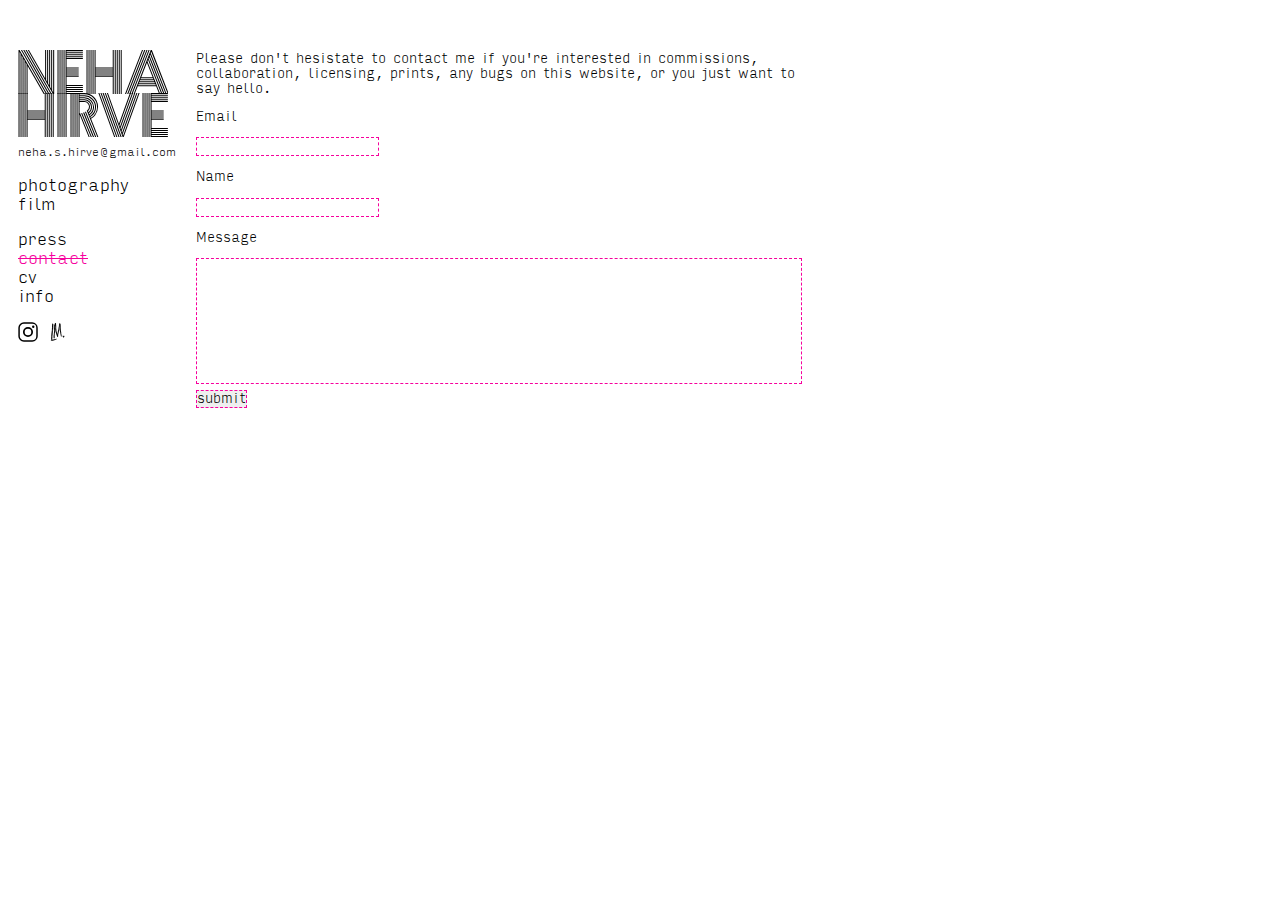
<file: contact.html>
<!DOCTYPE HTML>
<html>
<head>
  <title>Neha Hirve</title>
  <base>
  <link rel="stylesheet" href="style.css"></link>
  <link rel="shortcut icon" type="img/png" href="favicon.png"></link>
  <script src="https://ajax.googleapis.com/ajax/libs/jquery/3.4.1/jquery.min.js"></script>
  <script src="javascript.js"></script>
  <meta charset="utf-8">
  <meta name="description" content="photography portfolio">
  <meta name="keywords" content="photography,artist,neha,hirve,documentary,photojournalism">
  <meta name="author" content="Neha Hirve">
  <meta name="viewport" content="width=device-width, initial-scale=1.0">
</head>


<body>
  <div id="hamburger" onclick="menu()"><a href="#">X</a></div>
  <div id="grid">

  <nav class="griditem" id="index">
  <div class="sticky">
<a href="index.html">
  <div class="navigation logo">
    <svg version="1.1" id="Layer_1" xmlns="http://www.w3.org/2000/svg" xmlns:xlink="http://www.w3.org/1999/xlink" x="0px" y="0px"
    	 viewBox="0 0 402.5 234.2" style="enable-background:new 0 0 402.5 234.2;" xml:space="preserve">
    <text transform="matrix(1 0 0 1 -9.392 117.3595)"><tspan x="0" y="0" style="font-family:'Prisma'; font-size:150px;">NEHA</tspan><tspan x="0" y="117" style="font-family:'Prisma'; font-size:150px; letter-spacing:1;">HI</tspan><tspan x="140.1" y="117" style="font-family:'Prisma'; font-size:150px; letter-spacing:-1;">RVE</tspan></text>
    </svg>
  </div>
</a>
  <div class="navigation email">
    <a href="mailto:neha.s.hirve@gmail.com">neha.s.hirve@gmail.com</a>
  </div>


  <div class="navigation primary">
    <ul id="primary_nav">

      <li class="photo">photography
        <ul class="subnav">
          <a href="wildhunt.html"><li>wild hunt</li></a>
          <a href="forteana.html"><li>forteana</li></a>
          <a href="fullshade.html"><li>full shade / half sun</li></a>
          <a href="lightthatisleaving.html"><li>in a light that is leaving</li></a>
          <a href="corona.html"><li>both your memories are birds</li></a>
          <a href="nuclear.html"><li>nuclear truth</li></a>
        </ul>
      </li>

      <a href="film.html"><li>film
        <ul class="subnav">
        </ul>
      </li></a>

    </ul>
  </div>


  <div class="navigation secondary">
    <ul id="secondary_nav">
      <a href="press.html"><li>press</li></a>
      <a href="contact.html"><li>contact</li></a>
      <a href="cv.html"><li>cv</li></a>
      <a href="info.html"><li>info</li></a>
    </ul>
  </div>


  <div class="navigation social">
    <a href="https://instagram.com/nehahirve" target="_blank">
      <div class="social icon">
      <svg version="1.1" id="Layer_3" xmlns="http://www.w3.org/2000/svg" xmlns:xlink="http://www.w3.org/1999/xlink" x="0px" y="0px"
      	 viewBox="0 0 512 512" style="enable-background:new 0 0 512 512;" xml:space="preserve">
      <style type="text/css">
      	.st0{fill:none;stroke:#000000;stroke-width:38;stroke-miterlimit:10;}
      	.st1{fill:none;stroke:#000000;stroke-width:44;stroke-miterlimit:10;}
      	.st2{fill:#000000;}
      </style>
      <path class="st0" d="M364.5,485.5h-215c-67.1,0-122-54.9-122-122v-215c0-67.1,54.9-122,122-122h215c67.1,0,122,54.9,122,122v215
      	C486.5,430.6,431.6,485.5,364.5,485.5z"/>
      <circle class="st1" cx="255.7" cy="256" r="106.5"/>
      <circle class="st2" cx="390" cy="121.5" r="30.5"/>
      </svg>
      </div>
    </a>

    <a href="https://lavamousestudios.com" target="_blank"><div class="social icon">
<svg version="1.1" id="a83dff35-f5ec-47f2-9f59-0bfda9273abb"
	 					xmlns="http://www.w3.org/2000/svg" xmlns:xlink="http://www.w3.org/1999/xlink"
            x="0px" y="0px" viewBox="0 0 512 512"
	 					style="enable-background:new 0 0 512 512;" xml:space="preserve">
  <g>
	      <path style="fill-rule:evenodd;clip-rule:evenodd;" d="M221.5,434.4c-0.3-0.6-0.9-0.7-1.5-0.8c-0.1,1.3-0.7,1.4-1.7,1
		c0.1,0.7,0.1,1.4-1,1.5c-2.1,0.3-1.4-3.6-3.4-3.4c0.3-0.1,0.5-0.4,0.4-0.8c-0.1-0.3-0.4-0.4-0.6-0.4c0.2,1.3-2.6,0.9-3.6,1.5
		c-0.1,1.7,1.5,0.9,1.8,2c-2,1.4-5.5,1.4-7.4,1.7c-0.5,1-0.2,2.5-1.2,3.3c0.3-1.8-0.1-2.2-1.9-2.6c-0.1,0.9-0.7,1.7-1.4,2.1
		c-1.3-2.9-2.1,2.1-3.1,0.7c-0.1-0.9,1.5-0.8,0.8-2c-0.8,0.3-1.7,0.3-2.6,0c0.1,0.7,0.5,1.6-0.2,1.9c-0.2-0.6-0.2-1.6-1-1.6
		c-0.4,0.5-3.1,1.1-3.9,2.6c-0.2-1.3-0.9-1.7-2.2-1.4c-0.4,1.2,2.2,1.5,0.5,2.3c-0.7-0.5-1.4-0.9-2.2-1.4c-0.2,1.9-2.1,0.2-2.5-0.1
		c-0.2,1.9-1.2,3.7-2.8,4.7c-0.6-2.5-0.5-0.3-2.7-1.3c-0.1-0.8,1-0.7,1-1.4c-2.3,2-2.7-0.5-5-0.3c-0.2,2.2,2.8,0,2.8,1.9
		c-1.9-0.1-0.4,2.1-2.8,1.7c-0.1-0.8-0.3-1.5-0.4-2.3c-2.1,0.3-0.5,3.1-2.5,3.4c-2.6,0.8-2.5,0.3-4.1,1.8c-1.2-0.8,0.2-2-0.6-4.1
		c-1.9-0.3-0.9,1.5-0.9,2.5c-1.2,0.7-1.5,2-3.4,2.2c0-0.7,0.9-1.4-0.2-1.7c-0.5,2.4-1.3,0-3,0.4c-0.1,0.5,0.1,1.1-0.4,1.2
		c0,1.2,1,1,1.4,1.6c-1.9,0.8-1.4-1.3-2.6-1.4c0.1,1.3-2.5,0.5-3.5,1c0.5-1.5-2.3-2.4-2.5-0.9c0.5,0.1,1.2-0.1,1.2,0.5
		c-2.3,0-2.2-0.4-3.5,0.9c-0.6-3-1.3,0.8-2.3,0.8c-0.2-0.8-1-0.9-1.3-1.7c0.7-0.3,1.2-0.7,1.7-1.3c-0.9-0.2-0.6-1.8-2.4-1l0.1,2.3
		c-1.7,0.2-1.5,1-4.1,1.4c0.4-1.9-1-1.8-1.9-2.3c0.2,2.6-1.6,0.2-2.3,0c0.2,2.2,2.6,1.7,3,2.3c-1.2,2.3-2.2,0.3-4.1-0.5
		c-0.4,1.2-1.8,1.4-2.3,2.4c-0.3-0.8-1.3-1.2-2.1-0.9c-0.8,0.3-1.7,0.6-2.6,0.8c0-0.6,0.2-1.3,0.6-1.8c-1.1-0.5-2.3-0.8-2.8-1.8
		c0,0.6-0.2,1.3-0.7,1.7c0.3,0.8,2.2,0.2,2.3,1.2c-1.7-0.1-2.7,1.3-2.9-0.7c-1.6-0.5-1.2,1.2-2.4,1.1c-1.1-1,1.1-2.4-1-3
		c-0.2,0.5-0.1,1.1-0.7,1.1c-1.7-1.2-2.4,0-4.5-1c-0.3,1.5-0.6,3.1-1.7,3.7l12.3,17c-0.1-0.2-0.1-0.4-0.2-0.6
		c0.3,0.4,0.8,0.7,1.3,0.8L115,452.9c0-0.2,0.1-0.4,0.1-0.6l13.8,19.2c1.1,0.1,2.1-0.3,1.2-1.6c-0.3,0.8-1.2,1.2-2,0.9
		c0.1-0.8-0.6-1-0.2-2c1.6,2.6,4.5-3.1,2.6-4.1c-0.8,1.8-3.5,0.3-4.5,1.7c-0.3-3.6-0.1-12,2.2-14.2c0,1.6,3.6,0.6,3.8,2.1
		c0.4-0.9,3-2.2,1.8-3c-0.7,0.5-1.4,1.1-2.1,1.6c1.1-2.9,0.8-4.3,3.2-4c-2-0.2-1.8-3.5-1-4.2c-0.7-0.2-1.3-0.4-0.9-1.5
		c1.1,0.2,0.4,1.9,2.1,1.7c-0.6-2.5-2.3-4.2-3-6.5c1.1,0.4,1.3-0.7,1.9-1c0.1,1-1.2,3.2,0,3.3c0.1-0.9,3.1-0.8,1.5-1.7
		c-0.2,0.5-0.6,0.7-1.3,0.4c1.1-1-0.3-3.2,1.8-3.6l-2.4-3.8c1.9-0.2,1.6,1.3,2.7,1.8c0.2-1.6-0.7-2.4-1.2-3.5
		c0.1,1.3-3.3,1.8-2.3-0.4c1.3,1.8,2.3-1.8,3.9-2c0,0.5-0.2,1.3,0.4,1.4c0.2-1.6-0.7-2.2,0.6-3.2c-1.7-1-3.3,0.1-3.7-2.6
		c1.1,0.2,1.3-0.3,0.8-1.2c0.6,0.1,1.3,0,1.8-0.4c-0.9,1.2,0.4,3.2,0.9,1.5c-0.7-0.2-0.5-1.1-0.2-2c-0.9-0.2-2.2-0.1-2.2-1l0.3-1.9
		c0.5,1.8,3.4-1.5,2.1-2.3c-0.8,1.7-1.4-1.2-2.4,0.3c0.7-1.1-1.4-2.4,0.4-2.6c0.7,0.2,0.2,0.8-0.2,1.3c0.9,0,2.1,0.6,2.4-0.3
		c-0.8-1.5-2.4-2.2-2.3-4.3c0.1-0.5,2.2-1.6,1.8-0.4c-1.5,1.2,0,2.9,0.6,4c0.7-2.4-0.6-3.3,0.3-5.9c-2.1,0.3-0.7-2.2-0.2-2.7
		c-1.4,0.1-3.2-2.1-1.4-2.8c0.1,0.6,0.7,3.4,1.6,1.5c-0.7-0.2-0.5-1.1-0.3-2c-0.6-1-2.8-0.7-2.6-2.4c1.8-1.5-0.9-0.6-0.2-2.6
		c1,1,2.6,1.6,3.8,2.5c0.8-3.8-3.3,0-2.4-3.6c0.9,1.3,1.8,0.1,2.5-1c-1.1-0.2,1.4-2.4-0.8-2.7c-0.3,1.2-0.7,2.1-1.5,2.4
		c-0.8-1.9,1.1-3.3-0.4-5.3c0.6,0.1,1.3,0,1.8-0.4c-0.5-2.5,2.9-3.4,1.7-4.4c-1.1,1.8-1.6-1.7-2.1-2.2c0.8,0.2,1.6-0.3,1.9-1.1
		c-1,0-1.3-0.9,0.1-0.6c0.7-2.1-2.2-1.1-1.3-3.4c1.4-0.4,3.7,1.7,2.3,0.3c-3-1.6,0.5-2.9-0.4-5.9c-1.7-0.7-1.1-0.6-2.9-0.4
		c0.1,2.3,1.4,3,0,4.6c0.3-3.4-1.6-0.9-3.4-1.1c0.4-1.5,2.2-0.9,2.2-3c-0.7-1.1-1.4-2.3-1.9-3.5c1.6-4.4,1.5-9.8,1.6-15.1
		s0.1-10.6,1.8-15l1.2,0.1c-0.6,4.1-1.6,6.2,1,6.6c-0.2,0.7-1,0.6-1.8,0.5c1.1,2.3-1.6,4.5,0.5,5.9c-0.8-0.2-1.6,0.3-1.9,1.1
		c0.9,0.2,2.2,0,2.3,0.9l-1.2-0.1c0,3.4-0.7,4,0.5,6.6c-1.4,1.6-0.2,2.5-0.5,4.5c-0.5,0.1-1.1-0.1-1.2,0.5c0.8,2.1,2-1.5,2.3,0.3
		c-0.6,1.4-2.2,1.5-2.2,3.6c1.9-0.1,2.1,1.2,3.3,1.7c-0.6-2.4,1.9-5.4-0.3-7.2c2.8-1.7-0.7-3.5,1.3-6.4c-0.8-0.9-2.5-0.9-2-2.8
		c0.7,1.6,1.1,1.4,2.8,1c0.4-3.3,1.4-4.2-0.5-5.9c1.7-0.2-0.8-1.1-0.4-2l1.2,0.1c-0.3-3.2-0.1-5.1-0.4-7.2c0.5-0.1,1.1,0.1,1.2-0.5
		c-1.6-0.7,0.6-2,0.3-3.2c-0.7-0.2-1.7-0.1-1.7-0.8c2-0.2,0.6-2.1,1-4.5l1.2,0.1c0.1-1.8-0.1-3.6-0.7-5.3c1.6-0.5,1.9-4.3,0.5-5.1
		c0.1,1.1-1,1.7-1.2,0.5c3-2.2,0.8-5.3,3.2-9.4c-0.7-0.1-1.4-0.3-1-1.4c0.5-0.1,1.1,0.1,1.2-0.5c-0.6-0.6-0.1-1.2-0.3-3.3
		c-1.6,0.1-1.4-1.5-1.5-2.7c0.8-0.6,1.3-1.6,2.5-1.7c0.2-2-0.5-4-1.9-5.3c0.9-1.6,2.8,0.8,3-0.4c-1.7-0.6,0.7-1.3,0.2-2.6
		c-2.4-1.4-1.4-6.3,0.6-7.1c-0.4-0.2-0.6-0.6-0.5-1.3c4.1-0.1-0.7-0.3-1.1-1.4c0.9,0,2,0.2,1.8-1.2c-1-0.3-1.6,0.9-1.7-0.1
		c2-1.2,0.7-2.2,0.3-3.9c1.9,0.5,0.9-2.3,2.4-0.5c1.1-2.6-3-0.3-2.8-2.1c1.5-0.8-0.5-2.4,0.8-2.5c0.8,0,2,2.3,2.3,0.8
		c-0.8-0.4-1.4-1.2-1.6-2l1.8,0.1c-1.4-3.2-0.9-4.9,1.1-7.7c-1,0-1.8-0.6-2.3-1.4c1.4-0.5-0.3-2.9-0.3-3.9c1.1,0.6,2.7,3.4,3.5,0.9
		c-0.8-1.1-1.5-2.2-2.1-3.4c3.2,0.4,0.2-3,2.6-3.1c-1.1-2.2-1.2-4.3,0.9-5.8c-1.4,0.1-2.2-0.3-2.3-1.4c3-1.5,2.2-10.5,1.8-12.2
		c0.7,0,1.4-0.1,1.2-1.2c0.1-1.1-1.6-0.4-1.7-1.4c0.8-0.7,1.4-1.6,1.9-2.5c-0.7-0.3-1.3-0.8-1.7-1.4c0.4,0,0.7-0.1,0.6-0.6
		c0.8,0.1,0.5,1.2,1.1,1.4c-0.2-2,1-2.5,1.4-3.8c-1.1-0.5-1.5-1.8-1.6-3.3c0.6,0,0.7,0.6,1.1,0.7c0.1-0.8,0-1.8,0.7-1.9
		c0.5-1.8-1.1-1.4-1.1-2.6c1.9-1.2,0.2-3.7,1.4-6.4c-0.7-0.1-1.7,0-1.7-0.7c0.9-1.2,2.3-1.8,2.5-3.8c-0.4-0.2-1.1-0.1-1.1-0.7
		c2.3-0.7,0-2.6,1.4-4.5c-0.7-0.1-1.7,0-1.7-0.7c1.5-1.1-0.9-3.5,1.2-1.9c-1.5-2.5,1.1-3.1,0.2-4.5c-0.1-2.3-1.7,2.2-1.8-0.1
		c-0.8-2.6,2.6-0.1,2.4-1.8c-1.1-0.1-0.3-2.2-1.1-2.6c1.2,1.4,1.2-0.2,1.8-1.2c-1.6,0.1-2.5-0.3-2.3-2c0.8,0,0.5,1.1,1.1,1.3
		c0.9-1,1.1-4.7,0.2-5.8c3.1-3.3,0-10.9,1.7-14.8h1.2c0.5-2.2-2.4-0.9-1.7-3.3c1.7-1.3,0.9-2.1,0.7-5.1c0.7,0,0.9,1,1.2,0
		c-1.2-0.4-0.4-4,0.1-4.5c-0.9-1-1.1-2.6-1-4.5c1.5,0.1,1.9-0.9,2.4-1.9c-1-0.3-1.5,0.9-1.8,0c-0.2-2.6,2.1,0.8,1.8-2.5
		c-1-0.3-1.5,0.9-1.8-0.1c1.4-1.6-0.1-1.8-0.5-2.6c0.1,0.3,0.6-0.4,0.6-0.6c0-1-0.8-3.2,1.8-1.2c0.7-2-0.9-1.6-1.1-2.6
		c1.3-1.3,0.2-2.9-0.5-3.9c0.7,0,0.9,1,1.2,0c-1.2-0.2-1.1-1.8-1.7-2.6c0.7,0,0.9,1,1.2,0c-0.7-1.2-0.8-2.9-2.3-3.3
		c2.2,0.5,2-1.6,3-2.5c-3.5-0.2,0.2-4.1-2.2-5.2c1.5-0.9,2.1-2.8,3.1-4.4c-1.2-1.2-1.2-3.1-0.1-4.3c0.1-0.1,0.1-0.1,0.2-0.2
		c-3.1,0.2,1.4-1.7-0.5-1.9c-0.1,0.7-0.7,1-1.2,1.3l0.1-2.6c2.1,1.7,0.5-1.6,0.1-2.6c0.6-0.6,1.2-1.2,1.8-1.9
		c-1.6-0.7,0.2-2.7,0.1-3.9c-1-0.3-1.5,0.9-1.8,0c0.2-1.3,2.6-0.1,2.4-1.9c-3.5,0.9,0.4-2.3-1.7-3.3c0,0.4-0.5,0.7-0.6,0
		c2.8-1.1-0.8-1.8,0.1-4.5c0.6,0,0.7,0.5,1.2,0.7c-0.8-2.9-0.1-2.9,1.3-4.5c-1.3,0.2-2.2-0.2-2.3-1.3c1.5,0.1,1.9-1,2.4-1.9
		c-0.7-1.6-1.1-3.4-2.2-4.6c1.5,0.1,1.8,1.3,2.4-0.6c-2.5-0.9-0.1-3.5-0.4-5.8c-0.7-0.1-1.7,0.1-1.8-0.7c0.7,0.2,2.1-1.8,0.6-1.9
		c0,0.4-0.1,0.8-0.6,0.6c1.3-1.5-1.7-2.3-1.7-4.4c1.6,1.3,2.9-2.1,3.6-3.8c-0.5-0.2-1.2,0-1.2-0.7c3-0.8-1.2-3.5,0.7-5.1
		c-1.9,0.3-0.8-2.3-2.3-0.7c0.2-1.7-2.3-3.1,0.1-1.9c-0.3-2.8-2-5.3-2.2-6.5c-0.9,1.4-1.6-0.7-2.4,1.2c-0.4-0.9-1-1.8-1.7-2.6
		c0.7,2.7-0.8,7-4.3,7c1.6-2-1.4-2.3,0.1-4.5c-1.6-0.4-1-3.1-1.6-4.5c0.6-0.8,0.6-2.4,1.2-3.2c-1.2-1.5-2,1.1-3.5,1.2
		c-0.1-1.9-1.8-2.3-1.1-5.2c-1.9,0.7-1.3,0-3.5-0.1c0.1-1.4-0.4-2.1-1.7-2c-1.1,1.7-1.7,3.7-1.9,5.7c-2.2,1.8-3.2,1-5.3,2.5
		c0.1,5.3-1.8,16-1.1,21.2c-0.9,1.2-1.2,3-1.3,5.1c0.4,0.2,1.2,0,1.1,0.7c-1.4,0.1-0.2,2.2-0.1,2.6c-0.6,0-0.7-0.5-1.2-0.7
		c-0.8,3.6-0.9,9.7-0.4,16c-0.8,0.3-1.3,1.1-1.2,1.9c-0.2,2.9,0.7,6.7-0.2,9.6c0.7,0.1,1.7-0.1,1.7,0.7c-1.6,1.9-2.1,3.6-1.3,5.8
		c-0.7-0.2-2.1,1.8-0.6,1.9c0.2-2.2,1.6,0.1,1.8-1.2c-0.8,0-0.7-1.8,0-1.9c0.4,0.7,2.5,0,2.3,2.6c-0.7,2.5-4.2-0.5-5.3,2.4
		c1.3,1,0.9,1.6,0.5,3.2c0.7,0.8,0.6,2.3,0.5,3.9c-1.3,0.5,0.1,4.1-1.3,4.5c0,0.7,0.1,1.4,0.5,1.9c-0.8,0.5-1.6,6.2,0.4,5.8
		c-0.6-2.2,0.3-2.2-0.5-4.5c0.7,0.3,1.3,0.7,1.7,1.3c-1.6,1.1,1,3.2-1.3,3.8c0.5,0.7,2.2,0.2,1.7,2c-1.4-0.3-1.5-2.9-2.9-1.4
		c0,1.9,1.1,3.7,2.8,4.6c-0.5,1.4-1.4,2.7-2.4,3.8c2.2,2.2,0.7,4.5,2.8,6.5c-0.6-0.8-2.7-0.3-3.5,0.5c1.2,0.2,3.1,2.9,2.2,3.3
		c-1.6,0.1-0.4-2.5-2.3-2c0,2.2-1.1,2.7,0.5,3.9c0.1-1,0-2.2,1.2-1.9c0,1.8-1,1.3-0.1,2.6c-0.8-0.1-1.7,0.1-2.4,0.6
		c-0.1,5.2,0.6,6,0.2,11.5c0.1,1.3,1.5,1.3,1.7,2.6c-0.8-0.2-1-1.1-1.7-1.3c-1,3.4-1,5.5,0.9,7.7c-0.7,0.1-1.7-0.2-1.8,0.6
		c0.4,0.2,1.2,0.1,1.2,0.7c-1.9,1.3-0.9,2.6-0.2,5.1c-1.8,1.7-1.3,7.7-0.9,9.6c0.2-0.7,1-1.5,1.2-0.6c-0.2,1.3-1.2,1.7-1.8,2.5
		c1.3-0.4,2.3,2.4,1.1,2.6c-1,0-0.3-1.8-1.1-2c-0.2,2.7-1.5,4.8,0.4,6.4c-0.6,0-0.7,0.5-1.2,0.6c1,1.5-1.3,4.6,0.3,6.4
		c1-1.1-0.8-2.6,1.9-2.5c-0.7,0.9-0.7,1.5,0.5,1.9c0.2-0.7,1-1.5,1.2-0.6c-0.2,1.4-1.5,1.3-3,1.2c0,1.1-0.7,1.5-1.8,1.2
		c-0.1,0.8-0.3,4.6,0.5,2.6c0.1-0.8,0-1.8,0.7-1.9c0.5,0.2,2.5,1.8,1.1,2c-1-1.6,0.3,0.6-0.1,1.9c-1.5-0.1-1.8-1.3-2.4,0.5
		c1.8,0.5,2.4,0,2.9,0.8c-0.3,2.2-1.6-0.1-1.8,1.2c1.2,0.2,1.1,1.8,1.6,2.6c-1.1,0.2-1.5,1.3-3,1.1c-1.5,2.9,1.2,7.5,0.2,9.6
		c0.7-1.6-1.1-3.7-1.7-2c0.7,1.5-0.3,3.5,0.2,6.4l-1.2-0.1c0.6,1.7,0,3.3-0.8,5.1c2.4-0.6,1.4,2.3,2.8,2.7c-1,0.1-3.3-2.5-2.3-0.8
		c1.5,0.8-0.2,3.3-0.2,4.5c1.3,0,1.8,0.6,1.7,2c-0.3,0.7-0.7,1.4-1.3,1.9c0.1,2.1,0.1,4.2-0.1,6.4c-0.3,2.4-1.1,4.3-2.8,3
		c-0.7,2.9,1.7,2.7,2.7,4c-4.8-1.4-1.2,7.6-3.5,9.3c1.3,0.6,2.7-2.1,3-0.5c0,1-0.5,1.9-1.3,2.5c-0.6,0-1.3-0.3-1.7-0.8
		c-1,2.4,1.5,1.3,1,3.3c-0.6,0-0.7-0.6-1.1-0.7c0.3,2-0.8,2.3-0.8,3.8c1.5,0.2,3,0.3,2.8,2.1c-0.7-0.1-0.8-0.9-1.7-0.8
		c-0.9,1.7,3,1.8,1,2.6c-1.6-0.3-1.2-2.5-2.1-3.3c-1.1,2.5-2,4.5-0.5,6.3c-0.3-1.6,2.7-2.5,3-1.1l-1.8-0.1c-0.4,2.1,1.6,2,2.1,3.3
		c-2.7-1.1-2.6,1.4-4.8,0.9c0,3.2-0.6,5.9,1.3,6.5c-0.2,0.8-1,1.3-1.8,1.1c-0.5,8.2-1.8,11-0.9,17.7c-1.6,1.8-1.3,6.9,0.5,7.7
		c-0.6,3.5-1.2,4.4,0.6,6.4c-1.8,0.3-2.3,1.4-0.8,2.5c-0.2,1.8-2.6,0.9-2.6,2.9c0.2,2.1,1.8,1.4,2.2,2.1c0,1.5-0.4,2.4-1.4,2.4
		c-0.2-0.7-0.5-1.4-1-2c-0.4,1.9,1,3.1-0.5,4.4c1.1,0.3,1.2-0.7,1.9-1.1c-0.4,3.1,2.2-1.8,2.2,1.5c0.1,1.8-2.2,0.4-2.5,1.6
		c1,0.7,3.1,0.3,2.7,2.2c-2.6,0.4-1.7-2.3-3.9-2.3c-0.2,3.5,0.3,4.2-0.8,7.5c0.4,0.2,1.2,0.1,1.1,0.8c-0.9,0.7-0.9,2.7-1.1,4.3
		c0.8,0,1.5,0.6,1.6,1.5c-1.2-0.2-1.9,0.3-2,1.7c2.3,0.2-1,4.9,0.8,3.9l0.2-1.9c0.6,0.1,1.3-0.1,1.8-0.4c-1.6,2-0.7,4.8-2.4,5.5
		c0.8,0.2,0.3,1.6,0.3,2.6c2-0.2,2,1.3,2,2.8c-0.7,0-1.5,1-1.7-0.2c0.7,0,1.4,0,1.3-1.1l-1.7-0.2c0.5,2.2-0.7,3.3,0,4.5
		c0.1-0.3,0.4-0.5,0.7-0.5c0.3,0,0.5,0.3,0.5,0.6c-0.9-0.6-2.7,0.9-1.3,1.1c0.2-0.7,1-0.6,1.8-0.4c-1.3,1.3,0.1,0.7,0.3,2
		c-1,1.8-2.5,2.9-3,5.4c1.8-0.5,2.2-0.1,2.8,1.6c-1-0.4-2.1-0.3-3,0.2c0-0.8,0-1.5-1-1.4c-0.7,2.3,2.3,1.4,2.6,2.9
		c-1.1,0.8-1.8,2.2-1.7,3.6c0.2-0.5,0.6-0.7,1.2-0.5c-0.3,1.2,0.5,1.5,0.2,2.6c-4.2-0.9,1.2,5.3-2.6,5.4c-0.4,1.9,1.6,3.1-0.1,4.5
		c1.5,0.1,1.7,1.2,2,2.2c-1.9,0.3,0.4,1.8,0.2,2.6c-2.3,0.7-0.2,3.2-1.9,4.8c0.7,0.4,1.1,1.3,0.9,2.1c-1.5,0.1-1.6,2.2-2.3,3.5
		c1.8,0.1,3.2,1.4,3.6,3.2c0,2.1-0.7,3.1-1.8,3.5c0.2,0.5,0.3,2.7-0.7,3.8c1.9-0.2,1.7,1.3,2,2.3c-0.9,1.2-2.5,1.4-3,3.3
		c0.5,1,1.1,2,1.9,2.9c-1,5.1-1.2,5.2-3.2,7.8c4.5,4.1-0.6,9.3,0.5,15.6c-0.6-0.1-0.6-0.6-1-0.9c-0.2,3.3-1.3,4.4-0.2,7.1
		c-0.8,0.8-1.5,1.7-2.1,2.7l-5,9.3l16.8,7c0.3,0.1,0.5,0.2,0.8,0.3c0-0.9,0.7-1.6,1.6-1.6c1.5,0.7,3.6,0.3,5.6,0.1s3.9-0.3,5.4,1.2
		c1.5-0.8-0.8-1.5,0.7-1.7c0.2,0.8,0.9,1.1,0.6,2.4c1.4-0.6,2.9-1.1,4.4-1.3c1.2-0.1,2.3-0.7,3.2-1.5c1,0.1,1.1,1,2,1.1
		c0.1-0.5,0-1.2,0.6-1.2c5.1-0.4,7.4,1.2,10-1c0.4,0.8,1.2,1.2,2.1,1c1.1-1.1,4-1.1,5.2-2.2c0.9,2.1,4.4-0.5,5.2-1.7
		c0.2,0.4,0.1,1.1,0.8,1.1c0.3-0.9,0.9-1.6,1.8-2c3.8,0,6.4-0.6,9.5-3.1c2.4,2.2,4-1.1,7.3,0c0.2-2.1,3.7-2.5,5.6-2.2
		c2.1-1,4.8-2.3,6.9-1.9c1.8-1.3,5-1.7,6.6-3.2c1.4,2.2,3.1-1.2,4.9-1.7c1.1,0.4,2.2,0.3,3.3-0.1c1.3-2.6,5.9-3.6,8.2-1.9
		c-0.1-1.5,2.5-1.6,2.6-3c2,1.1,5.6-0.2,6.7-2.2c1.3,0.7,4-0.3,4.2-1.6c-0.8,0.1-1.8,0.5-2-0.1c0-0.7,0.5-1.1,1-1.5
		c-0.9,1.6,0.3,0.6,1,1.6c2.4-0.3,1.8-2.3,3.2-3.2c0.7,0.7,2.9-2,4-2.8c0.3,0.7-2.1,2.3-0.1,2.4c-0.1-1,0.8-1.6,2.2-1.8
		c-0.1-0.7-0.5-1.6,0.2-1.9c3.1-2.2,4.2-3.5,8.2-4.4c-0.1-1.2,1.4-1.5,2.1-2.3c0.2,0.4,0.7,0.5,1.4,0.3c0.5-1.8,2.1-3.1,3.9-3.3
		c-0.1-0.7-0.1-1.4,1-1.4c-0.9-1.6,0.2-2.2-0.1-3.6c-2.9,1.9-9.7,1.6-10.3,4.8c-0.4-0.8-1-0.8-0.4-1.7c-3.4,1.1-8.7,1.2-9.8,3.5
		c-1.4-1.5-2.9,0.1-4.4,1.1c-1.2,0.3-1.2-1.4-2.8-0.5c-0.1,2.6-5.1,2.8-5.9,2.6c-0.7-3.1,2.1-1.7,3.2-3.2c-0.4,0.1-0.8-0.3-0.1-0.6
		c2.5-0.3,2.8-1.7,5.5-1.9c-0.1-0.9-0.6-2,0.9-2c0.2,0.6,0.1,1.3-0.2,1.9c2.8-0.6,5-1.5,5.9-3.2c3.9-1.5,7-2.2,9.7-3.1
		c2.9-0.8,5.7-2.2,8.1-4.1c-3.1,0.4-6.2,1-9.2,1.8c-2.9,0.8-5.9,1.4-8.9,1.8c0.4,1.4-0.5,2-1.3,2.7l-0.4-1.7c-2.8,0-2.2,1.8-4.1,2.2
		c0-1-1.2-1.3-1.4-0.3c0.4-0.1,0.8,0.3,0.1,0.6C225.1,431.9,222,432.2,221.5,434.4z M110,331.2c0,0.8-0.2,1.1-0.7,1.2
		C109.3,331.7,109.5,331.3,110,331.2z M110,331.2C112,329.1,111.8,333.4,110,331.2z M163.1,84.3c0.3,0.3-0.4,0.8-0.6,0.6
		C162.2,84.6,163,84.2,163.1,84.3z M155.1,213.6l-1.2-0.1l0.1-1.3l1.2,0.1L155.1,213.6z M137.8,358c0-0.3,0.3-0.6,0.6-0.5
		c0.3,0,0.6,0.3,0.5,0.6C138.6,359,138.4,358,137.8,358z M131.2,446.1c-1.3,2.6-0.9,4.2-1.9,6.3
		C125.7,451.7,128.6,445.9,131.2,446.1z M192.6,441.1C190,441.8,192,438.9,192.6,441.1z M202.9,438.2c0.1,0.6-0.6,0.6-1.1,0.9
		C201.7,438.5,202.4,438.5,202.9,438.2L202.9,438.2z M212.7,435.9c-0.4-0.2,0.3-0.8,0.5-0.7C213.6,435.5,212.9,436.1,212.7,435.9
		L212.7,435.9z M230.9,432.1c0-0.7,0.6-0.5,0.6-0.1C231.6,432.7,231,432.5,230.9,432.1L230.9,432.1z M195.2,441.1
		c-0.4-0.2,0.3-0.8,0.5-0.7C196.1,440.7,195.4,441.3,195.2,441.1L195.2,441.1z M177.1,445.4c-0.4-0.2,0.3-0.8,0.5-0.7
		C178,445,177.3,445.5,177.1,445.4L177.1,445.4z M205.1,439.5c-0.4-0.2,0.3-0.8,0.5-0.7C206,439.1,205.3,439.7,205.1,439.5
		L205.1,439.5z M183.3,444.8c-0.4-0.2,0.3-0.8,0.5-0.7C184.1,444.4,183.5,445,183.3,444.8L183.3,444.8z M216.4,437.5
		c-0.4-0.2,0.3-0.8,0.5-0.7C217.2,437,216.6,437.6,216.4,437.5L216.4,437.5z M196.3,443.3c-0.6-0.6-0.9-1.1-0.1-0.6
		S197,444,196.3,443.3L196.3,443.3z M221.5,436.8c-0.4-0.2,0.3-0.8,0.5-0.7C222.4,436.4,221.7,437,221.5,436.8L221.5,436.8z
		 M208.1,441.2c-0.4-0.2,0.3-0.8,0.5-0.7C209,440.8,208.3,441.4,208.1,441.2L208.1,441.2z M219.5,439.7c-2.1,0.2-2.8,1.1-4.2,1.6
		C214.4,439.3,219.1,436.8,219.5,439.7L219.5,439.7z M120.9,452.4c1.8,0.7-0.8,1.5-1.3,1.7C117.9,453.4,121.4,453.7,120.9,452.4
		L120.9,452.4z M120.3,452.9l-1.2-0.1c0-0.4,0.1-0.8,0.1-1.2l1.2,0.1L120.3,452.9z M136.2,452.8c-0.3-0.3,0.4-0.8,0.6-0.6
		C137.1,452.5,136.3,453,136.2,452.8L136.2,452.8z M213.2,440.6c0-0.8,1.1-0.9,1.2-0.3C214,440.9,213.5,441.3,213.2,440.6
		L213.2,440.6z M162.1,77.2v1.3h-1.2v-1.3L162.1,77.2z M210.2,442c-0.1-0.7,1-0.8,1.7-1C212,441.6,210.9,441.7,210.2,442z
		 M161.3,59.2c0.6,0,0.4,0.8,0.6,1.3C161.3,60.5,161.4,59.7,161.3,59.2z M161.2,63.7c0.3-0.3,0.7,0.5,0.6,0.7
		C161.5,64.7,161.1,63.9,161.2,63.7z M160.8,83c0.6,0,0.4,0.8,0.6,1.3C160.8,84.3,160.9,83.5,160.8,83z M160.8,84.9
		c0.3-0.3,0.7,0.5,0.6,0.7C161,85.9,160.6,85.1,160.8,84.9L160.8,84.9z M129,466.3c0.7,0.3,0.3,1.4-0.3,1.3
		C128,467.1,128.9,467,129,466.3z M159.4,115.2c0.3-0.3,0.7,0.5,0.6,0.7C159.7,116.1,159.3,115.3,159.4,115.2L159.4,115.2z
		 M170,451.4c-0.4-0.2,0.3-0.8,0.5-0.7C170.9,450.9,170.2,451.5,170,451.4z M160.2,57.9c0.3-0.3,0.7,0.5,0.6,0.7
		C160.4,58.9,160,58.1,160.2,57.9z M159.3,96.5c0.3-0.3,0.7,0.5,0.6,0.7S159.1,96.7,159.3,96.5L159.3,96.5z M158.8,119.6
		c0.3-0.3,0.7,0.5,0.6,0.7C159,120.6,158.6,119.8,158.8,119.6L158.8,119.6z M157.7,159.5c0.3-0.3,0.7,0.5,0.6,0.7
		C157.9,160.5,157.5,159.7,157.7,159.5L157.7,159.5z M130.8,451.3c0.6,0.1,0.3,0.9,0.3,1.4C130.6,452.6,130.8,451.8,130.8,451.3z
		 M216.2,442.3c-0.4-0.2,0.3-0.8,0.5-0.7C217.1,441.9,216.4,442.5,216.2,442.3L216.2,442.3z M158.2,120.9c0.3-0.3,0.7,0.5,0.6,0.7
		S158,121.1,158.2,120.9z M157.3,152.4c0.3-0.3,0.7,0.5,0.6,0.7C157.6,153.4,157.1,152.6,157.3,152.4z M135.3,426.3
		c-0.3,0.8-1.2,1.2-2,1l0.3-1.9C134,425.9,134.6,426.3,135.3,426.3L135.3,426.3z M130.7,448.7c0.4-0.3,0.6,0.6,0.4,0.8
		C130.8,449.7,130.5,448.8,130.7,448.7L130.7,448.7z M159.7,52.8c-0.2,0.7-1.2,0.4-1.2,1.3C156.9,53.7,158.5,52,159.7,52.8
		L159.7,52.8z M155.4,191.8c0.6,0,0.4,0.8,0.5,1.3C155.4,193,155.5,192.2,155.4,191.8L155.4,191.8z M132.5,435.8
		c0.4-0.3,0.7,0.6,0.5,0.7C132.6,436.8,132.3,435.9,132.5,435.8L132.5,435.8z M129.6,456.4c-0.3-0.3,0.4-0.7,0.6-0.6
		S129.8,456.5,129.6,456.4L129.6,456.4z M153.9,214.9c0.7,0.1,0.4,1.2,0.5,2C153.7,216.7,153.9,215.6,153.9,214.9L153.9,214.9z
		 M153.6,220.7c0.3-0.3,0.7,0.5,0.6,0.7C153.8,221.7,153.4,220.9,153.6,220.7L153.6,220.7z M131.1,440.1c0.4-0.3,0.6,0.6,0.5,0.7
		C131.2,441.1,130.9,440.3,131.1,440.1z M158,50.2c0.3-0.3,0.7,0.5,0.6,0.7C158.3,51.2,157.8,50.3,158,50.2z M157.1,90
		c0.3-0.3,0.7,0.5,0.6,0.7C157.4,91,157,90.2,157.1,90z M154.5,182.6c1.1-0.2,0.8,3-0.6,1.9v-1.3
		C154.4,183.4,154.5,183.1,154.5,182.6L154.5,182.6z M134.5,417c0.6,0.1,0.3,0.9,0.4,1.4C134.3,418.2,134.6,417.5,134.5,417z
		 M134.2,418.9c0.4-0.3,0.7,0.6,0.5,0.7C134.3,419.9,134,419.1,134.2,418.9L134.2,418.9z M135.4,407.3c0.6,0.1,0.3,0.9,0.4,1.4
		C135.2,408.5,135.4,407.8,135.4,407.3L135.4,407.3z M132.5,425.2c0.4-0.3,0.6,0.6,0.5,0.7C132.6,426.2,132.3,425.4,132.5,425.2
		L132.5,425.2z M152.8,198.1c0.3-0.3,0.7,0.5,0.6,0.7C153.1,199.1,152.6,198.2,152.8,198.1L152.8,198.1z M151.2,234.2
		c0.3-0.3,0.7,0.5,0.6,0.7S151,234.3,151.2,234.2L151.2,234.2z M150.6,243.8c0.3-0.3,0.7,0.5,0.6,0.7
		C150.9,244.8,150.5,244,150.6,243.8L150.6,243.8z M134.1,411.7c0.4-0.3,0.7,0.6,0.5,0.7C134.2,412.7,133.9,411.8,134.1,411.7z
		 M131.7,426.4c0.6,0.1,0.3,0.9,0.4,1.4C131.5,427.7,131.8,426.9,131.7,426.4z M150.2,241.8c0.7,0.2,0.5,1.3-0.1,1.3
		C149.8,242.5,149.4,241.9,150.2,241.8L150.2,241.8z M149.6,252.1c0.7,0.1,0.4,1.2,0.5,2C149.4,254,149.7,252.9,149.6,252.1
		L149.6,252.1z M132.4,418.6c0.4-0.3,0.7,0.6,0.5,0.7S132.3,418.8,132.4,418.6z M131.7,423.1c0.4-0.3,0.7,0.6,0.5,0.7
		C131.8,424.1,131.5,423.2,131.7,423.1z M155.6,52.7c0.7,0.1,0.3,0.7,0,0.7C154.9,53.2,155.3,52.7,155.6,52.7z M155.6,54.6
		c0.3-0.3,0.7,0.5,0.6,0.7C155.8,55.6,155.4,54.8,155.6,54.6L155.6,54.6z M152.1,185.8c0.3-0.3,0.7,0.5,0.6,0.7
		C152.3,186.8,151.9,186,152.1,185.8L152.1,185.8z M148.7,258.5c0.3-0.3,0.7,0.5,0.5,0.7C148.9,259.5,148.5,258.7,148.7,258.5
		L148.7,258.5z M137.9,380.8c-0.2,0.7-1.2,0.3-1.3,1.1c-0.6-0.2-0.2-1.3-1-1.4c0.3-0.8,1.1-0.9,1.4-1.8
		C139,379.2,136.7,380.5,137.9,380.8z M152.6,152.3c0.6,0.1,0.3,0.7,0,0.6C151.9,152.8,152.3,152.3,152.6,152.3L152.6,152.3z
		 M140.2,351.8c0.3-0.3,0.7,0.5,0.5,0.7S140,351.9,140.2,351.8z M139.2,361.4c0.3-0.3,0.7,0.5,0.5,0.7
		C139.4,362.4,139,361.6,139.2,361.4L139.2,361.4z M134.8,395.4c0.6,0.2,0.2,0.7-0.1,0.6C134,395.8,134.4,395.4,134.8,395.4
		L134.8,395.4z M154.3,59.1c0.3-0.3,0.7,0.5,0.6,0.7C154.6,60.1,154.1,59.2,154.3,59.1z M145.7,285.5c0.3-0.3,0.7,0.5,0.5,0.7
		C145.9,286.5,145.5,285.7,145.7,285.5z M143.9,308c0.3-0.3,0.7,0.5,0.5,0.7C144.1,309,143.7,308.2,143.9,308z M143.5,313.1
		c0.6,0.1,0.4,0.8,0.5,1.3C143.4,314.4,143.5,313.7,143.5,313.1L143.5,313.1z M141.1,338.9c0.6,0.2,0.2,0.7-0.1,0.6
		C140.3,339.3,140.7,338.8,141.1,338.9L141.1,338.9z M153.8,54.6c0.3-0.3,0.7,0.5,0.6,0.7C154.1,55.5,153.6,54.8,153.8,54.6
		L153.8,54.6z M147.9,241.1c0.3-0.3,0.7,0.5,0.6,0.7S147.7,241.2,147.9,241.1L147.9,241.1z M140.2,341.4c0.3-0.3,0.7,0.5,0.5,0.7
		C140.4,342.4,140,341.5,140.2,341.4L140.2,341.4z M139.6,346.5c0.6,0.2,0.3,0.7-0.1,0.6C138.9,347,139.3,346.5,139.6,346.5
		L139.6,346.5z M139.5,347.8c0.3-0.3,0.7,0.5,0.5,0.7C139.6,348.8,139.3,348,139.5,347.8L139.5,347.8z M136.1,376.7
		c0.3-0.3,0.7,0.6,0.5,0.7C136.2,377.7,135.9,376.8,136.1,376.7L136.1,376.7z M135.9,377.9c0.8,0.4-0.1,0.6-0.2,1.3
		C135,379,135.3,377.9,135.9,377.9L135.9,377.9z M145.2,224.8c-1.3-2.1-1.4-5.5-2.6-7.9c2.3-0.2,1.7-3.8,3.2-5
		c-1.5-1.4-1.7-4.1-1.4-7.1l2.3,0.1c-2.1-1.8-0.9-3.9-1.5-6.5c-0.2-1.1,0.5-1.2,1.2-1.2c-2.3-1.8,1-5.2-1.5-7.1
		c0.4-1.1,1.4-0.4,1.1,0.7c1.8-1.5-0.6-3.9-0.4-5.8c0-1.4,0.6-2,1.8-1.9c-1.2-1.4,0.1-2.1,0.7-3.2c-2,0.1-2.1-1.9-1-4.5
		c1.3-0.1,0.2,2.3,0.5,3.2c1.3-2,0.4-6.7,1.5-9c1.9,0.3,0.6,2.8,0.5,3.9s0.6,1.1,0.5,1.9c-0.2,5.2-1,11.7-1.9,18.6
		c-0.2,1.5,0.1,2.4,1.1,2.6c-0.3,0.9-0.9,1.6-1.3,2.5c0.8,4.3,2.5,11.4-0.1,16.8c0.2,0.9,1,1.1,1.1,2c0.3,1.8-1.2,1.2-1.3,2.5
		c0.9,0.9,0,3.6,1,4.6c-0.2,2.3-2.5,6.9-0.4,7.7c-0.6,0.8-2,0.7-2.4,1.8c-2.1,0.2-1.3-2.4-3.4-2.1c-0.3-1,0.9-3.3-0.4-3.2
		c0.2-0.7,0.6-0.3,0.6,0C142.8,228.3,143,225.2,145.2,224.8L145.2,224.8z M140.1,336.8c0.6,0.2,0.3,0.7-0.1,0.6
		C139.4,337.3,139.8,336.8,140.1,336.8L140.1,336.8z M144.9,270.6c0.3-0.3,0.7,0.5,0.6,0.7C145.1,271.6,144.7,270.8,144.9,270.6
		L144.9,270.6z M144,284.7c0.3-0.3,0.7,0.5,0.5,0.7C144.2,285.7,143.8,284.9,144,284.7z M143.4,291.8c0.3-0.3,0.7,0.5,0.5,0.7
		C143.6,292.8,143.2,292,143.4,291.8L143.4,291.8z M142.3,306.6c0.7,0.2,0.5,1.3-0.1,1.3C141.9,307.3,141.6,306.7,142.3,306.6
		L142.3,306.6z M141.8,313c0.3-0.3,0.7,0.5,0.5,0.7C141.9,314,141.5,313.2,141.8,313L141.8,313z M141.4,316.9
		c0.3-0.3,0.7,0.5,0.5,0.7C141.5,317.9,141.2,317,141.4,316.9L141.4,316.9z M141,321.4c0.4,1-0.4,0.5-0.6,0
		c-0.3-0.9,0.5-1.4,0.6-0.6C141,320.9,140.9,321.2,141,321.4L141,321.4z M140.7,324.6C142.7,323.6,137.4,327.1,140.7,324.6z
		 M144.7,256.4c-0.3,1.2-1.7,1.1-1.4,3.1c-4.6,0.5-1.9-4.7-0.8-6.5c0-0.6-0.7-0.5-1.1-0.7c1.2-3.7-0.1-4.6-0.8-7.8
		c2.4,0.6-0.7-2.5,1.9-2.5c0.1-1.3-1.6-0.9-1-2.6c0-2.3,2.1-2,2.6-3.7c1.3,1.5,1.5,0.6,2.9,1.4c0,2.1-1.1,4.3-1.6,7.7
		c-0.5-0.1-0.5-0.7-1.1-0.7c2.1,1-0.4,5.2,0.1,9c0-0.1,1,1.9-0.7,1.9C143.3,256.1,144,256.2,144.7,256.4L144.7,256.4z M145.4,255.1
		c0.3-0.3,0.7,0.5,0.5,0.7C145.6,256.1,145.2,255.3,145.4,255.1L145.4,255.1z M144.9,262.2c0.3-0.3,0.7,0.5,0.5,0.7
		S144.7,262.4,144.9,262.2L144.9,262.2z M143.5,290.5c-0.6,1.5-3.7,0.4-2.8-1.5C142.5,288.7,141.7,290.9,143.5,290.5L143.5,290.5z
		 M141.9,303.3c1,0.6-0.4,0.7-1.2,0.5C139.7,303.3,141.1,303.2,141.9,303.3L141.9,303.3z M139.1,334.8c0.6,0.1,0.4,0.8,0.5,1.3
		C139,336,139.2,335.3,139.1,334.8L139.1,334.8z M127.8,421.8c0.4-0.3,0.7,0.6,0.5,0.7C127.9,422.8,127.6,421.9,127.8,421.8
		L127.8,421.8z M144.4,269.2c-1.1-1.1-0.7,0-2.3-0.2c0.2-1.5,0-2.4-1-2.6c0.2-0.7,0.6-0.3,0.6,0c1.6-0.6,1-4.1,0.4-5.8
		c0.2-1.6,0.9,0.9,2.3,0.1c-0.1,0.6-0.8,0.5-1.2,0.6c0.5,1.7,0.8,4.4-0.9,5.1C142.3,268.1,145,267.1,144.4,269.2L144.4,269.2z
		 M141.9,288.4c-2.6,0.6,1.4-4.3-0.8-5.2c0.4-0.5,0.7-1.2,0.7-1.9c0.1-2-1.4-4.7,1.5-4.4C143.1,281.2,143.6,284.4,141.9,288.4
		L141.9,288.4z M141.6,300c1,1.7-2.3-0.9-1.6-2.7C141.7,297.2,140.4,299.8,141.6,300L141.6,300z M139.2,315.4c0.7,0,0.6-1.1,0.8-1.9
		c0.9-1.1,1.2,2.8,0.2,3.9c-1.4,0.1-0.5-1.9-1.6-2.1C137.2,317.5,139,313.1,139.2,315.4L139.2,315.4z M139.7,322.5
		c0.3-0.3,0.7,0.5,0.5,0.7S139.5,322.7,139.7,322.5L139.7,322.5z M122.9,445.9c0.4-0.3,0.7,0.6,0.4,0.7
		C123,446.9,122.7,446,122.9,445.9z M138.5,321.8c0.3-0.3,0.7,0.5,0.5,0.7C138.7,322.8,138.4,321.9,138.5,321.8L138.5,321.8z
		 M141.9,271.7c0.3-0.3,0.7,0.5,0.5,0.7C142.1,272.7,141.7,271.8,141.9,271.7L141.9,271.7z M139.7,301.8c0.7,0.2,0.3,0.7-0.1,0.6
		C139,302.3,139.4,301.8,139.7,301.8L139.7,301.8z M138.2,318.5c0.3-0.3,0.7,0.5,0.5,0.7C138.4,319.5,138.1,318.7,138.2,318.5z
		 M139.8,292.8c0.3-0.3,0.7,0.5,0.5,0.7C140,293.8,139.6,293,139.8,292.8z M226.3,451.4c-0.4-0.2,0.3-0.8,0.5-0.7
		C227.2,450.9,226.5,451.5,226.3,451.4z M148.6,49.3c0.8,0.2,0.5,1.6,0.5,2.6C147.8,51.7,147.9,50.2,148.6,49.3z M140.1,281.9
		c0.6,0,0.4,0.8,0.5,1.3C140,283.1,140.2,282.4,140.1,281.9z M138.8,297.9c0.6,0.1,0.4,0.8,0.5,1.3
		C138.7,299.2,138.9,298.4,138.8,297.9L138.8,297.9z M137.9,309.4c0.7,0.2,0.5,1.3-0.1,1.3C137,310.4,137.9,310.2,137.9,309.4
		L137.9,309.4z M228.3,451.5c-0.4-0.2,0.3-0.8,0.5-0.7C229.2,451,228.5,451.6,228.3,451.5z M137.5,307.5
		C139.4,305.9,135.7,309.3,137.5,307.5z M137,313.3c0.6,0.1,0.4,0.8,0.5,1.3C136.9,314.5,137.1,313.8,137,313.3L137,313.3z
		 M220.3,454c0,0-0.2-0.5-0.1-0.6c2.1-0.9,0.7,2.5-0.2,1.9C220,455.4,220.3,454.1,220.3,454z M126.3,396.1c0.3-0.3,0.7,0.6,0.5,0.7
		C126.5,397.2,126.2,396.3,126.3,396.1L126.3,396.1z M223.1,454.5c-0.4-0.2,0.3-0.8,0.5-0.7C224,454.1,223.3,454.7,223.1,454.5
		L223.1,454.5z M135.1,308.5c0.7,0.2,0.5,1.3-0.1,1.3C134.6,309.2,134.3,308.6,135.1,308.5L135.1,308.5z M137.1,273.9
		c0.3-0.3,0.7,0.5,0.6,0.7C137.3,274.9,136.9,274.1,137.1,273.9L137.1,273.9z M132.6,328.9c0.3-0.3,0.7,0.5,0.5,0.7
		S132.4,329.1,132.6,328.9L132.6,328.9z M133.4,314.1c0.6,0.2,0.3,0.7-0.1,0.6C132.6,314.7,133,314.2,133.4,314.1L133.4,314.1z
		 M144.2,38.9c0.7,0.1,0.3,0.7,0,0.6C143.5,39.4,143.9,38.9,144.2,38.9z M128.8,348.6c1.1-1.2,0-0.8,0.3-2.5
		C130.9,345.2,130.4,349.8,128.8,348.6z M129.7,340.3c0.3-0.3,0.7,0.5,0.5,0.7C129.9,341.3,129.5,340.5,129.7,340.3L129.7,340.3z
		 M118.8,418.4c0.4-0.3,0.7,0.6,0.5,0.7S118.6,418.5,118.8,418.4z M142.4,42.1c0.3-0.3,0.8,0.5,0.6,0.7
		C142.6,43.1,142.2,42.3,142.4,42.1z M139.2,474.5c-0.4-0.3,0.4-0.8,0.6-0.6C140.2,474.1,139.4,474.6,139.2,474.5z M136.8,185.9
		c0.3-0.3,0.7,0.5,0.6,0.7C137.1,186.9,136.7,186,136.8,185.9L136.8,185.9z M134.4,241c0.3-0.3,0.7,0.5,0.6,0.7
		S134.2,241.1,134.4,241z M136.8,152.5c-1.5-0.1-1.1-2.2-1.1-3.9c-1.7-2.9,0.1-4.8-1.5-7.8c0.1-1.9,1.6-2.1,1.9-3.8
		c0.8,1.8-0.2,3,1.6,4.6C136.2,146.7,138.8,147.6,136.8,152.5L136.8,152.5z M115.1,422.9c0.4-0.3,0.7,0.6,0.5,0.7
		C115.2,423.9,114.9,423.1,115.1,422.9z M117.9,475.7c0.1-0.6,0.8-0.4,1.4-0.5C119.3,475.8,118.5,475.6,117.9,475.7L117.9,475.7z
		 M137.1,118.5c0.7,0.1,0.3,0.7,0,0.6C136.4,119,136.8,118.4,137.1,118.5z M136.1,135.1c0.3-0.3,0.8,0.5,0.6,0.7
		S135.9,135.3,136.1,135.1L136.1,135.1z M134.9,135.1c0.6,0,0.4,0.8,0.6,1.3C134.9,136.4,135,135.6,134.9,135.1L134.9,135.1z
		 M136,478.6c-0.4-0.3,0.5-0.8,0.7-0.6C137,478.3,136.2,478.8,136,478.6z M132.8,183.8c0.3-0.3,0.7,0.5,0.6,0.7
		C133.1,184.8,132.6,184,132.8,183.8z M132.5,192.8c0.3-0.3,0.7,0.5,0.6,0.7S132.3,192.9,132.5,192.8L132.5,192.8z M132.1,201.8
		c0.3-0.3,0.7,0.5,0.6,0.7S132,201.9,132.1,201.8L132.1,201.8z M117.7,478.6c0.2-0.6,0.7-0.3,0.7,0.1
		C118.2,479.4,117.7,479,117.7,478.6z M131.4,204.3c0.3-0.3,0.7,0.5,0.6,0.7S131.3,204.4,131.4,204.3L131.4,204.3z M103.8,461
		c0.6,0.1,0.3,0.9,0.3,1.4C103.5,462.2,103.8,461.5,103.8,461z M132.8,149.8c0.3-0.3,0.7,0.5,0.6,0.7S132.6,150,132.8,149.8
		L132.8,149.8z M130,223.4c0.3-0.3,0.7,0.5,0.6,0.7C130.2,224.4,129.8,223.6,130,223.4z M132.1,153c0.3-0.3,0.7,0.5,0.6,0.6
		C132.3,154,131.9,153.2,132.1,153z M131.4,174.1c0.7,0.1,0.3,0.6,0,0.6C130.7,174.6,131.1,174.1,131.4,174.1L131.4,174.1z
		 M131.1,182.5c0.3-0.3,0.7,0.5,0.6,0.7C131.3,183.4,130.9,182.6,131.1,182.5L131.1,182.5z M119.8,349.5c0.3-0.3,0.7,0.5,0.5,0.7
		C120,350.5,119.7,349.7,119.8,349.5z M115.3,386.8c0.3-0.3,0.7,0.6,0.5,0.7C115.4,387.8,115.1,387,115.3,386.8z M114.4,392.5
		c0.4-0.3,0.7,0.6,0.5,0.7C114.6,393.5,114.3,392.7,114.4,392.5z M114.1,395c0.6,0.1,0.3,0.8,0.4,1.3
		C113.9,396.3,114.1,395.5,114.1,395L114.1,395z M131.5,151.7c0.3-0.3,0.7,0.5,0.6,0.7C131.8,152.7,131.4,151.9,131.5,151.7z
		 M130.2,189.5c0.6,0,0.4,0.8,0.5,1.3C130.2,190.7,130.4,190,130.2,189.5z M120.8,335.5c0.3-0.3,0.7,0.5,0.5,0.7
		C120.9,336.5,120.6,335.7,120.8,335.5L120.8,335.5z M130,179.2c0.3-0.3,0.7,0.5,0.6,0.7S129.9,179.4,130,179.2z M128.9,208
		c0.3-0.3,0.7,0.5,0.6,0.7C129.1,209,128.7,208.2,128.9,208z M113.9,387.9c0.3-0.3,0.7,0.6,0.5,0.7
		C114.1,388.9,113.8,388.1,113.9,387.9L113.9,387.9z M130.9,150.4c0,0.4,0,0.9,0,1.3h-1.2v-1.3L130.9,150.4z M130.4,166.4
		c0.1,1-0.6,1.1-0.6,1.9c-0.6-0.2-0.4-1.3-1.1-1.3C128.8,166.2,129.8,166.5,130.4,166.4L130.4,166.4z M124.3,278.8
		c0.3-0.3,0.7,0.5,0.5,0.7S124.2,279,124.3,278.8L124.3,278.8z M120,330.3c0.3-0.3,0.7,0.5,0.5,0.7S119.9,330.5,120,330.3L120,330.3
		z M131.2,91.3c0.3-0.3,0.7,0.5,0.6,0.7C131.6,92.3,131.1,91.5,131.2,91.3L131.2,91.3z M130.1,137.5c0.7,0.1,0.3,0.6,0,0.6
		C129.5,138,129.8,137.5,130.1,137.5L130.1,137.5z M123.7,280c0.3-0.3,0.7,0.5,0.5,0.7S123.6,280.2,123.7,280L123.7,280z
		 M112.7,388.4c0.6,0.2,0.2,0.7-0.1,0.6C112,388.8,112.4,388.4,112.7,388.4L112.7,388.4z M131.1,74c0.6,0,0.4,0.8,0.6,1.3
		C131.1,75.3,131.2,74.5,131.1,74z M131,79.1c0.3-0.3,0.7,0.5,0.6,0.7C131.2,80.1,130.8,79.3,131,79.1z M129.8,129.8
		c0.3-0.3,0.7,0.5,0.6,0.7C130,130.8,129.6,130,129.8,129.8L129.8,129.8z M126.3,227.7c0.3-0.3,0.7,0.5,0.6,0.7
		C126.5,228.7,126.1,227.9,126.3,227.7L126.3,227.7z M117.5,344.1c0.3-0.3,0.7,0.5,0.5,0.7C117.7,345.1,117.3,344.3,117.5,344.1
		L117.5,344.1z M129.7,111.2c0.3-0.3,0.7,0.5,0.6,0.7S129.5,111.4,129.7,111.2L129.7,111.2z M129.5,117.6c0.3-0.3,0.7,0.5,0.6,0.7
		S129.3,117.8,129.5,117.6L129.5,117.6z M128.3,161.8c0.3-0.3,0.7,0.5,0.6,0.6C128.5,162.8,128.1,162,128.3,161.8L128.3,161.8z
		 M127.2,193.8c0.3-0.3,0.7,0.5,0.6,0.7C127.4,194.8,127,194,127.2,193.8L127.2,193.8z M117.1,342.2c0.3-0.3,0.7,0.5,0.5,0.7
		C117.3,343.2,116.9,342.3,117.1,342.2z M113.2,375.6c0.3-0.3,0.7,0.5,0.5,0.7C113.3,376.6,113,375.8,113.2,375.6z M129,113.1
		c0.3-0.3,0.7,0.5,0.6,0.7S128.9,113.3,129,113.1z M128.9,118.9c0.3-0.3,0.7,0.5,0.6,0.7C129.1,119.9,128.7,119.1,128.9,118.9
		L128.9,118.9z M128.9,120.8c0.3-0.3,0.7,0.5,0.6,0.7S128.7,121,128.9,120.8L128.9,120.8z M126.7,190c0.7,0.1,0.3,0.7,0,0.6
		C126,190.5,126.4,190,126.7,190z M126.4,199c0.3-0.3,0.7,0.5,0.6,0.7C126.6,199.9,126.2,199.1,126.4,199L126.4,199z M121.3,288.9
		c0.7,0.2,0.3,0.7,0,0.6C120.6,289.3,121,288.8,121.3,288.9L121.3,288.9z M127.1,161.9c0.3-0.3,0.7,0.5,0.6,0.7
		C127.3,162.8,126.9,162,127.1,161.9L127.1,161.9z M126.5,180.5c0.6,0,0.4,0.8,0.5,1.3C126.4,181.6,126.6,180.9,126.5,180.5
		L126.5,180.5z M118,321.2c0.3-0.3,0.7,0.5,0.5,0.7C118.2,322.1,117.8,321.3,118,321.2z M126.6,159.2c0.3-0.3,0.7,0.5,0.6,0.7
		C126.8,160.2,126.4,159.4,126.6,159.2L126.6,159.2z M126.3,170.8c0.3-0.3,0.7,0.5,0.6,0.6C126.5,171.7,126.1,170.9,126.3,170.8
		L126.3,170.8z M126.1,175.9c0.3-0.3,0.7,0.5,0.6,0.7C126.3,176.9,125.9,176,126.1,175.9L126.1,175.9z M126.1,177.2
		c0.3-0.3,0.7,0.5,0.6,0.7S125.8,177.3,126.1,177.2L126.1,177.2z M125.4,195.7c1.4-2.4-0.3,1.7-0.6,1.3
		C124.2,196.3,125.3,195.8,125.4,195.7L125.4,195.7z M124.9,206.6c0.3-0.3,0.7,0.5,0.6,0.7C125.1,207.5,124.7,206.7,124.9,206.6
		L124.9,206.6z M115.6,340.1c0.3-0.3,0.7,0.5,0.5,0.7C115.7,341.1,115.4,340.3,115.6,340.1z M125.1,186.1c0.3-0.3,0.7,0.5,0.6,0.7
		S124.9,186.2,125.1,186.1L125.1,186.1z M123.7,220.6c0.3-0.3,0.7,0.5,0.6,0.7C123.9,221.6,123.5,220.7,123.7,220.6L123.7,220.6z
		 M123.6,222.5c0.8,0.3-0.1,0.6,0,1.3C122.8,223.6,123,222.5,123.6,222.5L123.6,222.5z M123.4,227c0.3-0.3,0.7,0.5,0.6,0.7
		C123.6,227.9,123.2,227.1,123.4,227L123.4,227z M123.1,232.7c0.3-0.3,0.7,0.5,0.6,0.7C123.3,233.7,122.9,232.9,123.1,232.7
		L123.1,232.7z M120.1,281.7c0.3-0.3,0.7,0.5,0.5,0.7C120.3,282.7,119.9,281.9,120.1,281.7L120.1,281.7z M122.9,235.2
		c0,0.4-0.1,0.9-0.1,1.3l-1.2-0.1l0.1-1.3L122.9,235.2z M121.9,242.2c0.7,0.2,0.3,0.7,0,0.6C121.3,242.7,121.6,242.2,121.9,242.2
		L121.9,242.2z M121.5,249.2c0.7,0.2,0.3,0.7,0,0.6C120.9,249.7,121.3,249.2,121.5,249.2L121.5,249.2z M111.1,369
		c0.3-0.3,0.7,0.5,0.5,0.7C111.2,370,110.9,369.1,111.1,369z M109.1,384.1c0.3-0.3,0.7,0.5,0.5,0.7
		C109.3,385.1,108.9,384.2,109.1,384.1L109.1,384.1z M113.8,339.9c0.3-0.3,0.7,0.5,0.5,0.7C114,340.9,113.6,340.1,113.8,339.9
		L113.8,339.9z M113,347.5c0.3-0.3,0.7,0.5,0.5,0.7C113.2,348.5,112.8,347.6,113,347.5L113,347.5z M121.3,232c0.7,0.2,0.3,0.7,0,0.6
		C120.7,232.4,121,232,121.3,232z M119.7,261.3c0.3-0.3,0.7,0.5,0.6,0.7C119.9,262.2,119.5,261.4,119.7,261.3L119.7,261.3z
		 M119.2,268.9c0.3-0.3,0.7,0.5,0.5,0.7S119,269,119.2,268.9L119.2,268.9z M118.2,283.5c0.7,0.2,0.3,0.7,0,0.6
		C117.5,284,117.9,283.5,118.2,283.5L118.2,283.5z M111.2,358.2c0.3-0.3,0.7,0.5,0.5,0.7C111.4,359.1,111,358.3,111.2,358.2
		L111.2,358.2z M120.6,234.5c0.8,0.3-0.1,0.6-0.1,1.3C119.8,235.6,120,234.5,120.6,234.5L120.6,234.5z M120.2,240.9
		c0.3-0.3,0.7,0.5,0.6,0.7C120.5,241.8,120.1,241,120.2,240.9L120.2,240.9z M118.3,272.7c0.3-0.3,0.7,0.5,0.5,0.7
		C118.6,273.6,118.2,272.8,118.3,272.7L118.3,272.7z M117.8,288.6c0.3,2-4.1,2.9-2.9-0.2C115.9,289.6,116.3,288.5,117.8,288.6
		L117.8,288.6z M118.3,263.1c0.3-0.3,0.7,0.5,0.5,0.7C118.6,264.1,118.2,263.2,118.3,263.1L118.3,263.1z M118.1,266.3
		c0.9,0.4,0,0.7-0.6,0.6C116.7,266.5,117.6,266.2,118.1,266.3L118.1,266.3z M115.8,298.7c0.7,0.2,0.3,0.7,0,0.6
		C115.1,299.1,115.5,298.6,115.8,298.7L115.8,298.7z M114.5,320.9c-0.8,0.9-0.8,2.8-2.6,2.3C112.7,322.3,112.7,320.4,114.5,320.9
		L114.5,320.9z M112,340.4c0.3-0.3,0.7,0.5,0.5,0.7C112.2,341.4,111.8,340.5,112,340.4z M112,346.1c-0.3,2.2-1.8-1.5-1.8,0.4
		c-0.8-0.3-0.3-1.6-0.3-2.6C111,344.3,111.2,345.4,112,346.1z M110.9,350.5c0.3-0.3,0.7,0.5,0.5,0.7
		C111.1,351.4,110.7,350.6,110.9,350.5L110.9,350.5z M117.9,261.1c0.3-0.3,0.7,0.5,0.6,0.7C118.1,262.1,117.8,261.3,117.9,261.1
		L117.9,261.1z M117,275.1c0.3-0.3,0.7,0.5,0.5,0.7S116.8,275.3,117,275.1L117,275.1z M115.7,293.5
		C114,291.9,117.7,289.1,115.7,293.5z M113,324.5c0.6,0.1,0.4,0.8,0.5,1.3C112.9,325.8,113.1,325,113,324.5L113,324.5z M110.4,349.1
		c0.3-0.3,0.7,0.5,0.5,0.7C110.6,350.1,110.3,349.3,110.4,349.1L110.4,349.1z M110.1,352.3C111.5,354.4,108.5,350.4,110.1,352.3z
		 M110,353.5c0.3-0.3,0.7,0.5,0.5,0.7C110.1,354.5,109.8,353.7,110,353.5L110,353.5z M114.1,305.5c0.3-0.3,0.7,0.5,0.5,0.7
		C114.3,306.5,114,305.7,114.1,305.5L114.1,305.5z M109.1,356c0.8-0.8,0.2,0-0.1,0.6C107.6,356.5,108.1,355.7,109.1,356L109.1,356z
		 M114.3,296.6C115.5,298.9,112.4,294.9,114.3,296.6z M113.8,303c0.7,0.2,0.5,1.3-0.1,1.3C113.3,303.6,113,303,113.8,303L113.8,303z
		 M112.6,316.2c2.1,1.6-1.5-0.4-1.1-0.7C112.1,315,112.5,316.1,112.6,316.2L112.6,316.2z M112.5,317.5c0.7,0.2,0.3,0.7-0.1,0.6
		C111.7,317.9,112.1,317.4,112.5,317.5L112.5,317.5z M113.6,297.8c1.4,0.5,0.1,3.2-1.4,2.4C111.6,298.1,114.1,299.9,113.6,297.8
		L113.6,297.8z M111.8,312.3c1.1-0.1,1.1,0.7,0.5,0.7C111.2,315.3,110.5,314.4,111.8,312.3L111.8,312.3z M108.6,350.2
		c0.6,0.1,0.4,0.8,0.4,1.3C108.4,351.4,108.6,350.7,108.6,350.2L108.6,350.2z M113.6,290.2c0.3-0.3,0.7,0.5,0.5,0.7
		C113.8,291.1,113.4,290.3,113.6,290.2L113.6,290.2z M112.2,300.9c0.3-0.3,0.7,0.5,0.5,0.7C112.3,301.9,112,301,112.2,300.9
		L112.2,300.9z M111.5,309.2c0.3-0.3,0.7,0.5,0.5,0.7C111.7,310.1,111.3,309.3,111.5,309.2L111.5,309.2z"/>
	      <path style="fill-rule:evenodd;clip-rule:evenodd;" d="M188.6,68.8c-0.5,0-0.9,0.3-1.2,0.7c1,0.4,0.9,0.9,0.3,1.4
		c0.6,0.2,1.2,0.3,0.8,1.1c-0.4,1.4-3.4-0.3-3.8,1.1c0.1-0.4-0.8-0.7-1-0.2c1.1,0.2-0.1,1.9,0.1,2.7c1.3,0.6,1.2-0.7,2.2-0.5
		c0.5,1.7-0.5,3.8-0.9,5.1c0.7,0.6,2,0.9,2.3,1.7c-1.4-0.7-1.8-0.6-2.6,0.4c0.6,0.3,1.1,0.8,1.3,1.5c-2.7,0,1.1,1.9-0.3,2.1
		c-0.8-0.2-0.2-1.1-1.4-1.1c0,0.6-0.3,1.2-0.8,1.6c0.6,0.2,1.4,0.1,1.4,0.7c-0.6,0-1.4-0.3-1.6,0.2c0.4,0.4,0,2.2,1.1,3.2
		c-1.1-0.2-1.7,0.1-1.7,1c0.9,0.5,1.9-1,2,0.3c-0.6,0.3-1.1,0.7-1.7,1c1.5,0.6-0.4,1.4-0.7,1.6c1.4,0.5,2.6,1.6,3.2,3
		c-2.2-0.2-0.4,0.3-1.8,1.5c-0.7-0.1-0.4-0.8-0.9-1c1.1,1.9-1.1,1.7-1.5,3.2c1.8,0.7,0.7-1.8,2.2-1.4c-0.6,1.2,1.7,0.7,0.7,2.2
		l-2-0.3c-0.2,1.4,2.5,1,2.3,2.4c0.1,1.9-0.3,1.7,0.6,3c-0.9,0.6-1.6-0.6-3.5-0.4c-0.7,1.2,1,0.9,1.9,1.1c0.3,0.9,1.4,1.4,1.2,2.7
		c-0.6-0.1-1-0.9-1.5-0.2c2,0.8-0.2,0.8-0.3,2.1c0.4,0.1,1,0.1,1,0.5c1,0.2,1.1-0.4,1.6-0.6c0.3,1.4-1.4,0.7-1.7,1.5
		c1.1,0.2,0,1.8,0.2,2.6c-1.2-0.6-2.4,1.1-1.2,1.6c0.1-0.3,0.1-0.8,0.6-0.8c-0.4,1.6-0.7,1.4,0.2,2.6c-2.6-0.1,0.4,1,0.3,1.7
		c-0.7,0-0.9,0.6-1.6,0.7c-0.2-0.5-0.5-1-0.9-1.4c-0.3,0.6-1.6,0.2-1.2,1.5l2,0.2c0,1.2,0.7,1.2,0.7,3c-1.6-0.5-1.6,0.5-2.2,1
		c2.2,0.2,0,1.2-0.2,1.7c1.9,0.1,1.7-1.7,2.3-1.8c1.9,1.1,0.1,1.5-0.8,2.8c1,0.4,1,1.4,1.8,1.9c-1.9,0.7-0.5,2-0.4,3.3
		c-0.5,0-1.1-0.2-1.5-0.6c-0.5,0.7-0.8,1.6-1.7,1.9c0.5,0,1,0.2,1.5,0.6c0.7-0.2,0.3-1.6,1.2-1.5c-0.2,1.2,1,2-0.7,2
		c-0.5,1.1,0.9,0.9,0.8,1.8c-0.8,0.7-2.1-0.9-2.6,0.6c0.4,0.1,1,0.1,1,0.5c-1.1,1.2-0.1,1.8-0.9,3.3c1.5,0.3,3.1,0.6,3.4,1.6
		c-1-0.8-4.1-0.7-2.6,0.6c0.3-0.6,1-0.8,1.6-0.7c0,0.5,0.6,0.6,0.4,1.3c-1.7-1.6-3.5,2.1-1.8,2.7c0.5-1.2,3-0.3,3.7-1.3
		c0.7,2.3,1.4,7.7-0.4,9.2c-0.2-1-3.1-0.2-3.5-1.2c-0.2,0.6-2.4,1.5-1.2,2c0.5-0.4,1.1-0.7,1.6-1.1c-0.7,1.9-0.2,2.8-2.3,2.7
		c0.9,0,1.6,0.7,1.6,1.6c0,0.4-0.1,0.7-0.4,1c0.6,0.1,1.2,0.2,0.9,0.9c-1-0.1-0.5-1.2-1.9-1c0.7,1.6,2.3,2.6,3.2,4.1
		c-1-0.2-1.1,0.5-1.6,0.7c-0.2-0.6,0.8-2.1-0.3-2.1c0,0.6-2.7,0.6-1.1,1.1c0.1-0.3,0.5-0.4,1.1-0.3c-0.8,0.6,0.5,2-1.2,2.4l2.4,2.3
		c-1.6,0.2-1.5-0.8-2.5-1.1c0,1.1,0.8,1.5,1.3,2.2c-0.2-0.8,2.7-1.3,2,0.2c-1.3-1.1-1.8,1.2-3.2,1.4c-0.1-0.3,0.1-0.8-0.4-0.9
		c0,1,0.8,1.4-0.2,2.1c1.6,0.6,2.8-0.2,3.4,1.6c-1-0.1-1.1,0.2-0.6,0.8c-0.5-0.1-1.1,0-1.6,0.3c0.7-0.8-0.6-2-0.9-0.9
		c0.6,0.1,0.5,0.7,0.4,1.3c0.8,0.1,1.9,0,2,0.6L182,178c-0.6-1.1-2.8,1.1-1.7,1.5c0.6-1.1,1.3,0.7,2.1-0.2c-0.6,0.7,1.4,1.5-0.1,1.7
		c-0.6-0.1-0.3-0.5,0.1-0.8c-0.8,0-1.9-0.3-2.1,0.2c0.8,0.9,2.2,1.3,2.3,2.7c-0.1,0.3-1.8,1.1-1.6,0.3c1.2-0.8-0.2-1.9-0.8-2.6
		c-0.4,1.6,0.7,2.1,0.2,3.8c1.8-0.2,0.8,1.4,0.4,1.7c1.2-0.1,3,1.3,1.4,1.8c-0.1-0.4-0.8-2.2-1.4-0.9c0.6,0.1,0.5,0.7,0.4,1.3
		c0.6,0.6,2.5,0.4,2.4,1.4c-1.4,1,0.8,0.4,0.4,1.7c-1.1-0.6-2.3-1.1-3.5-1.5c-0.4,2.4,2.8-0.1,2.4,2.3c-0.8-0.8-1.6,0-2.1,0.7
		c1,0.1-1,1.6,0.9,1.7c0-0.7,0.5-1.3,1.1-1.6c0.8,1.2-0.7,2.1,0.8,3.4c-0.5-0.1-1.1,0-1.6,0.3c0.6,1.6-2.3,2.2-1.2,2.9
		c0.9-1.2,1.4,1,2,1.4c-0.6-0.1-1.3,0.2-1.6,0.7c0.9,0,1.2,0.6,0,0.4c-0.5,1.4,2,0.7,1.4,2.2c-1.2,0.3-3.4-1-2-0.1
		c2.7,1-0.2,1.9,0.8,3.8c0.8,0.3,1.7,0.4,2.5,0.1c-0.3-1.5-1.4-1.9-0.3-3c0,2.2,1.5,0.5,3,0.6c-0.2,1-1.8,0.7-1.7,2
		c0.7,0.7,1.3,1.4,1.9,2.2c-2,5.7,1.1,13.8-1.4,19.3l-1-0.1c0.3-2.6,1.1-4-1.2-4.2c0.1-0.5,0.8-0.4,1.6-0.3
		c-1.1-1.5,1.2-2.9-0.8-3.8c0.6,0.2,1.3-0.1,1.6-0.7c-0.8-0.1-1.9,0-2-0.6l1,0.1c-0.2-2.2,0.4-2.5-0.7-4.2c1.1-1,0.1-1.6,0.2-2.9
		c0.4-0.1,1,0.1,1-0.3c-0.8-1.3-1.6,1-2-0.1c0.5-0.9,1.8-1,1.7-2.4c-1.6,0.1-2-0.7-3-1c0.7,1.5-1.3,3.4,0.7,4.6
		c-2.3,1.1,0.8,2.2-0.8,4.1c0.7,0.5,2.2,0.5,1.9,1.8c-0.7-1-1-0.9-2.5-0.6c-0.2,2.1-1,2.7,0.8,3.8c-1.5,0.1,0.7,0.7,0.4,1.3l-1-0.1
		c0.4,2.1,0.3,3.2,0.7,4.6c-0.4,0.1-1-0.1-1,0.3c1.5,0.5-0.4,1.3-0.1,2.1c0.6,0.1,1.4,0,1.5,0.5c-1.7,0.1-0.4,1.4-0.7,2.9l-1-0.1
		c0,1.2,0.2,2.3,0.8,3.4c-0.9,0.4-1.4,1.5-1,2.4c0.1,0.4,0.4,0.7,0.7,0.9c-0.1-0.7,0.8-1.1,1.1-0.3c-2.6,1.4-0.5,3.4-2.5,6
		c0.6,0.1,1.2,0.2,1,0.9c-0.4,0.1-1-0.1-1,0.3c0.5,0.4,0.1,0.8,0.4,2.1c1.3,0,1.2,1,1.4,1.8c-0.7,0.4-1.1,1-2.1,1.1
		c0,1.6,0.3,2.2,1.8,3.5c-0.7,1-2.5-0.6-2.6,0.2c1.5,0.4-0.6,0.9-0.1,1.6c2.2,1,1.4,4.1-0.3,4.5c0.3,0.1,0.6,0.4,0.5,0.8
		c0,0,0,0.1,0,0.1c-3.5,0,0.6,0.2,0.9,0.9c-0.8,0-1.8-0.2-1.6,0.7c0.9,0.2,1.4-0.5,1.5,0.1c-1.7,0.7-0.6,1.4-0.2,2.5
		c-1.6-0.4-0.8,1.4-2,0.3c-0.9,1.7,2.6,0.3,2.4,1.4c-1.3,0.5,0.4,1.6-0.6,1.6c-0.7,0-1.8-1.5-2-0.6c0.7,0.2,1.2,0.7,1.4,1.4
		l-1.5-0.1c1.2,2.1,0.8,3.2-0.9,4.9c0.8,0,1.5,0.4,2,1c-1.2,0.3,0.3,1.8,0.3,2.5c-1-0.4-2.4-2.2-3-0.6c0.7,0.7,1.3,1.4,1.9,2.2
		c-2.8-0.3-0.2,1.9-2.2,1.9c0.9,1.4,1,2.8-0.8,3.7c1.2,0,1.9,0.2,2,1c-2.6,0.9-1.9,6.7-1.5,7.8c-0.6,0-1.2,0-1.1,0.8
		c0,0.7,1.4,0.3,1.5,0.9c-0.7,0.4-1.1,1-1.6,1.6c0.6,0.2,1.1,0.5,1.5,0.9c-0.3,0-0.6,0-0.5,0.4c-0.7,0-0.4-0.8-1-0.9
		c0.2,1.3-0.8,1.6-1.2,2.4c0.9,0.4,1.4,1.2,1.4,2.2c-0.5,0-0.6-0.4-1-0.5c-0.1,0.5,0,1.2-0.6,1.2c-0.4,1.1,1,0.9,0.9,1.7
		c-1.6,0.8-0.2,2.4-1.3,4.1c0.6,0.1,1.4,0,1.5,0.5c-0.8,0.8-2,1.1-2.2,2.4c0.4,0.1,1,0.1,1,0.5c-2,0.4,0,1.7-1.2,2.9
		c0.6,0.1,1.4,0,1.5,0.5c-1.3,0.7,0.7,2.3-1.1,1.2c1.3,1.6-0.9,2-0.1,2.9c0.1,1.5,1.4-1.4,1.5,0.1c0.7,1.7-2.2,0-2.1,1.1
		c0.9,0.1,0.2,1.4,0.9,1.7c-1-0.9-1,0.1-1.6,0.8c1.3,0,2.2,0.3,2,1.4c-0.7,0-0.4-0.8-1-0.9c-0.8,1.1-0.9,2.6-0.2,3.8
		c-2.7,2.1,0.1,7-1.4,9.6h-1c-0.4,1.4,2.1,0.6,1.5,2.1c-1.5,0.8-0.7,1.4-0.6,3.4c-0.6,0-0.8-0.6-1,0c1.1,0.3,0.4,2.6-0.1,2.9
		c0.8,0.8,1.2,1.9,0.9,3c-1.3-0.1-1.6,0.6-2.1,1.2c0.9,0.2,1.3-0.6,1.5,0c0.2,1.7-1.8-0.5-1.6,1.7c0.9,0.2,1.3-0.6,1.5,0
		c-1.2,1,0.1,1.2,0.5,1.7c-0.1-0.2-0.5,0.2-0.5,0.4c0,0.6,0.7,2.1-1.5,0.8c-0.6,1.3,0.8,1,1,1.7c-1.1,0.9-0.1,1.9,0.5,2.5
		c-0.6,0-0.8-0.6-1,0c1.1,0.1,1,1.1,1.5,1.7c-0.6,0-0.8-0.6-1,0c0.6,0.8,0.7,1.9,2,2.1c-1.9-0.3-1.7,1.1-2.6,1.7
		c3,0.1,0,2.7,2.1,3.4c-1.3,0.6-1.8,1.9-2.5,3c0.8,0.5,1.1,1.5,0.6,2.4c-0.2,0.3-0.4,0.5-0.6,0.6c2.7-0.3-1.1,1.2,0.5,1.3
		c0.1-0.5,0.6-0.7,1-0.9v1.7c-1.9-1-0.4,1.1,0,1.7c-0.5,0.4-1,0.9-1.5,1.3c1.5,0.4-0.1,1.8,0.1,2.6c0.9,0.1,1.3-0.7,1.5-0.1
		c-0.1,0.9-2.2,0.2-2,1.4c3-0.8-0.2,1.6,1.6,2.1c0-0.2,0.4-0.5,0.5,0c-2.4,0.9,0.8,1.1,0.2,3c-0.5,0-0.6-0.3-1.1-0.4
		c0.8,1.9,0.3,2-0.8,3.1c1.1-0.2,1.9,0,2.1,0.7c-1.3,0-1.5,0.8-1.9,1.5c0.7,1,1.2,2.3,2.3,2.9c-1.3,0.1-1.7-0.7-2,0.7
		c2.2,0.3,0.4,2.4,1,4c0.6,0,1.4-0.3,1.6,0.3c-0.6-0.1-1.6,1.6-0.3,1.5c0-0.3,0-0.5,0.4-0.5c-1,1.4,1.7,1.5,2,3
		c-1.5-0.7-2.1,2-2.5,3.4c0.4,0,1-0.2,1.1,0.3c-1.2,0.6-0.8,1.2-0.2,1.9s1.2,1.4,0.6,2.2c1.5-0.7,1.2,1.7,2.1,0
		c0.2,1.4,2.7,1.9,0.4,1.5c0.5,1.1,1.2,2.1,2.1,2.9c0.4,0.4,0.8,0.7,1.1,1c0.3,0.2,0.5,0.5,0.8,0.8c0.1-1.5,1.6,0,1.3-2
		c0.7,0.6,1.5,1.1,2.4,1.4c-0.4-0.5-0.8-1.1-1-1.7c-0.2-0.6-0.3-1.3-0.2-1.9c0.1-1.3,1.1-2.4,2.4-2.8c-0.9,1.9,1.7,1.1,1.1,3
		c0.6-0.1,1.3,0.2,1.6,0.8c0.4,0.6,0.8,1.1,1.4,1.5c0,0.5,0.1,0.9,0.3,1.3c0.2,0.4,0.4,0.9,0.5,1.4c0.9,0,0.9-0.5,1-1.1
		c0-0.6,0.2-1.3,0.6-1.7c0.4,0.3,1,0.5,1.5,0.4c0.5-0.1,1,0.1,1.4,0.5c0.3-1.6,0.4-1.1,1-2.9c0.1,0.1,0.1-0.4,0.1-1.5
		c0.1-0.2,0.3-0.4,0.5-0.6c0.1-0.1,0.3-0.2,0.5-0.3c0.2,0,0.2-0.1,0.4-0.1s0.1,0,0.1,0l0.1-0.1c1.1-1.1,2.3-2,3.6-2.9
		c-0.4-0.9-0.6-1.9-0.7-2.9c-0.2-1.8-0.6-3.6-1.2-5.3c0.6-0.9,0.8-2,0.6-3c-0.4,0-1,0.1-1.1-0.2c1.2-0.2,0-1.2-0.2-1.5
		c0.5-0.1,0.6,0.2,1.1,0.2c0.4-2.1-0.1-5.6-0.9-9.5c0.6-0.2,1-0.6,0.9-1.2c0-1.8-1-4-0.3-5.9c-0.6,0-1.4,0.1-1.5-0.3
		c1.3-1.3,1.7-2.3,0.9-3.6c0.6,0.1,1.7-1.2,0.5-1.2c-0.1,1.4-1.4,0-1.5,0.8c0.7,0,0.7,1.1,0,1.2c-0.3-0.4-2.1,0.1-2.1-1.5
		c0.6-1.6,3.7,0.2,4.5-1.7c-1.2-0.6-0.8-1-0.6-2c-0.6-0.5-0.6-1.4-0.5-2.4c1.1-0.3-0.2-2.5,1-2.8c0-0.5-0.2-0.9-0.5-1.2
		c0.7-0.3,1.3-3.9-0.5-3.6c0.5,1.4-0.2,1.4,0.5,2.8c-0.6-0.1-1.1-0.4-1.5-0.8c1.4-0.7-1-2,1-2.4c-0.5-0.4-1.9-0.1-1.5-1.2
		c1.2,0.2,1.4,1.8,2.5,0.8c0-1.9-1.9-2.6-2.5-2.9c0.5-1,1.2-1.8,2.1-2.4c-1.9-1.4-0.6-2.9-2.5-4.1c0.5,0.5,2.3,0.2,3.1-0.3
		c-1.1-0.1-2.7-1.9-2-2.1c1.3-0.1,0.4,1.6,2,1.3c0-1.4,1-1.7-0.5-2.4c-0.1,0.6,0,1.4-1,1.2c0-1.1,0.9-0.8,0-1.6
		c0.7,0.1,1.4,0,2.1-0.4c0-3.3-0.6-3.8-0.3-7.3c-0.1-0.8-1.3-0.8-1.5-1.7c0.7,0.1,0.8,0.7,1.5,0.9c0.8-2.2,0.8-3.5-0.8-4.9
		c0.6,0,1.4,0.1,1.5-0.4c-0.4-0.1-1,0-1-0.5c1.6-0.8,0.8-1.6,0.1-3.3c1.5-1.1,1.1-4.9,0.8-6.1c-0.1,0.4-0.9,1-1,0.4
		c0.2-0.8,1.1-1,1.6-1.6c-1.1,0.2-2-1.6-0.9-1.7c0.9,0,0.2,1.1,1,1.3c0.1-1.8,1.3-3-0.3-4.1c0.5,0,0.6-0.3,1-0.4
		c-0.9-1,1.1-2.9-0.3-4.1c-0.9,0.6,0.7,1.6-1.6,1.5c0.6-0.5,0.6-1-0.4-1.2c-0.1,0.4-0.9,0.9-1,0.4c0.1-0.9,1.3-0.8,2.6-0.7
		c0-0.7,0.6-0.9,1.6-0.7c0.1-0.5,0.2-3-0.4-1.7c-0.1,0.5,0,1.2-0.6,1.2c-0.4-0.1-2.2-1.2-0.9-1.3c0.9,1.1-0.3-0.4,0.1-1.2
		c1.3,0.1,1.6,0.9,2.1-0.3c-1.6-0.4-2.1-0.1-2.5-0.5c0.2-1.4,1.4,0.1,1.6-0.7c-1-0.2-0.9-1.1-1.4-1.7c1-0.1,1.3-0.8,2.6-0.7
		c1.3-1.9-1-4.8-0.1-6.2c-0.6,1,0.9,2.4,1.4,1.3c-0.6-1,0.3-2.3-0.2-4.1l1,0.1c-0.5-1.1,0-2.1,0.7-3.2c-2.1,0.3-1.2-1.5-2.4-1.8
		c0.9,0,2.9,1.7,2,0.5c-1.3-0.6,0.1-2.1,0.2-2.9c-1.1,0-1.6-0.4-1.4-1.3c0.3-0.5,0.6-0.9,1.1-1.2c-0.1-1.3-0.5-7.7,2.5-6
		c0.6-1.9-1.5-1.8-2.4-2.6c4.2,1,1-4.9,3-6c-1.2-0.4-2.3,1.3-2.6,0.2c0-0.7,0.5-1.3,1.1-1.6c0.5,0,1.1,0.2,1.5,0.5
		c0.9-1.5-1.3-0.9-0.9-2.1c0.5,0,0.6,0.4,1,0.5c-0.3-1.3,0.6-1.5,0.7-2.4c-1.3-0.1-2.6-0.3-2.4-1.4c0.6,0.1,0.7,0.6,1.5,0.5
		c0.8-1.1-2.6-1.2-0.9-1.7c1.4,0.2,1,1.6,1.9,2.2c0.9-1.6,1.6-2.9,0.3-4.1c0.3,1-2.3,1.6-2.6,0.6l1.5,0.1c0.3-1.4-1.4-1.4-1.9-2.2
		c2.4,0.8,2.2-0.9,4.1-0.5c-0.1-2.1,0.4-3.9-1.2-4.2c0.3-0.6,1-0.9,1.6-0.7c0.3-5.4,1.4-7.1,0.4-11.6c1.3-1.2,0.9-4.5-0.6-5
		c0.4-2.3,0.9-2.9-0.7-4.2c1.5-0.2,2-0.9,0.6-1.6c0.1-1.2,2.2-0.6,2.2-1.9c-0.2-1.4-1.6-0.9-1.9-1.4c-0.1-1,0.2-1.6,1.1-1.6
		c0.2,0.5,0.5,1,0.9,1.3c0.3-1.3-1-2.1,0.2-2.9c-1-0.2-1.1,0.5-1.6,0.7c0.2-2.1-1.8,1.2-2-1c-0.1-1.2,1.9-0.2,2.1-1.1
		c-0.9-0.4-2.7-0.2-2.4-1.4c2.3-0.3,1.6,1.5,3.5,1.5c0-2.3-0.5-2.8,0.4-5c-0.4-0.1-1-0.1-1-0.5c0.7-0.5,0.6-1.8,0.7-2.9
		c-0.6,0.1-1.3-0.3-1.5-0.9c1.1,0.1,1.6-0.2,1.6-1.2c-2-0.1,0.7-3.3-0.9-2.6l-0.1,1.3c-0.5,0-1.1,0.1-1.6,0.3
		c1.4-1.4,0.3-3.2,1.8-3.7c-0.8-0.1-0.4-1.1-0.4-1.7c-1.7,0.2-1.8-0.9-1.9-1.8c0.6,0,1.2-0.6,1.5,0.1c-0.6,0-1.2,0-1.1,0.7l1.5,0.1
		c-0.6-1.4,0.4-2.1-0.3-2.8c0,0.4-0.9,0.4-1-0.1c0.8,0.4,2.3-0.6,1.1-0.7c-0.1,0.5-0.8,0.4-1.6,0.3c1.1-0.9-0.1-0.4-0.4-1.2
		c0.7-1.2,2-1.9,2.3-3.5c-1.5,0.4-1.9,0.1-2.5-1c0.9,0.2,1.8,0.1,2.6-0.2c0,0.5,0.1,1,1,0.9c0.5-1.5-2.1-0.9-2.4-1.8
		c0.9-0.4,1.4-1.4,1.2-2.4c-0.1,0.3-0.4,0.4-1,0.3c0.2-0.8-0.5-0.9-0.4-1.7c3.7,0.5-1.4-3.4,1.8-3.6c0.2-1.2-1.6-2-0.3-2.9
		c-1.3,0-1.5-0.8-1.9-1.4c1.6-0.3-0.5-1.1-0.4-1.7c1.9-0.5,0-2.1,1.3-3.2c-0.6-0.1-1-0.7-0.9-1.3c1.2-0.1,1.3-1.4,1.7-2.3
		c-1.5,0.2-3-0.5-3.8-1.9c-0.2-1.4,0.3-2.1,1.2-2.4c-0.4-0.8-0.3-1.7,0.2-2.5c-1.7,0.2-1.5-0.8-1.9-1.4c0.7-0.8,2-1,2.3-2.3
		c-0.6-0.7-1.2-1.3-1.9-1.8c0.4-3.3,0.6-3.4,2-5.2c-4.3-2.5-0.5-6.1-2.1-10.1c0.5,0,0.6,0.4,1,0.5c-0.2-2.1,0.6-2.9-0.6-4.6
		c0.7-0.6,1.3-1.4,1.8-2.3c-0.7,0-1.2-0.4-1.4-1c1.2-1.8-1.5-5,1.2-6.5c-0.6-1-1.3,0.4-1.5-0.6c0.7-0.1,1-0.5,2.1-0.2
		c-1.2-1.8-0.8-3.9-2-4.8c0.2-0.6,0.9-0.6,1.1-1.1c-0.4-0.1-1-0.1-1-0.5c0-3.1,1.8-4.3,0.2-6.2c0.6,0,1.1-0.5,1.1-1.1
		c-0.9-0.8-0.4-2.5-1.1-3.4c2-0.2,0.3-2.7-0.6-3.4c0.4,0,1,0.1,1.1-0.3c-0.6-0.3-1.1-0.8-1.4-1.4c0.8-2.1,0.5-4.5-0.7-6.3
		c2.4-1-0.1-2.6,1.6-4.4c-1.7-0.6-1.2-2.8-0.5-3.8c-0.4-1.5-0.7-3.4,0.1-4.6c-0.6-1.4-0.1-3.4-0.9-4.7c2.2-0.2-0.1-2.1,0-3.3
		c0.6-0.5,0.9-1.2,0.8-2c-1.3-1.2-1.4-3.2-0.2-4.5c0.3-0.3,0.6-0.6,1-0.8c-1.2-0.4-0.6-1.9-1.7-2.4c1.5-0.9,1.6-3.3,0.3-4.6
		c0.8-0.6,1-1.7,0.4-2.5c-0.1-0.2-0.2-0.3-0.4-0.4c-0.2,0.5-0.1,1.2-0.7,1.1c-0.4-0.2-0.7-0.5-0.8-1c1,1,0.6,0,1.6-0.1
		c0.5-1.5-1.3-1.8-1.5-2.9c0.8-0.2-0.6-2.3-0.9-3.2c0.7,0.1,1.1,2,1.9,0.9c-0.9-0.3-1-1-0.6-1.9c-0.6-0.2-1.4-0.3-1.4-0.8
		c-0.6-2.6-1.3-3.7-0.3-6.6c-1-0.5-0.5-1.6-0.7-2.5c0.4,0,0.7-0.2,0.9-0.9c-0.5-0.7-0.6-1.5-0.4-2.4c0-0.3,0.1-0.6,0.3-0.9
		c0.2-0.4,0.4-0.8,0.6-1.1c0.2-0.3,0.4-0.5,0.6-0.7l0.3-0.4c0.2-0.2,0.3-0.3,0.5-0.5l0.6-0.5c0.3-0.2,0.5-0.4,0.8-0.6
		c0.7-0.5,1.5-0.8,2.3-1.1c0.1-0.3,0.4-0.8,1.8-1.2c1.1-0.3,2.3-0.3,3.4-0.1c0.8,0.1,1.6,0.4,2.4,0.7c0.8,0.3,1.5,0.8,2.2,1.3
		c-0.4-0.8-0.4-1.1,0-1.2c0.3,0,0.5,0,0.8,0.1c0.3,0.1,0.6,0.1,0.9,0.3c1.4,0.6,2.3,1.1,2.8,0.8l-0.5-0.5l-0.6-0.5
		c-0.5-0.4-1.1-0.9-1.7-1.3c-0.8-0.5-1.7-1-2.6-1.4c-1.2-0.5-2.4-0.8-3.7-1c-1.4-0.2-2.8-0.2-4.2,0c-0.7,0.1-1.3,0.3-2,0.5
		c-0.5,0.2-1.1,0.4-1.6,0.6l-0.8,0.4l-0.4,0.2L205,43c-0.4,0.2-0.7,0.5-1.1,0.7l-0.5,0.4l-0.4,0.3c-0.2,0.2-0.5,0.4-0.7,0.6
		c-1.1,1.1-2.1,2.3-2.9,3.6c-0.4,0.7-0.8,1.4-1.2,2.2c-1.1,2.5-1.2,4-0.2,4.9c-0.8,0-1,0.3-1.4-0.5c-0.7,2.9-2.5,6.2-1,7.7
		c-1.6,0.3-1,1.8-0.7,3c-0.2,0.8-1.5,0.3-1.4,1.5c2,0.9,0.6,4,0.2,4.5c-2.7-0.5-0.6-1.8-1.5-2.9c-0.1,0.2-0.5,0.4-0.5-0.1
		c0.6-1.6-0.5-2.3,0.3-4c-0.8-0.2-1.7-0.3-1.3-1.2c0.5,0.1,1,0.4,1.4,0.8c0.4-1.9,0.6-3.7-0.4-4.9c0.1-1.5,0.4-2.9,0.7-4.3
		c0.3-1.4,0.7-2.6,1.2-4.2c0.2-0.8,0.5-1.6,0.9-2.6c0.5-1.4,1.2-2.7,2-4l0.5-0.7l0.3-0.4l0.4-0.5c0.2-0.3,0.5-0.6,0.8-0.9
		c0.1-0.1,0.3-0.3,0.5-0.5l0.6-0.6c0.5-0.4,0.9-0.8,1.4-1.2c0.6-0.5,1.3-0.9,1.9-1.3c0.9-0.5,1.9-1,2.9-1.4l0.8-0.3l1-0.3
		c0.7-0.2,1.3-0.3,2-0.4c1.4-0.2,2.9-0.3,4.3-0.2c1.4,0.1,2.8,0.4,4.2,0.8c0.6,0.2,1.4,0.5,1.9,0.7s1,0.5,1.5,0.7s1,0.5,1.5,0.8
		l0.6,0.4l0.5,0.4c0.7,0.5,1.3,1,1.9,1.5c0.4,0.4,0.9,0.8,1.3,1.3l0.6,0.6l0.4,0.5c0.3,0.3,0.6,0.7,0.9,1c-0.3-0.4-0.5-0.8-0.8-1.2
		l-0.4-0.6c-0.2-0.3-0.4-0.5-0.6-0.8l-0.7-0.8c-0.2-0.3-0.4-0.4-0.8-0.8c-1.6-1.5-3.4-2.7-5.4-3.7l-0.4-0.2l-0.5-0.2
		c-0.4-0.1-0.7-0.3-1.1-0.4c-0.7-0.3-1.5-0.5-2.3-0.6c-3.2-0.7-6.5-0.6-9.6,0.3l-0.6,0.2l-0.4,0.1c-0.3,0.1-0.6,0.2-0.9,0.3
		c-0.6,0.2-1.1,0.5-1.7,0.7c-0.3,0.1-0.6,0.3-0.8,0.4l-0.6,0.3c-0.4,0.2-0.8,0.5-1.1,0.7s-0.8,0.5-1.1,0.8l-0.8,0.6l-0.7,0.6
		l-0.6,0.6c-0.3,0.3-0.6,0.7-0.9,1l-0.4,0.5l-0.3,0.4l-0.6,0.8c-0.2,0.3-0.3,0.5-0.5,0.7c-0.3,0.4-0.6,0.9-0.8,1.2s-0.4,0.7-0.6,1
		l-0.5,0.9l-0.4,0.8c-0.4,1-0.8,1.8-1,2.5c-1.1,2.9-1.6,5.1-2.6,7.5c1.3,0.2,1.4,1.1,1.6,1.9l-1.5-0.3c-1,1.8,0.6,2.1,0.2,3.4
		c-0.8-0.3-1.5,0.3-0.7,0.8c0.1-0.3,0.5-0.4,0.5,0.1C187.8,65.7,187,67.8,188.6,68.8z M209.5,234.2c-0.1-0.3,0.1-0.7,0.5-0.8
		c0,0,0.1,0,0.1,0C210.1,233.9,209.9,234.1,209.5,234.2z M209.5,234.2C207.9,235.6,207.9,232.8,209.5,234.2z M167.5,394.6
		c-0.3-0.2,0.3-0.6,0.5-0.5C168.3,394.3,167.7,394.7,167.5,394.6L167.5,394.6z M172,309.5l1,0.1v0.8l-1-0.1V309.5z M184.3,216.9
		c-0.2,0.5-1,0.3-1-0.1C183.5,216.3,183.7,216.9,184.3,216.9L184.3,216.9z M183.1,160.1c0.9-1.7,0.3-2.8,0.9-4.1
		C187.2,156.3,185.4,160.1,183.1,160.1L183.1,160.1z M185.3,88.8C185.1,90.6,183.3,88.6,185.3,88.8z M185.9,81.5
		c0.5,0.1,0.3,0.6,0.4,0.9C185.7,82.4,185.9,81.9,185.9,81.5L185.9,81.5z M187,74.7c-0.3,0.2-0.6-0.4-0.4-0.5S187.1,74.7,187,74.7
		L187,74.7z M190,62.2c-0.5-0.2-0.2-0.5,0.1-0.5C190.6,61.9,190.3,62.2,190,62.2L190,62.2z M186,87.2c-0.3,0.2-0.6-0.4-0.4-0.5
		S186.2,87.1,186,87.2L186,87.2z M184.8,99.8c-0.3,0.2-0.6-0.4-0.4-0.5S184.9,99.7,184.8,99.8z M187.6,80.5
		c-0.3,0.2-0.6-0.4-0.4-0.5S187.7,80.4,187.6,80.5z M185.8,95.7c-0.3,0.2-0.6-0.4-0.4-0.5S186,95.6,185.8,95.7z M189.4,73
		c-0.3,0.2-0.6-0.4-0.4-0.5S189.5,72.9,189.4,73z M188.1,87.1c-0.7,0.2-1.2,0.3-0.5-0.1S188.8,86.8,188.1,87.1L188.1,87.1z
		 M190.5,69.7c-0.3,0.2-0.6-0.4-0.4-0.5S190.7,69.5,190.5,69.7L190.5,69.7z M189.9,79.2c-0.3,0.2-0.6-0.4-0.4-0.5
		C189.7,78.5,190,79.1,189.9,79.2L189.9,79.2z M192.2,71.7c-0.5,1.3,0,2,0,3.1C190.2,74.7,189.6,71.1,192.2,71.7L192.2,71.7z
		 M182.6,139.6c0.6-1.2,1.3,0.6,1.4,1C183.4,141.8,183.7,139.3,182.6,139.6L182.6,139.6z M183.1,140.1l-0.1,0.8l-1-0.1l0.1-0.8
		L183.1,140.1z M183.8,128.8c-0.3,0.2-0.6-0.4-0.5-0.5S183.9,128.7,183.8,128.8L183.8,128.8z M190.9,75.9c-0.2,0-0.4-0.2-0.4-0.5
		c0-0.2,0.2-0.4,0.5-0.4c0,0,0.1,0,0.1,0C191.3,75.5,191.6,75.9,190.9,75.9L190.9,75.9z M169,399.4l-0.1-0.9l1-0.1l0.1,0.9
		L169,399.4z M191,78.1c-0.6-0.2-0.3-0.8-0.3-1.3C191.4,76.9,191.1,77.6,191,78.1L191,78.1z M172.2,412.4c-0.5,0.1-0.5-0.5-0.7-0.9
		C172,411.4,172,412,172.2,412.4L172.2,412.4z M171.4,409c-0.2,0.3-0.7-0.2-0.6-0.4S171.6,408.8,171.4,409L171.4,409z M169.6,395.3
		c-0.5,0-0.4-0.5-0.6-0.8C169.6,394.5,169.5,395,169.6,395.3L169.6,395.3z M169.5,394c-0.2,0.2-0.7-0.3-0.6-0.4
		S169.7,393.9,169.5,394L169.5,394z M182.8,147.1c-0.2,0-0.4-0.2-0.4-0.5s0.2-0.4,0.5-0.4l0,0C183.6,146.6,182.8,146.7,182.8,147.1
		L182.8,147.1z M169.1,373.7c-0.3,0.2-0.6-0.3-0.5-0.4S169.3,373.6,169.1,373.7z M188.1,105.7c-0.3,0.2-0.6-0.4-0.4-0.5
		S188.2,105.7,188.1,105.7L188.1,105.7z M173.5,413.1c-0.2,0.3-0.7-0.2-0.6-0.4C173,412.4,173.6,412.9,173.5,413.1z M170,386.1
		c-0.2,0.2-0.7-0.3-0.5-0.4S170.2,386,170,386.1L170,386.1z M169.6,370.7c-0.3,0.2-0.6-0.3-0.5-0.4S169.7,370.6,169.6,370.7
		L169.6,370.7z M169.9,344.6c-0.3,0.2-0.6-0.3-0.5-0.4S170,344.5,169.9,344.6L169.9,344.6z M182.9,156.8c-0.5-0.1-0.3-0.6-0.4-0.9
		C183,156,182.8,156.4,182.9,156.8L182.9,156.8z M193.2,74.5c-0.3,0.2-0.6-0.4-0.4-0.5S193.4,74.4,193.2,74.5L193.2,74.5z
		 M170.1,369.9c-0.3,0.2-0.6-0.3-0.5-0.4S170.2,369.7,170.1,369.9z M170.3,349.2c-0.3,0.2-0.6-0.3-0.5-0.4S170.4,349.1,170.3,349.2z
		 M181.4,172.9c0.3-0.6,1-0.9,1.6-0.7l-0.1,1.2C182.4,173.2,181.9,173,181.4,172.9z M183.2,158.5c-0.3,0.2-0.6-0.4-0.5-0.5
		S183.4,158.4,183.2,158.5L183.2,158.5z M175.2,417c-0.1-0.6,0.8-0.7,0.6-1.4C177.2,415.5,176.4,417.3,175.2,417z M171.7,323.7
		c-0.5,0-0.4-0.5-0.5-0.9C171.8,322.9,171.6,323.4,171.7,323.7L171.7,323.7z M183,166.8c-0.3,0.2-0.6-0.4-0.5-0.5
		S183.1,166.7,183,166.8z M186.3,133.7c-0.3,0.2-0.6-0.4-0.5-0.5S186.5,133.6,186.3,133.7L186.3,133.7z M173,308.8
		c-0.6-0.1-0.4-0.8-0.4-1.3C173.2,307.6,173,308.3,173,308.8z M173.2,305c-0.3,0.2-0.6-0.3-0.5-0.4S173.4,304.9,173.2,305L173.2,305
		z M183.8,164c-0.3,0.2-0.6-0.4-0.5-0.5S183.9,163.9,183.8,164z M177.4,418.7c-0.1,0.4-0.8-0.1-0.7-0.3
		C176.9,417.9,177.5,418.5,177.4,418.7L177.4,418.7z M172.3,390.3c-0.2,0.2-0.7-0.3-0.5-0.4S172.5,390.2,172.3,390.3L172.3,390.3z
		 M172.5,329.7c-1,0.1-0.7-1.9,0.6-1.2v0.8C172.6,329.1,172.5,329.4,172.5,329.7L172.5,329.7z M182.9,179c-0.5-0.1-0.4-0.5-0.4-0.9
		C183,178.1,182.8,178.6,182.9,179L182.9,179z M183,177.7c-0.3,0.2-0.6-0.4-0.5-0.5S183.2,177.6,183,177.7L183,177.7z M182.9,185.2
		c-0.5-0.1-0.4-0.5-0.4-0.9C183,184.4,182.8,184.9,182.9,185.2L182.9,185.2z M183.9,173.6c-0.3,0.2-0.6-0.4-0.5-0.5
		S184.1,173.5,183.9,173.6L183.9,173.6z M174,319.7c-0.3,0.2-0.6-0.3-0.5-0.4S174.1,319.6,174,319.7z M175.3,296.4
		c-0.3,0.2-0.6-0.3-0.5-0.4S175.5,296.3,175.3,296.4L175.3,296.4z M175.8,290.2c-0.3,0.2-0.6-0.3-0.5-0.4S175.9,290.1,175.8,290.2
		L175.8,290.2z M183.7,182.3c-0.3,0.2-0.6-0.4-0.5-0.5S183.8,182.2,183.7,182.3L183.7,182.3z M184.5,172.8c-0.5-0.1-0.4-0.5-0.4-0.9
		C184.5,172,184.4,172.5,184.5,172.8L184.5,172.8z M176.2,291.5c-0.6-0.1-0.5-0.9,0-0.8C176.5,291,176.8,291.4,176.2,291.5
		L176.2,291.5z M176.6,284.8c-0.6-0.1-0.4-0.8-0.4-1.3C176.8,283.7,176.6,284.4,176.6,284.8L176.6,284.8z M184.6,177.8
		c-0.3,0.2-0.6-0.4-0.5-0.4S184.7,177.7,184.6,177.8L184.6,177.8z M184.9,174.9c-0.3,0.2-0.6-0.4-0.5-0.5S185,174.8,184.9,174.9
		L184.9,174.9z M178.6,416c-0.6,0.1-0.4-0.4-0.2-0.5C179,415.3,178.8,415.8,178.6,416L178.6,416z M178.2,414.5
		c-0.2,0.3-0.8-0.2-0.6-0.3C177.6,413.8,178.2,414.2,178.2,414.5L178.2,414.5z M174.7,327.7c-0.3,0.2-0.6-0.3-0.5-0.4
		S174.8,327.5,174.7,327.7L174.7,327.7z M177.5,280.8c-0.3,0.2-0.6-0.4-0.5-0.5S177.5,280.6,177.5,280.8L177.5,280.8z M182.7,202.4
		c0.1-0.4,1-0.2,1.1-0.8c0.6,0.1,0.3,0.9,1,0.9c-0.2,0.5-0.9,0.6-1.1,1.2C181.8,203.4,183.7,202.5,182.7,202.4L182.7,202.4z
		 M174.4,349.4c-0.6-0.1-0.3-0.4,0-0.4C174.9,349,174.6,349.3,174.4,349.4L174.4,349.4z M182.5,221c-0.3,0.2-0.6-0.3-0.5-0.4
		S182.6,220.8,182.5,221L182.5,221z M182.9,214.8c-0.3,0.2-0.6-0.3-0.5-0.4S183,214.7,182.9,214.8L182.9,214.8z M184.4,192.8
		c-0.6-0.1-0.2-0.4,0-0.4C184.9,192.5,184.6,192.8,184.4,192.8L184.4,192.8z M178.3,411c-0.2,0.3-0.7-0.2-0.6-0.3
		S178.3,410.8,178.3,411L178.3,411z M179.7,263.5c-0.3,0.2-0.6-0.4-0.5-0.5C179.5,262.8,179.8,263.3,179.7,263.5L179.7,263.5z
		 M180.8,249c-0.3,0.2-0.6-0.3-0.5-0.4S180.9,248.9,180.8,249z M181,245.7c-0.5-0.1-0.4-0.5-0.4-0.9
		C181.1,244.9,181,245.4,181,245.7L181,245.7z M182.3,229.2c-0.6-0.1-0.2-0.4,0-0.4C182.9,228.9,182.6,229.2,182.3,229.2
		L182.3,229.2z M179.5,414c-0.2,0.3-0.7-0.1-0.6-0.3C179.1,413.4,179.6,413.8,179.5,414z M178.1,292c-0.3,0.2-0.6-0.3-0.5-0.5
		S178.3,291.9,178.1,292z M182.9,227.6c-0.3,0.2-0.6-0.4-0.5-0.4S183.1,227.5,182.9,227.6L182.9,227.6z M183.2,224.3
		c-0.6-0.1-0.3-0.4,0-0.4C183.8,224,183.5,224.3,183.2,224.3L183.2,224.3z M183.2,223.4c-0.3,0.2-0.6-0.4-0.5-0.4
		S183.4,223.4,183.2,223.4L183.2,223.4z M184.5,204.9c-0.3,0.2-0.6-0.3-0.5-0.4S184.6,204.8,184.5,204.9L184.5,204.9z M184.5,204.1
		c-0.7-0.2,0.1-0.4,0.1-0.8C185.2,203.4,185.1,204.1,184.5,204.1L184.5,204.1z M180.5,302.5c1.2,1.4,1.2,3.6,2.2,5.1
		c-2,0.1-1.5,2.4-2.7,3.2c1.3,0.9,1.4,2.7,1.3,4.6l-2-0.1c1.9,1.2,0.8,2.5,1.3,4.2c0.1,0.7-0.4,0.8-1.1,0.8c2,1.2-0.9,3.4,1.3,4.6
		c-0.4,0.7-1.2,0.2-1-0.5c-1.6,0.9,0.5,2.5,0.3,3.8c0.1,0.9-0.5,1.3-1.6,1.2c1.1,0.9-0.1,1.3-0.6,2c1.7-0.1,1.8,1.3,0.9,3
		c-1.1,0-0.2-1.5-0.4-2.1c-1.2,1.3-0.3,4.3-1.2,5.8c-1.6-0.2-0.5-1.8-0.4-2.5s-0.5-0.7-0.5-1.3c0.3-4,0.8-8,1.6-12
		c0.2-0.9,0-1.6-0.9-1.7c0.3-0.6,0.8-1,1.1-1.6c-0.7-2.8-2.2-7.4,0.1-10.8c-0.1-0.6-0.9-0.7-0.9-1.3c-0.3-1.2,1.1-0.8,1.1-1.6
		c-0.8-0.6,0-2.4-0.9-3c0.2-1.5,2.1-4.4,0.3-5c0.5-0.5,1.8-0.4,2.1-1.1c1.8-0.1,1.2,1.5,3,1.4c0.2,0.6-0.7,2.1,0.4,2.1
		c-0.1,0.5-0.5,0.2-0.5,0C182.6,300.4,182.4,302.4,180.5,302.5L180.5,302.5z M183.2,230.5c-0.6-0.1-0.2-0.4,0-0.4
		C183.8,230.2,183.5,230.5,183.2,230.5L183.2,230.5z M180.5,273c-0.3,0.2-0.6-0.4-0.5-0.5S180.6,273,180.5,273L180.5,273z
		 M181.2,263.9c-0.3,0.2-0.6-0.4-0.5-0.5S181.3,263.9,181.2,263.9L181.2,263.9z M181.5,259.4c-0.3,0.2-0.6-0.4-0.5-0.5
		S181.7,259.3,181.5,259.4L181.5,259.4z M182.2,249.9c-0.6-0.1-0.5-0.9,0.1-0.8C182.6,249.5,182.9,249.9,182.2,249.9L182.2,249.9z
		 M182.6,245.8c-0.3,0.2-0.6-0.4-0.5-0.4S182.7,245.7,182.6,245.8L182.6,245.8z M182.8,243.3c-0.3,0.2-0.6-0.3-0.5-0.4
		S182.9,243.2,182.8,243.3L182.8,243.3z M183,240.4c-0.3-0.7,0.3-0.3,0.5,0c0.3,0.6-0.4,0.9-0.5,0.4
		C182.9,240.7,183,240.6,183,240.4L183,240.4z M183.1,238.3C181.5,239,185.9,236.7,183.1,238.3z M180.9,282.2c0.3-0.8,1.5-0.6,1.1-2
		c4-0.2,1.7,3.1,0.7,4.2c0,0.4,0.6,0.4,1,0.5c-1,2.4,0.1,3,0.7,5c-2.1-0.5,0.6,1.6-1.6,1.5c0,0.8,1.4,0.6,0.9,1.7
		c0,1.5-1.8,1.2-2.2,2.3c-1.1-1-1.3-0.5-2.5-1c0-1.3,1-2.8,1.4-4.9c0.4,0.1,0.5,0.5,1,0.5c-1.9-0.7,0.3-3.4-0.1-5.8
		c0,0.1-0.9-1.3,0.6-1.2C182.1,282.4,181.5,282.3,180.9,282.2L180.9,282.2z M180.3,283c-0.3,0.2-0.6-0.3-0.5-0.5
		S180.4,282.9,180.3,283L180.3,283z M180.6,278.4c-0.3,0.2-0.6-0.3-0.5-0.5S180.8,278.4,180.6,278.4L180.6,278.4z M181.4,260.2
		c0.5-0.9,3.2-0.2,2.5,1C182.3,261.5,183,260.1,181.4,260.2L181.4,260.2z M182.6,252c-0.9-0.4,0.3-0.4,1-0.3
		C184.6,252.1,183.3,252.1,182.6,252z M184.2,231.8c-0.5,0-0.4-0.5-0.4-0.9C184.2,231,184.1,231.5,184.2,231.8L184.2,231.8z
		 M188.3,175.6c-0.3,0.2-0.6-0.4-0.5-0.5S188.5,175.5,188.3,175.6L188.3,175.6z M181,273.9c1,0.8,0.6,0,2,0.1
		c-0.2,0.9,0,1.6,0.9,1.7c-0.1,0.5-0.5,0.2-0.5,0c-1.4,0.4-0.8,2.6-0.3,3.7c-0.2,1.1-0.8-0.6-2-0.1c0-0.4,0.6-0.3,1-0.3
		c-0.4-1.1-0.7-2.8,0.8-3.3C182.8,274.7,180.5,275.3,181,273.9z M182.9,261.6c2.2-0.4-1.1,2.7,0.8,3.4c-0.4,0.3-0.6,0.7-0.6,1.2
		c-0.1,1.3,1.3,3-1.2,2.8C182,266.3,181.5,264.2,182.9,261.6L182.9,261.6z M183,254.1c-0.9-1.1,2,0.6,1.4,1.8
		C182.9,256,184,254.3,183,254.1L183,254.1z M184.8,244.3c-0.6,0-0.5,0.7-0.6,1.2c-0.7,0.7-1.1-1.8-0.3-2.5c1.2,0,0.5,1.2,1.4,1.4
		C186.4,243,184.9,245.8,184.8,244.3L184.8,244.3z M184.1,239.7c-0.3,0.2-0.6-0.4-0.5-0.4S184.2,239.6,184.1,239.7L184.1,239.7z
		 M190.3,160c-0.3,0.2-0.6-0.4-0.5-0.5S190.4,159.9,190.3,160z M185,240.2c-0.3,0.2-0.6-0.4-0.5-0.4S185.2,240.1,185,240.2z
		 M183.1,272.4c-0.3,0.2-0.6-0.4-0.5-0.5S183.2,272.3,183.1,272.4L183.1,272.4z M184.6,253c-0.6-0.1-0.2-0.4,0-0.4
		C185.2,252.7,184.8,253,184.6,253z M185.4,242.3c-0.3,0.2-0.6-0.3-0.5-0.4S185.5,242.2,185.4,242.3L185.4,242.3z M184.6,258.8
		c-0.3,0.2-0.6-0.4-0.5-0.5S184.8,258.7,184.6,258.8L184.6,258.8z M203.7,71.3c-0.3,0.2-0.6-0.4-0.4-0.5S203.9,71.2,203.7,71.3z
		 M185.1,415.9c-0.7,0.1-0.8-0.9-1.1-1.5C185.1,414.2,185.5,415.1,185.1,415.9z M184.6,265.9c-0.5,0-0.4-0.5-0.4-0.9
		C184.6,265.1,184.5,265.6,184.6,265.9L184.6,265.9z M185.4,255.6c-0.5,0-0.4-0.5-0.4-0.9C185.4,254.8,185.3,255.2,185.4,255.6
		L185.4,255.6z M186,248.2c-0.6-0.1-0.4-0.9,0.1-0.8C186.8,247.6,185.9,247.7,186,248.2L186,248.2z M204.4,70.2
		c-0.3,0.2-0.6-0.4-0.4-0.5C204.3,69.5,204.6,70.1,204.4,70.2L204.4,70.2z M186.4,249.4C184.7,250.4,187.9,248.3,186.4,249.4z
		 M186.7,245.7c-0.5,0-0.4-0.5-0.4-0.9C186.7,244.9,186.6,245.4,186.7,245.7L186.7,245.7z M203.9,75.6c0,0-0.5-0.1-0.5-0.1
		c0-1.5,2.2,0.4,1.4,0.7C204.9,76.2,204,75.6,203.9,75.6z M191.6,192.1c-0.3,0.2-0.6-0.4-0.5-0.4S191.7,192,191.6,192.1z
		 M205.2,74.1c-0.3,0.2-0.6-0.4-0.4-0.5S205.4,74.1,205.2,74.1L205.2,74.1z M188.5,248.7c-0.6-0.1-0.4-0.9,0.1-0.8
		C188.8,248.3,189.1,248.7,188.5,248.7L188.5,248.7z M187.3,271c-0.3,0.2-0.6-0.4-0.5-0.5S187.4,271,187.3,271L187.3,271z
		 M190,235.6c-0.3,0.2-0.6-0.3-0.5-0.4S190.1,235.5,190,235.6z M189.8,245.1c-0.6-0.1-0.2-0.4,0-0.4
		C190.4,244.8,190.1,245.1,189.8,245.1z M191.9,418.4c-0.3,0.5-0.4,0.1-0.2-0.1C192,417.8,192,418.2,191.9,418.4z M192.5,222.9
		c-0.9,0.8,0,0.5-0.1,1.6C190.8,225.1,191,222.1,192.5,222.9L192.5,222.9z M192.1,228.3c-0.3,0.2-0.6-0.4-0.5-0.4
		S192.2,228.2,192.1,228.3L192.1,228.3z M196.3,177.6c-0.3,0.2-0.6-0.4-0.5-0.5S196.5,177.5,196.3,177.6L196.3,177.6z M192,416.6
		c-0.1,0.3-0.6,0.3-0.5,0.1S192,416.5,192,416.6L192,416.6z M202.7,129.3c-0.3,0.2-0.6-0.4-0.5-0.5S202.9,129.1,202.7,129.3
		L202.7,129.3z M187.9,327.8c-0.3,0.2-0.6-0.3-0.5-0.4S188,327.7,187.9,327.8z M189.9,292.4c-0.3,0.2-0.6-0.3-0.5-0.4
		S190,292.3,189.9,292.4L189.9,292.4z M188.1,349.2c1.3,0.1,1,1.4,1,2.5c1.5,1.8,0,3.1,1.4,4.9c0,1.2-1.4,1.4-1.6,2.4
		c-0.8-1.1,0.1-1.9-1.5-2.9C188.7,352.9,186.4,352.4,188.1,349.2L188.1,349.2z M199.1,174.5c-0.3,0.2-0.6-0.4-0.5-0.5
		S199.3,174.4,199.1,174.5L199.1,174.5z M202.7,142.5c-0.5-0.1-0.3-0.6-0.4-0.9C202.9,141.7,202.7,142.2,202.7,142.5L202.7,142.5z
		 M188.4,370.9c-0.6-0.1-0.3-0.4,0-0.4C189,370.6,188.7,370.9,188.4,370.9z M189,360.3c-0.3,0.2-0.7-0.3-0.5-0.4
		S189.1,360.2,189,360.3L189,360.3z M190,360.3c-0.5,0-0.4-0.5-0.5-0.8C190,359.5,189.9,360,190,360.3L190,360.3z M206,131.7
		c-0.3,0.2-0.6-0.4-0.5-0.5S206.2,131.6,206,131.7z M191.4,329.2c-0.3,0.2-0.6-0.3-0.5-0.4S191.5,329.1,191.4,329.2z M191.6,323.5
		c-0.3,0.2-0.6-0.3-0.5-0.4S191.8,323.3,191.6,323.5z M191.9,317.7c-0.3,0.2-0.6-0.3-0.5-0.4S192.1,317.6,191.9,317.7z M205.3,142.8
		c-0.6-0.1-0.2-0.4,0-0.4C205.9,142.5,205.6,142.8,205.3,142.8L205.3,142.8z M192.5,316.1c-0.3,0.2-0.6-0.3-0.5-0.4
		S192.7,316,192.5,316.1L192.5,316.1z M205.1,149.4c-0.5-0.1-0.3-0.6-0.4-0.9C205.2,148.6,205.1,149.1,205.1,149.4L205.1,149.4z
		 M191.6,350.9c-0.3,0.2-0.6-0.3-0.5-0.4S191.8,350.8,191.6,350.9L191.6,350.9z M193.7,303.8c-0.3,0.2-0.6-0.3-0.5-0.5
		S193.9,303.7,193.7,303.8L193.7,303.8z M192.2,348.9c-0.3,0.2-0.6-0.3-0.5-0.4S192.4,348.8,192.2,348.9L192.2,348.9z M192.6,335.4
		c-0.6-0.1-0.3-0.4,0-0.4C193.2,335.1,192.9,335.4,192.6,335.4L192.6,335.4z M192.9,330.1c-0.3,0.2-0.6-0.3-0.5-0.4
		S193,330,192.9,330.1L192.9,330.1z M200.2,222.2c-0.3,0.2-0.6-0.4-0.5-0.4S200.4,222.1,200.2,222.2L200.2,222.2z M201.8,197.9
		c-0.3,0.2-0.6-0.3-0.5-0.4S202,197.8,201.8,197.9L201.8,197.9z M202.1,194.2c-0.3,0.2-0.6-0.4-0.5-0.4S202.3,194.1,202.1,194.2
		L202.1,194.2z M202.2,192.6c-0.5-0.1-0.4-0.5-0.4-0.9C202.3,191.7,202.2,192.2,202.2,192.6L202.2,192.6z M192.7,349.7
		c-0.3,0.2-0.6-0.3-0.5-0.4S192.8,349.6,192.7,349.7z M193.6,325.6c-0.5,0-0.4-0.5-0.5-0.8C193.6,324.8,193.5,325.3,193.6,325.6
		L193.6,325.6z M200,231.4c-0.3,0.2-0.6-0.4-0.5-0.5S200.2,231.3,200,231.4z M193.8,332.2c-0.3,0.2-0.6-0.3-0.5-0.4
		S193.9,332.1,193.8,332.2L193.8,332.2z M194.7,313.7c-0.3,0.2-0.6-0.3-0.5-0.4S194.9,313.6,194.7,313.7L194.7,313.7z M202.9,197.1
		c-0.3,0.2-0.6-0.4-0.5-0.4S203.1,197,202.9,197.1L202.9,197.1z M193.2,350.6v-0.8h1v0.8H193.2z M193.4,340.4
		c-0.1-0.7,0.5-0.7,0.6-1.2c0.6,0.1,0.3,0.8,1,0.9C194.9,340.5,194.1,340.3,193.4,340.4L193.4,340.4z M198.2,268.1
		c-0.3,0.2-0.6-0.4-0.5-0.5S198.4,268,198.2,268.1L198.2,268.1z M200.8,234.8c-0.3,0.2-0.6-0.4-0.5-0.4S201,234.6,200.8,234.8
		L200.8,234.8z M194.6,387.6c-0.2,0.2-0.7-0.2-0.5-0.4S194.8,387.5,194.6,387.6L194.6,387.6z M194,358.7c-0.6-0.1-0.3-0.4,0-0.4
		C194.6,358.4,194.4,358.7,194,358.7L194,358.7z M198.8,267.4c-0.3,0.2-0.6-0.3-0.5-0.5S199,267.3,198.8,267.4L198.8,267.4z
		 M204,196.8c-0.6-0.1-0.2-0.4,0-0.4C204.6,196.5,204.2,196.8,204,196.8z M196.1,397.9c-0.5,0-0.4-0.4-0.6-0.7
		C196,397.2,195.9,397.6,196.1,397.9L196.1,397.9z M195.8,394.9c-0.2,0.2-0.7-0.2-0.6-0.3S195.9,394.8,195.8,394.9L195.8,394.9z
		 M194.6,363.6c-0.3,0.2-0.6-0.3-0.5-0.4S194.7,363.5,194.6,363.6L194.6,363.6z M197,301.1c-0.3,0.2-0.6-0.3-0.5-0.4
		S197.1,301,197,301.1z M202.5,225.7c-0.3,0.2-0.6-0.4-0.5-0.4S202.7,225.6,202.5,225.7L202.5,225.7z M195.2,375.3
		c-0.3,0.2-0.7-0.3-0.5-0.4S195.3,375.1,195.2,375.3L195.2,375.3z M195.1,371.3c-0.3,0.2-0.6-0.3-0.5-0.4S195.2,371.1,195.1,371.3
		L195.1,371.3z M195.4,343.3c-0.3,0.2-0.6-0.3-0.5-0.4S195.6,343.2,195.4,343.3L195.4,343.3z M196.3,322.8c-0.3,0.2-0.6-0.3-0.5-0.4
		S196.4,322.8,196.3,322.8L196.3,322.8z M202.9,227c-0.3,0.2-0.6-0.4-0.5-0.4S203.1,226.9,202.9,227z M204.4,205
		c-0.3,0.2-0.6-0.3-0.5-0.4S204.6,204.9,204.4,205z M195.6,374c-0.3,0.2-0.7-0.3-0.5-0.4S195.8,373.9,195.6,374L195.6,374z
		 M195.6,370.4c-0.3,0.2-0.6-0.3-0.5-0.4S195.7,370.3,195.6,370.4L195.6,370.4z M195.6,369.2c-0.3,0.2-0.6-0.3-0.5-0.4
		S195.7,369.1,195.6,369.2L195.6,369.2z M196.7,325.3c-0.6-0.1-0.3-0.4,0-0.4C197.2,325,196.9,325.4,196.7,325.3L196.7,325.3z
		 M197,319.6c-0.3,0.2-0.6-0.3-0.5-0.4S197.1,319.5,197,319.6L197,319.6z M200.8,261.7c-0.6-0.1-0.2-0.4,0-0.4
		C201.4,261.4,201.1,261.7,200.8,261.7L200.8,261.7z M196.5,343.3c-0.3,0.2-0.6-0.3-0.5-0.4S196.6,343.2,196.5,343.3L196.5,343.3z
		 M196.9,331.5c-0.5,0-0.4-0.5-0.5-0.8C196.9,330.7,196.8,331.2,196.9,331.5L196.9,331.5z M202.9,240.7c-0.3,0.2-0.6-0.4-0.5-0.5
		S203,240.6,202.9,240.7L202.9,240.7z M196.9,345c-0.3,0.2-0.6-0.3-0.5-0.4S197.1,344.9,196.9,345z M197.1,337.7
		c-0.3,0.2-0.6-0.3-0.5-0.4S197.3,337.5,197.1,337.7L197.1,337.7z M197.3,334.4c-0.3,0.2-0.6-0.3-0.5-0.4S197.4,334.3,197.3,334.4
		L197.3,334.4z M197.3,333.6c-0.3,0.2-0.6-0.3-0.5-0.4S197.4,333.4,197.3,333.6L197.3,333.6z M197.8,321.7c-1.2,1.5,0.3-1.1,0.6-0.8
		C198.8,321.4,197.9,321.6,197.8,321.7L197.8,321.7z M198.2,314.8c-0.3,0.2-0.6-0.3-0.5-0.4S198.4,314.6,198.2,314.8L198.2,314.8z
		 M204.3,228.4c-0.3,0.2-0.6-0.4-0.5-0.4S204.5,228.3,204.3,228.4L204.3,228.4z M198,327.9c-0.3,0.2-0.6-0.3-0.5-0.4
		S198.2,327.8,198,327.9L198,327.9z M199.2,305.8c-0.3,0.2-0.6-0.3-0.5-0.5C199,305.1,199.4,305.7,199.2,305.8L199.2,305.8z
		 M199.3,304.6c-0.7-0.2,0.1-0.4,0.1-0.8C200,303.9,199.8,304.6,199.3,304.6L199.3,304.6z M199.5,301.7c-0.3,0.2-0.6-0.3-0.5-0.5
		S199.6,301.6,199.5,301.7L199.5,301.7z M199.7,298c-0.3,0.2-0.6-0.3-0.5-0.4S199.9,297.9,199.7,298L199.7,298z M201.9,266.4
		c-0.3,0.2-0.6-0.4-0.5-0.5S202.1,266.3,201.9,266.4L201.9,266.4z M199.8,296.4v-0.8l1,0.1l-0.1,0.8L199.8,296.4z M200.6,291.9
		c-0.6-0.1-0.2-0.4,0-0.4C201.2,291.6,200.9,291.9,200.6,291.9L200.6,291.9z M200.9,287.4c-0.6-0.1-0.2-0.4,0-0.4
		C201.6,287.1,201.2,287.4,200.9,287.4L200.9,287.4z M206.6,209.3c-0.3,0.2-0.6-0.3-0.5-0.4S206.8,209.1,206.6,209.3L206.6,209.3z
		 M207.3,199.6c-0.3,0.2-0.6-0.4-0.5-0.4S207.5,199.4,207.3,199.6L207.3,199.6z M205.8,228.6c-0.3,0.2-0.6-0.3-0.5-0.4
		S206,228.4,205.8,228.6L205.8,228.6z M206.2,223.6c-0.3,0.2-0.6-0.4-0.5-0.5S206.4,223.4,206.2,223.6L206.2,223.6z M201.2,298.6
		c-0.6-0.1-0.2-0.4,0-0.4C201.8,298.2,201.5,298.5,201.2,298.6L201.2,298.6z M202.5,279.7c-0.3,0.2-0.6-0.3-0.5-0.5
		S202.7,279.5,202.5,279.7L202.5,279.7z M202.9,274.8c-0.3,0.2-0.6-0.3-0.5-0.5S203,274.6,202.9,274.8L202.9,274.8z M203.6,265.3
		c-0.6-0.1-0.2-0.4,0-0.4C204.2,265,203.9,265.3,203.6,265.3L203.6,265.3z M207.2,216.5c-0.3,0.2-0.6-0.4-0.5-0.4
		S207.4,216.3,207.2,216.5L207.2,216.5z M201.8,297c-0.7-0.2,0.1-0.4,0-0.8C202.5,296.2,202.4,296.9,201.8,297L201.8,297z
		 M202.1,292.9c-0.3,0.2-0.6-0.3-0.5-0.4S202.3,292.7,202.1,292.9L202.1,292.9z M203.5,272.3c-0.3,0.2-0.6-0.4-0.5-0.5
		S203.7,272.2,203.5,272.3L203.5,272.3z M203.8,262c-0.3-1.3,3.5-1.8,2.5,0.2C205.4,261.3,205.1,262,203.8,262L203.8,262z
		 M203.6,278.5c-0.3,0.2-0.6-0.3-0.5-0.5S203.8,278.4,203.6,278.5L203.6,278.5z M203.8,276.5c-0.8-0.3,0-0.4,0.5-0.4
		c0.8,0.2,0,0.3-0.5,0.3L203.8,276.5z M205.3,255.5c-0.6-0.1-0.2-0.4,0-0.4C205.9,255.1,205.6,255.5,205.3,255.5L205.3,255.5z
		 M205.9,241.1c0.6-0.6,0.6-1.8,2.2-1.5C207.5,240,207.5,241.3,205.9,241.1L205.9,241.1z M207.4,228.3c-0.3,0.2-0.6-0.4-0.5-0.4
		S207.6,228.1,207.4,228.3L207.4,228.3z M207.2,224.5c0.2-1.5,1.6,1,1.6-0.3c0.7,0.2,0.3,1.1,0.4,1.7
		C208.1,225.6,207.9,224.9,207.2,224.5L207.2,224.5z M207.9,221.6c-0.3,0.2-0.6-0.4-0.5-0.4S208.1,221.4,207.9,221.6L207.9,221.6z
		 M204,279.7c-0.3,0.2-0.6-0.4-0.5-0.5S204.2,279.6,204,279.7z M204.7,270.7c-0.3,0.2-0.6-0.4-0.5-0.5S204.8,270.6,204.7,270.7
		L204.7,270.7z M205.6,258.8C207.1,259.9,203.9,261.7,205.6,258.8z M207.1,238.6c-0.5,0-0.4-0.5-0.4-0.9
		C207.2,237.8,207.1,238.2,207.1,238.6L207.1,238.6z M208.3,222.4c-0.3,0.2-0.6-0.4-0.5-0.4S208.5,222.3,208.3,222.4L208.3,222.4z
		 M208.5,220.3C207.2,219,210,221.6,208.5,220.3z M208.5,219.5c-0.3,0.2-0.6-0.4-0.5-0.4S208.7,219.4,208.5,219.5L208.5,219.5z
		 M206.7,251c-0.3,0.2-0.6-0.4-0.5-0.4C206.5,250.4,206.9,250.9,206.7,251z M209.2,217.8c-0.6,0.6-0.2,0,0-0.4
		C210.5,217.4,210.1,218,209.2,217.8L209.2,217.8z M206.8,256.8C205.6,255.3,208.4,257.9,206.8,256.8z M207.1,252.7
		c-0.6-0.1-0.4-0.9,0.1-0.8C207.4,252.2,207.7,252.6,207.1,252.7L207.1,252.7z M207.8,244c-1.9-1.1,1.4,0.3,1,0.5
		C208.2,244.8,207.8,244.1,207.8,244L207.8,244z M207.8,243.2c-0.6-0.1-0.2-0.4,0-0.4C208.4,242.9,208.1,243.2,207.8,243.2
		L207.8,243.2z M207.3,256c-1.2-0.4-0.1-2.1,1.1-1.6C209,255.8,206.8,254.6,207.3,256z M208.6,246.6c-0.9,0.1-1-0.5-0.5-0.4
		C209,244.6,209.6,245.2,208.6,246.6L208.6,246.6z M210,221.7c-0.5,0-0.4-0.5-0.4-0.9C210,220.8,209.9,221.3,210,221.7z M207.5,261
		c-0.3,0.2-0.6-0.4-0.5-0.5S207.6,260.9,207.5,261z M208.5,254c-0.3,0.2-0.6-0.4-0.5-0.4S208.7,253.9,208.5,254L208.5,254z
		 M208.9,248.6c-0.3,0.2-0.6-0.3-0.5-0.4S209.1,248.6,208.9,248.6L208.9,248.6z"/>
	<path style="fill-rule:evenodd;clip-rule:evenodd;" d="M278.5,364c0.4-0.2,0.7-0.6,0.7-1c-1.1,0.2-1.2-0.2-0.8-0.9
		c-0.6,0.2-1.2,0.3-1.2-0.4c-0.3-1.2,3.1-1.3,2.9-2.5c0.1,0.4,1,0.2,1-0.3c-1.1,0.3-0.7-1.4-1.1-2c-1.4,0.1-0.8,1-1.7,1.3
		c-1.1-1.1-1.1-3.2-1.3-4.3c-0.9-0.2-2.1,0.1-2.8-0.4c1.6,0,1.9-0.3,2.2-1.4c-0.7,0-1.3-0.2-1.8-0.7c2.5-1.1-1.8-1.1-0.5-1.9
		c0.8-0.2,0.6,0.9,1.7,0.4c-0.2-0.5-0.2-1.1,0.1-1.6c-0.6,0.1-1.4,0.4-1.6,0c0.6-0.2,1.4-0.3,1.4-0.8c-0.5-0.2-0.8-1.9-2.2-2.3
		c1.1-0.2,1.5-0.7,1.2-1.5c-1-0.1-1.4,1.5-2,0.5c0.4-0.5,0.8-1,1.2-1.5c-1.6,0-0.1-1.3,0.1-1.6c-1.5,0.1-2.9-0.4-4-1.5
		c2.1-0.6,0.3-0.4,1.1-1.9c0.7-0.1,0.6,0.6,1.2,0.5c-1.7-1.3,0.4-1.8,0.3-3.3c-1.9,0,0,1.8-1.6,2c0.1-1.3-1.8-0.1-1.4-1.7l2-0.5
		c-0.2-1.4-2.7,0-2.9-1.4c-0.7-1.7-0.3-1.6-1.6-2.5c0.7-0.9,1.7,0,3.5-0.8c0.2-1.3-1.3-0.5-2.2-0.4c-0.6-0.7-1.8-0.8-2-2
		c0.6-0.1,1.3,0.5,1.5-0.3c-2.1-0.1,0-0.8-0.4-2c-0.4,0-1,0.2-1.1-0.2c-1,0.1-0.9,0.7-1.3,1.1c-0.7-1.2,1.1-1.1,1.2-1.9
		c-1.1,0.2-0.6-1.6-1-2.3c1.3,0.2,1.9-1.8,0.7-1.8c0,0.3,0.1,0.8-0.4,0.9c-0.1-1.6,0.3-1.5-1-2.3c2.5-0.7-0.7-0.8-0.8-1.5
		c0.7-0.2,0.7-0.8,1.4-1.1c0.3,0.4,0.7,0.8,1.2,1c0.1-0.7,1.5-0.6,0.7-1.8l-2,0.4c-0.3-1.1-1-0.9-1.5-2.6c1.7,0,1.5-0.9,1.8-1.6
		c-2.2,0.5-0.3-1.1-0.3-1.6c-1.9,0.5-1.2,2-1.6,2.4c-2.1-0.5-0.5-1.4,0-2.9c-1-0.1-1.4-1-2.3-1.2c1.7-1.2-0.1-2-0.6-3.2
		c0.5-0.1,1.1-0.1,1.6,0.1c0.3-0.8,0.4-1.7,1.1-2.3c-0.5,0.1-1.1,0.1-1.6-0.1c-0.6,0.4,0.2,1.6-0.7,1.8c-0.1-1.2-1.5-1.6,0.1-2.1
		c0.2-1.1-1.1-0.6-1.3-1.4c0.6-0.9,2.2,0.3,2.4-1.2c-0.4,0-1,0.2-1.1-0.2c0.7-1.4-0.4-1.7,0-3.3c-1.5,0.1-3.1,0.3-3.7-0.6
		c1.2,0.5,4.1-0.4,2.4-1.2c-0.1,0.5-0.5,0.9-1.4,1.1c-0.1-0.5-0.7-0.5-0.7-1.1c2,1,2.8-2.9,1-3.1c-0.1,1.3-2.8,1.1-3.3,2.2
		c-1.2-2-3.3-7-1.9-8.8c0.5,0.9,3.1-0.5,3.6,0.3c0-0.6,1.9-2,0.7-2.2c-0.4,0.5-0.9,1-1.3,1.5c0.2-2-0.5-2.7,1.6-3.1
		c-0.9,0.2-1.7-0.3-2-1.1c-0.1-0.4-0.1-0.7,0.1-1.1c-0.6,0-1.2,0.1-1.1-0.7c1-0.1,0.8,1,2.2,0.5c-1.1-1.3-2.9-1.9-4.1-3.1
		c1,0,0.9-0.7,1.4-1c0.4,0.5-0.3,2.2,0.8,2c-0.2-0.5,2.4-1.2,0.8-1.4c-0.1,0.3-0.4,0.5-0.9,0.5c0.7-0.8-1-1.8,0.6-2.6l-2.8-1.6
		c1.6-0.6,1.6,0.4,2.6,0.4c-0.2-1-1.1-1.3-1.8-1.8c0.4,0.8-2.3,1.8-2,0.3c1.5,0.8,1.5-1.6,2.8-2.1c0.2,0.3,0.1,0.8,0.6,0.7
		c-0.2-1-1.1-1.1-0.3-2c-1.6-0.2-2.7,0.8-3.7-0.7c0.9-0.1,1-0.5,0.4-0.9c0.5-0.1,1-0.3,1.4-0.6c-0.5,0.9,1.1,1.8,1.1,0.7
		c-0.6,0-0.6-0.6-0.7-1.1c-0.8,0-1.8,0.4-2.1-0.1l-0.2-1.2c0.9,0.9,2.5-1.7,1.3-1.8c-0.3,1.2-1.4-0.4-2,0.7c0.4-0.8-1.7-1.1-0.2-1.6
		c0.6,0,0.4,0.4,0.1,0.8c0.8-0.2,1.9-0.1,2-0.7c-0.9-0.7-2.5-0.8-2.9-2.1c0-0.3,1.5-1.5,1.5-0.6c-1,1.1,0.6,1.7,1.4,2.3
		c0.1-1.6-1.2-1.9-1-3.6c-1.7,0.6-1-1.2-0.7-1.6c-1.1,0.4-3.2-0.6-1.7-1.4c0.2,0.3,1.3,1.9,1.6,0.6c-0.6,0-0.6-0.6-0.7-1.1
		c-0.7-0.5-2.5,0.1-2.7-0.9c1.2-1.2-0.9-0.2-0.7-1.6c1.2,0.3,2.5,0.6,3.7,0.8c-0.2-2.4-2.8,0.6-2.8-1.7c1,0.6,1.6-0.3,1.9-1.1
		c-1,0.1,0.7-1.7-1.2-1.5c0.1,0.7-0.2,1.4-0.8,1.8c-1-1,0.2-2.2-1.4-3.1c0.5-0.1,1-0.3,1.5-0.6c-0.9-1.4,1.8-2.6,0.6-3
		c-0.6,1.3-1.6-0.7-2.2-1c0.6,0,1.2-0.4,1.4-1c-0.9,0.2-1.3-0.3-0.1-0.4c0.2-1.4-2.1-0.2-1.8-1.9c1.1-0.5,3.5,0.3,2-0.2
		c-2.9-0.4-0.2-1.8-1.5-3.6c-0.9-0.2-1.7-0.1-2.5,0.3c0.5,1.4,1.8,1.6,0.9,2.8c-0.4-2.1-1.6-0.2-3.1,0c0-1,1.7-1,1.3-2.2
		c-0.8-0.5-1.6-1.1-2.3-1.8c0.9-6-3.7-13.3-2.3-19.2c0.3-0.1,0.7-0.1,1-0.1c0.2,2.6-0.3,4.1,2,3.9c0,0.5-0.8,0.5-1.5,0.6
		c1.4,1.2-0.6,3.1,1.5,3.6c-0.6,0-1.2,0.4-1.4,1c0.8,0,1.9-0.4,2.1,0.2l-1,0.1c0.6,2.1,0.1,2.6,1.5,4c-0.9,1.2,0.2,1.6,0.4,2.9
		c-0.4,0.1-1,0.1-1,0.5c1,1.1,1.4-1.3,2-0.2c-0.3,0.9-1.6,1.3-1.2,2.6c1.6-0.4,2,0.3,3.1,0.4c-1-1.3,0.6-3.6-1.6-4.4
		c2.1-1.5-1.1-2,0-4.1c-0.8-0.4-2.3-0.1-2.2-1.4c0.9,0.8,1.1,0.6,2.6,0.1c-0.2-2.1,0.5-2.8-1.5-3.6c1.4-0.4-0.9-0.6-0.6-1.2l1-0.1
		c-0.8-1.9-0.9-3.1-1.6-4.4c0.4-0.1,1-0.1,1-0.5c-1.5-0.2,0.1-1.4-0.2-2c-0.6,0-1.4,0.2-1.6-0.2c1.7-0.5,0.1-1.4,0.2-2.9l1-0.1
		c-0.2-1.2-0.7-2.2-1.4-3.2c0.9-0.6,1.1-1.7,0.5-2.6c-0.2-0.3-0.5-0.6-0.9-0.7c0.2,0.6-0.6,1.2-1,0.5c2.3-1.8-0.2-3.4,1.3-6.4
		c-0.6,0-1.2,0-1.1-0.7c0.4-0.1,1-0.1,1-0.5c-0.6-0.3-0.2-0.8-0.7-2c-1.3,0.3-1.4-0.7-1.7-1.5c0.6-0.5,0.9-1.2,1.9-1.4
		c-0.3-1.6-0.7-2.1-2.4-3.1c0.5-1.1,2.5,0.1,2.5-0.7c-1.5-0.1,0.4-0.9-0.2-1.6c-2.3-0.5-2.1-3.7-0.5-4.5c-0.3,0-0.6-0.3-0.6-0.6
		c0,0,0-0.1,0-0.1c3.5-0.6-0.7-0.1-1.1-0.7c0.8-0.1,1.8-0.1,1.4-1c-0.9-0.1-1.2,0.8-1.5,0.2c1.6-1,0.3-1.5-0.3-2.5
		c1.6,0.1,0.5-1.6,2-0.6c0.6-1.8-2.6,0.2-2.7-1c1.2-0.7-0.7-1.5,0.3-1.7c0.7-0.1,2,1.2,2.1,0.2c-0.7-0.1-1.3-0.5-1.7-1.1l1.5-0.2
		c-1.6-1.9-1.4-2.9,0-5c-0.8,0.1-1.5-0.1-2.1-0.6c1.2-0.5-0.6-1.8-0.8-2.4c1,0.2,2.7,1.8,3.1,0.1c-0.8-0.6-1.5-1.2-2.2-1.8
		c2.8-0.2-0.2-1.9,1.8-2.3c-1.2-1.2-1.5-2.6,0.1-3.7c-1.1,0.2-1.9,0.1-2.1-0.6c2.4-1.3,0.7-6.9,0.2-7.9c0.6-0.1,1.2-0.2,0.9-0.9
		c-0.1-0.7-1.4-0.1-1.6-0.7c0.5-0.5,1-1.1,1.4-1.8c-0.6-0.1-1.1-0.3-1.6-0.7c0.3-0.1,0.6-0.1,0.5-0.5c0.7-0.1,0.5,0.7,1.1,0.7
		c-0.4-1.3,0.6-1.7,0.8-2.6c-1-0.2-1.4-1-1.7-1.9c0.5-0.1,0.6,0.3,1,0.3c0-0.5-0.2-1.1,0.4-1.3c0.2-1.2-1.1-0.7-1.2-1.5
		c1.5-1-0.2-2.4,0.6-4.2c-0.6,0-1.4,0.2-1.6-0.3c0.6-0.9,1.8-1.4,1.8-2.7c-0.4,0-1,0.1-1-0.3c1.9-0.7-0.3-1.7,0.7-3
		c-0.6,0-1.4,0.2-1.6-0.3c1.2-0.8-1.1-2.1,0.9-1.3c-1.5-1.4,0.6-2.1-0.3-2.9c-0.3-1.4-1.2,1.6-1.5,0.2c-1-1.5,2.2-0.4,1.9-1.4
		c-0.9,0-0.4-1.4-1.2-1.5c1.1,0.7,1-0.3,1.4-1c-1.3,0.2-2.2,0.1-2.1-1c0.7-0.1,0.5,0.7,1.1,0.7c0.7-1.2,0.5-2.7-0.4-3.7
		c2.4-2.4-1.1-6.9,0.1-9.5l1-0.1c0.2-1.4-2.1-0.3-1.7-1.9c1.4-1,0.6-1.4,0.2-3.3c0.6-0.1,0.9,0.5,1-0.1c-1.1-0.2-0.7-2.5-0.3-2.9
		c-0.9-0.6-1.4-1.7-1.3-2.8c1.3-0.1,1.5-0.8,1.9-1.4c-0.9-0.1-1.2,0.7-1.5,0.2c-0.4-1.6,1.8,0.3,1.4-1.8c-0.9-0.1-1.2,0.7-1.5,0.2
		c1.1-1.1-0.3-1.1-0.7-1.6c0.2,0.2,0.5-0.3,0.5-0.4c-0.1-0.6-0.9-2,1.4-1c0.4-1.4-0.9-0.9-1.2-1.6c1-1-0.1-1.8-0.8-2.4
		c0.6-0.1,0.8,0.5,1-0.1c-1.1,0-1.1-1-1.7-1.5c0.6-0.1,0.9,0.5,1-0.1c-0.7-0.7-0.9-1.8-2.2-1.9c1.9,0.1,1.6-1.2,2.4-1.9
		c-3,0.2-0.2-2.6-2.4-3.1c1.2-0.7,1.6-2,2.3-3.1c-0.8-0.4-1.2-1.3-0.9-2.2c0.1-0.3,0.3-0.5,0.6-0.7c-2.7,0.5,1.1-1.2-0.6-1.2
		c-0.1,0.5-0.5,0.7-0.9,0.9l-0.2-1.7c2,0.9,0.3-1.1-0.2-1.6c0.5-0.5,0.9-0.9,1.4-1.4c-1.5-0.3,0-1.8-0.2-2.5
		c-0.9-0.1-1.2,0.7-1.5,0.2c0.1-0.9,2.2-0.3,1.9-1.4c-2.9,0.9,0.1-1.5-1.7-1.9c0,0.2-0.4,0.5-0.5,0c2.4-1-0.9-1-0.3-2.9
		c0.5-0.1,0.6,0.3,1.1,0.3c-0.9-1.8-0.3-1.8,0.7-3c-1.1,0.2-1.9,0.1-2.1-0.6c1.3-0.1,1.5-0.8,1.9-1.4c-0.7-0.9-1.2-2.1-2.3-2.7
		c1.3-0.1,1.7,0.6,2-0.6c-2.2-0.3-0.4-2.2-0.9-3.7c-0.6,0-1.4,0.2-1.6-0.3c0.6,0.1,1.6-1.4,0.4-1.3c0,0.3,0,0.5-0.5,0.5
		c1.1-1.2-1.6-1.4-1.8-2.7c1.4,0.7,2.3-1.6,2.8-2.8c-0.4,0-1,0.1-1.1-0.3c2.5-0.9-1.4-2.2,0.2-3.4c-1.6,0.4-0.9-1.4-2.1-0.2
		c0-1.1-2.2-1.8-0.1-1.2c-0.5-1.8-2.2-3.2-2.5-3.9c-0.6,1-1.5-0.3-1.9,1c-0.5-0.6-1.1-1.1-1.7-1.5c0.8,1.8-0.1,3.9-1.9,4.6
		c-0.4,0.2-0.7,0.2-1.1,0.3c1.2-1.5-1.4-1.3-0.3-2.9c-1.4-0.1-1.2-1.9-1.8-2.7c0.5-0.6,0.3-1.6,0.8-2.2c-1.2-0.8-1.6,0.9-2.9,1.2
		c-0.3-1.2-1.7-1.3-1.4-3.2c-1.5,0.6-1.1,0.2-3,0.4c0-0.9-0.6-1.2-1.7-1c-0.7,1.1-1.1,2.5-1.1,3.9c-1.7,1.4-2.7,1-4.4,2.1
		c0.5,3.3-0.1,10.3,0.9,13.5c-0.6,1-0.8,2.3-0.6,3.5c0.4,0,1-0.1,1,0.3c-1.2,0.2,0,1.4,0.2,1.6c-0.5,0-0.6-0.3-1.1-0.3
		c-0.4,2.4,0.1,6.2,1,10.2c-0.6,0.1-1,0.7-0.9,1.3c0,1.9,1.2,4.2,0.6,6.1c0.6,0,1.4-0.2,1.6,0.3c-1.2,1.4-1.5,2.5-0.6,3.8
		c-0.6-0.1-1.6,1.4-0.4,1.3c0-1.4,1.4-0.1,1.4-1c-0.7,0.1-0.8-1.1-0.1-1.2c0.4,0.4,2.1-0.3,2.2,1.4c-0.4,1.7-3.7,0.1-4.4,2.1
		c1.2,0.5,0.9,0.9,0.7,2c0.6,0.4,0.7,1.4,0.7,2.4c-1.1,0.4,0.4,2.6-0.7,3c0,0.5,0.3,0.9,0.6,1.2c-0.6,0.4-0.9,4.1,0.9,3.6
		c-0.7-1.3,0-1.4-0.8-2.8c0.6,0.1,1.1,0.3,1.6,0.7c-1.3,0.8,1.2,2-0.8,2.6c0.5,0.4,1.9-0.1,1.6,1.1c-1.2-0.1-1.5-1.7-2.6-0.6
		c0.1,1.9,2.2,2.4,2.8,2.6c-0.4,1-1,1.9-1.7,2.6c2.1,1.2,0.9,2.8,2.9,3.9c-0.6-0.4-2.4,0.1-3,0.7c1.1,0,3,1.6,2.2,1.9
		c-1.3,0.3-0.6-1.6-2.1-1c0.2,1.4-0.8,1.8,0.7,2.4c0-0.7-0.2-1.4,0.9-1.3c0.2,1.1-0.8,0.9,0.2,1.7c-0.7,0-1.4,0.2-2,0.6
		c0.4,3.3,1,3.8,1.2,7.3c0.2,0.8,1.4,0.7,1.7,1.5c-0.7,0-0.9-0.6-1.6-0.7c-0.5,2.3-0.4,3.6,1.5,4.8c-0.6,0.1-1.4,0.1-1.5,0.6
		c0.4,0.1,1-0.1,1.1,0.3c-1.5,1-0.6,1.8,0.3,3.3c-1.4,1.3-0.4,5.1,0.1,6.2c0.1-0.5,0.7-1.1,1-0.5c-0.1,0.8-0.9,1.2-1.4,1.8
		c1.1-0.4,2.2,1.3,1.2,1.5c-0.8,0.1-0.4-1.1-1.1-1.1c0.1,1.8-0.8,3.2,0.9,4.1c-0.5,0-0.6,0.4-1,0.5c1,0.8-0.7,3.1,0.9,4.1
		c0.8-0.8-0.9-1.5,1.4-1.8c-0.5,0.6-0.4,1.1,0.6,1.2c0.1-0.5,0.7-1.1,1-0.5c0,0.9-1.2,1-2.4,1.1c0.1,0.7-0.4,1-1.4,1
		c0,0.6,0.2,3,0.7,1.6c0-0.5-0.2-1.2,0.4-1.3c0.5,0.1,2.3,0.9,1.1,1.1c-1.1-0.9,0.3,0.4,0.1,1.2c-1.3,0.1-1.7-0.6-2,0.6
		c1.6,0.1,2.1-0.2,2.6,0.2c0,1.4-1.4,0.1-1.4,1c1.1,0,1.1,1,1.7,1.5c-0.9,0.3-1.2,1-2.4,1.1c-1,2.1,1.8,4.6,1.1,6.1
		c0.4-1.1-1.3-2.2-1.6-1.1c0.7,0.9,0.1,2.3,0.9,4.1l-1,0.1c0.7,1.1,0.3,2.1-0.2,3.4c2-0.7,1.4,1.3,2.7,1.4c-0.9,0.2-3.2-1.2-2.1-0.2
		c1.4,0.4,0.2,2.1,0.3,2.9c1.1-0.2,1.6,0.2,1.6,1.1c-0.2,0.5-0.5,1-0.9,1.4c0.3,1.2,1.8,7.5-1.4,6.4c-0.3,1.9,1.8,1.5,2.8,2.2
		c-4.3-0.2-0.1,5-1.9,6.5c1.2,0.2,2-1.7,2.5-0.7c0.1,0.7-0.2,1.4-0.8,1.8c-0.5,0.1-1.1,0-1.6-0.2c-0.6,1.6,1.5,0.6,1.2,1.9
		c-0.5,0.1-0.6-0.3-1.1-0.3c0.5,1.2-0.4,1.6-0.2,2.5c1.3-0.1,2.6-0.2,2.7,1c-0.6,0.1-0.8-0.4-1.6-0.2c-0.6,1.2,2.8,0.8,1.2,1.5
		c-1.4,0.1-1.3-1.4-2.2-1.8c-0.6,1.7-1.1,3.1,0.4,4.1c-0.5-1,2-2,2.4-1.1l-1.5,0.2c-0.1,1.4,1.7,1.1,2.2,1.8c-2.5-0.3-2,1.3-4,1.3
		c0.5,2.1,0.3,3.9,2,4c-0.1,0.5-0.6,0.9-1.4,1c0.7,5.4,0,7.3,1.8,11.5c-1.1,1.4,0,4.6,1.6,4.8c0,2.3-0.3,3,1.5,4
		c-1.5,0.4-1.8,1.3-0.3,1.7c0.1,1.2-2.1,1-1.8,2.3c0.5,1.3,1.8,0.6,2.2,1c0.3,0.9,0.1,1.6-0.8,1.8c-0.3-0.5-0.7-0.9-1.2-1.1
		c0,1.3,1.4,1.8,0.3,2.9c1,0,0.9-0.7,1.4-1c0.1,2.1,1.6-1.5,2.1,0.6c0.4,1.1-1.8,0.6-1.9,1.5c0.9,0.3,2.7-0.3,2.7,0.9
		c-2.2,0.7-1.8-1.2-3.7-0.8c0.4,2.2,1,2.6,0.6,5c0.4,0,1-0.1,1.1,0.3c-0.6,0.6-0.3,1.9-0.1,2.9c0.6-0.2,1.3,0.1,1.6,0.6
		c-1.1,0.1-1.6,0.5-1.4,1.4c2-0.3,0,3.3,1.3,2.4l-0.2-1.2c0.5-0.1,1-0.3,1.5-0.6c-1.1,1.6,0.3,3.2-1.1,3.9c0.8,0,0.6,0.9,0.7,1.6
		c1.7-0.5,1.9,0.5,2.2,1.4c-0.6,0.1-1.1,0.9-1.5,0.2c0.6-0.1,1.2-0.3,0.9-1l-1.5,0.2c0.9,1.3,0,2.2,0.9,2.8c-0.1-0.4,0.8-0.6,1-0.1
		c-0.9-0.2-2.1,1.1-0.9,1c0-0.5,0.7-0.6,1.5-0.6c-0.9,1.1,0.2,0.4,0.7,1.2c-0.5,1.4-1.6,2.3-1.6,4c1.4-0.7,1.9-0.5,2.6,0.5
		c-0.9,0-1.8,0.2-2.5,0.8c-0.1-0.5-0.3-1-1.1-0.7c-0.1,1.6,2.3,0.4,2.8,1.3c-0.8,0.6-1,1.7-0.7,2.6c0.1-0.3,0.4-0.5,1-0.5
		c0,0.8,0.7,0.8,0.7,1.6c-3.7,0.3,2.1,3.1-1,3.9c0.1,1.3,2,1.6,0.9,2.8c1.2-0.2,1.7,0.4,2.2,1c-1.5,0.6,0.7,1,0.7,1.6
		c-1.8,0.9,0.5,2.1-0.6,3.4c0.6,0,1.1,0.5,1.2,1.1c-1.2,0.4-0.9,1.7-1.2,2.7c1.4-0.4,2.8,0.1,3.8,1.1c0.5,0.9,0.2,2-0.6,2.6
		c0.5,0.7,0.7,1.6,0.4,2.5c1.6-0.6,1.7,0.4,2.2,0.9c-0.5,1-1.7,1.5-1.6,2.8c0.7,0.5,1.5,1,2.3,1.4c0.4,3.4,0.2,3.5-0.7,5.6
		c4.8,1.4,2,5.8,4.6,9.4c-0.5,0.1-0.6-0.2-1.1-0.2c0.7,2,0.1,3,1.7,4.4c-0.5,0.8-0.9,1.7-1.1,2.7c0.6-0.2,1.3,0,1.6,0.6
		c-0.7,2.1,2.8,4.5,0.6,6.7c0.9,0.8,1.1-0.7,1.6,0.1c-0.6,0.2-0.9,0.8-1.9,0.8c1.6,1.4,1.9,3.6,3.3,4.1c0,0.6-0.7,0.8-0.8,1.4
		c0.4,0,1-0.2,1.1,0.2c0.9,3-0.4,4.7,1.6,6.1c-0.6,0.2-0.9,0.8-0.8,1.4c1.1,0.6,1.1,2.4,2.1,3c-1.8,0.8,0.6,2.7,1.6,3.1
		c-0.4,0.2-1,0.2-0.9,0.6c0.7,0,1.3,0.4,1.8,0.9c-0.1,2.3,0.9,4.4,2.8,5.8c-1.9,1.7,0.9,2.5,0,4.7c1.8-0.1,2.1,2.2,1.8,3.4
		c0.9,1.2,1.9,3,1.6,4.3c1.1,1,1.4,3.1,2.6,4.1c-2,1.1,1,1.9,1.4,3.1c-0.3,0.7-0.3,1.5,0.1,2.1c1.7,0.6,2.7,2.5,2.1,4.2
		c-0.1,0.4-0.3,0.7-0.6,1c1.3-0.2,1.3,1.5,2.6,1.4c-1,1.5,0.2,3.7,1.9,4.2c-0.4,0.9,0,2,0.9,2.4c0.2,0.1,0.4,0.1,0.6,0.2
		c-0.1-0.5-0.5-1.1,0.1-1.3c0.5-0.1,0.9,0.1,1.2,0.4c-1.4-0.4-0.5,0.3-1.3,0.9c0.3,1.5,2,0.8,2.8,1.6c-0.5,0.5,1.8,1.5,2.4,2.1
		c-0.6,0.3-2-1-2,0.4c0.9-0.2,1.3,0.2,1.6,1.1c0.6-0.2,1.3-0.6,1.6-0.2c1,0.8,1.8,1.2,2.4,1.8c0.7,0.6,1.3,1.4,1.7,2.2
		c1-0.4,1.4,0.4,2,0.6c-0.3,0.3-0.4,0.5-0.1,0.9c0.6-0.1,1.2-0.1,1.7,0c0.5,0.1,0.9,0.5,1.2,0.9c0.5-0.3,1-0.6,1.2-0.1
		c1.2-1.1,1.7-0.9,2.6-1.6c-1.6-0.2-1.8-3.8-4.3-3.3c0.6-0.5,0.6-0.7,1.4-0.7c-0.5-0.9-0.9-1.8-1.3-2.8c-0.4-1-1-1.8-2-1.9
		c1.2-1.1-0.1-1.7-1-2.4c-0.3-0.7,1.1-0.9,0.4-1.8c-2.1,0.3-2.4-2.7-2.2-3.2c2.6-0.9,1.4,1.1,2.7,1.5c0-0.1,0-0.3,0.2-0.3
		s0.3,0,0.3,0.2c0.2,1.5,1.5,1.4,1.6,2.9c0.8-0.2,1.6-0.7,1.7,0.1c-0.5,0.2-1,0.3-1.5,0.2c0.5,1.5,1.4,2.6,2.7,2.7
		c0.6,0.9,1.2,1.6,1.6,2.4s0.8,1.2,1.2,1.8c0.4,0.5,0.8,0.9,1.3,1.2c0.3,0.2,0.5,0.3,0.8,0.3c0.3,0.1,0.7,0.1,1,0.1
		c-0.1-0.2-0.1-0.5-0.2-0.7c0-0.1-0.1-0.2-0.1-0.3l-0.2-0.4c-0.1-0.2-0.2-0.5-0.4-0.7l-0.2-0.3l-0.2-0.4c-0.3-0.5-0.6-1.1-0.9-1.7
		c-0.3-0.7-0.5-1.4-0.7-2.1c-0.7,0.4-1.6,0.4-2.3-0.1l1.4-0.6c0-1.5-1.5-0.8-1.9-1.8c0.8-0.2,1.1-0.9,0.2-0.8c0,0.1-0.1,0.3-0.2,0.3
		c-0.1,0-0.2,0-0.3-0.1C280.6,365.7,280.4,364,278.5,364z M213.2,214c0.2,0.3,0,0.7-0.3,0.8c0,0-0.1,0-0.1,0c-0.2-0.3,0-0.7,0.3-0.8
		C213.1,214,213.1,214,213.2,214z M213.2,214C214.5,212.3,215,215.1,213.2,214z M232.2,50.3c0.3,0.2-0.3,0.6-0.5,0.5
		S232.1,50.2,232.2,50.3L232.2,50.3z M236.8,133.3l-1,0.1l-0.1-0.8l1-0.1L236.8,133.3z M241.3,226.1c0-0.5,0.9-0.5,1-0.1
		C242.2,226.5,241.9,225.9,241.3,226.1L241.3,226.1z M254.4,280.7c-0.4,1.9,0.3,2.7,0.1,4.1C251.4,285.3,252.2,281.2,254.4,280.7
		L254.4,280.7z M273.4,346.9C272.9,345.3,275.3,346.3,273.4,346.9z M275.6,353.1c-0.5,0.1-0.5-0.3-0.7-0.6
		C275.4,352.4,275.4,352.8,275.6,353.1L275.6,353.1z M277.3,359c0.2-0.3,0.7,0.1,0.6,0.2S277.2,359.1,277.3,359L277.3,359z
		 M280.3,369.1c0.6-0.2,0.4,0.2,0.1,0.3C280,369.5,280.1,369.1,280.3,369.1L280.3,369.1z M273.3,348.5c0.2-0.3,0.7,0.1,0.6,0.2
		S273.2,348.6,273.3,348.5z M270,337.1c0.2-0.3,0.7,0.1,0.6,0.3S269.9,337.3,270,337.1z M274.5,354.6c0.2-0.3,0.7,0.1,0.6,0.2
		S274.4,354.8,274.5,354.6L274.5,354.6z M270.4,341.1c0.2-0.3,0.7,0.1,0.6,0.3S270.3,341.2,270.4,341.1L270.4,341.1z M276,361.3
		c0.2-0.3,0.7,0,0.6,0.2S275.9,361.5,276,361.3L276,361.3z M271.5,349.4c0.5-0.4,1-0.7,0.5-0.1S270.8,349.9,271.5,349.4L271.5,349.4
		z M276.5,364.3c0.2-0.3,0.7,0,0.6,0.2S276.4,364.5,276.5,364.3L276.5,364.3z M272.9,356.7c0.2-0.3,0.7,0.1,0.6,0.2
		S272.8,356.8,272.9,356.7L272.9,356.7z M274,363.6c-0.1-1.3-0.9-1.6-1.3-2.4C274.5,360.4,276.6,362.9,274,363.6L274,363.6z
		 M260.1,300c-0.3,1.3-1.4-0.2-1.6-0.5C258.8,298.1,259.1,300.5,260.1,300z M259.5,299.7l-0.1-0.8l1-0.2l0.1,0.8L259.5,299.7z
		 M262,310.4c0.2-0.2,0.7,0.2,0.6,0.3S261.8,310.5,262,310.4z M273.4,359.8c0.6-0.1,0.7,0.6,0.2,0.7
		C273.2,360.3,272.8,360,273.4,359.8L273.4,359.8z M230.8,45.9l0.1,0.8l-1,0.1l-0.1-0.8L230.8,45.9z M272.4,358.1
		c0.6-0.1,0.6,0.5,0.8,1C272.5,359.2,272.5,358.5,272.4,358.1L272.4,358.1z M228.5,34.4c0.5,0,0.4,0.5,0.6,0.8
		C228.6,35.2,228.7,34.8,228.5,34.4z M228.8,37.3c0.2-0.2,0.7,0.2,0.6,0.4S228.7,37.5,228.8,37.3L228.8,37.3z M230.1,49.7
		c0.5,0,0.4,0.5,0.6,0.8C230.2,50.5,230.3,50,230.1,49.7z M230.2,50.9c0.2-0.2,0.7,0.2,0.6,0.4S230.1,51.1,230.2,50.9L230.2,50.9z
		 M257.9,292.9c0.6,0,0.6,0.7,0.1,0.8C257.3,293.7,258,293.4,257.9,292.9z M231.7,70.3c0.2-0.2,0.7,0.2,0.6,0.4
		S231.5,70.5,231.7,70.3z M264.9,332.9c0.2-0.3,0.7,0.1,0.6,0.3S264.8,333.1,264.9,332.9z M227.4,33.7c0.2-0.2,0.7,0.2,0.6,0.4
		S227.3,33.8,227.4,33.7z M230,58.5c0.2-0.2,0.7,0.2,0.6,0.4S229.8,58.6,230,58.5z M231.5,73.3c0.2-0.2,0.7,0.2,0.6,0.4
		S231.3,73.4,231.5,73.3L231.5,73.3z M233.9,98.8c0.2-0.2,0.7,0.2,0.6,0.4S233.8,98.9,233.9,98.8L233.9,98.8z M255.4,283.8
		c0.5-0.1,0.5,0.4,0.6,0.7C255.6,284.6,255.6,284.1,255.4,283.8L255.4,283.8z M271.9,361.9c0.2-0.3,0.7,0.1,0.6,0.2
		S271.8,362,271.9,361.9L271.9,361.9z M231,74.1c0.2-0.2,0.7,0.2,0.5,0.4S230.9,74.3,231,74.1z M233,94.3c0.2-0.2,0.7,0.2,0.5,0.4
		S232.8,94.4,233,94.3z M253.1,268c-0.2,0.6-0.8,1-1.4,1l-0.2-1.2C252,268,252.5,268.1,253.1,268z M254.7,282.2
		c0.2-0.2,0.7,0.2,0.6,0.3S254.5,282.4,254.7,282.2L254.7,282.2z M226.6,30.5c-0.1,0.5-1,0.4-0.9,0.9
		C224.2,31.4,225.5,30.1,226.6,30.5z M234.9,119.4c0.5,0,0.4,0.5,0.6,0.8C235,120.2,235.1,119.7,234.9,119.4z M252.9,274.3
		c0.2-0.2,0.7,0.2,0.6,0.3S252.8,274.4,252.9,274.3L252.9,274.3z M258.1,306.6c0.2-0.3,0.7,0.2,0.6,0.3S258,306.7,258.1,306.6
		L258.1,306.6z M235.9,134.2c0.6,0,0.5,0.7,0.6,1.2C235.9,135.4,236,134.7,235.9,134.2z M236.2,137.9c0.2-0.2,0.7,0.2,0.6,0.4
		S236.1,138,236.2,137.9L236.2,137.9z M252.8,277.2c0.2-0.2,0.7,0.2,0.6,0.3S252.7,277.3,252.8,277.2L252.8,277.2z M224.9,29
		c0.2-0.2,0.7,0.2,0.6,0.4S224.8,29.1,224.9,29z M227.5,54.5c0.2-0.2,0.7,0.2,0.6,0.4S227.4,54.7,227.5,54.5L227.5,54.5z
		 M233.3,113.7c1-0.3,0.9,1.8-0.4,1.3l-0.1-0.8C233.3,114.2,233.3,114,233.3,113.7L233.3,113.7z M250.2,262.6
		c0.5-0.1,0.5,0.4,0.6,0.7C250.4,263.4,250.4,262.9,250.2,262.6L250.2,262.6z M250.4,263.9c0.2-0.2,0.7,0.2,0.6,0.3
		S250.3,264,250.4,263.9L250.4,263.9z M248.9,256.6c0.5-0.1,0.5,0.4,0.6,0.7C249,257.4,249,256.9,248.9,256.6L248.9,256.6z
		 M250.5,268c0.2-0.2,0.7,0.2,0.6,0.3S250.4,268.1,250.5,268L250.5,268z M233.3,123.7c0.2-0.2,0.7,0.2,0.5,0.4
		S233.2,123.8,233.3,123.7L233.3,123.7z M235.6,146.7c0.2-0.2,0.7,0.2,0.6,0.4S235.5,146.8,235.6,146.7L235.6,146.7z M236.2,152.8
		c0.2-0.2,0.7,0.2,0.6,0.4S236.1,152.9,236.2,152.8L236.2,152.8z M248.8,259.5c0.2-0.2,0.7,0.2,0.6,0.3S248.6,259.6,248.8,259.5
		L248.8,259.5z M250.1,268.9c0.5-0.1,0.5,0.4,0.6,0.7C250.2,269.7,250.2,269.2,250.1,268.9L250.1,268.9z M235.6,151.6
		c0.6,0,0.6,0.8,0.1,0.8C235.3,152.1,235,151.8,235.6,151.6z M236.3,158.2c0.6,0,0.5,0.7,0.6,1.2
		C236.3,159.4,236.4,158.7,236.3,158.2L236.3,158.2z M248.9,264.1c0.2-0.2,0.7,0.2,0.6,0.3S248.8,264.2,248.9,264.1L248.9,264.1z
		 M249.3,266.9c0.2-0.2,0.7,0.2,0.6,0.3S249.2,267,249.3,266.9z M223,30.9c0.6,0,0.3,0.4,0,0.4C222.5,31.2,222.8,30.9,223,30.9z
		 M223.1,32.1c0.2-0.2,0.7,0.2,0.6,0.4S223,32.2,223.1,32.1L223.1,32.1z M231.5,116c0.2-0.2,0.7,0.2,0.6,0.4S231.4,116.1,231.5,116z
		 M236.2,162.4c0.2-0.2,0.7,0.2,0.6,0.4S236.1,162.5,236.2,162.4L236.2,162.4z M245.6,240c-0.1,0.4-1,0.4-0.9,0.9
		c-0.6,0-0.5-0.8-1.1-0.7c0.1-0.6,0.8-0.8,0.9-1.4C246.3,238.8,244.6,240,245.6,240z M228.9,94.7c0.6,0,0.3,0.4,0,0.4
		C228.4,95.1,228.6,94.7,228.9,94.7z M242.4,221.8c0.2-0.2,0.7,0.2,0.5,0.4S242.2,221.9,242.4,221.8L242.4,221.8z M243.1,227.9
		c0.2-0.2,0.7,0.2,0.5,0.4S243,228,243.1,227.9z M245.9,249.5c0.6,0,0.3,0.4,0,0.4C245.3,250,245.6,249.6,245.9,249.5L245.9,249.5z
		 M222.5,35.1c0.2-0.2,0.7,0.2,0.6,0.3S222.3,35.2,222.5,35.1z M237,179.7c0.2-0.2,0.7,0.2,0.6,0.4S236.9,179.8,237,179.7z
		 M238.6,194c0.2-0.2,0.7,0.2,0.6,0.4S238.5,194.1,238.6,194z M239,197.3c0.5,0,0.4,0.4,0.6,0.8C239.1,198.1,239.1,197.6,239,197.3
		L239,197.3z M240.9,213.6c0.6,0,0.3,0.4,0,0.4C240.3,214.1,240.6,213.7,240.9,213.6L240.9,213.6z M221.6,32.3
		c0.2-0.2,0.7,0.2,0.6,0.3S221.5,32.4,221.6,32.3z M233.5,151.4c0.2-0.2,0.7,0.2,0.6,0.4S233.4,151.6,233.5,151.4z M240.5,215.3
		c0.2-0.2,0.7,0.2,0.6,0.4S240.4,215.5,240.5,215.3L240.5,215.3z M240.9,218.6c0.6,0,0.3,0.4,0.1,0.4
		C240.4,219,240.6,218.7,240.9,218.6L240.9,218.6z M241,219.4c0.2-0.2,0.7,0.2,0.6,0.4S240.9,219.6,241,219.4L241,219.4z
		 M243.3,237.8c0.2-0.2,0.7,0.2,0.6,0.4S243.2,238,243.3,237.8L243.3,237.8z M243.4,238.6c0.8,0.1,0,0.4,0.1,0.8
		C242.9,239.4,242.9,238.7,243.4,238.6L243.4,238.6z M229.4,141.5c-1.4-1.2-1.8-3.3-3-4.7c1.9-0.4,1.1-2.6,2.2-3.5
		c-1.4-0.7-1.8-2.4-2-4.4l2-0.2c-2-0.9-1.2-2.3-1.9-3.9c-0.2-0.7,0.3-0.8,0.9-0.9c-2.2-0.9,0.4-3.4-2-4.4c0.3-0.7,1.1-0.4,1.1,0.3
		c1.4-1.1-0.9-2.4-0.9-3.7c-0.2-0.9,0.3-1.3,1.4-1.4c-1.2-0.8-0.1-1.3,0.3-2.1c-1.7,0.3-2-1-1.3-2.8c1.1-0.2,0.4,1.4,0.7,2
		c1-1.4-0.3-4.3,0.4-5.8c1.7,0,0.7,1.7,0.8,2.4s0.6,0.7,0.6,1.2c0.3,3.3,0.2,7.5,0.1,12c0,0.9,0.3,1.5,1.2,1.5
		c-0.2,0.6-0.7,1.1-0.9,1.7c1.1,2.6,3.3,6.9,1.6,10.6c0.2,0.5,1,0.6,1.1,1.1c0.5,1.1-0.9,0.9-0.9,1.8c0.9,0.5,0.4,2.3,1.3,2.8
		c0.1,1.5-1.4,4.6,0.5,4.9c-0.4,0.6-1.7,0.7-1.9,1.4c-1.8,0.4-1.4-1.3-3.2-0.9c-0.3-0.6,0.4-2.2-0.7-2c0.1-0.5,0.5-0.3,0.5-0.1
		C227.8,144,227.6,142,229.4,141.5L229.4,141.5z M239.7,212.5c0.6,0,0.3,0.4,0.1,0.4C239.2,213,239.4,212.6,239.7,212.5L239.7,212.5
		z M234.4,170.4c0.2-0.2,0.7,0.2,0.6,0.4S234.4,170.5,234.4,170.4L234.4,170.4z M235.4,179.4c0.2-0.2,0.7,0.2,0.6,0.4
		S235.3,179.6,235.4,179.4L235.4,179.4z M235.9,183.9c0.2-0.2,0.7,0.2,0.6,0.4S235.8,184.1,235.9,183.9L235.9,183.9z M236.9,193.3
		c0.6,0,0.6,0.8,0.1,0.8C236.7,193.9,236.4,193.5,236.9,193.3L236.9,193.3z M237.4,197.4c0.2-0.2,0.7,0.2,0.6,0.4
		S237.3,197.6,237.4,197.4L237.4,197.4z M237.7,199.9c0.2-0.2,0.7,0.2,0.6,0.4S237.6,200.1,237.7,199.9L237.7,199.9z M238,202.8
		c0.4,0.6-0.3,0.3-0.5,0.1c-0.4-0.5,0.2-1,0.5-0.5C238.1,202.5,238,202.7,238,202.8L238,202.8z M238.2,204.8
		C239.8,203.9,235.8,206.9,238.2,204.8z M232.5,161.5c-0.1,0.8-1.4,0.9-0.8,2.2c-3.9,0.9-2.2-2.7-1.4-4c-0.1-0.4-0.6-0.3-1.1-0.3
		c0.6-2.5-0.6-2.9-1.5-4.8c2.2,0.1-0.9-1.5,1.4-1.8c-0.1-0.8-1.4-0.4-1.2-1.5c-0.2-1.4,1.6-1.5,1.8-2.7c1.3,0.8,1.4,0.2,2.6,0.6
		c0.2,1.3-0.5,2.9-0.5,5c-0.4,0-0.6-0.4-1.1-0.3c1.9,0.4,0.3,3.4,1.1,5.7c0-0.1,1.1,1.1-0.4,1.3
		C231.3,161.5,231.9,161.5,232.5,161.5L232.5,161.5z M232.9,160.6c0.2-0.2,0.7,0.2,0.6,0.4S232.8,160.8,232.9,160.6L232.9,160.6z
		 M233.4,165.1c0.2-0.2,0.7,0.2,0.6,0.4S233.3,165.3,233.4,165.1L233.4,165.1z M235.8,183.1c-0.3,1-3.1,0.7-2.6-0.6
		C234.8,182.1,234.3,183.6,235.8,183.1L235.8,183.1z M236.2,191.4c1,0.2-0.3,0.5-1,0.5C234.3,191.7,235.5,191.4,236.2,191.4
		L236.2,191.4z M238.5,211.4c0.5-0.1,0.5,0.4,0.6,0.8C238.6,212.2,238.7,211.7,238.5,211.4L238.5,211.4z M245.7,267
		c0.2-0.2,0.7,0.2,0.6,0.3S245.6,267.1,245.7,267z M233.9,169.6c-1.1-0.6-0.6,0.1-2,0.2c0-0.9-0.3-1.5-1.2-1.5
		c0.1-0.5,0.5-0.3,0.5,0c1.3-0.6,0.4-2.7-0.4-3.7c0-1.1,0.9,0.5,2-0.2c0,0.4-0.6,0.4-1,0.5c0.6,1,1.2,2.6-0.2,3.3
		C232,169.2,234.1,168.2,233.9,169.6z M234.2,182.1c-2.1,0.8,0.6-2.9-1.4-3.2c0.3-0.4,0.4-0.8,0.4-1.3c-0.1-1.3-1.8-2.8,0.7-3
		C234.2,177.3,235.1,179.3,234.2,182.1z M235.5,189.4c1.1,1-2.1-0.2-1.7-1.5C235.2,187.6,234.5,189.4,235.5,189.4L235.5,189.4z
		 M235.6,199.4c0.6-0.1,0.3-0.8,0.4-1.3c0.6-0.8,1.4,1.6,0.8,2.4c-1.1,0.3-0.7-1.1-1.6-1.1C234.2,201,235.2,197.9,235.6,199.4
		L235.6,199.4z M237.1,203.8c0.2-0.2,0.7,0.2,0.6,0.4S237,203.9,237.1,203.8L237.1,203.8z M247.5,282.6c0.2-0.3,0.7,0.2,0.6,0.3
		S247.4,282.7,247.5,282.6L247.5,282.6z M236.1,203.5c0.2-0.2,0.7,0.2,0.5,0.4S236,203.6,236.1,203.5L236.1,203.5z M232.1,171.5
		c0.2-0.2,0.7,0.2,0.6,0.4S231.9,171.6,232.1,171.5L232.1,171.5z M234.2,190.8c0.6,0,0.3,0.4,0.1,0.4
		C233.6,191.2,233.9,190.8,234.2,190.8L234.2,190.8z M235.4,201.5c0.2-0.2,0.7,0.2,0.6,0.4S235.2,201.6,235.4,201.5L235.4,201.5z
		 M233,185.1c0.2-0.2,0.7,0.2,0.6,0.4S232.9,185.2,233,185.1z M264.2,369.5c0.2-0.3,0.7,0.1,0.6,0.2S264.1,369.6,264.2,369.5
		L264.2,369.5z M216.7,29.5c0.7,0.1,0.5,1,0.7,1.6C216.2,31.1,216.1,30.1,216.7,29.5L216.7,29.5z M231.7,178.2
		c0.5,0,0.4,0.5,0.6,0.8C231.8,179,231.9,178.5,231.7,178.2L231.7,178.2z M232.9,188.4c0.5-0.1,0.4,0.4,0.6,0.8
		C233,189.2,233,188.7,232.9,188.4L232.9,188.4z M233.7,195.8c0.6,0,0.6,0.8,0.1,0.8C233,196.5,233.8,196.3,233.7,195.8L233.7,195.8
		z M264.2,370.8c0.2-0.3,0.7,0.1,0.6,0.2S264.1,371,264.2,370.8L264.2,370.8z M233,194.6C234.4,193.3,231.8,196,233,194.6z
		 M233.4,198.3c0.5-0.1,0.4,0.5,0.6,0.8C233.5,199.1,233.6,198.6,233.4,198.3L233.4,198.3z M262,365.9c0,0,0.5-0.2,0.5-0.2
		c0.8,1.3-2.1,0.8-1.6,0.1C260.8,365.9,261.9,365.9,262,365.9z M239,251.7c0.2-0.2,0.7,0.2,0.6,0.3S238.8,251.8,239,251.7z
		 M261.5,367.8c0.2-0.3,0.7,0.1,0.6,0.2S261.4,368,261.5,367.8L261.5,367.8z M231.1,195.7c0.6,0,0.6,0.8,0.1,0.8
		C230.8,196.2,230.5,195.8,231.1,195.7L231.1,195.7z M228.2,173.6c0.2-0.2,0.7,0.2,0.6,0.4S228,173.7,228.2,173.6L228.2,173.6z
		 M232.1,208.9c0.2-0.2,0.7,0.2,0.6,0.4S232,209,232.1,208.9L232.1,208.9z M230.6,199.5c0.6,0,0.3,0.4,0,0.4
		C230,199.9,230.2,199.5,230.6,199.5L230.6,199.5z M211.9,23.4c0.6,0,0.3,0.4,0,0.4C211.4,23.8,211.6,23.4,211.9,23.4z M232.1,221.8
		c0.8-0.9-0.1-0.5-0.2-1.6C233.3,219.3,233.7,222.2,232.1,221.8L232.1,221.8z M231.4,216.4c0.2-0.2,0.7,0.2,0.6,0.3
		S231.3,216.6,231.4,216.4z M237.4,266.9c0.2-0.2,0.7,0.2,0.6,0.3S237.3,267.1,237.4,266.9L237.4,266.9z M210.6,25.6
		c0.2-0.2,0.7,0.2,0.6,0.4S210.5,25.7,210.6,25.6z M243.7,315.4c0.2-0.3,0.7,0.2,0.6,0.3S243.6,315.6,243.7,315.4z M218.4,117.7
		c0.2-0.2,0.7,0.2,0.5,0.4S218.2,117.8,218.4,117.7z M221.9,153c0.2-0.2,0.7,0.2,0.5,0.4S221.8,153.2,221.9,153z M215.2,96.4
		c-1.3,0.1-1.1-1.3-1.3-2.4c-1.7-1.7-0.3-3.1-2-4.8c-0.1-1.2,1.2-1.5,1.3-2.6c0.9,1.1,0.1,1.9,1.8,2.7
		C214.3,92.8,216.6,93.1,215.2,96.4L215.2,96.4z M235.4,270.6c0.2-0.2,0.7,0.2,0.6,0.3S235.3,270.7,235.4,270.6z M239.9,302.6
		c0.5-0.1,0.5,0.4,0.6,0.7C240,303.4,240,302.9,239.9,302.6L239.9,302.6z M212.6,74.7c0.6,0,0.3,0.4,0,0.4
		C212.1,75.1,212.3,74.7,212.6,74.7z M213.2,85.4c0.2-0.2,0.7,0.2,0.5,0.4S213,85.6,213.2,85.4L213.2,85.4z M212.2,85.5
		c0.5,0,0.4,0.5,0.6,0.8C212.2,86.3,212.3,85.8,212.2,85.5L212.2,85.5z M239.8,314c0.2-0.3,0.7,0.2,0.6,0.3S239.7,314.2,239.8,314z
		 M214.7,116.8c0.2-0.2,0.7,0.2,0.6,0.4S214.6,116.9,214.7,116.8z M215.2,122.6c0.2-0.2,0.7,0.2,0.6,0.4S215.1,122.7,215.2,122.6z
		 M215.8,128.3c0.2-0.2,0.7,0.2,0.6,0.4S215.7,128.4,215.8,128.3L215.8,128.3z M237.4,303c0.6,0,0.4,0.4,0.1,0.4
		C236.9,303.5,237.1,303.1,237.4,303z M215.5,130c0.2-0.2,0.7,0.2,0.5,0.4S215.4,130.1,215.5,130z M235.8,296.5
		c0.5-0.1,0.5,0.4,0.6,0.8C235.9,297.4,235.9,296.9,235.8,296.5L235.8,296.5z M211.5,95.1c0.2-0.2,0.7,0.2,0.6,0.4
		S211.4,95.2,211.5,95.1z M216.2,142.4c0.2-0.2,0.7,0.2,0.6,0.4S216.1,142.5,216.2,142.4L216.2,142.4z M211.2,97.2
		c0.2-0.2,0.7,0.2,0.6,0.4S211.1,97.3,211.2,97.2L211.2,97.2z M212.5,110.8c0.6,0,0.3,0.4,0,0.4C212,111.2,212.3,110.8,212.5,110.8
		L212.5,110.8z M213.1,116.1c0.2-0.2,0.7,0.2,0.6,0.4S213,116.3,213.1,116.1L213.1,116.1z M224.6,223.9c0.2-0.2,0.7,0.2,0.6,0.4
		S224.5,224.1,224.6,223.9L224.6,223.9z M227.7,248.2c0.2-0.2,0.7,0.2,0.6,0.4S227.6,248.3,227.7,248.2L227.7,248.2z M228.2,251.9
		c0.2-0.2,0.7,0.2,0.6,0.4S228.1,252,228.2,251.9L228.2,251.9z M228.4,253.5c0.5-0.1,0.5,0.4,0.6,0.8
		C228.5,254.4,228.6,253.8,228.4,253.5L228.4,253.5z M210.6,96.4c0.2-0.2,0.7,0.2,0.6,0.4S210.5,96.6,210.6,96.4z M213,120.7
		c0.5,0,0.4,0.5,0.6,0.8C213.1,121.5,213.2,121,213,120.7z M223,214.9c0.2-0.2,0.7,0.2,0.6,0.4S222.9,215.1,223,214.9z M211.9,114.2
		c0.2-0.2,0.7,0.2,0.5,0.4S211.7,114.3,211.9,114.2z M213.7,132.7c0.2-0.2,0.7,0.2,0.5,0.4S213.6,132.8,213.7,132.7z M226.8,249.1
		c0.2-0.2,0.7,0.2,0.6,0.3S226.7,249.3,226.8,249.1z M210.1,95.7l0.1,0.8l-1,0.1l-0.1-0.8L210.1,95.7z M211.1,105.9
		c0.2,0.7-0.4,0.8-0.4,1.3c-0.6,0-0.4-0.8-1.1-0.7C209.6,106,210.5,106.1,211.1,105.9L211.1,105.9z M217.9,178.4
		c0.2-0.2,0.7,0.2,0.6,0.4S217.8,178.5,217.9,178.4z M221.7,211.8c0.2-0.2,0.7,0.2,0.6,0.4S221.5,211.9,221.7,211.8L221.7,211.8z
		 M205.3,58c0.2-0.2,0.7,0.2,0.6,0.4S205.2,58.1,205.3,58z M208.2,87.6c0.6,0,0.3,0.4,0,0.4C207.7,87.9,208,87.6,208.2,87.6
		L208.2,87.6z M217.5,179.3c0.2-0.2,0.7,0.2,0.6,0.4S217.4,179.4,217.5,179.3L217.5,179.3z M225.8,249.7c0.6,0,0.3,0.4,0.1,0.4
		C225.3,250.1,225.6,249.7,225.8,249.7L225.8,249.7z M203.7,47c0.5,0,0.4,0.5,0.6,0.8C203.8,47.8,203.9,47.3,203.7,47z M204.1,50.3
		c0.2-0.2,0.7,0.2,0.6,0.4S203.9,50.4,204.1,50.3z M207.3,82.7c0.2-0.2,0.7,0.2,0.5,0.4S207.1,82.8,207.3,82.7L207.3,82.7z
		 M213.5,145.6c0.2-0.2,0.7,0.2,0.6,0.4S213.3,145.7,213.5,145.6z M221.7,220.9c0.2-0.2,0.7,0.2,0.6,0.4S221.6,221.1,221.7,220.9z
		 M205.6,70.8c0.2-0.2,0.7,0.2,0.5,0.4S205.5,71,205.6,70.8z M206,74.9c0.2-0.2,0.7,0.2,0.5,0.4S205.9,75.1,206,74.9L206,74.9z
		 M208.7,103.3c0.2-0.2,0.7,0.2,0.6,0.4S208.6,103.4,208.7,103.3L208.7,103.3z M210.7,123.8c0.2-0.2,0.7,0.2,0.5,0.4
		S210.6,124,210.7,123.8L210.7,123.8z M221,219.8c0.2-0.2,0.7,0.2,0.6,0.4S220.9,219.9,221,219.8L221,219.8z M223.7,241.6
		c0.2-0.2,0.7,0.2,0.6,0.3S223.6,241.7,223.7,241.6L223.7,241.6z M205.2,72.1c0.2-0.2,0.7,0.2,0.6,0.4S205.1,72.2,205.2,72.1z
		 M205.6,75.8c0.2-0.2,0.7,0.2,0.6,0.4S205.4,75.9,205.6,75.8z M205.7,77c0.2-0.2,0.7,0.2,0.6,0.4S205.6,77.2,205.7,77L205.7,77z
		 M210,121.4c0.6,0,0.3,0.4,0,0.4C209.5,121.8,209.7,121.4,210,121.4z M210.6,127.2c0.2-0.2,0.7,0.2,0.6,0.4
		S210.5,127.3,210.6,127.2L210.6,127.2z M216.6,185.2c0.6,0,0.3,0.4,0,0.4C216.1,185.6,216.3,185.2,216.6,185.2L216.6,185.2z
		 M207.7,103.3c0.2-0.2,0.7,0.2,0.5,0.4S207.6,103.5,207.7,103.3L207.7,103.3z M208.9,115.3c0.5,0,0.4,0.5,0.6,0.8
		C209,116.1,209,115.6,208.9,115.3L208.9,115.3z M218.4,206.3c0.2-0.2,0.7,0.2,0.6,0.4S218.3,206.4,218.4,206.3L218.4,206.3z
		 M207,101.8c0.2-0.2,0.7,0.2,0.6,0.4S206.9,101.9,207,101.8L207,101.8z M207.8,109.2c0.2-0.2,0.7,0.2,0.5,0.4
		S207.7,109.3,207.8,109.2L207.8,109.2z M208.1,112.4c0.2-0.2,0.7,0.2,0.5,0.4S208,112.6,208.1,112.4L208.1,112.4z M208.2,113.3
		c0.2-0.2,0.7,0.2,0.5,0.4S208.1,113.4,208.2,113.3L208.2,113.3z M209.3,125.2c1-1.7-0.1,1.1-0.4,0.9
		C208.5,125.7,209.3,125.3,209.3,125.2L209.3,125.2z M210,132.2c0.2-0.2,0.7,0.2,0.5,0.4S209.9,132.3,210,132.2L210,132.2z
		 M219.4,218.7c0.2-0.2,0.7,0.2,0.6,0.4S219.3,218.8,219.4,218.7L219.4,218.7z M208.2,119.1c0.2-0.2,0.7,0.2,0.5,0.4
		S208.1,119.2,208.2,119.1L208.2,119.1z M210.4,141.3c0.2-0.2,0.7,0.2,0.6,0.4S210.3,141.4,210.4,141.3L210.4,141.3z M210.6,142.6
		c0.8,0.1,0,0.4,0.1,0.8C210,143.3,210.1,142.6,210.6,142.6L210.6,142.6z M210.9,145.4c0.2-0.2,0.7,0.2,0.6,0.4
		S210.8,145.6,210.9,145.4L210.9,145.4z M211.2,149.1c0.2-0.2,0.7,0.2,0.6,0.4S211.1,149.3,211.2,149.1L211.2,149.1z M214.6,180.8
		c0.2-0.2,0.7,0.2,0.6,0.4S214.5,181,214.6,180.8L214.6,180.8z M211.4,150.8l0.1,0.8l-1,0.1c0-0.3-0.1-0.6-0.1-0.8L211.4,150.8z
		 M211.4,155.4c0.6,0,0.3,0.4,0,0.4C210.8,155.8,211.1,155.4,211.4,155.4L211.4,155.4z M211.9,159.9c0.6,0,0.3,0.4,0,0.4
		C211.3,160.3,211.6,159.9,211.9,159.9L211.9,159.9z M220.7,237.8c0.2-0.2,0.7,0.2,0.6,0.4S220.6,237.9,220.7,237.8L220.7,237.8z
		 M222,247.7c0.2-0.2,0.7,0.2,0.6,0.4S221.9,247.8,222,247.7L222,247.7z M217.9,218.9c0.2-0.2,0.7,0.2,0.6,0.4
		S217.7,219,217.9,218.9L217.9,218.9z M218.5,223.9c0.2-0.2,0.7,0.2,0.6,0.4S218.3,224,218.5,223.9L218.5,223.9z M209.7,148.9
		c0.6,0,0.3,0.4,0,0.4C209.2,149.3,209.4,148.9,209.7,148.9L209.7,148.9z M211.7,167.9c0.2-0.2,0.7,0.2,0.6,0.4
		S211.5,168,211.7,167.9L211.7,167.9z M212.2,172.8c0.2-0.2,0.7,0.2,0.6,0.4S212.1,172.9,212.2,172.8L212.2,172.8z M213.2,182.3
		c0.6,0,0.3,0.4,0.1,0.4C212.7,182.6,212.9,182.3,213.2,182.3L213.2,182.3z M218.8,230.9c0.2-0.2,0.7,0.2,0.6,0.4
		S218.7,231,218.8,230.9L218.8,230.9z M209.4,150.6c0.8,0.1,0,0.4,0.1,0.8C208.8,151.4,208.8,150.6,209.4,150.6L209.4,150.6z
		 M209.8,154.8c0.2-0.2,0.7,0.2,0.6,0.4S209.6,154.8,209.8,154.8L209.8,154.8z M212,175.3c0.2-0.2,0.7,0.2,0.6,0.4
		S211.8,175.4,212,175.3L212,175.3z M213.6,185.6c0.5,1.2-3.1,2.4-2.5,0.3C212.1,186.5,212.3,185.7,213.6,185.6L213.6,185.6z
		 M210.8,169.2c0.2-0.2,0.7,0.2,0.6,0.4S210.6,169.3,210.8,169.2L210.8,169.2z M211,171.3c0.8,0.1,0.1,0.4-0.5,0.5
		C209.7,171.6,210.4,171.3,211,171.3L211,171.3z M213.3,192.3c0.6,0,0.3,0.4,0,0.4C212.7,192.7,213,192.3,213.3,192.3L213.3,192.3z
		 M215.4,206.6c-0.5,0.7-0.2,1.9-1.8,1.9C214.1,207.8,213.8,206.6,215.4,206.6L215.4,206.6z M216.4,219.5c0.2-0.2,0.7,0.2,0.6,0.4
		S216.3,219.6,216.4,219.5L216.4,219.5z M217.4,223.1c0.1,1.5-1.8-0.7-1.5,0.6c-0.7,0-0.5-1-0.7-1.6
		C216.2,222.1,216.6,222.8,217.4,223.1L217.4,223.1z M217.2,226.1c0.2-0.2,0.7,0.2,0.6,0.4S217.1,226.2,217.2,226.1L217.2,226.1z
		 M210.1,168c0.2-0.2,0.7,0.2,0.6,0.4S210,168.1,210.1,168z M211.1,177.1c0.2-0.2,0.7,0.2,0.6,0.4S211,177.2,211.1,177.1
		L211.1,177.1z M212.4,189.1C210.8,188.3,213.5,185.9,212.4,189.1z M214.7,209.3c0.5,0,0.4,0.5,0.6,0.8
		C214.8,210,214.8,209.5,214.7,209.3L214.7,209.3z M216.6,225.3c0.2-0.2,0.7,0.2,0.6,0.4S216.5,225.4,216.6,225.3L216.6,225.3z
		 M216.9,227.4C218.4,228.5,215.2,226.5,216.9,227.4z M217,228.2c0.2-0.2,0.7,0.2,0.6,0.4S216.8,228.3,217,228.2L217,228.2z
		 M212.8,197c0.2-0.2,0.7,0.2,0.6,0.4S212.6,197,212.8,197L212.8,197z M216.7,230c0.5-0.6,0.2,0,0.1,0.4
		C215.4,230.5,215.8,229.9,216.7,230L216.7,230z M211.7,191.2C213.1,192.5,209.9,190.4,211.7,191.2z M212.1,195.4
		c0.6,0,0.6,0.8,0.1,0.8C211.8,195.8,211.5,195.5,212.1,195.4L212.1,195.4z M213.1,204c2.1,0.7-1.4,0-1.1-0.3
		C212.5,203.3,213,203.9,213.1,204L213.1,204z M213.2,204.8c0.6,0,0.3,0.4,0,0.4C212.6,205.2,212.9,204.8,213.2,204.8L213.2,204.8z
		 M211.2,192.1c1.3,0.1,0.5,2.1-0.8,1.8C209.6,192.6,212,193.3,211.2,192.1L211.2,192.1z M211.8,201.7c0.9-0.2,1.1,0.3,0.6,0.4
		C211.7,203.6,211,203.1,211.8,201.7L211.8,201.7z M215.2,226.4c0.5,0,0.4,0.5,0.6,0.8C215.3,227.1,215.3,226.6,215.2,226.4
		L215.2,226.4z M210.2,187.2c0.2-0.2,0.7,0.2,0.6,0.4S210,187.3,210.2,187.2L210.2,187.2z M210.5,194.3c0.2-0.2,0.7,0.2,0.6,0.4
		S210.3,194.4,210.5,194.3L210.5,194.3z M211.1,199.7c0.2-0.2,0.7,0.2,0.6,0.4S210.9,199.7,211.1,199.7L211.1,199.7z"/>
	<path style="fill-rule:evenodd;clip-rule:evenodd;" d="M314.5,47.4c-0.5,0-0.9,0.2-1.2,0.5c1,0.4,0.9,0.8,0.2,1.2
		c0.6,0.2,1.1,0.4,0.8,1c-0.4,1.2-3.3-0.5-3.8,0.7c0.1-0.4-0.8-0.7-1-0.2c1.1,0.3-0.1,1.7,0,2.4c1.3,0.6,1.2-0.5,2.2-0.3
		c0.4,1.5-0.7,3.4-1,4.5c0.6,0.6,1.9,0.9,2.2,1.7c-1.4-0.8-1.8-0.7-2.7,0.2c0.6,0.3,1.1,0.8,1.2,1.5c-2.7-0.2,1,1.8-0.4,1.9
		c-0.8-0.2-0.2-1.1-1.3-1.1c0,0.6-0.4,1.1-0.8,1.4c0.6,0.2,1.4,0.3,1.4,0.7c-0.6-0.1-1.4-0.4-1.6,0c0.3,0.4-0.1,2,0.9,3
		c-1.1-0.3-1.6-0.1-1.8,0.8c0.8,0.6,1.9-0.8,2,0.5l-1.8,0.8c1.4,0.7-0.5,1.2-0.9,1.4c1.4,0.6,2.4,1.7,2.9,3.1
		c-2.2-0.4-0.4,0.2-1.8,1.2c-0.7-0.2-0.3-0.8-0.8-1c0.9,1.9-1.2,1.4-1.7,2.8c1.7,0.8,0.8-1.6,2.4-1c-0.6,1.1,1.6,0.9,0.5,2.1l-2-0.5
		c-0.4,1.3,2.4,1.2,2,2.5c-0.1,1.8-0.5,1.5,0.4,2.9c-1,0.5-1.6-0.7-3.5-0.8c-0.8,1,1,0.9,1.8,1.2c0.2,0.9,1.2,1.5,0.9,2.6
		c-0.6-0.2-1-0.9-1.5-0.3c1.9,1-0.3,0.8-0.5,1.9c0.4,0.2,1,0.2,0.9,0.6c1,0.3,1.1-0.3,1.7-0.4c0.1,1.3-1.5,0.5-1.9,1.2
		c1.1,0.3-0.2,1.7-0.1,2.4c-1.1-0.7-2.5,0.8-1.4,1.3c0.2-0.3,0.2-0.8,0.7-0.7c-0.6,1.4-0.9,1.2-0.1,2.4c-2.6-0.4,0.3,1,0.1,1.7
		c-0.7-0.1-1,0.4-1.7,0.4c-0.1-0.5-0.4-1-0.7-1.4c-0.4,0.5-1.6,0-1.4,1.3l2,0.5c-0.2,1.1,0.5,1.2,0.3,2.9c-1.5-0.7-1.7,0.2-2.2,0.7
		c2.2,0.5-0.1,1.1-0.4,1.5c1.9,0.3,1.9-1.3,2.4-1.4c1.7,1.3-0.1,1.4-1.1,2.6c0.9,0.5,0.9,1.4,1.6,2c-2,0.3-0.7,1.8-0.7,3
		c-0.5-0.1-1-0.4-1.4-0.7c-0.6,0.6-1,1.4-1.9,1.6c0.5,0.1,1,0.4,1.4,0.7c0.8-0.1,0.4-1.4,1.4-1.3c-0.3,1.1,0.8,2-1,1.8
		c-0.6,1,0.8,1,0.6,1.8c-0.9,0.6-1.9-1.2-2.7,0.2c0.4,0.2,1,0.2,0.9,0.6c-1.2,1-0.3,1.6-1.2,2.9c1.5,0.5,3,1,3.2,2
		c-0.9-0.9-4-1.2-2.7,0.2c0.4-0.5,1.1-0.7,1.7-0.4c-0.1,0.5,0.5,0.7,0.2,1.3c-1.5-1.7-3.7,1.5-2.1,2.3c0.6-1.1,3,0.1,3.8-0.7
		c0.4,2.2,0.4,7.4-1.5,8.5c-0.1-1-3.1-0.7-3.3-1.6c-0.3,0.5-2.5,1.1-1.5,1.7c0.6-0.3,1.2-0.5,1.8-0.8c-0.9,1.7-0.5,2.5-2.6,2.2
		c0.8,0.1,1.5,0.8,1.4,1.7c0,0.4-0.2,0.7-0.5,1c0.6,0.2,1.1,0.4,0.8,1c-1-0.2-0.4-1.2-1.8-1.2c0.5,1.6,2,2.8,2.6,4.3
		c-0.9-0.4-1.1,0.3-1.7,0.4c-0.1-0.6,1-1.8,0-2c0,0.5-2.7,0.1-1.3,0.9c0.2-0.3,0.5-0.3,1.1-0.1c-0.9,0.5,0.3,2-1.5,2l2,2.5
		c-1.7-0.1-1.4-1-2.3-1.4c-0.2,1,0.6,1.6,1,2.3c-0.1-0.8,2.8-0.8,2,0.5c-1.1-1.2-2,0.9-3.4,0.8c0-0.3,0.2-0.8-0.3-0.9
		c-0.2,1,0.6,1.4-0.5,1.9c1.5,0.8,2.8,0.3,3.2,2c-0.9-0.2-1.1,0.1-0.7,0.6c-0.5-0.1-1.1-0.1-1.6,0c0.8-0.6-0.3-2-0.8-1
		c0.6,0.2,0.4,0.7,0.2,1.3c0.7,0.2,1.9,0.3,1.9,0.9l-0.3,1.1c-0.5-1.1-2.9,0.6-1.9,1.2c0.8-1,1.2,0.9,2.1,0.1
		c-0.6,0.6,1.2,1.6-0.4,1.5c-0.6-0.2-0.2-0.5,0.2-0.8c-0.8-0.1-1.8-0.6-2.1-0.1c0.6,1,2,1.6,1.9,2.9c-0.1,0.3-1.9,0.8-1.6,0
		c1.3-0.6,0.1-1.8-0.5-2.5c-0.6,1.4,0.5,2.1-0.3,3.6c1.8,0.1,0.5,1.5,0.1,1.6c1.2,0.1,2.8,1.7,1.1,1.9c-0.1-0.4-0.5-2.2-1.3-1.1
		c0.6,0.2,0.4,0.7,0.2,1.3c0.5,0.7,2.4,0.7,2.2,1.7c-1.5,0.7,0.7,0.5,0.1,1.6c-1-0.7-2.1-1.4-3.2-2c-0.7,2.2,2.8,0.4,2,2.5
		c-0.7-0.9-1.6-0.3-2.2,0.3c1,0.3-1.2,1.3,0.6,1.8c0.1-0.7,0.7-1.2,1.4-1.3c0.6,1.3-1,1.9,0.3,3.3c-0.5-0.1-1.1-0.1-1.6,0
		c0.3,1.6-2.6,1.7-1.6,2.4c1-1,1.3,1.2,1.7,1.6c-0.6-0.2-1.3-0.1-1.7,0.4c0.9,0.1,1.1,0.7-0.1,0.4c-0.7,1.2,1.9,0.9,1,2.3
		c-1.2,0.1-3.1-1.5-2-0.5c2.5,1.3-0.5,1.7,0.2,3.7c0.7,0.5,1.6,0.7,2.5,0.6c0-1.4-1.1-2,0.1-2.8c-0.3,2,1.4,0.7,2.9,1.1
		c-0.4,0.9-1.9,0.3-1.9,1.6c0.6,0.8,1.1,1.5,1.5,2.4c-2.9,5.1-0.9,13.1-4.1,18l-1-0.2c0.6-2.4,1.6-3.6-0.6-4.2
		c0.2-0.4,0.9-0.2,1.6,0c-0.9-1.6,1.6-2.6-0.2-3.7c0.6,0.2,1.3,0.1,1.7-0.4c-0.7-0.2-1.9-0.3-1.9-0.8l1,0.2c0.1-2.1,0.7-2.3-0.1-4.1
		c1.2-0.8,0.3-1.5,0.6-2.7c0.4,0,1,0.2,1.1-0.2c-0.6-1.4-1.8,0.7-2-0.5c0.6-0.8,1.9-0.6,2-2c-1.6-0.2-1.8-1-2.8-1.4
		c0.5,1.5-1.8,3.1,0,4.4c-2.5,0.7,0.4,2.2-1.4,3.7c0.6,0.6,2.1,0.8,1.6,2c-0.6-1.1-0.9-1-2.4-0.9c-0.5,2-1.4,2.4,0.2,3.7
		c-1.5-0.1,0.6,0.8,0.2,1.3l-1-0.2c0.1,2-0.1,3.1,0,4.4c-0.4,0-1-0.2-1.1,0.2c1.4,0.6-0.6,1.2-0.4,1.9c0.6,0.2,1.4,0.2,1.4,0.7
		c-1.7-0.1-0.6,1.2-1.1,2.6l-1-0.2c-0.2,1.1-0.1,2.2,0.3,3.3c-0.9,0.2-1.5,1.1-1.3,2.1c0.1,0.4,0.3,0.8,0.6,1c0-0.3,0.2-0.6,0.5-0.6
		c0.3,0,0.5,0.2,0.6,0.4c-2.7,0.9-0.9,3.1-3.2,5.3c0.6,0.2,1.1,0.4,0.8,1c-0.4,0-1-0.2-1.1,0.2c0.5,0.5,0,0.8,0.1,2
		c1.3,0.2,1.1,1.1,1.2,1.9c-0.8,0.2-1.2,0.8-2.2,0.7c-0.2,1.5,0,2.1,1.4,3.5c-0.8,0.9-2.4-0.9-2.6-0.1c1.4,0.6-0.6,0.7-0.3,1.5
		c2,1.2,0.9,4-0.9,4.3c0.3,0.1,0.5,0.4,0.4,0.8c0,0,0,0.1-0.1,0.1c-3.5-0.4,0.6,0.3,0.8,1c-0.8-0.1-1.7-0.4-1.6,0.5
		c0.8,0.3,1.4-0.3,1.5,0.3c-1.8,0.4-0.7,1.2-0.5,2.3c-1.5-0.6-1,1.3-2.1,0c-1.1,1.5,2.6,0.6,2.3,1.7c-1.3,0.3,0.3,1.6-0.8,1.4
		c-0.7-0.1-1.6-1.7-1.9-0.8c0.6,0.3,1.1,0.8,1.3,1.5l-1.5-0.3c1,2.2,0.5,3.1-1.4,4.5c0.9,0.2,1.6,0.6,1.9,1.2
		c-1.3,0.1,0.1,1.8,0,2.4c-0.9-0.5-2.1-2.4-2.9-1c0.6,0.7,1.2,1.5,1.6,2.3c-2.8-0.7-0.4,1.8-2.4,1.6c0.8,1.5,0.7,2.8-1.1,3.4
		c1.2,0.1,1.9,0.4,1.9,1.1c-2.6,0.5-2.6,6.1-2.4,7.2c-0.6-0.1-1.2-0.1-1.1,0.6c-0.1,0.6,1.4,0.5,1.4,1c-0.7,0.3-1.3,0.8-1.8,1.3
		c0.5,0.2,1,0.6,1.4,1c-0.3,0-0.6,0-0.6,0.3c-0.7-0.1-0.3-0.8-0.9-1c0,1.3-1,1.4-1.4,2.2c0.8,0.4,1.3,1.3,1.2,2.2
		c-0.5-0.1-0.5-0.4-1-0.6c-0.1,0.5-0.1,1.1-0.7,1.1c-0.5,1,0.9,1,0.7,1.7c-1.7,0.5-0.4,2.2-1.6,3.7c0.6,0.1,1.4,0.2,1.5,0.6
		c-0.8,0.6-2.1,0.8-2.4,2c0.4,0.1,1,0.2,0.9,0.6c-2,0.2-0.2,1.6-1.5,2.6c0.6,0.2,1.4,0.2,1.4,0.6c-1.3,0.5,0.5,2.2-1.2,1
		c1.1,1.7-1.1,1.8-0.5,2.7c-0.1,1.4,1.6-1.2,1.5,0.2c0.5,1.7-2.2-0.2-2.2,0.9c0.9,0.2,0.1,1.4,0.8,1.7c-0.9-1-1,0-1.6,0.5
		c1.3,0.1,2.1,0.5,1.8,1.5c-0.7-0.1-0.4-0.8-0.9-0.9c-0.9,0.9-1.2,2.4-0.6,3.5c-2.9,1.7-0.6,6.7-2.3,8.9l-1-0.1
		c-0.6,1.3,2,0.8,1.2,2.2c-1.6,0.6-0.9,1.2-1,3.1c-0.6,0-0.7-0.7-1-0.1c1,0.4,0.1,2.5-0.4,2.8c0.7,0.8,0.9,1.9,0.6,2.9
		c-0.9-0.2-1.7,0.2-2.2,0.9c0.9,0.3,1.4-0.4,1.5,0.2c0,1.6-1.7-0.7-1.8,1.4c0.9,0.3,1.4-0.4,1.5,0.2c-1.3,0.8,0,1.1,0.3,1.6
		c-0.1-0.2-0.5,0.1-0.5,0.3c0,0.6,0.5,2-1.6,0.6c-0.7,1.2,0.7,1.1,0.8,1.7c-1.2,0.7-0.3,1.8,0.2,2.4c-0.6,0-0.7-0.7-1-0.1
		c1,0.2,0.9,1.2,1.3,1.8c-0.6,0-0.7-0.7-1-0.1c0.5,0.8,0.5,1.9,1.8,2.2c-1.9-0.5-1.8,0.8-2.7,1.3c3,0.4-0.4,2.5,1.7,3.4
		c-1.3,0.5-2,1.6-2.9,2.5c0.7,0.5,0.9,1.5,0.4,2.2c-0.2,0.3-0.4,0.5-0.8,0.6c2.7,0.1-1.3,1,0.4,1.2c0.2-0.4,0.6-0.6,1.1-0.7
		l-0.2,1.6c-1.8-1.2-0.5,1-0.1,1.6c-0.6,0.3-1.1,0.7-1.6,1c1.4,0.5-0.3,1.7-0.2,2.4c0.9,0.2,1.4-0.5,1.5,0.1c-0.2,0.8-2.3-0.1-2.1,1
		c3.1-0.4-0.4,1.4,1.4,2.1c0-0.2,0.5-0.4,0.5,0c-2.5,0.5,0.6,1.2-0.2,2.8c-0.5,0-0.6-0.4-1-0.5c0.6,1.9,0,1.8-1.2,2.7
		c1.2,0,1.9,0.2,2,1c-1.3-0.2-1.6,0.5-2.1,1c0.6,1,0.9,2.2,1.8,3c-1.3-0.1-1.5-0.9-2.1,0.3c2.1,0.6,0,2.2,0.2,3.6
		c0.6,0.1,1.5,0,1.5,0.5c-0.6-0.2-1.8,1-0.6,1.2c0-0.2,0.1-0.5,0.5-0.4c-1.2,1,1.4,1.6,1.4,2.9c-1.3-0.9-2.5,1.2-3.2,2.2
		c0.4,0.1,1,0.1,1,0.5c-2.6,0.4,1,2.3-0.6,3.2c1.6-0.2,0.6,1.5,2,0.5c-0.2,1.1,2,2,0,1.2c0.2,1.8,1.7,3.4,1.9,4.1
		c0.8-0.8,1.4,0.5,2.1-0.7c0.5,0.5,0.8,1.2,1.5,1.6c-0.4-1.8,0.7-3.7,2.6-4.1c0.4-0.1,0.8-0.1,1.2-0.1c-1.4,1.2,1.2,1.4-0.1,2.8
		c1.4,0.3,0.9,1.9,1.4,2.8c-0.5,0.5-0.6,1.4-1.1,1.9c1.1,0.9,1.7-0.6,3.1-0.7c0.1,1.2,1.5,1.4,0.9,3.2c1.6-0.4,1.1,0,3,0.1
		c-0.1,0.8,0.4,1.2,1.5,1.2c0.9-0.9,1.5-2.2,1.7-3.5c1.9-1.1,2.8-0.6,4.6-1.4c0-3.2,1.6-9.5,1.1-12.6c0.8-0.8,1.2-1.9,1.1-3
		c-0.4-0.1-1-0.1-1-0.4c1.3,0,0.2-1.3,0.1-1.5c0.5,0,0.6,0.4,1,0.4c0.8-2.1,1-5.7,0.8-9.6c0.6-0.1,1.1-0.4,1.1-1.1
		c0.3-1.7-0.5-4.1,0.5-5.7c-0.6-0.1-1.5-0.1-1.5-0.5c1.5-1,2-2,1.3-3.4c0.6,0.2,1.8-0.9,0.6-1.1c-0.3,1.3-1.4-0.2-1.6,0.6
		c0.7,0.1,0.5,1.1-0.1,1.1c-0.3-0.4-2.1-0.2-1.9-1.7c0.8-1.5,3.6,0.6,4.7-1.1c-1.1-0.7-0.7-1-0.3-2c-0.5-0.5-0.4-1.4-0.2-2.4
		c1.1-0.2,0.1-2.5,1.3-2.6c0.1-0.4-0.1-0.9-0.4-1.2c0.7-0.2,1.7-3.6-0.1-3.5c0.4,1.3-0.3,1.3,0.2,2.7c-0.5-0.2-1-0.5-1.4-0.9
		c1.5-0.5-0.8-2,1.3-2.2c-0.4-0.5-1.9-0.3-1.4-1.3c1.2,0.3,1.2,1.9,2.4,1.1c0.2-1.8-1.7-2.7-2.2-3c0.6-0.8,1.4-1.6,2.3-2
		c-1.8-1.5-0.4-2.8-2.1-4.1c0.5,0.5,2.3,0.4,3.1,0c-1-0.2-2.5-2.1-1.7-2.2c1.3,0.1,0.2,1.5,1.9,1.4c0.2-1.3,1.1-1.5-0.2-2.4
		c-0.1,0.6-0.1,1.3-1.2,1c0.1-1,1-0.7,0.2-1.5c0.7,0.2,1.4,0.1,2.1-0.1c0.4-3.1-0.1-3.6,0.5-6.9c0-0.8-1.2-0.9-1.3-1.8
		c0.7,0.2,0.8,0.8,1.4,1c1-2,1.2-3.2-0.4-4.7c0.6,0,1.4,0.3,1.6-0.2c-0.4-0.1-1-0.1-1-0.5c1.7-0.6,0.9-1.5,0.4-3
		c1.6-0.9,1.6-4.5,1.4-5.6c-0.2,0.4-1,0.8-1.1,0.2c0.3-0.8,1.2-0.9,1.8-1.3c-1.2,0.1-1.8-1.7-0.8-1.7c0.8,0.1,0.1,1.1,0.8,1.3
		c0.3-1.6,1.6-2.7,0.1-3.9c0.5,0.1,0.7-0.2,1.1-0.2c-0.8-1,1.5-2.6,0.1-3.9c-1,0.5,0.5,1.6-1.8,1.3c0.7-0.5,0.7-0.8-0.3-1.2
		c-0.2,0.4-1,0.8-1.1,0.2c0.2-0.8,1.4-0.6,2.6-0.4c0-0.7,0.6-0.8,1.6-0.5c0.1-0.5,0.5-2.8-0.2-1.6c-0.1,0.4-0.1,1.1-0.7,1
		c-0.4-0.2-2-1.4-0.8-1.3c0.8,1.1-0.2-0.4,0.2-1.1c1.2,0.3,1.5,1,2.1,0c-1.5-0.5-2.1-0.3-2.5-0.8c0.4-1.3,1.4,0.3,1.6-0.5
		c-1-0.3-0.8-1.2-1.2-1.8c1,0,1.4-0.6,2.6-0.3c1.4-1.6-0.5-4.6,0.5-5.8c-0.7,0.9,0.6,2.4,1.3,1.4c-0.5-1,0.5-2.1,0.2-3.9l1,0.2
		c-0.4-1.1,0.3-2,1.1-3c-2.1,0-1-1.5-2.2-2c0.9,0.1,2.7,2,1.9,0.8c-1.3-0.7,0.4-2,0.5-2.7c-1.1-0.1-1.5-0.6-1.3-1.4
		c0.3-0.4,0.7-0.8,1.2-1c0-1.2,0.3-7.2,3.1-5.3c0.8-1.7-1.3-1.9-2.1-2.8c4,1.4,1.6-4.4,3.6-5.2c-1.1-0.6-2.4,0.9-2.6-0.1
		c0.1-0.7,0.6-1.2,1.3-1.3c0.5,0.1,1,0.3,1.4,0.7c1-1.3-1.2-1-0.6-2.1c0.5,0.1,0.5,0.4,0.9,0.6c-0.1-1.2,0.8-1.3,1-2.2
		c-1.3-0.3-2.5-0.6-2.3-1.6c0.6,0.1,0.6,0.6,1.4,0.7c0.9-0.9-2.5-1.5-0.7-1.7c1.4,0.4,0.9,1.6,1.6,2.3c1.1-1.3,1.9-2.4,0.8-3.8
		c0.1,1-2.5,1.2-2.6,0.2l1.5,0.3c0.5-1.2-1.3-1.4-1.6-2.3c2.3,1.1,2.3-0.5,4.1,0.1c0.1-2,0.8-3.6-0.7-4.1c0.4-0.5,1.1-0.7,1.6-0.4
		c0.9-4.9,2.3-6.5,1.8-10.7c1.4-0.9,1.5-4.1,0-4.8c0.7-2.1,1.2-2.6-0.2-4c1.5,0.1,2.1-0.6,0.8-1.4c0.3-1.1,2.3-0.2,2.4-1.4
		c-0.1-1.3-1.5-1.1-1.8-1.6c0-0.9,0.4-1.4,1.3-1.3c0.1,0.5,0.4,1,0.7,1.4c0.4-1.1-0.7-2.1,0.6-2.6c-1-0.3-1.1,0.3-1.7,0.4
		c0.5-1.9-2,0.8-1.8-1.2c0-1.1,1.9,0.1,2.2-0.7c-0.8-0.5-2.7-0.6-2.2-1.7c2.3,0.1,1.3,1.6,3.2,1.9c0.3-2.1-0.1-2.6,1-4.6
		c-0.4-0.2-1-0.2-0.9-0.6c0.8-0.3,0.9-1.5,1.1-2.5c-0.9-0.2-1.2-0.6-1.3-1.1c1.1,0.3,1.6,0.1,1.7-0.8c-2-0.4,1.1-2.9-0.5-2.5
		l-0.3,1.1c-0.5-0.1-1.1-0.1-1.6,0.1c1.5-1,0.8-2.9,2.3-3.1c-0.7-0.2-0.2-1-0.1-1.6c-1.7-0.1-1.7-1.1-1.6-2c0.6,0.1,1.3-0.4,1.5,0.3
		c-0.6-0.1-1.2-0.1-1.2,0.5l1.5,0.3c-0.4-1.4,0.7-2,0.1-2.8c-0.1,0.4-1,0.3-1-0.2c0.8,0.5,2.3-0.3,1.2-0.5c-0.2,0.4-0.9,0.2-1.6,0
		c1.2-0.6,0-0.4-0.2-1.2c0.9-1,2.3-1.5,2.8-3c-1.6,0.1-1.9-0.2-2.3-1.3c0.8,0.3,1.7,0.4,2.6,0.2c0,0.5-0.1,0.9,0.8,1
		c0.7-1.3-2-1.1-2.1-2.1c0.9-0.3,1.7-1.4,1.5-2c-0.2,0.3-0.5,0.3-1.1,0.1c0.3-0.7-0.4-1-0.1-1.6c3.6,1.1-0.9-3.4,2.3-3.1
		c0.4-1.1-1.4-2.1,0.1-2.8c-1.3-0.2-1.4-1-1.7-1.6c1.6,0-0.3-1.1-0.1-1.6c2-0.2,0.2-2,1.7-2.8c-0.6-0.2-0.9-0.8-0.7-1.4
		c1.3,0.1,1.5-1.2,2-1.9c-1.4-0.2-2.6-1.1-3.1-2.4c0-1.3,0.6-1.9,1.5-2c-0.3-0.8-0.1-1.7,0.5-2.3c-1.7,0-1.4-0.9-1.7-1.6
		c0.8-0.7,2.1-0.7,2.5-1.8c-0.5-0.7-1-1.4-1.6-2c0.8-3.1,1.1-3.1,2.7-4.6c-4-3,0.3-5.8-0.8-9.9c0.5,0.1,0.5,0.4,0.9,0.6
		c0.1-2,1-2.6,0-4.4c0.8-0.5,1.5-1.2,2-1.9c-0.9-0.2-1.2-0.6-1.3-1.1c1.4-1.5-0.9-4.9,2-6c-0.5-1-1.3,0.2-1.4-0.7
		c0.7,0,1.1-0.3,2.1,0.1c-1-1.8-0.3-3.8-1.5-4.8c0.2-0.5,1-0.4,1.3-0.9c-0.4-0.2-1-0.2-0.9-0.6c0.4-3,2.2-3.8,0.9-5.8
		c0.6,0.1,1.2-0.3,1.3-0.9c-0.8-0.9-0.1-2.5-0.8-3.4c2,0.1,0.5-2.5-0.3-3.3c0.4,0,1,0.2,1.1-0.2c-0.6-0.3-1-0.8-1.2-1.5
		c1-1.9,1-4.2-0.1-6.1c2.5-0.7,0.2-2.5,2-4c-1.7-0.7-0.9-2.8-0.2-3.7c-0.3-1.4-0.4-3.3,0.5-4.3c-0.5-1.4,0.1-3.2-0.5-4.6
		c2.2,0,0-2,0.2-3.2c0.6-0.4,1-1.1,0.9-1.8c-1.2-1.2-1.2-3.1-0.1-4.2c0.3-0.3,0.7-0.6,1.2-0.8c-1.2-0.5-0.5-1.8-1.6-2.4
		c1.5-0.7,1.7-3.1,0.5-4.3c0.8-0.5,1-1.5,0.6-2.3c-0.1-0.2-0.3-0.4-0.5-0.5c-0.2,0.4-0.2,1.1-0.8,1c-0.4-0.2-0.7-0.5-0.8-1
		c1,1,0.6,0,1.6,0c0.5-1.4-1.3-1.7-1.5-2.7c0.8-0.2-0.6-2.2-0.9-3c0.7,0.1,1.2,1.9,1.9,0.8c-0.9-0.3-1-0.9-0.7-1.7
		c-0.6-0.2-1.4-0.2-1.4-0.7c-0.8-2.3-1.5-3.3-0.9-5.8c-1-0.3-0.8-1.2-1.2-1.8c0.3,0,0.6-0.2,0.7-0.5c0,0,0-0.1,0-0.1
		c-1.1-0.6-1.7-1.8-1.4-3.1c-0.6-0.2-1.2-0.4-0.8-1c-1.6,0-1.7-0.8-2.9-1c0.6,2.1-1.7,5.6,0.6,6.9c-0.7,0-0.9,0.3-1.5-0.3
		c-0.2,2.1-1.8,4.9-0.3,6.3c-1.6,0.3-0.9,1.6-0.6,2.7c-0.2,0.8-1.5,0.2-1.3,1.3c2,0.9,0.5,3.7,0.1,4c-2.7-0.6-0.6-1.7-1.5-2.7
		c-0.1,0.1-0.2,0.2-0.3,0.1c-0.1,0-0.2-0.1-0.2-0.3c0.6-1.4-0.5-2,0.2-3.5c-0.8-0.2-1.7-0.3-1.3-1.1c0.5,0.1,1,0.3,1.4,0.7
		c0.4-1.7,0.4-3.1-0.7-4.1c0.1-5.1,1.6-7.2-0.2-11.5c-1.6,3.9-1.3,6.7-2.8,10.5c1.3,0.2,1.4,0.9,1.8,1.6l-1.5-0.3
		c-0.9,1.4,0.7,1.7,0.4,2.9c-0.8-0.3-1.5,0.2-0.7,0.7c0.1-0.1,0.2-0.2,0.3-0.1c0.1,0,0.2,0.1,0.2,0.3
		C313.7,44.7,312.9,46.4,314.5,47.4z M316.8,204.5c0-0.3,0.2-0.6,0.5-0.6c0,0,0.1,0,0.1,0c0,0.3-0.2,0.6-0.5,0.6
		C316.9,204.5,316.9,204.5,316.8,204.5z M316.8,204.5C315,205.6,315.4,203,316.8,204.5z M257.3,349.4c-0.2-0.2,0.4-0.5,0.5-0.4
		S257.5,349.5,257.3,349.4L257.3,349.4z M271,270.4l1,0.2l-0.1,0.8l-1-0.2L271,270.4z M294.1,184.6c-0.2,0.5-1.1,0.2-1-0.2
		C293.5,183.9,293.5,184.5,294.1,184.6L294.1,184.6z M300.9,131.3c1.1-1.5,0.7-2.5,1.4-3.7C305.5,128.4,303.1,131.7,300.9,131.3
		L300.9,131.3z M310.5,65.1C310.2,66.8,308.5,64.8,310.5,65.1z M311.5,58.6c0.5,0.1,0.3,0.5,0.3,0.9C311.3,59.4,311.5,59,311.5,58.6
		L311.5,58.6z M312.9,52.5c-0.3,0.1-0.6-0.4-0.4-0.5S313,52.5,312.9,52.5L312.9,52.5z M315.8,41.7c-0.5-0.2-0.2-0.4,0.1-0.4
		C316.4,41.5,316,41.8,315.8,41.7L315.8,41.7z M311.4,63.7c-0.3,0.1-0.6-0.4-0.4-0.5S311.5,63.7,311.4,63.7L311.4,63.7z M309.2,75.2
		c-0.3,0.1-0.6-0.4-0.4-0.5S309.3,75.2,309.2,75.2L309.2,75.2z M313.2,57.8c-0.3,0.1-0.6-0.4-0.4-0.5S313.4,57.8,313.2,57.8
		L313.2,57.8z M310.6,71.6c-0.3,0.1-0.6-0.4-0.4-0.5S310.7,71.5,310.6,71.6L310.6,71.6z M315.3,51.1c-0.3,0.1-0.6-0.4-0.4-0.5
		S315.4,51.1,315.3,51.1L315.3,51.1z M313.4,63.9c-0.7,0.1-1.2,0.1-0.5-0.1S314.1,63.7,313.4,63.9z M316.4,48.2
		c-0.3,0.1-0.6-0.4-0.4-0.5S316.6,48.1,316.4,48.2L316.4,48.2z M315.5,56.8c-0.3,0.1-0.6-0.4-0.4-0.5S315.7,56.7,315.5,56.8
		L315.5,56.8z M318.1,50.2c-0.6,1.2-0.1,1.8-0.1,2.8C316,52.8,315.6,49.5,318.1,50.2L318.1,50.2z M302.9,112
		c0.8-1.1,1.2,0.8,1.3,1.1C303.5,114.2,304,111.9,302.9,112z M303.4,112.5c-0.1,0.2-0.1,0.5-0.2,0.8l-1-0.2l0.2-0.8L303.4,112.5z
		 M305.4,102.1c-0.3,0.1-0.6-0.4-0.4-0.5C305.2,101.5,305.5,102,305.4,102.1L305.4,102.1z M316.7,53.8c-0.6-0.2-0.3-0.9,0.2-0.8
		C317.1,53.5,317.4,53.9,316.7,53.8L316.7,53.8z M258,353.9l0.1-0.8l1,0.1L259,354L258,353.9z M316.8,55.9c-0.6-0.2-0.3-0.8-0.2-1.3
		C317.1,54.8,316.8,55.4,316.8,55.9L316.8,55.9z M258.4,365.2c-0.5,0-0.4-0.5-0.5-0.8C258.4,364.4,258.3,364.9,258.4,365.2z
		 M258.5,362.4c-0.3,0.2-0.6-0.3-0.5-0.4S258.7,362.3,258.5,362.4L258.5,362.4z M259.3,350.4c-0.5,0-0.4-0.5-0.4-0.8
		C259.4,349.6,259.2,350,259.3,350.4L259.3,350.4z M259.4,349.2c-0.3,0.2-0.6-0.3-0.5-0.4C259.2,348.5,259.6,349.1,259.4,349.2z
		 M302.3,119.2c-0.6-0.2-0.3-0.9,0.2-0.8C303.1,118.7,302.3,118.7,302.3,119.2L302.3,119.2z M261.6,330.5c-0.3,0.2-0.6-0.4-0.5-0.5
		S261.7,330.4,261.6,330.5z M312,81.2c-0.3,0.1-0.6-0.4-0.4-0.5S312.1,81.1,312,81.2z M259.4,366c-0.3,0.2-0.6-0.3-0.5-0.4
		S259.5,365.9,259.4,366z M261,342.1c-0.3,0.2-0.6-0.4-0.5-0.5S261.2,342,261,342.1z M262.4,327.8c-0.3,0.2-0.6-0.4-0.5-0.5
		S262.6,327.7,262.4,327.8L262.4,327.8z M265.4,303.3c-0.3,0.2-0.6-0.4-0.5-0.5S265.6,303.2,265.4,303.3L265.4,303.3z M301.1,128.1
		c-0.5-0.1-0.3-0.6-0.3-0.9C301.3,127.4,301.1,127.8,301.1,128.1L301.1,128.1z M319,52.8c-0.3,0.1-0.6-0.4-0.4-0.5
		S319.2,52.7,319,52.8L319,52.8z M263,327c-0.3,0.2-0.6-0.4-0.5-0.5S263.1,327,263,327z M265.3,307.7c-0.3,0.2-0.6-0.4-0.5-0.5
		S265.5,307.6,265.3,307.7L265.3,307.7z M297.6,143c0.4-0.5,1.1-0.7,1.7-0.4l-0.3,1.1C298.6,143.4,298.1,143.1,297.6,143z
		 M301.3,129.8c-0.3,0.1-0.6-0.4-0.4-0.5S301.4,129.7,301.3,129.8L301.3,129.8z M259.8,369.2c0.1-0.4,1-0.2,1-0.8
		C262.2,368.7,260.8,369.8,259.8,369.2z M269.3,283.8c-0.5-0.1-0.3-0.5-0.4-0.9C269.4,283,269.3,283.5,269.3,283.8z M299.9,137.5
		c-0.3,0.1-0.6-0.4-0.4-0.5C299.8,136.9,300.1,137.5,299.9,137.5L299.9,137.5z M307.3,107c-0.3,0.1-0.6-0.4-0.4-0.5
		S307.5,107,307.3,107z M272.1,269.8c-0.6-0.2-0.3-0.8-0.3-1.3C272.4,268.7,272.1,269.4,272.1,269.8z M272.7,266.3
		c-0.3,0.2-0.6-0.4-0.4-0.5S272.9,266.2,272.7,266.3z M301.1,135c-0.3,0.1-0.6-0.4-0.4-0.5S301.2,134.9,301.1,135z M261.2,370.9
		c-0.3,0.2-0.6-0.3-0.5-0.4S261.4,370.8,261.2,370.9z M262.7,346.2c-0.3,0.2-0.6-0.3-0.5-0.4S262.9,346.1,262.7,346.2z M269.5,289.5
		c-1,0-0.5-1.9,0.7-1.1l-0.1,0.8C269.6,289,269.5,289.2,269.5,289.5z M298.3,148.9c-0.5-0.1-0.3-0.6-0.3-0.9
		C298.4,148.1,298.2,148.5,298.3,148.9z M298.5,147.7c-0.3,0.1-0.6-0.4-0.4-0.5S298.7,147.6,298.5,147.7L298.5,147.7z M297.4,154.7
		c-0.5-0.1-0.3-0.6-0.3-0.9C297.6,154,297.4,154.4,297.4,154.7L297.4,154.7z M300,144c-0.3,0.1-0.6-0.4-0.4-0.5S300.1,143.9,300,144
		z M272,280.2c-0.3,0.2-0.6-0.4-0.4-0.5S272.1,280.1,272,280.2z M275.8,258.4c-0.3,0.1-0.6-0.4-0.4-0.5S275.9,258.4,275.8,258.4
		L275.8,258.4z M276.8,252.6c-0.3,0.1-0.6-0.4-0.4-0.5S277,252.5,276.8,252.6L276.8,252.6z M298.5,152.1c-0.3,0.1-0.6-0.4-0.4-0.5
		S298.7,152.1,298.5,152.1L298.5,152.1z M300.6,143.4c-0.5-0.1-0.3-0.6-0.3-0.9C300.8,142.6,300.6,143,300.6,143.4L300.6,143.4z
		 M277.1,253.9c-0.6-0.2-0.4-0.9,0.1-0.8C277.5,253.5,277.7,253.9,277.1,253.9z M278.2,247.6c-0.6-0.2-0.3-0.8-0.3-1.2
		C278.5,246.6,278.3,247.2,278.2,247.6z M300,148.1c-0.3,0.1-0.6-0.4-0.4-0.5S300.2,148,300,148.1z M300.6,145.4
		c-0.3,0.1-0.6-0.4-0.4-0.5S300.8,145.3,300.6,145.4L300.6,145.4z M263.3,369.4c-0.6-0.1-0.3-0.4,0-0.4
		C263.9,369.1,263.6,369.4,263.3,369.4L263.3,369.4z M263.4,368.2c-0.3,0.2-0.6-0.3-0.5-0.4S263.5,368.1,263.4,368.2L263.4,368.2z
		 M271.8,287.8c-0.3,0.2-0.6-0.4-0.4-0.5S271.9,287.7,271.8,287.8L271.8,287.8z M279.5,243.9c-0.3,0.1-0.6-0.4-0.4-0.5
		S279.6,243.8,279.5,243.9L279.5,243.9z M294.7,170.6c0.2-0.4,1,0,1.2-0.5c0.5,0.2,0.2,0.8,0.8,1c-0.3,0.5-1,0.4-1.3,0.9
		C293.7,171.5,295.7,171,294.7,170.6L294.7,170.6z M269.3,308.2c-0.6-0.1-0.2-0.4,0.1-0.4C270,308,269.6,308.3,269.3,308.2
		L269.3,308.2z M291.7,188.1c-0.3,0.1-0.6-0.4-0.4-0.5S291.9,188,291.7,188.1L291.7,188.1z M293,182.4c-0.3,0.1-0.6-0.4-0.4-0.5
		S293.2,182.3,293,182.4L293,182.4z M297.7,162.1c-0.5-0.2-0.2-0.4,0.1-0.4C298.4,161.9,298,162.1,297.7,162.1L297.7,162.1z
		 M264.5,365.5c-0.3,0.2-0.6-0.3-0.5-0.4S264.7,365.4,264.5,365.5z M283.7,227.8c-0.3,0.1-0.6-0.4-0.4-0.5S283.9,227.8,283.7,227.8z
		 M286.5,214.3c-0.3,0.1-0.6-0.4-0.4-0.5C286.4,213.7,286.7,214.3,286.5,214.3L286.5,214.3z M287.2,211.3c-0.5-0.1-0.3-0.6-0.3-0.9
		C287.3,210.5,287.1,211,287.2,211.3L287.2,211.3z M290.5,195.9c-0.5-0.2-0.2-0.4,0.1-0.4C291.1,195.7,290.8,196,290.5,195.9
		L290.5,195.9z M264.9,368.3c-0.3,0.2-0.6-0.3-0.5-0.4S265,368.2,264.9,368.3z M279,254.6c-0.3,0.1-0.6-0.4-0.4-0.5
		S279.2,254.5,279,254.6z M291.3,194.5c-0.3,0.1-0.6-0.4-0.4-0.5S291.5,194.4,291.3,194.5L291.3,194.5z M292,191.4
		c-0.5-0.2-0.2-0.4,0.1-0.4C292.7,191.2,292.3,191.5,292,191.4L292,191.4z M292.2,190.6c-0.3,0.1-0.6-0.4-0.4-0.5
		S292.4,190.6,292.2,190.6L292.2,190.6z M296.1,173.4c-0.3,0.1-0.6-0.4-0.4-0.5S296.3,173.3,296.1,173.4L296.1,173.4z M296.3,172.6
		c-0.7-0.3,0.1-0.3,0.2-0.8C297.1,172.1,296.8,172.7,296.3,172.6L296.3,172.6z M280.2,264.8c1,1.5,0.9,3.5,1.7,5.1
		c-2-0.2-1.7,2.1-3,2.7c1.2,1,1.2,2.7,0.8,4.5l-2-0.3c1.7,1.4,0.6,2.5,0.9,4.1c0.1,0.7-0.5,0.7-1.1,0.6c1.9,1.3-1.2,3.1,0.8,4.5
		c-0.2,0.3-0.5,0.3-0.8,0.2c-0.2-0.2-0.3-0.5-0.2-0.7c-1.6,0.7,0.2,2.5-0.1,3.6c-0.1,0.9-0.6,1.2-1.7,0.9c1,1-0.2,1.3-0.8,1.9
		c1.7,0.1,1.7,1.4,0.6,2.9c-1.1-0.1,0-1.4-0.2-2c-1.3,1.1-0.7,4-1.8,5.3c-1.6-0.4-0.3-1.8-0.2-2.4s-0.4-0.7-0.4-1.2
		c0.2-1.6,0.6-3.3,1.1-5.2s1.1-3.9,1.7-5.9c0.3-0.9,0.1-1.5-0.8-1.7c0.4-0.5,0.9-0.9,1.3-1.4c-0.4-2.7-1.4-7.2,1.2-10.2
		c-0.1-0.5-0.8-0.8-0.8-1.3c-0.2-1.1,1.1-0.6,1.3-1.4c-0.8-0.7,0.2-2.2-0.5-2.9c0.3-1.4,2.6-3.9,0.9-4.6c0.6-0.4,1.8-0.2,2.2-0.8
		c1.8,0.1,1,1.6,2.8,1.7c0.2,0.6-1,1.9,0.1,2c0,0.1-0.2,0.2-0.3,0.2c-0.1,0-0.2-0.2-0.2-0.3C282.5,263,282.1,264.9,280.2,264.8
		L280.2,264.8z M291.2,197.3c-0.5-0.2-0.2-0.4,0.1-0.4C291.9,197.1,291.5,197.3,291.2,197.3L291.2,197.3z M283.4,237
		c-0.3,0.1-0.6-0.4-0.4-0.5C283.3,236.4,283.6,236.9,283.4,237z M285.1,228.5c-0.3,0.1-0.6-0.4-0.4-0.5S285.3,228.5,285.1,228.5
		L285.1,228.5z M286,224.3c-0.3,0.1-0.6-0.4-0.4-0.5C285.9,223.7,286.2,224.2,286,224.3L286,224.3z M287.8,215.4
		c-0.6-0.2-0.3-0.9,0.2-0.8C288.2,215.1,288.5,215.5,287.8,215.4L287.8,215.4z M288.7,211.6c-0.3,0.1-0.6-0.4-0.4-0.5
		S288.8,211.5,288.7,211.6L288.7,211.6z M289.2,209.3c-0.3,0.1-0.6-0.4-0.4-0.5C289.1,208.6,289.3,209.2,289.2,209.3L289.2,209.3z
		 M289.8,206.6c-0.2-0.7,0.4-0.2,0.5,0.1c0.2,0.6-0.5,0.8-0.6,0.3C289.7,206.9,289.8,206.7,289.8,206.6L289.8,206.6z M290.2,204.7
		C288.4,205,293.1,203.5,290.2,204.7z M282.8,245.7c0.3-0.7,1.6-0.4,1.4-1.7c3.9,0.3,1.4,3.1,0.3,4.1c0,0.4,0.6,0.4,0.9,0.6
		c-1.3,2.1-0.2,2.8,0.1,4.8c-2-0.7,0.4,1.6-1.8,1.3c-0.1,0.8,1.3,0.8,0.7,1.7c-0.2,1.4-1.9,1-2.4,2c-1-1.1-1.3-0.6-2.4-1.2
		c0.2-1.3,1.3-2.5,1.9-4.5c0.4,0.1,0.4,0.5,0.9,0.6c-1.8-0.9,0.7-3.1,0.5-5.5c0,0.1-0.7-1.3,0.7-1.1
		C283.9,246.1,283.4,245.9,282.8,245.7L282.8,245.7z M282.1,246.3c-0.3,0.1-0.6-0.4-0.4-0.5S282.3,246.3,282.1,246.3L282.1,246.3z
		 M282.9,242.1c-0.3,0.1-0.6-0.4-0.4-0.5S283.1,242.1,282.9,242.1L282.9,242.1z M285.8,225c0.6-0.8,3.2,0.3,2.3,1.3
		C286.6,226.3,287.4,225.1,285.8,225L285.8,225z M287.9,217.4c-0.9-0.5,0.4-0.4,1.1-0.2C289.9,217.8,288.6,217.6,287.9,217.4
		L287.9,217.4z M292,198.6c-0.5-0.1-0.3-0.6-0.3-0.9C292.2,197.9,292,198.3,292,198.6z M304,146.6c-0.3,0.1-0.6-0.4-0.4-0.5
		S304.2,146.5,304,146.6L304,146.6z M283.7,237.9c0.9,0.8,0.6,0.1,2,0.4c-0.3,0.9-0.2,1.5,0.7,1.7c-0.2,0.4-0.5,0.1-0.5-0.1
		c-1.5,0.2-1.1,2.3-0.7,3.5c-0.3,1-0.8-0.7-2-0.4c0.1-0.4,0.7-0.2,1.1-0.2c-0.3-1.1-0.4-2.8,1.1-3
		C285.5,238.9,283.1,239.1,283.7,237.9L283.7,237.9z M287.1,226.6c2.2-0.1-1.4,2.4,0.4,3.3c-0.4,0.2-0.7,0.6-0.7,1.1
		c-0.2,1.2,0.9,3-1.5,2.5C285.7,230.8,285.4,228.8,287.1,226.6L287.1,226.6z M288,219.6c-0.7-1.2,1.9,0.8,1.2,1.9
		C287.8,221.2,289,219.8,288,219.6L288,219.6z M291,210.6c-0.6-0.1-0.6,0.6-0.7,1c-0.8,0.6-0.9-1.9,0-2.4c1.2,0.1,0.3,1.2,1.2,1.5
		C292.8,209.4,291,211.9,291,210.6L291,210.6z M290.9,206.1c-0.3,0.1-0.6-0.4-0.4-0.5S291.1,206,290.9,206.1L290.9,206.1z
		 M308,132.2c-0.3,0.1-0.6-0.4-0.4-0.5S308.2,132.1,308,132.2z M291.8,206.7c-0.3,0.1-0.6-0.4-0.4-0.5S292,206.6,291.8,206.7
		L291.8,206.7z M286.1,236.8c-0.3,0.1-0.6-0.4-0.4-0.5S286.2,236.7,286.1,236.8L286.1,236.8z M289.7,218.7c-0.5-0.2-0.2-0.4,0.1-0.4
		C290.4,218.5,290,218.7,289.7,218.7L289.7,218.7z M291.9,208.7c-0.3,0.1-0.6-0.4-0.4-0.5S292.1,208.6,291.9,208.7L291.9,208.7z
		 M289.1,224.1c-0.3,0.1-0.6-0.4-0.4-0.5S289.3,224.1,289.1,224.1L289.1,224.1z M329.5,50.3c-0.3,0.1-0.6-0.4-0.4-0.5
		C329.5,49.7,329.7,50.2,329.5,50.3z M269.3,371.6c-0.7-0.1-0.4-1-0.4-1.6C270.1,370.2,270,371.1,269.3,371.6L269.3,371.6z
		 M288.3,230.8c-0.5-0.1-0.3-0.6-0.3-0.9C288.5,230,288.3,230.5,288.3,230.8L288.3,230.8z M290.3,221.2c-0.5-0.1-0.3-0.6-0.3-0.9
		C290.4,220.4,290.2,220.9,290.3,221.2L290.3,221.2z M291.8,214.3c-0.6-0.2-0.4-0.9,0.2-0.8C292.6,213.8,291.8,213.8,291.8,214.3
		L291.8,214.3z M330.3,49.3c-0.3,0.1-0.6-0.4-0.4-0.5S330.5,49.2,330.3,49.3L330.3,49.3z M292,215.5
		C290.2,216.2,293.6,214.6,292,215.5z M292.7,212.1c-0.5-0.1-0.3-0.6-0.3-0.9C292.9,211.3,292.7,211.7,292.7,212.1L292.7,212.1z
		 M329.7,54.4c0,0-0.5-0.1-0.5-0.1c0-1.4,2.2,0.5,1.4,0.7C330.6,55,329.7,54.4,329.7,54.4z M305,162.6c-0.3,0.1-0.6-0.4-0.4-0.5
		S305.1,162.5,305,162.6z M331,53.1c-0.3,0.1-0.6-0.4-0.4-0.5S331.2,53,331,53.1z M294.2,215.2c-0.6-0.2-0.3-0.9,0.2-0.8
		C294.6,214.8,294.8,215.2,294.2,215.2z M290.4,236c-0.3,0.1-0.6-0.4-0.4-0.5S290.5,235.9,290.4,236z M297.3,203
		c-0.3,0.1-0.6-0.4-0.4-0.5S297.5,203,297.3,203z M295.9,211.9c-0.5-0.2-0.2-0.4,0.1-0.4C296.5,211.8,296.2,212,295.9,211.9
		L295.9,211.9z M273.1,378c-0.6-0.1-0.3-0.4,0-0.4C273.7,377.7,273.4,378,273.1,378z M301.4,191.5c-1,0.6-0.1,0.5-0.3,1.5
		C299.5,193.3,300.1,190.6,301.4,191.5z M300.3,196.5c-0.3,0.1-0.6-0.4-0.4-0.5C300.2,195.8,300.5,196.4,300.3,196.5L300.3,196.5z
		 M311.7,149.7c-0.3,0.1-0.6-0.4-0.4-0.5S311.9,149.6,311.7,149.7L311.7,149.7z M274.8,376.1c-0.3,0.2-0.6-0.3-0.5-0.4
		S274.9,376,274.8,376.1z M324,105c-0.3,0.1-0.6-0.4-0.4-0.5S324.2,105,324,105z M284.9,289.5c-0.3,0.2-0.6-0.4-0.4-0.5
		S285.1,289.4,284.9,289.5z M290.6,256.4c-0.3,0.1-0.6-0.4-0.4-0.5S290.8,256.3,290.6,256.4z M283.1,309.7c1.3,0.2,0.8,1.4,0.7,2.4
		c1.3,1.9-0.3,2.9,0.9,4.8c-0.1,1.1-1.5,1.1-1.8,2.1c-0.6-1.2,0.3-1.8-1.2-2.9C283.1,313.2,281,312.4,283.1,309.7L283.1,309.7z
		 M314.9,147.2c-0.3,0.1-0.6-0.4-0.4-0.5S315.1,147.1,314.9,147.2L314.9,147.2z M322.6,117.6c-0.5-0.1-0.3-0.6-0.3-0.9
		C322.7,116.8,322.5,117.3,322.6,117.6L322.6,117.6z M281.1,330.2c-0.6-0.1-0.2-0.4,0-0.4C281.7,329.9,281.4,330.2,281.1,330.2
		L281.1,330.2z M282.8,320.2c-0.3,0.2-0.6-0.4-0.5-0.5S282.9,320.1,282.8,320.2L282.8,320.2z M283.8,320.3c-0.5-0.1-0.3-0.5-0.4-0.8
		C283.8,319.6,283.7,320,283.8,320.3L283.8,320.3z M327,107.7c-0.3,0.1-0.6-0.4-0.4-0.5C327,107.1,327.2,107.7,327,107.7L327,107.7z
		 M288.3,291.1c-0.3,0.2-0.6-0.4-0.4-0.5S288.4,291.1,288.3,291.1z M289.2,285.8c-0.3,0.2-0.6-0.4-0.4-0.5S289.3,285.7,289.2,285.8
		L289.2,285.8z M290,280.4c-0.3,0.1-0.6-0.4-0.4-0.5S290.2,280.3,290,280.4L290,280.4z M325,118.2c-0.5-0.2-0.2-0.4,0.1-0.4
		C325.7,118,325.3,118.2,325,118.2L325,118.2z M290.8,279c-0.3,0.1-0.6-0.4-0.4-0.5S291,278.9,290.8,279z M324.1,124.4
		c-0.5-0.1-0.3-0.6-0.3-0.9C324.2,123.6,324,124.1,324.1,124.4z M286.4,311.7c-0.3,0.2-0.6-0.4-0.5-0.5S286.5,311.6,286.4,311.7z
		 M293.2,267.5c-0.3,0.1-0.6-0.4-0.4-0.5S293.4,267.5,293.2,267.5z M287.1,309.8c-0.3,0.2-0.6-0.4-0.5-0.5S287.3,309.7,287.1,309.8z
		 M288.9,297.1c-0.6-0.1-0.2-0.4,0-0.4C289.6,296.9,289.2,297.2,288.9,297.1L288.9,297.1z M289.6,292.1c-0.3,0.2-0.6-0.4-0.5-0.5
		S289.8,292.1,289.6,292.1L289.6,292.1z M309.2,192c-0.3,0.1-0.6-0.4-0.4-0.5S309.3,192,309.2,192z M314.3,169.5
		c-0.3,0.1-0.6-0.4-0.4-0.5S314.5,169.5,314.3,169.5L314.3,169.5z M315.1,166.1c-0.3,0.1-0.6-0.4-0.4-0.5S315.3,166.1,315.1,166.1
		L315.1,166.1z M315.5,164.6c-0.5-0.1-0.3-0.6-0.3-0.9C315.6,163.9,315.5,164.3,315.5,164.6L315.5,164.6z M287.5,310.6
		c-0.3,0.2-0.6-0.4-0.5-0.5C287.4,310,287.7,310.6,287.5,310.6L287.5,310.6z M290.8,288c-0.5-0.1-0.3-0.5-0.4-0.9
		C291,287.3,290.8,287.7,290.8,288z M307.8,200.5c-0.3,0.1-0.6-0.4-0.4-0.5S307.9,200.4,307.8,200.5L307.8,200.5z M290.4,294.2
		c-0.3,0.1-0.6-0.4-0.5-0.5S290.5,294.1,290.4,294.2L290.4,294.2z M293.2,277c-0.3,0.2-0.6-0.4-0.4-0.5S293.3,276.9,293.2,277z
		 M315.5,169c-0.3,0.1-0.6-0.4-0.4-0.5S315.7,169,315.5,169z M287.9,311.5l0.1-0.8l1,0.1l-0.1,0.8L287.9,311.5z M289.3,301.9
		c-0.1-0.6,0.6-0.6,0.7-1.1c0.5,0.2,0.2,0.8,0.9,0.9C290.7,302.2,289.9,301.9,289.3,301.9z M301.6,234.7c-0.3,0.1-0.6-0.4-0.4-0.5
		S301.7,234.6,301.6,234.7L301.6,234.7z M308.1,203.8c-0.3,0.1-0.6-0.4-0.4-0.5S308.3,203.7,308.1,203.8L308.1,203.8z M285.2,346.9
		c-0.3,0.2-0.6-0.3-0.5-0.4S285.3,346.8,285.2,346.9z M288,319.3c-0.6-0.1-0.2-0.4,0-0.4C288.6,319,288.3,319.3,288,319.3L288,319.3
		z M302.2,234c-0.3,0.1-0.6-0.4-0.4-0.5S302.4,233.9,302.2,234z M316.6,168.9c-0.5-0.2-0.2-0.4,0.1-0.4
		C317.2,168.7,316.9,169,316.6,168.9L316.6,168.9z M284.8,357.3c-0.5,0-0.4-0.5-0.4-0.8C284.9,356.5,284.7,357,284.8,357.3z
		 M285.1,354.2c-0.3,0.2-0.6-0.3-0.5-0.4S285.2,354.1,285.1,354.2L285.1,354.2z M288,323.9c-0.3,0.2-0.6-0.4-0.5-0.4
		S288.1,323.9,288,323.9L288,323.9z M296.7,265.4c-0.3,0.1-0.6-0.4-0.4-0.5S296.9,265.3,296.7,265.4L296.7,265.4z M311,195.6
		c-0.3,0.1-0.6-0.4-0.4-0.5S311.1,195.6,311,195.6z M287.2,335.1c-0.3,0.2-0.6-0.3-0.5-0.4S287.4,335,287.2,335.1z M287.6,331.3
		c-0.3,0.2-0.6-0.3-0.5-0.4S287.8,331.2,287.6,331.3L287.6,331.3z M290.9,304.9c-0.3,0.2-0.6-0.4-0.5-0.5S291.1,304.8,290.9,304.9
		L290.9,304.9z M293.8,285.7c-0.3,0.1-0.6-0.4-0.4-0.5S294,285.7,293.8,285.7L293.8,285.7z M311.2,196.9c-0.3,0.1-0.6-0.4-0.4-0.5
		S311.4,196.8,311.2,196.9L311.2,196.9z M315.8,176.7c-0.3,0.1-0.6-0.4-0.4-0.5S315.9,176.6,315.8,176.7L315.8,176.7z M287.9,334
		c-0.3,0.2-0.6-0.4-0.5-0.4S288,333.9,287.9,334z M288.2,330.5c-0.3,0.2-0.6-0.4-0.5-0.4S288.4,330.5,288.2,330.5L288.2,330.5z
		 M288.4,329.4c-0.3,0.2-0.6-0.3-0.5-0.4S288.5,329.3,288.4,329.4L288.4,329.4z M293.9,288.1c-0.5-0.2-0.2-0.4,0.1-0.4
		C294.5,287.9,294.2,288.2,293.9,288.1L293.9,288.1z M294.8,282.8c-0.3,0.2-0.6-0.4-0.4-0.5S295,282.7,294.8,282.8L294.8,282.8z
		 M304.8,229c-0.5-0.2-0.2-0.4,0.1-0.4C305.5,228.8,305.1,229,304.8,229L304.8,229z M292,305c-0.3,0.2-0.6-0.4-0.5-0.5
		S292.1,304.9,292,305z M293.6,293.9c-0.5-0.1-0.3-0.5-0.4-0.8C293.6,293.2,293.5,293.6,293.6,293.9L293.6,293.9z M309.5,209.7
		c-0.3,0.1-0.6-0.4-0.4-0.5S309.6,209.6,309.5,209.7L309.5,209.7z M292.2,306.6c-0.3,0.2-0.6-0.4-0.4-0.5S292.4,306.5,292.2,306.6z
		 M293.2,299.7c-0.3,0.2-0.6-0.4-0.5-0.5S293.4,299.6,293.2,299.7L293.2,299.7z M293.7,296.7c-0.3,0.2-0.6-0.4-0.4-0.5
		S293.8,296.6,293.7,296.7L293.7,296.7z M293.8,295.9c-0.3,0.1-0.6-0.4-0.5-0.5S293.9,295.8,293.8,295.9L293.8,295.9z M295.5,284.8
		c-1.4,1.3,0.4-1,0.6-0.7C296.5,284.6,295.6,284.8,295.5,284.8L295.5,284.8z M296.6,278.4c-0.3,0.1-0.6-0.4-0.4-0.5
		S296.7,278.3,296.6,278.4L296.6,278.4z M312.4,198.4c-0.3,0.1-0.6-0.4-0.4-0.5S312.6,198.3,312.4,198.4L312.4,198.4z M295.1,290.6
		c-0.3,0.2-0.6-0.4-0.4-0.5S295.2,290.6,295.1,290.6L295.1,290.6z M298.5,270c-0.3,0.1-0.6-0.4-0.4-0.5
		C298.3,269.4,298.6,270,298.5,270L298.5,270z M298.7,268.9c-0.7-0.3,0.1-0.3,0.1-0.8C299.4,268.3,299.2,269,298.7,268.9
		L298.7,268.9z M299.2,266.2c-0.3,0.1-0.6-0.4-0.4-0.5S299.3,266.1,299.2,266.2L299.2,266.2z M299.8,262.8c-0.3,0.1-0.6-0.4-0.4-0.5
		S300,262.7,299.8,262.8L299.8,262.8z M305.5,233.5c-0.3,0.1-0.6-0.4-0.4-0.5S305.6,233.4,305.5,233.5L305.5,233.5z M300.1,261.3
		c0-0.2,0.1-0.5,0.1-0.8l1,0.2l-0.1,0.8L300.1,261.3z M301.4,257.2c-0.5-0.2-0.2-0.4,0.1-0.4C302,257,301.6,257.2,301.4,257.2
		L301.4,257.2z M302.2,253c-0.5-0.2-0.2-0.4,0.1-0.4C302.8,252.8,302.4,253,302.2,253L302.2,253z M317.4,181.1
		c-0.3,0.1-0.6-0.4-0.4-0.5S317.6,181,317.4,181.1L317.4,181.1z M319.5,172c-0.3,0.1-0.6-0.4-0.4-0.5S319.7,171.9,319.5,172
		L319.5,172z M313.9,198.7c-0.3,0.1-0.6-0.4-0.4-0.5S314.1,198.6,313.9,198.7L313.9,198.7z M314.9,194.1c-0.3,0.1-0.6-0.4-0.4-0.5
		S315.1,194.1,314.9,194.1L314.9,194.1z M301.2,263.4c-0.5-0.2-0.2-0.4,0.1-0.4C301.9,263.2,301.5,263.5,301.2,263.4L301.2,263.4z
		 M304.5,245.9c-0.3,0.1-0.6-0.4-0.4-0.5S304.7,245.9,304.5,245.9L304.5,245.9z M305.4,241.4c-0.3,0.1-0.6-0.4-0.4-0.5
		S305.6,241.3,305.4,241.4L305.4,241.4z M307.2,232.6c-0.5-0.2-0.2-0.4,0.1-0.4C307.8,232.4,307.5,232.7,307.2,232.6L307.2,232.6z
		 M316.9,187.8c-0.3,0.1-0.6-0.4-0.4-0.5S317.1,187.7,316.9,187.8L316.9,187.8z M302,262c-0.7-0.3,0.1-0.3,0.1-0.8
		C302.8,261.5,302.5,262.1,302,262z M302.7,258.2c-0.3,0.1-0.6-0.4-0.4-0.5S302.9,258.1,302.7,258.2L302.7,258.2z M306.4,239.2
		c-0.3,0.1-0.6-0.4-0.4-0.5C306.3,238.6,306.5,239.1,306.4,239.2L306.4,239.2z M307.8,229.6c-0.1-1.2,3.6-1.2,2.5,0.5
		C309.5,229.2,309.1,229.8,307.8,229.6L307.8,229.6z M305.7,245c-0.3,0.1-0.6-0.4-0.4-0.5S305.9,244.9,305.7,245z M306.1,243.1
		c-0.7-0.4,0-0.4,0.6-0.3C307.4,243.2,306.6,243.2,306.1,243.1L306.1,243.1z M310.1,223.7c-0.5-0.2-0.2-0.4,0.1-0.4
		C310.7,223.5,310.3,223.8,310.1,223.7L310.1,223.7z M312.4,210.3c0.7-0.4,0.8-1.6,2.3-1.1C314,209.7,314,210.8,312.4,210.3
		L312.4,210.3z M315.5,198.6c-0.3,0.1-0.6-0.4-0.4-0.5S315.7,198.6,315.5,198.6L315.5,198.6z M315.8,195.1c0.4-1.3,1.5,1.2,1.6-0.1
		c0.6,0.3,0.2,1.1,0.2,1.6C316.5,196.4,316.4,195.6,315.8,195.1L315.8,195.1z M316.9,192.6c-0.3,0.1-0.6-0.4-0.4-0.5
		S317,192.5,316.9,192.6L316.9,192.6z M306,246.2c-0.3,0.1-0.6-0.4-0.4-0.5S306.2,246.2,306,246.2z M307.7,237.9
		c-0.3,0.1-0.6-0.4-0.4-0.5S307.9,237.8,307.7,237.9z M309.9,226.9C311.3,228.1,307.9,229.4,309.9,226.9z M313.9,208.3
		c-0.5-0.1-0.3-0.6-0.3-0.9C314.1,207.5,313.9,207.9,313.9,208.3L313.9,208.3z M317.2,193.5c-0.3,0.1-0.6-0.4-0.4-0.5
		S317.4,193.4,317.2,193.5L317.2,193.5z M317.7,191.6C316.6,190.1,318.9,192.9,317.7,191.6z M317.8,190.8c-0.3,0.1-0.6-0.4-0.4-0.5
		S318,190.7,317.8,190.8L317.8,190.8z M312,219.8c-0.3,0.1-0.6-0.4-0.4-0.5C311.8,219.1,312.1,219.7,312,219.8L312,219.8z
		 M318.7,189.4c-0.7,0.4-0.2,0,0.1-0.4C320,189.2,319.5,189.7,318.7,189.4L318.7,189.4z M311.3,225.2
		C310.4,223.7,312.8,226.5,311.3,225.2z M312.1,221.4c-0.6-0.2-0.3-0.9,0.2-0.8C312.5,221,312.7,221.4,312.1,221.4L312.1,221.4z
		 M313.9,213.4c-1.7-1.3,1.3,0.5,0.9,0.6C314.2,214.2,313.9,213.5,313.9,213.4L313.9,213.4z M314,212.7c-0.5-0.2-0.2-0.4,0.1-0.4
		C314.6,212.5,314.3,212.7,314,212.7L314,212.7z M312,224.5c-1.2-0.5,0.1-2,1.3-1.3C313.6,224.6,311.6,223.2,312,224.5z
		 M314.4,215.9c-0.9-0.1-0.9-0.6-0.4-0.5C315,214.2,315.5,214.8,314.4,215.9L314.4,215.9z M318.9,193c-0.5-0.1-0.3-0.6-0.3-0.9
		C319,192.3,318.8,192.7,318.9,193z M311.5,229.1c-0.3,0.1-0.6-0.4-0.4-0.5S311.7,229.1,311.5,229.1L311.5,229.1z M313.4,222.8
		c-0.3,0.1-0.6-0.4-0.4-0.5S313.5,222.8,313.4,222.8L313.4,222.8z M314.4,217.9c-0.3,0.1-0.6-0.4-0.4-0.5S314.6,217.8,314.4,217.9
		L314.4,217.9z"/>
	<path style="fill-rule:evenodd;clip-rule:evenodd;" d="M372.3,362.2c0.4-0.1,0.8-0.4,1-0.8c-1.1-0.2-1.1-0.6-0.5-1.2
		c-0.6,0-1.2-0.1-1-0.8c0.1-1.3,3.4-0.3,3.5-1.6c0,0.4,0.9,0.5,1,0c-1.1,0-0.2-1.7-0.5-2.4c-1.4-0.3-1,0.8-2,0.8
		c-0.8-1.4-0.2-3.5,0-4.7c-0.8-0.5-2.1-0.5-2.6-1.2c1.5,0.4,1.9,0.2,2.5-0.8c-0.7-0.1-1.2-0.6-1.5-1.2c2.7-0.4-1.4-1.5,0-2
		c0.8,0,0.4,1,1.5,0.8c-0.1-0.6,0.1-1.2,0.5-1.6c-0.6-0.1-1.4,0.1-1.5-0.4c0.6-0.1,1.5,0,1.5-0.4c-0.4-0.3-0.4-2-1.6-2.7
		c1.1,0,1.6-0.4,1.5-1.2c-1-0.4-1.7,1.2-2,0c0.5-0.4,1-0.8,1.5-1.2c-1.6-0.4,0.2-1.3,0.5-1.6c-1.5-0.2-2.8-1-3.6-2.3
		c2.2-0.1,0.4-0.3,1.5-1.6c0.7,0,0.5,0.7,1,0.8c-1.4-1.6,0.8-1.7,0.9-3.2c-1.9-0.3-0.4,1.8-2,1.6c0.4-1.2-1.8-0.4-1.1-1.9h2
		c0-1.4-2.6-0.6-2.6-1.9c-0.4-1.7,0-1.6-1.1-2.7c0.8-0.7,1.7,0.3,3.6-0.1c0.5-1.2-1.2-0.7-2.1-0.7c-0.5-0.8-1.6-1.1-1.6-2.3
		c0.6,0,1.2,0.7,1.5,0c-2.1-0.5,0.1-0.8,0-2c-0.4-0.1-1,0-1-0.4c-1-0.1-1,0.6-1.5,0.8c-0.5-1.2,1.3-0.8,1.5-1.6
		c-1.1,0-0.2-1.6-0.6-2.3c1.3,0.4,2.2-1.4,1-1.6c-0.1,0.3,0,0.8-0.5,0.8c0.2-1.5,0.5-1.4-0.6-2.3c2.6-0.3-0.6-0.9-0.6-1.5
		c0.7-0.1,0.8-0.7,1.5-0.8c0.2,0.5,0.6,0.9,1,1.2c0.2-0.6,1.6-0.4,1-1.6l-2,0.1c-0.1-1.1-0.8-1-1.1-2.7c1.6,0.3,1.6-0.7,2-1.2
		c-2.2,0.1-0.2-1.1-0.1-1.6c-1.9,0.2-1.5,1.8-2,2c-2-0.8-0.3-1.4,0.4-2.8c-1-0.2-1.2-1.1-2.1-1.5c1.8-0.9,0.2-1.9-0.1-3.1
		c0.5,0,1.1,0.1,1.5,0.3c0.4-0.7,0.6-1.6,1.5-2c-0.5,0-1.1-0.1-1.5-0.3c-0.7,0.3,0,1.5-1,1.6c0-1.1-1.3-1.7,0.4-2
		c0.3-1.1-1-0.7-1.1-1.5c0.7-0.8,2.2,0.6,2.5-0.9c-0.4-0.1-1,0-1-0.4c0.9-1.3-0.2-1.6,0.4-3.1c-1.5-0.1-3.1-0.1-3.6-1
		c1.1,0.6,4.2,0.1,2.5-0.9c-0.2,0.5-0.6,0.8-1.5,0.9c0-0.5-0.7-0.5-0.6-1.1c1.9,1.2,3.2-2.5,1.4-2.8c-0.3,1.2-2.9,0.7-3.5,1.7
		c-1-2-2.5-6.9-0.9-8.5c0.4,0.9,3.1-0.2,3.6,0.6c0.1-0.6,2.1-1.8,0.9-2c-0.5,0.4-1,0.8-1.5,1.2c0.4-1.8-0.2-2.6,1.9-2.8
		c-1.8,0.2-2.2-1.7-1.6-2.3c-0.6,0-1.2,0-1.1-0.7c1,0,0.7,1,2.1,0.7c-0.9-1.4-2.7-2.1-3.7-3.3c1,0.1,1-0.6,1.5-0.9
		c0.3,0.5-0.5,2,0.6,1.9c-0.1-0.5,2.5-0.9,1-1.2c-0.1,0.3-0.4,0.5-1,0.5c0.8-0.7-0.8-1.8,0.9-2.4l-2.7-1.8c1.6-0.4,1.6,0.5,2.6,0.6
		c-0.1-1-1-1.3-1.6-1.9c0.3,0.7-2.4,1.5-2,0.1c1.4,0.9,1.6-1.4,3-1.7c0.1,0.3,0.1,0.8,0.5,0.8c-0.1-1-1-1.1-0.1-2
		c-1.6-0.3-2.8,0.6-3.6-1c1,0,1.1-0.4,0.5-0.8c0.5,0,1.1-0.2,1.5-0.5c-0.5,0.8,0.9,1.8,1.1,0.7c-0.6,0-0.6-0.6-0.6-1.1
		c-0.8,0-1.9,0.2-2-0.3l-0.1-1.2c0.8,0.9,2.6-1.4,1.4-1.6c-0.4,1.1-1.4-0.5-2,0.5c0.4-0.8-1.6-1.2-0.1-1.6c0.6,0,0.3,0.4,0,0.8
		c0.8-0.1,1.9,0,2-0.5c-0.9-0.7-2.4-0.9-2.7-2.2c0-0.3,1.6-1.3,1.5-0.5c-1.1,1,0.5,1.7,1.2,2.3c0.2-1.5-1-1.9-0.7-3.5
		c-1.8,0.5-1-1.2-0.6-1.5c-1.1,0.3-3.1-0.8-1.6-1.5c0.2,0.3,1.1,1.9,1.6,0.7c-0.6,0-0.6-0.6-0.6-1.1c-0.7-0.5-2.5,0-2.6-1
		c1.2-1.1-0.8-0.2-0.6-1.5c1.2,0.4,2.4,0.7,3.6,0.9c0-2.3-2.8,0.4-2.7-1.8c1,0.6,1.6-0.2,2-0.9c-1,0,0.8-1.6-1.1-1.5
		c0.1,0.7-0.3,1.3-0.9,1.6c-1-1,0.4-2.1-1.2-3c0.5,0,1.1-0.2,1.5-0.5c-0.8-1.4,2-2.4,0.8-2.8c-0.7,1.2-1.6-0.8-2.1-1
		c0.6,0.1,1.2-0.3,1.5-0.9c-0.9,0.1-1.3-0.4,0-0.4c0.3-1.4-2.1-0.4-1.7-1.8c1.1-0.4,3.5,0.5,2-0.1c-2.8-0.5,0-1.7-1.3-3.4
		c-0.8-0.2-1.7-0.1-2.5,0.2c0.5,1.4,1.7,1.6,0.7,2.7c-0.3-2-1.5-0.3-3.1-0.2c0.1-0.9,1.7-0.8,1.4-2c-0.8-0.5-1.5-1.1-2.2-1.8
		c1.3-5.6-3-12.7-1.4-18.2l1-0.1c0.1,2.5-0.5,3.9,1.8,3.8c-0.1,0.5-0.8,0.5-1.5,0.5c1.3,1.2-0.8,2.9,1.3,3.4
		c-0.6-0.1-1.2,0.3-1.5,0.9c0.8,0,1.9-0.3,2.1,0.2l-1,0.1c0.5,2,0,2.4,1.3,3.8c-1,1.1,0.1,1.5,0.2,2.7c-0.4,0.1-1,0.1-1,0.5
		c1,1.1,1.5-1.2,2-0.1c-0.3,0.9-1.6,1.2-1.4,2.4c1.6-0.3,2,0.4,3.1,0.6c-0.9-1.3,0.8-3.4-1.3-4.2c2.2-1.4-1.1-2,0.2-3.9
		c-0.8-0.4-2.3-0.2-2.1-1.4c0.9,0.8,1.1,0.7,2.6,0.2c-0.1-2,0.6-2.7-1.3-3.4c1.5-0.3-0.8-0.6-0.6-1.1l1-0.1c-0.7-1.9-0.8-3-1.3-4.2
		c0.4-0.1,1-0.1,1-0.5c-1.5-0.2,0.2-1.3-0.1-1.9c-0.6,0-1.4,0.2-1.5-0.3c1.7-0.4,0.2-1.4,0.3-2.8l1-0.1c-0.1-1.1-0.6-2.1-1.2-3
		c0.8-0.5,1.1-1.5,0.7-2.3c-0.2-0.4-0.5-0.6-0.9-0.8c0.1,0.3,0,0.6-0.3,0.7c-0.3,0.1-0.6,0-0.7-0.3l0,0c2.3-1.7,0-3.2,1.5-6
		c-0.6,0-1.2,0-1.1-0.7c0.4-0.1,1-0.1,1-0.5c-0.6-0.3-0.2-0.7-0.7-1.9c-1.3,0.2-1.4-0.7-1.6-1.4c0.6-0.4,0.9-1.1,1.9-1.3
		c-0.3-1.5-0.6-2-2.3-2.9c0.6-1,2.5,0.1,2.5-0.6c-1.5-0.1,0.4-0.9-0.1-1.6c-2.3-0.5-2-3.6-0.4-4.3c-0.3,0-0.6-0.3-0.6-0.6
		c0,0,0-0.1,0-0.1c3.5-0.6-0.7-0.1-1.1-0.7c0.8-0.1,1.8-0.1,1.4-0.9c-0.9-0.1-1.2,0.7-1.5,0.1c1.6-0.9,0.4-1.4-0.2-2.3
		c1.6,0.1,0.6-1.5,2-0.6c0.6-1.7-2.6,0.2-2.6-0.9c1.2-0.6-0.7-1.4,0.4-1.6c0.7-0.1,2,1.1,2.1,0.2c-0.7-0.1-1.3-0.5-1.6-1l1.5-0.1
		c-1.5-1.8-1.3-2.8,0.1-4.7c-0.8,0.1-1.5-0.1-2.1-0.6c1.2-0.4-0.6-1.7-0.7-2.3c1,0.2,2.7,1.7,3.1,0.1c-0.8-0.5-1.5-1.1-2.2-1.8
		c2.8-0.1-0.1-1.8,1.9-2.1c-1.1-1.2-1.5-2.4,0.2-3.5c-1.1,0.2-1.9,0.1-2.1-0.6c2.4-1.2,0.8-6.5,0.3-7.4c0.6-0.1,1.2-0.2,0.9-0.9
		c-0.1-0.6-1.4-0.1-1.6-0.6c0.5-0.5,1-1.1,1.4-1.7c-0.6-0.1-1.1-0.3-1.6-0.6c0.3,0,0.6-0.1,0.5-0.4c0.7-0.1,0.5,0.6,1.1,0.7
		c-0.4-1.2,0.6-1.6,0.8-2.4c-0.9-0.2-1.6-0.9-1.7-1.8c0.5,0,0.6,0.3,1,0.3c0-0.5-0.2-1.1,0.4-1.2c0.3-1.1-1.1-0.7-1.2-1.4
		c1.5-1-0.2-2.2,0.6-4c-0.6,0-1.4,0.2-1.6-0.2c0.6-0.8,1.8-1.3,1.8-2.5c-0.4,0-1,0.1-1.1-0.3c1.9-0.7-0.2-1.6,0.7-2.8
		c-0.6,0-1.4,0.2-1.6-0.2c1.2-0.8-1.1-2,0.9-1.3c-1.5-1.3,0.6-2-0.3-2.7c-0.3-1.3-1.2,1.5-1.5,0.2c-1-1.4,2.2-0.4,1.9-1.4
		c-1,0-0.5-1.3-1.2-1.4c1.1,0.7,1-0.3,1.4-0.9c-1.3,0.2-2.2,0.1-2.1-0.9c0.7-0.1,0.5,0.6,1.1,0.7c0.7-1.1,0.5-2.5-0.4-3.5
		c2.4-2.3-1.1-6.5,0.1-9l1-0.1c0.2-1.4-2.1-0.3-1.7-1.8c1.4-1,0.5-1.4,0.2-3.2c0.6-0.1,0.9,0.5,1-0.1c-1.1-0.1-0.7-2.3-0.3-2.7
		c-0.9-0.6-1.4-1.6-1.3-2.6c1.3-0.1,1.5-0.8,1.9-1.4c-0.9-0.1-1.2,0.7-1.5,0.2c-0.5-1.5,1.8,0.2,1.4-1.7c-0.9-0.1-1.2,0.7-1.5,0.2
		c1.1-1.1-0.3-1.1-0.7-1.5c0.2,0.2,0.5-0.3,0.5-0.4c-0.1-0.6-0.9-1.8,1.4-0.9c0.4-1.3-0.9-0.8-1.2-1.4c1-0.9-0.1-1.7-0.8-2.3
		c0.6-0.1,0.9,0.5,1-0.1c-1.1,0-1.1-0.9-1.7-1.4c0.6-0.1,0.9,0.5,1-0.1c-0.7-0.6-0.9-1.7-2.2-1.7c1.9,0.1,1.6-1.2,2.4-1.8
		c-3,0.2-0.2-2.4-2.4-2.9c1.2-0.7,1.6-1.9,2.2-3c-0.8-0.3-1.2-1.1-0.9-1.9c0.1-0.3,0.3-0.6,0.6-0.8c-2.7,0.5,1-1.2-0.6-1.1
		c-0.1,0.4-0.5,0.7-0.9,0.9l-0.3-1.6c2,0.8,0.3-1-0.2-1.5c0.5-0.4,0.9-0.9,1.4-1.3c-1.5-0.2,0-1.7-0.3-2.3c-0.9,0-1.2,0.7-1.5,0.2
		c0-0.8,2.2-0.3,1.9-1.4c-2.9,0.9,0.1-1.4-1.7-1.8c0,0.1-0.2,0.2-0.3,0.2c-0.1,0-0.2-0.1-0.2-0.2c2.4-1-0.9-1-0.3-2.7
		c0.5-0.1,0.6,0.2,1.1,0.3c-0.9-1.7-0.4-1.7,0.7-2.8c-1.1,0.2-1.9,0.1-2.1-0.5c1.3-0.1,1.5-0.8,1.9-1.4c-0.7-0.9-1.3-1.9-2.3-2.5
		c1.3-0.1,1.7,0.6,2-0.6c-2.2-0.2-0.4-2.1-0.9-3.4c-0.6,0-1.4,0.2-1.6-0.2c0.6,0,1.6-1.3,0.4-1.2c0,0.2,0,0.5-0.5,0.4
		c1.1-1.2-1.6-1.3-1.8-2.5c1.5,0.6,2.3-1.6,2.8-2.7c-0.4,0-1,0.1-1.1-0.3c2.5-0.8-1.4-2,0.2-3.1c-1.6,0.4-0.9-1.3-2.1-0.2
		c0-1-2.2-1.6-0.1-1.2c-0.5-1.7-2.2-3-2.5-3.6c-0.6,0.9-1.5-0.3-1.9,1c-0.5-0.5-1.1-1-1.7-1.4c0.8,1.6-0.1,4.3-3.1,4.7
		c1.2-1.4-1.4-1.2-0.3-2.7c-1.4,0-1.1-1.8-1.8-2.5c0.5-0.6,0.3-1.5,0.8-2c-1.2-0.7-1.6,0.9-3,1.1c-0.3-1.2-1.7-1.2-1.4-3
		c-1.5,0.6-1.1,0.2-3,0.3c0-0.8-0.5-1.2-1.6-1c-0.7,1.1-1.1,2.3-1.1,3.7c-1.7,1.3-2.7,1-4.4,2.1c0.5,3.2-0.1,9.7,1,12.8
		c-0.6,0.9-0.9,2.1-0.7,3.2c0.4,0,1-0.1,1,0.3c-1.2,0.2,0,1.3,0.2,1.5c-0.5,0.1-0.6-0.2-1.1-0.3c-0.4,2.2,0.1,5.9,1.1,9.6
		c-0.6,0.2-1,0.6-0.9,1.3c0,1.8,1.2,3.9,0.6,5.8c0.6,0,1.4-0.2,1.6,0.2c-1.2,1.3-1.5,2.4-0.6,3.6c-0.6,0-1.6,1.3-0.4,1.2
		c0-1.4,1.4-0.1,1.4-1c-0.7,0.1-0.8-1-0.1-1.2c0.4,0.4,2.1-0.3,2.2,1.3c-0.4,1.6-3.7,0.2-4.4,2.1c1.2,0.4,0.9,0.9,0.7,1.9
		c0.6,0.4,0.7,1.3,0.8,2.3c-1,0.4,0.5,2.4-0.7,2.8c0,0.4,0.3,0.8,0.6,1.1c-0.6,0.4-0.9,3.9,0.9,3.4c-0.7-1.2,0-1.3-0.8-2.6
		c0.6,0.1,1.1,0.3,1.6,0.6c-1.3,0.8,1.2,1.8-0.8,2.4c0.5,0.3,1.9-0.1,1.6,1c-1.2,0-1.5-1.6-2.6-0.5c0.2,1.8,2.2,2.2,2.8,2.4
		c-0.4,1-1,1.9-1.8,2.6c2.1,1.1,1,2.7,3,3.6c-0.6-0.4-2.4,0.1-3,0.7c1.1,0,3,1.4,2.2,1.7c-1.3,0.3-0.5-1.4-2.1-0.9
		c0.2,1.3-0.7,1.7,0.8,2.2c0-0.6-0.2-1.3,0.9-1.3c0.1,1-0.8,0.9,0.2,1.5c-0.7,0-1.4,0.2-2,0.6c0.4,3.1,1,3.5,1.2,6.9
		c0.2,0.8,1.4,0.6,1.7,1.4c-0.7,0-0.9-0.5-1.6-0.6c-0.5,2.2-0.3,3.4,1.5,4.5c-0.6,0.1-1.5,0.1-1.5,0.5c0.4,0,1-0.1,1.1,0.3
		c-1.5,1-0.5,1.7,0.3,3.1c-1.4,1.2-0.4,4.8,0.1,5.8c0.1-0.4,0.7-1,1-0.5c-0.1,0.8-0.9,1.1-1.4,1.7c1.1-0.4,2.2,1.2,1.2,1.4
		c-0.9,0.1-0.4-1-1.1-1c0.1,1.6-0.9,3,0.9,3.8c-0.5,0.1-0.6,0.4-1,0.5c1,0.8-0.7,2.9,0.9,3.8c0.8-0.8-0.9-1.4,1.4-1.7
		c-0.5,0.6-0.5,1,0.6,1.1c0.1-0.4,0.7-1,1-0.5c0,0.9-1.2,1-2.5,1c0.1,0.7-0.4,1-1.4,0.9c0,0.5,0.2,2.8,0.7,1.5
		c0-0.5-0.2-1.1,0.4-1.2c0.5,0.1,2.3,0.8,1.1,1c-1.1-0.9,0.3,0.3,0.1,1.2c-1.3,0.1-1.7-0.6-2,0.6c1.6,0.1,2.1-0.3,2.6,0.1
		c0,1.4-1.4,0.1-1.4,0.9c1,0,1.1,0.9,1.7,1.4c-1,0.3-1.2,1-2.5,1c-1,1.9,1.7,4.3,1.1,5.7c0.4-1-1.3-2.1-1.6-1
		c0.7,0.8,0.1,2.1,0.9,3.8l-1,0.1c0.6,1,0.3,2-0.2,3.1c2-0.6,1.4,1.2,2.7,1.3c-0.9,0.2-3.1-1.1-2.1-0.2c1.4,0.3,0.2,2,0.3,2.7
		c1.1-0.2,1.6,0.2,1.6,1c-0.2,0.5-0.5,0.9-0.9,1.2c0.3,1.1,1.7,7-1.5,6c-0.3,1.8,1.8,1.4,2.8,2.1c-4.3-0.2-0.2,4.7-2,6
		c1.2,0.2,2.1-1.6,2.5-0.6c0.1,0.7-0.3,1.3-0.9,1.6c-0.5,0.1-1.1,0-1.6-0.2c-0.6,1.5,1.5,0.6,1.2,1.8c-0.5,0-0.6-0.3-1.1-0.3
		c0.5,1.1-0.4,1.4-0.3,2.4c1.3-0.1,2.6-0.2,2.6,0.9c-0.6,0-0.8-0.4-1.5-0.2c-0.6,1.1,2.8,0.7,1.1,1.4c-1.4,0-1.3-1.3-2.2-1.7
		c-0.7,1.6-1.1,2.9,0.4,3.8c-0.4-0.9,2-1.8,2.5-1l-1.5,0.1c-0.1,1.3,1.6,1,2.2,1.7c-2.5-0.4-2,1.1-4,1.1c0.4,1.9,0.2,3.6,1.9,3.7
		c-0.2,0.5-0.6,0.9-1.5,0.9c0.5,5-0.3,6.8,1.4,10.7c-1.1,1.3-0.2,4.3,1.4,4.5c0,2.2-0.5,2.8,1.3,3.8c-1.5,0.4-1.8,1.1-0.4,1.6
		c0,1.1-2.1,0.8-1.9,2.1c0.4,1.2,1.7,0.6,2.1,1c0.2,0.9,0,1.4-0.9,1.6c-0.3-0.5-0.6-0.8-1.1-1.1c-0.1,1.2,1.3,1.8,0.2,2.7
		c1,0,1-0.6,1.5-0.9c0.1,1.9,1.6-1.4,2.1,0.6c0.3,1-1.9,0.5-1.9,1.3c0.9,0.3,2.7-0.2,2.6,0.9c-2.2,0.6-1.8-1.2-3.6-0.9
		c0.3,2.1,0.9,2.5,0.4,4.6c0.4,0.1,1-0.1,1,0.3c-0.7,0.6-0.4,1.7-0.3,2.7c0.6-0.2,1.3,0.1,1.6,0.6c-1.1,0-1.6,0.4-1.4,1.3
		c2-0.2-0.2,3.1,1.2,2.2l-0.1-1.2c0.5,0,1-0.2,1.5-0.5c-1.1,1.4,0.1,2.9-1.3,3.6c0.8,0,0.5,0.9,0.6,1.5c1.7-0.4,1.9,0.5,2.1,1.4
		c-0.6,0.1-1.1,0.8-1.5,0.1c0.6-0.1,1.2-0.2,1-0.9l-1.5,0.1c0.8,1.2-0.1,2.1,0.7,2.7c0-0.4,0.9-0.6,1-0.1c-0.9-0.2-2.1,0.9-1,0.8
		c0.1-0.5,0.8-0.5,1.5-0.5c-1,1,0.1,0.4,0.6,1.1c-0.6,1.2-1.7,2.1-1.8,3.6c1.5-0.5,1.9-0.4,2.6,0.6c-0.9-0.1-1.8,0.1-2.5,0.6
		c-0.1-0.5-0.2-0.9-1.1-0.7c-0.3,1.4,2.2,0.5,2.6,1.4c-0.8,0.6-1.2,1.8-0.9,2.4c0.1-0.3,0.4-0.5,1-0.4c-0.1,0.7,0.6,0.8,0.6,1.5
		c-3.7,0,1.9,3-1.3,3.6c0,1.2,1.9,1.6,0.7,2.6c0.8-0.1,1.7,0.3,2.1,1c-1.5,0.5,0.6,1,0.6,1.5c-1.9,0.7,0.3,1.9-0.8,3.1
		c0.6,0.1,1.1,0.4,1.1,1.1c-1.2,0.3-1,1.5-1.4,2.4c1.4-0.3,2.8,0.3,3.6,1.3c0.4,0.9,0,1.9-0.8,2.4c0,0,0,0,0,0
		c0.5,0.7,0.5,1.6,0.1,2.3c1.6-0.4,1.6,0.5,2.1,1c-0.6,0.9-1.9,1.2-1.9,2.4c0.7,0.6,1.4,1,2.1,1.4c0.1,3.1-0.1,3.3-1.3,5.1
		c4.6,1.7,1.3,5.6,3.5,9.1c-0.5,0-0.6-0.3-1-0.3c0.5,2-0.2,2.8,1.2,4.2c-0.6,0.7-1.1,1.5-1.4,2.4c0.6-0.1,1.2,0.1,1.6,0.7
		c-0.9,1.8,2.2,4.4-0.3,6.2c0.8,0.8,1.2-0.5,1.5,0.3c-0.7,0.1-1,0.6-2,0.5c1.4,1.5,1.4,3.5,2.7,4.1c-0.1,0.6-0.8,0.7-1,1.2
		c0.4,0.1,1,0,1,0.3c0.4,2.9-1.1,4.2,0.7,5.8c-0.6,0.2-1,0.5-1,1.2c1,0.7,0.8,2.3,1.6,3c-1.9,0.4,0.1,2.5,1.1,3.1
		c-0.4,0.1-1,0-1,0.4c0.7,0.1,1.2,0.5,1.6,1.1c-0.5,2.1,0.1,4.3,1.7,5.8c-2.2,1.2,0.5,2.4-0.9,4.3c1.8,0.3,1.6,2.4,1.1,3.5
		c0.6,1.3,1.2,3,0.6,4.2c0.8,1.2,0.6,3.1,1.6,4.2c-2.1,0.5,0.5,1.9,0.5,3.1c-0.5,0.5-0.7,1.3-0.5,1.9c1.4,0.8,1.8,2.6,1,4
		c-0.2,0.4-0.6,0.7-0.9,1c1.3,0.2,0.9,1.7,2.1,1.9c-1.3,1-0.9,3.3,0.5,4.3c-0.7,0.5-0.9,1.6-0.4,2.3c0.2,0.3,0.5,0.5,0.8,0.6
		c0.1-0.5-0.1-1.1,0.5-1.2c0.4,0.1,0.8,0.4,1,0.8c-1.2-0.8-0.6,0.1-1.5,0.4c-0.2,1.5,1.6,1.4,2,2.3c-0.7,0.3,1.1,2,1.5,2.7
		c-0.7,0-1.5-1.6-2-0.4c0.9,0.1,1.1,0.7,1,1.6c0.6,0.1,1.4-0.1,1.5,0.4c1.2,2.1,2.1,3,2,5.5c1,0.1,1,1,1.5,1.6
		c-0.3,0-0.6,0.3-0.5,0.6c0,0.1,0,0.1,0,0.2c1.2,0.3,2,1.5,2,2.8c0.6,0,1.2,0.1,1,0.8c1.6-0.3,1.9,0.4,3.1,0.4c-1-2,0.5-5.9-2-6.7
		c0.7-0.1,0.9-0.5,1.5,0c-0.2-2.2,0.8-5.3-1-6.3c1.5-0.6,0.5-1.7,0-2.7c0-0.8,1.4-0.5,1-1.6c-2.1-0.5-1.3-3.5-1-3.9
		c2.8,0,1,1.5,2,2.4c0-0.1,0.2-0.2,0.3-0.2c0.1,0,0.2,0.1,0.2,0.2c-0.3,1.5,0.9,1.9,0.5,3.5c0.8,0,1.8,0,1.5,0.8
		c-0.5,0-1.1-0.1-1.5-0.4c0,1.7,0.2,3.2,1.5,3.9c1,5.1-0.1,7.5,2.5,11.4c0.7-4.2-0.1-7,0.6-11c-1.3,0.1-1.6-0.6-2-1.2h1.5
		c0.6-1.6-1.1-1.5-1-2.8c0.8,0.1,1.4-0.5,0.5-0.8c0,0.2-0.4,0.5-0.5,0C373.7,364.8,374.1,362.8,372.3,362.2z M327.3,212.7
		c0.1,0.3,0,0.6-0.3,0.8c0,0-0.1,0-0.1,0c-0.1-0.3,0-0.6,0.3-0.8C327.2,212.7,327.3,212.7,327.3,212.7L327.3,212.7z M327.3,212.7
		C328.8,211.2,329.1,213.7,327.3,212.7z M347.9,59.2c0.3,0.2-0.3,0.5-0.5,0.4S347.7,59.1,347.9,59.2z M352.7,137.2l-1,0.1l-0.1-0.8
		l1-0.1L352.7,137.2z M354.9,224.9c0.1-0.5,1-0.5,1-0.1C355.7,225.4,355.4,224.9,354.9,224.9z M363.9,277.5c-0.6,1.7,0,2.6-0.3,3.9
		C360.3,281.6,361.6,277.8,363.9,277.5L363.9,277.5z M372.2,343.8C372.1,342,374.2,343.6,372.2,343.8z M372.8,350.4
		c-0.5,0-0.4-0.5-0.5-0.8C372.7,349.6,372.6,350.1,372.8,350.4L372.8,350.4z M372.9,356.7c0.3-0.2,0.6,0.3,0.5,0.4
		S372.7,356.8,372.9,356.7L372.9,356.7z M372.3,368.1c0.6,0.1,0.3,0.4,0,0.4C371.7,368.4,372,368.1,372.3,368.1L372.3,368.1z
		 M371.7,345.3c0.3-0.2,0.7,0.3,0.5,0.4S371.5,345.4,371.7,345.3L371.7,345.3z M371,333.6c0.3-0.2,0.6,0.3,0.5,0.4
		S370.9,333.7,371,333.6z M371.2,351.6c0.3-0.2,0.6,0.3,0.5,0.4S371.1,351.7,371.2,351.6L371.2,351.6z M370.6,337.5
		c0.2-0.2,0.6,0.3,0.5,0.4S370.4,337.6,370.6,337.5L370.6,337.5z M370.8,358.7c0.3-0.2,0.7,0.3,0.5,0.4S370.7,358.8,370.8,358.7
		L370.8,358.7z M369.7,345.7c0.6-0.3,1.1-0.4,0.5,0S369,346.1,369.7,345.7L369.7,345.7z M370.3,361.8c0.3-0.2,0.6,0.3,0.5,0.4
		S370.1,361.9,370.3,361.8L370.3,361.8z M369.2,353.2c0.3-0.2,0.6,0.3,0.5,0.4S369.1,353.3,369.2,353.2L369.2,353.2z M368.2,360.2
		c0.3-1.3-0.4-1.8-0.5-2.7C369.7,357.3,370.9,360.4,368.2,360.2L368.2,360.2z M367.2,296.5c-0.5,1.2-1.4-0.4-1.6-0.7
		C366.2,294.5,366.2,296.8,367.2,296.5L367.2,296.5z M366.7,296.1v-0.8l1,0v0.8L366.7,296.1z M367.6,306.6c0.3-0.2,0.7,0.3,0.5,0.4
		S367.5,306.7,367.6,306.6L367.6,306.6z M368.7,356.3c0.6,0.1,0.5,0.8,0,0.8C368.4,356.8,368.1,356.4,368.7,356.3L368.7,356.3z
		 M346.4,55l0.1,0.8l-1,0.1l-0.1-0.8L346.4,55z M368.2,354.4c0.6,0.1,0.4,0.7,0.5,1.2C368.1,355.5,368.3,354.8,368.2,354.4
		L368.2,354.4z M344.1,44.4c0.5,0,0.4,0.4,0.6,0.7C344.2,45.1,344.3,44.6,344.1,44.4L344.1,44.4z M344.4,47.1
		c0.2-0.2,0.7,0.2,0.5,0.3S344.3,47.2,344.4,47.1L344.4,47.1z M345.7,58.6c0.5,0,0.5,0.4,0.6,0.7C345.8,59.4,345.9,58.9,345.7,58.6
		L345.7,58.6z M345.9,59.8c0.2-0.2,0.7,0.2,0.5,0.3S345.7,59.9,345.9,59.8L345.9,59.8z M366,289.5c0.6,0.1,0.5,0.8,0,0.8
		C365.2,290.1,366,289.9,366,289.5z M347.4,78c0.2-0.2,0.7,0.2,0.5,0.3S347.3,78.1,347.4,78z M366.8,328.6c0.3-0.2,0.7,0.3,0.5,0.4
		S366.6,328.7,366.8,328.6L366.8,328.6z M343,43.7c0.2-0.2,0.7,0.2,0.6,0.3S342.9,43.8,343,43.7z M345.6,66.8
		c0.2-0.2,0.7,0.2,0.5,0.3S345.5,67,345.6,66.8L345.6,66.8z M347.2,80.7c0.2-0.2,0.7,0.2,0.5,0.3S347.1,80.9,347.2,80.7L347.2,80.7z
		 M349.8,104.7c0.2-0.2,0.7,0.2,0.5,0.3S349.7,104.8,349.8,104.7L349.8,104.7z M364.5,280.6c0.5,0,0.4,0.5,0.5,0.8
		C364.5,281.3,364.6,280.9,364.5,280.6L364.5,280.6z M366.7,357.9c0.3-0.2,0.6,0.3,0.5,0.4S366.6,358,366.7,357.9L366.7,357.9z
		 M346.7,81.6c0.2-0.2,0.7,0.2,0.5,0.3S346.6,81.7,346.7,81.6L346.7,81.6z M348.8,100.5c0.2-0.2,0.7,0.2,0.5,0.3
		S348.7,100.6,348.8,100.5L348.8,100.5z M363.6,265.4c-0.2,0.6-0.8,0.9-1.5,0.9l-0.1-1.2C362.6,265.3,363.1,265.4,363.6,265.4
		L363.6,265.4z M363.9,279c0.2-0.2,0.7,0.2,0.5,0.4S363.8,279.1,363.9,279z M342.2,40.6c-0.1,0.4-1,0.4-0.9,0.9
		C339.8,41.5,341.1,40.3,342.2,40.6z M350.8,124.1c0.5,0,0.4,0.4,0.6,0.7C350.9,124.9,351,124.4,350.8,124.1z M363,271.2
		c0.2-0.2,0.7,0.2,0.5,0.4S362.9,271.4,363,271.2z M364.4,302.4c0.3-0.2,0.7,0.3,0.5,0.4S364.3,302.5,364.4,302.4z M351.8,138.1
		c0.6,0,0.5,0.7,0.6,1.1C351.8,139.2,351.9,138.6,351.8,138.1z M352.1,141.6c0.2-0.2,0.7,0.2,0.5,0.3S352,141.7,352.1,141.6z
		 M362.6,274c0.2-0.2,0.7,0.2,0.5,0.4S362.5,274.1,362.6,274z M340.5,39.3c0.2-0.2,0.7,0.2,0.5,0.3S340.3,39.4,340.5,39.3z
		 M343.2,63.2c0.2-0.2,0.7,0.2,0.5,0.3S343,63.3,343.2,63.2z M349.3,118.8c1-0.2,0.9,1.7-0.4,1.2l-0.1-0.8
		C349.2,119.3,349.3,119.1,349.3,118.8L349.3,118.8z M361.3,260c0.5,0,0.4,0.5,0.6,0.8C361.4,260.8,361.4,260.3,361.3,260z
		 M361.4,261.2c0.2-0.2,0.7,0.2,0.5,0.4S361.2,261.3,361.4,261.2L361.4,261.2z M360.5,254.2c0.5,0,0.4,0.5,0.6,0.8
		C360.5,255,360.6,254.5,360.5,254.2L360.5,254.2z M361.1,265.1c0.3-0.2,0.7,0.2,0.5,0.4S361,265.2,361.1,265.1L361.1,265.1z
		 M349.2,128.2c0.2-0.2,0.7,0.2,0.5,0.3S349.1,128.3,349.2,128.2z M351.4,149.9c0.2-0.2,0.7,0.2,0.5,0.3S351.3,150,351.4,149.9z
		 M352,155.7c0.2-0.2,0.7,0.2,0.5,0.3S351.8,155.8,352,155.7L352,155.7z M360.1,257c0.2-0.2,0.7,0.2,0.5,0.4S360,257.1,360.1,257z
		 M360.6,266c0.5,0,0.4,0.5,0.6,0.7C360.7,266.7,360.8,266.2,360.6,266L360.6,266z M351.3,154.6c0.6,0,0.6,0.7,0.1,0.8
		C351.1,155,350.7,154.7,351.3,154.6L351.3,154.6z M351.9,160.8c0.6,0,0.5,0.7,0.6,1.1C352,161.9,352.1,161.2,351.9,160.8
		L351.9,160.8z M359.8,261.3c0.2-0.2,0.7,0.2,0.5,0.4S359.7,261.4,359.8,261.3L359.8,261.3z M360,264c0.3-0.2,0.7,0.2,0.5,0.4
		S359.9,264.1,360,264z M338.6,41c0.6,0,0.3,0.3,0,0.4C338.1,41.4,338.3,41.1,338.6,41z M338.7,42.2c0.2-0.2,0.7,0.2,0.5,0.3
		S338.6,42.3,338.7,42.2z M347.4,121c0.2-0.2,0.7,0.2,0.5,0.3S347.3,121.1,347.4,121z M351.8,164.7c0.2-0.2,0.7,0.2,0.5,0.3
		S351.7,164.8,351.8,164.7L351.8,164.7z M358.4,238.4c-0.1,0.4-1,0.3-1,0.9c-0.6-0.1-0.4-0.8-1.1-0.7c0.1-0.5,0.8-0.7,0.9-1.2
		C359.1,237.2,357.3,238.3,358.4,238.4L358.4,238.4z M344.8,100.9c0.6,0,0.3,0.4,0,0.4C344.2,101.3,344.5,101,344.8,100.9z
		 M356.1,220.9c0.2-0.2,0.7,0.2,0.5,0.4S356,221.1,356.1,220.9L356.1,220.9z M356.5,226.7c0.2-0.2,0.7,0.2,0.5,0.4
		S356.4,226.9,356.5,226.7L356.5,226.7z M358,247.4c0.6,0,0.3,0.4,0,0.4C357.4,247.7,357.7,247.4,358,247.4z M338,45
		c0.2-0.2,0.7,0.2,0.5,0.3S337.9,45.1,338,45z M352.2,181c0.2-0.2,0.7,0.2,0.5,0.4S352.1,181.2,352.2,181L352.2,181z M353.4,194.6
		c0.2-0.2,0.7,0.2,0.5,0.3S353.3,194.7,353.4,194.6L353.4,194.6z M353.7,197.7c0.5,0,0.4,0.4,0.6,0.7
		C353.8,198.5,353.9,198,353.7,197.7L353.7,197.7z M354.9,213.2c0.6,0,0.3,0.4,0,0.4C354.4,213.6,354.7,213.2,354.9,213.2
		L354.9,213.2z M337.2,42.4c0.2-0.2,0.7,0.2,0.5,0.3S337.1,42.5,337.2,42.4z M349.2,154.4c0.2-0.2,0.7,0.2,0.5,0.3
		S349.1,154.5,349.2,154.4L349.2,154.4z M354.6,214.8c0.2-0.2,0.7,0.2,0.5,0.3S354.5,214.9,354.6,214.8L354.6,214.8z M354.8,217.9
		c0.6,0,0.3,0.4,0,0.4C354.3,218.3,354.5,217.9,354.8,217.9L354.8,217.9z M354.9,218.7c0.2-0.2,0.7,0.2,0.5,0.3
		S354.8,218.8,354.9,218.7L354.9,218.7z M356.1,236.1c0.2-0.2,0.7,0.2,0.5,0.4S356,236.3,356.1,236.1L356.1,236.1z M356.2,236.9
		c0.7,0.1,0,0.4,0,0.8C355.6,237.7,355.7,237,356.2,236.9L356.2,236.9z M345.2,145c-1.4-1.1-1.8-3.1-3-4.4c2-0.4,1.1-2.4,2.2-3.4
		c-1.4-0.6-1.8-2.2-2-4.1l2-0.2c-2-0.8-1.2-2.2-1.9-3.7c-0.3-0.6,0.3-0.8,0.9-0.9c-2.1-0.8,0.4-3.2-2-4.1c0.1-0.3,0.4-0.4,0.7-0.3
		c0.3,0.1,0.4,0.4,0.4,0.6c1.4-1.1-0.9-2.3-0.9-3.4c-0.2-0.8,0.3-1.3,1.4-1.3c-1.2-0.7-0.1-1.3,0.3-2c-1.7,0.3-2-0.9-1.3-2.6
		c1.1-0.2,0.4,1.3,0.7,1.9c1-1.3-0.3-4,0.4-5.5c1.7,0,0.7,1.6,0.8,2.3s0.6,0.6,0.6,1.1c0.2,3.8,0.3,7.5,0.1,11.3
		c0,0.9,0.3,1.4,1.2,1.4c-0.2,0.6-0.7,1-0.9,1.7c1.1,2.5,3.3,6.5,1.5,10c0.2,0.5,1,0.5,1.1,1.1c0.5,1-0.9,0.9-0.9,1.7
		c0.9,0.4,0.4,2.2,1.3,2.6c0.1,1.4-1.5,4.4,0.5,4.6c-0.5,0.6-1.7,0.7-1.9,1.4c-1.8,0.4-1.4-1.2-3.2-0.9c-0.3-0.5,0.4-2.1-0.7-1.9
		c0-0.1,0.2-0.2,0.3-0.2c0.1,0,0.2,0.1,0.2,0.2C343.6,147.4,343.5,145.5,345.2,145L345.2,145z M353.8,212.1c0.6,0,0.3,0.4,0,0.4
		C353.3,212.5,353.6,212.2,353.8,212.1L353.8,212.1z M349.8,172.3c0.2-0.2,0.7,0.2,0.5,0.3S349.8,172.4,349.8,172.3L349.8,172.3z
		 M350.6,180.8c0.2-0.2,0.7,0.2,0.5,0.3S350.6,180.9,350.6,180.8L350.6,180.8z M351,185c0.2-0.2,0.7,0.2,0.5,0.3S351,185.2,351,185
		L351,185z M351.8,194c0.6,0,0.6,0.7,0.1,0.8C351.6,194.4,351.2,194.1,351.8,194L351.8,194z M352.1,197.8c0.2-0.2,0.7,0.2,0.5,0.3
		S352.1,198,352.1,197.8L352.1,197.8z M352.3,200.2c0.2-0.2,0.7,0.2,0.5,0.3S352.3,200.3,352.3,200.2L352.3,200.2z M352.5,202.9
		c0.4,0.6-0.3,0.3-0.5,0c-0.4-0.5,0.3-0.9,0.5-0.4C352.6,202.6,352.5,202.8,352.5,202.9L352.5,202.9z M352.7,204.8
		C354.3,204,350.2,206.7,352.7,204.8z M348.1,163.9c-0.1,0.8-1.4,0.8-0.8,2c-3.9,0.8-2.1-2.6-1.4-3.8c0-0.4-0.6-0.2-1-0.3
		c0.6-2.3-0.6-2.8-1.5-4.5c2.2,0.1-0.8-1.4,1.4-1.7c-0.1-0.8-1.4-0.4-1.2-1.4c-0.2-1.4,1.6-1.4,1.8-2.5c1.3,0.7,1.4,0.2,2.6,0.5
		c0.2,1.2-0.5,2.7-0.6,4.7c-0.4,0-0.5-0.3-1-0.3c1.9,0.4,0.2,3.1,1,5.4c0-0.1,1.1,1-0.4,1.2C346.9,163.9,347.5,163.9,348.1,163.9
		L348.1,163.9z M348.5,163c0.2-0.2,0.7,0.2,0.5,0.3S348.4,163.2,348.5,163L348.5,163z M348.9,167.3c0.2-0.2,0.7,0.2,0.5,0.3
		s-0.6-0.2-0.4-0.3L348.9,167.3z M351,184.3c-0.3,0.9-3.1,0.6-2.6-0.6C350,183.3,349.5,184.7,351,184.3L351,184.3z M351.1,192.1
		c1,0.2-0.3,0.4-1,0.5C349.2,192.3,350.5,192.1,351.1,192.1L351.1,192.1z M352.7,211.1c0.5,0,0.4,0.4,0.6,0.7
		C352.8,211.8,352.9,211.4,352.7,211.1L352.7,211.1z M356.4,263.9c0.2-0.2,0.7,0.2,0.5,0.4S356.3,263.9,356.4,263.9L356.4,263.9z
		 M349.3,171.6c-1.1-0.6-0.6,0.1-2,0.2c0.1-0.9-0.3-1.4-1.1-1.4c0-0.1,0.1-0.3,0.2-0.3c0.1,0,0.3,0.1,0.3,0.2
		c1.4-0.6,0.4-2.5-0.3-3.5c0-1,0.9,0.4,2-0.2c0,0.4-0.6,0.4-1,0.5c0.6,1,1.1,2.5-0.2,3.1C347.4,171.1,349.6,170.2,349.3,171.6
		L349.3,171.6z M349.3,183.3c-2.1,0.7,0.6-2.7-1.3-3c0.3-0.3,0.4-0.8,0.4-1.2c-0.1-1.2-1.7-2.6,0.8-2.8
		C349.5,178.8,350.4,180.6,349.3,183.3L349.3,183.3z M350.4,190.2c1,0.9-2.1-0.2-1.6-1.4C350.2,188.5,349.5,190.2,350.4,190.2
		L350.4,190.2z M350.2,199.6c0.6-0.1,0.4-0.7,0.4-1.2c0.6-0.7,1.4,1.5,0.7,2.3c-1.1,0.2-0.6-1.1-1.6-1
		C348.9,201.1,349.9,198.2,350.2,199.6L350.2,199.6z M351.6,203.8c0.2-0.2,0.7,0.2,0.5,0.4S351.5,203.9,351.6,203.8L351.6,203.8z
		 M356.7,278.6c0.3-0.2,0.7,0.2,0.5,0.4S356.6,278.7,356.7,278.6L356.7,278.6z M350.5,203.5c0.2-0.2,0.7,0.2,0.5,0.3
		S350.5,203.6,350.5,203.5L350.5,203.5z M347.4,173.3c0.2-0.2,0.7,0.2,0.5,0.3S347.3,173.4,347.4,173.3L347.4,173.3z M349,191.5
		c0.6,0,0.3,0.4,0,0.4C348.5,191.8,348.8,191.5,349,191.5L349,191.5z M349.9,201.6c0.2-0.2,0.7,0.2,0.5,0.4s-0.6-0.3-0.4-0.4
		L349.9,201.6z M348,186.1c0.2-0.2,0.7,0.2,0.5,0.3S348,186.2,348,186.1L348,186.1z M357,362.6c0.3-0.2,0.6,0.3,0.5,0.4
		S356.9,362.7,357,362.6z M332.3,39.8c0.7,0,0.5,0.9,0.7,1.5C331.8,41.3,331.7,40.4,332.3,39.8z M347,179.6c0.5,0,0.4,0.4,0.6,0.7
		C347.1,180.3,347.2,179.9,347,179.6z M347.9,189.2c0.5,0,0.4,0.4,0.6,0.7C348,190,348,189.5,347.9,189.2L347.9,189.2z M348.5,196.2
		c0.6,0,0.6,0.7,0.1,0.8C347.8,196.9,348.6,196.6,348.5,196.2L348.5,196.2z M356.5,363.8c0.3-0.2,0.6,0.3,0.5,0.4
		S356.4,363.9,356.5,363.8L356.5,363.8z M347.8,195.1C349.3,194,346.6,196.4,347.8,195.1z M348.1,198.6c0.5,0,0.4,0.4,0.6,0.7
		C348.2,199.3,348.3,198.9,348.1,198.6L348.1,198.6z M356,358.7c0,0,0.5,0,0.5,0c0.3,1.4-2.3,0-1.5-0.4
		C355,358.4,356,358.7,356,358.7z M350.9,249c0.2-0.2,0.7,0.2,0.5,0.4S350.8,249.1,350.9,249z M355,360.3c0.3-0.2,0.7,0.3,0.5,0.4
		S354.9,360.4,355,360.3z M345.9,196c0.6,0,0.6,0.7,0.1,0.8C345.6,196.5,345.3,196.2,345.9,196z M343.5,175.2
		c0.2-0.2,0.7,0.2,0.5,0.3S343.4,175.3,343.5,175.2L343.5,175.2z M346.4,208.4c0.2-0.2,0.7,0.2,0.5,0.4S346.3,208.6,346.4,208.4
		L346.4,208.4z M345.2,199.6c0.6,0,0.3,0.4,0,0.4C344.6,200,344.9,199.6,345.2,199.6L345.2,199.6z M327.5,34.1c0.6,0,0.3,0.4,0,0.4
		C327,34.5,327.3,34.1,327.5,34.1z M345.8,220.6c0.8-0.8-0.1-0.5-0.1-1.6C347.2,218.3,347.4,221,345.8,220.6z M345.4,215.6
		c0.2-0.2,0.7,0.2,0.5,0.4S345.3,215.6,345.4,215.6L345.4,215.6z M348.2,263.2c0.2-0.2,0.7,0.2,0.5,0.4S348.1,263.2,348.2,263.2
		L348.2,263.2z M326.2,36.2c0.2-0.2,0.7,0.2,0.6,0.3S326.1,36.3,326.2,36.2L326.2,36.2z M348.8,308.9c0.3-0.2,0.7,0.3,0.5,0.4
		S348.7,309,348.8,308.9L348.8,308.9z M334.3,122.7c0.2-0.2,0.7,0.2,0.5,0.3S334.2,122.9,334.3,122.7z M337.6,155.9
		c0.2-0.2,0.7,0.2,0.5,0.3S337.5,156,337.6,155.9L337.6,155.9z M331.1,102.8c-1.3,0.1-1.1-1.2-1.3-2.2c-1.7-1.5-0.4-2.9-2-4.5
		c-0.1-1.2,1.2-1.5,1.3-2.5c0.9,1,0.1,1.8,1.8,2.5C330.1,99.4,332.5,99.7,331.1,102.8z M345.9,266.4c0.3-0.2,0.7,0.2,0.5,0.4
		S345.7,266.5,345.9,266.4z M346.9,296.5c0.5,0,0.4,0.5,0.5,0.8C346.9,297.3,347,296.8,346.9,296.5L346.9,296.5z M328.4,82.4
		c0.6,0,0.3,0.3,0,0.4C327.9,82.8,328.1,82.5,328.4,82.4z M329,92.5c0.2-0.2,0.7,0.2,0.5,0.3S328.9,92.6,329,92.5z M328,92.6
		c0.5,0,0.5,0.4,0.6,0.7C328.1,93.4,328.1,92.9,328,92.6z M345.2,307c0.3-0.2,0.7,0.3,0.5,0.4S345.1,307.2,345.2,307L345.2,307z
		 M330.6,122c0.2-0.2,0.7,0.2,0.5,0.3S330.5,122.1,330.6,122z M331.2,127.4c0.2-0.2,0.7,0.2,0.5,0.3S331,127.5,331.2,127.4
		L331.2,127.4z M331.7,132.8c0.2-0.2,0.7,0.2,0.5,0.3S331.6,132.9,331.7,132.8L331.7,132.8z M344.3,296.7c0.6,0,0.3,0.4,0,0.4
		C343.8,297,344,296.7,344.3,296.7L344.3,296.7z M331.4,134.3c0.2-0.2,0.7,0.2,0.5,0.3S331.3,134.5,331.4,134.3z M343.5,290.5
		c0.5,0,0.4,0.5,0.5,0.8C343.6,291.3,343.7,290.8,343.5,290.5z M327.4,101.6c0.2-0.2,0.7,0.2,0.5,0.3S327.3,101.8,327.4,101.6z
		 M332,146c0.2-0.2,0.7,0.2,0.5,0.3S331.9,146.1,332,146z M327.1,103.7c0.2-0.2,0.7,0.2,0.5,0.3S327,103.7,327.1,103.7L327.1,103.7z
		 M328.5,116.4c0.6,0,0.3,0.4,0,0.4C328,116.7,328.2,116.4,328.5,116.4L328.5,116.4z M329,121.4c0.2-0.2,0.7,0.2,0.5,0.3
		S328.9,121.5,329,121.4L329,121.4z M338.3,222.4c0.3-0.2,0.7,0.2,0.5,0.4S338.2,222.4,338.3,222.4L338.3,222.4z M339.9,245.1
		c0.2-0.2,0.7,0.2,0.5,0.4S339.8,245.2,339.9,245.1L339.9,245.1z M340.2,248.6c0.2-0.2,0.7,0.2,0.5,0.4S340,248.6,340.2,248.6
		L340.2,248.6z M340.3,250.1c0.5,0,0.4,0.4,0.6,0.7C340.4,250.8,340.4,250.4,340.3,250.1L340.3,250.1z M326.5,102.9
		c0.2-0.2,0.7,0.2,0.5,0.3S326.4,103,326.5,102.9z M329,125.6c0.5,0,0.4,0.4,0.6,0.7C329,126.4,329.1,125.9,329,125.6z M337.2,213.9
		c0.2-0.2,0.7,0.2,0.5,0.4S337,214,337.2,213.9L337.2,213.9z M327.9,119.5c0.2-0.2,0.7,0.2,0.5,0.3S327.7,119.6,327.9,119.5
		L327.9,119.5z M329.6,136.9c0.2-0.2,0.7,0.2,0.5,0.3S329.5,137,329.6,136.9L329.6,136.9z M339,245.9c0.2-0.2,0.7,0.2,0.5,0.4
		S338.8,246,339,245.9L339,245.9z M326,102.2l0.1,0.8l-1,0.1l-0.1-0.8L326,102.2z M327,111.8c0.2,0.6-0.4,0.7-0.4,1.2
		c-0.6,0-0.4-0.7-1.1-0.7C325.5,111.9,326.4,111.9,327,111.8z M333.2,179.7c0.2-0.2,0.7,0.2,0.5,0.3S333.1,179.8,333.2,179.7
		L333.2,179.7z M335.9,210.9c0.2-0.2,0.7,0.2,0.5,0.3S335.8,211,335.9,210.9L335.9,210.9z M321,66.9c0.2-0.2,0.7,0.2,0.5,0.3
		S320.9,67,321,66.9z M324.1,94.6c0.6,0,0.3,0.3,0,0.4C323.6,95,323.8,94.6,324.1,94.6L324.1,94.6z M332.7,180.5
		c0.2-0.2,0.7,0.2,0.5,0.3S332.6,180.6,332.7,180.5L332.7,180.5z M338,246.3c0.6,0,0.3,0.4,0,0.4C337.4,246.7,337.7,246.4,338,246.3
		z M319.3,56.5c0.5,0,0.5,0.4,0.6,0.7C319.5,57.3,319.5,56.8,319.3,56.5z M319.7,59.6c0.2-0.2,0.7,0.2,0.5,0.3
		S319.6,59.7,319.7,59.6z M323.1,90c0.2-0.2,0.7,0.2,0.5,0.3S323,90.2,323.1,90z M329.3,149c0.2-0.2,0.7,0.2,0.5,0.3
		S329.1,149.1,329.3,149z M335.5,219.5c0.3-0.2,0.7,0.2,0.5,0.4S335.4,219.5,335.5,219.5L335.5,219.5z M321.4,78.9
		c0.2-0.2,0.7,0.2,0.5,0.3S321.2,79,321.4,78.9z M321.8,82.8c0.2-0.2,0.7,0.2,0.5,0.3S321.6,82.9,321.8,82.8z M324.7,109.3
		c0.2-0.2,0.7,0.2,0.5,0.3S324.5,109.5,324.7,109.3z M326.7,128.6c0.2-0.2,0.7,0.2,0.5,0.3S326.6,128.7,326.7,128.6L326.7,128.6z
		 M334.9,218.3c0.2-0.2,0.7,0.2,0.5,0.4S334.8,218.4,334.9,218.3L334.9,218.3z M336.4,238.7c0.2-0.2,0.7,0.2,0.5,0.4
		S336.3,238.8,336.4,238.7L336.4,238.7z M321,80.1c0.2-0.2,0.7,0.2,0.5,0.3S320.9,80.3,321,80.1z M321.4,83.6
		c0.2-0.2,0.7,0.2,0.5,0.3S321.2,83.7,321.4,83.6L321.4,83.6z M321.5,84.8c0.2-0.2,0.7,0.2,0.5,0.3S321.4,84.9,321.5,84.8
		L321.5,84.8z M326,126.3c0.6,0,0.3,0.4,0,0.4C325.4,126.7,325.7,126.4,326,126.3z M326.5,131.7c0.2-0.2,0.7,0.2,0.5,0.3
		S326.4,131.8,326.5,131.7L326.5,131.7z M331.7,186c0.6,0,0.3,0.4,0,0.4C331.2,186.4,331.5,186,331.7,186z M323.7,109.4
		c0.2-0.2,0.7,0.2,0.5,0.3S323.5,109.6,323.7,109.4z M324.9,120.6c0.5,0,0.5,0.4,0.6,0.7C324.9,121.4,325,120.9,324.9,120.6z
		 M332.9,205.7c0.2-0.2,0.7,0.2,0.5,0.4S332.8,205.8,332.9,205.7z M323,108c0.2-0.2,0.7,0.2,0.5,0.3S322.9,108.1,323,108z
		 M323.7,114.9c0.2-0.2,0.7,0.2,0.5,0.3S323.6,115,323.7,114.9L323.7,114.9z M324.1,118c0.2-0.2,0.7,0.2,0.5,0.3
		S323.9,118.1,324.1,118L324.1,118z M324.1,118.8c0.2-0.2,0.7,0.2,0.5,0.3S324,118.9,324.1,118.8L324.1,118.8z M325.3,129.9
		c1-1.6-0.1,1.1-0.4,0.8C324.4,130.4,325.2,130,325.3,129.9L325.3,129.9z M326,136.5c0.2-0.2,0.7,0.2,0.5,0.3S325.8,136.6,326,136.5
		L326,136.5z M333.3,217.3c0.2-0.2,0.7,0.2,0.5,0.4S333.2,217.4,333.3,217.3L333.3,217.3z M324.2,124.2c0.2-0.2,0.7,0.2,0.5,0.3
		S324.1,124.3,324.2,124.2L324.2,124.2z M326.3,145c0.2-0.2,0.7,0.2,0.5,0.3S326.2,145.1,326.3,145z M326.4,146.2
		c0.8,0.1,0,0.3,0.1,0.8C325.9,146.9,325.9,146.2,326.4,146.2L326.4,146.2z M326.7,148.9c0.2-0.2,0.7,0.2,0.5,0.3
		S326.6,148.9,326.7,148.9L326.7,148.9z M327,152.3c0.2-0.2,0.7,0.2,0.5,0.3S326.9,152.4,327,152.3L327,152.3z M329.8,181.9
		c0.2-0.2,0.7,0.2,0.5,0.3S329.7,182,329.8,181.9L329.8,181.9z M327.2,153.9c0,0.3,0,0.5,0.1,0.8l-1,0.1l-0.1-0.8L327.2,153.9z
		 M327.1,158.1c0.6,0,0.3,0.4,0,0.4C326.5,158.5,326.8,158.1,327.1,158.1L327.1,158.1z M327.5,162.4c0.6,0,0.3,0.4,0,0.4
		C327,162.7,327.2,162.4,327.5,162.4L327.5,162.4z M333.6,235c0.2-0.2,0.7,0.2,0.5,0.3S333.5,235.1,333.6,235z M334.3,244.2
		c0.2-0.2,0.7,0.2,0.5,0.4S334.1,244.4,334.3,244.2L334.3,244.2z M331.8,217.3c0.2-0.2,0.7,0.2,0.5,0.3S331.6,217.5,331.8,217.3
		L331.8,217.3z M332.1,221.9c0.2-0.2,0.7,0.2,0.5,0.4S332,222.1,332.1,221.9L332.1,221.9z M325.5,151.9c0.6,0,0.3,0.4,0,0.4
		C324.9,152.4,325.2,152.1,325.5,151.9L325.5,151.9z M327.2,169.6c0.2-0.2,0.7,0.2,0.5,0.3S327,169.9,327.2,169.6L327.2,169.6z
		 M327.6,174.3c0.2-0.2,0.7,0.2,0.5,0.3S327.5,174.5,327.6,174.3L327.6,174.3z M328.4,183.1c0.6,0,0.3,0.4,0,0.4
		C327.9,183.6,328.1,183.2,328.4,183.1L328.4,183.1z M332.2,228.5c0.2-0.2,0.7,0.2,0.5,0.4S332,228.7,332.2,228.5L332.2,228.5z
		 M325.2,153.5c0.8,0.1,0,0.3,0.1,0.8C324.5,154.4,324.6,153.7,325.2,153.5L325.2,153.5z M325.5,157.4c0.2-0.2,0.7,0.2,0.5,0.3
		S325.4,157.6,325.5,157.4L325.5,157.4z M327.3,176.6c0.2-0.2,0.7,0.2,0.5,0.3S327.2,176.8,327.3,176.6L327.3,176.6z M328.7,186.2
		c0.5,1.1-3.2,2.2-2.5,0.2C327.2,187.1,327.4,186.4,328.7,186.2L328.7,186.2z M326.3,171c0.2-0.2,0.7,0.2,0.5,0.3
		S326.1,171.1,326.3,171z M326.4,172.9c0.8,0.1,0.1,0.4-0.5,0.4C325.2,173.2,325.9,172.9,326.4,172.9L326.4,172.9z M328.2,192.5
		c0.6,0,0.3,0.4,0,0.4C327.7,192.9,327.9,192.5,328.2,192.5L328.2,192.5z M329.9,205.9c-0.5,0.6-0.3,1.8-1.9,1.7
		C328.5,207,328.3,205.9,329.9,205.9L329.9,205.9z M330.3,217.9c0.2-0.2,0.7,0.2,0.5,0.4S330.2,218,330.3,217.9L330.3,217.9z
		 M331.1,221.4c0,1.4-1.7-0.7-1.5,0.5c-0.7-0.1-0.5-0.9-0.6-1.5C330,220.3,330.4,221,331.1,221.4L331.1,221.4z M330.8,224.1
		c0.2-0.2,0.7,0.2,0.5,0.4S330.6,224.1,330.8,224.1L330.8,224.1z M325.7,169.9c0.2-0.2,0.7,0.2,0.5,0.3S325.5,170,325.7,169.9
		L325.7,169.9z M326.4,178.4c0.2-0.2,0.7,0.2,0.5,0.3S326.3,178.4,326.4,178.4L326.4,178.4z M327.4,189.5
		C325.8,188.8,328.6,186.6,327.4,189.5z M329,208.3c0.5,0,0.4,0.4,0.6,0.7C329.1,209.1,329.2,208.6,329,208.3z M330.2,223.3
		c0.2-0.2,0.7,0.2,0.5,0.4S330.1,223.4,330.2,223.3L330.2,223.3z M330.3,225.2C331.8,226.3,328.7,224.3,330.3,225.2z M330.4,226
		c0.2-0.2,0.7,0.2,0.5,0.4S330.3,226.1,330.4,226L330.4,226z M327.5,196.8c0.2-0.2,0.7,0.2,0.5,0.3S327.4,196.9,327.5,196.8
		L327.5,196.8z M330,227.6c0.6-0.6,0.2,0,0,0.4C328.8,228.1,329.2,227.6,330,227.6z M326.5,191.5
		C327.9,192.7,324.8,190.7,326.5,191.5z M326.9,195.3c0.6,0,0.6,0.7,0.1,0.8C326.6,195.8,326.3,195.5,326.9,195.3L326.9,195.3z
		 M327.6,203.4c2,0.7-1.4-0.1-1-0.3C327,202.7,327.5,203.4,327.6,203.4L327.6,203.4z M327.6,204.2c0.6,0,0.3,0.4,0,0.4
		C327.1,204.5,327.4,204.2,327.6,204.2L327.6,204.2z M326.1,192.3c1.3,0.1,0.4,1.9-0.9,1.6C324.5,192.7,326.9,193.5,326.1,192.3
		L326.1,192.3z M326.4,201.2c0.9-0.2,1.1,0.3,0.5,0.3C326.3,203,325.6,202.6,326.4,201.2L326.4,201.2z M328.7,224.2
		c0.5,0,0.4,0.4,0.6,0.7C328.8,224.9,328.9,224.5,328.7,224.2L328.7,224.2z M325.2,187.7c0.2-0.2,0.7,0.2,0.5,0.3
		S325.1,187.9,325.2,187.7L325.2,187.7z M325.3,194.3c0.2-0.2,0.7,0.2,0.5,0.3S325.2,194.4,325.3,194.3L325.3,194.3z M325.7,199.3
		c0.2-0.2,0.7,0.2,0.5,0.3S325.6,199.4,325.7,199.3L325.7,199.3z"/>
	<path style="fill-rule:evenodd;clip-rule:evenodd;" d="M415.3,364.9L415.3,364.9v-0.2v-0.1v-0.2l0,0l0-0.3v0.1
		c0-0.2-0.1-0.3-0.1-0.5v-0.1c0,0,0,0,0-0.1v-0.1v-0.2v0.1v-0.1v-0.4l0,0V362c0-0.1,0-0.1,0-0.2l0,0l0,0v-0.1l0,0c0-0.1,0-0.1,0-0.1
		l0,0v-0.1v-0.1v-0.1v0v-0.1v-0.1v-0.1l0,0c0-0.1,0-0.1,0-0.1v0.1l0-0.1l0,0v-0.1l0,0v0l0,0l0,0v0l0,0l0,0l0,0v0l0,0l0,0l0,0l0,0
		l0,0l0.1-0.1l0,0l0,0l0,0l0,0l0,0h-0.1h0l0,0l0,0l0,0l0,0h-0.1l0,0H415c0,0,0.1,0,0,0l0,0h-0.1h-0.1l0,0h-0.1l0,0l0,0h-0.1h-0.4
		c-0.1,0-0.1,0-0.2,0h0.2l3.5-0.1c-0.2,0-2,0.1-1.8,0.1c0.8,0,1.7,0,2.4,0.1c-1,0.1-0.4,0.3,0.1,0.6c0.2,0.1,0.5,0.3,0.5,0.4
		s-0.2,0.2-0.8,0.1l-1.1-0.3c0.2-0.1,1,0-1.6-0.6c0.1,0,0.9,0.2,1.7,0.4c-1.4-0.3,1.1,0.1-1.1-0.4c1,0.2,1.5,0.2,1.8,0.2l-2.3-0.4
		l1.2,0.2c-0.4-0.1,0.2-0.1-1.1-0.3c1.2,0.1,0,0,0-0.1c0.5,0,1.2,0.1,1.2,0.1c-1-0.1-1.8-0.1-2.4-0.1c0.5,0,2,0.1,1.8,0l-2-0.1l0,0
		h-0.1h-0.2h-0.4l1.3,0.2c0.5,0.1,0.9,0.1,0.7,0.1l-1.1-0.2l-1-0.1h-0.2h-0.1l0.6,0.1c-1.7-0.3,0.9,0.2,0.6,0.1l-1.1-0.2
		c0.4,0.1,0.7,0.2,1.1,0.3l-1.1-0.3c1.6,0.4-0.4-0.1,0,0l1.7,0.5c-1.9-0.5-0.3-0.1-0.6-0.1l-1.1-0.4l1.1,0.4c-1.5-0.5-1.5-0.5,0,0.1
		c0.4,0.1,0.7,0.2,1.1,0.4c-2.7-1-0.3,0-2.2-0.7c0.3,0.1,0.7,0.3,1,0.5l-0.7-0.3L413,361c0.6,0.3,0.2,0.1,0.5,0.3
		c0.5,0.2,1.1,0.5,1.5,0.8c-0.7-0.3-1-0.5-2.1-1c0.1,0.1,0.2,0.1,0.3,0.2l13.6-3.4c-0.2,0.2-0.5,0.7-1.2,1.6
		c0.4-0.7,1.6-2.4,1.6-2.4c-1,1.4,0.3-0.5-0.1-0.1c-1.5,2.1-1.4,1.4-0.2-0.2c-0.3,0.4-0.4,0.5-0.4,0.4c2.4-3.3-0.5,0.6-0.7,0.9
		c0.5-0.7,1.2-1.6,1-1.4c-0.6,0.8-0.9,1.2-1,1.4c1.1-1.6,0.2-0.5-0.1-0.1c1.2-1.5,0.4-0.7,1.4-1.9c0.5-0.8-1.9,2.4-1.9,2.3
		c0.9-1.1-0.5,0.4,0.3-0.5c0.5-0.6,1.4-1.6,1.5-1.8c-0.4,0.5-0.7,0.9-1.2,1.3l1.1-1.4c-1.1,1.1-0.9,0.8,0.1-0.7
		c-0.7,0.8-1.3,1.5-1.5,1.8c0.9-1.1-0.4,0.3-0.5,0.3c0.8-0.8,1.6-1.7,2.3-2.6c-0.6,0.6-1.1,1.2-1.6,1.7c2.1-2.5-0.1-0.1,1.5-1.9
		c-0.9,0.8-1.1,0.9,0.2-0.6c-0.5,0.6-1,1.2-1.6,1.7c1.9-2.2,0.8-1.5,0.4-1.2c0.5-0.5,1-1,0.8-0.9c0,0-1.1,1.1-1.3,1.2
		c0.5-0.6,0.8-0.9,1.2-1.3c-0.5,0.5-1,0.9-1.3,1.2c0.3-0.3,0.5-0.5,0.4-0.4c0.5-0.5,0.4-0.3,0.9-0.8c-0.3,0.1,0.5-0.7,0.7-0.9
		c-0.4,0.4-0.9,0.8-1.4,1.1c0.4-0.4,0.5-0.5,0.9-0.8c0-0.1-0.1,0,0.4-0.5c0.3-0.4-0.9,0.8-0.9,0.7c1.3-1.3-0.1-0.1,0.7-1
		c-0.5,0.5-1.2,1.1-1.3,1.2c0.6-0.6,1.6-1.6,1.6-1.7c-0.3,0.3-0.9,0.8-0.9,0.8c1.6-1.5-0.1,0,0.8-0.9c-0.5,0.5-1.2,1.1-1.3,1.1
		c1-1-0.9,0.5,0.8-0.8c-1.2,1,0.6-0.7-0.1-0.1c-0.2,0-1.1,1.1-1.3,1.1c-0.8,0.5,1.9-1.6,1.7-1.6c-0.8,0.7-0.3,0.2-1,0.7
		c0.5-0.3,0.9-0.7,1.3-1.2c-1.2,1-2,1.6-1.9,1.4c0.6-0.5,0.4-0.3,0.9-0.7c0.6-0.6,0.6-0.7-0.2-0.2c2.3-2-0.6-0.1,0.5-1.2l0.9-0.7
		c0.3-0.3-1.9,1.4-1.5,1c1.3-1.1,0.6-0.5,0.3-0.5c0.5-0.4,0.8-0.5,1-0.7c-1,0.7-0.5,0.2-0.1-0.1c-0.8,0.5-1.1,0.6-1.1,0.5
		c0.6-0.4,1.3-0.9,1.9-1.4c-0.8,0.6-1.2,0.9-1.4,1s1.7-1.2,1.4-1.1c-0.8,0.6-1.2,0.9-1.5,1c1.1-0.8-0.2,0-0.5,0.2
		c0.2-0.1,0.3-0.2,0.5-0.4c-0.1,0-0.8,0.4,1.4-1c0.5-0.4-0.8,0.5-1,0.6c1-0.8,0-0.2-0.6,0.2c0.3-0.2,0.7-0.4,1-0.6
		c-0.5,0.3-1,0.6-1.5,0.9c0.5-0.4,0.8-0.5,1-0.6c-0.7,0.3-1.4,0.7-2,1.2c0.8-0.5,1.6-1.1,2.4-1.7c-3,1.9,0-0.2-2.1,1.1
		c1.2-0.8,1.7-1.2,2.4-1.7c-1.2,0.7-1.2,0.6-0.1-0.2c-2.6,1.6,1.1-0.8-0.5,0.2c-0.3,0.2-0.7,0.5-1,0.7l-0.1-0.1
		c1.9-1.1,0.4-0.3-0.1-0.1l1.5-1c-1.4,0.8,0.1-0.2-0.1-0.1c-0.9,0.5-1.3,0.8-1.5,0.9c0.1-0.1,2.2-1.3,2-1.3c-3,1.8,0.2-0.3-1.6,0.8
		c-0.2,0.1-0.3,0.2-0.5,0.3c2.4-1.5-0.8,0.4-0.1-0.2c0.5-0.3,0.6-0.3,1-0.5c-0.8,0.3-0.2,0,0.9-0.8c-0.7,0.4-1.4,0.8-2.1,1.1
		c1.3-0.7,1.6-0.9,2-1.2c-0.7,0.3-1.1,0.4-2.2,0.9c0.7-0.3,1.4-0.7,2-1.1c-2.2,1.1-0.2,0-0.6,0c-0.6,0.3-1.5,0.8-1.6,0.8
		c0.6-0.3,1.8-1,0.5-0.4c0,0-0.1,0.1-0.5,0.3c1.2-0.7-1.5,0.7-1.7,0.6c1-0.5,2-1.1,3-1.8c-0.4,0.2-1,0.5-1.1,0.5
		c2.6-1.4-1.2,0.4,0.4-0.5c-1.7,0.9-0.8,0.3-2.1,1c0.1-0.1-2.2,0.9,0-0.1c-0.4,0-2,0.7-2.3,0.7c-0.8,0.5-1.5,0.7-2.1,1.1
		c-0.5,0.2-0.9,0.3-1.6,0.6c0.7-0.2-0.4,0.7-3.5,2.2c1.4-0.8-1.3,0.5-0.1-0.3c-1.5,0.7-1.1,0.3-1.7,0.5c0.5-0.3,0.5-0.4,1-0.7
		c-1.2,0.5-1.7,0.9-3.1,1.6c-0.2,0-1.7,0.6-1.2,0.2c-1.6,0.8-1.2,0.6-3.2,1.5c0-0.1-0.5,0.1-1.7,0.6c-1,0.7-1.3,0.9-1.4,1.2
		c-1.9,1.1-2.8,1.4-4.7,2.5c0.4,0.4-0.6,2,0.4,2c-0.7,0.5-0.9,0.8-0.8,1c0.3-0.2,0.7-0.4,1.1-0.5c-1.3,0.7-0.1,0.3,0.1,0.2
		c-0.5,0.3-0.6,0.3-1.1,0.5c-0.5,0.7-0.1,1.1,0.7,1.4c-0.6,0.4-1,0.6-0.9,0.7c0,0.3,1.1,0.1,0.5,0.8c0.5-0.3,1-0.6,1.5-0.8
		c-1.2,1-1.6,1.4-0.7,1.1c-0.6,0.4-1.6,1.2-0.4,0.5c0-0.3,1.4-0.8,1.4-1c-0.7,0.4-0.7,0.2-0.1-0.2c0.4-0.1,2.1-1.3,2.1-1
		c-0.5,0.6-3.6,2.1-4.4,3c1.2-0.6,0.8-0.3,0.7,0c0.6-0.3,0.7-0.2,0.7,0c-1,0.7,0.4,0.2-0.7,1c0,0.1,0.3,0,0.6-0.1
		c-0.6,0.5-0.9,1.4,0.8,0.2c-0.6,0.2,0-0.3-0.7-0.1c0.6-0.3,1.1-0.7,1.5-0.8c-1.3,1,1.1-0.4-0.8,1c0.5-0.2,1.8-1.2,1.6-0.8
		c-0.9,0.4-1.7,0.9-2.5,1.5c0.1,0.3,2.1-0.9,2.7-1.2c-0.5,0.6-1.1,1.1-1.7,1.6c2-1.1,0.9,0,2.8-1.1c-1,0.6-1.9,1.3-2.8,2.1
		c1-0.7,2.8-1.6,2.1-1.1c-1.2,0.9-0.5,0.1-2,1.2c0.2,0.2-0.7,0.9,0.7,0c0-0.1-0.2-0.1,0.8-0.8c0.1,0.1-0.7,0.7,0.1,0.2
		c-0.6,0.4-1.3,0.9-1.9,1.4c0.4,0.4,1,0.1,1.2,0.6c0.2,0,1.3-0.8,1.6-0.8c-0.7,0.5-0.9,0.5-1.5,1c-0.5,0.8-0.3,1,1.4-0.1
		c-0.5,0.3-0.9,0.7-1.3,1.1c0.4-0.3,0.9-0.7,1-0.7c-1.4,1.2-0.5,0.7,0.3,0.4c-1.2,1.2-0.3,1.3,0.2,1.2c0.2-0.3,0.5-0.6,0.9-0.8
		c-0.3,0.5-0.7,0.9-1.2,1.3c1-0.9,2-1.4,1.1-0.5c-0.7,0.6-0.4,0.1-1,0.6c0.2,0.3-0.6,1.3,0.9,0.2c-0.5,0.4-0.5,0.5-0.8,0.8
		c0.9-0.6-0.5,1.2,0.9,0.2c0.7-0.8-0.8,0.4,1.1-1.4c-0.4,0.5-0.4,0.5,0.6-0.2c0.2-0.3,0.5-0.6,0.8-0.8c-0.6,0.8-1.3,1.5-2.1,2.1
		c0.1,0-0.3,0.5-1.2,1.3c0,0.1,0.3,0.5,0.6-0.2c0-0.1-0.2-0.1,0.3-0.6s2-1.6,1-0.6c-0.9,0.6,0.3-0.2,0.1,0.2c-1.1,1-1.5,1.1-1.7,1.6
		c1.4-1.2,1.8-1.6,2.2-1.9c0,0.3-1.2,1.1-1.2,1.3c0.4-0.4,0.9-0.7,1.5-1c-0.8,0.8-1,1.1-2,2.1c-0.7,1.2,1.7-0.4,1.2,0.4
		c0.3-0.6-1.2,0.5-1.4,1.1c0.6-0.4,0.2,0.4,1,0.1L403,378c0.6-0.3,0.4,0.2,0,0.9c1.6-1.8,1.2-0.9,2.3-1.9c-0.7,0.8-2.6,2.3-1.7,1.6
		c1.2-1.1,0.3,0.3,0.4,0.4c0.9-0.9,1.3-1.3,1.4-1.1c-0.2,0.4-0.4,0.7-0.6,1c0.3,0,1.9,0.1-0.6,2.6c0,0.7,1.5-1.2,2.3-1.9
		c-3.2,3.6,0.3,1.2-0.9,3.1c0.9-1,1.3-2.1,1.8-2.3c0.1,0.2,0,0.5-0.5,1.1c-0.4,0.5-0.7,0.9-1.2,1.3c-0.3,0.9,1.1-1.2,1.1-0.6
		c-0.4,0.5-0.5,0.5-0.8,0.9c0.5-0.2-0.1,0.7,0.1,0.8c0.9-1.2,1.9-2.4,2-2.2c-0.5,0.6-0.6,0.6-1.1,1.3c-0.3,0.8,2-2.3,1-0.7
		c-1,1.3-1,0.9-1.8,1.6c-0.3,1-0.5,1.7,0.7,0.5c-0.4,0.2,1.2-2.2,1.6-2.5l-1,1.4c0.1,0.4,1.3-1.3,1.7-1.6c-1.8,2.2-1.2,2.1-2.6,3.9
		c0.6,0,0.7,0.6,1.8-0.9c-0.2,0.6-0.5,1.1-0.8,1.6c0.1,0.1,0.3,0.2,0.4,0.3l18.5,18.3l17.2-27.1c0.7-1.1,1.6-1.5,0.8-3.2
		c1.4,0.2,1.2-1.2-0.5-1.9c0.5-0.6,1.1-0.7-0.6-1.7c1.7,0.5,2.2,0.3,0.7-0.4c0.2-0.4,2.5,0.5,2.5,0c-0.2-0.6-1.8-0.8-2.1-1.1
		c-0.1-0.4,0.3-0.5,1.3-0.3c0.3,0.3,0.6,0.6,1,0.7c0.3-0.4-1.1-1,0.3-1c-0.6-0.2-1.2-0.2-1.8-0.1c0.3-0.7-2,0-2.2-0.8
		c-0.1-0.4,2.2,0.4,2.4,0.1c-1-0.4-3.1-0.7-2.8-1c2.5,0.4,1.8,0.9,3.9,1.3c0-0.8-0.6-1.2,0.4-1.9c-0.4-0.1-1.1-0.2-1.1-0.4
		c0.8-0.1,0.7-0.6,0.7-1c-0.6,0-1.2-0.2-1.7-0.5c1.3,0.2,1.9,0.1,1.8-0.3c-2.3-0.2,0.6-1.2-1.1-1l0,0.5c-0.6-0.1-1.2-0.1-1.8,0
		c1.5-0.4,0.2-1.1,1.9-1.3c-0.9-0.1-0.5-0.4-0.6-0.7c-2,0.1-2.1-0.3-2.3-0.7c0.7,0,1.3-0.3,1.8,0c-0.7,0-1.4,0-1.2,0.3h1.8
		c-0.8-0.6,0.3-0.9-0.6-1.1c0,0.2-1,0.2-1.2,0c1,0.1,2.5-0.4,1.2-0.4c-0.1,0.2-0.9,0.2-1.8,0.2c1.1-0.4-0.1-0.2-0.6-0.4
		c0.7-0.5,2.1-0.9,2.2-1.6c-1.7,0.4-2.2,0.3-2.9,0c1,0,2-0.2,2.9-0.5c0.1,0.2,0.2,0.4,1.2,0.2c0.4-0.7-2.5,0-3-0.3
		c0.9-0.3,1.5-0.9,1-1.1c-0.1,0.1-0.5,0.3-1.1,0.4c0.1-0.3-0.7-0.2-0.7-0.5c2.1-0.3,1.6-0.6,1-0.8s-1.3-0.5,0.5-1
		c0-0.5-2.2-0.2-0.8-1c-0.8,0.3-1.6,0.3-2.4,0.2c1.7-0.7-0.8-0.2-0.8-0.4c2-0.9-0.5-0.6,0.7-1.6c-0.7,0.2-1.2,0.2-1.3,0
		c1.3-0.6,1-1,1.3-1.6c-1.2,0.6-2.6,1-4,1.2c-0.5-0.2-0.2-0.7,0.7-1.3c-0.3,0-0.9-0.2-0.4-0.8c-1.6,1-1.7,0.7-2.2,0.8
		c0.5-0.6,1.7-1.5,1.6-2c-0.8,0.2-1.5,0.5-2.3,0.8c-0.5-1-0.4-1.1,0.3-2.5c-2.3,1.4-2.8,1.2-3.1,0.8s-0.4-1.2-1.6-0.7
		c0.4-0.4,0.5-0.4,0.9-0.8c-0.8-0.1-0.4-0.9-1.8,0c0.3-0.6,0.4-1.2,0.5-1.9c-0.3,0.5-0.7,0.9-1.2,1.3c0.1-0.6-0.5-0.4-1-0.2
		s-0.8,0.1-0.3-1.3c-0.6,0.6-0.6,1.3-1,1.5c0.3-0.7,0.7-1.4,1.1-2.1c-1.2,1.1-1.7,0.7-2.5,2c-0.1-0.2,0.2-1,0.2-1.2
		c-0.2,0.4-0.5,1-0.6,1c-0.8,0-0.5-1.8-1.7,0c0.2-0.7,0.3-1.2,0.1-1.2c-0.5,1-0.8,0.5-1.3,1.4c0.5-2.2-0.7-0.1-1,1
		c0.1-0.5,0.3-1.1,0.2-1.2c-0.1,0.6-0.4,1.1-0.6,1.7c-0.4-0.6-0.8-0.4-1.5,1.5c0.1-2.6-0.5,0.4-0.7-1.2c-0.2,2.1-0.6,1.8-0.8,1.1
		c-0.3,0.7-0.6,1.3-0.8,0.6c-0.2,0.9-0.5,0.8-0.6,1.8c-0.3-2.5-0.3,0.5-0.4,0.6c-0.1-0.5-0.3-0.7-0.4-0.5c0.1,2.2-0.2,2.2-0.8,0.1
		c0.3,1.5,0,1,0.2,2.4c-0.5-1.5-0.7-1-0.4,0.7c-0.3-1-0.5-0.5-0.2,0.6c0.1,0.1,0.1-0.1,0.3,0.5c0.1,0.4,0.2,0.8,0.2,1.1
		c-0.1-0.6-0.3-1.1-0.5-1.7c-0.2-0.2,0.4,1.8,0.5,2.3c-0.3-0.8,0.2,1.2,0.3,1.7c-0.2-0.8-0.4-1.5-0.7-2.2c0.3,1,0.4,1.3,0.3,1.2
		c0.2,0.6,0.6,1.6,0.6,1.7c0.4,1.4,0.7,2.4,0.5,2.3c0.5,1.1,0.4,1.1,0.6,1.6c-0.2-0.4-0.3-0.6-0.3-0.5c0.5,1.3,1,2.2,0.9,2.1
		c0.3,0.6,0.6,1.3,0.5,1.1c0.5,1,0.6,1.2,0.9,1.9c-0.1-0.1-0.1-0.3-0.2-0.4l-0.1-0.2l-0.1-0.2v0.1c-0.1-0.3-0.2-0.6-0.3-0.8
		c0-0.1-0.1-0.2-0.1-0.3l0-0.1C415.4,365.1,415.4,365,415.3,364.9c0.2,0.2,0.1,0.1,0.1,0.2s0,0,0,0s0.1,0.2,0.1,0.3v0.1l0,0
		c0,0.1,0.1,0.2,0.2,0.5c0.2,0.5,0.4,0.9,0.6,1.3c-0.2-0.4-0.4-0.8-0.6-1.3l0-0.2l-0.1-0.4v-0.1l0,0
		C415.5,365.3,415.4,365.1,415.3,364.9z M445.2,370.1c0-0.2,0.2-0.2,0.6-0.1C445.9,370.2,445.6,370.2,445.2,370.1L445.2,370.1z
		 M445.2,370.1C443.3,370.1,443.4,369.1,445.2,370.1z M426.7,345.6c0.3-0.1-0.4,0.2-0.5,0.3S426.5,345.7,426.7,345.6L426.7,345.6z
		 M426.6,352.6l-0.9,0.8l0,0L426.6,352.6z M416,361c-0.1,0-0.4,0-0.6-0.1l-0.5-0.1C415.1,360.9,415.4,361,416,361z M415,363
		C415,362.9,415,363,415,363z M415,363.6L415,363.6z M415.1,364.2C415.1,364.2,415.1,364.2,415.1,364.2
		C415.1,364.3,415.1,364.3,415.1,364.2L415.1,364.2z M415.5,365.4L415.5,365.4z M415,363.2L415,363.2z M415,362.3L415,362.3
		C415,362.3,414.9,362.3,415,362.3L415,362.3z M415.1,363.7L415.1,363.7C415.1,363.7,415,363.8,415.1,363.7L415.1,363.7z M415,362.5
		L415,362.5z M415.2,364.5L415.2,364.5C415.2,364.5,415.2,364.5,415.2,364.5L415.2,364.5z M415.3,364.8L415.3,364.8
		C415.3,364.8,415.3,364.8,415.3,364.8L415.3,364.8z M415.1,363.8C415.1,363.8,415.1,363.8,415.1,363.8
		C415.1,363.9,415.1,363.9,415.1,363.8L415.1,363.8z M415.3,364.6l-0.1-0.3C415.2,364.5,415.2,364.5,415.3,364.6L415.3,364.6z
		 M415.4,360.7L415.4,360.7z M415.4,360.7L415.4,360.7z M415.2,360.9L415.2,360.9z M415.2,364.2L415.2,364.2L415.2,364.2z
		 M425.5,345.9L425.5,345.9l-1,0.6l0,0L425.5,345.9z M415.1,364v0.1V364z M424.1,345.7c0.5-0.3,0.4-0.2,0.5-0.2
		C424.1,345.7,424.2,345.6,424.1,345.7L424.1,345.7z M424.2,345.9c0.3-0.1,0.7-0.3,0.5-0.2S424,346,424.2,345.9L424.2,345.9z
		 M424.6,346.7c0.5-0.3,0.4-0.2,0.5-0.2C425,346.6,424.8,346.7,424.6,346.7L424.6,346.7z M424.6,346.8c0.2-0.2,0.7-0.3,0.5-0.3
		S424.5,346.9,424.6,346.8L424.6,346.8z M415.4,360.6L415.4,360.6z M424.9,348.4c0.2-0.2,0.6-0.4,0.5-0.3S424.8,348.5,424.9,348.4
		L424.9,348.4z M415,361.9L415,361.9C415,361.9,415,361.9,415,361.9z M423,346.2c0.3-0.1,0.7-0.3,0.5-0.2S422.8,346.2,423,346.2
		L423,346.2z M423.9,347.9c0.2-0.2,0.7-0.4,0.5-0.3S423.8,348,423.9,347.9L423.9,347.9z M424.5,348.9c0.2-0.2,0.6-0.4,0.5-0.3
		C424.9,348.7,424.7,348.8,424.5,348.9L424.5,348.9z M425.6,350.4c0.2-0.2,0.6-0.4,0.5-0.3S425.4,350.5,425.6,350.4L425.6,350.4z
		 M415.2,364.4C415.2,364.4,415.2,364.4,415.2,364.4C415.2,364.5,415.2,364.4,415.2,364.4L415.2,364.4z M424,349.2
		c0.2-0.2,0.6-0.4,0.5-0.3S423.9,349.3,424,349.2z M424.9,350.5c0.2-0.2,0.6-0.4,0.5-0.3S424.8,350.6,424.9,350.5L424.9,350.5z
		 M415.4,360.6L415.4,360.6z M422.3,346.2c-0.1,0.1-1,0.5-1,0.6C419.9,347.5,421.2,346.7,422.3,346.2L422.3,346.2z M425.5,352.3
		c0.4-0.4,0.4-0.3,0.5-0.3C425.6,352.3,425.7,352.2,425.5,352.3L425.5,352.3z M415.4,360.6L415.4,360.6z M415.2,360.9L415.2,360.9z
		 M425.8,353.5c0.5-0.5,0.4-0.3,0.5-0.3C425.8,353.6,425.9,353.4,425.8,353.5L425.8,353.5z M425.9,353.7c0.2-0.2,0.5-0.5,0.4-0.4
		S425.9,353.8,425.9,353.7L425.9,353.7z M415.5,360.5L415.5,360.5z M420.6,346.9c0.3-0.1,0.7-0.3,0.5-0.2S420.5,346.9,420.6,346.9
		L420.6,346.9z M421.6,348.8c0.3-0.2,0.7-0.4,0.5-0.3S421.6,348.8,421.6,348.8L421.6,348.8z M424.3,352.8c0.9-0.7,0.8-0.4-0.4,0.5
		v-0.1C424.3,352.8,424.4,352.8,424.3,352.8L424.3,352.8z M415.3,360.7L415.3,360.7z M415.3,360.7L415.3,360.7z M415.1,360.7
		L415.1,360.7z M423.9,354.1c0.2-0.2,0.6-0.5,0.5-0.4s-0.5,0.4-0.3,0.3L423.9,354.1z M425.1,355.4c0.2-0.2,0.5-0.5,0.4-0.4
		S425,355.5,425.1,355.4L425.1,355.4z M425.4,355.7c0.2-0.2,0.5-0.5,0.4-0.4S425.4,355.8,425.4,355.7L425.4,355.7z M415.2,360.7
		L415.2,360.7z M415.3,360.6L415.3,360.6z M425,356C425.5,355.5,425.5,355.6,425,356C424.8,356.3,424.5,356.5,425,356z M425.4,356.3
		c0.5-0.5,0.4-0.3,0.5-0.4C425.4,356.5,425.5,356.3,425.4,356.3L425.4,356.3z M415.4,360.6L415.4,360.6z M418.6,348
		C419.2,347.7,419,347.9,418.6,348C418.1,348.3,418.4,348.1,418.6,348z M418.7,348.1c0.3-0.1,0.7-0.3,0.5-0.2
		S418.6,348.2,418.7,348.1L418.7,348.1z M422.7,354.4c0.2-0.2,0.6-0.5,0.5-0.3S422.5,354.4,422.7,354.4L422.7,354.4z M425.2,357
		c0.2-0.2,0.5-0.6,0.4-0.4S425.1,357.1,425.2,357L425.2,357z M414.5,360.8L414.5,360.8l1-0.1L414.5,360.8L414.5,360.8z M421.1,353.2
		C421.7,352.9,421.4,353.1,421.1,353.2C420.6,353.6,420.8,353.4,421.1,353.2L421.1,353.2z M414.3,360.9l-0.6-0.1L414.3,360.9z
		 M414.3,360.8l-0.6,0L414.3,360.8z M414.9,360.7L414.9,360.7z M417.8,348.9c0.2-0.1,0.7-0.3,0.5-0.2S417.6,348.9,417.8,348.9
		L417.8,348.9z M425.5,358.7c0.2-0.2,0.5-0.6,0.4-0.5S425.4,358.8,425.5,358.7L425.5,358.7z M414.6,361.8c-0.2-0.1-0.4-0.2-0.5-0.3
		C414.2,361.6,414.4,361.7,414.6,361.8L414.6,361.8z M414.6,361.7c-0.2-0.1-0.4-0.2-0.5-0.3C414.3,361.5,414.4,361.6,414.6,361.7
		L414.6,361.7z M414.8,361.2C414.2,361,414.5,361.1,414.8,361.2C415.5,361.3,415.1,361.2,414.8,361.2L414.8,361.2z M417.1,348.9
		c0.2-0.1,0.7-0.3,0.5-0.2S417,348.9,417.1,348.9L417.1,348.9z M423.4,357.7c0.2-0.2,0.5-0.5,0.4-0.4S423.3,357.8,423.4,357.7
		L423.4,357.7z M415.4,361.3c-0.2,0-0.4-0.1-0.6-0.1L415.4,361.3z M415.4,361.2C414.8,361,415.1,361.1,415.4,361.2
		C416.1,361.3,415.8,361.2,415.4,361.2L415.4,361.2z M415.4,361.2l-0.6-0.1C415,361.1,415.2,361.1,415.4,361.2L415.4,361.2z
		 M415.4,360.8h-0.6H415.4z M415.4,360.8C414.6,360.8,415.5,360.8,415.4,360.8C416.2,360.7,416,360.7,415.4,360.8L415.4,360.8z
		 M420.2,359.6c-1.1,0.9-1.5,0.9-2.5,1.7c1.6-1.6,1-1.3,1.9-2.3c-1.2,1-1.5,1-1.6,0.9l1.8-1.6c-1.7,1.4-1,0.5-1.6,0.8
		c-0.2,0.1,0.3-0.4,0.8-0.8c-1.9,1.5,0.4-0.8-1.6,0.8c0.2-0.3,1-0.9,0.9-0.7c1.3-1.2-0.7,0.3-0.7,0.1c-0.1,0,0.3-0.4,1.3-1.2
		c-1,0.7,0-0.1,0.3-0.5c-1.5,1.2-1.8,1.2-1.1,0.5c1-0.8,0.3,0,0.6-0.2c0.9-0.9-0.1-0.4,0.6-1.2c1.5-1.1,0.6-0.2,0.6-0.2
		s0.5-0.3,0.5-0.3c0.2,0.2,0,0.9-0.2,1.6c-0.1,0.2,0.2,0,1-0.6c-0.2,0.2-0.6,0.6-0.8,0.9c0.9-0.4,2.6-1.5,1.1,0.3
		c0.2-0.1,0.8-0.7,0.9-0.7c0.4-0.2-0.8,0.9-0.8,0.9c0.7-0.6,0.3,0,1-0.6c0,0.1-1.2,1.8,0.3,0.3c-0.4,0.5-1.4,1.5-1.6,1.8
		c-1.4,1.5-1.1,0.9-2.5,2.4c-0.3,0.2,0.3-0.6-0.6,0.3c0.1-0.2,0.2-0.3,0.4-0.4C418.8,361.3,418.7,361,420.2,359.6L420.2,359.6z
		 M415.9,361.5C415.2,361.4,415.6,361.4,415.9,361.5C416.6,361.6,416.2,361.6,415.9,361.5L415.9,361.5z M423.8,359.7
		c0.2-0.2,0.5-0.6,0.4-0.4S423.7,359.8,423.8,359.7L423.8,359.7z M424.4,360.1c0.2-0.2,0.5-0.6,0.4-0.5S424.3,360.2,424.4,360.1
		L424.4,360.1z M424.7,360.4c0.2-0.3,0.5-0.6,0.4-0.5S424.6,360.5,424.7,360.4L424.7,360.4z M416.1,362.6
		C415.4,362.3,415.6,362.3,416.1,362.6C416.5,362.7,416.8,362.9,416.1,362.6L416.1,362.6z M416.2,362.4c-0.2-0.1-0.4-0.2-0.5-0.3
		C416,362.2,416.4,362.4,416.2,362.4L416.2,362.4z M416.2,362.3c-0.2-0.1-0.4-0.1-0.5-0.2C415.9,362.1,416.1,362.2,416.2,362.3
		L416.2,362.3z M416.3,362.2c-0.4-0.2,0.4,0.1,0.5,0.2C417.2,362.5,416.5,362.3,416.3,362.2C416.1,362.1,416.4,362.1,416.3,362.2
		L416.3,362.2z M416.3,362.1C414.5,361.5,419.2,363,416.3,362.1z M422.3,360.1c-0.1,0.2-1,1.3-0.6,1c-2.9,3.5-1.7,1.5-1.1,0.6
		c-0.3,0.3-0.6,0.5-0.8,0.9c0.5-0.9-0.5,0-1.2,0.5c1.7-1.8-0.7,0.5,1.1-1.4c-0.1,0-1.1,1.1-0.9,0.7c-0.2,0,1.3-1.5,1.4-1.9
		c1-0.9,1.1-1.1,2.1-2c0.1,0-0.5,0.8-0.5,1.1c-0.3,0.3-0.4,0.4-0.8,0.8c1.5-1.6,0.2,0.3,0.8,0c0,0,0.8-0.8-0.3,0.5
		c0,0.2,0.5-0.3,0.9-0.9L422.3,360.1z M422.6,359.6c0.2-0.2,0.5-0.5,0.4-0.4s-0.4,0.5-0.3,0.4L422.6,359.6z M423,359.8
		c0.2-0.2,0.5-0.5,0.4-0.4s-0.4,0.5-0.3,0.4L423,359.8z M424.5,360.3c-0.2,0.4-2.1,3-1.8,2.3c1.2-1.5,0.9-0.9,1.9-2.4L424.5,360.3z
		 M416.6,363c-0.9-0.5,0.3,0.1,1.1,0.5C418.6,364,417.3,363.3,416.6,363z M417,361.9c-0.2,0-0.4-0.1-0.6-0.2
		C417,361.8,416.9,361.8,417,361.9L417,361.9z M417,359.8c-0.2,0.1-0.3,0.2-0.5,0.2L417,359.8z M423.4,360.1
		c-0.8,0.9-0.5,0.6-1.5,1.8c0-0.2-0.2,0-0.9,0.8c0.1-0.2,0.2-0.3,0.4-0.5c1-1.3,0.3-0.7-0.3-0.2c0-0.2,0.7-0.7,1.5-1.8
		c0,0-0.4,0.6-0.7,0.9c0.5-0.4,0.9-0.6-0.1,0.7C422,361.7,423.6,359.6,423.4,360.1L423.4,360.1z M423.6,361.7c-1.4,2,0.4-1-0.9,0.8
		c0.2-0.3,0.3-0.5,0.3-0.5s-1.3,1.2,0.5-1.1C423.6,360.9,424.2,360.4,423.6,361.7L423.6,361.7z M417.1,363.4
		c-0.5-0.3,0.2,0.1,0.8,0.5l6-1.5c-0.4,0.5-0.7,0.8-0.6,0.6c0.8-1.1,0.5-0.6,0.9-1l-6.8,1.7L417.1,363.4z M418.4,363.2
		c-0.6-0.3-0.5-0.1-0.6-0.1c-0.7-0.3-1.3-0.7-0.5-0.4c1.2,0.5,0.6,0.3,1.6,0.8S418.7,363.5,418.4,363.2L418.4,363.2z M417.5,362.5
		c-0.3-0.1-0.7-0.3-0.5-0.2S417.6,362.5,417.5,362.5L417.5,362.5z M417.3,359.1c-0.1,0.1-0.3,0.3-0.5,0.4
		C417,359.2,417.4,359,417.3,359.1L417.3,359.1z M418.6,363c-0.3-0.1-0.7-0.3-0.5-0.2S418.7,363,418.6,363L418.6,363z M422.1,362
		c0.2-0.2,0.5-0.6,0.4-0.4S421.9,362.1,422.1,362L422.1,362z M418.7,364.1C418.1,363.8,418.4,363.9,418.7,364.1
		C419.3,364.4,419,364.2,418.7,364.1L418.7,364.1z M419,363.3c-0.3-0.1-0.7-0.3-0.5-0.2S419.2,363.3,419,363.3L419,363.3z
		 M422.8,363.2c0.2-0.3,0.5-0.6,0.4-0.5S422.7,363.4,422.8,363.2L422.8,363.2z M412.8,356.1c0.1,0.3,0.2,0.7,0.1,0.6
		S412.7,356,412.8,356.1L412.8,356.1z M412.3,350.9c0.7-0.3,0.5-0.1,0.6-0.1C411.6,351.4,411.6,351.3,412.3,350.9L412.3,350.9z
		 M421.9,363.3c0.3-0.5,0.3-0.3,0.4-0.4C421.9,363.3,421.9,363.2,421.9,363.3L421.9,363.3z M422.7,363.9c0.3-0.5,0.3-0.4,0.4-0.4
		C422.8,363.9,422.8,363.8,422.7,363.9L422.7,363.9z M419.9,364.2C419.2,363.9,419.4,363.9,419.9,364.2
		C420.7,364.5,419.9,364.1,419.9,364.2L419.9,364.2z M412.5,355.6c0.1,0.3,0.2,0.7,0.1,0.6S412.4,355.4,412.5,355.6L412.5,355.6z
		 M420.4,364.6C418.7,363.9,421.9,365.2,420.4,364.6z M420.5,364.2c-0.5-0.2-0.4-0.2-0.5-0.3C420.5,364.2,420.4,364.2,420.5,364.2
		L420.5,364.2z M412.8,354.9c0,0,0.1,0.6,0.1,0.6c0,0.4-0.6-2.5-0.4-1.7C412.6,353.8,412.8,354.8,412.8,354.9L412.8,354.9z
		 M422.3,359.1c-0.3,0.1-0.7,0.1-0.6,0.1S422.5,359,422.3,359.1L422.3,359.1z M412.4,353.8c0.1,0.3,0.2,0.7,0.1,0.6
		S412.3,353.6,412.4,353.8L412.4,353.8z M422.5,365.5C421.9,365.2,422,365.2,422.5,365.5C422.9,365.6,423.2,365.8,422.5,365.5
		L422.5,365.5z M419.3,365.8c0.2-0.2,0.5-0.6,0.4-0.4S419.2,365.9,419.3,365.8L419.3,365.8z M423.7,364.2c-0.3-0.1-0.7-0.3-0.5-0.2
		S423.8,364.2,423.7,364.2L423.7,364.2z M423.8,365.6C423.2,365.3,423.5,365.4,423.8,365.6C424.4,365.8,424.1,365.7,423.8,365.6
		L423.8,365.6z M407.7,352.2C408.3,352,408,352.1,407.7,352.2C407.1,352.5,407.4,352.4,407.7,352.2L407.7,352.2z M425.8,363
		c-1,0,0,0.1,0,0.2C424,362.9,424.1,362.6,425.8,363z M425.6,363.8c-0.3,0-0.7-0.2-0.6-0.2C425.4,363.6,425.8,363.7,425.6,363.8
		L425.6,363.8z M425.5,355.9c-0.3,0.2-0.7,0.3-0.6,0.2S425.7,355.8,425.5,355.9L425.5,355.9z M406.2,353.2c0.3-0.2,0.7-0.3,0.6-0.2
		S406.1,353.3,406.2,353.2L406.2,353.2z M420.5,348.7c-0.1,0.3-0.3,0.7-0.3,0.5S420.5,348.5,420.5,348.7L420.5,348.7z M410.9,364
		c0.2-0.2,0.6-0.4,0.5-0.3S410.8,364.1,410.9,364z M414.2,367.5c0.2-0.2,0.5-0.5,0.4-0.4S414,367.6,414.2,367.5L414.2,367.5z
		 M408.2,362.5c-1.2,0.9-1,0.5-1.1,0.4c-1.6,0.8-0.3-0.3-1.8,0.4c-0.1-0.1,1.1-1,1.3-1.3c0.8-0.4,0.1,0.3,1.7-0.7
		C407.4,362.5,409.5,361,408.2,362.5L408.2,362.5z M427.9,354c-0.2,0.2-0.7,0.3-0.6,0.2S428,353.9,427.9,354L427.9,354z
		 M423.7,348.4c-0.3,0.5-0.4,0.3-0.5,0.4C423.5,348.3,423.5,348.5,423.7,348.4L423.7,348.4z M406.1,360.4
		C406.7,360.1,406.4,360.3,406.1,360.4C405.6,360.8,405.9,360.5,406.1,360.4L406.1,360.4z M406.4,362c0.2-0.2,0.6-0.4,0.5-0.3
		S406.3,362,406.4,362L406.4,362z M405.4,362.6c0.5-0.3,0.4-0.2,0.5-0.2C405.5,362.6,405.6,362.5,405.4,362.6L405.4,362.6z
		 M422.5,345.1c-0.1,0.3-0.4,0.6-0.3,0.5C422.3,345.3,422.6,344.9,422.5,345.1L422.5,345.1z M407.6,366.5c0.2-0.2,0.6-0.4,0.5-0.3
		S407.5,366.6,407.6,366.5L407.6,366.5z M408.1,367.2c0.2-0.2,0.6-0.5,0.5-0.3S408,367.3,408.1,367.2L408.1,367.2z M408.7,367.8
		c0.2-0.2,0.6-0.5,0.5-0.3S408.6,367.9,408.7,367.8L408.7,367.8z M425.3,346C424.9,346.5,425,346.2,425.3,346
		C425.6,345.4,425.5,345.7,425.3,346z M408.4,368.4c0.2-0.2,0.6-0.5,0.5-0.3S408.3,368.5,408.4,368.4z M427.1,346.6
		c-0.4,0.4-0.4,0.3-0.5,0.3C426.9,346.5,426.9,346.7,427.1,346.6z M404.8,364.7c0.2-0.2,0.6-0.4,0.5-0.3S404.6,364.8,404.8,364.7z
		 M409.3,370.1c0.2-0.2,0.6-0.5,0.5-0.4S409.2,370.3,409.3,370.1L409.3,370.1z M404.5,365.3c0.2-0.2,0.6-0.4,0.5-0.3
		S404.3,365.4,404.5,365.3L404.5,365.3z M405.7,366.9C406.2,366.5,406,366.7,405.7,366.9C405.2,367.3,405.4,367.1,405.7,366.9
		L405.7,366.9z M406.2,367.5c0.2-0.2,0.6-0.4,0.5-0.3S406.1,367.6,406.2,367.5L406.2,367.5z M434.5,364.2c-0.3,0-0.7-0.2-0.6-0.2
		C434.3,364,434.7,364.2,434.5,364.2L434.5,364.2z M434.6,357.8c-0.3,0.1-0.8,0-0.6,0S434.7,357.7,434.6,357.8L434.6,357.8z
		 M434.4,356.8c-0.3,0.1-0.8,0.1-0.6,0S434.5,356.7,434.4,356.8L434.4,356.8z M434.3,356.3c-0.6,0.1-0.5,0-0.6-0.1
		C434.2,356.1,434.1,356.2,434.3,356.3L434.3,356.3z M403.9,365.5c0.2-0.2,0.6-0.4,0.5-0.3S403.8,365.6,403.9,365.5L403.9,365.5z
		 M406.2,368.4c0.4-0.4,0.4-0.2,0.5-0.3C406.3,368.5,406.3,368.4,406.2,368.4L406.2,368.4z M434.6,366.5c-0.3,0-0.7-0.3-0.5-0.2
		C434.4,366.3,434.8,366.5,434.6,366.5L434.6,366.5z M405.1,368c0.2-0.2,0.6-0.4,0.5-0.3S405,368.1,405.1,368z M407,370.2
		c0.2-0.2,0.6-0.5,0.5-0.3S406.8,370.3,407,370.2L407,370.2z M435.7,357.4c-0.3,0.1-0.8,0-0.6,0S435.9,357.3,435.7,357.4z
		 M403.4,365.7l0.1,0.1l-1,0.7l-0.1-0.1L403.4,365.7z M404.3,367c0.2,0-0.4,0.4-0.4,0.5c-0.5,0.4-0.4,0.1-1,0.6
		C403.4,367.7,403.8,367.3,404.3,367z M412.1,375.8c0.1-0.3,0.5-0.6,0.4-0.4S412.1,376,412.1,375.8z M435.5,367.6
		c-0.3,0-0.7-0.3-0.5-0.3S435.7,367.6,435.5,367.6z M399.3,361.6c0.2-0.2,0.7-0.3,0.5-0.2S399.2,361.7,399.3,361.6L399.3,361.6z
		 M401.7,365.4C402.2,365,402,365.3,401.7,365.4C401.2,365.8,401.4,365.6,401.7,365.4L401.7,365.4z M411.9,376.4
		c0.1-0.3,0.5-0.6,0.4-0.4S411.8,376.5,411.9,376.4L411.9,376.4z M436.8,357c-0.7,0.1-0.4-0.1,0-0.1
		C437.5,356.8,437.2,357,436.8,357z M398,360.4c0.5-0.3,0.4-0.1,0.6-0.2C398.1,360.5,398.2,360.4,398,360.4z M398.2,360.9
		c0.2-0.2,0.7-0.3,0.5-0.2S398.1,361,398.2,360.9L398.2,360.9z M400.8,365.1c0.2-0.2,0.6-0.4,0.5-0.3S400.7,365.2,400.8,365.1
		L400.8,365.1z M407.1,372.9c0.2-0.2,0.6-0.5,0.5-0.4S407,373.1,407.1,372.9L407.1,372.9z M437.2,365.6c-0.3,0-0.7-0.2-0.6-0.2
		S437.4,365.6,437.2,365.6L437.2,365.6z M399.3,363.8c0.2-0.2,0.7-0.4,0.5-0.2S399.2,364,399.3,363.8L399.3,363.8z M399.6,364.4
		c0.2-0.2,0.7-0.4,0.5-0.3S399.5,364.5,399.6,364.4L399.6,364.4z M402.1,368c0.2-0.2,0.6-0.4,0.5-0.3S402,368.2,402.1,368L402.1,368
		z M404.2,370.7c0.2-0.2,0.6-0.5,0.5-0.3S404.1,370.8,404.2,370.7L404.2,370.7z M437.7,366.1c-0.3,0-0.7-0.2-0.5-0.2
		S437.9,366.1,437.7,366.1L437.7,366.1z M438.3,359.5c-0.3,0.1-0.8,0-0.6-0.1S438.4,359.4,438.3,359.5L438.3,359.5z M398.9,364.3
		c0.2-0.2,0.7-0.4,0.5-0.3S398.8,364.4,398.9,364.3L398.9,364.3z M399.2,364.8c0.2-0.2,0.7-0.4,0.5-0.3S399.1,364.9,399.2,364.8
		L399.2,364.8z M399.3,365c0.2-0.2,0.7-0.4,0.5-0.3S399.2,365.1,399.3,365L399.3,365z M403.5,370.7
		C404,370.3,403.8,370.6,403.5,370.7C403,371.2,403.3,370.9,403.5,370.7L403.5,370.7z M404.1,371.5c0.2-0.2,0.6-0.5,0.5-0.3
		S404,371.6,404.1,371.5L404.1,371.5z M411.7,378.5C412.1,377.9,412,378.2,411.7,378.5C411.4,379,411.5,378.7,411.7,378.5
		L411.7,378.5z M401.2,368.8c0.2-0.2,0.6-0.4,0.5-0.3S401.1,368.9,401.2,368.8L401.2,368.8z M402.4,370.4c0.5-0.4,0.4-0.2,0.5-0.3
		C402.5,370.4,402.5,370.3,402.4,370.4L402.4,370.4z M437.8,370.1c-0.3,0-0.7-0.3-0.5-0.3S438,370.1,437.8,370.1L437.8,370.1z
		 M400.6,368.9c0.2-0.2,0.6-0.4,0.5-0.3S400.5,369,400.6,368.9L400.6,368.9z M401.3,369.9c0.2-0.2,0.6-0.4,0.5-0.3
		S401.2,370,401.3,369.9L401.3,369.9z M401.6,370.4c0.2-0.2,0.6-0.4,0.5-0.3S401.5,370.4,401.6,370.4L401.6,370.4z M401.7,370.5
		c0.2-0.2,0.6-0.4,0.5-0.3S401.6,370.5,401.7,370.5L401.7,370.5z M403,372c0.8-1.1-0.1,0.3-0.4,0.5S403,372,403,372z M403.8,372.9
		c0.2-0.2,0.6-0.5,0.5-0.3S403.7,373,403.8,372.9L403.8,372.9z M439.4,366.8c-0.3,0-0.7-0.2-0.5-0.2
		C439.2,366.5,439.5,366.8,439.4,366.8L439.4,366.8z M401.9,371.6c0.2-0.2,0.6-0.4,0.5-0.3S401.8,371.6,401.9,371.6L401.9,371.6z
		 M404.4,374.5c0.2-0.2,0.6-0.5,0.5-0.4S404.4,374.5,404.4,374.5L404.4,374.5z M404.6,374.6c0.6-0.6,0,0.1,0.1,0.1
		C404.2,375.2,404.2,375,404.6,374.6L404.6,374.6z M405,375c0.2-0.2,0.6-0.5,0.5-0.4S404.9,375.1,405,375L405,375z M405.4,375.5
		c0.2-0.2,0.6-0.5,0.5-0.4S405.4,375.6,405.4,375.5L405.4,375.5z M409.9,379.4c0.1-0.3,0.5-0.6,0.4-0.4S409.9,379.5,409.9,379.4
		L409.9,379.4z M405.6,375.7l0.1,0.1c-0.3,0.3-0.6,0.6-0.8,0.8l-0.1-0.1C405.1,376.2,405.4,375.9,405.6,375.7L405.6,375.7z
		 M405.8,376.7C406.3,376.2,406.1,376.5,405.8,376.7C405.5,377.2,405.6,376.9,405.8,376.7L405.8,376.7z M406.5,377.2
		C406.9,376.8,406.7,377.1,406.5,377.2C406.1,377.8,406.3,377.5,406.5,377.2L406.5,377.2z M441.2,360.8c-0.3,0.1-0.8-0.1-0.6-0.1
		C441,360.6,441.4,360.8,441.2,360.8L441.2,360.8z M441,357.3c-0.3,0.1-0.8,0-0.6-0.1S441.2,357.2,441,357.3L441,357.3z
		 M441.1,367.2c-0.3,0-0.7-0.3-0.5-0.3S441.3,367.2,441.1,367.2L441.1,367.2z M441.4,365.6c-0.3,0-0.7-0.2-0.5-0.2
		S441.6,365.6,441.4,365.6L441.4,365.6z M404.1,376.6C404.6,376.2,404.4,376.5,404.1,376.6C403.8,377.1,403.9,376.9,404.1,376.6
		L404.1,376.6z M406.8,379.1c0.2-0.3,0.5-0.5,0.4-0.4S406.8,379.2,406.8,379.1L406.8,379.1z M407.6,379.7c0.2-0.3,0.5-0.5,0.4-0.4
		S407.5,379.9,407.6,379.7L407.6,379.7z M409.1,380.9C409.5,380.4,409.4,380.7,409.1,380.9C408.8,381.5,408.9,381.1,409.1,380.9
		L409.1,380.9z M442.3,363.3c-0.3,0-0.7-0.2-0.6-0.2S442.5,363.3,442.3,363.3L442.3,363.3z M404,377.3c0.6-0.6,0,0.1,0.1,0.1
		C403.6,377.9,403.6,377.7,404,377.3L404,377.3z M404.5,377.9c0.2-0.2,0.5-0.5,0.5-0.4S404.5,378,404.5,377.9L404.5,377.9z
		 M407.6,380.5c0.2-0.3,0.5-0.5,0.4-0.4S407.6,380.6,407.6,380.5L407.6,380.5z M409.6,381.3c0.5-0.2-1.9,3.4-1.7,2.4
		C408.6,383,409.2,382.1,409.6,381.3L409.6,381.3z M406.2,380.2c0.2-0.3,0.5-0.5,0.4-0.4S406.2,380.3,406.2,380.2L406.2,380.2z
		 M406.5,380.5c0.6-0.7,0.1,0-0.3,0.5C405.7,381.6,406.2,380.9,406.5,380.5L406.5,380.5z M439.8,375.5c-0.6-0.3-0.2-0.3,0.1-0.1
		C440.5,375.7,440.1,375.6,439.8,375.5L439.8,375.5z M441,371.3c0.7,0.1,0.7-0.4,2.4,0.3C442.6,371.8,441.8,371.7,441,371.3
		L441,371.3z M442.8,367.5c-0.3,0-0.7-0.3-0.5-0.3C442.6,367.2,443,367.5,442.8,367.5L442.8,367.5z M442.5,366.1
		c0.1-0.5,1.9,0.7,1.8,0.2c0.8,0.2,0.4,0.5,0.5,0.7C443.9,366.8,443.2,366.5,442.5,366.1L442.5,366.1z M443.2,365.2
		c-0.3,0-0.7-0.2-0.6-0.2C443,364.9,443.4,365.1,443.2,365.2L443.2,365.2z M405.7,380.5c0.2-0.3,0.5-0.5,0.4-0.4
		S405.6,380.6,405.7,380.5L405.7,380.5z M407.1,381.6c0.1-0.3,0.5-0.5,0.4-0.4S407.1,381.8,407.1,381.6L407.1,381.6z M409.2,383.1
		C408,384.5,409.6,381.4,409.2,383.1z M442.4,370.9c-0.5-0.2-0.4-0.3-0.5-0.5C442.5,370.6,442.4,370.8,442.4,370.9L442.4,370.9z
		 M443.7,365.6c-0.3,0-0.7-0.2-0.6-0.2S444,365.5,443.7,365.6L443.7,365.6z M443.8,364.8C442.3,364.2,445.5,365.5,443.8,364.8z
		 M443.8,364.5c-0.3,0-0.7-0.2-0.6-0.2s0.8,0.2,0.7,0.2L443.8,364.5z M441.4,374.7c-0.3-0.1-0.6-0.4-0.5-0.4s0.7,0.4,0.6,0.3
		L441.4,374.7z M444.6,364c-0.7,0.1-0.2,0,0-0.1C446.1,363.9,445.6,364.1,444.6,364z M409,384.3C410,383.3,407.7,385.8,409,384.3z
		 M441.9,375.4c-0.6-0.4-0.4-0.5,0.1-0.2C442.2,375.5,442.5,375.7,441.9,375.4L441.9,375.4z M443,372.9c-2-1.1,1.5,0.6,1,0.6
		C443.6,373.4,443.2,373.3,443,372.9L443,372.9z M443.1,372.7c-0.6-0.3-0.2-0.2,0-0.1C443.7,372.9,443.4,372.8,443.1,372.7
		L443.1,372.7z M441.9,376.7c-1.2-0.8,0-0.7,1.3,0.1C443.6,377.5,441.4,375.9,441.9,376.7L441.9,376.7z M443.8,374.2
		c-1-0.4-1-0.6-0.5-0.4C444.2,373.7,444.9,374.1,443.8,374.2L443.8,374.2z M445.6,365.6c-0.6-0.1-0.4-0.3-0.5-0.4
		C445.6,365.2,445.5,365.4,445.6,365.6L445.6,365.6z M407.6,384.8c0.1-0.3,0.5-0.6,0.4-0.4S407.5,384.9,407.6,384.8L407.6,384.8z
		 M443.3,376.6c-0.3-0.1-0.6-0.4-0.5-0.4S443.4,376.6,443.3,376.6L443.3,376.6z M444,375c-0.3-0.1-0.6-0.4-0.5-0.4
		S444.1,375,444,375z"/></g></svg>



</div></a>



  </div>

  </div>
  </nav>

<!-- NAVIGATION ENDS HERE -->


<main class="griditem" id="exhibit">
  <div class="textbox">
  <p>Please don't hesistate to contact me if you're interested in commissions, collaboration, licensing, prints, any bugs on this website, or you just want to say hello.</p>


  <div class="form">
    <form method="POST" action="https://formspree.io/neha.s.hirve@gmail.com" target="_blank">
      <p>Email</p>
      <input type="email" required></input>
      <p>Name</p>
      <input type="text" name="name">
      <p>Message</p>
      <textarea name="message" rows="8" cols="80"></textarea>
      <button><span class="buttontext">submit</span></button>
    </form>

  </div>
</div>
</main>


<div>



</body>






</html>
</file>
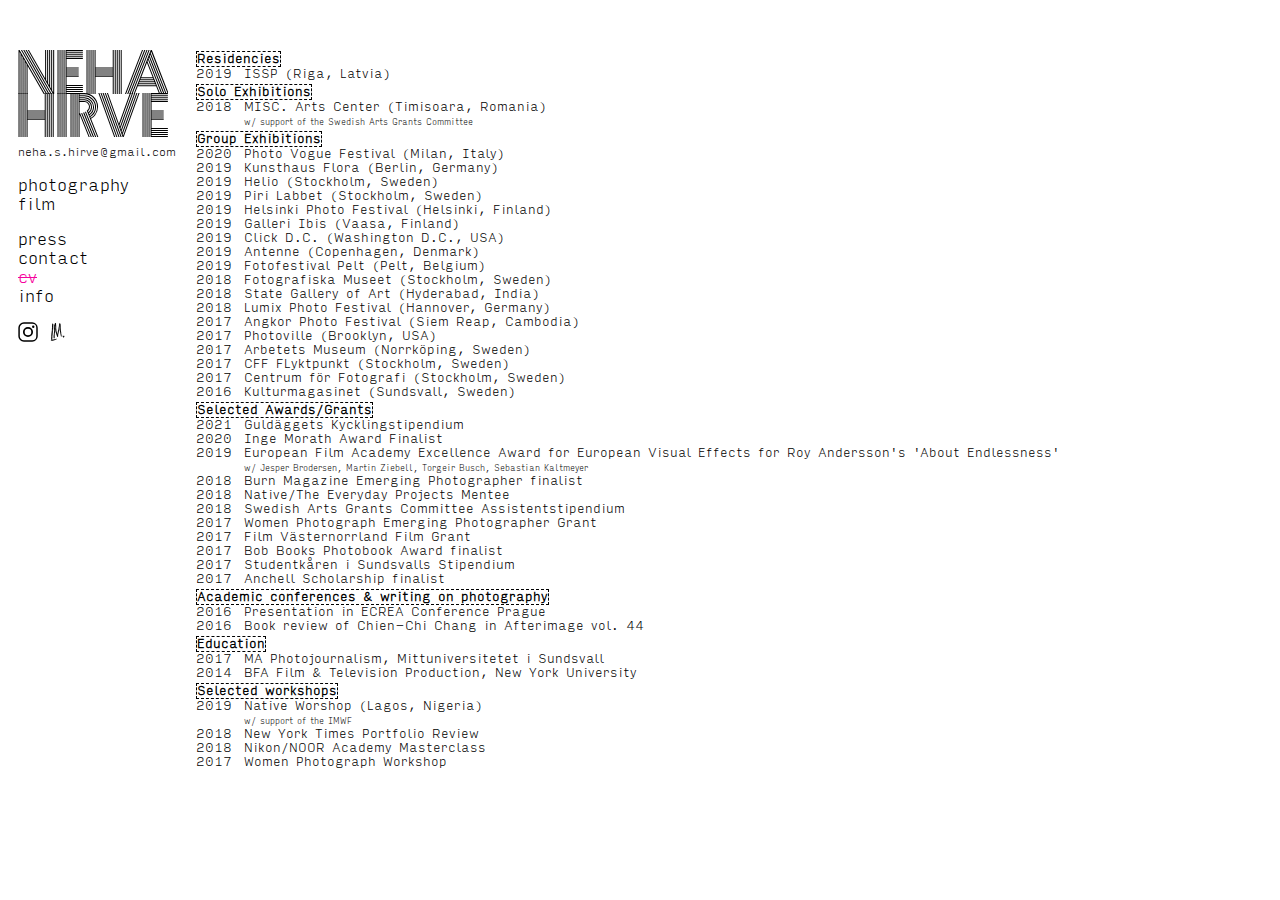
<file: cv.html>
<!DOCTYPE HTML>
<html>
<head>
  <title>Neha Hirve</title>
  <base>
  <link rel="stylesheet" href="style.css"></link>
  <link rel="shortcut icon" type="img/png" href="favicon.png"></link>
  <script src="https://ajax.googleapis.com/ajax/libs/jquery/3.4.1/jquery.min.js"></script>
  <script src="javascript.js"></script>
  <meta charset="utf-8">
  <meta name="description" content="photography portfolio">
  <meta name="keywords" content="photography,artist,neha,hirve,documentary,photojournalism">
  <meta name="author" content="Neha Hirve">
  <meta name="viewport" content="width=device-width, initial-scale=1.0">
</head>


<body>
  <div id="hamburger" onclick="menu()"><a href="#">X</a></div>
  <div id="grid">

  <nav class="griditem" id="index">
  <div class="sticky">
<a href="index.html">
  <div class="navigation logo">
    <svg version="1.1" id="Layer_1" xmlns="http://www.w3.org/2000/svg" xmlns:xlink="http://www.w3.org/1999/xlink" x="0px" y="0px"
    	 viewBox="0 0 402.5 234.2" style="enable-background:new 0 0 402.5 234.2;" xml:space="preserve">
    <text transform="matrix(1 0 0 1 -9.392 117.3595)"><tspan x="0" y="0" style="font-family:'Prisma'; font-size:150px;">NEHA</tspan><tspan x="0" y="117" style="font-family:'Prisma'; font-size:150px; letter-spacing:1;">HI</tspan><tspan x="140.1" y="117" style="font-family:'Prisma'; font-size:150px; letter-spacing:-1;">RVE</tspan></text>
    </svg>
  </div>
</a>
  <div class="navigation email">
    <a href="mailto:neha.s.hirve@gmail.com">neha.s.hirve@gmail.com</a>
  </div>


  <div class="navigation primary">
    <ul id="primary_nav">

      <li class="photo">photography
        <ul class="subnav">
          <a href="wildhunt.html"><li>wild hunt</li></a>
          <a href="forteana.html"><li>forteana</li></a>
          <a href="fullshade.html"><li>full shade / half sun</li></a>
          <a href="lightthatisleaving.html"><li>in a light that is leaving</li></a>
          <a href="corona.html"><li>both your memories are birds</li></a>
          <a href="nuclear.html"><li>nuclear truth</li></a>
        </ul>
      </li>

      <a href="film.html"><li>film
        <ul class="subnav">
        </ul>
      </li></a>

    </ul>
  </div>


  <div class="navigation secondary">
    <ul id="secondary_nav">
      <a href="press.html"><li>press</li></a>
      <a href="contact.html"><li>contact</li></a>
      <a href="cv.html"><li>cv</li></a>
      <a href="info.html"><li>info</li></a>
    </ul>
  </div>


  <div class="navigation social">
    <a href="https://instagram.com/nehahirve" target="_blank">
      <div class="social icon">
      <svg version="1.1" id="Layer_3" xmlns="http://www.w3.org/2000/svg" xmlns:xlink="http://www.w3.org/1999/xlink" x="0px" y="0px"
      	 viewBox="0 0 512 512" style="enable-background:new 0 0 512 512;" xml:space="preserve">
      <style type="text/css">
      	.st0{fill:none;stroke:#000000;stroke-width:38;stroke-miterlimit:10;}
      	.st1{fill:none;stroke:#000000;stroke-width:44;stroke-miterlimit:10;}
      	.st2{fill:#000000;}
      </style>
      <path class="st0" d="M364.5,485.5h-215c-67.1,0-122-54.9-122-122v-215c0-67.1,54.9-122,122-122h215c67.1,0,122,54.9,122,122v215
      	C486.5,430.6,431.6,485.5,364.5,485.5z"/>
      <circle class="st1" cx="255.7" cy="256" r="106.5"/>
      <circle class="st2" cx="390" cy="121.5" r="30.5"/>
      </svg>
      </div>
    </a>

    <a href="https://lavamousestudios.com" target="_blank"><div class="social icon">
<svg version="1.1" id="a83dff35-f5ec-47f2-9f59-0bfda9273abb"
	 					xmlns="http://www.w3.org/2000/svg" xmlns:xlink="http://www.w3.org/1999/xlink"
            x="0px" y="0px" viewBox="0 0 512 512"
	 					style="enable-background:new 0 0 512 512;" xml:space="preserve">
  <g>
	      <path style="fill-rule:evenodd;clip-rule:evenodd;" d="M221.5,434.4c-0.3-0.6-0.9-0.7-1.5-0.8c-0.1,1.3-0.7,1.4-1.7,1
		c0.1,0.7,0.1,1.4-1,1.5c-2.1,0.3-1.4-3.6-3.4-3.4c0.3-0.1,0.5-0.4,0.4-0.8c-0.1-0.3-0.4-0.4-0.6-0.4c0.2,1.3-2.6,0.9-3.6,1.5
		c-0.1,1.7,1.5,0.9,1.8,2c-2,1.4-5.5,1.4-7.4,1.7c-0.5,1-0.2,2.5-1.2,3.3c0.3-1.8-0.1-2.2-1.9-2.6c-0.1,0.9-0.7,1.7-1.4,2.1
		c-1.3-2.9-2.1,2.1-3.1,0.7c-0.1-0.9,1.5-0.8,0.8-2c-0.8,0.3-1.7,0.3-2.6,0c0.1,0.7,0.5,1.6-0.2,1.9c-0.2-0.6-0.2-1.6-1-1.6
		c-0.4,0.5-3.1,1.1-3.9,2.6c-0.2-1.3-0.9-1.7-2.2-1.4c-0.4,1.2,2.2,1.5,0.5,2.3c-0.7-0.5-1.4-0.9-2.2-1.4c-0.2,1.9-2.1,0.2-2.5-0.1
		c-0.2,1.9-1.2,3.7-2.8,4.7c-0.6-2.5-0.5-0.3-2.7-1.3c-0.1-0.8,1-0.7,1-1.4c-2.3,2-2.7-0.5-5-0.3c-0.2,2.2,2.8,0,2.8,1.9
		c-1.9-0.1-0.4,2.1-2.8,1.7c-0.1-0.8-0.3-1.5-0.4-2.3c-2.1,0.3-0.5,3.1-2.5,3.4c-2.6,0.8-2.5,0.3-4.1,1.8c-1.2-0.8,0.2-2-0.6-4.1
		c-1.9-0.3-0.9,1.5-0.9,2.5c-1.2,0.7-1.5,2-3.4,2.2c0-0.7,0.9-1.4-0.2-1.7c-0.5,2.4-1.3,0-3,0.4c-0.1,0.5,0.1,1.1-0.4,1.2
		c0,1.2,1,1,1.4,1.6c-1.9,0.8-1.4-1.3-2.6-1.4c0.1,1.3-2.5,0.5-3.5,1c0.5-1.5-2.3-2.4-2.5-0.9c0.5,0.1,1.2-0.1,1.2,0.5
		c-2.3,0-2.2-0.4-3.5,0.9c-0.6-3-1.3,0.8-2.3,0.8c-0.2-0.8-1-0.9-1.3-1.7c0.7-0.3,1.2-0.7,1.7-1.3c-0.9-0.2-0.6-1.8-2.4-1l0.1,2.3
		c-1.7,0.2-1.5,1-4.1,1.4c0.4-1.9-1-1.8-1.9-2.3c0.2,2.6-1.6,0.2-2.3,0c0.2,2.2,2.6,1.7,3,2.3c-1.2,2.3-2.2,0.3-4.1-0.5
		c-0.4,1.2-1.8,1.4-2.3,2.4c-0.3-0.8-1.3-1.2-2.1-0.9c-0.8,0.3-1.7,0.6-2.6,0.8c0-0.6,0.2-1.3,0.6-1.8c-1.1-0.5-2.3-0.8-2.8-1.8
		c0,0.6-0.2,1.3-0.7,1.7c0.3,0.8,2.2,0.2,2.3,1.2c-1.7-0.1-2.7,1.3-2.9-0.7c-1.6-0.5-1.2,1.2-2.4,1.1c-1.1-1,1.1-2.4-1-3
		c-0.2,0.5-0.1,1.1-0.7,1.1c-1.7-1.2-2.4,0-4.5-1c-0.3,1.5-0.6,3.1-1.7,3.7l12.3,17c-0.1-0.2-0.1-0.4-0.2-0.6
		c0.3,0.4,0.8,0.7,1.3,0.8L115,452.9c0-0.2,0.1-0.4,0.1-0.6l13.8,19.2c1.1,0.1,2.1-0.3,1.2-1.6c-0.3,0.8-1.2,1.2-2,0.9
		c0.1-0.8-0.6-1-0.2-2c1.6,2.6,4.5-3.1,2.6-4.1c-0.8,1.8-3.5,0.3-4.5,1.7c-0.3-3.6-0.1-12,2.2-14.2c0,1.6,3.6,0.6,3.8,2.1
		c0.4-0.9,3-2.2,1.8-3c-0.7,0.5-1.4,1.1-2.1,1.6c1.1-2.9,0.8-4.3,3.2-4c-2-0.2-1.8-3.5-1-4.2c-0.7-0.2-1.3-0.4-0.9-1.5
		c1.1,0.2,0.4,1.9,2.1,1.7c-0.6-2.5-2.3-4.2-3-6.5c1.1,0.4,1.3-0.7,1.9-1c0.1,1-1.2,3.2,0,3.3c0.1-0.9,3.1-0.8,1.5-1.7
		c-0.2,0.5-0.6,0.7-1.3,0.4c1.1-1-0.3-3.2,1.8-3.6l-2.4-3.8c1.9-0.2,1.6,1.3,2.7,1.8c0.2-1.6-0.7-2.4-1.2-3.5
		c0.1,1.3-3.3,1.8-2.3-0.4c1.3,1.8,2.3-1.8,3.9-2c0,0.5-0.2,1.3,0.4,1.4c0.2-1.6-0.7-2.2,0.6-3.2c-1.7-1-3.3,0.1-3.7-2.6
		c1.1,0.2,1.3-0.3,0.8-1.2c0.6,0.1,1.3,0,1.8-0.4c-0.9,1.2,0.4,3.2,0.9,1.5c-0.7-0.2-0.5-1.1-0.2-2c-0.9-0.2-2.2-0.1-2.2-1l0.3-1.9
		c0.5,1.8,3.4-1.5,2.1-2.3c-0.8,1.7-1.4-1.2-2.4,0.3c0.7-1.1-1.4-2.4,0.4-2.6c0.7,0.2,0.2,0.8-0.2,1.3c0.9,0,2.1,0.6,2.4-0.3
		c-0.8-1.5-2.4-2.2-2.3-4.3c0.1-0.5,2.2-1.6,1.8-0.4c-1.5,1.2,0,2.9,0.6,4c0.7-2.4-0.6-3.3,0.3-5.9c-2.1,0.3-0.7-2.2-0.2-2.7
		c-1.4,0.1-3.2-2.1-1.4-2.8c0.1,0.6,0.7,3.4,1.6,1.5c-0.7-0.2-0.5-1.1-0.3-2c-0.6-1-2.8-0.7-2.6-2.4c1.8-1.5-0.9-0.6-0.2-2.6
		c1,1,2.6,1.6,3.8,2.5c0.8-3.8-3.3,0-2.4-3.6c0.9,1.3,1.8,0.1,2.5-1c-1.1-0.2,1.4-2.4-0.8-2.7c-0.3,1.2-0.7,2.1-1.5,2.4
		c-0.8-1.9,1.1-3.3-0.4-5.3c0.6,0.1,1.3,0,1.8-0.4c-0.5-2.5,2.9-3.4,1.7-4.4c-1.1,1.8-1.6-1.7-2.1-2.2c0.8,0.2,1.6-0.3,1.9-1.1
		c-1,0-1.3-0.9,0.1-0.6c0.7-2.1-2.2-1.1-1.3-3.4c1.4-0.4,3.7,1.7,2.3,0.3c-3-1.6,0.5-2.9-0.4-5.9c-1.7-0.7-1.1-0.6-2.9-0.4
		c0.1,2.3,1.4,3,0,4.6c0.3-3.4-1.6-0.9-3.4-1.1c0.4-1.5,2.2-0.9,2.2-3c-0.7-1.1-1.4-2.3-1.9-3.5c1.6-4.4,1.5-9.8,1.6-15.1
		s0.1-10.6,1.8-15l1.2,0.1c-0.6,4.1-1.6,6.2,1,6.6c-0.2,0.7-1,0.6-1.8,0.5c1.1,2.3-1.6,4.5,0.5,5.9c-0.8-0.2-1.6,0.3-1.9,1.1
		c0.9,0.2,2.2,0,2.3,0.9l-1.2-0.1c0,3.4-0.7,4,0.5,6.6c-1.4,1.6-0.2,2.5-0.5,4.5c-0.5,0.1-1.1-0.1-1.2,0.5c0.8,2.1,2-1.5,2.3,0.3
		c-0.6,1.4-2.2,1.5-2.2,3.6c1.9-0.1,2.1,1.2,3.3,1.7c-0.6-2.4,1.9-5.4-0.3-7.2c2.8-1.7-0.7-3.5,1.3-6.4c-0.8-0.9-2.5-0.9-2-2.8
		c0.7,1.6,1.1,1.4,2.8,1c0.4-3.3,1.4-4.2-0.5-5.9c1.7-0.2-0.8-1.1-0.4-2l1.2,0.1c-0.3-3.2-0.1-5.1-0.4-7.2c0.5-0.1,1.1,0.1,1.2-0.5
		c-1.6-0.7,0.6-2,0.3-3.2c-0.7-0.2-1.7-0.1-1.7-0.8c2-0.2,0.6-2.1,1-4.5l1.2,0.1c0.1-1.8-0.1-3.6-0.7-5.3c1.6-0.5,1.9-4.3,0.5-5.1
		c0.1,1.1-1,1.7-1.2,0.5c3-2.2,0.8-5.3,3.2-9.4c-0.7-0.1-1.4-0.3-1-1.4c0.5-0.1,1.1,0.1,1.2-0.5c-0.6-0.6-0.1-1.2-0.3-3.3
		c-1.6,0.1-1.4-1.5-1.5-2.7c0.8-0.6,1.3-1.6,2.5-1.7c0.2-2-0.5-4-1.9-5.3c0.9-1.6,2.8,0.8,3-0.4c-1.7-0.6,0.7-1.3,0.2-2.6
		c-2.4-1.4-1.4-6.3,0.6-7.1c-0.4-0.2-0.6-0.6-0.5-1.3c4.1-0.1-0.7-0.3-1.1-1.4c0.9,0,2,0.2,1.8-1.2c-1-0.3-1.6,0.9-1.7-0.1
		c2-1.2,0.7-2.2,0.3-3.9c1.9,0.5,0.9-2.3,2.4-0.5c1.1-2.6-3-0.3-2.8-2.1c1.5-0.8-0.5-2.4,0.8-2.5c0.8,0,2,2.3,2.3,0.8
		c-0.8-0.4-1.4-1.2-1.6-2l1.8,0.1c-1.4-3.2-0.9-4.9,1.1-7.7c-1,0-1.8-0.6-2.3-1.4c1.4-0.5-0.3-2.9-0.3-3.9c1.1,0.6,2.7,3.4,3.5,0.9
		c-0.8-1.1-1.5-2.2-2.1-3.4c3.2,0.4,0.2-3,2.6-3.1c-1.1-2.2-1.2-4.3,0.9-5.8c-1.4,0.1-2.2-0.3-2.3-1.4c3-1.5,2.2-10.5,1.8-12.2
		c0.7,0,1.4-0.1,1.2-1.2c0.1-1.1-1.6-0.4-1.7-1.4c0.8-0.7,1.4-1.6,1.9-2.5c-0.7-0.3-1.3-0.8-1.7-1.4c0.4,0,0.7-0.1,0.6-0.6
		c0.8,0.1,0.5,1.2,1.1,1.4c-0.2-2,1-2.5,1.4-3.8c-1.1-0.5-1.5-1.8-1.6-3.3c0.6,0,0.7,0.6,1.1,0.7c0.1-0.8,0-1.8,0.7-1.9
		c0.5-1.8-1.1-1.4-1.1-2.6c1.9-1.2,0.2-3.7,1.4-6.4c-0.7-0.1-1.7,0-1.7-0.7c0.9-1.2,2.3-1.8,2.5-3.8c-0.4-0.2-1.1-0.1-1.1-0.7
		c2.3-0.7,0-2.6,1.4-4.5c-0.7-0.1-1.7,0-1.7-0.7c1.5-1.1-0.9-3.5,1.2-1.9c-1.5-2.5,1.1-3.1,0.2-4.5c-0.1-2.3-1.7,2.2-1.8-0.1
		c-0.8-2.6,2.6-0.1,2.4-1.8c-1.1-0.1-0.3-2.2-1.1-2.6c1.2,1.4,1.2-0.2,1.8-1.2c-1.6,0.1-2.5-0.3-2.3-2c0.8,0,0.5,1.1,1.1,1.3
		c0.9-1,1.1-4.7,0.2-5.8c3.1-3.3,0-10.9,1.7-14.8h1.2c0.5-2.2-2.4-0.9-1.7-3.3c1.7-1.3,0.9-2.1,0.7-5.1c0.7,0,0.9,1,1.2,0
		c-1.2-0.4-0.4-4,0.1-4.5c-0.9-1-1.1-2.6-1-4.5c1.5,0.1,1.9-0.9,2.4-1.9c-1-0.3-1.5,0.9-1.8,0c-0.2-2.6,2.1,0.8,1.8-2.5
		c-1-0.3-1.5,0.9-1.8-0.1c1.4-1.6-0.1-1.8-0.5-2.6c0.1,0.3,0.6-0.4,0.6-0.6c0-1-0.8-3.2,1.8-1.2c0.7-2-0.9-1.6-1.1-2.6
		c1.3-1.3,0.2-2.9-0.5-3.9c0.7,0,0.9,1,1.2,0c-1.2-0.2-1.1-1.8-1.7-2.6c0.7,0,0.9,1,1.2,0c-0.7-1.2-0.8-2.9-2.3-3.3
		c2.2,0.5,2-1.6,3-2.5c-3.5-0.2,0.2-4.1-2.2-5.2c1.5-0.9,2.1-2.8,3.1-4.4c-1.2-1.2-1.2-3.1-0.1-4.3c0.1-0.1,0.1-0.1,0.2-0.2
		c-3.1,0.2,1.4-1.7-0.5-1.9c-0.1,0.7-0.7,1-1.2,1.3l0.1-2.6c2.1,1.7,0.5-1.6,0.1-2.6c0.6-0.6,1.2-1.2,1.8-1.9
		c-1.6-0.7,0.2-2.7,0.1-3.9c-1-0.3-1.5,0.9-1.8,0c0.2-1.3,2.6-0.1,2.4-1.9c-3.5,0.9,0.4-2.3-1.7-3.3c0,0.4-0.5,0.7-0.6,0
		c2.8-1.1-0.8-1.8,0.1-4.5c0.6,0,0.7,0.5,1.2,0.7c-0.8-2.9-0.1-2.9,1.3-4.5c-1.3,0.2-2.2-0.2-2.3-1.3c1.5,0.1,1.9-1,2.4-1.9
		c-0.7-1.6-1.1-3.4-2.2-4.6c1.5,0.1,1.8,1.3,2.4-0.6c-2.5-0.9-0.1-3.5-0.4-5.8c-0.7-0.1-1.7,0.1-1.8-0.7c0.7,0.2,2.1-1.8,0.6-1.9
		c0,0.4-0.1,0.8-0.6,0.6c1.3-1.5-1.7-2.3-1.7-4.4c1.6,1.3,2.9-2.1,3.6-3.8c-0.5-0.2-1.2,0-1.2-0.7c3-0.8-1.2-3.5,0.7-5.1
		c-1.9,0.3-0.8-2.3-2.3-0.7c0.2-1.7-2.3-3.1,0.1-1.9c-0.3-2.8-2-5.3-2.2-6.5c-0.9,1.4-1.6-0.7-2.4,1.2c-0.4-0.9-1-1.8-1.7-2.6
		c0.7,2.7-0.8,7-4.3,7c1.6-2-1.4-2.3,0.1-4.5c-1.6-0.4-1-3.1-1.6-4.5c0.6-0.8,0.6-2.4,1.2-3.2c-1.2-1.5-2,1.1-3.5,1.2
		c-0.1-1.9-1.8-2.3-1.1-5.2c-1.9,0.7-1.3,0-3.5-0.1c0.1-1.4-0.4-2.1-1.7-2c-1.1,1.7-1.7,3.7-1.9,5.7c-2.2,1.8-3.2,1-5.3,2.5
		c0.1,5.3-1.8,16-1.1,21.2c-0.9,1.2-1.2,3-1.3,5.1c0.4,0.2,1.2,0,1.1,0.7c-1.4,0.1-0.2,2.2-0.1,2.6c-0.6,0-0.7-0.5-1.2-0.7
		c-0.8,3.6-0.9,9.7-0.4,16c-0.8,0.3-1.3,1.1-1.2,1.9c-0.2,2.9,0.7,6.7-0.2,9.6c0.7,0.1,1.7-0.1,1.7,0.7c-1.6,1.9-2.1,3.6-1.3,5.8
		c-0.7-0.2-2.1,1.8-0.6,1.9c0.2-2.2,1.6,0.1,1.8-1.2c-0.8,0-0.7-1.8,0-1.9c0.4,0.7,2.5,0,2.3,2.6c-0.7,2.5-4.2-0.5-5.3,2.4
		c1.3,1,0.9,1.6,0.5,3.2c0.7,0.8,0.6,2.3,0.5,3.9c-1.3,0.5,0.1,4.1-1.3,4.5c0,0.7,0.1,1.4,0.5,1.9c-0.8,0.5-1.6,6.2,0.4,5.8
		c-0.6-2.2,0.3-2.2-0.5-4.5c0.7,0.3,1.3,0.7,1.7,1.3c-1.6,1.1,1,3.2-1.3,3.8c0.5,0.7,2.2,0.2,1.7,2c-1.4-0.3-1.5-2.9-2.9-1.4
		c0,1.9,1.1,3.7,2.8,4.6c-0.5,1.4-1.4,2.7-2.4,3.8c2.2,2.2,0.7,4.5,2.8,6.5c-0.6-0.8-2.7-0.3-3.5,0.5c1.2,0.2,3.1,2.9,2.2,3.3
		c-1.6,0.1-0.4-2.5-2.3-2c0,2.2-1.1,2.7,0.5,3.9c0.1-1,0-2.2,1.2-1.9c0,1.8-1,1.3-0.1,2.6c-0.8-0.1-1.7,0.1-2.4,0.6
		c-0.1,5.2,0.6,6,0.2,11.5c0.1,1.3,1.5,1.3,1.7,2.6c-0.8-0.2-1-1.1-1.7-1.3c-1,3.4-1,5.5,0.9,7.7c-0.7,0.1-1.7-0.2-1.8,0.6
		c0.4,0.2,1.2,0.1,1.2,0.7c-1.9,1.3-0.9,2.6-0.2,5.1c-1.8,1.7-1.3,7.7-0.9,9.6c0.2-0.7,1-1.5,1.2-0.6c-0.2,1.3-1.2,1.7-1.8,2.5
		c1.3-0.4,2.3,2.4,1.1,2.6c-1,0-0.3-1.8-1.1-2c-0.2,2.7-1.5,4.8,0.4,6.4c-0.6,0-0.7,0.5-1.2,0.6c1,1.5-1.3,4.6,0.3,6.4
		c1-1.1-0.8-2.6,1.9-2.5c-0.7,0.9-0.7,1.5,0.5,1.9c0.2-0.7,1-1.5,1.2-0.6c-0.2,1.4-1.5,1.3-3,1.2c0,1.1-0.7,1.5-1.8,1.2
		c-0.1,0.8-0.3,4.6,0.5,2.6c0.1-0.8,0-1.8,0.7-1.9c0.5,0.2,2.5,1.8,1.1,2c-1-1.6,0.3,0.6-0.1,1.9c-1.5-0.1-1.8-1.3-2.4,0.5
		c1.8,0.5,2.4,0,2.9,0.8c-0.3,2.2-1.6-0.1-1.8,1.2c1.2,0.2,1.1,1.8,1.6,2.6c-1.1,0.2-1.5,1.3-3,1.1c-1.5,2.9,1.2,7.5,0.2,9.6
		c0.7-1.6-1.1-3.7-1.7-2c0.7,1.5-0.3,3.5,0.2,6.4l-1.2-0.1c0.6,1.7,0,3.3-0.8,5.1c2.4-0.6,1.4,2.3,2.8,2.7c-1,0.1-3.3-2.5-2.3-0.8
		c1.5,0.8-0.2,3.3-0.2,4.5c1.3,0,1.8,0.6,1.7,2c-0.3,0.7-0.7,1.4-1.3,1.9c0.1,2.1,0.1,4.2-0.1,6.4c-0.3,2.4-1.1,4.3-2.8,3
		c-0.7,2.9,1.7,2.7,2.7,4c-4.8-1.4-1.2,7.6-3.5,9.3c1.3,0.6,2.7-2.1,3-0.5c0,1-0.5,1.9-1.3,2.5c-0.6,0-1.3-0.3-1.7-0.8
		c-1,2.4,1.5,1.3,1,3.3c-0.6,0-0.7-0.6-1.1-0.7c0.3,2-0.8,2.3-0.8,3.8c1.5,0.2,3,0.3,2.8,2.1c-0.7-0.1-0.8-0.9-1.7-0.8
		c-0.9,1.7,3,1.8,1,2.6c-1.6-0.3-1.2-2.5-2.1-3.3c-1.1,2.5-2,4.5-0.5,6.3c-0.3-1.6,2.7-2.5,3-1.1l-1.8-0.1c-0.4,2.1,1.6,2,2.1,3.3
		c-2.7-1.1-2.6,1.4-4.8,0.9c0,3.2-0.6,5.9,1.3,6.5c-0.2,0.8-1,1.3-1.8,1.1c-0.5,8.2-1.8,11-0.9,17.7c-1.6,1.8-1.3,6.9,0.5,7.7
		c-0.6,3.5-1.2,4.4,0.6,6.4c-1.8,0.3-2.3,1.4-0.8,2.5c-0.2,1.8-2.6,0.9-2.6,2.9c0.2,2.1,1.8,1.4,2.2,2.1c0,1.5-0.4,2.4-1.4,2.4
		c-0.2-0.7-0.5-1.4-1-2c-0.4,1.9,1,3.1-0.5,4.4c1.1,0.3,1.2-0.7,1.9-1.1c-0.4,3.1,2.2-1.8,2.2,1.5c0.1,1.8-2.2,0.4-2.5,1.6
		c1,0.7,3.1,0.3,2.7,2.2c-2.6,0.4-1.7-2.3-3.9-2.3c-0.2,3.5,0.3,4.2-0.8,7.5c0.4,0.2,1.2,0.1,1.1,0.8c-0.9,0.7-0.9,2.7-1.1,4.3
		c0.8,0,1.5,0.6,1.6,1.5c-1.2-0.2-1.9,0.3-2,1.7c2.3,0.2-1,4.9,0.8,3.9l0.2-1.9c0.6,0.1,1.3-0.1,1.8-0.4c-1.6,2-0.7,4.8-2.4,5.5
		c0.8,0.2,0.3,1.6,0.3,2.6c2-0.2,2,1.3,2,2.8c-0.7,0-1.5,1-1.7-0.2c0.7,0,1.4,0,1.3-1.1l-1.7-0.2c0.5,2.2-0.7,3.3,0,4.5
		c0.1-0.3,0.4-0.5,0.7-0.5c0.3,0,0.5,0.3,0.5,0.6c-0.9-0.6-2.7,0.9-1.3,1.1c0.2-0.7,1-0.6,1.8-0.4c-1.3,1.3,0.1,0.7,0.3,2
		c-1,1.8-2.5,2.9-3,5.4c1.8-0.5,2.2-0.1,2.8,1.6c-1-0.4-2.1-0.3-3,0.2c0-0.8,0-1.5-1-1.4c-0.7,2.3,2.3,1.4,2.6,2.9
		c-1.1,0.8-1.8,2.2-1.7,3.6c0.2-0.5,0.6-0.7,1.2-0.5c-0.3,1.2,0.5,1.5,0.2,2.6c-4.2-0.9,1.2,5.3-2.6,5.4c-0.4,1.9,1.6,3.1-0.1,4.5
		c1.5,0.1,1.7,1.2,2,2.2c-1.9,0.3,0.4,1.8,0.2,2.6c-2.3,0.7-0.2,3.2-1.9,4.8c0.7,0.4,1.1,1.3,0.9,2.1c-1.5,0.1-1.6,2.2-2.3,3.5
		c1.8,0.1,3.2,1.4,3.6,3.2c0,2.1-0.7,3.1-1.8,3.5c0.2,0.5,0.3,2.7-0.7,3.8c1.9-0.2,1.7,1.3,2,2.3c-0.9,1.2-2.5,1.4-3,3.3
		c0.5,1,1.1,2,1.9,2.9c-1,5.1-1.2,5.2-3.2,7.8c4.5,4.1-0.6,9.3,0.5,15.6c-0.6-0.1-0.6-0.6-1-0.9c-0.2,3.3-1.3,4.4-0.2,7.1
		c-0.8,0.8-1.5,1.7-2.1,2.7l-5,9.3l16.8,7c0.3,0.1,0.5,0.2,0.8,0.3c0-0.9,0.7-1.6,1.6-1.6c1.5,0.7,3.6,0.3,5.6,0.1s3.9-0.3,5.4,1.2
		c1.5-0.8-0.8-1.5,0.7-1.7c0.2,0.8,0.9,1.1,0.6,2.4c1.4-0.6,2.9-1.1,4.4-1.3c1.2-0.1,2.3-0.7,3.2-1.5c1,0.1,1.1,1,2,1.1
		c0.1-0.5,0-1.2,0.6-1.2c5.1-0.4,7.4,1.2,10-1c0.4,0.8,1.2,1.2,2.1,1c1.1-1.1,4-1.1,5.2-2.2c0.9,2.1,4.4-0.5,5.2-1.7
		c0.2,0.4,0.1,1.1,0.8,1.1c0.3-0.9,0.9-1.6,1.8-2c3.8,0,6.4-0.6,9.5-3.1c2.4,2.2,4-1.1,7.3,0c0.2-2.1,3.7-2.5,5.6-2.2
		c2.1-1,4.8-2.3,6.9-1.9c1.8-1.3,5-1.7,6.6-3.2c1.4,2.2,3.1-1.2,4.9-1.7c1.1,0.4,2.2,0.3,3.3-0.1c1.3-2.6,5.9-3.6,8.2-1.9
		c-0.1-1.5,2.5-1.6,2.6-3c2,1.1,5.6-0.2,6.7-2.2c1.3,0.7,4-0.3,4.2-1.6c-0.8,0.1-1.8,0.5-2-0.1c0-0.7,0.5-1.1,1-1.5
		c-0.9,1.6,0.3,0.6,1,1.6c2.4-0.3,1.8-2.3,3.2-3.2c0.7,0.7,2.9-2,4-2.8c0.3,0.7-2.1,2.3-0.1,2.4c-0.1-1,0.8-1.6,2.2-1.8
		c-0.1-0.7-0.5-1.6,0.2-1.9c3.1-2.2,4.2-3.5,8.2-4.4c-0.1-1.2,1.4-1.5,2.1-2.3c0.2,0.4,0.7,0.5,1.4,0.3c0.5-1.8,2.1-3.1,3.9-3.3
		c-0.1-0.7-0.1-1.4,1-1.4c-0.9-1.6,0.2-2.2-0.1-3.6c-2.9,1.9-9.7,1.6-10.3,4.8c-0.4-0.8-1-0.8-0.4-1.7c-3.4,1.1-8.7,1.2-9.8,3.5
		c-1.4-1.5-2.9,0.1-4.4,1.1c-1.2,0.3-1.2-1.4-2.8-0.5c-0.1,2.6-5.1,2.8-5.9,2.6c-0.7-3.1,2.1-1.7,3.2-3.2c-0.4,0.1-0.8-0.3-0.1-0.6
		c2.5-0.3,2.8-1.7,5.5-1.9c-0.1-0.9-0.6-2,0.9-2c0.2,0.6,0.1,1.3-0.2,1.9c2.8-0.6,5-1.5,5.9-3.2c3.9-1.5,7-2.2,9.7-3.1
		c2.9-0.8,5.7-2.2,8.1-4.1c-3.1,0.4-6.2,1-9.2,1.8c-2.9,0.8-5.9,1.4-8.9,1.8c0.4,1.4-0.5,2-1.3,2.7l-0.4-1.7c-2.8,0-2.2,1.8-4.1,2.2
		c0-1-1.2-1.3-1.4-0.3c0.4-0.1,0.8,0.3,0.1,0.6C225.1,431.9,222,432.2,221.5,434.4z M110,331.2c0,0.8-0.2,1.1-0.7,1.2
		C109.3,331.7,109.5,331.3,110,331.2z M110,331.2C112,329.1,111.8,333.4,110,331.2z M163.1,84.3c0.3,0.3-0.4,0.8-0.6,0.6
		C162.2,84.6,163,84.2,163.1,84.3z M155.1,213.6l-1.2-0.1l0.1-1.3l1.2,0.1L155.1,213.6z M137.8,358c0-0.3,0.3-0.6,0.6-0.5
		c0.3,0,0.6,0.3,0.5,0.6C138.6,359,138.4,358,137.8,358z M131.2,446.1c-1.3,2.6-0.9,4.2-1.9,6.3
		C125.7,451.7,128.6,445.9,131.2,446.1z M192.6,441.1C190,441.8,192,438.9,192.6,441.1z M202.9,438.2c0.1,0.6-0.6,0.6-1.1,0.9
		C201.7,438.5,202.4,438.5,202.9,438.2L202.9,438.2z M212.7,435.9c-0.4-0.2,0.3-0.8,0.5-0.7C213.6,435.5,212.9,436.1,212.7,435.9
		L212.7,435.9z M230.9,432.1c0-0.7,0.6-0.5,0.6-0.1C231.6,432.7,231,432.5,230.9,432.1L230.9,432.1z M195.2,441.1
		c-0.4-0.2,0.3-0.8,0.5-0.7C196.1,440.7,195.4,441.3,195.2,441.1L195.2,441.1z M177.1,445.4c-0.4-0.2,0.3-0.8,0.5-0.7
		C178,445,177.3,445.5,177.1,445.4L177.1,445.4z M205.1,439.5c-0.4-0.2,0.3-0.8,0.5-0.7C206,439.1,205.3,439.7,205.1,439.5
		L205.1,439.5z M183.3,444.8c-0.4-0.2,0.3-0.8,0.5-0.7C184.1,444.4,183.5,445,183.3,444.8L183.3,444.8z M216.4,437.5
		c-0.4-0.2,0.3-0.8,0.5-0.7C217.2,437,216.6,437.6,216.4,437.5L216.4,437.5z M196.3,443.3c-0.6-0.6-0.9-1.1-0.1-0.6
		S197,444,196.3,443.3L196.3,443.3z M221.5,436.8c-0.4-0.2,0.3-0.8,0.5-0.7C222.4,436.4,221.7,437,221.5,436.8L221.5,436.8z
		 M208.1,441.2c-0.4-0.2,0.3-0.8,0.5-0.7C209,440.8,208.3,441.4,208.1,441.2L208.1,441.2z M219.5,439.7c-2.1,0.2-2.8,1.1-4.2,1.6
		C214.4,439.3,219.1,436.8,219.5,439.7L219.5,439.7z M120.9,452.4c1.8,0.7-0.8,1.5-1.3,1.7C117.9,453.4,121.4,453.7,120.9,452.4
		L120.9,452.4z M120.3,452.9l-1.2-0.1c0-0.4,0.1-0.8,0.1-1.2l1.2,0.1L120.3,452.9z M136.2,452.8c-0.3-0.3,0.4-0.8,0.6-0.6
		C137.1,452.5,136.3,453,136.2,452.8L136.2,452.8z M213.2,440.6c0-0.8,1.1-0.9,1.2-0.3C214,440.9,213.5,441.3,213.2,440.6
		L213.2,440.6z M162.1,77.2v1.3h-1.2v-1.3L162.1,77.2z M210.2,442c-0.1-0.7,1-0.8,1.7-1C212,441.6,210.9,441.7,210.2,442z
		 M161.3,59.2c0.6,0,0.4,0.8,0.6,1.3C161.3,60.5,161.4,59.7,161.3,59.2z M161.2,63.7c0.3-0.3,0.7,0.5,0.6,0.7
		C161.5,64.7,161.1,63.9,161.2,63.7z M160.8,83c0.6,0,0.4,0.8,0.6,1.3C160.8,84.3,160.9,83.5,160.8,83z M160.8,84.9
		c0.3-0.3,0.7,0.5,0.6,0.7C161,85.9,160.6,85.1,160.8,84.9L160.8,84.9z M129,466.3c0.7,0.3,0.3,1.4-0.3,1.3
		C128,467.1,128.9,467,129,466.3z M159.4,115.2c0.3-0.3,0.7,0.5,0.6,0.7C159.7,116.1,159.3,115.3,159.4,115.2L159.4,115.2z
		 M170,451.4c-0.4-0.2,0.3-0.8,0.5-0.7C170.9,450.9,170.2,451.5,170,451.4z M160.2,57.9c0.3-0.3,0.7,0.5,0.6,0.7
		C160.4,58.9,160,58.1,160.2,57.9z M159.3,96.5c0.3-0.3,0.7,0.5,0.6,0.7S159.1,96.7,159.3,96.5L159.3,96.5z M158.8,119.6
		c0.3-0.3,0.7,0.5,0.6,0.7C159,120.6,158.6,119.8,158.8,119.6L158.8,119.6z M157.7,159.5c0.3-0.3,0.7,0.5,0.6,0.7
		C157.9,160.5,157.5,159.7,157.7,159.5L157.7,159.5z M130.8,451.3c0.6,0.1,0.3,0.9,0.3,1.4C130.6,452.6,130.8,451.8,130.8,451.3z
		 M216.2,442.3c-0.4-0.2,0.3-0.8,0.5-0.7C217.1,441.9,216.4,442.5,216.2,442.3L216.2,442.3z M158.2,120.9c0.3-0.3,0.7,0.5,0.6,0.7
		S158,121.1,158.2,120.9z M157.3,152.4c0.3-0.3,0.7,0.5,0.6,0.7C157.6,153.4,157.1,152.6,157.3,152.4z M135.3,426.3
		c-0.3,0.8-1.2,1.2-2,1l0.3-1.9C134,425.9,134.6,426.3,135.3,426.3L135.3,426.3z M130.7,448.7c0.4-0.3,0.6,0.6,0.4,0.8
		C130.8,449.7,130.5,448.8,130.7,448.7L130.7,448.7z M159.7,52.8c-0.2,0.7-1.2,0.4-1.2,1.3C156.9,53.7,158.5,52,159.7,52.8
		L159.7,52.8z M155.4,191.8c0.6,0,0.4,0.8,0.5,1.3C155.4,193,155.5,192.2,155.4,191.8L155.4,191.8z M132.5,435.8
		c0.4-0.3,0.7,0.6,0.5,0.7C132.6,436.8,132.3,435.9,132.5,435.8L132.5,435.8z M129.6,456.4c-0.3-0.3,0.4-0.7,0.6-0.6
		S129.8,456.5,129.6,456.4L129.6,456.4z M153.9,214.9c0.7,0.1,0.4,1.2,0.5,2C153.7,216.7,153.9,215.6,153.9,214.9L153.9,214.9z
		 M153.6,220.7c0.3-0.3,0.7,0.5,0.6,0.7C153.8,221.7,153.4,220.9,153.6,220.7L153.6,220.7z M131.1,440.1c0.4-0.3,0.6,0.6,0.5,0.7
		C131.2,441.1,130.9,440.3,131.1,440.1z M158,50.2c0.3-0.3,0.7,0.5,0.6,0.7C158.3,51.2,157.8,50.3,158,50.2z M157.1,90
		c0.3-0.3,0.7,0.5,0.6,0.7C157.4,91,157,90.2,157.1,90z M154.5,182.6c1.1-0.2,0.8,3-0.6,1.9v-1.3
		C154.4,183.4,154.5,183.1,154.5,182.6L154.5,182.6z M134.5,417c0.6,0.1,0.3,0.9,0.4,1.4C134.3,418.2,134.6,417.5,134.5,417z
		 M134.2,418.9c0.4-0.3,0.7,0.6,0.5,0.7C134.3,419.9,134,419.1,134.2,418.9L134.2,418.9z M135.4,407.3c0.6,0.1,0.3,0.9,0.4,1.4
		C135.2,408.5,135.4,407.8,135.4,407.3L135.4,407.3z M132.5,425.2c0.4-0.3,0.6,0.6,0.5,0.7C132.6,426.2,132.3,425.4,132.5,425.2
		L132.5,425.2z M152.8,198.1c0.3-0.3,0.7,0.5,0.6,0.7C153.1,199.1,152.6,198.2,152.8,198.1L152.8,198.1z M151.2,234.2
		c0.3-0.3,0.7,0.5,0.6,0.7S151,234.3,151.2,234.2L151.2,234.2z M150.6,243.8c0.3-0.3,0.7,0.5,0.6,0.7
		C150.9,244.8,150.5,244,150.6,243.8L150.6,243.8z M134.1,411.7c0.4-0.3,0.7,0.6,0.5,0.7C134.2,412.7,133.9,411.8,134.1,411.7z
		 M131.7,426.4c0.6,0.1,0.3,0.9,0.4,1.4C131.5,427.7,131.8,426.9,131.7,426.4z M150.2,241.8c0.7,0.2,0.5,1.3-0.1,1.3
		C149.8,242.5,149.4,241.9,150.2,241.8L150.2,241.8z M149.6,252.1c0.7,0.1,0.4,1.2,0.5,2C149.4,254,149.7,252.9,149.6,252.1
		L149.6,252.1z M132.4,418.6c0.4-0.3,0.7,0.6,0.5,0.7S132.3,418.8,132.4,418.6z M131.7,423.1c0.4-0.3,0.7,0.6,0.5,0.7
		C131.8,424.1,131.5,423.2,131.7,423.1z M155.6,52.7c0.7,0.1,0.3,0.7,0,0.7C154.9,53.2,155.3,52.7,155.6,52.7z M155.6,54.6
		c0.3-0.3,0.7,0.5,0.6,0.7C155.8,55.6,155.4,54.8,155.6,54.6L155.6,54.6z M152.1,185.8c0.3-0.3,0.7,0.5,0.6,0.7
		C152.3,186.8,151.9,186,152.1,185.8L152.1,185.8z M148.7,258.5c0.3-0.3,0.7,0.5,0.5,0.7C148.9,259.5,148.5,258.7,148.7,258.5
		L148.7,258.5z M137.9,380.8c-0.2,0.7-1.2,0.3-1.3,1.1c-0.6-0.2-0.2-1.3-1-1.4c0.3-0.8,1.1-0.9,1.4-1.8
		C139,379.2,136.7,380.5,137.9,380.8z M152.6,152.3c0.6,0.1,0.3,0.7,0,0.6C151.9,152.8,152.3,152.3,152.6,152.3L152.6,152.3z
		 M140.2,351.8c0.3-0.3,0.7,0.5,0.5,0.7S140,351.9,140.2,351.8z M139.2,361.4c0.3-0.3,0.7,0.5,0.5,0.7
		C139.4,362.4,139,361.6,139.2,361.4L139.2,361.4z M134.8,395.4c0.6,0.2,0.2,0.7-0.1,0.6C134,395.8,134.4,395.4,134.8,395.4
		L134.8,395.4z M154.3,59.1c0.3-0.3,0.7,0.5,0.6,0.7C154.6,60.1,154.1,59.2,154.3,59.1z M145.7,285.5c0.3-0.3,0.7,0.5,0.5,0.7
		C145.9,286.5,145.5,285.7,145.7,285.5z M143.9,308c0.3-0.3,0.7,0.5,0.5,0.7C144.1,309,143.7,308.2,143.9,308z M143.5,313.1
		c0.6,0.1,0.4,0.8,0.5,1.3C143.4,314.4,143.5,313.7,143.5,313.1L143.5,313.1z M141.1,338.9c0.6,0.2,0.2,0.7-0.1,0.6
		C140.3,339.3,140.7,338.8,141.1,338.9L141.1,338.9z M153.8,54.6c0.3-0.3,0.7,0.5,0.6,0.7C154.1,55.5,153.6,54.8,153.8,54.6
		L153.8,54.6z M147.9,241.1c0.3-0.3,0.7,0.5,0.6,0.7S147.7,241.2,147.9,241.1L147.9,241.1z M140.2,341.4c0.3-0.3,0.7,0.5,0.5,0.7
		C140.4,342.4,140,341.5,140.2,341.4L140.2,341.4z M139.6,346.5c0.6,0.2,0.3,0.7-0.1,0.6C138.9,347,139.3,346.5,139.6,346.5
		L139.6,346.5z M139.5,347.8c0.3-0.3,0.7,0.5,0.5,0.7C139.6,348.8,139.3,348,139.5,347.8L139.5,347.8z M136.1,376.7
		c0.3-0.3,0.7,0.6,0.5,0.7C136.2,377.7,135.9,376.8,136.1,376.7L136.1,376.7z M135.9,377.9c0.8,0.4-0.1,0.6-0.2,1.3
		C135,379,135.3,377.9,135.9,377.9L135.9,377.9z M145.2,224.8c-1.3-2.1-1.4-5.5-2.6-7.9c2.3-0.2,1.7-3.8,3.2-5
		c-1.5-1.4-1.7-4.1-1.4-7.1l2.3,0.1c-2.1-1.8-0.9-3.9-1.5-6.5c-0.2-1.1,0.5-1.2,1.2-1.2c-2.3-1.8,1-5.2-1.5-7.1
		c0.4-1.1,1.4-0.4,1.1,0.7c1.8-1.5-0.6-3.9-0.4-5.8c0-1.4,0.6-2,1.8-1.9c-1.2-1.4,0.1-2.1,0.7-3.2c-2,0.1-2.1-1.9-1-4.5
		c1.3-0.1,0.2,2.3,0.5,3.2c1.3-2,0.4-6.7,1.5-9c1.9,0.3,0.6,2.8,0.5,3.9s0.6,1.1,0.5,1.9c-0.2,5.2-1,11.7-1.9,18.6
		c-0.2,1.5,0.1,2.4,1.1,2.6c-0.3,0.9-0.9,1.6-1.3,2.5c0.8,4.3,2.5,11.4-0.1,16.8c0.2,0.9,1,1.1,1.1,2c0.3,1.8-1.2,1.2-1.3,2.5
		c0.9,0.9,0,3.6,1,4.6c-0.2,2.3-2.5,6.9-0.4,7.7c-0.6,0.8-2,0.7-2.4,1.8c-2.1,0.2-1.3-2.4-3.4-2.1c-0.3-1,0.9-3.3-0.4-3.2
		c0.2-0.7,0.6-0.3,0.6,0C142.8,228.3,143,225.2,145.2,224.8L145.2,224.8z M140.1,336.8c0.6,0.2,0.3,0.7-0.1,0.6
		C139.4,337.3,139.8,336.8,140.1,336.8L140.1,336.8z M144.9,270.6c0.3-0.3,0.7,0.5,0.6,0.7C145.1,271.6,144.7,270.8,144.9,270.6
		L144.9,270.6z M144,284.7c0.3-0.3,0.7,0.5,0.5,0.7C144.2,285.7,143.8,284.9,144,284.7z M143.4,291.8c0.3-0.3,0.7,0.5,0.5,0.7
		C143.6,292.8,143.2,292,143.4,291.8L143.4,291.8z M142.3,306.6c0.7,0.2,0.5,1.3-0.1,1.3C141.9,307.3,141.6,306.7,142.3,306.6
		L142.3,306.6z M141.8,313c0.3-0.3,0.7,0.5,0.5,0.7C141.9,314,141.5,313.2,141.8,313L141.8,313z M141.4,316.9
		c0.3-0.3,0.7,0.5,0.5,0.7C141.5,317.9,141.2,317,141.4,316.9L141.4,316.9z M141,321.4c0.4,1-0.4,0.5-0.6,0
		c-0.3-0.9,0.5-1.4,0.6-0.6C141,320.9,140.9,321.2,141,321.4L141,321.4z M140.7,324.6C142.7,323.6,137.4,327.1,140.7,324.6z
		 M144.7,256.4c-0.3,1.2-1.7,1.1-1.4,3.1c-4.6,0.5-1.9-4.7-0.8-6.5c0-0.6-0.7-0.5-1.1-0.7c1.2-3.7-0.1-4.6-0.8-7.8
		c2.4,0.6-0.7-2.5,1.9-2.5c0.1-1.3-1.6-0.9-1-2.6c0-2.3,2.1-2,2.6-3.7c1.3,1.5,1.5,0.6,2.9,1.4c0,2.1-1.1,4.3-1.6,7.7
		c-0.5-0.1-0.5-0.7-1.1-0.7c2.1,1-0.4,5.2,0.1,9c0-0.1,1,1.9-0.7,1.9C143.3,256.1,144,256.2,144.7,256.4L144.7,256.4z M145.4,255.1
		c0.3-0.3,0.7,0.5,0.5,0.7C145.6,256.1,145.2,255.3,145.4,255.1L145.4,255.1z M144.9,262.2c0.3-0.3,0.7,0.5,0.5,0.7
		S144.7,262.4,144.9,262.2L144.9,262.2z M143.5,290.5c-0.6,1.5-3.7,0.4-2.8-1.5C142.5,288.7,141.7,290.9,143.5,290.5L143.5,290.5z
		 M141.9,303.3c1,0.6-0.4,0.7-1.2,0.5C139.7,303.3,141.1,303.2,141.9,303.3L141.9,303.3z M139.1,334.8c0.6,0.1,0.4,0.8,0.5,1.3
		C139,336,139.2,335.3,139.1,334.8L139.1,334.8z M127.8,421.8c0.4-0.3,0.7,0.6,0.5,0.7C127.9,422.8,127.6,421.9,127.8,421.8
		L127.8,421.8z M144.4,269.2c-1.1-1.1-0.7,0-2.3-0.2c0.2-1.5,0-2.4-1-2.6c0.2-0.7,0.6-0.3,0.6,0c1.6-0.6,1-4.1,0.4-5.8
		c0.2-1.6,0.9,0.9,2.3,0.1c-0.1,0.6-0.8,0.5-1.2,0.6c0.5,1.7,0.8,4.4-0.9,5.1C142.3,268.1,145,267.1,144.4,269.2L144.4,269.2z
		 M141.9,288.4c-2.6,0.6,1.4-4.3-0.8-5.2c0.4-0.5,0.7-1.2,0.7-1.9c0.1-2-1.4-4.7,1.5-4.4C143.1,281.2,143.6,284.4,141.9,288.4
		L141.9,288.4z M141.6,300c1,1.7-2.3-0.9-1.6-2.7C141.7,297.2,140.4,299.8,141.6,300L141.6,300z M139.2,315.4c0.7,0,0.6-1.1,0.8-1.9
		c0.9-1.1,1.2,2.8,0.2,3.9c-1.4,0.1-0.5-1.9-1.6-2.1C137.2,317.5,139,313.1,139.2,315.4L139.2,315.4z M139.7,322.5
		c0.3-0.3,0.7,0.5,0.5,0.7S139.5,322.7,139.7,322.5L139.7,322.5z M122.9,445.9c0.4-0.3,0.7,0.6,0.4,0.7
		C123,446.9,122.7,446,122.9,445.9z M138.5,321.8c0.3-0.3,0.7,0.5,0.5,0.7C138.7,322.8,138.4,321.9,138.5,321.8L138.5,321.8z
		 M141.9,271.7c0.3-0.3,0.7,0.5,0.5,0.7C142.1,272.7,141.7,271.8,141.9,271.7L141.9,271.7z M139.7,301.8c0.7,0.2,0.3,0.7-0.1,0.6
		C139,302.3,139.4,301.8,139.7,301.8L139.7,301.8z M138.2,318.5c0.3-0.3,0.7,0.5,0.5,0.7C138.4,319.5,138.1,318.7,138.2,318.5z
		 M139.8,292.8c0.3-0.3,0.7,0.5,0.5,0.7C140,293.8,139.6,293,139.8,292.8z M226.3,451.4c-0.4-0.2,0.3-0.8,0.5-0.7
		C227.2,450.9,226.5,451.5,226.3,451.4z M148.6,49.3c0.8,0.2,0.5,1.6,0.5,2.6C147.8,51.7,147.9,50.2,148.6,49.3z M140.1,281.9
		c0.6,0,0.4,0.8,0.5,1.3C140,283.1,140.2,282.4,140.1,281.9z M138.8,297.9c0.6,0.1,0.4,0.8,0.5,1.3
		C138.7,299.2,138.9,298.4,138.8,297.9L138.8,297.9z M137.9,309.4c0.7,0.2,0.5,1.3-0.1,1.3C137,310.4,137.9,310.2,137.9,309.4
		L137.9,309.4z M228.3,451.5c-0.4-0.2,0.3-0.8,0.5-0.7C229.2,451,228.5,451.6,228.3,451.5z M137.5,307.5
		C139.4,305.9,135.7,309.3,137.5,307.5z M137,313.3c0.6,0.1,0.4,0.8,0.5,1.3C136.9,314.5,137.1,313.8,137,313.3L137,313.3z
		 M220.3,454c0,0-0.2-0.5-0.1-0.6c2.1-0.9,0.7,2.5-0.2,1.9C220,455.4,220.3,454.1,220.3,454z M126.3,396.1c0.3-0.3,0.7,0.6,0.5,0.7
		C126.5,397.2,126.2,396.3,126.3,396.1L126.3,396.1z M223.1,454.5c-0.4-0.2,0.3-0.8,0.5-0.7C224,454.1,223.3,454.7,223.1,454.5
		L223.1,454.5z M135.1,308.5c0.7,0.2,0.5,1.3-0.1,1.3C134.6,309.2,134.3,308.6,135.1,308.5L135.1,308.5z M137.1,273.9
		c0.3-0.3,0.7,0.5,0.6,0.7C137.3,274.9,136.9,274.1,137.1,273.9L137.1,273.9z M132.6,328.9c0.3-0.3,0.7,0.5,0.5,0.7
		S132.4,329.1,132.6,328.9L132.6,328.9z M133.4,314.1c0.6,0.2,0.3,0.7-0.1,0.6C132.6,314.7,133,314.2,133.4,314.1L133.4,314.1z
		 M144.2,38.9c0.7,0.1,0.3,0.7,0,0.6C143.5,39.4,143.9,38.9,144.2,38.9z M128.8,348.6c1.1-1.2,0-0.8,0.3-2.5
		C130.9,345.2,130.4,349.8,128.8,348.6z M129.7,340.3c0.3-0.3,0.7,0.5,0.5,0.7C129.9,341.3,129.5,340.5,129.7,340.3L129.7,340.3z
		 M118.8,418.4c0.4-0.3,0.7,0.6,0.5,0.7S118.6,418.5,118.8,418.4z M142.4,42.1c0.3-0.3,0.8,0.5,0.6,0.7
		C142.6,43.1,142.2,42.3,142.4,42.1z M139.2,474.5c-0.4-0.3,0.4-0.8,0.6-0.6C140.2,474.1,139.4,474.6,139.2,474.5z M136.8,185.9
		c0.3-0.3,0.7,0.5,0.6,0.7C137.1,186.9,136.7,186,136.8,185.9L136.8,185.9z M134.4,241c0.3-0.3,0.7,0.5,0.6,0.7
		S134.2,241.1,134.4,241z M136.8,152.5c-1.5-0.1-1.1-2.2-1.1-3.9c-1.7-2.9,0.1-4.8-1.5-7.8c0.1-1.9,1.6-2.1,1.9-3.8
		c0.8,1.8-0.2,3,1.6,4.6C136.2,146.7,138.8,147.6,136.8,152.5L136.8,152.5z M115.1,422.9c0.4-0.3,0.7,0.6,0.5,0.7
		C115.2,423.9,114.9,423.1,115.1,422.9z M117.9,475.7c0.1-0.6,0.8-0.4,1.4-0.5C119.3,475.8,118.5,475.6,117.9,475.7L117.9,475.7z
		 M137.1,118.5c0.7,0.1,0.3,0.7,0,0.6C136.4,119,136.8,118.4,137.1,118.5z M136.1,135.1c0.3-0.3,0.8,0.5,0.6,0.7
		S135.9,135.3,136.1,135.1L136.1,135.1z M134.9,135.1c0.6,0,0.4,0.8,0.6,1.3C134.9,136.4,135,135.6,134.9,135.1L134.9,135.1z
		 M136,478.6c-0.4-0.3,0.5-0.8,0.7-0.6C137,478.3,136.2,478.8,136,478.6z M132.8,183.8c0.3-0.3,0.7,0.5,0.6,0.7
		C133.1,184.8,132.6,184,132.8,183.8z M132.5,192.8c0.3-0.3,0.7,0.5,0.6,0.7S132.3,192.9,132.5,192.8L132.5,192.8z M132.1,201.8
		c0.3-0.3,0.7,0.5,0.6,0.7S132,201.9,132.1,201.8L132.1,201.8z M117.7,478.6c0.2-0.6,0.7-0.3,0.7,0.1
		C118.2,479.4,117.7,479,117.7,478.6z M131.4,204.3c0.3-0.3,0.7,0.5,0.6,0.7S131.3,204.4,131.4,204.3L131.4,204.3z M103.8,461
		c0.6,0.1,0.3,0.9,0.3,1.4C103.5,462.2,103.8,461.5,103.8,461z M132.8,149.8c0.3-0.3,0.7,0.5,0.6,0.7S132.6,150,132.8,149.8
		L132.8,149.8z M130,223.4c0.3-0.3,0.7,0.5,0.6,0.7C130.2,224.4,129.8,223.6,130,223.4z M132.1,153c0.3-0.3,0.7,0.5,0.6,0.6
		C132.3,154,131.9,153.2,132.1,153z M131.4,174.1c0.7,0.1,0.3,0.6,0,0.6C130.7,174.6,131.1,174.1,131.4,174.1L131.4,174.1z
		 M131.1,182.5c0.3-0.3,0.7,0.5,0.6,0.7C131.3,183.4,130.9,182.6,131.1,182.5L131.1,182.5z M119.8,349.5c0.3-0.3,0.7,0.5,0.5,0.7
		C120,350.5,119.7,349.7,119.8,349.5z M115.3,386.8c0.3-0.3,0.7,0.6,0.5,0.7C115.4,387.8,115.1,387,115.3,386.8z M114.4,392.5
		c0.4-0.3,0.7,0.6,0.5,0.7C114.6,393.5,114.3,392.7,114.4,392.5z M114.1,395c0.6,0.1,0.3,0.8,0.4,1.3
		C113.9,396.3,114.1,395.5,114.1,395L114.1,395z M131.5,151.7c0.3-0.3,0.7,0.5,0.6,0.7C131.8,152.7,131.4,151.9,131.5,151.7z
		 M130.2,189.5c0.6,0,0.4,0.8,0.5,1.3C130.2,190.7,130.4,190,130.2,189.5z M120.8,335.5c0.3-0.3,0.7,0.5,0.5,0.7
		C120.9,336.5,120.6,335.7,120.8,335.5L120.8,335.5z M130,179.2c0.3-0.3,0.7,0.5,0.6,0.7S129.9,179.4,130,179.2z M128.9,208
		c0.3-0.3,0.7,0.5,0.6,0.7C129.1,209,128.7,208.2,128.9,208z M113.9,387.9c0.3-0.3,0.7,0.6,0.5,0.7
		C114.1,388.9,113.8,388.1,113.9,387.9L113.9,387.9z M130.9,150.4c0,0.4,0,0.9,0,1.3h-1.2v-1.3L130.9,150.4z M130.4,166.4
		c0.1,1-0.6,1.1-0.6,1.9c-0.6-0.2-0.4-1.3-1.1-1.3C128.8,166.2,129.8,166.5,130.4,166.4L130.4,166.4z M124.3,278.8
		c0.3-0.3,0.7,0.5,0.5,0.7S124.2,279,124.3,278.8L124.3,278.8z M120,330.3c0.3-0.3,0.7,0.5,0.5,0.7S119.9,330.5,120,330.3L120,330.3
		z M131.2,91.3c0.3-0.3,0.7,0.5,0.6,0.7C131.6,92.3,131.1,91.5,131.2,91.3L131.2,91.3z M130.1,137.5c0.7,0.1,0.3,0.6,0,0.6
		C129.5,138,129.8,137.5,130.1,137.5L130.1,137.5z M123.7,280c0.3-0.3,0.7,0.5,0.5,0.7S123.6,280.2,123.7,280L123.7,280z
		 M112.7,388.4c0.6,0.2,0.2,0.7-0.1,0.6C112,388.8,112.4,388.4,112.7,388.4L112.7,388.4z M131.1,74c0.6,0,0.4,0.8,0.6,1.3
		C131.1,75.3,131.2,74.5,131.1,74z M131,79.1c0.3-0.3,0.7,0.5,0.6,0.7C131.2,80.1,130.8,79.3,131,79.1z M129.8,129.8
		c0.3-0.3,0.7,0.5,0.6,0.7C130,130.8,129.6,130,129.8,129.8L129.8,129.8z M126.3,227.7c0.3-0.3,0.7,0.5,0.6,0.7
		C126.5,228.7,126.1,227.9,126.3,227.7L126.3,227.7z M117.5,344.1c0.3-0.3,0.7,0.5,0.5,0.7C117.7,345.1,117.3,344.3,117.5,344.1
		L117.5,344.1z M129.7,111.2c0.3-0.3,0.7,0.5,0.6,0.7S129.5,111.4,129.7,111.2L129.7,111.2z M129.5,117.6c0.3-0.3,0.7,0.5,0.6,0.7
		S129.3,117.8,129.5,117.6L129.5,117.6z M128.3,161.8c0.3-0.3,0.7,0.5,0.6,0.6C128.5,162.8,128.1,162,128.3,161.8L128.3,161.8z
		 M127.2,193.8c0.3-0.3,0.7,0.5,0.6,0.7C127.4,194.8,127,194,127.2,193.8L127.2,193.8z M117.1,342.2c0.3-0.3,0.7,0.5,0.5,0.7
		C117.3,343.2,116.9,342.3,117.1,342.2z M113.2,375.6c0.3-0.3,0.7,0.5,0.5,0.7C113.3,376.6,113,375.8,113.2,375.6z M129,113.1
		c0.3-0.3,0.7,0.5,0.6,0.7S128.9,113.3,129,113.1z M128.9,118.9c0.3-0.3,0.7,0.5,0.6,0.7C129.1,119.9,128.7,119.1,128.9,118.9
		L128.9,118.9z M128.9,120.8c0.3-0.3,0.7,0.5,0.6,0.7S128.7,121,128.9,120.8L128.9,120.8z M126.7,190c0.7,0.1,0.3,0.7,0,0.6
		C126,190.5,126.4,190,126.7,190z M126.4,199c0.3-0.3,0.7,0.5,0.6,0.7C126.6,199.9,126.2,199.1,126.4,199L126.4,199z M121.3,288.9
		c0.7,0.2,0.3,0.7,0,0.6C120.6,289.3,121,288.8,121.3,288.9L121.3,288.9z M127.1,161.9c0.3-0.3,0.7,0.5,0.6,0.7
		C127.3,162.8,126.9,162,127.1,161.9L127.1,161.9z M126.5,180.5c0.6,0,0.4,0.8,0.5,1.3C126.4,181.6,126.6,180.9,126.5,180.5
		L126.5,180.5z M118,321.2c0.3-0.3,0.7,0.5,0.5,0.7C118.2,322.1,117.8,321.3,118,321.2z M126.6,159.2c0.3-0.3,0.7,0.5,0.6,0.7
		C126.8,160.2,126.4,159.4,126.6,159.2L126.6,159.2z M126.3,170.8c0.3-0.3,0.7,0.5,0.6,0.6C126.5,171.7,126.1,170.9,126.3,170.8
		L126.3,170.8z M126.1,175.9c0.3-0.3,0.7,0.5,0.6,0.7C126.3,176.9,125.9,176,126.1,175.9L126.1,175.9z M126.1,177.2
		c0.3-0.3,0.7,0.5,0.6,0.7S125.8,177.3,126.1,177.2L126.1,177.2z M125.4,195.7c1.4-2.4-0.3,1.7-0.6,1.3
		C124.2,196.3,125.3,195.8,125.4,195.7L125.4,195.7z M124.9,206.6c0.3-0.3,0.7,0.5,0.6,0.7C125.1,207.5,124.7,206.7,124.9,206.6
		L124.9,206.6z M115.6,340.1c0.3-0.3,0.7,0.5,0.5,0.7C115.7,341.1,115.4,340.3,115.6,340.1z M125.1,186.1c0.3-0.3,0.7,0.5,0.6,0.7
		S124.9,186.2,125.1,186.1L125.1,186.1z M123.7,220.6c0.3-0.3,0.7,0.5,0.6,0.7C123.9,221.6,123.5,220.7,123.7,220.6L123.7,220.6z
		 M123.6,222.5c0.8,0.3-0.1,0.6,0,1.3C122.8,223.6,123,222.5,123.6,222.5L123.6,222.5z M123.4,227c0.3-0.3,0.7,0.5,0.6,0.7
		C123.6,227.9,123.2,227.1,123.4,227L123.4,227z M123.1,232.7c0.3-0.3,0.7,0.5,0.6,0.7C123.3,233.7,122.9,232.9,123.1,232.7
		L123.1,232.7z M120.1,281.7c0.3-0.3,0.7,0.5,0.5,0.7C120.3,282.7,119.9,281.9,120.1,281.7L120.1,281.7z M122.9,235.2
		c0,0.4-0.1,0.9-0.1,1.3l-1.2-0.1l0.1-1.3L122.9,235.2z M121.9,242.2c0.7,0.2,0.3,0.7,0,0.6C121.3,242.7,121.6,242.2,121.9,242.2
		L121.9,242.2z M121.5,249.2c0.7,0.2,0.3,0.7,0,0.6C120.9,249.7,121.3,249.2,121.5,249.2L121.5,249.2z M111.1,369
		c0.3-0.3,0.7,0.5,0.5,0.7C111.2,370,110.9,369.1,111.1,369z M109.1,384.1c0.3-0.3,0.7,0.5,0.5,0.7
		C109.3,385.1,108.9,384.2,109.1,384.1L109.1,384.1z M113.8,339.9c0.3-0.3,0.7,0.5,0.5,0.7C114,340.9,113.6,340.1,113.8,339.9
		L113.8,339.9z M113,347.5c0.3-0.3,0.7,0.5,0.5,0.7C113.2,348.5,112.8,347.6,113,347.5L113,347.5z M121.3,232c0.7,0.2,0.3,0.7,0,0.6
		C120.7,232.4,121,232,121.3,232z M119.7,261.3c0.3-0.3,0.7,0.5,0.6,0.7C119.9,262.2,119.5,261.4,119.7,261.3L119.7,261.3z
		 M119.2,268.9c0.3-0.3,0.7,0.5,0.5,0.7S119,269,119.2,268.9L119.2,268.9z M118.2,283.5c0.7,0.2,0.3,0.7,0,0.6
		C117.5,284,117.9,283.5,118.2,283.5L118.2,283.5z M111.2,358.2c0.3-0.3,0.7,0.5,0.5,0.7C111.4,359.1,111,358.3,111.2,358.2
		L111.2,358.2z M120.6,234.5c0.8,0.3-0.1,0.6-0.1,1.3C119.8,235.6,120,234.5,120.6,234.5L120.6,234.5z M120.2,240.9
		c0.3-0.3,0.7,0.5,0.6,0.7C120.5,241.8,120.1,241,120.2,240.9L120.2,240.9z M118.3,272.7c0.3-0.3,0.7,0.5,0.5,0.7
		C118.6,273.6,118.2,272.8,118.3,272.7L118.3,272.7z M117.8,288.6c0.3,2-4.1,2.9-2.9-0.2C115.9,289.6,116.3,288.5,117.8,288.6
		L117.8,288.6z M118.3,263.1c0.3-0.3,0.7,0.5,0.5,0.7C118.6,264.1,118.2,263.2,118.3,263.1L118.3,263.1z M118.1,266.3
		c0.9,0.4,0,0.7-0.6,0.6C116.7,266.5,117.6,266.2,118.1,266.3L118.1,266.3z M115.8,298.7c0.7,0.2,0.3,0.7,0,0.6
		C115.1,299.1,115.5,298.6,115.8,298.7L115.8,298.7z M114.5,320.9c-0.8,0.9-0.8,2.8-2.6,2.3C112.7,322.3,112.7,320.4,114.5,320.9
		L114.5,320.9z M112,340.4c0.3-0.3,0.7,0.5,0.5,0.7C112.2,341.4,111.8,340.5,112,340.4z M112,346.1c-0.3,2.2-1.8-1.5-1.8,0.4
		c-0.8-0.3-0.3-1.6-0.3-2.6C111,344.3,111.2,345.4,112,346.1z M110.9,350.5c0.3-0.3,0.7,0.5,0.5,0.7
		C111.1,351.4,110.7,350.6,110.9,350.5L110.9,350.5z M117.9,261.1c0.3-0.3,0.7,0.5,0.6,0.7C118.1,262.1,117.8,261.3,117.9,261.1
		L117.9,261.1z M117,275.1c0.3-0.3,0.7,0.5,0.5,0.7S116.8,275.3,117,275.1L117,275.1z M115.7,293.5
		C114,291.9,117.7,289.1,115.7,293.5z M113,324.5c0.6,0.1,0.4,0.8,0.5,1.3C112.9,325.8,113.1,325,113,324.5L113,324.5z M110.4,349.1
		c0.3-0.3,0.7,0.5,0.5,0.7C110.6,350.1,110.3,349.3,110.4,349.1L110.4,349.1z M110.1,352.3C111.5,354.4,108.5,350.4,110.1,352.3z
		 M110,353.5c0.3-0.3,0.7,0.5,0.5,0.7C110.1,354.5,109.8,353.7,110,353.5L110,353.5z M114.1,305.5c0.3-0.3,0.7,0.5,0.5,0.7
		C114.3,306.5,114,305.7,114.1,305.5L114.1,305.5z M109.1,356c0.8-0.8,0.2,0-0.1,0.6C107.6,356.5,108.1,355.7,109.1,356L109.1,356z
		 M114.3,296.6C115.5,298.9,112.4,294.9,114.3,296.6z M113.8,303c0.7,0.2,0.5,1.3-0.1,1.3C113.3,303.6,113,303,113.8,303L113.8,303z
		 M112.6,316.2c2.1,1.6-1.5-0.4-1.1-0.7C112.1,315,112.5,316.1,112.6,316.2L112.6,316.2z M112.5,317.5c0.7,0.2,0.3,0.7-0.1,0.6
		C111.7,317.9,112.1,317.4,112.5,317.5L112.5,317.5z M113.6,297.8c1.4,0.5,0.1,3.2-1.4,2.4C111.6,298.1,114.1,299.9,113.6,297.8
		L113.6,297.8z M111.8,312.3c1.1-0.1,1.1,0.7,0.5,0.7C111.2,315.3,110.5,314.4,111.8,312.3L111.8,312.3z M108.6,350.2
		c0.6,0.1,0.4,0.8,0.4,1.3C108.4,351.4,108.6,350.7,108.6,350.2L108.6,350.2z M113.6,290.2c0.3-0.3,0.7,0.5,0.5,0.7
		C113.8,291.1,113.4,290.3,113.6,290.2L113.6,290.2z M112.2,300.9c0.3-0.3,0.7,0.5,0.5,0.7C112.3,301.9,112,301,112.2,300.9
		L112.2,300.9z M111.5,309.2c0.3-0.3,0.7,0.5,0.5,0.7C111.7,310.1,111.3,309.3,111.5,309.2L111.5,309.2z"/>
	      <path style="fill-rule:evenodd;clip-rule:evenodd;" d="M188.6,68.8c-0.5,0-0.9,0.3-1.2,0.7c1,0.4,0.9,0.9,0.3,1.4
		c0.6,0.2,1.2,0.3,0.8,1.1c-0.4,1.4-3.4-0.3-3.8,1.1c0.1-0.4-0.8-0.7-1-0.2c1.1,0.2-0.1,1.9,0.1,2.7c1.3,0.6,1.2-0.7,2.2-0.5
		c0.5,1.7-0.5,3.8-0.9,5.1c0.7,0.6,2,0.9,2.3,1.7c-1.4-0.7-1.8-0.6-2.6,0.4c0.6,0.3,1.1,0.8,1.3,1.5c-2.7,0,1.1,1.9-0.3,2.1
		c-0.8-0.2-0.2-1.1-1.4-1.1c0,0.6-0.3,1.2-0.8,1.6c0.6,0.2,1.4,0.1,1.4,0.7c-0.6,0-1.4-0.3-1.6,0.2c0.4,0.4,0,2.2,1.1,3.2
		c-1.1-0.2-1.7,0.1-1.7,1c0.9,0.5,1.9-1,2,0.3c-0.6,0.3-1.1,0.7-1.7,1c1.5,0.6-0.4,1.4-0.7,1.6c1.4,0.5,2.6,1.6,3.2,3
		c-2.2-0.2-0.4,0.3-1.8,1.5c-0.7-0.1-0.4-0.8-0.9-1c1.1,1.9-1.1,1.7-1.5,3.2c1.8,0.7,0.7-1.8,2.2-1.4c-0.6,1.2,1.7,0.7,0.7,2.2
		l-2-0.3c-0.2,1.4,2.5,1,2.3,2.4c0.1,1.9-0.3,1.7,0.6,3c-0.9,0.6-1.6-0.6-3.5-0.4c-0.7,1.2,1,0.9,1.9,1.1c0.3,0.9,1.4,1.4,1.2,2.7
		c-0.6-0.1-1-0.9-1.5-0.2c2,0.8-0.2,0.8-0.3,2.1c0.4,0.1,1,0.1,1,0.5c1,0.2,1.1-0.4,1.6-0.6c0.3,1.4-1.4,0.7-1.7,1.5
		c1.1,0.2,0,1.8,0.2,2.6c-1.2-0.6-2.4,1.1-1.2,1.6c0.1-0.3,0.1-0.8,0.6-0.8c-0.4,1.6-0.7,1.4,0.2,2.6c-2.6-0.1,0.4,1,0.3,1.7
		c-0.7,0-0.9,0.6-1.6,0.7c-0.2-0.5-0.5-1-0.9-1.4c-0.3,0.6-1.6,0.2-1.2,1.5l2,0.2c0,1.2,0.7,1.2,0.7,3c-1.6-0.5-1.6,0.5-2.2,1
		c2.2,0.2,0,1.2-0.2,1.7c1.9,0.1,1.7-1.7,2.3-1.8c1.9,1.1,0.1,1.5-0.8,2.8c1,0.4,1,1.4,1.8,1.9c-1.9,0.7-0.5,2-0.4,3.3
		c-0.5,0-1.1-0.2-1.5-0.6c-0.5,0.7-0.8,1.6-1.7,1.9c0.5,0,1,0.2,1.5,0.6c0.7-0.2,0.3-1.6,1.2-1.5c-0.2,1.2,1,2-0.7,2
		c-0.5,1.1,0.9,0.9,0.8,1.8c-0.8,0.7-2.1-0.9-2.6,0.6c0.4,0.1,1,0.1,1,0.5c-1.1,1.2-0.1,1.8-0.9,3.3c1.5,0.3,3.1,0.6,3.4,1.6
		c-1-0.8-4.1-0.7-2.6,0.6c0.3-0.6,1-0.8,1.6-0.7c0,0.5,0.6,0.6,0.4,1.3c-1.7-1.6-3.5,2.1-1.8,2.7c0.5-1.2,3-0.3,3.7-1.3
		c0.7,2.3,1.4,7.7-0.4,9.2c-0.2-1-3.1-0.2-3.5-1.2c-0.2,0.6-2.4,1.5-1.2,2c0.5-0.4,1.1-0.7,1.6-1.1c-0.7,1.9-0.2,2.8-2.3,2.7
		c0.9,0,1.6,0.7,1.6,1.6c0,0.4-0.1,0.7-0.4,1c0.6,0.1,1.2,0.2,0.9,0.9c-1-0.1-0.5-1.2-1.9-1c0.7,1.6,2.3,2.6,3.2,4.1
		c-1-0.2-1.1,0.5-1.6,0.7c-0.2-0.6,0.8-2.1-0.3-2.1c0,0.6-2.7,0.6-1.1,1.1c0.1-0.3,0.5-0.4,1.1-0.3c-0.8,0.6,0.5,2-1.2,2.4l2.4,2.3
		c-1.6,0.2-1.5-0.8-2.5-1.1c0,1.1,0.8,1.5,1.3,2.2c-0.2-0.8,2.7-1.3,2,0.2c-1.3-1.1-1.8,1.2-3.2,1.4c-0.1-0.3,0.1-0.8-0.4-0.9
		c0,1,0.8,1.4-0.2,2.1c1.6,0.6,2.8-0.2,3.4,1.6c-1-0.1-1.1,0.2-0.6,0.8c-0.5-0.1-1.1,0-1.6,0.3c0.7-0.8-0.6-2-0.9-0.9
		c0.6,0.1,0.5,0.7,0.4,1.3c0.8,0.1,1.9,0,2,0.6L182,178c-0.6-1.1-2.8,1.1-1.7,1.5c0.6-1.1,1.3,0.7,2.1-0.2c-0.6,0.7,1.4,1.5-0.1,1.7
		c-0.6-0.1-0.3-0.5,0.1-0.8c-0.8,0-1.9-0.3-2.1,0.2c0.8,0.9,2.2,1.3,2.3,2.7c-0.1,0.3-1.8,1.1-1.6,0.3c1.2-0.8-0.2-1.9-0.8-2.6
		c-0.4,1.6,0.7,2.1,0.2,3.8c1.8-0.2,0.8,1.4,0.4,1.7c1.2-0.1,3,1.3,1.4,1.8c-0.1-0.4-0.8-2.2-1.4-0.9c0.6,0.1,0.5,0.7,0.4,1.3
		c0.6,0.6,2.5,0.4,2.4,1.4c-1.4,1,0.8,0.4,0.4,1.7c-1.1-0.6-2.3-1.1-3.5-1.5c-0.4,2.4,2.8-0.1,2.4,2.3c-0.8-0.8-1.6,0-2.1,0.7
		c1,0.1-1,1.6,0.9,1.7c0-0.7,0.5-1.3,1.1-1.6c0.8,1.2-0.7,2.1,0.8,3.4c-0.5-0.1-1.1,0-1.6,0.3c0.6,1.6-2.3,2.2-1.2,2.9
		c0.9-1.2,1.4,1,2,1.4c-0.6-0.1-1.3,0.2-1.6,0.7c0.9,0,1.2,0.6,0,0.4c-0.5,1.4,2,0.7,1.4,2.2c-1.2,0.3-3.4-1-2-0.1
		c2.7,1-0.2,1.9,0.8,3.8c0.8,0.3,1.7,0.4,2.5,0.1c-0.3-1.5-1.4-1.9-0.3-3c0,2.2,1.5,0.5,3,0.6c-0.2,1-1.8,0.7-1.7,2
		c0.7,0.7,1.3,1.4,1.9,2.2c-2,5.7,1.1,13.8-1.4,19.3l-1-0.1c0.3-2.6,1.1-4-1.2-4.2c0.1-0.5,0.8-0.4,1.6-0.3
		c-1.1-1.5,1.2-2.9-0.8-3.8c0.6,0.2,1.3-0.1,1.6-0.7c-0.8-0.1-1.9,0-2-0.6l1,0.1c-0.2-2.2,0.4-2.5-0.7-4.2c1.1-1,0.1-1.6,0.2-2.9
		c0.4-0.1,1,0.1,1-0.3c-0.8-1.3-1.6,1-2-0.1c0.5-0.9,1.8-1,1.7-2.4c-1.6,0.1-2-0.7-3-1c0.7,1.5-1.3,3.4,0.7,4.6
		c-2.3,1.1,0.8,2.2-0.8,4.1c0.7,0.5,2.2,0.5,1.9,1.8c-0.7-1-1-0.9-2.5-0.6c-0.2,2.1-1,2.7,0.8,3.8c-1.5,0.1,0.7,0.7,0.4,1.3l-1-0.1
		c0.4,2.1,0.3,3.2,0.7,4.6c-0.4,0.1-1-0.1-1,0.3c1.5,0.5-0.4,1.3-0.1,2.1c0.6,0.1,1.4,0,1.5,0.5c-1.7,0.1-0.4,1.4-0.7,2.9l-1-0.1
		c0,1.2,0.2,2.3,0.8,3.4c-0.9,0.4-1.4,1.5-1,2.4c0.1,0.4,0.4,0.7,0.7,0.9c-0.1-0.7,0.8-1.1,1.1-0.3c-2.6,1.4-0.5,3.4-2.5,6
		c0.6,0.1,1.2,0.2,1,0.9c-0.4,0.1-1-0.1-1,0.3c0.5,0.4,0.1,0.8,0.4,2.1c1.3,0,1.2,1,1.4,1.8c-0.7,0.4-1.1,1-2.1,1.1
		c0,1.6,0.3,2.2,1.8,3.5c-0.7,1-2.5-0.6-2.6,0.2c1.5,0.4-0.6,0.9-0.1,1.6c2.2,1,1.4,4.1-0.3,4.5c0.3,0.1,0.6,0.4,0.5,0.8
		c0,0,0,0.1,0,0.1c-3.5,0,0.6,0.2,0.9,0.9c-0.8,0-1.8-0.2-1.6,0.7c0.9,0.2,1.4-0.5,1.5,0.1c-1.7,0.7-0.6,1.4-0.2,2.5
		c-1.6-0.4-0.8,1.4-2,0.3c-0.9,1.7,2.6,0.3,2.4,1.4c-1.3,0.5,0.4,1.6-0.6,1.6c-0.7,0-1.8-1.5-2-0.6c0.7,0.2,1.2,0.7,1.4,1.4
		l-1.5-0.1c1.2,2.1,0.8,3.2-0.9,4.9c0.8,0,1.5,0.4,2,1c-1.2,0.3,0.3,1.8,0.3,2.5c-1-0.4-2.4-2.2-3-0.6c0.7,0.7,1.3,1.4,1.9,2.2
		c-2.8-0.3-0.2,1.9-2.2,1.9c0.9,1.4,1,2.8-0.8,3.7c1.2,0,1.9,0.2,2,1c-2.6,0.9-1.9,6.7-1.5,7.8c-0.6,0-1.2,0-1.1,0.8
		c0,0.7,1.4,0.3,1.5,0.9c-0.7,0.4-1.1,1-1.6,1.6c0.6,0.2,1.1,0.5,1.5,0.9c-0.3,0-0.6,0-0.5,0.4c-0.7,0-0.4-0.8-1-0.9
		c0.2,1.3-0.8,1.6-1.2,2.4c0.9,0.4,1.4,1.2,1.4,2.2c-0.5,0-0.6-0.4-1-0.5c-0.1,0.5,0,1.2-0.6,1.2c-0.4,1.1,1,0.9,0.9,1.7
		c-1.6,0.8-0.2,2.4-1.3,4.1c0.6,0.1,1.4,0,1.5,0.5c-0.8,0.8-2,1.1-2.2,2.4c0.4,0.1,1,0.1,1,0.5c-2,0.4,0,1.7-1.2,2.9
		c0.6,0.1,1.4,0,1.5,0.5c-1.3,0.7,0.7,2.3-1.1,1.2c1.3,1.6-0.9,2-0.1,2.9c0.1,1.5,1.4-1.4,1.5,0.1c0.7,1.7-2.2,0-2.1,1.1
		c0.9,0.1,0.2,1.4,0.9,1.7c-1-0.9-1,0.1-1.6,0.8c1.3,0,2.2,0.3,2,1.4c-0.7,0-0.4-0.8-1-0.9c-0.8,1.1-0.9,2.6-0.2,3.8
		c-2.7,2.1,0.1,7-1.4,9.6h-1c-0.4,1.4,2.1,0.6,1.5,2.1c-1.5,0.8-0.7,1.4-0.6,3.4c-0.6,0-0.8-0.6-1,0c1.1,0.3,0.4,2.6-0.1,2.9
		c0.8,0.8,1.2,1.9,0.9,3c-1.3-0.1-1.6,0.6-2.1,1.2c0.9,0.2,1.3-0.6,1.5,0c0.2,1.7-1.8-0.5-1.6,1.7c0.9,0.2,1.3-0.6,1.5,0
		c-1.2,1,0.1,1.2,0.5,1.7c-0.1-0.2-0.5,0.2-0.5,0.4c0,0.6,0.7,2.1-1.5,0.8c-0.6,1.3,0.8,1,1,1.7c-1.1,0.9-0.1,1.9,0.5,2.5
		c-0.6,0-0.8-0.6-1,0c1.1,0.1,1,1.1,1.5,1.7c-0.6,0-0.8-0.6-1,0c0.6,0.8,0.7,1.9,2,2.1c-1.9-0.3-1.7,1.1-2.6,1.7
		c3,0.1,0,2.7,2.1,3.4c-1.3,0.6-1.8,1.9-2.5,3c0.8,0.5,1.1,1.5,0.6,2.4c-0.2,0.3-0.4,0.5-0.6,0.6c2.7-0.3-1.1,1.2,0.5,1.3
		c0.1-0.5,0.6-0.7,1-0.9v1.7c-1.9-1-0.4,1.1,0,1.7c-0.5,0.4-1,0.9-1.5,1.3c1.5,0.4-0.1,1.8,0.1,2.6c0.9,0.1,1.3-0.7,1.5-0.1
		c-0.1,0.9-2.2,0.2-2,1.4c3-0.8-0.2,1.6,1.6,2.1c0-0.2,0.4-0.5,0.5,0c-2.4,0.9,0.8,1.1,0.2,3c-0.5,0-0.6-0.3-1.1-0.4
		c0.8,1.9,0.3,2-0.8,3.1c1.1-0.2,1.9,0,2.1,0.7c-1.3,0-1.5,0.8-1.9,1.5c0.7,1,1.2,2.3,2.3,2.9c-1.3,0.1-1.7-0.7-2,0.7
		c2.2,0.3,0.4,2.4,1,4c0.6,0,1.4-0.3,1.6,0.3c-0.6-0.1-1.6,1.6-0.3,1.5c0-0.3,0-0.5,0.4-0.5c-1,1.4,1.7,1.5,2,3
		c-1.5-0.7-2.1,2-2.5,3.4c0.4,0,1-0.2,1.1,0.3c-1.2,0.6-0.8,1.2-0.2,1.9s1.2,1.4,0.6,2.2c1.5-0.7,1.2,1.7,2.1,0
		c0.2,1.4,2.7,1.9,0.4,1.5c0.5,1.1,1.2,2.1,2.1,2.9c0.4,0.4,0.8,0.7,1.1,1c0.3,0.2,0.5,0.5,0.8,0.8c0.1-1.5,1.6,0,1.3-2
		c0.7,0.6,1.5,1.1,2.4,1.4c-0.4-0.5-0.8-1.1-1-1.7c-0.2-0.6-0.3-1.3-0.2-1.9c0.1-1.3,1.1-2.4,2.4-2.8c-0.9,1.9,1.7,1.1,1.1,3
		c0.6-0.1,1.3,0.2,1.6,0.8c0.4,0.6,0.8,1.1,1.4,1.5c0,0.5,0.1,0.9,0.3,1.3c0.2,0.4,0.4,0.9,0.5,1.4c0.9,0,0.9-0.5,1-1.1
		c0-0.6,0.2-1.3,0.6-1.7c0.4,0.3,1,0.5,1.5,0.4c0.5-0.1,1,0.1,1.4,0.5c0.3-1.6,0.4-1.1,1-2.9c0.1,0.1,0.1-0.4,0.1-1.5
		c0.1-0.2,0.3-0.4,0.5-0.6c0.1-0.1,0.3-0.2,0.5-0.3c0.2,0,0.2-0.1,0.4-0.1s0.1,0,0.1,0l0.1-0.1c1.1-1.1,2.3-2,3.6-2.9
		c-0.4-0.9-0.6-1.9-0.7-2.9c-0.2-1.8-0.6-3.6-1.2-5.3c0.6-0.9,0.8-2,0.6-3c-0.4,0-1,0.1-1.1-0.2c1.2-0.2,0-1.2-0.2-1.5
		c0.5-0.1,0.6,0.2,1.1,0.2c0.4-2.1-0.1-5.6-0.9-9.5c0.6-0.2,1-0.6,0.9-1.2c0-1.8-1-4-0.3-5.9c-0.6,0-1.4,0.1-1.5-0.3
		c1.3-1.3,1.7-2.3,0.9-3.6c0.6,0.1,1.7-1.2,0.5-1.2c-0.1,1.4-1.4,0-1.5,0.8c0.7,0,0.7,1.1,0,1.2c-0.3-0.4-2.1,0.1-2.1-1.5
		c0.6-1.6,3.7,0.2,4.5-1.7c-1.2-0.6-0.8-1-0.6-2c-0.6-0.5-0.6-1.4-0.5-2.4c1.1-0.3-0.2-2.5,1-2.8c0-0.5-0.2-0.9-0.5-1.2
		c0.7-0.3,1.3-3.9-0.5-3.6c0.5,1.4-0.2,1.4,0.5,2.8c-0.6-0.1-1.1-0.4-1.5-0.8c1.4-0.7-1-2,1-2.4c-0.5-0.4-1.9-0.1-1.5-1.2
		c1.2,0.2,1.4,1.8,2.5,0.8c0-1.9-1.9-2.6-2.5-2.9c0.5-1,1.2-1.8,2.1-2.4c-1.9-1.4-0.6-2.9-2.5-4.1c0.5,0.5,2.3,0.2,3.1-0.3
		c-1.1-0.1-2.7-1.9-2-2.1c1.3-0.1,0.4,1.6,2,1.3c0-1.4,1-1.7-0.5-2.4c-0.1,0.6,0,1.4-1,1.2c0-1.1,0.9-0.8,0-1.6
		c0.7,0.1,1.4,0,2.1-0.4c0-3.3-0.6-3.8-0.3-7.3c-0.1-0.8-1.3-0.8-1.5-1.7c0.7,0.1,0.8,0.7,1.5,0.9c0.8-2.2,0.8-3.5-0.8-4.9
		c0.6,0,1.4,0.1,1.5-0.4c-0.4-0.1-1,0-1-0.5c1.6-0.8,0.8-1.6,0.1-3.3c1.5-1.1,1.1-4.9,0.8-6.1c-0.1,0.4-0.9,1-1,0.4
		c0.2-0.8,1.1-1,1.6-1.6c-1.1,0.2-2-1.6-0.9-1.7c0.9,0,0.2,1.1,1,1.3c0.1-1.8,1.3-3-0.3-4.1c0.5,0,0.6-0.3,1-0.4
		c-0.9-1,1.1-2.9-0.3-4.1c-0.9,0.6,0.7,1.6-1.6,1.5c0.6-0.5,0.6-1-0.4-1.2c-0.1,0.4-0.9,0.9-1,0.4c0.1-0.9,1.3-0.8,2.6-0.7
		c0-0.7,0.6-0.9,1.6-0.7c0.1-0.5,0.2-3-0.4-1.7c-0.1,0.5,0,1.2-0.6,1.2c-0.4-0.1-2.2-1.2-0.9-1.3c0.9,1.1-0.3-0.4,0.1-1.2
		c1.3,0.1,1.6,0.9,2.1-0.3c-1.6-0.4-2.1-0.1-2.5-0.5c0.2-1.4,1.4,0.1,1.6-0.7c-1-0.2-0.9-1.1-1.4-1.7c1-0.1,1.3-0.8,2.6-0.7
		c1.3-1.9-1-4.8-0.1-6.2c-0.6,1,0.9,2.4,1.4,1.3c-0.6-1,0.3-2.3-0.2-4.1l1,0.1c-0.5-1.1,0-2.1,0.7-3.2c-2.1,0.3-1.2-1.5-2.4-1.8
		c0.9,0,2.9,1.7,2,0.5c-1.3-0.6,0.1-2.1,0.2-2.9c-1.1,0-1.6-0.4-1.4-1.3c0.3-0.5,0.6-0.9,1.1-1.2c-0.1-1.3-0.5-7.7,2.5-6
		c0.6-1.9-1.5-1.8-2.4-2.6c4.2,1,1-4.9,3-6c-1.2-0.4-2.3,1.3-2.6,0.2c0-0.7,0.5-1.3,1.1-1.6c0.5,0,1.1,0.2,1.5,0.5
		c0.9-1.5-1.3-0.9-0.9-2.1c0.5,0,0.6,0.4,1,0.5c-0.3-1.3,0.6-1.5,0.7-2.4c-1.3-0.1-2.6-0.3-2.4-1.4c0.6,0.1,0.7,0.6,1.5,0.5
		c0.8-1.1-2.6-1.2-0.9-1.7c1.4,0.2,1,1.6,1.9,2.2c0.9-1.6,1.6-2.9,0.3-4.1c0.3,1-2.3,1.6-2.6,0.6l1.5,0.1c0.3-1.4-1.4-1.4-1.9-2.2
		c2.4,0.8,2.2-0.9,4.1-0.5c-0.1-2.1,0.4-3.9-1.2-4.2c0.3-0.6,1-0.9,1.6-0.7c0.3-5.4,1.4-7.1,0.4-11.6c1.3-1.2,0.9-4.5-0.6-5
		c0.4-2.3,0.9-2.9-0.7-4.2c1.5-0.2,2-0.9,0.6-1.6c0.1-1.2,2.2-0.6,2.2-1.9c-0.2-1.4-1.6-0.9-1.9-1.4c-0.1-1,0.2-1.6,1.1-1.6
		c0.2,0.5,0.5,1,0.9,1.3c0.3-1.3-1-2.1,0.2-2.9c-1-0.2-1.1,0.5-1.6,0.7c0.2-2.1-1.8,1.2-2-1c-0.1-1.2,1.9-0.2,2.1-1.1
		c-0.9-0.4-2.7-0.2-2.4-1.4c2.3-0.3,1.6,1.5,3.5,1.5c0-2.3-0.5-2.8,0.4-5c-0.4-0.1-1-0.1-1-0.5c0.7-0.5,0.6-1.8,0.7-2.9
		c-0.6,0.1-1.3-0.3-1.5-0.9c1.1,0.1,1.6-0.2,1.6-1.2c-2-0.1,0.7-3.3-0.9-2.6l-0.1,1.3c-0.5,0-1.1,0.1-1.6,0.3
		c1.4-1.4,0.3-3.2,1.8-3.7c-0.8-0.1-0.4-1.1-0.4-1.7c-1.7,0.2-1.8-0.9-1.9-1.8c0.6,0,1.2-0.6,1.5,0.1c-0.6,0-1.2,0-1.1,0.7l1.5,0.1
		c-0.6-1.4,0.4-2.1-0.3-2.8c0,0.4-0.9,0.4-1-0.1c0.8,0.4,2.3-0.6,1.1-0.7c-0.1,0.5-0.8,0.4-1.6,0.3c1.1-0.9-0.1-0.4-0.4-1.2
		c0.7-1.2,2-1.9,2.3-3.5c-1.5,0.4-1.9,0.1-2.5-1c0.9,0.2,1.8,0.1,2.6-0.2c0,0.5,0.1,1,1,0.9c0.5-1.5-2.1-0.9-2.4-1.8
		c0.9-0.4,1.4-1.4,1.2-2.4c-0.1,0.3-0.4,0.4-1,0.3c0.2-0.8-0.5-0.9-0.4-1.7c3.7,0.5-1.4-3.4,1.8-3.6c0.2-1.2-1.6-2-0.3-2.9
		c-1.3,0-1.5-0.8-1.9-1.4c1.6-0.3-0.5-1.1-0.4-1.7c1.9-0.5,0-2.1,1.3-3.2c-0.6-0.1-1-0.7-0.9-1.3c1.2-0.1,1.3-1.4,1.7-2.3
		c-1.5,0.2-3-0.5-3.8-1.9c-0.2-1.4,0.3-2.1,1.2-2.4c-0.4-0.8-0.3-1.7,0.2-2.5c-1.7,0.2-1.5-0.8-1.9-1.4c0.7-0.8,2-1,2.3-2.3
		c-0.6-0.7-1.2-1.3-1.9-1.8c0.4-3.3,0.6-3.4,2-5.2c-4.3-2.5-0.5-6.1-2.1-10.1c0.5,0,0.6,0.4,1,0.5c-0.2-2.1,0.6-2.9-0.6-4.6
		c0.7-0.6,1.3-1.4,1.8-2.3c-0.7,0-1.2-0.4-1.4-1c1.2-1.8-1.5-5,1.2-6.5c-0.6-1-1.3,0.4-1.5-0.6c0.7-0.1,1-0.5,2.1-0.2
		c-1.2-1.8-0.8-3.9-2-4.8c0.2-0.6,0.9-0.6,1.1-1.1c-0.4-0.1-1-0.1-1-0.5c0-3.1,1.8-4.3,0.2-6.2c0.6,0,1.1-0.5,1.1-1.1
		c-0.9-0.8-0.4-2.5-1.1-3.4c2-0.2,0.3-2.7-0.6-3.4c0.4,0,1,0.1,1.1-0.3c-0.6-0.3-1.1-0.8-1.4-1.4c0.8-2.1,0.5-4.5-0.7-6.3
		c2.4-1-0.1-2.6,1.6-4.4c-1.7-0.6-1.2-2.8-0.5-3.8c-0.4-1.5-0.7-3.4,0.1-4.6c-0.6-1.4-0.1-3.4-0.9-4.7c2.2-0.2-0.1-2.1,0-3.3
		c0.6-0.5,0.9-1.2,0.8-2c-1.3-1.2-1.4-3.2-0.2-4.5c0.3-0.3,0.6-0.6,1-0.8c-1.2-0.4-0.6-1.9-1.7-2.4c1.5-0.9,1.6-3.3,0.3-4.6
		c0.8-0.6,1-1.7,0.4-2.5c-0.1-0.2-0.2-0.3-0.4-0.4c-0.2,0.5-0.1,1.2-0.7,1.1c-0.4-0.2-0.7-0.5-0.8-1c1,1,0.6,0,1.6-0.1
		c0.5-1.5-1.3-1.8-1.5-2.9c0.8-0.2-0.6-2.3-0.9-3.2c0.7,0.1,1.1,2,1.9,0.9c-0.9-0.3-1-1-0.6-1.9c-0.6-0.2-1.4-0.3-1.4-0.8
		c-0.6-2.6-1.3-3.7-0.3-6.6c-1-0.5-0.5-1.6-0.7-2.5c0.4,0,0.7-0.2,0.9-0.9c-0.5-0.7-0.6-1.5-0.4-2.4c0-0.3,0.1-0.6,0.3-0.9
		c0.2-0.4,0.4-0.8,0.6-1.1c0.2-0.3,0.4-0.5,0.6-0.7l0.3-0.4c0.2-0.2,0.3-0.3,0.5-0.5l0.6-0.5c0.3-0.2,0.5-0.4,0.8-0.6
		c0.7-0.5,1.5-0.8,2.3-1.1c0.1-0.3,0.4-0.8,1.8-1.2c1.1-0.3,2.3-0.3,3.4-0.1c0.8,0.1,1.6,0.4,2.4,0.7c0.8,0.3,1.5,0.8,2.2,1.3
		c-0.4-0.8-0.4-1.1,0-1.2c0.3,0,0.5,0,0.8,0.1c0.3,0.1,0.6,0.1,0.9,0.3c1.4,0.6,2.3,1.1,2.8,0.8l-0.5-0.5l-0.6-0.5
		c-0.5-0.4-1.1-0.9-1.7-1.3c-0.8-0.5-1.7-1-2.6-1.4c-1.2-0.5-2.4-0.8-3.7-1c-1.4-0.2-2.8-0.2-4.2,0c-0.7,0.1-1.3,0.3-2,0.5
		c-0.5,0.2-1.1,0.4-1.6,0.6l-0.8,0.4l-0.4,0.2L205,43c-0.4,0.2-0.7,0.5-1.1,0.7l-0.5,0.4l-0.4,0.3c-0.2,0.2-0.5,0.4-0.7,0.6
		c-1.1,1.1-2.1,2.3-2.9,3.6c-0.4,0.7-0.8,1.4-1.2,2.2c-1.1,2.5-1.2,4-0.2,4.9c-0.8,0-1,0.3-1.4-0.5c-0.7,2.9-2.5,6.2-1,7.7
		c-1.6,0.3-1,1.8-0.7,3c-0.2,0.8-1.5,0.3-1.4,1.5c2,0.9,0.6,4,0.2,4.5c-2.7-0.5-0.6-1.8-1.5-2.9c-0.1,0.2-0.5,0.4-0.5-0.1
		c0.6-1.6-0.5-2.3,0.3-4c-0.8-0.2-1.7-0.3-1.3-1.2c0.5,0.1,1,0.4,1.4,0.8c0.4-1.9,0.6-3.7-0.4-4.9c0.1-1.5,0.4-2.9,0.7-4.3
		c0.3-1.4,0.7-2.6,1.2-4.2c0.2-0.8,0.5-1.6,0.9-2.6c0.5-1.4,1.2-2.7,2-4l0.5-0.7l0.3-0.4l0.4-0.5c0.2-0.3,0.5-0.6,0.8-0.9
		c0.1-0.1,0.3-0.3,0.5-0.5l0.6-0.6c0.5-0.4,0.9-0.8,1.4-1.2c0.6-0.5,1.3-0.9,1.9-1.3c0.9-0.5,1.9-1,2.9-1.4l0.8-0.3l1-0.3
		c0.7-0.2,1.3-0.3,2-0.4c1.4-0.2,2.9-0.3,4.3-0.2c1.4,0.1,2.8,0.4,4.2,0.8c0.6,0.2,1.4,0.5,1.9,0.7s1,0.5,1.5,0.7s1,0.5,1.5,0.8
		l0.6,0.4l0.5,0.4c0.7,0.5,1.3,1,1.9,1.5c0.4,0.4,0.9,0.8,1.3,1.3l0.6,0.6l0.4,0.5c0.3,0.3,0.6,0.7,0.9,1c-0.3-0.4-0.5-0.8-0.8-1.2
		l-0.4-0.6c-0.2-0.3-0.4-0.5-0.6-0.8l-0.7-0.8c-0.2-0.3-0.4-0.4-0.8-0.8c-1.6-1.5-3.4-2.7-5.4-3.7l-0.4-0.2l-0.5-0.2
		c-0.4-0.1-0.7-0.3-1.1-0.4c-0.7-0.3-1.5-0.5-2.3-0.6c-3.2-0.7-6.5-0.6-9.6,0.3l-0.6,0.2l-0.4,0.1c-0.3,0.1-0.6,0.2-0.9,0.3
		c-0.6,0.2-1.1,0.5-1.7,0.7c-0.3,0.1-0.6,0.3-0.8,0.4l-0.6,0.3c-0.4,0.2-0.8,0.5-1.1,0.7s-0.8,0.5-1.1,0.8l-0.8,0.6l-0.7,0.6
		l-0.6,0.6c-0.3,0.3-0.6,0.7-0.9,1l-0.4,0.5l-0.3,0.4l-0.6,0.8c-0.2,0.3-0.3,0.5-0.5,0.7c-0.3,0.4-0.6,0.9-0.8,1.2s-0.4,0.7-0.6,1
		l-0.5,0.9l-0.4,0.8c-0.4,1-0.8,1.8-1,2.5c-1.1,2.9-1.6,5.1-2.6,7.5c1.3,0.2,1.4,1.1,1.6,1.9l-1.5-0.3c-1,1.8,0.6,2.1,0.2,3.4
		c-0.8-0.3-1.5,0.3-0.7,0.8c0.1-0.3,0.5-0.4,0.5,0.1C187.8,65.7,187,67.8,188.6,68.8z M209.5,234.2c-0.1-0.3,0.1-0.7,0.5-0.8
		c0,0,0.1,0,0.1,0C210.1,233.9,209.9,234.1,209.5,234.2z M209.5,234.2C207.9,235.6,207.9,232.8,209.5,234.2z M167.5,394.6
		c-0.3-0.2,0.3-0.6,0.5-0.5C168.3,394.3,167.7,394.7,167.5,394.6L167.5,394.6z M172,309.5l1,0.1v0.8l-1-0.1V309.5z M184.3,216.9
		c-0.2,0.5-1,0.3-1-0.1C183.5,216.3,183.7,216.9,184.3,216.9L184.3,216.9z M183.1,160.1c0.9-1.7,0.3-2.8,0.9-4.1
		C187.2,156.3,185.4,160.1,183.1,160.1L183.1,160.1z M185.3,88.8C185.1,90.6,183.3,88.6,185.3,88.8z M185.9,81.5
		c0.5,0.1,0.3,0.6,0.4,0.9C185.7,82.4,185.9,81.9,185.9,81.5L185.9,81.5z M187,74.7c-0.3,0.2-0.6-0.4-0.4-0.5S187.1,74.7,187,74.7
		L187,74.7z M190,62.2c-0.5-0.2-0.2-0.5,0.1-0.5C190.6,61.9,190.3,62.2,190,62.2L190,62.2z M186,87.2c-0.3,0.2-0.6-0.4-0.4-0.5
		S186.2,87.1,186,87.2L186,87.2z M184.8,99.8c-0.3,0.2-0.6-0.4-0.4-0.5S184.9,99.7,184.8,99.8z M187.6,80.5
		c-0.3,0.2-0.6-0.4-0.4-0.5S187.7,80.4,187.6,80.5z M185.8,95.7c-0.3,0.2-0.6-0.4-0.4-0.5S186,95.6,185.8,95.7z M189.4,73
		c-0.3,0.2-0.6-0.4-0.4-0.5S189.5,72.9,189.4,73z M188.1,87.1c-0.7,0.2-1.2,0.3-0.5-0.1S188.8,86.8,188.1,87.1L188.1,87.1z
		 M190.5,69.7c-0.3,0.2-0.6-0.4-0.4-0.5S190.7,69.5,190.5,69.7L190.5,69.7z M189.9,79.2c-0.3,0.2-0.6-0.4-0.4-0.5
		C189.7,78.5,190,79.1,189.9,79.2L189.9,79.2z M192.2,71.7c-0.5,1.3,0,2,0,3.1C190.2,74.7,189.6,71.1,192.2,71.7L192.2,71.7z
		 M182.6,139.6c0.6-1.2,1.3,0.6,1.4,1C183.4,141.8,183.7,139.3,182.6,139.6L182.6,139.6z M183.1,140.1l-0.1,0.8l-1-0.1l0.1-0.8
		L183.1,140.1z M183.8,128.8c-0.3,0.2-0.6-0.4-0.5-0.5S183.9,128.7,183.8,128.8L183.8,128.8z M190.9,75.9c-0.2,0-0.4-0.2-0.4-0.5
		c0-0.2,0.2-0.4,0.5-0.4c0,0,0.1,0,0.1,0C191.3,75.5,191.6,75.9,190.9,75.9L190.9,75.9z M169,399.4l-0.1-0.9l1-0.1l0.1,0.9
		L169,399.4z M191,78.1c-0.6-0.2-0.3-0.8-0.3-1.3C191.4,76.9,191.1,77.6,191,78.1L191,78.1z M172.2,412.4c-0.5,0.1-0.5-0.5-0.7-0.9
		C172,411.4,172,412,172.2,412.4L172.2,412.4z M171.4,409c-0.2,0.3-0.7-0.2-0.6-0.4S171.6,408.8,171.4,409L171.4,409z M169.6,395.3
		c-0.5,0-0.4-0.5-0.6-0.8C169.6,394.5,169.5,395,169.6,395.3L169.6,395.3z M169.5,394c-0.2,0.2-0.7-0.3-0.6-0.4
		S169.7,393.9,169.5,394L169.5,394z M182.8,147.1c-0.2,0-0.4-0.2-0.4-0.5s0.2-0.4,0.5-0.4l0,0C183.6,146.6,182.8,146.7,182.8,147.1
		L182.8,147.1z M169.1,373.7c-0.3,0.2-0.6-0.3-0.5-0.4S169.3,373.6,169.1,373.7z M188.1,105.7c-0.3,0.2-0.6-0.4-0.4-0.5
		S188.2,105.7,188.1,105.7L188.1,105.7z M173.5,413.1c-0.2,0.3-0.7-0.2-0.6-0.4C173,412.4,173.6,412.9,173.5,413.1z M170,386.1
		c-0.2,0.2-0.7-0.3-0.5-0.4S170.2,386,170,386.1L170,386.1z M169.6,370.7c-0.3,0.2-0.6-0.3-0.5-0.4S169.7,370.6,169.6,370.7
		L169.6,370.7z M169.9,344.6c-0.3,0.2-0.6-0.3-0.5-0.4S170,344.5,169.9,344.6L169.9,344.6z M182.9,156.8c-0.5-0.1-0.3-0.6-0.4-0.9
		C183,156,182.8,156.4,182.9,156.8L182.9,156.8z M193.2,74.5c-0.3,0.2-0.6-0.4-0.4-0.5S193.4,74.4,193.2,74.5L193.2,74.5z
		 M170.1,369.9c-0.3,0.2-0.6-0.3-0.5-0.4S170.2,369.7,170.1,369.9z M170.3,349.2c-0.3,0.2-0.6-0.3-0.5-0.4S170.4,349.1,170.3,349.2z
		 M181.4,172.9c0.3-0.6,1-0.9,1.6-0.7l-0.1,1.2C182.4,173.2,181.9,173,181.4,172.9z M183.2,158.5c-0.3,0.2-0.6-0.4-0.5-0.5
		S183.4,158.4,183.2,158.5L183.2,158.5z M175.2,417c-0.1-0.6,0.8-0.7,0.6-1.4C177.2,415.5,176.4,417.3,175.2,417z M171.7,323.7
		c-0.5,0-0.4-0.5-0.5-0.9C171.8,322.9,171.6,323.4,171.7,323.7L171.7,323.7z M183,166.8c-0.3,0.2-0.6-0.4-0.5-0.5
		S183.1,166.7,183,166.8z M186.3,133.7c-0.3,0.2-0.6-0.4-0.5-0.5S186.5,133.6,186.3,133.7L186.3,133.7z M173,308.8
		c-0.6-0.1-0.4-0.8-0.4-1.3C173.2,307.6,173,308.3,173,308.8z M173.2,305c-0.3,0.2-0.6-0.3-0.5-0.4S173.4,304.9,173.2,305L173.2,305
		z M183.8,164c-0.3,0.2-0.6-0.4-0.5-0.5S183.9,163.9,183.8,164z M177.4,418.7c-0.1,0.4-0.8-0.1-0.7-0.3
		C176.9,417.9,177.5,418.5,177.4,418.7L177.4,418.7z M172.3,390.3c-0.2,0.2-0.7-0.3-0.5-0.4S172.5,390.2,172.3,390.3L172.3,390.3z
		 M172.5,329.7c-1,0.1-0.7-1.9,0.6-1.2v0.8C172.6,329.1,172.5,329.4,172.5,329.7L172.5,329.7z M182.9,179c-0.5-0.1-0.4-0.5-0.4-0.9
		C183,178.1,182.8,178.6,182.9,179L182.9,179z M183,177.7c-0.3,0.2-0.6-0.4-0.5-0.5S183.2,177.6,183,177.7L183,177.7z M182.9,185.2
		c-0.5-0.1-0.4-0.5-0.4-0.9C183,184.4,182.8,184.9,182.9,185.2L182.9,185.2z M183.9,173.6c-0.3,0.2-0.6-0.4-0.5-0.5
		S184.1,173.5,183.9,173.6L183.9,173.6z M174,319.7c-0.3,0.2-0.6-0.3-0.5-0.4S174.1,319.6,174,319.7z M175.3,296.4
		c-0.3,0.2-0.6-0.3-0.5-0.4S175.5,296.3,175.3,296.4L175.3,296.4z M175.8,290.2c-0.3,0.2-0.6-0.3-0.5-0.4S175.9,290.1,175.8,290.2
		L175.8,290.2z M183.7,182.3c-0.3,0.2-0.6-0.4-0.5-0.5S183.8,182.2,183.7,182.3L183.7,182.3z M184.5,172.8c-0.5-0.1-0.4-0.5-0.4-0.9
		C184.5,172,184.4,172.5,184.5,172.8L184.5,172.8z M176.2,291.5c-0.6-0.1-0.5-0.9,0-0.8C176.5,291,176.8,291.4,176.2,291.5
		L176.2,291.5z M176.6,284.8c-0.6-0.1-0.4-0.8-0.4-1.3C176.8,283.7,176.6,284.4,176.6,284.8L176.6,284.8z M184.6,177.8
		c-0.3,0.2-0.6-0.4-0.5-0.4S184.7,177.7,184.6,177.8L184.6,177.8z M184.9,174.9c-0.3,0.2-0.6-0.4-0.5-0.5S185,174.8,184.9,174.9
		L184.9,174.9z M178.6,416c-0.6,0.1-0.4-0.4-0.2-0.5C179,415.3,178.8,415.8,178.6,416L178.6,416z M178.2,414.5
		c-0.2,0.3-0.8-0.2-0.6-0.3C177.6,413.8,178.2,414.2,178.2,414.5L178.2,414.5z M174.7,327.7c-0.3,0.2-0.6-0.3-0.5-0.4
		S174.8,327.5,174.7,327.7L174.7,327.7z M177.5,280.8c-0.3,0.2-0.6-0.4-0.5-0.5S177.5,280.6,177.5,280.8L177.5,280.8z M182.7,202.4
		c0.1-0.4,1-0.2,1.1-0.8c0.6,0.1,0.3,0.9,1,0.9c-0.2,0.5-0.9,0.6-1.1,1.2C181.8,203.4,183.7,202.5,182.7,202.4L182.7,202.4z
		 M174.4,349.4c-0.6-0.1-0.3-0.4,0-0.4C174.9,349,174.6,349.3,174.4,349.4L174.4,349.4z M182.5,221c-0.3,0.2-0.6-0.3-0.5-0.4
		S182.6,220.8,182.5,221L182.5,221z M182.9,214.8c-0.3,0.2-0.6-0.3-0.5-0.4S183,214.7,182.9,214.8L182.9,214.8z M184.4,192.8
		c-0.6-0.1-0.2-0.4,0-0.4C184.9,192.5,184.6,192.8,184.4,192.8L184.4,192.8z M178.3,411c-0.2,0.3-0.7-0.2-0.6-0.3
		S178.3,410.8,178.3,411L178.3,411z M179.7,263.5c-0.3,0.2-0.6-0.4-0.5-0.5C179.5,262.8,179.8,263.3,179.7,263.5L179.7,263.5z
		 M180.8,249c-0.3,0.2-0.6-0.3-0.5-0.4S180.9,248.9,180.8,249z M181,245.7c-0.5-0.1-0.4-0.5-0.4-0.9
		C181.1,244.9,181,245.4,181,245.7L181,245.7z M182.3,229.2c-0.6-0.1-0.2-0.4,0-0.4C182.9,228.9,182.6,229.2,182.3,229.2
		L182.3,229.2z M179.5,414c-0.2,0.3-0.7-0.1-0.6-0.3C179.1,413.4,179.6,413.8,179.5,414z M178.1,292c-0.3,0.2-0.6-0.3-0.5-0.5
		S178.3,291.9,178.1,292z M182.9,227.6c-0.3,0.2-0.6-0.4-0.5-0.4S183.1,227.5,182.9,227.6L182.9,227.6z M183.2,224.3
		c-0.6-0.1-0.3-0.4,0-0.4C183.8,224,183.5,224.3,183.2,224.3L183.2,224.3z M183.2,223.4c-0.3,0.2-0.6-0.4-0.5-0.4
		S183.4,223.4,183.2,223.4L183.2,223.4z M184.5,204.9c-0.3,0.2-0.6-0.3-0.5-0.4S184.6,204.8,184.5,204.9L184.5,204.9z M184.5,204.1
		c-0.7-0.2,0.1-0.4,0.1-0.8C185.2,203.4,185.1,204.1,184.5,204.1L184.5,204.1z M180.5,302.5c1.2,1.4,1.2,3.6,2.2,5.1
		c-2,0.1-1.5,2.4-2.7,3.2c1.3,0.9,1.4,2.7,1.3,4.6l-2-0.1c1.9,1.2,0.8,2.5,1.3,4.2c0.1,0.7-0.4,0.8-1.1,0.8c2,1.2-0.9,3.4,1.3,4.6
		c-0.4,0.7-1.2,0.2-1-0.5c-1.6,0.9,0.5,2.5,0.3,3.8c0.1,0.9-0.5,1.3-1.6,1.2c1.1,0.9-0.1,1.3-0.6,2c1.7-0.1,1.8,1.3,0.9,3
		c-1.1,0-0.2-1.5-0.4-2.1c-1.2,1.3-0.3,4.3-1.2,5.8c-1.6-0.2-0.5-1.8-0.4-2.5s-0.5-0.7-0.5-1.3c0.3-4,0.8-8,1.6-12
		c0.2-0.9,0-1.6-0.9-1.7c0.3-0.6,0.8-1,1.1-1.6c-0.7-2.8-2.2-7.4,0.1-10.8c-0.1-0.6-0.9-0.7-0.9-1.3c-0.3-1.2,1.1-0.8,1.1-1.6
		c-0.8-0.6,0-2.4-0.9-3c0.2-1.5,2.1-4.4,0.3-5c0.5-0.5,1.8-0.4,2.1-1.1c1.8-0.1,1.2,1.5,3,1.4c0.2,0.6-0.7,2.1,0.4,2.1
		c-0.1,0.5-0.5,0.2-0.5,0C182.6,300.4,182.4,302.4,180.5,302.5L180.5,302.5z M183.2,230.5c-0.6-0.1-0.2-0.4,0-0.4
		C183.8,230.2,183.5,230.5,183.2,230.5L183.2,230.5z M180.5,273c-0.3,0.2-0.6-0.4-0.5-0.5S180.6,273,180.5,273L180.5,273z
		 M181.2,263.9c-0.3,0.2-0.6-0.4-0.5-0.5S181.3,263.9,181.2,263.9L181.2,263.9z M181.5,259.4c-0.3,0.2-0.6-0.4-0.5-0.5
		S181.7,259.3,181.5,259.4L181.5,259.4z M182.2,249.9c-0.6-0.1-0.5-0.9,0.1-0.8C182.6,249.5,182.9,249.9,182.2,249.9L182.2,249.9z
		 M182.6,245.8c-0.3,0.2-0.6-0.4-0.5-0.4S182.7,245.7,182.6,245.8L182.6,245.8z M182.8,243.3c-0.3,0.2-0.6-0.3-0.5-0.4
		S182.9,243.2,182.8,243.3L182.8,243.3z M183,240.4c-0.3-0.7,0.3-0.3,0.5,0c0.3,0.6-0.4,0.9-0.5,0.4
		C182.9,240.7,183,240.6,183,240.4L183,240.4z M183.1,238.3C181.5,239,185.9,236.7,183.1,238.3z M180.9,282.2c0.3-0.8,1.5-0.6,1.1-2
		c4-0.2,1.7,3.1,0.7,4.2c0,0.4,0.6,0.4,1,0.5c-1,2.4,0.1,3,0.7,5c-2.1-0.5,0.6,1.6-1.6,1.5c0,0.8,1.4,0.6,0.9,1.7
		c0,1.5-1.8,1.2-2.2,2.3c-1.1-1-1.3-0.5-2.5-1c0-1.3,1-2.8,1.4-4.9c0.4,0.1,0.5,0.5,1,0.5c-1.9-0.7,0.3-3.4-0.1-5.8
		c0,0.1-0.9-1.3,0.6-1.2C182.1,282.4,181.5,282.3,180.9,282.2L180.9,282.2z M180.3,283c-0.3,0.2-0.6-0.3-0.5-0.5
		S180.4,282.9,180.3,283L180.3,283z M180.6,278.4c-0.3,0.2-0.6-0.3-0.5-0.5S180.8,278.4,180.6,278.4L180.6,278.4z M181.4,260.2
		c0.5-0.9,3.2-0.2,2.5,1C182.3,261.5,183,260.1,181.4,260.2L181.4,260.2z M182.6,252c-0.9-0.4,0.3-0.4,1-0.3
		C184.6,252.1,183.3,252.1,182.6,252z M184.2,231.8c-0.5,0-0.4-0.5-0.4-0.9C184.2,231,184.1,231.5,184.2,231.8L184.2,231.8z
		 M188.3,175.6c-0.3,0.2-0.6-0.4-0.5-0.5S188.5,175.5,188.3,175.6L188.3,175.6z M181,273.9c1,0.8,0.6,0,2,0.1
		c-0.2,0.9,0,1.6,0.9,1.7c-0.1,0.5-0.5,0.2-0.5,0c-1.4,0.4-0.8,2.6-0.3,3.7c-0.2,1.1-0.8-0.6-2-0.1c0-0.4,0.6-0.3,1-0.3
		c-0.4-1.1-0.7-2.8,0.8-3.3C182.8,274.7,180.5,275.3,181,273.9z M182.9,261.6c2.2-0.4-1.1,2.7,0.8,3.4c-0.4,0.3-0.6,0.7-0.6,1.2
		c-0.1,1.3,1.3,3-1.2,2.8C182,266.3,181.5,264.2,182.9,261.6L182.9,261.6z M183,254.1c-0.9-1.1,2,0.6,1.4,1.8
		C182.9,256,184,254.3,183,254.1L183,254.1z M184.8,244.3c-0.6,0-0.5,0.7-0.6,1.2c-0.7,0.7-1.1-1.8-0.3-2.5c1.2,0,0.5,1.2,1.4,1.4
		C186.4,243,184.9,245.8,184.8,244.3L184.8,244.3z M184.1,239.7c-0.3,0.2-0.6-0.4-0.5-0.4S184.2,239.6,184.1,239.7L184.1,239.7z
		 M190.3,160c-0.3,0.2-0.6-0.4-0.5-0.5S190.4,159.9,190.3,160z M185,240.2c-0.3,0.2-0.6-0.4-0.5-0.4S185.2,240.1,185,240.2z
		 M183.1,272.4c-0.3,0.2-0.6-0.4-0.5-0.5S183.2,272.3,183.1,272.4L183.1,272.4z M184.6,253c-0.6-0.1-0.2-0.4,0-0.4
		C185.2,252.7,184.8,253,184.6,253z M185.4,242.3c-0.3,0.2-0.6-0.3-0.5-0.4S185.5,242.2,185.4,242.3L185.4,242.3z M184.6,258.8
		c-0.3,0.2-0.6-0.4-0.5-0.5S184.8,258.7,184.6,258.8L184.6,258.8z M203.7,71.3c-0.3,0.2-0.6-0.4-0.4-0.5S203.9,71.2,203.7,71.3z
		 M185.1,415.9c-0.7,0.1-0.8-0.9-1.1-1.5C185.1,414.2,185.5,415.1,185.1,415.9z M184.6,265.9c-0.5,0-0.4-0.5-0.4-0.9
		C184.6,265.1,184.5,265.6,184.6,265.9L184.6,265.9z M185.4,255.6c-0.5,0-0.4-0.5-0.4-0.9C185.4,254.8,185.3,255.2,185.4,255.6
		L185.4,255.6z M186,248.2c-0.6-0.1-0.4-0.9,0.1-0.8C186.8,247.6,185.9,247.7,186,248.2L186,248.2z M204.4,70.2
		c-0.3,0.2-0.6-0.4-0.4-0.5C204.3,69.5,204.6,70.1,204.4,70.2L204.4,70.2z M186.4,249.4C184.7,250.4,187.9,248.3,186.4,249.4z
		 M186.7,245.7c-0.5,0-0.4-0.5-0.4-0.9C186.7,244.9,186.6,245.4,186.7,245.7L186.7,245.7z M203.9,75.6c0,0-0.5-0.1-0.5-0.1
		c0-1.5,2.2,0.4,1.4,0.7C204.9,76.2,204,75.6,203.9,75.6z M191.6,192.1c-0.3,0.2-0.6-0.4-0.5-0.4S191.7,192,191.6,192.1z
		 M205.2,74.1c-0.3,0.2-0.6-0.4-0.4-0.5S205.4,74.1,205.2,74.1L205.2,74.1z M188.5,248.7c-0.6-0.1-0.4-0.9,0.1-0.8
		C188.8,248.3,189.1,248.7,188.5,248.7L188.5,248.7z M187.3,271c-0.3,0.2-0.6-0.4-0.5-0.5S187.4,271,187.3,271L187.3,271z
		 M190,235.6c-0.3,0.2-0.6-0.3-0.5-0.4S190.1,235.5,190,235.6z M189.8,245.1c-0.6-0.1-0.2-0.4,0-0.4
		C190.4,244.8,190.1,245.1,189.8,245.1z M191.9,418.4c-0.3,0.5-0.4,0.1-0.2-0.1C192,417.8,192,418.2,191.9,418.4z M192.5,222.9
		c-0.9,0.8,0,0.5-0.1,1.6C190.8,225.1,191,222.1,192.5,222.9L192.5,222.9z M192.1,228.3c-0.3,0.2-0.6-0.4-0.5-0.4
		S192.2,228.2,192.1,228.3L192.1,228.3z M196.3,177.6c-0.3,0.2-0.6-0.4-0.5-0.5S196.5,177.5,196.3,177.6L196.3,177.6z M192,416.6
		c-0.1,0.3-0.6,0.3-0.5,0.1S192,416.5,192,416.6L192,416.6z M202.7,129.3c-0.3,0.2-0.6-0.4-0.5-0.5S202.9,129.1,202.7,129.3
		L202.7,129.3z M187.9,327.8c-0.3,0.2-0.6-0.3-0.5-0.4S188,327.7,187.9,327.8z M189.9,292.4c-0.3,0.2-0.6-0.3-0.5-0.4
		S190,292.3,189.9,292.4L189.9,292.4z M188.1,349.2c1.3,0.1,1,1.4,1,2.5c1.5,1.8,0,3.1,1.4,4.9c0,1.2-1.4,1.4-1.6,2.4
		c-0.8-1.1,0.1-1.9-1.5-2.9C188.7,352.9,186.4,352.4,188.1,349.2L188.1,349.2z M199.1,174.5c-0.3,0.2-0.6-0.4-0.5-0.5
		S199.3,174.4,199.1,174.5L199.1,174.5z M202.7,142.5c-0.5-0.1-0.3-0.6-0.4-0.9C202.9,141.7,202.7,142.2,202.7,142.5L202.7,142.5z
		 M188.4,370.9c-0.6-0.1-0.3-0.4,0-0.4C189,370.6,188.7,370.9,188.4,370.9z M189,360.3c-0.3,0.2-0.7-0.3-0.5-0.4
		S189.1,360.2,189,360.3L189,360.3z M190,360.3c-0.5,0-0.4-0.5-0.5-0.8C190,359.5,189.9,360,190,360.3L190,360.3z M206,131.7
		c-0.3,0.2-0.6-0.4-0.5-0.5S206.2,131.6,206,131.7z M191.4,329.2c-0.3,0.2-0.6-0.3-0.5-0.4S191.5,329.1,191.4,329.2z M191.6,323.5
		c-0.3,0.2-0.6-0.3-0.5-0.4S191.8,323.3,191.6,323.5z M191.9,317.7c-0.3,0.2-0.6-0.3-0.5-0.4S192.1,317.6,191.9,317.7z M205.3,142.8
		c-0.6-0.1-0.2-0.4,0-0.4C205.9,142.5,205.6,142.8,205.3,142.8L205.3,142.8z M192.5,316.1c-0.3,0.2-0.6-0.3-0.5-0.4
		S192.7,316,192.5,316.1L192.5,316.1z M205.1,149.4c-0.5-0.1-0.3-0.6-0.4-0.9C205.2,148.6,205.1,149.1,205.1,149.4L205.1,149.4z
		 M191.6,350.9c-0.3,0.2-0.6-0.3-0.5-0.4S191.8,350.8,191.6,350.9L191.6,350.9z M193.7,303.8c-0.3,0.2-0.6-0.3-0.5-0.5
		S193.9,303.7,193.7,303.8L193.7,303.8z M192.2,348.9c-0.3,0.2-0.6-0.3-0.5-0.4S192.4,348.8,192.2,348.9L192.2,348.9z M192.6,335.4
		c-0.6-0.1-0.3-0.4,0-0.4C193.2,335.1,192.9,335.4,192.6,335.4L192.6,335.4z M192.9,330.1c-0.3,0.2-0.6-0.3-0.5-0.4
		S193,330,192.9,330.1L192.9,330.1z M200.2,222.2c-0.3,0.2-0.6-0.4-0.5-0.4S200.4,222.1,200.2,222.2L200.2,222.2z M201.8,197.9
		c-0.3,0.2-0.6-0.3-0.5-0.4S202,197.8,201.8,197.9L201.8,197.9z M202.1,194.2c-0.3,0.2-0.6-0.4-0.5-0.4S202.3,194.1,202.1,194.2
		L202.1,194.2z M202.2,192.6c-0.5-0.1-0.4-0.5-0.4-0.9C202.3,191.7,202.2,192.2,202.2,192.6L202.2,192.6z M192.7,349.7
		c-0.3,0.2-0.6-0.3-0.5-0.4S192.8,349.6,192.7,349.7z M193.6,325.6c-0.5,0-0.4-0.5-0.5-0.8C193.6,324.8,193.5,325.3,193.6,325.6
		L193.6,325.6z M200,231.4c-0.3,0.2-0.6-0.4-0.5-0.5S200.2,231.3,200,231.4z M193.8,332.2c-0.3,0.2-0.6-0.3-0.5-0.4
		S193.9,332.1,193.8,332.2L193.8,332.2z M194.7,313.7c-0.3,0.2-0.6-0.3-0.5-0.4S194.9,313.6,194.7,313.7L194.7,313.7z M202.9,197.1
		c-0.3,0.2-0.6-0.4-0.5-0.4S203.1,197,202.9,197.1L202.9,197.1z M193.2,350.6v-0.8h1v0.8H193.2z M193.4,340.4
		c-0.1-0.7,0.5-0.7,0.6-1.2c0.6,0.1,0.3,0.8,1,0.9C194.9,340.5,194.1,340.3,193.4,340.4L193.4,340.4z M198.2,268.1
		c-0.3,0.2-0.6-0.4-0.5-0.5S198.4,268,198.2,268.1L198.2,268.1z M200.8,234.8c-0.3,0.2-0.6-0.4-0.5-0.4S201,234.6,200.8,234.8
		L200.8,234.8z M194.6,387.6c-0.2,0.2-0.7-0.2-0.5-0.4S194.8,387.5,194.6,387.6L194.6,387.6z M194,358.7c-0.6-0.1-0.3-0.4,0-0.4
		C194.6,358.4,194.4,358.7,194,358.7L194,358.7z M198.8,267.4c-0.3,0.2-0.6-0.3-0.5-0.5S199,267.3,198.8,267.4L198.8,267.4z
		 M204,196.8c-0.6-0.1-0.2-0.4,0-0.4C204.6,196.5,204.2,196.8,204,196.8z M196.1,397.9c-0.5,0-0.4-0.4-0.6-0.7
		C196,397.2,195.9,397.6,196.1,397.9L196.1,397.9z M195.8,394.9c-0.2,0.2-0.7-0.2-0.6-0.3S195.9,394.8,195.8,394.9L195.8,394.9z
		 M194.6,363.6c-0.3,0.2-0.6-0.3-0.5-0.4S194.7,363.5,194.6,363.6L194.6,363.6z M197,301.1c-0.3,0.2-0.6-0.3-0.5-0.4
		S197.1,301,197,301.1z M202.5,225.7c-0.3,0.2-0.6-0.4-0.5-0.4S202.7,225.6,202.5,225.7L202.5,225.7z M195.2,375.3
		c-0.3,0.2-0.7-0.3-0.5-0.4S195.3,375.1,195.2,375.3L195.2,375.3z M195.1,371.3c-0.3,0.2-0.6-0.3-0.5-0.4S195.2,371.1,195.1,371.3
		L195.1,371.3z M195.4,343.3c-0.3,0.2-0.6-0.3-0.5-0.4S195.6,343.2,195.4,343.3L195.4,343.3z M196.3,322.8c-0.3,0.2-0.6-0.3-0.5-0.4
		S196.4,322.8,196.3,322.8L196.3,322.8z M202.9,227c-0.3,0.2-0.6-0.4-0.5-0.4S203.1,226.9,202.9,227z M204.4,205
		c-0.3,0.2-0.6-0.3-0.5-0.4S204.6,204.9,204.4,205z M195.6,374c-0.3,0.2-0.7-0.3-0.5-0.4S195.8,373.9,195.6,374L195.6,374z
		 M195.6,370.4c-0.3,0.2-0.6-0.3-0.5-0.4S195.7,370.3,195.6,370.4L195.6,370.4z M195.6,369.2c-0.3,0.2-0.6-0.3-0.5-0.4
		S195.7,369.1,195.6,369.2L195.6,369.2z M196.7,325.3c-0.6-0.1-0.3-0.4,0-0.4C197.2,325,196.9,325.4,196.7,325.3L196.7,325.3z
		 M197,319.6c-0.3,0.2-0.6-0.3-0.5-0.4S197.1,319.5,197,319.6L197,319.6z M200.8,261.7c-0.6-0.1-0.2-0.4,0-0.4
		C201.4,261.4,201.1,261.7,200.8,261.7L200.8,261.7z M196.5,343.3c-0.3,0.2-0.6-0.3-0.5-0.4S196.6,343.2,196.5,343.3L196.5,343.3z
		 M196.9,331.5c-0.5,0-0.4-0.5-0.5-0.8C196.9,330.7,196.8,331.2,196.9,331.5L196.9,331.5z M202.9,240.7c-0.3,0.2-0.6-0.4-0.5-0.5
		S203,240.6,202.9,240.7L202.9,240.7z M196.9,345c-0.3,0.2-0.6-0.3-0.5-0.4S197.1,344.9,196.9,345z M197.1,337.7
		c-0.3,0.2-0.6-0.3-0.5-0.4S197.3,337.5,197.1,337.7L197.1,337.7z M197.3,334.4c-0.3,0.2-0.6-0.3-0.5-0.4S197.4,334.3,197.3,334.4
		L197.3,334.4z M197.3,333.6c-0.3,0.2-0.6-0.3-0.5-0.4S197.4,333.4,197.3,333.6L197.3,333.6z M197.8,321.7c-1.2,1.5,0.3-1.1,0.6-0.8
		C198.8,321.4,197.9,321.6,197.8,321.7L197.8,321.7z M198.2,314.8c-0.3,0.2-0.6-0.3-0.5-0.4S198.4,314.6,198.2,314.8L198.2,314.8z
		 M204.3,228.4c-0.3,0.2-0.6-0.4-0.5-0.4S204.5,228.3,204.3,228.4L204.3,228.4z M198,327.9c-0.3,0.2-0.6-0.3-0.5-0.4
		S198.2,327.8,198,327.9L198,327.9z M199.2,305.8c-0.3,0.2-0.6-0.3-0.5-0.5C199,305.1,199.4,305.7,199.2,305.8L199.2,305.8z
		 M199.3,304.6c-0.7-0.2,0.1-0.4,0.1-0.8C200,303.9,199.8,304.6,199.3,304.6L199.3,304.6z M199.5,301.7c-0.3,0.2-0.6-0.3-0.5-0.5
		S199.6,301.6,199.5,301.7L199.5,301.7z M199.7,298c-0.3,0.2-0.6-0.3-0.5-0.4S199.9,297.9,199.7,298L199.7,298z M201.9,266.4
		c-0.3,0.2-0.6-0.4-0.5-0.5S202.1,266.3,201.9,266.4L201.9,266.4z M199.8,296.4v-0.8l1,0.1l-0.1,0.8L199.8,296.4z M200.6,291.9
		c-0.6-0.1-0.2-0.4,0-0.4C201.2,291.6,200.9,291.9,200.6,291.9L200.6,291.9z M200.9,287.4c-0.6-0.1-0.2-0.4,0-0.4
		C201.6,287.1,201.2,287.4,200.9,287.4L200.9,287.4z M206.6,209.3c-0.3,0.2-0.6-0.3-0.5-0.4S206.8,209.1,206.6,209.3L206.6,209.3z
		 M207.3,199.6c-0.3,0.2-0.6-0.4-0.5-0.4S207.5,199.4,207.3,199.6L207.3,199.6z M205.8,228.6c-0.3,0.2-0.6-0.3-0.5-0.4
		S206,228.4,205.8,228.6L205.8,228.6z M206.2,223.6c-0.3,0.2-0.6-0.4-0.5-0.5S206.4,223.4,206.2,223.6L206.2,223.6z M201.2,298.6
		c-0.6-0.1-0.2-0.4,0-0.4C201.8,298.2,201.5,298.5,201.2,298.6L201.2,298.6z M202.5,279.7c-0.3,0.2-0.6-0.3-0.5-0.5
		S202.7,279.5,202.5,279.7L202.5,279.7z M202.9,274.8c-0.3,0.2-0.6-0.3-0.5-0.5S203,274.6,202.9,274.8L202.9,274.8z M203.6,265.3
		c-0.6-0.1-0.2-0.4,0-0.4C204.2,265,203.9,265.3,203.6,265.3L203.6,265.3z M207.2,216.5c-0.3,0.2-0.6-0.4-0.5-0.4
		S207.4,216.3,207.2,216.5L207.2,216.5z M201.8,297c-0.7-0.2,0.1-0.4,0-0.8C202.5,296.2,202.4,296.9,201.8,297L201.8,297z
		 M202.1,292.9c-0.3,0.2-0.6-0.3-0.5-0.4S202.3,292.7,202.1,292.9L202.1,292.9z M203.5,272.3c-0.3,0.2-0.6-0.4-0.5-0.5
		S203.7,272.2,203.5,272.3L203.5,272.3z M203.8,262c-0.3-1.3,3.5-1.8,2.5,0.2C205.4,261.3,205.1,262,203.8,262L203.8,262z
		 M203.6,278.5c-0.3,0.2-0.6-0.3-0.5-0.5S203.8,278.4,203.6,278.5L203.6,278.5z M203.8,276.5c-0.8-0.3,0-0.4,0.5-0.4
		c0.8,0.2,0,0.3-0.5,0.3L203.8,276.5z M205.3,255.5c-0.6-0.1-0.2-0.4,0-0.4C205.9,255.1,205.6,255.5,205.3,255.5L205.3,255.5z
		 M205.9,241.1c0.6-0.6,0.6-1.8,2.2-1.5C207.5,240,207.5,241.3,205.9,241.1L205.9,241.1z M207.4,228.3c-0.3,0.2-0.6-0.4-0.5-0.4
		S207.6,228.1,207.4,228.3L207.4,228.3z M207.2,224.5c0.2-1.5,1.6,1,1.6-0.3c0.7,0.2,0.3,1.1,0.4,1.7
		C208.1,225.6,207.9,224.9,207.2,224.5L207.2,224.5z M207.9,221.6c-0.3,0.2-0.6-0.4-0.5-0.4S208.1,221.4,207.9,221.6L207.9,221.6z
		 M204,279.7c-0.3,0.2-0.6-0.4-0.5-0.5S204.2,279.6,204,279.7z M204.7,270.7c-0.3,0.2-0.6-0.4-0.5-0.5S204.8,270.6,204.7,270.7
		L204.7,270.7z M205.6,258.8C207.1,259.9,203.9,261.7,205.6,258.8z M207.1,238.6c-0.5,0-0.4-0.5-0.4-0.9
		C207.2,237.8,207.1,238.2,207.1,238.6L207.1,238.6z M208.3,222.4c-0.3,0.2-0.6-0.4-0.5-0.4S208.5,222.3,208.3,222.4L208.3,222.4z
		 M208.5,220.3C207.2,219,210,221.6,208.5,220.3z M208.5,219.5c-0.3,0.2-0.6-0.4-0.5-0.4S208.7,219.4,208.5,219.5L208.5,219.5z
		 M206.7,251c-0.3,0.2-0.6-0.4-0.5-0.4C206.5,250.4,206.9,250.9,206.7,251z M209.2,217.8c-0.6,0.6-0.2,0,0-0.4
		C210.5,217.4,210.1,218,209.2,217.8L209.2,217.8z M206.8,256.8C205.6,255.3,208.4,257.9,206.8,256.8z M207.1,252.7
		c-0.6-0.1-0.4-0.9,0.1-0.8C207.4,252.2,207.7,252.6,207.1,252.7L207.1,252.7z M207.8,244c-1.9-1.1,1.4,0.3,1,0.5
		C208.2,244.8,207.8,244.1,207.8,244L207.8,244z M207.8,243.2c-0.6-0.1-0.2-0.4,0-0.4C208.4,242.9,208.1,243.2,207.8,243.2
		L207.8,243.2z M207.3,256c-1.2-0.4-0.1-2.1,1.1-1.6C209,255.8,206.8,254.6,207.3,256z M208.6,246.6c-0.9,0.1-1-0.5-0.5-0.4
		C209,244.6,209.6,245.2,208.6,246.6L208.6,246.6z M210,221.7c-0.5,0-0.4-0.5-0.4-0.9C210,220.8,209.9,221.3,210,221.7z M207.5,261
		c-0.3,0.2-0.6-0.4-0.5-0.5S207.6,260.9,207.5,261z M208.5,254c-0.3,0.2-0.6-0.4-0.5-0.4S208.7,253.9,208.5,254L208.5,254z
		 M208.9,248.6c-0.3,0.2-0.6-0.3-0.5-0.4S209.1,248.6,208.9,248.6L208.9,248.6z"/>
	<path style="fill-rule:evenodd;clip-rule:evenodd;" d="M278.5,364c0.4-0.2,0.7-0.6,0.7-1c-1.1,0.2-1.2-0.2-0.8-0.9
		c-0.6,0.2-1.2,0.3-1.2-0.4c-0.3-1.2,3.1-1.3,2.9-2.5c0.1,0.4,1,0.2,1-0.3c-1.1,0.3-0.7-1.4-1.1-2c-1.4,0.1-0.8,1-1.7,1.3
		c-1.1-1.1-1.1-3.2-1.3-4.3c-0.9-0.2-2.1,0.1-2.8-0.4c1.6,0,1.9-0.3,2.2-1.4c-0.7,0-1.3-0.2-1.8-0.7c2.5-1.1-1.8-1.1-0.5-1.9
		c0.8-0.2,0.6,0.9,1.7,0.4c-0.2-0.5-0.2-1.1,0.1-1.6c-0.6,0.1-1.4,0.4-1.6,0c0.6-0.2,1.4-0.3,1.4-0.8c-0.5-0.2-0.8-1.9-2.2-2.3
		c1.1-0.2,1.5-0.7,1.2-1.5c-1-0.1-1.4,1.5-2,0.5c0.4-0.5,0.8-1,1.2-1.5c-1.6,0-0.1-1.3,0.1-1.6c-1.5,0.1-2.9-0.4-4-1.5
		c2.1-0.6,0.3-0.4,1.1-1.9c0.7-0.1,0.6,0.6,1.2,0.5c-1.7-1.3,0.4-1.8,0.3-3.3c-1.9,0,0,1.8-1.6,2c0.1-1.3-1.8-0.1-1.4-1.7l2-0.5
		c-0.2-1.4-2.7,0-2.9-1.4c-0.7-1.7-0.3-1.6-1.6-2.5c0.7-0.9,1.7,0,3.5-0.8c0.2-1.3-1.3-0.5-2.2-0.4c-0.6-0.7-1.8-0.8-2-2
		c0.6-0.1,1.3,0.5,1.5-0.3c-2.1-0.1,0-0.8-0.4-2c-0.4,0-1,0.2-1.1-0.2c-1,0.1-0.9,0.7-1.3,1.1c-0.7-1.2,1.1-1.1,1.2-1.9
		c-1.1,0.2-0.6-1.6-1-2.3c1.3,0.2,1.9-1.8,0.7-1.8c0,0.3,0.1,0.8-0.4,0.9c-0.1-1.6,0.3-1.5-1-2.3c2.5-0.7-0.7-0.8-0.8-1.5
		c0.7-0.2,0.7-0.8,1.4-1.1c0.3,0.4,0.7,0.8,1.2,1c0.1-0.7,1.5-0.6,0.7-1.8l-2,0.4c-0.3-1.1-1-0.9-1.5-2.6c1.7,0,1.5-0.9,1.8-1.6
		c-2.2,0.5-0.3-1.1-0.3-1.6c-1.9,0.5-1.2,2-1.6,2.4c-2.1-0.5-0.5-1.4,0-2.9c-1-0.1-1.4-1-2.3-1.2c1.7-1.2-0.1-2-0.6-3.2
		c0.5-0.1,1.1-0.1,1.6,0.1c0.3-0.8,0.4-1.7,1.1-2.3c-0.5,0.1-1.1,0.1-1.6-0.1c-0.6,0.4,0.2,1.6-0.7,1.8c-0.1-1.2-1.5-1.6,0.1-2.1
		c0.2-1.1-1.1-0.6-1.3-1.4c0.6-0.9,2.2,0.3,2.4-1.2c-0.4,0-1,0.2-1.1-0.2c0.7-1.4-0.4-1.7,0-3.3c-1.5,0.1-3.1,0.3-3.7-0.6
		c1.2,0.5,4.1-0.4,2.4-1.2c-0.1,0.5-0.5,0.9-1.4,1.1c-0.1-0.5-0.7-0.5-0.7-1.1c2,1,2.8-2.9,1-3.1c-0.1,1.3-2.8,1.1-3.3,2.2
		c-1.2-2-3.3-7-1.9-8.8c0.5,0.9,3.1-0.5,3.6,0.3c0-0.6,1.9-2,0.7-2.2c-0.4,0.5-0.9,1-1.3,1.5c0.2-2-0.5-2.7,1.6-3.1
		c-0.9,0.2-1.7-0.3-2-1.1c-0.1-0.4-0.1-0.7,0.1-1.1c-0.6,0-1.2,0.1-1.1-0.7c1-0.1,0.8,1,2.2,0.5c-1.1-1.3-2.9-1.9-4.1-3.1
		c1,0,0.9-0.7,1.4-1c0.4,0.5-0.3,2.2,0.8,2c-0.2-0.5,2.4-1.2,0.8-1.4c-0.1,0.3-0.4,0.5-0.9,0.5c0.7-0.8-1-1.8,0.6-2.6l-2.8-1.6
		c1.6-0.6,1.6,0.4,2.6,0.4c-0.2-1-1.1-1.3-1.8-1.8c0.4,0.8-2.3,1.8-2,0.3c1.5,0.8,1.5-1.6,2.8-2.1c0.2,0.3,0.1,0.8,0.6,0.7
		c-0.2-1-1.1-1.1-0.3-2c-1.6-0.2-2.7,0.8-3.7-0.7c0.9-0.1,1-0.5,0.4-0.9c0.5-0.1,1-0.3,1.4-0.6c-0.5,0.9,1.1,1.8,1.1,0.7
		c-0.6,0-0.6-0.6-0.7-1.1c-0.8,0-1.8,0.4-2.1-0.1l-0.2-1.2c0.9,0.9,2.5-1.7,1.3-1.8c-0.3,1.2-1.4-0.4-2,0.7c0.4-0.8-1.7-1.1-0.2-1.6
		c0.6,0,0.4,0.4,0.1,0.8c0.8-0.2,1.9-0.1,2-0.7c-0.9-0.7-2.5-0.8-2.9-2.1c0-0.3,1.5-1.5,1.5-0.6c-1,1.1,0.6,1.7,1.4,2.3
		c0.1-1.6-1.2-1.9-1-3.6c-1.7,0.6-1-1.2-0.7-1.6c-1.1,0.4-3.2-0.6-1.7-1.4c0.2,0.3,1.3,1.9,1.6,0.6c-0.6,0-0.6-0.6-0.7-1.1
		c-0.7-0.5-2.5,0.1-2.7-0.9c1.2-1.2-0.9-0.2-0.7-1.6c1.2,0.3,2.5,0.6,3.7,0.8c-0.2-2.4-2.8,0.6-2.8-1.7c1,0.6,1.6-0.3,1.9-1.1
		c-1,0.1,0.7-1.7-1.2-1.5c0.1,0.7-0.2,1.4-0.8,1.8c-1-1,0.2-2.2-1.4-3.1c0.5-0.1,1-0.3,1.5-0.6c-0.9-1.4,1.8-2.6,0.6-3
		c-0.6,1.3-1.6-0.7-2.2-1c0.6,0,1.2-0.4,1.4-1c-0.9,0.2-1.3-0.3-0.1-0.4c0.2-1.4-2.1-0.2-1.8-1.9c1.1-0.5,3.5,0.3,2-0.2
		c-2.9-0.4-0.2-1.8-1.5-3.6c-0.9-0.2-1.7-0.1-2.5,0.3c0.5,1.4,1.8,1.6,0.9,2.8c-0.4-2.1-1.6-0.2-3.1,0c0-1,1.7-1,1.3-2.2
		c-0.8-0.5-1.6-1.1-2.3-1.8c0.9-6-3.7-13.3-2.3-19.2c0.3-0.1,0.7-0.1,1-0.1c0.2,2.6-0.3,4.1,2,3.9c0,0.5-0.8,0.5-1.5,0.6
		c1.4,1.2-0.6,3.1,1.5,3.6c-0.6,0-1.2,0.4-1.4,1c0.8,0,1.9-0.4,2.1,0.2l-1,0.1c0.6,2.1,0.1,2.6,1.5,4c-0.9,1.2,0.2,1.6,0.4,2.9
		c-0.4,0.1-1,0.1-1,0.5c1,1.1,1.4-1.3,2-0.2c-0.3,0.9-1.6,1.3-1.2,2.6c1.6-0.4,2,0.3,3.1,0.4c-1-1.3,0.6-3.6-1.6-4.4
		c2.1-1.5-1.1-2,0-4.1c-0.8-0.4-2.3-0.1-2.2-1.4c0.9,0.8,1.1,0.6,2.6,0.1c-0.2-2.1,0.5-2.8-1.5-3.6c1.4-0.4-0.9-0.6-0.6-1.2l1-0.1
		c-0.8-1.9-0.9-3.1-1.6-4.4c0.4-0.1,1-0.1,1-0.5c-1.5-0.2,0.1-1.4-0.2-2c-0.6,0-1.4,0.2-1.6-0.2c1.7-0.5,0.1-1.4,0.2-2.9l1-0.1
		c-0.2-1.2-0.7-2.2-1.4-3.2c0.9-0.6,1.1-1.7,0.5-2.6c-0.2-0.3-0.5-0.6-0.9-0.7c0.2,0.6-0.6,1.2-1,0.5c2.3-1.8-0.2-3.4,1.3-6.4
		c-0.6,0-1.2,0-1.1-0.7c0.4-0.1,1-0.1,1-0.5c-0.6-0.3-0.2-0.8-0.7-2c-1.3,0.3-1.4-0.7-1.7-1.5c0.6-0.5,0.9-1.2,1.9-1.4
		c-0.3-1.6-0.7-2.1-2.4-3.1c0.5-1.1,2.5,0.1,2.5-0.7c-1.5-0.1,0.4-0.9-0.2-1.6c-2.3-0.5-2.1-3.7-0.5-4.5c-0.3,0-0.6-0.3-0.6-0.6
		c0,0,0-0.1,0-0.1c3.5-0.6-0.7-0.1-1.1-0.7c0.8-0.1,1.8-0.1,1.4-1c-0.9-0.1-1.2,0.8-1.5,0.2c1.6-1,0.3-1.5-0.3-2.5
		c1.6,0.1,0.5-1.6,2-0.6c0.6-1.8-2.6,0.2-2.7-1c1.2-0.7-0.7-1.5,0.3-1.7c0.7-0.1,2,1.2,2.1,0.2c-0.7-0.1-1.3-0.5-1.7-1.1l1.5-0.2
		c-1.6-1.9-1.4-2.9,0-5c-0.8,0.1-1.5-0.1-2.1-0.6c1.2-0.5-0.6-1.8-0.8-2.4c1,0.2,2.7,1.8,3.1,0.1c-0.8-0.6-1.5-1.2-2.2-1.8
		c2.8-0.2-0.2-1.9,1.8-2.3c-1.2-1.2-1.5-2.6,0.1-3.7c-1.1,0.2-1.9,0.1-2.1-0.6c2.4-1.3,0.7-6.9,0.2-7.9c0.6-0.1,1.2-0.2,0.9-0.9
		c-0.1-0.7-1.4-0.1-1.6-0.7c0.5-0.5,1-1.1,1.4-1.8c-0.6-0.1-1.1-0.3-1.6-0.7c0.3-0.1,0.6-0.1,0.5-0.5c0.7-0.1,0.5,0.7,1.1,0.7
		c-0.4-1.3,0.6-1.7,0.8-2.6c-1-0.2-1.4-1-1.7-1.9c0.5-0.1,0.6,0.3,1,0.3c0-0.5-0.2-1.1,0.4-1.3c0.2-1.2-1.1-0.7-1.2-1.5
		c1.5-1-0.2-2.4,0.6-4.2c-0.6,0-1.4,0.2-1.6-0.3c0.6-0.9,1.8-1.4,1.8-2.7c-0.4,0-1,0.1-1-0.3c1.9-0.7-0.3-1.7,0.7-3
		c-0.6,0-1.4,0.2-1.6-0.3c1.2-0.8-1.1-2.1,0.9-1.3c-1.5-1.4,0.6-2.1-0.3-2.9c-0.3-1.4-1.2,1.6-1.5,0.2c-1-1.5,2.2-0.4,1.9-1.4
		c-0.9,0-0.4-1.4-1.2-1.5c1.1,0.7,1-0.3,1.4-1c-1.3,0.2-2.2,0.1-2.1-1c0.7-0.1,0.5,0.7,1.1,0.7c0.7-1.2,0.5-2.7-0.4-3.7
		c2.4-2.4-1.1-6.9,0.1-9.5l1-0.1c0.2-1.4-2.1-0.3-1.7-1.9c1.4-1,0.6-1.4,0.2-3.3c0.6-0.1,0.9,0.5,1-0.1c-1.1-0.2-0.7-2.5-0.3-2.9
		c-0.9-0.6-1.4-1.7-1.3-2.8c1.3-0.1,1.5-0.8,1.9-1.4c-0.9-0.1-1.2,0.7-1.5,0.2c-0.4-1.6,1.8,0.3,1.4-1.8c-0.9-0.1-1.2,0.7-1.5,0.2
		c1.1-1.1-0.3-1.1-0.7-1.6c0.2,0.2,0.5-0.3,0.5-0.4c-0.1-0.6-0.9-2,1.4-1c0.4-1.4-0.9-0.9-1.2-1.6c1-1-0.1-1.8-0.8-2.4
		c0.6-0.1,0.8,0.5,1-0.1c-1.1,0-1.1-1-1.7-1.5c0.6-0.1,0.9,0.5,1-0.1c-0.7-0.7-0.9-1.8-2.2-1.9c1.9,0.1,1.6-1.2,2.4-1.9
		c-3,0.2-0.2-2.6-2.4-3.1c1.2-0.7,1.6-2,2.3-3.1c-0.8-0.4-1.2-1.3-0.9-2.2c0.1-0.3,0.3-0.5,0.6-0.7c-2.7,0.5,1.1-1.2-0.6-1.2
		c-0.1,0.5-0.5,0.7-0.9,0.9l-0.2-1.7c2,0.9,0.3-1.1-0.2-1.6c0.5-0.5,0.9-0.9,1.4-1.4c-1.5-0.3,0-1.8-0.2-2.5
		c-0.9-0.1-1.2,0.7-1.5,0.2c0.1-0.9,2.2-0.3,1.9-1.4c-2.9,0.9,0.1-1.5-1.7-1.9c0,0.2-0.4,0.5-0.5,0c2.4-1-0.9-1-0.3-2.9
		c0.5-0.1,0.6,0.3,1.1,0.3c-0.9-1.8-0.3-1.8,0.7-3c-1.1,0.2-1.9,0.1-2.1-0.6c1.3-0.1,1.5-0.8,1.9-1.4c-0.7-0.9-1.2-2.1-2.3-2.7
		c1.3-0.1,1.7,0.6,2-0.6c-2.2-0.3-0.4-2.2-0.9-3.7c-0.6,0-1.4,0.2-1.6-0.3c0.6,0.1,1.6-1.4,0.4-1.3c0,0.3,0,0.5-0.5,0.5
		c1.1-1.2-1.6-1.4-1.8-2.7c1.4,0.7,2.3-1.6,2.8-2.8c-0.4,0-1,0.1-1.1-0.3c2.5-0.9-1.4-2.2,0.2-3.4c-1.6,0.4-0.9-1.4-2.1-0.2
		c0-1.1-2.2-1.8-0.1-1.2c-0.5-1.8-2.2-3.2-2.5-3.9c-0.6,1-1.5-0.3-1.9,1c-0.5-0.6-1.1-1.1-1.7-1.5c0.8,1.8-0.1,3.9-1.9,4.6
		c-0.4,0.2-0.7,0.2-1.1,0.3c1.2-1.5-1.4-1.3-0.3-2.9c-1.4-0.1-1.2-1.9-1.8-2.7c0.5-0.6,0.3-1.6,0.8-2.2c-1.2-0.8-1.6,0.9-2.9,1.2
		c-0.3-1.2-1.7-1.3-1.4-3.2c-1.5,0.6-1.1,0.2-3,0.4c0-0.9-0.6-1.2-1.7-1c-0.7,1.1-1.1,2.5-1.1,3.9c-1.7,1.4-2.7,1-4.4,2.1
		c0.5,3.3-0.1,10.3,0.9,13.5c-0.6,1-0.8,2.3-0.6,3.5c0.4,0,1-0.1,1,0.3c-1.2,0.2,0,1.4,0.2,1.6c-0.5,0-0.6-0.3-1.1-0.3
		c-0.4,2.4,0.1,6.2,1,10.2c-0.6,0.1-1,0.7-0.9,1.3c0,1.9,1.2,4.2,0.6,6.1c0.6,0,1.4-0.2,1.6,0.3c-1.2,1.4-1.5,2.5-0.6,3.8
		c-0.6-0.1-1.6,1.4-0.4,1.3c0-1.4,1.4-0.1,1.4-1c-0.7,0.1-0.8-1.1-0.1-1.2c0.4,0.4,2.1-0.3,2.2,1.4c-0.4,1.7-3.7,0.1-4.4,2.1
		c1.2,0.5,0.9,0.9,0.7,2c0.6,0.4,0.7,1.4,0.7,2.4c-1.1,0.4,0.4,2.6-0.7,3c0,0.5,0.3,0.9,0.6,1.2c-0.6,0.4-0.9,4.1,0.9,3.6
		c-0.7-1.3,0-1.4-0.8-2.8c0.6,0.1,1.1,0.3,1.6,0.7c-1.3,0.8,1.2,2-0.8,2.6c0.5,0.4,1.9-0.1,1.6,1.1c-1.2-0.1-1.5-1.7-2.6-0.6
		c0.1,1.9,2.2,2.4,2.8,2.6c-0.4,1-1,1.9-1.7,2.6c2.1,1.2,0.9,2.8,2.9,3.9c-0.6-0.4-2.4,0.1-3,0.7c1.1,0,3,1.6,2.2,1.9
		c-1.3,0.3-0.6-1.6-2.1-1c0.2,1.4-0.8,1.8,0.7,2.4c0-0.7-0.2-1.4,0.9-1.3c0.2,1.1-0.8,0.9,0.2,1.7c-0.7,0-1.4,0.2-2,0.6
		c0.4,3.3,1,3.8,1.2,7.3c0.2,0.8,1.4,0.7,1.7,1.5c-0.7,0-0.9-0.6-1.6-0.7c-0.5,2.3-0.4,3.6,1.5,4.8c-0.6,0.1-1.4,0.1-1.5,0.6
		c0.4,0.1,1-0.1,1.1,0.3c-1.5,1-0.6,1.8,0.3,3.3c-1.4,1.3-0.4,5.1,0.1,6.2c0.1-0.5,0.7-1.1,1-0.5c-0.1,0.8-0.9,1.2-1.4,1.8
		c1.1-0.4,2.2,1.3,1.2,1.5c-0.8,0.1-0.4-1.1-1.1-1.1c0.1,1.8-0.8,3.2,0.9,4.1c-0.5,0-0.6,0.4-1,0.5c1,0.8-0.7,3.1,0.9,4.1
		c0.8-0.8-0.9-1.5,1.4-1.8c-0.5,0.6-0.4,1.1,0.6,1.2c0.1-0.5,0.7-1.1,1-0.5c0,0.9-1.2,1-2.4,1.1c0.1,0.7-0.4,1-1.4,1
		c0,0.6,0.2,3,0.7,1.6c0-0.5-0.2-1.2,0.4-1.3c0.5,0.1,2.3,0.9,1.1,1.1c-1.1-0.9,0.3,0.4,0.1,1.2c-1.3,0.1-1.7-0.6-2,0.6
		c1.6,0.1,2.1-0.2,2.6,0.2c0,1.4-1.4,0.1-1.4,1c1.1,0,1.1,1,1.7,1.5c-0.9,0.3-1.2,1-2.4,1.1c-1,2.1,1.8,4.6,1.1,6.1
		c0.4-1.1-1.3-2.2-1.6-1.1c0.7,0.9,0.1,2.3,0.9,4.1l-1,0.1c0.7,1.1,0.3,2.1-0.2,3.4c2-0.7,1.4,1.3,2.7,1.4c-0.9,0.2-3.2-1.2-2.1-0.2
		c1.4,0.4,0.2,2.1,0.3,2.9c1.1-0.2,1.6,0.2,1.6,1.1c-0.2,0.5-0.5,1-0.9,1.4c0.3,1.2,1.8,7.5-1.4,6.4c-0.3,1.9,1.8,1.5,2.8,2.2
		c-4.3-0.2-0.1,5-1.9,6.5c1.2,0.2,2-1.7,2.5-0.7c0.1,0.7-0.2,1.4-0.8,1.8c-0.5,0.1-1.1,0-1.6-0.2c-0.6,1.6,1.5,0.6,1.2,1.9
		c-0.5,0.1-0.6-0.3-1.1-0.3c0.5,1.2-0.4,1.6-0.2,2.5c1.3-0.1,2.6-0.2,2.7,1c-0.6,0.1-0.8-0.4-1.6-0.2c-0.6,1.2,2.8,0.8,1.2,1.5
		c-1.4,0.1-1.3-1.4-2.2-1.8c-0.6,1.7-1.1,3.1,0.4,4.1c-0.5-1,2-2,2.4-1.1l-1.5,0.2c-0.1,1.4,1.7,1.1,2.2,1.8c-2.5-0.3-2,1.3-4,1.3
		c0.5,2.1,0.3,3.9,2,4c-0.1,0.5-0.6,0.9-1.4,1c0.7,5.4,0,7.3,1.8,11.5c-1.1,1.4,0,4.6,1.6,4.8c0,2.3-0.3,3,1.5,4
		c-1.5,0.4-1.8,1.3-0.3,1.7c0.1,1.2-2.1,1-1.8,2.3c0.5,1.3,1.8,0.6,2.2,1c0.3,0.9,0.1,1.6-0.8,1.8c-0.3-0.5-0.7-0.9-1.2-1.1
		c0,1.3,1.4,1.8,0.3,2.9c1,0,0.9-0.7,1.4-1c0.1,2.1,1.6-1.5,2.1,0.6c0.4,1.1-1.8,0.6-1.9,1.5c0.9,0.3,2.7-0.3,2.7,0.9
		c-2.2,0.7-1.8-1.2-3.7-0.8c0.4,2.2,1,2.6,0.6,5c0.4,0,1-0.1,1.1,0.3c-0.6,0.6-0.3,1.9-0.1,2.9c0.6-0.2,1.3,0.1,1.6,0.6
		c-1.1,0.1-1.6,0.5-1.4,1.4c2-0.3,0,3.3,1.3,2.4l-0.2-1.2c0.5-0.1,1-0.3,1.5-0.6c-1.1,1.6,0.3,3.2-1.1,3.9c0.8,0,0.6,0.9,0.7,1.6
		c1.7-0.5,1.9,0.5,2.2,1.4c-0.6,0.1-1.1,0.9-1.5,0.2c0.6-0.1,1.2-0.3,0.9-1l-1.5,0.2c0.9,1.3,0,2.2,0.9,2.8c-0.1-0.4,0.8-0.6,1-0.1
		c-0.9-0.2-2.1,1.1-0.9,1c0-0.5,0.7-0.6,1.5-0.6c-0.9,1.1,0.2,0.4,0.7,1.2c-0.5,1.4-1.6,2.3-1.6,4c1.4-0.7,1.9-0.5,2.6,0.5
		c-0.9,0-1.8,0.2-2.5,0.8c-0.1-0.5-0.3-1-1.1-0.7c-0.1,1.6,2.3,0.4,2.8,1.3c-0.8,0.6-1,1.7-0.7,2.6c0.1-0.3,0.4-0.5,1-0.5
		c0,0.8,0.7,0.8,0.7,1.6c-3.7,0.3,2.1,3.1-1,3.9c0.1,1.3,2,1.6,0.9,2.8c1.2-0.2,1.7,0.4,2.2,1c-1.5,0.6,0.7,1,0.7,1.6
		c-1.8,0.9,0.5,2.1-0.6,3.4c0.6,0,1.1,0.5,1.2,1.1c-1.2,0.4-0.9,1.7-1.2,2.7c1.4-0.4,2.8,0.1,3.8,1.1c0.5,0.9,0.2,2-0.6,2.6
		c0.5,0.7,0.7,1.6,0.4,2.5c1.6-0.6,1.7,0.4,2.2,0.9c-0.5,1-1.7,1.5-1.6,2.8c0.7,0.5,1.5,1,2.3,1.4c0.4,3.4,0.2,3.5-0.7,5.6
		c4.8,1.4,2,5.8,4.6,9.4c-0.5,0.1-0.6-0.2-1.1-0.2c0.7,2,0.1,3,1.7,4.4c-0.5,0.8-0.9,1.7-1.1,2.7c0.6-0.2,1.3,0,1.6,0.6
		c-0.7,2.1,2.8,4.5,0.6,6.7c0.9,0.8,1.1-0.7,1.6,0.1c-0.6,0.2-0.9,0.8-1.9,0.8c1.6,1.4,1.9,3.6,3.3,4.1c0,0.6-0.7,0.8-0.8,1.4
		c0.4,0,1-0.2,1.1,0.2c0.9,3-0.4,4.7,1.6,6.1c-0.6,0.2-0.9,0.8-0.8,1.4c1.1,0.6,1.1,2.4,2.1,3c-1.8,0.8,0.6,2.7,1.6,3.1
		c-0.4,0.2-1,0.2-0.9,0.6c0.7,0,1.3,0.4,1.8,0.9c-0.1,2.3,0.9,4.4,2.8,5.8c-1.9,1.7,0.9,2.5,0,4.7c1.8-0.1,2.1,2.2,1.8,3.4
		c0.9,1.2,1.9,3,1.6,4.3c1.1,1,1.4,3.1,2.6,4.1c-2,1.1,1,1.9,1.4,3.1c-0.3,0.7-0.3,1.5,0.1,2.1c1.7,0.6,2.7,2.5,2.1,4.2
		c-0.1,0.4-0.3,0.7-0.6,1c1.3-0.2,1.3,1.5,2.6,1.4c-1,1.5,0.2,3.7,1.9,4.2c-0.4,0.9,0,2,0.9,2.4c0.2,0.1,0.4,0.1,0.6,0.2
		c-0.1-0.5-0.5-1.1,0.1-1.3c0.5-0.1,0.9,0.1,1.2,0.4c-1.4-0.4-0.5,0.3-1.3,0.9c0.3,1.5,2,0.8,2.8,1.6c-0.5,0.5,1.8,1.5,2.4,2.1
		c-0.6,0.3-2-1-2,0.4c0.9-0.2,1.3,0.2,1.6,1.1c0.6-0.2,1.3-0.6,1.6-0.2c1,0.8,1.8,1.2,2.4,1.8c0.7,0.6,1.3,1.4,1.7,2.2
		c1-0.4,1.4,0.4,2,0.6c-0.3,0.3-0.4,0.5-0.1,0.9c0.6-0.1,1.2-0.1,1.7,0c0.5,0.1,0.9,0.5,1.2,0.9c0.5-0.3,1-0.6,1.2-0.1
		c1.2-1.1,1.7-0.9,2.6-1.6c-1.6-0.2-1.8-3.8-4.3-3.3c0.6-0.5,0.6-0.7,1.4-0.7c-0.5-0.9-0.9-1.8-1.3-2.8c-0.4-1-1-1.8-2-1.9
		c1.2-1.1-0.1-1.7-1-2.4c-0.3-0.7,1.1-0.9,0.4-1.8c-2.1,0.3-2.4-2.7-2.2-3.2c2.6-0.9,1.4,1.1,2.7,1.5c0-0.1,0-0.3,0.2-0.3
		s0.3,0,0.3,0.2c0.2,1.5,1.5,1.4,1.6,2.9c0.8-0.2,1.6-0.7,1.7,0.1c-0.5,0.2-1,0.3-1.5,0.2c0.5,1.5,1.4,2.6,2.7,2.7
		c0.6,0.9,1.2,1.6,1.6,2.4s0.8,1.2,1.2,1.8c0.4,0.5,0.8,0.9,1.3,1.2c0.3,0.2,0.5,0.3,0.8,0.3c0.3,0.1,0.7,0.1,1,0.1
		c-0.1-0.2-0.1-0.5-0.2-0.7c0-0.1-0.1-0.2-0.1-0.3l-0.2-0.4c-0.1-0.2-0.2-0.5-0.4-0.7l-0.2-0.3l-0.2-0.4c-0.3-0.5-0.6-1.1-0.9-1.7
		c-0.3-0.7-0.5-1.4-0.7-2.1c-0.7,0.4-1.6,0.4-2.3-0.1l1.4-0.6c0-1.5-1.5-0.8-1.9-1.8c0.8-0.2,1.1-0.9,0.2-0.8c0,0.1-0.1,0.3-0.2,0.3
		c-0.1,0-0.2,0-0.3-0.1C280.6,365.7,280.4,364,278.5,364z M213.2,214c0.2,0.3,0,0.7-0.3,0.8c0,0-0.1,0-0.1,0c-0.2-0.3,0-0.7,0.3-0.8
		C213.1,214,213.1,214,213.2,214z M213.2,214C214.5,212.3,215,215.1,213.2,214z M232.2,50.3c0.3,0.2-0.3,0.6-0.5,0.5
		S232.1,50.2,232.2,50.3L232.2,50.3z M236.8,133.3l-1,0.1l-0.1-0.8l1-0.1L236.8,133.3z M241.3,226.1c0-0.5,0.9-0.5,1-0.1
		C242.2,226.5,241.9,225.9,241.3,226.1L241.3,226.1z M254.4,280.7c-0.4,1.9,0.3,2.7,0.1,4.1C251.4,285.3,252.2,281.2,254.4,280.7
		L254.4,280.7z M273.4,346.9C272.9,345.3,275.3,346.3,273.4,346.9z M275.6,353.1c-0.5,0.1-0.5-0.3-0.7-0.6
		C275.4,352.4,275.4,352.8,275.6,353.1L275.6,353.1z M277.3,359c0.2-0.3,0.7,0.1,0.6,0.2S277.2,359.1,277.3,359L277.3,359z
		 M280.3,369.1c0.6-0.2,0.4,0.2,0.1,0.3C280,369.5,280.1,369.1,280.3,369.1L280.3,369.1z M273.3,348.5c0.2-0.3,0.7,0.1,0.6,0.2
		S273.2,348.6,273.3,348.5z M270,337.1c0.2-0.3,0.7,0.1,0.6,0.3S269.9,337.3,270,337.1z M274.5,354.6c0.2-0.3,0.7,0.1,0.6,0.2
		S274.4,354.8,274.5,354.6L274.5,354.6z M270.4,341.1c0.2-0.3,0.7,0.1,0.6,0.3S270.3,341.2,270.4,341.1L270.4,341.1z M276,361.3
		c0.2-0.3,0.7,0,0.6,0.2S275.9,361.5,276,361.3L276,361.3z M271.5,349.4c0.5-0.4,1-0.7,0.5-0.1S270.8,349.9,271.5,349.4L271.5,349.4
		z M276.5,364.3c0.2-0.3,0.7,0,0.6,0.2S276.4,364.5,276.5,364.3L276.5,364.3z M272.9,356.7c0.2-0.3,0.7,0.1,0.6,0.2
		S272.8,356.8,272.9,356.7L272.9,356.7z M274,363.6c-0.1-1.3-0.9-1.6-1.3-2.4C274.5,360.4,276.6,362.9,274,363.6L274,363.6z
		 M260.1,300c-0.3,1.3-1.4-0.2-1.6-0.5C258.8,298.1,259.1,300.5,260.1,300z M259.5,299.7l-0.1-0.8l1-0.2l0.1,0.8L259.5,299.7z
		 M262,310.4c0.2-0.2,0.7,0.2,0.6,0.3S261.8,310.5,262,310.4z M273.4,359.8c0.6-0.1,0.7,0.6,0.2,0.7
		C273.2,360.3,272.8,360,273.4,359.8L273.4,359.8z M230.8,45.9l0.1,0.8l-1,0.1l-0.1-0.8L230.8,45.9z M272.4,358.1
		c0.6-0.1,0.6,0.5,0.8,1C272.5,359.2,272.5,358.5,272.4,358.1L272.4,358.1z M228.5,34.4c0.5,0,0.4,0.5,0.6,0.8
		C228.6,35.2,228.7,34.8,228.5,34.4z M228.8,37.3c0.2-0.2,0.7,0.2,0.6,0.4S228.7,37.5,228.8,37.3L228.8,37.3z M230.1,49.7
		c0.5,0,0.4,0.5,0.6,0.8C230.2,50.5,230.3,50,230.1,49.7z M230.2,50.9c0.2-0.2,0.7,0.2,0.6,0.4S230.1,51.1,230.2,50.9L230.2,50.9z
		 M257.9,292.9c0.6,0,0.6,0.7,0.1,0.8C257.3,293.7,258,293.4,257.9,292.9z M231.7,70.3c0.2-0.2,0.7,0.2,0.6,0.4
		S231.5,70.5,231.7,70.3z M264.9,332.9c0.2-0.3,0.7,0.1,0.6,0.3S264.8,333.1,264.9,332.9z M227.4,33.7c0.2-0.2,0.7,0.2,0.6,0.4
		S227.3,33.8,227.4,33.7z M230,58.5c0.2-0.2,0.7,0.2,0.6,0.4S229.8,58.6,230,58.5z M231.5,73.3c0.2-0.2,0.7,0.2,0.6,0.4
		S231.3,73.4,231.5,73.3L231.5,73.3z M233.9,98.8c0.2-0.2,0.7,0.2,0.6,0.4S233.8,98.9,233.9,98.8L233.9,98.8z M255.4,283.8
		c0.5-0.1,0.5,0.4,0.6,0.7C255.6,284.6,255.6,284.1,255.4,283.8L255.4,283.8z M271.9,361.9c0.2-0.3,0.7,0.1,0.6,0.2
		S271.8,362,271.9,361.9L271.9,361.9z M231,74.1c0.2-0.2,0.7,0.2,0.5,0.4S230.9,74.3,231,74.1z M233,94.3c0.2-0.2,0.7,0.2,0.5,0.4
		S232.8,94.4,233,94.3z M253.1,268c-0.2,0.6-0.8,1-1.4,1l-0.2-1.2C252,268,252.5,268.1,253.1,268z M254.7,282.2
		c0.2-0.2,0.7,0.2,0.6,0.3S254.5,282.4,254.7,282.2L254.7,282.2z M226.6,30.5c-0.1,0.5-1,0.4-0.9,0.9
		C224.2,31.4,225.5,30.1,226.6,30.5z M234.9,119.4c0.5,0,0.4,0.5,0.6,0.8C235,120.2,235.1,119.7,234.9,119.4z M252.9,274.3
		c0.2-0.2,0.7,0.2,0.6,0.3S252.8,274.4,252.9,274.3L252.9,274.3z M258.1,306.6c0.2-0.3,0.7,0.2,0.6,0.3S258,306.7,258.1,306.6
		L258.1,306.6z M235.9,134.2c0.6,0,0.5,0.7,0.6,1.2C235.9,135.4,236,134.7,235.9,134.2z M236.2,137.9c0.2-0.2,0.7,0.2,0.6,0.4
		S236.1,138,236.2,137.9L236.2,137.9z M252.8,277.2c0.2-0.2,0.7,0.2,0.6,0.3S252.7,277.3,252.8,277.2L252.8,277.2z M224.9,29
		c0.2-0.2,0.7,0.2,0.6,0.4S224.8,29.1,224.9,29z M227.5,54.5c0.2-0.2,0.7,0.2,0.6,0.4S227.4,54.7,227.5,54.5L227.5,54.5z
		 M233.3,113.7c1-0.3,0.9,1.8-0.4,1.3l-0.1-0.8C233.3,114.2,233.3,114,233.3,113.7L233.3,113.7z M250.2,262.6
		c0.5-0.1,0.5,0.4,0.6,0.7C250.4,263.4,250.4,262.9,250.2,262.6L250.2,262.6z M250.4,263.9c0.2-0.2,0.7,0.2,0.6,0.3
		S250.3,264,250.4,263.9L250.4,263.9z M248.9,256.6c0.5-0.1,0.5,0.4,0.6,0.7C249,257.4,249,256.9,248.9,256.6L248.9,256.6z
		 M250.5,268c0.2-0.2,0.7,0.2,0.6,0.3S250.4,268.1,250.5,268L250.5,268z M233.3,123.7c0.2-0.2,0.7,0.2,0.5,0.4
		S233.2,123.8,233.3,123.7L233.3,123.7z M235.6,146.7c0.2-0.2,0.7,0.2,0.6,0.4S235.5,146.8,235.6,146.7L235.6,146.7z M236.2,152.8
		c0.2-0.2,0.7,0.2,0.6,0.4S236.1,152.9,236.2,152.8L236.2,152.8z M248.8,259.5c0.2-0.2,0.7,0.2,0.6,0.3S248.6,259.6,248.8,259.5
		L248.8,259.5z M250.1,268.9c0.5-0.1,0.5,0.4,0.6,0.7C250.2,269.7,250.2,269.2,250.1,268.9L250.1,268.9z M235.6,151.6
		c0.6,0,0.6,0.8,0.1,0.8C235.3,152.1,235,151.8,235.6,151.6z M236.3,158.2c0.6,0,0.5,0.7,0.6,1.2
		C236.3,159.4,236.4,158.7,236.3,158.2L236.3,158.2z M248.9,264.1c0.2-0.2,0.7,0.2,0.6,0.3S248.8,264.2,248.9,264.1L248.9,264.1z
		 M249.3,266.9c0.2-0.2,0.7,0.2,0.6,0.3S249.2,267,249.3,266.9z M223,30.9c0.6,0,0.3,0.4,0,0.4C222.5,31.2,222.8,30.9,223,30.9z
		 M223.1,32.1c0.2-0.2,0.7,0.2,0.6,0.4S223,32.2,223.1,32.1L223.1,32.1z M231.5,116c0.2-0.2,0.7,0.2,0.6,0.4S231.4,116.1,231.5,116z
		 M236.2,162.4c0.2-0.2,0.7,0.2,0.6,0.4S236.1,162.5,236.2,162.4L236.2,162.4z M245.6,240c-0.1,0.4-1,0.4-0.9,0.9
		c-0.6,0-0.5-0.8-1.1-0.7c0.1-0.6,0.8-0.8,0.9-1.4C246.3,238.8,244.6,240,245.6,240z M228.9,94.7c0.6,0,0.3,0.4,0,0.4
		C228.4,95.1,228.6,94.7,228.9,94.7z M242.4,221.8c0.2-0.2,0.7,0.2,0.5,0.4S242.2,221.9,242.4,221.8L242.4,221.8z M243.1,227.9
		c0.2-0.2,0.7,0.2,0.5,0.4S243,228,243.1,227.9z M245.9,249.5c0.6,0,0.3,0.4,0,0.4C245.3,250,245.6,249.6,245.9,249.5L245.9,249.5z
		 M222.5,35.1c0.2-0.2,0.7,0.2,0.6,0.3S222.3,35.2,222.5,35.1z M237,179.7c0.2-0.2,0.7,0.2,0.6,0.4S236.9,179.8,237,179.7z
		 M238.6,194c0.2-0.2,0.7,0.2,0.6,0.4S238.5,194.1,238.6,194z M239,197.3c0.5,0,0.4,0.4,0.6,0.8C239.1,198.1,239.1,197.6,239,197.3
		L239,197.3z M240.9,213.6c0.6,0,0.3,0.4,0,0.4C240.3,214.1,240.6,213.7,240.9,213.6L240.9,213.6z M221.6,32.3
		c0.2-0.2,0.7,0.2,0.6,0.3S221.5,32.4,221.6,32.3z M233.5,151.4c0.2-0.2,0.7,0.2,0.6,0.4S233.4,151.6,233.5,151.4z M240.5,215.3
		c0.2-0.2,0.7,0.2,0.6,0.4S240.4,215.5,240.5,215.3L240.5,215.3z M240.9,218.6c0.6,0,0.3,0.4,0.1,0.4
		C240.4,219,240.6,218.7,240.9,218.6L240.9,218.6z M241,219.4c0.2-0.2,0.7,0.2,0.6,0.4S240.9,219.6,241,219.4L241,219.4z
		 M243.3,237.8c0.2-0.2,0.7,0.2,0.6,0.4S243.2,238,243.3,237.8L243.3,237.8z M243.4,238.6c0.8,0.1,0,0.4,0.1,0.8
		C242.9,239.4,242.9,238.7,243.4,238.6L243.4,238.6z M229.4,141.5c-1.4-1.2-1.8-3.3-3-4.7c1.9-0.4,1.1-2.6,2.2-3.5
		c-1.4-0.7-1.8-2.4-2-4.4l2-0.2c-2-0.9-1.2-2.3-1.9-3.9c-0.2-0.7,0.3-0.8,0.9-0.9c-2.2-0.9,0.4-3.4-2-4.4c0.3-0.7,1.1-0.4,1.1,0.3
		c1.4-1.1-0.9-2.4-0.9-3.7c-0.2-0.9,0.3-1.3,1.4-1.4c-1.2-0.8-0.1-1.3,0.3-2.1c-1.7,0.3-2-1-1.3-2.8c1.1-0.2,0.4,1.4,0.7,2
		c1-1.4-0.3-4.3,0.4-5.8c1.7,0,0.7,1.7,0.8,2.4s0.6,0.7,0.6,1.2c0.3,3.3,0.2,7.5,0.1,12c0,0.9,0.3,1.5,1.2,1.5
		c-0.2,0.6-0.7,1.1-0.9,1.7c1.1,2.6,3.3,6.9,1.6,10.6c0.2,0.5,1,0.6,1.1,1.1c0.5,1.1-0.9,0.9-0.9,1.8c0.9,0.5,0.4,2.3,1.3,2.8
		c0.1,1.5-1.4,4.6,0.5,4.9c-0.4,0.6-1.7,0.7-1.9,1.4c-1.8,0.4-1.4-1.3-3.2-0.9c-0.3-0.6,0.4-2.2-0.7-2c0.1-0.5,0.5-0.3,0.5-0.1
		C227.8,144,227.6,142,229.4,141.5L229.4,141.5z M239.7,212.5c0.6,0,0.3,0.4,0.1,0.4C239.2,213,239.4,212.6,239.7,212.5L239.7,212.5
		z M234.4,170.4c0.2-0.2,0.7,0.2,0.6,0.4S234.4,170.5,234.4,170.4L234.4,170.4z M235.4,179.4c0.2-0.2,0.7,0.2,0.6,0.4
		S235.3,179.6,235.4,179.4L235.4,179.4z M235.9,183.9c0.2-0.2,0.7,0.2,0.6,0.4S235.8,184.1,235.9,183.9L235.9,183.9z M236.9,193.3
		c0.6,0,0.6,0.8,0.1,0.8C236.7,193.9,236.4,193.5,236.9,193.3L236.9,193.3z M237.4,197.4c0.2-0.2,0.7,0.2,0.6,0.4
		S237.3,197.6,237.4,197.4L237.4,197.4z M237.7,199.9c0.2-0.2,0.7,0.2,0.6,0.4S237.6,200.1,237.7,199.9L237.7,199.9z M238,202.8
		c0.4,0.6-0.3,0.3-0.5,0.1c-0.4-0.5,0.2-1,0.5-0.5C238.1,202.5,238,202.7,238,202.8L238,202.8z M238.2,204.8
		C239.8,203.9,235.8,206.9,238.2,204.8z M232.5,161.5c-0.1,0.8-1.4,0.9-0.8,2.2c-3.9,0.9-2.2-2.7-1.4-4c-0.1-0.4-0.6-0.3-1.1-0.3
		c0.6-2.5-0.6-2.9-1.5-4.8c2.2,0.1-0.9-1.5,1.4-1.8c-0.1-0.8-1.4-0.4-1.2-1.5c-0.2-1.4,1.6-1.5,1.8-2.7c1.3,0.8,1.4,0.2,2.6,0.6
		c0.2,1.3-0.5,2.9-0.5,5c-0.4,0-0.6-0.4-1.1-0.3c1.9,0.4,0.3,3.4,1.1,5.7c0-0.1,1.1,1.1-0.4,1.3
		C231.3,161.5,231.9,161.5,232.5,161.5L232.5,161.5z M232.9,160.6c0.2-0.2,0.7,0.2,0.6,0.4S232.8,160.8,232.9,160.6L232.9,160.6z
		 M233.4,165.1c0.2-0.2,0.7,0.2,0.6,0.4S233.3,165.3,233.4,165.1L233.4,165.1z M235.8,183.1c-0.3,1-3.1,0.7-2.6-0.6
		C234.8,182.1,234.3,183.6,235.8,183.1L235.8,183.1z M236.2,191.4c1,0.2-0.3,0.5-1,0.5C234.3,191.7,235.5,191.4,236.2,191.4
		L236.2,191.4z M238.5,211.4c0.5-0.1,0.5,0.4,0.6,0.8C238.6,212.2,238.7,211.7,238.5,211.4L238.5,211.4z M245.7,267
		c0.2-0.2,0.7,0.2,0.6,0.3S245.6,267.1,245.7,267z M233.9,169.6c-1.1-0.6-0.6,0.1-2,0.2c0-0.9-0.3-1.5-1.2-1.5
		c0.1-0.5,0.5-0.3,0.5,0c1.3-0.6,0.4-2.7-0.4-3.7c0-1.1,0.9,0.5,2-0.2c0,0.4-0.6,0.4-1,0.5c0.6,1,1.2,2.6-0.2,3.3
		C232,169.2,234.1,168.2,233.9,169.6z M234.2,182.1c-2.1,0.8,0.6-2.9-1.4-3.2c0.3-0.4,0.4-0.8,0.4-1.3c-0.1-1.3-1.8-2.8,0.7-3
		C234.2,177.3,235.1,179.3,234.2,182.1z M235.5,189.4c1.1,1-2.1-0.2-1.7-1.5C235.2,187.6,234.5,189.4,235.5,189.4L235.5,189.4z
		 M235.6,199.4c0.6-0.1,0.3-0.8,0.4-1.3c0.6-0.8,1.4,1.6,0.8,2.4c-1.1,0.3-0.7-1.1-1.6-1.1C234.2,201,235.2,197.9,235.6,199.4
		L235.6,199.4z M237.1,203.8c0.2-0.2,0.7,0.2,0.6,0.4S237,203.9,237.1,203.8L237.1,203.8z M247.5,282.6c0.2-0.3,0.7,0.2,0.6,0.3
		S247.4,282.7,247.5,282.6L247.5,282.6z M236.1,203.5c0.2-0.2,0.7,0.2,0.5,0.4S236,203.6,236.1,203.5L236.1,203.5z M232.1,171.5
		c0.2-0.2,0.7,0.2,0.6,0.4S231.9,171.6,232.1,171.5L232.1,171.5z M234.2,190.8c0.6,0,0.3,0.4,0.1,0.4
		C233.6,191.2,233.9,190.8,234.2,190.8L234.2,190.8z M235.4,201.5c0.2-0.2,0.7,0.2,0.6,0.4S235.2,201.6,235.4,201.5L235.4,201.5z
		 M233,185.1c0.2-0.2,0.7,0.2,0.6,0.4S232.9,185.2,233,185.1z M264.2,369.5c0.2-0.3,0.7,0.1,0.6,0.2S264.1,369.6,264.2,369.5
		L264.2,369.5z M216.7,29.5c0.7,0.1,0.5,1,0.7,1.6C216.2,31.1,216.1,30.1,216.7,29.5L216.7,29.5z M231.7,178.2
		c0.5,0,0.4,0.5,0.6,0.8C231.8,179,231.9,178.5,231.7,178.2L231.7,178.2z M232.9,188.4c0.5-0.1,0.4,0.4,0.6,0.8
		C233,189.2,233,188.7,232.9,188.4L232.9,188.4z M233.7,195.8c0.6,0,0.6,0.8,0.1,0.8C233,196.5,233.8,196.3,233.7,195.8L233.7,195.8
		z M264.2,370.8c0.2-0.3,0.7,0.1,0.6,0.2S264.1,371,264.2,370.8L264.2,370.8z M233,194.6C234.4,193.3,231.8,196,233,194.6z
		 M233.4,198.3c0.5-0.1,0.4,0.5,0.6,0.8C233.5,199.1,233.6,198.6,233.4,198.3L233.4,198.3z M262,365.9c0,0,0.5-0.2,0.5-0.2
		c0.8,1.3-2.1,0.8-1.6,0.1C260.8,365.9,261.9,365.9,262,365.9z M239,251.7c0.2-0.2,0.7,0.2,0.6,0.3S238.8,251.8,239,251.7z
		 M261.5,367.8c0.2-0.3,0.7,0.1,0.6,0.2S261.4,368,261.5,367.8L261.5,367.8z M231.1,195.7c0.6,0,0.6,0.8,0.1,0.8
		C230.8,196.2,230.5,195.8,231.1,195.7L231.1,195.7z M228.2,173.6c0.2-0.2,0.7,0.2,0.6,0.4S228,173.7,228.2,173.6L228.2,173.6z
		 M232.1,208.9c0.2-0.2,0.7,0.2,0.6,0.4S232,209,232.1,208.9L232.1,208.9z M230.6,199.5c0.6,0,0.3,0.4,0,0.4
		C230,199.9,230.2,199.5,230.6,199.5L230.6,199.5z M211.9,23.4c0.6,0,0.3,0.4,0,0.4C211.4,23.8,211.6,23.4,211.9,23.4z M232.1,221.8
		c0.8-0.9-0.1-0.5-0.2-1.6C233.3,219.3,233.7,222.2,232.1,221.8L232.1,221.8z M231.4,216.4c0.2-0.2,0.7,0.2,0.6,0.3
		S231.3,216.6,231.4,216.4z M237.4,266.9c0.2-0.2,0.7,0.2,0.6,0.3S237.3,267.1,237.4,266.9L237.4,266.9z M210.6,25.6
		c0.2-0.2,0.7,0.2,0.6,0.4S210.5,25.7,210.6,25.6z M243.7,315.4c0.2-0.3,0.7,0.2,0.6,0.3S243.6,315.6,243.7,315.4z M218.4,117.7
		c0.2-0.2,0.7,0.2,0.5,0.4S218.2,117.8,218.4,117.7z M221.9,153c0.2-0.2,0.7,0.2,0.5,0.4S221.8,153.2,221.9,153z M215.2,96.4
		c-1.3,0.1-1.1-1.3-1.3-2.4c-1.7-1.7-0.3-3.1-2-4.8c-0.1-1.2,1.2-1.5,1.3-2.6c0.9,1.1,0.1,1.9,1.8,2.7
		C214.3,92.8,216.6,93.1,215.2,96.4L215.2,96.4z M235.4,270.6c0.2-0.2,0.7,0.2,0.6,0.3S235.3,270.7,235.4,270.6z M239.9,302.6
		c0.5-0.1,0.5,0.4,0.6,0.7C240,303.4,240,302.9,239.9,302.6L239.9,302.6z M212.6,74.7c0.6,0,0.3,0.4,0,0.4
		C212.1,75.1,212.3,74.7,212.6,74.7z M213.2,85.4c0.2-0.2,0.7,0.2,0.5,0.4S213,85.6,213.2,85.4L213.2,85.4z M212.2,85.5
		c0.5,0,0.4,0.5,0.6,0.8C212.2,86.3,212.3,85.8,212.2,85.5L212.2,85.5z M239.8,314c0.2-0.3,0.7,0.2,0.6,0.3S239.7,314.2,239.8,314z
		 M214.7,116.8c0.2-0.2,0.7,0.2,0.6,0.4S214.6,116.9,214.7,116.8z M215.2,122.6c0.2-0.2,0.7,0.2,0.6,0.4S215.1,122.7,215.2,122.6z
		 M215.8,128.3c0.2-0.2,0.7,0.2,0.6,0.4S215.7,128.4,215.8,128.3L215.8,128.3z M237.4,303c0.6,0,0.4,0.4,0.1,0.4
		C236.9,303.5,237.1,303.1,237.4,303z M215.5,130c0.2-0.2,0.7,0.2,0.5,0.4S215.4,130.1,215.5,130z M235.8,296.5
		c0.5-0.1,0.5,0.4,0.6,0.8C235.9,297.4,235.9,296.9,235.8,296.5L235.8,296.5z M211.5,95.1c0.2-0.2,0.7,0.2,0.6,0.4
		S211.4,95.2,211.5,95.1z M216.2,142.4c0.2-0.2,0.7,0.2,0.6,0.4S216.1,142.5,216.2,142.4L216.2,142.4z M211.2,97.2
		c0.2-0.2,0.7,0.2,0.6,0.4S211.1,97.3,211.2,97.2L211.2,97.2z M212.5,110.8c0.6,0,0.3,0.4,0,0.4C212,111.2,212.3,110.8,212.5,110.8
		L212.5,110.8z M213.1,116.1c0.2-0.2,0.7,0.2,0.6,0.4S213,116.3,213.1,116.1L213.1,116.1z M224.6,223.9c0.2-0.2,0.7,0.2,0.6,0.4
		S224.5,224.1,224.6,223.9L224.6,223.9z M227.7,248.2c0.2-0.2,0.7,0.2,0.6,0.4S227.6,248.3,227.7,248.2L227.7,248.2z M228.2,251.9
		c0.2-0.2,0.7,0.2,0.6,0.4S228.1,252,228.2,251.9L228.2,251.9z M228.4,253.5c0.5-0.1,0.5,0.4,0.6,0.8
		C228.5,254.4,228.6,253.8,228.4,253.5L228.4,253.5z M210.6,96.4c0.2-0.2,0.7,0.2,0.6,0.4S210.5,96.6,210.6,96.4z M213,120.7
		c0.5,0,0.4,0.5,0.6,0.8C213.1,121.5,213.2,121,213,120.7z M223,214.9c0.2-0.2,0.7,0.2,0.6,0.4S222.9,215.1,223,214.9z M211.9,114.2
		c0.2-0.2,0.7,0.2,0.5,0.4S211.7,114.3,211.9,114.2z M213.7,132.7c0.2-0.2,0.7,0.2,0.5,0.4S213.6,132.8,213.7,132.7z M226.8,249.1
		c0.2-0.2,0.7,0.2,0.6,0.3S226.7,249.3,226.8,249.1z M210.1,95.7l0.1,0.8l-1,0.1l-0.1-0.8L210.1,95.7z M211.1,105.9
		c0.2,0.7-0.4,0.8-0.4,1.3c-0.6,0-0.4-0.8-1.1-0.7C209.6,106,210.5,106.1,211.1,105.9L211.1,105.9z M217.9,178.4
		c0.2-0.2,0.7,0.2,0.6,0.4S217.8,178.5,217.9,178.4z M221.7,211.8c0.2-0.2,0.7,0.2,0.6,0.4S221.5,211.9,221.7,211.8L221.7,211.8z
		 M205.3,58c0.2-0.2,0.7,0.2,0.6,0.4S205.2,58.1,205.3,58z M208.2,87.6c0.6,0,0.3,0.4,0,0.4C207.7,87.9,208,87.6,208.2,87.6
		L208.2,87.6z M217.5,179.3c0.2-0.2,0.7,0.2,0.6,0.4S217.4,179.4,217.5,179.3L217.5,179.3z M225.8,249.7c0.6,0,0.3,0.4,0.1,0.4
		C225.3,250.1,225.6,249.7,225.8,249.7L225.8,249.7z M203.7,47c0.5,0,0.4,0.5,0.6,0.8C203.8,47.8,203.9,47.3,203.7,47z M204.1,50.3
		c0.2-0.2,0.7,0.2,0.6,0.4S203.9,50.4,204.1,50.3z M207.3,82.7c0.2-0.2,0.7,0.2,0.5,0.4S207.1,82.8,207.3,82.7L207.3,82.7z
		 M213.5,145.6c0.2-0.2,0.7,0.2,0.6,0.4S213.3,145.7,213.5,145.6z M221.7,220.9c0.2-0.2,0.7,0.2,0.6,0.4S221.6,221.1,221.7,220.9z
		 M205.6,70.8c0.2-0.2,0.7,0.2,0.5,0.4S205.5,71,205.6,70.8z M206,74.9c0.2-0.2,0.7,0.2,0.5,0.4S205.9,75.1,206,74.9L206,74.9z
		 M208.7,103.3c0.2-0.2,0.7,0.2,0.6,0.4S208.6,103.4,208.7,103.3L208.7,103.3z M210.7,123.8c0.2-0.2,0.7,0.2,0.5,0.4
		S210.6,124,210.7,123.8L210.7,123.8z M221,219.8c0.2-0.2,0.7,0.2,0.6,0.4S220.9,219.9,221,219.8L221,219.8z M223.7,241.6
		c0.2-0.2,0.7,0.2,0.6,0.3S223.6,241.7,223.7,241.6L223.7,241.6z M205.2,72.1c0.2-0.2,0.7,0.2,0.6,0.4S205.1,72.2,205.2,72.1z
		 M205.6,75.8c0.2-0.2,0.7,0.2,0.6,0.4S205.4,75.9,205.6,75.8z M205.7,77c0.2-0.2,0.7,0.2,0.6,0.4S205.6,77.2,205.7,77L205.7,77z
		 M210,121.4c0.6,0,0.3,0.4,0,0.4C209.5,121.8,209.7,121.4,210,121.4z M210.6,127.2c0.2-0.2,0.7,0.2,0.6,0.4
		S210.5,127.3,210.6,127.2L210.6,127.2z M216.6,185.2c0.6,0,0.3,0.4,0,0.4C216.1,185.6,216.3,185.2,216.6,185.2L216.6,185.2z
		 M207.7,103.3c0.2-0.2,0.7,0.2,0.5,0.4S207.6,103.5,207.7,103.3L207.7,103.3z M208.9,115.3c0.5,0,0.4,0.5,0.6,0.8
		C209,116.1,209,115.6,208.9,115.3L208.9,115.3z M218.4,206.3c0.2-0.2,0.7,0.2,0.6,0.4S218.3,206.4,218.4,206.3L218.4,206.3z
		 M207,101.8c0.2-0.2,0.7,0.2,0.6,0.4S206.9,101.9,207,101.8L207,101.8z M207.8,109.2c0.2-0.2,0.7,0.2,0.5,0.4
		S207.7,109.3,207.8,109.2L207.8,109.2z M208.1,112.4c0.2-0.2,0.7,0.2,0.5,0.4S208,112.6,208.1,112.4L208.1,112.4z M208.2,113.3
		c0.2-0.2,0.7,0.2,0.5,0.4S208.1,113.4,208.2,113.3L208.2,113.3z M209.3,125.2c1-1.7-0.1,1.1-0.4,0.9
		C208.5,125.7,209.3,125.3,209.3,125.2L209.3,125.2z M210,132.2c0.2-0.2,0.7,0.2,0.5,0.4S209.9,132.3,210,132.2L210,132.2z
		 M219.4,218.7c0.2-0.2,0.7,0.2,0.6,0.4S219.3,218.8,219.4,218.7L219.4,218.7z M208.2,119.1c0.2-0.2,0.7,0.2,0.5,0.4
		S208.1,119.2,208.2,119.1L208.2,119.1z M210.4,141.3c0.2-0.2,0.7,0.2,0.6,0.4S210.3,141.4,210.4,141.3L210.4,141.3z M210.6,142.6
		c0.8,0.1,0,0.4,0.1,0.8C210,143.3,210.1,142.6,210.6,142.6L210.6,142.6z M210.9,145.4c0.2-0.2,0.7,0.2,0.6,0.4
		S210.8,145.6,210.9,145.4L210.9,145.4z M211.2,149.1c0.2-0.2,0.7,0.2,0.6,0.4S211.1,149.3,211.2,149.1L211.2,149.1z M214.6,180.8
		c0.2-0.2,0.7,0.2,0.6,0.4S214.5,181,214.6,180.8L214.6,180.8z M211.4,150.8l0.1,0.8l-1,0.1c0-0.3-0.1-0.6-0.1-0.8L211.4,150.8z
		 M211.4,155.4c0.6,0,0.3,0.4,0,0.4C210.8,155.8,211.1,155.4,211.4,155.4L211.4,155.4z M211.9,159.9c0.6,0,0.3,0.4,0,0.4
		C211.3,160.3,211.6,159.9,211.9,159.9L211.9,159.9z M220.7,237.8c0.2-0.2,0.7,0.2,0.6,0.4S220.6,237.9,220.7,237.8L220.7,237.8z
		 M222,247.7c0.2-0.2,0.7,0.2,0.6,0.4S221.9,247.8,222,247.7L222,247.7z M217.9,218.9c0.2-0.2,0.7,0.2,0.6,0.4
		S217.7,219,217.9,218.9L217.9,218.9z M218.5,223.9c0.2-0.2,0.7,0.2,0.6,0.4S218.3,224,218.5,223.9L218.5,223.9z M209.7,148.9
		c0.6,0,0.3,0.4,0,0.4C209.2,149.3,209.4,148.9,209.7,148.9L209.7,148.9z M211.7,167.9c0.2-0.2,0.7,0.2,0.6,0.4
		S211.5,168,211.7,167.9L211.7,167.9z M212.2,172.8c0.2-0.2,0.7,0.2,0.6,0.4S212.1,172.9,212.2,172.8L212.2,172.8z M213.2,182.3
		c0.6,0,0.3,0.4,0.1,0.4C212.7,182.6,212.9,182.3,213.2,182.3L213.2,182.3z M218.8,230.9c0.2-0.2,0.7,0.2,0.6,0.4
		S218.7,231,218.8,230.9L218.8,230.9z M209.4,150.6c0.8,0.1,0,0.4,0.1,0.8C208.8,151.4,208.8,150.6,209.4,150.6L209.4,150.6z
		 M209.8,154.8c0.2-0.2,0.7,0.2,0.6,0.4S209.6,154.8,209.8,154.8L209.8,154.8z M212,175.3c0.2-0.2,0.7,0.2,0.6,0.4
		S211.8,175.4,212,175.3L212,175.3z M213.6,185.6c0.5,1.2-3.1,2.4-2.5,0.3C212.1,186.5,212.3,185.7,213.6,185.6L213.6,185.6z
		 M210.8,169.2c0.2-0.2,0.7,0.2,0.6,0.4S210.6,169.3,210.8,169.2L210.8,169.2z M211,171.3c0.8,0.1,0.1,0.4-0.5,0.5
		C209.7,171.6,210.4,171.3,211,171.3L211,171.3z M213.3,192.3c0.6,0,0.3,0.4,0,0.4C212.7,192.7,213,192.3,213.3,192.3L213.3,192.3z
		 M215.4,206.6c-0.5,0.7-0.2,1.9-1.8,1.9C214.1,207.8,213.8,206.6,215.4,206.6L215.4,206.6z M216.4,219.5c0.2-0.2,0.7,0.2,0.6,0.4
		S216.3,219.6,216.4,219.5L216.4,219.5z M217.4,223.1c0.1,1.5-1.8-0.7-1.5,0.6c-0.7,0-0.5-1-0.7-1.6
		C216.2,222.1,216.6,222.8,217.4,223.1L217.4,223.1z M217.2,226.1c0.2-0.2,0.7,0.2,0.6,0.4S217.1,226.2,217.2,226.1L217.2,226.1z
		 M210.1,168c0.2-0.2,0.7,0.2,0.6,0.4S210,168.1,210.1,168z M211.1,177.1c0.2-0.2,0.7,0.2,0.6,0.4S211,177.2,211.1,177.1
		L211.1,177.1z M212.4,189.1C210.8,188.3,213.5,185.9,212.4,189.1z M214.7,209.3c0.5,0,0.4,0.5,0.6,0.8
		C214.8,210,214.8,209.5,214.7,209.3L214.7,209.3z M216.6,225.3c0.2-0.2,0.7,0.2,0.6,0.4S216.5,225.4,216.6,225.3L216.6,225.3z
		 M216.9,227.4C218.4,228.5,215.2,226.5,216.9,227.4z M217,228.2c0.2-0.2,0.7,0.2,0.6,0.4S216.8,228.3,217,228.2L217,228.2z
		 M212.8,197c0.2-0.2,0.7,0.2,0.6,0.4S212.6,197,212.8,197L212.8,197z M216.7,230c0.5-0.6,0.2,0,0.1,0.4
		C215.4,230.5,215.8,229.9,216.7,230L216.7,230z M211.7,191.2C213.1,192.5,209.9,190.4,211.7,191.2z M212.1,195.4
		c0.6,0,0.6,0.8,0.1,0.8C211.8,195.8,211.5,195.5,212.1,195.4L212.1,195.4z M213.1,204c2.1,0.7-1.4,0-1.1-0.3
		C212.5,203.3,213,203.9,213.1,204L213.1,204z M213.2,204.8c0.6,0,0.3,0.4,0,0.4C212.6,205.2,212.9,204.8,213.2,204.8L213.2,204.8z
		 M211.2,192.1c1.3,0.1,0.5,2.1-0.8,1.8C209.6,192.6,212,193.3,211.2,192.1L211.2,192.1z M211.8,201.7c0.9-0.2,1.1,0.3,0.6,0.4
		C211.7,203.6,211,203.1,211.8,201.7L211.8,201.7z M215.2,226.4c0.5,0,0.4,0.5,0.6,0.8C215.3,227.1,215.3,226.6,215.2,226.4
		L215.2,226.4z M210.2,187.2c0.2-0.2,0.7,0.2,0.6,0.4S210,187.3,210.2,187.2L210.2,187.2z M210.5,194.3c0.2-0.2,0.7,0.2,0.6,0.4
		S210.3,194.4,210.5,194.3L210.5,194.3z M211.1,199.7c0.2-0.2,0.7,0.2,0.6,0.4S210.9,199.7,211.1,199.7L211.1,199.7z"/>
	<path style="fill-rule:evenodd;clip-rule:evenodd;" d="M314.5,47.4c-0.5,0-0.9,0.2-1.2,0.5c1,0.4,0.9,0.8,0.2,1.2
		c0.6,0.2,1.1,0.4,0.8,1c-0.4,1.2-3.3-0.5-3.8,0.7c0.1-0.4-0.8-0.7-1-0.2c1.1,0.3-0.1,1.7,0,2.4c1.3,0.6,1.2-0.5,2.2-0.3
		c0.4,1.5-0.7,3.4-1,4.5c0.6,0.6,1.9,0.9,2.2,1.7c-1.4-0.8-1.8-0.7-2.7,0.2c0.6,0.3,1.1,0.8,1.2,1.5c-2.7-0.2,1,1.8-0.4,1.9
		c-0.8-0.2-0.2-1.1-1.3-1.1c0,0.6-0.4,1.1-0.8,1.4c0.6,0.2,1.4,0.3,1.4,0.7c-0.6-0.1-1.4-0.4-1.6,0c0.3,0.4-0.1,2,0.9,3
		c-1.1-0.3-1.6-0.1-1.8,0.8c0.8,0.6,1.9-0.8,2,0.5l-1.8,0.8c1.4,0.7-0.5,1.2-0.9,1.4c1.4,0.6,2.4,1.7,2.9,3.1
		c-2.2-0.4-0.4,0.2-1.8,1.2c-0.7-0.2-0.3-0.8-0.8-1c0.9,1.9-1.2,1.4-1.7,2.8c1.7,0.8,0.8-1.6,2.4-1c-0.6,1.1,1.6,0.9,0.5,2.1l-2-0.5
		c-0.4,1.3,2.4,1.2,2,2.5c-0.1,1.8-0.5,1.5,0.4,2.9c-1,0.5-1.6-0.7-3.5-0.8c-0.8,1,1,0.9,1.8,1.2c0.2,0.9,1.2,1.5,0.9,2.6
		c-0.6-0.2-1-0.9-1.5-0.3c1.9,1-0.3,0.8-0.5,1.9c0.4,0.2,1,0.2,0.9,0.6c1,0.3,1.1-0.3,1.7-0.4c0.1,1.3-1.5,0.5-1.9,1.2
		c1.1,0.3-0.2,1.7-0.1,2.4c-1.1-0.7-2.5,0.8-1.4,1.3c0.2-0.3,0.2-0.8,0.7-0.7c-0.6,1.4-0.9,1.2-0.1,2.4c-2.6-0.4,0.3,1,0.1,1.7
		c-0.7-0.1-1,0.4-1.7,0.4c-0.1-0.5-0.4-1-0.7-1.4c-0.4,0.5-1.6,0-1.4,1.3l2,0.5c-0.2,1.1,0.5,1.2,0.3,2.9c-1.5-0.7-1.7,0.2-2.2,0.7
		c2.2,0.5-0.1,1.1-0.4,1.5c1.9,0.3,1.9-1.3,2.4-1.4c1.7,1.3-0.1,1.4-1.1,2.6c0.9,0.5,0.9,1.4,1.6,2c-2,0.3-0.7,1.8-0.7,3
		c-0.5-0.1-1-0.4-1.4-0.7c-0.6,0.6-1,1.4-1.9,1.6c0.5,0.1,1,0.4,1.4,0.7c0.8-0.1,0.4-1.4,1.4-1.3c-0.3,1.1,0.8,2-1,1.8
		c-0.6,1,0.8,1,0.6,1.8c-0.9,0.6-1.9-1.2-2.7,0.2c0.4,0.2,1,0.2,0.9,0.6c-1.2,1-0.3,1.6-1.2,2.9c1.5,0.5,3,1,3.2,2
		c-0.9-0.9-4-1.2-2.7,0.2c0.4-0.5,1.1-0.7,1.7-0.4c-0.1,0.5,0.5,0.7,0.2,1.3c-1.5-1.7-3.7,1.5-2.1,2.3c0.6-1.1,3,0.1,3.8-0.7
		c0.4,2.2,0.4,7.4-1.5,8.5c-0.1-1-3.1-0.7-3.3-1.6c-0.3,0.5-2.5,1.1-1.5,1.7c0.6-0.3,1.2-0.5,1.8-0.8c-0.9,1.7-0.5,2.5-2.6,2.2
		c0.8,0.1,1.5,0.8,1.4,1.7c0,0.4-0.2,0.7-0.5,1c0.6,0.2,1.1,0.4,0.8,1c-1-0.2-0.4-1.2-1.8-1.2c0.5,1.6,2,2.8,2.6,4.3
		c-0.9-0.4-1.1,0.3-1.7,0.4c-0.1-0.6,1-1.8,0-2c0,0.5-2.7,0.1-1.3,0.9c0.2-0.3,0.5-0.3,1.1-0.1c-0.9,0.5,0.3,2-1.5,2l2,2.5
		c-1.7-0.1-1.4-1-2.3-1.4c-0.2,1,0.6,1.6,1,2.3c-0.1-0.8,2.8-0.8,2,0.5c-1.1-1.2-2,0.9-3.4,0.8c0-0.3,0.2-0.8-0.3-0.9
		c-0.2,1,0.6,1.4-0.5,1.9c1.5,0.8,2.8,0.3,3.2,2c-0.9-0.2-1.1,0.1-0.7,0.6c-0.5-0.1-1.1-0.1-1.6,0c0.8-0.6-0.3-2-0.8-1
		c0.6,0.2,0.4,0.7,0.2,1.3c0.7,0.2,1.9,0.3,1.9,0.9l-0.3,1.1c-0.5-1.1-2.9,0.6-1.9,1.2c0.8-1,1.2,0.9,2.1,0.1
		c-0.6,0.6,1.2,1.6-0.4,1.5c-0.6-0.2-0.2-0.5,0.2-0.8c-0.8-0.1-1.8-0.6-2.1-0.1c0.6,1,2,1.6,1.9,2.9c-0.1,0.3-1.9,0.8-1.6,0
		c1.3-0.6,0.1-1.8-0.5-2.5c-0.6,1.4,0.5,2.1-0.3,3.6c1.8,0.1,0.5,1.5,0.1,1.6c1.2,0.1,2.8,1.7,1.1,1.9c-0.1-0.4-0.5-2.2-1.3-1.1
		c0.6,0.2,0.4,0.7,0.2,1.3c0.5,0.7,2.4,0.7,2.2,1.7c-1.5,0.7,0.7,0.5,0.1,1.6c-1-0.7-2.1-1.4-3.2-2c-0.7,2.2,2.8,0.4,2,2.5
		c-0.7-0.9-1.6-0.3-2.2,0.3c1,0.3-1.2,1.3,0.6,1.8c0.1-0.7,0.7-1.2,1.4-1.3c0.6,1.3-1,1.9,0.3,3.3c-0.5-0.1-1.1-0.1-1.6,0
		c0.3,1.6-2.6,1.7-1.6,2.4c1-1,1.3,1.2,1.7,1.6c-0.6-0.2-1.3-0.1-1.7,0.4c0.9,0.1,1.1,0.7-0.1,0.4c-0.7,1.2,1.9,0.9,1,2.3
		c-1.2,0.1-3.1-1.5-2-0.5c2.5,1.3-0.5,1.7,0.2,3.7c0.7,0.5,1.6,0.7,2.5,0.6c0-1.4-1.1-2,0.1-2.8c-0.3,2,1.4,0.7,2.9,1.1
		c-0.4,0.9-1.9,0.3-1.9,1.6c0.6,0.8,1.1,1.5,1.5,2.4c-2.9,5.1-0.9,13.1-4.1,18l-1-0.2c0.6-2.4,1.6-3.6-0.6-4.2
		c0.2-0.4,0.9-0.2,1.6,0c-0.9-1.6,1.6-2.6-0.2-3.7c0.6,0.2,1.3,0.1,1.7-0.4c-0.7-0.2-1.9-0.3-1.9-0.8l1,0.2c0.1-2.1,0.7-2.3-0.1-4.1
		c1.2-0.8,0.3-1.5,0.6-2.7c0.4,0,1,0.2,1.1-0.2c-0.6-1.4-1.8,0.7-2-0.5c0.6-0.8,1.9-0.6,2-2c-1.6-0.2-1.8-1-2.8-1.4
		c0.5,1.5-1.8,3.1,0,4.4c-2.5,0.7,0.4,2.2-1.4,3.7c0.6,0.6,2.1,0.8,1.6,2c-0.6-1.1-0.9-1-2.4-0.9c-0.5,2-1.4,2.4,0.2,3.7
		c-1.5-0.1,0.6,0.8,0.2,1.3l-1-0.2c0.1,2-0.1,3.1,0,4.4c-0.4,0-1-0.2-1.1,0.2c1.4,0.6-0.6,1.2-0.4,1.9c0.6,0.2,1.4,0.2,1.4,0.7
		c-1.7-0.1-0.6,1.2-1.1,2.6l-1-0.2c-0.2,1.1-0.1,2.2,0.3,3.3c-0.9,0.2-1.5,1.1-1.3,2.1c0.1,0.4,0.3,0.8,0.6,1c0-0.3,0.2-0.6,0.5-0.6
		c0.3,0,0.5,0.2,0.6,0.4c-2.7,0.9-0.9,3.1-3.2,5.3c0.6,0.2,1.1,0.4,0.8,1c-0.4,0-1-0.2-1.1,0.2c0.5,0.5,0,0.8,0.1,2
		c1.3,0.2,1.1,1.1,1.2,1.9c-0.8,0.2-1.2,0.8-2.2,0.7c-0.2,1.5,0,2.1,1.4,3.5c-0.8,0.9-2.4-0.9-2.6-0.1c1.4,0.6-0.6,0.7-0.3,1.5
		c2,1.2,0.9,4-0.9,4.3c0.3,0.1,0.5,0.4,0.4,0.8c0,0,0,0.1-0.1,0.1c-3.5-0.4,0.6,0.3,0.8,1c-0.8-0.1-1.7-0.4-1.6,0.5
		c0.8,0.3,1.4-0.3,1.5,0.3c-1.8,0.4-0.7,1.2-0.5,2.3c-1.5-0.6-1,1.3-2.1,0c-1.1,1.5,2.6,0.6,2.3,1.7c-1.3,0.3,0.3,1.6-0.8,1.4
		c-0.7-0.1-1.6-1.7-1.9-0.8c0.6,0.3,1.1,0.8,1.3,1.5l-1.5-0.3c1,2.2,0.5,3.1-1.4,4.5c0.9,0.2,1.6,0.6,1.9,1.2
		c-1.3,0.1,0.1,1.8,0,2.4c-0.9-0.5-2.1-2.4-2.9-1c0.6,0.7,1.2,1.5,1.6,2.3c-2.8-0.7-0.4,1.8-2.4,1.6c0.8,1.5,0.7,2.8-1.1,3.4
		c1.2,0.1,1.9,0.4,1.9,1.1c-2.6,0.5-2.6,6.1-2.4,7.2c-0.6-0.1-1.2-0.1-1.1,0.6c-0.1,0.6,1.4,0.5,1.4,1c-0.7,0.3-1.3,0.8-1.8,1.3
		c0.5,0.2,1,0.6,1.4,1c-0.3,0-0.6,0-0.6,0.3c-0.7-0.1-0.3-0.8-0.9-1c0,1.3-1,1.4-1.4,2.2c0.8,0.4,1.3,1.3,1.2,2.2
		c-0.5-0.1-0.5-0.4-1-0.6c-0.1,0.5-0.1,1.1-0.7,1.1c-0.5,1,0.9,1,0.7,1.7c-1.7,0.5-0.4,2.2-1.6,3.7c0.6,0.1,1.4,0.2,1.5,0.6
		c-0.8,0.6-2.1,0.8-2.4,2c0.4,0.1,1,0.2,0.9,0.6c-2,0.2-0.2,1.6-1.5,2.6c0.6,0.2,1.4,0.2,1.4,0.6c-1.3,0.5,0.5,2.2-1.2,1
		c1.1,1.7-1.1,1.8-0.5,2.7c-0.1,1.4,1.6-1.2,1.5,0.2c0.5,1.7-2.2-0.2-2.2,0.9c0.9,0.2,0.1,1.4,0.8,1.7c-0.9-1-1,0-1.6,0.5
		c1.3,0.1,2.1,0.5,1.8,1.5c-0.7-0.1-0.4-0.8-0.9-0.9c-0.9,0.9-1.2,2.4-0.6,3.5c-2.9,1.7-0.6,6.7-2.3,8.9l-1-0.1
		c-0.6,1.3,2,0.8,1.2,2.2c-1.6,0.6-0.9,1.2-1,3.1c-0.6,0-0.7-0.7-1-0.1c1,0.4,0.1,2.5-0.4,2.8c0.7,0.8,0.9,1.9,0.6,2.9
		c-0.9-0.2-1.7,0.2-2.2,0.9c0.9,0.3,1.4-0.4,1.5,0.2c0,1.6-1.7-0.7-1.8,1.4c0.9,0.3,1.4-0.4,1.5,0.2c-1.3,0.8,0,1.1,0.3,1.6
		c-0.1-0.2-0.5,0.1-0.5,0.3c0,0.6,0.5,2-1.6,0.6c-0.7,1.2,0.7,1.1,0.8,1.7c-1.2,0.7-0.3,1.8,0.2,2.4c-0.6,0-0.7-0.7-1-0.1
		c1,0.2,0.9,1.2,1.3,1.8c-0.6,0-0.7-0.7-1-0.1c0.5,0.8,0.5,1.9,1.8,2.2c-1.9-0.5-1.8,0.8-2.7,1.3c3,0.4-0.4,2.5,1.7,3.4
		c-1.3,0.5-2,1.6-2.9,2.5c0.7,0.5,0.9,1.5,0.4,2.2c-0.2,0.3-0.4,0.5-0.8,0.6c2.7,0.1-1.3,1,0.4,1.2c0.2-0.4,0.6-0.6,1.1-0.7
		l-0.2,1.6c-1.8-1.2-0.5,1-0.1,1.6c-0.6,0.3-1.1,0.7-1.6,1c1.4,0.5-0.3,1.7-0.2,2.4c0.9,0.2,1.4-0.5,1.5,0.1c-0.2,0.8-2.3-0.1-2.1,1
		c3.1-0.4-0.4,1.4,1.4,2.1c0-0.2,0.5-0.4,0.5,0c-2.5,0.5,0.6,1.2-0.2,2.8c-0.5,0-0.6-0.4-1-0.5c0.6,1.9,0,1.8-1.2,2.7
		c1.2,0,1.9,0.2,2,1c-1.3-0.2-1.6,0.5-2.1,1c0.6,1,0.9,2.2,1.8,3c-1.3-0.1-1.5-0.9-2.1,0.3c2.1,0.6,0,2.2,0.2,3.6
		c0.6,0.1,1.5,0,1.5,0.5c-0.6-0.2-1.8,1-0.6,1.2c0-0.2,0.1-0.5,0.5-0.4c-1.2,1,1.4,1.6,1.4,2.9c-1.3-0.9-2.5,1.2-3.2,2.2
		c0.4,0.1,1,0.1,1,0.5c-2.6,0.4,1,2.3-0.6,3.2c1.6-0.2,0.6,1.5,2,0.5c-0.2,1.1,2,2,0,1.2c0.2,1.8,1.7,3.4,1.9,4.1
		c0.8-0.8,1.4,0.5,2.1-0.7c0.5,0.5,0.8,1.2,1.5,1.6c-0.4-1.8,0.7-3.7,2.6-4.1c0.4-0.1,0.8-0.1,1.2-0.1c-1.4,1.2,1.2,1.4-0.1,2.8
		c1.4,0.3,0.9,1.9,1.4,2.8c-0.5,0.5-0.6,1.4-1.1,1.9c1.1,0.9,1.7-0.6,3.1-0.7c0.1,1.2,1.5,1.4,0.9,3.2c1.6-0.4,1.1,0,3,0.1
		c-0.1,0.8,0.4,1.2,1.5,1.2c0.9-0.9,1.5-2.2,1.7-3.5c1.9-1.1,2.8-0.6,4.6-1.4c0-3.2,1.6-9.5,1.1-12.6c0.8-0.8,1.2-1.9,1.1-3
		c-0.4-0.1-1-0.1-1-0.4c1.3,0,0.2-1.3,0.1-1.5c0.5,0,0.6,0.4,1,0.4c0.8-2.1,1-5.7,0.8-9.6c0.6-0.1,1.1-0.4,1.1-1.1
		c0.3-1.7-0.5-4.1,0.5-5.7c-0.6-0.1-1.5-0.1-1.5-0.5c1.5-1,2-2,1.3-3.4c0.6,0.2,1.8-0.9,0.6-1.1c-0.3,1.3-1.4-0.2-1.6,0.6
		c0.7,0.1,0.5,1.1-0.1,1.1c-0.3-0.4-2.1-0.2-1.9-1.7c0.8-1.5,3.6,0.6,4.7-1.1c-1.1-0.7-0.7-1-0.3-2c-0.5-0.5-0.4-1.4-0.2-2.4
		c1.1-0.2,0.1-2.5,1.3-2.6c0.1-0.4-0.1-0.9-0.4-1.2c0.7-0.2,1.7-3.6-0.1-3.5c0.4,1.3-0.3,1.3,0.2,2.7c-0.5-0.2-1-0.5-1.4-0.9
		c1.5-0.5-0.8-2,1.3-2.2c-0.4-0.5-1.9-0.3-1.4-1.3c1.2,0.3,1.2,1.9,2.4,1.1c0.2-1.8-1.7-2.7-2.2-3c0.6-0.8,1.4-1.6,2.3-2
		c-1.8-1.5-0.4-2.8-2.1-4.1c0.5,0.5,2.3,0.4,3.1,0c-1-0.2-2.5-2.1-1.7-2.2c1.3,0.1,0.2,1.5,1.9,1.4c0.2-1.3,1.1-1.5-0.2-2.4
		c-0.1,0.6-0.1,1.3-1.2,1c0.1-1,1-0.7,0.2-1.5c0.7,0.2,1.4,0.1,2.1-0.1c0.4-3.1-0.1-3.6,0.5-6.9c0-0.8-1.2-0.9-1.3-1.8
		c0.7,0.2,0.8,0.8,1.4,1c1-2,1.2-3.2-0.4-4.7c0.6,0,1.4,0.3,1.6-0.2c-0.4-0.1-1-0.1-1-0.5c1.7-0.6,0.9-1.5,0.4-3
		c1.6-0.9,1.6-4.5,1.4-5.6c-0.2,0.4-1,0.8-1.1,0.2c0.3-0.8,1.2-0.9,1.8-1.3c-1.2,0.1-1.8-1.7-0.8-1.7c0.8,0.1,0.1,1.1,0.8,1.3
		c0.3-1.6,1.6-2.7,0.1-3.9c0.5,0.1,0.7-0.2,1.1-0.2c-0.8-1,1.5-2.6,0.1-3.9c-1,0.5,0.5,1.6-1.8,1.3c0.7-0.5,0.7-0.8-0.3-1.2
		c-0.2,0.4-1,0.8-1.1,0.2c0.2-0.8,1.4-0.6,2.6-0.4c0-0.7,0.6-0.8,1.6-0.5c0.1-0.5,0.5-2.8-0.2-1.6c-0.1,0.4-0.1,1.1-0.7,1
		c-0.4-0.2-2-1.4-0.8-1.3c0.8,1.1-0.2-0.4,0.2-1.1c1.2,0.3,1.5,1,2.1,0c-1.5-0.5-2.1-0.3-2.5-0.8c0.4-1.3,1.4,0.3,1.6-0.5
		c-1-0.3-0.8-1.2-1.2-1.8c1,0,1.4-0.6,2.6-0.3c1.4-1.6-0.5-4.6,0.5-5.8c-0.7,0.9,0.6,2.4,1.3,1.4c-0.5-1,0.5-2.1,0.2-3.9l1,0.2
		c-0.4-1.1,0.3-2,1.1-3c-2.1,0-1-1.5-2.2-2c0.9,0.1,2.7,2,1.9,0.8c-1.3-0.7,0.4-2,0.5-2.7c-1.1-0.1-1.5-0.6-1.3-1.4
		c0.3-0.4,0.7-0.8,1.2-1c0-1.2,0.3-7.2,3.1-5.3c0.8-1.7-1.3-1.9-2.1-2.8c4,1.4,1.6-4.4,3.6-5.2c-1.1-0.6-2.4,0.9-2.6-0.1
		c0.1-0.7,0.6-1.2,1.3-1.3c0.5,0.1,1,0.3,1.4,0.7c1-1.3-1.2-1-0.6-2.1c0.5,0.1,0.5,0.4,0.9,0.6c-0.1-1.2,0.8-1.3,1-2.2
		c-1.3-0.3-2.5-0.6-2.3-1.6c0.6,0.1,0.6,0.6,1.4,0.7c0.9-0.9-2.5-1.5-0.7-1.7c1.4,0.4,0.9,1.6,1.6,2.3c1.1-1.3,1.9-2.4,0.8-3.8
		c0.1,1-2.5,1.2-2.6,0.2l1.5,0.3c0.5-1.2-1.3-1.4-1.6-2.3c2.3,1.1,2.3-0.5,4.1,0.1c0.1-2,0.8-3.6-0.7-4.1c0.4-0.5,1.1-0.7,1.6-0.4
		c0.9-4.9,2.3-6.5,1.8-10.7c1.4-0.9,1.5-4.1,0-4.8c0.7-2.1,1.2-2.6-0.2-4c1.5,0.1,2.1-0.6,0.8-1.4c0.3-1.1,2.3-0.2,2.4-1.4
		c-0.1-1.3-1.5-1.1-1.8-1.6c0-0.9,0.4-1.4,1.3-1.3c0.1,0.5,0.4,1,0.7,1.4c0.4-1.1-0.7-2.1,0.6-2.6c-1-0.3-1.1,0.3-1.7,0.4
		c0.5-1.9-2,0.8-1.8-1.2c0-1.1,1.9,0.1,2.2-0.7c-0.8-0.5-2.7-0.6-2.2-1.7c2.3,0.1,1.3,1.6,3.2,1.9c0.3-2.1-0.1-2.6,1-4.6
		c-0.4-0.2-1-0.2-0.9-0.6c0.8-0.3,0.9-1.5,1.1-2.5c-0.9-0.2-1.2-0.6-1.3-1.1c1.1,0.3,1.6,0.1,1.7-0.8c-2-0.4,1.1-2.9-0.5-2.5
		l-0.3,1.1c-0.5-0.1-1.1-0.1-1.6,0.1c1.5-1,0.8-2.9,2.3-3.1c-0.7-0.2-0.2-1-0.1-1.6c-1.7-0.1-1.7-1.1-1.6-2c0.6,0.1,1.3-0.4,1.5,0.3
		c-0.6-0.1-1.2-0.1-1.2,0.5l1.5,0.3c-0.4-1.4,0.7-2,0.1-2.8c-0.1,0.4-1,0.3-1-0.2c0.8,0.5,2.3-0.3,1.2-0.5c-0.2,0.4-0.9,0.2-1.6,0
		c1.2-0.6,0-0.4-0.2-1.2c0.9-1,2.3-1.5,2.8-3c-1.6,0.1-1.9-0.2-2.3-1.3c0.8,0.3,1.7,0.4,2.6,0.2c0,0.5-0.1,0.9,0.8,1
		c0.7-1.3-2-1.1-2.1-2.1c0.9-0.3,1.7-1.4,1.5-2c-0.2,0.3-0.5,0.3-1.1,0.1c0.3-0.7-0.4-1-0.1-1.6c3.6,1.1-0.9-3.4,2.3-3.1
		c0.4-1.1-1.4-2.1,0.1-2.8c-1.3-0.2-1.4-1-1.7-1.6c1.6,0-0.3-1.1-0.1-1.6c2-0.2,0.2-2,1.7-2.8c-0.6-0.2-0.9-0.8-0.7-1.4
		c1.3,0.1,1.5-1.2,2-1.9c-1.4-0.2-2.6-1.1-3.1-2.4c0-1.3,0.6-1.9,1.5-2c-0.3-0.8-0.1-1.7,0.5-2.3c-1.7,0-1.4-0.9-1.7-1.6
		c0.8-0.7,2.1-0.7,2.5-1.8c-0.5-0.7-1-1.4-1.6-2c0.8-3.1,1.1-3.1,2.7-4.6c-4-3,0.3-5.8-0.8-9.9c0.5,0.1,0.5,0.4,0.9,0.6
		c0.1-2,1-2.6,0-4.4c0.8-0.5,1.5-1.2,2-1.9c-0.9-0.2-1.2-0.6-1.3-1.1c1.4-1.5-0.9-4.9,2-6c-0.5-1-1.3,0.2-1.4-0.7
		c0.7,0,1.1-0.3,2.1,0.1c-1-1.8-0.3-3.8-1.5-4.8c0.2-0.5,1-0.4,1.3-0.9c-0.4-0.2-1-0.2-0.9-0.6c0.4-3,2.2-3.8,0.9-5.8
		c0.6,0.1,1.2-0.3,1.3-0.9c-0.8-0.9-0.1-2.5-0.8-3.4c2,0.1,0.5-2.5-0.3-3.3c0.4,0,1,0.2,1.1-0.2c-0.6-0.3-1-0.8-1.2-1.5
		c1-1.9,1-4.2-0.1-6.1c2.5-0.7,0.2-2.5,2-4c-1.7-0.7-0.9-2.8-0.2-3.7c-0.3-1.4-0.4-3.3,0.5-4.3c-0.5-1.4,0.1-3.2-0.5-4.6
		c2.2,0,0-2,0.2-3.2c0.6-0.4,1-1.1,0.9-1.8c-1.2-1.2-1.2-3.1-0.1-4.2c0.3-0.3,0.7-0.6,1.2-0.8c-1.2-0.5-0.5-1.8-1.6-2.4
		c1.5-0.7,1.7-3.1,0.5-4.3c0.8-0.5,1-1.5,0.6-2.3c-0.1-0.2-0.3-0.4-0.5-0.5c-0.2,0.4-0.2,1.1-0.8,1c-0.4-0.2-0.7-0.5-0.8-1
		c1,1,0.6,0,1.6,0c0.5-1.4-1.3-1.7-1.5-2.7c0.8-0.2-0.6-2.2-0.9-3c0.7,0.1,1.2,1.9,1.9,0.8c-0.9-0.3-1-0.9-0.7-1.7
		c-0.6-0.2-1.4-0.2-1.4-0.7c-0.8-2.3-1.5-3.3-0.9-5.8c-1-0.3-0.8-1.2-1.2-1.8c0.3,0,0.6-0.2,0.7-0.5c0,0,0-0.1,0-0.1
		c-1.1-0.6-1.7-1.8-1.4-3.1c-0.6-0.2-1.2-0.4-0.8-1c-1.6,0-1.7-0.8-2.9-1c0.6,2.1-1.7,5.6,0.6,6.9c-0.7,0-0.9,0.3-1.5-0.3
		c-0.2,2.1-1.8,4.9-0.3,6.3c-1.6,0.3-0.9,1.6-0.6,2.7c-0.2,0.8-1.5,0.2-1.3,1.3c2,0.9,0.5,3.7,0.1,4c-2.7-0.6-0.6-1.7-1.5-2.7
		c-0.1,0.1-0.2,0.2-0.3,0.1c-0.1,0-0.2-0.1-0.2-0.3c0.6-1.4-0.5-2,0.2-3.5c-0.8-0.2-1.7-0.3-1.3-1.1c0.5,0.1,1,0.3,1.4,0.7
		c0.4-1.7,0.4-3.1-0.7-4.1c0.1-5.1,1.6-7.2-0.2-11.5c-1.6,3.9-1.3,6.7-2.8,10.5c1.3,0.2,1.4,0.9,1.8,1.6l-1.5-0.3
		c-0.9,1.4,0.7,1.7,0.4,2.9c-0.8-0.3-1.5,0.2-0.7,0.7c0.1-0.1,0.2-0.2,0.3-0.1c0.1,0,0.2,0.1,0.2,0.3
		C313.7,44.7,312.9,46.4,314.5,47.4z M316.8,204.5c0-0.3,0.2-0.6,0.5-0.6c0,0,0.1,0,0.1,0c0,0.3-0.2,0.6-0.5,0.6
		C316.9,204.5,316.9,204.5,316.8,204.5z M316.8,204.5C315,205.6,315.4,203,316.8,204.5z M257.3,349.4c-0.2-0.2,0.4-0.5,0.5-0.4
		S257.5,349.5,257.3,349.4L257.3,349.4z M271,270.4l1,0.2l-0.1,0.8l-1-0.2L271,270.4z M294.1,184.6c-0.2,0.5-1.1,0.2-1-0.2
		C293.5,183.9,293.5,184.5,294.1,184.6L294.1,184.6z M300.9,131.3c1.1-1.5,0.7-2.5,1.4-3.7C305.5,128.4,303.1,131.7,300.9,131.3
		L300.9,131.3z M310.5,65.1C310.2,66.8,308.5,64.8,310.5,65.1z M311.5,58.6c0.5,0.1,0.3,0.5,0.3,0.9C311.3,59.4,311.5,59,311.5,58.6
		L311.5,58.6z M312.9,52.5c-0.3,0.1-0.6-0.4-0.4-0.5S313,52.5,312.9,52.5L312.9,52.5z M315.8,41.7c-0.5-0.2-0.2-0.4,0.1-0.4
		C316.4,41.5,316,41.8,315.8,41.7L315.8,41.7z M311.4,63.7c-0.3,0.1-0.6-0.4-0.4-0.5S311.5,63.7,311.4,63.7L311.4,63.7z M309.2,75.2
		c-0.3,0.1-0.6-0.4-0.4-0.5S309.3,75.2,309.2,75.2L309.2,75.2z M313.2,57.8c-0.3,0.1-0.6-0.4-0.4-0.5S313.4,57.8,313.2,57.8
		L313.2,57.8z M310.6,71.6c-0.3,0.1-0.6-0.4-0.4-0.5S310.7,71.5,310.6,71.6L310.6,71.6z M315.3,51.1c-0.3,0.1-0.6-0.4-0.4-0.5
		S315.4,51.1,315.3,51.1L315.3,51.1z M313.4,63.9c-0.7,0.1-1.2,0.1-0.5-0.1S314.1,63.7,313.4,63.9z M316.4,48.2
		c-0.3,0.1-0.6-0.4-0.4-0.5S316.6,48.1,316.4,48.2L316.4,48.2z M315.5,56.8c-0.3,0.1-0.6-0.4-0.4-0.5S315.7,56.7,315.5,56.8
		L315.5,56.8z M318.1,50.2c-0.6,1.2-0.1,1.8-0.1,2.8C316,52.8,315.6,49.5,318.1,50.2L318.1,50.2z M302.9,112
		c0.8-1.1,1.2,0.8,1.3,1.1C303.5,114.2,304,111.9,302.9,112z M303.4,112.5c-0.1,0.2-0.1,0.5-0.2,0.8l-1-0.2l0.2-0.8L303.4,112.5z
		 M305.4,102.1c-0.3,0.1-0.6-0.4-0.4-0.5C305.2,101.5,305.5,102,305.4,102.1L305.4,102.1z M316.7,53.8c-0.6-0.2-0.3-0.9,0.2-0.8
		C317.1,53.5,317.4,53.9,316.7,53.8L316.7,53.8z M258,353.9l0.1-0.8l1,0.1L259,354L258,353.9z M316.8,55.9c-0.6-0.2-0.3-0.8-0.2-1.3
		C317.1,54.8,316.8,55.4,316.8,55.9L316.8,55.9z M258.4,365.2c-0.5,0-0.4-0.5-0.5-0.8C258.4,364.4,258.3,364.9,258.4,365.2z
		 M258.5,362.4c-0.3,0.2-0.6-0.3-0.5-0.4S258.7,362.3,258.5,362.4L258.5,362.4z M259.3,350.4c-0.5,0-0.4-0.5-0.4-0.8
		C259.4,349.6,259.2,350,259.3,350.4L259.3,350.4z M259.4,349.2c-0.3,0.2-0.6-0.3-0.5-0.4C259.2,348.5,259.6,349.1,259.4,349.2z
		 M302.3,119.2c-0.6-0.2-0.3-0.9,0.2-0.8C303.1,118.7,302.3,118.7,302.3,119.2L302.3,119.2z M261.6,330.5c-0.3,0.2-0.6-0.4-0.5-0.5
		S261.7,330.4,261.6,330.5z M312,81.2c-0.3,0.1-0.6-0.4-0.4-0.5S312.1,81.1,312,81.2z M259.4,366c-0.3,0.2-0.6-0.3-0.5-0.4
		S259.5,365.9,259.4,366z M261,342.1c-0.3,0.2-0.6-0.4-0.5-0.5S261.2,342,261,342.1z M262.4,327.8c-0.3,0.2-0.6-0.4-0.5-0.5
		S262.6,327.7,262.4,327.8L262.4,327.8z M265.4,303.3c-0.3,0.2-0.6-0.4-0.5-0.5S265.6,303.2,265.4,303.3L265.4,303.3z M301.1,128.1
		c-0.5-0.1-0.3-0.6-0.3-0.9C301.3,127.4,301.1,127.8,301.1,128.1L301.1,128.1z M319,52.8c-0.3,0.1-0.6-0.4-0.4-0.5
		S319.2,52.7,319,52.8L319,52.8z M263,327c-0.3,0.2-0.6-0.4-0.5-0.5S263.1,327,263,327z M265.3,307.7c-0.3,0.2-0.6-0.4-0.5-0.5
		S265.5,307.6,265.3,307.7L265.3,307.7z M297.6,143c0.4-0.5,1.1-0.7,1.7-0.4l-0.3,1.1C298.6,143.4,298.1,143.1,297.6,143z
		 M301.3,129.8c-0.3,0.1-0.6-0.4-0.4-0.5S301.4,129.7,301.3,129.8L301.3,129.8z M259.8,369.2c0.1-0.4,1-0.2,1-0.8
		C262.2,368.7,260.8,369.8,259.8,369.2z M269.3,283.8c-0.5-0.1-0.3-0.5-0.4-0.9C269.4,283,269.3,283.5,269.3,283.8z M299.9,137.5
		c-0.3,0.1-0.6-0.4-0.4-0.5C299.8,136.9,300.1,137.5,299.9,137.5L299.9,137.5z M307.3,107c-0.3,0.1-0.6-0.4-0.4-0.5
		S307.5,107,307.3,107z M272.1,269.8c-0.6-0.2-0.3-0.8-0.3-1.3C272.4,268.7,272.1,269.4,272.1,269.8z M272.7,266.3
		c-0.3,0.2-0.6-0.4-0.4-0.5S272.9,266.2,272.7,266.3z M301.1,135c-0.3,0.1-0.6-0.4-0.4-0.5S301.2,134.9,301.1,135z M261.2,370.9
		c-0.3,0.2-0.6-0.3-0.5-0.4S261.4,370.8,261.2,370.9z M262.7,346.2c-0.3,0.2-0.6-0.3-0.5-0.4S262.9,346.1,262.7,346.2z M269.5,289.5
		c-1,0-0.5-1.9,0.7-1.1l-0.1,0.8C269.6,289,269.5,289.2,269.5,289.5z M298.3,148.9c-0.5-0.1-0.3-0.6-0.3-0.9
		C298.4,148.1,298.2,148.5,298.3,148.9z M298.5,147.7c-0.3,0.1-0.6-0.4-0.4-0.5S298.7,147.6,298.5,147.7L298.5,147.7z M297.4,154.7
		c-0.5-0.1-0.3-0.6-0.3-0.9C297.6,154,297.4,154.4,297.4,154.7L297.4,154.7z M300,144c-0.3,0.1-0.6-0.4-0.4-0.5S300.1,143.9,300,144
		z M272,280.2c-0.3,0.2-0.6-0.4-0.4-0.5S272.1,280.1,272,280.2z M275.8,258.4c-0.3,0.1-0.6-0.4-0.4-0.5S275.9,258.4,275.8,258.4
		L275.8,258.4z M276.8,252.6c-0.3,0.1-0.6-0.4-0.4-0.5S277,252.5,276.8,252.6L276.8,252.6z M298.5,152.1c-0.3,0.1-0.6-0.4-0.4-0.5
		S298.7,152.1,298.5,152.1L298.5,152.1z M300.6,143.4c-0.5-0.1-0.3-0.6-0.3-0.9C300.8,142.6,300.6,143,300.6,143.4L300.6,143.4z
		 M277.1,253.9c-0.6-0.2-0.4-0.9,0.1-0.8C277.5,253.5,277.7,253.9,277.1,253.9z M278.2,247.6c-0.6-0.2-0.3-0.8-0.3-1.2
		C278.5,246.6,278.3,247.2,278.2,247.6z M300,148.1c-0.3,0.1-0.6-0.4-0.4-0.5S300.2,148,300,148.1z M300.6,145.4
		c-0.3,0.1-0.6-0.4-0.4-0.5S300.8,145.3,300.6,145.4L300.6,145.4z M263.3,369.4c-0.6-0.1-0.3-0.4,0-0.4
		C263.9,369.1,263.6,369.4,263.3,369.4L263.3,369.4z M263.4,368.2c-0.3,0.2-0.6-0.3-0.5-0.4S263.5,368.1,263.4,368.2L263.4,368.2z
		 M271.8,287.8c-0.3,0.2-0.6-0.4-0.4-0.5S271.9,287.7,271.8,287.8L271.8,287.8z M279.5,243.9c-0.3,0.1-0.6-0.4-0.4-0.5
		S279.6,243.8,279.5,243.9L279.5,243.9z M294.7,170.6c0.2-0.4,1,0,1.2-0.5c0.5,0.2,0.2,0.8,0.8,1c-0.3,0.5-1,0.4-1.3,0.9
		C293.7,171.5,295.7,171,294.7,170.6L294.7,170.6z M269.3,308.2c-0.6-0.1-0.2-0.4,0.1-0.4C270,308,269.6,308.3,269.3,308.2
		L269.3,308.2z M291.7,188.1c-0.3,0.1-0.6-0.4-0.4-0.5S291.9,188,291.7,188.1L291.7,188.1z M293,182.4c-0.3,0.1-0.6-0.4-0.4-0.5
		S293.2,182.3,293,182.4L293,182.4z M297.7,162.1c-0.5-0.2-0.2-0.4,0.1-0.4C298.4,161.9,298,162.1,297.7,162.1L297.7,162.1z
		 M264.5,365.5c-0.3,0.2-0.6-0.3-0.5-0.4S264.7,365.4,264.5,365.5z M283.7,227.8c-0.3,0.1-0.6-0.4-0.4-0.5S283.9,227.8,283.7,227.8z
		 M286.5,214.3c-0.3,0.1-0.6-0.4-0.4-0.5C286.4,213.7,286.7,214.3,286.5,214.3L286.5,214.3z M287.2,211.3c-0.5-0.1-0.3-0.6-0.3-0.9
		C287.3,210.5,287.1,211,287.2,211.3L287.2,211.3z M290.5,195.9c-0.5-0.2-0.2-0.4,0.1-0.4C291.1,195.7,290.8,196,290.5,195.9
		L290.5,195.9z M264.9,368.3c-0.3,0.2-0.6-0.3-0.5-0.4S265,368.2,264.9,368.3z M279,254.6c-0.3,0.1-0.6-0.4-0.4-0.5
		S279.2,254.5,279,254.6z M291.3,194.5c-0.3,0.1-0.6-0.4-0.4-0.5S291.5,194.4,291.3,194.5L291.3,194.5z M292,191.4
		c-0.5-0.2-0.2-0.4,0.1-0.4C292.7,191.2,292.3,191.5,292,191.4L292,191.4z M292.2,190.6c-0.3,0.1-0.6-0.4-0.4-0.5
		S292.4,190.6,292.2,190.6L292.2,190.6z M296.1,173.4c-0.3,0.1-0.6-0.4-0.4-0.5S296.3,173.3,296.1,173.4L296.1,173.4z M296.3,172.6
		c-0.7-0.3,0.1-0.3,0.2-0.8C297.1,172.1,296.8,172.7,296.3,172.6L296.3,172.6z M280.2,264.8c1,1.5,0.9,3.5,1.7,5.1
		c-2-0.2-1.7,2.1-3,2.7c1.2,1,1.2,2.7,0.8,4.5l-2-0.3c1.7,1.4,0.6,2.5,0.9,4.1c0.1,0.7-0.5,0.7-1.1,0.6c1.9,1.3-1.2,3.1,0.8,4.5
		c-0.2,0.3-0.5,0.3-0.8,0.2c-0.2-0.2-0.3-0.5-0.2-0.7c-1.6,0.7,0.2,2.5-0.1,3.6c-0.1,0.9-0.6,1.2-1.7,0.9c1,1-0.2,1.3-0.8,1.9
		c1.7,0.1,1.7,1.4,0.6,2.9c-1.1-0.1,0-1.4-0.2-2c-1.3,1.1-0.7,4-1.8,5.3c-1.6-0.4-0.3-1.8-0.2-2.4s-0.4-0.7-0.4-1.2
		c0.2-1.6,0.6-3.3,1.1-5.2s1.1-3.9,1.7-5.9c0.3-0.9,0.1-1.5-0.8-1.7c0.4-0.5,0.9-0.9,1.3-1.4c-0.4-2.7-1.4-7.2,1.2-10.2
		c-0.1-0.5-0.8-0.8-0.8-1.3c-0.2-1.1,1.1-0.6,1.3-1.4c-0.8-0.7,0.2-2.2-0.5-2.9c0.3-1.4,2.6-3.9,0.9-4.6c0.6-0.4,1.8-0.2,2.2-0.8
		c1.8,0.1,1,1.6,2.8,1.7c0.2,0.6-1,1.9,0.1,2c0,0.1-0.2,0.2-0.3,0.2c-0.1,0-0.2-0.2-0.2-0.3C282.5,263,282.1,264.9,280.2,264.8
		L280.2,264.8z M291.2,197.3c-0.5-0.2-0.2-0.4,0.1-0.4C291.9,197.1,291.5,197.3,291.2,197.3L291.2,197.3z M283.4,237
		c-0.3,0.1-0.6-0.4-0.4-0.5C283.3,236.4,283.6,236.9,283.4,237z M285.1,228.5c-0.3,0.1-0.6-0.4-0.4-0.5S285.3,228.5,285.1,228.5
		L285.1,228.5z M286,224.3c-0.3,0.1-0.6-0.4-0.4-0.5C285.9,223.7,286.2,224.2,286,224.3L286,224.3z M287.8,215.4
		c-0.6-0.2-0.3-0.9,0.2-0.8C288.2,215.1,288.5,215.5,287.8,215.4L287.8,215.4z M288.7,211.6c-0.3,0.1-0.6-0.4-0.4-0.5
		S288.8,211.5,288.7,211.6L288.7,211.6z M289.2,209.3c-0.3,0.1-0.6-0.4-0.4-0.5C289.1,208.6,289.3,209.2,289.2,209.3L289.2,209.3z
		 M289.8,206.6c-0.2-0.7,0.4-0.2,0.5,0.1c0.2,0.6-0.5,0.8-0.6,0.3C289.7,206.9,289.8,206.7,289.8,206.6L289.8,206.6z M290.2,204.7
		C288.4,205,293.1,203.5,290.2,204.7z M282.8,245.7c0.3-0.7,1.6-0.4,1.4-1.7c3.9,0.3,1.4,3.1,0.3,4.1c0,0.4,0.6,0.4,0.9,0.6
		c-1.3,2.1-0.2,2.8,0.1,4.8c-2-0.7,0.4,1.6-1.8,1.3c-0.1,0.8,1.3,0.8,0.7,1.7c-0.2,1.4-1.9,1-2.4,2c-1-1.1-1.3-0.6-2.4-1.2
		c0.2-1.3,1.3-2.5,1.9-4.5c0.4,0.1,0.4,0.5,0.9,0.6c-1.8-0.9,0.7-3.1,0.5-5.5c0,0.1-0.7-1.3,0.7-1.1
		C283.9,246.1,283.4,245.9,282.8,245.7L282.8,245.7z M282.1,246.3c-0.3,0.1-0.6-0.4-0.4-0.5S282.3,246.3,282.1,246.3L282.1,246.3z
		 M282.9,242.1c-0.3,0.1-0.6-0.4-0.4-0.5S283.1,242.1,282.9,242.1L282.9,242.1z M285.8,225c0.6-0.8,3.2,0.3,2.3,1.3
		C286.6,226.3,287.4,225.1,285.8,225L285.8,225z M287.9,217.4c-0.9-0.5,0.4-0.4,1.1-0.2C289.9,217.8,288.6,217.6,287.9,217.4
		L287.9,217.4z M292,198.6c-0.5-0.1-0.3-0.6-0.3-0.9C292.2,197.9,292,198.3,292,198.6z M304,146.6c-0.3,0.1-0.6-0.4-0.4-0.5
		S304.2,146.5,304,146.6L304,146.6z M283.7,237.9c0.9,0.8,0.6,0.1,2,0.4c-0.3,0.9-0.2,1.5,0.7,1.7c-0.2,0.4-0.5,0.1-0.5-0.1
		c-1.5,0.2-1.1,2.3-0.7,3.5c-0.3,1-0.8-0.7-2-0.4c0.1-0.4,0.7-0.2,1.1-0.2c-0.3-1.1-0.4-2.8,1.1-3
		C285.5,238.9,283.1,239.1,283.7,237.9L283.7,237.9z M287.1,226.6c2.2-0.1-1.4,2.4,0.4,3.3c-0.4,0.2-0.7,0.6-0.7,1.1
		c-0.2,1.2,0.9,3-1.5,2.5C285.7,230.8,285.4,228.8,287.1,226.6L287.1,226.6z M288,219.6c-0.7-1.2,1.9,0.8,1.2,1.9
		C287.8,221.2,289,219.8,288,219.6L288,219.6z M291,210.6c-0.6-0.1-0.6,0.6-0.7,1c-0.8,0.6-0.9-1.9,0-2.4c1.2,0.1,0.3,1.2,1.2,1.5
		C292.8,209.4,291,211.9,291,210.6L291,210.6z M290.9,206.1c-0.3,0.1-0.6-0.4-0.4-0.5S291.1,206,290.9,206.1L290.9,206.1z
		 M308,132.2c-0.3,0.1-0.6-0.4-0.4-0.5S308.2,132.1,308,132.2z M291.8,206.7c-0.3,0.1-0.6-0.4-0.4-0.5S292,206.6,291.8,206.7
		L291.8,206.7z M286.1,236.8c-0.3,0.1-0.6-0.4-0.4-0.5S286.2,236.7,286.1,236.8L286.1,236.8z M289.7,218.7c-0.5-0.2-0.2-0.4,0.1-0.4
		C290.4,218.5,290,218.7,289.7,218.7L289.7,218.7z M291.9,208.7c-0.3,0.1-0.6-0.4-0.4-0.5S292.1,208.6,291.9,208.7L291.9,208.7z
		 M289.1,224.1c-0.3,0.1-0.6-0.4-0.4-0.5S289.3,224.1,289.1,224.1L289.1,224.1z M329.5,50.3c-0.3,0.1-0.6-0.4-0.4-0.5
		C329.5,49.7,329.7,50.2,329.5,50.3z M269.3,371.6c-0.7-0.1-0.4-1-0.4-1.6C270.1,370.2,270,371.1,269.3,371.6L269.3,371.6z
		 M288.3,230.8c-0.5-0.1-0.3-0.6-0.3-0.9C288.5,230,288.3,230.5,288.3,230.8L288.3,230.8z M290.3,221.2c-0.5-0.1-0.3-0.6-0.3-0.9
		C290.4,220.4,290.2,220.9,290.3,221.2L290.3,221.2z M291.8,214.3c-0.6-0.2-0.4-0.9,0.2-0.8C292.6,213.8,291.8,213.8,291.8,214.3
		L291.8,214.3z M330.3,49.3c-0.3,0.1-0.6-0.4-0.4-0.5S330.5,49.2,330.3,49.3L330.3,49.3z M292,215.5
		C290.2,216.2,293.6,214.6,292,215.5z M292.7,212.1c-0.5-0.1-0.3-0.6-0.3-0.9C292.9,211.3,292.7,211.7,292.7,212.1L292.7,212.1z
		 M329.7,54.4c0,0-0.5-0.1-0.5-0.1c0-1.4,2.2,0.5,1.4,0.7C330.6,55,329.7,54.4,329.7,54.4z M305,162.6c-0.3,0.1-0.6-0.4-0.4-0.5
		S305.1,162.5,305,162.6z M331,53.1c-0.3,0.1-0.6-0.4-0.4-0.5S331.2,53,331,53.1z M294.2,215.2c-0.6-0.2-0.3-0.9,0.2-0.8
		C294.6,214.8,294.8,215.2,294.2,215.2z M290.4,236c-0.3,0.1-0.6-0.4-0.4-0.5S290.5,235.9,290.4,236z M297.3,203
		c-0.3,0.1-0.6-0.4-0.4-0.5S297.5,203,297.3,203z M295.9,211.9c-0.5-0.2-0.2-0.4,0.1-0.4C296.5,211.8,296.2,212,295.9,211.9
		L295.9,211.9z M273.1,378c-0.6-0.1-0.3-0.4,0-0.4C273.7,377.7,273.4,378,273.1,378z M301.4,191.5c-1,0.6-0.1,0.5-0.3,1.5
		C299.5,193.3,300.1,190.6,301.4,191.5z M300.3,196.5c-0.3,0.1-0.6-0.4-0.4-0.5C300.2,195.8,300.5,196.4,300.3,196.5L300.3,196.5z
		 M311.7,149.7c-0.3,0.1-0.6-0.4-0.4-0.5S311.9,149.6,311.7,149.7L311.7,149.7z M274.8,376.1c-0.3,0.2-0.6-0.3-0.5-0.4
		S274.9,376,274.8,376.1z M324,105c-0.3,0.1-0.6-0.4-0.4-0.5S324.2,105,324,105z M284.9,289.5c-0.3,0.2-0.6-0.4-0.4-0.5
		S285.1,289.4,284.9,289.5z M290.6,256.4c-0.3,0.1-0.6-0.4-0.4-0.5S290.8,256.3,290.6,256.4z M283.1,309.7c1.3,0.2,0.8,1.4,0.7,2.4
		c1.3,1.9-0.3,2.9,0.9,4.8c-0.1,1.1-1.5,1.1-1.8,2.1c-0.6-1.2,0.3-1.8-1.2-2.9C283.1,313.2,281,312.4,283.1,309.7L283.1,309.7z
		 M314.9,147.2c-0.3,0.1-0.6-0.4-0.4-0.5S315.1,147.1,314.9,147.2L314.9,147.2z M322.6,117.6c-0.5-0.1-0.3-0.6-0.3-0.9
		C322.7,116.8,322.5,117.3,322.6,117.6L322.6,117.6z M281.1,330.2c-0.6-0.1-0.2-0.4,0-0.4C281.7,329.9,281.4,330.2,281.1,330.2
		L281.1,330.2z M282.8,320.2c-0.3,0.2-0.6-0.4-0.5-0.5S282.9,320.1,282.8,320.2L282.8,320.2z M283.8,320.3c-0.5-0.1-0.3-0.5-0.4-0.8
		C283.8,319.6,283.7,320,283.8,320.3L283.8,320.3z M327,107.7c-0.3,0.1-0.6-0.4-0.4-0.5C327,107.1,327.2,107.7,327,107.7L327,107.7z
		 M288.3,291.1c-0.3,0.2-0.6-0.4-0.4-0.5S288.4,291.1,288.3,291.1z M289.2,285.8c-0.3,0.2-0.6-0.4-0.4-0.5S289.3,285.7,289.2,285.8
		L289.2,285.8z M290,280.4c-0.3,0.1-0.6-0.4-0.4-0.5S290.2,280.3,290,280.4L290,280.4z M325,118.2c-0.5-0.2-0.2-0.4,0.1-0.4
		C325.7,118,325.3,118.2,325,118.2L325,118.2z M290.8,279c-0.3,0.1-0.6-0.4-0.4-0.5S291,278.9,290.8,279z M324.1,124.4
		c-0.5-0.1-0.3-0.6-0.3-0.9C324.2,123.6,324,124.1,324.1,124.4z M286.4,311.7c-0.3,0.2-0.6-0.4-0.5-0.5S286.5,311.6,286.4,311.7z
		 M293.2,267.5c-0.3,0.1-0.6-0.4-0.4-0.5S293.4,267.5,293.2,267.5z M287.1,309.8c-0.3,0.2-0.6-0.4-0.5-0.5S287.3,309.7,287.1,309.8z
		 M288.9,297.1c-0.6-0.1-0.2-0.4,0-0.4C289.6,296.9,289.2,297.2,288.9,297.1L288.9,297.1z M289.6,292.1c-0.3,0.2-0.6-0.4-0.5-0.5
		S289.8,292.1,289.6,292.1L289.6,292.1z M309.2,192c-0.3,0.1-0.6-0.4-0.4-0.5S309.3,192,309.2,192z M314.3,169.5
		c-0.3,0.1-0.6-0.4-0.4-0.5S314.5,169.5,314.3,169.5L314.3,169.5z M315.1,166.1c-0.3,0.1-0.6-0.4-0.4-0.5S315.3,166.1,315.1,166.1
		L315.1,166.1z M315.5,164.6c-0.5-0.1-0.3-0.6-0.3-0.9C315.6,163.9,315.5,164.3,315.5,164.6L315.5,164.6z M287.5,310.6
		c-0.3,0.2-0.6-0.4-0.5-0.5C287.4,310,287.7,310.6,287.5,310.6L287.5,310.6z M290.8,288c-0.5-0.1-0.3-0.5-0.4-0.9
		C291,287.3,290.8,287.7,290.8,288z M307.8,200.5c-0.3,0.1-0.6-0.4-0.4-0.5S307.9,200.4,307.8,200.5L307.8,200.5z M290.4,294.2
		c-0.3,0.1-0.6-0.4-0.5-0.5S290.5,294.1,290.4,294.2L290.4,294.2z M293.2,277c-0.3,0.2-0.6-0.4-0.4-0.5S293.3,276.9,293.2,277z
		 M315.5,169c-0.3,0.1-0.6-0.4-0.4-0.5S315.7,169,315.5,169z M287.9,311.5l0.1-0.8l1,0.1l-0.1,0.8L287.9,311.5z M289.3,301.9
		c-0.1-0.6,0.6-0.6,0.7-1.1c0.5,0.2,0.2,0.8,0.9,0.9C290.7,302.2,289.9,301.9,289.3,301.9z M301.6,234.7c-0.3,0.1-0.6-0.4-0.4-0.5
		S301.7,234.6,301.6,234.7L301.6,234.7z M308.1,203.8c-0.3,0.1-0.6-0.4-0.4-0.5S308.3,203.7,308.1,203.8L308.1,203.8z M285.2,346.9
		c-0.3,0.2-0.6-0.3-0.5-0.4S285.3,346.8,285.2,346.9z M288,319.3c-0.6-0.1-0.2-0.4,0-0.4C288.6,319,288.3,319.3,288,319.3L288,319.3
		z M302.2,234c-0.3,0.1-0.6-0.4-0.4-0.5S302.4,233.9,302.2,234z M316.6,168.9c-0.5-0.2-0.2-0.4,0.1-0.4
		C317.2,168.7,316.9,169,316.6,168.9L316.6,168.9z M284.8,357.3c-0.5,0-0.4-0.5-0.4-0.8C284.9,356.5,284.7,357,284.8,357.3z
		 M285.1,354.2c-0.3,0.2-0.6-0.3-0.5-0.4S285.2,354.1,285.1,354.2L285.1,354.2z M288,323.9c-0.3,0.2-0.6-0.4-0.5-0.4
		S288.1,323.9,288,323.9L288,323.9z M296.7,265.4c-0.3,0.1-0.6-0.4-0.4-0.5S296.9,265.3,296.7,265.4L296.7,265.4z M311,195.6
		c-0.3,0.1-0.6-0.4-0.4-0.5S311.1,195.6,311,195.6z M287.2,335.1c-0.3,0.2-0.6-0.3-0.5-0.4S287.4,335,287.2,335.1z M287.6,331.3
		c-0.3,0.2-0.6-0.3-0.5-0.4S287.8,331.2,287.6,331.3L287.6,331.3z M290.9,304.9c-0.3,0.2-0.6-0.4-0.5-0.5S291.1,304.8,290.9,304.9
		L290.9,304.9z M293.8,285.7c-0.3,0.1-0.6-0.4-0.4-0.5S294,285.7,293.8,285.7L293.8,285.7z M311.2,196.9c-0.3,0.1-0.6-0.4-0.4-0.5
		S311.4,196.8,311.2,196.9L311.2,196.9z M315.8,176.7c-0.3,0.1-0.6-0.4-0.4-0.5S315.9,176.6,315.8,176.7L315.8,176.7z M287.9,334
		c-0.3,0.2-0.6-0.4-0.5-0.4S288,333.9,287.9,334z M288.2,330.5c-0.3,0.2-0.6-0.4-0.5-0.4S288.4,330.5,288.2,330.5L288.2,330.5z
		 M288.4,329.4c-0.3,0.2-0.6-0.3-0.5-0.4S288.5,329.3,288.4,329.4L288.4,329.4z M293.9,288.1c-0.5-0.2-0.2-0.4,0.1-0.4
		C294.5,287.9,294.2,288.2,293.9,288.1L293.9,288.1z M294.8,282.8c-0.3,0.2-0.6-0.4-0.4-0.5S295,282.7,294.8,282.8L294.8,282.8z
		 M304.8,229c-0.5-0.2-0.2-0.4,0.1-0.4C305.5,228.8,305.1,229,304.8,229L304.8,229z M292,305c-0.3,0.2-0.6-0.4-0.5-0.5
		S292.1,304.9,292,305z M293.6,293.9c-0.5-0.1-0.3-0.5-0.4-0.8C293.6,293.2,293.5,293.6,293.6,293.9L293.6,293.9z M309.5,209.7
		c-0.3,0.1-0.6-0.4-0.4-0.5S309.6,209.6,309.5,209.7L309.5,209.7z M292.2,306.6c-0.3,0.2-0.6-0.4-0.4-0.5S292.4,306.5,292.2,306.6z
		 M293.2,299.7c-0.3,0.2-0.6-0.4-0.5-0.5S293.4,299.6,293.2,299.7L293.2,299.7z M293.7,296.7c-0.3,0.2-0.6-0.4-0.4-0.5
		S293.8,296.6,293.7,296.7L293.7,296.7z M293.8,295.9c-0.3,0.1-0.6-0.4-0.5-0.5S293.9,295.8,293.8,295.9L293.8,295.9z M295.5,284.8
		c-1.4,1.3,0.4-1,0.6-0.7C296.5,284.6,295.6,284.8,295.5,284.8L295.5,284.8z M296.6,278.4c-0.3,0.1-0.6-0.4-0.4-0.5
		S296.7,278.3,296.6,278.4L296.6,278.4z M312.4,198.4c-0.3,0.1-0.6-0.4-0.4-0.5S312.6,198.3,312.4,198.4L312.4,198.4z M295.1,290.6
		c-0.3,0.2-0.6-0.4-0.4-0.5S295.2,290.6,295.1,290.6L295.1,290.6z M298.5,270c-0.3,0.1-0.6-0.4-0.4-0.5
		C298.3,269.4,298.6,270,298.5,270L298.5,270z M298.7,268.9c-0.7-0.3,0.1-0.3,0.1-0.8C299.4,268.3,299.2,269,298.7,268.9
		L298.7,268.9z M299.2,266.2c-0.3,0.1-0.6-0.4-0.4-0.5S299.3,266.1,299.2,266.2L299.2,266.2z M299.8,262.8c-0.3,0.1-0.6-0.4-0.4-0.5
		S300,262.7,299.8,262.8L299.8,262.8z M305.5,233.5c-0.3,0.1-0.6-0.4-0.4-0.5S305.6,233.4,305.5,233.5L305.5,233.5z M300.1,261.3
		c0-0.2,0.1-0.5,0.1-0.8l1,0.2l-0.1,0.8L300.1,261.3z M301.4,257.2c-0.5-0.2-0.2-0.4,0.1-0.4C302,257,301.6,257.2,301.4,257.2
		L301.4,257.2z M302.2,253c-0.5-0.2-0.2-0.4,0.1-0.4C302.8,252.8,302.4,253,302.2,253L302.2,253z M317.4,181.1
		c-0.3,0.1-0.6-0.4-0.4-0.5S317.6,181,317.4,181.1L317.4,181.1z M319.5,172c-0.3,0.1-0.6-0.4-0.4-0.5S319.7,171.9,319.5,172
		L319.5,172z M313.9,198.7c-0.3,0.1-0.6-0.4-0.4-0.5S314.1,198.6,313.9,198.7L313.9,198.7z M314.9,194.1c-0.3,0.1-0.6-0.4-0.4-0.5
		S315.1,194.1,314.9,194.1L314.9,194.1z M301.2,263.4c-0.5-0.2-0.2-0.4,0.1-0.4C301.9,263.2,301.5,263.5,301.2,263.4L301.2,263.4z
		 M304.5,245.9c-0.3,0.1-0.6-0.4-0.4-0.5S304.7,245.9,304.5,245.9L304.5,245.9z M305.4,241.4c-0.3,0.1-0.6-0.4-0.4-0.5
		S305.6,241.3,305.4,241.4L305.4,241.4z M307.2,232.6c-0.5-0.2-0.2-0.4,0.1-0.4C307.8,232.4,307.5,232.7,307.2,232.6L307.2,232.6z
		 M316.9,187.8c-0.3,0.1-0.6-0.4-0.4-0.5S317.1,187.7,316.9,187.8L316.9,187.8z M302,262c-0.7-0.3,0.1-0.3,0.1-0.8
		C302.8,261.5,302.5,262.1,302,262z M302.7,258.2c-0.3,0.1-0.6-0.4-0.4-0.5S302.9,258.1,302.7,258.2L302.7,258.2z M306.4,239.2
		c-0.3,0.1-0.6-0.4-0.4-0.5C306.3,238.6,306.5,239.1,306.4,239.2L306.4,239.2z M307.8,229.6c-0.1-1.2,3.6-1.2,2.5,0.5
		C309.5,229.2,309.1,229.8,307.8,229.6L307.8,229.6z M305.7,245c-0.3,0.1-0.6-0.4-0.4-0.5S305.9,244.9,305.7,245z M306.1,243.1
		c-0.7-0.4,0-0.4,0.6-0.3C307.4,243.2,306.6,243.2,306.1,243.1L306.1,243.1z M310.1,223.7c-0.5-0.2-0.2-0.4,0.1-0.4
		C310.7,223.5,310.3,223.8,310.1,223.7L310.1,223.7z M312.4,210.3c0.7-0.4,0.8-1.6,2.3-1.1C314,209.7,314,210.8,312.4,210.3
		L312.4,210.3z M315.5,198.6c-0.3,0.1-0.6-0.4-0.4-0.5S315.7,198.6,315.5,198.6L315.5,198.6z M315.8,195.1c0.4-1.3,1.5,1.2,1.6-0.1
		c0.6,0.3,0.2,1.1,0.2,1.6C316.5,196.4,316.4,195.6,315.8,195.1L315.8,195.1z M316.9,192.6c-0.3,0.1-0.6-0.4-0.4-0.5
		S317,192.5,316.9,192.6L316.9,192.6z M306,246.2c-0.3,0.1-0.6-0.4-0.4-0.5S306.2,246.2,306,246.2z M307.7,237.9
		c-0.3,0.1-0.6-0.4-0.4-0.5S307.9,237.8,307.7,237.9z M309.9,226.9C311.3,228.1,307.9,229.4,309.9,226.9z M313.9,208.3
		c-0.5-0.1-0.3-0.6-0.3-0.9C314.1,207.5,313.9,207.9,313.9,208.3L313.9,208.3z M317.2,193.5c-0.3,0.1-0.6-0.4-0.4-0.5
		S317.4,193.4,317.2,193.5L317.2,193.5z M317.7,191.6C316.6,190.1,318.9,192.9,317.7,191.6z M317.8,190.8c-0.3,0.1-0.6-0.4-0.4-0.5
		S318,190.7,317.8,190.8L317.8,190.8z M312,219.8c-0.3,0.1-0.6-0.4-0.4-0.5C311.8,219.1,312.1,219.7,312,219.8L312,219.8z
		 M318.7,189.4c-0.7,0.4-0.2,0,0.1-0.4C320,189.2,319.5,189.7,318.7,189.4L318.7,189.4z M311.3,225.2
		C310.4,223.7,312.8,226.5,311.3,225.2z M312.1,221.4c-0.6-0.2-0.3-0.9,0.2-0.8C312.5,221,312.7,221.4,312.1,221.4L312.1,221.4z
		 M313.9,213.4c-1.7-1.3,1.3,0.5,0.9,0.6C314.2,214.2,313.9,213.5,313.9,213.4L313.9,213.4z M314,212.7c-0.5-0.2-0.2-0.4,0.1-0.4
		C314.6,212.5,314.3,212.7,314,212.7L314,212.7z M312,224.5c-1.2-0.5,0.1-2,1.3-1.3C313.6,224.6,311.6,223.2,312,224.5z
		 M314.4,215.9c-0.9-0.1-0.9-0.6-0.4-0.5C315,214.2,315.5,214.8,314.4,215.9L314.4,215.9z M318.9,193c-0.5-0.1-0.3-0.6-0.3-0.9
		C319,192.3,318.8,192.7,318.9,193z M311.5,229.1c-0.3,0.1-0.6-0.4-0.4-0.5S311.7,229.1,311.5,229.1L311.5,229.1z M313.4,222.8
		c-0.3,0.1-0.6-0.4-0.4-0.5S313.5,222.8,313.4,222.8L313.4,222.8z M314.4,217.9c-0.3,0.1-0.6-0.4-0.4-0.5S314.6,217.8,314.4,217.9
		L314.4,217.9z"/>
	<path style="fill-rule:evenodd;clip-rule:evenodd;" d="M372.3,362.2c0.4-0.1,0.8-0.4,1-0.8c-1.1-0.2-1.1-0.6-0.5-1.2
		c-0.6,0-1.2-0.1-1-0.8c0.1-1.3,3.4-0.3,3.5-1.6c0,0.4,0.9,0.5,1,0c-1.1,0-0.2-1.7-0.5-2.4c-1.4-0.3-1,0.8-2,0.8
		c-0.8-1.4-0.2-3.5,0-4.7c-0.8-0.5-2.1-0.5-2.6-1.2c1.5,0.4,1.9,0.2,2.5-0.8c-0.7-0.1-1.2-0.6-1.5-1.2c2.7-0.4-1.4-1.5,0-2
		c0.8,0,0.4,1,1.5,0.8c-0.1-0.6,0.1-1.2,0.5-1.6c-0.6-0.1-1.4,0.1-1.5-0.4c0.6-0.1,1.5,0,1.5-0.4c-0.4-0.3-0.4-2-1.6-2.7
		c1.1,0,1.6-0.4,1.5-1.2c-1-0.4-1.7,1.2-2,0c0.5-0.4,1-0.8,1.5-1.2c-1.6-0.4,0.2-1.3,0.5-1.6c-1.5-0.2-2.8-1-3.6-2.3
		c2.2-0.1,0.4-0.3,1.5-1.6c0.7,0,0.5,0.7,1,0.8c-1.4-1.6,0.8-1.7,0.9-3.2c-1.9-0.3-0.4,1.8-2,1.6c0.4-1.2-1.8-0.4-1.1-1.9h2
		c0-1.4-2.6-0.6-2.6-1.9c-0.4-1.7,0-1.6-1.1-2.7c0.8-0.7,1.7,0.3,3.6-0.1c0.5-1.2-1.2-0.7-2.1-0.7c-0.5-0.8-1.6-1.1-1.6-2.3
		c0.6,0,1.2,0.7,1.5,0c-2.1-0.5,0.1-0.8,0-2c-0.4-0.1-1,0-1-0.4c-1-0.1-1,0.6-1.5,0.8c-0.5-1.2,1.3-0.8,1.5-1.6
		c-1.1,0-0.2-1.6-0.6-2.3c1.3,0.4,2.2-1.4,1-1.6c-0.1,0.3,0,0.8-0.5,0.8c0.2-1.5,0.5-1.4-0.6-2.3c2.6-0.3-0.6-0.9-0.6-1.5
		c0.7-0.1,0.8-0.7,1.5-0.8c0.2,0.5,0.6,0.9,1,1.2c0.2-0.6,1.6-0.4,1-1.6l-2,0.1c-0.1-1.1-0.8-1-1.1-2.7c1.6,0.3,1.6-0.7,2-1.2
		c-2.2,0.1-0.2-1.1-0.1-1.6c-1.9,0.2-1.5,1.8-2,2c-2-0.8-0.3-1.4,0.4-2.8c-1-0.2-1.2-1.1-2.1-1.5c1.8-0.9,0.2-1.9-0.1-3.1
		c0.5,0,1.1,0.1,1.5,0.3c0.4-0.7,0.6-1.6,1.5-2c-0.5,0-1.1-0.1-1.5-0.3c-0.7,0.3,0,1.5-1,1.6c0-1.1-1.3-1.7,0.4-2
		c0.3-1.1-1-0.7-1.1-1.5c0.7-0.8,2.2,0.6,2.5-0.9c-0.4-0.1-1,0-1-0.4c0.9-1.3-0.2-1.6,0.4-3.1c-1.5-0.1-3.1-0.1-3.6-1
		c1.1,0.6,4.2,0.1,2.5-0.9c-0.2,0.5-0.6,0.8-1.5,0.9c0-0.5-0.7-0.5-0.6-1.1c1.9,1.2,3.2-2.5,1.4-2.8c-0.3,1.2-2.9,0.7-3.5,1.7
		c-1-2-2.5-6.9-0.9-8.5c0.4,0.9,3.1-0.2,3.6,0.6c0.1-0.6,2.1-1.8,0.9-2c-0.5,0.4-1,0.8-1.5,1.2c0.4-1.8-0.2-2.6,1.9-2.8
		c-1.8,0.2-2.2-1.7-1.6-2.3c-0.6,0-1.2,0-1.1-0.7c1,0,0.7,1,2.1,0.7c-0.9-1.4-2.7-2.1-3.7-3.3c1,0.1,1-0.6,1.5-0.9
		c0.3,0.5-0.5,2,0.6,1.9c-0.1-0.5,2.5-0.9,1-1.2c-0.1,0.3-0.4,0.5-1,0.5c0.8-0.7-0.8-1.8,0.9-2.4l-2.7-1.8c1.6-0.4,1.6,0.5,2.6,0.6
		c-0.1-1-1-1.3-1.6-1.9c0.3,0.7-2.4,1.5-2,0.1c1.4,0.9,1.6-1.4,3-1.7c0.1,0.3,0.1,0.8,0.5,0.8c-0.1-1-1-1.1-0.1-2
		c-1.6-0.3-2.8,0.6-3.6-1c1,0,1.1-0.4,0.5-0.8c0.5,0,1.1-0.2,1.5-0.5c-0.5,0.8,0.9,1.8,1.1,0.7c-0.6,0-0.6-0.6-0.6-1.1
		c-0.8,0-1.9,0.2-2-0.3l-0.1-1.2c0.8,0.9,2.6-1.4,1.4-1.6c-0.4,1.1-1.4-0.5-2,0.5c0.4-0.8-1.6-1.2-0.1-1.6c0.6,0,0.3,0.4,0,0.8
		c0.8-0.1,1.9,0,2-0.5c-0.9-0.7-2.4-0.9-2.7-2.2c0-0.3,1.6-1.3,1.5-0.5c-1.1,1,0.5,1.7,1.2,2.3c0.2-1.5-1-1.9-0.7-3.5
		c-1.8,0.5-1-1.2-0.6-1.5c-1.1,0.3-3.1-0.8-1.6-1.5c0.2,0.3,1.1,1.9,1.6,0.7c-0.6,0-0.6-0.6-0.6-1.1c-0.7-0.5-2.5,0-2.6-1
		c1.2-1.1-0.8-0.2-0.6-1.5c1.2,0.4,2.4,0.7,3.6,0.9c0-2.3-2.8,0.4-2.7-1.8c1,0.6,1.6-0.2,2-0.9c-1,0,0.8-1.6-1.1-1.5
		c0.1,0.7-0.3,1.3-0.9,1.6c-1-1,0.4-2.1-1.2-3c0.5,0,1.1-0.2,1.5-0.5c-0.8-1.4,2-2.4,0.8-2.8c-0.7,1.2-1.6-0.8-2.1-1
		c0.6,0.1,1.2-0.3,1.5-0.9c-0.9,0.1-1.3-0.4,0-0.4c0.3-1.4-2.1-0.4-1.7-1.8c1.1-0.4,3.5,0.5,2-0.1c-2.8-0.5,0-1.7-1.3-3.4
		c-0.8-0.2-1.7-0.1-2.5,0.2c0.5,1.4,1.7,1.6,0.7,2.7c-0.3-2-1.5-0.3-3.1-0.2c0.1-0.9,1.7-0.8,1.4-2c-0.8-0.5-1.5-1.1-2.2-1.8
		c1.3-5.6-3-12.7-1.4-18.2l1-0.1c0.1,2.5-0.5,3.9,1.8,3.8c-0.1,0.5-0.8,0.5-1.5,0.5c1.3,1.2-0.8,2.9,1.3,3.4
		c-0.6-0.1-1.2,0.3-1.5,0.9c0.8,0,1.9-0.3,2.1,0.2l-1,0.1c0.5,2,0,2.4,1.3,3.8c-1,1.1,0.1,1.5,0.2,2.7c-0.4,0.1-1,0.1-1,0.5
		c1,1.1,1.5-1.2,2-0.1c-0.3,0.9-1.6,1.2-1.4,2.4c1.6-0.3,2,0.4,3.1,0.6c-0.9-1.3,0.8-3.4-1.3-4.2c2.2-1.4-1.1-2,0.2-3.9
		c-0.8-0.4-2.3-0.2-2.1-1.4c0.9,0.8,1.1,0.7,2.6,0.2c-0.1-2,0.6-2.7-1.3-3.4c1.5-0.3-0.8-0.6-0.6-1.1l1-0.1c-0.7-1.9-0.8-3-1.3-4.2
		c0.4-0.1,1-0.1,1-0.5c-1.5-0.2,0.2-1.3-0.1-1.9c-0.6,0-1.4,0.2-1.5-0.3c1.7-0.4,0.2-1.4,0.3-2.8l1-0.1c-0.1-1.1-0.6-2.1-1.2-3
		c0.8-0.5,1.1-1.5,0.7-2.3c-0.2-0.4-0.5-0.6-0.9-0.8c0.1,0.3,0,0.6-0.3,0.7c-0.3,0.1-0.6,0-0.7-0.3l0,0c2.3-1.7,0-3.2,1.5-6
		c-0.6,0-1.2,0-1.1-0.7c0.4-0.1,1-0.1,1-0.5c-0.6-0.3-0.2-0.7-0.7-1.9c-1.3,0.2-1.4-0.7-1.6-1.4c0.6-0.4,0.9-1.1,1.9-1.3
		c-0.3-1.5-0.6-2-2.3-2.9c0.6-1,2.5,0.1,2.5-0.6c-1.5-0.1,0.4-0.9-0.1-1.6c-2.3-0.5-2-3.6-0.4-4.3c-0.3,0-0.6-0.3-0.6-0.6
		c0,0,0-0.1,0-0.1c3.5-0.6-0.7-0.1-1.1-0.7c0.8-0.1,1.8-0.1,1.4-0.9c-0.9-0.1-1.2,0.7-1.5,0.1c1.6-0.9,0.4-1.4-0.2-2.3
		c1.6,0.1,0.6-1.5,2-0.6c0.6-1.7-2.6,0.2-2.6-0.9c1.2-0.6-0.7-1.4,0.4-1.6c0.7-0.1,2,1.1,2.1,0.2c-0.7-0.1-1.3-0.5-1.6-1l1.5-0.1
		c-1.5-1.8-1.3-2.8,0.1-4.7c-0.8,0.1-1.5-0.1-2.1-0.6c1.2-0.4-0.6-1.7-0.7-2.3c1,0.2,2.7,1.7,3.1,0.1c-0.8-0.5-1.5-1.1-2.2-1.8
		c2.8-0.1-0.1-1.8,1.9-2.1c-1.1-1.2-1.5-2.4,0.2-3.5c-1.1,0.2-1.9,0.1-2.1-0.6c2.4-1.2,0.8-6.5,0.3-7.4c0.6-0.1,1.2-0.2,0.9-0.9
		c-0.1-0.6-1.4-0.1-1.6-0.6c0.5-0.5,1-1.1,1.4-1.7c-0.6-0.1-1.1-0.3-1.6-0.6c0.3,0,0.6-0.1,0.5-0.4c0.7-0.1,0.5,0.6,1.1,0.7
		c-0.4-1.2,0.6-1.6,0.8-2.4c-0.9-0.2-1.6-0.9-1.7-1.8c0.5,0,0.6,0.3,1,0.3c0-0.5-0.2-1.1,0.4-1.2c0.3-1.1-1.1-0.7-1.2-1.4
		c1.5-1-0.2-2.2,0.6-4c-0.6,0-1.4,0.2-1.6-0.2c0.6-0.8,1.8-1.3,1.8-2.5c-0.4,0-1,0.1-1.1-0.3c1.9-0.7-0.2-1.6,0.7-2.8
		c-0.6,0-1.4,0.2-1.6-0.2c1.2-0.8-1.1-2,0.9-1.3c-1.5-1.3,0.6-2-0.3-2.7c-0.3-1.3-1.2,1.5-1.5,0.2c-1-1.4,2.2-0.4,1.9-1.4
		c-1,0-0.5-1.3-1.2-1.4c1.1,0.7,1-0.3,1.4-0.9c-1.3,0.2-2.2,0.1-2.1-0.9c0.7-0.1,0.5,0.6,1.1,0.7c0.7-1.1,0.5-2.5-0.4-3.5
		c2.4-2.3-1.1-6.5,0.1-9l1-0.1c0.2-1.4-2.1-0.3-1.7-1.8c1.4-1,0.5-1.4,0.2-3.2c0.6-0.1,0.9,0.5,1-0.1c-1.1-0.1-0.7-2.3-0.3-2.7
		c-0.9-0.6-1.4-1.6-1.3-2.6c1.3-0.1,1.5-0.8,1.9-1.4c-0.9-0.1-1.2,0.7-1.5,0.2c-0.5-1.5,1.8,0.2,1.4-1.7c-0.9-0.1-1.2,0.7-1.5,0.2
		c1.1-1.1-0.3-1.1-0.7-1.5c0.2,0.2,0.5-0.3,0.5-0.4c-0.1-0.6-0.9-1.8,1.4-0.9c0.4-1.3-0.9-0.8-1.2-1.4c1-0.9-0.1-1.7-0.8-2.3
		c0.6-0.1,0.9,0.5,1-0.1c-1.1,0-1.1-0.9-1.7-1.4c0.6-0.1,0.9,0.5,1-0.1c-0.7-0.6-0.9-1.7-2.2-1.7c1.9,0.1,1.6-1.2,2.4-1.8
		c-3,0.2-0.2-2.4-2.4-2.9c1.2-0.7,1.6-1.9,2.2-3c-0.8-0.3-1.2-1.1-0.9-1.9c0.1-0.3,0.3-0.6,0.6-0.8c-2.7,0.5,1-1.2-0.6-1.1
		c-0.1,0.4-0.5,0.7-0.9,0.9l-0.3-1.6c2,0.8,0.3-1-0.2-1.5c0.5-0.4,0.9-0.9,1.4-1.3c-1.5-0.2,0-1.7-0.3-2.3c-0.9,0-1.2,0.7-1.5,0.2
		c0-0.8,2.2-0.3,1.9-1.4c-2.9,0.9,0.1-1.4-1.7-1.8c0,0.1-0.2,0.2-0.3,0.2c-0.1,0-0.2-0.1-0.2-0.2c2.4-1-0.9-1-0.3-2.7
		c0.5-0.1,0.6,0.2,1.1,0.3c-0.9-1.7-0.4-1.7,0.7-2.8c-1.1,0.2-1.9,0.1-2.1-0.5c1.3-0.1,1.5-0.8,1.9-1.4c-0.7-0.9-1.3-1.9-2.3-2.5
		c1.3-0.1,1.7,0.6,2-0.6c-2.2-0.2-0.4-2.1-0.9-3.4c-0.6,0-1.4,0.2-1.6-0.2c0.6,0,1.6-1.3,0.4-1.2c0,0.2,0,0.5-0.5,0.4
		c1.1-1.2-1.6-1.3-1.8-2.5c1.5,0.6,2.3-1.6,2.8-2.7c-0.4,0-1,0.1-1.1-0.3c2.5-0.8-1.4-2,0.2-3.1c-1.6,0.4-0.9-1.3-2.1-0.2
		c0-1-2.2-1.6-0.1-1.2c-0.5-1.7-2.2-3-2.5-3.6c-0.6,0.9-1.5-0.3-1.9,1c-0.5-0.5-1.1-1-1.7-1.4c0.8,1.6-0.1,4.3-3.1,4.7
		c1.2-1.4-1.4-1.2-0.3-2.7c-1.4,0-1.1-1.8-1.8-2.5c0.5-0.6,0.3-1.5,0.8-2c-1.2-0.7-1.6,0.9-3,1.1c-0.3-1.2-1.7-1.2-1.4-3
		c-1.5,0.6-1.1,0.2-3,0.3c0-0.8-0.5-1.2-1.6-1c-0.7,1.1-1.1,2.3-1.1,3.7c-1.7,1.3-2.7,1-4.4,2.1c0.5,3.2-0.1,9.7,1,12.8
		c-0.6,0.9-0.9,2.1-0.7,3.2c0.4,0,1-0.1,1,0.3c-1.2,0.2,0,1.3,0.2,1.5c-0.5,0.1-0.6-0.2-1.1-0.3c-0.4,2.2,0.1,5.9,1.1,9.6
		c-0.6,0.2-1,0.6-0.9,1.3c0,1.8,1.2,3.9,0.6,5.8c0.6,0,1.4-0.2,1.6,0.2c-1.2,1.3-1.5,2.4-0.6,3.6c-0.6,0-1.6,1.3-0.4,1.2
		c0-1.4,1.4-0.1,1.4-1c-0.7,0.1-0.8-1-0.1-1.2c0.4,0.4,2.1-0.3,2.2,1.3c-0.4,1.6-3.7,0.2-4.4,2.1c1.2,0.4,0.9,0.9,0.7,1.9
		c0.6,0.4,0.7,1.3,0.8,2.3c-1,0.4,0.5,2.4-0.7,2.8c0,0.4,0.3,0.8,0.6,1.1c-0.6,0.4-0.9,3.9,0.9,3.4c-0.7-1.2,0-1.3-0.8-2.6
		c0.6,0.1,1.1,0.3,1.6,0.6c-1.3,0.8,1.2,1.8-0.8,2.4c0.5,0.3,1.9-0.1,1.6,1c-1.2,0-1.5-1.6-2.6-0.5c0.2,1.8,2.2,2.2,2.8,2.4
		c-0.4,1-1,1.9-1.8,2.6c2.1,1.1,1,2.7,3,3.6c-0.6-0.4-2.4,0.1-3,0.7c1.1,0,3,1.4,2.2,1.7c-1.3,0.3-0.5-1.4-2.1-0.9
		c0.2,1.3-0.7,1.7,0.8,2.2c0-0.6-0.2-1.3,0.9-1.3c0.1,1-0.8,0.9,0.2,1.5c-0.7,0-1.4,0.2-2,0.6c0.4,3.1,1,3.5,1.2,6.9
		c0.2,0.8,1.4,0.6,1.7,1.4c-0.7,0-0.9-0.5-1.6-0.6c-0.5,2.2-0.3,3.4,1.5,4.5c-0.6,0.1-1.5,0.1-1.5,0.5c0.4,0,1-0.1,1.1,0.3
		c-1.5,1-0.5,1.7,0.3,3.1c-1.4,1.2-0.4,4.8,0.1,5.8c0.1-0.4,0.7-1,1-0.5c-0.1,0.8-0.9,1.1-1.4,1.7c1.1-0.4,2.2,1.2,1.2,1.4
		c-0.9,0.1-0.4-1-1.1-1c0.1,1.6-0.9,3,0.9,3.8c-0.5,0.1-0.6,0.4-1,0.5c1,0.8-0.7,2.9,0.9,3.8c0.8-0.8-0.9-1.4,1.4-1.7
		c-0.5,0.6-0.5,1,0.6,1.1c0.1-0.4,0.7-1,1-0.5c0,0.9-1.2,1-2.5,1c0.1,0.7-0.4,1-1.4,0.9c0,0.5,0.2,2.8,0.7,1.5
		c0-0.5-0.2-1.1,0.4-1.2c0.5,0.1,2.3,0.8,1.1,1c-1.1-0.9,0.3,0.3,0.1,1.2c-1.3,0.1-1.7-0.6-2,0.6c1.6,0.1,2.1-0.3,2.6,0.1
		c0,1.4-1.4,0.1-1.4,0.9c1,0,1.1,0.9,1.7,1.4c-1,0.3-1.2,1-2.5,1c-1,1.9,1.7,4.3,1.1,5.7c0.4-1-1.3-2.1-1.6-1
		c0.7,0.8,0.1,2.1,0.9,3.8l-1,0.1c0.6,1,0.3,2-0.2,3.1c2-0.6,1.4,1.2,2.7,1.3c-0.9,0.2-3.1-1.1-2.1-0.2c1.4,0.3,0.2,2,0.3,2.7
		c1.1-0.2,1.6,0.2,1.6,1c-0.2,0.5-0.5,0.9-0.9,1.2c0.3,1.1,1.7,7-1.5,6c-0.3,1.8,1.8,1.4,2.8,2.1c-4.3-0.2-0.2,4.7-2,6
		c1.2,0.2,2.1-1.6,2.5-0.6c0.1,0.7-0.3,1.3-0.9,1.6c-0.5,0.1-1.1,0-1.6-0.2c-0.6,1.5,1.5,0.6,1.2,1.8c-0.5,0-0.6-0.3-1.1-0.3
		c0.5,1.1-0.4,1.4-0.3,2.4c1.3-0.1,2.6-0.2,2.6,0.9c-0.6,0-0.8-0.4-1.5-0.2c-0.6,1.1,2.8,0.7,1.1,1.4c-1.4,0-1.3-1.3-2.2-1.7
		c-0.7,1.6-1.1,2.9,0.4,3.8c-0.4-0.9,2-1.8,2.5-1l-1.5,0.1c-0.1,1.3,1.6,1,2.2,1.7c-2.5-0.4-2,1.1-4,1.1c0.4,1.9,0.2,3.6,1.9,3.7
		c-0.2,0.5-0.6,0.9-1.5,0.9c0.5,5-0.3,6.8,1.4,10.7c-1.1,1.3-0.2,4.3,1.4,4.5c0,2.2-0.5,2.8,1.3,3.8c-1.5,0.4-1.8,1.1-0.4,1.6
		c0,1.1-2.1,0.8-1.9,2.1c0.4,1.2,1.7,0.6,2.1,1c0.2,0.9,0,1.4-0.9,1.6c-0.3-0.5-0.6-0.8-1.1-1.1c-0.1,1.2,1.3,1.8,0.2,2.7
		c1,0,1-0.6,1.5-0.9c0.1,1.9,1.6-1.4,2.1,0.6c0.3,1-1.9,0.5-1.9,1.3c0.9,0.3,2.7-0.2,2.6,0.9c-2.2,0.6-1.8-1.2-3.6-0.9
		c0.3,2.1,0.9,2.5,0.4,4.6c0.4,0.1,1-0.1,1,0.3c-0.7,0.6-0.4,1.7-0.3,2.7c0.6-0.2,1.3,0.1,1.6,0.6c-1.1,0-1.6,0.4-1.4,1.3
		c2-0.2-0.2,3.1,1.2,2.2l-0.1-1.2c0.5,0,1-0.2,1.5-0.5c-1.1,1.4,0.1,2.9-1.3,3.6c0.8,0,0.5,0.9,0.6,1.5c1.7-0.4,1.9,0.5,2.1,1.4
		c-0.6,0.1-1.1,0.8-1.5,0.1c0.6-0.1,1.2-0.2,1-0.9l-1.5,0.1c0.8,1.2-0.1,2.1,0.7,2.7c0-0.4,0.9-0.6,1-0.1c-0.9-0.2-2.1,0.9-1,0.8
		c0.1-0.5,0.8-0.5,1.5-0.5c-1,1,0.1,0.4,0.6,1.1c-0.6,1.2-1.7,2.1-1.8,3.6c1.5-0.5,1.9-0.4,2.6,0.6c-0.9-0.1-1.8,0.1-2.5,0.6
		c-0.1-0.5-0.2-0.9-1.1-0.7c-0.3,1.4,2.2,0.5,2.6,1.4c-0.8,0.6-1.2,1.8-0.9,2.4c0.1-0.3,0.4-0.5,1-0.4c-0.1,0.7,0.6,0.8,0.6,1.5
		c-3.7,0,1.9,3-1.3,3.6c0,1.2,1.9,1.6,0.7,2.6c0.8-0.1,1.7,0.3,2.1,1c-1.5,0.5,0.6,1,0.6,1.5c-1.9,0.7,0.3,1.9-0.8,3.1
		c0.6,0.1,1.1,0.4,1.1,1.1c-1.2,0.3-1,1.5-1.4,2.4c1.4-0.3,2.8,0.3,3.6,1.3c0.4,0.9,0,1.9-0.8,2.4c0,0,0,0,0,0
		c0.5,0.7,0.5,1.6,0.1,2.3c1.6-0.4,1.6,0.5,2.1,1c-0.6,0.9-1.9,1.2-1.9,2.4c0.7,0.6,1.4,1,2.1,1.4c0.1,3.1-0.1,3.3-1.3,5.1
		c4.6,1.7,1.3,5.6,3.5,9.1c-0.5,0-0.6-0.3-1-0.3c0.5,2-0.2,2.8,1.2,4.2c-0.6,0.7-1.1,1.5-1.4,2.4c0.6-0.1,1.2,0.1,1.6,0.7
		c-0.9,1.8,2.2,4.4-0.3,6.2c0.8,0.8,1.2-0.5,1.5,0.3c-0.7,0.1-1,0.6-2,0.5c1.4,1.5,1.4,3.5,2.7,4.1c-0.1,0.6-0.8,0.7-1,1.2
		c0.4,0.1,1,0,1,0.3c0.4,2.9-1.1,4.2,0.7,5.8c-0.6,0.2-1,0.5-1,1.2c1,0.7,0.8,2.3,1.6,3c-1.9,0.4,0.1,2.5,1.1,3.1
		c-0.4,0.1-1,0-1,0.4c0.7,0.1,1.2,0.5,1.6,1.1c-0.5,2.1,0.1,4.3,1.7,5.8c-2.2,1.2,0.5,2.4-0.9,4.3c1.8,0.3,1.6,2.4,1.1,3.5
		c0.6,1.3,1.2,3,0.6,4.2c0.8,1.2,0.6,3.1,1.6,4.2c-2.1,0.5,0.5,1.9,0.5,3.1c-0.5,0.5-0.7,1.3-0.5,1.9c1.4,0.8,1.8,2.6,1,4
		c-0.2,0.4-0.6,0.7-0.9,1c1.3,0.2,0.9,1.7,2.1,1.9c-1.3,1-0.9,3.3,0.5,4.3c-0.7,0.5-0.9,1.6-0.4,2.3c0.2,0.3,0.5,0.5,0.8,0.6
		c0.1-0.5-0.1-1.1,0.5-1.2c0.4,0.1,0.8,0.4,1,0.8c-1.2-0.8-0.6,0.1-1.5,0.4c-0.2,1.5,1.6,1.4,2,2.3c-0.7,0.3,1.1,2,1.5,2.7
		c-0.7,0-1.5-1.6-2-0.4c0.9,0.1,1.1,0.7,1,1.6c0.6,0.1,1.4-0.1,1.5,0.4c1.2,2.1,2.1,3,2,5.5c1,0.1,1,1,1.5,1.6
		c-0.3,0-0.6,0.3-0.5,0.6c0,0.1,0,0.1,0,0.2c1.2,0.3,2,1.5,2,2.8c0.6,0,1.2,0.1,1,0.8c1.6-0.3,1.9,0.4,3.1,0.4c-1-2,0.5-5.9-2-6.7
		c0.7-0.1,0.9-0.5,1.5,0c-0.2-2.2,0.8-5.3-1-6.3c1.5-0.6,0.5-1.7,0-2.7c0-0.8,1.4-0.5,1-1.6c-2.1-0.5-1.3-3.5-1-3.9
		c2.8,0,1,1.5,2,2.4c0-0.1,0.2-0.2,0.3-0.2c0.1,0,0.2,0.1,0.2,0.2c-0.3,1.5,0.9,1.9,0.5,3.5c0.8,0,1.8,0,1.5,0.8
		c-0.5,0-1.1-0.1-1.5-0.4c0,1.7,0.2,3.2,1.5,3.9c1,5.1-0.1,7.5,2.5,11.4c0.7-4.2-0.1-7,0.6-11c-1.3,0.1-1.6-0.6-2-1.2h1.5
		c0.6-1.6-1.1-1.5-1-2.8c0.8,0.1,1.4-0.5,0.5-0.8c0,0.2-0.4,0.5-0.5,0C373.7,364.8,374.1,362.8,372.3,362.2z M327.3,212.7
		c0.1,0.3,0,0.6-0.3,0.8c0,0-0.1,0-0.1,0c-0.1-0.3,0-0.6,0.3-0.8C327.2,212.7,327.3,212.7,327.3,212.7L327.3,212.7z M327.3,212.7
		C328.8,211.2,329.1,213.7,327.3,212.7z M347.9,59.2c0.3,0.2-0.3,0.5-0.5,0.4S347.7,59.1,347.9,59.2z M352.7,137.2l-1,0.1l-0.1-0.8
		l1-0.1L352.7,137.2z M354.9,224.9c0.1-0.5,1-0.5,1-0.1C355.7,225.4,355.4,224.9,354.9,224.9z M363.9,277.5c-0.6,1.7,0,2.6-0.3,3.9
		C360.3,281.6,361.6,277.8,363.9,277.5L363.9,277.5z M372.2,343.8C372.1,342,374.2,343.6,372.2,343.8z M372.8,350.4
		c-0.5,0-0.4-0.5-0.5-0.8C372.7,349.6,372.6,350.1,372.8,350.4L372.8,350.4z M372.9,356.7c0.3-0.2,0.6,0.3,0.5,0.4
		S372.7,356.8,372.9,356.7L372.9,356.7z M372.3,368.1c0.6,0.1,0.3,0.4,0,0.4C371.7,368.4,372,368.1,372.3,368.1L372.3,368.1z
		 M371.7,345.3c0.3-0.2,0.7,0.3,0.5,0.4S371.5,345.4,371.7,345.3L371.7,345.3z M371,333.6c0.3-0.2,0.6,0.3,0.5,0.4
		S370.9,333.7,371,333.6z M371.2,351.6c0.3-0.2,0.6,0.3,0.5,0.4S371.1,351.7,371.2,351.6L371.2,351.6z M370.6,337.5
		c0.2-0.2,0.6,0.3,0.5,0.4S370.4,337.6,370.6,337.5L370.6,337.5z M370.8,358.7c0.3-0.2,0.7,0.3,0.5,0.4S370.7,358.8,370.8,358.7
		L370.8,358.7z M369.7,345.7c0.6-0.3,1.1-0.4,0.5,0S369,346.1,369.7,345.7L369.7,345.7z M370.3,361.8c0.3-0.2,0.6,0.3,0.5,0.4
		S370.1,361.9,370.3,361.8L370.3,361.8z M369.2,353.2c0.3-0.2,0.6,0.3,0.5,0.4S369.1,353.3,369.2,353.2L369.2,353.2z M368.2,360.2
		c0.3-1.3-0.4-1.8-0.5-2.7C369.7,357.3,370.9,360.4,368.2,360.2L368.2,360.2z M367.2,296.5c-0.5,1.2-1.4-0.4-1.6-0.7
		C366.2,294.5,366.2,296.8,367.2,296.5L367.2,296.5z M366.7,296.1v-0.8l1,0v0.8L366.7,296.1z M367.6,306.6c0.3-0.2,0.7,0.3,0.5,0.4
		S367.5,306.7,367.6,306.6L367.6,306.6z M368.7,356.3c0.6,0.1,0.5,0.8,0,0.8C368.4,356.8,368.1,356.4,368.7,356.3L368.7,356.3z
		 M346.4,55l0.1,0.8l-1,0.1l-0.1-0.8L346.4,55z M368.2,354.4c0.6,0.1,0.4,0.7,0.5,1.2C368.1,355.5,368.3,354.8,368.2,354.4
		L368.2,354.4z M344.1,44.4c0.5,0,0.4,0.4,0.6,0.7C344.2,45.1,344.3,44.6,344.1,44.4L344.1,44.4z M344.4,47.1
		c0.2-0.2,0.7,0.2,0.5,0.3S344.3,47.2,344.4,47.1L344.4,47.1z M345.7,58.6c0.5,0,0.5,0.4,0.6,0.7C345.8,59.4,345.9,58.9,345.7,58.6
		L345.7,58.6z M345.9,59.8c0.2-0.2,0.7,0.2,0.5,0.3S345.7,59.9,345.9,59.8L345.9,59.8z M366,289.5c0.6,0.1,0.5,0.8,0,0.8
		C365.2,290.1,366,289.9,366,289.5z M347.4,78c0.2-0.2,0.7,0.2,0.5,0.3S347.3,78.1,347.4,78z M366.8,328.6c0.3-0.2,0.7,0.3,0.5,0.4
		S366.6,328.7,366.8,328.6L366.8,328.6z M343,43.7c0.2-0.2,0.7,0.2,0.6,0.3S342.9,43.8,343,43.7z M345.6,66.8
		c0.2-0.2,0.7,0.2,0.5,0.3S345.5,67,345.6,66.8L345.6,66.8z M347.2,80.7c0.2-0.2,0.7,0.2,0.5,0.3S347.1,80.9,347.2,80.7L347.2,80.7z
		 M349.8,104.7c0.2-0.2,0.7,0.2,0.5,0.3S349.7,104.8,349.8,104.7L349.8,104.7z M364.5,280.6c0.5,0,0.4,0.5,0.5,0.8
		C364.5,281.3,364.6,280.9,364.5,280.6L364.5,280.6z M366.7,357.9c0.3-0.2,0.6,0.3,0.5,0.4S366.6,358,366.7,357.9L366.7,357.9z
		 M346.7,81.6c0.2-0.2,0.7,0.2,0.5,0.3S346.6,81.7,346.7,81.6L346.7,81.6z M348.8,100.5c0.2-0.2,0.7,0.2,0.5,0.3
		S348.7,100.6,348.8,100.5L348.8,100.5z M363.6,265.4c-0.2,0.6-0.8,0.9-1.5,0.9l-0.1-1.2C362.6,265.3,363.1,265.4,363.6,265.4
		L363.6,265.4z M363.9,279c0.2-0.2,0.7,0.2,0.5,0.4S363.8,279.1,363.9,279z M342.2,40.6c-0.1,0.4-1,0.4-0.9,0.9
		C339.8,41.5,341.1,40.3,342.2,40.6z M350.8,124.1c0.5,0,0.4,0.4,0.6,0.7C350.9,124.9,351,124.4,350.8,124.1z M363,271.2
		c0.2-0.2,0.7,0.2,0.5,0.4S362.9,271.4,363,271.2z M364.4,302.4c0.3-0.2,0.7,0.3,0.5,0.4S364.3,302.5,364.4,302.4z M351.8,138.1
		c0.6,0,0.5,0.7,0.6,1.1C351.8,139.2,351.9,138.6,351.8,138.1z M352.1,141.6c0.2-0.2,0.7,0.2,0.5,0.3S352,141.7,352.1,141.6z
		 M362.6,274c0.2-0.2,0.7,0.2,0.5,0.4S362.5,274.1,362.6,274z M340.5,39.3c0.2-0.2,0.7,0.2,0.5,0.3S340.3,39.4,340.5,39.3z
		 M343.2,63.2c0.2-0.2,0.7,0.2,0.5,0.3S343,63.3,343.2,63.2z M349.3,118.8c1-0.2,0.9,1.7-0.4,1.2l-0.1-0.8
		C349.2,119.3,349.3,119.1,349.3,118.8L349.3,118.8z M361.3,260c0.5,0,0.4,0.5,0.6,0.8C361.4,260.8,361.4,260.3,361.3,260z
		 M361.4,261.2c0.2-0.2,0.7,0.2,0.5,0.4S361.2,261.3,361.4,261.2L361.4,261.2z M360.5,254.2c0.5,0,0.4,0.5,0.6,0.8
		C360.5,255,360.6,254.5,360.5,254.2L360.5,254.2z M361.1,265.1c0.3-0.2,0.7,0.2,0.5,0.4S361,265.2,361.1,265.1L361.1,265.1z
		 M349.2,128.2c0.2-0.2,0.7,0.2,0.5,0.3S349.1,128.3,349.2,128.2z M351.4,149.9c0.2-0.2,0.7,0.2,0.5,0.3S351.3,150,351.4,149.9z
		 M352,155.7c0.2-0.2,0.7,0.2,0.5,0.3S351.8,155.8,352,155.7L352,155.7z M360.1,257c0.2-0.2,0.7,0.2,0.5,0.4S360,257.1,360.1,257z
		 M360.6,266c0.5,0,0.4,0.5,0.6,0.7C360.7,266.7,360.8,266.2,360.6,266L360.6,266z M351.3,154.6c0.6,0,0.6,0.7,0.1,0.8
		C351.1,155,350.7,154.7,351.3,154.6L351.3,154.6z M351.9,160.8c0.6,0,0.5,0.7,0.6,1.1C352,161.9,352.1,161.2,351.9,160.8
		L351.9,160.8z M359.8,261.3c0.2-0.2,0.7,0.2,0.5,0.4S359.7,261.4,359.8,261.3L359.8,261.3z M360,264c0.3-0.2,0.7,0.2,0.5,0.4
		S359.9,264.1,360,264z M338.6,41c0.6,0,0.3,0.3,0,0.4C338.1,41.4,338.3,41.1,338.6,41z M338.7,42.2c0.2-0.2,0.7,0.2,0.5,0.3
		S338.6,42.3,338.7,42.2z M347.4,121c0.2-0.2,0.7,0.2,0.5,0.3S347.3,121.1,347.4,121z M351.8,164.7c0.2-0.2,0.7,0.2,0.5,0.3
		S351.7,164.8,351.8,164.7L351.8,164.7z M358.4,238.4c-0.1,0.4-1,0.3-1,0.9c-0.6-0.1-0.4-0.8-1.1-0.7c0.1-0.5,0.8-0.7,0.9-1.2
		C359.1,237.2,357.3,238.3,358.4,238.4L358.4,238.4z M344.8,100.9c0.6,0,0.3,0.4,0,0.4C344.2,101.3,344.5,101,344.8,100.9z
		 M356.1,220.9c0.2-0.2,0.7,0.2,0.5,0.4S356,221.1,356.1,220.9L356.1,220.9z M356.5,226.7c0.2-0.2,0.7,0.2,0.5,0.4
		S356.4,226.9,356.5,226.7L356.5,226.7z M358,247.4c0.6,0,0.3,0.4,0,0.4C357.4,247.7,357.7,247.4,358,247.4z M338,45
		c0.2-0.2,0.7,0.2,0.5,0.3S337.9,45.1,338,45z M352.2,181c0.2-0.2,0.7,0.2,0.5,0.4S352.1,181.2,352.2,181L352.2,181z M353.4,194.6
		c0.2-0.2,0.7,0.2,0.5,0.3S353.3,194.7,353.4,194.6L353.4,194.6z M353.7,197.7c0.5,0,0.4,0.4,0.6,0.7
		C353.8,198.5,353.9,198,353.7,197.7L353.7,197.7z M354.9,213.2c0.6,0,0.3,0.4,0,0.4C354.4,213.6,354.7,213.2,354.9,213.2
		L354.9,213.2z M337.2,42.4c0.2-0.2,0.7,0.2,0.5,0.3S337.1,42.5,337.2,42.4z M349.2,154.4c0.2-0.2,0.7,0.2,0.5,0.3
		S349.1,154.5,349.2,154.4L349.2,154.4z M354.6,214.8c0.2-0.2,0.7,0.2,0.5,0.3S354.5,214.9,354.6,214.8L354.6,214.8z M354.8,217.9
		c0.6,0,0.3,0.4,0,0.4C354.3,218.3,354.5,217.9,354.8,217.9L354.8,217.9z M354.9,218.7c0.2-0.2,0.7,0.2,0.5,0.3
		S354.8,218.8,354.9,218.7L354.9,218.7z M356.1,236.1c0.2-0.2,0.7,0.2,0.5,0.4S356,236.3,356.1,236.1L356.1,236.1z M356.2,236.9
		c0.7,0.1,0,0.4,0,0.8C355.6,237.7,355.7,237,356.2,236.9L356.2,236.9z M345.2,145c-1.4-1.1-1.8-3.1-3-4.4c2-0.4,1.1-2.4,2.2-3.4
		c-1.4-0.6-1.8-2.2-2-4.1l2-0.2c-2-0.8-1.2-2.2-1.9-3.7c-0.3-0.6,0.3-0.8,0.9-0.9c-2.1-0.8,0.4-3.2-2-4.1c0.1-0.3,0.4-0.4,0.7-0.3
		c0.3,0.1,0.4,0.4,0.4,0.6c1.4-1.1-0.9-2.3-0.9-3.4c-0.2-0.8,0.3-1.3,1.4-1.3c-1.2-0.7-0.1-1.3,0.3-2c-1.7,0.3-2-0.9-1.3-2.6
		c1.1-0.2,0.4,1.3,0.7,1.9c1-1.3-0.3-4,0.4-5.5c1.7,0,0.7,1.6,0.8,2.3s0.6,0.6,0.6,1.1c0.2,3.8,0.3,7.5,0.1,11.3
		c0,0.9,0.3,1.4,1.2,1.4c-0.2,0.6-0.7,1-0.9,1.7c1.1,2.5,3.3,6.5,1.5,10c0.2,0.5,1,0.5,1.1,1.1c0.5,1-0.9,0.9-0.9,1.7
		c0.9,0.4,0.4,2.2,1.3,2.6c0.1,1.4-1.5,4.4,0.5,4.6c-0.5,0.6-1.7,0.7-1.9,1.4c-1.8,0.4-1.4-1.2-3.2-0.9c-0.3-0.5,0.4-2.1-0.7-1.9
		c0-0.1,0.2-0.2,0.3-0.2c0.1,0,0.2,0.1,0.2,0.2C343.6,147.4,343.5,145.5,345.2,145L345.2,145z M353.8,212.1c0.6,0,0.3,0.4,0,0.4
		C353.3,212.5,353.6,212.2,353.8,212.1L353.8,212.1z M349.8,172.3c0.2-0.2,0.7,0.2,0.5,0.3S349.8,172.4,349.8,172.3L349.8,172.3z
		 M350.6,180.8c0.2-0.2,0.7,0.2,0.5,0.3S350.6,180.9,350.6,180.8L350.6,180.8z M351,185c0.2-0.2,0.7,0.2,0.5,0.3S351,185.2,351,185
		L351,185z M351.8,194c0.6,0,0.6,0.7,0.1,0.8C351.6,194.4,351.2,194.1,351.8,194L351.8,194z M352.1,197.8c0.2-0.2,0.7,0.2,0.5,0.3
		S352.1,198,352.1,197.8L352.1,197.8z M352.3,200.2c0.2-0.2,0.7,0.2,0.5,0.3S352.3,200.3,352.3,200.2L352.3,200.2z M352.5,202.9
		c0.4,0.6-0.3,0.3-0.5,0c-0.4-0.5,0.3-0.9,0.5-0.4C352.6,202.6,352.5,202.8,352.5,202.9L352.5,202.9z M352.7,204.8
		C354.3,204,350.2,206.7,352.7,204.8z M348.1,163.9c-0.1,0.8-1.4,0.8-0.8,2c-3.9,0.8-2.1-2.6-1.4-3.8c0-0.4-0.6-0.2-1-0.3
		c0.6-2.3-0.6-2.8-1.5-4.5c2.2,0.1-0.8-1.4,1.4-1.7c-0.1-0.8-1.4-0.4-1.2-1.4c-0.2-1.4,1.6-1.4,1.8-2.5c1.3,0.7,1.4,0.2,2.6,0.5
		c0.2,1.2-0.5,2.7-0.6,4.7c-0.4,0-0.5-0.3-1-0.3c1.9,0.4,0.2,3.1,1,5.4c0-0.1,1.1,1-0.4,1.2C346.9,163.9,347.5,163.9,348.1,163.9
		L348.1,163.9z M348.5,163c0.2-0.2,0.7,0.2,0.5,0.3S348.4,163.2,348.5,163L348.5,163z M348.9,167.3c0.2-0.2,0.7,0.2,0.5,0.3
		s-0.6-0.2-0.4-0.3L348.9,167.3z M351,184.3c-0.3,0.9-3.1,0.6-2.6-0.6C350,183.3,349.5,184.7,351,184.3L351,184.3z M351.1,192.1
		c1,0.2-0.3,0.4-1,0.5C349.2,192.3,350.5,192.1,351.1,192.1L351.1,192.1z M352.7,211.1c0.5,0,0.4,0.4,0.6,0.7
		C352.8,211.8,352.9,211.4,352.7,211.1L352.7,211.1z M356.4,263.9c0.2-0.2,0.7,0.2,0.5,0.4S356.3,263.9,356.4,263.9L356.4,263.9z
		 M349.3,171.6c-1.1-0.6-0.6,0.1-2,0.2c0.1-0.9-0.3-1.4-1.1-1.4c0-0.1,0.1-0.3,0.2-0.3c0.1,0,0.3,0.1,0.3,0.2
		c1.4-0.6,0.4-2.5-0.3-3.5c0-1,0.9,0.4,2-0.2c0,0.4-0.6,0.4-1,0.5c0.6,1,1.1,2.5-0.2,3.1C347.4,171.1,349.6,170.2,349.3,171.6
		L349.3,171.6z M349.3,183.3c-2.1,0.7,0.6-2.7-1.3-3c0.3-0.3,0.4-0.8,0.4-1.2c-0.1-1.2-1.7-2.6,0.8-2.8
		C349.5,178.8,350.4,180.6,349.3,183.3L349.3,183.3z M350.4,190.2c1,0.9-2.1-0.2-1.6-1.4C350.2,188.5,349.5,190.2,350.4,190.2
		L350.4,190.2z M350.2,199.6c0.6-0.1,0.4-0.7,0.4-1.2c0.6-0.7,1.4,1.5,0.7,2.3c-1.1,0.2-0.6-1.1-1.6-1
		C348.9,201.1,349.9,198.2,350.2,199.6L350.2,199.6z M351.6,203.8c0.2-0.2,0.7,0.2,0.5,0.4S351.5,203.9,351.6,203.8L351.6,203.8z
		 M356.7,278.6c0.3-0.2,0.7,0.2,0.5,0.4S356.6,278.7,356.7,278.6L356.7,278.6z M350.5,203.5c0.2-0.2,0.7,0.2,0.5,0.3
		S350.5,203.6,350.5,203.5L350.5,203.5z M347.4,173.3c0.2-0.2,0.7,0.2,0.5,0.3S347.3,173.4,347.4,173.3L347.4,173.3z M349,191.5
		c0.6,0,0.3,0.4,0,0.4C348.5,191.8,348.8,191.5,349,191.5L349,191.5z M349.9,201.6c0.2-0.2,0.7,0.2,0.5,0.4s-0.6-0.3-0.4-0.4
		L349.9,201.6z M348,186.1c0.2-0.2,0.7,0.2,0.5,0.3S348,186.2,348,186.1L348,186.1z M357,362.6c0.3-0.2,0.6,0.3,0.5,0.4
		S356.9,362.7,357,362.6z M332.3,39.8c0.7,0,0.5,0.9,0.7,1.5C331.8,41.3,331.7,40.4,332.3,39.8z M347,179.6c0.5,0,0.4,0.4,0.6,0.7
		C347.1,180.3,347.2,179.9,347,179.6z M347.9,189.2c0.5,0,0.4,0.4,0.6,0.7C348,190,348,189.5,347.9,189.2L347.9,189.2z M348.5,196.2
		c0.6,0,0.6,0.7,0.1,0.8C347.8,196.9,348.6,196.6,348.5,196.2L348.5,196.2z M356.5,363.8c0.3-0.2,0.6,0.3,0.5,0.4
		S356.4,363.9,356.5,363.8L356.5,363.8z M347.8,195.1C349.3,194,346.6,196.4,347.8,195.1z M348.1,198.6c0.5,0,0.4,0.4,0.6,0.7
		C348.2,199.3,348.3,198.9,348.1,198.6L348.1,198.6z M356,358.7c0,0,0.5,0,0.5,0c0.3,1.4-2.3,0-1.5-0.4
		C355,358.4,356,358.7,356,358.7z M350.9,249c0.2-0.2,0.7,0.2,0.5,0.4S350.8,249.1,350.9,249z M355,360.3c0.3-0.2,0.7,0.3,0.5,0.4
		S354.9,360.4,355,360.3z M345.9,196c0.6,0,0.6,0.7,0.1,0.8C345.6,196.5,345.3,196.2,345.9,196z M343.5,175.2
		c0.2-0.2,0.7,0.2,0.5,0.3S343.4,175.3,343.5,175.2L343.5,175.2z M346.4,208.4c0.2-0.2,0.7,0.2,0.5,0.4S346.3,208.6,346.4,208.4
		L346.4,208.4z M345.2,199.6c0.6,0,0.3,0.4,0,0.4C344.6,200,344.9,199.6,345.2,199.6L345.2,199.6z M327.5,34.1c0.6,0,0.3,0.4,0,0.4
		C327,34.5,327.3,34.1,327.5,34.1z M345.8,220.6c0.8-0.8-0.1-0.5-0.1-1.6C347.2,218.3,347.4,221,345.8,220.6z M345.4,215.6
		c0.2-0.2,0.7,0.2,0.5,0.4S345.3,215.6,345.4,215.6L345.4,215.6z M348.2,263.2c0.2-0.2,0.7,0.2,0.5,0.4S348.1,263.2,348.2,263.2
		L348.2,263.2z M326.2,36.2c0.2-0.2,0.7,0.2,0.6,0.3S326.1,36.3,326.2,36.2L326.2,36.2z M348.8,308.9c0.3-0.2,0.7,0.3,0.5,0.4
		S348.7,309,348.8,308.9L348.8,308.9z M334.3,122.7c0.2-0.2,0.7,0.2,0.5,0.3S334.2,122.9,334.3,122.7z M337.6,155.9
		c0.2-0.2,0.7,0.2,0.5,0.3S337.5,156,337.6,155.9L337.6,155.9z M331.1,102.8c-1.3,0.1-1.1-1.2-1.3-2.2c-1.7-1.5-0.4-2.9-2-4.5
		c-0.1-1.2,1.2-1.5,1.3-2.5c0.9,1,0.1,1.8,1.8,2.5C330.1,99.4,332.5,99.7,331.1,102.8z M345.9,266.4c0.3-0.2,0.7,0.2,0.5,0.4
		S345.7,266.5,345.9,266.4z M346.9,296.5c0.5,0,0.4,0.5,0.5,0.8C346.9,297.3,347,296.8,346.9,296.5L346.9,296.5z M328.4,82.4
		c0.6,0,0.3,0.3,0,0.4C327.9,82.8,328.1,82.5,328.4,82.4z M329,92.5c0.2-0.2,0.7,0.2,0.5,0.3S328.9,92.6,329,92.5z M328,92.6
		c0.5,0,0.5,0.4,0.6,0.7C328.1,93.4,328.1,92.9,328,92.6z M345.2,307c0.3-0.2,0.7,0.3,0.5,0.4S345.1,307.2,345.2,307L345.2,307z
		 M330.6,122c0.2-0.2,0.7,0.2,0.5,0.3S330.5,122.1,330.6,122z M331.2,127.4c0.2-0.2,0.7,0.2,0.5,0.3S331,127.5,331.2,127.4
		L331.2,127.4z M331.7,132.8c0.2-0.2,0.7,0.2,0.5,0.3S331.6,132.9,331.7,132.8L331.7,132.8z M344.3,296.7c0.6,0,0.3,0.4,0,0.4
		C343.8,297,344,296.7,344.3,296.7L344.3,296.7z M331.4,134.3c0.2-0.2,0.7,0.2,0.5,0.3S331.3,134.5,331.4,134.3z M343.5,290.5
		c0.5,0,0.4,0.5,0.5,0.8C343.6,291.3,343.7,290.8,343.5,290.5z M327.4,101.6c0.2-0.2,0.7,0.2,0.5,0.3S327.3,101.8,327.4,101.6z
		 M332,146c0.2-0.2,0.7,0.2,0.5,0.3S331.9,146.1,332,146z M327.1,103.7c0.2-0.2,0.7,0.2,0.5,0.3S327,103.7,327.1,103.7L327.1,103.7z
		 M328.5,116.4c0.6,0,0.3,0.4,0,0.4C328,116.7,328.2,116.4,328.5,116.4L328.5,116.4z M329,121.4c0.2-0.2,0.7,0.2,0.5,0.3
		S328.9,121.5,329,121.4L329,121.4z M338.3,222.4c0.3-0.2,0.7,0.2,0.5,0.4S338.2,222.4,338.3,222.4L338.3,222.4z M339.9,245.1
		c0.2-0.2,0.7,0.2,0.5,0.4S339.8,245.2,339.9,245.1L339.9,245.1z M340.2,248.6c0.2-0.2,0.7,0.2,0.5,0.4S340,248.6,340.2,248.6
		L340.2,248.6z M340.3,250.1c0.5,0,0.4,0.4,0.6,0.7C340.4,250.8,340.4,250.4,340.3,250.1L340.3,250.1z M326.5,102.9
		c0.2-0.2,0.7,0.2,0.5,0.3S326.4,103,326.5,102.9z M329,125.6c0.5,0,0.4,0.4,0.6,0.7C329,126.4,329.1,125.9,329,125.6z M337.2,213.9
		c0.2-0.2,0.7,0.2,0.5,0.4S337,214,337.2,213.9L337.2,213.9z M327.9,119.5c0.2-0.2,0.7,0.2,0.5,0.3S327.7,119.6,327.9,119.5
		L327.9,119.5z M329.6,136.9c0.2-0.2,0.7,0.2,0.5,0.3S329.5,137,329.6,136.9L329.6,136.9z M339,245.9c0.2-0.2,0.7,0.2,0.5,0.4
		S338.8,246,339,245.9L339,245.9z M326,102.2l0.1,0.8l-1,0.1l-0.1-0.8L326,102.2z M327,111.8c0.2,0.6-0.4,0.7-0.4,1.2
		c-0.6,0-0.4-0.7-1.1-0.7C325.5,111.9,326.4,111.9,327,111.8z M333.2,179.7c0.2-0.2,0.7,0.2,0.5,0.3S333.1,179.8,333.2,179.7
		L333.2,179.7z M335.9,210.9c0.2-0.2,0.7,0.2,0.5,0.3S335.8,211,335.9,210.9L335.9,210.9z M321,66.9c0.2-0.2,0.7,0.2,0.5,0.3
		S320.9,67,321,66.9z M324.1,94.6c0.6,0,0.3,0.3,0,0.4C323.6,95,323.8,94.6,324.1,94.6L324.1,94.6z M332.7,180.5
		c0.2-0.2,0.7,0.2,0.5,0.3S332.6,180.6,332.7,180.5L332.7,180.5z M338,246.3c0.6,0,0.3,0.4,0,0.4C337.4,246.7,337.7,246.4,338,246.3
		z M319.3,56.5c0.5,0,0.5,0.4,0.6,0.7C319.5,57.3,319.5,56.8,319.3,56.5z M319.7,59.6c0.2-0.2,0.7,0.2,0.5,0.3
		S319.6,59.7,319.7,59.6z M323.1,90c0.2-0.2,0.7,0.2,0.5,0.3S323,90.2,323.1,90z M329.3,149c0.2-0.2,0.7,0.2,0.5,0.3
		S329.1,149.1,329.3,149z M335.5,219.5c0.3-0.2,0.7,0.2,0.5,0.4S335.4,219.5,335.5,219.5L335.5,219.5z M321.4,78.9
		c0.2-0.2,0.7,0.2,0.5,0.3S321.2,79,321.4,78.9z M321.8,82.8c0.2-0.2,0.7,0.2,0.5,0.3S321.6,82.9,321.8,82.8z M324.7,109.3
		c0.2-0.2,0.7,0.2,0.5,0.3S324.5,109.5,324.7,109.3z M326.7,128.6c0.2-0.2,0.7,0.2,0.5,0.3S326.6,128.7,326.7,128.6L326.7,128.6z
		 M334.9,218.3c0.2-0.2,0.7,0.2,0.5,0.4S334.8,218.4,334.9,218.3L334.9,218.3z M336.4,238.7c0.2-0.2,0.7,0.2,0.5,0.4
		S336.3,238.8,336.4,238.7L336.4,238.7z M321,80.1c0.2-0.2,0.7,0.2,0.5,0.3S320.9,80.3,321,80.1z M321.4,83.6
		c0.2-0.2,0.7,0.2,0.5,0.3S321.2,83.7,321.4,83.6L321.4,83.6z M321.5,84.8c0.2-0.2,0.7,0.2,0.5,0.3S321.4,84.9,321.5,84.8
		L321.5,84.8z M326,126.3c0.6,0,0.3,0.4,0,0.4C325.4,126.7,325.7,126.4,326,126.3z M326.5,131.7c0.2-0.2,0.7,0.2,0.5,0.3
		S326.4,131.8,326.5,131.7L326.5,131.7z M331.7,186c0.6,0,0.3,0.4,0,0.4C331.2,186.4,331.5,186,331.7,186z M323.7,109.4
		c0.2-0.2,0.7,0.2,0.5,0.3S323.5,109.6,323.7,109.4z M324.9,120.6c0.5,0,0.5,0.4,0.6,0.7C324.9,121.4,325,120.9,324.9,120.6z
		 M332.9,205.7c0.2-0.2,0.7,0.2,0.5,0.4S332.8,205.8,332.9,205.7z M323,108c0.2-0.2,0.7,0.2,0.5,0.3S322.9,108.1,323,108z
		 M323.7,114.9c0.2-0.2,0.7,0.2,0.5,0.3S323.6,115,323.7,114.9L323.7,114.9z M324.1,118c0.2-0.2,0.7,0.2,0.5,0.3
		S323.9,118.1,324.1,118L324.1,118z M324.1,118.8c0.2-0.2,0.7,0.2,0.5,0.3S324,118.9,324.1,118.8L324.1,118.8z M325.3,129.9
		c1-1.6-0.1,1.1-0.4,0.8C324.4,130.4,325.2,130,325.3,129.9L325.3,129.9z M326,136.5c0.2-0.2,0.7,0.2,0.5,0.3S325.8,136.6,326,136.5
		L326,136.5z M333.3,217.3c0.2-0.2,0.7,0.2,0.5,0.4S333.2,217.4,333.3,217.3L333.3,217.3z M324.2,124.2c0.2-0.2,0.7,0.2,0.5,0.3
		S324.1,124.3,324.2,124.2L324.2,124.2z M326.3,145c0.2-0.2,0.7,0.2,0.5,0.3S326.2,145.1,326.3,145z M326.4,146.2
		c0.8,0.1,0,0.3,0.1,0.8C325.9,146.9,325.9,146.2,326.4,146.2L326.4,146.2z M326.7,148.9c0.2-0.2,0.7,0.2,0.5,0.3
		S326.6,148.9,326.7,148.9L326.7,148.9z M327,152.3c0.2-0.2,0.7,0.2,0.5,0.3S326.9,152.4,327,152.3L327,152.3z M329.8,181.9
		c0.2-0.2,0.7,0.2,0.5,0.3S329.7,182,329.8,181.9L329.8,181.9z M327.2,153.9c0,0.3,0,0.5,0.1,0.8l-1,0.1l-0.1-0.8L327.2,153.9z
		 M327.1,158.1c0.6,0,0.3,0.4,0,0.4C326.5,158.5,326.8,158.1,327.1,158.1L327.1,158.1z M327.5,162.4c0.6,0,0.3,0.4,0,0.4
		C327,162.7,327.2,162.4,327.5,162.4L327.5,162.4z M333.6,235c0.2-0.2,0.7,0.2,0.5,0.3S333.5,235.1,333.6,235z M334.3,244.2
		c0.2-0.2,0.7,0.2,0.5,0.4S334.1,244.4,334.3,244.2L334.3,244.2z M331.8,217.3c0.2-0.2,0.7,0.2,0.5,0.3S331.6,217.5,331.8,217.3
		L331.8,217.3z M332.1,221.9c0.2-0.2,0.7,0.2,0.5,0.4S332,222.1,332.1,221.9L332.1,221.9z M325.5,151.9c0.6,0,0.3,0.4,0,0.4
		C324.9,152.4,325.2,152.1,325.5,151.9L325.5,151.9z M327.2,169.6c0.2-0.2,0.7,0.2,0.5,0.3S327,169.9,327.2,169.6L327.2,169.6z
		 M327.6,174.3c0.2-0.2,0.7,0.2,0.5,0.3S327.5,174.5,327.6,174.3L327.6,174.3z M328.4,183.1c0.6,0,0.3,0.4,0,0.4
		C327.9,183.6,328.1,183.2,328.4,183.1L328.4,183.1z M332.2,228.5c0.2-0.2,0.7,0.2,0.5,0.4S332,228.7,332.2,228.5L332.2,228.5z
		 M325.2,153.5c0.8,0.1,0,0.3,0.1,0.8C324.5,154.4,324.6,153.7,325.2,153.5L325.2,153.5z M325.5,157.4c0.2-0.2,0.7,0.2,0.5,0.3
		S325.4,157.6,325.5,157.4L325.5,157.4z M327.3,176.6c0.2-0.2,0.7,0.2,0.5,0.3S327.2,176.8,327.3,176.6L327.3,176.6z M328.7,186.2
		c0.5,1.1-3.2,2.2-2.5,0.2C327.2,187.1,327.4,186.4,328.7,186.2L328.7,186.2z M326.3,171c0.2-0.2,0.7,0.2,0.5,0.3
		S326.1,171.1,326.3,171z M326.4,172.9c0.8,0.1,0.1,0.4-0.5,0.4C325.2,173.2,325.9,172.9,326.4,172.9L326.4,172.9z M328.2,192.5
		c0.6,0,0.3,0.4,0,0.4C327.7,192.9,327.9,192.5,328.2,192.5L328.2,192.5z M329.9,205.9c-0.5,0.6-0.3,1.8-1.9,1.7
		C328.5,207,328.3,205.9,329.9,205.9L329.9,205.9z M330.3,217.9c0.2-0.2,0.7,0.2,0.5,0.4S330.2,218,330.3,217.9L330.3,217.9z
		 M331.1,221.4c0,1.4-1.7-0.7-1.5,0.5c-0.7-0.1-0.5-0.9-0.6-1.5C330,220.3,330.4,221,331.1,221.4L331.1,221.4z M330.8,224.1
		c0.2-0.2,0.7,0.2,0.5,0.4S330.6,224.1,330.8,224.1L330.8,224.1z M325.7,169.9c0.2-0.2,0.7,0.2,0.5,0.3S325.5,170,325.7,169.9
		L325.7,169.9z M326.4,178.4c0.2-0.2,0.7,0.2,0.5,0.3S326.3,178.4,326.4,178.4L326.4,178.4z M327.4,189.5
		C325.8,188.8,328.6,186.6,327.4,189.5z M329,208.3c0.5,0,0.4,0.4,0.6,0.7C329.1,209.1,329.2,208.6,329,208.3z M330.2,223.3
		c0.2-0.2,0.7,0.2,0.5,0.4S330.1,223.4,330.2,223.3L330.2,223.3z M330.3,225.2C331.8,226.3,328.7,224.3,330.3,225.2z M330.4,226
		c0.2-0.2,0.7,0.2,0.5,0.4S330.3,226.1,330.4,226L330.4,226z M327.5,196.8c0.2-0.2,0.7,0.2,0.5,0.3S327.4,196.9,327.5,196.8
		L327.5,196.8z M330,227.6c0.6-0.6,0.2,0,0,0.4C328.8,228.1,329.2,227.6,330,227.6z M326.5,191.5
		C327.9,192.7,324.8,190.7,326.5,191.5z M326.9,195.3c0.6,0,0.6,0.7,0.1,0.8C326.6,195.8,326.3,195.5,326.9,195.3L326.9,195.3z
		 M327.6,203.4c2,0.7-1.4-0.1-1-0.3C327,202.7,327.5,203.4,327.6,203.4L327.6,203.4z M327.6,204.2c0.6,0,0.3,0.4,0,0.4
		C327.1,204.5,327.4,204.2,327.6,204.2L327.6,204.2z M326.1,192.3c1.3,0.1,0.4,1.9-0.9,1.6C324.5,192.7,326.9,193.5,326.1,192.3
		L326.1,192.3z M326.4,201.2c0.9-0.2,1.1,0.3,0.5,0.3C326.3,203,325.6,202.6,326.4,201.2L326.4,201.2z M328.7,224.2
		c0.5,0,0.4,0.4,0.6,0.7C328.8,224.9,328.9,224.5,328.7,224.2L328.7,224.2z M325.2,187.7c0.2-0.2,0.7,0.2,0.5,0.3
		S325.1,187.9,325.2,187.7L325.2,187.7z M325.3,194.3c0.2-0.2,0.7,0.2,0.5,0.3S325.2,194.4,325.3,194.3L325.3,194.3z M325.7,199.3
		c0.2-0.2,0.7,0.2,0.5,0.3S325.6,199.4,325.7,199.3L325.7,199.3z"/>
	<path style="fill-rule:evenodd;clip-rule:evenodd;" d="M415.3,364.9L415.3,364.9v-0.2v-0.1v-0.2l0,0l0-0.3v0.1
		c0-0.2-0.1-0.3-0.1-0.5v-0.1c0,0,0,0,0-0.1v-0.1v-0.2v0.1v-0.1v-0.4l0,0V362c0-0.1,0-0.1,0-0.2l0,0l0,0v-0.1l0,0c0-0.1,0-0.1,0-0.1
		l0,0v-0.1v-0.1v-0.1v0v-0.1v-0.1v-0.1l0,0c0-0.1,0-0.1,0-0.1v0.1l0-0.1l0,0v-0.1l0,0v0l0,0l0,0v0l0,0l0,0l0,0v0l0,0l0,0l0,0l0,0
		l0,0l0.1-0.1l0,0l0,0l0,0l0,0l0,0h-0.1h0l0,0l0,0l0,0l0,0h-0.1l0,0H415c0,0,0.1,0,0,0l0,0h-0.1h-0.1l0,0h-0.1l0,0l0,0h-0.1h-0.4
		c-0.1,0-0.1,0-0.2,0h0.2l3.5-0.1c-0.2,0-2,0.1-1.8,0.1c0.8,0,1.7,0,2.4,0.1c-1,0.1-0.4,0.3,0.1,0.6c0.2,0.1,0.5,0.3,0.5,0.4
		s-0.2,0.2-0.8,0.1l-1.1-0.3c0.2-0.1,1,0-1.6-0.6c0.1,0,0.9,0.2,1.7,0.4c-1.4-0.3,1.1,0.1-1.1-0.4c1,0.2,1.5,0.2,1.8,0.2l-2.3-0.4
		l1.2,0.2c-0.4-0.1,0.2-0.1-1.1-0.3c1.2,0.1,0,0,0-0.1c0.5,0,1.2,0.1,1.2,0.1c-1-0.1-1.8-0.1-2.4-0.1c0.5,0,2,0.1,1.8,0l-2-0.1l0,0
		h-0.1h-0.2h-0.4l1.3,0.2c0.5,0.1,0.9,0.1,0.7,0.1l-1.1-0.2l-1-0.1h-0.2h-0.1l0.6,0.1c-1.7-0.3,0.9,0.2,0.6,0.1l-1.1-0.2
		c0.4,0.1,0.7,0.2,1.1,0.3l-1.1-0.3c1.6,0.4-0.4-0.1,0,0l1.7,0.5c-1.9-0.5-0.3-0.1-0.6-0.1l-1.1-0.4l1.1,0.4c-1.5-0.5-1.5-0.5,0,0.1
		c0.4,0.1,0.7,0.2,1.1,0.4c-2.7-1-0.3,0-2.2-0.7c0.3,0.1,0.7,0.3,1,0.5l-0.7-0.3L413,361c0.6,0.3,0.2,0.1,0.5,0.3
		c0.5,0.2,1.1,0.5,1.5,0.8c-0.7-0.3-1-0.5-2.1-1c0.1,0.1,0.2,0.1,0.3,0.2l13.6-3.4c-0.2,0.2-0.5,0.7-1.2,1.6
		c0.4-0.7,1.6-2.4,1.6-2.4c-1,1.4,0.3-0.5-0.1-0.1c-1.5,2.1-1.4,1.4-0.2-0.2c-0.3,0.4-0.4,0.5-0.4,0.4c2.4-3.3-0.5,0.6-0.7,0.9
		c0.5-0.7,1.2-1.6,1-1.4c-0.6,0.8-0.9,1.2-1,1.4c1.1-1.6,0.2-0.5-0.1-0.1c1.2-1.5,0.4-0.7,1.4-1.9c0.5-0.8-1.9,2.4-1.9,2.3
		c0.9-1.1-0.5,0.4,0.3-0.5c0.5-0.6,1.4-1.6,1.5-1.8c-0.4,0.5-0.7,0.9-1.2,1.3l1.1-1.4c-1.1,1.1-0.9,0.8,0.1-0.7
		c-0.7,0.8-1.3,1.5-1.5,1.8c0.9-1.1-0.4,0.3-0.5,0.3c0.8-0.8,1.6-1.7,2.3-2.6c-0.6,0.6-1.1,1.2-1.6,1.7c2.1-2.5-0.1-0.1,1.5-1.9
		c-0.9,0.8-1.1,0.9,0.2-0.6c-0.5,0.6-1,1.2-1.6,1.7c1.9-2.2,0.8-1.5,0.4-1.2c0.5-0.5,1-1,0.8-0.9c0,0-1.1,1.1-1.3,1.2
		c0.5-0.6,0.8-0.9,1.2-1.3c-0.5,0.5-1,0.9-1.3,1.2c0.3-0.3,0.5-0.5,0.4-0.4c0.5-0.5,0.4-0.3,0.9-0.8c-0.3,0.1,0.5-0.7,0.7-0.9
		c-0.4,0.4-0.9,0.8-1.4,1.1c0.4-0.4,0.5-0.5,0.9-0.8c0-0.1-0.1,0,0.4-0.5c0.3-0.4-0.9,0.8-0.9,0.7c1.3-1.3-0.1-0.1,0.7-1
		c-0.5,0.5-1.2,1.1-1.3,1.2c0.6-0.6,1.6-1.6,1.6-1.7c-0.3,0.3-0.9,0.8-0.9,0.8c1.6-1.5-0.1,0,0.8-0.9c-0.5,0.5-1.2,1.1-1.3,1.1
		c1-1-0.9,0.5,0.8-0.8c-1.2,1,0.6-0.7-0.1-0.1c-0.2,0-1.1,1.1-1.3,1.1c-0.8,0.5,1.9-1.6,1.7-1.6c-0.8,0.7-0.3,0.2-1,0.7
		c0.5-0.3,0.9-0.7,1.3-1.2c-1.2,1-2,1.6-1.9,1.4c0.6-0.5,0.4-0.3,0.9-0.7c0.6-0.6,0.6-0.7-0.2-0.2c2.3-2-0.6-0.1,0.5-1.2l0.9-0.7
		c0.3-0.3-1.9,1.4-1.5,1c1.3-1.1,0.6-0.5,0.3-0.5c0.5-0.4,0.8-0.5,1-0.7c-1,0.7-0.5,0.2-0.1-0.1c-0.8,0.5-1.1,0.6-1.1,0.5
		c0.6-0.4,1.3-0.9,1.9-1.4c-0.8,0.6-1.2,0.9-1.4,1s1.7-1.2,1.4-1.1c-0.8,0.6-1.2,0.9-1.5,1c1.1-0.8-0.2,0-0.5,0.2
		c0.2-0.1,0.3-0.2,0.5-0.4c-0.1,0-0.8,0.4,1.4-1c0.5-0.4-0.8,0.5-1,0.6c1-0.8,0-0.2-0.6,0.2c0.3-0.2,0.7-0.4,1-0.6
		c-0.5,0.3-1,0.6-1.5,0.9c0.5-0.4,0.8-0.5,1-0.6c-0.7,0.3-1.4,0.7-2,1.2c0.8-0.5,1.6-1.1,2.4-1.7c-3,1.9,0-0.2-2.1,1.1
		c1.2-0.8,1.7-1.2,2.4-1.7c-1.2,0.7-1.2,0.6-0.1-0.2c-2.6,1.6,1.1-0.8-0.5,0.2c-0.3,0.2-0.7,0.5-1,0.7l-0.1-0.1
		c1.9-1.1,0.4-0.3-0.1-0.1l1.5-1c-1.4,0.8,0.1-0.2-0.1-0.1c-0.9,0.5-1.3,0.8-1.5,0.9c0.1-0.1,2.2-1.3,2-1.3c-3,1.8,0.2-0.3-1.6,0.8
		c-0.2,0.1-0.3,0.2-0.5,0.3c2.4-1.5-0.8,0.4-0.1-0.2c0.5-0.3,0.6-0.3,1-0.5c-0.8,0.3-0.2,0,0.9-0.8c-0.7,0.4-1.4,0.8-2.1,1.1
		c1.3-0.7,1.6-0.9,2-1.2c-0.7,0.3-1.1,0.4-2.2,0.9c0.7-0.3,1.4-0.7,2-1.1c-2.2,1.1-0.2,0-0.6,0c-0.6,0.3-1.5,0.8-1.6,0.8
		c0.6-0.3,1.8-1,0.5-0.4c0,0-0.1,0.1-0.5,0.3c1.2-0.7-1.5,0.7-1.7,0.6c1-0.5,2-1.1,3-1.8c-0.4,0.2-1,0.5-1.1,0.5
		c2.6-1.4-1.2,0.4,0.4-0.5c-1.7,0.9-0.8,0.3-2.1,1c0.1-0.1-2.2,0.9,0-0.1c-0.4,0-2,0.7-2.3,0.7c-0.8,0.5-1.5,0.7-2.1,1.1
		c-0.5,0.2-0.9,0.3-1.6,0.6c0.7-0.2-0.4,0.7-3.5,2.2c1.4-0.8-1.3,0.5-0.1-0.3c-1.5,0.7-1.1,0.3-1.7,0.5c0.5-0.3,0.5-0.4,1-0.7
		c-1.2,0.5-1.7,0.9-3.1,1.6c-0.2,0-1.7,0.6-1.2,0.2c-1.6,0.8-1.2,0.6-3.2,1.5c0-0.1-0.5,0.1-1.7,0.6c-1,0.7-1.3,0.9-1.4,1.2
		c-1.9,1.1-2.8,1.4-4.7,2.5c0.4,0.4-0.6,2,0.4,2c-0.7,0.5-0.9,0.8-0.8,1c0.3-0.2,0.7-0.4,1.1-0.5c-1.3,0.7-0.1,0.3,0.1,0.2
		c-0.5,0.3-0.6,0.3-1.1,0.5c-0.5,0.7-0.1,1.1,0.7,1.4c-0.6,0.4-1,0.6-0.9,0.7c0,0.3,1.1,0.1,0.5,0.8c0.5-0.3,1-0.6,1.5-0.8
		c-1.2,1-1.6,1.4-0.7,1.1c-0.6,0.4-1.6,1.2-0.4,0.5c0-0.3,1.4-0.8,1.4-1c-0.7,0.4-0.7,0.2-0.1-0.2c0.4-0.1,2.1-1.3,2.1-1
		c-0.5,0.6-3.6,2.1-4.4,3c1.2-0.6,0.8-0.3,0.7,0c0.6-0.3,0.7-0.2,0.7,0c-1,0.7,0.4,0.2-0.7,1c0,0.1,0.3,0,0.6-0.1
		c-0.6,0.5-0.9,1.4,0.8,0.2c-0.6,0.2,0-0.3-0.7-0.1c0.6-0.3,1.1-0.7,1.5-0.8c-1.3,1,1.1-0.4-0.8,1c0.5-0.2,1.8-1.2,1.6-0.8
		c-0.9,0.4-1.7,0.9-2.5,1.5c0.1,0.3,2.1-0.9,2.7-1.2c-0.5,0.6-1.1,1.1-1.7,1.6c2-1.1,0.9,0,2.8-1.1c-1,0.6-1.9,1.3-2.8,2.1
		c1-0.7,2.8-1.6,2.1-1.1c-1.2,0.9-0.5,0.1-2,1.2c0.2,0.2-0.7,0.9,0.7,0c0-0.1-0.2-0.1,0.8-0.8c0.1,0.1-0.7,0.7,0.1,0.2
		c-0.6,0.4-1.3,0.9-1.9,1.4c0.4,0.4,1,0.1,1.2,0.6c0.2,0,1.3-0.8,1.6-0.8c-0.7,0.5-0.9,0.5-1.5,1c-0.5,0.8-0.3,1,1.4-0.1
		c-0.5,0.3-0.9,0.7-1.3,1.1c0.4-0.3,0.9-0.7,1-0.7c-1.4,1.2-0.5,0.7,0.3,0.4c-1.2,1.2-0.3,1.3,0.2,1.2c0.2-0.3,0.5-0.6,0.9-0.8
		c-0.3,0.5-0.7,0.9-1.2,1.3c1-0.9,2-1.4,1.1-0.5c-0.7,0.6-0.4,0.1-1,0.6c0.2,0.3-0.6,1.3,0.9,0.2c-0.5,0.4-0.5,0.5-0.8,0.8
		c0.9-0.6-0.5,1.2,0.9,0.2c0.7-0.8-0.8,0.4,1.1-1.4c-0.4,0.5-0.4,0.5,0.6-0.2c0.2-0.3,0.5-0.6,0.8-0.8c-0.6,0.8-1.3,1.5-2.1,2.1
		c0.1,0-0.3,0.5-1.2,1.3c0,0.1,0.3,0.5,0.6-0.2c0-0.1-0.2-0.1,0.3-0.6s2-1.6,1-0.6c-0.9,0.6,0.3-0.2,0.1,0.2c-1.1,1-1.5,1.1-1.7,1.6
		c1.4-1.2,1.8-1.6,2.2-1.9c0,0.3-1.2,1.1-1.2,1.3c0.4-0.4,0.9-0.7,1.5-1c-0.8,0.8-1,1.1-2,2.1c-0.7,1.2,1.7-0.4,1.2,0.4
		c0.3-0.6-1.2,0.5-1.4,1.1c0.6-0.4,0.2,0.4,1,0.1L403,378c0.6-0.3,0.4,0.2,0,0.9c1.6-1.8,1.2-0.9,2.3-1.9c-0.7,0.8-2.6,2.3-1.7,1.6
		c1.2-1.1,0.3,0.3,0.4,0.4c0.9-0.9,1.3-1.3,1.4-1.1c-0.2,0.4-0.4,0.7-0.6,1c0.3,0,1.9,0.1-0.6,2.6c0,0.7,1.5-1.2,2.3-1.9
		c-3.2,3.6,0.3,1.2-0.9,3.1c0.9-1,1.3-2.1,1.8-2.3c0.1,0.2,0,0.5-0.5,1.1c-0.4,0.5-0.7,0.9-1.2,1.3c-0.3,0.9,1.1-1.2,1.1-0.6
		c-0.4,0.5-0.5,0.5-0.8,0.9c0.5-0.2-0.1,0.7,0.1,0.8c0.9-1.2,1.9-2.4,2-2.2c-0.5,0.6-0.6,0.6-1.1,1.3c-0.3,0.8,2-2.3,1-0.7
		c-1,1.3-1,0.9-1.8,1.6c-0.3,1-0.5,1.7,0.7,0.5c-0.4,0.2,1.2-2.2,1.6-2.5l-1,1.4c0.1,0.4,1.3-1.3,1.7-1.6c-1.8,2.2-1.2,2.1-2.6,3.9
		c0.6,0,0.7,0.6,1.8-0.9c-0.2,0.6-0.5,1.1-0.8,1.6c0.1,0.1,0.3,0.2,0.4,0.3l18.5,18.3l17.2-27.1c0.7-1.1,1.6-1.5,0.8-3.2
		c1.4,0.2,1.2-1.2-0.5-1.9c0.5-0.6,1.1-0.7-0.6-1.7c1.7,0.5,2.2,0.3,0.7-0.4c0.2-0.4,2.5,0.5,2.5,0c-0.2-0.6-1.8-0.8-2.1-1.1
		c-0.1-0.4,0.3-0.5,1.3-0.3c0.3,0.3,0.6,0.6,1,0.7c0.3-0.4-1.1-1,0.3-1c-0.6-0.2-1.2-0.2-1.8-0.1c0.3-0.7-2,0-2.2-0.8
		c-0.1-0.4,2.2,0.4,2.4,0.1c-1-0.4-3.1-0.7-2.8-1c2.5,0.4,1.8,0.9,3.9,1.3c0-0.8-0.6-1.2,0.4-1.9c-0.4-0.1-1.1-0.2-1.1-0.4
		c0.8-0.1,0.7-0.6,0.7-1c-0.6,0-1.2-0.2-1.7-0.5c1.3,0.2,1.9,0.1,1.8-0.3c-2.3-0.2,0.6-1.2-1.1-1l0,0.5c-0.6-0.1-1.2-0.1-1.8,0
		c1.5-0.4,0.2-1.1,1.9-1.3c-0.9-0.1-0.5-0.4-0.6-0.7c-2,0.1-2.1-0.3-2.3-0.7c0.7,0,1.3-0.3,1.8,0c-0.7,0-1.4,0-1.2,0.3h1.8
		c-0.8-0.6,0.3-0.9-0.6-1.1c0,0.2-1,0.2-1.2,0c1,0.1,2.5-0.4,1.2-0.4c-0.1,0.2-0.9,0.2-1.8,0.2c1.1-0.4-0.1-0.2-0.6-0.4
		c0.7-0.5,2.1-0.9,2.2-1.6c-1.7,0.4-2.2,0.3-2.9,0c1,0,2-0.2,2.9-0.5c0.1,0.2,0.2,0.4,1.2,0.2c0.4-0.7-2.5,0-3-0.3
		c0.9-0.3,1.5-0.9,1-1.1c-0.1,0.1-0.5,0.3-1.1,0.4c0.1-0.3-0.7-0.2-0.7-0.5c2.1-0.3,1.6-0.6,1-0.8s-1.3-0.5,0.5-1
		c0-0.5-2.2-0.2-0.8-1c-0.8,0.3-1.6,0.3-2.4,0.2c1.7-0.7-0.8-0.2-0.8-0.4c2-0.9-0.5-0.6,0.7-1.6c-0.7,0.2-1.2,0.2-1.3,0
		c1.3-0.6,1-1,1.3-1.6c-1.2,0.6-2.6,1-4,1.2c-0.5-0.2-0.2-0.7,0.7-1.3c-0.3,0-0.9-0.2-0.4-0.8c-1.6,1-1.7,0.7-2.2,0.8
		c0.5-0.6,1.7-1.5,1.6-2c-0.8,0.2-1.5,0.5-2.3,0.8c-0.5-1-0.4-1.1,0.3-2.5c-2.3,1.4-2.8,1.2-3.1,0.8s-0.4-1.2-1.6-0.7
		c0.4-0.4,0.5-0.4,0.9-0.8c-0.8-0.1-0.4-0.9-1.8,0c0.3-0.6,0.4-1.2,0.5-1.9c-0.3,0.5-0.7,0.9-1.2,1.3c0.1-0.6-0.5-0.4-1-0.2
		s-0.8,0.1-0.3-1.3c-0.6,0.6-0.6,1.3-1,1.5c0.3-0.7,0.7-1.4,1.1-2.1c-1.2,1.1-1.7,0.7-2.5,2c-0.1-0.2,0.2-1,0.2-1.2
		c-0.2,0.4-0.5,1-0.6,1c-0.8,0-0.5-1.8-1.7,0c0.2-0.7,0.3-1.2,0.1-1.2c-0.5,1-0.8,0.5-1.3,1.4c0.5-2.2-0.7-0.1-1,1
		c0.1-0.5,0.3-1.1,0.2-1.2c-0.1,0.6-0.4,1.1-0.6,1.7c-0.4-0.6-0.8-0.4-1.5,1.5c0.1-2.6-0.5,0.4-0.7-1.2c-0.2,2.1-0.6,1.8-0.8,1.1
		c-0.3,0.7-0.6,1.3-0.8,0.6c-0.2,0.9-0.5,0.8-0.6,1.8c-0.3-2.5-0.3,0.5-0.4,0.6c-0.1-0.5-0.3-0.7-0.4-0.5c0.1,2.2-0.2,2.2-0.8,0.1
		c0.3,1.5,0,1,0.2,2.4c-0.5-1.5-0.7-1-0.4,0.7c-0.3-1-0.5-0.5-0.2,0.6c0.1,0.1,0.1-0.1,0.3,0.5c0.1,0.4,0.2,0.8,0.2,1.1
		c-0.1-0.6-0.3-1.1-0.5-1.7c-0.2-0.2,0.4,1.8,0.5,2.3c-0.3-0.8,0.2,1.2,0.3,1.7c-0.2-0.8-0.4-1.5-0.7-2.2c0.3,1,0.4,1.3,0.3,1.2
		c0.2,0.6,0.6,1.6,0.6,1.7c0.4,1.4,0.7,2.4,0.5,2.3c0.5,1.1,0.4,1.1,0.6,1.6c-0.2-0.4-0.3-0.6-0.3-0.5c0.5,1.3,1,2.2,0.9,2.1
		c0.3,0.6,0.6,1.3,0.5,1.1c0.5,1,0.6,1.2,0.9,1.9c-0.1-0.1-0.1-0.3-0.2-0.4l-0.1-0.2l-0.1-0.2v0.1c-0.1-0.3-0.2-0.6-0.3-0.8
		c0-0.1-0.1-0.2-0.1-0.3l0-0.1C415.4,365.1,415.4,365,415.3,364.9c0.2,0.2,0.1,0.1,0.1,0.2s0,0,0,0s0.1,0.2,0.1,0.3v0.1l0,0
		c0,0.1,0.1,0.2,0.2,0.5c0.2,0.5,0.4,0.9,0.6,1.3c-0.2-0.4-0.4-0.8-0.6-1.3l0-0.2l-0.1-0.4v-0.1l0,0
		C415.5,365.3,415.4,365.1,415.3,364.9z M445.2,370.1c0-0.2,0.2-0.2,0.6-0.1C445.9,370.2,445.6,370.2,445.2,370.1L445.2,370.1z
		 M445.2,370.1C443.3,370.1,443.4,369.1,445.2,370.1z M426.7,345.6c0.3-0.1-0.4,0.2-0.5,0.3S426.5,345.7,426.7,345.6L426.7,345.6z
		 M426.6,352.6l-0.9,0.8l0,0L426.6,352.6z M416,361c-0.1,0-0.4,0-0.6-0.1l-0.5-0.1C415.1,360.9,415.4,361,416,361z M415,363
		C415,362.9,415,363,415,363z M415,363.6L415,363.6z M415.1,364.2C415.1,364.2,415.1,364.2,415.1,364.2
		C415.1,364.3,415.1,364.3,415.1,364.2L415.1,364.2z M415.5,365.4L415.5,365.4z M415,363.2L415,363.2z M415,362.3L415,362.3
		C415,362.3,414.9,362.3,415,362.3L415,362.3z M415.1,363.7L415.1,363.7C415.1,363.7,415,363.8,415.1,363.7L415.1,363.7z M415,362.5
		L415,362.5z M415.2,364.5L415.2,364.5C415.2,364.5,415.2,364.5,415.2,364.5L415.2,364.5z M415.3,364.8L415.3,364.8
		C415.3,364.8,415.3,364.8,415.3,364.8L415.3,364.8z M415.1,363.8C415.1,363.8,415.1,363.8,415.1,363.8
		C415.1,363.9,415.1,363.9,415.1,363.8L415.1,363.8z M415.3,364.6l-0.1-0.3C415.2,364.5,415.2,364.5,415.3,364.6L415.3,364.6z
		 M415.4,360.7L415.4,360.7z M415.4,360.7L415.4,360.7z M415.2,360.9L415.2,360.9z M415.2,364.2L415.2,364.2L415.2,364.2z
		 M425.5,345.9L425.5,345.9l-1,0.6l0,0L425.5,345.9z M415.1,364v0.1V364z M424.1,345.7c0.5-0.3,0.4-0.2,0.5-0.2
		C424.1,345.7,424.2,345.6,424.1,345.7L424.1,345.7z M424.2,345.9c0.3-0.1,0.7-0.3,0.5-0.2S424,346,424.2,345.9L424.2,345.9z
		 M424.6,346.7c0.5-0.3,0.4-0.2,0.5-0.2C425,346.6,424.8,346.7,424.6,346.7L424.6,346.7z M424.6,346.8c0.2-0.2,0.7-0.3,0.5-0.3
		S424.5,346.9,424.6,346.8L424.6,346.8z M415.4,360.6L415.4,360.6z M424.9,348.4c0.2-0.2,0.6-0.4,0.5-0.3S424.8,348.5,424.9,348.4
		L424.9,348.4z M415,361.9L415,361.9C415,361.9,415,361.9,415,361.9z M423,346.2c0.3-0.1,0.7-0.3,0.5-0.2S422.8,346.2,423,346.2
		L423,346.2z M423.9,347.9c0.2-0.2,0.7-0.4,0.5-0.3S423.8,348,423.9,347.9L423.9,347.9z M424.5,348.9c0.2-0.2,0.6-0.4,0.5-0.3
		C424.9,348.7,424.7,348.8,424.5,348.9L424.5,348.9z M425.6,350.4c0.2-0.2,0.6-0.4,0.5-0.3S425.4,350.5,425.6,350.4L425.6,350.4z
		 M415.2,364.4C415.2,364.4,415.2,364.4,415.2,364.4C415.2,364.5,415.2,364.4,415.2,364.4L415.2,364.4z M424,349.2
		c0.2-0.2,0.6-0.4,0.5-0.3S423.9,349.3,424,349.2z M424.9,350.5c0.2-0.2,0.6-0.4,0.5-0.3S424.8,350.6,424.9,350.5L424.9,350.5z
		 M415.4,360.6L415.4,360.6z M422.3,346.2c-0.1,0.1-1,0.5-1,0.6C419.9,347.5,421.2,346.7,422.3,346.2L422.3,346.2z M425.5,352.3
		c0.4-0.4,0.4-0.3,0.5-0.3C425.6,352.3,425.7,352.2,425.5,352.3L425.5,352.3z M415.4,360.6L415.4,360.6z M415.2,360.9L415.2,360.9z
		 M425.8,353.5c0.5-0.5,0.4-0.3,0.5-0.3C425.8,353.6,425.9,353.4,425.8,353.5L425.8,353.5z M425.9,353.7c0.2-0.2,0.5-0.5,0.4-0.4
		S425.9,353.8,425.9,353.7L425.9,353.7z M415.5,360.5L415.5,360.5z M420.6,346.9c0.3-0.1,0.7-0.3,0.5-0.2S420.5,346.9,420.6,346.9
		L420.6,346.9z M421.6,348.8c0.3-0.2,0.7-0.4,0.5-0.3S421.6,348.8,421.6,348.8L421.6,348.8z M424.3,352.8c0.9-0.7,0.8-0.4-0.4,0.5
		v-0.1C424.3,352.8,424.4,352.8,424.3,352.8L424.3,352.8z M415.3,360.7L415.3,360.7z M415.3,360.7L415.3,360.7z M415.1,360.7
		L415.1,360.7z M423.9,354.1c0.2-0.2,0.6-0.5,0.5-0.4s-0.5,0.4-0.3,0.3L423.9,354.1z M425.1,355.4c0.2-0.2,0.5-0.5,0.4-0.4
		S425,355.5,425.1,355.4L425.1,355.4z M425.4,355.7c0.2-0.2,0.5-0.5,0.4-0.4S425.4,355.8,425.4,355.7L425.4,355.7z M415.2,360.7
		L415.2,360.7z M415.3,360.6L415.3,360.6z M425,356C425.5,355.5,425.5,355.6,425,356C424.8,356.3,424.5,356.5,425,356z M425.4,356.3
		c0.5-0.5,0.4-0.3,0.5-0.4C425.4,356.5,425.5,356.3,425.4,356.3L425.4,356.3z M415.4,360.6L415.4,360.6z M418.6,348
		C419.2,347.7,419,347.9,418.6,348C418.1,348.3,418.4,348.1,418.6,348z M418.7,348.1c0.3-0.1,0.7-0.3,0.5-0.2
		S418.6,348.2,418.7,348.1L418.7,348.1z M422.7,354.4c0.2-0.2,0.6-0.5,0.5-0.3S422.5,354.4,422.7,354.4L422.7,354.4z M425.2,357
		c0.2-0.2,0.5-0.6,0.4-0.4S425.1,357.1,425.2,357L425.2,357z M414.5,360.8L414.5,360.8l1-0.1L414.5,360.8L414.5,360.8z M421.1,353.2
		C421.7,352.9,421.4,353.1,421.1,353.2C420.6,353.6,420.8,353.4,421.1,353.2L421.1,353.2z M414.3,360.9l-0.6-0.1L414.3,360.9z
		 M414.3,360.8l-0.6,0L414.3,360.8z M414.9,360.7L414.9,360.7z M417.8,348.9c0.2-0.1,0.7-0.3,0.5-0.2S417.6,348.9,417.8,348.9
		L417.8,348.9z M425.5,358.7c0.2-0.2,0.5-0.6,0.4-0.5S425.4,358.8,425.5,358.7L425.5,358.7z M414.6,361.8c-0.2-0.1-0.4-0.2-0.5-0.3
		C414.2,361.6,414.4,361.7,414.6,361.8L414.6,361.8z M414.6,361.7c-0.2-0.1-0.4-0.2-0.5-0.3C414.3,361.5,414.4,361.6,414.6,361.7
		L414.6,361.7z M414.8,361.2C414.2,361,414.5,361.1,414.8,361.2C415.5,361.3,415.1,361.2,414.8,361.2L414.8,361.2z M417.1,348.9
		c0.2-0.1,0.7-0.3,0.5-0.2S417,348.9,417.1,348.9L417.1,348.9z M423.4,357.7c0.2-0.2,0.5-0.5,0.4-0.4S423.3,357.8,423.4,357.7
		L423.4,357.7z M415.4,361.3c-0.2,0-0.4-0.1-0.6-0.1L415.4,361.3z M415.4,361.2C414.8,361,415.1,361.1,415.4,361.2
		C416.1,361.3,415.8,361.2,415.4,361.2L415.4,361.2z M415.4,361.2l-0.6-0.1C415,361.1,415.2,361.1,415.4,361.2L415.4,361.2z
		 M415.4,360.8h-0.6H415.4z M415.4,360.8C414.6,360.8,415.5,360.8,415.4,360.8C416.2,360.7,416,360.7,415.4,360.8L415.4,360.8z
		 M420.2,359.6c-1.1,0.9-1.5,0.9-2.5,1.7c1.6-1.6,1-1.3,1.9-2.3c-1.2,1-1.5,1-1.6,0.9l1.8-1.6c-1.7,1.4-1,0.5-1.6,0.8
		c-0.2,0.1,0.3-0.4,0.8-0.8c-1.9,1.5,0.4-0.8-1.6,0.8c0.2-0.3,1-0.9,0.9-0.7c1.3-1.2-0.7,0.3-0.7,0.1c-0.1,0,0.3-0.4,1.3-1.2
		c-1,0.7,0-0.1,0.3-0.5c-1.5,1.2-1.8,1.2-1.1,0.5c1-0.8,0.3,0,0.6-0.2c0.9-0.9-0.1-0.4,0.6-1.2c1.5-1.1,0.6-0.2,0.6-0.2
		s0.5-0.3,0.5-0.3c0.2,0.2,0,0.9-0.2,1.6c-0.1,0.2,0.2,0,1-0.6c-0.2,0.2-0.6,0.6-0.8,0.9c0.9-0.4,2.6-1.5,1.1,0.3
		c0.2-0.1,0.8-0.7,0.9-0.7c0.4-0.2-0.8,0.9-0.8,0.9c0.7-0.6,0.3,0,1-0.6c0,0.1-1.2,1.8,0.3,0.3c-0.4,0.5-1.4,1.5-1.6,1.8
		c-1.4,1.5-1.1,0.9-2.5,2.4c-0.3,0.2,0.3-0.6-0.6,0.3c0.1-0.2,0.2-0.3,0.4-0.4C418.8,361.3,418.7,361,420.2,359.6L420.2,359.6z
		 M415.9,361.5C415.2,361.4,415.6,361.4,415.9,361.5C416.6,361.6,416.2,361.6,415.9,361.5L415.9,361.5z M423.8,359.7
		c0.2-0.2,0.5-0.6,0.4-0.4S423.7,359.8,423.8,359.7L423.8,359.7z M424.4,360.1c0.2-0.2,0.5-0.6,0.4-0.5S424.3,360.2,424.4,360.1
		L424.4,360.1z M424.7,360.4c0.2-0.3,0.5-0.6,0.4-0.5S424.6,360.5,424.7,360.4L424.7,360.4z M416.1,362.6
		C415.4,362.3,415.6,362.3,416.1,362.6C416.5,362.7,416.8,362.9,416.1,362.6L416.1,362.6z M416.2,362.4c-0.2-0.1-0.4-0.2-0.5-0.3
		C416,362.2,416.4,362.4,416.2,362.4L416.2,362.4z M416.2,362.3c-0.2-0.1-0.4-0.1-0.5-0.2C415.9,362.1,416.1,362.2,416.2,362.3
		L416.2,362.3z M416.3,362.2c-0.4-0.2,0.4,0.1,0.5,0.2C417.2,362.5,416.5,362.3,416.3,362.2C416.1,362.1,416.4,362.1,416.3,362.2
		L416.3,362.2z M416.3,362.1C414.5,361.5,419.2,363,416.3,362.1z M422.3,360.1c-0.1,0.2-1,1.3-0.6,1c-2.9,3.5-1.7,1.5-1.1,0.6
		c-0.3,0.3-0.6,0.5-0.8,0.9c0.5-0.9-0.5,0-1.2,0.5c1.7-1.8-0.7,0.5,1.1-1.4c-0.1,0-1.1,1.1-0.9,0.7c-0.2,0,1.3-1.5,1.4-1.9
		c1-0.9,1.1-1.1,2.1-2c0.1,0-0.5,0.8-0.5,1.1c-0.3,0.3-0.4,0.4-0.8,0.8c1.5-1.6,0.2,0.3,0.8,0c0,0,0.8-0.8-0.3,0.5
		c0,0.2,0.5-0.3,0.9-0.9L422.3,360.1z M422.6,359.6c0.2-0.2,0.5-0.5,0.4-0.4s-0.4,0.5-0.3,0.4L422.6,359.6z M423,359.8
		c0.2-0.2,0.5-0.5,0.4-0.4s-0.4,0.5-0.3,0.4L423,359.8z M424.5,360.3c-0.2,0.4-2.1,3-1.8,2.3c1.2-1.5,0.9-0.9,1.9-2.4L424.5,360.3z
		 M416.6,363c-0.9-0.5,0.3,0.1,1.1,0.5C418.6,364,417.3,363.3,416.6,363z M417,361.9c-0.2,0-0.4-0.1-0.6-0.2
		C417,361.8,416.9,361.8,417,361.9L417,361.9z M417,359.8c-0.2,0.1-0.3,0.2-0.5,0.2L417,359.8z M423.4,360.1
		c-0.8,0.9-0.5,0.6-1.5,1.8c0-0.2-0.2,0-0.9,0.8c0.1-0.2,0.2-0.3,0.4-0.5c1-1.3,0.3-0.7-0.3-0.2c0-0.2,0.7-0.7,1.5-1.8
		c0,0-0.4,0.6-0.7,0.9c0.5-0.4,0.9-0.6-0.1,0.7C422,361.7,423.6,359.6,423.4,360.1L423.4,360.1z M423.6,361.7c-1.4,2,0.4-1-0.9,0.8
		c0.2-0.3,0.3-0.5,0.3-0.5s-1.3,1.2,0.5-1.1C423.6,360.9,424.2,360.4,423.6,361.7L423.6,361.7z M417.1,363.4
		c-0.5-0.3,0.2,0.1,0.8,0.5l6-1.5c-0.4,0.5-0.7,0.8-0.6,0.6c0.8-1.1,0.5-0.6,0.9-1l-6.8,1.7L417.1,363.4z M418.4,363.2
		c-0.6-0.3-0.5-0.1-0.6-0.1c-0.7-0.3-1.3-0.7-0.5-0.4c1.2,0.5,0.6,0.3,1.6,0.8S418.7,363.5,418.4,363.2L418.4,363.2z M417.5,362.5
		c-0.3-0.1-0.7-0.3-0.5-0.2S417.6,362.5,417.5,362.5L417.5,362.5z M417.3,359.1c-0.1,0.1-0.3,0.3-0.5,0.4
		C417,359.2,417.4,359,417.3,359.1L417.3,359.1z M418.6,363c-0.3-0.1-0.7-0.3-0.5-0.2S418.7,363,418.6,363L418.6,363z M422.1,362
		c0.2-0.2,0.5-0.6,0.4-0.4S421.9,362.1,422.1,362L422.1,362z M418.7,364.1C418.1,363.8,418.4,363.9,418.7,364.1
		C419.3,364.4,419,364.2,418.7,364.1L418.7,364.1z M419,363.3c-0.3-0.1-0.7-0.3-0.5-0.2S419.2,363.3,419,363.3L419,363.3z
		 M422.8,363.2c0.2-0.3,0.5-0.6,0.4-0.5S422.7,363.4,422.8,363.2L422.8,363.2z M412.8,356.1c0.1,0.3,0.2,0.7,0.1,0.6
		S412.7,356,412.8,356.1L412.8,356.1z M412.3,350.9c0.7-0.3,0.5-0.1,0.6-0.1C411.6,351.4,411.6,351.3,412.3,350.9L412.3,350.9z
		 M421.9,363.3c0.3-0.5,0.3-0.3,0.4-0.4C421.9,363.3,421.9,363.2,421.9,363.3L421.9,363.3z M422.7,363.9c0.3-0.5,0.3-0.4,0.4-0.4
		C422.8,363.9,422.8,363.8,422.7,363.9L422.7,363.9z M419.9,364.2C419.2,363.9,419.4,363.9,419.9,364.2
		C420.7,364.5,419.9,364.1,419.9,364.2L419.9,364.2z M412.5,355.6c0.1,0.3,0.2,0.7,0.1,0.6S412.4,355.4,412.5,355.6L412.5,355.6z
		 M420.4,364.6C418.7,363.9,421.9,365.2,420.4,364.6z M420.5,364.2c-0.5-0.2-0.4-0.2-0.5-0.3C420.5,364.2,420.4,364.2,420.5,364.2
		L420.5,364.2z M412.8,354.9c0,0,0.1,0.6,0.1,0.6c0,0.4-0.6-2.5-0.4-1.7C412.6,353.8,412.8,354.8,412.8,354.9L412.8,354.9z
		 M422.3,359.1c-0.3,0.1-0.7,0.1-0.6,0.1S422.5,359,422.3,359.1L422.3,359.1z M412.4,353.8c0.1,0.3,0.2,0.7,0.1,0.6
		S412.3,353.6,412.4,353.8L412.4,353.8z M422.5,365.5C421.9,365.2,422,365.2,422.5,365.5C422.9,365.6,423.2,365.8,422.5,365.5
		L422.5,365.5z M419.3,365.8c0.2-0.2,0.5-0.6,0.4-0.4S419.2,365.9,419.3,365.8L419.3,365.8z M423.7,364.2c-0.3-0.1-0.7-0.3-0.5-0.2
		S423.8,364.2,423.7,364.2L423.7,364.2z M423.8,365.6C423.2,365.3,423.5,365.4,423.8,365.6C424.4,365.8,424.1,365.7,423.8,365.6
		L423.8,365.6z M407.7,352.2C408.3,352,408,352.1,407.7,352.2C407.1,352.5,407.4,352.4,407.7,352.2L407.7,352.2z M425.8,363
		c-1,0,0,0.1,0,0.2C424,362.9,424.1,362.6,425.8,363z M425.6,363.8c-0.3,0-0.7-0.2-0.6-0.2C425.4,363.6,425.8,363.7,425.6,363.8
		L425.6,363.8z M425.5,355.9c-0.3,0.2-0.7,0.3-0.6,0.2S425.7,355.8,425.5,355.9L425.5,355.9z M406.2,353.2c0.3-0.2,0.7-0.3,0.6-0.2
		S406.1,353.3,406.2,353.2L406.2,353.2z M420.5,348.7c-0.1,0.3-0.3,0.7-0.3,0.5S420.5,348.5,420.5,348.7L420.5,348.7z M410.9,364
		c0.2-0.2,0.6-0.4,0.5-0.3S410.8,364.1,410.9,364z M414.2,367.5c0.2-0.2,0.5-0.5,0.4-0.4S414,367.6,414.2,367.5L414.2,367.5z
		 M408.2,362.5c-1.2,0.9-1,0.5-1.1,0.4c-1.6,0.8-0.3-0.3-1.8,0.4c-0.1-0.1,1.1-1,1.3-1.3c0.8-0.4,0.1,0.3,1.7-0.7
		C407.4,362.5,409.5,361,408.2,362.5L408.2,362.5z M427.9,354c-0.2,0.2-0.7,0.3-0.6,0.2S428,353.9,427.9,354L427.9,354z
		 M423.7,348.4c-0.3,0.5-0.4,0.3-0.5,0.4C423.5,348.3,423.5,348.5,423.7,348.4L423.7,348.4z M406.1,360.4
		C406.7,360.1,406.4,360.3,406.1,360.4C405.6,360.8,405.9,360.5,406.1,360.4L406.1,360.4z M406.4,362c0.2-0.2,0.6-0.4,0.5-0.3
		S406.3,362,406.4,362L406.4,362z M405.4,362.6c0.5-0.3,0.4-0.2,0.5-0.2C405.5,362.6,405.6,362.5,405.4,362.6L405.4,362.6z
		 M422.5,345.1c-0.1,0.3-0.4,0.6-0.3,0.5C422.3,345.3,422.6,344.9,422.5,345.1L422.5,345.1z M407.6,366.5c0.2-0.2,0.6-0.4,0.5-0.3
		S407.5,366.6,407.6,366.5L407.6,366.5z M408.1,367.2c0.2-0.2,0.6-0.5,0.5-0.3S408,367.3,408.1,367.2L408.1,367.2z M408.7,367.8
		c0.2-0.2,0.6-0.5,0.5-0.3S408.6,367.9,408.7,367.8L408.7,367.8z M425.3,346C424.9,346.5,425,346.2,425.3,346
		C425.6,345.4,425.5,345.7,425.3,346z M408.4,368.4c0.2-0.2,0.6-0.5,0.5-0.3S408.3,368.5,408.4,368.4z M427.1,346.6
		c-0.4,0.4-0.4,0.3-0.5,0.3C426.9,346.5,426.9,346.7,427.1,346.6z M404.8,364.7c0.2-0.2,0.6-0.4,0.5-0.3S404.6,364.8,404.8,364.7z
		 M409.3,370.1c0.2-0.2,0.6-0.5,0.5-0.4S409.2,370.3,409.3,370.1L409.3,370.1z M404.5,365.3c0.2-0.2,0.6-0.4,0.5-0.3
		S404.3,365.4,404.5,365.3L404.5,365.3z M405.7,366.9C406.2,366.5,406,366.7,405.7,366.9C405.2,367.3,405.4,367.1,405.7,366.9
		L405.7,366.9z M406.2,367.5c0.2-0.2,0.6-0.4,0.5-0.3S406.1,367.6,406.2,367.5L406.2,367.5z M434.5,364.2c-0.3,0-0.7-0.2-0.6-0.2
		C434.3,364,434.7,364.2,434.5,364.2L434.5,364.2z M434.6,357.8c-0.3,0.1-0.8,0-0.6,0S434.7,357.7,434.6,357.8L434.6,357.8z
		 M434.4,356.8c-0.3,0.1-0.8,0.1-0.6,0S434.5,356.7,434.4,356.8L434.4,356.8z M434.3,356.3c-0.6,0.1-0.5,0-0.6-0.1
		C434.2,356.1,434.1,356.2,434.3,356.3L434.3,356.3z M403.9,365.5c0.2-0.2,0.6-0.4,0.5-0.3S403.8,365.6,403.9,365.5L403.9,365.5z
		 M406.2,368.4c0.4-0.4,0.4-0.2,0.5-0.3C406.3,368.5,406.3,368.4,406.2,368.4L406.2,368.4z M434.6,366.5c-0.3,0-0.7-0.3-0.5-0.2
		C434.4,366.3,434.8,366.5,434.6,366.5L434.6,366.5z M405.1,368c0.2-0.2,0.6-0.4,0.5-0.3S405,368.1,405.1,368z M407,370.2
		c0.2-0.2,0.6-0.5,0.5-0.3S406.8,370.3,407,370.2L407,370.2z M435.7,357.4c-0.3,0.1-0.8,0-0.6,0S435.9,357.3,435.7,357.4z
		 M403.4,365.7l0.1,0.1l-1,0.7l-0.1-0.1L403.4,365.7z M404.3,367c0.2,0-0.4,0.4-0.4,0.5c-0.5,0.4-0.4,0.1-1,0.6
		C403.4,367.7,403.8,367.3,404.3,367z M412.1,375.8c0.1-0.3,0.5-0.6,0.4-0.4S412.1,376,412.1,375.8z M435.5,367.6
		c-0.3,0-0.7-0.3-0.5-0.3S435.7,367.6,435.5,367.6z M399.3,361.6c0.2-0.2,0.7-0.3,0.5-0.2S399.2,361.7,399.3,361.6L399.3,361.6z
		 M401.7,365.4C402.2,365,402,365.3,401.7,365.4C401.2,365.8,401.4,365.6,401.7,365.4L401.7,365.4z M411.9,376.4
		c0.1-0.3,0.5-0.6,0.4-0.4S411.8,376.5,411.9,376.4L411.9,376.4z M436.8,357c-0.7,0.1-0.4-0.1,0-0.1
		C437.5,356.8,437.2,357,436.8,357z M398,360.4c0.5-0.3,0.4-0.1,0.6-0.2C398.1,360.5,398.2,360.4,398,360.4z M398.2,360.9
		c0.2-0.2,0.7-0.3,0.5-0.2S398.1,361,398.2,360.9L398.2,360.9z M400.8,365.1c0.2-0.2,0.6-0.4,0.5-0.3S400.7,365.2,400.8,365.1
		L400.8,365.1z M407.1,372.9c0.2-0.2,0.6-0.5,0.5-0.4S407,373.1,407.1,372.9L407.1,372.9z M437.2,365.6c-0.3,0-0.7-0.2-0.6-0.2
		S437.4,365.6,437.2,365.6L437.2,365.6z M399.3,363.8c0.2-0.2,0.7-0.4,0.5-0.2S399.2,364,399.3,363.8L399.3,363.8z M399.6,364.4
		c0.2-0.2,0.7-0.4,0.5-0.3S399.5,364.5,399.6,364.4L399.6,364.4z M402.1,368c0.2-0.2,0.6-0.4,0.5-0.3S402,368.2,402.1,368L402.1,368
		z M404.2,370.7c0.2-0.2,0.6-0.5,0.5-0.3S404.1,370.8,404.2,370.7L404.2,370.7z M437.7,366.1c-0.3,0-0.7-0.2-0.5-0.2
		S437.9,366.1,437.7,366.1L437.7,366.1z M438.3,359.5c-0.3,0.1-0.8,0-0.6-0.1S438.4,359.4,438.3,359.5L438.3,359.5z M398.9,364.3
		c0.2-0.2,0.7-0.4,0.5-0.3S398.8,364.4,398.9,364.3L398.9,364.3z M399.2,364.8c0.2-0.2,0.7-0.4,0.5-0.3S399.1,364.9,399.2,364.8
		L399.2,364.8z M399.3,365c0.2-0.2,0.7-0.4,0.5-0.3S399.2,365.1,399.3,365L399.3,365z M403.5,370.7
		C404,370.3,403.8,370.6,403.5,370.7C403,371.2,403.3,370.9,403.5,370.7L403.5,370.7z M404.1,371.5c0.2-0.2,0.6-0.5,0.5-0.3
		S404,371.6,404.1,371.5L404.1,371.5z M411.7,378.5C412.1,377.9,412,378.2,411.7,378.5C411.4,379,411.5,378.7,411.7,378.5
		L411.7,378.5z M401.2,368.8c0.2-0.2,0.6-0.4,0.5-0.3S401.1,368.9,401.2,368.8L401.2,368.8z M402.4,370.4c0.5-0.4,0.4-0.2,0.5-0.3
		C402.5,370.4,402.5,370.3,402.4,370.4L402.4,370.4z M437.8,370.1c-0.3,0-0.7-0.3-0.5-0.3S438,370.1,437.8,370.1L437.8,370.1z
		 M400.6,368.9c0.2-0.2,0.6-0.4,0.5-0.3S400.5,369,400.6,368.9L400.6,368.9z M401.3,369.9c0.2-0.2,0.6-0.4,0.5-0.3
		S401.2,370,401.3,369.9L401.3,369.9z M401.6,370.4c0.2-0.2,0.6-0.4,0.5-0.3S401.5,370.4,401.6,370.4L401.6,370.4z M401.7,370.5
		c0.2-0.2,0.6-0.4,0.5-0.3S401.6,370.5,401.7,370.5L401.7,370.5z M403,372c0.8-1.1-0.1,0.3-0.4,0.5S403,372,403,372z M403.8,372.9
		c0.2-0.2,0.6-0.5,0.5-0.3S403.7,373,403.8,372.9L403.8,372.9z M439.4,366.8c-0.3,0-0.7-0.2-0.5-0.2
		C439.2,366.5,439.5,366.8,439.4,366.8L439.4,366.8z M401.9,371.6c0.2-0.2,0.6-0.4,0.5-0.3S401.8,371.6,401.9,371.6L401.9,371.6z
		 M404.4,374.5c0.2-0.2,0.6-0.5,0.5-0.4S404.4,374.5,404.4,374.5L404.4,374.5z M404.6,374.6c0.6-0.6,0,0.1,0.1,0.1
		C404.2,375.2,404.2,375,404.6,374.6L404.6,374.6z M405,375c0.2-0.2,0.6-0.5,0.5-0.4S404.9,375.1,405,375L405,375z M405.4,375.5
		c0.2-0.2,0.6-0.5,0.5-0.4S405.4,375.6,405.4,375.5L405.4,375.5z M409.9,379.4c0.1-0.3,0.5-0.6,0.4-0.4S409.9,379.5,409.9,379.4
		L409.9,379.4z M405.6,375.7l0.1,0.1c-0.3,0.3-0.6,0.6-0.8,0.8l-0.1-0.1C405.1,376.2,405.4,375.9,405.6,375.7L405.6,375.7z
		 M405.8,376.7C406.3,376.2,406.1,376.5,405.8,376.7C405.5,377.2,405.6,376.9,405.8,376.7L405.8,376.7z M406.5,377.2
		C406.9,376.8,406.7,377.1,406.5,377.2C406.1,377.8,406.3,377.5,406.5,377.2L406.5,377.2z M441.2,360.8c-0.3,0.1-0.8-0.1-0.6-0.1
		C441,360.6,441.4,360.8,441.2,360.8L441.2,360.8z M441,357.3c-0.3,0.1-0.8,0-0.6-0.1S441.2,357.2,441,357.3L441,357.3z
		 M441.1,367.2c-0.3,0-0.7-0.3-0.5-0.3S441.3,367.2,441.1,367.2L441.1,367.2z M441.4,365.6c-0.3,0-0.7-0.2-0.5-0.2
		S441.6,365.6,441.4,365.6L441.4,365.6z M404.1,376.6C404.6,376.2,404.4,376.5,404.1,376.6C403.8,377.1,403.9,376.9,404.1,376.6
		L404.1,376.6z M406.8,379.1c0.2-0.3,0.5-0.5,0.4-0.4S406.8,379.2,406.8,379.1L406.8,379.1z M407.6,379.7c0.2-0.3,0.5-0.5,0.4-0.4
		S407.5,379.9,407.6,379.7L407.6,379.7z M409.1,380.9C409.5,380.4,409.4,380.7,409.1,380.9C408.8,381.5,408.9,381.1,409.1,380.9
		L409.1,380.9z M442.3,363.3c-0.3,0-0.7-0.2-0.6-0.2S442.5,363.3,442.3,363.3L442.3,363.3z M404,377.3c0.6-0.6,0,0.1,0.1,0.1
		C403.6,377.9,403.6,377.7,404,377.3L404,377.3z M404.5,377.9c0.2-0.2,0.5-0.5,0.5-0.4S404.5,378,404.5,377.9L404.5,377.9z
		 M407.6,380.5c0.2-0.3,0.5-0.5,0.4-0.4S407.6,380.6,407.6,380.5L407.6,380.5z M409.6,381.3c0.5-0.2-1.9,3.4-1.7,2.4
		C408.6,383,409.2,382.1,409.6,381.3L409.6,381.3z M406.2,380.2c0.2-0.3,0.5-0.5,0.4-0.4S406.2,380.3,406.2,380.2L406.2,380.2z
		 M406.5,380.5c0.6-0.7,0.1,0-0.3,0.5C405.7,381.6,406.2,380.9,406.5,380.5L406.5,380.5z M439.8,375.5c-0.6-0.3-0.2-0.3,0.1-0.1
		C440.5,375.7,440.1,375.6,439.8,375.5L439.8,375.5z M441,371.3c0.7,0.1,0.7-0.4,2.4,0.3C442.6,371.8,441.8,371.7,441,371.3
		L441,371.3z M442.8,367.5c-0.3,0-0.7-0.3-0.5-0.3C442.6,367.2,443,367.5,442.8,367.5L442.8,367.5z M442.5,366.1
		c0.1-0.5,1.9,0.7,1.8,0.2c0.8,0.2,0.4,0.5,0.5,0.7C443.9,366.8,443.2,366.5,442.5,366.1L442.5,366.1z M443.2,365.2
		c-0.3,0-0.7-0.2-0.6-0.2C443,364.9,443.4,365.1,443.2,365.2L443.2,365.2z M405.7,380.5c0.2-0.3,0.5-0.5,0.4-0.4
		S405.6,380.6,405.7,380.5L405.7,380.5z M407.1,381.6c0.1-0.3,0.5-0.5,0.4-0.4S407.1,381.8,407.1,381.6L407.1,381.6z M409.2,383.1
		C408,384.5,409.6,381.4,409.2,383.1z M442.4,370.9c-0.5-0.2-0.4-0.3-0.5-0.5C442.5,370.6,442.4,370.8,442.4,370.9L442.4,370.9z
		 M443.7,365.6c-0.3,0-0.7-0.2-0.6-0.2S444,365.5,443.7,365.6L443.7,365.6z M443.8,364.8C442.3,364.2,445.5,365.5,443.8,364.8z
		 M443.8,364.5c-0.3,0-0.7-0.2-0.6-0.2s0.8,0.2,0.7,0.2L443.8,364.5z M441.4,374.7c-0.3-0.1-0.6-0.4-0.5-0.4s0.7,0.4,0.6,0.3
		L441.4,374.7z M444.6,364c-0.7,0.1-0.2,0,0-0.1C446.1,363.9,445.6,364.1,444.6,364z M409,384.3C410,383.3,407.7,385.8,409,384.3z
		 M441.9,375.4c-0.6-0.4-0.4-0.5,0.1-0.2C442.2,375.5,442.5,375.7,441.9,375.4L441.9,375.4z M443,372.9c-2-1.1,1.5,0.6,1,0.6
		C443.6,373.4,443.2,373.3,443,372.9L443,372.9z M443.1,372.7c-0.6-0.3-0.2-0.2,0-0.1C443.7,372.9,443.4,372.8,443.1,372.7
		L443.1,372.7z M441.9,376.7c-1.2-0.8,0-0.7,1.3,0.1C443.6,377.5,441.4,375.9,441.9,376.7L441.9,376.7z M443.8,374.2
		c-1-0.4-1-0.6-0.5-0.4C444.2,373.7,444.9,374.1,443.8,374.2L443.8,374.2z M445.6,365.6c-0.6-0.1-0.4-0.3-0.5-0.4
		C445.6,365.2,445.5,365.4,445.6,365.6L445.6,365.6z M407.6,384.8c0.1-0.3,0.5-0.6,0.4-0.4S407.5,384.9,407.6,384.8L407.6,384.8z
		 M443.3,376.6c-0.3-0.1-0.6-0.4-0.5-0.4S443.4,376.6,443.3,376.6L443.3,376.6z M444,375c-0.3-0.1-0.6-0.4-0.5-0.4
		S444.1,375,444,375z"/></g></svg>



</div></a>



  </div>

  </div>
  </nav>

<!-- NAVIGATION ENDS HERE -->


<main class="griditem" id="exhibit">

  <div class="cv">
    <h1>Residencies</h1>
    <ul>
      <li>2019&emsp;ISSP (Riga, Latvia)</li>
    </ul>
    <h1>Solo Exhibitions</h1>
    <ul>
      <li>2018&emsp;MISC. Arts Center (Timisoara, Romania)<br/>&emsp;&emsp;&emsp;&emsp;<span class="footnote">w/ support of the Swedish Arts Grants Committee</span></li>
    </ul>
    <h1>Group Exhibitions</h1>
    <ul>
      <li>2020&emsp;Photo Vogue Festival (Milan, Italy)</li>
      <li>2019&emsp;Kunsthaus Flora (Berlin, Germany)</li>
      <li>2019&emsp;Helio (Stockholm, Sweden)</li>
      <li>2019&emsp;Piri Labbet (Stockholm, Sweden)</li>
      <li>2019&emsp;Helsinki Photo Festival (Helsinki, Finland)</li>
      <li>2019&emsp;Galleri Ibis (Vaasa, Finland)</li>
      <li>2019&emsp;Click D.C. (Washington D.C., USA)</li>
      <li>2019&emsp;Antenne (Copenhagen, Denmark)</li>
      <li>2019&emsp;Fotofestival Pelt (Pelt, Belgium)</li>
      <li>2018&emsp;Fotografiska Museet (Stockholm, Sweden)</li>
      <li>2018&emsp;State Gallery of Art (Hyderabad, India)</li>
      <li>2018&emsp;Lumix Photo Festival (Hannover, Germany)</li>
      <li>2017&emsp;Angkor Photo Festival (Siem Reap, Cambodia)</li>
      <li>2017&emsp;Photoville (Brooklyn, USA)</li>
      <li>2017&emsp;Arbetets Museum (Norrköping, Sweden)</li>
      <li>2017&emsp;CFF FLyktpunkt (Stockholm, Sweden)</li>
      <li>2017&emsp;Centrum för Fotografi (Stockholm, Sweden)</li>
      <li>2016&emsp;Kulturmagasinet (Sundsvall, Sweden)</li>
    </ul>
    <h1>Selected Awards/Grants</h1>
    <ul>
      <li>2021&emsp;Guldäggets Kycklingstipendium</li>
      <li>2020&emsp;Inge Morath Award Finalist</li>
      <li>2019&emsp;European Film Academy Excellence Award for European Visual Effects for Roy Andersson's 'About Endlessness'<br/>&emsp;&emsp;&emsp;&emsp;<span class="footnote">w/ Jesper Brodersen, Martin Ziebell, Torgeir Busch, Sebastian Kaltmeyer</span></li></li>
      <li>2018&emsp;Burn Magazine Emerging Photographer finalist</li>
      <li>2018&emsp;Native/The Everyday Projects Mentee</li>
      <li>2018&emsp;Swedish Arts Grants Committee Assistentstipendium</li>
      <li>2017&emsp;Women Photograph Emerging Photographer Grant</li>
      <li>2017&emsp;Film Västernorrland Film Grant</li>
      <li>2017&emsp;Bob Books Photobook Award finalist</li>
      <li>2017&emsp;Studentkåren i Sundsvalls Stipendium</li>
      <li>2017&emsp;Anchell Scholarship finalist</li>
    </ul>
    <h1>Academic conferences & writing on photography</h1>
    <ul>
      <li>2016&emsp;Presentation in ECREA Conference Prague</li>
      <li>2016&emsp;Book review of Chien-Chi Chang in Afterimage vol. 44</li>
    </ul>
    <h1>Education</h1>
    <ul>
      <li>2017&emsp;MA Photojournalism, Mittuniversitetet i Sundsvall</li>
      <li>2014&emsp;BFA Film & Television Production, New York University</li>
    </ul>
    <h1>Selected workshops</h1>
    <ul>
      <li>2019&emsp;Native Worshop (Lagos, Nigeria)<br/>&emsp;&emsp;&emsp;&emsp;<span class="footnote">w/ support of the IMWF</span></li></li>
      <li>2018&emsp;New York Times Portfolio Review</li>
      <li>2018&emsp;Nikon/NOOR Academy Masterclass</li>
      <li>2017&emsp;Women Photograph Workshop</li>
    </ul>
  </div>



</main>


<div>



</body>






</html>
</file>
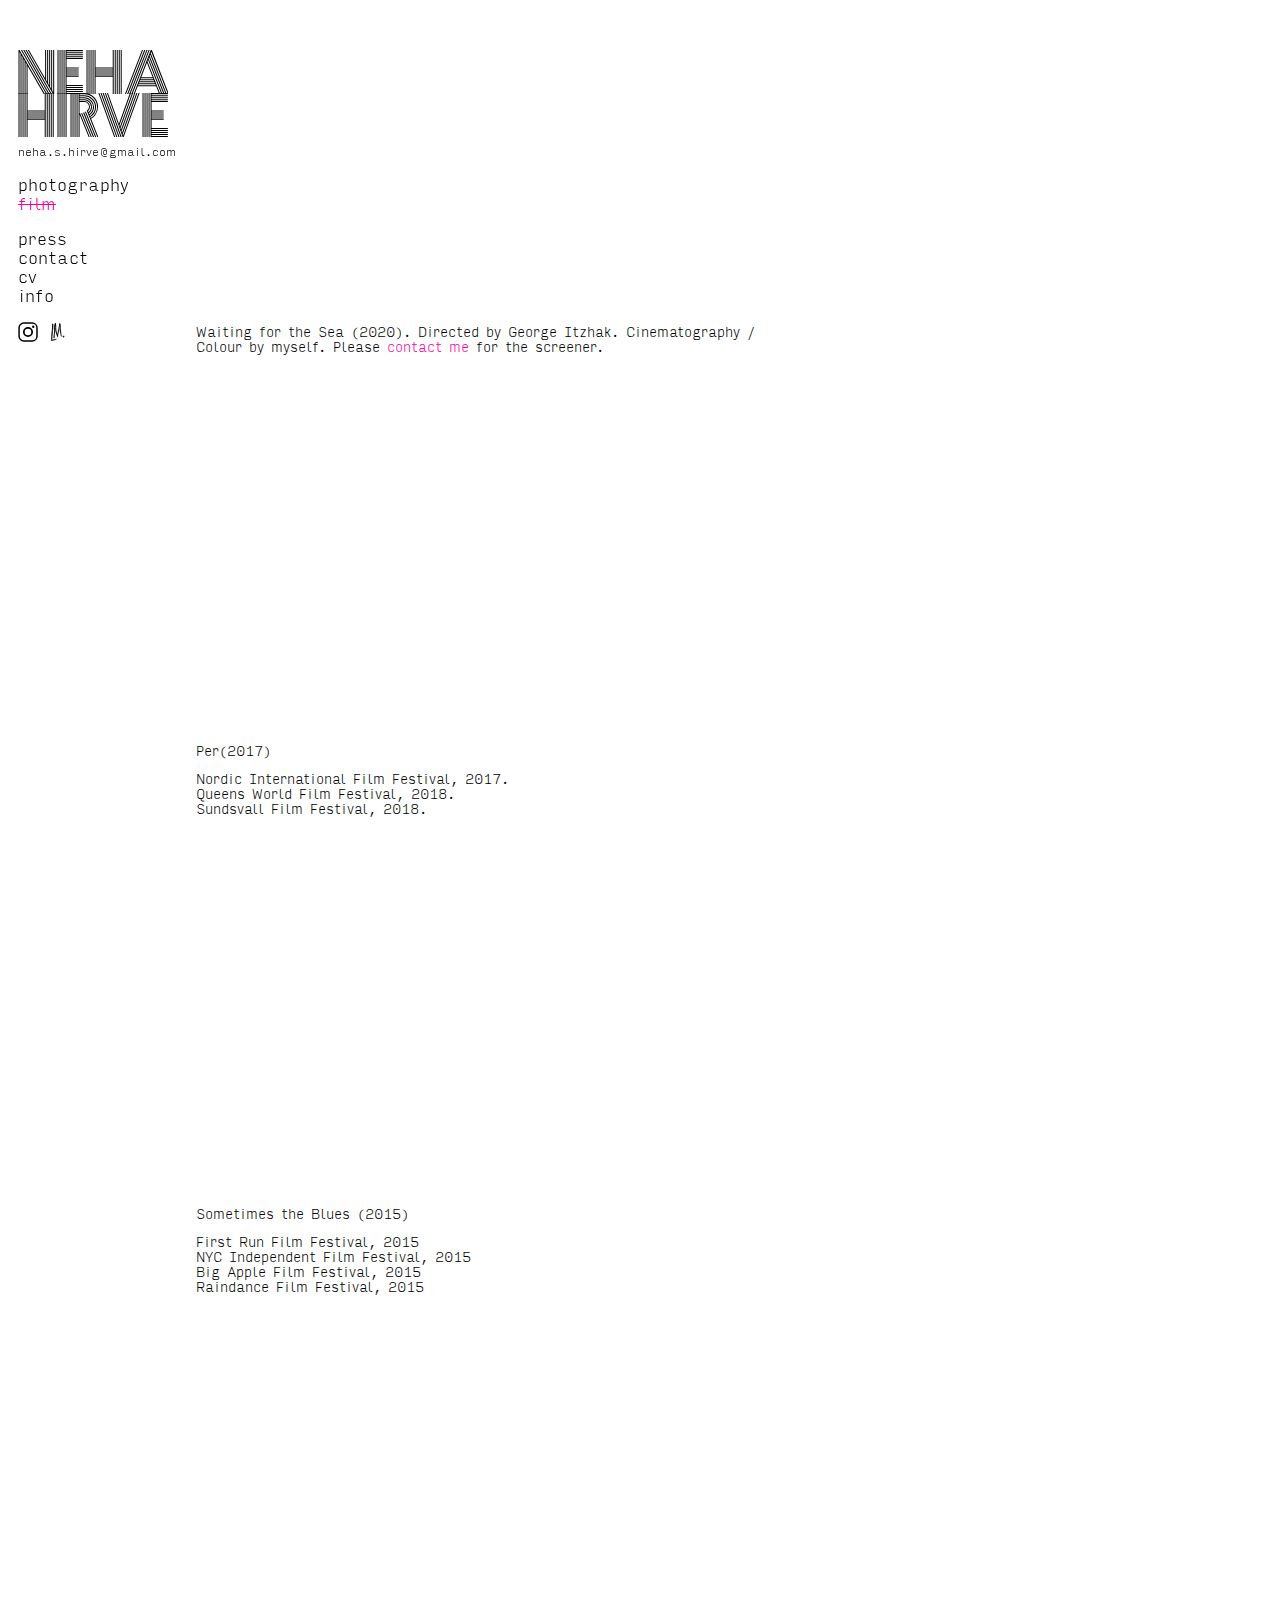
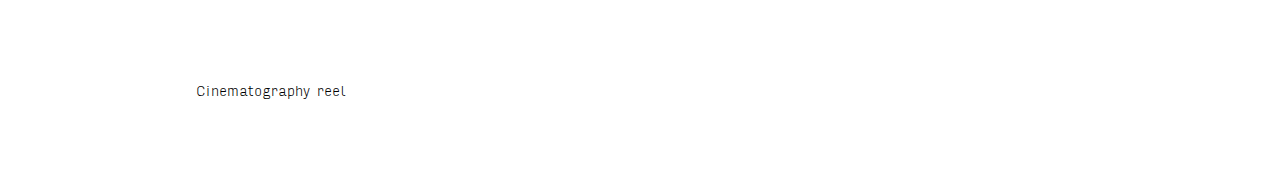
<file: film.html>
<!DOCTYPE HTML>
<html>
<head>
  <title>Neha Hirve</title>
  <base>
  <link rel="stylesheet" href="style.css"></link>
  <link rel="shortcut icon" type="img/png" href="favicon.png"></link>
  <script src="https://ajax.googleapis.com/ajax/libs/jquery/3.4.1/jquery.min.js"></script>
  <script src="javascript.js"></script>
  <meta charset="utf-8">
  <meta name="description" content="photography portfolio">
  <meta name="keywords" content="photography,artist,neha,hirve,documentary,photojournalism">
  <meta name="author" content="Neha Hirve">
  <meta name="viewport" content="width=device-width, initial-scale=1.0">
</head>


<body>
  <div id="hamburger" onclick="menu()"><a href="#">X</a></div>
  <div id="grid">

  <nav class="griditem" id="index">
  <div class="sticky">
<a href="index.html">
  <div class="navigation logo">
    <svg version="1.1" id="Layer_1" xmlns="http://www.w3.org/2000/svg" xmlns:xlink="http://www.w3.org/1999/xlink" x="0px" y="0px"
    	 viewBox="0 0 402.5 234.2" style="enable-background:new 0 0 402.5 234.2;" xml:space="preserve">
    <text transform="matrix(1 0 0 1 -9.392 117.3595)"><tspan x="0" y="0" style="font-family:'Prisma'; font-size:150px;">NEHA</tspan><tspan x="0" y="117" style="font-family:'Prisma'; font-size:150px; letter-spacing:1;">HI</tspan><tspan x="140.1" y="117" style="font-family:'Prisma'; font-size:150px; letter-spacing:-1;">RVE</tspan></text>
    </svg>
  </div>
</a>
  <div class="navigation email">
    <a href="mailto:neha.s.hirve@gmail.com">neha.s.hirve@gmail.com</a>
  </div>


  <div class="navigation primary">
    <ul id="primary_nav">

      <li class="photo">photography
        <ul class="subnav">
          <a href="wildhunt.html"><li>wild hunt</li></a>
          <a href="forteana.html"><li>forteana</li></a>
          <a href="fullshade.html"><li>full shade / half sun</li></a>
          <a href="lightthatisleaving.html"><li>in a light that is leaving</li></a>
          <a href="corona.html"><li>both your memories are birds</li></a>
          <a href="nuclear.html"><li>nuclear truth</li></a>
        </ul>
      </li>

      <a href="film.html"><li>film
        <ul class="subnav">
        </ul>
      </li></a>

    </ul>
  </div>


  <div class="navigation secondary">
    <ul id="secondary_nav">
      <a href="press.html"><li>press</li></a>
      <a href="contact.html"><li>contact</li></a>
      <a href="cv.html"><li>cv</li></a>
      <a href="info.html"><li>info</li></a>
    </ul>
  </div>


  <div class="navigation social">
    <a href="https://instagram.com/nehahirve" target="_blank">
      <div class="social icon">
      <svg version="1.1" id="Layer_3" xmlns="http://www.w3.org/2000/svg" xmlns:xlink="http://www.w3.org/1999/xlink" x="0px" y="0px"
      	 viewBox="0 0 512 512" style="enable-background:new 0 0 512 512;" xml:space="preserve">
      <style type="text/css">
      	.st0{fill:none;stroke:#000000;stroke-width:38;stroke-miterlimit:10;}
      	.st1{fill:none;stroke:#000000;stroke-width:44;stroke-miterlimit:10;}
      	.st2{fill:#000000;}
      </style>
      <path class="st0" d="M364.5,485.5h-215c-67.1,0-122-54.9-122-122v-215c0-67.1,54.9-122,122-122h215c67.1,0,122,54.9,122,122v215
      	C486.5,430.6,431.6,485.5,364.5,485.5z"/>
      <circle class="st1" cx="255.7" cy="256" r="106.5"/>
      <circle class="st2" cx="390" cy="121.5" r="30.5"/>
      </svg>
      </div>
    </a>

<a href="https://lavamousestudios.com" target="_blank"><div class="social icon">
      <svg version="1.1" id="a83dff35-f5ec-47f2-9f59-0bfda9273abb"
	 					xmlns="http://www.w3.org/2000/svg" xmlns:xlink="http://www.w3.org/1999/xlink" x="0px" y="0px" viewBox="0 0 512 512"
	 					style="enable-background:new 0 0 512 512;" xml:space="preserve">
              <g>
	      <path style="fill-rule:evenodd;clip-rule:evenodd;" d="M221.5,434.4c-0.3-0.6-0.9-0.7-1.5-0.8c-0.1,1.3-0.7,1.4-1.7,1
		c0.1,0.7,0.1,1.4-1,1.5c-2.1,0.3-1.4-3.6-3.4-3.4c0.3-0.1,0.5-0.4,0.4-0.8c-0.1-0.3-0.4-0.4-0.6-0.4c0.2,1.3-2.6,0.9-3.6,1.5
		c-0.1,1.7,1.5,0.9,1.8,2c-2,1.4-5.5,1.4-7.4,1.7c-0.5,1-0.2,2.5-1.2,3.3c0.3-1.8-0.1-2.2-1.9-2.6c-0.1,0.9-0.7,1.7-1.4,2.1
		c-1.3-2.9-2.1,2.1-3.1,0.7c-0.1-0.9,1.5-0.8,0.8-2c-0.8,0.3-1.7,0.3-2.6,0c0.1,0.7,0.5,1.6-0.2,1.9c-0.2-0.6-0.2-1.6-1-1.6
		c-0.4,0.5-3.1,1.1-3.9,2.6c-0.2-1.3-0.9-1.7-2.2-1.4c-0.4,1.2,2.2,1.5,0.5,2.3c-0.7-0.5-1.4-0.9-2.2-1.4c-0.2,1.9-2.1,0.2-2.5-0.1
		c-0.2,1.9-1.2,3.7-2.8,4.7c-0.6-2.5-0.5-0.3-2.7-1.3c-0.1-0.8,1-0.7,1-1.4c-2.3,2-2.7-0.5-5-0.3c-0.2,2.2,2.8,0,2.8,1.9
		c-1.9-0.1-0.4,2.1-2.8,1.7c-0.1-0.8-0.3-1.5-0.4-2.3c-2.1,0.3-0.5,3.1-2.5,3.4c-2.6,0.8-2.5,0.3-4.1,1.8c-1.2-0.8,0.2-2-0.6-4.1
		c-1.9-0.3-0.9,1.5-0.9,2.5c-1.2,0.7-1.5,2-3.4,2.2c0-0.7,0.9-1.4-0.2-1.7c-0.5,2.4-1.3,0-3,0.4c-0.1,0.5,0.1,1.1-0.4,1.2
		c0,1.2,1,1,1.4,1.6c-1.9,0.8-1.4-1.3-2.6-1.4c0.1,1.3-2.5,0.5-3.5,1c0.5-1.5-2.3-2.4-2.5-0.9c0.5,0.1,1.2-0.1,1.2,0.5
		c-2.3,0-2.2-0.4-3.5,0.9c-0.6-3-1.3,0.8-2.3,0.8c-0.2-0.8-1-0.9-1.3-1.7c0.7-0.3,1.2-0.7,1.7-1.3c-0.9-0.2-0.6-1.8-2.4-1l0.1,2.3
		c-1.7,0.2-1.5,1-4.1,1.4c0.4-1.9-1-1.8-1.9-2.3c0.2,2.6-1.6,0.2-2.3,0c0.2,2.2,2.6,1.7,3,2.3c-1.2,2.3-2.2,0.3-4.1-0.5
		c-0.4,1.2-1.8,1.4-2.3,2.4c-0.3-0.8-1.3-1.2-2.1-0.9c-0.8,0.3-1.7,0.6-2.6,0.8c0-0.6,0.2-1.3,0.6-1.8c-1.1-0.5-2.3-0.8-2.8-1.8
		c0,0.6-0.2,1.3-0.7,1.7c0.3,0.8,2.2,0.2,2.3,1.2c-1.7-0.1-2.7,1.3-2.9-0.7c-1.6-0.5-1.2,1.2-2.4,1.1c-1.1-1,1.1-2.4-1-3
		c-0.2,0.5-0.1,1.1-0.7,1.1c-1.7-1.2-2.4,0-4.5-1c-0.3,1.5-0.6,3.1-1.7,3.7l12.3,17c-0.1-0.2-0.1-0.4-0.2-0.6
		c0.3,0.4,0.8,0.7,1.3,0.8L115,452.9c0-0.2,0.1-0.4,0.1-0.6l13.8,19.2c1.1,0.1,2.1-0.3,1.2-1.6c-0.3,0.8-1.2,1.2-2,0.9
		c0.1-0.8-0.6-1-0.2-2c1.6,2.6,4.5-3.1,2.6-4.1c-0.8,1.8-3.5,0.3-4.5,1.7c-0.3-3.6-0.1-12,2.2-14.2c0,1.6,3.6,0.6,3.8,2.1
		c0.4-0.9,3-2.2,1.8-3c-0.7,0.5-1.4,1.1-2.1,1.6c1.1-2.9,0.8-4.3,3.2-4c-2-0.2-1.8-3.5-1-4.2c-0.7-0.2-1.3-0.4-0.9-1.5
		c1.1,0.2,0.4,1.9,2.1,1.7c-0.6-2.5-2.3-4.2-3-6.5c1.1,0.4,1.3-0.7,1.9-1c0.1,1-1.2,3.2,0,3.3c0.1-0.9,3.1-0.8,1.5-1.7
		c-0.2,0.5-0.6,0.7-1.3,0.4c1.1-1-0.3-3.2,1.8-3.6l-2.4-3.8c1.9-0.2,1.6,1.3,2.7,1.8c0.2-1.6-0.7-2.4-1.2-3.5
		c0.1,1.3-3.3,1.8-2.3-0.4c1.3,1.8,2.3-1.8,3.9-2c0,0.5-0.2,1.3,0.4,1.4c0.2-1.6-0.7-2.2,0.6-3.2c-1.7-1-3.3,0.1-3.7-2.6
		c1.1,0.2,1.3-0.3,0.8-1.2c0.6,0.1,1.3,0,1.8-0.4c-0.9,1.2,0.4,3.2,0.9,1.5c-0.7-0.2-0.5-1.1-0.2-2c-0.9-0.2-2.2-0.1-2.2-1l0.3-1.9
		c0.5,1.8,3.4-1.5,2.1-2.3c-0.8,1.7-1.4-1.2-2.4,0.3c0.7-1.1-1.4-2.4,0.4-2.6c0.7,0.2,0.2,0.8-0.2,1.3c0.9,0,2.1,0.6,2.4-0.3
		c-0.8-1.5-2.4-2.2-2.3-4.3c0.1-0.5,2.2-1.6,1.8-0.4c-1.5,1.2,0,2.9,0.6,4c0.7-2.4-0.6-3.3,0.3-5.9c-2.1,0.3-0.7-2.2-0.2-2.7
		c-1.4,0.1-3.2-2.1-1.4-2.8c0.1,0.6,0.7,3.4,1.6,1.5c-0.7-0.2-0.5-1.1-0.3-2c-0.6-1-2.8-0.7-2.6-2.4c1.8-1.5-0.9-0.6-0.2-2.6
		c1,1,2.6,1.6,3.8,2.5c0.8-3.8-3.3,0-2.4-3.6c0.9,1.3,1.8,0.1,2.5-1c-1.1-0.2,1.4-2.4-0.8-2.7c-0.3,1.2-0.7,2.1-1.5,2.4
		c-0.8-1.9,1.1-3.3-0.4-5.3c0.6,0.1,1.3,0,1.8-0.4c-0.5-2.5,2.9-3.4,1.7-4.4c-1.1,1.8-1.6-1.7-2.1-2.2c0.8,0.2,1.6-0.3,1.9-1.1
		c-1,0-1.3-0.9,0.1-0.6c0.7-2.1-2.2-1.1-1.3-3.4c1.4-0.4,3.7,1.7,2.3,0.3c-3-1.6,0.5-2.9-0.4-5.9c-1.7-0.7-1.1-0.6-2.9-0.4
		c0.1,2.3,1.4,3,0,4.6c0.3-3.4-1.6-0.9-3.4-1.1c0.4-1.5,2.2-0.9,2.2-3c-0.7-1.1-1.4-2.3-1.9-3.5c1.6-4.4,1.5-9.8,1.6-15.1
		s0.1-10.6,1.8-15l1.2,0.1c-0.6,4.1-1.6,6.2,1,6.6c-0.2,0.7-1,0.6-1.8,0.5c1.1,2.3-1.6,4.5,0.5,5.9c-0.8-0.2-1.6,0.3-1.9,1.1
		c0.9,0.2,2.2,0,2.3,0.9l-1.2-0.1c0,3.4-0.7,4,0.5,6.6c-1.4,1.6-0.2,2.5-0.5,4.5c-0.5,0.1-1.1-0.1-1.2,0.5c0.8,2.1,2-1.5,2.3,0.3
		c-0.6,1.4-2.2,1.5-2.2,3.6c1.9-0.1,2.1,1.2,3.3,1.7c-0.6-2.4,1.9-5.4-0.3-7.2c2.8-1.7-0.7-3.5,1.3-6.4c-0.8-0.9-2.5-0.9-2-2.8
		c0.7,1.6,1.1,1.4,2.8,1c0.4-3.3,1.4-4.2-0.5-5.9c1.7-0.2-0.8-1.1-0.4-2l1.2,0.1c-0.3-3.2-0.1-5.1-0.4-7.2c0.5-0.1,1.1,0.1,1.2-0.5
		c-1.6-0.7,0.6-2,0.3-3.2c-0.7-0.2-1.7-0.1-1.7-0.8c2-0.2,0.6-2.1,1-4.5l1.2,0.1c0.1-1.8-0.1-3.6-0.7-5.3c1.6-0.5,1.9-4.3,0.5-5.1
		c0.1,1.1-1,1.7-1.2,0.5c3-2.2,0.8-5.3,3.2-9.4c-0.7-0.1-1.4-0.3-1-1.4c0.5-0.1,1.1,0.1,1.2-0.5c-0.6-0.6-0.1-1.2-0.3-3.3
		c-1.6,0.1-1.4-1.5-1.5-2.7c0.8-0.6,1.3-1.6,2.5-1.7c0.2-2-0.5-4-1.9-5.3c0.9-1.6,2.8,0.8,3-0.4c-1.7-0.6,0.7-1.3,0.2-2.6
		c-2.4-1.4-1.4-6.3,0.6-7.1c-0.4-0.2-0.6-0.6-0.5-1.3c4.1-0.1-0.7-0.3-1.1-1.4c0.9,0,2,0.2,1.8-1.2c-1-0.3-1.6,0.9-1.7-0.1
		c2-1.2,0.7-2.2,0.3-3.9c1.9,0.5,0.9-2.3,2.4-0.5c1.1-2.6-3-0.3-2.8-2.1c1.5-0.8-0.5-2.4,0.8-2.5c0.8,0,2,2.3,2.3,0.8
		c-0.8-0.4-1.4-1.2-1.6-2l1.8,0.1c-1.4-3.2-0.9-4.9,1.1-7.7c-1,0-1.8-0.6-2.3-1.4c1.4-0.5-0.3-2.9-0.3-3.9c1.1,0.6,2.7,3.4,3.5,0.9
		c-0.8-1.1-1.5-2.2-2.1-3.4c3.2,0.4,0.2-3,2.6-3.1c-1.1-2.2-1.2-4.3,0.9-5.8c-1.4,0.1-2.2-0.3-2.3-1.4c3-1.5,2.2-10.5,1.8-12.2
		c0.7,0,1.4-0.1,1.2-1.2c0.1-1.1-1.6-0.4-1.7-1.4c0.8-0.7,1.4-1.6,1.9-2.5c-0.7-0.3-1.3-0.8-1.7-1.4c0.4,0,0.7-0.1,0.6-0.6
		c0.8,0.1,0.5,1.2,1.1,1.4c-0.2-2,1-2.5,1.4-3.8c-1.1-0.5-1.5-1.8-1.6-3.3c0.6,0,0.7,0.6,1.1,0.7c0.1-0.8,0-1.8,0.7-1.9
		c0.5-1.8-1.1-1.4-1.1-2.6c1.9-1.2,0.2-3.7,1.4-6.4c-0.7-0.1-1.7,0-1.7-0.7c0.9-1.2,2.3-1.8,2.5-3.8c-0.4-0.2-1.1-0.1-1.1-0.7
		c2.3-0.7,0-2.6,1.4-4.5c-0.7-0.1-1.7,0-1.7-0.7c1.5-1.1-0.9-3.5,1.2-1.9c-1.5-2.5,1.1-3.1,0.2-4.5c-0.1-2.3-1.7,2.2-1.8-0.1
		c-0.8-2.6,2.6-0.1,2.4-1.8c-1.1-0.1-0.3-2.2-1.1-2.6c1.2,1.4,1.2-0.2,1.8-1.2c-1.6,0.1-2.5-0.3-2.3-2c0.8,0,0.5,1.1,1.1,1.3
		c0.9-1,1.1-4.7,0.2-5.8c3.1-3.3,0-10.9,1.7-14.8h1.2c0.5-2.2-2.4-0.9-1.7-3.3c1.7-1.3,0.9-2.1,0.7-5.1c0.7,0,0.9,1,1.2,0
		c-1.2-0.4-0.4-4,0.1-4.5c-0.9-1-1.1-2.6-1-4.5c1.5,0.1,1.9-0.9,2.4-1.9c-1-0.3-1.5,0.9-1.8,0c-0.2-2.6,2.1,0.8,1.8-2.5
		c-1-0.3-1.5,0.9-1.8-0.1c1.4-1.6-0.1-1.8-0.5-2.6c0.1,0.3,0.6-0.4,0.6-0.6c0-1-0.8-3.2,1.8-1.2c0.7-2-0.9-1.6-1.1-2.6
		c1.3-1.3,0.2-2.9-0.5-3.9c0.7,0,0.9,1,1.2,0c-1.2-0.2-1.1-1.8-1.7-2.6c0.7,0,0.9,1,1.2,0c-0.7-1.2-0.8-2.9-2.3-3.3
		c2.2,0.5,2-1.6,3-2.5c-3.5-0.2,0.2-4.1-2.2-5.2c1.5-0.9,2.1-2.8,3.1-4.4c-1.2-1.2-1.2-3.1-0.1-4.3c0.1-0.1,0.1-0.1,0.2-0.2
		c-3.1,0.2,1.4-1.7-0.5-1.9c-0.1,0.7-0.7,1-1.2,1.3l0.1-2.6c2.1,1.7,0.5-1.6,0.1-2.6c0.6-0.6,1.2-1.2,1.8-1.9
		c-1.6-0.7,0.2-2.7,0.1-3.9c-1-0.3-1.5,0.9-1.8,0c0.2-1.3,2.6-0.1,2.4-1.9c-3.5,0.9,0.4-2.3-1.7-3.3c0,0.4-0.5,0.7-0.6,0
		c2.8-1.1-0.8-1.8,0.1-4.5c0.6,0,0.7,0.5,1.2,0.7c-0.8-2.9-0.1-2.9,1.3-4.5c-1.3,0.2-2.2-0.2-2.3-1.3c1.5,0.1,1.9-1,2.4-1.9
		c-0.7-1.6-1.1-3.4-2.2-4.6c1.5,0.1,1.8,1.3,2.4-0.6c-2.5-0.9-0.1-3.5-0.4-5.8c-0.7-0.1-1.7,0.1-1.8-0.7c0.7,0.2,2.1-1.8,0.6-1.9
		c0,0.4-0.1,0.8-0.6,0.6c1.3-1.5-1.7-2.3-1.7-4.4c1.6,1.3,2.9-2.1,3.6-3.8c-0.5-0.2-1.2,0-1.2-0.7c3-0.8-1.2-3.5,0.7-5.1
		c-1.9,0.3-0.8-2.3-2.3-0.7c0.2-1.7-2.3-3.1,0.1-1.9c-0.3-2.8-2-5.3-2.2-6.5c-0.9,1.4-1.6-0.7-2.4,1.2c-0.4-0.9-1-1.8-1.7-2.6
		c0.7,2.7-0.8,7-4.3,7c1.6-2-1.4-2.3,0.1-4.5c-1.6-0.4-1-3.1-1.6-4.5c0.6-0.8,0.6-2.4,1.2-3.2c-1.2-1.5-2,1.1-3.5,1.2
		c-0.1-1.9-1.8-2.3-1.1-5.2c-1.9,0.7-1.3,0-3.5-0.1c0.1-1.4-0.4-2.1-1.7-2c-1.1,1.7-1.7,3.7-1.9,5.7c-2.2,1.8-3.2,1-5.3,2.5
		c0.1,5.3-1.8,16-1.1,21.2c-0.9,1.2-1.2,3-1.3,5.1c0.4,0.2,1.2,0,1.1,0.7c-1.4,0.1-0.2,2.2-0.1,2.6c-0.6,0-0.7-0.5-1.2-0.7
		c-0.8,3.6-0.9,9.7-0.4,16c-0.8,0.3-1.3,1.1-1.2,1.9c-0.2,2.9,0.7,6.7-0.2,9.6c0.7,0.1,1.7-0.1,1.7,0.7c-1.6,1.9-2.1,3.6-1.3,5.8
		c-0.7-0.2-2.1,1.8-0.6,1.9c0.2-2.2,1.6,0.1,1.8-1.2c-0.8,0-0.7-1.8,0-1.9c0.4,0.7,2.5,0,2.3,2.6c-0.7,2.5-4.2-0.5-5.3,2.4
		c1.3,1,0.9,1.6,0.5,3.2c0.7,0.8,0.6,2.3,0.5,3.9c-1.3,0.5,0.1,4.1-1.3,4.5c0,0.7,0.1,1.4,0.5,1.9c-0.8,0.5-1.6,6.2,0.4,5.8
		c-0.6-2.2,0.3-2.2-0.5-4.5c0.7,0.3,1.3,0.7,1.7,1.3c-1.6,1.1,1,3.2-1.3,3.8c0.5,0.7,2.2,0.2,1.7,2c-1.4-0.3-1.5-2.9-2.9-1.4
		c0,1.9,1.1,3.7,2.8,4.6c-0.5,1.4-1.4,2.7-2.4,3.8c2.2,2.2,0.7,4.5,2.8,6.5c-0.6-0.8-2.7-0.3-3.5,0.5c1.2,0.2,3.1,2.9,2.2,3.3
		c-1.6,0.1-0.4-2.5-2.3-2c0,2.2-1.1,2.7,0.5,3.9c0.1-1,0-2.2,1.2-1.9c0,1.8-1,1.3-0.1,2.6c-0.8-0.1-1.7,0.1-2.4,0.6
		c-0.1,5.2,0.6,6,0.2,11.5c0.1,1.3,1.5,1.3,1.7,2.6c-0.8-0.2-1-1.1-1.7-1.3c-1,3.4-1,5.5,0.9,7.7c-0.7,0.1-1.7-0.2-1.8,0.6
		c0.4,0.2,1.2,0.1,1.2,0.7c-1.9,1.3-0.9,2.6-0.2,5.1c-1.8,1.7-1.3,7.7-0.9,9.6c0.2-0.7,1-1.5,1.2-0.6c-0.2,1.3-1.2,1.7-1.8,2.5
		c1.3-0.4,2.3,2.4,1.1,2.6c-1,0-0.3-1.8-1.1-2c-0.2,2.7-1.5,4.8,0.4,6.4c-0.6,0-0.7,0.5-1.2,0.6c1,1.5-1.3,4.6,0.3,6.4
		c1-1.1-0.8-2.6,1.9-2.5c-0.7,0.9-0.7,1.5,0.5,1.9c0.2-0.7,1-1.5,1.2-0.6c-0.2,1.4-1.5,1.3-3,1.2c0,1.1-0.7,1.5-1.8,1.2
		c-0.1,0.8-0.3,4.6,0.5,2.6c0.1-0.8,0-1.8,0.7-1.9c0.5,0.2,2.5,1.8,1.1,2c-1-1.6,0.3,0.6-0.1,1.9c-1.5-0.1-1.8-1.3-2.4,0.5
		c1.8,0.5,2.4,0,2.9,0.8c-0.3,2.2-1.6-0.1-1.8,1.2c1.2,0.2,1.1,1.8,1.6,2.6c-1.1,0.2-1.5,1.3-3,1.1c-1.5,2.9,1.2,7.5,0.2,9.6
		c0.7-1.6-1.1-3.7-1.7-2c0.7,1.5-0.3,3.5,0.2,6.4l-1.2-0.1c0.6,1.7,0,3.3-0.8,5.1c2.4-0.6,1.4,2.3,2.8,2.7c-1,0.1-3.3-2.5-2.3-0.8
		c1.5,0.8-0.2,3.3-0.2,4.5c1.3,0,1.8,0.6,1.7,2c-0.3,0.7-0.7,1.4-1.3,1.9c0.1,2.1,0.1,4.2-0.1,6.4c-0.3,2.4-1.1,4.3-2.8,3
		c-0.7,2.9,1.7,2.7,2.7,4c-4.8-1.4-1.2,7.6-3.5,9.3c1.3,0.6,2.7-2.1,3-0.5c0,1-0.5,1.9-1.3,2.5c-0.6,0-1.3-0.3-1.7-0.8
		c-1,2.4,1.5,1.3,1,3.3c-0.6,0-0.7-0.6-1.1-0.7c0.3,2-0.8,2.3-0.8,3.8c1.5,0.2,3,0.3,2.8,2.1c-0.7-0.1-0.8-0.9-1.7-0.8
		c-0.9,1.7,3,1.8,1,2.6c-1.6-0.3-1.2-2.5-2.1-3.3c-1.1,2.5-2,4.5-0.5,6.3c-0.3-1.6,2.7-2.5,3-1.1l-1.8-0.1c-0.4,2.1,1.6,2,2.1,3.3
		c-2.7-1.1-2.6,1.4-4.8,0.9c0,3.2-0.6,5.9,1.3,6.5c-0.2,0.8-1,1.3-1.8,1.1c-0.5,8.2-1.8,11-0.9,17.7c-1.6,1.8-1.3,6.9,0.5,7.7
		c-0.6,3.5-1.2,4.4,0.6,6.4c-1.8,0.3-2.3,1.4-0.8,2.5c-0.2,1.8-2.6,0.9-2.6,2.9c0.2,2.1,1.8,1.4,2.2,2.1c0,1.5-0.4,2.4-1.4,2.4
		c-0.2-0.7-0.5-1.4-1-2c-0.4,1.9,1,3.1-0.5,4.4c1.1,0.3,1.2-0.7,1.9-1.1c-0.4,3.1,2.2-1.8,2.2,1.5c0.1,1.8-2.2,0.4-2.5,1.6
		c1,0.7,3.1,0.3,2.7,2.2c-2.6,0.4-1.7-2.3-3.9-2.3c-0.2,3.5,0.3,4.2-0.8,7.5c0.4,0.2,1.2,0.1,1.1,0.8c-0.9,0.7-0.9,2.7-1.1,4.3
		c0.8,0,1.5,0.6,1.6,1.5c-1.2-0.2-1.9,0.3-2,1.7c2.3,0.2-1,4.9,0.8,3.9l0.2-1.9c0.6,0.1,1.3-0.1,1.8-0.4c-1.6,2-0.7,4.8-2.4,5.5
		c0.8,0.2,0.3,1.6,0.3,2.6c2-0.2,2,1.3,2,2.8c-0.7,0-1.5,1-1.7-0.2c0.7,0,1.4,0,1.3-1.1l-1.7-0.2c0.5,2.2-0.7,3.3,0,4.5
		c0.1-0.3,0.4-0.5,0.7-0.5c0.3,0,0.5,0.3,0.5,0.6c-0.9-0.6-2.7,0.9-1.3,1.1c0.2-0.7,1-0.6,1.8-0.4c-1.3,1.3,0.1,0.7,0.3,2
		c-1,1.8-2.5,2.9-3,5.4c1.8-0.5,2.2-0.1,2.8,1.6c-1-0.4-2.1-0.3-3,0.2c0-0.8,0-1.5-1-1.4c-0.7,2.3,2.3,1.4,2.6,2.9
		c-1.1,0.8-1.8,2.2-1.7,3.6c0.2-0.5,0.6-0.7,1.2-0.5c-0.3,1.2,0.5,1.5,0.2,2.6c-4.2-0.9,1.2,5.3-2.6,5.4c-0.4,1.9,1.6,3.1-0.1,4.5
		c1.5,0.1,1.7,1.2,2,2.2c-1.9,0.3,0.4,1.8,0.2,2.6c-2.3,0.7-0.2,3.2-1.9,4.8c0.7,0.4,1.1,1.3,0.9,2.1c-1.5,0.1-1.6,2.2-2.3,3.5
		c1.8,0.1,3.2,1.4,3.6,3.2c0,2.1-0.7,3.1-1.8,3.5c0.2,0.5,0.3,2.7-0.7,3.8c1.9-0.2,1.7,1.3,2,2.3c-0.9,1.2-2.5,1.4-3,3.3
		c0.5,1,1.1,2,1.9,2.9c-1,5.1-1.2,5.2-3.2,7.8c4.5,4.1-0.6,9.3,0.5,15.6c-0.6-0.1-0.6-0.6-1-0.9c-0.2,3.3-1.3,4.4-0.2,7.1
		c-0.8,0.8-1.5,1.7-2.1,2.7l-5,9.3l16.8,7c0.3,0.1,0.5,0.2,0.8,0.3c0-0.9,0.7-1.6,1.6-1.6c1.5,0.7,3.6,0.3,5.6,0.1s3.9-0.3,5.4,1.2
		c1.5-0.8-0.8-1.5,0.7-1.7c0.2,0.8,0.9,1.1,0.6,2.4c1.4-0.6,2.9-1.1,4.4-1.3c1.2-0.1,2.3-0.7,3.2-1.5c1,0.1,1.1,1,2,1.1
		c0.1-0.5,0-1.2,0.6-1.2c5.1-0.4,7.4,1.2,10-1c0.4,0.8,1.2,1.2,2.1,1c1.1-1.1,4-1.1,5.2-2.2c0.9,2.1,4.4-0.5,5.2-1.7
		c0.2,0.4,0.1,1.1,0.8,1.1c0.3-0.9,0.9-1.6,1.8-2c3.8,0,6.4-0.6,9.5-3.1c2.4,2.2,4-1.1,7.3,0c0.2-2.1,3.7-2.5,5.6-2.2
		c2.1-1,4.8-2.3,6.9-1.9c1.8-1.3,5-1.7,6.6-3.2c1.4,2.2,3.1-1.2,4.9-1.7c1.1,0.4,2.2,0.3,3.3-0.1c1.3-2.6,5.9-3.6,8.2-1.9
		c-0.1-1.5,2.5-1.6,2.6-3c2,1.1,5.6-0.2,6.7-2.2c1.3,0.7,4-0.3,4.2-1.6c-0.8,0.1-1.8,0.5-2-0.1c0-0.7,0.5-1.1,1-1.5
		c-0.9,1.6,0.3,0.6,1,1.6c2.4-0.3,1.8-2.3,3.2-3.2c0.7,0.7,2.9-2,4-2.8c0.3,0.7-2.1,2.3-0.1,2.4c-0.1-1,0.8-1.6,2.2-1.8
		c-0.1-0.7-0.5-1.6,0.2-1.9c3.1-2.2,4.2-3.5,8.2-4.4c-0.1-1.2,1.4-1.5,2.1-2.3c0.2,0.4,0.7,0.5,1.4,0.3c0.5-1.8,2.1-3.1,3.9-3.3
		c-0.1-0.7-0.1-1.4,1-1.4c-0.9-1.6,0.2-2.2-0.1-3.6c-2.9,1.9-9.7,1.6-10.3,4.8c-0.4-0.8-1-0.8-0.4-1.7c-3.4,1.1-8.7,1.2-9.8,3.5
		c-1.4-1.5-2.9,0.1-4.4,1.1c-1.2,0.3-1.2-1.4-2.8-0.5c-0.1,2.6-5.1,2.8-5.9,2.6c-0.7-3.1,2.1-1.7,3.2-3.2c-0.4,0.1-0.8-0.3-0.1-0.6
		c2.5-0.3,2.8-1.7,5.5-1.9c-0.1-0.9-0.6-2,0.9-2c0.2,0.6,0.1,1.3-0.2,1.9c2.8-0.6,5-1.5,5.9-3.2c3.9-1.5,7-2.2,9.7-3.1
		c2.9-0.8,5.7-2.2,8.1-4.1c-3.1,0.4-6.2,1-9.2,1.8c-2.9,0.8-5.9,1.4-8.9,1.8c0.4,1.4-0.5,2-1.3,2.7l-0.4-1.7c-2.8,0-2.2,1.8-4.1,2.2
		c0-1-1.2-1.3-1.4-0.3c0.4-0.1,0.8,0.3,0.1,0.6C225.1,431.9,222,432.2,221.5,434.4z M110,331.2c0,0.8-0.2,1.1-0.7,1.2
		C109.3,331.7,109.5,331.3,110,331.2z M110,331.2C112,329.1,111.8,333.4,110,331.2z M163.1,84.3c0.3,0.3-0.4,0.8-0.6,0.6
		C162.2,84.6,163,84.2,163.1,84.3z M155.1,213.6l-1.2-0.1l0.1-1.3l1.2,0.1L155.1,213.6z M137.8,358c0-0.3,0.3-0.6,0.6-0.5
		c0.3,0,0.6,0.3,0.5,0.6C138.6,359,138.4,358,137.8,358z M131.2,446.1c-1.3,2.6-0.9,4.2-1.9,6.3
		C125.7,451.7,128.6,445.9,131.2,446.1z M192.6,441.1C190,441.8,192,438.9,192.6,441.1z M202.9,438.2c0.1,0.6-0.6,0.6-1.1,0.9
		C201.7,438.5,202.4,438.5,202.9,438.2L202.9,438.2z M212.7,435.9c-0.4-0.2,0.3-0.8,0.5-0.7C213.6,435.5,212.9,436.1,212.7,435.9
		L212.7,435.9z M230.9,432.1c0-0.7,0.6-0.5,0.6-0.1C231.6,432.7,231,432.5,230.9,432.1L230.9,432.1z M195.2,441.1
		c-0.4-0.2,0.3-0.8,0.5-0.7C196.1,440.7,195.4,441.3,195.2,441.1L195.2,441.1z M177.1,445.4c-0.4-0.2,0.3-0.8,0.5-0.7
		C178,445,177.3,445.5,177.1,445.4L177.1,445.4z M205.1,439.5c-0.4-0.2,0.3-0.8,0.5-0.7C206,439.1,205.3,439.7,205.1,439.5
		L205.1,439.5z M183.3,444.8c-0.4-0.2,0.3-0.8,0.5-0.7C184.1,444.4,183.5,445,183.3,444.8L183.3,444.8z M216.4,437.5
		c-0.4-0.2,0.3-0.8,0.5-0.7C217.2,437,216.6,437.6,216.4,437.5L216.4,437.5z M196.3,443.3c-0.6-0.6-0.9-1.1-0.1-0.6
		S197,444,196.3,443.3L196.3,443.3z M221.5,436.8c-0.4-0.2,0.3-0.8,0.5-0.7C222.4,436.4,221.7,437,221.5,436.8L221.5,436.8z
		 M208.1,441.2c-0.4-0.2,0.3-0.8,0.5-0.7C209,440.8,208.3,441.4,208.1,441.2L208.1,441.2z M219.5,439.7c-2.1,0.2-2.8,1.1-4.2,1.6
		C214.4,439.3,219.1,436.8,219.5,439.7L219.5,439.7z M120.9,452.4c1.8,0.7-0.8,1.5-1.3,1.7C117.9,453.4,121.4,453.7,120.9,452.4
		L120.9,452.4z M120.3,452.9l-1.2-0.1c0-0.4,0.1-0.8,0.1-1.2l1.2,0.1L120.3,452.9z M136.2,452.8c-0.3-0.3,0.4-0.8,0.6-0.6
		C137.1,452.5,136.3,453,136.2,452.8L136.2,452.8z M213.2,440.6c0-0.8,1.1-0.9,1.2-0.3C214,440.9,213.5,441.3,213.2,440.6
		L213.2,440.6z M162.1,77.2v1.3h-1.2v-1.3L162.1,77.2z M210.2,442c-0.1-0.7,1-0.8,1.7-1C212,441.6,210.9,441.7,210.2,442z
		 M161.3,59.2c0.6,0,0.4,0.8,0.6,1.3C161.3,60.5,161.4,59.7,161.3,59.2z M161.2,63.7c0.3-0.3,0.7,0.5,0.6,0.7
		C161.5,64.7,161.1,63.9,161.2,63.7z M160.8,83c0.6,0,0.4,0.8,0.6,1.3C160.8,84.3,160.9,83.5,160.8,83z M160.8,84.9
		c0.3-0.3,0.7,0.5,0.6,0.7C161,85.9,160.6,85.1,160.8,84.9L160.8,84.9z M129,466.3c0.7,0.3,0.3,1.4-0.3,1.3
		C128,467.1,128.9,467,129,466.3z M159.4,115.2c0.3-0.3,0.7,0.5,0.6,0.7C159.7,116.1,159.3,115.3,159.4,115.2L159.4,115.2z
		 M170,451.4c-0.4-0.2,0.3-0.8,0.5-0.7C170.9,450.9,170.2,451.5,170,451.4z M160.2,57.9c0.3-0.3,0.7,0.5,0.6,0.7
		C160.4,58.9,160,58.1,160.2,57.9z M159.3,96.5c0.3-0.3,0.7,0.5,0.6,0.7S159.1,96.7,159.3,96.5L159.3,96.5z M158.8,119.6
		c0.3-0.3,0.7,0.5,0.6,0.7C159,120.6,158.6,119.8,158.8,119.6L158.8,119.6z M157.7,159.5c0.3-0.3,0.7,0.5,0.6,0.7
		C157.9,160.5,157.5,159.7,157.7,159.5L157.7,159.5z M130.8,451.3c0.6,0.1,0.3,0.9,0.3,1.4C130.6,452.6,130.8,451.8,130.8,451.3z
		 M216.2,442.3c-0.4-0.2,0.3-0.8,0.5-0.7C217.1,441.9,216.4,442.5,216.2,442.3L216.2,442.3z M158.2,120.9c0.3-0.3,0.7,0.5,0.6,0.7
		S158,121.1,158.2,120.9z M157.3,152.4c0.3-0.3,0.7,0.5,0.6,0.7C157.6,153.4,157.1,152.6,157.3,152.4z M135.3,426.3
		c-0.3,0.8-1.2,1.2-2,1l0.3-1.9C134,425.9,134.6,426.3,135.3,426.3L135.3,426.3z M130.7,448.7c0.4-0.3,0.6,0.6,0.4,0.8
		C130.8,449.7,130.5,448.8,130.7,448.7L130.7,448.7z M159.7,52.8c-0.2,0.7-1.2,0.4-1.2,1.3C156.9,53.7,158.5,52,159.7,52.8
		L159.7,52.8z M155.4,191.8c0.6,0,0.4,0.8,0.5,1.3C155.4,193,155.5,192.2,155.4,191.8L155.4,191.8z M132.5,435.8
		c0.4-0.3,0.7,0.6,0.5,0.7C132.6,436.8,132.3,435.9,132.5,435.8L132.5,435.8z M129.6,456.4c-0.3-0.3,0.4-0.7,0.6-0.6
		S129.8,456.5,129.6,456.4L129.6,456.4z M153.9,214.9c0.7,0.1,0.4,1.2,0.5,2C153.7,216.7,153.9,215.6,153.9,214.9L153.9,214.9z
		 M153.6,220.7c0.3-0.3,0.7,0.5,0.6,0.7C153.8,221.7,153.4,220.9,153.6,220.7L153.6,220.7z M131.1,440.1c0.4-0.3,0.6,0.6,0.5,0.7
		C131.2,441.1,130.9,440.3,131.1,440.1z M158,50.2c0.3-0.3,0.7,0.5,0.6,0.7C158.3,51.2,157.8,50.3,158,50.2z M157.1,90
		c0.3-0.3,0.7,0.5,0.6,0.7C157.4,91,157,90.2,157.1,90z M154.5,182.6c1.1-0.2,0.8,3-0.6,1.9v-1.3
		C154.4,183.4,154.5,183.1,154.5,182.6L154.5,182.6z M134.5,417c0.6,0.1,0.3,0.9,0.4,1.4C134.3,418.2,134.6,417.5,134.5,417z
		 M134.2,418.9c0.4-0.3,0.7,0.6,0.5,0.7C134.3,419.9,134,419.1,134.2,418.9L134.2,418.9z M135.4,407.3c0.6,0.1,0.3,0.9,0.4,1.4
		C135.2,408.5,135.4,407.8,135.4,407.3L135.4,407.3z M132.5,425.2c0.4-0.3,0.6,0.6,0.5,0.7C132.6,426.2,132.3,425.4,132.5,425.2
		L132.5,425.2z M152.8,198.1c0.3-0.3,0.7,0.5,0.6,0.7C153.1,199.1,152.6,198.2,152.8,198.1L152.8,198.1z M151.2,234.2
		c0.3-0.3,0.7,0.5,0.6,0.7S151,234.3,151.2,234.2L151.2,234.2z M150.6,243.8c0.3-0.3,0.7,0.5,0.6,0.7
		C150.9,244.8,150.5,244,150.6,243.8L150.6,243.8z M134.1,411.7c0.4-0.3,0.7,0.6,0.5,0.7C134.2,412.7,133.9,411.8,134.1,411.7z
		 M131.7,426.4c0.6,0.1,0.3,0.9,0.4,1.4C131.5,427.7,131.8,426.9,131.7,426.4z M150.2,241.8c0.7,0.2,0.5,1.3-0.1,1.3
		C149.8,242.5,149.4,241.9,150.2,241.8L150.2,241.8z M149.6,252.1c0.7,0.1,0.4,1.2,0.5,2C149.4,254,149.7,252.9,149.6,252.1
		L149.6,252.1z M132.4,418.6c0.4-0.3,0.7,0.6,0.5,0.7S132.3,418.8,132.4,418.6z M131.7,423.1c0.4-0.3,0.7,0.6,0.5,0.7
		C131.8,424.1,131.5,423.2,131.7,423.1z M155.6,52.7c0.7,0.1,0.3,0.7,0,0.7C154.9,53.2,155.3,52.7,155.6,52.7z M155.6,54.6
		c0.3-0.3,0.7,0.5,0.6,0.7C155.8,55.6,155.4,54.8,155.6,54.6L155.6,54.6z M152.1,185.8c0.3-0.3,0.7,0.5,0.6,0.7
		C152.3,186.8,151.9,186,152.1,185.8L152.1,185.8z M148.7,258.5c0.3-0.3,0.7,0.5,0.5,0.7C148.9,259.5,148.5,258.7,148.7,258.5
		L148.7,258.5z M137.9,380.8c-0.2,0.7-1.2,0.3-1.3,1.1c-0.6-0.2-0.2-1.3-1-1.4c0.3-0.8,1.1-0.9,1.4-1.8
		C139,379.2,136.7,380.5,137.9,380.8z M152.6,152.3c0.6,0.1,0.3,0.7,0,0.6C151.9,152.8,152.3,152.3,152.6,152.3L152.6,152.3z
		 M140.2,351.8c0.3-0.3,0.7,0.5,0.5,0.7S140,351.9,140.2,351.8z M139.2,361.4c0.3-0.3,0.7,0.5,0.5,0.7
		C139.4,362.4,139,361.6,139.2,361.4L139.2,361.4z M134.8,395.4c0.6,0.2,0.2,0.7-0.1,0.6C134,395.8,134.4,395.4,134.8,395.4
		L134.8,395.4z M154.3,59.1c0.3-0.3,0.7,0.5,0.6,0.7C154.6,60.1,154.1,59.2,154.3,59.1z M145.7,285.5c0.3-0.3,0.7,0.5,0.5,0.7
		C145.9,286.5,145.5,285.7,145.7,285.5z M143.9,308c0.3-0.3,0.7,0.5,0.5,0.7C144.1,309,143.7,308.2,143.9,308z M143.5,313.1
		c0.6,0.1,0.4,0.8,0.5,1.3C143.4,314.4,143.5,313.7,143.5,313.1L143.5,313.1z M141.1,338.9c0.6,0.2,0.2,0.7-0.1,0.6
		C140.3,339.3,140.7,338.8,141.1,338.9L141.1,338.9z M153.8,54.6c0.3-0.3,0.7,0.5,0.6,0.7C154.1,55.5,153.6,54.8,153.8,54.6
		L153.8,54.6z M147.9,241.1c0.3-0.3,0.7,0.5,0.6,0.7S147.7,241.2,147.9,241.1L147.9,241.1z M140.2,341.4c0.3-0.3,0.7,0.5,0.5,0.7
		C140.4,342.4,140,341.5,140.2,341.4L140.2,341.4z M139.6,346.5c0.6,0.2,0.3,0.7-0.1,0.6C138.9,347,139.3,346.5,139.6,346.5
		L139.6,346.5z M139.5,347.8c0.3-0.3,0.7,0.5,0.5,0.7C139.6,348.8,139.3,348,139.5,347.8L139.5,347.8z M136.1,376.7
		c0.3-0.3,0.7,0.6,0.5,0.7C136.2,377.7,135.9,376.8,136.1,376.7L136.1,376.7z M135.9,377.9c0.8,0.4-0.1,0.6-0.2,1.3
		C135,379,135.3,377.9,135.9,377.9L135.9,377.9z M145.2,224.8c-1.3-2.1-1.4-5.5-2.6-7.9c2.3-0.2,1.7-3.8,3.2-5
		c-1.5-1.4-1.7-4.1-1.4-7.1l2.3,0.1c-2.1-1.8-0.9-3.9-1.5-6.5c-0.2-1.1,0.5-1.2,1.2-1.2c-2.3-1.8,1-5.2-1.5-7.1
		c0.4-1.1,1.4-0.4,1.1,0.7c1.8-1.5-0.6-3.9-0.4-5.8c0-1.4,0.6-2,1.8-1.9c-1.2-1.4,0.1-2.1,0.7-3.2c-2,0.1-2.1-1.9-1-4.5
		c1.3-0.1,0.2,2.3,0.5,3.2c1.3-2,0.4-6.7,1.5-9c1.9,0.3,0.6,2.8,0.5,3.9s0.6,1.1,0.5,1.9c-0.2,5.2-1,11.7-1.9,18.6
		c-0.2,1.5,0.1,2.4,1.1,2.6c-0.3,0.9-0.9,1.6-1.3,2.5c0.8,4.3,2.5,11.4-0.1,16.8c0.2,0.9,1,1.1,1.1,2c0.3,1.8-1.2,1.2-1.3,2.5
		c0.9,0.9,0,3.6,1,4.6c-0.2,2.3-2.5,6.9-0.4,7.7c-0.6,0.8-2,0.7-2.4,1.8c-2.1,0.2-1.3-2.4-3.4-2.1c-0.3-1,0.9-3.3-0.4-3.2
		c0.2-0.7,0.6-0.3,0.6,0C142.8,228.3,143,225.2,145.2,224.8L145.2,224.8z M140.1,336.8c0.6,0.2,0.3,0.7-0.1,0.6
		C139.4,337.3,139.8,336.8,140.1,336.8L140.1,336.8z M144.9,270.6c0.3-0.3,0.7,0.5,0.6,0.7C145.1,271.6,144.7,270.8,144.9,270.6
		L144.9,270.6z M144,284.7c0.3-0.3,0.7,0.5,0.5,0.7C144.2,285.7,143.8,284.9,144,284.7z M143.4,291.8c0.3-0.3,0.7,0.5,0.5,0.7
		C143.6,292.8,143.2,292,143.4,291.8L143.4,291.8z M142.3,306.6c0.7,0.2,0.5,1.3-0.1,1.3C141.9,307.3,141.6,306.7,142.3,306.6
		L142.3,306.6z M141.8,313c0.3-0.3,0.7,0.5,0.5,0.7C141.9,314,141.5,313.2,141.8,313L141.8,313z M141.4,316.9
		c0.3-0.3,0.7,0.5,0.5,0.7C141.5,317.9,141.2,317,141.4,316.9L141.4,316.9z M141,321.4c0.4,1-0.4,0.5-0.6,0
		c-0.3-0.9,0.5-1.4,0.6-0.6C141,320.9,140.9,321.2,141,321.4L141,321.4z M140.7,324.6C142.7,323.6,137.4,327.1,140.7,324.6z
		 M144.7,256.4c-0.3,1.2-1.7,1.1-1.4,3.1c-4.6,0.5-1.9-4.7-0.8-6.5c0-0.6-0.7-0.5-1.1-0.7c1.2-3.7-0.1-4.6-0.8-7.8
		c2.4,0.6-0.7-2.5,1.9-2.5c0.1-1.3-1.6-0.9-1-2.6c0-2.3,2.1-2,2.6-3.7c1.3,1.5,1.5,0.6,2.9,1.4c0,2.1-1.1,4.3-1.6,7.7
		c-0.5-0.1-0.5-0.7-1.1-0.7c2.1,1-0.4,5.2,0.1,9c0-0.1,1,1.9-0.7,1.9C143.3,256.1,144,256.2,144.7,256.4L144.7,256.4z M145.4,255.1
		c0.3-0.3,0.7,0.5,0.5,0.7C145.6,256.1,145.2,255.3,145.4,255.1L145.4,255.1z M144.9,262.2c0.3-0.3,0.7,0.5,0.5,0.7
		S144.7,262.4,144.9,262.2L144.9,262.2z M143.5,290.5c-0.6,1.5-3.7,0.4-2.8-1.5C142.5,288.7,141.7,290.9,143.5,290.5L143.5,290.5z
		 M141.9,303.3c1,0.6-0.4,0.7-1.2,0.5C139.7,303.3,141.1,303.2,141.9,303.3L141.9,303.3z M139.1,334.8c0.6,0.1,0.4,0.8,0.5,1.3
		C139,336,139.2,335.3,139.1,334.8L139.1,334.8z M127.8,421.8c0.4-0.3,0.7,0.6,0.5,0.7C127.9,422.8,127.6,421.9,127.8,421.8
		L127.8,421.8z M144.4,269.2c-1.1-1.1-0.7,0-2.3-0.2c0.2-1.5,0-2.4-1-2.6c0.2-0.7,0.6-0.3,0.6,0c1.6-0.6,1-4.1,0.4-5.8
		c0.2-1.6,0.9,0.9,2.3,0.1c-0.1,0.6-0.8,0.5-1.2,0.6c0.5,1.7,0.8,4.4-0.9,5.1C142.3,268.1,145,267.1,144.4,269.2L144.4,269.2z
		 M141.9,288.4c-2.6,0.6,1.4-4.3-0.8-5.2c0.4-0.5,0.7-1.2,0.7-1.9c0.1-2-1.4-4.7,1.5-4.4C143.1,281.2,143.6,284.4,141.9,288.4
		L141.9,288.4z M141.6,300c1,1.7-2.3-0.9-1.6-2.7C141.7,297.2,140.4,299.8,141.6,300L141.6,300z M139.2,315.4c0.7,0,0.6-1.1,0.8-1.9
		c0.9-1.1,1.2,2.8,0.2,3.9c-1.4,0.1-0.5-1.9-1.6-2.1C137.2,317.5,139,313.1,139.2,315.4L139.2,315.4z M139.7,322.5
		c0.3-0.3,0.7,0.5,0.5,0.7S139.5,322.7,139.7,322.5L139.7,322.5z M122.9,445.9c0.4-0.3,0.7,0.6,0.4,0.7
		C123,446.9,122.7,446,122.9,445.9z M138.5,321.8c0.3-0.3,0.7,0.5,0.5,0.7C138.7,322.8,138.4,321.9,138.5,321.8L138.5,321.8z
		 M141.9,271.7c0.3-0.3,0.7,0.5,0.5,0.7C142.1,272.7,141.7,271.8,141.9,271.7L141.9,271.7z M139.7,301.8c0.7,0.2,0.3,0.7-0.1,0.6
		C139,302.3,139.4,301.8,139.7,301.8L139.7,301.8z M138.2,318.5c0.3-0.3,0.7,0.5,0.5,0.7C138.4,319.5,138.1,318.7,138.2,318.5z
		 M139.8,292.8c0.3-0.3,0.7,0.5,0.5,0.7C140,293.8,139.6,293,139.8,292.8z M226.3,451.4c-0.4-0.2,0.3-0.8,0.5-0.7
		C227.2,450.9,226.5,451.5,226.3,451.4z M148.6,49.3c0.8,0.2,0.5,1.6,0.5,2.6C147.8,51.7,147.9,50.2,148.6,49.3z M140.1,281.9
		c0.6,0,0.4,0.8,0.5,1.3C140,283.1,140.2,282.4,140.1,281.9z M138.8,297.9c0.6,0.1,0.4,0.8,0.5,1.3
		C138.7,299.2,138.9,298.4,138.8,297.9L138.8,297.9z M137.9,309.4c0.7,0.2,0.5,1.3-0.1,1.3C137,310.4,137.9,310.2,137.9,309.4
		L137.9,309.4z M228.3,451.5c-0.4-0.2,0.3-0.8,0.5-0.7C229.2,451,228.5,451.6,228.3,451.5z M137.5,307.5
		C139.4,305.9,135.7,309.3,137.5,307.5z M137,313.3c0.6,0.1,0.4,0.8,0.5,1.3C136.9,314.5,137.1,313.8,137,313.3L137,313.3z
		 M220.3,454c0,0-0.2-0.5-0.1-0.6c2.1-0.9,0.7,2.5-0.2,1.9C220,455.4,220.3,454.1,220.3,454z M126.3,396.1c0.3-0.3,0.7,0.6,0.5,0.7
		C126.5,397.2,126.2,396.3,126.3,396.1L126.3,396.1z M223.1,454.5c-0.4-0.2,0.3-0.8,0.5-0.7C224,454.1,223.3,454.7,223.1,454.5
		L223.1,454.5z M135.1,308.5c0.7,0.2,0.5,1.3-0.1,1.3C134.6,309.2,134.3,308.6,135.1,308.5L135.1,308.5z M137.1,273.9
		c0.3-0.3,0.7,0.5,0.6,0.7C137.3,274.9,136.9,274.1,137.1,273.9L137.1,273.9z M132.6,328.9c0.3-0.3,0.7,0.5,0.5,0.7
		S132.4,329.1,132.6,328.9L132.6,328.9z M133.4,314.1c0.6,0.2,0.3,0.7-0.1,0.6C132.6,314.7,133,314.2,133.4,314.1L133.4,314.1z
		 M144.2,38.9c0.7,0.1,0.3,0.7,0,0.6C143.5,39.4,143.9,38.9,144.2,38.9z M128.8,348.6c1.1-1.2,0-0.8,0.3-2.5
		C130.9,345.2,130.4,349.8,128.8,348.6z M129.7,340.3c0.3-0.3,0.7,0.5,0.5,0.7C129.9,341.3,129.5,340.5,129.7,340.3L129.7,340.3z
		 M118.8,418.4c0.4-0.3,0.7,0.6,0.5,0.7S118.6,418.5,118.8,418.4z M142.4,42.1c0.3-0.3,0.8,0.5,0.6,0.7
		C142.6,43.1,142.2,42.3,142.4,42.1z M139.2,474.5c-0.4-0.3,0.4-0.8,0.6-0.6C140.2,474.1,139.4,474.6,139.2,474.5z M136.8,185.9
		c0.3-0.3,0.7,0.5,0.6,0.7C137.1,186.9,136.7,186,136.8,185.9L136.8,185.9z M134.4,241c0.3-0.3,0.7,0.5,0.6,0.7
		S134.2,241.1,134.4,241z M136.8,152.5c-1.5-0.1-1.1-2.2-1.1-3.9c-1.7-2.9,0.1-4.8-1.5-7.8c0.1-1.9,1.6-2.1,1.9-3.8
		c0.8,1.8-0.2,3,1.6,4.6C136.2,146.7,138.8,147.6,136.8,152.5L136.8,152.5z M115.1,422.9c0.4-0.3,0.7,0.6,0.5,0.7
		C115.2,423.9,114.9,423.1,115.1,422.9z M117.9,475.7c0.1-0.6,0.8-0.4,1.4-0.5C119.3,475.8,118.5,475.6,117.9,475.7L117.9,475.7z
		 M137.1,118.5c0.7,0.1,0.3,0.7,0,0.6C136.4,119,136.8,118.4,137.1,118.5z M136.1,135.1c0.3-0.3,0.8,0.5,0.6,0.7
		S135.9,135.3,136.1,135.1L136.1,135.1z M134.9,135.1c0.6,0,0.4,0.8,0.6,1.3C134.9,136.4,135,135.6,134.9,135.1L134.9,135.1z
		 M136,478.6c-0.4-0.3,0.5-0.8,0.7-0.6C137,478.3,136.2,478.8,136,478.6z M132.8,183.8c0.3-0.3,0.7,0.5,0.6,0.7
		C133.1,184.8,132.6,184,132.8,183.8z M132.5,192.8c0.3-0.3,0.7,0.5,0.6,0.7S132.3,192.9,132.5,192.8L132.5,192.8z M132.1,201.8
		c0.3-0.3,0.7,0.5,0.6,0.7S132,201.9,132.1,201.8L132.1,201.8z M117.7,478.6c0.2-0.6,0.7-0.3,0.7,0.1
		C118.2,479.4,117.7,479,117.7,478.6z M131.4,204.3c0.3-0.3,0.7,0.5,0.6,0.7S131.3,204.4,131.4,204.3L131.4,204.3z M103.8,461
		c0.6,0.1,0.3,0.9,0.3,1.4C103.5,462.2,103.8,461.5,103.8,461z M132.8,149.8c0.3-0.3,0.7,0.5,0.6,0.7S132.6,150,132.8,149.8
		L132.8,149.8z M130,223.4c0.3-0.3,0.7,0.5,0.6,0.7C130.2,224.4,129.8,223.6,130,223.4z M132.1,153c0.3-0.3,0.7,0.5,0.6,0.6
		C132.3,154,131.9,153.2,132.1,153z M131.4,174.1c0.7,0.1,0.3,0.6,0,0.6C130.7,174.6,131.1,174.1,131.4,174.1L131.4,174.1z
		 M131.1,182.5c0.3-0.3,0.7,0.5,0.6,0.7C131.3,183.4,130.9,182.6,131.1,182.5L131.1,182.5z M119.8,349.5c0.3-0.3,0.7,0.5,0.5,0.7
		C120,350.5,119.7,349.7,119.8,349.5z M115.3,386.8c0.3-0.3,0.7,0.6,0.5,0.7C115.4,387.8,115.1,387,115.3,386.8z M114.4,392.5
		c0.4-0.3,0.7,0.6,0.5,0.7C114.6,393.5,114.3,392.7,114.4,392.5z M114.1,395c0.6,0.1,0.3,0.8,0.4,1.3
		C113.9,396.3,114.1,395.5,114.1,395L114.1,395z M131.5,151.7c0.3-0.3,0.7,0.5,0.6,0.7C131.8,152.7,131.4,151.9,131.5,151.7z
		 M130.2,189.5c0.6,0,0.4,0.8,0.5,1.3C130.2,190.7,130.4,190,130.2,189.5z M120.8,335.5c0.3-0.3,0.7,0.5,0.5,0.7
		C120.9,336.5,120.6,335.7,120.8,335.5L120.8,335.5z M130,179.2c0.3-0.3,0.7,0.5,0.6,0.7S129.9,179.4,130,179.2z M128.9,208
		c0.3-0.3,0.7,0.5,0.6,0.7C129.1,209,128.7,208.2,128.9,208z M113.9,387.9c0.3-0.3,0.7,0.6,0.5,0.7
		C114.1,388.9,113.8,388.1,113.9,387.9L113.9,387.9z M130.9,150.4c0,0.4,0,0.9,0,1.3h-1.2v-1.3L130.9,150.4z M130.4,166.4
		c0.1,1-0.6,1.1-0.6,1.9c-0.6-0.2-0.4-1.3-1.1-1.3C128.8,166.2,129.8,166.5,130.4,166.4L130.4,166.4z M124.3,278.8
		c0.3-0.3,0.7,0.5,0.5,0.7S124.2,279,124.3,278.8L124.3,278.8z M120,330.3c0.3-0.3,0.7,0.5,0.5,0.7S119.9,330.5,120,330.3L120,330.3
		z M131.2,91.3c0.3-0.3,0.7,0.5,0.6,0.7C131.6,92.3,131.1,91.5,131.2,91.3L131.2,91.3z M130.1,137.5c0.7,0.1,0.3,0.6,0,0.6
		C129.5,138,129.8,137.5,130.1,137.5L130.1,137.5z M123.7,280c0.3-0.3,0.7,0.5,0.5,0.7S123.6,280.2,123.7,280L123.7,280z
		 M112.7,388.4c0.6,0.2,0.2,0.7-0.1,0.6C112,388.8,112.4,388.4,112.7,388.4L112.7,388.4z M131.1,74c0.6,0,0.4,0.8,0.6,1.3
		C131.1,75.3,131.2,74.5,131.1,74z M131,79.1c0.3-0.3,0.7,0.5,0.6,0.7C131.2,80.1,130.8,79.3,131,79.1z M129.8,129.8
		c0.3-0.3,0.7,0.5,0.6,0.7C130,130.8,129.6,130,129.8,129.8L129.8,129.8z M126.3,227.7c0.3-0.3,0.7,0.5,0.6,0.7
		C126.5,228.7,126.1,227.9,126.3,227.7L126.3,227.7z M117.5,344.1c0.3-0.3,0.7,0.5,0.5,0.7C117.7,345.1,117.3,344.3,117.5,344.1
		L117.5,344.1z M129.7,111.2c0.3-0.3,0.7,0.5,0.6,0.7S129.5,111.4,129.7,111.2L129.7,111.2z M129.5,117.6c0.3-0.3,0.7,0.5,0.6,0.7
		S129.3,117.8,129.5,117.6L129.5,117.6z M128.3,161.8c0.3-0.3,0.7,0.5,0.6,0.6C128.5,162.8,128.1,162,128.3,161.8L128.3,161.8z
		 M127.2,193.8c0.3-0.3,0.7,0.5,0.6,0.7C127.4,194.8,127,194,127.2,193.8L127.2,193.8z M117.1,342.2c0.3-0.3,0.7,0.5,0.5,0.7
		C117.3,343.2,116.9,342.3,117.1,342.2z M113.2,375.6c0.3-0.3,0.7,0.5,0.5,0.7C113.3,376.6,113,375.8,113.2,375.6z M129,113.1
		c0.3-0.3,0.7,0.5,0.6,0.7S128.9,113.3,129,113.1z M128.9,118.9c0.3-0.3,0.7,0.5,0.6,0.7C129.1,119.9,128.7,119.1,128.9,118.9
		L128.9,118.9z M128.9,120.8c0.3-0.3,0.7,0.5,0.6,0.7S128.7,121,128.9,120.8L128.9,120.8z M126.7,190c0.7,0.1,0.3,0.7,0,0.6
		C126,190.5,126.4,190,126.7,190z M126.4,199c0.3-0.3,0.7,0.5,0.6,0.7C126.6,199.9,126.2,199.1,126.4,199L126.4,199z M121.3,288.9
		c0.7,0.2,0.3,0.7,0,0.6C120.6,289.3,121,288.8,121.3,288.9L121.3,288.9z M127.1,161.9c0.3-0.3,0.7,0.5,0.6,0.7
		C127.3,162.8,126.9,162,127.1,161.9L127.1,161.9z M126.5,180.5c0.6,0,0.4,0.8,0.5,1.3C126.4,181.6,126.6,180.9,126.5,180.5
		L126.5,180.5z M118,321.2c0.3-0.3,0.7,0.5,0.5,0.7C118.2,322.1,117.8,321.3,118,321.2z M126.6,159.2c0.3-0.3,0.7,0.5,0.6,0.7
		C126.8,160.2,126.4,159.4,126.6,159.2L126.6,159.2z M126.3,170.8c0.3-0.3,0.7,0.5,0.6,0.6C126.5,171.7,126.1,170.9,126.3,170.8
		L126.3,170.8z M126.1,175.9c0.3-0.3,0.7,0.5,0.6,0.7C126.3,176.9,125.9,176,126.1,175.9L126.1,175.9z M126.1,177.2
		c0.3-0.3,0.7,0.5,0.6,0.7S125.8,177.3,126.1,177.2L126.1,177.2z M125.4,195.7c1.4-2.4-0.3,1.7-0.6,1.3
		C124.2,196.3,125.3,195.8,125.4,195.7L125.4,195.7z M124.9,206.6c0.3-0.3,0.7,0.5,0.6,0.7C125.1,207.5,124.7,206.7,124.9,206.6
		L124.9,206.6z M115.6,340.1c0.3-0.3,0.7,0.5,0.5,0.7C115.7,341.1,115.4,340.3,115.6,340.1z M125.1,186.1c0.3-0.3,0.7,0.5,0.6,0.7
		S124.9,186.2,125.1,186.1L125.1,186.1z M123.7,220.6c0.3-0.3,0.7,0.5,0.6,0.7C123.9,221.6,123.5,220.7,123.7,220.6L123.7,220.6z
		 M123.6,222.5c0.8,0.3-0.1,0.6,0,1.3C122.8,223.6,123,222.5,123.6,222.5L123.6,222.5z M123.4,227c0.3-0.3,0.7,0.5,0.6,0.7
		C123.6,227.9,123.2,227.1,123.4,227L123.4,227z M123.1,232.7c0.3-0.3,0.7,0.5,0.6,0.7C123.3,233.7,122.9,232.9,123.1,232.7
		L123.1,232.7z M120.1,281.7c0.3-0.3,0.7,0.5,0.5,0.7C120.3,282.7,119.9,281.9,120.1,281.7L120.1,281.7z M122.9,235.2
		c0,0.4-0.1,0.9-0.1,1.3l-1.2-0.1l0.1-1.3L122.9,235.2z M121.9,242.2c0.7,0.2,0.3,0.7,0,0.6C121.3,242.7,121.6,242.2,121.9,242.2
		L121.9,242.2z M121.5,249.2c0.7,0.2,0.3,0.7,0,0.6C120.9,249.7,121.3,249.2,121.5,249.2L121.5,249.2z M111.1,369
		c0.3-0.3,0.7,0.5,0.5,0.7C111.2,370,110.9,369.1,111.1,369z M109.1,384.1c0.3-0.3,0.7,0.5,0.5,0.7
		C109.3,385.1,108.9,384.2,109.1,384.1L109.1,384.1z M113.8,339.9c0.3-0.3,0.7,0.5,0.5,0.7C114,340.9,113.6,340.1,113.8,339.9
		L113.8,339.9z M113,347.5c0.3-0.3,0.7,0.5,0.5,0.7C113.2,348.5,112.8,347.6,113,347.5L113,347.5z M121.3,232c0.7,0.2,0.3,0.7,0,0.6
		C120.7,232.4,121,232,121.3,232z M119.7,261.3c0.3-0.3,0.7,0.5,0.6,0.7C119.9,262.2,119.5,261.4,119.7,261.3L119.7,261.3z
		 M119.2,268.9c0.3-0.3,0.7,0.5,0.5,0.7S119,269,119.2,268.9L119.2,268.9z M118.2,283.5c0.7,0.2,0.3,0.7,0,0.6
		C117.5,284,117.9,283.5,118.2,283.5L118.2,283.5z M111.2,358.2c0.3-0.3,0.7,0.5,0.5,0.7C111.4,359.1,111,358.3,111.2,358.2
		L111.2,358.2z M120.6,234.5c0.8,0.3-0.1,0.6-0.1,1.3C119.8,235.6,120,234.5,120.6,234.5L120.6,234.5z M120.2,240.9
		c0.3-0.3,0.7,0.5,0.6,0.7C120.5,241.8,120.1,241,120.2,240.9L120.2,240.9z M118.3,272.7c0.3-0.3,0.7,0.5,0.5,0.7
		C118.6,273.6,118.2,272.8,118.3,272.7L118.3,272.7z M117.8,288.6c0.3,2-4.1,2.9-2.9-0.2C115.9,289.6,116.3,288.5,117.8,288.6
		L117.8,288.6z M118.3,263.1c0.3-0.3,0.7,0.5,0.5,0.7C118.6,264.1,118.2,263.2,118.3,263.1L118.3,263.1z M118.1,266.3
		c0.9,0.4,0,0.7-0.6,0.6C116.7,266.5,117.6,266.2,118.1,266.3L118.1,266.3z M115.8,298.7c0.7,0.2,0.3,0.7,0,0.6
		C115.1,299.1,115.5,298.6,115.8,298.7L115.8,298.7z M114.5,320.9c-0.8,0.9-0.8,2.8-2.6,2.3C112.7,322.3,112.7,320.4,114.5,320.9
		L114.5,320.9z M112,340.4c0.3-0.3,0.7,0.5,0.5,0.7C112.2,341.4,111.8,340.5,112,340.4z M112,346.1c-0.3,2.2-1.8-1.5-1.8,0.4
		c-0.8-0.3-0.3-1.6-0.3-2.6C111,344.3,111.2,345.4,112,346.1z M110.9,350.5c0.3-0.3,0.7,0.5,0.5,0.7
		C111.1,351.4,110.7,350.6,110.9,350.5L110.9,350.5z M117.9,261.1c0.3-0.3,0.7,0.5,0.6,0.7C118.1,262.1,117.8,261.3,117.9,261.1
		L117.9,261.1z M117,275.1c0.3-0.3,0.7,0.5,0.5,0.7S116.8,275.3,117,275.1L117,275.1z M115.7,293.5
		C114,291.9,117.7,289.1,115.7,293.5z M113,324.5c0.6,0.1,0.4,0.8,0.5,1.3C112.9,325.8,113.1,325,113,324.5L113,324.5z M110.4,349.1
		c0.3-0.3,0.7,0.5,0.5,0.7C110.6,350.1,110.3,349.3,110.4,349.1L110.4,349.1z M110.1,352.3C111.5,354.4,108.5,350.4,110.1,352.3z
		 M110,353.5c0.3-0.3,0.7,0.5,0.5,0.7C110.1,354.5,109.8,353.7,110,353.5L110,353.5z M114.1,305.5c0.3-0.3,0.7,0.5,0.5,0.7
		C114.3,306.5,114,305.7,114.1,305.5L114.1,305.5z M109.1,356c0.8-0.8,0.2,0-0.1,0.6C107.6,356.5,108.1,355.7,109.1,356L109.1,356z
		 M114.3,296.6C115.5,298.9,112.4,294.9,114.3,296.6z M113.8,303c0.7,0.2,0.5,1.3-0.1,1.3C113.3,303.6,113,303,113.8,303L113.8,303z
		 M112.6,316.2c2.1,1.6-1.5-0.4-1.1-0.7C112.1,315,112.5,316.1,112.6,316.2L112.6,316.2z M112.5,317.5c0.7,0.2,0.3,0.7-0.1,0.6
		C111.7,317.9,112.1,317.4,112.5,317.5L112.5,317.5z M113.6,297.8c1.4,0.5,0.1,3.2-1.4,2.4C111.6,298.1,114.1,299.9,113.6,297.8
		L113.6,297.8z M111.8,312.3c1.1-0.1,1.1,0.7,0.5,0.7C111.2,315.3,110.5,314.4,111.8,312.3L111.8,312.3z M108.6,350.2
		c0.6,0.1,0.4,0.8,0.4,1.3C108.4,351.4,108.6,350.7,108.6,350.2L108.6,350.2z M113.6,290.2c0.3-0.3,0.7,0.5,0.5,0.7
		C113.8,291.1,113.4,290.3,113.6,290.2L113.6,290.2z M112.2,300.9c0.3-0.3,0.7,0.5,0.5,0.7C112.3,301.9,112,301,112.2,300.9
		L112.2,300.9z M111.5,309.2c0.3-0.3,0.7,0.5,0.5,0.7C111.7,310.1,111.3,309.3,111.5,309.2L111.5,309.2z"/>
	<path style="fill-rule:evenodd;clip-rule:evenodd;" d="M188.6,68.8c-0.5,0-0.9,0.3-1.2,0.7c1,0.4,0.9,0.9,0.3,1.4
		c0.6,0.2,1.2,0.3,0.8,1.1c-0.4,1.4-3.4-0.3-3.8,1.1c0.1-0.4-0.8-0.7-1-0.2c1.1,0.2-0.1,1.9,0.1,2.7c1.3,0.6,1.2-0.7,2.2-0.5
		c0.5,1.7-0.5,3.8-0.9,5.1c0.7,0.6,2,0.9,2.3,1.7c-1.4-0.7-1.8-0.6-2.6,0.4c0.6,0.3,1.1,0.8,1.3,1.5c-2.7,0,1.1,1.9-0.3,2.1
		c-0.8-0.2-0.2-1.1-1.4-1.1c0,0.6-0.3,1.2-0.8,1.6c0.6,0.2,1.4,0.1,1.4,0.7c-0.6,0-1.4-0.3-1.6,0.2c0.4,0.4,0,2.2,1.1,3.2
		c-1.1-0.2-1.7,0.1-1.7,1c0.9,0.5,1.9-1,2,0.3c-0.6,0.3-1.1,0.7-1.7,1c1.5,0.6-0.4,1.4-0.7,1.6c1.4,0.5,2.6,1.6,3.2,3
		c-2.2-0.2-0.4,0.3-1.8,1.5c-0.7-0.1-0.4-0.8-0.9-1c1.1,1.9-1.1,1.7-1.5,3.2c1.8,0.7,0.7-1.8,2.2-1.4c-0.6,1.2,1.7,0.7,0.7,2.2
		l-2-0.3c-0.2,1.4,2.5,1,2.3,2.4c0.1,1.9-0.3,1.7,0.6,3c-0.9,0.6-1.6-0.6-3.5-0.4c-0.7,1.2,1,0.9,1.9,1.1c0.3,0.9,1.4,1.4,1.2,2.7
		c-0.6-0.1-1-0.9-1.5-0.2c2,0.8-0.2,0.8-0.3,2.1c0.4,0.1,1,0.1,1,0.5c1,0.2,1.1-0.4,1.6-0.6c0.3,1.4-1.4,0.7-1.7,1.5
		c1.1,0.2,0,1.8,0.2,2.6c-1.2-0.6-2.4,1.1-1.2,1.6c0.1-0.3,0.1-0.8,0.6-0.8c-0.4,1.6-0.7,1.4,0.2,2.6c-2.6-0.1,0.4,1,0.3,1.7
		c-0.7,0-0.9,0.6-1.6,0.7c-0.2-0.5-0.5-1-0.9-1.4c-0.3,0.6-1.6,0.2-1.2,1.5l2,0.2c0,1.2,0.7,1.2,0.7,3c-1.6-0.5-1.6,0.5-2.2,1
		c2.2,0.2,0,1.2-0.2,1.7c1.9,0.1,1.7-1.7,2.3-1.8c1.9,1.1,0.1,1.5-0.8,2.8c1,0.4,1,1.4,1.8,1.9c-1.9,0.7-0.5,2-0.4,3.3
		c-0.5,0-1.1-0.2-1.5-0.6c-0.5,0.7-0.8,1.6-1.7,1.9c0.5,0,1,0.2,1.5,0.6c0.7-0.2,0.3-1.6,1.2-1.5c-0.2,1.2,1,2-0.7,2
		c-0.5,1.1,0.9,0.9,0.8,1.8c-0.8,0.7-2.1-0.9-2.6,0.6c0.4,0.1,1,0.1,1,0.5c-1.1,1.2-0.1,1.8-0.9,3.3c1.5,0.3,3.1,0.6,3.4,1.6
		c-1-0.8-4.1-0.7-2.6,0.6c0.3-0.6,1-0.8,1.6-0.7c0,0.5,0.6,0.6,0.4,1.3c-1.7-1.6-3.5,2.1-1.8,2.7c0.5-1.2,3-0.3,3.7-1.3
		c0.7,2.3,1.4,7.7-0.4,9.2c-0.2-1-3.1-0.2-3.5-1.2c-0.2,0.6-2.4,1.5-1.2,2c0.5-0.4,1.1-0.7,1.6-1.1c-0.7,1.9-0.2,2.8-2.3,2.7
		c0.9,0,1.6,0.7,1.6,1.6c0,0.4-0.1,0.7-0.4,1c0.6,0.1,1.2,0.2,0.9,0.9c-1-0.1-0.5-1.2-1.9-1c0.7,1.6,2.3,2.6,3.2,4.1
		c-1-0.2-1.1,0.5-1.6,0.7c-0.2-0.6,0.8-2.1-0.3-2.1c0,0.6-2.7,0.6-1.1,1.1c0.1-0.3,0.5-0.4,1.1-0.3c-0.8,0.6,0.5,2-1.2,2.4l2.4,2.3
		c-1.6,0.2-1.5-0.8-2.5-1.1c0,1.1,0.8,1.5,1.3,2.2c-0.2-0.8,2.7-1.3,2,0.2c-1.3-1.1-1.8,1.2-3.2,1.4c-0.1-0.3,0.1-0.8-0.4-0.9
		c0,1,0.8,1.4-0.2,2.1c1.6,0.6,2.8-0.2,3.4,1.6c-1-0.1-1.1,0.2-0.6,0.8c-0.5-0.1-1.1,0-1.6,0.3c0.7-0.8-0.6-2-0.9-0.9
		c0.6,0.1,0.5,0.7,0.4,1.3c0.8,0.1,1.9,0,2,0.6L182,178c-0.6-1.1-2.8,1.1-1.7,1.5c0.6-1.1,1.3,0.7,2.1-0.2c-0.6,0.7,1.4,1.5-0.1,1.7
		c-0.6-0.1-0.3-0.5,0.1-0.8c-0.8,0-1.9-0.3-2.1,0.2c0.8,0.9,2.2,1.3,2.3,2.7c-0.1,0.3-1.8,1.1-1.6,0.3c1.2-0.8-0.2-1.9-0.8-2.6
		c-0.4,1.6,0.7,2.1,0.2,3.8c1.8-0.2,0.8,1.4,0.4,1.7c1.2-0.1,3,1.3,1.4,1.8c-0.1-0.4-0.8-2.2-1.4-0.9c0.6,0.1,0.5,0.7,0.4,1.3
		c0.6,0.6,2.5,0.4,2.4,1.4c-1.4,1,0.8,0.4,0.4,1.7c-1.1-0.6-2.3-1.1-3.5-1.5c-0.4,2.4,2.8-0.1,2.4,2.3c-0.8-0.8-1.6,0-2.1,0.7
		c1,0.1-1,1.6,0.9,1.7c0-0.7,0.5-1.3,1.1-1.6c0.8,1.2-0.7,2.1,0.8,3.4c-0.5-0.1-1.1,0-1.6,0.3c0.6,1.6-2.3,2.2-1.2,2.9
		c0.9-1.2,1.4,1,2,1.4c-0.6-0.1-1.3,0.2-1.6,0.7c0.9,0,1.2,0.6,0,0.4c-0.5,1.4,2,0.7,1.4,2.2c-1.2,0.3-3.4-1-2-0.1
		c2.7,1-0.2,1.9,0.8,3.8c0.8,0.3,1.7,0.4,2.5,0.1c-0.3-1.5-1.4-1.9-0.3-3c0,2.2,1.5,0.5,3,0.6c-0.2,1-1.8,0.7-1.7,2
		c0.7,0.7,1.3,1.4,1.9,2.2c-2,5.7,1.1,13.8-1.4,19.3l-1-0.1c0.3-2.6,1.1-4-1.2-4.2c0.1-0.5,0.8-0.4,1.6-0.3
		c-1.1-1.5,1.2-2.9-0.8-3.8c0.6,0.2,1.3-0.1,1.6-0.7c-0.8-0.1-1.9,0-2-0.6l1,0.1c-0.2-2.2,0.4-2.5-0.7-4.2c1.1-1,0.1-1.6,0.2-2.9
		c0.4-0.1,1,0.1,1-0.3c-0.8-1.3-1.6,1-2-0.1c0.5-0.9,1.8-1,1.7-2.4c-1.6,0.1-2-0.7-3-1c0.7,1.5-1.3,3.4,0.7,4.6
		c-2.3,1.1,0.8,2.2-0.8,4.1c0.7,0.5,2.2,0.5,1.9,1.8c-0.7-1-1-0.9-2.5-0.6c-0.2,2.1-1,2.7,0.8,3.8c-1.5,0.1,0.7,0.7,0.4,1.3l-1-0.1
		c0.4,2.1,0.3,3.2,0.7,4.6c-0.4,0.1-1-0.1-1,0.3c1.5,0.5-0.4,1.3-0.1,2.1c0.6,0.1,1.4,0,1.5,0.5c-1.7,0.1-0.4,1.4-0.7,2.9l-1-0.1
		c0,1.2,0.2,2.3,0.8,3.4c-0.9,0.4-1.4,1.5-1,2.4c0.1,0.4,0.4,0.7,0.7,0.9c-0.1-0.7,0.8-1.1,1.1-0.3c-2.6,1.4-0.5,3.4-2.5,6
		c0.6,0.1,1.2,0.2,1,0.9c-0.4,0.1-1-0.1-1,0.3c0.5,0.4,0.1,0.8,0.4,2.1c1.3,0,1.2,1,1.4,1.8c-0.7,0.4-1.1,1-2.1,1.1
		c0,1.6,0.3,2.2,1.8,3.5c-0.7,1-2.5-0.6-2.6,0.2c1.5,0.4-0.6,0.9-0.1,1.6c2.2,1,1.4,4.1-0.3,4.5c0.3,0.1,0.6,0.4,0.5,0.8
		c0,0,0,0.1,0,0.1c-3.5,0,0.6,0.2,0.9,0.9c-0.8,0-1.8-0.2-1.6,0.7c0.9,0.2,1.4-0.5,1.5,0.1c-1.7,0.7-0.6,1.4-0.2,2.5
		c-1.6-0.4-0.8,1.4-2,0.3c-0.9,1.7,2.6,0.3,2.4,1.4c-1.3,0.5,0.4,1.6-0.6,1.6c-0.7,0-1.8-1.5-2-0.6c0.7,0.2,1.2,0.7,1.4,1.4
		l-1.5-0.1c1.2,2.1,0.8,3.2-0.9,4.9c0.8,0,1.5,0.4,2,1c-1.2,0.3,0.3,1.8,0.3,2.5c-1-0.4-2.4-2.2-3-0.6c0.7,0.7,1.3,1.4,1.9,2.2
		c-2.8-0.3-0.2,1.9-2.2,1.9c0.9,1.4,1,2.8-0.8,3.7c1.2,0,1.9,0.2,2,1c-2.6,0.9-1.9,6.7-1.5,7.8c-0.6,0-1.2,0-1.1,0.8
		c0,0.7,1.4,0.3,1.5,0.9c-0.7,0.4-1.1,1-1.6,1.6c0.6,0.2,1.1,0.5,1.5,0.9c-0.3,0-0.6,0-0.5,0.4c-0.7,0-0.4-0.8-1-0.9
		c0.2,1.3-0.8,1.6-1.2,2.4c0.9,0.4,1.4,1.2,1.4,2.2c-0.5,0-0.6-0.4-1-0.5c-0.1,0.5,0,1.2-0.6,1.2c-0.4,1.1,1,0.9,0.9,1.7
		c-1.6,0.8-0.2,2.4-1.3,4.1c0.6,0.1,1.4,0,1.5,0.5c-0.8,0.8-2,1.1-2.2,2.4c0.4,0.1,1,0.1,1,0.5c-2,0.4,0,1.7-1.2,2.9
		c0.6,0.1,1.4,0,1.5,0.5c-1.3,0.7,0.7,2.3-1.1,1.2c1.3,1.6-0.9,2-0.1,2.9c0.1,1.5,1.4-1.4,1.5,0.1c0.7,1.7-2.2,0-2.1,1.1
		c0.9,0.1,0.2,1.4,0.9,1.7c-1-0.9-1,0.1-1.6,0.8c1.3,0,2.2,0.3,2,1.4c-0.7,0-0.4-0.8-1-0.9c-0.8,1.1-0.9,2.6-0.2,3.8
		c-2.7,2.1,0.1,7-1.4,9.6h-1c-0.4,1.4,2.1,0.6,1.5,2.1c-1.5,0.8-0.7,1.4-0.6,3.4c-0.6,0-0.8-0.6-1,0c1.1,0.3,0.4,2.6-0.1,2.9
		c0.8,0.8,1.2,1.9,0.9,3c-1.3-0.1-1.6,0.6-2.1,1.2c0.9,0.2,1.3-0.6,1.5,0c0.2,1.7-1.8-0.5-1.6,1.7c0.9,0.2,1.3-0.6,1.5,0
		c-1.2,1,0.1,1.2,0.5,1.7c-0.1-0.2-0.5,0.2-0.5,0.4c0,0.6,0.7,2.1-1.5,0.8c-0.6,1.3,0.8,1,1,1.7c-1.1,0.9-0.1,1.9,0.5,2.5
		c-0.6,0-0.8-0.6-1,0c1.1,0.1,1,1.1,1.5,1.7c-0.6,0-0.8-0.6-1,0c0.6,0.8,0.7,1.9,2,2.1c-1.9-0.3-1.7,1.1-2.6,1.7
		c3,0.1,0,2.7,2.1,3.4c-1.3,0.6-1.8,1.9-2.5,3c0.8,0.5,1.1,1.5,0.6,2.4c-0.2,0.3-0.4,0.5-0.6,0.6c2.7-0.3-1.1,1.2,0.5,1.3
		c0.1-0.5,0.6-0.7,1-0.9v1.7c-1.9-1-0.4,1.1,0,1.7c-0.5,0.4-1,0.9-1.5,1.3c1.5,0.4-0.1,1.8,0.1,2.6c0.9,0.1,1.3-0.7,1.5-0.1
		c-0.1,0.9-2.2,0.2-2,1.4c3-0.8-0.2,1.6,1.6,2.1c0-0.2,0.4-0.5,0.5,0c-2.4,0.9,0.8,1.1,0.2,3c-0.5,0-0.6-0.3-1.1-0.4
		c0.8,1.9,0.3,2-0.8,3.1c1.1-0.2,1.9,0,2.1,0.7c-1.3,0-1.5,0.8-1.9,1.5c0.7,1,1.2,2.3,2.3,2.9c-1.3,0.1-1.7-0.7-2,0.7
		c2.2,0.3,0.4,2.4,1,4c0.6,0,1.4-0.3,1.6,0.3c-0.6-0.1-1.6,1.6-0.3,1.5c0-0.3,0-0.5,0.4-0.5c-1,1.4,1.7,1.5,2,3
		c-1.5-0.7-2.1,2-2.5,3.4c0.4,0,1-0.2,1.1,0.3c-1.2,0.6-0.8,1.2-0.2,1.9s1.2,1.4,0.6,2.2c1.5-0.7,1.2,1.7,2.1,0
		c0.2,1.4,2.7,1.9,0.4,1.5c0.5,1.1,1.2,2.1,2.1,2.9c0.4,0.4,0.8,0.7,1.1,1c0.3,0.2,0.5,0.5,0.8,0.8c0.1-1.5,1.6,0,1.3-2
		c0.7,0.6,1.5,1.1,2.4,1.4c-0.4-0.5-0.8-1.1-1-1.7c-0.2-0.6-0.3-1.3-0.2-1.9c0.1-1.3,1.1-2.4,2.4-2.8c-0.9,1.9,1.7,1.1,1.1,3
		c0.6-0.1,1.3,0.2,1.6,0.8c0.4,0.6,0.8,1.1,1.4,1.5c0,0.5,0.1,0.9,0.3,1.3c0.2,0.4,0.4,0.9,0.5,1.4c0.9,0,0.9-0.5,1-1.1
		c0-0.6,0.2-1.3,0.6-1.7c0.4,0.3,1,0.5,1.5,0.4c0.5-0.1,1,0.1,1.4,0.5c0.3-1.6,0.4-1.1,1-2.9c0.1,0.1,0.1-0.4,0.1-1.5
		c0.1-0.2,0.3-0.4,0.5-0.6c0.1-0.1,0.3-0.2,0.5-0.3c0.2,0,0.2-0.1,0.4-0.1s0.1,0,0.1,0l0.1-0.1c1.1-1.1,2.3-2,3.6-2.9
		c-0.4-0.9-0.6-1.9-0.7-2.9c-0.2-1.8-0.6-3.6-1.2-5.3c0.6-0.9,0.8-2,0.6-3c-0.4,0-1,0.1-1.1-0.2c1.2-0.2,0-1.2-0.2-1.5
		c0.5-0.1,0.6,0.2,1.1,0.2c0.4-2.1-0.1-5.6-0.9-9.5c0.6-0.2,1-0.6,0.9-1.2c0-1.8-1-4-0.3-5.9c-0.6,0-1.4,0.1-1.5-0.3
		c1.3-1.3,1.7-2.3,0.9-3.6c0.6,0.1,1.7-1.2,0.5-1.2c-0.1,1.4-1.4,0-1.5,0.8c0.7,0,0.7,1.1,0,1.2c-0.3-0.4-2.1,0.1-2.1-1.5
		c0.6-1.6,3.7,0.2,4.5-1.7c-1.2-0.6-0.8-1-0.6-2c-0.6-0.5-0.6-1.4-0.5-2.4c1.1-0.3-0.2-2.5,1-2.8c0-0.5-0.2-0.9-0.5-1.2
		c0.7-0.3,1.3-3.9-0.5-3.6c0.5,1.4-0.2,1.4,0.5,2.8c-0.6-0.1-1.1-0.4-1.5-0.8c1.4-0.7-1-2,1-2.4c-0.5-0.4-1.9-0.1-1.5-1.2
		c1.2,0.2,1.4,1.8,2.5,0.8c0-1.9-1.9-2.6-2.5-2.9c0.5-1,1.2-1.8,2.1-2.4c-1.9-1.4-0.6-2.9-2.5-4.1c0.5,0.5,2.3,0.2,3.1-0.3
		c-1.1-0.1-2.7-1.9-2-2.1c1.3-0.1,0.4,1.6,2,1.3c0-1.4,1-1.7-0.5-2.4c-0.1,0.6,0,1.4-1,1.2c0-1.1,0.9-0.8,0-1.6
		c0.7,0.1,1.4,0,2.1-0.4c0-3.3-0.6-3.8-0.3-7.3c-0.1-0.8-1.3-0.8-1.5-1.7c0.7,0.1,0.8,0.7,1.5,0.9c0.8-2.2,0.8-3.5-0.8-4.9
		c0.6,0,1.4,0.1,1.5-0.4c-0.4-0.1-1,0-1-0.5c1.6-0.8,0.8-1.6,0.1-3.3c1.5-1.1,1.1-4.9,0.8-6.1c-0.1,0.4-0.9,1-1,0.4
		c0.2-0.8,1.1-1,1.6-1.6c-1.1,0.2-2-1.6-0.9-1.7c0.9,0,0.2,1.1,1,1.3c0.1-1.8,1.3-3-0.3-4.1c0.5,0,0.6-0.3,1-0.4
		c-0.9-1,1.1-2.9-0.3-4.1c-0.9,0.6,0.7,1.6-1.6,1.5c0.6-0.5,0.6-1-0.4-1.2c-0.1,0.4-0.9,0.9-1,0.4c0.1-0.9,1.3-0.8,2.6-0.7
		c0-0.7,0.6-0.9,1.6-0.7c0.1-0.5,0.2-3-0.4-1.7c-0.1,0.5,0,1.2-0.6,1.2c-0.4-0.1-2.2-1.2-0.9-1.3c0.9,1.1-0.3-0.4,0.1-1.2
		c1.3,0.1,1.6,0.9,2.1-0.3c-1.6-0.4-2.1-0.1-2.5-0.5c0.2-1.4,1.4,0.1,1.6-0.7c-1-0.2-0.9-1.1-1.4-1.7c1-0.1,1.3-0.8,2.6-0.7
		c1.3-1.9-1-4.8-0.1-6.2c-0.6,1,0.9,2.4,1.4,1.3c-0.6-1,0.3-2.3-0.2-4.1l1,0.1c-0.5-1.1,0-2.1,0.7-3.2c-2.1,0.3-1.2-1.5-2.4-1.8
		c0.9,0,2.9,1.7,2,0.5c-1.3-0.6,0.1-2.1,0.2-2.9c-1.1,0-1.6-0.4-1.4-1.3c0.3-0.5,0.6-0.9,1.1-1.2c-0.1-1.3-0.5-7.7,2.5-6
		c0.6-1.9-1.5-1.8-2.4-2.6c4.2,1,1-4.9,3-6c-1.2-0.4-2.3,1.3-2.6,0.2c0-0.7,0.5-1.3,1.1-1.6c0.5,0,1.1,0.2,1.5,0.5
		c0.9-1.5-1.3-0.9-0.9-2.1c0.5,0,0.6,0.4,1,0.5c-0.3-1.3,0.6-1.5,0.7-2.4c-1.3-0.1-2.6-0.3-2.4-1.4c0.6,0.1,0.7,0.6,1.5,0.5
		c0.8-1.1-2.6-1.2-0.9-1.7c1.4,0.2,1,1.6,1.9,2.2c0.9-1.6,1.6-2.9,0.3-4.1c0.3,1-2.3,1.6-2.6,0.6l1.5,0.1c0.3-1.4-1.4-1.4-1.9-2.2
		c2.4,0.8,2.2-0.9,4.1-0.5c-0.1-2.1,0.4-3.9-1.2-4.2c0.3-0.6,1-0.9,1.6-0.7c0.3-5.4,1.4-7.1,0.4-11.6c1.3-1.2,0.9-4.5-0.6-5
		c0.4-2.3,0.9-2.9-0.7-4.2c1.5-0.2,2-0.9,0.6-1.6c0.1-1.2,2.2-0.6,2.2-1.9c-0.2-1.4-1.6-0.9-1.9-1.4c-0.1-1,0.2-1.6,1.1-1.6
		c0.2,0.5,0.5,1,0.9,1.3c0.3-1.3-1-2.1,0.2-2.9c-1-0.2-1.1,0.5-1.6,0.7c0.2-2.1-1.8,1.2-2-1c-0.1-1.2,1.9-0.2,2.1-1.1
		c-0.9-0.4-2.7-0.2-2.4-1.4c2.3-0.3,1.6,1.5,3.5,1.5c0-2.3-0.5-2.8,0.4-5c-0.4-0.1-1-0.1-1-0.5c0.7-0.5,0.6-1.8,0.7-2.9
		c-0.6,0.1-1.3-0.3-1.5-0.9c1.1,0.1,1.6-0.2,1.6-1.2c-2-0.1,0.7-3.3-0.9-2.6l-0.1,1.3c-0.5,0-1.1,0.1-1.6,0.3
		c1.4-1.4,0.3-3.2,1.8-3.7c-0.8-0.1-0.4-1.1-0.4-1.7c-1.7,0.2-1.8-0.9-1.9-1.8c0.6,0,1.2-0.6,1.5,0.1c-0.6,0-1.2,0-1.1,0.7l1.5,0.1
		c-0.6-1.4,0.4-2.1-0.3-2.8c0,0.4-0.9,0.4-1-0.1c0.8,0.4,2.3-0.6,1.1-0.7c-0.1,0.5-0.8,0.4-1.6,0.3c1.1-0.9-0.1-0.4-0.4-1.2
		c0.7-1.2,2-1.9,2.3-3.5c-1.5,0.4-1.9,0.1-2.5-1c0.9,0.2,1.8,0.1,2.6-0.2c0,0.5,0.1,1,1,0.9c0.5-1.5-2.1-0.9-2.4-1.8
		c0.9-0.4,1.4-1.4,1.2-2.4c-0.1,0.3-0.4,0.4-1,0.3c0.2-0.8-0.5-0.9-0.4-1.7c3.7,0.5-1.4-3.4,1.8-3.6c0.2-1.2-1.6-2-0.3-2.9
		c-1.3,0-1.5-0.8-1.9-1.4c1.6-0.3-0.5-1.1-0.4-1.7c1.9-0.5,0-2.1,1.3-3.2c-0.6-0.1-1-0.7-0.9-1.3c1.2-0.1,1.3-1.4,1.7-2.3
		c-1.5,0.2-3-0.5-3.8-1.9c-0.2-1.4,0.3-2.1,1.2-2.4c-0.4-0.8-0.3-1.7,0.2-2.5c-1.7,0.2-1.5-0.8-1.9-1.4c0.7-0.8,2-1,2.3-2.3
		c-0.6-0.7-1.2-1.3-1.9-1.8c0.4-3.3,0.6-3.4,2-5.2c-4.3-2.5-0.5-6.1-2.1-10.1c0.5,0,0.6,0.4,1,0.5c-0.2-2.1,0.6-2.9-0.6-4.6
		c0.7-0.6,1.3-1.4,1.8-2.3c-0.7,0-1.2-0.4-1.4-1c1.2-1.8-1.5-5,1.2-6.5c-0.6-1-1.3,0.4-1.5-0.6c0.7-0.1,1-0.5,2.1-0.2
		c-1.2-1.8-0.8-3.9-2-4.8c0.2-0.6,0.9-0.6,1.1-1.1c-0.4-0.1-1-0.1-1-0.5c0-3.1,1.8-4.3,0.2-6.2c0.6,0,1.1-0.5,1.1-1.1
		c-0.9-0.8-0.4-2.5-1.1-3.4c2-0.2,0.3-2.7-0.6-3.4c0.4,0,1,0.1,1.1-0.3c-0.6-0.3-1.1-0.8-1.4-1.4c0.8-2.1,0.5-4.5-0.7-6.3
		c2.4-1-0.1-2.6,1.6-4.4c-1.7-0.6-1.2-2.8-0.5-3.8c-0.4-1.5-0.7-3.4,0.1-4.6c-0.6-1.4-0.1-3.4-0.9-4.7c2.2-0.2-0.1-2.1,0-3.3
		c0.6-0.5,0.9-1.2,0.8-2c-1.3-1.2-1.4-3.2-0.2-4.5c0.3-0.3,0.6-0.6,1-0.8c-1.2-0.4-0.6-1.9-1.7-2.4c1.5-0.9,1.6-3.3,0.3-4.6
		c0.8-0.6,1-1.7,0.4-2.5c-0.1-0.2-0.2-0.3-0.4-0.4c-0.2,0.5-0.1,1.2-0.7,1.1c-0.4-0.2-0.7-0.5-0.8-1c1,1,0.6,0,1.6-0.1
		c0.5-1.5-1.3-1.8-1.5-2.9c0.8-0.2-0.6-2.3-0.9-3.2c0.7,0.1,1.1,2,1.9,0.9c-0.9-0.3-1-1-0.6-1.9c-0.6-0.2-1.4-0.3-1.4-0.8
		c-0.6-2.6-1.3-3.7-0.3-6.6c-1-0.5-0.5-1.6-0.7-2.5c0.4,0,0.7-0.2,0.9-0.9c-0.5-0.7-0.6-1.5-0.4-2.4c0-0.3,0.1-0.6,0.3-0.9
		c0.2-0.4,0.4-0.8,0.6-1.1c0.2-0.3,0.4-0.5,0.6-0.7l0.3-0.4c0.2-0.2,0.3-0.3,0.5-0.5l0.6-0.5c0.3-0.2,0.5-0.4,0.8-0.6
		c0.7-0.5,1.5-0.8,2.3-1.1c0.1-0.3,0.4-0.8,1.8-1.2c1.1-0.3,2.3-0.3,3.4-0.1c0.8,0.1,1.6,0.4,2.4,0.7c0.8,0.3,1.5,0.8,2.2,1.3
		c-0.4-0.8-0.4-1.1,0-1.2c0.3,0,0.5,0,0.8,0.1c0.3,0.1,0.6,0.1,0.9,0.3c1.4,0.6,2.3,1.1,2.8,0.8l-0.5-0.5l-0.6-0.5
		c-0.5-0.4-1.1-0.9-1.7-1.3c-0.8-0.5-1.7-1-2.6-1.4c-1.2-0.5-2.4-0.8-3.7-1c-1.4-0.2-2.8-0.2-4.2,0c-0.7,0.1-1.3,0.3-2,0.5
		c-0.5,0.2-1.1,0.4-1.6,0.6l-0.8,0.4l-0.4,0.2L205,43c-0.4,0.2-0.7,0.5-1.1,0.7l-0.5,0.4l-0.4,0.3c-0.2,0.2-0.5,0.4-0.7,0.6
		c-1.1,1.1-2.1,2.3-2.9,3.6c-0.4,0.7-0.8,1.4-1.2,2.2c-1.1,2.5-1.2,4-0.2,4.9c-0.8,0-1,0.3-1.4-0.5c-0.7,2.9-2.5,6.2-1,7.7
		c-1.6,0.3-1,1.8-0.7,3c-0.2,0.8-1.5,0.3-1.4,1.5c2,0.9,0.6,4,0.2,4.5c-2.7-0.5-0.6-1.8-1.5-2.9c-0.1,0.2-0.5,0.4-0.5-0.1
		c0.6-1.6-0.5-2.3,0.3-4c-0.8-0.2-1.7-0.3-1.3-1.2c0.5,0.1,1,0.4,1.4,0.8c0.4-1.9,0.6-3.7-0.4-4.9c0.1-1.5,0.4-2.9,0.7-4.3
		c0.3-1.4,0.7-2.6,1.2-4.2c0.2-0.8,0.5-1.6,0.9-2.6c0.5-1.4,1.2-2.7,2-4l0.5-0.7l0.3-0.4l0.4-0.5c0.2-0.3,0.5-0.6,0.8-0.9
		c0.1-0.1,0.3-0.3,0.5-0.5l0.6-0.6c0.5-0.4,0.9-0.8,1.4-1.2c0.6-0.5,1.3-0.9,1.9-1.3c0.9-0.5,1.9-1,2.9-1.4l0.8-0.3l1-0.3
		c0.7-0.2,1.3-0.3,2-0.4c1.4-0.2,2.9-0.3,4.3-0.2c1.4,0.1,2.8,0.4,4.2,0.8c0.6,0.2,1.4,0.5,1.9,0.7s1,0.5,1.5,0.7s1,0.5,1.5,0.8
		l0.6,0.4l0.5,0.4c0.7,0.5,1.3,1,1.9,1.5c0.4,0.4,0.9,0.8,1.3,1.3l0.6,0.6l0.4,0.5c0.3,0.3,0.6,0.7,0.9,1c-0.3-0.4-0.5-0.8-0.8-1.2
		l-0.4-0.6c-0.2-0.3-0.4-0.5-0.6-0.8l-0.7-0.8c-0.2-0.3-0.4-0.4-0.8-0.8c-1.6-1.5-3.4-2.7-5.4-3.7l-0.4-0.2l-0.5-0.2
		c-0.4-0.1-0.7-0.3-1.1-0.4c-0.7-0.3-1.5-0.5-2.3-0.6c-3.2-0.7-6.5-0.6-9.6,0.3l-0.6,0.2l-0.4,0.1c-0.3,0.1-0.6,0.2-0.9,0.3
		c-0.6,0.2-1.1,0.5-1.7,0.7c-0.3,0.1-0.6,0.3-0.8,0.4l-0.6,0.3c-0.4,0.2-0.8,0.5-1.1,0.7s-0.8,0.5-1.1,0.8l-0.8,0.6l-0.7,0.6
		l-0.6,0.6c-0.3,0.3-0.6,0.7-0.9,1l-0.4,0.5l-0.3,0.4l-0.6,0.8c-0.2,0.3-0.3,0.5-0.5,0.7c-0.3,0.4-0.6,0.9-0.8,1.2s-0.4,0.7-0.6,1
		l-0.5,0.9l-0.4,0.8c-0.4,1-0.8,1.8-1,2.5c-1.1,2.9-1.6,5.1-2.6,7.5c1.3,0.2,1.4,1.1,1.6,1.9l-1.5-0.3c-1,1.8,0.6,2.1,0.2,3.4
		c-0.8-0.3-1.5,0.3-0.7,0.8c0.1-0.3,0.5-0.4,0.5,0.1C187.8,65.7,187,67.8,188.6,68.8z M209.5,234.2c-0.1-0.3,0.1-0.7,0.5-0.8
		c0,0,0.1,0,0.1,0C210.1,233.9,209.9,234.1,209.5,234.2z M209.5,234.2C207.9,235.6,207.9,232.8,209.5,234.2z M167.5,394.6
		c-0.3-0.2,0.3-0.6,0.5-0.5C168.3,394.3,167.7,394.7,167.5,394.6L167.5,394.6z M172,309.5l1,0.1v0.8l-1-0.1V309.5z M184.3,216.9
		c-0.2,0.5-1,0.3-1-0.1C183.5,216.3,183.7,216.9,184.3,216.9L184.3,216.9z M183.1,160.1c0.9-1.7,0.3-2.8,0.9-4.1
		C187.2,156.3,185.4,160.1,183.1,160.1L183.1,160.1z M185.3,88.8C185.1,90.6,183.3,88.6,185.3,88.8z M185.9,81.5
		c0.5,0.1,0.3,0.6,0.4,0.9C185.7,82.4,185.9,81.9,185.9,81.5L185.9,81.5z M187,74.7c-0.3,0.2-0.6-0.4-0.4-0.5S187.1,74.7,187,74.7
		L187,74.7z M190,62.2c-0.5-0.2-0.2-0.5,0.1-0.5C190.6,61.9,190.3,62.2,190,62.2L190,62.2z M186,87.2c-0.3,0.2-0.6-0.4-0.4-0.5
		S186.2,87.1,186,87.2L186,87.2z M184.8,99.8c-0.3,0.2-0.6-0.4-0.4-0.5S184.9,99.7,184.8,99.8z M187.6,80.5
		c-0.3,0.2-0.6-0.4-0.4-0.5S187.7,80.4,187.6,80.5z M185.8,95.7c-0.3,0.2-0.6-0.4-0.4-0.5S186,95.6,185.8,95.7z M189.4,73
		c-0.3,0.2-0.6-0.4-0.4-0.5S189.5,72.9,189.4,73z M188.1,87.1c-0.7,0.2-1.2,0.3-0.5-0.1S188.8,86.8,188.1,87.1L188.1,87.1z
		 M190.5,69.7c-0.3,0.2-0.6-0.4-0.4-0.5S190.7,69.5,190.5,69.7L190.5,69.7z M189.9,79.2c-0.3,0.2-0.6-0.4-0.4-0.5
		C189.7,78.5,190,79.1,189.9,79.2L189.9,79.2z M192.2,71.7c-0.5,1.3,0,2,0,3.1C190.2,74.7,189.6,71.1,192.2,71.7L192.2,71.7z
		 M182.6,139.6c0.6-1.2,1.3,0.6,1.4,1C183.4,141.8,183.7,139.3,182.6,139.6L182.6,139.6z M183.1,140.1l-0.1,0.8l-1-0.1l0.1-0.8
		L183.1,140.1z M183.8,128.8c-0.3,0.2-0.6-0.4-0.5-0.5S183.9,128.7,183.8,128.8L183.8,128.8z M190.9,75.9c-0.2,0-0.4-0.2-0.4-0.5
		c0-0.2,0.2-0.4,0.5-0.4c0,0,0.1,0,0.1,0C191.3,75.5,191.6,75.9,190.9,75.9L190.9,75.9z M169,399.4l-0.1-0.9l1-0.1l0.1,0.9
		L169,399.4z M191,78.1c-0.6-0.2-0.3-0.8-0.3-1.3C191.4,76.9,191.1,77.6,191,78.1L191,78.1z M172.2,412.4c-0.5,0.1-0.5-0.5-0.7-0.9
		C172,411.4,172,412,172.2,412.4L172.2,412.4z M171.4,409c-0.2,0.3-0.7-0.2-0.6-0.4S171.6,408.8,171.4,409L171.4,409z M169.6,395.3
		c-0.5,0-0.4-0.5-0.6-0.8C169.6,394.5,169.5,395,169.6,395.3L169.6,395.3z M169.5,394c-0.2,0.2-0.7-0.3-0.6-0.4
		S169.7,393.9,169.5,394L169.5,394z M182.8,147.1c-0.2,0-0.4-0.2-0.4-0.5s0.2-0.4,0.5-0.4l0,0C183.6,146.6,182.8,146.7,182.8,147.1
		L182.8,147.1z M169.1,373.7c-0.3,0.2-0.6-0.3-0.5-0.4S169.3,373.6,169.1,373.7z M188.1,105.7c-0.3,0.2-0.6-0.4-0.4-0.5
		S188.2,105.7,188.1,105.7L188.1,105.7z M173.5,413.1c-0.2,0.3-0.7-0.2-0.6-0.4C173,412.4,173.6,412.9,173.5,413.1z M170,386.1
		c-0.2,0.2-0.7-0.3-0.5-0.4S170.2,386,170,386.1L170,386.1z M169.6,370.7c-0.3,0.2-0.6-0.3-0.5-0.4S169.7,370.6,169.6,370.7
		L169.6,370.7z M169.9,344.6c-0.3,0.2-0.6-0.3-0.5-0.4S170,344.5,169.9,344.6L169.9,344.6z M182.9,156.8c-0.5-0.1-0.3-0.6-0.4-0.9
		C183,156,182.8,156.4,182.9,156.8L182.9,156.8z M193.2,74.5c-0.3,0.2-0.6-0.4-0.4-0.5S193.4,74.4,193.2,74.5L193.2,74.5z
		 M170.1,369.9c-0.3,0.2-0.6-0.3-0.5-0.4S170.2,369.7,170.1,369.9z M170.3,349.2c-0.3,0.2-0.6-0.3-0.5-0.4S170.4,349.1,170.3,349.2z
		 M181.4,172.9c0.3-0.6,1-0.9,1.6-0.7l-0.1,1.2C182.4,173.2,181.9,173,181.4,172.9z M183.2,158.5c-0.3,0.2-0.6-0.4-0.5-0.5
		S183.4,158.4,183.2,158.5L183.2,158.5z M175.2,417c-0.1-0.6,0.8-0.7,0.6-1.4C177.2,415.5,176.4,417.3,175.2,417z M171.7,323.7
		c-0.5,0-0.4-0.5-0.5-0.9C171.8,322.9,171.6,323.4,171.7,323.7L171.7,323.7z M183,166.8c-0.3,0.2-0.6-0.4-0.5-0.5
		S183.1,166.7,183,166.8z M186.3,133.7c-0.3,0.2-0.6-0.4-0.5-0.5S186.5,133.6,186.3,133.7L186.3,133.7z M173,308.8
		c-0.6-0.1-0.4-0.8-0.4-1.3C173.2,307.6,173,308.3,173,308.8z M173.2,305c-0.3,0.2-0.6-0.3-0.5-0.4S173.4,304.9,173.2,305L173.2,305
		z M183.8,164c-0.3,0.2-0.6-0.4-0.5-0.5S183.9,163.9,183.8,164z M177.4,418.7c-0.1,0.4-0.8-0.1-0.7-0.3
		C176.9,417.9,177.5,418.5,177.4,418.7L177.4,418.7z M172.3,390.3c-0.2,0.2-0.7-0.3-0.5-0.4S172.5,390.2,172.3,390.3L172.3,390.3z
		 M172.5,329.7c-1,0.1-0.7-1.9,0.6-1.2v0.8C172.6,329.1,172.5,329.4,172.5,329.7L172.5,329.7z M182.9,179c-0.5-0.1-0.4-0.5-0.4-0.9
		C183,178.1,182.8,178.6,182.9,179L182.9,179z M183,177.7c-0.3,0.2-0.6-0.4-0.5-0.5S183.2,177.6,183,177.7L183,177.7z M182.9,185.2
		c-0.5-0.1-0.4-0.5-0.4-0.9C183,184.4,182.8,184.9,182.9,185.2L182.9,185.2z M183.9,173.6c-0.3,0.2-0.6-0.4-0.5-0.5
		S184.1,173.5,183.9,173.6L183.9,173.6z M174,319.7c-0.3,0.2-0.6-0.3-0.5-0.4S174.1,319.6,174,319.7z M175.3,296.4
		c-0.3,0.2-0.6-0.3-0.5-0.4S175.5,296.3,175.3,296.4L175.3,296.4z M175.8,290.2c-0.3,0.2-0.6-0.3-0.5-0.4S175.9,290.1,175.8,290.2
		L175.8,290.2z M183.7,182.3c-0.3,0.2-0.6-0.4-0.5-0.5S183.8,182.2,183.7,182.3L183.7,182.3z M184.5,172.8c-0.5-0.1-0.4-0.5-0.4-0.9
		C184.5,172,184.4,172.5,184.5,172.8L184.5,172.8z M176.2,291.5c-0.6-0.1-0.5-0.9,0-0.8C176.5,291,176.8,291.4,176.2,291.5
		L176.2,291.5z M176.6,284.8c-0.6-0.1-0.4-0.8-0.4-1.3C176.8,283.7,176.6,284.4,176.6,284.8L176.6,284.8z M184.6,177.8
		c-0.3,0.2-0.6-0.4-0.5-0.4S184.7,177.7,184.6,177.8L184.6,177.8z M184.9,174.9c-0.3,0.2-0.6-0.4-0.5-0.5S185,174.8,184.9,174.9
		L184.9,174.9z M178.6,416c-0.6,0.1-0.4-0.4-0.2-0.5C179,415.3,178.8,415.8,178.6,416L178.6,416z M178.2,414.5
		c-0.2,0.3-0.8-0.2-0.6-0.3C177.6,413.8,178.2,414.2,178.2,414.5L178.2,414.5z M174.7,327.7c-0.3,0.2-0.6-0.3-0.5-0.4
		S174.8,327.5,174.7,327.7L174.7,327.7z M177.5,280.8c-0.3,0.2-0.6-0.4-0.5-0.5S177.5,280.6,177.5,280.8L177.5,280.8z M182.7,202.4
		c0.1-0.4,1-0.2,1.1-0.8c0.6,0.1,0.3,0.9,1,0.9c-0.2,0.5-0.9,0.6-1.1,1.2C181.8,203.4,183.7,202.5,182.7,202.4L182.7,202.4z
		 M174.4,349.4c-0.6-0.1-0.3-0.4,0-0.4C174.9,349,174.6,349.3,174.4,349.4L174.4,349.4z M182.5,221c-0.3,0.2-0.6-0.3-0.5-0.4
		S182.6,220.8,182.5,221L182.5,221z M182.9,214.8c-0.3,0.2-0.6-0.3-0.5-0.4S183,214.7,182.9,214.8L182.9,214.8z M184.4,192.8
		c-0.6-0.1-0.2-0.4,0-0.4C184.9,192.5,184.6,192.8,184.4,192.8L184.4,192.8z M178.3,411c-0.2,0.3-0.7-0.2-0.6-0.3
		S178.3,410.8,178.3,411L178.3,411z M179.7,263.5c-0.3,0.2-0.6-0.4-0.5-0.5C179.5,262.8,179.8,263.3,179.7,263.5L179.7,263.5z
		 M180.8,249c-0.3,0.2-0.6-0.3-0.5-0.4S180.9,248.9,180.8,249z M181,245.7c-0.5-0.1-0.4-0.5-0.4-0.9
		C181.1,244.9,181,245.4,181,245.7L181,245.7z M182.3,229.2c-0.6-0.1-0.2-0.4,0-0.4C182.9,228.9,182.6,229.2,182.3,229.2
		L182.3,229.2z M179.5,414c-0.2,0.3-0.7-0.1-0.6-0.3C179.1,413.4,179.6,413.8,179.5,414z M178.1,292c-0.3,0.2-0.6-0.3-0.5-0.5
		S178.3,291.9,178.1,292z M182.9,227.6c-0.3,0.2-0.6-0.4-0.5-0.4S183.1,227.5,182.9,227.6L182.9,227.6z M183.2,224.3
		c-0.6-0.1-0.3-0.4,0-0.4C183.8,224,183.5,224.3,183.2,224.3L183.2,224.3z M183.2,223.4c-0.3,0.2-0.6-0.4-0.5-0.4
		S183.4,223.4,183.2,223.4L183.2,223.4z M184.5,204.9c-0.3,0.2-0.6-0.3-0.5-0.4S184.6,204.8,184.5,204.9L184.5,204.9z M184.5,204.1
		c-0.7-0.2,0.1-0.4,0.1-0.8C185.2,203.4,185.1,204.1,184.5,204.1L184.5,204.1z M180.5,302.5c1.2,1.4,1.2,3.6,2.2,5.1
		c-2,0.1-1.5,2.4-2.7,3.2c1.3,0.9,1.4,2.7,1.3,4.6l-2-0.1c1.9,1.2,0.8,2.5,1.3,4.2c0.1,0.7-0.4,0.8-1.1,0.8c2,1.2-0.9,3.4,1.3,4.6
		c-0.4,0.7-1.2,0.2-1-0.5c-1.6,0.9,0.5,2.5,0.3,3.8c0.1,0.9-0.5,1.3-1.6,1.2c1.1,0.9-0.1,1.3-0.6,2c1.7-0.1,1.8,1.3,0.9,3
		c-1.1,0-0.2-1.5-0.4-2.1c-1.2,1.3-0.3,4.3-1.2,5.8c-1.6-0.2-0.5-1.8-0.4-2.5s-0.5-0.7-0.5-1.3c0.3-4,0.8-8,1.6-12
		c0.2-0.9,0-1.6-0.9-1.7c0.3-0.6,0.8-1,1.1-1.6c-0.7-2.8-2.2-7.4,0.1-10.8c-0.1-0.6-0.9-0.7-0.9-1.3c-0.3-1.2,1.1-0.8,1.1-1.6
		c-0.8-0.6,0-2.4-0.9-3c0.2-1.5,2.1-4.4,0.3-5c0.5-0.5,1.8-0.4,2.1-1.1c1.8-0.1,1.2,1.5,3,1.4c0.2,0.6-0.7,2.1,0.4,2.1
		c-0.1,0.5-0.5,0.2-0.5,0C182.6,300.4,182.4,302.4,180.5,302.5L180.5,302.5z M183.2,230.5c-0.6-0.1-0.2-0.4,0-0.4
		C183.8,230.2,183.5,230.5,183.2,230.5L183.2,230.5z M180.5,273c-0.3,0.2-0.6-0.4-0.5-0.5S180.6,273,180.5,273L180.5,273z
		 M181.2,263.9c-0.3,0.2-0.6-0.4-0.5-0.5S181.3,263.9,181.2,263.9L181.2,263.9z M181.5,259.4c-0.3,0.2-0.6-0.4-0.5-0.5
		S181.7,259.3,181.5,259.4L181.5,259.4z M182.2,249.9c-0.6-0.1-0.5-0.9,0.1-0.8C182.6,249.5,182.9,249.9,182.2,249.9L182.2,249.9z
		 M182.6,245.8c-0.3,0.2-0.6-0.4-0.5-0.4S182.7,245.7,182.6,245.8L182.6,245.8z M182.8,243.3c-0.3,0.2-0.6-0.3-0.5-0.4
		S182.9,243.2,182.8,243.3L182.8,243.3z M183,240.4c-0.3-0.7,0.3-0.3,0.5,0c0.3,0.6-0.4,0.9-0.5,0.4
		C182.9,240.7,183,240.6,183,240.4L183,240.4z M183.1,238.3C181.5,239,185.9,236.7,183.1,238.3z M180.9,282.2c0.3-0.8,1.5-0.6,1.1-2
		c4-0.2,1.7,3.1,0.7,4.2c0,0.4,0.6,0.4,1,0.5c-1,2.4,0.1,3,0.7,5c-2.1-0.5,0.6,1.6-1.6,1.5c0,0.8,1.4,0.6,0.9,1.7
		c0,1.5-1.8,1.2-2.2,2.3c-1.1-1-1.3-0.5-2.5-1c0-1.3,1-2.8,1.4-4.9c0.4,0.1,0.5,0.5,1,0.5c-1.9-0.7,0.3-3.4-0.1-5.8
		c0,0.1-0.9-1.3,0.6-1.2C182.1,282.4,181.5,282.3,180.9,282.2L180.9,282.2z M180.3,283c-0.3,0.2-0.6-0.3-0.5-0.5
		S180.4,282.9,180.3,283L180.3,283z M180.6,278.4c-0.3,0.2-0.6-0.3-0.5-0.5S180.8,278.4,180.6,278.4L180.6,278.4z M181.4,260.2
		c0.5-0.9,3.2-0.2,2.5,1C182.3,261.5,183,260.1,181.4,260.2L181.4,260.2z M182.6,252c-0.9-0.4,0.3-0.4,1-0.3
		C184.6,252.1,183.3,252.1,182.6,252z M184.2,231.8c-0.5,0-0.4-0.5-0.4-0.9C184.2,231,184.1,231.5,184.2,231.8L184.2,231.8z
		 M188.3,175.6c-0.3,0.2-0.6-0.4-0.5-0.5S188.5,175.5,188.3,175.6L188.3,175.6z M181,273.9c1,0.8,0.6,0,2,0.1
		c-0.2,0.9,0,1.6,0.9,1.7c-0.1,0.5-0.5,0.2-0.5,0c-1.4,0.4-0.8,2.6-0.3,3.7c-0.2,1.1-0.8-0.6-2-0.1c0-0.4,0.6-0.3,1-0.3
		c-0.4-1.1-0.7-2.8,0.8-3.3C182.8,274.7,180.5,275.3,181,273.9z M182.9,261.6c2.2-0.4-1.1,2.7,0.8,3.4c-0.4,0.3-0.6,0.7-0.6,1.2
		c-0.1,1.3,1.3,3-1.2,2.8C182,266.3,181.5,264.2,182.9,261.6L182.9,261.6z M183,254.1c-0.9-1.1,2,0.6,1.4,1.8
		C182.9,256,184,254.3,183,254.1L183,254.1z M184.8,244.3c-0.6,0-0.5,0.7-0.6,1.2c-0.7,0.7-1.1-1.8-0.3-2.5c1.2,0,0.5,1.2,1.4,1.4
		C186.4,243,184.9,245.8,184.8,244.3L184.8,244.3z M184.1,239.7c-0.3,0.2-0.6-0.4-0.5-0.4S184.2,239.6,184.1,239.7L184.1,239.7z
		 M190.3,160c-0.3,0.2-0.6-0.4-0.5-0.5S190.4,159.9,190.3,160z M185,240.2c-0.3,0.2-0.6-0.4-0.5-0.4S185.2,240.1,185,240.2z
		 M183.1,272.4c-0.3,0.2-0.6-0.4-0.5-0.5S183.2,272.3,183.1,272.4L183.1,272.4z M184.6,253c-0.6-0.1-0.2-0.4,0-0.4
		C185.2,252.7,184.8,253,184.6,253z M185.4,242.3c-0.3,0.2-0.6-0.3-0.5-0.4S185.5,242.2,185.4,242.3L185.4,242.3z M184.6,258.8
		c-0.3,0.2-0.6-0.4-0.5-0.5S184.8,258.7,184.6,258.8L184.6,258.8z M203.7,71.3c-0.3,0.2-0.6-0.4-0.4-0.5S203.9,71.2,203.7,71.3z
		 M185.1,415.9c-0.7,0.1-0.8-0.9-1.1-1.5C185.1,414.2,185.5,415.1,185.1,415.9z M184.6,265.9c-0.5,0-0.4-0.5-0.4-0.9
		C184.6,265.1,184.5,265.6,184.6,265.9L184.6,265.9z M185.4,255.6c-0.5,0-0.4-0.5-0.4-0.9C185.4,254.8,185.3,255.2,185.4,255.6
		L185.4,255.6z M186,248.2c-0.6-0.1-0.4-0.9,0.1-0.8C186.8,247.6,185.9,247.7,186,248.2L186,248.2z M204.4,70.2
		c-0.3,0.2-0.6-0.4-0.4-0.5C204.3,69.5,204.6,70.1,204.4,70.2L204.4,70.2z M186.4,249.4C184.7,250.4,187.9,248.3,186.4,249.4z
		 M186.7,245.7c-0.5,0-0.4-0.5-0.4-0.9C186.7,244.9,186.6,245.4,186.7,245.7L186.7,245.7z M203.9,75.6c0,0-0.5-0.1-0.5-0.1
		c0-1.5,2.2,0.4,1.4,0.7C204.9,76.2,204,75.6,203.9,75.6z M191.6,192.1c-0.3,0.2-0.6-0.4-0.5-0.4S191.7,192,191.6,192.1z
		 M205.2,74.1c-0.3,0.2-0.6-0.4-0.4-0.5S205.4,74.1,205.2,74.1L205.2,74.1z M188.5,248.7c-0.6-0.1-0.4-0.9,0.1-0.8
		C188.8,248.3,189.1,248.7,188.5,248.7L188.5,248.7z M187.3,271c-0.3,0.2-0.6-0.4-0.5-0.5S187.4,271,187.3,271L187.3,271z
		 M190,235.6c-0.3,0.2-0.6-0.3-0.5-0.4S190.1,235.5,190,235.6z M189.8,245.1c-0.6-0.1-0.2-0.4,0-0.4
		C190.4,244.8,190.1,245.1,189.8,245.1z M191.9,418.4c-0.3,0.5-0.4,0.1-0.2-0.1C192,417.8,192,418.2,191.9,418.4z M192.5,222.9
		c-0.9,0.8,0,0.5-0.1,1.6C190.8,225.1,191,222.1,192.5,222.9L192.5,222.9z M192.1,228.3c-0.3,0.2-0.6-0.4-0.5-0.4
		S192.2,228.2,192.1,228.3L192.1,228.3z M196.3,177.6c-0.3,0.2-0.6-0.4-0.5-0.5S196.5,177.5,196.3,177.6L196.3,177.6z M192,416.6
		c-0.1,0.3-0.6,0.3-0.5,0.1S192,416.5,192,416.6L192,416.6z M202.7,129.3c-0.3,0.2-0.6-0.4-0.5-0.5S202.9,129.1,202.7,129.3
		L202.7,129.3z M187.9,327.8c-0.3,0.2-0.6-0.3-0.5-0.4S188,327.7,187.9,327.8z M189.9,292.4c-0.3,0.2-0.6-0.3-0.5-0.4
		S190,292.3,189.9,292.4L189.9,292.4z M188.1,349.2c1.3,0.1,1,1.4,1,2.5c1.5,1.8,0,3.1,1.4,4.9c0,1.2-1.4,1.4-1.6,2.4
		c-0.8-1.1,0.1-1.9-1.5-2.9C188.7,352.9,186.4,352.4,188.1,349.2L188.1,349.2z M199.1,174.5c-0.3,0.2-0.6-0.4-0.5-0.5
		S199.3,174.4,199.1,174.5L199.1,174.5z M202.7,142.5c-0.5-0.1-0.3-0.6-0.4-0.9C202.9,141.7,202.7,142.2,202.7,142.5L202.7,142.5z
		 M188.4,370.9c-0.6-0.1-0.3-0.4,0-0.4C189,370.6,188.7,370.9,188.4,370.9z M189,360.3c-0.3,0.2-0.7-0.3-0.5-0.4
		S189.1,360.2,189,360.3L189,360.3z M190,360.3c-0.5,0-0.4-0.5-0.5-0.8C190,359.5,189.9,360,190,360.3L190,360.3z M206,131.7
		c-0.3,0.2-0.6-0.4-0.5-0.5S206.2,131.6,206,131.7z M191.4,329.2c-0.3,0.2-0.6-0.3-0.5-0.4S191.5,329.1,191.4,329.2z M191.6,323.5
		c-0.3,0.2-0.6-0.3-0.5-0.4S191.8,323.3,191.6,323.5z M191.9,317.7c-0.3,0.2-0.6-0.3-0.5-0.4S192.1,317.6,191.9,317.7z M205.3,142.8
		c-0.6-0.1-0.2-0.4,0-0.4C205.9,142.5,205.6,142.8,205.3,142.8L205.3,142.8z M192.5,316.1c-0.3,0.2-0.6-0.3-0.5-0.4
		S192.7,316,192.5,316.1L192.5,316.1z M205.1,149.4c-0.5-0.1-0.3-0.6-0.4-0.9C205.2,148.6,205.1,149.1,205.1,149.4L205.1,149.4z
		 M191.6,350.9c-0.3,0.2-0.6-0.3-0.5-0.4S191.8,350.8,191.6,350.9L191.6,350.9z M193.7,303.8c-0.3,0.2-0.6-0.3-0.5-0.5
		S193.9,303.7,193.7,303.8L193.7,303.8z M192.2,348.9c-0.3,0.2-0.6-0.3-0.5-0.4S192.4,348.8,192.2,348.9L192.2,348.9z M192.6,335.4
		c-0.6-0.1-0.3-0.4,0-0.4C193.2,335.1,192.9,335.4,192.6,335.4L192.6,335.4z M192.9,330.1c-0.3,0.2-0.6-0.3-0.5-0.4
		S193,330,192.9,330.1L192.9,330.1z M200.2,222.2c-0.3,0.2-0.6-0.4-0.5-0.4S200.4,222.1,200.2,222.2L200.2,222.2z M201.8,197.9
		c-0.3,0.2-0.6-0.3-0.5-0.4S202,197.8,201.8,197.9L201.8,197.9z M202.1,194.2c-0.3,0.2-0.6-0.4-0.5-0.4S202.3,194.1,202.1,194.2
		L202.1,194.2z M202.2,192.6c-0.5-0.1-0.4-0.5-0.4-0.9C202.3,191.7,202.2,192.2,202.2,192.6L202.2,192.6z M192.7,349.7
		c-0.3,0.2-0.6-0.3-0.5-0.4S192.8,349.6,192.7,349.7z M193.6,325.6c-0.5,0-0.4-0.5-0.5-0.8C193.6,324.8,193.5,325.3,193.6,325.6
		L193.6,325.6z M200,231.4c-0.3,0.2-0.6-0.4-0.5-0.5S200.2,231.3,200,231.4z M193.8,332.2c-0.3,0.2-0.6-0.3-0.5-0.4
		S193.9,332.1,193.8,332.2L193.8,332.2z M194.7,313.7c-0.3,0.2-0.6-0.3-0.5-0.4S194.9,313.6,194.7,313.7L194.7,313.7z M202.9,197.1
		c-0.3,0.2-0.6-0.4-0.5-0.4S203.1,197,202.9,197.1L202.9,197.1z M193.2,350.6v-0.8h1v0.8H193.2z M193.4,340.4
		c-0.1-0.7,0.5-0.7,0.6-1.2c0.6,0.1,0.3,0.8,1,0.9C194.9,340.5,194.1,340.3,193.4,340.4L193.4,340.4z M198.2,268.1
		c-0.3,0.2-0.6-0.4-0.5-0.5S198.4,268,198.2,268.1L198.2,268.1z M200.8,234.8c-0.3,0.2-0.6-0.4-0.5-0.4S201,234.6,200.8,234.8
		L200.8,234.8z M194.6,387.6c-0.2,0.2-0.7-0.2-0.5-0.4S194.8,387.5,194.6,387.6L194.6,387.6z M194,358.7c-0.6-0.1-0.3-0.4,0-0.4
		C194.6,358.4,194.4,358.7,194,358.7L194,358.7z M198.8,267.4c-0.3,0.2-0.6-0.3-0.5-0.5S199,267.3,198.8,267.4L198.8,267.4z
		 M204,196.8c-0.6-0.1-0.2-0.4,0-0.4C204.6,196.5,204.2,196.8,204,196.8z M196.1,397.9c-0.5,0-0.4-0.4-0.6-0.7
		C196,397.2,195.9,397.6,196.1,397.9L196.1,397.9z M195.8,394.9c-0.2,0.2-0.7-0.2-0.6-0.3S195.9,394.8,195.8,394.9L195.8,394.9z
		 M194.6,363.6c-0.3,0.2-0.6-0.3-0.5-0.4S194.7,363.5,194.6,363.6L194.6,363.6z M197,301.1c-0.3,0.2-0.6-0.3-0.5-0.4
		S197.1,301,197,301.1z M202.5,225.7c-0.3,0.2-0.6-0.4-0.5-0.4S202.7,225.6,202.5,225.7L202.5,225.7z M195.2,375.3
		c-0.3,0.2-0.7-0.3-0.5-0.4S195.3,375.1,195.2,375.3L195.2,375.3z M195.1,371.3c-0.3,0.2-0.6-0.3-0.5-0.4S195.2,371.1,195.1,371.3
		L195.1,371.3z M195.4,343.3c-0.3,0.2-0.6-0.3-0.5-0.4S195.6,343.2,195.4,343.3L195.4,343.3z M196.3,322.8c-0.3,0.2-0.6-0.3-0.5-0.4
		S196.4,322.8,196.3,322.8L196.3,322.8z M202.9,227c-0.3,0.2-0.6-0.4-0.5-0.4S203.1,226.9,202.9,227z M204.4,205
		c-0.3,0.2-0.6-0.3-0.5-0.4S204.6,204.9,204.4,205z M195.6,374c-0.3,0.2-0.7-0.3-0.5-0.4S195.8,373.9,195.6,374L195.6,374z
		 M195.6,370.4c-0.3,0.2-0.6-0.3-0.5-0.4S195.7,370.3,195.6,370.4L195.6,370.4z M195.6,369.2c-0.3,0.2-0.6-0.3-0.5-0.4
		S195.7,369.1,195.6,369.2L195.6,369.2z M196.7,325.3c-0.6-0.1-0.3-0.4,0-0.4C197.2,325,196.9,325.4,196.7,325.3L196.7,325.3z
		 M197,319.6c-0.3,0.2-0.6-0.3-0.5-0.4S197.1,319.5,197,319.6L197,319.6z M200.8,261.7c-0.6-0.1-0.2-0.4,0-0.4
		C201.4,261.4,201.1,261.7,200.8,261.7L200.8,261.7z M196.5,343.3c-0.3,0.2-0.6-0.3-0.5-0.4S196.6,343.2,196.5,343.3L196.5,343.3z
		 M196.9,331.5c-0.5,0-0.4-0.5-0.5-0.8C196.9,330.7,196.8,331.2,196.9,331.5L196.9,331.5z M202.9,240.7c-0.3,0.2-0.6-0.4-0.5-0.5
		S203,240.6,202.9,240.7L202.9,240.7z M196.9,345c-0.3,0.2-0.6-0.3-0.5-0.4S197.1,344.9,196.9,345z M197.1,337.7
		c-0.3,0.2-0.6-0.3-0.5-0.4S197.3,337.5,197.1,337.7L197.1,337.7z M197.3,334.4c-0.3,0.2-0.6-0.3-0.5-0.4S197.4,334.3,197.3,334.4
		L197.3,334.4z M197.3,333.6c-0.3,0.2-0.6-0.3-0.5-0.4S197.4,333.4,197.3,333.6L197.3,333.6z M197.8,321.7c-1.2,1.5,0.3-1.1,0.6-0.8
		C198.8,321.4,197.9,321.6,197.8,321.7L197.8,321.7z M198.2,314.8c-0.3,0.2-0.6-0.3-0.5-0.4S198.4,314.6,198.2,314.8L198.2,314.8z
		 M204.3,228.4c-0.3,0.2-0.6-0.4-0.5-0.4S204.5,228.3,204.3,228.4L204.3,228.4z M198,327.9c-0.3,0.2-0.6-0.3-0.5-0.4
		S198.2,327.8,198,327.9L198,327.9z M199.2,305.8c-0.3,0.2-0.6-0.3-0.5-0.5C199,305.1,199.4,305.7,199.2,305.8L199.2,305.8z
		 M199.3,304.6c-0.7-0.2,0.1-0.4,0.1-0.8C200,303.9,199.8,304.6,199.3,304.6L199.3,304.6z M199.5,301.7c-0.3,0.2-0.6-0.3-0.5-0.5
		S199.6,301.6,199.5,301.7L199.5,301.7z M199.7,298c-0.3,0.2-0.6-0.3-0.5-0.4S199.9,297.9,199.7,298L199.7,298z M201.9,266.4
		c-0.3,0.2-0.6-0.4-0.5-0.5S202.1,266.3,201.9,266.4L201.9,266.4z M199.8,296.4v-0.8l1,0.1l-0.1,0.8L199.8,296.4z M200.6,291.9
		c-0.6-0.1-0.2-0.4,0-0.4C201.2,291.6,200.9,291.9,200.6,291.9L200.6,291.9z M200.9,287.4c-0.6-0.1-0.2-0.4,0-0.4
		C201.6,287.1,201.2,287.4,200.9,287.4L200.9,287.4z M206.6,209.3c-0.3,0.2-0.6-0.3-0.5-0.4S206.8,209.1,206.6,209.3L206.6,209.3z
		 M207.3,199.6c-0.3,0.2-0.6-0.4-0.5-0.4S207.5,199.4,207.3,199.6L207.3,199.6z M205.8,228.6c-0.3,0.2-0.6-0.3-0.5-0.4
		S206,228.4,205.8,228.6L205.8,228.6z M206.2,223.6c-0.3,0.2-0.6-0.4-0.5-0.5S206.4,223.4,206.2,223.6L206.2,223.6z M201.2,298.6
		c-0.6-0.1-0.2-0.4,0-0.4C201.8,298.2,201.5,298.5,201.2,298.6L201.2,298.6z M202.5,279.7c-0.3,0.2-0.6-0.3-0.5-0.5
		S202.7,279.5,202.5,279.7L202.5,279.7z M202.9,274.8c-0.3,0.2-0.6-0.3-0.5-0.5S203,274.6,202.9,274.8L202.9,274.8z M203.6,265.3
		c-0.6-0.1-0.2-0.4,0-0.4C204.2,265,203.9,265.3,203.6,265.3L203.6,265.3z M207.2,216.5c-0.3,0.2-0.6-0.4-0.5-0.4
		S207.4,216.3,207.2,216.5L207.2,216.5z M201.8,297c-0.7-0.2,0.1-0.4,0-0.8C202.5,296.2,202.4,296.9,201.8,297L201.8,297z
		 M202.1,292.9c-0.3,0.2-0.6-0.3-0.5-0.4S202.3,292.7,202.1,292.9L202.1,292.9z M203.5,272.3c-0.3,0.2-0.6-0.4-0.5-0.5
		S203.7,272.2,203.5,272.3L203.5,272.3z M203.8,262c-0.3-1.3,3.5-1.8,2.5,0.2C205.4,261.3,205.1,262,203.8,262L203.8,262z
		 M203.6,278.5c-0.3,0.2-0.6-0.3-0.5-0.5S203.8,278.4,203.6,278.5L203.6,278.5z M203.8,276.5c-0.8-0.3,0-0.4,0.5-0.4
		c0.8,0.2,0,0.3-0.5,0.3L203.8,276.5z M205.3,255.5c-0.6-0.1-0.2-0.4,0-0.4C205.9,255.1,205.6,255.5,205.3,255.5L205.3,255.5z
		 M205.9,241.1c0.6-0.6,0.6-1.8,2.2-1.5C207.5,240,207.5,241.3,205.9,241.1L205.9,241.1z M207.4,228.3c-0.3,0.2-0.6-0.4-0.5-0.4
		S207.6,228.1,207.4,228.3L207.4,228.3z M207.2,224.5c0.2-1.5,1.6,1,1.6-0.3c0.7,0.2,0.3,1.1,0.4,1.7
		C208.1,225.6,207.9,224.9,207.2,224.5L207.2,224.5z M207.9,221.6c-0.3,0.2-0.6-0.4-0.5-0.4S208.1,221.4,207.9,221.6L207.9,221.6z
		 M204,279.7c-0.3,0.2-0.6-0.4-0.5-0.5S204.2,279.6,204,279.7z M204.7,270.7c-0.3,0.2-0.6-0.4-0.5-0.5S204.8,270.6,204.7,270.7
		L204.7,270.7z M205.6,258.8C207.1,259.9,203.9,261.7,205.6,258.8z M207.1,238.6c-0.5,0-0.4-0.5-0.4-0.9
		C207.2,237.8,207.1,238.2,207.1,238.6L207.1,238.6z M208.3,222.4c-0.3,0.2-0.6-0.4-0.5-0.4S208.5,222.3,208.3,222.4L208.3,222.4z
		 M208.5,220.3C207.2,219,210,221.6,208.5,220.3z M208.5,219.5c-0.3,0.2-0.6-0.4-0.5-0.4S208.7,219.4,208.5,219.5L208.5,219.5z
		 M206.7,251c-0.3,0.2-0.6-0.4-0.5-0.4C206.5,250.4,206.9,250.9,206.7,251z M209.2,217.8c-0.6,0.6-0.2,0,0-0.4
		C210.5,217.4,210.1,218,209.2,217.8L209.2,217.8z M206.8,256.8C205.6,255.3,208.4,257.9,206.8,256.8z M207.1,252.7
		c-0.6-0.1-0.4-0.9,0.1-0.8C207.4,252.2,207.7,252.6,207.1,252.7L207.1,252.7z M207.8,244c-1.9-1.1,1.4,0.3,1,0.5
		C208.2,244.8,207.8,244.1,207.8,244L207.8,244z M207.8,243.2c-0.6-0.1-0.2-0.4,0-0.4C208.4,242.9,208.1,243.2,207.8,243.2
		L207.8,243.2z M207.3,256c-1.2-0.4-0.1-2.1,1.1-1.6C209,255.8,206.8,254.6,207.3,256z M208.6,246.6c-0.9,0.1-1-0.5-0.5-0.4
		C209,244.6,209.6,245.2,208.6,246.6L208.6,246.6z M210,221.7c-0.5,0-0.4-0.5-0.4-0.9C210,220.8,209.9,221.3,210,221.7z M207.5,261
		c-0.3,0.2-0.6-0.4-0.5-0.5S207.6,260.9,207.5,261z M208.5,254c-0.3,0.2-0.6-0.4-0.5-0.4S208.7,253.9,208.5,254L208.5,254z
		 M208.9,248.6c-0.3,0.2-0.6-0.3-0.5-0.4S209.1,248.6,208.9,248.6L208.9,248.6z"/>
	<path style="fill-rule:evenodd;clip-rule:evenodd;" d="M278.5,364c0.4-0.2,0.7-0.6,0.7-1c-1.1,0.2-1.2-0.2-0.8-0.9
		c-0.6,0.2-1.2,0.3-1.2-0.4c-0.3-1.2,3.1-1.3,2.9-2.5c0.1,0.4,1,0.2,1-0.3c-1.1,0.3-0.7-1.4-1.1-2c-1.4,0.1-0.8,1-1.7,1.3
		c-1.1-1.1-1.1-3.2-1.3-4.3c-0.9-0.2-2.1,0.1-2.8-0.4c1.6,0,1.9-0.3,2.2-1.4c-0.7,0-1.3-0.2-1.8-0.7c2.5-1.1-1.8-1.1-0.5-1.9
		c0.8-0.2,0.6,0.9,1.7,0.4c-0.2-0.5-0.2-1.1,0.1-1.6c-0.6,0.1-1.4,0.4-1.6,0c0.6-0.2,1.4-0.3,1.4-0.8c-0.5-0.2-0.8-1.9-2.2-2.3
		c1.1-0.2,1.5-0.7,1.2-1.5c-1-0.1-1.4,1.5-2,0.5c0.4-0.5,0.8-1,1.2-1.5c-1.6,0-0.1-1.3,0.1-1.6c-1.5,0.1-2.9-0.4-4-1.5
		c2.1-0.6,0.3-0.4,1.1-1.9c0.7-0.1,0.6,0.6,1.2,0.5c-1.7-1.3,0.4-1.8,0.3-3.3c-1.9,0,0,1.8-1.6,2c0.1-1.3-1.8-0.1-1.4-1.7l2-0.5
		c-0.2-1.4-2.7,0-2.9-1.4c-0.7-1.7-0.3-1.6-1.6-2.5c0.7-0.9,1.7,0,3.5-0.8c0.2-1.3-1.3-0.5-2.2-0.4c-0.6-0.7-1.8-0.8-2-2
		c0.6-0.1,1.3,0.5,1.5-0.3c-2.1-0.1,0-0.8-0.4-2c-0.4,0-1,0.2-1.1-0.2c-1,0.1-0.9,0.7-1.3,1.1c-0.7-1.2,1.1-1.1,1.2-1.9
		c-1.1,0.2-0.6-1.6-1-2.3c1.3,0.2,1.9-1.8,0.7-1.8c0,0.3,0.1,0.8-0.4,0.9c-0.1-1.6,0.3-1.5-1-2.3c2.5-0.7-0.7-0.8-0.8-1.5
		c0.7-0.2,0.7-0.8,1.4-1.1c0.3,0.4,0.7,0.8,1.2,1c0.1-0.7,1.5-0.6,0.7-1.8l-2,0.4c-0.3-1.1-1-0.9-1.5-2.6c1.7,0,1.5-0.9,1.8-1.6
		c-2.2,0.5-0.3-1.1-0.3-1.6c-1.9,0.5-1.2,2-1.6,2.4c-2.1-0.5-0.5-1.4,0-2.9c-1-0.1-1.4-1-2.3-1.2c1.7-1.2-0.1-2-0.6-3.2
		c0.5-0.1,1.1-0.1,1.6,0.1c0.3-0.8,0.4-1.7,1.1-2.3c-0.5,0.1-1.1,0.1-1.6-0.1c-0.6,0.4,0.2,1.6-0.7,1.8c-0.1-1.2-1.5-1.6,0.1-2.1
		c0.2-1.1-1.1-0.6-1.3-1.4c0.6-0.9,2.2,0.3,2.4-1.2c-0.4,0-1,0.2-1.1-0.2c0.7-1.4-0.4-1.7,0-3.3c-1.5,0.1-3.1,0.3-3.7-0.6
		c1.2,0.5,4.1-0.4,2.4-1.2c-0.1,0.5-0.5,0.9-1.4,1.1c-0.1-0.5-0.7-0.5-0.7-1.1c2,1,2.8-2.9,1-3.1c-0.1,1.3-2.8,1.1-3.3,2.2
		c-1.2-2-3.3-7-1.9-8.8c0.5,0.9,3.1-0.5,3.6,0.3c0-0.6,1.9-2,0.7-2.2c-0.4,0.5-0.9,1-1.3,1.5c0.2-2-0.5-2.7,1.6-3.1
		c-0.9,0.2-1.7-0.3-2-1.1c-0.1-0.4-0.1-0.7,0.1-1.1c-0.6,0-1.2,0.1-1.1-0.7c1-0.1,0.8,1,2.2,0.5c-1.1-1.3-2.9-1.9-4.1-3.1
		c1,0,0.9-0.7,1.4-1c0.4,0.5-0.3,2.2,0.8,2c-0.2-0.5,2.4-1.2,0.8-1.4c-0.1,0.3-0.4,0.5-0.9,0.5c0.7-0.8-1-1.8,0.6-2.6l-2.8-1.6
		c1.6-0.6,1.6,0.4,2.6,0.4c-0.2-1-1.1-1.3-1.8-1.8c0.4,0.8-2.3,1.8-2,0.3c1.5,0.8,1.5-1.6,2.8-2.1c0.2,0.3,0.1,0.8,0.6,0.7
		c-0.2-1-1.1-1.1-0.3-2c-1.6-0.2-2.7,0.8-3.7-0.7c0.9-0.1,1-0.5,0.4-0.9c0.5-0.1,1-0.3,1.4-0.6c-0.5,0.9,1.1,1.8,1.1,0.7
		c-0.6,0-0.6-0.6-0.7-1.1c-0.8,0-1.8,0.4-2.1-0.1l-0.2-1.2c0.9,0.9,2.5-1.7,1.3-1.8c-0.3,1.2-1.4-0.4-2,0.7c0.4-0.8-1.7-1.1-0.2-1.6
		c0.6,0,0.4,0.4,0.1,0.8c0.8-0.2,1.9-0.1,2-0.7c-0.9-0.7-2.5-0.8-2.9-2.1c0-0.3,1.5-1.5,1.5-0.6c-1,1.1,0.6,1.7,1.4,2.3
		c0.1-1.6-1.2-1.9-1-3.6c-1.7,0.6-1-1.2-0.7-1.6c-1.1,0.4-3.2-0.6-1.7-1.4c0.2,0.3,1.3,1.9,1.6,0.6c-0.6,0-0.6-0.6-0.7-1.1
		c-0.7-0.5-2.5,0.1-2.7-0.9c1.2-1.2-0.9-0.2-0.7-1.6c1.2,0.3,2.5,0.6,3.7,0.8c-0.2-2.4-2.8,0.6-2.8-1.7c1,0.6,1.6-0.3,1.9-1.1
		c-1,0.1,0.7-1.7-1.2-1.5c0.1,0.7-0.2,1.4-0.8,1.8c-1-1,0.2-2.2-1.4-3.1c0.5-0.1,1-0.3,1.5-0.6c-0.9-1.4,1.8-2.6,0.6-3
		c-0.6,1.3-1.6-0.7-2.2-1c0.6,0,1.2-0.4,1.4-1c-0.9,0.2-1.3-0.3-0.1-0.4c0.2-1.4-2.1-0.2-1.8-1.9c1.1-0.5,3.5,0.3,2-0.2
		c-2.9-0.4-0.2-1.8-1.5-3.6c-0.9-0.2-1.7-0.1-2.5,0.3c0.5,1.4,1.8,1.6,0.9,2.8c-0.4-2.1-1.6-0.2-3.1,0c0-1,1.7-1,1.3-2.2
		c-0.8-0.5-1.6-1.1-2.3-1.8c0.9-6-3.7-13.3-2.3-19.2c0.3-0.1,0.7-0.1,1-0.1c0.2,2.6-0.3,4.1,2,3.9c0,0.5-0.8,0.5-1.5,0.6
		c1.4,1.2-0.6,3.1,1.5,3.6c-0.6,0-1.2,0.4-1.4,1c0.8,0,1.9-0.4,2.1,0.2l-1,0.1c0.6,2.1,0.1,2.6,1.5,4c-0.9,1.2,0.2,1.6,0.4,2.9
		c-0.4,0.1-1,0.1-1,0.5c1,1.1,1.4-1.3,2-0.2c-0.3,0.9-1.6,1.3-1.2,2.6c1.6-0.4,2,0.3,3.1,0.4c-1-1.3,0.6-3.6-1.6-4.4
		c2.1-1.5-1.1-2,0-4.1c-0.8-0.4-2.3-0.1-2.2-1.4c0.9,0.8,1.1,0.6,2.6,0.1c-0.2-2.1,0.5-2.8-1.5-3.6c1.4-0.4-0.9-0.6-0.6-1.2l1-0.1
		c-0.8-1.9-0.9-3.1-1.6-4.4c0.4-0.1,1-0.1,1-0.5c-1.5-0.2,0.1-1.4-0.2-2c-0.6,0-1.4,0.2-1.6-0.2c1.7-0.5,0.1-1.4,0.2-2.9l1-0.1
		c-0.2-1.2-0.7-2.2-1.4-3.2c0.9-0.6,1.1-1.7,0.5-2.6c-0.2-0.3-0.5-0.6-0.9-0.7c0.2,0.6-0.6,1.2-1,0.5c2.3-1.8-0.2-3.4,1.3-6.4
		c-0.6,0-1.2,0-1.1-0.7c0.4-0.1,1-0.1,1-0.5c-0.6-0.3-0.2-0.8-0.7-2c-1.3,0.3-1.4-0.7-1.7-1.5c0.6-0.5,0.9-1.2,1.9-1.4
		c-0.3-1.6-0.7-2.1-2.4-3.1c0.5-1.1,2.5,0.1,2.5-0.7c-1.5-0.1,0.4-0.9-0.2-1.6c-2.3-0.5-2.1-3.7-0.5-4.5c-0.3,0-0.6-0.3-0.6-0.6
		c0,0,0-0.1,0-0.1c3.5-0.6-0.7-0.1-1.1-0.7c0.8-0.1,1.8-0.1,1.4-1c-0.9-0.1-1.2,0.8-1.5,0.2c1.6-1,0.3-1.5-0.3-2.5
		c1.6,0.1,0.5-1.6,2-0.6c0.6-1.8-2.6,0.2-2.7-1c1.2-0.7-0.7-1.5,0.3-1.7c0.7-0.1,2,1.2,2.1,0.2c-0.7-0.1-1.3-0.5-1.7-1.1l1.5-0.2
		c-1.6-1.9-1.4-2.9,0-5c-0.8,0.1-1.5-0.1-2.1-0.6c1.2-0.5-0.6-1.8-0.8-2.4c1,0.2,2.7,1.8,3.1,0.1c-0.8-0.6-1.5-1.2-2.2-1.8
		c2.8-0.2-0.2-1.9,1.8-2.3c-1.2-1.2-1.5-2.6,0.1-3.7c-1.1,0.2-1.9,0.1-2.1-0.6c2.4-1.3,0.7-6.9,0.2-7.9c0.6-0.1,1.2-0.2,0.9-0.9
		c-0.1-0.7-1.4-0.1-1.6-0.7c0.5-0.5,1-1.1,1.4-1.8c-0.6-0.1-1.1-0.3-1.6-0.7c0.3-0.1,0.6-0.1,0.5-0.5c0.7-0.1,0.5,0.7,1.1,0.7
		c-0.4-1.3,0.6-1.7,0.8-2.6c-1-0.2-1.4-1-1.7-1.9c0.5-0.1,0.6,0.3,1,0.3c0-0.5-0.2-1.1,0.4-1.3c0.2-1.2-1.1-0.7-1.2-1.5
		c1.5-1-0.2-2.4,0.6-4.2c-0.6,0-1.4,0.2-1.6-0.3c0.6-0.9,1.8-1.4,1.8-2.7c-0.4,0-1,0.1-1-0.3c1.9-0.7-0.3-1.7,0.7-3
		c-0.6,0-1.4,0.2-1.6-0.3c1.2-0.8-1.1-2.1,0.9-1.3c-1.5-1.4,0.6-2.1-0.3-2.9c-0.3-1.4-1.2,1.6-1.5,0.2c-1-1.5,2.2-0.4,1.9-1.4
		c-0.9,0-0.4-1.4-1.2-1.5c1.1,0.7,1-0.3,1.4-1c-1.3,0.2-2.2,0.1-2.1-1c0.7-0.1,0.5,0.7,1.1,0.7c0.7-1.2,0.5-2.7-0.4-3.7
		c2.4-2.4-1.1-6.9,0.1-9.5l1-0.1c0.2-1.4-2.1-0.3-1.7-1.9c1.4-1,0.6-1.4,0.2-3.3c0.6-0.1,0.9,0.5,1-0.1c-1.1-0.2-0.7-2.5-0.3-2.9
		c-0.9-0.6-1.4-1.7-1.3-2.8c1.3-0.1,1.5-0.8,1.9-1.4c-0.9-0.1-1.2,0.7-1.5,0.2c-0.4-1.6,1.8,0.3,1.4-1.8c-0.9-0.1-1.2,0.7-1.5,0.2
		c1.1-1.1-0.3-1.1-0.7-1.6c0.2,0.2,0.5-0.3,0.5-0.4c-0.1-0.6-0.9-2,1.4-1c0.4-1.4-0.9-0.9-1.2-1.6c1-1-0.1-1.8-0.8-2.4
		c0.6-0.1,0.8,0.5,1-0.1c-1.1,0-1.1-1-1.7-1.5c0.6-0.1,0.9,0.5,1-0.1c-0.7-0.7-0.9-1.8-2.2-1.9c1.9,0.1,1.6-1.2,2.4-1.9
		c-3,0.2-0.2-2.6-2.4-3.1c1.2-0.7,1.6-2,2.3-3.1c-0.8-0.4-1.2-1.3-0.9-2.2c0.1-0.3,0.3-0.5,0.6-0.7c-2.7,0.5,1.1-1.2-0.6-1.2
		c-0.1,0.5-0.5,0.7-0.9,0.9l-0.2-1.7c2,0.9,0.3-1.1-0.2-1.6c0.5-0.5,0.9-0.9,1.4-1.4c-1.5-0.3,0-1.8-0.2-2.5
		c-0.9-0.1-1.2,0.7-1.5,0.2c0.1-0.9,2.2-0.3,1.9-1.4c-2.9,0.9,0.1-1.5-1.7-1.9c0,0.2-0.4,0.5-0.5,0c2.4-1-0.9-1-0.3-2.9
		c0.5-0.1,0.6,0.3,1.1,0.3c-0.9-1.8-0.3-1.8,0.7-3c-1.1,0.2-1.9,0.1-2.1-0.6c1.3-0.1,1.5-0.8,1.9-1.4c-0.7-0.9-1.2-2.1-2.3-2.7
		c1.3-0.1,1.7,0.6,2-0.6c-2.2-0.3-0.4-2.2-0.9-3.7c-0.6,0-1.4,0.2-1.6-0.3c0.6,0.1,1.6-1.4,0.4-1.3c0,0.3,0,0.5-0.5,0.5
		c1.1-1.2-1.6-1.4-1.8-2.7c1.4,0.7,2.3-1.6,2.8-2.8c-0.4,0-1,0.1-1.1-0.3c2.5-0.9-1.4-2.2,0.2-3.4c-1.6,0.4-0.9-1.4-2.1-0.2
		c0-1.1-2.2-1.8-0.1-1.2c-0.5-1.8-2.2-3.2-2.5-3.9c-0.6,1-1.5-0.3-1.9,1c-0.5-0.6-1.1-1.1-1.7-1.5c0.8,1.8-0.1,3.9-1.9,4.6
		c-0.4,0.2-0.7,0.2-1.1,0.3c1.2-1.5-1.4-1.3-0.3-2.9c-1.4-0.1-1.2-1.9-1.8-2.7c0.5-0.6,0.3-1.6,0.8-2.2c-1.2-0.8-1.6,0.9-2.9,1.2
		c-0.3-1.2-1.7-1.3-1.4-3.2c-1.5,0.6-1.1,0.2-3,0.4c0-0.9-0.6-1.2-1.7-1c-0.7,1.1-1.1,2.5-1.1,3.9c-1.7,1.4-2.7,1-4.4,2.1
		c0.5,3.3-0.1,10.3,0.9,13.5c-0.6,1-0.8,2.3-0.6,3.5c0.4,0,1-0.1,1,0.3c-1.2,0.2,0,1.4,0.2,1.6c-0.5,0-0.6-0.3-1.1-0.3
		c-0.4,2.4,0.1,6.2,1,10.2c-0.6,0.1-1,0.7-0.9,1.3c0,1.9,1.2,4.2,0.6,6.1c0.6,0,1.4-0.2,1.6,0.3c-1.2,1.4-1.5,2.5-0.6,3.8
		c-0.6-0.1-1.6,1.4-0.4,1.3c0-1.4,1.4-0.1,1.4-1c-0.7,0.1-0.8-1.1-0.1-1.2c0.4,0.4,2.1-0.3,2.2,1.4c-0.4,1.7-3.7,0.1-4.4,2.1
		c1.2,0.5,0.9,0.9,0.7,2c0.6,0.4,0.7,1.4,0.7,2.4c-1.1,0.4,0.4,2.6-0.7,3c0,0.5,0.3,0.9,0.6,1.2c-0.6,0.4-0.9,4.1,0.9,3.6
		c-0.7-1.3,0-1.4-0.8-2.8c0.6,0.1,1.1,0.3,1.6,0.7c-1.3,0.8,1.2,2-0.8,2.6c0.5,0.4,1.9-0.1,1.6,1.1c-1.2-0.1-1.5-1.7-2.6-0.6
		c0.1,1.9,2.2,2.4,2.8,2.6c-0.4,1-1,1.9-1.7,2.6c2.1,1.2,0.9,2.8,2.9,3.9c-0.6-0.4-2.4,0.1-3,0.7c1.1,0,3,1.6,2.2,1.9
		c-1.3,0.3-0.6-1.6-2.1-1c0.2,1.4-0.8,1.8,0.7,2.4c0-0.7-0.2-1.4,0.9-1.3c0.2,1.1-0.8,0.9,0.2,1.7c-0.7,0-1.4,0.2-2,0.6
		c0.4,3.3,1,3.8,1.2,7.3c0.2,0.8,1.4,0.7,1.7,1.5c-0.7,0-0.9-0.6-1.6-0.7c-0.5,2.3-0.4,3.6,1.5,4.8c-0.6,0.1-1.4,0.1-1.5,0.6
		c0.4,0.1,1-0.1,1.1,0.3c-1.5,1-0.6,1.8,0.3,3.3c-1.4,1.3-0.4,5.1,0.1,6.2c0.1-0.5,0.7-1.1,1-0.5c-0.1,0.8-0.9,1.2-1.4,1.8
		c1.1-0.4,2.2,1.3,1.2,1.5c-0.8,0.1-0.4-1.1-1.1-1.1c0.1,1.8-0.8,3.2,0.9,4.1c-0.5,0-0.6,0.4-1,0.5c1,0.8-0.7,3.1,0.9,4.1
		c0.8-0.8-0.9-1.5,1.4-1.8c-0.5,0.6-0.4,1.1,0.6,1.2c0.1-0.5,0.7-1.1,1-0.5c0,0.9-1.2,1-2.4,1.1c0.1,0.7-0.4,1-1.4,1
		c0,0.6,0.2,3,0.7,1.6c0-0.5-0.2-1.2,0.4-1.3c0.5,0.1,2.3,0.9,1.1,1.1c-1.1-0.9,0.3,0.4,0.1,1.2c-1.3,0.1-1.7-0.6-2,0.6
		c1.6,0.1,2.1-0.2,2.6,0.2c0,1.4-1.4,0.1-1.4,1c1.1,0,1.1,1,1.7,1.5c-0.9,0.3-1.2,1-2.4,1.1c-1,2.1,1.8,4.6,1.1,6.1
		c0.4-1.1-1.3-2.2-1.6-1.1c0.7,0.9,0.1,2.3,0.9,4.1l-1,0.1c0.7,1.1,0.3,2.1-0.2,3.4c2-0.7,1.4,1.3,2.7,1.4c-0.9,0.2-3.2-1.2-2.1-0.2
		c1.4,0.4,0.2,2.1,0.3,2.9c1.1-0.2,1.6,0.2,1.6,1.1c-0.2,0.5-0.5,1-0.9,1.4c0.3,1.2,1.8,7.5-1.4,6.4c-0.3,1.9,1.8,1.5,2.8,2.2
		c-4.3-0.2-0.1,5-1.9,6.5c1.2,0.2,2-1.7,2.5-0.7c0.1,0.7-0.2,1.4-0.8,1.8c-0.5,0.1-1.1,0-1.6-0.2c-0.6,1.6,1.5,0.6,1.2,1.9
		c-0.5,0.1-0.6-0.3-1.1-0.3c0.5,1.2-0.4,1.6-0.2,2.5c1.3-0.1,2.6-0.2,2.7,1c-0.6,0.1-0.8-0.4-1.6-0.2c-0.6,1.2,2.8,0.8,1.2,1.5
		c-1.4,0.1-1.3-1.4-2.2-1.8c-0.6,1.7-1.1,3.1,0.4,4.1c-0.5-1,2-2,2.4-1.1l-1.5,0.2c-0.1,1.4,1.7,1.1,2.2,1.8c-2.5-0.3-2,1.3-4,1.3
		c0.5,2.1,0.3,3.9,2,4c-0.1,0.5-0.6,0.9-1.4,1c0.7,5.4,0,7.3,1.8,11.5c-1.1,1.4,0,4.6,1.6,4.8c0,2.3-0.3,3,1.5,4
		c-1.5,0.4-1.8,1.3-0.3,1.7c0.1,1.2-2.1,1-1.8,2.3c0.5,1.3,1.8,0.6,2.2,1c0.3,0.9,0.1,1.6-0.8,1.8c-0.3-0.5-0.7-0.9-1.2-1.1
		c0,1.3,1.4,1.8,0.3,2.9c1,0,0.9-0.7,1.4-1c0.1,2.1,1.6-1.5,2.1,0.6c0.4,1.1-1.8,0.6-1.9,1.5c0.9,0.3,2.7-0.3,2.7,0.9
		c-2.2,0.7-1.8-1.2-3.7-0.8c0.4,2.2,1,2.6,0.6,5c0.4,0,1-0.1,1.1,0.3c-0.6,0.6-0.3,1.9-0.1,2.9c0.6-0.2,1.3,0.1,1.6,0.6
		c-1.1,0.1-1.6,0.5-1.4,1.4c2-0.3,0,3.3,1.3,2.4l-0.2-1.2c0.5-0.1,1-0.3,1.5-0.6c-1.1,1.6,0.3,3.2-1.1,3.9c0.8,0,0.6,0.9,0.7,1.6
		c1.7-0.5,1.9,0.5,2.2,1.4c-0.6,0.1-1.1,0.9-1.5,0.2c0.6-0.1,1.2-0.3,0.9-1l-1.5,0.2c0.9,1.3,0,2.2,0.9,2.8c-0.1-0.4,0.8-0.6,1-0.1
		c-0.9-0.2-2.1,1.1-0.9,1c0-0.5,0.7-0.6,1.5-0.6c-0.9,1.1,0.2,0.4,0.7,1.2c-0.5,1.4-1.6,2.3-1.6,4c1.4-0.7,1.9-0.5,2.6,0.5
		c-0.9,0-1.8,0.2-2.5,0.8c-0.1-0.5-0.3-1-1.1-0.7c-0.1,1.6,2.3,0.4,2.8,1.3c-0.8,0.6-1,1.7-0.7,2.6c0.1-0.3,0.4-0.5,1-0.5
		c0,0.8,0.7,0.8,0.7,1.6c-3.7,0.3,2.1,3.1-1,3.9c0.1,1.3,2,1.6,0.9,2.8c1.2-0.2,1.7,0.4,2.2,1c-1.5,0.6,0.7,1,0.7,1.6
		c-1.8,0.9,0.5,2.1-0.6,3.4c0.6,0,1.1,0.5,1.2,1.1c-1.2,0.4-0.9,1.7-1.2,2.7c1.4-0.4,2.8,0.1,3.8,1.1c0.5,0.9,0.2,2-0.6,2.6
		c0.5,0.7,0.7,1.6,0.4,2.5c1.6-0.6,1.7,0.4,2.2,0.9c-0.5,1-1.7,1.5-1.6,2.8c0.7,0.5,1.5,1,2.3,1.4c0.4,3.4,0.2,3.5-0.7,5.6
		c4.8,1.4,2,5.8,4.6,9.4c-0.5,0.1-0.6-0.2-1.1-0.2c0.7,2,0.1,3,1.7,4.4c-0.5,0.8-0.9,1.7-1.1,2.7c0.6-0.2,1.3,0,1.6,0.6
		c-0.7,2.1,2.8,4.5,0.6,6.7c0.9,0.8,1.1-0.7,1.6,0.1c-0.6,0.2-0.9,0.8-1.9,0.8c1.6,1.4,1.9,3.6,3.3,4.1c0,0.6-0.7,0.8-0.8,1.4
		c0.4,0,1-0.2,1.1,0.2c0.9,3-0.4,4.7,1.6,6.1c-0.6,0.2-0.9,0.8-0.8,1.4c1.1,0.6,1.1,2.4,2.1,3c-1.8,0.8,0.6,2.7,1.6,3.1
		c-0.4,0.2-1,0.2-0.9,0.6c0.7,0,1.3,0.4,1.8,0.9c-0.1,2.3,0.9,4.4,2.8,5.8c-1.9,1.7,0.9,2.5,0,4.7c1.8-0.1,2.1,2.2,1.8,3.4
		c0.9,1.2,1.9,3,1.6,4.3c1.1,1,1.4,3.1,2.6,4.1c-2,1.1,1,1.9,1.4,3.1c-0.3,0.7-0.3,1.5,0.1,2.1c1.7,0.6,2.7,2.5,2.1,4.2
		c-0.1,0.4-0.3,0.7-0.6,1c1.3-0.2,1.3,1.5,2.6,1.4c-1,1.5,0.2,3.7,1.9,4.2c-0.4,0.9,0,2,0.9,2.4c0.2,0.1,0.4,0.1,0.6,0.2
		c-0.1-0.5-0.5-1.1,0.1-1.3c0.5-0.1,0.9,0.1,1.2,0.4c-1.4-0.4-0.5,0.3-1.3,0.9c0.3,1.5,2,0.8,2.8,1.6c-0.5,0.5,1.8,1.5,2.4,2.1
		c-0.6,0.3-2-1-2,0.4c0.9-0.2,1.3,0.2,1.6,1.1c0.6-0.2,1.3-0.6,1.6-0.2c1,0.8,1.8,1.2,2.4,1.8c0.7,0.6,1.3,1.4,1.7,2.2
		c1-0.4,1.4,0.4,2,0.6c-0.3,0.3-0.4,0.5-0.1,0.9c0.6-0.1,1.2-0.1,1.7,0c0.5,0.1,0.9,0.5,1.2,0.9c0.5-0.3,1-0.6,1.2-0.1
		c1.2-1.1,1.7-0.9,2.6-1.6c-1.6-0.2-1.8-3.8-4.3-3.3c0.6-0.5,0.6-0.7,1.4-0.7c-0.5-0.9-0.9-1.8-1.3-2.8c-0.4-1-1-1.8-2-1.9
		c1.2-1.1-0.1-1.7-1-2.4c-0.3-0.7,1.1-0.9,0.4-1.8c-2.1,0.3-2.4-2.7-2.2-3.2c2.6-0.9,1.4,1.1,2.7,1.5c0-0.1,0-0.3,0.2-0.3
		s0.3,0,0.3,0.2c0.2,1.5,1.5,1.4,1.6,2.9c0.8-0.2,1.6-0.7,1.7,0.1c-0.5,0.2-1,0.3-1.5,0.2c0.5,1.5,1.4,2.6,2.7,2.7
		c0.6,0.9,1.2,1.6,1.6,2.4s0.8,1.2,1.2,1.8c0.4,0.5,0.8,0.9,1.3,1.2c0.3,0.2,0.5,0.3,0.8,0.3c0.3,0.1,0.7,0.1,1,0.1
		c-0.1-0.2-0.1-0.5-0.2-0.7c0-0.1-0.1-0.2-0.1-0.3l-0.2-0.4c-0.1-0.2-0.2-0.5-0.4-0.7l-0.2-0.3l-0.2-0.4c-0.3-0.5-0.6-1.1-0.9-1.7
		c-0.3-0.7-0.5-1.4-0.7-2.1c-0.7,0.4-1.6,0.4-2.3-0.1l1.4-0.6c0-1.5-1.5-0.8-1.9-1.8c0.8-0.2,1.1-0.9,0.2-0.8c0,0.1-0.1,0.3-0.2,0.3
		c-0.1,0-0.2,0-0.3-0.1C280.6,365.7,280.4,364,278.5,364z M213.2,214c0.2,0.3,0,0.7-0.3,0.8c0,0-0.1,0-0.1,0c-0.2-0.3,0-0.7,0.3-0.8
		C213.1,214,213.1,214,213.2,214z M213.2,214C214.5,212.3,215,215.1,213.2,214z M232.2,50.3c0.3,0.2-0.3,0.6-0.5,0.5
		S232.1,50.2,232.2,50.3L232.2,50.3z M236.8,133.3l-1,0.1l-0.1-0.8l1-0.1L236.8,133.3z M241.3,226.1c0-0.5,0.9-0.5,1-0.1
		C242.2,226.5,241.9,225.9,241.3,226.1L241.3,226.1z M254.4,280.7c-0.4,1.9,0.3,2.7,0.1,4.1C251.4,285.3,252.2,281.2,254.4,280.7
		L254.4,280.7z M273.4,346.9C272.9,345.3,275.3,346.3,273.4,346.9z M275.6,353.1c-0.5,0.1-0.5-0.3-0.7-0.6
		C275.4,352.4,275.4,352.8,275.6,353.1L275.6,353.1z M277.3,359c0.2-0.3,0.7,0.1,0.6,0.2S277.2,359.1,277.3,359L277.3,359z
		 M280.3,369.1c0.6-0.2,0.4,0.2,0.1,0.3C280,369.5,280.1,369.1,280.3,369.1L280.3,369.1z M273.3,348.5c0.2-0.3,0.7,0.1,0.6,0.2
		S273.2,348.6,273.3,348.5z M270,337.1c0.2-0.3,0.7,0.1,0.6,0.3S269.9,337.3,270,337.1z M274.5,354.6c0.2-0.3,0.7,0.1,0.6,0.2
		S274.4,354.8,274.5,354.6L274.5,354.6z M270.4,341.1c0.2-0.3,0.7,0.1,0.6,0.3S270.3,341.2,270.4,341.1L270.4,341.1z M276,361.3
		c0.2-0.3,0.7,0,0.6,0.2S275.9,361.5,276,361.3L276,361.3z M271.5,349.4c0.5-0.4,1-0.7,0.5-0.1S270.8,349.9,271.5,349.4L271.5,349.4
		z M276.5,364.3c0.2-0.3,0.7,0,0.6,0.2S276.4,364.5,276.5,364.3L276.5,364.3z M272.9,356.7c0.2-0.3,0.7,0.1,0.6,0.2
		S272.8,356.8,272.9,356.7L272.9,356.7z M274,363.6c-0.1-1.3-0.9-1.6-1.3-2.4C274.5,360.4,276.6,362.9,274,363.6L274,363.6z
		 M260.1,300c-0.3,1.3-1.4-0.2-1.6-0.5C258.8,298.1,259.1,300.5,260.1,300z M259.5,299.7l-0.1-0.8l1-0.2l0.1,0.8L259.5,299.7z
		 M262,310.4c0.2-0.2,0.7,0.2,0.6,0.3S261.8,310.5,262,310.4z M273.4,359.8c0.6-0.1,0.7,0.6,0.2,0.7
		C273.2,360.3,272.8,360,273.4,359.8L273.4,359.8z M230.8,45.9l0.1,0.8l-1,0.1l-0.1-0.8L230.8,45.9z M272.4,358.1
		c0.6-0.1,0.6,0.5,0.8,1C272.5,359.2,272.5,358.5,272.4,358.1L272.4,358.1z M228.5,34.4c0.5,0,0.4,0.5,0.6,0.8
		C228.6,35.2,228.7,34.8,228.5,34.4z M228.8,37.3c0.2-0.2,0.7,0.2,0.6,0.4S228.7,37.5,228.8,37.3L228.8,37.3z M230.1,49.7
		c0.5,0,0.4,0.5,0.6,0.8C230.2,50.5,230.3,50,230.1,49.7z M230.2,50.9c0.2-0.2,0.7,0.2,0.6,0.4S230.1,51.1,230.2,50.9L230.2,50.9z
		 M257.9,292.9c0.6,0,0.6,0.7,0.1,0.8C257.3,293.7,258,293.4,257.9,292.9z M231.7,70.3c0.2-0.2,0.7,0.2,0.6,0.4
		S231.5,70.5,231.7,70.3z M264.9,332.9c0.2-0.3,0.7,0.1,0.6,0.3S264.8,333.1,264.9,332.9z M227.4,33.7c0.2-0.2,0.7,0.2,0.6,0.4
		S227.3,33.8,227.4,33.7z M230,58.5c0.2-0.2,0.7,0.2,0.6,0.4S229.8,58.6,230,58.5z M231.5,73.3c0.2-0.2,0.7,0.2,0.6,0.4
		S231.3,73.4,231.5,73.3L231.5,73.3z M233.9,98.8c0.2-0.2,0.7,0.2,0.6,0.4S233.8,98.9,233.9,98.8L233.9,98.8z M255.4,283.8
		c0.5-0.1,0.5,0.4,0.6,0.7C255.6,284.6,255.6,284.1,255.4,283.8L255.4,283.8z M271.9,361.9c0.2-0.3,0.7,0.1,0.6,0.2
		S271.8,362,271.9,361.9L271.9,361.9z M231,74.1c0.2-0.2,0.7,0.2,0.5,0.4S230.9,74.3,231,74.1z M233,94.3c0.2-0.2,0.7,0.2,0.5,0.4
		S232.8,94.4,233,94.3z M253.1,268c-0.2,0.6-0.8,1-1.4,1l-0.2-1.2C252,268,252.5,268.1,253.1,268z M254.7,282.2
		c0.2-0.2,0.7,0.2,0.6,0.3S254.5,282.4,254.7,282.2L254.7,282.2z M226.6,30.5c-0.1,0.5-1,0.4-0.9,0.9
		C224.2,31.4,225.5,30.1,226.6,30.5z M234.9,119.4c0.5,0,0.4,0.5,0.6,0.8C235,120.2,235.1,119.7,234.9,119.4z M252.9,274.3
		c0.2-0.2,0.7,0.2,0.6,0.3S252.8,274.4,252.9,274.3L252.9,274.3z M258.1,306.6c0.2-0.3,0.7,0.2,0.6,0.3S258,306.7,258.1,306.6
		L258.1,306.6z M235.9,134.2c0.6,0,0.5,0.7,0.6,1.2C235.9,135.4,236,134.7,235.9,134.2z M236.2,137.9c0.2-0.2,0.7,0.2,0.6,0.4
		S236.1,138,236.2,137.9L236.2,137.9z M252.8,277.2c0.2-0.2,0.7,0.2,0.6,0.3S252.7,277.3,252.8,277.2L252.8,277.2z M224.9,29
		c0.2-0.2,0.7,0.2,0.6,0.4S224.8,29.1,224.9,29z M227.5,54.5c0.2-0.2,0.7,0.2,0.6,0.4S227.4,54.7,227.5,54.5L227.5,54.5z
		 M233.3,113.7c1-0.3,0.9,1.8-0.4,1.3l-0.1-0.8C233.3,114.2,233.3,114,233.3,113.7L233.3,113.7z M250.2,262.6
		c0.5-0.1,0.5,0.4,0.6,0.7C250.4,263.4,250.4,262.9,250.2,262.6L250.2,262.6z M250.4,263.9c0.2-0.2,0.7,0.2,0.6,0.3
		S250.3,264,250.4,263.9L250.4,263.9z M248.9,256.6c0.5-0.1,0.5,0.4,0.6,0.7C249,257.4,249,256.9,248.9,256.6L248.9,256.6z
		 M250.5,268c0.2-0.2,0.7,0.2,0.6,0.3S250.4,268.1,250.5,268L250.5,268z M233.3,123.7c0.2-0.2,0.7,0.2,0.5,0.4
		S233.2,123.8,233.3,123.7L233.3,123.7z M235.6,146.7c0.2-0.2,0.7,0.2,0.6,0.4S235.5,146.8,235.6,146.7L235.6,146.7z M236.2,152.8
		c0.2-0.2,0.7,0.2,0.6,0.4S236.1,152.9,236.2,152.8L236.2,152.8z M248.8,259.5c0.2-0.2,0.7,0.2,0.6,0.3S248.6,259.6,248.8,259.5
		L248.8,259.5z M250.1,268.9c0.5-0.1,0.5,0.4,0.6,0.7C250.2,269.7,250.2,269.2,250.1,268.9L250.1,268.9z M235.6,151.6
		c0.6,0,0.6,0.8,0.1,0.8C235.3,152.1,235,151.8,235.6,151.6z M236.3,158.2c0.6,0,0.5,0.7,0.6,1.2
		C236.3,159.4,236.4,158.7,236.3,158.2L236.3,158.2z M248.9,264.1c0.2-0.2,0.7,0.2,0.6,0.3S248.8,264.2,248.9,264.1L248.9,264.1z
		 M249.3,266.9c0.2-0.2,0.7,0.2,0.6,0.3S249.2,267,249.3,266.9z M223,30.9c0.6,0,0.3,0.4,0,0.4C222.5,31.2,222.8,30.9,223,30.9z
		 M223.1,32.1c0.2-0.2,0.7,0.2,0.6,0.4S223,32.2,223.1,32.1L223.1,32.1z M231.5,116c0.2-0.2,0.7,0.2,0.6,0.4S231.4,116.1,231.5,116z
		 M236.2,162.4c0.2-0.2,0.7,0.2,0.6,0.4S236.1,162.5,236.2,162.4L236.2,162.4z M245.6,240c-0.1,0.4-1,0.4-0.9,0.9
		c-0.6,0-0.5-0.8-1.1-0.7c0.1-0.6,0.8-0.8,0.9-1.4C246.3,238.8,244.6,240,245.6,240z M228.9,94.7c0.6,0,0.3,0.4,0,0.4
		C228.4,95.1,228.6,94.7,228.9,94.7z M242.4,221.8c0.2-0.2,0.7,0.2,0.5,0.4S242.2,221.9,242.4,221.8L242.4,221.8z M243.1,227.9
		c0.2-0.2,0.7,0.2,0.5,0.4S243,228,243.1,227.9z M245.9,249.5c0.6,0,0.3,0.4,0,0.4C245.3,250,245.6,249.6,245.9,249.5L245.9,249.5z
		 M222.5,35.1c0.2-0.2,0.7,0.2,0.6,0.3S222.3,35.2,222.5,35.1z M237,179.7c0.2-0.2,0.7,0.2,0.6,0.4S236.9,179.8,237,179.7z
		 M238.6,194c0.2-0.2,0.7,0.2,0.6,0.4S238.5,194.1,238.6,194z M239,197.3c0.5,0,0.4,0.4,0.6,0.8C239.1,198.1,239.1,197.6,239,197.3
		L239,197.3z M240.9,213.6c0.6,0,0.3,0.4,0,0.4C240.3,214.1,240.6,213.7,240.9,213.6L240.9,213.6z M221.6,32.3
		c0.2-0.2,0.7,0.2,0.6,0.3S221.5,32.4,221.6,32.3z M233.5,151.4c0.2-0.2,0.7,0.2,0.6,0.4S233.4,151.6,233.5,151.4z M240.5,215.3
		c0.2-0.2,0.7,0.2,0.6,0.4S240.4,215.5,240.5,215.3L240.5,215.3z M240.9,218.6c0.6,0,0.3,0.4,0.1,0.4
		C240.4,219,240.6,218.7,240.9,218.6L240.9,218.6z M241,219.4c0.2-0.2,0.7,0.2,0.6,0.4S240.9,219.6,241,219.4L241,219.4z
		 M243.3,237.8c0.2-0.2,0.7,0.2,0.6,0.4S243.2,238,243.3,237.8L243.3,237.8z M243.4,238.6c0.8,0.1,0,0.4,0.1,0.8
		C242.9,239.4,242.9,238.7,243.4,238.6L243.4,238.6z M229.4,141.5c-1.4-1.2-1.8-3.3-3-4.7c1.9-0.4,1.1-2.6,2.2-3.5
		c-1.4-0.7-1.8-2.4-2-4.4l2-0.2c-2-0.9-1.2-2.3-1.9-3.9c-0.2-0.7,0.3-0.8,0.9-0.9c-2.2-0.9,0.4-3.4-2-4.4c0.3-0.7,1.1-0.4,1.1,0.3
		c1.4-1.1-0.9-2.4-0.9-3.7c-0.2-0.9,0.3-1.3,1.4-1.4c-1.2-0.8-0.1-1.3,0.3-2.1c-1.7,0.3-2-1-1.3-2.8c1.1-0.2,0.4,1.4,0.7,2
		c1-1.4-0.3-4.3,0.4-5.8c1.7,0,0.7,1.7,0.8,2.4s0.6,0.7,0.6,1.2c0.3,3.3,0.2,7.5,0.1,12c0,0.9,0.3,1.5,1.2,1.5
		c-0.2,0.6-0.7,1.1-0.9,1.7c1.1,2.6,3.3,6.9,1.6,10.6c0.2,0.5,1,0.6,1.1,1.1c0.5,1.1-0.9,0.9-0.9,1.8c0.9,0.5,0.4,2.3,1.3,2.8
		c0.1,1.5-1.4,4.6,0.5,4.9c-0.4,0.6-1.7,0.7-1.9,1.4c-1.8,0.4-1.4-1.3-3.2-0.9c-0.3-0.6,0.4-2.2-0.7-2c0.1-0.5,0.5-0.3,0.5-0.1
		C227.8,144,227.6,142,229.4,141.5L229.4,141.5z M239.7,212.5c0.6,0,0.3,0.4,0.1,0.4C239.2,213,239.4,212.6,239.7,212.5L239.7,212.5
		z M234.4,170.4c0.2-0.2,0.7,0.2,0.6,0.4S234.4,170.5,234.4,170.4L234.4,170.4z M235.4,179.4c0.2-0.2,0.7,0.2,0.6,0.4
		S235.3,179.6,235.4,179.4L235.4,179.4z M235.9,183.9c0.2-0.2,0.7,0.2,0.6,0.4S235.8,184.1,235.9,183.9L235.9,183.9z M236.9,193.3
		c0.6,0,0.6,0.8,0.1,0.8C236.7,193.9,236.4,193.5,236.9,193.3L236.9,193.3z M237.4,197.4c0.2-0.2,0.7,0.2,0.6,0.4
		S237.3,197.6,237.4,197.4L237.4,197.4z M237.7,199.9c0.2-0.2,0.7,0.2,0.6,0.4S237.6,200.1,237.7,199.9L237.7,199.9z M238,202.8
		c0.4,0.6-0.3,0.3-0.5,0.1c-0.4-0.5,0.2-1,0.5-0.5C238.1,202.5,238,202.7,238,202.8L238,202.8z M238.2,204.8
		C239.8,203.9,235.8,206.9,238.2,204.8z M232.5,161.5c-0.1,0.8-1.4,0.9-0.8,2.2c-3.9,0.9-2.2-2.7-1.4-4c-0.1-0.4-0.6-0.3-1.1-0.3
		c0.6-2.5-0.6-2.9-1.5-4.8c2.2,0.1-0.9-1.5,1.4-1.8c-0.1-0.8-1.4-0.4-1.2-1.5c-0.2-1.4,1.6-1.5,1.8-2.7c1.3,0.8,1.4,0.2,2.6,0.6
		c0.2,1.3-0.5,2.9-0.5,5c-0.4,0-0.6-0.4-1.1-0.3c1.9,0.4,0.3,3.4,1.1,5.7c0-0.1,1.1,1.1-0.4,1.3
		C231.3,161.5,231.9,161.5,232.5,161.5L232.5,161.5z M232.9,160.6c0.2-0.2,0.7,0.2,0.6,0.4S232.8,160.8,232.9,160.6L232.9,160.6z
		 M233.4,165.1c0.2-0.2,0.7,0.2,0.6,0.4S233.3,165.3,233.4,165.1L233.4,165.1z M235.8,183.1c-0.3,1-3.1,0.7-2.6-0.6
		C234.8,182.1,234.3,183.6,235.8,183.1L235.8,183.1z M236.2,191.4c1,0.2-0.3,0.5-1,0.5C234.3,191.7,235.5,191.4,236.2,191.4
		L236.2,191.4z M238.5,211.4c0.5-0.1,0.5,0.4,0.6,0.8C238.6,212.2,238.7,211.7,238.5,211.4L238.5,211.4z M245.7,267
		c0.2-0.2,0.7,0.2,0.6,0.3S245.6,267.1,245.7,267z M233.9,169.6c-1.1-0.6-0.6,0.1-2,0.2c0-0.9-0.3-1.5-1.2-1.5
		c0.1-0.5,0.5-0.3,0.5,0c1.3-0.6,0.4-2.7-0.4-3.7c0-1.1,0.9,0.5,2-0.2c0,0.4-0.6,0.4-1,0.5c0.6,1,1.2,2.6-0.2,3.3
		C232,169.2,234.1,168.2,233.9,169.6z M234.2,182.1c-2.1,0.8,0.6-2.9-1.4-3.2c0.3-0.4,0.4-0.8,0.4-1.3c-0.1-1.3-1.8-2.8,0.7-3
		C234.2,177.3,235.1,179.3,234.2,182.1z M235.5,189.4c1.1,1-2.1-0.2-1.7-1.5C235.2,187.6,234.5,189.4,235.5,189.4L235.5,189.4z
		 M235.6,199.4c0.6-0.1,0.3-0.8,0.4-1.3c0.6-0.8,1.4,1.6,0.8,2.4c-1.1,0.3-0.7-1.1-1.6-1.1C234.2,201,235.2,197.9,235.6,199.4
		L235.6,199.4z M237.1,203.8c0.2-0.2,0.7,0.2,0.6,0.4S237,203.9,237.1,203.8L237.1,203.8z M247.5,282.6c0.2-0.3,0.7,0.2,0.6,0.3
		S247.4,282.7,247.5,282.6L247.5,282.6z M236.1,203.5c0.2-0.2,0.7,0.2,0.5,0.4S236,203.6,236.1,203.5L236.1,203.5z M232.1,171.5
		c0.2-0.2,0.7,0.2,0.6,0.4S231.9,171.6,232.1,171.5L232.1,171.5z M234.2,190.8c0.6,0,0.3,0.4,0.1,0.4
		C233.6,191.2,233.9,190.8,234.2,190.8L234.2,190.8z M235.4,201.5c0.2-0.2,0.7,0.2,0.6,0.4S235.2,201.6,235.4,201.5L235.4,201.5z
		 M233,185.1c0.2-0.2,0.7,0.2,0.6,0.4S232.9,185.2,233,185.1z M264.2,369.5c0.2-0.3,0.7,0.1,0.6,0.2S264.1,369.6,264.2,369.5
		L264.2,369.5z M216.7,29.5c0.7,0.1,0.5,1,0.7,1.6C216.2,31.1,216.1,30.1,216.7,29.5L216.7,29.5z M231.7,178.2
		c0.5,0,0.4,0.5,0.6,0.8C231.8,179,231.9,178.5,231.7,178.2L231.7,178.2z M232.9,188.4c0.5-0.1,0.4,0.4,0.6,0.8
		C233,189.2,233,188.7,232.9,188.4L232.9,188.4z M233.7,195.8c0.6,0,0.6,0.8,0.1,0.8C233,196.5,233.8,196.3,233.7,195.8L233.7,195.8
		z M264.2,370.8c0.2-0.3,0.7,0.1,0.6,0.2S264.1,371,264.2,370.8L264.2,370.8z M233,194.6C234.4,193.3,231.8,196,233,194.6z
		 M233.4,198.3c0.5-0.1,0.4,0.5,0.6,0.8C233.5,199.1,233.6,198.6,233.4,198.3L233.4,198.3z M262,365.9c0,0,0.5-0.2,0.5-0.2
		c0.8,1.3-2.1,0.8-1.6,0.1C260.8,365.9,261.9,365.9,262,365.9z M239,251.7c0.2-0.2,0.7,0.2,0.6,0.3S238.8,251.8,239,251.7z
		 M261.5,367.8c0.2-0.3,0.7,0.1,0.6,0.2S261.4,368,261.5,367.8L261.5,367.8z M231.1,195.7c0.6,0,0.6,0.8,0.1,0.8
		C230.8,196.2,230.5,195.8,231.1,195.7L231.1,195.7z M228.2,173.6c0.2-0.2,0.7,0.2,0.6,0.4S228,173.7,228.2,173.6L228.2,173.6z
		 M232.1,208.9c0.2-0.2,0.7,0.2,0.6,0.4S232,209,232.1,208.9L232.1,208.9z M230.6,199.5c0.6,0,0.3,0.4,0,0.4
		C230,199.9,230.2,199.5,230.6,199.5L230.6,199.5z M211.9,23.4c0.6,0,0.3,0.4,0,0.4C211.4,23.8,211.6,23.4,211.9,23.4z M232.1,221.8
		c0.8-0.9-0.1-0.5-0.2-1.6C233.3,219.3,233.7,222.2,232.1,221.8L232.1,221.8z M231.4,216.4c0.2-0.2,0.7,0.2,0.6,0.3
		S231.3,216.6,231.4,216.4z M237.4,266.9c0.2-0.2,0.7,0.2,0.6,0.3S237.3,267.1,237.4,266.9L237.4,266.9z M210.6,25.6
		c0.2-0.2,0.7,0.2,0.6,0.4S210.5,25.7,210.6,25.6z M243.7,315.4c0.2-0.3,0.7,0.2,0.6,0.3S243.6,315.6,243.7,315.4z M218.4,117.7
		c0.2-0.2,0.7,0.2,0.5,0.4S218.2,117.8,218.4,117.7z M221.9,153c0.2-0.2,0.7,0.2,0.5,0.4S221.8,153.2,221.9,153z M215.2,96.4
		c-1.3,0.1-1.1-1.3-1.3-2.4c-1.7-1.7-0.3-3.1-2-4.8c-0.1-1.2,1.2-1.5,1.3-2.6c0.9,1.1,0.1,1.9,1.8,2.7
		C214.3,92.8,216.6,93.1,215.2,96.4L215.2,96.4z M235.4,270.6c0.2-0.2,0.7,0.2,0.6,0.3S235.3,270.7,235.4,270.6z M239.9,302.6
		c0.5-0.1,0.5,0.4,0.6,0.7C240,303.4,240,302.9,239.9,302.6L239.9,302.6z M212.6,74.7c0.6,0,0.3,0.4,0,0.4
		C212.1,75.1,212.3,74.7,212.6,74.7z M213.2,85.4c0.2-0.2,0.7,0.2,0.5,0.4S213,85.6,213.2,85.4L213.2,85.4z M212.2,85.5
		c0.5,0,0.4,0.5,0.6,0.8C212.2,86.3,212.3,85.8,212.2,85.5L212.2,85.5z M239.8,314c0.2-0.3,0.7,0.2,0.6,0.3S239.7,314.2,239.8,314z
		 M214.7,116.8c0.2-0.2,0.7,0.2,0.6,0.4S214.6,116.9,214.7,116.8z M215.2,122.6c0.2-0.2,0.7,0.2,0.6,0.4S215.1,122.7,215.2,122.6z
		 M215.8,128.3c0.2-0.2,0.7,0.2,0.6,0.4S215.7,128.4,215.8,128.3L215.8,128.3z M237.4,303c0.6,0,0.4,0.4,0.1,0.4
		C236.9,303.5,237.1,303.1,237.4,303z M215.5,130c0.2-0.2,0.7,0.2,0.5,0.4S215.4,130.1,215.5,130z M235.8,296.5
		c0.5-0.1,0.5,0.4,0.6,0.8C235.9,297.4,235.9,296.9,235.8,296.5L235.8,296.5z M211.5,95.1c0.2-0.2,0.7,0.2,0.6,0.4
		S211.4,95.2,211.5,95.1z M216.2,142.4c0.2-0.2,0.7,0.2,0.6,0.4S216.1,142.5,216.2,142.4L216.2,142.4z M211.2,97.2
		c0.2-0.2,0.7,0.2,0.6,0.4S211.1,97.3,211.2,97.2L211.2,97.2z M212.5,110.8c0.6,0,0.3,0.4,0,0.4C212,111.2,212.3,110.8,212.5,110.8
		L212.5,110.8z M213.1,116.1c0.2-0.2,0.7,0.2,0.6,0.4S213,116.3,213.1,116.1L213.1,116.1z M224.6,223.9c0.2-0.2,0.7,0.2,0.6,0.4
		S224.5,224.1,224.6,223.9L224.6,223.9z M227.7,248.2c0.2-0.2,0.7,0.2,0.6,0.4S227.6,248.3,227.7,248.2L227.7,248.2z M228.2,251.9
		c0.2-0.2,0.7,0.2,0.6,0.4S228.1,252,228.2,251.9L228.2,251.9z M228.4,253.5c0.5-0.1,0.5,0.4,0.6,0.8
		C228.5,254.4,228.6,253.8,228.4,253.5L228.4,253.5z M210.6,96.4c0.2-0.2,0.7,0.2,0.6,0.4S210.5,96.6,210.6,96.4z M213,120.7
		c0.5,0,0.4,0.5,0.6,0.8C213.1,121.5,213.2,121,213,120.7z M223,214.9c0.2-0.2,0.7,0.2,0.6,0.4S222.9,215.1,223,214.9z M211.9,114.2
		c0.2-0.2,0.7,0.2,0.5,0.4S211.7,114.3,211.9,114.2z M213.7,132.7c0.2-0.2,0.7,0.2,0.5,0.4S213.6,132.8,213.7,132.7z M226.8,249.1
		c0.2-0.2,0.7,0.2,0.6,0.3S226.7,249.3,226.8,249.1z M210.1,95.7l0.1,0.8l-1,0.1l-0.1-0.8L210.1,95.7z M211.1,105.9
		c0.2,0.7-0.4,0.8-0.4,1.3c-0.6,0-0.4-0.8-1.1-0.7C209.6,106,210.5,106.1,211.1,105.9L211.1,105.9z M217.9,178.4
		c0.2-0.2,0.7,0.2,0.6,0.4S217.8,178.5,217.9,178.4z M221.7,211.8c0.2-0.2,0.7,0.2,0.6,0.4S221.5,211.9,221.7,211.8L221.7,211.8z
		 M205.3,58c0.2-0.2,0.7,0.2,0.6,0.4S205.2,58.1,205.3,58z M208.2,87.6c0.6,0,0.3,0.4,0,0.4C207.7,87.9,208,87.6,208.2,87.6
		L208.2,87.6z M217.5,179.3c0.2-0.2,0.7,0.2,0.6,0.4S217.4,179.4,217.5,179.3L217.5,179.3z M225.8,249.7c0.6,0,0.3,0.4,0.1,0.4
		C225.3,250.1,225.6,249.7,225.8,249.7L225.8,249.7z M203.7,47c0.5,0,0.4,0.5,0.6,0.8C203.8,47.8,203.9,47.3,203.7,47z M204.1,50.3
		c0.2-0.2,0.7,0.2,0.6,0.4S203.9,50.4,204.1,50.3z M207.3,82.7c0.2-0.2,0.7,0.2,0.5,0.4S207.1,82.8,207.3,82.7L207.3,82.7z
		 M213.5,145.6c0.2-0.2,0.7,0.2,0.6,0.4S213.3,145.7,213.5,145.6z M221.7,220.9c0.2-0.2,0.7,0.2,0.6,0.4S221.6,221.1,221.7,220.9z
		 M205.6,70.8c0.2-0.2,0.7,0.2,0.5,0.4S205.5,71,205.6,70.8z M206,74.9c0.2-0.2,0.7,0.2,0.5,0.4S205.9,75.1,206,74.9L206,74.9z
		 M208.7,103.3c0.2-0.2,0.7,0.2,0.6,0.4S208.6,103.4,208.7,103.3L208.7,103.3z M210.7,123.8c0.2-0.2,0.7,0.2,0.5,0.4
		S210.6,124,210.7,123.8L210.7,123.8z M221,219.8c0.2-0.2,0.7,0.2,0.6,0.4S220.9,219.9,221,219.8L221,219.8z M223.7,241.6
		c0.2-0.2,0.7,0.2,0.6,0.3S223.6,241.7,223.7,241.6L223.7,241.6z M205.2,72.1c0.2-0.2,0.7,0.2,0.6,0.4S205.1,72.2,205.2,72.1z
		 M205.6,75.8c0.2-0.2,0.7,0.2,0.6,0.4S205.4,75.9,205.6,75.8z M205.7,77c0.2-0.2,0.7,0.2,0.6,0.4S205.6,77.2,205.7,77L205.7,77z
		 M210,121.4c0.6,0,0.3,0.4,0,0.4C209.5,121.8,209.7,121.4,210,121.4z M210.6,127.2c0.2-0.2,0.7,0.2,0.6,0.4
		S210.5,127.3,210.6,127.2L210.6,127.2z M216.6,185.2c0.6,0,0.3,0.4,0,0.4C216.1,185.6,216.3,185.2,216.6,185.2L216.6,185.2z
		 M207.7,103.3c0.2-0.2,0.7,0.2,0.5,0.4S207.6,103.5,207.7,103.3L207.7,103.3z M208.9,115.3c0.5,0,0.4,0.5,0.6,0.8
		C209,116.1,209,115.6,208.9,115.3L208.9,115.3z M218.4,206.3c0.2-0.2,0.7,0.2,0.6,0.4S218.3,206.4,218.4,206.3L218.4,206.3z
		 M207,101.8c0.2-0.2,0.7,0.2,0.6,0.4S206.9,101.9,207,101.8L207,101.8z M207.8,109.2c0.2-0.2,0.7,0.2,0.5,0.4
		S207.7,109.3,207.8,109.2L207.8,109.2z M208.1,112.4c0.2-0.2,0.7,0.2,0.5,0.4S208,112.6,208.1,112.4L208.1,112.4z M208.2,113.3
		c0.2-0.2,0.7,0.2,0.5,0.4S208.1,113.4,208.2,113.3L208.2,113.3z M209.3,125.2c1-1.7-0.1,1.1-0.4,0.9
		C208.5,125.7,209.3,125.3,209.3,125.2L209.3,125.2z M210,132.2c0.2-0.2,0.7,0.2,0.5,0.4S209.9,132.3,210,132.2L210,132.2z
		 M219.4,218.7c0.2-0.2,0.7,0.2,0.6,0.4S219.3,218.8,219.4,218.7L219.4,218.7z M208.2,119.1c0.2-0.2,0.7,0.2,0.5,0.4
		S208.1,119.2,208.2,119.1L208.2,119.1z M210.4,141.3c0.2-0.2,0.7,0.2,0.6,0.4S210.3,141.4,210.4,141.3L210.4,141.3z M210.6,142.6
		c0.8,0.1,0,0.4,0.1,0.8C210,143.3,210.1,142.6,210.6,142.6L210.6,142.6z M210.9,145.4c0.2-0.2,0.7,0.2,0.6,0.4
		S210.8,145.6,210.9,145.4L210.9,145.4z M211.2,149.1c0.2-0.2,0.7,0.2,0.6,0.4S211.1,149.3,211.2,149.1L211.2,149.1z M214.6,180.8
		c0.2-0.2,0.7,0.2,0.6,0.4S214.5,181,214.6,180.8L214.6,180.8z M211.4,150.8l0.1,0.8l-1,0.1c0-0.3-0.1-0.6-0.1-0.8L211.4,150.8z
		 M211.4,155.4c0.6,0,0.3,0.4,0,0.4C210.8,155.8,211.1,155.4,211.4,155.4L211.4,155.4z M211.9,159.9c0.6,0,0.3,0.4,0,0.4
		C211.3,160.3,211.6,159.9,211.9,159.9L211.9,159.9z M220.7,237.8c0.2-0.2,0.7,0.2,0.6,0.4S220.6,237.9,220.7,237.8L220.7,237.8z
		 M222,247.7c0.2-0.2,0.7,0.2,0.6,0.4S221.9,247.8,222,247.7L222,247.7z M217.9,218.9c0.2-0.2,0.7,0.2,0.6,0.4
		S217.7,219,217.9,218.9L217.9,218.9z M218.5,223.9c0.2-0.2,0.7,0.2,0.6,0.4S218.3,224,218.5,223.9L218.5,223.9z M209.7,148.9
		c0.6,0,0.3,0.4,0,0.4C209.2,149.3,209.4,148.9,209.7,148.9L209.7,148.9z M211.7,167.9c0.2-0.2,0.7,0.2,0.6,0.4
		S211.5,168,211.7,167.9L211.7,167.9z M212.2,172.8c0.2-0.2,0.7,0.2,0.6,0.4S212.1,172.9,212.2,172.8L212.2,172.8z M213.2,182.3
		c0.6,0,0.3,0.4,0.1,0.4C212.7,182.6,212.9,182.3,213.2,182.3L213.2,182.3z M218.8,230.9c0.2-0.2,0.7,0.2,0.6,0.4
		S218.7,231,218.8,230.9L218.8,230.9z M209.4,150.6c0.8,0.1,0,0.4,0.1,0.8C208.8,151.4,208.8,150.6,209.4,150.6L209.4,150.6z
		 M209.8,154.8c0.2-0.2,0.7,0.2,0.6,0.4S209.6,154.8,209.8,154.8L209.8,154.8z M212,175.3c0.2-0.2,0.7,0.2,0.6,0.4
		S211.8,175.4,212,175.3L212,175.3z M213.6,185.6c0.5,1.2-3.1,2.4-2.5,0.3C212.1,186.5,212.3,185.7,213.6,185.6L213.6,185.6z
		 M210.8,169.2c0.2-0.2,0.7,0.2,0.6,0.4S210.6,169.3,210.8,169.2L210.8,169.2z M211,171.3c0.8,0.1,0.1,0.4-0.5,0.5
		C209.7,171.6,210.4,171.3,211,171.3L211,171.3z M213.3,192.3c0.6,0,0.3,0.4,0,0.4C212.7,192.7,213,192.3,213.3,192.3L213.3,192.3z
		 M215.4,206.6c-0.5,0.7-0.2,1.9-1.8,1.9C214.1,207.8,213.8,206.6,215.4,206.6L215.4,206.6z M216.4,219.5c0.2-0.2,0.7,0.2,0.6,0.4
		S216.3,219.6,216.4,219.5L216.4,219.5z M217.4,223.1c0.1,1.5-1.8-0.7-1.5,0.6c-0.7,0-0.5-1-0.7-1.6
		C216.2,222.1,216.6,222.8,217.4,223.1L217.4,223.1z M217.2,226.1c0.2-0.2,0.7,0.2,0.6,0.4S217.1,226.2,217.2,226.1L217.2,226.1z
		 M210.1,168c0.2-0.2,0.7,0.2,0.6,0.4S210,168.1,210.1,168z M211.1,177.1c0.2-0.2,0.7,0.2,0.6,0.4S211,177.2,211.1,177.1
		L211.1,177.1z M212.4,189.1C210.8,188.3,213.5,185.9,212.4,189.1z M214.7,209.3c0.5,0,0.4,0.5,0.6,0.8
		C214.8,210,214.8,209.5,214.7,209.3L214.7,209.3z M216.6,225.3c0.2-0.2,0.7,0.2,0.6,0.4S216.5,225.4,216.6,225.3L216.6,225.3z
		 M216.9,227.4C218.4,228.5,215.2,226.5,216.9,227.4z M217,228.2c0.2-0.2,0.7,0.2,0.6,0.4S216.8,228.3,217,228.2L217,228.2z
		 M212.8,197c0.2-0.2,0.7,0.2,0.6,0.4S212.6,197,212.8,197L212.8,197z M216.7,230c0.5-0.6,0.2,0,0.1,0.4
		C215.4,230.5,215.8,229.9,216.7,230L216.7,230z M211.7,191.2C213.1,192.5,209.9,190.4,211.7,191.2z M212.1,195.4
		c0.6,0,0.6,0.8,0.1,0.8C211.8,195.8,211.5,195.5,212.1,195.4L212.1,195.4z M213.1,204c2.1,0.7-1.4,0-1.1-0.3
		C212.5,203.3,213,203.9,213.1,204L213.1,204z M213.2,204.8c0.6,0,0.3,0.4,0,0.4C212.6,205.2,212.9,204.8,213.2,204.8L213.2,204.8z
		 M211.2,192.1c1.3,0.1,0.5,2.1-0.8,1.8C209.6,192.6,212,193.3,211.2,192.1L211.2,192.1z M211.8,201.7c0.9-0.2,1.1,0.3,0.6,0.4
		C211.7,203.6,211,203.1,211.8,201.7L211.8,201.7z M215.2,226.4c0.5,0,0.4,0.5,0.6,0.8C215.3,227.1,215.3,226.6,215.2,226.4
		L215.2,226.4z M210.2,187.2c0.2-0.2,0.7,0.2,0.6,0.4S210,187.3,210.2,187.2L210.2,187.2z M210.5,194.3c0.2-0.2,0.7,0.2,0.6,0.4
		S210.3,194.4,210.5,194.3L210.5,194.3z M211.1,199.7c0.2-0.2,0.7,0.2,0.6,0.4S210.9,199.7,211.1,199.7L211.1,199.7z"/>
	<path style="fill-rule:evenodd;clip-rule:evenodd;" d="M314.5,47.4c-0.5,0-0.9,0.2-1.2,0.5c1,0.4,0.9,0.8,0.2,1.2
		c0.6,0.2,1.1,0.4,0.8,1c-0.4,1.2-3.3-0.5-3.8,0.7c0.1-0.4-0.8-0.7-1-0.2c1.1,0.3-0.1,1.7,0,2.4c1.3,0.6,1.2-0.5,2.2-0.3
		c0.4,1.5-0.7,3.4-1,4.5c0.6,0.6,1.9,0.9,2.2,1.7c-1.4-0.8-1.8-0.7-2.7,0.2c0.6,0.3,1.1,0.8,1.2,1.5c-2.7-0.2,1,1.8-0.4,1.9
		c-0.8-0.2-0.2-1.1-1.3-1.1c0,0.6-0.4,1.1-0.8,1.4c0.6,0.2,1.4,0.3,1.4,0.7c-0.6-0.1-1.4-0.4-1.6,0c0.3,0.4-0.1,2,0.9,3
		c-1.1-0.3-1.6-0.1-1.8,0.8c0.8,0.6,1.9-0.8,2,0.5l-1.8,0.8c1.4,0.7-0.5,1.2-0.9,1.4c1.4,0.6,2.4,1.7,2.9,3.1
		c-2.2-0.4-0.4,0.2-1.8,1.2c-0.7-0.2-0.3-0.8-0.8-1c0.9,1.9-1.2,1.4-1.7,2.8c1.7,0.8,0.8-1.6,2.4-1c-0.6,1.1,1.6,0.9,0.5,2.1l-2-0.5
		c-0.4,1.3,2.4,1.2,2,2.5c-0.1,1.8-0.5,1.5,0.4,2.9c-1,0.5-1.6-0.7-3.5-0.8c-0.8,1,1,0.9,1.8,1.2c0.2,0.9,1.2,1.5,0.9,2.6
		c-0.6-0.2-1-0.9-1.5-0.3c1.9,1-0.3,0.8-0.5,1.9c0.4,0.2,1,0.2,0.9,0.6c1,0.3,1.1-0.3,1.7-0.4c0.1,1.3-1.5,0.5-1.9,1.2
		c1.1,0.3-0.2,1.7-0.1,2.4c-1.1-0.7-2.5,0.8-1.4,1.3c0.2-0.3,0.2-0.8,0.7-0.7c-0.6,1.4-0.9,1.2-0.1,2.4c-2.6-0.4,0.3,1,0.1,1.7
		c-0.7-0.1-1,0.4-1.7,0.4c-0.1-0.5-0.4-1-0.7-1.4c-0.4,0.5-1.6,0-1.4,1.3l2,0.5c-0.2,1.1,0.5,1.2,0.3,2.9c-1.5-0.7-1.7,0.2-2.2,0.7
		c2.2,0.5-0.1,1.1-0.4,1.5c1.9,0.3,1.9-1.3,2.4-1.4c1.7,1.3-0.1,1.4-1.1,2.6c0.9,0.5,0.9,1.4,1.6,2c-2,0.3-0.7,1.8-0.7,3
		c-0.5-0.1-1-0.4-1.4-0.7c-0.6,0.6-1,1.4-1.9,1.6c0.5,0.1,1,0.4,1.4,0.7c0.8-0.1,0.4-1.4,1.4-1.3c-0.3,1.1,0.8,2-1,1.8
		c-0.6,1,0.8,1,0.6,1.8c-0.9,0.6-1.9-1.2-2.7,0.2c0.4,0.2,1,0.2,0.9,0.6c-1.2,1-0.3,1.6-1.2,2.9c1.5,0.5,3,1,3.2,2
		c-0.9-0.9-4-1.2-2.7,0.2c0.4-0.5,1.1-0.7,1.7-0.4c-0.1,0.5,0.5,0.7,0.2,1.3c-1.5-1.7-3.7,1.5-2.1,2.3c0.6-1.1,3,0.1,3.8-0.7
		c0.4,2.2,0.4,7.4-1.5,8.5c-0.1-1-3.1-0.7-3.3-1.6c-0.3,0.5-2.5,1.1-1.5,1.7c0.6-0.3,1.2-0.5,1.8-0.8c-0.9,1.7-0.5,2.5-2.6,2.2
		c0.8,0.1,1.5,0.8,1.4,1.7c0,0.4-0.2,0.7-0.5,1c0.6,0.2,1.1,0.4,0.8,1c-1-0.2-0.4-1.2-1.8-1.2c0.5,1.6,2,2.8,2.6,4.3
		c-0.9-0.4-1.1,0.3-1.7,0.4c-0.1-0.6,1-1.8,0-2c0,0.5-2.7,0.1-1.3,0.9c0.2-0.3,0.5-0.3,1.1-0.1c-0.9,0.5,0.3,2-1.5,2l2,2.5
		c-1.7-0.1-1.4-1-2.3-1.4c-0.2,1,0.6,1.6,1,2.3c-0.1-0.8,2.8-0.8,2,0.5c-1.1-1.2-2,0.9-3.4,0.8c0-0.3,0.2-0.8-0.3-0.9
		c-0.2,1,0.6,1.4-0.5,1.9c1.5,0.8,2.8,0.3,3.2,2c-0.9-0.2-1.1,0.1-0.7,0.6c-0.5-0.1-1.1-0.1-1.6,0c0.8-0.6-0.3-2-0.8-1
		c0.6,0.2,0.4,0.7,0.2,1.3c0.7,0.2,1.9,0.3,1.9,0.9l-0.3,1.1c-0.5-1.1-2.9,0.6-1.9,1.2c0.8-1,1.2,0.9,2.1,0.1
		c-0.6,0.6,1.2,1.6-0.4,1.5c-0.6-0.2-0.2-0.5,0.2-0.8c-0.8-0.1-1.8-0.6-2.1-0.1c0.6,1,2,1.6,1.9,2.9c-0.1,0.3-1.9,0.8-1.6,0
		c1.3-0.6,0.1-1.8-0.5-2.5c-0.6,1.4,0.5,2.1-0.3,3.6c1.8,0.1,0.5,1.5,0.1,1.6c1.2,0.1,2.8,1.7,1.1,1.9c-0.1-0.4-0.5-2.2-1.3-1.1
		c0.6,0.2,0.4,0.7,0.2,1.3c0.5,0.7,2.4,0.7,2.2,1.7c-1.5,0.7,0.7,0.5,0.1,1.6c-1-0.7-2.1-1.4-3.2-2c-0.7,2.2,2.8,0.4,2,2.5
		c-0.7-0.9-1.6-0.3-2.2,0.3c1,0.3-1.2,1.3,0.6,1.8c0.1-0.7,0.7-1.2,1.4-1.3c0.6,1.3-1,1.9,0.3,3.3c-0.5-0.1-1.1-0.1-1.6,0
		c0.3,1.6-2.6,1.7-1.6,2.4c1-1,1.3,1.2,1.7,1.6c-0.6-0.2-1.3-0.1-1.7,0.4c0.9,0.1,1.1,0.7-0.1,0.4c-0.7,1.2,1.9,0.9,1,2.3
		c-1.2,0.1-3.1-1.5-2-0.5c2.5,1.3-0.5,1.7,0.2,3.7c0.7,0.5,1.6,0.7,2.5,0.6c0-1.4-1.1-2,0.1-2.8c-0.3,2,1.4,0.7,2.9,1.1
		c-0.4,0.9-1.9,0.3-1.9,1.6c0.6,0.8,1.1,1.5,1.5,2.4c-2.9,5.1-0.9,13.1-4.1,18l-1-0.2c0.6-2.4,1.6-3.6-0.6-4.2
		c0.2-0.4,0.9-0.2,1.6,0c-0.9-1.6,1.6-2.6-0.2-3.7c0.6,0.2,1.3,0.1,1.7-0.4c-0.7-0.2-1.9-0.3-1.9-0.8l1,0.2c0.1-2.1,0.7-2.3-0.1-4.1
		c1.2-0.8,0.3-1.5,0.6-2.7c0.4,0,1,0.2,1.1-0.2c-0.6-1.4-1.8,0.7-2-0.5c0.6-0.8,1.9-0.6,2-2c-1.6-0.2-1.8-1-2.8-1.4
		c0.5,1.5-1.8,3.1,0,4.4c-2.5,0.7,0.4,2.2-1.4,3.7c0.6,0.6,2.1,0.8,1.6,2c-0.6-1.1-0.9-1-2.4-0.9c-0.5,2-1.4,2.4,0.2,3.7
		c-1.5-0.1,0.6,0.8,0.2,1.3l-1-0.2c0.1,2-0.1,3.1,0,4.4c-0.4,0-1-0.2-1.1,0.2c1.4,0.6-0.6,1.2-0.4,1.9c0.6,0.2,1.4,0.2,1.4,0.7
		c-1.7-0.1-0.6,1.2-1.1,2.6l-1-0.2c-0.2,1.1-0.1,2.2,0.3,3.3c-0.9,0.2-1.5,1.1-1.3,2.1c0.1,0.4,0.3,0.8,0.6,1c0-0.3,0.2-0.6,0.5-0.6
		c0.3,0,0.5,0.2,0.6,0.4c-2.7,0.9-0.9,3.1-3.2,5.3c0.6,0.2,1.1,0.4,0.8,1c-0.4,0-1-0.2-1.1,0.2c0.5,0.5,0,0.8,0.1,2
		c1.3,0.2,1.1,1.1,1.2,1.9c-0.8,0.2-1.2,0.8-2.2,0.7c-0.2,1.5,0,2.1,1.4,3.5c-0.8,0.9-2.4-0.9-2.6-0.1c1.4,0.6-0.6,0.7-0.3,1.5
		c2,1.2,0.9,4-0.9,4.3c0.3,0.1,0.5,0.4,0.4,0.8c0,0,0,0.1-0.1,0.1c-3.5-0.4,0.6,0.3,0.8,1c-0.8-0.1-1.7-0.4-1.6,0.5
		c0.8,0.3,1.4-0.3,1.5,0.3c-1.8,0.4-0.7,1.2-0.5,2.3c-1.5-0.6-1,1.3-2.1,0c-1.1,1.5,2.6,0.6,2.3,1.7c-1.3,0.3,0.3,1.6-0.8,1.4
		c-0.7-0.1-1.6-1.7-1.9-0.8c0.6,0.3,1.1,0.8,1.3,1.5l-1.5-0.3c1,2.2,0.5,3.1-1.4,4.5c0.9,0.2,1.6,0.6,1.9,1.2
		c-1.3,0.1,0.1,1.8,0,2.4c-0.9-0.5-2.1-2.4-2.9-1c0.6,0.7,1.2,1.5,1.6,2.3c-2.8-0.7-0.4,1.8-2.4,1.6c0.8,1.5,0.7,2.8-1.1,3.4
		c1.2,0.1,1.9,0.4,1.9,1.1c-2.6,0.5-2.6,6.1-2.4,7.2c-0.6-0.1-1.2-0.1-1.1,0.6c-0.1,0.6,1.4,0.5,1.4,1c-0.7,0.3-1.3,0.8-1.8,1.3
		c0.5,0.2,1,0.6,1.4,1c-0.3,0-0.6,0-0.6,0.3c-0.7-0.1-0.3-0.8-0.9-1c0,1.3-1,1.4-1.4,2.2c0.8,0.4,1.3,1.3,1.2,2.2
		c-0.5-0.1-0.5-0.4-1-0.6c-0.1,0.5-0.1,1.1-0.7,1.1c-0.5,1,0.9,1,0.7,1.7c-1.7,0.5-0.4,2.2-1.6,3.7c0.6,0.1,1.4,0.2,1.5,0.6
		c-0.8,0.6-2.1,0.8-2.4,2c0.4,0.1,1,0.2,0.9,0.6c-2,0.2-0.2,1.6-1.5,2.6c0.6,0.2,1.4,0.2,1.4,0.6c-1.3,0.5,0.5,2.2-1.2,1
		c1.1,1.7-1.1,1.8-0.5,2.7c-0.1,1.4,1.6-1.2,1.5,0.2c0.5,1.7-2.2-0.2-2.2,0.9c0.9,0.2,0.1,1.4,0.8,1.7c-0.9-1-1,0-1.6,0.5
		c1.3,0.1,2.1,0.5,1.8,1.5c-0.7-0.1-0.4-0.8-0.9-0.9c-0.9,0.9-1.2,2.4-0.6,3.5c-2.9,1.7-0.6,6.7-2.3,8.9l-1-0.1
		c-0.6,1.3,2,0.8,1.2,2.2c-1.6,0.6-0.9,1.2-1,3.1c-0.6,0-0.7-0.7-1-0.1c1,0.4,0.1,2.5-0.4,2.8c0.7,0.8,0.9,1.9,0.6,2.9
		c-0.9-0.2-1.7,0.2-2.2,0.9c0.9,0.3,1.4-0.4,1.5,0.2c0,1.6-1.7-0.7-1.8,1.4c0.9,0.3,1.4-0.4,1.5,0.2c-1.3,0.8,0,1.1,0.3,1.6
		c-0.1-0.2-0.5,0.1-0.5,0.3c0,0.6,0.5,2-1.6,0.6c-0.7,1.2,0.7,1.1,0.8,1.7c-1.2,0.7-0.3,1.8,0.2,2.4c-0.6,0-0.7-0.7-1-0.1
		c1,0.2,0.9,1.2,1.3,1.8c-0.6,0-0.7-0.7-1-0.1c0.5,0.8,0.5,1.9,1.8,2.2c-1.9-0.5-1.8,0.8-2.7,1.3c3,0.4-0.4,2.5,1.7,3.4
		c-1.3,0.5-2,1.6-2.9,2.5c0.7,0.5,0.9,1.5,0.4,2.2c-0.2,0.3-0.4,0.5-0.8,0.6c2.7,0.1-1.3,1,0.4,1.2c0.2-0.4,0.6-0.6,1.1-0.7
		l-0.2,1.6c-1.8-1.2-0.5,1-0.1,1.6c-0.6,0.3-1.1,0.7-1.6,1c1.4,0.5-0.3,1.7-0.2,2.4c0.9,0.2,1.4-0.5,1.5,0.1c-0.2,0.8-2.3-0.1-2.1,1
		c3.1-0.4-0.4,1.4,1.4,2.1c0-0.2,0.5-0.4,0.5,0c-2.5,0.5,0.6,1.2-0.2,2.8c-0.5,0-0.6-0.4-1-0.5c0.6,1.9,0,1.8-1.2,2.7
		c1.2,0,1.9,0.2,2,1c-1.3-0.2-1.6,0.5-2.1,1c0.6,1,0.9,2.2,1.8,3c-1.3-0.1-1.5-0.9-2.1,0.3c2.1,0.6,0,2.2,0.2,3.6
		c0.6,0.1,1.5,0,1.5,0.5c-0.6-0.2-1.8,1-0.6,1.2c0-0.2,0.1-0.5,0.5-0.4c-1.2,1,1.4,1.6,1.4,2.9c-1.3-0.9-2.5,1.2-3.2,2.2
		c0.4,0.1,1,0.1,1,0.5c-2.6,0.4,1,2.3-0.6,3.2c1.6-0.2,0.6,1.5,2,0.5c-0.2,1.1,2,2,0,1.2c0.2,1.8,1.7,3.4,1.9,4.1
		c0.8-0.8,1.4,0.5,2.1-0.7c0.5,0.5,0.8,1.2,1.5,1.6c-0.4-1.8,0.7-3.7,2.6-4.1c0.4-0.1,0.8-0.1,1.2-0.1c-1.4,1.2,1.2,1.4-0.1,2.8
		c1.4,0.3,0.9,1.9,1.4,2.8c-0.5,0.5-0.6,1.4-1.1,1.9c1.1,0.9,1.7-0.6,3.1-0.7c0.1,1.2,1.5,1.4,0.9,3.2c1.6-0.4,1.1,0,3,0.1
		c-0.1,0.8,0.4,1.2,1.5,1.2c0.9-0.9,1.5-2.2,1.7-3.5c1.9-1.1,2.8-0.6,4.6-1.4c0-3.2,1.6-9.5,1.1-12.6c0.8-0.8,1.2-1.9,1.1-3
		c-0.4-0.1-1-0.1-1-0.4c1.3,0,0.2-1.3,0.1-1.5c0.5,0,0.6,0.4,1,0.4c0.8-2.1,1-5.7,0.8-9.6c0.6-0.1,1.1-0.4,1.1-1.1
		c0.3-1.7-0.5-4.1,0.5-5.7c-0.6-0.1-1.5-0.1-1.5-0.5c1.5-1,2-2,1.3-3.4c0.6,0.2,1.8-0.9,0.6-1.1c-0.3,1.3-1.4-0.2-1.6,0.6
		c0.7,0.1,0.5,1.1-0.1,1.1c-0.3-0.4-2.1-0.2-1.9-1.7c0.8-1.5,3.6,0.6,4.7-1.1c-1.1-0.7-0.7-1-0.3-2c-0.5-0.5-0.4-1.4-0.2-2.4
		c1.1-0.2,0.1-2.5,1.3-2.6c0.1-0.4-0.1-0.9-0.4-1.2c0.7-0.2,1.7-3.6-0.1-3.5c0.4,1.3-0.3,1.3,0.2,2.7c-0.5-0.2-1-0.5-1.4-0.9
		c1.5-0.5-0.8-2,1.3-2.2c-0.4-0.5-1.9-0.3-1.4-1.3c1.2,0.3,1.2,1.9,2.4,1.1c0.2-1.8-1.7-2.7-2.2-3c0.6-0.8,1.4-1.6,2.3-2
		c-1.8-1.5-0.4-2.8-2.1-4.1c0.5,0.5,2.3,0.4,3.1,0c-1-0.2-2.5-2.1-1.7-2.2c1.3,0.1,0.2,1.5,1.9,1.4c0.2-1.3,1.1-1.5-0.2-2.4
		c-0.1,0.6-0.1,1.3-1.2,1c0.1-1,1-0.7,0.2-1.5c0.7,0.2,1.4,0.1,2.1-0.1c0.4-3.1-0.1-3.6,0.5-6.9c0-0.8-1.2-0.9-1.3-1.8
		c0.7,0.2,0.8,0.8,1.4,1c1-2,1.2-3.2-0.4-4.7c0.6,0,1.4,0.3,1.6-0.2c-0.4-0.1-1-0.1-1-0.5c1.7-0.6,0.9-1.5,0.4-3
		c1.6-0.9,1.6-4.5,1.4-5.6c-0.2,0.4-1,0.8-1.1,0.2c0.3-0.8,1.2-0.9,1.8-1.3c-1.2,0.1-1.8-1.7-0.8-1.7c0.8,0.1,0.1,1.1,0.8,1.3
		c0.3-1.6,1.6-2.7,0.1-3.9c0.5,0.1,0.7-0.2,1.1-0.2c-0.8-1,1.5-2.6,0.1-3.9c-1,0.5,0.5,1.6-1.8,1.3c0.7-0.5,0.7-0.8-0.3-1.2
		c-0.2,0.4-1,0.8-1.1,0.2c0.2-0.8,1.4-0.6,2.6-0.4c0-0.7,0.6-0.8,1.6-0.5c0.1-0.5,0.5-2.8-0.2-1.6c-0.1,0.4-0.1,1.1-0.7,1
		c-0.4-0.2-2-1.4-0.8-1.3c0.8,1.1-0.2-0.4,0.2-1.1c1.2,0.3,1.5,1,2.1,0c-1.5-0.5-2.1-0.3-2.5-0.8c0.4-1.3,1.4,0.3,1.6-0.5
		c-1-0.3-0.8-1.2-1.2-1.8c1,0,1.4-0.6,2.6-0.3c1.4-1.6-0.5-4.6,0.5-5.8c-0.7,0.9,0.6,2.4,1.3,1.4c-0.5-1,0.5-2.1,0.2-3.9l1,0.2
		c-0.4-1.1,0.3-2,1.1-3c-2.1,0-1-1.5-2.2-2c0.9,0.1,2.7,2,1.9,0.8c-1.3-0.7,0.4-2,0.5-2.7c-1.1-0.1-1.5-0.6-1.3-1.4
		c0.3-0.4,0.7-0.8,1.2-1c0-1.2,0.3-7.2,3.1-5.3c0.8-1.7-1.3-1.9-2.1-2.8c4,1.4,1.6-4.4,3.6-5.2c-1.1-0.6-2.4,0.9-2.6-0.1
		c0.1-0.7,0.6-1.2,1.3-1.3c0.5,0.1,1,0.3,1.4,0.7c1-1.3-1.2-1-0.6-2.1c0.5,0.1,0.5,0.4,0.9,0.6c-0.1-1.2,0.8-1.3,1-2.2
		c-1.3-0.3-2.5-0.6-2.3-1.6c0.6,0.1,0.6,0.6,1.4,0.7c0.9-0.9-2.5-1.5-0.7-1.7c1.4,0.4,0.9,1.6,1.6,2.3c1.1-1.3,1.9-2.4,0.8-3.8
		c0.1,1-2.5,1.2-2.6,0.2l1.5,0.3c0.5-1.2-1.3-1.4-1.6-2.3c2.3,1.1,2.3-0.5,4.1,0.1c0.1-2,0.8-3.6-0.7-4.1c0.4-0.5,1.1-0.7,1.6-0.4
		c0.9-4.9,2.3-6.5,1.8-10.7c1.4-0.9,1.5-4.1,0-4.8c0.7-2.1,1.2-2.6-0.2-4c1.5,0.1,2.1-0.6,0.8-1.4c0.3-1.1,2.3-0.2,2.4-1.4
		c-0.1-1.3-1.5-1.1-1.8-1.6c0-0.9,0.4-1.4,1.3-1.3c0.1,0.5,0.4,1,0.7,1.4c0.4-1.1-0.7-2.1,0.6-2.6c-1-0.3-1.1,0.3-1.7,0.4
		c0.5-1.9-2,0.8-1.8-1.2c0-1.1,1.9,0.1,2.2-0.7c-0.8-0.5-2.7-0.6-2.2-1.7c2.3,0.1,1.3,1.6,3.2,1.9c0.3-2.1-0.1-2.6,1-4.6
		c-0.4-0.2-1-0.2-0.9-0.6c0.8-0.3,0.9-1.5,1.1-2.5c-0.9-0.2-1.2-0.6-1.3-1.1c1.1,0.3,1.6,0.1,1.7-0.8c-2-0.4,1.1-2.9-0.5-2.5
		l-0.3,1.1c-0.5-0.1-1.1-0.1-1.6,0.1c1.5-1,0.8-2.9,2.3-3.1c-0.7-0.2-0.2-1-0.1-1.6c-1.7-0.1-1.7-1.1-1.6-2c0.6,0.1,1.3-0.4,1.5,0.3
		c-0.6-0.1-1.2-0.1-1.2,0.5l1.5,0.3c-0.4-1.4,0.7-2,0.1-2.8c-0.1,0.4-1,0.3-1-0.2c0.8,0.5,2.3-0.3,1.2-0.5c-0.2,0.4-0.9,0.2-1.6,0
		c1.2-0.6,0-0.4-0.2-1.2c0.9-1,2.3-1.5,2.8-3c-1.6,0.1-1.9-0.2-2.3-1.3c0.8,0.3,1.7,0.4,2.6,0.2c0,0.5-0.1,0.9,0.8,1
		c0.7-1.3-2-1.1-2.1-2.1c0.9-0.3,1.7-1.4,1.5-2c-0.2,0.3-0.5,0.3-1.1,0.1c0.3-0.7-0.4-1-0.1-1.6c3.6,1.1-0.9-3.4,2.3-3.1
		c0.4-1.1-1.4-2.1,0.1-2.8c-1.3-0.2-1.4-1-1.7-1.6c1.6,0-0.3-1.1-0.1-1.6c2-0.2,0.2-2,1.7-2.8c-0.6-0.2-0.9-0.8-0.7-1.4
		c1.3,0.1,1.5-1.2,2-1.9c-1.4-0.2-2.6-1.1-3.1-2.4c0-1.3,0.6-1.9,1.5-2c-0.3-0.8-0.1-1.7,0.5-2.3c-1.7,0-1.4-0.9-1.7-1.6
		c0.8-0.7,2.1-0.7,2.5-1.8c-0.5-0.7-1-1.4-1.6-2c0.8-3.1,1.1-3.1,2.7-4.6c-4-3,0.3-5.8-0.8-9.9c0.5,0.1,0.5,0.4,0.9,0.6
		c0.1-2,1-2.6,0-4.4c0.8-0.5,1.5-1.2,2-1.9c-0.9-0.2-1.2-0.6-1.3-1.1c1.4-1.5-0.9-4.9,2-6c-0.5-1-1.3,0.2-1.4-0.7
		c0.7,0,1.1-0.3,2.1,0.1c-1-1.8-0.3-3.8-1.5-4.8c0.2-0.5,1-0.4,1.3-0.9c-0.4-0.2-1-0.2-0.9-0.6c0.4-3,2.2-3.8,0.9-5.8
		c0.6,0.1,1.2-0.3,1.3-0.9c-0.8-0.9-0.1-2.5-0.8-3.4c2,0.1,0.5-2.5-0.3-3.3c0.4,0,1,0.2,1.1-0.2c-0.6-0.3-1-0.8-1.2-1.5
		c1-1.9,1-4.2-0.1-6.1c2.5-0.7,0.2-2.5,2-4c-1.7-0.7-0.9-2.8-0.2-3.7c-0.3-1.4-0.4-3.3,0.5-4.3c-0.5-1.4,0.1-3.2-0.5-4.6
		c2.2,0,0-2,0.2-3.2c0.6-0.4,1-1.1,0.9-1.8c-1.2-1.2-1.2-3.1-0.1-4.2c0.3-0.3,0.7-0.6,1.2-0.8c-1.2-0.5-0.5-1.8-1.6-2.4
		c1.5-0.7,1.7-3.1,0.5-4.3c0.8-0.5,1-1.5,0.6-2.3c-0.1-0.2-0.3-0.4-0.5-0.5c-0.2,0.4-0.2,1.1-0.8,1c-0.4-0.2-0.7-0.5-0.8-1
		c1,1,0.6,0,1.6,0c0.5-1.4-1.3-1.7-1.5-2.7c0.8-0.2-0.6-2.2-0.9-3c0.7,0.1,1.2,1.9,1.9,0.8c-0.9-0.3-1-0.9-0.7-1.7
		c-0.6-0.2-1.4-0.2-1.4-0.7c-0.8-2.3-1.5-3.3-0.9-5.8c-1-0.3-0.8-1.2-1.2-1.8c0.3,0,0.6-0.2,0.7-0.5c0,0,0-0.1,0-0.1
		c-1.1-0.6-1.7-1.8-1.4-3.1c-0.6-0.2-1.2-0.4-0.8-1c-1.6,0-1.7-0.8-2.9-1c0.6,2.1-1.7,5.6,0.6,6.9c-0.7,0-0.9,0.3-1.5-0.3
		c-0.2,2.1-1.8,4.9-0.3,6.3c-1.6,0.3-0.9,1.6-0.6,2.7c-0.2,0.8-1.5,0.2-1.3,1.3c2,0.9,0.5,3.7,0.1,4c-2.7-0.6-0.6-1.7-1.5-2.7
		c-0.1,0.1-0.2,0.2-0.3,0.1c-0.1,0-0.2-0.1-0.2-0.3c0.6-1.4-0.5-2,0.2-3.5c-0.8-0.2-1.7-0.3-1.3-1.1c0.5,0.1,1,0.3,1.4,0.7
		c0.4-1.7,0.4-3.1-0.7-4.1c0.1-5.1,1.6-7.2-0.2-11.5c-1.6,3.9-1.3,6.7-2.8,10.5c1.3,0.2,1.4,0.9,1.8,1.6l-1.5-0.3
		c-0.9,1.4,0.7,1.7,0.4,2.9c-0.8-0.3-1.5,0.2-0.7,0.7c0.1-0.1,0.2-0.2,0.3-0.1c0.1,0,0.2,0.1,0.2,0.3
		C313.7,44.7,312.9,46.4,314.5,47.4z M316.8,204.5c0-0.3,0.2-0.6,0.5-0.6c0,0,0.1,0,0.1,0c0,0.3-0.2,0.6-0.5,0.6
		C316.9,204.5,316.9,204.5,316.8,204.5z M316.8,204.5C315,205.6,315.4,203,316.8,204.5z M257.3,349.4c-0.2-0.2,0.4-0.5,0.5-0.4
		S257.5,349.5,257.3,349.4L257.3,349.4z M271,270.4l1,0.2l-0.1,0.8l-1-0.2L271,270.4z M294.1,184.6c-0.2,0.5-1.1,0.2-1-0.2
		C293.5,183.9,293.5,184.5,294.1,184.6L294.1,184.6z M300.9,131.3c1.1-1.5,0.7-2.5,1.4-3.7C305.5,128.4,303.1,131.7,300.9,131.3
		L300.9,131.3z M310.5,65.1C310.2,66.8,308.5,64.8,310.5,65.1z M311.5,58.6c0.5,0.1,0.3,0.5,0.3,0.9C311.3,59.4,311.5,59,311.5,58.6
		L311.5,58.6z M312.9,52.5c-0.3,0.1-0.6-0.4-0.4-0.5S313,52.5,312.9,52.5L312.9,52.5z M315.8,41.7c-0.5-0.2-0.2-0.4,0.1-0.4
		C316.4,41.5,316,41.8,315.8,41.7L315.8,41.7z M311.4,63.7c-0.3,0.1-0.6-0.4-0.4-0.5S311.5,63.7,311.4,63.7L311.4,63.7z M309.2,75.2
		c-0.3,0.1-0.6-0.4-0.4-0.5S309.3,75.2,309.2,75.2L309.2,75.2z M313.2,57.8c-0.3,0.1-0.6-0.4-0.4-0.5S313.4,57.8,313.2,57.8
		L313.2,57.8z M310.6,71.6c-0.3,0.1-0.6-0.4-0.4-0.5S310.7,71.5,310.6,71.6L310.6,71.6z M315.3,51.1c-0.3,0.1-0.6-0.4-0.4-0.5
		S315.4,51.1,315.3,51.1L315.3,51.1z M313.4,63.9c-0.7,0.1-1.2,0.1-0.5-0.1S314.1,63.7,313.4,63.9z M316.4,48.2
		c-0.3,0.1-0.6-0.4-0.4-0.5S316.6,48.1,316.4,48.2L316.4,48.2z M315.5,56.8c-0.3,0.1-0.6-0.4-0.4-0.5S315.7,56.7,315.5,56.8
		L315.5,56.8z M318.1,50.2c-0.6,1.2-0.1,1.8-0.1,2.8C316,52.8,315.6,49.5,318.1,50.2L318.1,50.2z M302.9,112
		c0.8-1.1,1.2,0.8,1.3,1.1C303.5,114.2,304,111.9,302.9,112z M303.4,112.5c-0.1,0.2-0.1,0.5-0.2,0.8l-1-0.2l0.2-0.8L303.4,112.5z
		 M305.4,102.1c-0.3,0.1-0.6-0.4-0.4-0.5C305.2,101.5,305.5,102,305.4,102.1L305.4,102.1z M316.7,53.8c-0.6-0.2-0.3-0.9,0.2-0.8
		C317.1,53.5,317.4,53.9,316.7,53.8L316.7,53.8z M258,353.9l0.1-0.8l1,0.1L259,354L258,353.9z M316.8,55.9c-0.6-0.2-0.3-0.8-0.2-1.3
		C317.1,54.8,316.8,55.4,316.8,55.9L316.8,55.9z M258.4,365.2c-0.5,0-0.4-0.5-0.5-0.8C258.4,364.4,258.3,364.9,258.4,365.2z
		 M258.5,362.4c-0.3,0.2-0.6-0.3-0.5-0.4S258.7,362.3,258.5,362.4L258.5,362.4z M259.3,350.4c-0.5,0-0.4-0.5-0.4-0.8
		C259.4,349.6,259.2,350,259.3,350.4L259.3,350.4z M259.4,349.2c-0.3,0.2-0.6-0.3-0.5-0.4C259.2,348.5,259.6,349.1,259.4,349.2z
		 M302.3,119.2c-0.6-0.2-0.3-0.9,0.2-0.8C303.1,118.7,302.3,118.7,302.3,119.2L302.3,119.2z M261.6,330.5c-0.3,0.2-0.6-0.4-0.5-0.5
		S261.7,330.4,261.6,330.5z M312,81.2c-0.3,0.1-0.6-0.4-0.4-0.5S312.1,81.1,312,81.2z M259.4,366c-0.3,0.2-0.6-0.3-0.5-0.4
		S259.5,365.9,259.4,366z M261,342.1c-0.3,0.2-0.6-0.4-0.5-0.5S261.2,342,261,342.1z M262.4,327.8c-0.3,0.2-0.6-0.4-0.5-0.5
		S262.6,327.7,262.4,327.8L262.4,327.8z M265.4,303.3c-0.3,0.2-0.6-0.4-0.5-0.5S265.6,303.2,265.4,303.3L265.4,303.3z M301.1,128.1
		c-0.5-0.1-0.3-0.6-0.3-0.9C301.3,127.4,301.1,127.8,301.1,128.1L301.1,128.1z M319,52.8c-0.3,0.1-0.6-0.4-0.4-0.5
		S319.2,52.7,319,52.8L319,52.8z M263,327c-0.3,0.2-0.6-0.4-0.5-0.5S263.1,327,263,327z M265.3,307.7c-0.3,0.2-0.6-0.4-0.5-0.5
		S265.5,307.6,265.3,307.7L265.3,307.7z M297.6,143c0.4-0.5,1.1-0.7,1.7-0.4l-0.3,1.1C298.6,143.4,298.1,143.1,297.6,143z
		 M301.3,129.8c-0.3,0.1-0.6-0.4-0.4-0.5S301.4,129.7,301.3,129.8L301.3,129.8z M259.8,369.2c0.1-0.4,1-0.2,1-0.8
		C262.2,368.7,260.8,369.8,259.8,369.2z M269.3,283.8c-0.5-0.1-0.3-0.5-0.4-0.9C269.4,283,269.3,283.5,269.3,283.8z M299.9,137.5
		c-0.3,0.1-0.6-0.4-0.4-0.5C299.8,136.9,300.1,137.5,299.9,137.5L299.9,137.5z M307.3,107c-0.3,0.1-0.6-0.4-0.4-0.5
		S307.5,107,307.3,107z M272.1,269.8c-0.6-0.2-0.3-0.8-0.3-1.3C272.4,268.7,272.1,269.4,272.1,269.8z M272.7,266.3
		c-0.3,0.2-0.6-0.4-0.4-0.5S272.9,266.2,272.7,266.3z M301.1,135c-0.3,0.1-0.6-0.4-0.4-0.5S301.2,134.9,301.1,135z M261.2,370.9
		c-0.3,0.2-0.6-0.3-0.5-0.4S261.4,370.8,261.2,370.9z M262.7,346.2c-0.3,0.2-0.6-0.3-0.5-0.4S262.9,346.1,262.7,346.2z M269.5,289.5
		c-1,0-0.5-1.9,0.7-1.1l-0.1,0.8C269.6,289,269.5,289.2,269.5,289.5z M298.3,148.9c-0.5-0.1-0.3-0.6-0.3-0.9
		C298.4,148.1,298.2,148.5,298.3,148.9z M298.5,147.7c-0.3,0.1-0.6-0.4-0.4-0.5S298.7,147.6,298.5,147.7L298.5,147.7z M297.4,154.7
		c-0.5-0.1-0.3-0.6-0.3-0.9C297.6,154,297.4,154.4,297.4,154.7L297.4,154.7z M300,144c-0.3,0.1-0.6-0.4-0.4-0.5S300.1,143.9,300,144
		z M272,280.2c-0.3,0.2-0.6-0.4-0.4-0.5S272.1,280.1,272,280.2z M275.8,258.4c-0.3,0.1-0.6-0.4-0.4-0.5S275.9,258.4,275.8,258.4
		L275.8,258.4z M276.8,252.6c-0.3,0.1-0.6-0.4-0.4-0.5S277,252.5,276.8,252.6L276.8,252.6z M298.5,152.1c-0.3,0.1-0.6-0.4-0.4-0.5
		S298.7,152.1,298.5,152.1L298.5,152.1z M300.6,143.4c-0.5-0.1-0.3-0.6-0.3-0.9C300.8,142.6,300.6,143,300.6,143.4L300.6,143.4z
		 M277.1,253.9c-0.6-0.2-0.4-0.9,0.1-0.8C277.5,253.5,277.7,253.9,277.1,253.9z M278.2,247.6c-0.6-0.2-0.3-0.8-0.3-1.2
		C278.5,246.6,278.3,247.2,278.2,247.6z M300,148.1c-0.3,0.1-0.6-0.4-0.4-0.5S300.2,148,300,148.1z M300.6,145.4
		c-0.3,0.1-0.6-0.4-0.4-0.5S300.8,145.3,300.6,145.4L300.6,145.4z M263.3,369.4c-0.6-0.1-0.3-0.4,0-0.4
		C263.9,369.1,263.6,369.4,263.3,369.4L263.3,369.4z M263.4,368.2c-0.3,0.2-0.6-0.3-0.5-0.4S263.5,368.1,263.4,368.2L263.4,368.2z
		 M271.8,287.8c-0.3,0.2-0.6-0.4-0.4-0.5S271.9,287.7,271.8,287.8L271.8,287.8z M279.5,243.9c-0.3,0.1-0.6-0.4-0.4-0.5
		S279.6,243.8,279.5,243.9L279.5,243.9z M294.7,170.6c0.2-0.4,1,0,1.2-0.5c0.5,0.2,0.2,0.8,0.8,1c-0.3,0.5-1,0.4-1.3,0.9
		C293.7,171.5,295.7,171,294.7,170.6L294.7,170.6z M269.3,308.2c-0.6-0.1-0.2-0.4,0.1-0.4C270,308,269.6,308.3,269.3,308.2
		L269.3,308.2z M291.7,188.1c-0.3,0.1-0.6-0.4-0.4-0.5S291.9,188,291.7,188.1L291.7,188.1z M293,182.4c-0.3,0.1-0.6-0.4-0.4-0.5
		S293.2,182.3,293,182.4L293,182.4z M297.7,162.1c-0.5-0.2-0.2-0.4,0.1-0.4C298.4,161.9,298,162.1,297.7,162.1L297.7,162.1z
		 M264.5,365.5c-0.3,0.2-0.6-0.3-0.5-0.4S264.7,365.4,264.5,365.5z M283.7,227.8c-0.3,0.1-0.6-0.4-0.4-0.5S283.9,227.8,283.7,227.8z
		 M286.5,214.3c-0.3,0.1-0.6-0.4-0.4-0.5C286.4,213.7,286.7,214.3,286.5,214.3L286.5,214.3z M287.2,211.3c-0.5-0.1-0.3-0.6-0.3-0.9
		C287.3,210.5,287.1,211,287.2,211.3L287.2,211.3z M290.5,195.9c-0.5-0.2-0.2-0.4,0.1-0.4C291.1,195.7,290.8,196,290.5,195.9
		L290.5,195.9z M264.9,368.3c-0.3,0.2-0.6-0.3-0.5-0.4S265,368.2,264.9,368.3z M279,254.6c-0.3,0.1-0.6-0.4-0.4-0.5
		S279.2,254.5,279,254.6z M291.3,194.5c-0.3,0.1-0.6-0.4-0.4-0.5S291.5,194.4,291.3,194.5L291.3,194.5z M292,191.4
		c-0.5-0.2-0.2-0.4,0.1-0.4C292.7,191.2,292.3,191.5,292,191.4L292,191.4z M292.2,190.6c-0.3,0.1-0.6-0.4-0.4-0.5
		S292.4,190.6,292.2,190.6L292.2,190.6z M296.1,173.4c-0.3,0.1-0.6-0.4-0.4-0.5S296.3,173.3,296.1,173.4L296.1,173.4z M296.3,172.6
		c-0.7-0.3,0.1-0.3,0.2-0.8C297.1,172.1,296.8,172.7,296.3,172.6L296.3,172.6z M280.2,264.8c1,1.5,0.9,3.5,1.7,5.1
		c-2-0.2-1.7,2.1-3,2.7c1.2,1,1.2,2.7,0.8,4.5l-2-0.3c1.7,1.4,0.6,2.5,0.9,4.1c0.1,0.7-0.5,0.7-1.1,0.6c1.9,1.3-1.2,3.1,0.8,4.5
		c-0.2,0.3-0.5,0.3-0.8,0.2c-0.2-0.2-0.3-0.5-0.2-0.7c-1.6,0.7,0.2,2.5-0.1,3.6c-0.1,0.9-0.6,1.2-1.7,0.9c1,1-0.2,1.3-0.8,1.9
		c1.7,0.1,1.7,1.4,0.6,2.9c-1.1-0.1,0-1.4-0.2-2c-1.3,1.1-0.7,4-1.8,5.3c-1.6-0.4-0.3-1.8-0.2-2.4s-0.4-0.7-0.4-1.2
		c0.2-1.6,0.6-3.3,1.1-5.2s1.1-3.9,1.7-5.9c0.3-0.9,0.1-1.5-0.8-1.7c0.4-0.5,0.9-0.9,1.3-1.4c-0.4-2.7-1.4-7.2,1.2-10.2
		c-0.1-0.5-0.8-0.8-0.8-1.3c-0.2-1.1,1.1-0.6,1.3-1.4c-0.8-0.7,0.2-2.2-0.5-2.9c0.3-1.4,2.6-3.9,0.9-4.6c0.6-0.4,1.8-0.2,2.2-0.8
		c1.8,0.1,1,1.6,2.8,1.7c0.2,0.6-1,1.9,0.1,2c0,0.1-0.2,0.2-0.3,0.2c-0.1,0-0.2-0.2-0.2-0.3C282.5,263,282.1,264.9,280.2,264.8
		L280.2,264.8z M291.2,197.3c-0.5-0.2-0.2-0.4,0.1-0.4C291.9,197.1,291.5,197.3,291.2,197.3L291.2,197.3z M283.4,237
		c-0.3,0.1-0.6-0.4-0.4-0.5C283.3,236.4,283.6,236.9,283.4,237z M285.1,228.5c-0.3,0.1-0.6-0.4-0.4-0.5S285.3,228.5,285.1,228.5
		L285.1,228.5z M286,224.3c-0.3,0.1-0.6-0.4-0.4-0.5C285.9,223.7,286.2,224.2,286,224.3L286,224.3z M287.8,215.4
		c-0.6-0.2-0.3-0.9,0.2-0.8C288.2,215.1,288.5,215.5,287.8,215.4L287.8,215.4z M288.7,211.6c-0.3,0.1-0.6-0.4-0.4-0.5
		S288.8,211.5,288.7,211.6L288.7,211.6z M289.2,209.3c-0.3,0.1-0.6-0.4-0.4-0.5C289.1,208.6,289.3,209.2,289.2,209.3L289.2,209.3z
		 M289.8,206.6c-0.2-0.7,0.4-0.2,0.5,0.1c0.2,0.6-0.5,0.8-0.6,0.3C289.7,206.9,289.8,206.7,289.8,206.6L289.8,206.6z M290.2,204.7
		C288.4,205,293.1,203.5,290.2,204.7z M282.8,245.7c0.3-0.7,1.6-0.4,1.4-1.7c3.9,0.3,1.4,3.1,0.3,4.1c0,0.4,0.6,0.4,0.9,0.6
		c-1.3,2.1-0.2,2.8,0.1,4.8c-2-0.7,0.4,1.6-1.8,1.3c-0.1,0.8,1.3,0.8,0.7,1.7c-0.2,1.4-1.9,1-2.4,2c-1-1.1-1.3-0.6-2.4-1.2
		c0.2-1.3,1.3-2.5,1.9-4.5c0.4,0.1,0.4,0.5,0.9,0.6c-1.8-0.9,0.7-3.1,0.5-5.5c0,0.1-0.7-1.3,0.7-1.1
		C283.9,246.1,283.4,245.9,282.8,245.7L282.8,245.7z M282.1,246.3c-0.3,0.1-0.6-0.4-0.4-0.5S282.3,246.3,282.1,246.3L282.1,246.3z
		 M282.9,242.1c-0.3,0.1-0.6-0.4-0.4-0.5S283.1,242.1,282.9,242.1L282.9,242.1z M285.8,225c0.6-0.8,3.2,0.3,2.3,1.3
		C286.6,226.3,287.4,225.1,285.8,225L285.8,225z M287.9,217.4c-0.9-0.5,0.4-0.4,1.1-0.2C289.9,217.8,288.6,217.6,287.9,217.4
		L287.9,217.4z M292,198.6c-0.5-0.1-0.3-0.6-0.3-0.9C292.2,197.9,292,198.3,292,198.6z M304,146.6c-0.3,0.1-0.6-0.4-0.4-0.5
		S304.2,146.5,304,146.6L304,146.6z M283.7,237.9c0.9,0.8,0.6,0.1,2,0.4c-0.3,0.9-0.2,1.5,0.7,1.7c-0.2,0.4-0.5,0.1-0.5-0.1
		c-1.5,0.2-1.1,2.3-0.7,3.5c-0.3,1-0.8-0.7-2-0.4c0.1-0.4,0.7-0.2,1.1-0.2c-0.3-1.1-0.4-2.8,1.1-3
		C285.5,238.9,283.1,239.1,283.7,237.9L283.7,237.9z M287.1,226.6c2.2-0.1-1.4,2.4,0.4,3.3c-0.4,0.2-0.7,0.6-0.7,1.1
		c-0.2,1.2,0.9,3-1.5,2.5C285.7,230.8,285.4,228.8,287.1,226.6L287.1,226.6z M288,219.6c-0.7-1.2,1.9,0.8,1.2,1.9
		C287.8,221.2,289,219.8,288,219.6L288,219.6z M291,210.6c-0.6-0.1-0.6,0.6-0.7,1c-0.8,0.6-0.9-1.9,0-2.4c1.2,0.1,0.3,1.2,1.2,1.5
		C292.8,209.4,291,211.9,291,210.6L291,210.6z M290.9,206.1c-0.3,0.1-0.6-0.4-0.4-0.5S291.1,206,290.9,206.1L290.9,206.1z
		 M308,132.2c-0.3,0.1-0.6-0.4-0.4-0.5S308.2,132.1,308,132.2z M291.8,206.7c-0.3,0.1-0.6-0.4-0.4-0.5S292,206.6,291.8,206.7
		L291.8,206.7z M286.1,236.8c-0.3,0.1-0.6-0.4-0.4-0.5S286.2,236.7,286.1,236.8L286.1,236.8z M289.7,218.7c-0.5-0.2-0.2-0.4,0.1-0.4
		C290.4,218.5,290,218.7,289.7,218.7L289.7,218.7z M291.9,208.7c-0.3,0.1-0.6-0.4-0.4-0.5S292.1,208.6,291.9,208.7L291.9,208.7z
		 M289.1,224.1c-0.3,0.1-0.6-0.4-0.4-0.5S289.3,224.1,289.1,224.1L289.1,224.1z M329.5,50.3c-0.3,0.1-0.6-0.4-0.4-0.5
		C329.5,49.7,329.7,50.2,329.5,50.3z M269.3,371.6c-0.7-0.1-0.4-1-0.4-1.6C270.1,370.2,270,371.1,269.3,371.6L269.3,371.6z
		 M288.3,230.8c-0.5-0.1-0.3-0.6-0.3-0.9C288.5,230,288.3,230.5,288.3,230.8L288.3,230.8z M290.3,221.2c-0.5-0.1-0.3-0.6-0.3-0.9
		C290.4,220.4,290.2,220.9,290.3,221.2L290.3,221.2z M291.8,214.3c-0.6-0.2-0.4-0.9,0.2-0.8C292.6,213.8,291.8,213.8,291.8,214.3
		L291.8,214.3z M330.3,49.3c-0.3,0.1-0.6-0.4-0.4-0.5S330.5,49.2,330.3,49.3L330.3,49.3z M292,215.5
		C290.2,216.2,293.6,214.6,292,215.5z M292.7,212.1c-0.5-0.1-0.3-0.6-0.3-0.9C292.9,211.3,292.7,211.7,292.7,212.1L292.7,212.1z
		 M329.7,54.4c0,0-0.5-0.1-0.5-0.1c0-1.4,2.2,0.5,1.4,0.7C330.6,55,329.7,54.4,329.7,54.4z M305,162.6c-0.3,0.1-0.6-0.4-0.4-0.5
		S305.1,162.5,305,162.6z M331,53.1c-0.3,0.1-0.6-0.4-0.4-0.5S331.2,53,331,53.1z M294.2,215.2c-0.6-0.2-0.3-0.9,0.2-0.8
		C294.6,214.8,294.8,215.2,294.2,215.2z M290.4,236c-0.3,0.1-0.6-0.4-0.4-0.5S290.5,235.9,290.4,236z M297.3,203
		c-0.3,0.1-0.6-0.4-0.4-0.5S297.5,203,297.3,203z M295.9,211.9c-0.5-0.2-0.2-0.4,0.1-0.4C296.5,211.8,296.2,212,295.9,211.9
		L295.9,211.9z M273.1,378c-0.6-0.1-0.3-0.4,0-0.4C273.7,377.7,273.4,378,273.1,378z M301.4,191.5c-1,0.6-0.1,0.5-0.3,1.5
		C299.5,193.3,300.1,190.6,301.4,191.5z M300.3,196.5c-0.3,0.1-0.6-0.4-0.4-0.5C300.2,195.8,300.5,196.4,300.3,196.5L300.3,196.5z
		 M311.7,149.7c-0.3,0.1-0.6-0.4-0.4-0.5S311.9,149.6,311.7,149.7L311.7,149.7z M274.8,376.1c-0.3,0.2-0.6-0.3-0.5-0.4
		S274.9,376,274.8,376.1z M324,105c-0.3,0.1-0.6-0.4-0.4-0.5S324.2,105,324,105z M284.9,289.5c-0.3,0.2-0.6-0.4-0.4-0.5
		S285.1,289.4,284.9,289.5z M290.6,256.4c-0.3,0.1-0.6-0.4-0.4-0.5S290.8,256.3,290.6,256.4z M283.1,309.7c1.3,0.2,0.8,1.4,0.7,2.4
		c1.3,1.9-0.3,2.9,0.9,4.8c-0.1,1.1-1.5,1.1-1.8,2.1c-0.6-1.2,0.3-1.8-1.2-2.9C283.1,313.2,281,312.4,283.1,309.7L283.1,309.7z
		 M314.9,147.2c-0.3,0.1-0.6-0.4-0.4-0.5S315.1,147.1,314.9,147.2L314.9,147.2z M322.6,117.6c-0.5-0.1-0.3-0.6-0.3-0.9
		C322.7,116.8,322.5,117.3,322.6,117.6L322.6,117.6z M281.1,330.2c-0.6-0.1-0.2-0.4,0-0.4C281.7,329.9,281.4,330.2,281.1,330.2
		L281.1,330.2z M282.8,320.2c-0.3,0.2-0.6-0.4-0.5-0.5S282.9,320.1,282.8,320.2L282.8,320.2z M283.8,320.3c-0.5-0.1-0.3-0.5-0.4-0.8
		C283.8,319.6,283.7,320,283.8,320.3L283.8,320.3z M327,107.7c-0.3,0.1-0.6-0.4-0.4-0.5C327,107.1,327.2,107.7,327,107.7L327,107.7z
		 M288.3,291.1c-0.3,0.2-0.6-0.4-0.4-0.5S288.4,291.1,288.3,291.1z M289.2,285.8c-0.3,0.2-0.6-0.4-0.4-0.5S289.3,285.7,289.2,285.8
		L289.2,285.8z M290,280.4c-0.3,0.1-0.6-0.4-0.4-0.5S290.2,280.3,290,280.4L290,280.4z M325,118.2c-0.5-0.2-0.2-0.4,0.1-0.4
		C325.7,118,325.3,118.2,325,118.2L325,118.2z M290.8,279c-0.3,0.1-0.6-0.4-0.4-0.5S291,278.9,290.8,279z M324.1,124.4
		c-0.5-0.1-0.3-0.6-0.3-0.9C324.2,123.6,324,124.1,324.1,124.4z M286.4,311.7c-0.3,0.2-0.6-0.4-0.5-0.5S286.5,311.6,286.4,311.7z
		 M293.2,267.5c-0.3,0.1-0.6-0.4-0.4-0.5S293.4,267.5,293.2,267.5z M287.1,309.8c-0.3,0.2-0.6-0.4-0.5-0.5S287.3,309.7,287.1,309.8z
		 M288.9,297.1c-0.6-0.1-0.2-0.4,0-0.4C289.6,296.9,289.2,297.2,288.9,297.1L288.9,297.1z M289.6,292.1c-0.3,0.2-0.6-0.4-0.5-0.5
		S289.8,292.1,289.6,292.1L289.6,292.1z M309.2,192c-0.3,0.1-0.6-0.4-0.4-0.5S309.3,192,309.2,192z M314.3,169.5
		c-0.3,0.1-0.6-0.4-0.4-0.5S314.5,169.5,314.3,169.5L314.3,169.5z M315.1,166.1c-0.3,0.1-0.6-0.4-0.4-0.5S315.3,166.1,315.1,166.1
		L315.1,166.1z M315.5,164.6c-0.5-0.1-0.3-0.6-0.3-0.9C315.6,163.9,315.5,164.3,315.5,164.6L315.5,164.6z M287.5,310.6
		c-0.3,0.2-0.6-0.4-0.5-0.5C287.4,310,287.7,310.6,287.5,310.6L287.5,310.6z M290.8,288c-0.5-0.1-0.3-0.5-0.4-0.9
		C291,287.3,290.8,287.7,290.8,288z M307.8,200.5c-0.3,0.1-0.6-0.4-0.4-0.5S307.9,200.4,307.8,200.5L307.8,200.5z M290.4,294.2
		c-0.3,0.1-0.6-0.4-0.5-0.5S290.5,294.1,290.4,294.2L290.4,294.2z M293.2,277c-0.3,0.2-0.6-0.4-0.4-0.5S293.3,276.9,293.2,277z
		 M315.5,169c-0.3,0.1-0.6-0.4-0.4-0.5S315.7,169,315.5,169z M287.9,311.5l0.1-0.8l1,0.1l-0.1,0.8L287.9,311.5z M289.3,301.9
		c-0.1-0.6,0.6-0.6,0.7-1.1c0.5,0.2,0.2,0.8,0.9,0.9C290.7,302.2,289.9,301.9,289.3,301.9z M301.6,234.7c-0.3,0.1-0.6-0.4-0.4-0.5
		S301.7,234.6,301.6,234.7L301.6,234.7z M308.1,203.8c-0.3,0.1-0.6-0.4-0.4-0.5S308.3,203.7,308.1,203.8L308.1,203.8z M285.2,346.9
		c-0.3,0.2-0.6-0.3-0.5-0.4S285.3,346.8,285.2,346.9z M288,319.3c-0.6-0.1-0.2-0.4,0-0.4C288.6,319,288.3,319.3,288,319.3L288,319.3
		z M302.2,234c-0.3,0.1-0.6-0.4-0.4-0.5S302.4,233.9,302.2,234z M316.6,168.9c-0.5-0.2-0.2-0.4,0.1-0.4
		C317.2,168.7,316.9,169,316.6,168.9L316.6,168.9z M284.8,357.3c-0.5,0-0.4-0.5-0.4-0.8C284.9,356.5,284.7,357,284.8,357.3z
		 M285.1,354.2c-0.3,0.2-0.6-0.3-0.5-0.4S285.2,354.1,285.1,354.2L285.1,354.2z M288,323.9c-0.3,0.2-0.6-0.4-0.5-0.4
		S288.1,323.9,288,323.9L288,323.9z M296.7,265.4c-0.3,0.1-0.6-0.4-0.4-0.5S296.9,265.3,296.7,265.4L296.7,265.4z M311,195.6
		c-0.3,0.1-0.6-0.4-0.4-0.5S311.1,195.6,311,195.6z M287.2,335.1c-0.3,0.2-0.6-0.3-0.5-0.4S287.4,335,287.2,335.1z M287.6,331.3
		c-0.3,0.2-0.6-0.3-0.5-0.4S287.8,331.2,287.6,331.3L287.6,331.3z M290.9,304.9c-0.3,0.2-0.6-0.4-0.5-0.5S291.1,304.8,290.9,304.9
		L290.9,304.9z M293.8,285.7c-0.3,0.1-0.6-0.4-0.4-0.5S294,285.7,293.8,285.7L293.8,285.7z M311.2,196.9c-0.3,0.1-0.6-0.4-0.4-0.5
		S311.4,196.8,311.2,196.9L311.2,196.9z M315.8,176.7c-0.3,0.1-0.6-0.4-0.4-0.5S315.9,176.6,315.8,176.7L315.8,176.7z M287.9,334
		c-0.3,0.2-0.6-0.4-0.5-0.4S288,333.9,287.9,334z M288.2,330.5c-0.3,0.2-0.6-0.4-0.5-0.4S288.4,330.5,288.2,330.5L288.2,330.5z
		 M288.4,329.4c-0.3,0.2-0.6-0.3-0.5-0.4S288.5,329.3,288.4,329.4L288.4,329.4z M293.9,288.1c-0.5-0.2-0.2-0.4,0.1-0.4
		C294.5,287.9,294.2,288.2,293.9,288.1L293.9,288.1z M294.8,282.8c-0.3,0.2-0.6-0.4-0.4-0.5S295,282.7,294.8,282.8L294.8,282.8z
		 M304.8,229c-0.5-0.2-0.2-0.4,0.1-0.4C305.5,228.8,305.1,229,304.8,229L304.8,229z M292,305c-0.3,0.2-0.6-0.4-0.5-0.5
		S292.1,304.9,292,305z M293.6,293.9c-0.5-0.1-0.3-0.5-0.4-0.8C293.6,293.2,293.5,293.6,293.6,293.9L293.6,293.9z M309.5,209.7
		c-0.3,0.1-0.6-0.4-0.4-0.5S309.6,209.6,309.5,209.7L309.5,209.7z M292.2,306.6c-0.3,0.2-0.6-0.4-0.4-0.5S292.4,306.5,292.2,306.6z
		 M293.2,299.7c-0.3,0.2-0.6-0.4-0.5-0.5S293.4,299.6,293.2,299.7L293.2,299.7z M293.7,296.7c-0.3,0.2-0.6-0.4-0.4-0.5
		S293.8,296.6,293.7,296.7L293.7,296.7z M293.8,295.9c-0.3,0.1-0.6-0.4-0.5-0.5S293.9,295.8,293.8,295.9L293.8,295.9z M295.5,284.8
		c-1.4,1.3,0.4-1,0.6-0.7C296.5,284.6,295.6,284.8,295.5,284.8L295.5,284.8z M296.6,278.4c-0.3,0.1-0.6-0.4-0.4-0.5
		S296.7,278.3,296.6,278.4L296.6,278.4z M312.4,198.4c-0.3,0.1-0.6-0.4-0.4-0.5S312.6,198.3,312.4,198.4L312.4,198.4z M295.1,290.6
		c-0.3,0.2-0.6-0.4-0.4-0.5S295.2,290.6,295.1,290.6L295.1,290.6z M298.5,270c-0.3,0.1-0.6-0.4-0.4-0.5
		C298.3,269.4,298.6,270,298.5,270L298.5,270z M298.7,268.9c-0.7-0.3,0.1-0.3,0.1-0.8C299.4,268.3,299.2,269,298.7,268.9
		L298.7,268.9z M299.2,266.2c-0.3,0.1-0.6-0.4-0.4-0.5S299.3,266.1,299.2,266.2L299.2,266.2z M299.8,262.8c-0.3,0.1-0.6-0.4-0.4-0.5
		S300,262.7,299.8,262.8L299.8,262.8z M305.5,233.5c-0.3,0.1-0.6-0.4-0.4-0.5S305.6,233.4,305.5,233.5L305.5,233.5z M300.1,261.3
		c0-0.2,0.1-0.5,0.1-0.8l1,0.2l-0.1,0.8L300.1,261.3z M301.4,257.2c-0.5-0.2-0.2-0.4,0.1-0.4C302,257,301.6,257.2,301.4,257.2
		L301.4,257.2z M302.2,253c-0.5-0.2-0.2-0.4,0.1-0.4C302.8,252.8,302.4,253,302.2,253L302.2,253z M317.4,181.1
		c-0.3,0.1-0.6-0.4-0.4-0.5S317.6,181,317.4,181.1L317.4,181.1z M319.5,172c-0.3,0.1-0.6-0.4-0.4-0.5S319.7,171.9,319.5,172
		L319.5,172z M313.9,198.7c-0.3,0.1-0.6-0.4-0.4-0.5S314.1,198.6,313.9,198.7L313.9,198.7z M314.9,194.1c-0.3,0.1-0.6-0.4-0.4-0.5
		S315.1,194.1,314.9,194.1L314.9,194.1z M301.2,263.4c-0.5-0.2-0.2-0.4,0.1-0.4C301.9,263.2,301.5,263.5,301.2,263.4L301.2,263.4z
		 M304.5,245.9c-0.3,0.1-0.6-0.4-0.4-0.5S304.7,245.9,304.5,245.9L304.5,245.9z M305.4,241.4c-0.3,0.1-0.6-0.4-0.4-0.5
		S305.6,241.3,305.4,241.4L305.4,241.4z M307.2,232.6c-0.5-0.2-0.2-0.4,0.1-0.4C307.8,232.4,307.5,232.7,307.2,232.6L307.2,232.6z
		 M316.9,187.8c-0.3,0.1-0.6-0.4-0.4-0.5S317.1,187.7,316.9,187.8L316.9,187.8z M302,262c-0.7-0.3,0.1-0.3,0.1-0.8
		C302.8,261.5,302.5,262.1,302,262z M302.7,258.2c-0.3,0.1-0.6-0.4-0.4-0.5S302.9,258.1,302.7,258.2L302.7,258.2z M306.4,239.2
		c-0.3,0.1-0.6-0.4-0.4-0.5C306.3,238.6,306.5,239.1,306.4,239.2L306.4,239.2z M307.8,229.6c-0.1-1.2,3.6-1.2,2.5,0.5
		C309.5,229.2,309.1,229.8,307.8,229.6L307.8,229.6z M305.7,245c-0.3,0.1-0.6-0.4-0.4-0.5S305.9,244.9,305.7,245z M306.1,243.1
		c-0.7-0.4,0-0.4,0.6-0.3C307.4,243.2,306.6,243.2,306.1,243.1L306.1,243.1z M310.1,223.7c-0.5-0.2-0.2-0.4,0.1-0.4
		C310.7,223.5,310.3,223.8,310.1,223.7L310.1,223.7z M312.4,210.3c0.7-0.4,0.8-1.6,2.3-1.1C314,209.7,314,210.8,312.4,210.3
		L312.4,210.3z M315.5,198.6c-0.3,0.1-0.6-0.4-0.4-0.5S315.7,198.6,315.5,198.6L315.5,198.6z M315.8,195.1c0.4-1.3,1.5,1.2,1.6-0.1
		c0.6,0.3,0.2,1.1,0.2,1.6C316.5,196.4,316.4,195.6,315.8,195.1L315.8,195.1z M316.9,192.6c-0.3,0.1-0.6-0.4-0.4-0.5
		S317,192.5,316.9,192.6L316.9,192.6z M306,246.2c-0.3,0.1-0.6-0.4-0.4-0.5S306.2,246.2,306,246.2z M307.7,237.9
		c-0.3,0.1-0.6-0.4-0.4-0.5S307.9,237.8,307.7,237.9z M309.9,226.9C311.3,228.1,307.9,229.4,309.9,226.9z M313.9,208.3
		c-0.5-0.1-0.3-0.6-0.3-0.9C314.1,207.5,313.9,207.9,313.9,208.3L313.9,208.3z M317.2,193.5c-0.3,0.1-0.6-0.4-0.4-0.5
		S317.4,193.4,317.2,193.5L317.2,193.5z M317.7,191.6C316.6,190.1,318.9,192.9,317.7,191.6z M317.8,190.8c-0.3,0.1-0.6-0.4-0.4-0.5
		S318,190.7,317.8,190.8L317.8,190.8z M312,219.8c-0.3,0.1-0.6-0.4-0.4-0.5C311.8,219.1,312.1,219.7,312,219.8L312,219.8z
		 M318.7,189.4c-0.7,0.4-0.2,0,0.1-0.4C320,189.2,319.5,189.7,318.7,189.4L318.7,189.4z M311.3,225.2
		C310.4,223.7,312.8,226.5,311.3,225.2z M312.1,221.4c-0.6-0.2-0.3-0.9,0.2-0.8C312.5,221,312.7,221.4,312.1,221.4L312.1,221.4z
		 M313.9,213.4c-1.7-1.3,1.3,0.5,0.9,0.6C314.2,214.2,313.9,213.5,313.9,213.4L313.9,213.4z M314,212.7c-0.5-0.2-0.2-0.4,0.1-0.4
		C314.6,212.5,314.3,212.7,314,212.7L314,212.7z M312,224.5c-1.2-0.5,0.1-2,1.3-1.3C313.6,224.6,311.6,223.2,312,224.5z
		 M314.4,215.9c-0.9-0.1-0.9-0.6-0.4-0.5C315,214.2,315.5,214.8,314.4,215.9L314.4,215.9z M318.9,193c-0.5-0.1-0.3-0.6-0.3-0.9
		C319,192.3,318.8,192.7,318.9,193z M311.5,229.1c-0.3,0.1-0.6-0.4-0.4-0.5S311.7,229.1,311.5,229.1L311.5,229.1z M313.4,222.8
		c-0.3,0.1-0.6-0.4-0.4-0.5S313.5,222.8,313.4,222.8L313.4,222.8z M314.4,217.9c-0.3,0.1-0.6-0.4-0.4-0.5S314.6,217.8,314.4,217.9
		L314.4,217.9z"/>
	<path style="fill-rule:evenodd;clip-rule:evenodd;" d="M372.3,362.2c0.4-0.1,0.8-0.4,1-0.8c-1.1-0.2-1.1-0.6-0.5-1.2
		c-0.6,0-1.2-0.1-1-0.8c0.1-1.3,3.4-0.3,3.5-1.6c0,0.4,0.9,0.5,1,0c-1.1,0-0.2-1.7-0.5-2.4c-1.4-0.3-1,0.8-2,0.8
		c-0.8-1.4-0.2-3.5,0-4.7c-0.8-0.5-2.1-0.5-2.6-1.2c1.5,0.4,1.9,0.2,2.5-0.8c-0.7-0.1-1.2-0.6-1.5-1.2c2.7-0.4-1.4-1.5,0-2
		c0.8,0,0.4,1,1.5,0.8c-0.1-0.6,0.1-1.2,0.5-1.6c-0.6-0.1-1.4,0.1-1.5-0.4c0.6-0.1,1.5,0,1.5-0.4c-0.4-0.3-0.4-2-1.6-2.7
		c1.1,0,1.6-0.4,1.5-1.2c-1-0.4-1.7,1.2-2,0c0.5-0.4,1-0.8,1.5-1.2c-1.6-0.4,0.2-1.3,0.5-1.6c-1.5-0.2-2.8-1-3.6-2.3
		c2.2-0.1,0.4-0.3,1.5-1.6c0.7,0,0.5,0.7,1,0.8c-1.4-1.6,0.8-1.7,0.9-3.2c-1.9-0.3-0.4,1.8-2,1.6c0.4-1.2-1.8-0.4-1.1-1.9h2
		c0-1.4-2.6-0.6-2.6-1.9c-0.4-1.7,0-1.6-1.1-2.7c0.8-0.7,1.7,0.3,3.6-0.1c0.5-1.2-1.2-0.7-2.1-0.7c-0.5-0.8-1.6-1.1-1.6-2.3
		c0.6,0,1.2,0.7,1.5,0c-2.1-0.5,0.1-0.8,0-2c-0.4-0.1-1,0-1-0.4c-1-0.1-1,0.6-1.5,0.8c-0.5-1.2,1.3-0.8,1.5-1.6
		c-1.1,0-0.2-1.6-0.6-2.3c1.3,0.4,2.2-1.4,1-1.6c-0.1,0.3,0,0.8-0.5,0.8c0.2-1.5,0.5-1.4-0.6-2.3c2.6-0.3-0.6-0.9-0.6-1.5
		c0.7-0.1,0.8-0.7,1.5-0.8c0.2,0.5,0.6,0.9,1,1.2c0.2-0.6,1.6-0.4,1-1.6l-2,0.1c-0.1-1.1-0.8-1-1.1-2.7c1.6,0.3,1.6-0.7,2-1.2
		c-2.2,0.1-0.2-1.1-0.1-1.6c-1.9,0.2-1.5,1.8-2,2c-2-0.8-0.3-1.4,0.4-2.8c-1-0.2-1.2-1.1-2.1-1.5c1.8-0.9,0.2-1.9-0.1-3.1
		c0.5,0,1.1,0.1,1.5,0.3c0.4-0.7,0.6-1.6,1.5-2c-0.5,0-1.1-0.1-1.5-0.3c-0.7,0.3,0,1.5-1,1.6c0-1.1-1.3-1.7,0.4-2
		c0.3-1.1-1-0.7-1.1-1.5c0.7-0.8,2.2,0.6,2.5-0.9c-0.4-0.1-1,0-1-0.4c0.9-1.3-0.2-1.6,0.4-3.1c-1.5-0.1-3.1-0.1-3.6-1
		c1.1,0.6,4.2,0.1,2.5-0.9c-0.2,0.5-0.6,0.8-1.5,0.9c0-0.5-0.7-0.5-0.6-1.1c1.9,1.2,3.2-2.5,1.4-2.8c-0.3,1.2-2.9,0.7-3.5,1.7
		c-1-2-2.5-6.9-0.9-8.5c0.4,0.9,3.1-0.2,3.6,0.6c0.1-0.6,2.1-1.8,0.9-2c-0.5,0.4-1,0.8-1.5,1.2c0.4-1.8-0.2-2.6,1.9-2.8
		c-1.8,0.2-2.2-1.7-1.6-2.3c-0.6,0-1.2,0-1.1-0.7c1,0,0.7,1,2.1,0.7c-0.9-1.4-2.7-2.1-3.7-3.3c1,0.1,1-0.6,1.5-0.9
		c0.3,0.5-0.5,2,0.6,1.9c-0.1-0.5,2.5-0.9,1-1.2c-0.1,0.3-0.4,0.5-1,0.5c0.8-0.7-0.8-1.8,0.9-2.4l-2.7-1.8c1.6-0.4,1.6,0.5,2.6,0.6
		c-0.1-1-1-1.3-1.6-1.9c0.3,0.7-2.4,1.5-2,0.1c1.4,0.9,1.6-1.4,3-1.7c0.1,0.3,0.1,0.8,0.5,0.8c-0.1-1-1-1.1-0.1-2
		c-1.6-0.3-2.8,0.6-3.6-1c1,0,1.1-0.4,0.5-0.8c0.5,0,1.1-0.2,1.5-0.5c-0.5,0.8,0.9,1.8,1.1,0.7c-0.6,0-0.6-0.6-0.6-1.1
		c-0.8,0-1.9,0.2-2-0.3l-0.1-1.2c0.8,0.9,2.6-1.4,1.4-1.6c-0.4,1.1-1.4-0.5-2,0.5c0.4-0.8-1.6-1.2-0.1-1.6c0.6,0,0.3,0.4,0,0.8
		c0.8-0.1,1.9,0,2-0.5c-0.9-0.7-2.4-0.9-2.7-2.2c0-0.3,1.6-1.3,1.5-0.5c-1.1,1,0.5,1.7,1.2,2.3c0.2-1.5-1-1.9-0.7-3.5
		c-1.8,0.5-1-1.2-0.6-1.5c-1.1,0.3-3.1-0.8-1.6-1.5c0.2,0.3,1.1,1.9,1.6,0.7c-0.6,0-0.6-0.6-0.6-1.1c-0.7-0.5-2.5,0-2.6-1
		c1.2-1.1-0.8-0.2-0.6-1.5c1.2,0.4,2.4,0.7,3.6,0.9c0-2.3-2.8,0.4-2.7-1.8c1,0.6,1.6-0.2,2-0.9c-1,0,0.8-1.6-1.1-1.5
		c0.1,0.7-0.3,1.3-0.9,1.6c-1-1,0.4-2.1-1.2-3c0.5,0,1.1-0.2,1.5-0.5c-0.8-1.4,2-2.4,0.8-2.8c-0.7,1.2-1.6-0.8-2.1-1
		c0.6,0.1,1.2-0.3,1.5-0.9c-0.9,0.1-1.3-0.4,0-0.4c0.3-1.4-2.1-0.4-1.7-1.8c1.1-0.4,3.5,0.5,2-0.1c-2.8-0.5,0-1.7-1.3-3.4
		c-0.8-0.2-1.7-0.1-2.5,0.2c0.5,1.4,1.7,1.6,0.7,2.7c-0.3-2-1.5-0.3-3.1-0.2c0.1-0.9,1.7-0.8,1.4-2c-0.8-0.5-1.5-1.1-2.2-1.8
		c1.3-5.6-3-12.7-1.4-18.2l1-0.1c0.1,2.5-0.5,3.9,1.8,3.8c-0.1,0.5-0.8,0.5-1.5,0.5c1.3,1.2-0.8,2.9,1.3,3.4
		c-0.6-0.1-1.2,0.3-1.5,0.9c0.8,0,1.9-0.3,2.1,0.2l-1,0.1c0.5,2,0,2.4,1.3,3.8c-1,1.1,0.1,1.5,0.2,2.7c-0.4,0.1-1,0.1-1,0.5
		c1,1.1,1.5-1.2,2-0.1c-0.3,0.9-1.6,1.2-1.4,2.4c1.6-0.3,2,0.4,3.1,0.6c-0.9-1.3,0.8-3.4-1.3-4.2c2.2-1.4-1.1-2,0.2-3.9
		c-0.8-0.4-2.3-0.2-2.1-1.4c0.9,0.8,1.1,0.7,2.6,0.2c-0.1-2,0.6-2.7-1.3-3.4c1.5-0.3-0.8-0.6-0.6-1.1l1-0.1c-0.7-1.9-0.8-3-1.3-4.2
		c0.4-0.1,1-0.1,1-0.5c-1.5-0.2,0.2-1.3-0.1-1.9c-0.6,0-1.4,0.2-1.5-0.3c1.7-0.4,0.2-1.4,0.3-2.8l1-0.1c-0.1-1.1-0.6-2.1-1.2-3
		c0.8-0.5,1.1-1.5,0.7-2.3c-0.2-0.4-0.5-0.6-0.9-0.8c0.1,0.3,0,0.6-0.3,0.7c-0.3,0.1-0.6,0-0.7-0.3l0,0c2.3-1.7,0-3.2,1.5-6
		c-0.6,0-1.2,0-1.1-0.7c0.4-0.1,1-0.1,1-0.5c-0.6-0.3-0.2-0.7-0.7-1.9c-1.3,0.2-1.4-0.7-1.6-1.4c0.6-0.4,0.9-1.1,1.9-1.3
		c-0.3-1.5-0.6-2-2.3-2.9c0.6-1,2.5,0.1,2.5-0.6c-1.5-0.1,0.4-0.9-0.1-1.6c-2.3-0.5-2-3.6-0.4-4.3c-0.3,0-0.6-0.3-0.6-0.6
		c0,0,0-0.1,0-0.1c3.5-0.6-0.7-0.1-1.1-0.7c0.8-0.1,1.8-0.1,1.4-0.9c-0.9-0.1-1.2,0.7-1.5,0.1c1.6-0.9,0.4-1.4-0.2-2.3
		c1.6,0.1,0.6-1.5,2-0.6c0.6-1.7-2.6,0.2-2.6-0.9c1.2-0.6-0.7-1.4,0.4-1.6c0.7-0.1,2,1.1,2.1,0.2c-0.7-0.1-1.3-0.5-1.6-1l1.5-0.1
		c-1.5-1.8-1.3-2.8,0.1-4.7c-0.8,0.1-1.5-0.1-2.1-0.6c1.2-0.4-0.6-1.7-0.7-2.3c1,0.2,2.7,1.7,3.1,0.1c-0.8-0.5-1.5-1.1-2.2-1.8
		c2.8-0.1-0.1-1.8,1.9-2.1c-1.1-1.2-1.5-2.4,0.2-3.5c-1.1,0.2-1.9,0.1-2.1-0.6c2.4-1.2,0.8-6.5,0.3-7.4c0.6-0.1,1.2-0.2,0.9-0.9
		c-0.1-0.6-1.4-0.1-1.6-0.6c0.5-0.5,1-1.1,1.4-1.7c-0.6-0.1-1.1-0.3-1.6-0.6c0.3,0,0.6-0.1,0.5-0.4c0.7-0.1,0.5,0.6,1.1,0.7
		c-0.4-1.2,0.6-1.6,0.8-2.4c-0.9-0.2-1.6-0.9-1.7-1.8c0.5,0,0.6,0.3,1,0.3c0-0.5-0.2-1.1,0.4-1.2c0.3-1.1-1.1-0.7-1.2-1.4
		c1.5-1-0.2-2.2,0.6-4c-0.6,0-1.4,0.2-1.6-0.2c0.6-0.8,1.8-1.3,1.8-2.5c-0.4,0-1,0.1-1.1-0.3c1.9-0.7-0.2-1.6,0.7-2.8
		c-0.6,0-1.4,0.2-1.6-0.2c1.2-0.8-1.1-2,0.9-1.3c-1.5-1.3,0.6-2-0.3-2.7c-0.3-1.3-1.2,1.5-1.5,0.2c-1-1.4,2.2-0.4,1.9-1.4
		c-1,0-0.5-1.3-1.2-1.4c1.1,0.7,1-0.3,1.4-0.9c-1.3,0.2-2.2,0.1-2.1-0.9c0.7-0.1,0.5,0.6,1.1,0.7c0.7-1.1,0.5-2.5-0.4-3.5
		c2.4-2.3-1.1-6.5,0.1-9l1-0.1c0.2-1.4-2.1-0.3-1.7-1.8c1.4-1,0.5-1.4,0.2-3.2c0.6-0.1,0.9,0.5,1-0.1c-1.1-0.1-0.7-2.3-0.3-2.7
		c-0.9-0.6-1.4-1.6-1.3-2.6c1.3-0.1,1.5-0.8,1.9-1.4c-0.9-0.1-1.2,0.7-1.5,0.2c-0.5-1.5,1.8,0.2,1.4-1.7c-0.9-0.1-1.2,0.7-1.5,0.2
		c1.1-1.1-0.3-1.1-0.7-1.5c0.2,0.2,0.5-0.3,0.5-0.4c-0.1-0.6-0.9-1.8,1.4-0.9c0.4-1.3-0.9-0.8-1.2-1.4c1-0.9-0.1-1.7-0.8-2.3
		c0.6-0.1,0.9,0.5,1-0.1c-1.1,0-1.1-0.9-1.7-1.4c0.6-0.1,0.9,0.5,1-0.1c-0.7-0.6-0.9-1.7-2.2-1.7c1.9,0.1,1.6-1.2,2.4-1.8
		c-3,0.2-0.2-2.4-2.4-2.9c1.2-0.7,1.6-1.9,2.2-3c-0.8-0.3-1.2-1.1-0.9-1.9c0.1-0.3,0.3-0.6,0.6-0.8c-2.7,0.5,1-1.2-0.6-1.1
		c-0.1,0.4-0.5,0.7-0.9,0.9l-0.3-1.6c2,0.8,0.3-1-0.2-1.5c0.5-0.4,0.9-0.9,1.4-1.3c-1.5-0.2,0-1.7-0.3-2.3c-0.9,0-1.2,0.7-1.5,0.2
		c0-0.8,2.2-0.3,1.9-1.4c-2.9,0.9,0.1-1.4-1.7-1.8c0,0.1-0.2,0.2-0.3,0.2c-0.1,0-0.2-0.1-0.2-0.2c2.4-1-0.9-1-0.3-2.7
		c0.5-0.1,0.6,0.2,1.1,0.3c-0.9-1.7-0.4-1.7,0.7-2.8c-1.1,0.2-1.9,0.1-2.1-0.5c1.3-0.1,1.5-0.8,1.9-1.4c-0.7-0.9-1.3-1.9-2.3-2.5
		c1.3-0.1,1.7,0.6,2-0.6c-2.2-0.2-0.4-2.1-0.9-3.4c-0.6,0-1.4,0.2-1.6-0.2c0.6,0,1.6-1.3,0.4-1.2c0,0.2,0,0.5-0.5,0.4
		c1.1-1.2-1.6-1.3-1.8-2.5c1.5,0.6,2.3-1.6,2.8-2.7c-0.4,0-1,0.1-1.1-0.3c2.5-0.8-1.4-2,0.2-3.1c-1.6,0.4-0.9-1.3-2.1-0.2
		c0-1-2.2-1.6-0.1-1.2c-0.5-1.7-2.2-3-2.5-3.6c-0.6,0.9-1.5-0.3-1.9,1c-0.5-0.5-1.1-1-1.7-1.4c0.8,1.6-0.1,4.3-3.1,4.7
		c1.2-1.4-1.4-1.2-0.3-2.7c-1.4,0-1.1-1.8-1.8-2.5c0.5-0.6,0.3-1.5,0.8-2c-1.2-0.7-1.6,0.9-3,1.1c-0.3-1.2-1.7-1.2-1.4-3
		c-1.5,0.6-1.1,0.2-3,0.3c0-0.8-0.5-1.2-1.6-1c-0.7,1.1-1.1,2.3-1.1,3.7c-1.7,1.3-2.7,1-4.4,2.1c0.5,3.2-0.1,9.7,1,12.8
		c-0.6,0.9-0.9,2.1-0.7,3.2c0.4,0,1-0.1,1,0.3c-1.2,0.2,0,1.3,0.2,1.5c-0.5,0.1-0.6-0.2-1.1-0.3c-0.4,2.2,0.1,5.9,1.1,9.6
		c-0.6,0.2-1,0.6-0.9,1.3c0,1.8,1.2,3.9,0.6,5.8c0.6,0,1.4-0.2,1.6,0.2c-1.2,1.3-1.5,2.4-0.6,3.6c-0.6,0-1.6,1.3-0.4,1.2
		c0-1.4,1.4-0.1,1.4-1c-0.7,0.1-0.8-1-0.1-1.2c0.4,0.4,2.1-0.3,2.2,1.3c-0.4,1.6-3.7,0.2-4.4,2.1c1.2,0.4,0.9,0.9,0.7,1.9
		c0.6,0.4,0.7,1.3,0.8,2.3c-1,0.4,0.5,2.4-0.7,2.8c0,0.4,0.3,0.8,0.6,1.1c-0.6,0.4-0.9,3.9,0.9,3.4c-0.7-1.2,0-1.3-0.8-2.6
		c0.6,0.1,1.1,0.3,1.6,0.6c-1.3,0.8,1.2,1.8-0.8,2.4c0.5,0.3,1.9-0.1,1.6,1c-1.2,0-1.5-1.6-2.6-0.5c0.2,1.8,2.2,2.2,2.8,2.4
		c-0.4,1-1,1.9-1.8,2.6c2.1,1.1,1,2.7,3,3.6c-0.6-0.4-2.4,0.1-3,0.7c1.1,0,3,1.4,2.2,1.7c-1.3,0.3-0.5-1.4-2.1-0.9
		c0.2,1.3-0.7,1.7,0.8,2.2c0-0.6-0.2-1.3,0.9-1.3c0.1,1-0.8,0.9,0.2,1.5c-0.7,0-1.4,0.2-2,0.6c0.4,3.1,1,3.5,1.2,6.9
		c0.2,0.8,1.4,0.6,1.7,1.4c-0.7,0-0.9-0.5-1.6-0.6c-0.5,2.2-0.3,3.4,1.5,4.5c-0.6,0.1-1.5,0.1-1.5,0.5c0.4,0,1-0.1,1.1,0.3
		c-1.5,1-0.5,1.7,0.3,3.1c-1.4,1.2-0.4,4.8,0.1,5.8c0.1-0.4,0.7-1,1-0.5c-0.1,0.8-0.9,1.1-1.4,1.7c1.1-0.4,2.2,1.2,1.2,1.4
		c-0.9,0.1-0.4-1-1.1-1c0.1,1.6-0.9,3,0.9,3.8c-0.5,0.1-0.6,0.4-1,0.5c1,0.8-0.7,2.9,0.9,3.8c0.8-0.8-0.9-1.4,1.4-1.7
		c-0.5,0.6-0.5,1,0.6,1.1c0.1-0.4,0.7-1,1-0.5c0,0.9-1.2,1-2.5,1c0.1,0.7-0.4,1-1.4,0.9c0,0.5,0.2,2.8,0.7,1.5
		c0-0.5-0.2-1.1,0.4-1.2c0.5,0.1,2.3,0.8,1.1,1c-1.1-0.9,0.3,0.3,0.1,1.2c-1.3,0.1-1.7-0.6-2,0.6c1.6,0.1,2.1-0.3,2.6,0.1
		c0,1.4-1.4,0.1-1.4,0.9c1,0,1.1,0.9,1.7,1.4c-1,0.3-1.2,1-2.5,1c-1,1.9,1.7,4.3,1.1,5.7c0.4-1-1.3-2.1-1.6-1
		c0.7,0.8,0.1,2.1,0.9,3.8l-1,0.1c0.6,1,0.3,2-0.2,3.1c2-0.6,1.4,1.2,2.7,1.3c-0.9,0.2-3.1-1.1-2.1-0.2c1.4,0.3,0.2,2,0.3,2.7
		c1.1-0.2,1.6,0.2,1.6,1c-0.2,0.5-0.5,0.9-0.9,1.2c0.3,1.1,1.7,7-1.5,6c-0.3,1.8,1.8,1.4,2.8,2.1c-4.3-0.2-0.2,4.7-2,6
		c1.2,0.2,2.1-1.6,2.5-0.6c0.1,0.7-0.3,1.3-0.9,1.6c-0.5,0.1-1.1,0-1.6-0.2c-0.6,1.5,1.5,0.6,1.2,1.8c-0.5,0-0.6-0.3-1.1-0.3
		c0.5,1.1-0.4,1.4-0.3,2.4c1.3-0.1,2.6-0.2,2.6,0.9c-0.6,0-0.8-0.4-1.5-0.2c-0.6,1.1,2.8,0.7,1.1,1.4c-1.4,0-1.3-1.3-2.2-1.7
		c-0.7,1.6-1.1,2.9,0.4,3.8c-0.4-0.9,2-1.8,2.5-1l-1.5,0.1c-0.1,1.3,1.6,1,2.2,1.7c-2.5-0.4-2,1.1-4,1.1c0.4,1.9,0.2,3.6,1.9,3.7
		c-0.2,0.5-0.6,0.9-1.5,0.9c0.5,5-0.3,6.8,1.4,10.7c-1.1,1.3-0.2,4.3,1.4,4.5c0,2.2-0.5,2.8,1.3,3.8c-1.5,0.4-1.8,1.1-0.4,1.6
		c0,1.1-2.1,0.8-1.9,2.1c0.4,1.2,1.7,0.6,2.1,1c0.2,0.9,0,1.4-0.9,1.6c-0.3-0.5-0.6-0.8-1.1-1.1c-0.1,1.2,1.3,1.8,0.2,2.7
		c1,0,1-0.6,1.5-0.9c0.1,1.9,1.6-1.4,2.1,0.6c0.3,1-1.9,0.5-1.9,1.3c0.9,0.3,2.7-0.2,2.6,0.9c-2.2,0.6-1.8-1.2-3.6-0.9
		c0.3,2.1,0.9,2.5,0.4,4.6c0.4,0.1,1-0.1,1,0.3c-0.7,0.6-0.4,1.7-0.3,2.7c0.6-0.2,1.3,0.1,1.6,0.6c-1.1,0-1.6,0.4-1.4,1.3
		c2-0.2-0.2,3.1,1.2,2.2l-0.1-1.2c0.5,0,1-0.2,1.5-0.5c-1.1,1.4,0.1,2.9-1.3,3.6c0.8,0,0.5,0.9,0.6,1.5c1.7-0.4,1.9,0.5,2.1,1.4
		c-0.6,0.1-1.1,0.8-1.5,0.1c0.6-0.1,1.2-0.2,1-0.9l-1.5,0.1c0.8,1.2-0.1,2.1,0.7,2.7c0-0.4,0.9-0.6,1-0.1c-0.9-0.2-2.1,0.9-1,0.8
		c0.1-0.5,0.8-0.5,1.5-0.5c-1,1,0.1,0.4,0.6,1.1c-0.6,1.2-1.7,2.1-1.8,3.6c1.5-0.5,1.9-0.4,2.6,0.6c-0.9-0.1-1.8,0.1-2.5,0.6
		c-0.1-0.5-0.2-0.9-1.1-0.7c-0.3,1.4,2.2,0.5,2.6,1.4c-0.8,0.6-1.2,1.8-0.9,2.4c0.1-0.3,0.4-0.5,1-0.4c-0.1,0.7,0.6,0.8,0.6,1.5
		c-3.7,0,1.9,3-1.3,3.6c0,1.2,1.9,1.6,0.7,2.6c0.8-0.1,1.7,0.3,2.1,1c-1.5,0.5,0.6,1,0.6,1.5c-1.9,0.7,0.3,1.9-0.8,3.1
		c0.6,0.1,1.1,0.4,1.1,1.1c-1.2,0.3-1,1.5-1.4,2.4c1.4-0.3,2.8,0.3,3.6,1.3c0.4,0.9,0,1.9-0.8,2.4c0,0,0,0,0,0
		c0.5,0.7,0.5,1.6,0.1,2.3c1.6-0.4,1.6,0.5,2.1,1c-0.6,0.9-1.9,1.2-1.9,2.4c0.7,0.6,1.4,1,2.1,1.4c0.1,3.1-0.1,3.3-1.3,5.1
		c4.6,1.7,1.3,5.6,3.5,9.1c-0.5,0-0.6-0.3-1-0.3c0.5,2-0.2,2.8,1.2,4.2c-0.6,0.7-1.1,1.5-1.4,2.4c0.6-0.1,1.2,0.1,1.6,0.7
		c-0.9,1.8,2.2,4.4-0.3,6.2c0.8,0.8,1.2-0.5,1.5,0.3c-0.7,0.1-1,0.6-2,0.5c1.4,1.5,1.4,3.5,2.7,4.1c-0.1,0.6-0.8,0.7-1,1.2
		c0.4,0.1,1,0,1,0.3c0.4,2.9-1.1,4.2,0.7,5.8c-0.6,0.2-1,0.5-1,1.2c1,0.7,0.8,2.3,1.6,3c-1.9,0.4,0.1,2.5,1.1,3.1
		c-0.4,0.1-1,0-1,0.4c0.7,0.1,1.2,0.5,1.6,1.1c-0.5,2.1,0.1,4.3,1.7,5.8c-2.2,1.2,0.5,2.4-0.9,4.3c1.8,0.3,1.6,2.4,1.1,3.5
		c0.6,1.3,1.2,3,0.6,4.2c0.8,1.2,0.6,3.1,1.6,4.2c-2.1,0.5,0.5,1.9,0.5,3.1c-0.5,0.5-0.7,1.3-0.5,1.9c1.4,0.8,1.8,2.6,1,4
		c-0.2,0.4-0.6,0.7-0.9,1c1.3,0.2,0.9,1.7,2.1,1.9c-1.3,1-0.9,3.3,0.5,4.3c-0.7,0.5-0.9,1.6-0.4,2.3c0.2,0.3,0.5,0.5,0.8,0.6
		c0.1-0.5-0.1-1.1,0.5-1.2c0.4,0.1,0.8,0.4,1,0.8c-1.2-0.8-0.6,0.1-1.5,0.4c-0.2,1.5,1.6,1.4,2,2.3c-0.7,0.3,1.1,2,1.5,2.7
		c-0.7,0-1.5-1.6-2-0.4c0.9,0.1,1.1,0.7,1,1.6c0.6,0.1,1.4-0.1,1.5,0.4c1.2,2.1,2.1,3,2,5.5c1,0.1,1,1,1.5,1.6
		c-0.3,0-0.6,0.3-0.5,0.6c0,0.1,0,0.1,0,0.2c1.2,0.3,2,1.5,2,2.8c0.6,0,1.2,0.1,1,0.8c1.6-0.3,1.9,0.4,3.1,0.4c-1-2,0.5-5.9-2-6.7
		c0.7-0.1,0.9-0.5,1.5,0c-0.2-2.2,0.8-5.3-1-6.3c1.5-0.6,0.5-1.7,0-2.7c0-0.8,1.4-0.5,1-1.6c-2.1-0.5-1.3-3.5-1-3.9
		c2.8,0,1,1.5,2,2.4c0-0.1,0.2-0.2,0.3-0.2c0.1,0,0.2,0.1,0.2,0.2c-0.3,1.5,0.9,1.9,0.5,3.5c0.8,0,1.8,0,1.5,0.8
		c-0.5,0-1.1-0.1-1.5-0.4c0,1.7,0.2,3.2,1.5,3.9c1,5.1-0.1,7.5,2.5,11.4c0.7-4.2-0.1-7,0.6-11c-1.3,0.1-1.6-0.6-2-1.2h1.5
		c0.6-1.6-1.1-1.5-1-2.8c0.8,0.1,1.4-0.5,0.5-0.8c0,0.2-0.4,0.5-0.5,0C373.7,364.8,374.1,362.8,372.3,362.2z M327.3,212.7
		c0.1,0.3,0,0.6-0.3,0.8c0,0-0.1,0-0.1,0c-0.1-0.3,0-0.6,0.3-0.8C327.2,212.7,327.3,212.7,327.3,212.7L327.3,212.7z M327.3,212.7
		C328.8,211.2,329.1,213.7,327.3,212.7z M347.9,59.2c0.3,0.2-0.3,0.5-0.5,0.4S347.7,59.1,347.9,59.2z M352.7,137.2l-1,0.1l-0.1-0.8
		l1-0.1L352.7,137.2z M354.9,224.9c0.1-0.5,1-0.5,1-0.1C355.7,225.4,355.4,224.9,354.9,224.9z M363.9,277.5c-0.6,1.7,0,2.6-0.3,3.9
		C360.3,281.6,361.6,277.8,363.9,277.5L363.9,277.5z M372.2,343.8C372.1,342,374.2,343.6,372.2,343.8z M372.8,350.4
		c-0.5,0-0.4-0.5-0.5-0.8C372.7,349.6,372.6,350.1,372.8,350.4L372.8,350.4z M372.9,356.7c0.3-0.2,0.6,0.3,0.5,0.4
		S372.7,356.8,372.9,356.7L372.9,356.7z M372.3,368.1c0.6,0.1,0.3,0.4,0,0.4C371.7,368.4,372,368.1,372.3,368.1L372.3,368.1z
		 M371.7,345.3c0.3-0.2,0.7,0.3,0.5,0.4S371.5,345.4,371.7,345.3L371.7,345.3z M371,333.6c0.3-0.2,0.6,0.3,0.5,0.4
		S370.9,333.7,371,333.6z M371.2,351.6c0.3-0.2,0.6,0.3,0.5,0.4S371.1,351.7,371.2,351.6L371.2,351.6z M370.6,337.5
		c0.2-0.2,0.6,0.3,0.5,0.4S370.4,337.6,370.6,337.5L370.6,337.5z M370.8,358.7c0.3-0.2,0.7,0.3,0.5,0.4S370.7,358.8,370.8,358.7
		L370.8,358.7z M369.7,345.7c0.6-0.3,1.1-0.4,0.5,0S369,346.1,369.7,345.7L369.7,345.7z M370.3,361.8c0.3-0.2,0.6,0.3,0.5,0.4
		S370.1,361.9,370.3,361.8L370.3,361.8z M369.2,353.2c0.3-0.2,0.6,0.3,0.5,0.4S369.1,353.3,369.2,353.2L369.2,353.2z M368.2,360.2
		c0.3-1.3-0.4-1.8-0.5-2.7C369.7,357.3,370.9,360.4,368.2,360.2L368.2,360.2z M367.2,296.5c-0.5,1.2-1.4-0.4-1.6-0.7
		C366.2,294.5,366.2,296.8,367.2,296.5L367.2,296.5z M366.7,296.1v-0.8l1,0v0.8L366.7,296.1z M367.6,306.6c0.3-0.2,0.7,0.3,0.5,0.4
		S367.5,306.7,367.6,306.6L367.6,306.6z M368.7,356.3c0.6,0.1,0.5,0.8,0,0.8C368.4,356.8,368.1,356.4,368.7,356.3L368.7,356.3z
		 M346.4,55l0.1,0.8l-1,0.1l-0.1-0.8L346.4,55z M368.2,354.4c0.6,0.1,0.4,0.7,0.5,1.2C368.1,355.5,368.3,354.8,368.2,354.4
		L368.2,354.4z M344.1,44.4c0.5,0,0.4,0.4,0.6,0.7C344.2,45.1,344.3,44.6,344.1,44.4L344.1,44.4z M344.4,47.1
		c0.2-0.2,0.7,0.2,0.5,0.3S344.3,47.2,344.4,47.1L344.4,47.1z M345.7,58.6c0.5,0,0.5,0.4,0.6,0.7C345.8,59.4,345.9,58.9,345.7,58.6
		L345.7,58.6z M345.9,59.8c0.2-0.2,0.7,0.2,0.5,0.3S345.7,59.9,345.9,59.8L345.9,59.8z M366,289.5c0.6,0.1,0.5,0.8,0,0.8
		C365.2,290.1,366,289.9,366,289.5z M347.4,78c0.2-0.2,0.7,0.2,0.5,0.3S347.3,78.1,347.4,78z M366.8,328.6c0.3-0.2,0.7,0.3,0.5,0.4
		S366.6,328.7,366.8,328.6L366.8,328.6z M343,43.7c0.2-0.2,0.7,0.2,0.6,0.3S342.9,43.8,343,43.7z M345.6,66.8
		c0.2-0.2,0.7,0.2,0.5,0.3S345.5,67,345.6,66.8L345.6,66.8z M347.2,80.7c0.2-0.2,0.7,0.2,0.5,0.3S347.1,80.9,347.2,80.7L347.2,80.7z
		 M349.8,104.7c0.2-0.2,0.7,0.2,0.5,0.3S349.7,104.8,349.8,104.7L349.8,104.7z M364.5,280.6c0.5,0,0.4,0.5,0.5,0.8
		C364.5,281.3,364.6,280.9,364.5,280.6L364.5,280.6z M366.7,357.9c0.3-0.2,0.6,0.3,0.5,0.4S366.6,358,366.7,357.9L366.7,357.9z
		 M346.7,81.6c0.2-0.2,0.7,0.2,0.5,0.3S346.6,81.7,346.7,81.6L346.7,81.6z M348.8,100.5c0.2-0.2,0.7,0.2,0.5,0.3
		S348.7,100.6,348.8,100.5L348.8,100.5z M363.6,265.4c-0.2,0.6-0.8,0.9-1.5,0.9l-0.1-1.2C362.6,265.3,363.1,265.4,363.6,265.4
		L363.6,265.4z M363.9,279c0.2-0.2,0.7,0.2,0.5,0.4S363.8,279.1,363.9,279z M342.2,40.6c-0.1,0.4-1,0.4-0.9,0.9
		C339.8,41.5,341.1,40.3,342.2,40.6z M350.8,124.1c0.5,0,0.4,0.4,0.6,0.7C350.9,124.9,351,124.4,350.8,124.1z M363,271.2
		c0.2-0.2,0.7,0.2,0.5,0.4S362.9,271.4,363,271.2z M364.4,302.4c0.3-0.2,0.7,0.3,0.5,0.4S364.3,302.5,364.4,302.4z M351.8,138.1
		c0.6,0,0.5,0.7,0.6,1.1C351.8,139.2,351.9,138.6,351.8,138.1z M352.1,141.6c0.2-0.2,0.7,0.2,0.5,0.3S352,141.7,352.1,141.6z
		 M362.6,274c0.2-0.2,0.7,0.2,0.5,0.4S362.5,274.1,362.6,274z M340.5,39.3c0.2-0.2,0.7,0.2,0.5,0.3S340.3,39.4,340.5,39.3z
		 M343.2,63.2c0.2-0.2,0.7,0.2,0.5,0.3S343,63.3,343.2,63.2z M349.3,118.8c1-0.2,0.9,1.7-0.4,1.2l-0.1-0.8
		C349.2,119.3,349.3,119.1,349.3,118.8L349.3,118.8z M361.3,260c0.5,0,0.4,0.5,0.6,0.8C361.4,260.8,361.4,260.3,361.3,260z
		 M361.4,261.2c0.2-0.2,0.7,0.2,0.5,0.4S361.2,261.3,361.4,261.2L361.4,261.2z M360.5,254.2c0.5,0,0.4,0.5,0.6,0.8
		C360.5,255,360.6,254.5,360.5,254.2L360.5,254.2z M361.1,265.1c0.3-0.2,0.7,0.2,0.5,0.4S361,265.2,361.1,265.1L361.1,265.1z
		 M349.2,128.2c0.2-0.2,0.7,0.2,0.5,0.3S349.1,128.3,349.2,128.2z M351.4,149.9c0.2-0.2,0.7,0.2,0.5,0.3S351.3,150,351.4,149.9z
		 M352,155.7c0.2-0.2,0.7,0.2,0.5,0.3S351.8,155.8,352,155.7L352,155.7z M360.1,257c0.2-0.2,0.7,0.2,0.5,0.4S360,257.1,360.1,257z
		 M360.6,266c0.5,0,0.4,0.5,0.6,0.7C360.7,266.7,360.8,266.2,360.6,266L360.6,266z M351.3,154.6c0.6,0,0.6,0.7,0.1,0.8
		C351.1,155,350.7,154.7,351.3,154.6L351.3,154.6z M351.9,160.8c0.6,0,0.5,0.7,0.6,1.1C352,161.9,352.1,161.2,351.9,160.8
		L351.9,160.8z M359.8,261.3c0.2-0.2,0.7,0.2,0.5,0.4S359.7,261.4,359.8,261.3L359.8,261.3z M360,264c0.3-0.2,0.7,0.2,0.5,0.4
		S359.9,264.1,360,264z M338.6,41c0.6,0,0.3,0.3,0,0.4C338.1,41.4,338.3,41.1,338.6,41z M338.7,42.2c0.2-0.2,0.7,0.2,0.5,0.3
		S338.6,42.3,338.7,42.2z M347.4,121c0.2-0.2,0.7,0.2,0.5,0.3S347.3,121.1,347.4,121z M351.8,164.7c0.2-0.2,0.7,0.2,0.5,0.3
		S351.7,164.8,351.8,164.7L351.8,164.7z M358.4,238.4c-0.1,0.4-1,0.3-1,0.9c-0.6-0.1-0.4-0.8-1.1-0.7c0.1-0.5,0.8-0.7,0.9-1.2
		C359.1,237.2,357.3,238.3,358.4,238.4L358.4,238.4z M344.8,100.9c0.6,0,0.3,0.4,0,0.4C344.2,101.3,344.5,101,344.8,100.9z
		 M356.1,220.9c0.2-0.2,0.7,0.2,0.5,0.4S356,221.1,356.1,220.9L356.1,220.9z M356.5,226.7c0.2-0.2,0.7,0.2,0.5,0.4
		S356.4,226.9,356.5,226.7L356.5,226.7z M358,247.4c0.6,0,0.3,0.4,0,0.4C357.4,247.7,357.7,247.4,358,247.4z M338,45
		c0.2-0.2,0.7,0.2,0.5,0.3S337.9,45.1,338,45z M352.2,181c0.2-0.2,0.7,0.2,0.5,0.4S352.1,181.2,352.2,181L352.2,181z M353.4,194.6
		c0.2-0.2,0.7,0.2,0.5,0.3S353.3,194.7,353.4,194.6L353.4,194.6z M353.7,197.7c0.5,0,0.4,0.4,0.6,0.7
		C353.8,198.5,353.9,198,353.7,197.7L353.7,197.7z M354.9,213.2c0.6,0,0.3,0.4,0,0.4C354.4,213.6,354.7,213.2,354.9,213.2
		L354.9,213.2z M337.2,42.4c0.2-0.2,0.7,0.2,0.5,0.3S337.1,42.5,337.2,42.4z M349.2,154.4c0.2-0.2,0.7,0.2,0.5,0.3
		S349.1,154.5,349.2,154.4L349.2,154.4z M354.6,214.8c0.2-0.2,0.7,0.2,0.5,0.3S354.5,214.9,354.6,214.8L354.6,214.8z M354.8,217.9
		c0.6,0,0.3,0.4,0,0.4C354.3,218.3,354.5,217.9,354.8,217.9L354.8,217.9z M354.9,218.7c0.2-0.2,0.7,0.2,0.5,0.3
		S354.8,218.8,354.9,218.7L354.9,218.7z M356.1,236.1c0.2-0.2,0.7,0.2,0.5,0.4S356,236.3,356.1,236.1L356.1,236.1z M356.2,236.9
		c0.7,0.1,0,0.4,0,0.8C355.6,237.7,355.7,237,356.2,236.9L356.2,236.9z M345.2,145c-1.4-1.1-1.8-3.1-3-4.4c2-0.4,1.1-2.4,2.2-3.4
		c-1.4-0.6-1.8-2.2-2-4.1l2-0.2c-2-0.8-1.2-2.2-1.9-3.7c-0.3-0.6,0.3-0.8,0.9-0.9c-2.1-0.8,0.4-3.2-2-4.1c0.1-0.3,0.4-0.4,0.7-0.3
		c0.3,0.1,0.4,0.4,0.4,0.6c1.4-1.1-0.9-2.3-0.9-3.4c-0.2-0.8,0.3-1.3,1.4-1.3c-1.2-0.7-0.1-1.3,0.3-2c-1.7,0.3-2-0.9-1.3-2.6
		c1.1-0.2,0.4,1.3,0.7,1.9c1-1.3-0.3-4,0.4-5.5c1.7,0,0.7,1.6,0.8,2.3s0.6,0.6,0.6,1.1c0.2,3.8,0.3,7.5,0.1,11.3
		c0,0.9,0.3,1.4,1.2,1.4c-0.2,0.6-0.7,1-0.9,1.7c1.1,2.5,3.3,6.5,1.5,10c0.2,0.5,1,0.5,1.1,1.1c0.5,1-0.9,0.9-0.9,1.7
		c0.9,0.4,0.4,2.2,1.3,2.6c0.1,1.4-1.5,4.4,0.5,4.6c-0.5,0.6-1.7,0.7-1.9,1.4c-1.8,0.4-1.4-1.2-3.2-0.9c-0.3-0.5,0.4-2.1-0.7-1.9
		c0-0.1,0.2-0.2,0.3-0.2c0.1,0,0.2,0.1,0.2,0.2C343.6,147.4,343.5,145.5,345.2,145L345.2,145z M353.8,212.1c0.6,0,0.3,0.4,0,0.4
		C353.3,212.5,353.6,212.2,353.8,212.1L353.8,212.1z M349.8,172.3c0.2-0.2,0.7,0.2,0.5,0.3S349.8,172.4,349.8,172.3L349.8,172.3z
		 M350.6,180.8c0.2-0.2,0.7,0.2,0.5,0.3S350.6,180.9,350.6,180.8L350.6,180.8z M351,185c0.2-0.2,0.7,0.2,0.5,0.3S351,185.2,351,185
		L351,185z M351.8,194c0.6,0,0.6,0.7,0.1,0.8C351.6,194.4,351.2,194.1,351.8,194L351.8,194z M352.1,197.8c0.2-0.2,0.7,0.2,0.5,0.3
		S352.1,198,352.1,197.8L352.1,197.8z M352.3,200.2c0.2-0.2,0.7,0.2,0.5,0.3S352.3,200.3,352.3,200.2L352.3,200.2z M352.5,202.9
		c0.4,0.6-0.3,0.3-0.5,0c-0.4-0.5,0.3-0.9,0.5-0.4C352.6,202.6,352.5,202.8,352.5,202.9L352.5,202.9z M352.7,204.8
		C354.3,204,350.2,206.7,352.7,204.8z M348.1,163.9c-0.1,0.8-1.4,0.8-0.8,2c-3.9,0.8-2.1-2.6-1.4-3.8c0-0.4-0.6-0.2-1-0.3
		c0.6-2.3-0.6-2.8-1.5-4.5c2.2,0.1-0.8-1.4,1.4-1.7c-0.1-0.8-1.4-0.4-1.2-1.4c-0.2-1.4,1.6-1.4,1.8-2.5c1.3,0.7,1.4,0.2,2.6,0.5
		c0.2,1.2-0.5,2.7-0.6,4.7c-0.4,0-0.5-0.3-1-0.3c1.9,0.4,0.2,3.1,1,5.4c0-0.1,1.1,1-0.4,1.2C346.9,163.9,347.5,163.9,348.1,163.9
		L348.1,163.9z M348.5,163c0.2-0.2,0.7,0.2,0.5,0.3S348.4,163.2,348.5,163L348.5,163z M348.9,167.3c0.2-0.2,0.7,0.2,0.5,0.3
		s-0.6-0.2-0.4-0.3L348.9,167.3z M351,184.3c-0.3,0.9-3.1,0.6-2.6-0.6C350,183.3,349.5,184.7,351,184.3L351,184.3z M351.1,192.1
		c1,0.2-0.3,0.4-1,0.5C349.2,192.3,350.5,192.1,351.1,192.1L351.1,192.1z M352.7,211.1c0.5,0,0.4,0.4,0.6,0.7
		C352.8,211.8,352.9,211.4,352.7,211.1L352.7,211.1z M356.4,263.9c0.2-0.2,0.7,0.2,0.5,0.4S356.3,263.9,356.4,263.9L356.4,263.9z
		 M349.3,171.6c-1.1-0.6-0.6,0.1-2,0.2c0.1-0.9-0.3-1.4-1.1-1.4c0-0.1,0.1-0.3,0.2-0.3c0.1,0,0.3,0.1,0.3,0.2
		c1.4-0.6,0.4-2.5-0.3-3.5c0-1,0.9,0.4,2-0.2c0,0.4-0.6,0.4-1,0.5c0.6,1,1.1,2.5-0.2,3.1C347.4,171.1,349.6,170.2,349.3,171.6
		L349.3,171.6z M349.3,183.3c-2.1,0.7,0.6-2.7-1.3-3c0.3-0.3,0.4-0.8,0.4-1.2c-0.1-1.2-1.7-2.6,0.8-2.8
		C349.5,178.8,350.4,180.6,349.3,183.3L349.3,183.3z M350.4,190.2c1,0.9-2.1-0.2-1.6-1.4C350.2,188.5,349.5,190.2,350.4,190.2
		L350.4,190.2z M350.2,199.6c0.6-0.1,0.4-0.7,0.4-1.2c0.6-0.7,1.4,1.5,0.7,2.3c-1.1,0.2-0.6-1.1-1.6-1
		C348.9,201.1,349.9,198.2,350.2,199.6L350.2,199.6z M351.6,203.8c0.2-0.2,0.7,0.2,0.5,0.4S351.5,203.9,351.6,203.8L351.6,203.8z
		 M356.7,278.6c0.3-0.2,0.7,0.2,0.5,0.4S356.6,278.7,356.7,278.6L356.7,278.6z M350.5,203.5c0.2-0.2,0.7,0.2,0.5,0.3
		S350.5,203.6,350.5,203.5L350.5,203.5z M347.4,173.3c0.2-0.2,0.7,0.2,0.5,0.3S347.3,173.4,347.4,173.3L347.4,173.3z M349,191.5
		c0.6,0,0.3,0.4,0,0.4C348.5,191.8,348.8,191.5,349,191.5L349,191.5z M349.9,201.6c0.2-0.2,0.7,0.2,0.5,0.4s-0.6-0.3-0.4-0.4
		L349.9,201.6z M348,186.1c0.2-0.2,0.7,0.2,0.5,0.3S348,186.2,348,186.1L348,186.1z M357,362.6c0.3-0.2,0.6,0.3,0.5,0.4
		S356.9,362.7,357,362.6z M332.3,39.8c0.7,0,0.5,0.9,0.7,1.5C331.8,41.3,331.7,40.4,332.3,39.8z M347,179.6c0.5,0,0.4,0.4,0.6,0.7
		C347.1,180.3,347.2,179.9,347,179.6z M347.9,189.2c0.5,0,0.4,0.4,0.6,0.7C348,190,348,189.5,347.9,189.2L347.9,189.2z M348.5,196.2
		c0.6,0,0.6,0.7,0.1,0.8C347.8,196.9,348.6,196.6,348.5,196.2L348.5,196.2z M356.5,363.8c0.3-0.2,0.6,0.3,0.5,0.4
		S356.4,363.9,356.5,363.8L356.5,363.8z M347.8,195.1C349.3,194,346.6,196.4,347.8,195.1z M348.1,198.6c0.5,0,0.4,0.4,0.6,0.7
		C348.2,199.3,348.3,198.9,348.1,198.6L348.1,198.6z M356,358.7c0,0,0.5,0,0.5,0c0.3,1.4-2.3,0-1.5-0.4
		C355,358.4,356,358.7,356,358.7z M350.9,249c0.2-0.2,0.7,0.2,0.5,0.4S350.8,249.1,350.9,249z M355,360.3c0.3-0.2,0.7,0.3,0.5,0.4
		S354.9,360.4,355,360.3z M345.9,196c0.6,0,0.6,0.7,0.1,0.8C345.6,196.5,345.3,196.2,345.9,196z M343.5,175.2
		c0.2-0.2,0.7,0.2,0.5,0.3S343.4,175.3,343.5,175.2L343.5,175.2z M346.4,208.4c0.2-0.2,0.7,0.2,0.5,0.4S346.3,208.6,346.4,208.4
		L346.4,208.4z M345.2,199.6c0.6,0,0.3,0.4,0,0.4C344.6,200,344.9,199.6,345.2,199.6L345.2,199.6z M327.5,34.1c0.6,0,0.3,0.4,0,0.4
		C327,34.5,327.3,34.1,327.5,34.1z M345.8,220.6c0.8-0.8-0.1-0.5-0.1-1.6C347.2,218.3,347.4,221,345.8,220.6z M345.4,215.6
		c0.2-0.2,0.7,0.2,0.5,0.4S345.3,215.6,345.4,215.6L345.4,215.6z M348.2,263.2c0.2-0.2,0.7,0.2,0.5,0.4S348.1,263.2,348.2,263.2
		L348.2,263.2z M326.2,36.2c0.2-0.2,0.7,0.2,0.6,0.3S326.1,36.3,326.2,36.2L326.2,36.2z M348.8,308.9c0.3-0.2,0.7,0.3,0.5,0.4
		S348.7,309,348.8,308.9L348.8,308.9z M334.3,122.7c0.2-0.2,0.7,0.2,0.5,0.3S334.2,122.9,334.3,122.7z M337.6,155.9
		c0.2-0.2,0.7,0.2,0.5,0.3S337.5,156,337.6,155.9L337.6,155.9z M331.1,102.8c-1.3,0.1-1.1-1.2-1.3-2.2c-1.7-1.5-0.4-2.9-2-4.5
		c-0.1-1.2,1.2-1.5,1.3-2.5c0.9,1,0.1,1.8,1.8,2.5C330.1,99.4,332.5,99.7,331.1,102.8z M345.9,266.4c0.3-0.2,0.7,0.2,0.5,0.4
		S345.7,266.5,345.9,266.4z M346.9,296.5c0.5,0,0.4,0.5,0.5,0.8C346.9,297.3,347,296.8,346.9,296.5L346.9,296.5z M328.4,82.4
		c0.6,0,0.3,0.3,0,0.4C327.9,82.8,328.1,82.5,328.4,82.4z M329,92.5c0.2-0.2,0.7,0.2,0.5,0.3S328.9,92.6,329,92.5z M328,92.6
		c0.5,0,0.5,0.4,0.6,0.7C328.1,93.4,328.1,92.9,328,92.6z M345.2,307c0.3-0.2,0.7,0.3,0.5,0.4S345.1,307.2,345.2,307L345.2,307z
		 M330.6,122c0.2-0.2,0.7,0.2,0.5,0.3S330.5,122.1,330.6,122z M331.2,127.4c0.2-0.2,0.7,0.2,0.5,0.3S331,127.5,331.2,127.4
		L331.2,127.4z M331.7,132.8c0.2-0.2,0.7,0.2,0.5,0.3S331.6,132.9,331.7,132.8L331.7,132.8z M344.3,296.7c0.6,0,0.3,0.4,0,0.4
		C343.8,297,344,296.7,344.3,296.7L344.3,296.7z M331.4,134.3c0.2-0.2,0.7,0.2,0.5,0.3S331.3,134.5,331.4,134.3z M343.5,290.5
		c0.5,0,0.4,0.5,0.5,0.8C343.6,291.3,343.7,290.8,343.5,290.5z M327.4,101.6c0.2-0.2,0.7,0.2,0.5,0.3S327.3,101.8,327.4,101.6z
		 M332,146c0.2-0.2,0.7,0.2,0.5,0.3S331.9,146.1,332,146z M327.1,103.7c0.2-0.2,0.7,0.2,0.5,0.3S327,103.7,327.1,103.7L327.1,103.7z
		 M328.5,116.4c0.6,0,0.3,0.4,0,0.4C328,116.7,328.2,116.4,328.5,116.4L328.5,116.4z M329,121.4c0.2-0.2,0.7,0.2,0.5,0.3
		S328.9,121.5,329,121.4L329,121.4z M338.3,222.4c0.3-0.2,0.7,0.2,0.5,0.4S338.2,222.4,338.3,222.4L338.3,222.4z M339.9,245.1
		c0.2-0.2,0.7,0.2,0.5,0.4S339.8,245.2,339.9,245.1L339.9,245.1z M340.2,248.6c0.2-0.2,0.7,0.2,0.5,0.4S340,248.6,340.2,248.6
		L340.2,248.6z M340.3,250.1c0.5,0,0.4,0.4,0.6,0.7C340.4,250.8,340.4,250.4,340.3,250.1L340.3,250.1z M326.5,102.9
		c0.2-0.2,0.7,0.2,0.5,0.3S326.4,103,326.5,102.9z M329,125.6c0.5,0,0.4,0.4,0.6,0.7C329,126.4,329.1,125.9,329,125.6z M337.2,213.9
		c0.2-0.2,0.7,0.2,0.5,0.4S337,214,337.2,213.9L337.2,213.9z M327.9,119.5c0.2-0.2,0.7,0.2,0.5,0.3S327.7,119.6,327.9,119.5
		L327.9,119.5z M329.6,136.9c0.2-0.2,0.7,0.2,0.5,0.3S329.5,137,329.6,136.9L329.6,136.9z M339,245.9c0.2-0.2,0.7,0.2,0.5,0.4
		S338.8,246,339,245.9L339,245.9z M326,102.2l0.1,0.8l-1,0.1l-0.1-0.8L326,102.2z M327,111.8c0.2,0.6-0.4,0.7-0.4,1.2
		c-0.6,0-0.4-0.7-1.1-0.7C325.5,111.9,326.4,111.9,327,111.8z M333.2,179.7c0.2-0.2,0.7,0.2,0.5,0.3S333.1,179.8,333.2,179.7
		L333.2,179.7z M335.9,210.9c0.2-0.2,0.7,0.2,0.5,0.3S335.8,211,335.9,210.9L335.9,210.9z M321,66.9c0.2-0.2,0.7,0.2,0.5,0.3
		S320.9,67,321,66.9z M324.1,94.6c0.6,0,0.3,0.3,0,0.4C323.6,95,323.8,94.6,324.1,94.6L324.1,94.6z M332.7,180.5
		c0.2-0.2,0.7,0.2,0.5,0.3S332.6,180.6,332.7,180.5L332.7,180.5z M338,246.3c0.6,0,0.3,0.4,0,0.4C337.4,246.7,337.7,246.4,338,246.3
		z M319.3,56.5c0.5,0,0.5,0.4,0.6,0.7C319.5,57.3,319.5,56.8,319.3,56.5z M319.7,59.6c0.2-0.2,0.7,0.2,0.5,0.3
		S319.6,59.7,319.7,59.6z M323.1,90c0.2-0.2,0.7,0.2,0.5,0.3S323,90.2,323.1,90z M329.3,149c0.2-0.2,0.7,0.2,0.5,0.3
		S329.1,149.1,329.3,149z M335.5,219.5c0.3-0.2,0.7,0.2,0.5,0.4S335.4,219.5,335.5,219.5L335.5,219.5z M321.4,78.9
		c0.2-0.2,0.7,0.2,0.5,0.3S321.2,79,321.4,78.9z M321.8,82.8c0.2-0.2,0.7,0.2,0.5,0.3S321.6,82.9,321.8,82.8z M324.7,109.3
		c0.2-0.2,0.7,0.2,0.5,0.3S324.5,109.5,324.7,109.3z M326.7,128.6c0.2-0.2,0.7,0.2,0.5,0.3S326.6,128.7,326.7,128.6L326.7,128.6z
		 M334.9,218.3c0.2-0.2,0.7,0.2,0.5,0.4S334.8,218.4,334.9,218.3L334.9,218.3z M336.4,238.7c0.2-0.2,0.7,0.2,0.5,0.4
		S336.3,238.8,336.4,238.7L336.4,238.7z M321,80.1c0.2-0.2,0.7,0.2,0.5,0.3S320.9,80.3,321,80.1z M321.4,83.6
		c0.2-0.2,0.7,0.2,0.5,0.3S321.2,83.7,321.4,83.6L321.4,83.6z M321.5,84.8c0.2-0.2,0.7,0.2,0.5,0.3S321.4,84.9,321.5,84.8
		L321.5,84.8z M326,126.3c0.6,0,0.3,0.4,0,0.4C325.4,126.7,325.7,126.4,326,126.3z M326.5,131.7c0.2-0.2,0.7,0.2,0.5,0.3
		S326.4,131.8,326.5,131.7L326.5,131.7z M331.7,186c0.6,0,0.3,0.4,0,0.4C331.2,186.4,331.5,186,331.7,186z M323.7,109.4
		c0.2-0.2,0.7,0.2,0.5,0.3S323.5,109.6,323.7,109.4z M324.9,120.6c0.5,0,0.5,0.4,0.6,0.7C324.9,121.4,325,120.9,324.9,120.6z
		 M332.9,205.7c0.2-0.2,0.7,0.2,0.5,0.4S332.8,205.8,332.9,205.7z M323,108c0.2-0.2,0.7,0.2,0.5,0.3S322.9,108.1,323,108z
		 M323.7,114.9c0.2-0.2,0.7,0.2,0.5,0.3S323.6,115,323.7,114.9L323.7,114.9z M324.1,118c0.2-0.2,0.7,0.2,0.5,0.3
		S323.9,118.1,324.1,118L324.1,118z M324.1,118.8c0.2-0.2,0.7,0.2,0.5,0.3S324,118.9,324.1,118.8L324.1,118.8z M325.3,129.9
		c1-1.6-0.1,1.1-0.4,0.8C324.4,130.4,325.2,130,325.3,129.9L325.3,129.9z M326,136.5c0.2-0.2,0.7,0.2,0.5,0.3S325.8,136.6,326,136.5
		L326,136.5z M333.3,217.3c0.2-0.2,0.7,0.2,0.5,0.4S333.2,217.4,333.3,217.3L333.3,217.3z M324.2,124.2c0.2-0.2,0.7,0.2,0.5,0.3
		S324.1,124.3,324.2,124.2L324.2,124.2z M326.3,145c0.2-0.2,0.7,0.2,0.5,0.3S326.2,145.1,326.3,145z M326.4,146.2
		c0.8,0.1,0,0.3,0.1,0.8C325.9,146.9,325.9,146.2,326.4,146.2L326.4,146.2z M326.7,148.9c0.2-0.2,0.7,0.2,0.5,0.3
		S326.6,148.9,326.7,148.9L326.7,148.9z M327,152.3c0.2-0.2,0.7,0.2,0.5,0.3S326.9,152.4,327,152.3L327,152.3z M329.8,181.9
		c0.2-0.2,0.7,0.2,0.5,0.3S329.7,182,329.8,181.9L329.8,181.9z M327.2,153.9c0,0.3,0,0.5,0.1,0.8l-1,0.1l-0.1-0.8L327.2,153.9z
		 M327.1,158.1c0.6,0,0.3,0.4,0,0.4C326.5,158.5,326.8,158.1,327.1,158.1L327.1,158.1z M327.5,162.4c0.6,0,0.3,0.4,0,0.4
		C327,162.7,327.2,162.4,327.5,162.4L327.5,162.4z M333.6,235c0.2-0.2,0.7,0.2,0.5,0.3S333.5,235.1,333.6,235z M334.3,244.2
		c0.2-0.2,0.7,0.2,0.5,0.4S334.1,244.4,334.3,244.2L334.3,244.2z M331.8,217.3c0.2-0.2,0.7,0.2,0.5,0.3S331.6,217.5,331.8,217.3
		L331.8,217.3z M332.1,221.9c0.2-0.2,0.7,0.2,0.5,0.4S332,222.1,332.1,221.9L332.1,221.9z M325.5,151.9c0.6,0,0.3,0.4,0,0.4
		C324.9,152.4,325.2,152.1,325.5,151.9L325.5,151.9z M327.2,169.6c0.2-0.2,0.7,0.2,0.5,0.3S327,169.9,327.2,169.6L327.2,169.6z
		 M327.6,174.3c0.2-0.2,0.7,0.2,0.5,0.3S327.5,174.5,327.6,174.3L327.6,174.3z M328.4,183.1c0.6,0,0.3,0.4,0,0.4
		C327.9,183.6,328.1,183.2,328.4,183.1L328.4,183.1z M332.2,228.5c0.2-0.2,0.7,0.2,0.5,0.4S332,228.7,332.2,228.5L332.2,228.5z
		 M325.2,153.5c0.8,0.1,0,0.3,0.1,0.8C324.5,154.4,324.6,153.7,325.2,153.5L325.2,153.5z M325.5,157.4c0.2-0.2,0.7,0.2,0.5,0.3
		S325.4,157.6,325.5,157.4L325.5,157.4z M327.3,176.6c0.2-0.2,0.7,0.2,0.5,0.3S327.2,176.8,327.3,176.6L327.3,176.6z M328.7,186.2
		c0.5,1.1-3.2,2.2-2.5,0.2C327.2,187.1,327.4,186.4,328.7,186.2L328.7,186.2z M326.3,171c0.2-0.2,0.7,0.2,0.5,0.3
		S326.1,171.1,326.3,171z M326.4,172.9c0.8,0.1,0.1,0.4-0.5,0.4C325.2,173.2,325.9,172.9,326.4,172.9L326.4,172.9z M328.2,192.5
		c0.6,0,0.3,0.4,0,0.4C327.7,192.9,327.9,192.5,328.2,192.5L328.2,192.5z M329.9,205.9c-0.5,0.6-0.3,1.8-1.9,1.7
		C328.5,207,328.3,205.9,329.9,205.9L329.9,205.9z M330.3,217.9c0.2-0.2,0.7,0.2,0.5,0.4S330.2,218,330.3,217.9L330.3,217.9z
		 M331.1,221.4c0,1.4-1.7-0.7-1.5,0.5c-0.7-0.1-0.5-0.9-0.6-1.5C330,220.3,330.4,221,331.1,221.4L331.1,221.4z M330.8,224.1
		c0.2-0.2,0.7,0.2,0.5,0.4S330.6,224.1,330.8,224.1L330.8,224.1z M325.7,169.9c0.2-0.2,0.7,0.2,0.5,0.3S325.5,170,325.7,169.9
		L325.7,169.9z M326.4,178.4c0.2-0.2,0.7,0.2,0.5,0.3S326.3,178.4,326.4,178.4L326.4,178.4z M327.4,189.5
		C325.8,188.8,328.6,186.6,327.4,189.5z M329,208.3c0.5,0,0.4,0.4,0.6,0.7C329.1,209.1,329.2,208.6,329,208.3z M330.2,223.3
		c0.2-0.2,0.7,0.2,0.5,0.4S330.1,223.4,330.2,223.3L330.2,223.3z M330.3,225.2C331.8,226.3,328.7,224.3,330.3,225.2z M330.4,226
		c0.2-0.2,0.7,0.2,0.5,0.4S330.3,226.1,330.4,226L330.4,226z M327.5,196.8c0.2-0.2,0.7,0.2,0.5,0.3S327.4,196.9,327.5,196.8
		L327.5,196.8z M330,227.6c0.6-0.6,0.2,0,0,0.4C328.8,228.1,329.2,227.6,330,227.6z M326.5,191.5
		C327.9,192.7,324.8,190.7,326.5,191.5z M326.9,195.3c0.6,0,0.6,0.7,0.1,0.8C326.6,195.8,326.3,195.5,326.9,195.3L326.9,195.3z
		 M327.6,203.4c2,0.7-1.4-0.1-1-0.3C327,202.7,327.5,203.4,327.6,203.4L327.6,203.4z M327.6,204.2c0.6,0,0.3,0.4,0,0.4
		C327.1,204.5,327.4,204.2,327.6,204.2L327.6,204.2z M326.1,192.3c1.3,0.1,0.4,1.9-0.9,1.6C324.5,192.7,326.9,193.5,326.1,192.3
		L326.1,192.3z M326.4,201.2c0.9-0.2,1.1,0.3,0.5,0.3C326.3,203,325.6,202.6,326.4,201.2L326.4,201.2z M328.7,224.2
		c0.5,0,0.4,0.4,0.6,0.7C328.8,224.9,328.9,224.5,328.7,224.2L328.7,224.2z M325.2,187.7c0.2-0.2,0.7,0.2,0.5,0.3
		S325.1,187.9,325.2,187.7L325.2,187.7z M325.3,194.3c0.2-0.2,0.7,0.2,0.5,0.3S325.2,194.4,325.3,194.3L325.3,194.3z M325.7,199.3
		c0.2-0.2,0.7,0.2,0.5,0.3S325.6,199.4,325.7,199.3L325.7,199.3z"/>
	<path style="fill-rule:evenodd;clip-rule:evenodd;" d="M415.3,364.9L415.3,364.9v-0.2v-0.1v-0.2l0,0l0-0.3v0.1
		c0-0.2-0.1-0.3-0.1-0.5v-0.1c0,0,0,0,0-0.1v-0.1v-0.2v0.1v-0.1v-0.4l0,0V362c0-0.1,0-0.1,0-0.2l0,0l0,0v-0.1l0,0c0-0.1,0-0.1,0-0.1
		l0,0v-0.1v-0.1v-0.1v0v-0.1v-0.1v-0.1l0,0c0-0.1,0-0.1,0-0.1v0.1l0-0.1l0,0v-0.1l0,0v0l0,0l0,0v0l0,0l0,0l0,0v0l0,0l0,0l0,0l0,0
		l0,0l0.1-0.1l0,0l0,0l0,0l0,0l0,0h-0.1h0l0,0l0,0l0,0l0,0h-0.1l0,0H415c0,0,0.1,0,0,0l0,0h-0.1h-0.1l0,0h-0.1l0,0l0,0h-0.1h-0.4
		c-0.1,0-0.1,0-0.2,0h0.2l3.5-0.1c-0.2,0-2,0.1-1.8,0.1c0.8,0,1.7,0,2.4,0.1c-1,0.1-0.4,0.3,0.1,0.6c0.2,0.1,0.5,0.3,0.5,0.4
		s-0.2,0.2-0.8,0.1l-1.1-0.3c0.2-0.1,1,0-1.6-0.6c0.1,0,0.9,0.2,1.7,0.4c-1.4-0.3,1.1,0.1-1.1-0.4c1,0.2,1.5,0.2,1.8,0.2l-2.3-0.4
		l1.2,0.2c-0.4-0.1,0.2-0.1-1.1-0.3c1.2,0.1,0,0,0-0.1c0.5,0,1.2,0.1,1.2,0.1c-1-0.1-1.8-0.1-2.4-0.1c0.5,0,2,0.1,1.8,0l-2-0.1l0,0
		h-0.1h-0.2h-0.4l1.3,0.2c0.5,0.1,0.9,0.1,0.7,0.1l-1.1-0.2l-1-0.1h-0.2h-0.1l0.6,0.1c-1.7-0.3,0.9,0.2,0.6,0.1l-1.1-0.2
		c0.4,0.1,0.7,0.2,1.1,0.3l-1.1-0.3c1.6,0.4-0.4-0.1,0,0l1.7,0.5c-1.9-0.5-0.3-0.1-0.6-0.1l-1.1-0.4l1.1,0.4c-1.5-0.5-1.5-0.5,0,0.1
		c0.4,0.1,0.7,0.2,1.1,0.4c-2.7-1-0.3,0-2.2-0.7c0.3,0.1,0.7,0.3,1,0.5l-0.7-0.3L413,361c0.6,0.3,0.2,0.1,0.5,0.3
		c0.5,0.2,1.1,0.5,1.5,0.8c-0.7-0.3-1-0.5-2.1-1c0.1,0.1,0.2,0.1,0.3,0.2l13.6-3.4c-0.2,0.2-0.5,0.7-1.2,1.6
		c0.4-0.7,1.6-2.4,1.6-2.4c-1,1.4,0.3-0.5-0.1-0.1c-1.5,2.1-1.4,1.4-0.2-0.2c-0.3,0.4-0.4,0.5-0.4,0.4c2.4-3.3-0.5,0.6-0.7,0.9
		c0.5-0.7,1.2-1.6,1-1.4c-0.6,0.8-0.9,1.2-1,1.4c1.1-1.6,0.2-0.5-0.1-0.1c1.2-1.5,0.4-0.7,1.4-1.9c0.5-0.8-1.9,2.4-1.9,2.3
		c0.9-1.1-0.5,0.4,0.3-0.5c0.5-0.6,1.4-1.6,1.5-1.8c-0.4,0.5-0.7,0.9-1.2,1.3l1.1-1.4c-1.1,1.1-0.9,0.8,0.1-0.7
		c-0.7,0.8-1.3,1.5-1.5,1.8c0.9-1.1-0.4,0.3-0.5,0.3c0.8-0.8,1.6-1.7,2.3-2.6c-0.6,0.6-1.1,1.2-1.6,1.7c2.1-2.5-0.1-0.1,1.5-1.9
		c-0.9,0.8-1.1,0.9,0.2-0.6c-0.5,0.6-1,1.2-1.6,1.7c1.9-2.2,0.8-1.5,0.4-1.2c0.5-0.5,1-1,0.8-0.9c0,0-1.1,1.1-1.3,1.2
		c0.5-0.6,0.8-0.9,1.2-1.3c-0.5,0.5-1,0.9-1.3,1.2c0.3-0.3,0.5-0.5,0.4-0.4c0.5-0.5,0.4-0.3,0.9-0.8c-0.3,0.1,0.5-0.7,0.7-0.9
		c-0.4,0.4-0.9,0.8-1.4,1.1c0.4-0.4,0.5-0.5,0.9-0.8c0-0.1-0.1,0,0.4-0.5c0.3-0.4-0.9,0.8-0.9,0.7c1.3-1.3-0.1-0.1,0.7-1
		c-0.5,0.5-1.2,1.1-1.3,1.2c0.6-0.6,1.6-1.6,1.6-1.7c-0.3,0.3-0.9,0.8-0.9,0.8c1.6-1.5-0.1,0,0.8-0.9c-0.5,0.5-1.2,1.1-1.3,1.1
		c1-1-0.9,0.5,0.8-0.8c-1.2,1,0.6-0.7-0.1-0.1c-0.2,0-1.1,1.1-1.3,1.1c-0.8,0.5,1.9-1.6,1.7-1.6c-0.8,0.7-0.3,0.2-1,0.7
		c0.5-0.3,0.9-0.7,1.3-1.2c-1.2,1-2,1.6-1.9,1.4c0.6-0.5,0.4-0.3,0.9-0.7c0.6-0.6,0.6-0.7-0.2-0.2c2.3-2-0.6-0.1,0.5-1.2l0.9-0.7
		c0.3-0.3-1.9,1.4-1.5,1c1.3-1.1,0.6-0.5,0.3-0.5c0.5-0.4,0.8-0.5,1-0.7c-1,0.7-0.5,0.2-0.1-0.1c-0.8,0.5-1.1,0.6-1.1,0.5
		c0.6-0.4,1.3-0.9,1.9-1.4c-0.8,0.6-1.2,0.9-1.4,1s1.7-1.2,1.4-1.1c-0.8,0.6-1.2,0.9-1.5,1c1.1-0.8-0.2,0-0.5,0.2
		c0.2-0.1,0.3-0.2,0.5-0.4c-0.1,0-0.8,0.4,1.4-1c0.5-0.4-0.8,0.5-1,0.6c1-0.8,0-0.2-0.6,0.2c0.3-0.2,0.7-0.4,1-0.6
		c-0.5,0.3-1,0.6-1.5,0.9c0.5-0.4,0.8-0.5,1-0.6c-0.7,0.3-1.4,0.7-2,1.2c0.8-0.5,1.6-1.1,2.4-1.7c-3,1.9,0-0.2-2.1,1.1
		c1.2-0.8,1.7-1.2,2.4-1.7c-1.2,0.7-1.2,0.6-0.1-0.2c-2.6,1.6,1.1-0.8-0.5,0.2c-0.3,0.2-0.7,0.5-1,0.7l-0.1-0.1
		c1.9-1.1,0.4-0.3-0.1-0.1l1.5-1c-1.4,0.8,0.1-0.2-0.1-0.1c-0.9,0.5-1.3,0.8-1.5,0.9c0.1-0.1,2.2-1.3,2-1.3c-3,1.8,0.2-0.3-1.6,0.8
		c-0.2,0.1-0.3,0.2-0.5,0.3c2.4-1.5-0.8,0.4-0.1-0.2c0.5-0.3,0.6-0.3,1-0.5c-0.8,0.3-0.2,0,0.9-0.8c-0.7,0.4-1.4,0.8-2.1,1.1
		c1.3-0.7,1.6-0.9,2-1.2c-0.7,0.3-1.1,0.4-2.2,0.9c0.7-0.3,1.4-0.7,2-1.1c-2.2,1.1-0.2,0-0.6,0c-0.6,0.3-1.5,0.8-1.6,0.8
		c0.6-0.3,1.8-1,0.5-0.4c0,0-0.1,0.1-0.5,0.3c1.2-0.7-1.5,0.7-1.7,0.6c1-0.5,2-1.1,3-1.8c-0.4,0.2-1,0.5-1.1,0.5
		c2.6-1.4-1.2,0.4,0.4-0.5c-1.7,0.9-0.8,0.3-2.1,1c0.1-0.1-2.2,0.9,0-0.1c-0.4,0-2,0.7-2.3,0.7c-0.8,0.5-1.5,0.7-2.1,1.1
		c-0.5,0.2-0.9,0.3-1.6,0.6c0.7-0.2-0.4,0.7-3.5,2.2c1.4-0.8-1.3,0.5-0.1-0.3c-1.5,0.7-1.1,0.3-1.7,0.5c0.5-0.3,0.5-0.4,1-0.7
		c-1.2,0.5-1.7,0.9-3.1,1.6c-0.2,0-1.7,0.6-1.2,0.2c-1.6,0.8-1.2,0.6-3.2,1.5c0-0.1-0.5,0.1-1.7,0.6c-1,0.7-1.3,0.9-1.4,1.2
		c-1.9,1.1-2.8,1.4-4.7,2.5c0.4,0.4-0.6,2,0.4,2c-0.7,0.5-0.9,0.8-0.8,1c0.3-0.2,0.7-0.4,1.1-0.5c-1.3,0.7-0.1,0.3,0.1,0.2
		c-0.5,0.3-0.6,0.3-1.1,0.5c-0.5,0.7-0.1,1.1,0.7,1.4c-0.6,0.4-1,0.6-0.9,0.7c0,0.3,1.1,0.1,0.5,0.8c0.5-0.3,1-0.6,1.5-0.8
		c-1.2,1-1.6,1.4-0.7,1.1c-0.6,0.4-1.6,1.2-0.4,0.5c0-0.3,1.4-0.8,1.4-1c-0.7,0.4-0.7,0.2-0.1-0.2c0.4-0.1,2.1-1.3,2.1-1
		c-0.5,0.6-3.6,2.1-4.4,3c1.2-0.6,0.8-0.3,0.7,0c0.6-0.3,0.7-0.2,0.7,0c-1,0.7,0.4,0.2-0.7,1c0,0.1,0.3,0,0.6-0.1
		c-0.6,0.5-0.9,1.4,0.8,0.2c-0.6,0.2,0-0.3-0.7-0.1c0.6-0.3,1.1-0.7,1.5-0.8c-1.3,1,1.1-0.4-0.8,1c0.5-0.2,1.8-1.2,1.6-0.8
		c-0.9,0.4-1.7,0.9-2.5,1.5c0.1,0.3,2.1-0.9,2.7-1.2c-0.5,0.6-1.1,1.1-1.7,1.6c2-1.1,0.9,0,2.8-1.1c-1,0.6-1.9,1.3-2.8,2.1
		c1-0.7,2.8-1.6,2.1-1.1c-1.2,0.9-0.5,0.1-2,1.2c0.2,0.2-0.7,0.9,0.7,0c0-0.1-0.2-0.1,0.8-0.8c0.1,0.1-0.7,0.7,0.1,0.2
		c-0.6,0.4-1.3,0.9-1.9,1.4c0.4,0.4,1,0.1,1.2,0.6c0.2,0,1.3-0.8,1.6-0.8c-0.7,0.5-0.9,0.5-1.5,1c-0.5,0.8-0.3,1,1.4-0.1
		c-0.5,0.3-0.9,0.7-1.3,1.1c0.4-0.3,0.9-0.7,1-0.7c-1.4,1.2-0.5,0.7,0.3,0.4c-1.2,1.2-0.3,1.3,0.2,1.2c0.2-0.3,0.5-0.6,0.9-0.8
		c-0.3,0.5-0.7,0.9-1.2,1.3c1-0.9,2-1.4,1.1-0.5c-0.7,0.6-0.4,0.1-1,0.6c0.2,0.3-0.6,1.3,0.9,0.2c-0.5,0.4-0.5,0.5-0.8,0.8
		c0.9-0.6-0.5,1.2,0.9,0.2c0.7-0.8-0.8,0.4,1.1-1.4c-0.4,0.5-0.4,0.5,0.6-0.2c0.2-0.3,0.5-0.6,0.8-0.8c-0.6,0.8-1.3,1.5-2.1,2.1
		c0.1,0-0.3,0.5-1.2,1.3c0,0.1,0.3,0.5,0.6-0.2c0-0.1-0.2-0.1,0.3-0.6s2-1.6,1-0.6c-0.9,0.6,0.3-0.2,0.1,0.2c-1.1,1-1.5,1.1-1.7,1.6
		c1.4-1.2,1.8-1.6,2.2-1.9c0,0.3-1.2,1.1-1.2,1.3c0.4-0.4,0.9-0.7,1.5-1c-0.8,0.8-1,1.1-2,2.1c-0.7,1.2,1.7-0.4,1.2,0.4
		c0.3-0.6-1.2,0.5-1.4,1.1c0.6-0.4,0.2,0.4,1,0.1L403,378c0.6-0.3,0.4,0.2,0,0.9c1.6-1.8,1.2-0.9,2.3-1.9c-0.7,0.8-2.6,2.3-1.7,1.6
		c1.2-1.1,0.3,0.3,0.4,0.4c0.9-0.9,1.3-1.3,1.4-1.1c-0.2,0.4-0.4,0.7-0.6,1c0.3,0,1.9,0.1-0.6,2.6c0,0.7,1.5-1.2,2.3-1.9
		c-3.2,3.6,0.3,1.2-0.9,3.1c0.9-1,1.3-2.1,1.8-2.3c0.1,0.2,0,0.5-0.5,1.1c-0.4,0.5-0.7,0.9-1.2,1.3c-0.3,0.9,1.1-1.2,1.1-0.6
		c-0.4,0.5-0.5,0.5-0.8,0.9c0.5-0.2-0.1,0.7,0.1,0.8c0.9-1.2,1.9-2.4,2-2.2c-0.5,0.6-0.6,0.6-1.1,1.3c-0.3,0.8,2-2.3,1-0.7
		c-1,1.3-1,0.9-1.8,1.6c-0.3,1-0.5,1.7,0.7,0.5c-0.4,0.2,1.2-2.2,1.6-2.5l-1,1.4c0.1,0.4,1.3-1.3,1.7-1.6c-1.8,2.2-1.2,2.1-2.6,3.9
		c0.6,0,0.7,0.6,1.8-0.9c-0.2,0.6-0.5,1.1-0.8,1.6c0.1,0.1,0.3,0.2,0.4,0.3l18.5,18.3l17.2-27.1c0.7-1.1,1.6-1.5,0.8-3.2
		c1.4,0.2,1.2-1.2-0.5-1.9c0.5-0.6,1.1-0.7-0.6-1.7c1.7,0.5,2.2,0.3,0.7-0.4c0.2-0.4,2.5,0.5,2.5,0c-0.2-0.6-1.8-0.8-2.1-1.1
		c-0.1-0.4,0.3-0.5,1.3-0.3c0.3,0.3,0.6,0.6,1,0.7c0.3-0.4-1.1-1,0.3-1c-0.6-0.2-1.2-0.2-1.8-0.1c0.3-0.7-2,0-2.2-0.8
		c-0.1-0.4,2.2,0.4,2.4,0.1c-1-0.4-3.1-0.7-2.8-1c2.5,0.4,1.8,0.9,3.9,1.3c0-0.8-0.6-1.2,0.4-1.9c-0.4-0.1-1.1-0.2-1.1-0.4
		c0.8-0.1,0.7-0.6,0.7-1c-0.6,0-1.2-0.2-1.7-0.5c1.3,0.2,1.9,0.1,1.8-0.3c-2.3-0.2,0.6-1.2-1.1-1l0,0.5c-0.6-0.1-1.2-0.1-1.8,0
		c1.5-0.4,0.2-1.1,1.9-1.3c-0.9-0.1-0.5-0.4-0.6-0.7c-2,0.1-2.1-0.3-2.3-0.7c0.7,0,1.3-0.3,1.8,0c-0.7,0-1.4,0-1.2,0.3h1.8
		c-0.8-0.6,0.3-0.9-0.6-1.1c0,0.2-1,0.2-1.2,0c1,0.1,2.5-0.4,1.2-0.4c-0.1,0.2-0.9,0.2-1.8,0.2c1.1-0.4-0.1-0.2-0.6-0.4
		c0.7-0.5,2.1-0.9,2.2-1.6c-1.7,0.4-2.2,0.3-2.9,0c1,0,2-0.2,2.9-0.5c0.1,0.2,0.2,0.4,1.2,0.2c0.4-0.7-2.5,0-3-0.3
		c0.9-0.3,1.5-0.9,1-1.1c-0.1,0.1-0.5,0.3-1.1,0.4c0.1-0.3-0.7-0.2-0.7-0.5c2.1-0.3,1.6-0.6,1-0.8s-1.3-0.5,0.5-1
		c0-0.5-2.2-0.2-0.8-1c-0.8,0.3-1.6,0.3-2.4,0.2c1.7-0.7-0.8-0.2-0.8-0.4c2-0.9-0.5-0.6,0.7-1.6c-0.7,0.2-1.2,0.2-1.3,0
		c1.3-0.6,1-1,1.3-1.6c-1.2,0.6-2.6,1-4,1.2c-0.5-0.2-0.2-0.7,0.7-1.3c-0.3,0-0.9-0.2-0.4-0.8c-1.6,1-1.7,0.7-2.2,0.8
		c0.5-0.6,1.7-1.5,1.6-2c-0.8,0.2-1.5,0.5-2.3,0.8c-0.5-1-0.4-1.1,0.3-2.5c-2.3,1.4-2.8,1.2-3.1,0.8s-0.4-1.2-1.6-0.7
		c0.4-0.4,0.5-0.4,0.9-0.8c-0.8-0.1-0.4-0.9-1.8,0c0.3-0.6,0.4-1.2,0.5-1.9c-0.3,0.5-0.7,0.9-1.2,1.3c0.1-0.6-0.5-0.4-1-0.2
		s-0.8,0.1-0.3-1.3c-0.6,0.6-0.6,1.3-1,1.5c0.3-0.7,0.7-1.4,1.1-2.1c-1.2,1.1-1.7,0.7-2.5,2c-0.1-0.2,0.2-1,0.2-1.2
		c-0.2,0.4-0.5,1-0.6,1c-0.8,0-0.5-1.8-1.7,0c0.2-0.7,0.3-1.2,0.1-1.2c-0.5,1-0.8,0.5-1.3,1.4c0.5-2.2-0.7-0.1-1,1
		c0.1-0.5,0.3-1.1,0.2-1.2c-0.1,0.6-0.4,1.1-0.6,1.7c-0.4-0.6-0.8-0.4-1.5,1.5c0.1-2.6-0.5,0.4-0.7-1.2c-0.2,2.1-0.6,1.8-0.8,1.1
		c-0.3,0.7-0.6,1.3-0.8,0.6c-0.2,0.9-0.5,0.8-0.6,1.8c-0.3-2.5-0.3,0.5-0.4,0.6c-0.1-0.5-0.3-0.7-0.4-0.5c0.1,2.2-0.2,2.2-0.8,0.1
		c0.3,1.5,0,1,0.2,2.4c-0.5-1.5-0.7-1-0.4,0.7c-0.3-1-0.5-0.5-0.2,0.6c0.1,0.1,0.1-0.1,0.3,0.5c0.1,0.4,0.2,0.8,0.2,1.1
		c-0.1-0.6-0.3-1.1-0.5-1.7c-0.2-0.2,0.4,1.8,0.5,2.3c-0.3-0.8,0.2,1.2,0.3,1.7c-0.2-0.8-0.4-1.5-0.7-2.2c0.3,1,0.4,1.3,0.3,1.2
		c0.2,0.6,0.6,1.6,0.6,1.7c0.4,1.4,0.7,2.4,0.5,2.3c0.5,1.1,0.4,1.1,0.6,1.6c-0.2-0.4-0.3-0.6-0.3-0.5c0.5,1.3,1,2.2,0.9,2.1
		c0.3,0.6,0.6,1.3,0.5,1.1c0.5,1,0.6,1.2,0.9,1.9c-0.1-0.1-0.1-0.3-0.2-0.4l-0.1-0.2l-0.1-0.2v0.1c-0.1-0.3-0.2-0.6-0.3-0.8
		c0-0.1-0.1-0.2-0.1-0.3l0-0.1C415.4,365.1,415.4,365,415.3,364.9c0.2,0.2,0.1,0.1,0.1,0.2s0,0,0,0s0.1,0.2,0.1,0.3v0.1l0,0
		c0,0.1,0.1,0.2,0.2,0.5c0.2,0.5,0.4,0.9,0.6,1.3c-0.2-0.4-0.4-0.8-0.6-1.3l0-0.2l-0.1-0.4v-0.1l0,0
		C415.5,365.3,415.4,365.1,415.3,364.9z M445.2,370.1c0-0.2,0.2-0.2,0.6-0.1C445.9,370.2,445.6,370.2,445.2,370.1L445.2,370.1z
		 M445.2,370.1C443.3,370.1,443.4,369.1,445.2,370.1z M426.7,345.6c0.3-0.1-0.4,0.2-0.5,0.3S426.5,345.7,426.7,345.6L426.7,345.6z
		 M426.6,352.6l-0.9,0.8l0,0L426.6,352.6z M416,361c-0.1,0-0.4,0-0.6-0.1l-0.5-0.1C415.1,360.9,415.4,361,416,361z M415,363
		C415,362.9,415,363,415,363z M415,363.6L415,363.6z M415.1,364.2C415.1,364.2,415.1,364.2,415.1,364.2
		C415.1,364.3,415.1,364.3,415.1,364.2L415.1,364.2z M415.5,365.4L415.5,365.4z M415,363.2L415,363.2z M415,362.3L415,362.3
		C415,362.3,414.9,362.3,415,362.3L415,362.3z M415.1,363.7L415.1,363.7C415.1,363.7,415,363.8,415.1,363.7L415.1,363.7z M415,362.5
		L415,362.5z M415.2,364.5L415.2,364.5C415.2,364.5,415.2,364.5,415.2,364.5L415.2,364.5z M415.3,364.8L415.3,364.8
		C415.3,364.8,415.3,364.8,415.3,364.8L415.3,364.8z M415.1,363.8C415.1,363.8,415.1,363.8,415.1,363.8
		C415.1,363.9,415.1,363.9,415.1,363.8L415.1,363.8z M415.3,364.6l-0.1-0.3C415.2,364.5,415.2,364.5,415.3,364.6L415.3,364.6z
		 M415.4,360.7L415.4,360.7z M415.4,360.7L415.4,360.7z M415.2,360.9L415.2,360.9z M415.2,364.2L415.2,364.2L415.2,364.2z
		 M425.5,345.9L425.5,345.9l-1,0.6l0,0L425.5,345.9z M415.1,364v0.1V364z M424.1,345.7c0.5-0.3,0.4-0.2,0.5-0.2
		C424.1,345.7,424.2,345.6,424.1,345.7L424.1,345.7z M424.2,345.9c0.3-0.1,0.7-0.3,0.5-0.2S424,346,424.2,345.9L424.2,345.9z
		 M424.6,346.7c0.5-0.3,0.4-0.2,0.5-0.2C425,346.6,424.8,346.7,424.6,346.7L424.6,346.7z M424.6,346.8c0.2-0.2,0.7-0.3,0.5-0.3
		S424.5,346.9,424.6,346.8L424.6,346.8z M415.4,360.6L415.4,360.6z M424.9,348.4c0.2-0.2,0.6-0.4,0.5-0.3S424.8,348.5,424.9,348.4
		L424.9,348.4z M415,361.9L415,361.9C415,361.9,415,361.9,415,361.9z M423,346.2c0.3-0.1,0.7-0.3,0.5-0.2S422.8,346.2,423,346.2
		L423,346.2z M423.9,347.9c0.2-0.2,0.7-0.4,0.5-0.3S423.8,348,423.9,347.9L423.9,347.9z M424.5,348.9c0.2-0.2,0.6-0.4,0.5-0.3
		C424.9,348.7,424.7,348.8,424.5,348.9L424.5,348.9z M425.6,350.4c0.2-0.2,0.6-0.4,0.5-0.3S425.4,350.5,425.6,350.4L425.6,350.4z
		 M415.2,364.4C415.2,364.4,415.2,364.4,415.2,364.4C415.2,364.5,415.2,364.4,415.2,364.4L415.2,364.4z M424,349.2
		c0.2-0.2,0.6-0.4,0.5-0.3S423.9,349.3,424,349.2z M424.9,350.5c0.2-0.2,0.6-0.4,0.5-0.3S424.8,350.6,424.9,350.5L424.9,350.5z
		 M415.4,360.6L415.4,360.6z M422.3,346.2c-0.1,0.1-1,0.5-1,0.6C419.9,347.5,421.2,346.7,422.3,346.2L422.3,346.2z M425.5,352.3
		c0.4-0.4,0.4-0.3,0.5-0.3C425.6,352.3,425.7,352.2,425.5,352.3L425.5,352.3z M415.4,360.6L415.4,360.6z M415.2,360.9L415.2,360.9z
		 M425.8,353.5c0.5-0.5,0.4-0.3,0.5-0.3C425.8,353.6,425.9,353.4,425.8,353.5L425.8,353.5z M425.9,353.7c0.2-0.2,0.5-0.5,0.4-0.4
		S425.9,353.8,425.9,353.7L425.9,353.7z M415.5,360.5L415.5,360.5z M420.6,346.9c0.3-0.1,0.7-0.3,0.5-0.2S420.5,346.9,420.6,346.9
		L420.6,346.9z M421.6,348.8c0.3-0.2,0.7-0.4,0.5-0.3S421.6,348.8,421.6,348.8L421.6,348.8z M424.3,352.8c0.9-0.7,0.8-0.4-0.4,0.5
		v-0.1C424.3,352.8,424.4,352.8,424.3,352.8L424.3,352.8z M415.3,360.7L415.3,360.7z M415.3,360.7L415.3,360.7z M415.1,360.7
		L415.1,360.7z M423.9,354.1c0.2-0.2,0.6-0.5,0.5-0.4s-0.5,0.4-0.3,0.3L423.9,354.1z M425.1,355.4c0.2-0.2,0.5-0.5,0.4-0.4
		S425,355.5,425.1,355.4L425.1,355.4z M425.4,355.7c0.2-0.2,0.5-0.5,0.4-0.4S425.4,355.8,425.4,355.7L425.4,355.7z M415.2,360.7
		L415.2,360.7z M415.3,360.6L415.3,360.6z M425,356C425.5,355.5,425.5,355.6,425,356C424.8,356.3,424.5,356.5,425,356z M425.4,356.3
		c0.5-0.5,0.4-0.3,0.5-0.4C425.4,356.5,425.5,356.3,425.4,356.3L425.4,356.3z M415.4,360.6L415.4,360.6z M418.6,348
		C419.2,347.7,419,347.9,418.6,348C418.1,348.3,418.4,348.1,418.6,348z M418.7,348.1c0.3-0.1,0.7-0.3,0.5-0.2
		S418.6,348.2,418.7,348.1L418.7,348.1z M422.7,354.4c0.2-0.2,0.6-0.5,0.5-0.3S422.5,354.4,422.7,354.4L422.7,354.4z M425.2,357
		c0.2-0.2,0.5-0.6,0.4-0.4S425.1,357.1,425.2,357L425.2,357z M414.5,360.8L414.5,360.8l1-0.1L414.5,360.8L414.5,360.8z M421.1,353.2
		C421.7,352.9,421.4,353.1,421.1,353.2C420.6,353.6,420.8,353.4,421.1,353.2L421.1,353.2z M414.3,360.9l-0.6-0.1L414.3,360.9z
		 M414.3,360.8l-0.6,0L414.3,360.8z M414.9,360.7L414.9,360.7z M417.8,348.9c0.2-0.1,0.7-0.3,0.5-0.2S417.6,348.9,417.8,348.9
		L417.8,348.9z M425.5,358.7c0.2-0.2,0.5-0.6,0.4-0.5S425.4,358.8,425.5,358.7L425.5,358.7z M414.6,361.8c-0.2-0.1-0.4-0.2-0.5-0.3
		C414.2,361.6,414.4,361.7,414.6,361.8L414.6,361.8z M414.6,361.7c-0.2-0.1-0.4-0.2-0.5-0.3C414.3,361.5,414.4,361.6,414.6,361.7
		L414.6,361.7z M414.8,361.2C414.2,361,414.5,361.1,414.8,361.2C415.5,361.3,415.1,361.2,414.8,361.2L414.8,361.2z M417.1,348.9
		c0.2-0.1,0.7-0.3,0.5-0.2S417,348.9,417.1,348.9L417.1,348.9z M423.4,357.7c0.2-0.2,0.5-0.5,0.4-0.4S423.3,357.8,423.4,357.7
		L423.4,357.7z M415.4,361.3c-0.2,0-0.4-0.1-0.6-0.1L415.4,361.3z M415.4,361.2C414.8,361,415.1,361.1,415.4,361.2
		C416.1,361.3,415.8,361.2,415.4,361.2L415.4,361.2z M415.4,361.2l-0.6-0.1C415,361.1,415.2,361.1,415.4,361.2L415.4,361.2z
		 M415.4,360.8h-0.6H415.4z M415.4,360.8C414.6,360.8,415.5,360.8,415.4,360.8C416.2,360.7,416,360.7,415.4,360.8L415.4,360.8z
		 M420.2,359.6c-1.1,0.9-1.5,0.9-2.5,1.7c1.6-1.6,1-1.3,1.9-2.3c-1.2,1-1.5,1-1.6,0.9l1.8-1.6c-1.7,1.4-1,0.5-1.6,0.8
		c-0.2,0.1,0.3-0.4,0.8-0.8c-1.9,1.5,0.4-0.8-1.6,0.8c0.2-0.3,1-0.9,0.9-0.7c1.3-1.2-0.7,0.3-0.7,0.1c-0.1,0,0.3-0.4,1.3-1.2
		c-1,0.7,0-0.1,0.3-0.5c-1.5,1.2-1.8,1.2-1.1,0.5c1-0.8,0.3,0,0.6-0.2c0.9-0.9-0.1-0.4,0.6-1.2c1.5-1.1,0.6-0.2,0.6-0.2
		s0.5-0.3,0.5-0.3c0.2,0.2,0,0.9-0.2,1.6c-0.1,0.2,0.2,0,1-0.6c-0.2,0.2-0.6,0.6-0.8,0.9c0.9-0.4,2.6-1.5,1.1,0.3
		c0.2-0.1,0.8-0.7,0.9-0.7c0.4-0.2-0.8,0.9-0.8,0.9c0.7-0.6,0.3,0,1-0.6c0,0.1-1.2,1.8,0.3,0.3c-0.4,0.5-1.4,1.5-1.6,1.8
		c-1.4,1.5-1.1,0.9-2.5,2.4c-0.3,0.2,0.3-0.6-0.6,0.3c0.1-0.2,0.2-0.3,0.4-0.4C418.8,361.3,418.7,361,420.2,359.6L420.2,359.6z
		 M415.9,361.5C415.2,361.4,415.6,361.4,415.9,361.5C416.6,361.6,416.2,361.6,415.9,361.5L415.9,361.5z M423.8,359.7
		c0.2-0.2,0.5-0.6,0.4-0.4S423.7,359.8,423.8,359.7L423.8,359.7z M424.4,360.1c0.2-0.2,0.5-0.6,0.4-0.5S424.3,360.2,424.4,360.1
		L424.4,360.1z M424.7,360.4c0.2-0.3,0.5-0.6,0.4-0.5S424.6,360.5,424.7,360.4L424.7,360.4z M416.1,362.6
		C415.4,362.3,415.6,362.3,416.1,362.6C416.5,362.7,416.8,362.9,416.1,362.6L416.1,362.6z M416.2,362.4c-0.2-0.1-0.4-0.2-0.5-0.3
		C416,362.2,416.4,362.4,416.2,362.4L416.2,362.4z M416.2,362.3c-0.2-0.1-0.4-0.1-0.5-0.2C415.9,362.1,416.1,362.2,416.2,362.3
		L416.2,362.3z M416.3,362.2c-0.4-0.2,0.4,0.1,0.5,0.2C417.2,362.5,416.5,362.3,416.3,362.2C416.1,362.1,416.4,362.1,416.3,362.2
		L416.3,362.2z M416.3,362.1C414.5,361.5,419.2,363,416.3,362.1z M422.3,360.1c-0.1,0.2-1,1.3-0.6,1c-2.9,3.5-1.7,1.5-1.1,0.6
		c-0.3,0.3-0.6,0.5-0.8,0.9c0.5-0.9-0.5,0-1.2,0.5c1.7-1.8-0.7,0.5,1.1-1.4c-0.1,0-1.1,1.1-0.9,0.7c-0.2,0,1.3-1.5,1.4-1.9
		c1-0.9,1.1-1.1,2.1-2c0.1,0-0.5,0.8-0.5,1.1c-0.3,0.3-0.4,0.4-0.8,0.8c1.5-1.6,0.2,0.3,0.8,0c0,0,0.8-0.8-0.3,0.5
		c0,0.2,0.5-0.3,0.9-0.9L422.3,360.1z M422.6,359.6c0.2-0.2,0.5-0.5,0.4-0.4s-0.4,0.5-0.3,0.4L422.6,359.6z M423,359.8
		c0.2-0.2,0.5-0.5,0.4-0.4s-0.4,0.5-0.3,0.4L423,359.8z M424.5,360.3c-0.2,0.4-2.1,3-1.8,2.3c1.2-1.5,0.9-0.9,1.9-2.4L424.5,360.3z
		 M416.6,363c-0.9-0.5,0.3,0.1,1.1,0.5C418.6,364,417.3,363.3,416.6,363z M417,361.9c-0.2,0-0.4-0.1-0.6-0.2
		C417,361.8,416.9,361.8,417,361.9L417,361.9z M417,359.8c-0.2,0.1-0.3,0.2-0.5,0.2L417,359.8z M423.4,360.1
		c-0.8,0.9-0.5,0.6-1.5,1.8c0-0.2-0.2,0-0.9,0.8c0.1-0.2,0.2-0.3,0.4-0.5c1-1.3,0.3-0.7-0.3-0.2c0-0.2,0.7-0.7,1.5-1.8
		c0,0-0.4,0.6-0.7,0.9c0.5-0.4,0.9-0.6-0.1,0.7C422,361.7,423.6,359.6,423.4,360.1L423.4,360.1z M423.6,361.7c-1.4,2,0.4-1-0.9,0.8
		c0.2-0.3,0.3-0.5,0.3-0.5s-1.3,1.2,0.5-1.1C423.6,360.9,424.2,360.4,423.6,361.7L423.6,361.7z M417.1,363.4
		c-0.5-0.3,0.2,0.1,0.8,0.5l6-1.5c-0.4,0.5-0.7,0.8-0.6,0.6c0.8-1.1,0.5-0.6,0.9-1l-6.8,1.7L417.1,363.4z M418.4,363.2
		c-0.6-0.3-0.5-0.1-0.6-0.1c-0.7-0.3-1.3-0.7-0.5-0.4c1.2,0.5,0.6,0.3,1.6,0.8S418.7,363.5,418.4,363.2L418.4,363.2z M417.5,362.5
		c-0.3-0.1-0.7-0.3-0.5-0.2S417.6,362.5,417.5,362.5L417.5,362.5z M417.3,359.1c-0.1,0.1-0.3,0.3-0.5,0.4
		C417,359.2,417.4,359,417.3,359.1L417.3,359.1z M418.6,363c-0.3-0.1-0.7-0.3-0.5-0.2S418.7,363,418.6,363L418.6,363z M422.1,362
		c0.2-0.2,0.5-0.6,0.4-0.4S421.9,362.1,422.1,362L422.1,362z M418.7,364.1C418.1,363.8,418.4,363.9,418.7,364.1
		C419.3,364.4,419,364.2,418.7,364.1L418.7,364.1z M419,363.3c-0.3-0.1-0.7-0.3-0.5-0.2S419.2,363.3,419,363.3L419,363.3z
		 M422.8,363.2c0.2-0.3,0.5-0.6,0.4-0.5S422.7,363.4,422.8,363.2L422.8,363.2z M412.8,356.1c0.1,0.3,0.2,0.7,0.1,0.6
		S412.7,356,412.8,356.1L412.8,356.1z M412.3,350.9c0.7-0.3,0.5-0.1,0.6-0.1C411.6,351.4,411.6,351.3,412.3,350.9L412.3,350.9z
		 M421.9,363.3c0.3-0.5,0.3-0.3,0.4-0.4C421.9,363.3,421.9,363.2,421.9,363.3L421.9,363.3z M422.7,363.9c0.3-0.5,0.3-0.4,0.4-0.4
		C422.8,363.9,422.8,363.8,422.7,363.9L422.7,363.9z M419.9,364.2C419.2,363.9,419.4,363.9,419.9,364.2
		C420.7,364.5,419.9,364.1,419.9,364.2L419.9,364.2z M412.5,355.6c0.1,0.3,0.2,0.7,0.1,0.6S412.4,355.4,412.5,355.6L412.5,355.6z
		 M420.4,364.6C418.7,363.9,421.9,365.2,420.4,364.6z M420.5,364.2c-0.5-0.2-0.4-0.2-0.5-0.3C420.5,364.2,420.4,364.2,420.5,364.2
		L420.5,364.2z M412.8,354.9c0,0,0.1,0.6,0.1,0.6c0,0.4-0.6-2.5-0.4-1.7C412.6,353.8,412.8,354.8,412.8,354.9L412.8,354.9z
		 M422.3,359.1c-0.3,0.1-0.7,0.1-0.6,0.1S422.5,359,422.3,359.1L422.3,359.1z M412.4,353.8c0.1,0.3,0.2,0.7,0.1,0.6
		S412.3,353.6,412.4,353.8L412.4,353.8z M422.5,365.5C421.9,365.2,422,365.2,422.5,365.5C422.9,365.6,423.2,365.8,422.5,365.5
		L422.5,365.5z M419.3,365.8c0.2-0.2,0.5-0.6,0.4-0.4S419.2,365.9,419.3,365.8L419.3,365.8z M423.7,364.2c-0.3-0.1-0.7-0.3-0.5-0.2
		S423.8,364.2,423.7,364.2L423.7,364.2z M423.8,365.6C423.2,365.3,423.5,365.4,423.8,365.6C424.4,365.8,424.1,365.7,423.8,365.6
		L423.8,365.6z M407.7,352.2C408.3,352,408,352.1,407.7,352.2C407.1,352.5,407.4,352.4,407.7,352.2L407.7,352.2z M425.8,363
		c-1,0,0,0.1,0,0.2C424,362.9,424.1,362.6,425.8,363z M425.6,363.8c-0.3,0-0.7-0.2-0.6-0.2C425.4,363.6,425.8,363.7,425.6,363.8
		L425.6,363.8z M425.5,355.9c-0.3,0.2-0.7,0.3-0.6,0.2S425.7,355.8,425.5,355.9L425.5,355.9z M406.2,353.2c0.3-0.2,0.7-0.3,0.6-0.2
		S406.1,353.3,406.2,353.2L406.2,353.2z M420.5,348.7c-0.1,0.3-0.3,0.7-0.3,0.5S420.5,348.5,420.5,348.7L420.5,348.7z M410.9,364
		c0.2-0.2,0.6-0.4,0.5-0.3S410.8,364.1,410.9,364z M414.2,367.5c0.2-0.2,0.5-0.5,0.4-0.4S414,367.6,414.2,367.5L414.2,367.5z
		 M408.2,362.5c-1.2,0.9-1,0.5-1.1,0.4c-1.6,0.8-0.3-0.3-1.8,0.4c-0.1-0.1,1.1-1,1.3-1.3c0.8-0.4,0.1,0.3,1.7-0.7
		C407.4,362.5,409.5,361,408.2,362.5L408.2,362.5z M427.9,354c-0.2,0.2-0.7,0.3-0.6,0.2S428,353.9,427.9,354L427.9,354z
		 M423.7,348.4c-0.3,0.5-0.4,0.3-0.5,0.4C423.5,348.3,423.5,348.5,423.7,348.4L423.7,348.4z M406.1,360.4
		C406.7,360.1,406.4,360.3,406.1,360.4C405.6,360.8,405.9,360.5,406.1,360.4L406.1,360.4z M406.4,362c0.2-0.2,0.6-0.4,0.5-0.3
		S406.3,362,406.4,362L406.4,362z M405.4,362.6c0.5-0.3,0.4-0.2,0.5-0.2C405.5,362.6,405.6,362.5,405.4,362.6L405.4,362.6z
		 M422.5,345.1c-0.1,0.3-0.4,0.6-0.3,0.5C422.3,345.3,422.6,344.9,422.5,345.1L422.5,345.1z M407.6,366.5c0.2-0.2,0.6-0.4,0.5-0.3
		S407.5,366.6,407.6,366.5L407.6,366.5z M408.1,367.2c0.2-0.2,0.6-0.5,0.5-0.3S408,367.3,408.1,367.2L408.1,367.2z M408.7,367.8
		c0.2-0.2,0.6-0.5,0.5-0.3S408.6,367.9,408.7,367.8L408.7,367.8z M425.3,346C424.9,346.5,425,346.2,425.3,346
		C425.6,345.4,425.5,345.7,425.3,346z M408.4,368.4c0.2-0.2,0.6-0.5,0.5-0.3S408.3,368.5,408.4,368.4z M427.1,346.6
		c-0.4,0.4-0.4,0.3-0.5,0.3C426.9,346.5,426.9,346.7,427.1,346.6z M404.8,364.7c0.2-0.2,0.6-0.4,0.5-0.3S404.6,364.8,404.8,364.7z
		 M409.3,370.1c0.2-0.2,0.6-0.5,0.5-0.4S409.2,370.3,409.3,370.1L409.3,370.1z M404.5,365.3c0.2-0.2,0.6-0.4,0.5-0.3
		S404.3,365.4,404.5,365.3L404.5,365.3z M405.7,366.9C406.2,366.5,406,366.7,405.7,366.9C405.2,367.3,405.4,367.1,405.7,366.9
		L405.7,366.9z M406.2,367.5c0.2-0.2,0.6-0.4,0.5-0.3S406.1,367.6,406.2,367.5L406.2,367.5z M434.5,364.2c-0.3,0-0.7-0.2-0.6-0.2
		C434.3,364,434.7,364.2,434.5,364.2L434.5,364.2z M434.6,357.8c-0.3,0.1-0.8,0-0.6,0S434.7,357.7,434.6,357.8L434.6,357.8z
		 M434.4,356.8c-0.3,0.1-0.8,0.1-0.6,0S434.5,356.7,434.4,356.8L434.4,356.8z M434.3,356.3c-0.6,0.1-0.5,0-0.6-0.1
		C434.2,356.1,434.1,356.2,434.3,356.3L434.3,356.3z M403.9,365.5c0.2-0.2,0.6-0.4,0.5-0.3S403.8,365.6,403.9,365.5L403.9,365.5z
		 M406.2,368.4c0.4-0.4,0.4-0.2,0.5-0.3C406.3,368.5,406.3,368.4,406.2,368.4L406.2,368.4z M434.6,366.5c-0.3,0-0.7-0.3-0.5-0.2
		C434.4,366.3,434.8,366.5,434.6,366.5L434.6,366.5z M405.1,368c0.2-0.2,0.6-0.4,0.5-0.3S405,368.1,405.1,368z M407,370.2
		c0.2-0.2,0.6-0.5,0.5-0.3S406.8,370.3,407,370.2L407,370.2z M435.7,357.4c-0.3,0.1-0.8,0-0.6,0S435.9,357.3,435.7,357.4z
		 M403.4,365.7l0.1,0.1l-1,0.7l-0.1-0.1L403.4,365.7z M404.3,367c0.2,0-0.4,0.4-0.4,0.5c-0.5,0.4-0.4,0.1-1,0.6
		C403.4,367.7,403.8,367.3,404.3,367z M412.1,375.8c0.1-0.3,0.5-0.6,0.4-0.4S412.1,376,412.1,375.8z M435.5,367.6
		c-0.3,0-0.7-0.3-0.5-0.3S435.7,367.6,435.5,367.6z M399.3,361.6c0.2-0.2,0.7-0.3,0.5-0.2S399.2,361.7,399.3,361.6L399.3,361.6z
		 M401.7,365.4C402.2,365,402,365.3,401.7,365.4C401.2,365.8,401.4,365.6,401.7,365.4L401.7,365.4z M411.9,376.4
		c0.1-0.3,0.5-0.6,0.4-0.4S411.8,376.5,411.9,376.4L411.9,376.4z M436.8,357c-0.7,0.1-0.4-0.1,0-0.1
		C437.5,356.8,437.2,357,436.8,357z M398,360.4c0.5-0.3,0.4-0.1,0.6-0.2C398.1,360.5,398.2,360.4,398,360.4z M398.2,360.9
		c0.2-0.2,0.7-0.3,0.5-0.2S398.1,361,398.2,360.9L398.2,360.9z M400.8,365.1c0.2-0.2,0.6-0.4,0.5-0.3S400.7,365.2,400.8,365.1
		L400.8,365.1z M407.1,372.9c0.2-0.2,0.6-0.5,0.5-0.4S407,373.1,407.1,372.9L407.1,372.9z M437.2,365.6c-0.3,0-0.7-0.2-0.6-0.2
		S437.4,365.6,437.2,365.6L437.2,365.6z M399.3,363.8c0.2-0.2,0.7-0.4,0.5-0.2S399.2,364,399.3,363.8L399.3,363.8z M399.6,364.4
		c0.2-0.2,0.7-0.4,0.5-0.3S399.5,364.5,399.6,364.4L399.6,364.4z M402.1,368c0.2-0.2,0.6-0.4,0.5-0.3S402,368.2,402.1,368L402.1,368
		z M404.2,370.7c0.2-0.2,0.6-0.5,0.5-0.3S404.1,370.8,404.2,370.7L404.2,370.7z M437.7,366.1c-0.3,0-0.7-0.2-0.5-0.2
		S437.9,366.1,437.7,366.1L437.7,366.1z M438.3,359.5c-0.3,0.1-0.8,0-0.6-0.1S438.4,359.4,438.3,359.5L438.3,359.5z M398.9,364.3
		c0.2-0.2,0.7-0.4,0.5-0.3S398.8,364.4,398.9,364.3L398.9,364.3z M399.2,364.8c0.2-0.2,0.7-0.4,0.5-0.3S399.1,364.9,399.2,364.8
		L399.2,364.8z M399.3,365c0.2-0.2,0.7-0.4,0.5-0.3S399.2,365.1,399.3,365L399.3,365z M403.5,370.7
		C404,370.3,403.8,370.6,403.5,370.7C403,371.2,403.3,370.9,403.5,370.7L403.5,370.7z M404.1,371.5c0.2-0.2,0.6-0.5,0.5-0.3
		S404,371.6,404.1,371.5L404.1,371.5z M411.7,378.5C412.1,377.9,412,378.2,411.7,378.5C411.4,379,411.5,378.7,411.7,378.5
		L411.7,378.5z M401.2,368.8c0.2-0.2,0.6-0.4,0.5-0.3S401.1,368.9,401.2,368.8L401.2,368.8z M402.4,370.4c0.5-0.4,0.4-0.2,0.5-0.3
		C402.5,370.4,402.5,370.3,402.4,370.4L402.4,370.4z M437.8,370.1c-0.3,0-0.7-0.3-0.5-0.3S438,370.1,437.8,370.1L437.8,370.1z
		 M400.6,368.9c0.2-0.2,0.6-0.4,0.5-0.3S400.5,369,400.6,368.9L400.6,368.9z M401.3,369.9c0.2-0.2,0.6-0.4,0.5-0.3
		S401.2,370,401.3,369.9L401.3,369.9z M401.6,370.4c0.2-0.2,0.6-0.4,0.5-0.3S401.5,370.4,401.6,370.4L401.6,370.4z M401.7,370.5
		c0.2-0.2,0.6-0.4,0.5-0.3S401.6,370.5,401.7,370.5L401.7,370.5z M403,372c0.8-1.1-0.1,0.3-0.4,0.5S403,372,403,372z M403.8,372.9
		c0.2-0.2,0.6-0.5,0.5-0.3S403.7,373,403.8,372.9L403.8,372.9z M439.4,366.8c-0.3,0-0.7-0.2-0.5-0.2
		C439.2,366.5,439.5,366.8,439.4,366.8L439.4,366.8z M401.9,371.6c0.2-0.2,0.6-0.4,0.5-0.3S401.8,371.6,401.9,371.6L401.9,371.6z
		 M404.4,374.5c0.2-0.2,0.6-0.5,0.5-0.4S404.4,374.5,404.4,374.5L404.4,374.5z M404.6,374.6c0.6-0.6,0,0.1,0.1,0.1
		C404.2,375.2,404.2,375,404.6,374.6L404.6,374.6z M405,375c0.2-0.2,0.6-0.5,0.5-0.4S404.9,375.1,405,375L405,375z M405.4,375.5
		c0.2-0.2,0.6-0.5,0.5-0.4S405.4,375.6,405.4,375.5L405.4,375.5z M409.9,379.4c0.1-0.3,0.5-0.6,0.4-0.4S409.9,379.5,409.9,379.4
		L409.9,379.4z M405.6,375.7l0.1,0.1c-0.3,0.3-0.6,0.6-0.8,0.8l-0.1-0.1C405.1,376.2,405.4,375.9,405.6,375.7L405.6,375.7z
		 M405.8,376.7C406.3,376.2,406.1,376.5,405.8,376.7C405.5,377.2,405.6,376.9,405.8,376.7L405.8,376.7z M406.5,377.2
		C406.9,376.8,406.7,377.1,406.5,377.2C406.1,377.8,406.3,377.5,406.5,377.2L406.5,377.2z M441.2,360.8c-0.3,0.1-0.8-0.1-0.6-0.1
		C441,360.6,441.4,360.8,441.2,360.8L441.2,360.8z M441,357.3c-0.3,0.1-0.8,0-0.6-0.1S441.2,357.2,441,357.3L441,357.3z
		 M441.1,367.2c-0.3,0-0.7-0.3-0.5-0.3S441.3,367.2,441.1,367.2L441.1,367.2z M441.4,365.6c-0.3,0-0.7-0.2-0.5-0.2
		S441.6,365.6,441.4,365.6L441.4,365.6z M404.1,376.6C404.6,376.2,404.4,376.5,404.1,376.6C403.8,377.1,403.9,376.9,404.1,376.6
		L404.1,376.6z M406.8,379.1c0.2-0.3,0.5-0.5,0.4-0.4S406.8,379.2,406.8,379.1L406.8,379.1z M407.6,379.7c0.2-0.3,0.5-0.5,0.4-0.4
		S407.5,379.9,407.6,379.7L407.6,379.7z M409.1,380.9C409.5,380.4,409.4,380.7,409.1,380.9C408.8,381.5,408.9,381.1,409.1,380.9
		L409.1,380.9z M442.3,363.3c-0.3,0-0.7-0.2-0.6-0.2S442.5,363.3,442.3,363.3L442.3,363.3z M404,377.3c0.6-0.6,0,0.1,0.1,0.1
		C403.6,377.9,403.6,377.7,404,377.3L404,377.3z M404.5,377.9c0.2-0.2,0.5-0.5,0.5-0.4S404.5,378,404.5,377.9L404.5,377.9z
		 M407.6,380.5c0.2-0.3,0.5-0.5,0.4-0.4S407.6,380.6,407.6,380.5L407.6,380.5z M409.6,381.3c0.5-0.2-1.9,3.4-1.7,2.4
		C408.6,383,409.2,382.1,409.6,381.3L409.6,381.3z M406.2,380.2c0.2-0.3,0.5-0.5,0.4-0.4S406.2,380.3,406.2,380.2L406.2,380.2z
		 M406.5,380.5c0.6-0.7,0.1,0-0.3,0.5C405.7,381.6,406.2,380.9,406.5,380.5L406.5,380.5z M439.8,375.5c-0.6-0.3-0.2-0.3,0.1-0.1
		C440.5,375.7,440.1,375.6,439.8,375.5L439.8,375.5z M441,371.3c0.7,0.1,0.7-0.4,2.4,0.3C442.6,371.8,441.8,371.7,441,371.3
		L441,371.3z M442.8,367.5c-0.3,0-0.7-0.3-0.5-0.3C442.6,367.2,443,367.5,442.8,367.5L442.8,367.5z M442.5,366.1
		c0.1-0.5,1.9,0.7,1.8,0.2c0.8,0.2,0.4,0.5,0.5,0.7C443.9,366.8,443.2,366.5,442.5,366.1L442.5,366.1z M443.2,365.2
		c-0.3,0-0.7-0.2-0.6-0.2C443,364.9,443.4,365.1,443.2,365.2L443.2,365.2z M405.7,380.5c0.2-0.3,0.5-0.5,0.4-0.4
		S405.6,380.6,405.7,380.5L405.7,380.5z M407.1,381.6c0.1-0.3,0.5-0.5,0.4-0.4S407.1,381.8,407.1,381.6L407.1,381.6z M409.2,383.1
		C408,384.5,409.6,381.4,409.2,383.1z M442.4,370.9c-0.5-0.2-0.4-0.3-0.5-0.5C442.5,370.6,442.4,370.8,442.4,370.9L442.4,370.9z
		 M443.7,365.6c-0.3,0-0.7-0.2-0.6-0.2S444,365.5,443.7,365.6L443.7,365.6z M443.8,364.8C442.3,364.2,445.5,365.5,443.8,364.8z
		 M443.8,364.5c-0.3,0-0.7-0.2-0.6-0.2s0.8,0.2,0.7,0.2L443.8,364.5z M441.4,374.7c-0.3-0.1-0.6-0.4-0.5-0.4s0.7,0.4,0.6,0.3
		L441.4,374.7z M444.6,364c-0.7,0.1-0.2,0,0-0.1C446.1,363.9,445.6,364.1,444.6,364z M409,384.3C410,383.3,407.7,385.8,409,384.3z
		 M441.9,375.4c-0.6-0.4-0.4-0.5,0.1-0.2C442.2,375.5,442.5,375.7,441.9,375.4L441.9,375.4z M443,372.9c-2-1.1,1.5,0.6,1,0.6
		C443.6,373.4,443.2,373.3,443,372.9L443,372.9z M443.1,372.7c-0.6-0.3-0.2-0.2,0-0.1C443.7,372.9,443.4,372.8,443.1,372.7
		L443.1,372.7z M441.9,376.7c-1.2-0.8,0-0.7,1.3,0.1C443.6,377.5,441.4,375.9,441.9,376.7L441.9,376.7z M443.8,374.2
		c-1-0.4-1-0.6-0.5-0.4C444.2,373.7,444.9,374.1,443.8,374.2L443.8,374.2z M445.6,365.6c-0.6-0.1-0.4-0.3-0.5-0.4
		C445.6,365.2,445.5,365.4,445.6,365.6L445.6,365.6z M407.6,384.8c0.1-0.3,0.5-0.6,0.4-0.4S407.5,384.9,407.6,384.8L407.6,384.8z
		 M443.3,376.6c-0.3-0.1-0.6-0.4-0.5-0.4S443.4,376.6,443.3,376.6L443.3,376.6z M444,375c-0.3-0.1-0.6-0.4-0.5-0.4
		S444.1,375,444,375z"/></g>
  </svg>



</div></a>



  </div>

  </div>
  </nav>

<!-- NAVIGATION ENDS HERE -->


<main class="griditem" id="exhibit">



  <iframe src="https://player.vimeo.com/video/378054671" width="640" height="270" frameborder="0" allow="autoplay; fullscreen" allowfullscreen></iframe>

  <div class="textbox">
  <p>Waiting for the Sea (2020). Directed by George Itzhak. Cinematography / Colour by myself. Please <a class="embeddedlink" href="contact.html">contact me</a> for the screener.</p>
  </div>

  <iframe src="https://player.vimeo.com/video/369302248" width="640" height="360" frameborder="0" allow="autoplay; fullscreen" allowfullscreen></iframe>
  <div class="textbox">
  <p>Per(2017)</p>
  <p>Nordic International Film Festival, 2017.<br/>
    Queens World Film Festival, 2018.<br/>
    Sundsvall Film Festival, 2018.</p>
  </div>

  <iframe src="https://player.vimeo.com/video/204733690" width="640" height="360" frameborder="0" allow="autoplay; fullscreen" allowfullscreen></iframe>
  <div class="textbox">
  <p>Sometimes the Blues (2015)</p>
  <p>First Run Film Festival, 2015<br/>
    NYC Independent Film Festival, 2015<br/>
    Big Apple Film Festival, 2015<br/>
    Raindance Film Festival, 2015</p>
  </div>

  <iframe src="https://player.vimeo.com/video/215965440" width="640" height="360" frameborder="0" allow="autoplay; fullscreen" allowfullscreen></iframe>
  <div class="textbox">
  <p>Cinematography reel</p>
  </div>



</main>


<div>



</body>






</html>
</file>
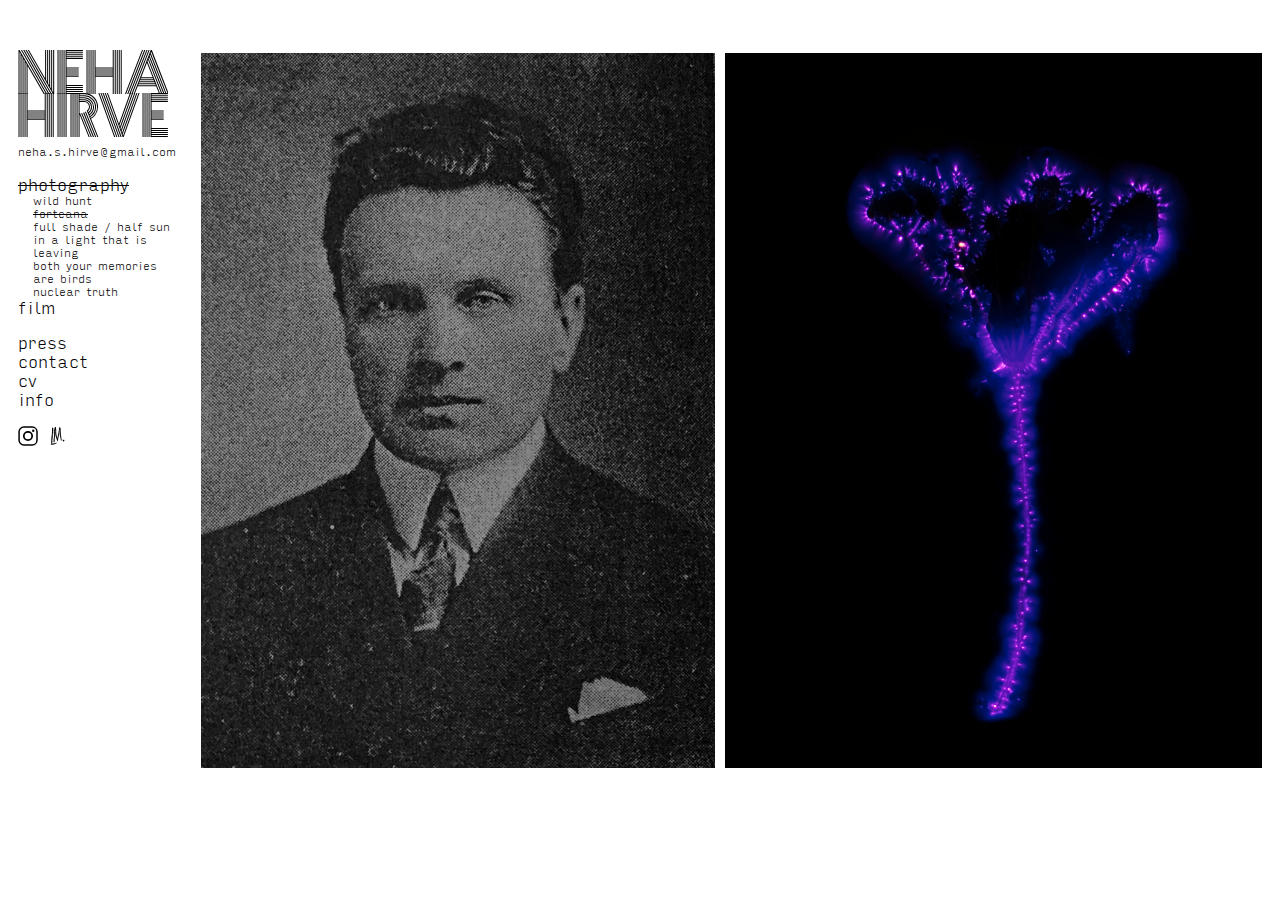
<file: forteana.html>
<!DOCTYPE HTML>
<html>
<head>
  <title>Neha Hirve</title>
  <base>
  <link rel="stylesheet" href="style.css"></link>
  <link rel="shortcut icon" type="img/png" href="favicon.png"></link>
  <script src="https://ajax.googleapis.com/ajax/libs/jquery/3.4.1/jquery.min.js"></script>
  <script src="javascript.js"></script>
  <meta charset="utf-8">
  <meta name="description" content="photography portfolio">
  <meta name="keywords" content="photography,artist,neha,hirve,documentary,photojournalism">
  <meta name="author" content="Neha Hirve">
  <meta name="viewport" content="width=device-width, initial-scale=1.0">
</head>


<body>
  <div id="hamburger" onclick="menu()"><a href="#">X</a></div>
  <div id="grid">

  <nav class="griditem" id="index">
  <div class="sticky">
<a href="index.html">
  <div class="navigation logo">
    <svg version="1.1" id="Layer_1" xmlns="http://www.w3.org/2000/svg" xmlns:xlink="http://www.w3.org/1999/xlink" x="0px" y="0px"
    	 viewBox="0 0 402.5 234.2" style="enable-background:new 0 0 402.5 234.2;" xml:space="preserve">
    <text transform="matrix(1 0 0 1 -9.392 117.3595)"><tspan x="0" y="0" style="font-family:'Prisma'; font-size:150px;">NEHA</tspan><tspan x="0" y="117" style="font-family:'Prisma'; font-size:150px; letter-spacing:1;">HI</tspan><tspan x="140.1" y="117" style="font-family:'Prisma'; font-size:150px; letter-spacing:-1;">RVE</tspan></text>
    </svg>
  </div>
</a>
  <div class="navigation email">
    <a href="mailto:neha.s.hirve@gmail.com">neha.s.hirve@gmail.com</a>
  </div>


  <div class="navigation primary">
    <ul id="primary_nav">

      <li class="photo visible"><span id="current">photography</span>
        <ul class="subnav">
          <a href="wildhunt.html"><li>wild hunt</li></a>
          <a href="forteana.html"><li>forteana</li></a>
          <a href="fullshade.html"><li>full shade / half sun</li></a>
          <a href="lightthatisleaving.html"><li>in a light that is leaving</li></a>
          <a href="corona.html"><li>both your memories are birds</li></a>
          <a href="nuclear.html"><li>nuclear truth</li></a>
        </ul>
      </li>

      <a href="film.html"><li>film
        <ul class="subnav">
        </ul>
      </li></a>

    </ul>
  </div>


  <div class="navigation secondary">
    <ul id="secondary_nav">
      <a href="press.html"><li>press</li></a>
      <a href="contact.html"><li>contact</li></a>
      <a href="cv.html"><li>cv</li></a>
      <a href="info.html"><li>info</li></a>
    </ul>
  </div>


  <div class="navigation social">
    <a href="https://instagram.com/nehahirve" target="_blank">
      <div class="social icon">
      <svg version="1.1" id="Layer_3" xmlns="http://www.w3.org/2000/svg" xmlns:xlink="http://www.w3.org/1999/xlink" x="0px" y="0px"
      	 viewBox="0 0 512 512" style="enable-background:new 0 0 512 512;" xml:space="preserve">
      <style type="text/css">
      	.st0{fill:none;stroke:#000000;stroke-width:38;stroke-miterlimit:10;}
      	.st1{fill:none;stroke:#000000;stroke-width:44;stroke-miterlimit:10;}
      	.st2{fill:#000000;}
      </style>
      <path class="st0" d="M364.5,485.5h-215c-67.1,0-122-54.9-122-122v-215c0-67.1,54.9-122,122-122h215c67.1,0,122,54.9,122,122v215
      	C486.5,430.6,431.6,485.5,364.5,485.5z"/>
      <circle class="st1" cx="255.7" cy="256" r="106.5"/>
      <circle class="st2" cx="390" cy="121.5" r="30.5"/>
      </svg>
      </div>
    </a>

<a href="https://lavamousestudios.com" target="_blank"><div class="social icon">
      <svg version="1.1" id="a83dff35-f5ec-47f2-9f59-0bfda9273abb"
	 					xmlns="http://www.w3.org/2000/svg" xmlns:xlink="http://www.w3.org/1999/xlink" x="0px" y="0px" viewBox="0 0 512 512"
	 					style="enable-background:new 0 0 512 512;" xml:space="preserve">
              <g>
	      <path style="fill-rule:evenodd;clip-rule:evenodd;" d="M221.5,434.4c-0.3-0.6-0.9-0.7-1.5-0.8c-0.1,1.3-0.7,1.4-1.7,1
		c0.1,0.7,0.1,1.4-1,1.5c-2.1,0.3-1.4-3.6-3.4-3.4c0.3-0.1,0.5-0.4,0.4-0.8c-0.1-0.3-0.4-0.4-0.6-0.4c0.2,1.3-2.6,0.9-3.6,1.5
		c-0.1,1.7,1.5,0.9,1.8,2c-2,1.4-5.5,1.4-7.4,1.7c-0.5,1-0.2,2.5-1.2,3.3c0.3-1.8-0.1-2.2-1.9-2.6c-0.1,0.9-0.7,1.7-1.4,2.1
		c-1.3-2.9-2.1,2.1-3.1,0.7c-0.1-0.9,1.5-0.8,0.8-2c-0.8,0.3-1.7,0.3-2.6,0c0.1,0.7,0.5,1.6-0.2,1.9c-0.2-0.6-0.2-1.6-1-1.6
		c-0.4,0.5-3.1,1.1-3.9,2.6c-0.2-1.3-0.9-1.7-2.2-1.4c-0.4,1.2,2.2,1.5,0.5,2.3c-0.7-0.5-1.4-0.9-2.2-1.4c-0.2,1.9-2.1,0.2-2.5-0.1
		c-0.2,1.9-1.2,3.7-2.8,4.7c-0.6-2.5-0.5-0.3-2.7-1.3c-0.1-0.8,1-0.7,1-1.4c-2.3,2-2.7-0.5-5-0.3c-0.2,2.2,2.8,0,2.8,1.9
		c-1.9-0.1-0.4,2.1-2.8,1.7c-0.1-0.8-0.3-1.5-0.4-2.3c-2.1,0.3-0.5,3.1-2.5,3.4c-2.6,0.8-2.5,0.3-4.1,1.8c-1.2-0.8,0.2-2-0.6-4.1
		c-1.9-0.3-0.9,1.5-0.9,2.5c-1.2,0.7-1.5,2-3.4,2.2c0-0.7,0.9-1.4-0.2-1.7c-0.5,2.4-1.3,0-3,0.4c-0.1,0.5,0.1,1.1-0.4,1.2
		c0,1.2,1,1,1.4,1.6c-1.9,0.8-1.4-1.3-2.6-1.4c0.1,1.3-2.5,0.5-3.5,1c0.5-1.5-2.3-2.4-2.5-0.9c0.5,0.1,1.2-0.1,1.2,0.5
		c-2.3,0-2.2-0.4-3.5,0.9c-0.6-3-1.3,0.8-2.3,0.8c-0.2-0.8-1-0.9-1.3-1.7c0.7-0.3,1.2-0.7,1.7-1.3c-0.9-0.2-0.6-1.8-2.4-1l0.1,2.3
		c-1.7,0.2-1.5,1-4.1,1.4c0.4-1.9-1-1.8-1.9-2.3c0.2,2.6-1.6,0.2-2.3,0c0.2,2.2,2.6,1.7,3,2.3c-1.2,2.3-2.2,0.3-4.1-0.5
		c-0.4,1.2-1.8,1.4-2.3,2.4c-0.3-0.8-1.3-1.2-2.1-0.9c-0.8,0.3-1.7,0.6-2.6,0.8c0-0.6,0.2-1.3,0.6-1.8c-1.1-0.5-2.3-0.8-2.8-1.8
		c0,0.6-0.2,1.3-0.7,1.7c0.3,0.8,2.2,0.2,2.3,1.2c-1.7-0.1-2.7,1.3-2.9-0.7c-1.6-0.5-1.2,1.2-2.4,1.1c-1.1-1,1.1-2.4-1-3
		c-0.2,0.5-0.1,1.1-0.7,1.1c-1.7-1.2-2.4,0-4.5-1c-0.3,1.5-0.6,3.1-1.7,3.7l12.3,17c-0.1-0.2-0.1-0.4-0.2-0.6
		c0.3,0.4,0.8,0.7,1.3,0.8L115,452.9c0-0.2,0.1-0.4,0.1-0.6l13.8,19.2c1.1,0.1,2.1-0.3,1.2-1.6c-0.3,0.8-1.2,1.2-2,0.9
		c0.1-0.8-0.6-1-0.2-2c1.6,2.6,4.5-3.1,2.6-4.1c-0.8,1.8-3.5,0.3-4.5,1.7c-0.3-3.6-0.1-12,2.2-14.2c0,1.6,3.6,0.6,3.8,2.1
		c0.4-0.9,3-2.2,1.8-3c-0.7,0.5-1.4,1.1-2.1,1.6c1.1-2.9,0.8-4.3,3.2-4c-2-0.2-1.8-3.5-1-4.2c-0.7-0.2-1.3-0.4-0.9-1.5
		c1.1,0.2,0.4,1.9,2.1,1.7c-0.6-2.5-2.3-4.2-3-6.5c1.1,0.4,1.3-0.7,1.9-1c0.1,1-1.2,3.2,0,3.3c0.1-0.9,3.1-0.8,1.5-1.7
		c-0.2,0.5-0.6,0.7-1.3,0.4c1.1-1-0.3-3.2,1.8-3.6l-2.4-3.8c1.9-0.2,1.6,1.3,2.7,1.8c0.2-1.6-0.7-2.4-1.2-3.5
		c0.1,1.3-3.3,1.8-2.3-0.4c1.3,1.8,2.3-1.8,3.9-2c0,0.5-0.2,1.3,0.4,1.4c0.2-1.6-0.7-2.2,0.6-3.2c-1.7-1-3.3,0.1-3.7-2.6
		c1.1,0.2,1.3-0.3,0.8-1.2c0.6,0.1,1.3,0,1.8-0.4c-0.9,1.2,0.4,3.2,0.9,1.5c-0.7-0.2-0.5-1.1-0.2-2c-0.9-0.2-2.2-0.1-2.2-1l0.3-1.9
		c0.5,1.8,3.4-1.5,2.1-2.3c-0.8,1.7-1.4-1.2-2.4,0.3c0.7-1.1-1.4-2.4,0.4-2.6c0.7,0.2,0.2,0.8-0.2,1.3c0.9,0,2.1,0.6,2.4-0.3
		c-0.8-1.5-2.4-2.2-2.3-4.3c0.1-0.5,2.2-1.6,1.8-0.4c-1.5,1.2,0,2.9,0.6,4c0.7-2.4-0.6-3.3,0.3-5.9c-2.1,0.3-0.7-2.2-0.2-2.7
		c-1.4,0.1-3.2-2.1-1.4-2.8c0.1,0.6,0.7,3.4,1.6,1.5c-0.7-0.2-0.5-1.1-0.3-2c-0.6-1-2.8-0.7-2.6-2.4c1.8-1.5-0.9-0.6-0.2-2.6
		c1,1,2.6,1.6,3.8,2.5c0.8-3.8-3.3,0-2.4-3.6c0.9,1.3,1.8,0.1,2.5-1c-1.1-0.2,1.4-2.4-0.8-2.7c-0.3,1.2-0.7,2.1-1.5,2.4
		c-0.8-1.9,1.1-3.3-0.4-5.3c0.6,0.1,1.3,0,1.8-0.4c-0.5-2.5,2.9-3.4,1.7-4.4c-1.1,1.8-1.6-1.7-2.1-2.2c0.8,0.2,1.6-0.3,1.9-1.1
		c-1,0-1.3-0.9,0.1-0.6c0.7-2.1-2.2-1.1-1.3-3.4c1.4-0.4,3.7,1.7,2.3,0.3c-3-1.6,0.5-2.9-0.4-5.9c-1.7-0.7-1.1-0.6-2.9-0.4
		c0.1,2.3,1.4,3,0,4.6c0.3-3.4-1.6-0.9-3.4-1.1c0.4-1.5,2.2-0.9,2.2-3c-0.7-1.1-1.4-2.3-1.9-3.5c1.6-4.4,1.5-9.8,1.6-15.1
		s0.1-10.6,1.8-15l1.2,0.1c-0.6,4.1-1.6,6.2,1,6.6c-0.2,0.7-1,0.6-1.8,0.5c1.1,2.3-1.6,4.5,0.5,5.9c-0.8-0.2-1.6,0.3-1.9,1.1
		c0.9,0.2,2.2,0,2.3,0.9l-1.2-0.1c0,3.4-0.7,4,0.5,6.6c-1.4,1.6-0.2,2.5-0.5,4.5c-0.5,0.1-1.1-0.1-1.2,0.5c0.8,2.1,2-1.5,2.3,0.3
		c-0.6,1.4-2.2,1.5-2.2,3.6c1.9-0.1,2.1,1.2,3.3,1.7c-0.6-2.4,1.9-5.4-0.3-7.2c2.8-1.7-0.7-3.5,1.3-6.4c-0.8-0.9-2.5-0.9-2-2.8
		c0.7,1.6,1.1,1.4,2.8,1c0.4-3.3,1.4-4.2-0.5-5.9c1.7-0.2-0.8-1.1-0.4-2l1.2,0.1c-0.3-3.2-0.1-5.1-0.4-7.2c0.5-0.1,1.1,0.1,1.2-0.5
		c-1.6-0.7,0.6-2,0.3-3.2c-0.7-0.2-1.7-0.1-1.7-0.8c2-0.2,0.6-2.1,1-4.5l1.2,0.1c0.1-1.8-0.1-3.6-0.7-5.3c1.6-0.5,1.9-4.3,0.5-5.1
		c0.1,1.1-1,1.7-1.2,0.5c3-2.2,0.8-5.3,3.2-9.4c-0.7-0.1-1.4-0.3-1-1.4c0.5-0.1,1.1,0.1,1.2-0.5c-0.6-0.6-0.1-1.2-0.3-3.3
		c-1.6,0.1-1.4-1.5-1.5-2.7c0.8-0.6,1.3-1.6,2.5-1.7c0.2-2-0.5-4-1.9-5.3c0.9-1.6,2.8,0.8,3-0.4c-1.7-0.6,0.7-1.3,0.2-2.6
		c-2.4-1.4-1.4-6.3,0.6-7.1c-0.4-0.2-0.6-0.6-0.5-1.3c4.1-0.1-0.7-0.3-1.1-1.4c0.9,0,2,0.2,1.8-1.2c-1-0.3-1.6,0.9-1.7-0.1
		c2-1.2,0.7-2.2,0.3-3.9c1.9,0.5,0.9-2.3,2.4-0.5c1.1-2.6-3-0.3-2.8-2.1c1.5-0.8-0.5-2.4,0.8-2.5c0.8,0,2,2.3,2.3,0.8
		c-0.8-0.4-1.4-1.2-1.6-2l1.8,0.1c-1.4-3.2-0.9-4.9,1.1-7.7c-1,0-1.8-0.6-2.3-1.4c1.4-0.5-0.3-2.9-0.3-3.9c1.1,0.6,2.7,3.4,3.5,0.9
		c-0.8-1.1-1.5-2.2-2.1-3.4c3.2,0.4,0.2-3,2.6-3.1c-1.1-2.2-1.2-4.3,0.9-5.8c-1.4,0.1-2.2-0.3-2.3-1.4c3-1.5,2.2-10.5,1.8-12.2
		c0.7,0,1.4-0.1,1.2-1.2c0.1-1.1-1.6-0.4-1.7-1.4c0.8-0.7,1.4-1.6,1.9-2.5c-0.7-0.3-1.3-0.8-1.7-1.4c0.4,0,0.7-0.1,0.6-0.6
		c0.8,0.1,0.5,1.2,1.1,1.4c-0.2-2,1-2.5,1.4-3.8c-1.1-0.5-1.5-1.8-1.6-3.3c0.6,0,0.7,0.6,1.1,0.7c0.1-0.8,0-1.8,0.7-1.9
		c0.5-1.8-1.1-1.4-1.1-2.6c1.9-1.2,0.2-3.7,1.4-6.4c-0.7-0.1-1.7,0-1.7-0.7c0.9-1.2,2.3-1.8,2.5-3.8c-0.4-0.2-1.1-0.1-1.1-0.7
		c2.3-0.7,0-2.6,1.4-4.5c-0.7-0.1-1.7,0-1.7-0.7c1.5-1.1-0.9-3.5,1.2-1.9c-1.5-2.5,1.1-3.1,0.2-4.5c-0.1-2.3-1.7,2.2-1.8-0.1
		c-0.8-2.6,2.6-0.1,2.4-1.8c-1.1-0.1-0.3-2.2-1.1-2.6c1.2,1.4,1.2-0.2,1.8-1.2c-1.6,0.1-2.5-0.3-2.3-2c0.8,0,0.5,1.1,1.1,1.3
		c0.9-1,1.1-4.7,0.2-5.8c3.1-3.3,0-10.9,1.7-14.8h1.2c0.5-2.2-2.4-0.9-1.7-3.3c1.7-1.3,0.9-2.1,0.7-5.1c0.7,0,0.9,1,1.2,0
		c-1.2-0.4-0.4-4,0.1-4.5c-0.9-1-1.1-2.6-1-4.5c1.5,0.1,1.9-0.9,2.4-1.9c-1-0.3-1.5,0.9-1.8,0c-0.2-2.6,2.1,0.8,1.8-2.5
		c-1-0.3-1.5,0.9-1.8-0.1c1.4-1.6-0.1-1.8-0.5-2.6c0.1,0.3,0.6-0.4,0.6-0.6c0-1-0.8-3.2,1.8-1.2c0.7-2-0.9-1.6-1.1-2.6
		c1.3-1.3,0.2-2.9-0.5-3.9c0.7,0,0.9,1,1.2,0c-1.2-0.2-1.1-1.8-1.7-2.6c0.7,0,0.9,1,1.2,0c-0.7-1.2-0.8-2.9-2.3-3.3
		c2.2,0.5,2-1.6,3-2.5c-3.5-0.2,0.2-4.1-2.2-5.2c1.5-0.9,2.1-2.8,3.1-4.4c-1.2-1.2-1.2-3.1-0.1-4.3c0.1-0.1,0.1-0.1,0.2-0.2
		c-3.1,0.2,1.4-1.7-0.5-1.9c-0.1,0.7-0.7,1-1.2,1.3l0.1-2.6c2.1,1.7,0.5-1.6,0.1-2.6c0.6-0.6,1.2-1.2,1.8-1.9
		c-1.6-0.7,0.2-2.7,0.1-3.9c-1-0.3-1.5,0.9-1.8,0c0.2-1.3,2.6-0.1,2.4-1.9c-3.5,0.9,0.4-2.3-1.7-3.3c0,0.4-0.5,0.7-0.6,0
		c2.8-1.1-0.8-1.8,0.1-4.5c0.6,0,0.7,0.5,1.2,0.7c-0.8-2.9-0.1-2.9,1.3-4.5c-1.3,0.2-2.2-0.2-2.3-1.3c1.5,0.1,1.9-1,2.4-1.9
		c-0.7-1.6-1.1-3.4-2.2-4.6c1.5,0.1,1.8,1.3,2.4-0.6c-2.5-0.9-0.1-3.5-0.4-5.8c-0.7-0.1-1.7,0.1-1.8-0.7c0.7,0.2,2.1-1.8,0.6-1.9
		c0,0.4-0.1,0.8-0.6,0.6c1.3-1.5-1.7-2.3-1.7-4.4c1.6,1.3,2.9-2.1,3.6-3.8c-0.5-0.2-1.2,0-1.2-0.7c3-0.8-1.2-3.5,0.7-5.1
		c-1.9,0.3-0.8-2.3-2.3-0.7c0.2-1.7-2.3-3.1,0.1-1.9c-0.3-2.8-2-5.3-2.2-6.5c-0.9,1.4-1.6-0.7-2.4,1.2c-0.4-0.9-1-1.8-1.7-2.6
		c0.7,2.7-0.8,7-4.3,7c1.6-2-1.4-2.3,0.1-4.5c-1.6-0.4-1-3.1-1.6-4.5c0.6-0.8,0.6-2.4,1.2-3.2c-1.2-1.5-2,1.1-3.5,1.2
		c-0.1-1.9-1.8-2.3-1.1-5.2c-1.9,0.7-1.3,0-3.5-0.1c0.1-1.4-0.4-2.1-1.7-2c-1.1,1.7-1.7,3.7-1.9,5.7c-2.2,1.8-3.2,1-5.3,2.5
		c0.1,5.3-1.8,16-1.1,21.2c-0.9,1.2-1.2,3-1.3,5.1c0.4,0.2,1.2,0,1.1,0.7c-1.4,0.1-0.2,2.2-0.1,2.6c-0.6,0-0.7-0.5-1.2-0.7
		c-0.8,3.6-0.9,9.7-0.4,16c-0.8,0.3-1.3,1.1-1.2,1.9c-0.2,2.9,0.7,6.7-0.2,9.6c0.7,0.1,1.7-0.1,1.7,0.7c-1.6,1.9-2.1,3.6-1.3,5.8
		c-0.7-0.2-2.1,1.8-0.6,1.9c0.2-2.2,1.6,0.1,1.8-1.2c-0.8,0-0.7-1.8,0-1.9c0.4,0.7,2.5,0,2.3,2.6c-0.7,2.5-4.2-0.5-5.3,2.4
		c1.3,1,0.9,1.6,0.5,3.2c0.7,0.8,0.6,2.3,0.5,3.9c-1.3,0.5,0.1,4.1-1.3,4.5c0,0.7,0.1,1.4,0.5,1.9c-0.8,0.5-1.6,6.2,0.4,5.8
		c-0.6-2.2,0.3-2.2-0.5-4.5c0.7,0.3,1.3,0.7,1.7,1.3c-1.6,1.1,1,3.2-1.3,3.8c0.5,0.7,2.2,0.2,1.7,2c-1.4-0.3-1.5-2.9-2.9-1.4
		c0,1.9,1.1,3.7,2.8,4.6c-0.5,1.4-1.4,2.7-2.4,3.8c2.2,2.2,0.7,4.5,2.8,6.5c-0.6-0.8-2.7-0.3-3.5,0.5c1.2,0.2,3.1,2.9,2.2,3.3
		c-1.6,0.1-0.4-2.5-2.3-2c0,2.2-1.1,2.7,0.5,3.9c0.1-1,0-2.2,1.2-1.9c0,1.8-1,1.3-0.1,2.6c-0.8-0.1-1.7,0.1-2.4,0.6
		c-0.1,5.2,0.6,6,0.2,11.5c0.1,1.3,1.5,1.3,1.7,2.6c-0.8-0.2-1-1.1-1.7-1.3c-1,3.4-1,5.5,0.9,7.7c-0.7,0.1-1.7-0.2-1.8,0.6
		c0.4,0.2,1.2,0.1,1.2,0.7c-1.9,1.3-0.9,2.6-0.2,5.1c-1.8,1.7-1.3,7.7-0.9,9.6c0.2-0.7,1-1.5,1.2-0.6c-0.2,1.3-1.2,1.7-1.8,2.5
		c1.3-0.4,2.3,2.4,1.1,2.6c-1,0-0.3-1.8-1.1-2c-0.2,2.7-1.5,4.8,0.4,6.4c-0.6,0-0.7,0.5-1.2,0.6c1,1.5-1.3,4.6,0.3,6.4
		c1-1.1-0.8-2.6,1.9-2.5c-0.7,0.9-0.7,1.5,0.5,1.9c0.2-0.7,1-1.5,1.2-0.6c-0.2,1.4-1.5,1.3-3,1.2c0,1.1-0.7,1.5-1.8,1.2
		c-0.1,0.8-0.3,4.6,0.5,2.6c0.1-0.8,0-1.8,0.7-1.9c0.5,0.2,2.5,1.8,1.1,2c-1-1.6,0.3,0.6-0.1,1.9c-1.5-0.1-1.8-1.3-2.4,0.5
		c1.8,0.5,2.4,0,2.9,0.8c-0.3,2.2-1.6-0.1-1.8,1.2c1.2,0.2,1.1,1.8,1.6,2.6c-1.1,0.2-1.5,1.3-3,1.1c-1.5,2.9,1.2,7.5,0.2,9.6
		c0.7-1.6-1.1-3.7-1.7-2c0.7,1.5-0.3,3.5,0.2,6.4l-1.2-0.1c0.6,1.7,0,3.3-0.8,5.1c2.4-0.6,1.4,2.3,2.8,2.7c-1,0.1-3.3-2.5-2.3-0.8
		c1.5,0.8-0.2,3.3-0.2,4.5c1.3,0,1.8,0.6,1.7,2c-0.3,0.7-0.7,1.4-1.3,1.9c0.1,2.1,0.1,4.2-0.1,6.4c-0.3,2.4-1.1,4.3-2.8,3
		c-0.7,2.9,1.7,2.7,2.7,4c-4.8-1.4-1.2,7.6-3.5,9.3c1.3,0.6,2.7-2.1,3-0.5c0,1-0.5,1.9-1.3,2.5c-0.6,0-1.3-0.3-1.7-0.8
		c-1,2.4,1.5,1.3,1,3.3c-0.6,0-0.7-0.6-1.1-0.7c0.3,2-0.8,2.3-0.8,3.8c1.5,0.2,3,0.3,2.8,2.1c-0.7-0.1-0.8-0.9-1.7-0.8
		c-0.9,1.7,3,1.8,1,2.6c-1.6-0.3-1.2-2.5-2.1-3.3c-1.1,2.5-2,4.5-0.5,6.3c-0.3-1.6,2.7-2.5,3-1.1l-1.8-0.1c-0.4,2.1,1.6,2,2.1,3.3
		c-2.7-1.1-2.6,1.4-4.8,0.9c0,3.2-0.6,5.9,1.3,6.5c-0.2,0.8-1,1.3-1.8,1.1c-0.5,8.2-1.8,11-0.9,17.7c-1.6,1.8-1.3,6.9,0.5,7.7
		c-0.6,3.5-1.2,4.4,0.6,6.4c-1.8,0.3-2.3,1.4-0.8,2.5c-0.2,1.8-2.6,0.9-2.6,2.9c0.2,2.1,1.8,1.4,2.2,2.1c0,1.5-0.4,2.4-1.4,2.4
		c-0.2-0.7-0.5-1.4-1-2c-0.4,1.9,1,3.1-0.5,4.4c1.1,0.3,1.2-0.7,1.9-1.1c-0.4,3.1,2.2-1.8,2.2,1.5c0.1,1.8-2.2,0.4-2.5,1.6
		c1,0.7,3.1,0.3,2.7,2.2c-2.6,0.4-1.7-2.3-3.9-2.3c-0.2,3.5,0.3,4.2-0.8,7.5c0.4,0.2,1.2,0.1,1.1,0.8c-0.9,0.7-0.9,2.7-1.1,4.3
		c0.8,0,1.5,0.6,1.6,1.5c-1.2-0.2-1.9,0.3-2,1.7c2.3,0.2-1,4.9,0.8,3.9l0.2-1.9c0.6,0.1,1.3-0.1,1.8-0.4c-1.6,2-0.7,4.8-2.4,5.5
		c0.8,0.2,0.3,1.6,0.3,2.6c2-0.2,2,1.3,2,2.8c-0.7,0-1.5,1-1.7-0.2c0.7,0,1.4,0,1.3-1.1l-1.7-0.2c0.5,2.2-0.7,3.3,0,4.5
		c0.1-0.3,0.4-0.5,0.7-0.5c0.3,0,0.5,0.3,0.5,0.6c-0.9-0.6-2.7,0.9-1.3,1.1c0.2-0.7,1-0.6,1.8-0.4c-1.3,1.3,0.1,0.7,0.3,2
		c-1,1.8-2.5,2.9-3,5.4c1.8-0.5,2.2-0.1,2.8,1.6c-1-0.4-2.1-0.3-3,0.2c0-0.8,0-1.5-1-1.4c-0.7,2.3,2.3,1.4,2.6,2.9
		c-1.1,0.8-1.8,2.2-1.7,3.6c0.2-0.5,0.6-0.7,1.2-0.5c-0.3,1.2,0.5,1.5,0.2,2.6c-4.2-0.9,1.2,5.3-2.6,5.4c-0.4,1.9,1.6,3.1-0.1,4.5
		c1.5,0.1,1.7,1.2,2,2.2c-1.9,0.3,0.4,1.8,0.2,2.6c-2.3,0.7-0.2,3.2-1.9,4.8c0.7,0.4,1.1,1.3,0.9,2.1c-1.5,0.1-1.6,2.2-2.3,3.5
		c1.8,0.1,3.2,1.4,3.6,3.2c0,2.1-0.7,3.1-1.8,3.5c0.2,0.5,0.3,2.7-0.7,3.8c1.9-0.2,1.7,1.3,2,2.3c-0.9,1.2-2.5,1.4-3,3.3
		c0.5,1,1.1,2,1.9,2.9c-1,5.1-1.2,5.2-3.2,7.8c4.5,4.1-0.6,9.3,0.5,15.6c-0.6-0.1-0.6-0.6-1-0.9c-0.2,3.3-1.3,4.4-0.2,7.1
		c-0.8,0.8-1.5,1.7-2.1,2.7l-5,9.3l16.8,7c0.3,0.1,0.5,0.2,0.8,0.3c0-0.9,0.7-1.6,1.6-1.6c1.5,0.7,3.6,0.3,5.6,0.1s3.9-0.3,5.4,1.2
		c1.5-0.8-0.8-1.5,0.7-1.7c0.2,0.8,0.9,1.1,0.6,2.4c1.4-0.6,2.9-1.1,4.4-1.3c1.2-0.1,2.3-0.7,3.2-1.5c1,0.1,1.1,1,2,1.1
		c0.1-0.5,0-1.2,0.6-1.2c5.1-0.4,7.4,1.2,10-1c0.4,0.8,1.2,1.2,2.1,1c1.1-1.1,4-1.1,5.2-2.2c0.9,2.1,4.4-0.5,5.2-1.7
		c0.2,0.4,0.1,1.1,0.8,1.1c0.3-0.9,0.9-1.6,1.8-2c3.8,0,6.4-0.6,9.5-3.1c2.4,2.2,4-1.1,7.3,0c0.2-2.1,3.7-2.5,5.6-2.2
		c2.1-1,4.8-2.3,6.9-1.9c1.8-1.3,5-1.7,6.6-3.2c1.4,2.2,3.1-1.2,4.9-1.7c1.1,0.4,2.2,0.3,3.3-0.1c1.3-2.6,5.9-3.6,8.2-1.9
		c-0.1-1.5,2.5-1.6,2.6-3c2,1.1,5.6-0.2,6.7-2.2c1.3,0.7,4-0.3,4.2-1.6c-0.8,0.1-1.8,0.5-2-0.1c0-0.7,0.5-1.1,1-1.5
		c-0.9,1.6,0.3,0.6,1,1.6c2.4-0.3,1.8-2.3,3.2-3.2c0.7,0.7,2.9-2,4-2.8c0.3,0.7-2.1,2.3-0.1,2.4c-0.1-1,0.8-1.6,2.2-1.8
		c-0.1-0.7-0.5-1.6,0.2-1.9c3.1-2.2,4.2-3.5,8.2-4.4c-0.1-1.2,1.4-1.5,2.1-2.3c0.2,0.4,0.7,0.5,1.4,0.3c0.5-1.8,2.1-3.1,3.9-3.3
		c-0.1-0.7-0.1-1.4,1-1.4c-0.9-1.6,0.2-2.2-0.1-3.6c-2.9,1.9-9.7,1.6-10.3,4.8c-0.4-0.8-1-0.8-0.4-1.7c-3.4,1.1-8.7,1.2-9.8,3.5
		c-1.4-1.5-2.9,0.1-4.4,1.1c-1.2,0.3-1.2-1.4-2.8-0.5c-0.1,2.6-5.1,2.8-5.9,2.6c-0.7-3.1,2.1-1.7,3.2-3.2c-0.4,0.1-0.8-0.3-0.1-0.6
		c2.5-0.3,2.8-1.7,5.5-1.9c-0.1-0.9-0.6-2,0.9-2c0.2,0.6,0.1,1.3-0.2,1.9c2.8-0.6,5-1.5,5.9-3.2c3.9-1.5,7-2.2,9.7-3.1
		c2.9-0.8,5.7-2.2,8.1-4.1c-3.1,0.4-6.2,1-9.2,1.8c-2.9,0.8-5.9,1.4-8.9,1.8c0.4,1.4-0.5,2-1.3,2.7l-0.4-1.7c-2.8,0-2.2,1.8-4.1,2.2
		c0-1-1.2-1.3-1.4-0.3c0.4-0.1,0.8,0.3,0.1,0.6C225.1,431.9,222,432.2,221.5,434.4z M110,331.2c0,0.8-0.2,1.1-0.7,1.2
		C109.3,331.7,109.5,331.3,110,331.2z M110,331.2C112,329.1,111.8,333.4,110,331.2z M163.1,84.3c0.3,0.3-0.4,0.8-0.6,0.6
		C162.2,84.6,163,84.2,163.1,84.3z M155.1,213.6l-1.2-0.1l0.1-1.3l1.2,0.1L155.1,213.6z M137.8,358c0-0.3,0.3-0.6,0.6-0.5
		c0.3,0,0.6,0.3,0.5,0.6C138.6,359,138.4,358,137.8,358z M131.2,446.1c-1.3,2.6-0.9,4.2-1.9,6.3
		C125.7,451.7,128.6,445.9,131.2,446.1z M192.6,441.1C190,441.8,192,438.9,192.6,441.1z M202.9,438.2c0.1,0.6-0.6,0.6-1.1,0.9
		C201.7,438.5,202.4,438.5,202.9,438.2L202.9,438.2z M212.7,435.9c-0.4-0.2,0.3-0.8,0.5-0.7C213.6,435.5,212.9,436.1,212.7,435.9
		L212.7,435.9z M230.9,432.1c0-0.7,0.6-0.5,0.6-0.1C231.6,432.7,231,432.5,230.9,432.1L230.9,432.1z M195.2,441.1
		c-0.4-0.2,0.3-0.8,0.5-0.7C196.1,440.7,195.4,441.3,195.2,441.1L195.2,441.1z M177.1,445.4c-0.4-0.2,0.3-0.8,0.5-0.7
		C178,445,177.3,445.5,177.1,445.4L177.1,445.4z M205.1,439.5c-0.4-0.2,0.3-0.8,0.5-0.7C206,439.1,205.3,439.7,205.1,439.5
		L205.1,439.5z M183.3,444.8c-0.4-0.2,0.3-0.8,0.5-0.7C184.1,444.4,183.5,445,183.3,444.8L183.3,444.8z M216.4,437.5
		c-0.4-0.2,0.3-0.8,0.5-0.7C217.2,437,216.6,437.6,216.4,437.5L216.4,437.5z M196.3,443.3c-0.6-0.6-0.9-1.1-0.1-0.6
		S197,444,196.3,443.3L196.3,443.3z M221.5,436.8c-0.4-0.2,0.3-0.8,0.5-0.7C222.4,436.4,221.7,437,221.5,436.8L221.5,436.8z
		 M208.1,441.2c-0.4-0.2,0.3-0.8,0.5-0.7C209,440.8,208.3,441.4,208.1,441.2L208.1,441.2z M219.5,439.7c-2.1,0.2-2.8,1.1-4.2,1.6
		C214.4,439.3,219.1,436.8,219.5,439.7L219.5,439.7z M120.9,452.4c1.8,0.7-0.8,1.5-1.3,1.7C117.9,453.4,121.4,453.7,120.9,452.4
		L120.9,452.4z M120.3,452.9l-1.2-0.1c0-0.4,0.1-0.8,0.1-1.2l1.2,0.1L120.3,452.9z M136.2,452.8c-0.3-0.3,0.4-0.8,0.6-0.6
		C137.1,452.5,136.3,453,136.2,452.8L136.2,452.8z M213.2,440.6c0-0.8,1.1-0.9,1.2-0.3C214,440.9,213.5,441.3,213.2,440.6
		L213.2,440.6z M162.1,77.2v1.3h-1.2v-1.3L162.1,77.2z M210.2,442c-0.1-0.7,1-0.8,1.7-1C212,441.6,210.9,441.7,210.2,442z
		 M161.3,59.2c0.6,0,0.4,0.8,0.6,1.3C161.3,60.5,161.4,59.7,161.3,59.2z M161.2,63.7c0.3-0.3,0.7,0.5,0.6,0.7
		C161.5,64.7,161.1,63.9,161.2,63.7z M160.8,83c0.6,0,0.4,0.8,0.6,1.3C160.8,84.3,160.9,83.5,160.8,83z M160.8,84.9
		c0.3-0.3,0.7,0.5,0.6,0.7C161,85.9,160.6,85.1,160.8,84.9L160.8,84.9z M129,466.3c0.7,0.3,0.3,1.4-0.3,1.3
		C128,467.1,128.9,467,129,466.3z M159.4,115.2c0.3-0.3,0.7,0.5,0.6,0.7C159.7,116.1,159.3,115.3,159.4,115.2L159.4,115.2z
		 M170,451.4c-0.4-0.2,0.3-0.8,0.5-0.7C170.9,450.9,170.2,451.5,170,451.4z M160.2,57.9c0.3-0.3,0.7,0.5,0.6,0.7
		C160.4,58.9,160,58.1,160.2,57.9z M159.3,96.5c0.3-0.3,0.7,0.5,0.6,0.7S159.1,96.7,159.3,96.5L159.3,96.5z M158.8,119.6
		c0.3-0.3,0.7,0.5,0.6,0.7C159,120.6,158.6,119.8,158.8,119.6L158.8,119.6z M157.7,159.5c0.3-0.3,0.7,0.5,0.6,0.7
		C157.9,160.5,157.5,159.7,157.7,159.5L157.7,159.5z M130.8,451.3c0.6,0.1,0.3,0.9,0.3,1.4C130.6,452.6,130.8,451.8,130.8,451.3z
		 M216.2,442.3c-0.4-0.2,0.3-0.8,0.5-0.7C217.1,441.9,216.4,442.5,216.2,442.3L216.2,442.3z M158.2,120.9c0.3-0.3,0.7,0.5,0.6,0.7
		S158,121.1,158.2,120.9z M157.3,152.4c0.3-0.3,0.7,0.5,0.6,0.7C157.6,153.4,157.1,152.6,157.3,152.4z M135.3,426.3
		c-0.3,0.8-1.2,1.2-2,1l0.3-1.9C134,425.9,134.6,426.3,135.3,426.3L135.3,426.3z M130.7,448.7c0.4-0.3,0.6,0.6,0.4,0.8
		C130.8,449.7,130.5,448.8,130.7,448.7L130.7,448.7z M159.7,52.8c-0.2,0.7-1.2,0.4-1.2,1.3C156.9,53.7,158.5,52,159.7,52.8
		L159.7,52.8z M155.4,191.8c0.6,0,0.4,0.8,0.5,1.3C155.4,193,155.5,192.2,155.4,191.8L155.4,191.8z M132.5,435.8
		c0.4-0.3,0.7,0.6,0.5,0.7C132.6,436.8,132.3,435.9,132.5,435.8L132.5,435.8z M129.6,456.4c-0.3-0.3,0.4-0.7,0.6-0.6
		S129.8,456.5,129.6,456.4L129.6,456.4z M153.9,214.9c0.7,0.1,0.4,1.2,0.5,2C153.7,216.7,153.9,215.6,153.9,214.9L153.9,214.9z
		 M153.6,220.7c0.3-0.3,0.7,0.5,0.6,0.7C153.8,221.7,153.4,220.9,153.6,220.7L153.6,220.7z M131.1,440.1c0.4-0.3,0.6,0.6,0.5,0.7
		C131.2,441.1,130.9,440.3,131.1,440.1z M158,50.2c0.3-0.3,0.7,0.5,0.6,0.7C158.3,51.2,157.8,50.3,158,50.2z M157.1,90
		c0.3-0.3,0.7,0.5,0.6,0.7C157.4,91,157,90.2,157.1,90z M154.5,182.6c1.1-0.2,0.8,3-0.6,1.9v-1.3
		C154.4,183.4,154.5,183.1,154.5,182.6L154.5,182.6z M134.5,417c0.6,0.1,0.3,0.9,0.4,1.4C134.3,418.2,134.6,417.5,134.5,417z
		 M134.2,418.9c0.4-0.3,0.7,0.6,0.5,0.7C134.3,419.9,134,419.1,134.2,418.9L134.2,418.9z M135.4,407.3c0.6,0.1,0.3,0.9,0.4,1.4
		C135.2,408.5,135.4,407.8,135.4,407.3L135.4,407.3z M132.5,425.2c0.4-0.3,0.6,0.6,0.5,0.7C132.6,426.2,132.3,425.4,132.5,425.2
		L132.5,425.2z M152.8,198.1c0.3-0.3,0.7,0.5,0.6,0.7C153.1,199.1,152.6,198.2,152.8,198.1L152.8,198.1z M151.2,234.2
		c0.3-0.3,0.7,0.5,0.6,0.7S151,234.3,151.2,234.2L151.2,234.2z M150.6,243.8c0.3-0.3,0.7,0.5,0.6,0.7
		C150.9,244.8,150.5,244,150.6,243.8L150.6,243.8z M134.1,411.7c0.4-0.3,0.7,0.6,0.5,0.7C134.2,412.7,133.9,411.8,134.1,411.7z
		 M131.7,426.4c0.6,0.1,0.3,0.9,0.4,1.4C131.5,427.7,131.8,426.9,131.7,426.4z M150.2,241.8c0.7,0.2,0.5,1.3-0.1,1.3
		C149.8,242.5,149.4,241.9,150.2,241.8L150.2,241.8z M149.6,252.1c0.7,0.1,0.4,1.2,0.5,2C149.4,254,149.7,252.9,149.6,252.1
		L149.6,252.1z M132.4,418.6c0.4-0.3,0.7,0.6,0.5,0.7S132.3,418.8,132.4,418.6z M131.7,423.1c0.4-0.3,0.7,0.6,0.5,0.7
		C131.8,424.1,131.5,423.2,131.7,423.1z M155.6,52.7c0.7,0.1,0.3,0.7,0,0.7C154.9,53.2,155.3,52.7,155.6,52.7z M155.6,54.6
		c0.3-0.3,0.7,0.5,0.6,0.7C155.8,55.6,155.4,54.8,155.6,54.6L155.6,54.6z M152.1,185.8c0.3-0.3,0.7,0.5,0.6,0.7
		C152.3,186.8,151.9,186,152.1,185.8L152.1,185.8z M148.7,258.5c0.3-0.3,0.7,0.5,0.5,0.7C148.9,259.5,148.5,258.7,148.7,258.5
		L148.7,258.5z M137.9,380.8c-0.2,0.7-1.2,0.3-1.3,1.1c-0.6-0.2-0.2-1.3-1-1.4c0.3-0.8,1.1-0.9,1.4-1.8
		C139,379.2,136.7,380.5,137.9,380.8z M152.6,152.3c0.6,0.1,0.3,0.7,0,0.6C151.9,152.8,152.3,152.3,152.6,152.3L152.6,152.3z
		 M140.2,351.8c0.3-0.3,0.7,0.5,0.5,0.7S140,351.9,140.2,351.8z M139.2,361.4c0.3-0.3,0.7,0.5,0.5,0.7
		C139.4,362.4,139,361.6,139.2,361.4L139.2,361.4z M134.8,395.4c0.6,0.2,0.2,0.7-0.1,0.6C134,395.8,134.4,395.4,134.8,395.4
		L134.8,395.4z M154.3,59.1c0.3-0.3,0.7,0.5,0.6,0.7C154.6,60.1,154.1,59.2,154.3,59.1z M145.7,285.5c0.3-0.3,0.7,0.5,0.5,0.7
		C145.9,286.5,145.5,285.7,145.7,285.5z M143.9,308c0.3-0.3,0.7,0.5,0.5,0.7C144.1,309,143.7,308.2,143.9,308z M143.5,313.1
		c0.6,0.1,0.4,0.8,0.5,1.3C143.4,314.4,143.5,313.7,143.5,313.1L143.5,313.1z M141.1,338.9c0.6,0.2,0.2,0.7-0.1,0.6
		C140.3,339.3,140.7,338.8,141.1,338.9L141.1,338.9z M153.8,54.6c0.3-0.3,0.7,0.5,0.6,0.7C154.1,55.5,153.6,54.8,153.8,54.6
		L153.8,54.6z M147.9,241.1c0.3-0.3,0.7,0.5,0.6,0.7S147.7,241.2,147.9,241.1L147.9,241.1z M140.2,341.4c0.3-0.3,0.7,0.5,0.5,0.7
		C140.4,342.4,140,341.5,140.2,341.4L140.2,341.4z M139.6,346.5c0.6,0.2,0.3,0.7-0.1,0.6C138.9,347,139.3,346.5,139.6,346.5
		L139.6,346.5z M139.5,347.8c0.3-0.3,0.7,0.5,0.5,0.7C139.6,348.8,139.3,348,139.5,347.8L139.5,347.8z M136.1,376.7
		c0.3-0.3,0.7,0.6,0.5,0.7C136.2,377.7,135.9,376.8,136.1,376.7L136.1,376.7z M135.9,377.9c0.8,0.4-0.1,0.6-0.2,1.3
		C135,379,135.3,377.9,135.9,377.9L135.9,377.9z M145.2,224.8c-1.3-2.1-1.4-5.5-2.6-7.9c2.3-0.2,1.7-3.8,3.2-5
		c-1.5-1.4-1.7-4.1-1.4-7.1l2.3,0.1c-2.1-1.8-0.9-3.9-1.5-6.5c-0.2-1.1,0.5-1.2,1.2-1.2c-2.3-1.8,1-5.2-1.5-7.1
		c0.4-1.1,1.4-0.4,1.1,0.7c1.8-1.5-0.6-3.9-0.4-5.8c0-1.4,0.6-2,1.8-1.9c-1.2-1.4,0.1-2.1,0.7-3.2c-2,0.1-2.1-1.9-1-4.5
		c1.3-0.1,0.2,2.3,0.5,3.2c1.3-2,0.4-6.7,1.5-9c1.9,0.3,0.6,2.8,0.5,3.9s0.6,1.1,0.5,1.9c-0.2,5.2-1,11.7-1.9,18.6
		c-0.2,1.5,0.1,2.4,1.1,2.6c-0.3,0.9-0.9,1.6-1.3,2.5c0.8,4.3,2.5,11.4-0.1,16.8c0.2,0.9,1,1.1,1.1,2c0.3,1.8-1.2,1.2-1.3,2.5
		c0.9,0.9,0,3.6,1,4.6c-0.2,2.3-2.5,6.9-0.4,7.7c-0.6,0.8-2,0.7-2.4,1.8c-2.1,0.2-1.3-2.4-3.4-2.1c-0.3-1,0.9-3.3-0.4-3.2
		c0.2-0.7,0.6-0.3,0.6,0C142.8,228.3,143,225.2,145.2,224.8L145.2,224.8z M140.1,336.8c0.6,0.2,0.3,0.7-0.1,0.6
		C139.4,337.3,139.8,336.8,140.1,336.8L140.1,336.8z M144.9,270.6c0.3-0.3,0.7,0.5,0.6,0.7C145.1,271.6,144.7,270.8,144.9,270.6
		L144.9,270.6z M144,284.7c0.3-0.3,0.7,0.5,0.5,0.7C144.2,285.7,143.8,284.9,144,284.7z M143.4,291.8c0.3-0.3,0.7,0.5,0.5,0.7
		C143.6,292.8,143.2,292,143.4,291.8L143.4,291.8z M142.3,306.6c0.7,0.2,0.5,1.3-0.1,1.3C141.9,307.3,141.6,306.7,142.3,306.6
		L142.3,306.6z M141.8,313c0.3-0.3,0.7,0.5,0.5,0.7C141.9,314,141.5,313.2,141.8,313L141.8,313z M141.4,316.9
		c0.3-0.3,0.7,0.5,0.5,0.7C141.5,317.9,141.2,317,141.4,316.9L141.4,316.9z M141,321.4c0.4,1-0.4,0.5-0.6,0
		c-0.3-0.9,0.5-1.4,0.6-0.6C141,320.9,140.9,321.2,141,321.4L141,321.4z M140.7,324.6C142.7,323.6,137.4,327.1,140.7,324.6z
		 M144.7,256.4c-0.3,1.2-1.7,1.1-1.4,3.1c-4.6,0.5-1.9-4.7-0.8-6.5c0-0.6-0.7-0.5-1.1-0.7c1.2-3.7-0.1-4.6-0.8-7.8
		c2.4,0.6-0.7-2.5,1.9-2.5c0.1-1.3-1.6-0.9-1-2.6c0-2.3,2.1-2,2.6-3.7c1.3,1.5,1.5,0.6,2.9,1.4c0,2.1-1.1,4.3-1.6,7.7
		c-0.5-0.1-0.5-0.7-1.1-0.7c2.1,1-0.4,5.2,0.1,9c0-0.1,1,1.9-0.7,1.9C143.3,256.1,144,256.2,144.7,256.4L144.7,256.4z M145.4,255.1
		c0.3-0.3,0.7,0.5,0.5,0.7C145.6,256.1,145.2,255.3,145.4,255.1L145.4,255.1z M144.9,262.2c0.3-0.3,0.7,0.5,0.5,0.7
		S144.7,262.4,144.9,262.2L144.9,262.2z M143.5,290.5c-0.6,1.5-3.7,0.4-2.8-1.5C142.5,288.7,141.7,290.9,143.5,290.5L143.5,290.5z
		 M141.9,303.3c1,0.6-0.4,0.7-1.2,0.5C139.7,303.3,141.1,303.2,141.9,303.3L141.9,303.3z M139.1,334.8c0.6,0.1,0.4,0.8,0.5,1.3
		C139,336,139.2,335.3,139.1,334.8L139.1,334.8z M127.8,421.8c0.4-0.3,0.7,0.6,0.5,0.7C127.9,422.8,127.6,421.9,127.8,421.8
		L127.8,421.8z M144.4,269.2c-1.1-1.1-0.7,0-2.3-0.2c0.2-1.5,0-2.4-1-2.6c0.2-0.7,0.6-0.3,0.6,0c1.6-0.6,1-4.1,0.4-5.8
		c0.2-1.6,0.9,0.9,2.3,0.1c-0.1,0.6-0.8,0.5-1.2,0.6c0.5,1.7,0.8,4.4-0.9,5.1C142.3,268.1,145,267.1,144.4,269.2L144.4,269.2z
		 M141.9,288.4c-2.6,0.6,1.4-4.3-0.8-5.2c0.4-0.5,0.7-1.2,0.7-1.9c0.1-2-1.4-4.7,1.5-4.4C143.1,281.2,143.6,284.4,141.9,288.4
		L141.9,288.4z M141.6,300c1,1.7-2.3-0.9-1.6-2.7C141.7,297.2,140.4,299.8,141.6,300L141.6,300z M139.2,315.4c0.7,0,0.6-1.1,0.8-1.9
		c0.9-1.1,1.2,2.8,0.2,3.9c-1.4,0.1-0.5-1.9-1.6-2.1C137.2,317.5,139,313.1,139.2,315.4L139.2,315.4z M139.7,322.5
		c0.3-0.3,0.7,0.5,0.5,0.7S139.5,322.7,139.7,322.5L139.7,322.5z M122.9,445.9c0.4-0.3,0.7,0.6,0.4,0.7
		C123,446.9,122.7,446,122.9,445.9z M138.5,321.8c0.3-0.3,0.7,0.5,0.5,0.7C138.7,322.8,138.4,321.9,138.5,321.8L138.5,321.8z
		 M141.9,271.7c0.3-0.3,0.7,0.5,0.5,0.7C142.1,272.7,141.7,271.8,141.9,271.7L141.9,271.7z M139.7,301.8c0.7,0.2,0.3,0.7-0.1,0.6
		C139,302.3,139.4,301.8,139.7,301.8L139.7,301.8z M138.2,318.5c0.3-0.3,0.7,0.5,0.5,0.7C138.4,319.5,138.1,318.7,138.2,318.5z
		 M139.8,292.8c0.3-0.3,0.7,0.5,0.5,0.7C140,293.8,139.6,293,139.8,292.8z M226.3,451.4c-0.4-0.2,0.3-0.8,0.5-0.7
		C227.2,450.9,226.5,451.5,226.3,451.4z M148.6,49.3c0.8,0.2,0.5,1.6,0.5,2.6C147.8,51.7,147.9,50.2,148.6,49.3z M140.1,281.9
		c0.6,0,0.4,0.8,0.5,1.3C140,283.1,140.2,282.4,140.1,281.9z M138.8,297.9c0.6,0.1,0.4,0.8,0.5,1.3
		C138.7,299.2,138.9,298.4,138.8,297.9L138.8,297.9z M137.9,309.4c0.7,0.2,0.5,1.3-0.1,1.3C137,310.4,137.9,310.2,137.9,309.4
		L137.9,309.4z M228.3,451.5c-0.4-0.2,0.3-0.8,0.5-0.7C229.2,451,228.5,451.6,228.3,451.5z M137.5,307.5
		C139.4,305.9,135.7,309.3,137.5,307.5z M137,313.3c0.6,0.1,0.4,0.8,0.5,1.3C136.9,314.5,137.1,313.8,137,313.3L137,313.3z
		 M220.3,454c0,0-0.2-0.5-0.1-0.6c2.1-0.9,0.7,2.5-0.2,1.9C220,455.4,220.3,454.1,220.3,454z M126.3,396.1c0.3-0.3,0.7,0.6,0.5,0.7
		C126.5,397.2,126.2,396.3,126.3,396.1L126.3,396.1z M223.1,454.5c-0.4-0.2,0.3-0.8,0.5-0.7C224,454.1,223.3,454.7,223.1,454.5
		L223.1,454.5z M135.1,308.5c0.7,0.2,0.5,1.3-0.1,1.3C134.6,309.2,134.3,308.6,135.1,308.5L135.1,308.5z M137.1,273.9
		c0.3-0.3,0.7,0.5,0.6,0.7C137.3,274.9,136.9,274.1,137.1,273.9L137.1,273.9z M132.6,328.9c0.3-0.3,0.7,0.5,0.5,0.7
		S132.4,329.1,132.6,328.9L132.6,328.9z M133.4,314.1c0.6,0.2,0.3,0.7-0.1,0.6C132.6,314.7,133,314.2,133.4,314.1L133.4,314.1z
		 M144.2,38.9c0.7,0.1,0.3,0.7,0,0.6C143.5,39.4,143.9,38.9,144.2,38.9z M128.8,348.6c1.1-1.2,0-0.8,0.3-2.5
		C130.9,345.2,130.4,349.8,128.8,348.6z M129.7,340.3c0.3-0.3,0.7,0.5,0.5,0.7C129.9,341.3,129.5,340.5,129.7,340.3L129.7,340.3z
		 M118.8,418.4c0.4-0.3,0.7,0.6,0.5,0.7S118.6,418.5,118.8,418.4z M142.4,42.1c0.3-0.3,0.8,0.5,0.6,0.7
		C142.6,43.1,142.2,42.3,142.4,42.1z M139.2,474.5c-0.4-0.3,0.4-0.8,0.6-0.6C140.2,474.1,139.4,474.6,139.2,474.5z M136.8,185.9
		c0.3-0.3,0.7,0.5,0.6,0.7C137.1,186.9,136.7,186,136.8,185.9L136.8,185.9z M134.4,241c0.3-0.3,0.7,0.5,0.6,0.7
		S134.2,241.1,134.4,241z M136.8,152.5c-1.5-0.1-1.1-2.2-1.1-3.9c-1.7-2.9,0.1-4.8-1.5-7.8c0.1-1.9,1.6-2.1,1.9-3.8
		c0.8,1.8-0.2,3,1.6,4.6C136.2,146.7,138.8,147.6,136.8,152.5L136.8,152.5z M115.1,422.9c0.4-0.3,0.7,0.6,0.5,0.7
		C115.2,423.9,114.9,423.1,115.1,422.9z M117.9,475.7c0.1-0.6,0.8-0.4,1.4-0.5C119.3,475.8,118.5,475.6,117.9,475.7L117.9,475.7z
		 M137.1,118.5c0.7,0.1,0.3,0.7,0,0.6C136.4,119,136.8,118.4,137.1,118.5z M136.1,135.1c0.3-0.3,0.8,0.5,0.6,0.7
		S135.9,135.3,136.1,135.1L136.1,135.1z M134.9,135.1c0.6,0,0.4,0.8,0.6,1.3C134.9,136.4,135,135.6,134.9,135.1L134.9,135.1z
		 M136,478.6c-0.4-0.3,0.5-0.8,0.7-0.6C137,478.3,136.2,478.8,136,478.6z M132.8,183.8c0.3-0.3,0.7,0.5,0.6,0.7
		C133.1,184.8,132.6,184,132.8,183.8z M132.5,192.8c0.3-0.3,0.7,0.5,0.6,0.7S132.3,192.9,132.5,192.8L132.5,192.8z M132.1,201.8
		c0.3-0.3,0.7,0.5,0.6,0.7S132,201.9,132.1,201.8L132.1,201.8z M117.7,478.6c0.2-0.6,0.7-0.3,0.7,0.1
		C118.2,479.4,117.7,479,117.7,478.6z M131.4,204.3c0.3-0.3,0.7,0.5,0.6,0.7S131.3,204.4,131.4,204.3L131.4,204.3z M103.8,461
		c0.6,0.1,0.3,0.9,0.3,1.4C103.5,462.2,103.8,461.5,103.8,461z M132.8,149.8c0.3-0.3,0.7,0.5,0.6,0.7S132.6,150,132.8,149.8
		L132.8,149.8z M130,223.4c0.3-0.3,0.7,0.5,0.6,0.7C130.2,224.4,129.8,223.6,130,223.4z M132.1,153c0.3-0.3,0.7,0.5,0.6,0.6
		C132.3,154,131.9,153.2,132.1,153z M131.4,174.1c0.7,0.1,0.3,0.6,0,0.6C130.7,174.6,131.1,174.1,131.4,174.1L131.4,174.1z
		 M131.1,182.5c0.3-0.3,0.7,0.5,0.6,0.7C131.3,183.4,130.9,182.6,131.1,182.5L131.1,182.5z M119.8,349.5c0.3-0.3,0.7,0.5,0.5,0.7
		C120,350.5,119.7,349.7,119.8,349.5z M115.3,386.8c0.3-0.3,0.7,0.6,0.5,0.7C115.4,387.8,115.1,387,115.3,386.8z M114.4,392.5
		c0.4-0.3,0.7,0.6,0.5,0.7C114.6,393.5,114.3,392.7,114.4,392.5z M114.1,395c0.6,0.1,0.3,0.8,0.4,1.3
		C113.9,396.3,114.1,395.5,114.1,395L114.1,395z M131.5,151.7c0.3-0.3,0.7,0.5,0.6,0.7C131.8,152.7,131.4,151.9,131.5,151.7z
		 M130.2,189.5c0.6,0,0.4,0.8,0.5,1.3C130.2,190.7,130.4,190,130.2,189.5z M120.8,335.5c0.3-0.3,0.7,0.5,0.5,0.7
		C120.9,336.5,120.6,335.7,120.8,335.5L120.8,335.5z M130,179.2c0.3-0.3,0.7,0.5,0.6,0.7S129.9,179.4,130,179.2z M128.9,208
		c0.3-0.3,0.7,0.5,0.6,0.7C129.1,209,128.7,208.2,128.9,208z M113.9,387.9c0.3-0.3,0.7,0.6,0.5,0.7
		C114.1,388.9,113.8,388.1,113.9,387.9L113.9,387.9z M130.9,150.4c0,0.4,0,0.9,0,1.3h-1.2v-1.3L130.9,150.4z M130.4,166.4
		c0.1,1-0.6,1.1-0.6,1.9c-0.6-0.2-0.4-1.3-1.1-1.3C128.8,166.2,129.8,166.5,130.4,166.4L130.4,166.4z M124.3,278.8
		c0.3-0.3,0.7,0.5,0.5,0.7S124.2,279,124.3,278.8L124.3,278.8z M120,330.3c0.3-0.3,0.7,0.5,0.5,0.7S119.9,330.5,120,330.3L120,330.3
		z M131.2,91.3c0.3-0.3,0.7,0.5,0.6,0.7C131.6,92.3,131.1,91.5,131.2,91.3L131.2,91.3z M130.1,137.5c0.7,0.1,0.3,0.6,0,0.6
		C129.5,138,129.8,137.5,130.1,137.5L130.1,137.5z M123.7,280c0.3-0.3,0.7,0.5,0.5,0.7S123.6,280.2,123.7,280L123.7,280z
		 M112.7,388.4c0.6,0.2,0.2,0.7-0.1,0.6C112,388.8,112.4,388.4,112.7,388.4L112.7,388.4z M131.1,74c0.6,0,0.4,0.8,0.6,1.3
		C131.1,75.3,131.2,74.5,131.1,74z M131,79.1c0.3-0.3,0.7,0.5,0.6,0.7C131.2,80.1,130.8,79.3,131,79.1z M129.8,129.8
		c0.3-0.3,0.7,0.5,0.6,0.7C130,130.8,129.6,130,129.8,129.8L129.8,129.8z M126.3,227.7c0.3-0.3,0.7,0.5,0.6,0.7
		C126.5,228.7,126.1,227.9,126.3,227.7L126.3,227.7z M117.5,344.1c0.3-0.3,0.7,0.5,0.5,0.7C117.7,345.1,117.3,344.3,117.5,344.1
		L117.5,344.1z M129.7,111.2c0.3-0.3,0.7,0.5,0.6,0.7S129.5,111.4,129.7,111.2L129.7,111.2z M129.5,117.6c0.3-0.3,0.7,0.5,0.6,0.7
		S129.3,117.8,129.5,117.6L129.5,117.6z M128.3,161.8c0.3-0.3,0.7,0.5,0.6,0.6C128.5,162.8,128.1,162,128.3,161.8L128.3,161.8z
		 M127.2,193.8c0.3-0.3,0.7,0.5,0.6,0.7C127.4,194.8,127,194,127.2,193.8L127.2,193.8z M117.1,342.2c0.3-0.3,0.7,0.5,0.5,0.7
		C117.3,343.2,116.9,342.3,117.1,342.2z M113.2,375.6c0.3-0.3,0.7,0.5,0.5,0.7C113.3,376.6,113,375.8,113.2,375.6z M129,113.1
		c0.3-0.3,0.7,0.5,0.6,0.7S128.9,113.3,129,113.1z M128.9,118.9c0.3-0.3,0.7,0.5,0.6,0.7C129.1,119.9,128.7,119.1,128.9,118.9
		L128.9,118.9z M128.9,120.8c0.3-0.3,0.7,0.5,0.6,0.7S128.7,121,128.9,120.8L128.9,120.8z M126.7,190c0.7,0.1,0.3,0.7,0,0.6
		C126,190.5,126.4,190,126.7,190z M126.4,199c0.3-0.3,0.7,0.5,0.6,0.7C126.6,199.9,126.2,199.1,126.4,199L126.4,199z M121.3,288.9
		c0.7,0.2,0.3,0.7,0,0.6C120.6,289.3,121,288.8,121.3,288.9L121.3,288.9z M127.1,161.9c0.3-0.3,0.7,0.5,0.6,0.7
		C127.3,162.8,126.9,162,127.1,161.9L127.1,161.9z M126.5,180.5c0.6,0,0.4,0.8,0.5,1.3C126.4,181.6,126.6,180.9,126.5,180.5
		L126.5,180.5z M118,321.2c0.3-0.3,0.7,0.5,0.5,0.7C118.2,322.1,117.8,321.3,118,321.2z M126.6,159.2c0.3-0.3,0.7,0.5,0.6,0.7
		C126.8,160.2,126.4,159.4,126.6,159.2L126.6,159.2z M126.3,170.8c0.3-0.3,0.7,0.5,0.6,0.6C126.5,171.7,126.1,170.9,126.3,170.8
		L126.3,170.8z M126.1,175.9c0.3-0.3,0.7,0.5,0.6,0.7C126.3,176.9,125.9,176,126.1,175.9L126.1,175.9z M126.1,177.2
		c0.3-0.3,0.7,0.5,0.6,0.7S125.8,177.3,126.1,177.2L126.1,177.2z M125.4,195.7c1.4-2.4-0.3,1.7-0.6,1.3
		C124.2,196.3,125.3,195.8,125.4,195.7L125.4,195.7z M124.9,206.6c0.3-0.3,0.7,0.5,0.6,0.7C125.1,207.5,124.7,206.7,124.9,206.6
		L124.9,206.6z M115.6,340.1c0.3-0.3,0.7,0.5,0.5,0.7C115.7,341.1,115.4,340.3,115.6,340.1z M125.1,186.1c0.3-0.3,0.7,0.5,0.6,0.7
		S124.9,186.2,125.1,186.1L125.1,186.1z M123.7,220.6c0.3-0.3,0.7,0.5,0.6,0.7C123.9,221.6,123.5,220.7,123.7,220.6L123.7,220.6z
		 M123.6,222.5c0.8,0.3-0.1,0.6,0,1.3C122.8,223.6,123,222.5,123.6,222.5L123.6,222.5z M123.4,227c0.3-0.3,0.7,0.5,0.6,0.7
		C123.6,227.9,123.2,227.1,123.4,227L123.4,227z M123.1,232.7c0.3-0.3,0.7,0.5,0.6,0.7C123.3,233.7,122.9,232.9,123.1,232.7
		L123.1,232.7z M120.1,281.7c0.3-0.3,0.7,0.5,0.5,0.7C120.3,282.7,119.9,281.9,120.1,281.7L120.1,281.7z M122.9,235.2
		c0,0.4-0.1,0.9-0.1,1.3l-1.2-0.1l0.1-1.3L122.9,235.2z M121.9,242.2c0.7,0.2,0.3,0.7,0,0.6C121.3,242.7,121.6,242.2,121.9,242.2
		L121.9,242.2z M121.5,249.2c0.7,0.2,0.3,0.7,0,0.6C120.9,249.7,121.3,249.2,121.5,249.2L121.5,249.2z M111.1,369
		c0.3-0.3,0.7,0.5,0.5,0.7C111.2,370,110.9,369.1,111.1,369z M109.1,384.1c0.3-0.3,0.7,0.5,0.5,0.7
		C109.3,385.1,108.9,384.2,109.1,384.1L109.1,384.1z M113.8,339.9c0.3-0.3,0.7,0.5,0.5,0.7C114,340.9,113.6,340.1,113.8,339.9
		L113.8,339.9z M113,347.5c0.3-0.3,0.7,0.5,0.5,0.7C113.2,348.5,112.8,347.6,113,347.5L113,347.5z M121.3,232c0.7,0.2,0.3,0.7,0,0.6
		C120.7,232.4,121,232,121.3,232z M119.7,261.3c0.3-0.3,0.7,0.5,0.6,0.7C119.9,262.2,119.5,261.4,119.7,261.3L119.7,261.3z
		 M119.2,268.9c0.3-0.3,0.7,0.5,0.5,0.7S119,269,119.2,268.9L119.2,268.9z M118.2,283.5c0.7,0.2,0.3,0.7,0,0.6
		C117.5,284,117.9,283.5,118.2,283.5L118.2,283.5z M111.2,358.2c0.3-0.3,0.7,0.5,0.5,0.7C111.4,359.1,111,358.3,111.2,358.2
		L111.2,358.2z M120.6,234.5c0.8,0.3-0.1,0.6-0.1,1.3C119.8,235.6,120,234.5,120.6,234.5L120.6,234.5z M120.2,240.9
		c0.3-0.3,0.7,0.5,0.6,0.7C120.5,241.8,120.1,241,120.2,240.9L120.2,240.9z M118.3,272.7c0.3-0.3,0.7,0.5,0.5,0.7
		C118.6,273.6,118.2,272.8,118.3,272.7L118.3,272.7z M117.8,288.6c0.3,2-4.1,2.9-2.9-0.2C115.9,289.6,116.3,288.5,117.8,288.6
		L117.8,288.6z M118.3,263.1c0.3-0.3,0.7,0.5,0.5,0.7C118.6,264.1,118.2,263.2,118.3,263.1L118.3,263.1z M118.1,266.3
		c0.9,0.4,0,0.7-0.6,0.6C116.7,266.5,117.6,266.2,118.1,266.3L118.1,266.3z M115.8,298.7c0.7,0.2,0.3,0.7,0,0.6
		C115.1,299.1,115.5,298.6,115.8,298.7L115.8,298.7z M114.5,320.9c-0.8,0.9-0.8,2.8-2.6,2.3C112.7,322.3,112.7,320.4,114.5,320.9
		L114.5,320.9z M112,340.4c0.3-0.3,0.7,0.5,0.5,0.7C112.2,341.4,111.8,340.5,112,340.4z M112,346.1c-0.3,2.2-1.8-1.5-1.8,0.4
		c-0.8-0.3-0.3-1.6-0.3-2.6C111,344.3,111.2,345.4,112,346.1z M110.9,350.5c0.3-0.3,0.7,0.5,0.5,0.7
		C111.1,351.4,110.7,350.6,110.9,350.5L110.9,350.5z M117.9,261.1c0.3-0.3,0.7,0.5,0.6,0.7C118.1,262.1,117.8,261.3,117.9,261.1
		L117.9,261.1z M117,275.1c0.3-0.3,0.7,0.5,0.5,0.7S116.8,275.3,117,275.1L117,275.1z M115.7,293.5
		C114,291.9,117.7,289.1,115.7,293.5z M113,324.5c0.6,0.1,0.4,0.8,0.5,1.3C112.9,325.8,113.1,325,113,324.5L113,324.5z M110.4,349.1
		c0.3-0.3,0.7,0.5,0.5,0.7C110.6,350.1,110.3,349.3,110.4,349.1L110.4,349.1z M110.1,352.3C111.5,354.4,108.5,350.4,110.1,352.3z
		 M110,353.5c0.3-0.3,0.7,0.5,0.5,0.7C110.1,354.5,109.8,353.7,110,353.5L110,353.5z M114.1,305.5c0.3-0.3,0.7,0.5,0.5,0.7
		C114.3,306.5,114,305.7,114.1,305.5L114.1,305.5z M109.1,356c0.8-0.8,0.2,0-0.1,0.6C107.6,356.5,108.1,355.7,109.1,356L109.1,356z
		 M114.3,296.6C115.5,298.9,112.4,294.9,114.3,296.6z M113.8,303c0.7,0.2,0.5,1.3-0.1,1.3C113.3,303.6,113,303,113.8,303L113.8,303z
		 M112.6,316.2c2.1,1.6-1.5-0.4-1.1-0.7C112.1,315,112.5,316.1,112.6,316.2L112.6,316.2z M112.5,317.5c0.7,0.2,0.3,0.7-0.1,0.6
		C111.7,317.9,112.1,317.4,112.5,317.5L112.5,317.5z M113.6,297.8c1.4,0.5,0.1,3.2-1.4,2.4C111.6,298.1,114.1,299.9,113.6,297.8
		L113.6,297.8z M111.8,312.3c1.1-0.1,1.1,0.7,0.5,0.7C111.2,315.3,110.5,314.4,111.8,312.3L111.8,312.3z M108.6,350.2
		c0.6,0.1,0.4,0.8,0.4,1.3C108.4,351.4,108.6,350.7,108.6,350.2L108.6,350.2z M113.6,290.2c0.3-0.3,0.7,0.5,0.5,0.7
		C113.8,291.1,113.4,290.3,113.6,290.2L113.6,290.2z M112.2,300.9c0.3-0.3,0.7,0.5,0.5,0.7C112.3,301.9,112,301,112.2,300.9
		L112.2,300.9z M111.5,309.2c0.3-0.3,0.7,0.5,0.5,0.7C111.7,310.1,111.3,309.3,111.5,309.2L111.5,309.2z"/>
	<path style="fill-rule:evenodd;clip-rule:evenodd;" d="M188.6,68.8c-0.5,0-0.9,0.3-1.2,0.7c1,0.4,0.9,0.9,0.3,1.4
		c0.6,0.2,1.2,0.3,0.8,1.1c-0.4,1.4-3.4-0.3-3.8,1.1c0.1-0.4-0.8-0.7-1-0.2c1.1,0.2-0.1,1.9,0.1,2.7c1.3,0.6,1.2-0.7,2.2-0.5
		c0.5,1.7-0.5,3.8-0.9,5.1c0.7,0.6,2,0.9,2.3,1.7c-1.4-0.7-1.8-0.6-2.6,0.4c0.6,0.3,1.1,0.8,1.3,1.5c-2.7,0,1.1,1.9-0.3,2.1
		c-0.8-0.2-0.2-1.1-1.4-1.1c0,0.6-0.3,1.2-0.8,1.6c0.6,0.2,1.4,0.1,1.4,0.7c-0.6,0-1.4-0.3-1.6,0.2c0.4,0.4,0,2.2,1.1,3.2
		c-1.1-0.2-1.7,0.1-1.7,1c0.9,0.5,1.9-1,2,0.3c-0.6,0.3-1.1,0.7-1.7,1c1.5,0.6-0.4,1.4-0.7,1.6c1.4,0.5,2.6,1.6,3.2,3
		c-2.2-0.2-0.4,0.3-1.8,1.5c-0.7-0.1-0.4-0.8-0.9-1c1.1,1.9-1.1,1.7-1.5,3.2c1.8,0.7,0.7-1.8,2.2-1.4c-0.6,1.2,1.7,0.7,0.7,2.2
		l-2-0.3c-0.2,1.4,2.5,1,2.3,2.4c0.1,1.9-0.3,1.7,0.6,3c-0.9,0.6-1.6-0.6-3.5-0.4c-0.7,1.2,1,0.9,1.9,1.1c0.3,0.9,1.4,1.4,1.2,2.7
		c-0.6-0.1-1-0.9-1.5-0.2c2,0.8-0.2,0.8-0.3,2.1c0.4,0.1,1,0.1,1,0.5c1,0.2,1.1-0.4,1.6-0.6c0.3,1.4-1.4,0.7-1.7,1.5
		c1.1,0.2,0,1.8,0.2,2.6c-1.2-0.6-2.4,1.1-1.2,1.6c0.1-0.3,0.1-0.8,0.6-0.8c-0.4,1.6-0.7,1.4,0.2,2.6c-2.6-0.1,0.4,1,0.3,1.7
		c-0.7,0-0.9,0.6-1.6,0.7c-0.2-0.5-0.5-1-0.9-1.4c-0.3,0.6-1.6,0.2-1.2,1.5l2,0.2c0,1.2,0.7,1.2,0.7,3c-1.6-0.5-1.6,0.5-2.2,1
		c2.2,0.2,0,1.2-0.2,1.7c1.9,0.1,1.7-1.7,2.3-1.8c1.9,1.1,0.1,1.5-0.8,2.8c1,0.4,1,1.4,1.8,1.9c-1.9,0.7-0.5,2-0.4,3.3
		c-0.5,0-1.1-0.2-1.5-0.6c-0.5,0.7-0.8,1.6-1.7,1.9c0.5,0,1,0.2,1.5,0.6c0.7-0.2,0.3-1.6,1.2-1.5c-0.2,1.2,1,2-0.7,2
		c-0.5,1.1,0.9,0.9,0.8,1.8c-0.8,0.7-2.1-0.9-2.6,0.6c0.4,0.1,1,0.1,1,0.5c-1.1,1.2-0.1,1.8-0.9,3.3c1.5,0.3,3.1,0.6,3.4,1.6
		c-1-0.8-4.1-0.7-2.6,0.6c0.3-0.6,1-0.8,1.6-0.7c0,0.5,0.6,0.6,0.4,1.3c-1.7-1.6-3.5,2.1-1.8,2.7c0.5-1.2,3-0.3,3.7-1.3
		c0.7,2.3,1.4,7.7-0.4,9.2c-0.2-1-3.1-0.2-3.5-1.2c-0.2,0.6-2.4,1.5-1.2,2c0.5-0.4,1.1-0.7,1.6-1.1c-0.7,1.9-0.2,2.8-2.3,2.7
		c0.9,0,1.6,0.7,1.6,1.6c0,0.4-0.1,0.7-0.4,1c0.6,0.1,1.2,0.2,0.9,0.9c-1-0.1-0.5-1.2-1.9-1c0.7,1.6,2.3,2.6,3.2,4.1
		c-1-0.2-1.1,0.5-1.6,0.7c-0.2-0.6,0.8-2.1-0.3-2.1c0,0.6-2.7,0.6-1.1,1.1c0.1-0.3,0.5-0.4,1.1-0.3c-0.8,0.6,0.5,2-1.2,2.4l2.4,2.3
		c-1.6,0.2-1.5-0.8-2.5-1.1c0,1.1,0.8,1.5,1.3,2.2c-0.2-0.8,2.7-1.3,2,0.2c-1.3-1.1-1.8,1.2-3.2,1.4c-0.1-0.3,0.1-0.8-0.4-0.9
		c0,1,0.8,1.4-0.2,2.1c1.6,0.6,2.8-0.2,3.4,1.6c-1-0.1-1.1,0.2-0.6,0.8c-0.5-0.1-1.1,0-1.6,0.3c0.7-0.8-0.6-2-0.9-0.9
		c0.6,0.1,0.5,0.7,0.4,1.3c0.8,0.1,1.9,0,2,0.6L182,178c-0.6-1.1-2.8,1.1-1.7,1.5c0.6-1.1,1.3,0.7,2.1-0.2c-0.6,0.7,1.4,1.5-0.1,1.7
		c-0.6-0.1-0.3-0.5,0.1-0.8c-0.8,0-1.9-0.3-2.1,0.2c0.8,0.9,2.2,1.3,2.3,2.7c-0.1,0.3-1.8,1.1-1.6,0.3c1.2-0.8-0.2-1.9-0.8-2.6
		c-0.4,1.6,0.7,2.1,0.2,3.8c1.8-0.2,0.8,1.4,0.4,1.7c1.2-0.1,3,1.3,1.4,1.8c-0.1-0.4-0.8-2.2-1.4-0.9c0.6,0.1,0.5,0.7,0.4,1.3
		c0.6,0.6,2.5,0.4,2.4,1.4c-1.4,1,0.8,0.4,0.4,1.7c-1.1-0.6-2.3-1.1-3.5-1.5c-0.4,2.4,2.8-0.1,2.4,2.3c-0.8-0.8-1.6,0-2.1,0.7
		c1,0.1-1,1.6,0.9,1.7c0-0.7,0.5-1.3,1.1-1.6c0.8,1.2-0.7,2.1,0.8,3.4c-0.5-0.1-1.1,0-1.6,0.3c0.6,1.6-2.3,2.2-1.2,2.9
		c0.9-1.2,1.4,1,2,1.4c-0.6-0.1-1.3,0.2-1.6,0.7c0.9,0,1.2,0.6,0,0.4c-0.5,1.4,2,0.7,1.4,2.2c-1.2,0.3-3.4-1-2-0.1
		c2.7,1-0.2,1.9,0.8,3.8c0.8,0.3,1.7,0.4,2.5,0.1c-0.3-1.5-1.4-1.9-0.3-3c0,2.2,1.5,0.5,3,0.6c-0.2,1-1.8,0.7-1.7,2
		c0.7,0.7,1.3,1.4,1.9,2.2c-2,5.7,1.1,13.8-1.4,19.3l-1-0.1c0.3-2.6,1.1-4-1.2-4.2c0.1-0.5,0.8-0.4,1.6-0.3
		c-1.1-1.5,1.2-2.9-0.8-3.8c0.6,0.2,1.3-0.1,1.6-0.7c-0.8-0.1-1.9,0-2-0.6l1,0.1c-0.2-2.2,0.4-2.5-0.7-4.2c1.1-1,0.1-1.6,0.2-2.9
		c0.4-0.1,1,0.1,1-0.3c-0.8-1.3-1.6,1-2-0.1c0.5-0.9,1.8-1,1.7-2.4c-1.6,0.1-2-0.7-3-1c0.7,1.5-1.3,3.4,0.7,4.6
		c-2.3,1.1,0.8,2.2-0.8,4.1c0.7,0.5,2.2,0.5,1.9,1.8c-0.7-1-1-0.9-2.5-0.6c-0.2,2.1-1,2.7,0.8,3.8c-1.5,0.1,0.7,0.7,0.4,1.3l-1-0.1
		c0.4,2.1,0.3,3.2,0.7,4.6c-0.4,0.1-1-0.1-1,0.3c1.5,0.5-0.4,1.3-0.1,2.1c0.6,0.1,1.4,0,1.5,0.5c-1.7,0.1-0.4,1.4-0.7,2.9l-1-0.1
		c0,1.2,0.2,2.3,0.8,3.4c-0.9,0.4-1.4,1.5-1,2.4c0.1,0.4,0.4,0.7,0.7,0.9c-0.1-0.7,0.8-1.1,1.1-0.3c-2.6,1.4-0.5,3.4-2.5,6
		c0.6,0.1,1.2,0.2,1,0.9c-0.4,0.1-1-0.1-1,0.3c0.5,0.4,0.1,0.8,0.4,2.1c1.3,0,1.2,1,1.4,1.8c-0.7,0.4-1.1,1-2.1,1.1
		c0,1.6,0.3,2.2,1.8,3.5c-0.7,1-2.5-0.6-2.6,0.2c1.5,0.4-0.6,0.9-0.1,1.6c2.2,1,1.4,4.1-0.3,4.5c0.3,0.1,0.6,0.4,0.5,0.8
		c0,0,0,0.1,0,0.1c-3.5,0,0.6,0.2,0.9,0.9c-0.8,0-1.8-0.2-1.6,0.7c0.9,0.2,1.4-0.5,1.5,0.1c-1.7,0.7-0.6,1.4-0.2,2.5
		c-1.6-0.4-0.8,1.4-2,0.3c-0.9,1.7,2.6,0.3,2.4,1.4c-1.3,0.5,0.4,1.6-0.6,1.6c-0.7,0-1.8-1.5-2-0.6c0.7,0.2,1.2,0.7,1.4,1.4
		l-1.5-0.1c1.2,2.1,0.8,3.2-0.9,4.9c0.8,0,1.5,0.4,2,1c-1.2,0.3,0.3,1.8,0.3,2.5c-1-0.4-2.4-2.2-3-0.6c0.7,0.7,1.3,1.4,1.9,2.2
		c-2.8-0.3-0.2,1.9-2.2,1.9c0.9,1.4,1,2.8-0.8,3.7c1.2,0,1.9,0.2,2,1c-2.6,0.9-1.9,6.7-1.5,7.8c-0.6,0-1.2,0-1.1,0.8
		c0,0.7,1.4,0.3,1.5,0.9c-0.7,0.4-1.1,1-1.6,1.6c0.6,0.2,1.1,0.5,1.5,0.9c-0.3,0-0.6,0-0.5,0.4c-0.7,0-0.4-0.8-1-0.9
		c0.2,1.3-0.8,1.6-1.2,2.4c0.9,0.4,1.4,1.2,1.4,2.2c-0.5,0-0.6-0.4-1-0.5c-0.1,0.5,0,1.2-0.6,1.2c-0.4,1.1,1,0.9,0.9,1.7
		c-1.6,0.8-0.2,2.4-1.3,4.1c0.6,0.1,1.4,0,1.5,0.5c-0.8,0.8-2,1.1-2.2,2.4c0.4,0.1,1,0.1,1,0.5c-2,0.4,0,1.7-1.2,2.9
		c0.6,0.1,1.4,0,1.5,0.5c-1.3,0.7,0.7,2.3-1.1,1.2c1.3,1.6-0.9,2-0.1,2.9c0.1,1.5,1.4-1.4,1.5,0.1c0.7,1.7-2.2,0-2.1,1.1
		c0.9,0.1,0.2,1.4,0.9,1.7c-1-0.9-1,0.1-1.6,0.8c1.3,0,2.2,0.3,2,1.4c-0.7,0-0.4-0.8-1-0.9c-0.8,1.1-0.9,2.6-0.2,3.8
		c-2.7,2.1,0.1,7-1.4,9.6h-1c-0.4,1.4,2.1,0.6,1.5,2.1c-1.5,0.8-0.7,1.4-0.6,3.4c-0.6,0-0.8-0.6-1,0c1.1,0.3,0.4,2.6-0.1,2.9
		c0.8,0.8,1.2,1.9,0.9,3c-1.3-0.1-1.6,0.6-2.1,1.2c0.9,0.2,1.3-0.6,1.5,0c0.2,1.7-1.8-0.5-1.6,1.7c0.9,0.2,1.3-0.6,1.5,0
		c-1.2,1,0.1,1.2,0.5,1.7c-0.1-0.2-0.5,0.2-0.5,0.4c0,0.6,0.7,2.1-1.5,0.8c-0.6,1.3,0.8,1,1,1.7c-1.1,0.9-0.1,1.9,0.5,2.5
		c-0.6,0-0.8-0.6-1,0c1.1,0.1,1,1.1,1.5,1.7c-0.6,0-0.8-0.6-1,0c0.6,0.8,0.7,1.9,2,2.1c-1.9-0.3-1.7,1.1-2.6,1.7
		c3,0.1,0,2.7,2.1,3.4c-1.3,0.6-1.8,1.9-2.5,3c0.8,0.5,1.1,1.5,0.6,2.4c-0.2,0.3-0.4,0.5-0.6,0.6c2.7-0.3-1.1,1.2,0.5,1.3
		c0.1-0.5,0.6-0.7,1-0.9v1.7c-1.9-1-0.4,1.1,0,1.7c-0.5,0.4-1,0.9-1.5,1.3c1.5,0.4-0.1,1.8,0.1,2.6c0.9,0.1,1.3-0.7,1.5-0.1
		c-0.1,0.9-2.2,0.2-2,1.4c3-0.8-0.2,1.6,1.6,2.1c0-0.2,0.4-0.5,0.5,0c-2.4,0.9,0.8,1.1,0.2,3c-0.5,0-0.6-0.3-1.1-0.4
		c0.8,1.9,0.3,2-0.8,3.1c1.1-0.2,1.9,0,2.1,0.7c-1.3,0-1.5,0.8-1.9,1.5c0.7,1,1.2,2.3,2.3,2.9c-1.3,0.1-1.7-0.7-2,0.7
		c2.2,0.3,0.4,2.4,1,4c0.6,0,1.4-0.3,1.6,0.3c-0.6-0.1-1.6,1.6-0.3,1.5c0-0.3,0-0.5,0.4-0.5c-1,1.4,1.7,1.5,2,3
		c-1.5-0.7-2.1,2-2.5,3.4c0.4,0,1-0.2,1.1,0.3c-1.2,0.6-0.8,1.2-0.2,1.9s1.2,1.4,0.6,2.2c1.5-0.7,1.2,1.7,2.1,0
		c0.2,1.4,2.7,1.9,0.4,1.5c0.5,1.1,1.2,2.1,2.1,2.9c0.4,0.4,0.8,0.7,1.1,1c0.3,0.2,0.5,0.5,0.8,0.8c0.1-1.5,1.6,0,1.3-2
		c0.7,0.6,1.5,1.1,2.4,1.4c-0.4-0.5-0.8-1.1-1-1.7c-0.2-0.6-0.3-1.3-0.2-1.9c0.1-1.3,1.1-2.4,2.4-2.8c-0.9,1.9,1.7,1.1,1.1,3
		c0.6-0.1,1.3,0.2,1.6,0.8c0.4,0.6,0.8,1.1,1.4,1.5c0,0.5,0.1,0.9,0.3,1.3c0.2,0.4,0.4,0.9,0.5,1.4c0.9,0,0.9-0.5,1-1.1
		c0-0.6,0.2-1.3,0.6-1.7c0.4,0.3,1,0.5,1.5,0.4c0.5-0.1,1,0.1,1.4,0.5c0.3-1.6,0.4-1.1,1-2.9c0.1,0.1,0.1-0.4,0.1-1.5
		c0.1-0.2,0.3-0.4,0.5-0.6c0.1-0.1,0.3-0.2,0.5-0.3c0.2,0,0.2-0.1,0.4-0.1s0.1,0,0.1,0l0.1-0.1c1.1-1.1,2.3-2,3.6-2.9
		c-0.4-0.9-0.6-1.9-0.7-2.9c-0.2-1.8-0.6-3.6-1.2-5.3c0.6-0.9,0.8-2,0.6-3c-0.4,0-1,0.1-1.1-0.2c1.2-0.2,0-1.2-0.2-1.5
		c0.5-0.1,0.6,0.2,1.1,0.2c0.4-2.1-0.1-5.6-0.9-9.5c0.6-0.2,1-0.6,0.9-1.2c0-1.8-1-4-0.3-5.9c-0.6,0-1.4,0.1-1.5-0.3
		c1.3-1.3,1.7-2.3,0.9-3.6c0.6,0.1,1.7-1.2,0.5-1.2c-0.1,1.4-1.4,0-1.5,0.8c0.7,0,0.7,1.1,0,1.2c-0.3-0.4-2.1,0.1-2.1-1.5
		c0.6-1.6,3.7,0.2,4.5-1.7c-1.2-0.6-0.8-1-0.6-2c-0.6-0.5-0.6-1.4-0.5-2.4c1.1-0.3-0.2-2.5,1-2.8c0-0.5-0.2-0.9-0.5-1.2
		c0.7-0.3,1.3-3.9-0.5-3.6c0.5,1.4-0.2,1.4,0.5,2.8c-0.6-0.1-1.1-0.4-1.5-0.8c1.4-0.7-1-2,1-2.4c-0.5-0.4-1.9-0.1-1.5-1.2
		c1.2,0.2,1.4,1.8,2.5,0.8c0-1.9-1.9-2.6-2.5-2.9c0.5-1,1.2-1.8,2.1-2.4c-1.9-1.4-0.6-2.9-2.5-4.1c0.5,0.5,2.3,0.2,3.1-0.3
		c-1.1-0.1-2.7-1.9-2-2.1c1.3-0.1,0.4,1.6,2,1.3c0-1.4,1-1.7-0.5-2.4c-0.1,0.6,0,1.4-1,1.2c0-1.1,0.9-0.8,0-1.6
		c0.7,0.1,1.4,0,2.1-0.4c0-3.3-0.6-3.8-0.3-7.3c-0.1-0.8-1.3-0.8-1.5-1.7c0.7,0.1,0.8,0.7,1.5,0.9c0.8-2.2,0.8-3.5-0.8-4.9
		c0.6,0,1.4,0.1,1.5-0.4c-0.4-0.1-1,0-1-0.5c1.6-0.8,0.8-1.6,0.1-3.3c1.5-1.1,1.1-4.9,0.8-6.1c-0.1,0.4-0.9,1-1,0.4
		c0.2-0.8,1.1-1,1.6-1.6c-1.1,0.2-2-1.6-0.9-1.7c0.9,0,0.2,1.1,1,1.3c0.1-1.8,1.3-3-0.3-4.1c0.5,0,0.6-0.3,1-0.4
		c-0.9-1,1.1-2.9-0.3-4.1c-0.9,0.6,0.7,1.6-1.6,1.5c0.6-0.5,0.6-1-0.4-1.2c-0.1,0.4-0.9,0.9-1,0.4c0.1-0.9,1.3-0.8,2.6-0.7
		c0-0.7,0.6-0.9,1.6-0.7c0.1-0.5,0.2-3-0.4-1.7c-0.1,0.5,0,1.2-0.6,1.2c-0.4-0.1-2.2-1.2-0.9-1.3c0.9,1.1-0.3-0.4,0.1-1.2
		c1.3,0.1,1.6,0.9,2.1-0.3c-1.6-0.4-2.1-0.1-2.5-0.5c0.2-1.4,1.4,0.1,1.6-0.7c-1-0.2-0.9-1.1-1.4-1.7c1-0.1,1.3-0.8,2.6-0.7
		c1.3-1.9-1-4.8-0.1-6.2c-0.6,1,0.9,2.4,1.4,1.3c-0.6-1,0.3-2.3-0.2-4.1l1,0.1c-0.5-1.1,0-2.1,0.7-3.2c-2.1,0.3-1.2-1.5-2.4-1.8
		c0.9,0,2.9,1.7,2,0.5c-1.3-0.6,0.1-2.1,0.2-2.9c-1.1,0-1.6-0.4-1.4-1.3c0.3-0.5,0.6-0.9,1.1-1.2c-0.1-1.3-0.5-7.7,2.5-6
		c0.6-1.9-1.5-1.8-2.4-2.6c4.2,1,1-4.9,3-6c-1.2-0.4-2.3,1.3-2.6,0.2c0-0.7,0.5-1.3,1.1-1.6c0.5,0,1.1,0.2,1.5,0.5
		c0.9-1.5-1.3-0.9-0.9-2.1c0.5,0,0.6,0.4,1,0.5c-0.3-1.3,0.6-1.5,0.7-2.4c-1.3-0.1-2.6-0.3-2.4-1.4c0.6,0.1,0.7,0.6,1.5,0.5
		c0.8-1.1-2.6-1.2-0.9-1.7c1.4,0.2,1,1.6,1.9,2.2c0.9-1.6,1.6-2.9,0.3-4.1c0.3,1-2.3,1.6-2.6,0.6l1.5,0.1c0.3-1.4-1.4-1.4-1.9-2.2
		c2.4,0.8,2.2-0.9,4.1-0.5c-0.1-2.1,0.4-3.9-1.2-4.2c0.3-0.6,1-0.9,1.6-0.7c0.3-5.4,1.4-7.1,0.4-11.6c1.3-1.2,0.9-4.5-0.6-5
		c0.4-2.3,0.9-2.9-0.7-4.2c1.5-0.2,2-0.9,0.6-1.6c0.1-1.2,2.2-0.6,2.2-1.9c-0.2-1.4-1.6-0.9-1.9-1.4c-0.1-1,0.2-1.6,1.1-1.6
		c0.2,0.5,0.5,1,0.9,1.3c0.3-1.3-1-2.1,0.2-2.9c-1-0.2-1.1,0.5-1.6,0.7c0.2-2.1-1.8,1.2-2-1c-0.1-1.2,1.9-0.2,2.1-1.1
		c-0.9-0.4-2.7-0.2-2.4-1.4c2.3-0.3,1.6,1.5,3.5,1.5c0-2.3-0.5-2.8,0.4-5c-0.4-0.1-1-0.1-1-0.5c0.7-0.5,0.6-1.8,0.7-2.9
		c-0.6,0.1-1.3-0.3-1.5-0.9c1.1,0.1,1.6-0.2,1.6-1.2c-2-0.1,0.7-3.3-0.9-2.6l-0.1,1.3c-0.5,0-1.1,0.1-1.6,0.3
		c1.4-1.4,0.3-3.2,1.8-3.7c-0.8-0.1-0.4-1.1-0.4-1.7c-1.7,0.2-1.8-0.9-1.9-1.8c0.6,0,1.2-0.6,1.5,0.1c-0.6,0-1.2,0-1.1,0.7l1.5,0.1
		c-0.6-1.4,0.4-2.1-0.3-2.8c0,0.4-0.9,0.4-1-0.1c0.8,0.4,2.3-0.6,1.1-0.7c-0.1,0.5-0.8,0.4-1.6,0.3c1.1-0.9-0.1-0.4-0.4-1.2
		c0.7-1.2,2-1.9,2.3-3.5c-1.5,0.4-1.9,0.1-2.5-1c0.9,0.2,1.8,0.1,2.6-0.2c0,0.5,0.1,1,1,0.9c0.5-1.5-2.1-0.9-2.4-1.8
		c0.9-0.4,1.4-1.4,1.2-2.4c-0.1,0.3-0.4,0.4-1,0.3c0.2-0.8-0.5-0.9-0.4-1.7c3.7,0.5-1.4-3.4,1.8-3.6c0.2-1.2-1.6-2-0.3-2.9
		c-1.3,0-1.5-0.8-1.9-1.4c1.6-0.3-0.5-1.1-0.4-1.7c1.9-0.5,0-2.1,1.3-3.2c-0.6-0.1-1-0.7-0.9-1.3c1.2-0.1,1.3-1.4,1.7-2.3
		c-1.5,0.2-3-0.5-3.8-1.9c-0.2-1.4,0.3-2.1,1.2-2.4c-0.4-0.8-0.3-1.7,0.2-2.5c-1.7,0.2-1.5-0.8-1.9-1.4c0.7-0.8,2-1,2.3-2.3
		c-0.6-0.7-1.2-1.3-1.9-1.8c0.4-3.3,0.6-3.4,2-5.2c-4.3-2.5-0.5-6.1-2.1-10.1c0.5,0,0.6,0.4,1,0.5c-0.2-2.1,0.6-2.9-0.6-4.6
		c0.7-0.6,1.3-1.4,1.8-2.3c-0.7,0-1.2-0.4-1.4-1c1.2-1.8-1.5-5,1.2-6.5c-0.6-1-1.3,0.4-1.5-0.6c0.7-0.1,1-0.5,2.1-0.2
		c-1.2-1.8-0.8-3.9-2-4.8c0.2-0.6,0.9-0.6,1.1-1.1c-0.4-0.1-1-0.1-1-0.5c0-3.1,1.8-4.3,0.2-6.2c0.6,0,1.1-0.5,1.1-1.1
		c-0.9-0.8-0.4-2.5-1.1-3.4c2-0.2,0.3-2.7-0.6-3.4c0.4,0,1,0.1,1.1-0.3c-0.6-0.3-1.1-0.8-1.4-1.4c0.8-2.1,0.5-4.5-0.7-6.3
		c2.4-1-0.1-2.6,1.6-4.4c-1.7-0.6-1.2-2.8-0.5-3.8c-0.4-1.5-0.7-3.4,0.1-4.6c-0.6-1.4-0.1-3.4-0.9-4.7c2.2-0.2-0.1-2.1,0-3.3
		c0.6-0.5,0.9-1.2,0.8-2c-1.3-1.2-1.4-3.2-0.2-4.5c0.3-0.3,0.6-0.6,1-0.8c-1.2-0.4-0.6-1.9-1.7-2.4c1.5-0.9,1.6-3.3,0.3-4.6
		c0.8-0.6,1-1.7,0.4-2.5c-0.1-0.2-0.2-0.3-0.4-0.4c-0.2,0.5-0.1,1.2-0.7,1.1c-0.4-0.2-0.7-0.5-0.8-1c1,1,0.6,0,1.6-0.1
		c0.5-1.5-1.3-1.8-1.5-2.9c0.8-0.2-0.6-2.3-0.9-3.2c0.7,0.1,1.1,2,1.9,0.9c-0.9-0.3-1-1-0.6-1.9c-0.6-0.2-1.4-0.3-1.4-0.8
		c-0.6-2.6-1.3-3.7-0.3-6.6c-1-0.5-0.5-1.6-0.7-2.5c0.4,0,0.7-0.2,0.9-0.9c-0.5-0.7-0.6-1.5-0.4-2.4c0-0.3,0.1-0.6,0.3-0.9
		c0.2-0.4,0.4-0.8,0.6-1.1c0.2-0.3,0.4-0.5,0.6-0.7l0.3-0.4c0.2-0.2,0.3-0.3,0.5-0.5l0.6-0.5c0.3-0.2,0.5-0.4,0.8-0.6
		c0.7-0.5,1.5-0.8,2.3-1.1c0.1-0.3,0.4-0.8,1.8-1.2c1.1-0.3,2.3-0.3,3.4-0.1c0.8,0.1,1.6,0.4,2.4,0.7c0.8,0.3,1.5,0.8,2.2,1.3
		c-0.4-0.8-0.4-1.1,0-1.2c0.3,0,0.5,0,0.8,0.1c0.3,0.1,0.6,0.1,0.9,0.3c1.4,0.6,2.3,1.1,2.8,0.8l-0.5-0.5l-0.6-0.5
		c-0.5-0.4-1.1-0.9-1.7-1.3c-0.8-0.5-1.7-1-2.6-1.4c-1.2-0.5-2.4-0.8-3.7-1c-1.4-0.2-2.8-0.2-4.2,0c-0.7,0.1-1.3,0.3-2,0.5
		c-0.5,0.2-1.1,0.4-1.6,0.6l-0.8,0.4l-0.4,0.2L205,43c-0.4,0.2-0.7,0.5-1.1,0.7l-0.5,0.4l-0.4,0.3c-0.2,0.2-0.5,0.4-0.7,0.6
		c-1.1,1.1-2.1,2.3-2.9,3.6c-0.4,0.7-0.8,1.4-1.2,2.2c-1.1,2.5-1.2,4-0.2,4.9c-0.8,0-1,0.3-1.4-0.5c-0.7,2.9-2.5,6.2-1,7.7
		c-1.6,0.3-1,1.8-0.7,3c-0.2,0.8-1.5,0.3-1.4,1.5c2,0.9,0.6,4,0.2,4.5c-2.7-0.5-0.6-1.8-1.5-2.9c-0.1,0.2-0.5,0.4-0.5-0.1
		c0.6-1.6-0.5-2.3,0.3-4c-0.8-0.2-1.7-0.3-1.3-1.2c0.5,0.1,1,0.4,1.4,0.8c0.4-1.9,0.6-3.7-0.4-4.9c0.1-1.5,0.4-2.9,0.7-4.3
		c0.3-1.4,0.7-2.6,1.2-4.2c0.2-0.8,0.5-1.6,0.9-2.6c0.5-1.4,1.2-2.7,2-4l0.5-0.7l0.3-0.4l0.4-0.5c0.2-0.3,0.5-0.6,0.8-0.9
		c0.1-0.1,0.3-0.3,0.5-0.5l0.6-0.6c0.5-0.4,0.9-0.8,1.4-1.2c0.6-0.5,1.3-0.9,1.9-1.3c0.9-0.5,1.9-1,2.9-1.4l0.8-0.3l1-0.3
		c0.7-0.2,1.3-0.3,2-0.4c1.4-0.2,2.9-0.3,4.3-0.2c1.4,0.1,2.8,0.4,4.2,0.8c0.6,0.2,1.4,0.5,1.9,0.7s1,0.5,1.5,0.7s1,0.5,1.5,0.8
		l0.6,0.4l0.5,0.4c0.7,0.5,1.3,1,1.9,1.5c0.4,0.4,0.9,0.8,1.3,1.3l0.6,0.6l0.4,0.5c0.3,0.3,0.6,0.7,0.9,1c-0.3-0.4-0.5-0.8-0.8-1.2
		l-0.4-0.6c-0.2-0.3-0.4-0.5-0.6-0.8l-0.7-0.8c-0.2-0.3-0.4-0.4-0.8-0.8c-1.6-1.5-3.4-2.7-5.4-3.7l-0.4-0.2l-0.5-0.2
		c-0.4-0.1-0.7-0.3-1.1-0.4c-0.7-0.3-1.5-0.5-2.3-0.6c-3.2-0.7-6.5-0.6-9.6,0.3l-0.6,0.2l-0.4,0.1c-0.3,0.1-0.6,0.2-0.9,0.3
		c-0.6,0.2-1.1,0.5-1.7,0.7c-0.3,0.1-0.6,0.3-0.8,0.4l-0.6,0.3c-0.4,0.2-0.8,0.5-1.1,0.7s-0.8,0.5-1.1,0.8l-0.8,0.6l-0.7,0.6
		l-0.6,0.6c-0.3,0.3-0.6,0.7-0.9,1l-0.4,0.5l-0.3,0.4l-0.6,0.8c-0.2,0.3-0.3,0.5-0.5,0.7c-0.3,0.4-0.6,0.9-0.8,1.2s-0.4,0.7-0.6,1
		l-0.5,0.9l-0.4,0.8c-0.4,1-0.8,1.8-1,2.5c-1.1,2.9-1.6,5.1-2.6,7.5c1.3,0.2,1.4,1.1,1.6,1.9l-1.5-0.3c-1,1.8,0.6,2.1,0.2,3.4
		c-0.8-0.3-1.5,0.3-0.7,0.8c0.1-0.3,0.5-0.4,0.5,0.1C187.8,65.7,187,67.8,188.6,68.8z M209.5,234.2c-0.1-0.3,0.1-0.7,0.5-0.8
		c0,0,0.1,0,0.1,0C210.1,233.9,209.9,234.1,209.5,234.2z M209.5,234.2C207.9,235.6,207.9,232.8,209.5,234.2z M167.5,394.6
		c-0.3-0.2,0.3-0.6,0.5-0.5C168.3,394.3,167.7,394.7,167.5,394.6L167.5,394.6z M172,309.5l1,0.1v0.8l-1-0.1V309.5z M184.3,216.9
		c-0.2,0.5-1,0.3-1-0.1C183.5,216.3,183.7,216.9,184.3,216.9L184.3,216.9z M183.1,160.1c0.9-1.7,0.3-2.8,0.9-4.1
		C187.2,156.3,185.4,160.1,183.1,160.1L183.1,160.1z M185.3,88.8C185.1,90.6,183.3,88.6,185.3,88.8z M185.9,81.5
		c0.5,0.1,0.3,0.6,0.4,0.9C185.7,82.4,185.9,81.9,185.9,81.5L185.9,81.5z M187,74.7c-0.3,0.2-0.6-0.4-0.4-0.5S187.1,74.7,187,74.7
		L187,74.7z M190,62.2c-0.5-0.2-0.2-0.5,0.1-0.5C190.6,61.9,190.3,62.2,190,62.2L190,62.2z M186,87.2c-0.3,0.2-0.6-0.4-0.4-0.5
		S186.2,87.1,186,87.2L186,87.2z M184.8,99.8c-0.3,0.2-0.6-0.4-0.4-0.5S184.9,99.7,184.8,99.8z M187.6,80.5
		c-0.3,0.2-0.6-0.4-0.4-0.5S187.7,80.4,187.6,80.5z M185.8,95.7c-0.3,0.2-0.6-0.4-0.4-0.5S186,95.6,185.8,95.7z M189.4,73
		c-0.3,0.2-0.6-0.4-0.4-0.5S189.5,72.9,189.4,73z M188.1,87.1c-0.7,0.2-1.2,0.3-0.5-0.1S188.8,86.8,188.1,87.1L188.1,87.1z
		 M190.5,69.7c-0.3,0.2-0.6-0.4-0.4-0.5S190.7,69.5,190.5,69.7L190.5,69.7z M189.9,79.2c-0.3,0.2-0.6-0.4-0.4-0.5
		C189.7,78.5,190,79.1,189.9,79.2L189.9,79.2z M192.2,71.7c-0.5,1.3,0,2,0,3.1C190.2,74.7,189.6,71.1,192.2,71.7L192.2,71.7z
		 M182.6,139.6c0.6-1.2,1.3,0.6,1.4,1C183.4,141.8,183.7,139.3,182.6,139.6L182.6,139.6z M183.1,140.1l-0.1,0.8l-1-0.1l0.1-0.8
		L183.1,140.1z M183.8,128.8c-0.3,0.2-0.6-0.4-0.5-0.5S183.9,128.7,183.8,128.8L183.8,128.8z M190.9,75.9c-0.2,0-0.4-0.2-0.4-0.5
		c0-0.2,0.2-0.4,0.5-0.4c0,0,0.1,0,0.1,0C191.3,75.5,191.6,75.9,190.9,75.9L190.9,75.9z M169,399.4l-0.1-0.9l1-0.1l0.1,0.9
		L169,399.4z M191,78.1c-0.6-0.2-0.3-0.8-0.3-1.3C191.4,76.9,191.1,77.6,191,78.1L191,78.1z M172.2,412.4c-0.5,0.1-0.5-0.5-0.7-0.9
		C172,411.4,172,412,172.2,412.4L172.2,412.4z M171.4,409c-0.2,0.3-0.7-0.2-0.6-0.4S171.6,408.8,171.4,409L171.4,409z M169.6,395.3
		c-0.5,0-0.4-0.5-0.6-0.8C169.6,394.5,169.5,395,169.6,395.3L169.6,395.3z M169.5,394c-0.2,0.2-0.7-0.3-0.6-0.4
		S169.7,393.9,169.5,394L169.5,394z M182.8,147.1c-0.2,0-0.4-0.2-0.4-0.5s0.2-0.4,0.5-0.4l0,0C183.6,146.6,182.8,146.7,182.8,147.1
		L182.8,147.1z M169.1,373.7c-0.3,0.2-0.6-0.3-0.5-0.4S169.3,373.6,169.1,373.7z M188.1,105.7c-0.3,0.2-0.6-0.4-0.4-0.5
		S188.2,105.7,188.1,105.7L188.1,105.7z M173.5,413.1c-0.2,0.3-0.7-0.2-0.6-0.4C173,412.4,173.6,412.9,173.5,413.1z M170,386.1
		c-0.2,0.2-0.7-0.3-0.5-0.4S170.2,386,170,386.1L170,386.1z M169.6,370.7c-0.3,0.2-0.6-0.3-0.5-0.4S169.7,370.6,169.6,370.7
		L169.6,370.7z M169.9,344.6c-0.3,0.2-0.6-0.3-0.5-0.4S170,344.5,169.9,344.6L169.9,344.6z M182.9,156.8c-0.5-0.1-0.3-0.6-0.4-0.9
		C183,156,182.8,156.4,182.9,156.8L182.9,156.8z M193.2,74.5c-0.3,0.2-0.6-0.4-0.4-0.5S193.4,74.4,193.2,74.5L193.2,74.5z
		 M170.1,369.9c-0.3,0.2-0.6-0.3-0.5-0.4S170.2,369.7,170.1,369.9z M170.3,349.2c-0.3,0.2-0.6-0.3-0.5-0.4S170.4,349.1,170.3,349.2z
		 M181.4,172.9c0.3-0.6,1-0.9,1.6-0.7l-0.1,1.2C182.4,173.2,181.9,173,181.4,172.9z M183.2,158.5c-0.3,0.2-0.6-0.4-0.5-0.5
		S183.4,158.4,183.2,158.5L183.2,158.5z M175.2,417c-0.1-0.6,0.8-0.7,0.6-1.4C177.2,415.5,176.4,417.3,175.2,417z M171.7,323.7
		c-0.5,0-0.4-0.5-0.5-0.9C171.8,322.9,171.6,323.4,171.7,323.7L171.7,323.7z M183,166.8c-0.3,0.2-0.6-0.4-0.5-0.5
		S183.1,166.7,183,166.8z M186.3,133.7c-0.3,0.2-0.6-0.4-0.5-0.5S186.5,133.6,186.3,133.7L186.3,133.7z M173,308.8
		c-0.6-0.1-0.4-0.8-0.4-1.3C173.2,307.6,173,308.3,173,308.8z M173.2,305c-0.3,0.2-0.6-0.3-0.5-0.4S173.4,304.9,173.2,305L173.2,305
		z M183.8,164c-0.3,0.2-0.6-0.4-0.5-0.5S183.9,163.9,183.8,164z M177.4,418.7c-0.1,0.4-0.8-0.1-0.7-0.3
		C176.9,417.9,177.5,418.5,177.4,418.7L177.4,418.7z M172.3,390.3c-0.2,0.2-0.7-0.3-0.5-0.4S172.5,390.2,172.3,390.3L172.3,390.3z
		 M172.5,329.7c-1,0.1-0.7-1.9,0.6-1.2v0.8C172.6,329.1,172.5,329.4,172.5,329.7L172.5,329.7z M182.9,179c-0.5-0.1-0.4-0.5-0.4-0.9
		C183,178.1,182.8,178.6,182.9,179L182.9,179z M183,177.7c-0.3,0.2-0.6-0.4-0.5-0.5S183.2,177.6,183,177.7L183,177.7z M182.9,185.2
		c-0.5-0.1-0.4-0.5-0.4-0.9C183,184.4,182.8,184.9,182.9,185.2L182.9,185.2z M183.9,173.6c-0.3,0.2-0.6-0.4-0.5-0.5
		S184.1,173.5,183.9,173.6L183.9,173.6z M174,319.7c-0.3,0.2-0.6-0.3-0.5-0.4S174.1,319.6,174,319.7z M175.3,296.4
		c-0.3,0.2-0.6-0.3-0.5-0.4S175.5,296.3,175.3,296.4L175.3,296.4z M175.8,290.2c-0.3,0.2-0.6-0.3-0.5-0.4S175.9,290.1,175.8,290.2
		L175.8,290.2z M183.7,182.3c-0.3,0.2-0.6-0.4-0.5-0.5S183.8,182.2,183.7,182.3L183.7,182.3z M184.5,172.8c-0.5-0.1-0.4-0.5-0.4-0.9
		C184.5,172,184.4,172.5,184.5,172.8L184.5,172.8z M176.2,291.5c-0.6-0.1-0.5-0.9,0-0.8C176.5,291,176.8,291.4,176.2,291.5
		L176.2,291.5z M176.6,284.8c-0.6-0.1-0.4-0.8-0.4-1.3C176.8,283.7,176.6,284.4,176.6,284.8L176.6,284.8z M184.6,177.8
		c-0.3,0.2-0.6-0.4-0.5-0.4S184.7,177.7,184.6,177.8L184.6,177.8z M184.9,174.9c-0.3,0.2-0.6-0.4-0.5-0.5S185,174.8,184.9,174.9
		L184.9,174.9z M178.6,416c-0.6,0.1-0.4-0.4-0.2-0.5C179,415.3,178.8,415.8,178.6,416L178.6,416z M178.2,414.5
		c-0.2,0.3-0.8-0.2-0.6-0.3C177.6,413.8,178.2,414.2,178.2,414.5L178.2,414.5z M174.7,327.7c-0.3,0.2-0.6-0.3-0.5-0.4
		S174.8,327.5,174.7,327.7L174.7,327.7z M177.5,280.8c-0.3,0.2-0.6-0.4-0.5-0.5S177.5,280.6,177.5,280.8L177.5,280.8z M182.7,202.4
		c0.1-0.4,1-0.2,1.1-0.8c0.6,0.1,0.3,0.9,1,0.9c-0.2,0.5-0.9,0.6-1.1,1.2C181.8,203.4,183.7,202.5,182.7,202.4L182.7,202.4z
		 M174.4,349.4c-0.6-0.1-0.3-0.4,0-0.4C174.9,349,174.6,349.3,174.4,349.4L174.4,349.4z M182.5,221c-0.3,0.2-0.6-0.3-0.5-0.4
		S182.6,220.8,182.5,221L182.5,221z M182.9,214.8c-0.3,0.2-0.6-0.3-0.5-0.4S183,214.7,182.9,214.8L182.9,214.8z M184.4,192.8
		c-0.6-0.1-0.2-0.4,0-0.4C184.9,192.5,184.6,192.8,184.4,192.8L184.4,192.8z M178.3,411c-0.2,0.3-0.7-0.2-0.6-0.3
		S178.3,410.8,178.3,411L178.3,411z M179.7,263.5c-0.3,0.2-0.6-0.4-0.5-0.5C179.5,262.8,179.8,263.3,179.7,263.5L179.7,263.5z
		 M180.8,249c-0.3,0.2-0.6-0.3-0.5-0.4S180.9,248.9,180.8,249z M181,245.7c-0.5-0.1-0.4-0.5-0.4-0.9
		C181.1,244.9,181,245.4,181,245.7L181,245.7z M182.3,229.2c-0.6-0.1-0.2-0.4,0-0.4C182.9,228.9,182.6,229.2,182.3,229.2
		L182.3,229.2z M179.5,414c-0.2,0.3-0.7-0.1-0.6-0.3C179.1,413.4,179.6,413.8,179.5,414z M178.1,292c-0.3,0.2-0.6-0.3-0.5-0.5
		S178.3,291.9,178.1,292z M182.9,227.6c-0.3,0.2-0.6-0.4-0.5-0.4S183.1,227.5,182.9,227.6L182.9,227.6z M183.2,224.3
		c-0.6-0.1-0.3-0.4,0-0.4C183.8,224,183.5,224.3,183.2,224.3L183.2,224.3z M183.2,223.4c-0.3,0.2-0.6-0.4-0.5-0.4
		S183.4,223.4,183.2,223.4L183.2,223.4z M184.5,204.9c-0.3,0.2-0.6-0.3-0.5-0.4S184.6,204.8,184.5,204.9L184.5,204.9z M184.5,204.1
		c-0.7-0.2,0.1-0.4,0.1-0.8C185.2,203.4,185.1,204.1,184.5,204.1L184.5,204.1z M180.5,302.5c1.2,1.4,1.2,3.6,2.2,5.1
		c-2,0.1-1.5,2.4-2.7,3.2c1.3,0.9,1.4,2.7,1.3,4.6l-2-0.1c1.9,1.2,0.8,2.5,1.3,4.2c0.1,0.7-0.4,0.8-1.1,0.8c2,1.2-0.9,3.4,1.3,4.6
		c-0.4,0.7-1.2,0.2-1-0.5c-1.6,0.9,0.5,2.5,0.3,3.8c0.1,0.9-0.5,1.3-1.6,1.2c1.1,0.9-0.1,1.3-0.6,2c1.7-0.1,1.8,1.3,0.9,3
		c-1.1,0-0.2-1.5-0.4-2.1c-1.2,1.3-0.3,4.3-1.2,5.8c-1.6-0.2-0.5-1.8-0.4-2.5s-0.5-0.7-0.5-1.3c0.3-4,0.8-8,1.6-12
		c0.2-0.9,0-1.6-0.9-1.7c0.3-0.6,0.8-1,1.1-1.6c-0.7-2.8-2.2-7.4,0.1-10.8c-0.1-0.6-0.9-0.7-0.9-1.3c-0.3-1.2,1.1-0.8,1.1-1.6
		c-0.8-0.6,0-2.4-0.9-3c0.2-1.5,2.1-4.4,0.3-5c0.5-0.5,1.8-0.4,2.1-1.1c1.8-0.1,1.2,1.5,3,1.4c0.2,0.6-0.7,2.1,0.4,2.1
		c-0.1,0.5-0.5,0.2-0.5,0C182.6,300.4,182.4,302.4,180.5,302.5L180.5,302.5z M183.2,230.5c-0.6-0.1-0.2-0.4,0-0.4
		C183.8,230.2,183.5,230.5,183.2,230.5L183.2,230.5z M180.5,273c-0.3,0.2-0.6-0.4-0.5-0.5S180.6,273,180.5,273L180.5,273z
		 M181.2,263.9c-0.3,0.2-0.6-0.4-0.5-0.5S181.3,263.9,181.2,263.9L181.2,263.9z M181.5,259.4c-0.3,0.2-0.6-0.4-0.5-0.5
		S181.7,259.3,181.5,259.4L181.5,259.4z M182.2,249.9c-0.6-0.1-0.5-0.9,0.1-0.8C182.6,249.5,182.9,249.9,182.2,249.9L182.2,249.9z
		 M182.6,245.8c-0.3,0.2-0.6-0.4-0.5-0.4S182.7,245.7,182.6,245.8L182.6,245.8z M182.8,243.3c-0.3,0.2-0.6-0.3-0.5-0.4
		S182.9,243.2,182.8,243.3L182.8,243.3z M183,240.4c-0.3-0.7,0.3-0.3,0.5,0c0.3,0.6-0.4,0.9-0.5,0.4
		C182.9,240.7,183,240.6,183,240.4L183,240.4z M183.1,238.3C181.5,239,185.9,236.7,183.1,238.3z M180.9,282.2c0.3-0.8,1.5-0.6,1.1-2
		c4-0.2,1.7,3.1,0.7,4.2c0,0.4,0.6,0.4,1,0.5c-1,2.4,0.1,3,0.7,5c-2.1-0.5,0.6,1.6-1.6,1.5c0,0.8,1.4,0.6,0.9,1.7
		c0,1.5-1.8,1.2-2.2,2.3c-1.1-1-1.3-0.5-2.5-1c0-1.3,1-2.8,1.4-4.9c0.4,0.1,0.5,0.5,1,0.5c-1.9-0.7,0.3-3.4-0.1-5.8
		c0,0.1-0.9-1.3,0.6-1.2C182.1,282.4,181.5,282.3,180.9,282.2L180.9,282.2z M180.3,283c-0.3,0.2-0.6-0.3-0.5-0.5
		S180.4,282.9,180.3,283L180.3,283z M180.6,278.4c-0.3,0.2-0.6-0.3-0.5-0.5S180.8,278.4,180.6,278.4L180.6,278.4z M181.4,260.2
		c0.5-0.9,3.2-0.2,2.5,1C182.3,261.5,183,260.1,181.4,260.2L181.4,260.2z M182.6,252c-0.9-0.4,0.3-0.4,1-0.3
		C184.6,252.1,183.3,252.1,182.6,252z M184.2,231.8c-0.5,0-0.4-0.5-0.4-0.9C184.2,231,184.1,231.5,184.2,231.8L184.2,231.8z
		 M188.3,175.6c-0.3,0.2-0.6-0.4-0.5-0.5S188.5,175.5,188.3,175.6L188.3,175.6z M181,273.9c1,0.8,0.6,0,2,0.1
		c-0.2,0.9,0,1.6,0.9,1.7c-0.1,0.5-0.5,0.2-0.5,0c-1.4,0.4-0.8,2.6-0.3,3.7c-0.2,1.1-0.8-0.6-2-0.1c0-0.4,0.6-0.3,1-0.3
		c-0.4-1.1-0.7-2.8,0.8-3.3C182.8,274.7,180.5,275.3,181,273.9z M182.9,261.6c2.2-0.4-1.1,2.7,0.8,3.4c-0.4,0.3-0.6,0.7-0.6,1.2
		c-0.1,1.3,1.3,3-1.2,2.8C182,266.3,181.5,264.2,182.9,261.6L182.9,261.6z M183,254.1c-0.9-1.1,2,0.6,1.4,1.8
		C182.9,256,184,254.3,183,254.1L183,254.1z M184.8,244.3c-0.6,0-0.5,0.7-0.6,1.2c-0.7,0.7-1.1-1.8-0.3-2.5c1.2,0,0.5,1.2,1.4,1.4
		C186.4,243,184.9,245.8,184.8,244.3L184.8,244.3z M184.1,239.7c-0.3,0.2-0.6-0.4-0.5-0.4S184.2,239.6,184.1,239.7L184.1,239.7z
		 M190.3,160c-0.3,0.2-0.6-0.4-0.5-0.5S190.4,159.9,190.3,160z M185,240.2c-0.3,0.2-0.6-0.4-0.5-0.4S185.2,240.1,185,240.2z
		 M183.1,272.4c-0.3,0.2-0.6-0.4-0.5-0.5S183.2,272.3,183.1,272.4L183.1,272.4z M184.6,253c-0.6-0.1-0.2-0.4,0-0.4
		C185.2,252.7,184.8,253,184.6,253z M185.4,242.3c-0.3,0.2-0.6-0.3-0.5-0.4S185.5,242.2,185.4,242.3L185.4,242.3z M184.6,258.8
		c-0.3,0.2-0.6-0.4-0.5-0.5S184.8,258.7,184.6,258.8L184.6,258.8z M203.7,71.3c-0.3,0.2-0.6-0.4-0.4-0.5S203.9,71.2,203.7,71.3z
		 M185.1,415.9c-0.7,0.1-0.8-0.9-1.1-1.5C185.1,414.2,185.5,415.1,185.1,415.9z M184.6,265.9c-0.5,0-0.4-0.5-0.4-0.9
		C184.6,265.1,184.5,265.6,184.6,265.9L184.6,265.9z M185.4,255.6c-0.5,0-0.4-0.5-0.4-0.9C185.4,254.8,185.3,255.2,185.4,255.6
		L185.4,255.6z M186,248.2c-0.6-0.1-0.4-0.9,0.1-0.8C186.8,247.6,185.9,247.7,186,248.2L186,248.2z M204.4,70.2
		c-0.3,0.2-0.6-0.4-0.4-0.5C204.3,69.5,204.6,70.1,204.4,70.2L204.4,70.2z M186.4,249.4C184.7,250.4,187.9,248.3,186.4,249.4z
		 M186.7,245.7c-0.5,0-0.4-0.5-0.4-0.9C186.7,244.9,186.6,245.4,186.7,245.7L186.7,245.7z M203.9,75.6c0,0-0.5-0.1-0.5-0.1
		c0-1.5,2.2,0.4,1.4,0.7C204.9,76.2,204,75.6,203.9,75.6z M191.6,192.1c-0.3,0.2-0.6-0.4-0.5-0.4S191.7,192,191.6,192.1z
		 M205.2,74.1c-0.3,0.2-0.6-0.4-0.4-0.5S205.4,74.1,205.2,74.1L205.2,74.1z M188.5,248.7c-0.6-0.1-0.4-0.9,0.1-0.8
		C188.8,248.3,189.1,248.7,188.5,248.7L188.5,248.7z M187.3,271c-0.3,0.2-0.6-0.4-0.5-0.5S187.4,271,187.3,271L187.3,271z
		 M190,235.6c-0.3,0.2-0.6-0.3-0.5-0.4S190.1,235.5,190,235.6z M189.8,245.1c-0.6-0.1-0.2-0.4,0-0.4
		C190.4,244.8,190.1,245.1,189.8,245.1z M191.9,418.4c-0.3,0.5-0.4,0.1-0.2-0.1C192,417.8,192,418.2,191.9,418.4z M192.5,222.9
		c-0.9,0.8,0,0.5-0.1,1.6C190.8,225.1,191,222.1,192.5,222.9L192.5,222.9z M192.1,228.3c-0.3,0.2-0.6-0.4-0.5-0.4
		S192.2,228.2,192.1,228.3L192.1,228.3z M196.3,177.6c-0.3,0.2-0.6-0.4-0.5-0.5S196.5,177.5,196.3,177.6L196.3,177.6z M192,416.6
		c-0.1,0.3-0.6,0.3-0.5,0.1S192,416.5,192,416.6L192,416.6z M202.7,129.3c-0.3,0.2-0.6-0.4-0.5-0.5S202.9,129.1,202.7,129.3
		L202.7,129.3z M187.9,327.8c-0.3,0.2-0.6-0.3-0.5-0.4S188,327.7,187.9,327.8z M189.9,292.4c-0.3,0.2-0.6-0.3-0.5-0.4
		S190,292.3,189.9,292.4L189.9,292.4z M188.1,349.2c1.3,0.1,1,1.4,1,2.5c1.5,1.8,0,3.1,1.4,4.9c0,1.2-1.4,1.4-1.6,2.4
		c-0.8-1.1,0.1-1.9-1.5-2.9C188.7,352.9,186.4,352.4,188.1,349.2L188.1,349.2z M199.1,174.5c-0.3,0.2-0.6-0.4-0.5-0.5
		S199.3,174.4,199.1,174.5L199.1,174.5z M202.7,142.5c-0.5-0.1-0.3-0.6-0.4-0.9C202.9,141.7,202.7,142.2,202.7,142.5L202.7,142.5z
		 M188.4,370.9c-0.6-0.1-0.3-0.4,0-0.4C189,370.6,188.7,370.9,188.4,370.9z M189,360.3c-0.3,0.2-0.7-0.3-0.5-0.4
		S189.1,360.2,189,360.3L189,360.3z M190,360.3c-0.5,0-0.4-0.5-0.5-0.8C190,359.5,189.9,360,190,360.3L190,360.3z M206,131.7
		c-0.3,0.2-0.6-0.4-0.5-0.5S206.2,131.6,206,131.7z M191.4,329.2c-0.3,0.2-0.6-0.3-0.5-0.4S191.5,329.1,191.4,329.2z M191.6,323.5
		c-0.3,0.2-0.6-0.3-0.5-0.4S191.8,323.3,191.6,323.5z M191.9,317.7c-0.3,0.2-0.6-0.3-0.5-0.4S192.1,317.6,191.9,317.7z M205.3,142.8
		c-0.6-0.1-0.2-0.4,0-0.4C205.9,142.5,205.6,142.8,205.3,142.8L205.3,142.8z M192.5,316.1c-0.3,0.2-0.6-0.3-0.5-0.4
		S192.7,316,192.5,316.1L192.5,316.1z M205.1,149.4c-0.5-0.1-0.3-0.6-0.4-0.9C205.2,148.6,205.1,149.1,205.1,149.4L205.1,149.4z
		 M191.6,350.9c-0.3,0.2-0.6-0.3-0.5-0.4S191.8,350.8,191.6,350.9L191.6,350.9z M193.7,303.8c-0.3,0.2-0.6-0.3-0.5-0.5
		S193.9,303.7,193.7,303.8L193.7,303.8z M192.2,348.9c-0.3,0.2-0.6-0.3-0.5-0.4S192.4,348.8,192.2,348.9L192.2,348.9z M192.6,335.4
		c-0.6-0.1-0.3-0.4,0-0.4C193.2,335.1,192.9,335.4,192.6,335.4L192.6,335.4z M192.9,330.1c-0.3,0.2-0.6-0.3-0.5-0.4
		S193,330,192.9,330.1L192.9,330.1z M200.2,222.2c-0.3,0.2-0.6-0.4-0.5-0.4S200.4,222.1,200.2,222.2L200.2,222.2z M201.8,197.9
		c-0.3,0.2-0.6-0.3-0.5-0.4S202,197.8,201.8,197.9L201.8,197.9z M202.1,194.2c-0.3,0.2-0.6-0.4-0.5-0.4S202.3,194.1,202.1,194.2
		L202.1,194.2z M202.2,192.6c-0.5-0.1-0.4-0.5-0.4-0.9C202.3,191.7,202.2,192.2,202.2,192.6L202.2,192.6z M192.7,349.7
		c-0.3,0.2-0.6-0.3-0.5-0.4S192.8,349.6,192.7,349.7z M193.6,325.6c-0.5,0-0.4-0.5-0.5-0.8C193.6,324.8,193.5,325.3,193.6,325.6
		L193.6,325.6z M200,231.4c-0.3,0.2-0.6-0.4-0.5-0.5S200.2,231.3,200,231.4z M193.8,332.2c-0.3,0.2-0.6-0.3-0.5-0.4
		S193.9,332.1,193.8,332.2L193.8,332.2z M194.7,313.7c-0.3,0.2-0.6-0.3-0.5-0.4S194.9,313.6,194.7,313.7L194.7,313.7z M202.9,197.1
		c-0.3,0.2-0.6-0.4-0.5-0.4S203.1,197,202.9,197.1L202.9,197.1z M193.2,350.6v-0.8h1v0.8H193.2z M193.4,340.4
		c-0.1-0.7,0.5-0.7,0.6-1.2c0.6,0.1,0.3,0.8,1,0.9C194.9,340.5,194.1,340.3,193.4,340.4L193.4,340.4z M198.2,268.1
		c-0.3,0.2-0.6-0.4-0.5-0.5S198.4,268,198.2,268.1L198.2,268.1z M200.8,234.8c-0.3,0.2-0.6-0.4-0.5-0.4S201,234.6,200.8,234.8
		L200.8,234.8z M194.6,387.6c-0.2,0.2-0.7-0.2-0.5-0.4S194.8,387.5,194.6,387.6L194.6,387.6z M194,358.7c-0.6-0.1-0.3-0.4,0-0.4
		C194.6,358.4,194.4,358.7,194,358.7L194,358.7z M198.8,267.4c-0.3,0.2-0.6-0.3-0.5-0.5S199,267.3,198.8,267.4L198.8,267.4z
		 M204,196.8c-0.6-0.1-0.2-0.4,0-0.4C204.6,196.5,204.2,196.8,204,196.8z M196.1,397.9c-0.5,0-0.4-0.4-0.6-0.7
		C196,397.2,195.9,397.6,196.1,397.9L196.1,397.9z M195.8,394.9c-0.2,0.2-0.7-0.2-0.6-0.3S195.9,394.8,195.8,394.9L195.8,394.9z
		 M194.6,363.6c-0.3,0.2-0.6-0.3-0.5-0.4S194.7,363.5,194.6,363.6L194.6,363.6z M197,301.1c-0.3,0.2-0.6-0.3-0.5-0.4
		S197.1,301,197,301.1z M202.5,225.7c-0.3,0.2-0.6-0.4-0.5-0.4S202.7,225.6,202.5,225.7L202.5,225.7z M195.2,375.3
		c-0.3,0.2-0.7-0.3-0.5-0.4S195.3,375.1,195.2,375.3L195.2,375.3z M195.1,371.3c-0.3,0.2-0.6-0.3-0.5-0.4S195.2,371.1,195.1,371.3
		L195.1,371.3z M195.4,343.3c-0.3,0.2-0.6-0.3-0.5-0.4S195.6,343.2,195.4,343.3L195.4,343.3z M196.3,322.8c-0.3,0.2-0.6-0.3-0.5-0.4
		S196.4,322.8,196.3,322.8L196.3,322.8z M202.9,227c-0.3,0.2-0.6-0.4-0.5-0.4S203.1,226.9,202.9,227z M204.4,205
		c-0.3,0.2-0.6-0.3-0.5-0.4S204.6,204.9,204.4,205z M195.6,374c-0.3,0.2-0.7-0.3-0.5-0.4S195.8,373.9,195.6,374L195.6,374z
		 M195.6,370.4c-0.3,0.2-0.6-0.3-0.5-0.4S195.7,370.3,195.6,370.4L195.6,370.4z M195.6,369.2c-0.3,0.2-0.6-0.3-0.5-0.4
		S195.7,369.1,195.6,369.2L195.6,369.2z M196.7,325.3c-0.6-0.1-0.3-0.4,0-0.4C197.2,325,196.9,325.4,196.7,325.3L196.7,325.3z
		 M197,319.6c-0.3,0.2-0.6-0.3-0.5-0.4S197.1,319.5,197,319.6L197,319.6z M200.8,261.7c-0.6-0.1-0.2-0.4,0-0.4
		C201.4,261.4,201.1,261.7,200.8,261.7L200.8,261.7z M196.5,343.3c-0.3,0.2-0.6-0.3-0.5-0.4S196.6,343.2,196.5,343.3L196.5,343.3z
		 M196.9,331.5c-0.5,0-0.4-0.5-0.5-0.8C196.9,330.7,196.8,331.2,196.9,331.5L196.9,331.5z M202.9,240.7c-0.3,0.2-0.6-0.4-0.5-0.5
		S203,240.6,202.9,240.7L202.9,240.7z M196.9,345c-0.3,0.2-0.6-0.3-0.5-0.4S197.1,344.9,196.9,345z M197.1,337.7
		c-0.3,0.2-0.6-0.3-0.5-0.4S197.3,337.5,197.1,337.7L197.1,337.7z M197.3,334.4c-0.3,0.2-0.6-0.3-0.5-0.4S197.4,334.3,197.3,334.4
		L197.3,334.4z M197.3,333.6c-0.3,0.2-0.6-0.3-0.5-0.4S197.4,333.4,197.3,333.6L197.3,333.6z M197.8,321.7c-1.2,1.5,0.3-1.1,0.6-0.8
		C198.8,321.4,197.9,321.6,197.8,321.7L197.8,321.7z M198.2,314.8c-0.3,0.2-0.6-0.3-0.5-0.4S198.4,314.6,198.2,314.8L198.2,314.8z
		 M204.3,228.4c-0.3,0.2-0.6-0.4-0.5-0.4S204.5,228.3,204.3,228.4L204.3,228.4z M198,327.9c-0.3,0.2-0.6-0.3-0.5-0.4
		S198.2,327.8,198,327.9L198,327.9z M199.2,305.8c-0.3,0.2-0.6-0.3-0.5-0.5C199,305.1,199.4,305.7,199.2,305.8L199.2,305.8z
		 M199.3,304.6c-0.7-0.2,0.1-0.4,0.1-0.8C200,303.9,199.8,304.6,199.3,304.6L199.3,304.6z M199.5,301.7c-0.3,0.2-0.6-0.3-0.5-0.5
		S199.6,301.6,199.5,301.7L199.5,301.7z M199.7,298c-0.3,0.2-0.6-0.3-0.5-0.4S199.9,297.9,199.7,298L199.7,298z M201.9,266.4
		c-0.3,0.2-0.6-0.4-0.5-0.5S202.1,266.3,201.9,266.4L201.9,266.4z M199.8,296.4v-0.8l1,0.1l-0.1,0.8L199.8,296.4z M200.6,291.9
		c-0.6-0.1-0.2-0.4,0-0.4C201.2,291.6,200.9,291.9,200.6,291.9L200.6,291.9z M200.9,287.4c-0.6-0.1-0.2-0.4,0-0.4
		C201.6,287.1,201.2,287.4,200.9,287.4L200.9,287.4z M206.6,209.3c-0.3,0.2-0.6-0.3-0.5-0.4S206.8,209.1,206.6,209.3L206.6,209.3z
		 M207.3,199.6c-0.3,0.2-0.6-0.4-0.5-0.4S207.5,199.4,207.3,199.6L207.3,199.6z M205.8,228.6c-0.3,0.2-0.6-0.3-0.5-0.4
		S206,228.4,205.8,228.6L205.8,228.6z M206.2,223.6c-0.3,0.2-0.6-0.4-0.5-0.5S206.4,223.4,206.2,223.6L206.2,223.6z M201.2,298.6
		c-0.6-0.1-0.2-0.4,0-0.4C201.8,298.2,201.5,298.5,201.2,298.6L201.2,298.6z M202.5,279.7c-0.3,0.2-0.6-0.3-0.5-0.5
		S202.7,279.5,202.5,279.7L202.5,279.7z M202.9,274.8c-0.3,0.2-0.6-0.3-0.5-0.5S203,274.6,202.9,274.8L202.9,274.8z M203.6,265.3
		c-0.6-0.1-0.2-0.4,0-0.4C204.2,265,203.9,265.3,203.6,265.3L203.6,265.3z M207.2,216.5c-0.3,0.2-0.6-0.4-0.5-0.4
		S207.4,216.3,207.2,216.5L207.2,216.5z M201.8,297c-0.7-0.2,0.1-0.4,0-0.8C202.5,296.2,202.4,296.9,201.8,297L201.8,297z
		 M202.1,292.9c-0.3,0.2-0.6-0.3-0.5-0.4S202.3,292.7,202.1,292.9L202.1,292.9z M203.5,272.3c-0.3,0.2-0.6-0.4-0.5-0.5
		S203.7,272.2,203.5,272.3L203.5,272.3z M203.8,262c-0.3-1.3,3.5-1.8,2.5,0.2C205.4,261.3,205.1,262,203.8,262L203.8,262z
		 M203.6,278.5c-0.3,0.2-0.6-0.3-0.5-0.5S203.8,278.4,203.6,278.5L203.6,278.5z M203.8,276.5c-0.8-0.3,0-0.4,0.5-0.4
		c0.8,0.2,0,0.3-0.5,0.3L203.8,276.5z M205.3,255.5c-0.6-0.1-0.2-0.4,0-0.4C205.9,255.1,205.6,255.5,205.3,255.5L205.3,255.5z
		 M205.9,241.1c0.6-0.6,0.6-1.8,2.2-1.5C207.5,240,207.5,241.3,205.9,241.1L205.9,241.1z M207.4,228.3c-0.3,0.2-0.6-0.4-0.5-0.4
		S207.6,228.1,207.4,228.3L207.4,228.3z M207.2,224.5c0.2-1.5,1.6,1,1.6-0.3c0.7,0.2,0.3,1.1,0.4,1.7
		C208.1,225.6,207.9,224.9,207.2,224.5L207.2,224.5z M207.9,221.6c-0.3,0.2-0.6-0.4-0.5-0.4S208.1,221.4,207.9,221.6L207.9,221.6z
		 M204,279.7c-0.3,0.2-0.6-0.4-0.5-0.5S204.2,279.6,204,279.7z M204.7,270.7c-0.3,0.2-0.6-0.4-0.5-0.5S204.8,270.6,204.7,270.7
		L204.7,270.7z M205.6,258.8C207.1,259.9,203.9,261.7,205.6,258.8z M207.1,238.6c-0.5,0-0.4-0.5-0.4-0.9
		C207.2,237.8,207.1,238.2,207.1,238.6L207.1,238.6z M208.3,222.4c-0.3,0.2-0.6-0.4-0.5-0.4S208.5,222.3,208.3,222.4L208.3,222.4z
		 M208.5,220.3C207.2,219,210,221.6,208.5,220.3z M208.5,219.5c-0.3,0.2-0.6-0.4-0.5-0.4S208.7,219.4,208.5,219.5L208.5,219.5z
		 M206.7,251c-0.3,0.2-0.6-0.4-0.5-0.4C206.5,250.4,206.9,250.9,206.7,251z M209.2,217.8c-0.6,0.6-0.2,0,0-0.4
		C210.5,217.4,210.1,218,209.2,217.8L209.2,217.8z M206.8,256.8C205.6,255.3,208.4,257.9,206.8,256.8z M207.1,252.7
		c-0.6-0.1-0.4-0.9,0.1-0.8C207.4,252.2,207.7,252.6,207.1,252.7L207.1,252.7z M207.8,244c-1.9-1.1,1.4,0.3,1,0.5
		C208.2,244.8,207.8,244.1,207.8,244L207.8,244z M207.8,243.2c-0.6-0.1-0.2-0.4,0-0.4C208.4,242.9,208.1,243.2,207.8,243.2
		L207.8,243.2z M207.3,256c-1.2-0.4-0.1-2.1,1.1-1.6C209,255.8,206.8,254.6,207.3,256z M208.6,246.6c-0.9,0.1-1-0.5-0.5-0.4
		C209,244.6,209.6,245.2,208.6,246.6L208.6,246.6z M210,221.7c-0.5,0-0.4-0.5-0.4-0.9C210,220.8,209.9,221.3,210,221.7z M207.5,261
		c-0.3,0.2-0.6-0.4-0.5-0.5S207.6,260.9,207.5,261z M208.5,254c-0.3,0.2-0.6-0.4-0.5-0.4S208.7,253.9,208.5,254L208.5,254z
		 M208.9,248.6c-0.3,0.2-0.6-0.3-0.5-0.4S209.1,248.6,208.9,248.6L208.9,248.6z"/>
	<path style="fill-rule:evenodd;clip-rule:evenodd;" d="M278.5,364c0.4-0.2,0.7-0.6,0.7-1c-1.1,0.2-1.2-0.2-0.8-0.9
		c-0.6,0.2-1.2,0.3-1.2-0.4c-0.3-1.2,3.1-1.3,2.9-2.5c0.1,0.4,1,0.2,1-0.3c-1.1,0.3-0.7-1.4-1.1-2c-1.4,0.1-0.8,1-1.7,1.3
		c-1.1-1.1-1.1-3.2-1.3-4.3c-0.9-0.2-2.1,0.1-2.8-0.4c1.6,0,1.9-0.3,2.2-1.4c-0.7,0-1.3-0.2-1.8-0.7c2.5-1.1-1.8-1.1-0.5-1.9
		c0.8-0.2,0.6,0.9,1.7,0.4c-0.2-0.5-0.2-1.1,0.1-1.6c-0.6,0.1-1.4,0.4-1.6,0c0.6-0.2,1.4-0.3,1.4-0.8c-0.5-0.2-0.8-1.9-2.2-2.3
		c1.1-0.2,1.5-0.7,1.2-1.5c-1-0.1-1.4,1.5-2,0.5c0.4-0.5,0.8-1,1.2-1.5c-1.6,0-0.1-1.3,0.1-1.6c-1.5,0.1-2.9-0.4-4-1.5
		c2.1-0.6,0.3-0.4,1.1-1.9c0.7-0.1,0.6,0.6,1.2,0.5c-1.7-1.3,0.4-1.8,0.3-3.3c-1.9,0,0,1.8-1.6,2c0.1-1.3-1.8-0.1-1.4-1.7l2-0.5
		c-0.2-1.4-2.7,0-2.9-1.4c-0.7-1.7-0.3-1.6-1.6-2.5c0.7-0.9,1.7,0,3.5-0.8c0.2-1.3-1.3-0.5-2.2-0.4c-0.6-0.7-1.8-0.8-2-2
		c0.6-0.1,1.3,0.5,1.5-0.3c-2.1-0.1,0-0.8-0.4-2c-0.4,0-1,0.2-1.1-0.2c-1,0.1-0.9,0.7-1.3,1.1c-0.7-1.2,1.1-1.1,1.2-1.9
		c-1.1,0.2-0.6-1.6-1-2.3c1.3,0.2,1.9-1.8,0.7-1.8c0,0.3,0.1,0.8-0.4,0.9c-0.1-1.6,0.3-1.5-1-2.3c2.5-0.7-0.7-0.8-0.8-1.5
		c0.7-0.2,0.7-0.8,1.4-1.1c0.3,0.4,0.7,0.8,1.2,1c0.1-0.7,1.5-0.6,0.7-1.8l-2,0.4c-0.3-1.1-1-0.9-1.5-2.6c1.7,0,1.5-0.9,1.8-1.6
		c-2.2,0.5-0.3-1.1-0.3-1.6c-1.9,0.5-1.2,2-1.6,2.4c-2.1-0.5-0.5-1.4,0-2.9c-1-0.1-1.4-1-2.3-1.2c1.7-1.2-0.1-2-0.6-3.2
		c0.5-0.1,1.1-0.1,1.6,0.1c0.3-0.8,0.4-1.7,1.1-2.3c-0.5,0.1-1.1,0.1-1.6-0.1c-0.6,0.4,0.2,1.6-0.7,1.8c-0.1-1.2-1.5-1.6,0.1-2.1
		c0.2-1.1-1.1-0.6-1.3-1.4c0.6-0.9,2.2,0.3,2.4-1.2c-0.4,0-1,0.2-1.1-0.2c0.7-1.4-0.4-1.7,0-3.3c-1.5,0.1-3.1,0.3-3.7-0.6
		c1.2,0.5,4.1-0.4,2.4-1.2c-0.1,0.5-0.5,0.9-1.4,1.1c-0.1-0.5-0.7-0.5-0.7-1.1c2,1,2.8-2.9,1-3.1c-0.1,1.3-2.8,1.1-3.3,2.2
		c-1.2-2-3.3-7-1.9-8.8c0.5,0.9,3.1-0.5,3.6,0.3c0-0.6,1.9-2,0.7-2.2c-0.4,0.5-0.9,1-1.3,1.5c0.2-2-0.5-2.7,1.6-3.1
		c-0.9,0.2-1.7-0.3-2-1.1c-0.1-0.4-0.1-0.7,0.1-1.1c-0.6,0-1.2,0.1-1.1-0.7c1-0.1,0.8,1,2.2,0.5c-1.1-1.3-2.9-1.9-4.1-3.1
		c1,0,0.9-0.7,1.4-1c0.4,0.5-0.3,2.2,0.8,2c-0.2-0.5,2.4-1.2,0.8-1.4c-0.1,0.3-0.4,0.5-0.9,0.5c0.7-0.8-1-1.8,0.6-2.6l-2.8-1.6
		c1.6-0.6,1.6,0.4,2.6,0.4c-0.2-1-1.1-1.3-1.8-1.8c0.4,0.8-2.3,1.8-2,0.3c1.5,0.8,1.5-1.6,2.8-2.1c0.2,0.3,0.1,0.8,0.6,0.7
		c-0.2-1-1.1-1.1-0.3-2c-1.6-0.2-2.7,0.8-3.7-0.7c0.9-0.1,1-0.5,0.4-0.9c0.5-0.1,1-0.3,1.4-0.6c-0.5,0.9,1.1,1.8,1.1,0.7
		c-0.6,0-0.6-0.6-0.7-1.1c-0.8,0-1.8,0.4-2.1-0.1l-0.2-1.2c0.9,0.9,2.5-1.7,1.3-1.8c-0.3,1.2-1.4-0.4-2,0.7c0.4-0.8-1.7-1.1-0.2-1.6
		c0.6,0,0.4,0.4,0.1,0.8c0.8-0.2,1.9-0.1,2-0.7c-0.9-0.7-2.5-0.8-2.9-2.1c0-0.3,1.5-1.5,1.5-0.6c-1,1.1,0.6,1.7,1.4,2.3
		c0.1-1.6-1.2-1.9-1-3.6c-1.7,0.6-1-1.2-0.7-1.6c-1.1,0.4-3.2-0.6-1.7-1.4c0.2,0.3,1.3,1.9,1.6,0.6c-0.6,0-0.6-0.6-0.7-1.1
		c-0.7-0.5-2.5,0.1-2.7-0.9c1.2-1.2-0.9-0.2-0.7-1.6c1.2,0.3,2.5,0.6,3.7,0.8c-0.2-2.4-2.8,0.6-2.8-1.7c1,0.6,1.6-0.3,1.9-1.1
		c-1,0.1,0.7-1.7-1.2-1.5c0.1,0.7-0.2,1.4-0.8,1.8c-1-1,0.2-2.2-1.4-3.1c0.5-0.1,1-0.3,1.5-0.6c-0.9-1.4,1.8-2.6,0.6-3
		c-0.6,1.3-1.6-0.7-2.2-1c0.6,0,1.2-0.4,1.4-1c-0.9,0.2-1.3-0.3-0.1-0.4c0.2-1.4-2.1-0.2-1.8-1.9c1.1-0.5,3.5,0.3,2-0.2
		c-2.9-0.4-0.2-1.8-1.5-3.6c-0.9-0.2-1.7-0.1-2.5,0.3c0.5,1.4,1.8,1.6,0.9,2.8c-0.4-2.1-1.6-0.2-3.1,0c0-1,1.7-1,1.3-2.2
		c-0.8-0.5-1.6-1.1-2.3-1.8c0.9-6-3.7-13.3-2.3-19.2c0.3-0.1,0.7-0.1,1-0.1c0.2,2.6-0.3,4.1,2,3.9c0,0.5-0.8,0.5-1.5,0.6
		c1.4,1.2-0.6,3.1,1.5,3.6c-0.6,0-1.2,0.4-1.4,1c0.8,0,1.9-0.4,2.1,0.2l-1,0.1c0.6,2.1,0.1,2.6,1.5,4c-0.9,1.2,0.2,1.6,0.4,2.9
		c-0.4,0.1-1,0.1-1,0.5c1,1.1,1.4-1.3,2-0.2c-0.3,0.9-1.6,1.3-1.2,2.6c1.6-0.4,2,0.3,3.1,0.4c-1-1.3,0.6-3.6-1.6-4.4
		c2.1-1.5-1.1-2,0-4.1c-0.8-0.4-2.3-0.1-2.2-1.4c0.9,0.8,1.1,0.6,2.6,0.1c-0.2-2.1,0.5-2.8-1.5-3.6c1.4-0.4-0.9-0.6-0.6-1.2l1-0.1
		c-0.8-1.9-0.9-3.1-1.6-4.4c0.4-0.1,1-0.1,1-0.5c-1.5-0.2,0.1-1.4-0.2-2c-0.6,0-1.4,0.2-1.6-0.2c1.7-0.5,0.1-1.4,0.2-2.9l1-0.1
		c-0.2-1.2-0.7-2.2-1.4-3.2c0.9-0.6,1.1-1.7,0.5-2.6c-0.2-0.3-0.5-0.6-0.9-0.7c0.2,0.6-0.6,1.2-1,0.5c2.3-1.8-0.2-3.4,1.3-6.4
		c-0.6,0-1.2,0-1.1-0.7c0.4-0.1,1-0.1,1-0.5c-0.6-0.3-0.2-0.8-0.7-2c-1.3,0.3-1.4-0.7-1.7-1.5c0.6-0.5,0.9-1.2,1.9-1.4
		c-0.3-1.6-0.7-2.1-2.4-3.1c0.5-1.1,2.5,0.1,2.5-0.7c-1.5-0.1,0.4-0.9-0.2-1.6c-2.3-0.5-2.1-3.7-0.5-4.5c-0.3,0-0.6-0.3-0.6-0.6
		c0,0,0-0.1,0-0.1c3.5-0.6-0.7-0.1-1.1-0.7c0.8-0.1,1.8-0.1,1.4-1c-0.9-0.1-1.2,0.8-1.5,0.2c1.6-1,0.3-1.5-0.3-2.5
		c1.6,0.1,0.5-1.6,2-0.6c0.6-1.8-2.6,0.2-2.7-1c1.2-0.7-0.7-1.5,0.3-1.7c0.7-0.1,2,1.2,2.1,0.2c-0.7-0.1-1.3-0.5-1.7-1.1l1.5-0.2
		c-1.6-1.9-1.4-2.9,0-5c-0.8,0.1-1.5-0.1-2.1-0.6c1.2-0.5-0.6-1.8-0.8-2.4c1,0.2,2.7,1.8,3.1,0.1c-0.8-0.6-1.5-1.2-2.2-1.8
		c2.8-0.2-0.2-1.9,1.8-2.3c-1.2-1.2-1.5-2.6,0.1-3.7c-1.1,0.2-1.9,0.1-2.1-0.6c2.4-1.3,0.7-6.9,0.2-7.9c0.6-0.1,1.2-0.2,0.9-0.9
		c-0.1-0.7-1.4-0.1-1.6-0.7c0.5-0.5,1-1.1,1.4-1.8c-0.6-0.1-1.1-0.3-1.6-0.7c0.3-0.1,0.6-0.1,0.5-0.5c0.7-0.1,0.5,0.7,1.1,0.7
		c-0.4-1.3,0.6-1.7,0.8-2.6c-1-0.2-1.4-1-1.7-1.9c0.5-0.1,0.6,0.3,1,0.3c0-0.5-0.2-1.1,0.4-1.3c0.2-1.2-1.1-0.7-1.2-1.5
		c1.5-1-0.2-2.4,0.6-4.2c-0.6,0-1.4,0.2-1.6-0.3c0.6-0.9,1.8-1.4,1.8-2.7c-0.4,0-1,0.1-1-0.3c1.9-0.7-0.3-1.7,0.7-3
		c-0.6,0-1.4,0.2-1.6-0.3c1.2-0.8-1.1-2.1,0.9-1.3c-1.5-1.4,0.6-2.1-0.3-2.9c-0.3-1.4-1.2,1.6-1.5,0.2c-1-1.5,2.2-0.4,1.9-1.4
		c-0.9,0-0.4-1.4-1.2-1.5c1.1,0.7,1-0.3,1.4-1c-1.3,0.2-2.2,0.1-2.1-1c0.7-0.1,0.5,0.7,1.1,0.7c0.7-1.2,0.5-2.7-0.4-3.7
		c2.4-2.4-1.1-6.9,0.1-9.5l1-0.1c0.2-1.4-2.1-0.3-1.7-1.9c1.4-1,0.6-1.4,0.2-3.3c0.6-0.1,0.9,0.5,1-0.1c-1.1-0.2-0.7-2.5-0.3-2.9
		c-0.9-0.6-1.4-1.7-1.3-2.8c1.3-0.1,1.5-0.8,1.9-1.4c-0.9-0.1-1.2,0.7-1.5,0.2c-0.4-1.6,1.8,0.3,1.4-1.8c-0.9-0.1-1.2,0.7-1.5,0.2
		c1.1-1.1-0.3-1.1-0.7-1.6c0.2,0.2,0.5-0.3,0.5-0.4c-0.1-0.6-0.9-2,1.4-1c0.4-1.4-0.9-0.9-1.2-1.6c1-1-0.1-1.8-0.8-2.4
		c0.6-0.1,0.8,0.5,1-0.1c-1.1,0-1.1-1-1.7-1.5c0.6-0.1,0.9,0.5,1-0.1c-0.7-0.7-0.9-1.8-2.2-1.9c1.9,0.1,1.6-1.2,2.4-1.9
		c-3,0.2-0.2-2.6-2.4-3.1c1.2-0.7,1.6-2,2.3-3.1c-0.8-0.4-1.2-1.3-0.9-2.2c0.1-0.3,0.3-0.5,0.6-0.7c-2.7,0.5,1.1-1.2-0.6-1.2
		c-0.1,0.5-0.5,0.7-0.9,0.9l-0.2-1.7c2,0.9,0.3-1.1-0.2-1.6c0.5-0.5,0.9-0.9,1.4-1.4c-1.5-0.3,0-1.8-0.2-2.5
		c-0.9-0.1-1.2,0.7-1.5,0.2c0.1-0.9,2.2-0.3,1.9-1.4c-2.9,0.9,0.1-1.5-1.7-1.9c0,0.2-0.4,0.5-0.5,0c2.4-1-0.9-1-0.3-2.9
		c0.5-0.1,0.6,0.3,1.1,0.3c-0.9-1.8-0.3-1.8,0.7-3c-1.1,0.2-1.9,0.1-2.1-0.6c1.3-0.1,1.5-0.8,1.9-1.4c-0.7-0.9-1.2-2.1-2.3-2.7
		c1.3-0.1,1.7,0.6,2-0.6c-2.2-0.3-0.4-2.2-0.9-3.7c-0.6,0-1.4,0.2-1.6-0.3c0.6,0.1,1.6-1.4,0.4-1.3c0,0.3,0,0.5-0.5,0.5
		c1.1-1.2-1.6-1.4-1.8-2.7c1.4,0.7,2.3-1.6,2.8-2.8c-0.4,0-1,0.1-1.1-0.3c2.5-0.9-1.4-2.2,0.2-3.4c-1.6,0.4-0.9-1.4-2.1-0.2
		c0-1.1-2.2-1.8-0.1-1.2c-0.5-1.8-2.2-3.2-2.5-3.9c-0.6,1-1.5-0.3-1.9,1c-0.5-0.6-1.1-1.1-1.7-1.5c0.8,1.8-0.1,3.9-1.9,4.6
		c-0.4,0.2-0.7,0.2-1.1,0.3c1.2-1.5-1.4-1.3-0.3-2.9c-1.4-0.1-1.2-1.9-1.8-2.7c0.5-0.6,0.3-1.6,0.8-2.2c-1.2-0.8-1.6,0.9-2.9,1.2
		c-0.3-1.2-1.7-1.3-1.4-3.2c-1.5,0.6-1.1,0.2-3,0.4c0-0.9-0.6-1.2-1.7-1c-0.7,1.1-1.1,2.5-1.1,3.9c-1.7,1.4-2.7,1-4.4,2.1
		c0.5,3.3-0.1,10.3,0.9,13.5c-0.6,1-0.8,2.3-0.6,3.5c0.4,0,1-0.1,1,0.3c-1.2,0.2,0,1.4,0.2,1.6c-0.5,0-0.6-0.3-1.1-0.3
		c-0.4,2.4,0.1,6.2,1,10.2c-0.6,0.1-1,0.7-0.9,1.3c0,1.9,1.2,4.2,0.6,6.1c0.6,0,1.4-0.2,1.6,0.3c-1.2,1.4-1.5,2.5-0.6,3.8
		c-0.6-0.1-1.6,1.4-0.4,1.3c0-1.4,1.4-0.1,1.4-1c-0.7,0.1-0.8-1.1-0.1-1.2c0.4,0.4,2.1-0.3,2.2,1.4c-0.4,1.7-3.7,0.1-4.4,2.1
		c1.2,0.5,0.9,0.9,0.7,2c0.6,0.4,0.7,1.4,0.7,2.4c-1.1,0.4,0.4,2.6-0.7,3c0,0.5,0.3,0.9,0.6,1.2c-0.6,0.4-0.9,4.1,0.9,3.6
		c-0.7-1.3,0-1.4-0.8-2.8c0.6,0.1,1.1,0.3,1.6,0.7c-1.3,0.8,1.2,2-0.8,2.6c0.5,0.4,1.9-0.1,1.6,1.1c-1.2-0.1-1.5-1.7-2.6-0.6
		c0.1,1.9,2.2,2.4,2.8,2.6c-0.4,1-1,1.9-1.7,2.6c2.1,1.2,0.9,2.8,2.9,3.9c-0.6-0.4-2.4,0.1-3,0.7c1.1,0,3,1.6,2.2,1.9
		c-1.3,0.3-0.6-1.6-2.1-1c0.2,1.4-0.8,1.8,0.7,2.4c0-0.7-0.2-1.4,0.9-1.3c0.2,1.1-0.8,0.9,0.2,1.7c-0.7,0-1.4,0.2-2,0.6
		c0.4,3.3,1,3.8,1.2,7.3c0.2,0.8,1.4,0.7,1.7,1.5c-0.7,0-0.9-0.6-1.6-0.7c-0.5,2.3-0.4,3.6,1.5,4.8c-0.6,0.1-1.4,0.1-1.5,0.6
		c0.4,0.1,1-0.1,1.1,0.3c-1.5,1-0.6,1.8,0.3,3.3c-1.4,1.3-0.4,5.1,0.1,6.2c0.1-0.5,0.7-1.1,1-0.5c-0.1,0.8-0.9,1.2-1.4,1.8
		c1.1-0.4,2.2,1.3,1.2,1.5c-0.8,0.1-0.4-1.1-1.1-1.1c0.1,1.8-0.8,3.2,0.9,4.1c-0.5,0-0.6,0.4-1,0.5c1,0.8-0.7,3.1,0.9,4.1
		c0.8-0.8-0.9-1.5,1.4-1.8c-0.5,0.6-0.4,1.1,0.6,1.2c0.1-0.5,0.7-1.1,1-0.5c0,0.9-1.2,1-2.4,1.1c0.1,0.7-0.4,1-1.4,1
		c0,0.6,0.2,3,0.7,1.6c0-0.5-0.2-1.2,0.4-1.3c0.5,0.1,2.3,0.9,1.1,1.1c-1.1-0.9,0.3,0.4,0.1,1.2c-1.3,0.1-1.7-0.6-2,0.6
		c1.6,0.1,2.1-0.2,2.6,0.2c0,1.4-1.4,0.1-1.4,1c1.1,0,1.1,1,1.7,1.5c-0.9,0.3-1.2,1-2.4,1.1c-1,2.1,1.8,4.6,1.1,6.1
		c0.4-1.1-1.3-2.2-1.6-1.1c0.7,0.9,0.1,2.3,0.9,4.1l-1,0.1c0.7,1.1,0.3,2.1-0.2,3.4c2-0.7,1.4,1.3,2.7,1.4c-0.9,0.2-3.2-1.2-2.1-0.2
		c1.4,0.4,0.2,2.1,0.3,2.9c1.1-0.2,1.6,0.2,1.6,1.1c-0.2,0.5-0.5,1-0.9,1.4c0.3,1.2,1.8,7.5-1.4,6.4c-0.3,1.9,1.8,1.5,2.8,2.2
		c-4.3-0.2-0.1,5-1.9,6.5c1.2,0.2,2-1.7,2.5-0.7c0.1,0.7-0.2,1.4-0.8,1.8c-0.5,0.1-1.1,0-1.6-0.2c-0.6,1.6,1.5,0.6,1.2,1.9
		c-0.5,0.1-0.6-0.3-1.1-0.3c0.5,1.2-0.4,1.6-0.2,2.5c1.3-0.1,2.6-0.2,2.7,1c-0.6,0.1-0.8-0.4-1.6-0.2c-0.6,1.2,2.8,0.8,1.2,1.5
		c-1.4,0.1-1.3-1.4-2.2-1.8c-0.6,1.7-1.1,3.1,0.4,4.1c-0.5-1,2-2,2.4-1.1l-1.5,0.2c-0.1,1.4,1.7,1.1,2.2,1.8c-2.5-0.3-2,1.3-4,1.3
		c0.5,2.1,0.3,3.9,2,4c-0.1,0.5-0.6,0.9-1.4,1c0.7,5.4,0,7.3,1.8,11.5c-1.1,1.4,0,4.6,1.6,4.8c0,2.3-0.3,3,1.5,4
		c-1.5,0.4-1.8,1.3-0.3,1.7c0.1,1.2-2.1,1-1.8,2.3c0.5,1.3,1.8,0.6,2.2,1c0.3,0.9,0.1,1.6-0.8,1.8c-0.3-0.5-0.7-0.9-1.2-1.1
		c0,1.3,1.4,1.8,0.3,2.9c1,0,0.9-0.7,1.4-1c0.1,2.1,1.6-1.5,2.1,0.6c0.4,1.1-1.8,0.6-1.9,1.5c0.9,0.3,2.7-0.3,2.7,0.9
		c-2.2,0.7-1.8-1.2-3.7-0.8c0.4,2.2,1,2.6,0.6,5c0.4,0,1-0.1,1.1,0.3c-0.6,0.6-0.3,1.9-0.1,2.9c0.6-0.2,1.3,0.1,1.6,0.6
		c-1.1,0.1-1.6,0.5-1.4,1.4c2-0.3,0,3.3,1.3,2.4l-0.2-1.2c0.5-0.1,1-0.3,1.5-0.6c-1.1,1.6,0.3,3.2-1.1,3.9c0.8,0,0.6,0.9,0.7,1.6
		c1.7-0.5,1.9,0.5,2.2,1.4c-0.6,0.1-1.1,0.9-1.5,0.2c0.6-0.1,1.2-0.3,0.9-1l-1.5,0.2c0.9,1.3,0,2.2,0.9,2.8c-0.1-0.4,0.8-0.6,1-0.1
		c-0.9-0.2-2.1,1.1-0.9,1c0-0.5,0.7-0.6,1.5-0.6c-0.9,1.1,0.2,0.4,0.7,1.2c-0.5,1.4-1.6,2.3-1.6,4c1.4-0.7,1.9-0.5,2.6,0.5
		c-0.9,0-1.8,0.2-2.5,0.8c-0.1-0.5-0.3-1-1.1-0.7c-0.1,1.6,2.3,0.4,2.8,1.3c-0.8,0.6-1,1.7-0.7,2.6c0.1-0.3,0.4-0.5,1-0.5
		c0,0.8,0.7,0.8,0.7,1.6c-3.7,0.3,2.1,3.1-1,3.9c0.1,1.3,2,1.6,0.9,2.8c1.2-0.2,1.7,0.4,2.2,1c-1.5,0.6,0.7,1,0.7,1.6
		c-1.8,0.9,0.5,2.1-0.6,3.4c0.6,0,1.1,0.5,1.2,1.1c-1.2,0.4-0.9,1.7-1.2,2.7c1.4-0.4,2.8,0.1,3.8,1.1c0.5,0.9,0.2,2-0.6,2.6
		c0.5,0.7,0.7,1.6,0.4,2.5c1.6-0.6,1.7,0.4,2.2,0.9c-0.5,1-1.7,1.5-1.6,2.8c0.7,0.5,1.5,1,2.3,1.4c0.4,3.4,0.2,3.5-0.7,5.6
		c4.8,1.4,2,5.8,4.6,9.4c-0.5,0.1-0.6-0.2-1.1-0.2c0.7,2,0.1,3,1.7,4.4c-0.5,0.8-0.9,1.7-1.1,2.7c0.6-0.2,1.3,0,1.6,0.6
		c-0.7,2.1,2.8,4.5,0.6,6.7c0.9,0.8,1.1-0.7,1.6,0.1c-0.6,0.2-0.9,0.8-1.9,0.8c1.6,1.4,1.9,3.6,3.3,4.1c0,0.6-0.7,0.8-0.8,1.4
		c0.4,0,1-0.2,1.1,0.2c0.9,3-0.4,4.7,1.6,6.1c-0.6,0.2-0.9,0.8-0.8,1.4c1.1,0.6,1.1,2.4,2.1,3c-1.8,0.8,0.6,2.7,1.6,3.1
		c-0.4,0.2-1,0.2-0.9,0.6c0.7,0,1.3,0.4,1.8,0.9c-0.1,2.3,0.9,4.4,2.8,5.8c-1.9,1.7,0.9,2.5,0,4.7c1.8-0.1,2.1,2.2,1.8,3.4
		c0.9,1.2,1.9,3,1.6,4.3c1.1,1,1.4,3.1,2.6,4.1c-2,1.1,1,1.9,1.4,3.1c-0.3,0.7-0.3,1.5,0.1,2.1c1.7,0.6,2.7,2.5,2.1,4.2
		c-0.1,0.4-0.3,0.7-0.6,1c1.3-0.2,1.3,1.5,2.6,1.4c-1,1.5,0.2,3.7,1.9,4.2c-0.4,0.9,0,2,0.9,2.4c0.2,0.1,0.4,0.1,0.6,0.2
		c-0.1-0.5-0.5-1.1,0.1-1.3c0.5-0.1,0.9,0.1,1.2,0.4c-1.4-0.4-0.5,0.3-1.3,0.9c0.3,1.5,2,0.8,2.8,1.6c-0.5,0.5,1.8,1.5,2.4,2.1
		c-0.6,0.3-2-1-2,0.4c0.9-0.2,1.3,0.2,1.6,1.1c0.6-0.2,1.3-0.6,1.6-0.2c1,0.8,1.8,1.2,2.4,1.8c0.7,0.6,1.3,1.4,1.7,2.2
		c1-0.4,1.4,0.4,2,0.6c-0.3,0.3-0.4,0.5-0.1,0.9c0.6-0.1,1.2-0.1,1.7,0c0.5,0.1,0.9,0.5,1.2,0.9c0.5-0.3,1-0.6,1.2-0.1
		c1.2-1.1,1.7-0.9,2.6-1.6c-1.6-0.2-1.8-3.8-4.3-3.3c0.6-0.5,0.6-0.7,1.4-0.7c-0.5-0.9-0.9-1.8-1.3-2.8c-0.4-1-1-1.8-2-1.9
		c1.2-1.1-0.1-1.7-1-2.4c-0.3-0.7,1.1-0.9,0.4-1.8c-2.1,0.3-2.4-2.7-2.2-3.2c2.6-0.9,1.4,1.1,2.7,1.5c0-0.1,0-0.3,0.2-0.3
		s0.3,0,0.3,0.2c0.2,1.5,1.5,1.4,1.6,2.9c0.8-0.2,1.6-0.7,1.7,0.1c-0.5,0.2-1,0.3-1.5,0.2c0.5,1.5,1.4,2.6,2.7,2.7
		c0.6,0.9,1.2,1.6,1.6,2.4s0.8,1.2,1.2,1.8c0.4,0.5,0.8,0.9,1.3,1.2c0.3,0.2,0.5,0.3,0.8,0.3c0.3,0.1,0.7,0.1,1,0.1
		c-0.1-0.2-0.1-0.5-0.2-0.7c0-0.1-0.1-0.2-0.1-0.3l-0.2-0.4c-0.1-0.2-0.2-0.5-0.4-0.7l-0.2-0.3l-0.2-0.4c-0.3-0.5-0.6-1.1-0.9-1.7
		c-0.3-0.7-0.5-1.4-0.7-2.1c-0.7,0.4-1.6,0.4-2.3-0.1l1.4-0.6c0-1.5-1.5-0.8-1.9-1.8c0.8-0.2,1.1-0.9,0.2-0.8c0,0.1-0.1,0.3-0.2,0.3
		c-0.1,0-0.2,0-0.3-0.1C280.6,365.7,280.4,364,278.5,364z M213.2,214c0.2,0.3,0,0.7-0.3,0.8c0,0-0.1,0-0.1,0c-0.2-0.3,0-0.7,0.3-0.8
		C213.1,214,213.1,214,213.2,214z M213.2,214C214.5,212.3,215,215.1,213.2,214z M232.2,50.3c0.3,0.2-0.3,0.6-0.5,0.5
		S232.1,50.2,232.2,50.3L232.2,50.3z M236.8,133.3l-1,0.1l-0.1-0.8l1-0.1L236.8,133.3z M241.3,226.1c0-0.5,0.9-0.5,1-0.1
		C242.2,226.5,241.9,225.9,241.3,226.1L241.3,226.1z M254.4,280.7c-0.4,1.9,0.3,2.7,0.1,4.1C251.4,285.3,252.2,281.2,254.4,280.7
		L254.4,280.7z M273.4,346.9C272.9,345.3,275.3,346.3,273.4,346.9z M275.6,353.1c-0.5,0.1-0.5-0.3-0.7-0.6
		C275.4,352.4,275.4,352.8,275.6,353.1L275.6,353.1z M277.3,359c0.2-0.3,0.7,0.1,0.6,0.2S277.2,359.1,277.3,359L277.3,359z
		 M280.3,369.1c0.6-0.2,0.4,0.2,0.1,0.3C280,369.5,280.1,369.1,280.3,369.1L280.3,369.1z M273.3,348.5c0.2-0.3,0.7,0.1,0.6,0.2
		S273.2,348.6,273.3,348.5z M270,337.1c0.2-0.3,0.7,0.1,0.6,0.3S269.9,337.3,270,337.1z M274.5,354.6c0.2-0.3,0.7,0.1,0.6,0.2
		S274.4,354.8,274.5,354.6L274.5,354.6z M270.4,341.1c0.2-0.3,0.7,0.1,0.6,0.3S270.3,341.2,270.4,341.1L270.4,341.1z M276,361.3
		c0.2-0.3,0.7,0,0.6,0.2S275.9,361.5,276,361.3L276,361.3z M271.5,349.4c0.5-0.4,1-0.7,0.5-0.1S270.8,349.9,271.5,349.4L271.5,349.4
		z M276.5,364.3c0.2-0.3,0.7,0,0.6,0.2S276.4,364.5,276.5,364.3L276.5,364.3z M272.9,356.7c0.2-0.3,0.7,0.1,0.6,0.2
		S272.8,356.8,272.9,356.7L272.9,356.7z M274,363.6c-0.1-1.3-0.9-1.6-1.3-2.4C274.5,360.4,276.6,362.9,274,363.6L274,363.6z
		 M260.1,300c-0.3,1.3-1.4-0.2-1.6-0.5C258.8,298.1,259.1,300.5,260.1,300z M259.5,299.7l-0.1-0.8l1-0.2l0.1,0.8L259.5,299.7z
		 M262,310.4c0.2-0.2,0.7,0.2,0.6,0.3S261.8,310.5,262,310.4z M273.4,359.8c0.6-0.1,0.7,0.6,0.2,0.7
		C273.2,360.3,272.8,360,273.4,359.8L273.4,359.8z M230.8,45.9l0.1,0.8l-1,0.1l-0.1-0.8L230.8,45.9z M272.4,358.1
		c0.6-0.1,0.6,0.5,0.8,1C272.5,359.2,272.5,358.5,272.4,358.1L272.4,358.1z M228.5,34.4c0.5,0,0.4,0.5,0.6,0.8
		C228.6,35.2,228.7,34.8,228.5,34.4z M228.8,37.3c0.2-0.2,0.7,0.2,0.6,0.4S228.7,37.5,228.8,37.3L228.8,37.3z M230.1,49.7
		c0.5,0,0.4,0.5,0.6,0.8C230.2,50.5,230.3,50,230.1,49.7z M230.2,50.9c0.2-0.2,0.7,0.2,0.6,0.4S230.1,51.1,230.2,50.9L230.2,50.9z
		 M257.9,292.9c0.6,0,0.6,0.7,0.1,0.8C257.3,293.7,258,293.4,257.9,292.9z M231.7,70.3c0.2-0.2,0.7,0.2,0.6,0.4
		S231.5,70.5,231.7,70.3z M264.9,332.9c0.2-0.3,0.7,0.1,0.6,0.3S264.8,333.1,264.9,332.9z M227.4,33.7c0.2-0.2,0.7,0.2,0.6,0.4
		S227.3,33.8,227.4,33.7z M230,58.5c0.2-0.2,0.7,0.2,0.6,0.4S229.8,58.6,230,58.5z M231.5,73.3c0.2-0.2,0.7,0.2,0.6,0.4
		S231.3,73.4,231.5,73.3L231.5,73.3z M233.9,98.8c0.2-0.2,0.7,0.2,0.6,0.4S233.8,98.9,233.9,98.8L233.9,98.8z M255.4,283.8
		c0.5-0.1,0.5,0.4,0.6,0.7C255.6,284.6,255.6,284.1,255.4,283.8L255.4,283.8z M271.9,361.9c0.2-0.3,0.7,0.1,0.6,0.2
		S271.8,362,271.9,361.9L271.9,361.9z M231,74.1c0.2-0.2,0.7,0.2,0.5,0.4S230.9,74.3,231,74.1z M233,94.3c0.2-0.2,0.7,0.2,0.5,0.4
		S232.8,94.4,233,94.3z M253.1,268c-0.2,0.6-0.8,1-1.4,1l-0.2-1.2C252,268,252.5,268.1,253.1,268z M254.7,282.2
		c0.2-0.2,0.7,0.2,0.6,0.3S254.5,282.4,254.7,282.2L254.7,282.2z M226.6,30.5c-0.1,0.5-1,0.4-0.9,0.9
		C224.2,31.4,225.5,30.1,226.6,30.5z M234.9,119.4c0.5,0,0.4,0.5,0.6,0.8C235,120.2,235.1,119.7,234.9,119.4z M252.9,274.3
		c0.2-0.2,0.7,0.2,0.6,0.3S252.8,274.4,252.9,274.3L252.9,274.3z M258.1,306.6c0.2-0.3,0.7,0.2,0.6,0.3S258,306.7,258.1,306.6
		L258.1,306.6z M235.9,134.2c0.6,0,0.5,0.7,0.6,1.2C235.9,135.4,236,134.7,235.9,134.2z M236.2,137.9c0.2-0.2,0.7,0.2,0.6,0.4
		S236.1,138,236.2,137.9L236.2,137.9z M252.8,277.2c0.2-0.2,0.7,0.2,0.6,0.3S252.7,277.3,252.8,277.2L252.8,277.2z M224.9,29
		c0.2-0.2,0.7,0.2,0.6,0.4S224.8,29.1,224.9,29z M227.5,54.5c0.2-0.2,0.7,0.2,0.6,0.4S227.4,54.7,227.5,54.5L227.5,54.5z
		 M233.3,113.7c1-0.3,0.9,1.8-0.4,1.3l-0.1-0.8C233.3,114.2,233.3,114,233.3,113.7L233.3,113.7z M250.2,262.6
		c0.5-0.1,0.5,0.4,0.6,0.7C250.4,263.4,250.4,262.9,250.2,262.6L250.2,262.6z M250.4,263.9c0.2-0.2,0.7,0.2,0.6,0.3
		S250.3,264,250.4,263.9L250.4,263.9z M248.9,256.6c0.5-0.1,0.5,0.4,0.6,0.7C249,257.4,249,256.9,248.9,256.6L248.9,256.6z
		 M250.5,268c0.2-0.2,0.7,0.2,0.6,0.3S250.4,268.1,250.5,268L250.5,268z M233.3,123.7c0.2-0.2,0.7,0.2,0.5,0.4
		S233.2,123.8,233.3,123.7L233.3,123.7z M235.6,146.7c0.2-0.2,0.7,0.2,0.6,0.4S235.5,146.8,235.6,146.7L235.6,146.7z M236.2,152.8
		c0.2-0.2,0.7,0.2,0.6,0.4S236.1,152.9,236.2,152.8L236.2,152.8z M248.8,259.5c0.2-0.2,0.7,0.2,0.6,0.3S248.6,259.6,248.8,259.5
		L248.8,259.5z M250.1,268.9c0.5-0.1,0.5,0.4,0.6,0.7C250.2,269.7,250.2,269.2,250.1,268.9L250.1,268.9z M235.6,151.6
		c0.6,0,0.6,0.8,0.1,0.8C235.3,152.1,235,151.8,235.6,151.6z M236.3,158.2c0.6,0,0.5,0.7,0.6,1.2
		C236.3,159.4,236.4,158.7,236.3,158.2L236.3,158.2z M248.9,264.1c0.2-0.2,0.7,0.2,0.6,0.3S248.8,264.2,248.9,264.1L248.9,264.1z
		 M249.3,266.9c0.2-0.2,0.7,0.2,0.6,0.3S249.2,267,249.3,266.9z M223,30.9c0.6,0,0.3,0.4,0,0.4C222.5,31.2,222.8,30.9,223,30.9z
		 M223.1,32.1c0.2-0.2,0.7,0.2,0.6,0.4S223,32.2,223.1,32.1L223.1,32.1z M231.5,116c0.2-0.2,0.7,0.2,0.6,0.4S231.4,116.1,231.5,116z
		 M236.2,162.4c0.2-0.2,0.7,0.2,0.6,0.4S236.1,162.5,236.2,162.4L236.2,162.4z M245.6,240c-0.1,0.4-1,0.4-0.9,0.9
		c-0.6,0-0.5-0.8-1.1-0.7c0.1-0.6,0.8-0.8,0.9-1.4C246.3,238.8,244.6,240,245.6,240z M228.9,94.7c0.6,0,0.3,0.4,0,0.4
		C228.4,95.1,228.6,94.7,228.9,94.7z M242.4,221.8c0.2-0.2,0.7,0.2,0.5,0.4S242.2,221.9,242.4,221.8L242.4,221.8z M243.1,227.9
		c0.2-0.2,0.7,0.2,0.5,0.4S243,228,243.1,227.9z M245.9,249.5c0.6,0,0.3,0.4,0,0.4C245.3,250,245.6,249.6,245.9,249.5L245.9,249.5z
		 M222.5,35.1c0.2-0.2,0.7,0.2,0.6,0.3S222.3,35.2,222.5,35.1z M237,179.7c0.2-0.2,0.7,0.2,0.6,0.4S236.9,179.8,237,179.7z
		 M238.6,194c0.2-0.2,0.7,0.2,0.6,0.4S238.5,194.1,238.6,194z M239,197.3c0.5,0,0.4,0.4,0.6,0.8C239.1,198.1,239.1,197.6,239,197.3
		L239,197.3z M240.9,213.6c0.6,0,0.3,0.4,0,0.4C240.3,214.1,240.6,213.7,240.9,213.6L240.9,213.6z M221.6,32.3
		c0.2-0.2,0.7,0.2,0.6,0.3S221.5,32.4,221.6,32.3z M233.5,151.4c0.2-0.2,0.7,0.2,0.6,0.4S233.4,151.6,233.5,151.4z M240.5,215.3
		c0.2-0.2,0.7,0.2,0.6,0.4S240.4,215.5,240.5,215.3L240.5,215.3z M240.9,218.6c0.6,0,0.3,0.4,0.1,0.4
		C240.4,219,240.6,218.7,240.9,218.6L240.9,218.6z M241,219.4c0.2-0.2,0.7,0.2,0.6,0.4S240.9,219.6,241,219.4L241,219.4z
		 M243.3,237.8c0.2-0.2,0.7,0.2,0.6,0.4S243.2,238,243.3,237.8L243.3,237.8z M243.4,238.6c0.8,0.1,0,0.4,0.1,0.8
		C242.9,239.4,242.9,238.7,243.4,238.6L243.4,238.6z M229.4,141.5c-1.4-1.2-1.8-3.3-3-4.7c1.9-0.4,1.1-2.6,2.2-3.5
		c-1.4-0.7-1.8-2.4-2-4.4l2-0.2c-2-0.9-1.2-2.3-1.9-3.9c-0.2-0.7,0.3-0.8,0.9-0.9c-2.2-0.9,0.4-3.4-2-4.4c0.3-0.7,1.1-0.4,1.1,0.3
		c1.4-1.1-0.9-2.4-0.9-3.7c-0.2-0.9,0.3-1.3,1.4-1.4c-1.2-0.8-0.1-1.3,0.3-2.1c-1.7,0.3-2-1-1.3-2.8c1.1-0.2,0.4,1.4,0.7,2
		c1-1.4-0.3-4.3,0.4-5.8c1.7,0,0.7,1.7,0.8,2.4s0.6,0.7,0.6,1.2c0.3,3.3,0.2,7.5,0.1,12c0,0.9,0.3,1.5,1.2,1.5
		c-0.2,0.6-0.7,1.1-0.9,1.7c1.1,2.6,3.3,6.9,1.6,10.6c0.2,0.5,1,0.6,1.1,1.1c0.5,1.1-0.9,0.9-0.9,1.8c0.9,0.5,0.4,2.3,1.3,2.8
		c0.1,1.5-1.4,4.6,0.5,4.9c-0.4,0.6-1.7,0.7-1.9,1.4c-1.8,0.4-1.4-1.3-3.2-0.9c-0.3-0.6,0.4-2.2-0.7-2c0.1-0.5,0.5-0.3,0.5-0.1
		C227.8,144,227.6,142,229.4,141.5L229.4,141.5z M239.7,212.5c0.6,0,0.3,0.4,0.1,0.4C239.2,213,239.4,212.6,239.7,212.5L239.7,212.5
		z M234.4,170.4c0.2-0.2,0.7,0.2,0.6,0.4S234.4,170.5,234.4,170.4L234.4,170.4z M235.4,179.4c0.2-0.2,0.7,0.2,0.6,0.4
		S235.3,179.6,235.4,179.4L235.4,179.4z M235.9,183.9c0.2-0.2,0.7,0.2,0.6,0.4S235.8,184.1,235.9,183.9L235.9,183.9z M236.9,193.3
		c0.6,0,0.6,0.8,0.1,0.8C236.7,193.9,236.4,193.5,236.9,193.3L236.9,193.3z M237.4,197.4c0.2-0.2,0.7,0.2,0.6,0.4
		S237.3,197.6,237.4,197.4L237.4,197.4z M237.7,199.9c0.2-0.2,0.7,0.2,0.6,0.4S237.6,200.1,237.7,199.9L237.7,199.9z M238,202.8
		c0.4,0.6-0.3,0.3-0.5,0.1c-0.4-0.5,0.2-1,0.5-0.5C238.1,202.5,238,202.7,238,202.8L238,202.8z M238.2,204.8
		C239.8,203.9,235.8,206.9,238.2,204.8z M232.5,161.5c-0.1,0.8-1.4,0.9-0.8,2.2c-3.9,0.9-2.2-2.7-1.4-4c-0.1-0.4-0.6-0.3-1.1-0.3
		c0.6-2.5-0.6-2.9-1.5-4.8c2.2,0.1-0.9-1.5,1.4-1.8c-0.1-0.8-1.4-0.4-1.2-1.5c-0.2-1.4,1.6-1.5,1.8-2.7c1.3,0.8,1.4,0.2,2.6,0.6
		c0.2,1.3-0.5,2.9-0.5,5c-0.4,0-0.6-0.4-1.1-0.3c1.9,0.4,0.3,3.4,1.1,5.7c0-0.1,1.1,1.1-0.4,1.3
		C231.3,161.5,231.9,161.5,232.5,161.5L232.5,161.5z M232.9,160.6c0.2-0.2,0.7,0.2,0.6,0.4S232.8,160.8,232.9,160.6L232.9,160.6z
		 M233.4,165.1c0.2-0.2,0.7,0.2,0.6,0.4S233.3,165.3,233.4,165.1L233.4,165.1z M235.8,183.1c-0.3,1-3.1,0.7-2.6-0.6
		C234.8,182.1,234.3,183.6,235.8,183.1L235.8,183.1z M236.2,191.4c1,0.2-0.3,0.5-1,0.5C234.3,191.7,235.5,191.4,236.2,191.4
		L236.2,191.4z M238.5,211.4c0.5-0.1,0.5,0.4,0.6,0.8C238.6,212.2,238.7,211.7,238.5,211.4L238.5,211.4z M245.7,267
		c0.2-0.2,0.7,0.2,0.6,0.3S245.6,267.1,245.7,267z M233.9,169.6c-1.1-0.6-0.6,0.1-2,0.2c0-0.9-0.3-1.5-1.2-1.5
		c0.1-0.5,0.5-0.3,0.5,0c1.3-0.6,0.4-2.7-0.4-3.7c0-1.1,0.9,0.5,2-0.2c0,0.4-0.6,0.4-1,0.5c0.6,1,1.2,2.6-0.2,3.3
		C232,169.2,234.1,168.2,233.9,169.6z M234.2,182.1c-2.1,0.8,0.6-2.9-1.4-3.2c0.3-0.4,0.4-0.8,0.4-1.3c-0.1-1.3-1.8-2.8,0.7-3
		C234.2,177.3,235.1,179.3,234.2,182.1z M235.5,189.4c1.1,1-2.1-0.2-1.7-1.5C235.2,187.6,234.5,189.4,235.5,189.4L235.5,189.4z
		 M235.6,199.4c0.6-0.1,0.3-0.8,0.4-1.3c0.6-0.8,1.4,1.6,0.8,2.4c-1.1,0.3-0.7-1.1-1.6-1.1C234.2,201,235.2,197.9,235.6,199.4
		L235.6,199.4z M237.1,203.8c0.2-0.2,0.7,0.2,0.6,0.4S237,203.9,237.1,203.8L237.1,203.8z M247.5,282.6c0.2-0.3,0.7,0.2,0.6,0.3
		S247.4,282.7,247.5,282.6L247.5,282.6z M236.1,203.5c0.2-0.2,0.7,0.2,0.5,0.4S236,203.6,236.1,203.5L236.1,203.5z M232.1,171.5
		c0.2-0.2,0.7,0.2,0.6,0.4S231.9,171.6,232.1,171.5L232.1,171.5z M234.2,190.8c0.6,0,0.3,0.4,0.1,0.4
		C233.6,191.2,233.9,190.8,234.2,190.8L234.2,190.8z M235.4,201.5c0.2-0.2,0.7,0.2,0.6,0.4S235.2,201.6,235.4,201.5L235.4,201.5z
		 M233,185.1c0.2-0.2,0.7,0.2,0.6,0.4S232.9,185.2,233,185.1z M264.2,369.5c0.2-0.3,0.7,0.1,0.6,0.2S264.1,369.6,264.2,369.5
		L264.2,369.5z M216.7,29.5c0.7,0.1,0.5,1,0.7,1.6C216.2,31.1,216.1,30.1,216.7,29.5L216.7,29.5z M231.7,178.2
		c0.5,0,0.4,0.5,0.6,0.8C231.8,179,231.9,178.5,231.7,178.2L231.7,178.2z M232.9,188.4c0.5-0.1,0.4,0.4,0.6,0.8
		C233,189.2,233,188.7,232.9,188.4L232.9,188.4z M233.7,195.8c0.6,0,0.6,0.8,0.1,0.8C233,196.5,233.8,196.3,233.7,195.8L233.7,195.8
		z M264.2,370.8c0.2-0.3,0.7,0.1,0.6,0.2S264.1,371,264.2,370.8L264.2,370.8z M233,194.6C234.4,193.3,231.8,196,233,194.6z
		 M233.4,198.3c0.5-0.1,0.4,0.5,0.6,0.8C233.5,199.1,233.6,198.6,233.4,198.3L233.4,198.3z M262,365.9c0,0,0.5-0.2,0.5-0.2
		c0.8,1.3-2.1,0.8-1.6,0.1C260.8,365.9,261.9,365.9,262,365.9z M239,251.7c0.2-0.2,0.7,0.2,0.6,0.3S238.8,251.8,239,251.7z
		 M261.5,367.8c0.2-0.3,0.7,0.1,0.6,0.2S261.4,368,261.5,367.8L261.5,367.8z M231.1,195.7c0.6,0,0.6,0.8,0.1,0.8
		C230.8,196.2,230.5,195.8,231.1,195.7L231.1,195.7z M228.2,173.6c0.2-0.2,0.7,0.2,0.6,0.4S228,173.7,228.2,173.6L228.2,173.6z
		 M232.1,208.9c0.2-0.2,0.7,0.2,0.6,0.4S232,209,232.1,208.9L232.1,208.9z M230.6,199.5c0.6,0,0.3,0.4,0,0.4
		C230,199.9,230.2,199.5,230.6,199.5L230.6,199.5z M211.9,23.4c0.6,0,0.3,0.4,0,0.4C211.4,23.8,211.6,23.4,211.9,23.4z M232.1,221.8
		c0.8-0.9-0.1-0.5-0.2-1.6C233.3,219.3,233.7,222.2,232.1,221.8L232.1,221.8z M231.4,216.4c0.2-0.2,0.7,0.2,0.6,0.3
		S231.3,216.6,231.4,216.4z M237.4,266.9c0.2-0.2,0.7,0.2,0.6,0.3S237.3,267.1,237.4,266.9L237.4,266.9z M210.6,25.6
		c0.2-0.2,0.7,0.2,0.6,0.4S210.5,25.7,210.6,25.6z M243.7,315.4c0.2-0.3,0.7,0.2,0.6,0.3S243.6,315.6,243.7,315.4z M218.4,117.7
		c0.2-0.2,0.7,0.2,0.5,0.4S218.2,117.8,218.4,117.7z M221.9,153c0.2-0.2,0.7,0.2,0.5,0.4S221.8,153.2,221.9,153z M215.2,96.4
		c-1.3,0.1-1.1-1.3-1.3-2.4c-1.7-1.7-0.3-3.1-2-4.8c-0.1-1.2,1.2-1.5,1.3-2.6c0.9,1.1,0.1,1.9,1.8,2.7
		C214.3,92.8,216.6,93.1,215.2,96.4L215.2,96.4z M235.4,270.6c0.2-0.2,0.7,0.2,0.6,0.3S235.3,270.7,235.4,270.6z M239.9,302.6
		c0.5-0.1,0.5,0.4,0.6,0.7C240,303.4,240,302.9,239.9,302.6L239.9,302.6z M212.6,74.7c0.6,0,0.3,0.4,0,0.4
		C212.1,75.1,212.3,74.7,212.6,74.7z M213.2,85.4c0.2-0.2,0.7,0.2,0.5,0.4S213,85.6,213.2,85.4L213.2,85.4z M212.2,85.5
		c0.5,0,0.4,0.5,0.6,0.8C212.2,86.3,212.3,85.8,212.2,85.5L212.2,85.5z M239.8,314c0.2-0.3,0.7,0.2,0.6,0.3S239.7,314.2,239.8,314z
		 M214.7,116.8c0.2-0.2,0.7,0.2,0.6,0.4S214.6,116.9,214.7,116.8z M215.2,122.6c0.2-0.2,0.7,0.2,0.6,0.4S215.1,122.7,215.2,122.6z
		 M215.8,128.3c0.2-0.2,0.7,0.2,0.6,0.4S215.7,128.4,215.8,128.3L215.8,128.3z M237.4,303c0.6,0,0.4,0.4,0.1,0.4
		C236.9,303.5,237.1,303.1,237.4,303z M215.5,130c0.2-0.2,0.7,0.2,0.5,0.4S215.4,130.1,215.5,130z M235.8,296.5
		c0.5-0.1,0.5,0.4,0.6,0.8C235.9,297.4,235.9,296.9,235.8,296.5L235.8,296.5z M211.5,95.1c0.2-0.2,0.7,0.2,0.6,0.4
		S211.4,95.2,211.5,95.1z M216.2,142.4c0.2-0.2,0.7,0.2,0.6,0.4S216.1,142.5,216.2,142.4L216.2,142.4z M211.2,97.2
		c0.2-0.2,0.7,0.2,0.6,0.4S211.1,97.3,211.2,97.2L211.2,97.2z M212.5,110.8c0.6,0,0.3,0.4,0,0.4C212,111.2,212.3,110.8,212.5,110.8
		L212.5,110.8z M213.1,116.1c0.2-0.2,0.7,0.2,0.6,0.4S213,116.3,213.1,116.1L213.1,116.1z M224.6,223.9c0.2-0.2,0.7,0.2,0.6,0.4
		S224.5,224.1,224.6,223.9L224.6,223.9z M227.7,248.2c0.2-0.2,0.7,0.2,0.6,0.4S227.6,248.3,227.7,248.2L227.7,248.2z M228.2,251.9
		c0.2-0.2,0.7,0.2,0.6,0.4S228.1,252,228.2,251.9L228.2,251.9z M228.4,253.5c0.5-0.1,0.5,0.4,0.6,0.8
		C228.5,254.4,228.6,253.8,228.4,253.5L228.4,253.5z M210.6,96.4c0.2-0.2,0.7,0.2,0.6,0.4S210.5,96.6,210.6,96.4z M213,120.7
		c0.5,0,0.4,0.5,0.6,0.8C213.1,121.5,213.2,121,213,120.7z M223,214.9c0.2-0.2,0.7,0.2,0.6,0.4S222.9,215.1,223,214.9z M211.9,114.2
		c0.2-0.2,0.7,0.2,0.5,0.4S211.7,114.3,211.9,114.2z M213.7,132.7c0.2-0.2,0.7,0.2,0.5,0.4S213.6,132.8,213.7,132.7z M226.8,249.1
		c0.2-0.2,0.7,0.2,0.6,0.3S226.7,249.3,226.8,249.1z M210.1,95.7l0.1,0.8l-1,0.1l-0.1-0.8L210.1,95.7z M211.1,105.9
		c0.2,0.7-0.4,0.8-0.4,1.3c-0.6,0-0.4-0.8-1.1-0.7C209.6,106,210.5,106.1,211.1,105.9L211.1,105.9z M217.9,178.4
		c0.2-0.2,0.7,0.2,0.6,0.4S217.8,178.5,217.9,178.4z M221.7,211.8c0.2-0.2,0.7,0.2,0.6,0.4S221.5,211.9,221.7,211.8L221.7,211.8z
		 M205.3,58c0.2-0.2,0.7,0.2,0.6,0.4S205.2,58.1,205.3,58z M208.2,87.6c0.6,0,0.3,0.4,0,0.4C207.7,87.9,208,87.6,208.2,87.6
		L208.2,87.6z M217.5,179.3c0.2-0.2,0.7,0.2,0.6,0.4S217.4,179.4,217.5,179.3L217.5,179.3z M225.8,249.7c0.6,0,0.3,0.4,0.1,0.4
		C225.3,250.1,225.6,249.7,225.8,249.7L225.8,249.7z M203.7,47c0.5,0,0.4,0.5,0.6,0.8C203.8,47.8,203.9,47.3,203.7,47z M204.1,50.3
		c0.2-0.2,0.7,0.2,0.6,0.4S203.9,50.4,204.1,50.3z M207.3,82.7c0.2-0.2,0.7,0.2,0.5,0.4S207.1,82.8,207.3,82.7L207.3,82.7z
		 M213.5,145.6c0.2-0.2,0.7,0.2,0.6,0.4S213.3,145.7,213.5,145.6z M221.7,220.9c0.2-0.2,0.7,0.2,0.6,0.4S221.6,221.1,221.7,220.9z
		 M205.6,70.8c0.2-0.2,0.7,0.2,0.5,0.4S205.5,71,205.6,70.8z M206,74.9c0.2-0.2,0.7,0.2,0.5,0.4S205.9,75.1,206,74.9L206,74.9z
		 M208.7,103.3c0.2-0.2,0.7,0.2,0.6,0.4S208.6,103.4,208.7,103.3L208.7,103.3z M210.7,123.8c0.2-0.2,0.7,0.2,0.5,0.4
		S210.6,124,210.7,123.8L210.7,123.8z M221,219.8c0.2-0.2,0.7,0.2,0.6,0.4S220.9,219.9,221,219.8L221,219.8z M223.7,241.6
		c0.2-0.2,0.7,0.2,0.6,0.3S223.6,241.7,223.7,241.6L223.7,241.6z M205.2,72.1c0.2-0.2,0.7,0.2,0.6,0.4S205.1,72.2,205.2,72.1z
		 M205.6,75.8c0.2-0.2,0.7,0.2,0.6,0.4S205.4,75.9,205.6,75.8z M205.7,77c0.2-0.2,0.7,0.2,0.6,0.4S205.6,77.2,205.7,77L205.7,77z
		 M210,121.4c0.6,0,0.3,0.4,0,0.4C209.5,121.8,209.7,121.4,210,121.4z M210.6,127.2c0.2-0.2,0.7,0.2,0.6,0.4
		S210.5,127.3,210.6,127.2L210.6,127.2z M216.6,185.2c0.6,0,0.3,0.4,0,0.4C216.1,185.6,216.3,185.2,216.6,185.2L216.6,185.2z
		 M207.7,103.3c0.2-0.2,0.7,0.2,0.5,0.4S207.6,103.5,207.7,103.3L207.7,103.3z M208.9,115.3c0.5,0,0.4,0.5,0.6,0.8
		C209,116.1,209,115.6,208.9,115.3L208.9,115.3z M218.4,206.3c0.2-0.2,0.7,0.2,0.6,0.4S218.3,206.4,218.4,206.3L218.4,206.3z
		 M207,101.8c0.2-0.2,0.7,0.2,0.6,0.4S206.9,101.9,207,101.8L207,101.8z M207.8,109.2c0.2-0.2,0.7,0.2,0.5,0.4
		S207.7,109.3,207.8,109.2L207.8,109.2z M208.1,112.4c0.2-0.2,0.7,0.2,0.5,0.4S208,112.6,208.1,112.4L208.1,112.4z M208.2,113.3
		c0.2-0.2,0.7,0.2,0.5,0.4S208.1,113.4,208.2,113.3L208.2,113.3z M209.3,125.2c1-1.7-0.1,1.1-0.4,0.9
		C208.5,125.7,209.3,125.3,209.3,125.2L209.3,125.2z M210,132.2c0.2-0.2,0.7,0.2,0.5,0.4S209.9,132.3,210,132.2L210,132.2z
		 M219.4,218.7c0.2-0.2,0.7,0.2,0.6,0.4S219.3,218.8,219.4,218.7L219.4,218.7z M208.2,119.1c0.2-0.2,0.7,0.2,0.5,0.4
		S208.1,119.2,208.2,119.1L208.2,119.1z M210.4,141.3c0.2-0.2,0.7,0.2,0.6,0.4S210.3,141.4,210.4,141.3L210.4,141.3z M210.6,142.6
		c0.8,0.1,0,0.4,0.1,0.8C210,143.3,210.1,142.6,210.6,142.6L210.6,142.6z M210.9,145.4c0.2-0.2,0.7,0.2,0.6,0.4
		S210.8,145.6,210.9,145.4L210.9,145.4z M211.2,149.1c0.2-0.2,0.7,0.2,0.6,0.4S211.1,149.3,211.2,149.1L211.2,149.1z M214.6,180.8
		c0.2-0.2,0.7,0.2,0.6,0.4S214.5,181,214.6,180.8L214.6,180.8z M211.4,150.8l0.1,0.8l-1,0.1c0-0.3-0.1-0.6-0.1-0.8L211.4,150.8z
		 M211.4,155.4c0.6,0,0.3,0.4,0,0.4C210.8,155.8,211.1,155.4,211.4,155.4L211.4,155.4z M211.9,159.9c0.6,0,0.3,0.4,0,0.4
		C211.3,160.3,211.6,159.9,211.9,159.9L211.9,159.9z M220.7,237.8c0.2-0.2,0.7,0.2,0.6,0.4S220.6,237.9,220.7,237.8L220.7,237.8z
		 M222,247.7c0.2-0.2,0.7,0.2,0.6,0.4S221.9,247.8,222,247.7L222,247.7z M217.9,218.9c0.2-0.2,0.7,0.2,0.6,0.4
		S217.7,219,217.9,218.9L217.9,218.9z M218.5,223.9c0.2-0.2,0.7,0.2,0.6,0.4S218.3,224,218.5,223.9L218.5,223.9z M209.7,148.9
		c0.6,0,0.3,0.4,0,0.4C209.2,149.3,209.4,148.9,209.7,148.9L209.7,148.9z M211.7,167.9c0.2-0.2,0.7,0.2,0.6,0.4
		S211.5,168,211.7,167.9L211.7,167.9z M212.2,172.8c0.2-0.2,0.7,0.2,0.6,0.4S212.1,172.9,212.2,172.8L212.2,172.8z M213.2,182.3
		c0.6,0,0.3,0.4,0.1,0.4C212.7,182.6,212.9,182.3,213.2,182.3L213.2,182.3z M218.8,230.9c0.2-0.2,0.7,0.2,0.6,0.4
		S218.7,231,218.8,230.9L218.8,230.9z M209.4,150.6c0.8,0.1,0,0.4,0.1,0.8C208.8,151.4,208.8,150.6,209.4,150.6L209.4,150.6z
		 M209.8,154.8c0.2-0.2,0.7,0.2,0.6,0.4S209.6,154.8,209.8,154.8L209.8,154.8z M212,175.3c0.2-0.2,0.7,0.2,0.6,0.4
		S211.8,175.4,212,175.3L212,175.3z M213.6,185.6c0.5,1.2-3.1,2.4-2.5,0.3C212.1,186.5,212.3,185.7,213.6,185.6L213.6,185.6z
		 M210.8,169.2c0.2-0.2,0.7,0.2,0.6,0.4S210.6,169.3,210.8,169.2L210.8,169.2z M211,171.3c0.8,0.1,0.1,0.4-0.5,0.5
		C209.7,171.6,210.4,171.3,211,171.3L211,171.3z M213.3,192.3c0.6,0,0.3,0.4,0,0.4C212.7,192.7,213,192.3,213.3,192.3L213.3,192.3z
		 M215.4,206.6c-0.5,0.7-0.2,1.9-1.8,1.9C214.1,207.8,213.8,206.6,215.4,206.6L215.4,206.6z M216.4,219.5c0.2-0.2,0.7,0.2,0.6,0.4
		S216.3,219.6,216.4,219.5L216.4,219.5z M217.4,223.1c0.1,1.5-1.8-0.7-1.5,0.6c-0.7,0-0.5-1-0.7-1.6
		C216.2,222.1,216.6,222.8,217.4,223.1L217.4,223.1z M217.2,226.1c0.2-0.2,0.7,0.2,0.6,0.4S217.1,226.2,217.2,226.1L217.2,226.1z
		 M210.1,168c0.2-0.2,0.7,0.2,0.6,0.4S210,168.1,210.1,168z M211.1,177.1c0.2-0.2,0.7,0.2,0.6,0.4S211,177.2,211.1,177.1
		L211.1,177.1z M212.4,189.1C210.8,188.3,213.5,185.9,212.4,189.1z M214.7,209.3c0.5,0,0.4,0.5,0.6,0.8
		C214.8,210,214.8,209.5,214.7,209.3L214.7,209.3z M216.6,225.3c0.2-0.2,0.7,0.2,0.6,0.4S216.5,225.4,216.6,225.3L216.6,225.3z
		 M216.9,227.4C218.4,228.5,215.2,226.5,216.9,227.4z M217,228.2c0.2-0.2,0.7,0.2,0.6,0.4S216.8,228.3,217,228.2L217,228.2z
		 M212.8,197c0.2-0.2,0.7,0.2,0.6,0.4S212.6,197,212.8,197L212.8,197z M216.7,230c0.5-0.6,0.2,0,0.1,0.4
		C215.4,230.5,215.8,229.9,216.7,230L216.7,230z M211.7,191.2C213.1,192.5,209.9,190.4,211.7,191.2z M212.1,195.4
		c0.6,0,0.6,0.8,0.1,0.8C211.8,195.8,211.5,195.5,212.1,195.4L212.1,195.4z M213.1,204c2.1,0.7-1.4,0-1.1-0.3
		C212.5,203.3,213,203.9,213.1,204L213.1,204z M213.2,204.8c0.6,0,0.3,0.4,0,0.4C212.6,205.2,212.9,204.8,213.2,204.8L213.2,204.8z
		 M211.2,192.1c1.3,0.1,0.5,2.1-0.8,1.8C209.6,192.6,212,193.3,211.2,192.1L211.2,192.1z M211.8,201.7c0.9-0.2,1.1,0.3,0.6,0.4
		C211.7,203.6,211,203.1,211.8,201.7L211.8,201.7z M215.2,226.4c0.5,0,0.4,0.5,0.6,0.8C215.3,227.1,215.3,226.6,215.2,226.4
		L215.2,226.4z M210.2,187.2c0.2-0.2,0.7,0.2,0.6,0.4S210,187.3,210.2,187.2L210.2,187.2z M210.5,194.3c0.2-0.2,0.7,0.2,0.6,0.4
		S210.3,194.4,210.5,194.3L210.5,194.3z M211.1,199.7c0.2-0.2,0.7,0.2,0.6,0.4S210.9,199.7,211.1,199.7L211.1,199.7z"/>
	<path style="fill-rule:evenodd;clip-rule:evenodd;" d="M314.5,47.4c-0.5,0-0.9,0.2-1.2,0.5c1,0.4,0.9,0.8,0.2,1.2
		c0.6,0.2,1.1,0.4,0.8,1c-0.4,1.2-3.3-0.5-3.8,0.7c0.1-0.4-0.8-0.7-1-0.2c1.1,0.3-0.1,1.7,0,2.4c1.3,0.6,1.2-0.5,2.2-0.3
		c0.4,1.5-0.7,3.4-1,4.5c0.6,0.6,1.9,0.9,2.2,1.7c-1.4-0.8-1.8-0.7-2.7,0.2c0.6,0.3,1.1,0.8,1.2,1.5c-2.7-0.2,1,1.8-0.4,1.9
		c-0.8-0.2-0.2-1.1-1.3-1.1c0,0.6-0.4,1.1-0.8,1.4c0.6,0.2,1.4,0.3,1.4,0.7c-0.6-0.1-1.4-0.4-1.6,0c0.3,0.4-0.1,2,0.9,3
		c-1.1-0.3-1.6-0.1-1.8,0.8c0.8,0.6,1.9-0.8,2,0.5l-1.8,0.8c1.4,0.7-0.5,1.2-0.9,1.4c1.4,0.6,2.4,1.7,2.9,3.1
		c-2.2-0.4-0.4,0.2-1.8,1.2c-0.7-0.2-0.3-0.8-0.8-1c0.9,1.9-1.2,1.4-1.7,2.8c1.7,0.8,0.8-1.6,2.4-1c-0.6,1.1,1.6,0.9,0.5,2.1l-2-0.5
		c-0.4,1.3,2.4,1.2,2,2.5c-0.1,1.8-0.5,1.5,0.4,2.9c-1,0.5-1.6-0.7-3.5-0.8c-0.8,1,1,0.9,1.8,1.2c0.2,0.9,1.2,1.5,0.9,2.6
		c-0.6-0.2-1-0.9-1.5-0.3c1.9,1-0.3,0.8-0.5,1.9c0.4,0.2,1,0.2,0.9,0.6c1,0.3,1.1-0.3,1.7-0.4c0.1,1.3-1.5,0.5-1.9,1.2
		c1.1,0.3-0.2,1.7-0.1,2.4c-1.1-0.7-2.5,0.8-1.4,1.3c0.2-0.3,0.2-0.8,0.7-0.7c-0.6,1.4-0.9,1.2-0.1,2.4c-2.6-0.4,0.3,1,0.1,1.7
		c-0.7-0.1-1,0.4-1.7,0.4c-0.1-0.5-0.4-1-0.7-1.4c-0.4,0.5-1.6,0-1.4,1.3l2,0.5c-0.2,1.1,0.5,1.2,0.3,2.9c-1.5-0.7-1.7,0.2-2.2,0.7
		c2.2,0.5-0.1,1.1-0.4,1.5c1.9,0.3,1.9-1.3,2.4-1.4c1.7,1.3-0.1,1.4-1.1,2.6c0.9,0.5,0.9,1.4,1.6,2c-2,0.3-0.7,1.8-0.7,3
		c-0.5-0.1-1-0.4-1.4-0.7c-0.6,0.6-1,1.4-1.9,1.6c0.5,0.1,1,0.4,1.4,0.7c0.8-0.1,0.4-1.4,1.4-1.3c-0.3,1.1,0.8,2-1,1.8
		c-0.6,1,0.8,1,0.6,1.8c-0.9,0.6-1.9-1.2-2.7,0.2c0.4,0.2,1,0.2,0.9,0.6c-1.2,1-0.3,1.6-1.2,2.9c1.5,0.5,3,1,3.2,2
		c-0.9-0.9-4-1.2-2.7,0.2c0.4-0.5,1.1-0.7,1.7-0.4c-0.1,0.5,0.5,0.7,0.2,1.3c-1.5-1.7-3.7,1.5-2.1,2.3c0.6-1.1,3,0.1,3.8-0.7
		c0.4,2.2,0.4,7.4-1.5,8.5c-0.1-1-3.1-0.7-3.3-1.6c-0.3,0.5-2.5,1.1-1.5,1.7c0.6-0.3,1.2-0.5,1.8-0.8c-0.9,1.7-0.5,2.5-2.6,2.2
		c0.8,0.1,1.5,0.8,1.4,1.7c0,0.4-0.2,0.7-0.5,1c0.6,0.2,1.1,0.4,0.8,1c-1-0.2-0.4-1.2-1.8-1.2c0.5,1.6,2,2.8,2.6,4.3
		c-0.9-0.4-1.1,0.3-1.7,0.4c-0.1-0.6,1-1.8,0-2c0,0.5-2.7,0.1-1.3,0.9c0.2-0.3,0.5-0.3,1.1-0.1c-0.9,0.5,0.3,2-1.5,2l2,2.5
		c-1.7-0.1-1.4-1-2.3-1.4c-0.2,1,0.6,1.6,1,2.3c-0.1-0.8,2.8-0.8,2,0.5c-1.1-1.2-2,0.9-3.4,0.8c0-0.3,0.2-0.8-0.3-0.9
		c-0.2,1,0.6,1.4-0.5,1.9c1.5,0.8,2.8,0.3,3.2,2c-0.9-0.2-1.1,0.1-0.7,0.6c-0.5-0.1-1.1-0.1-1.6,0c0.8-0.6-0.3-2-0.8-1
		c0.6,0.2,0.4,0.7,0.2,1.3c0.7,0.2,1.9,0.3,1.9,0.9l-0.3,1.1c-0.5-1.1-2.9,0.6-1.9,1.2c0.8-1,1.2,0.9,2.1,0.1
		c-0.6,0.6,1.2,1.6-0.4,1.5c-0.6-0.2-0.2-0.5,0.2-0.8c-0.8-0.1-1.8-0.6-2.1-0.1c0.6,1,2,1.6,1.9,2.9c-0.1,0.3-1.9,0.8-1.6,0
		c1.3-0.6,0.1-1.8-0.5-2.5c-0.6,1.4,0.5,2.1-0.3,3.6c1.8,0.1,0.5,1.5,0.1,1.6c1.2,0.1,2.8,1.7,1.1,1.9c-0.1-0.4-0.5-2.2-1.3-1.1
		c0.6,0.2,0.4,0.7,0.2,1.3c0.5,0.7,2.4,0.7,2.2,1.7c-1.5,0.7,0.7,0.5,0.1,1.6c-1-0.7-2.1-1.4-3.2-2c-0.7,2.2,2.8,0.4,2,2.5
		c-0.7-0.9-1.6-0.3-2.2,0.3c1,0.3-1.2,1.3,0.6,1.8c0.1-0.7,0.7-1.2,1.4-1.3c0.6,1.3-1,1.9,0.3,3.3c-0.5-0.1-1.1-0.1-1.6,0
		c0.3,1.6-2.6,1.7-1.6,2.4c1-1,1.3,1.2,1.7,1.6c-0.6-0.2-1.3-0.1-1.7,0.4c0.9,0.1,1.1,0.7-0.1,0.4c-0.7,1.2,1.9,0.9,1,2.3
		c-1.2,0.1-3.1-1.5-2-0.5c2.5,1.3-0.5,1.7,0.2,3.7c0.7,0.5,1.6,0.7,2.5,0.6c0-1.4-1.1-2,0.1-2.8c-0.3,2,1.4,0.7,2.9,1.1
		c-0.4,0.9-1.9,0.3-1.9,1.6c0.6,0.8,1.1,1.5,1.5,2.4c-2.9,5.1-0.9,13.1-4.1,18l-1-0.2c0.6-2.4,1.6-3.6-0.6-4.2
		c0.2-0.4,0.9-0.2,1.6,0c-0.9-1.6,1.6-2.6-0.2-3.7c0.6,0.2,1.3,0.1,1.7-0.4c-0.7-0.2-1.9-0.3-1.9-0.8l1,0.2c0.1-2.1,0.7-2.3-0.1-4.1
		c1.2-0.8,0.3-1.5,0.6-2.7c0.4,0,1,0.2,1.1-0.2c-0.6-1.4-1.8,0.7-2-0.5c0.6-0.8,1.9-0.6,2-2c-1.6-0.2-1.8-1-2.8-1.4
		c0.5,1.5-1.8,3.1,0,4.4c-2.5,0.7,0.4,2.2-1.4,3.7c0.6,0.6,2.1,0.8,1.6,2c-0.6-1.1-0.9-1-2.4-0.9c-0.5,2-1.4,2.4,0.2,3.7
		c-1.5-0.1,0.6,0.8,0.2,1.3l-1-0.2c0.1,2-0.1,3.1,0,4.4c-0.4,0-1-0.2-1.1,0.2c1.4,0.6-0.6,1.2-0.4,1.9c0.6,0.2,1.4,0.2,1.4,0.7
		c-1.7-0.1-0.6,1.2-1.1,2.6l-1-0.2c-0.2,1.1-0.1,2.2,0.3,3.3c-0.9,0.2-1.5,1.1-1.3,2.1c0.1,0.4,0.3,0.8,0.6,1c0-0.3,0.2-0.6,0.5-0.6
		c0.3,0,0.5,0.2,0.6,0.4c-2.7,0.9-0.9,3.1-3.2,5.3c0.6,0.2,1.1,0.4,0.8,1c-0.4,0-1-0.2-1.1,0.2c0.5,0.5,0,0.8,0.1,2
		c1.3,0.2,1.1,1.1,1.2,1.9c-0.8,0.2-1.2,0.8-2.2,0.7c-0.2,1.5,0,2.1,1.4,3.5c-0.8,0.9-2.4-0.9-2.6-0.1c1.4,0.6-0.6,0.7-0.3,1.5
		c2,1.2,0.9,4-0.9,4.3c0.3,0.1,0.5,0.4,0.4,0.8c0,0,0,0.1-0.1,0.1c-3.5-0.4,0.6,0.3,0.8,1c-0.8-0.1-1.7-0.4-1.6,0.5
		c0.8,0.3,1.4-0.3,1.5,0.3c-1.8,0.4-0.7,1.2-0.5,2.3c-1.5-0.6-1,1.3-2.1,0c-1.1,1.5,2.6,0.6,2.3,1.7c-1.3,0.3,0.3,1.6-0.8,1.4
		c-0.7-0.1-1.6-1.7-1.9-0.8c0.6,0.3,1.1,0.8,1.3,1.5l-1.5-0.3c1,2.2,0.5,3.1-1.4,4.5c0.9,0.2,1.6,0.6,1.9,1.2
		c-1.3,0.1,0.1,1.8,0,2.4c-0.9-0.5-2.1-2.4-2.9-1c0.6,0.7,1.2,1.5,1.6,2.3c-2.8-0.7-0.4,1.8-2.4,1.6c0.8,1.5,0.7,2.8-1.1,3.4
		c1.2,0.1,1.9,0.4,1.9,1.1c-2.6,0.5-2.6,6.1-2.4,7.2c-0.6-0.1-1.2-0.1-1.1,0.6c-0.1,0.6,1.4,0.5,1.4,1c-0.7,0.3-1.3,0.8-1.8,1.3
		c0.5,0.2,1,0.6,1.4,1c-0.3,0-0.6,0-0.6,0.3c-0.7-0.1-0.3-0.8-0.9-1c0,1.3-1,1.4-1.4,2.2c0.8,0.4,1.3,1.3,1.2,2.2
		c-0.5-0.1-0.5-0.4-1-0.6c-0.1,0.5-0.1,1.1-0.7,1.1c-0.5,1,0.9,1,0.7,1.7c-1.7,0.5-0.4,2.2-1.6,3.7c0.6,0.1,1.4,0.2,1.5,0.6
		c-0.8,0.6-2.1,0.8-2.4,2c0.4,0.1,1,0.2,0.9,0.6c-2,0.2-0.2,1.6-1.5,2.6c0.6,0.2,1.4,0.2,1.4,0.6c-1.3,0.5,0.5,2.2-1.2,1
		c1.1,1.7-1.1,1.8-0.5,2.7c-0.1,1.4,1.6-1.2,1.5,0.2c0.5,1.7-2.2-0.2-2.2,0.9c0.9,0.2,0.1,1.4,0.8,1.7c-0.9-1-1,0-1.6,0.5
		c1.3,0.1,2.1,0.5,1.8,1.5c-0.7-0.1-0.4-0.8-0.9-0.9c-0.9,0.9-1.2,2.4-0.6,3.5c-2.9,1.7-0.6,6.7-2.3,8.9l-1-0.1
		c-0.6,1.3,2,0.8,1.2,2.2c-1.6,0.6-0.9,1.2-1,3.1c-0.6,0-0.7-0.7-1-0.1c1,0.4,0.1,2.5-0.4,2.8c0.7,0.8,0.9,1.9,0.6,2.9
		c-0.9-0.2-1.7,0.2-2.2,0.9c0.9,0.3,1.4-0.4,1.5,0.2c0,1.6-1.7-0.7-1.8,1.4c0.9,0.3,1.4-0.4,1.5,0.2c-1.3,0.8,0,1.1,0.3,1.6
		c-0.1-0.2-0.5,0.1-0.5,0.3c0,0.6,0.5,2-1.6,0.6c-0.7,1.2,0.7,1.1,0.8,1.7c-1.2,0.7-0.3,1.8,0.2,2.4c-0.6,0-0.7-0.7-1-0.1
		c1,0.2,0.9,1.2,1.3,1.8c-0.6,0-0.7-0.7-1-0.1c0.5,0.8,0.5,1.9,1.8,2.2c-1.9-0.5-1.8,0.8-2.7,1.3c3,0.4-0.4,2.5,1.7,3.4
		c-1.3,0.5-2,1.6-2.9,2.5c0.7,0.5,0.9,1.5,0.4,2.2c-0.2,0.3-0.4,0.5-0.8,0.6c2.7,0.1-1.3,1,0.4,1.2c0.2-0.4,0.6-0.6,1.1-0.7
		l-0.2,1.6c-1.8-1.2-0.5,1-0.1,1.6c-0.6,0.3-1.1,0.7-1.6,1c1.4,0.5-0.3,1.7-0.2,2.4c0.9,0.2,1.4-0.5,1.5,0.1c-0.2,0.8-2.3-0.1-2.1,1
		c3.1-0.4-0.4,1.4,1.4,2.1c0-0.2,0.5-0.4,0.5,0c-2.5,0.5,0.6,1.2-0.2,2.8c-0.5,0-0.6-0.4-1-0.5c0.6,1.9,0,1.8-1.2,2.7
		c1.2,0,1.9,0.2,2,1c-1.3-0.2-1.6,0.5-2.1,1c0.6,1,0.9,2.2,1.8,3c-1.3-0.1-1.5-0.9-2.1,0.3c2.1,0.6,0,2.2,0.2,3.6
		c0.6,0.1,1.5,0,1.5,0.5c-0.6-0.2-1.8,1-0.6,1.2c0-0.2,0.1-0.5,0.5-0.4c-1.2,1,1.4,1.6,1.4,2.9c-1.3-0.9-2.5,1.2-3.2,2.2
		c0.4,0.1,1,0.1,1,0.5c-2.6,0.4,1,2.3-0.6,3.2c1.6-0.2,0.6,1.5,2,0.5c-0.2,1.1,2,2,0,1.2c0.2,1.8,1.7,3.4,1.9,4.1
		c0.8-0.8,1.4,0.5,2.1-0.7c0.5,0.5,0.8,1.2,1.5,1.6c-0.4-1.8,0.7-3.7,2.6-4.1c0.4-0.1,0.8-0.1,1.2-0.1c-1.4,1.2,1.2,1.4-0.1,2.8
		c1.4,0.3,0.9,1.9,1.4,2.8c-0.5,0.5-0.6,1.4-1.1,1.9c1.1,0.9,1.7-0.6,3.1-0.7c0.1,1.2,1.5,1.4,0.9,3.2c1.6-0.4,1.1,0,3,0.1
		c-0.1,0.8,0.4,1.2,1.5,1.2c0.9-0.9,1.5-2.2,1.7-3.5c1.9-1.1,2.8-0.6,4.6-1.4c0-3.2,1.6-9.5,1.1-12.6c0.8-0.8,1.2-1.9,1.1-3
		c-0.4-0.1-1-0.1-1-0.4c1.3,0,0.2-1.3,0.1-1.5c0.5,0,0.6,0.4,1,0.4c0.8-2.1,1-5.7,0.8-9.6c0.6-0.1,1.1-0.4,1.1-1.1
		c0.3-1.7-0.5-4.1,0.5-5.7c-0.6-0.1-1.5-0.1-1.5-0.5c1.5-1,2-2,1.3-3.4c0.6,0.2,1.8-0.9,0.6-1.1c-0.3,1.3-1.4-0.2-1.6,0.6
		c0.7,0.1,0.5,1.1-0.1,1.1c-0.3-0.4-2.1-0.2-1.9-1.7c0.8-1.5,3.6,0.6,4.7-1.1c-1.1-0.7-0.7-1-0.3-2c-0.5-0.5-0.4-1.4-0.2-2.4
		c1.1-0.2,0.1-2.5,1.3-2.6c0.1-0.4-0.1-0.9-0.4-1.2c0.7-0.2,1.7-3.6-0.1-3.5c0.4,1.3-0.3,1.3,0.2,2.7c-0.5-0.2-1-0.5-1.4-0.9
		c1.5-0.5-0.8-2,1.3-2.2c-0.4-0.5-1.9-0.3-1.4-1.3c1.2,0.3,1.2,1.9,2.4,1.1c0.2-1.8-1.7-2.7-2.2-3c0.6-0.8,1.4-1.6,2.3-2
		c-1.8-1.5-0.4-2.8-2.1-4.1c0.5,0.5,2.3,0.4,3.1,0c-1-0.2-2.5-2.1-1.7-2.2c1.3,0.1,0.2,1.5,1.9,1.4c0.2-1.3,1.1-1.5-0.2-2.4
		c-0.1,0.6-0.1,1.3-1.2,1c0.1-1,1-0.7,0.2-1.5c0.7,0.2,1.4,0.1,2.1-0.1c0.4-3.1-0.1-3.6,0.5-6.9c0-0.8-1.2-0.9-1.3-1.8
		c0.7,0.2,0.8,0.8,1.4,1c1-2,1.2-3.2-0.4-4.7c0.6,0,1.4,0.3,1.6-0.2c-0.4-0.1-1-0.1-1-0.5c1.7-0.6,0.9-1.5,0.4-3
		c1.6-0.9,1.6-4.5,1.4-5.6c-0.2,0.4-1,0.8-1.1,0.2c0.3-0.8,1.2-0.9,1.8-1.3c-1.2,0.1-1.8-1.7-0.8-1.7c0.8,0.1,0.1,1.1,0.8,1.3
		c0.3-1.6,1.6-2.7,0.1-3.9c0.5,0.1,0.7-0.2,1.1-0.2c-0.8-1,1.5-2.6,0.1-3.9c-1,0.5,0.5,1.6-1.8,1.3c0.7-0.5,0.7-0.8-0.3-1.2
		c-0.2,0.4-1,0.8-1.1,0.2c0.2-0.8,1.4-0.6,2.6-0.4c0-0.7,0.6-0.8,1.6-0.5c0.1-0.5,0.5-2.8-0.2-1.6c-0.1,0.4-0.1,1.1-0.7,1
		c-0.4-0.2-2-1.4-0.8-1.3c0.8,1.1-0.2-0.4,0.2-1.1c1.2,0.3,1.5,1,2.1,0c-1.5-0.5-2.1-0.3-2.5-0.8c0.4-1.3,1.4,0.3,1.6-0.5
		c-1-0.3-0.8-1.2-1.2-1.8c1,0,1.4-0.6,2.6-0.3c1.4-1.6-0.5-4.6,0.5-5.8c-0.7,0.9,0.6,2.4,1.3,1.4c-0.5-1,0.5-2.1,0.2-3.9l1,0.2
		c-0.4-1.1,0.3-2,1.1-3c-2.1,0-1-1.5-2.2-2c0.9,0.1,2.7,2,1.9,0.8c-1.3-0.7,0.4-2,0.5-2.7c-1.1-0.1-1.5-0.6-1.3-1.4
		c0.3-0.4,0.7-0.8,1.2-1c0-1.2,0.3-7.2,3.1-5.3c0.8-1.7-1.3-1.9-2.1-2.8c4,1.4,1.6-4.4,3.6-5.2c-1.1-0.6-2.4,0.9-2.6-0.1
		c0.1-0.7,0.6-1.2,1.3-1.3c0.5,0.1,1,0.3,1.4,0.7c1-1.3-1.2-1-0.6-2.1c0.5,0.1,0.5,0.4,0.9,0.6c-0.1-1.2,0.8-1.3,1-2.2
		c-1.3-0.3-2.5-0.6-2.3-1.6c0.6,0.1,0.6,0.6,1.4,0.7c0.9-0.9-2.5-1.5-0.7-1.7c1.4,0.4,0.9,1.6,1.6,2.3c1.1-1.3,1.9-2.4,0.8-3.8
		c0.1,1-2.5,1.2-2.6,0.2l1.5,0.3c0.5-1.2-1.3-1.4-1.6-2.3c2.3,1.1,2.3-0.5,4.1,0.1c0.1-2,0.8-3.6-0.7-4.1c0.4-0.5,1.1-0.7,1.6-0.4
		c0.9-4.9,2.3-6.5,1.8-10.7c1.4-0.9,1.5-4.1,0-4.8c0.7-2.1,1.2-2.6-0.2-4c1.5,0.1,2.1-0.6,0.8-1.4c0.3-1.1,2.3-0.2,2.4-1.4
		c-0.1-1.3-1.5-1.1-1.8-1.6c0-0.9,0.4-1.4,1.3-1.3c0.1,0.5,0.4,1,0.7,1.4c0.4-1.1-0.7-2.1,0.6-2.6c-1-0.3-1.1,0.3-1.7,0.4
		c0.5-1.9-2,0.8-1.8-1.2c0-1.1,1.9,0.1,2.2-0.7c-0.8-0.5-2.7-0.6-2.2-1.7c2.3,0.1,1.3,1.6,3.2,1.9c0.3-2.1-0.1-2.6,1-4.6
		c-0.4-0.2-1-0.2-0.9-0.6c0.8-0.3,0.9-1.5,1.1-2.5c-0.9-0.2-1.2-0.6-1.3-1.1c1.1,0.3,1.6,0.1,1.7-0.8c-2-0.4,1.1-2.9-0.5-2.5
		l-0.3,1.1c-0.5-0.1-1.1-0.1-1.6,0.1c1.5-1,0.8-2.9,2.3-3.1c-0.7-0.2-0.2-1-0.1-1.6c-1.7-0.1-1.7-1.1-1.6-2c0.6,0.1,1.3-0.4,1.5,0.3
		c-0.6-0.1-1.2-0.1-1.2,0.5l1.5,0.3c-0.4-1.4,0.7-2,0.1-2.8c-0.1,0.4-1,0.3-1-0.2c0.8,0.5,2.3-0.3,1.2-0.5c-0.2,0.4-0.9,0.2-1.6,0
		c1.2-0.6,0-0.4-0.2-1.2c0.9-1,2.3-1.5,2.8-3c-1.6,0.1-1.9-0.2-2.3-1.3c0.8,0.3,1.7,0.4,2.6,0.2c0,0.5-0.1,0.9,0.8,1
		c0.7-1.3-2-1.1-2.1-2.1c0.9-0.3,1.7-1.4,1.5-2c-0.2,0.3-0.5,0.3-1.1,0.1c0.3-0.7-0.4-1-0.1-1.6c3.6,1.1-0.9-3.4,2.3-3.1
		c0.4-1.1-1.4-2.1,0.1-2.8c-1.3-0.2-1.4-1-1.7-1.6c1.6,0-0.3-1.1-0.1-1.6c2-0.2,0.2-2,1.7-2.8c-0.6-0.2-0.9-0.8-0.7-1.4
		c1.3,0.1,1.5-1.2,2-1.9c-1.4-0.2-2.6-1.1-3.1-2.4c0-1.3,0.6-1.9,1.5-2c-0.3-0.8-0.1-1.7,0.5-2.3c-1.7,0-1.4-0.9-1.7-1.6
		c0.8-0.7,2.1-0.7,2.5-1.8c-0.5-0.7-1-1.4-1.6-2c0.8-3.1,1.1-3.1,2.7-4.6c-4-3,0.3-5.8-0.8-9.9c0.5,0.1,0.5,0.4,0.9,0.6
		c0.1-2,1-2.6,0-4.4c0.8-0.5,1.5-1.2,2-1.9c-0.9-0.2-1.2-0.6-1.3-1.1c1.4-1.5-0.9-4.9,2-6c-0.5-1-1.3,0.2-1.4-0.7
		c0.7,0,1.1-0.3,2.1,0.1c-1-1.8-0.3-3.8-1.5-4.8c0.2-0.5,1-0.4,1.3-0.9c-0.4-0.2-1-0.2-0.9-0.6c0.4-3,2.2-3.8,0.9-5.8
		c0.6,0.1,1.2-0.3,1.3-0.9c-0.8-0.9-0.1-2.5-0.8-3.4c2,0.1,0.5-2.5-0.3-3.3c0.4,0,1,0.2,1.1-0.2c-0.6-0.3-1-0.8-1.2-1.5
		c1-1.9,1-4.2-0.1-6.1c2.5-0.7,0.2-2.5,2-4c-1.7-0.7-0.9-2.8-0.2-3.7c-0.3-1.4-0.4-3.3,0.5-4.3c-0.5-1.4,0.1-3.2-0.5-4.6
		c2.2,0,0-2,0.2-3.2c0.6-0.4,1-1.1,0.9-1.8c-1.2-1.2-1.2-3.1-0.1-4.2c0.3-0.3,0.7-0.6,1.2-0.8c-1.2-0.5-0.5-1.8-1.6-2.4
		c1.5-0.7,1.7-3.1,0.5-4.3c0.8-0.5,1-1.5,0.6-2.3c-0.1-0.2-0.3-0.4-0.5-0.5c-0.2,0.4-0.2,1.1-0.8,1c-0.4-0.2-0.7-0.5-0.8-1
		c1,1,0.6,0,1.6,0c0.5-1.4-1.3-1.7-1.5-2.7c0.8-0.2-0.6-2.2-0.9-3c0.7,0.1,1.2,1.9,1.9,0.8c-0.9-0.3-1-0.9-0.7-1.7
		c-0.6-0.2-1.4-0.2-1.4-0.7c-0.8-2.3-1.5-3.3-0.9-5.8c-1-0.3-0.8-1.2-1.2-1.8c0.3,0,0.6-0.2,0.7-0.5c0,0,0-0.1,0-0.1
		c-1.1-0.6-1.7-1.8-1.4-3.1c-0.6-0.2-1.2-0.4-0.8-1c-1.6,0-1.7-0.8-2.9-1c0.6,2.1-1.7,5.6,0.6,6.9c-0.7,0-0.9,0.3-1.5-0.3
		c-0.2,2.1-1.8,4.9-0.3,6.3c-1.6,0.3-0.9,1.6-0.6,2.7c-0.2,0.8-1.5,0.2-1.3,1.3c2,0.9,0.5,3.7,0.1,4c-2.7-0.6-0.6-1.7-1.5-2.7
		c-0.1,0.1-0.2,0.2-0.3,0.1c-0.1,0-0.2-0.1-0.2-0.3c0.6-1.4-0.5-2,0.2-3.5c-0.8-0.2-1.7-0.3-1.3-1.1c0.5,0.1,1,0.3,1.4,0.7
		c0.4-1.7,0.4-3.1-0.7-4.1c0.1-5.1,1.6-7.2-0.2-11.5c-1.6,3.9-1.3,6.7-2.8,10.5c1.3,0.2,1.4,0.9,1.8,1.6l-1.5-0.3
		c-0.9,1.4,0.7,1.7,0.4,2.9c-0.8-0.3-1.5,0.2-0.7,0.7c0.1-0.1,0.2-0.2,0.3-0.1c0.1,0,0.2,0.1,0.2,0.3
		C313.7,44.7,312.9,46.4,314.5,47.4z M316.8,204.5c0-0.3,0.2-0.6,0.5-0.6c0,0,0.1,0,0.1,0c0,0.3-0.2,0.6-0.5,0.6
		C316.9,204.5,316.9,204.5,316.8,204.5z M316.8,204.5C315,205.6,315.4,203,316.8,204.5z M257.3,349.4c-0.2-0.2,0.4-0.5,0.5-0.4
		S257.5,349.5,257.3,349.4L257.3,349.4z M271,270.4l1,0.2l-0.1,0.8l-1-0.2L271,270.4z M294.1,184.6c-0.2,0.5-1.1,0.2-1-0.2
		C293.5,183.9,293.5,184.5,294.1,184.6L294.1,184.6z M300.9,131.3c1.1-1.5,0.7-2.5,1.4-3.7C305.5,128.4,303.1,131.7,300.9,131.3
		L300.9,131.3z M310.5,65.1C310.2,66.8,308.5,64.8,310.5,65.1z M311.5,58.6c0.5,0.1,0.3,0.5,0.3,0.9C311.3,59.4,311.5,59,311.5,58.6
		L311.5,58.6z M312.9,52.5c-0.3,0.1-0.6-0.4-0.4-0.5S313,52.5,312.9,52.5L312.9,52.5z M315.8,41.7c-0.5-0.2-0.2-0.4,0.1-0.4
		C316.4,41.5,316,41.8,315.8,41.7L315.8,41.7z M311.4,63.7c-0.3,0.1-0.6-0.4-0.4-0.5S311.5,63.7,311.4,63.7L311.4,63.7z M309.2,75.2
		c-0.3,0.1-0.6-0.4-0.4-0.5S309.3,75.2,309.2,75.2L309.2,75.2z M313.2,57.8c-0.3,0.1-0.6-0.4-0.4-0.5S313.4,57.8,313.2,57.8
		L313.2,57.8z M310.6,71.6c-0.3,0.1-0.6-0.4-0.4-0.5S310.7,71.5,310.6,71.6L310.6,71.6z M315.3,51.1c-0.3,0.1-0.6-0.4-0.4-0.5
		S315.4,51.1,315.3,51.1L315.3,51.1z M313.4,63.9c-0.7,0.1-1.2,0.1-0.5-0.1S314.1,63.7,313.4,63.9z M316.4,48.2
		c-0.3,0.1-0.6-0.4-0.4-0.5S316.6,48.1,316.4,48.2L316.4,48.2z M315.5,56.8c-0.3,0.1-0.6-0.4-0.4-0.5S315.7,56.7,315.5,56.8
		L315.5,56.8z M318.1,50.2c-0.6,1.2-0.1,1.8-0.1,2.8C316,52.8,315.6,49.5,318.1,50.2L318.1,50.2z M302.9,112
		c0.8-1.1,1.2,0.8,1.3,1.1C303.5,114.2,304,111.9,302.9,112z M303.4,112.5c-0.1,0.2-0.1,0.5-0.2,0.8l-1-0.2l0.2-0.8L303.4,112.5z
		 M305.4,102.1c-0.3,0.1-0.6-0.4-0.4-0.5C305.2,101.5,305.5,102,305.4,102.1L305.4,102.1z M316.7,53.8c-0.6-0.2-0.3-0.9,0.2-0.8
		C317.1,53.5,317.4,53.9,316.7,53.8L316.7,53.8z M258,353.9l0.1-0.8l1,0.1L259,354L258,353.9z M316.8,55.9c-0.6-0.2-0.3-0.8-0.2-1.3
		C317.1,54.8,316.8,55.4,316.8,55.9L316.8,55.9z M258.4,365.2c-0.5,0-0.4-0.5-0.5-0.8C258.4,364.4,258.3,364.9,258.4,365.2z
		 M258.5,362.4c-0.3,0.2-0.6-0.3-0.5-0.4S258.7,362.3,258.5,362.4L258.5,362.4z M259.3,350.4c-0.5,0-0.4-0.5-0.4-0.8
		C259.4,349.6,259.2,350,259.3,350.4L259.3,350.4z M259.4,349.2c-0.3,0.2-0.6-0.3-0.5-0.4C259.2,348.5,259.6,349.1,259.4,349.2z
		 M302.3,119.2c-0.6-0.2-0.3-0.9,0.2-0.8C303.1,118.7,302.3,118.7,302.3,119.2L302.3,119.2z M261.6,330.5c-0.3,0.2-0.6-0.4-0.5-0.5
		S261.7,330.4,261.6,330.5z M312,81.2c-0.3,0.1-0.6-0.4-0.4-0.5S312.1,81.1,312,81.2z M259.4,366c-0.3,0.2-0.6-0.3-0.5-0.4
		S259.5,365.9,259.4,366z M261,342.1c-0.3,0.2-0.6-0.4-0.5-0.5S261.2,342,261,342.1z M262.4,327.8c-0.3,0.2-0.6-0.4-0.5-0.5
		S262.6,327.7,262.4,327.8L262.4,327.8z M265.4,303.3c-0.3,0.2-0.6-0.4-0.5-0.5S265.6,303.2,265.4,303.3L265.4,303.3z M301.1,128.1
		c-0.5-0.1-0.3-0.6-0.3-0.9C301.3,127.4,301.1,127.8,301.1,128.1L301.1,128.1z M319,52.8c-0.3,0.1-0.6-0.4-0.4-0.5
		S319.2,52.7,319,52.8L319,52.8z M263,327c-0.3,0.2-0.6-0.4-0.5-0.5S263.1,327,263,327z M265.3,307.7c-0.3,0.2-0.6-0.4-0.5-0.5
		S265.5,307.6,265.3,307.7L265.3,307.7z M297.6,143c0.4-0.5,1.1-0.7,1.7-0.4l-0.3,1.1C298.6,143.4,298.1,143.1,297.6,143z
		 M301.3,129.8c-0.3,0.1-0.6-0.4-0.4-0.5S301.4,129.7,301.3,129.8L301.3,129.8z M259.8,369.2c0.1-0.4,1-0.2,1-0.8
		C262.2,368.7,260.8,369.8,259.8,369.2z M269.3,283.8c-0.5-0.1-0.3-0.5-0.4-0.9C269.4,283,269.3,283.5,269.3,283.8z M299.9,137.5
		c-0.3,0.1-0.6-0.4-0.4-0.5C299.8,136.9,300.1,137.5,299.9,137.5L299.9,137.5z M307.3,107c-0.3,0.1-0.6-0.4-0.4-0.5
		S307.5,107,307.3,107z M272.1,269.8c-0.6-0.2-0.3-0.8-0.3-1.3C272.4,268.7,272.1,269.4,272.1,269.8z M272.7,266.3
		c-0.3,0.2-0.6-0.4-0.4-0.5S272.9,266.2,272.7,266.3z M301.1,135c-0.3,0.1-0.6-0.4-0.4-0.5S301.2,134.9,301.1,135z M261.2,370.9
		c-0.3,0.2-0.6-0.3-0.5-0.4S261.4,370.8,261.2,370.9z M262.7,346.2c-0.3,0.2-0.6-0.3-0.5-0.4S262.9,346.1,262.7,346.2z M269.5,289.5
		c-1,0-0.5-1.9,0.7-1.1l-0.1,0.8C269.6,289,269.5,289.2,269.5,289.5z M298.3,148.9c-0.5-0.1-0.3-0.6-0.3-0.9
		C298.4,148.1,298.2,148.5,298.3,148.9z M298.5,147.7c-0.3,0.1-0.6-0.4-0.4-0.5S298.7,147.6,298.5,147.7L298.5,147.7z M297.4,154.7
		c-0.5-0.1-0.3-0.6-0.3-0.9C297.6,154,297.4,154.4,297.4,154.7L297.4,154.7z M300,144c-0.3,0.1-0.6-0.4-0.4-0.5S300.1,143.9,300,144
		z M272,280.2c-0.3,0.2-0.6-0.4-0.4-0.5S272.1,280.1,272,280.2z M275.8,258.4c-0.3,0.1-0.6-0.4-0.4-0.5S275.9,258.4,275.8,258.4
		L275.8,258.4z M276.8,252.6c-0.3,0.1-0.6-0.4-0.4-0.5S277,252.5,276.8,252.6L276.8,252.6z M298.5,152.1c-0.3,0.1-0.6-0.4-0.4-0.5
		S298.7,152.1,298.5,152.1L298.5,152.1z M300.6,143.4c-0.5-0.1-0.3-0.6-0.3-0.9C300.8,142.6,300.6,143,300.6,143.4L300.6,143.4z
		 M277.1,253.9c-0.6-0.2-0.4-0.9,0.1-0.8C277.5,253.5,277.7,253.9,277.1,253.9z M278.2,247.6c-0.6-0.2-0.3-0.8-0.3-1.2
		C278.5,246.6,278.3,247.2,278.2,247.6z M300,148.1c-0.3,0.1-0.6-0.4-0.4-0.5S300.2,148,300,148.1z M300.6,145.4
		c-0.3,0.1-0.6-0.4-0.4-0.5S300.8,145.3,300.6,145.4L300.6,145.4z M263.3,369.4c-0.6-0.1-0.3-0.4,0-0.4
		C263.9,369.1,263.6,369.4,263.3,369.4L263.3,369.4z M263.4,368.2c-0.3,0.2-0.6-0.3-0.5-0.4S263.5,368.1,263.4,368.2L263.4,368.2z
		 M271.8,287.8c-0.3,0.2-0.6-0.4-0.4-0.5S271.9,287.7,271.8,287.8L271.8,287.8z M279.5,243.9c-0.3,0.1-0.6-0.4-0.4-0.5
		S279.6,243.8,279.5,243.9L279.5,243.9z M294.7,170.6c0.2-0.4,1,0,1.2-0.5c0.5,0.2,0.2,0.8,0.8,1c-0.3,0.5-1,0.4-1.3,0.9
		C293.7,171.5,295.7,171,294.7,170.6L294.7,170.6z M269.3,308.2c-0.6-0.1-0.2-0.4,0.1-0.4C270,308,269.6,308.3,269.3,308.2
		L269.3,308.2z M291.7,188.1c-0.3,0.1-0.6-0.4-0.4-0.5S291.9,188,291.7,188.1L291.7,188.1z M293,182.4c-0.3,0.1-0.6-0.4-0.4-0.5
		S293.2,182.3,293,182.4L293,182.4z M297.7,162.1c-0.5-0.2-0.2-0.4,0.1-0.4C298.4,161.9,298,162.1,297.7,162.1L297.7,162.1z
		 M264.5,365.5c-0.3,0.2-0.6-0.3-0.5-0.4S264.7,365.4,264.5,365.5z M283.7,227.8c-0.3,0.1-0.6-0.4-0.4-0.5S283.9,227.8,283.7,227.8z
		 M286.5,214.3c-0.3,0.1-0.6-0.4-0.4-0.5C286.4,213.7,286.7,214.3,286.5,214.3L286.5,214.3z M287.2,211.3c-0.5-0.1-0.3-0.6-0.3-0.9
		C287.3,210.5,287.1,211,287.2,211.3L287.2,211.3z M290.5,195.9c-0.5-0.2-0.2-0.4,0.1-0.4C291.1,195.7,290.8,196,290.5,195.9
		L290.5,195.9z M264.9,368.3c-0.3,0.2-0.6-0.3-0.5-0.4S265,368.2,264.9,368.3z M279,254.6c-0.3,0.1-0.6-0.4-0.4-0.5
		S279.2,254.5,279,254.6z M291.3,194.5c-0.3,0.1-0.6-0.4-0.4-0.5S291.5,194.4,291.3,194.5L291.3,194.5z M292,191.4
		c-0.5-0.2-0.2-0.4,0.1-0.4C292.7,191.2,292.3,191.5,292,191.4L292,191.4z M292.2,190.6c-0.3,0.1-0.6-0.4-0.4-0.5
		S292.4,190.6,292.2,190.6L292.2,190.6z M296.1,173.4c-0.3,0.1-0.6-0.4-0.4-0.5S296.3,173.3,296.1,173.4L296.1,173.4z M296.3,172.6
		c-0.7-0.3,0.1-0.3,0.2-0.8C297.1,172.1,296.8,172.7,296.3,172.6L296.3,172.6z M280.2,264.8c1,1.5,0.9,3.5,1.7,5.1
		c-2-0.2-1.7,2.1-3,2.7c1.2,1,1.2,2.7,0.8,4.5l-2-0.3c1.7,1.4,0.6,2.5,0.9,4.1c0.1,0.7-0.5,0.7-1.1,0.6c1.9,1.3-1.2,3.1,0.8,4.5
		c-0.2,0.3-0.5,0.3-0.8,0.2c-0.2-0.2-0.3-0.5-0.2-0.7c-1.6,0.7,0.2,2.5-0.1,3.6c-0.1,0.9-0.6,1.2-1.7,0.9c1,1-0.2,1.3-0.8,1.9
		c1.7,0.1,1.7,1.4,0.6,2.9c-1.1-0.1,0-1.4-0.2-2c-1.3,1.1-0.7,4-1.8,5.3c-1.6-0.4-0.3-1.8-0.2-2.4s-0.4-0.7-0.4-1.2
		c0.2-1.6,0.6-3.3,1.1-5.2s1.1-3.9,1.7-5.9c0.3-0.9,0.1-1.5-0.8-1.7c0.4-0.5,0.9-0.9,1.3-1.4c-0.4-2.7-1.4-7.2,1.2-10.2
		c-0.1-0.5-0.8-0.8-0.8-1.3c-0.2-1.1,1.1-0.6,1.3-1.4c-0.8-0.7,0.2-2.2-0.5-2.9c0.3-1.4,2.6-3.9,0.9-4.6c0.6-0.4,1.8-0.2,2.2-0.8
		c1.8,0.1,1,1.6,2.8,1.7c0.2,0.6-1,1.9,0.1,2c0,0.1-0.2,0.2-0.3,0.2c-0.1,0-0.2-0.2-0.2-0.3C282.5,263,282.1,264.9,280.2,264.8
		L280.2,264.8z M291.2,197.3c-0.5-0.2-0.2-0.4,0.1-0.4C291.9,197.1,291.5,197.3,291.2,197.3L291.2,197.3z M283.4,237
		c-0.3,0.1-0.6-0.4-0.4-0.5C283.3,236.4,283.6,236.9,283.4,237z M285.1,228.5c-0.3,0.1-0.6-0.4-0.4-0.5S285.3,228.5,285.1,228.5
		L285.1,228.5z M286,224.3c-0.3,0.1-0.6-0.4-0.4-0.5C285.9,223.7,286.2,224.2,286,224.3L286,224.3z M287.8,215.4
		c-0.6-0.2-0.3-0.9,0.2-0.8C288.2,215.1,288.5,215.5,287.8,215.4L287.8,215.4z M288.7,211.6c-0.3,0.1-0.6-0.4-0.4-0.5
		S288.8,211.5,288.7,211.6L288.7,211.6z M289.2,209.3c-0.3,0.1-0.6-0.4-0.4-0.5C289.1,208.6,289.3,209.2,289.2,209.3L289.2,209.3z
		 M289.8,206.6c-0.2-0.7,0.4-0.2,0.5,0.1c0.2,0.6-0.5,0.8-0.6,0.3C289.7,206.9,289.8,206.7,289.8,206.6L289.8,206.6z M290.2,204.7
		C288.4,205,293.1,203.5,290.2,204.7z M282.8,245.7c0.3-0.7,1.6-0.4,1.4-1.7c3.9,0.3,1.4,3.1,0.3,4.1c0,0.4,0.6,0.4,0.9,0.6
		c-1.3,2.1-0.2,2.8,0.1,4.8c-2-0.7,0.4,1.6-1.8,1.3c-0.1,0.8,1.3,0.8,0.7,1.7c-0.2,1.4-1.9,1-2.4,2c-1-1.1-1.3-0.6-2.4-1.2
		c0.2-1.3,1.3-2.5,1.9-4.5c0.4,0.1,0.4,0.5,0.9,0.6c-1.8-0.9,0.7-3.1,0.5-5.5c0,0.1-0.7-1.3,0.7-1.1
		C283.9,246.1,283.4,245.9,282.8,245.7L282.8,245.7z M282.1,246.3c-0.3,0.1-0.6-0.4-0.4-0.5S282.3,246.3,282.1,246.3L282.1,246.3z
		 M282.9,242.1c-0.3,0.1-0.6-0.4-0.4-0.5S283.1,242.1,282.9,242.1L282.9,242.1z M285.8,225c0.6-0.8,3.2,0.3,2.3,1.3
		C286.6,226.3,287.4,225.1,285.8,225L285.8,225z M287.9,217.4c-0.9-0.5,0.4-0.4,1.1-0.2C289.9,217.8,288.6,217.6,287.9,217.4
		L287.9,217.4z M292,198.6c-0.5-0.1-0.3-0.6-0.3-0.9C292.2,197.9,292,198.3,292,198.6z M304,146.6c-0.3,0.1-0.6-0.4-0.4-0.5
		S304.2,146.5,304,146.6L304,146.6z M283.7,237.9c0.9,0.8,0.6,0.1,2,0.4c-0.3,0.9-0.2,1.5,0.7,1.7c-0.2,0.4-0.5,0.1-0.5-0.1
		c-1.5,0.2-1.1,2.3-0.7,3.5c-0.3,1-0.8-0.7-2-0.4c0.1-0.4,0.7-0.2,1.1-0.2c-0.3-1.1-0.4-2.8,1.1-3
		C285.5,238.9,283.1,239.1,283.7,237.9L283.7,237.9z M287.1,226.6c2.2-0.1-1.4,2.4,0.4,3.3c-0.4,0.2-0.7,0.6-0.7,1.1
		c-0.2,1.2,0.9,3-1.5,2.5C285.7,230.8,285.4,228.8,287.1,226.6L287.1,226.6z M288,219.6c-0.7-1.2,1.9,0.8,1.2,1.9
		C287.8,221.2,289,219.8,288,219.6L288,219.6z M291,210.6c-0.6-0.1-0.6,0.6-0.7,1c-0.8,0.6-0.9-1.9,0-2.4c1.2,0.1,0.3,1.2,1.2,1.5
		C292.8,209.4,291,211.9,291,210.6L291,210.6z M290.9,206.1c-0.3,0.1-0.6-0.4-0.4-0.5S291.1,206,290.9,206.1L290.9,206.1z
		 M308,132.2c-0.3,0.1-0.6-0.4-0.4-0.5S308.2,132.1,308,132.2z M291.8,206.7c-0.3,0.1-0.6-0.4-0.4-0.5S292,206.6,291.8,206.7
		L291.8,206.7z M286.1,236.8c-0.3,0.1-0.6-0.4-0.4-0.5S286.2,236.7,286.1,236.8L286.1,236.8z M289.7,218.7c-0.5-0.2-0.2-0.4,0.1-0.4
		C290.4,218.5,290,218.7,289.7,218.7L289.7,218.7z M291.9,208.7c-0.3,0.1-0.6-0.4-0.4-0.5S292.1,208.6,291.9,208.7L291.9,208.7z
		 M289.1,224.1c-0.3,0.1-0.6-0.4-0.4-0.5S289.3,224.1,289.1,224.1L289.1,224.1z M329.5,50.3c-0.3,0.1-0.6-0.4-0.4-0.5
		C329.5,49.7,329.7,50.2,329.5,50.3z M269.3,371.6c-0.7-0.1-0.4-1-0.4-1.6C270.1,370.2,270,371.1,269.3,371.6L269.3,371.6z
		 M288.3,230.8c-0.5-0.1-0.3-0.6-0.3-0.9C288.5,230,288.3,230.5,288.3,230.8L288.3,230.8z M290.3,221.2c-0.5-0.1-0.3-0.6-0.3-0.9
		C290.4,220.4,290.2,220.9,290.3,221.2L290.3,221.2z M291.8,214.3c-0.6-0.2-0.4-0.9,0.2-0.8C292.6,213.8,291.8,213.8,291.8,214.3
		L291.8,214.3z M330.3,49.3c-0.3,0.1-0.6-0.4-0.4-0.5S330.5,49.2,330.3,49.3L330.3,49.3z M292,215.5
		C290.2,216.2,293.6,214.6,292,215.5z M292.7,212.1c-0.5-0.1-0.3-0.6-0.3-0.9C292.9,211.3,292.7,211.7,292.7,212.1L292.7,212.1z
		 M329.7,54.4c0,0-0.5-0.1-0.5-0.1c0-1.4,2.2,0.5,1.4,0.7C330.6,55,329.7,54.4,329.7,54.4z M305,162.6c-0.3,0.1-0.6-0.4-0.4-0.5
		S305.1,162.5,305,162.6z M331,53.1c-0.3,0.1-0.6-0.4-0.4-0.5S331.2,53,331,53.1z M294.2,215.2c-0.6-0.2-0.3-0.9,0.2-0.8
		C294.6,214.8,294.8,215.2,294.2,215.2z M290.4,236c-0.3,0.1-0.6-0.4-0.4-0.5S290.5,235.9,290.4,236z M297.3,203
		c-0.3,0.1-0.6-0.4-0.4-0.5S297.5,203,297.3,203z M295.9,211.9c-0.5-0.2-0.2-0.4,0.1-0.4C296.5,211.8,296.2,212,295.9,211.9
		L295.9,211.9z M273.1,378c-0.6-0.1-0.3-0.4,0-0.4C273.7,377.7,273.4,378,273.1,378z M301.4,191.5c-1,0.6-0.1,0.5-0.3,1.5
		C299.5,193.3,300.1,190.6,301.4,191.5z M300.3,196.5c-0.3,0.1-0.6-0.4-0.4-0.5C300.2,195.8,300.5,196.4,300.3,196.5L300.3,196.5z
		 M311.7,149.7c-0.3,0.1-0.6-0.4-0.4-0.5S311.9,149.6,311.7,149.7L311.7,149.7z M274.8,376.1c-0.3,0.2-0.6-0.3-0.5-0.4
		S274.9,376,274.8,376.1z M324,105c-0.3,0.1-0.6-0.4-0.4-0.5S324.2,105,324,105z M284.9,289.5c-0.3,0.2-0.6-0.4-0.4-0.5
		S285.1,289.4,284.9,289.5z M290.6,256.4c-0.3,0.1-0.6-0.4-0.4-0.5S290.8,256.3,290.6,256.4z M283.1,309.7c1.3,0.2,0.8,1.4,0.7,2.4
		c1.3,1.9-0.3,2.9,0.9,4.8c-0.1,1.1-1.5,1.1-1.8,2.1c-0.6-1.2,0.3-1.8-1.2-2.9C283.1,313.2,281,312.4,283.1,309.7L283.1,309.7z
		 M314.9,147.2c-0.3,0.1-0.6-0.4-0.4-0.5S315.1,147.1,314.9,147.2L314.9,147.2z M322.6,117.6c-0.5-0.1-0.3-0.6-0.3-0.9
		C322.7,116.8,322.5,117.3,322.6,117.6L322.6,117.6z M281.1,330.2c-0.6-0.1-0.2-0.4,0-0.4C281.7,329.9,281.4,330.2,281.1,330.2
		L281.1,330.2z M282.8,320.2c-0.3,0.2-0.6-0.4-0.5-0.5S282.9,320.1,282.8,320.2L282.8,320.2z M283.8,320.3c-0.5-0.1-0.3-0.5-0.4-0.8
		C283.8,319.6,283.7,320,283.8,320.3L283.8,320.3z M327,107.7c-0.3,0.1-0.6-0.4-0.4-0.5C327,107.1,327.2,107.7,327,107.7L327,107.7z
		 M288.3,291.1c-0.3,0.2-0.6-0.4-0.4-0.5S288.4,291.1,288.3,291.1z M289.2,285.8c-0.3,0.2-0.6-0.4-0.4-0.5S289.3,285.7,289.2,285.8
		L289.2,285.8z M290,280.4c-0.3,0.1-0.6-0.4-0.4-0.5S290.2,280.3,290,280.4L290,280.4z M325,118.2c-0.5-0.2-0.2-0.4,0.1-0.4
		C325.7,118,325.3,118.2,325,118.2L325,118.2z M290.8,279c-0.3,0.1-0.6-0.4-0.4-0.5S291,278.9,290.8,279z M324.1,124.4
		c-0.5-0.1-0.3-0.6-0.3-0.9C324.2,123.6,324,124.1,324.1,124.4z M286.4,311.7c-0.3,0.2-0.6-0.4-0.5-0.5S286.5,311.6,286.4,311.7z
		 M293.2,267.5c-0.3,0.1-0.6-0.4-0.4-0.5S293.4,267.5,293.2,267.5z M287.1,309.8c-0.3,0.2-0.6-0.4-0.5-0.5S287.3,309.7,287.1,309.8z
		 M288.9,297.1c-0.6-0.1-0.2-0.4,0-0.4C289.6,296.9,289.2,297.2,288.9,297.1L288.9,297.1z M289.6,292.1c-0.3,0.2-0.6-0.4-0.5-0.5
		S289.8,292.1,289.6,292.1L289.6,292.1z M309.2,192c-0.3,0.1-0.6-0.4-0.4-0.5S309.3,192,309.2,192z M314.3,169.5
		c-0.3,0.1-0.6-0.4-0.4-0.5S314.5,169.5,314.3,169.5L314.3,169.5z M315.1,166.1c-0.3,0.1-0.6-0.4-0.4-0.5S315.3,166.1,315.1,166.1
		L315.1,166.1z M315.5,164.6c-0.5-0.1-0.3-0.6-0.3-0.9C315.6,163.9,315.5,164.3,315.5,164.6L315.5,164.6z M287.5,310.6
		c-0.3,0.2-0.6-0.4-0.5-0.5C287.4,310,287.7,310.6,287.5,310.6L287.5,310.6z M290.8,288c-0.5-0.1-0.3-0.5-0.4-0.9
		C291,287.3,290.8,287.7,290.8,288z M307.8,200.5c-0.3,0.1-0.6-0.4-0.4-0.5S307.9,200.4,307.8,200.5L307.8,200.5z M290.4,294.2
		c-0.3,0.1-0.6-0.4-0.5-0.5S290.5,294.1,290.4,294.2L290.4,294.2z M293.2,277c-0.3,0.2-0.6-0.4-0.4-0.5S293.3,276.9,293.2,277z
		 M315.5,169c-0.3,0.1-0.6-0.4-0.4-0.5S315.7,169,315.5,169z M287.9,311.5l0.1-0.8l1,0.1l-0.1,0.8L287.9,311.5z M289.3,301.9
		c-0.1-0.6,0.6-0.6,0.7-1.1c0.5,0.2,0.2,0.8,0.9,0.9C290.7,302.2,289.9,301.9,289.3,301.9z M301.6,234.7c-0.3,0.1-0.6-0.4-0.4-0.5
		S301.7,234.6,301.6,234.7L301.6,234.7z M308.1,203.8c-0.3,0.1-0.6-0.4-0.4-0.5S308.3,203.7,308.1,203.8L308.1,203.8z M285.2,346.9
		c-0.3,0.2-0.6-0.3-0.5-0.4S285.3,346.8,285.2,346.9z M288,319.3c-0.6-0.1-0.2-0.4,0-0.4C288.6,319,288.3,319.3,288,319.3L288,319.3
		z M302.2,234c-0.3,0.1-0.6-0.4-0.4-0.5S302.4,233.9,302.2,234z M316.6,168.9c-0.5-0.2-0.2-0.4,0.1-0.4
		C317.2,168.7,316.9,169,316.6,168.9L316.6,168.9z M284.8,357.3c-0.5,0-0.4-0.5-0.4-0.8C284.9,356.5,284.7,357,284.8,357.3z
		 M285.1,354.2c-0.3,0.2-0.6-0.3-0.5-0.4S285.2,354.1,285.1,354.2L285.1,354.2z M288,323.9c-0.3,0.2-0.6-0.4-0.5-0.4
		S288.1,323.9,288,323.9L288,323.9z M296.7,265.4c-0.3,0.1-0.6-0.4-0.4-0.5S296.9,265.3,296.7,265.4L296.7,265.4z M311,195.6
		c-0.3,0.1-0.6-0.4-0.4-0.5S311.1,195.6,311,195.6z M287.2,335.1c-0.3,0.2-0.6-0.3-0.5-0.4S287.4,335,287.2,335.1z M287.6,331.3
		c-0.3,0.2-0.6-0.3-0.5-0.4S287.8,331.2,287.6,331.3L287.6,331.3z M290.9,304.9c-0.3,0.2-0.6-0.4-0.5-0.5S291.1,304.8,290.9,304.9
		L290.9,304.9z M293.8,285.7c-0.3,0.1-0.6-0.4-0.4-0.5S294,285.7,293.8,285.7L293.8,285.7z M311.2,196.9c-0.3,0.1-0.6-0.4-0.4-0.5
		S311.4,196.8,311.2,196.9L311.2,196.9z M315.8,176.7c-0.3,0.1-0.6-0.4-0.4-0.5S315.9,176.6,315.8,176.7L315.8,176.7z M287.9,334
		c-0.3,0.2-0.6-0.4-0.5-0.4S288,333.9,287.9,334z M288.2,330.5c-0.3,0.2-0.6-0.4-0.5-0.4S288.4,330.5,288.2,330.5L288.2,330.5z
		 M288.4,329.4c-0.3,0.2-0.6-0.3-0.5-0.4S288.5,329.3,288.4,329.4L288.4,329.4z M293.9,288.1c-0.5-0.2-0.2-0.4,0.1-0.4
		C294.5,287.9,294.2,288.2,293.9,288.1L293.9,288.1z M294.8,282.8c-0.3,0.2-0.6-0.4-0.4-0.5S295,282.7,294.8,282.8L294.8,282.8z
		 M304.8,229c-0.5-0.2-0.2-0.4,0.1-0.4C305.5,228.8,305.1,229,304.8,229L304.8,229z M292,305c-0.3,0.2-0.6-0.4-0.5-0.5
		S292.1,304.9,292,305z M293.6,293.9c-0.5-0.1-0.3-0.5-0.4-0.8C293.6,293.2,293.5,293.6,293.6,293.9L293.6,293.9z M309.5,209.7
		c-0.3,0.1-0.6-0.4-0.4-0.5S309.6,209.6,309.5,209.7L309.5,209.7z M292.2,306.6c-0.3,0.2-0.6-0.4-0.4-0.5S292.4,306.5,292.2,306.6z
		 M293.2,299.7c-0.3,0.2-0.6-0.4-0.5-0.5S293.4,299.6,293.2,299.7L293.2,299.7z M293.7,296.7c-0.3,0.2-0.6-0.4-0.4-0.5
		S293.8,296.6,293.7,296.7L293.7,296.7z M293.8,295.9c-0.3,0.1-0.6-0.4-0.5-0.5S293.9,295.8,293.8,295.9L293.8,295.9z M295.5,284.8
		c-1.4,1.3,0.4-1,0.6-0.7C296.5,284.6,295.6,284.8,295.5,284.8L295.5,284.8z M296.6,278.4c-0.3,0.1-0.6-0.4-0.4-0.5
		S296.7,278.3,296.6,278.4L296.6,278.4z M312.4,198.4c-0.3,0.1-0.6-0.4-0.4-0.5S312.6,198.3,312.4,198.4L312.4,198.4z M295.1,290.6
		c-0.3,0.2-0.6-0.4-0.4-0.5S295.2,290.6,295.1,290.6L295.1,290.6z M298.5,270c-0.3,0.1-0.6-0.4-0.4-0.5
		C298.3,269.4,298.6,270,298.5,270L298.5,270z M298.7,268.9c-0.7-0.3,0.1-0.3,0.1-0.8C299.4,268.3,299.2,269,298.7,268.9
		L298.7,268.9z M299.2,266.2c-0.3,0.1-0.6-0.4-0.4-0.5S299.3,266.1,299.2,266.2L299.2,266.2z M299.8,262.8c-0.3,0.1-0.6-0.4-0.4-0.5
		S300,262.7,299.8,262.8L299.8,262.8z M305.5,233.5c-0.3,0.1-0.6-0.4-0.4-0.5S305.6,233.4,305.5,233.5L305.5,233.5z M300.1,261.3
		c0-0.2,0.1-0.5,0.1-0.8l1,0.2l-0.1,0.8L300.1,261.3z M301.4,257.2c-0.5-0.2-0.2-0.4,0.1-0.4C302,257,301.6,257.2,301.4,257.2
		L301.4,257.2z M302.2,253c-0.5-0.2-0.2-0.4,0.1-0.4C302.8,252.8,302.4,253,302.2,253L302.2,253z M317.4,181.1
		c-0.3,0.1-0.6-0.4-0.4-0.5S317.6,181,317.4,181.1L317.4,181.1z M319.5,172c-0.3,0.1-0.6-0.4-0.4-0.5S319.7,171.9,319.5,172
		L319.5,172z M313.9,198.7c-0.3,0.1-0.6-0.4-0.4-0.5S314.1,198.6,313.9,198.7L313.9,198.7z M314.9,194.1c-0.3,0.1-0.6-0.4-0.4-0.5
		S315.1,194.1,314.9,194.1L314.9,194.1z M301.2,263.4c-0.5-0.2-0.2-0.4,0.1-0.4C301.9,263.2,301.5,263.5,301.2,263.4L301.2,263.4z
		 M304.5,245.9c-0.3,0.1-0.6-0.4-0.4-0.5S304.7,245.9,304.5,245.9L304.5,245.9z M305.4,241.4c-0.3,0.1-0.6-0.4-0.4-0.5
		S305.6,241.3,305.4,241.4L305.4,241.4z M307.2,232.6c-0.5-0.2-0.2-0.4,0.1-0.4C307.8,232.4,307.5,232.7,307.2,232.6L307.2,232.6z
		 M316.9,187.8c-0.3,0.1-0.6-0.4-0.4-0.5S317.1,187.7,316.9,187.8L316.9,187.8z M302,262c-0.7-0.3,0.1-0.3,0.1-0.8
		C302.8,261.5,302.5,262.1,302,262z M302.7,258.2c-0.3,0.1-0.6-0.4-0.4-0.5S302.9,258.1,302.7,258.2L302.7,258.2z M306.4,239.2
		c-0.3,0.1-0.6-0.4-0.4-0.5C306.3,238.6,306.5,239.1,306.4,239.2L306.4,239.2z M307.8,229.6c-0.1-1.2,3.6-1.2,2.5,0.5
		C309.5,229.2,309.1,229.8,307.8,229.6L307.8,229.6z M305.7,245c-0.3,0.1-0.6-0.4-0.4-0.5S305.9,244.9,305.7,245z M306.1,243.1
		c-0.7-0.4,0-0.4,0.6-0.3C307.4,243.2,306.6,243.2,306.1,243.1L306.1,243.1z M310.1,223.7c-0.5-0.2-0.2-0.4,0.1-0.4
		C310.7,223.5,310.3,223.8,310.1,223.7L310.1,223.7z M312.4,210.3c0.7-0.4,0.8-1.6,2.3-1.1C314,209.7,314,210.8,312.4,210.3
		L312.4,210.3z M315.5,198.6c-0.3,0.1-0.6-0.4-0.4-0.5S315.7,198.6,315.5,198.6L315.5,198.6z M315.8,195.1c0.4-1.3,1.5,1.2,1.6-0.1
		c0.6,0.3,0.2,1.1,0.2,1.6C316.5,196.4,316.4,195.6,315.8,195.1L315.8,195.1z M316.9,192.6c-0.3,0.1-0.6-0.4-0.4-0.5
		S317,192.5,316.9,192.6L316.9,192.6z M306,246.2c-0.3,0.1-0.6-0.4-0.4-0.5S306.2,246.2,306,246.2z M307.7,237.9
		c-0.3,0.1-0.6-0.4-0.4-0.5S307.9,237.8,307.7,237.9z M309.9,226.9C311.3,228.1,307.9,229.4,309.9,226.9z M313.9,208.3
		c-0.5-0.1-0.3-0.6-0.3-0.9C314.1,207.5,313.9,207.9,313.9,208.3L313.9,208.3z M317.2,193.5c-0.3,0.1-0.6-0.4-0.4-0.5
		S317.4,193.4,317.2,193.5L317.2,193.5z M317.7,191.6C316.6,190.1,318.9,192.9,317.7,191.6z M317.8,190.8c-0.3,0.1-0.6-0.4-0.4-0.5
		S318,190.7,317.8,190.8L317.8,190.8z M312,219.8c-0.3,0.1-0.6-0.4-0.4-0.5C311.8,219.1,312.1,219.7,312,219.8L312,219.8z
		 M318.7,189.4c-0.7,0.4-0.2,0,0.1-0.4C320,189.2,319.5,189.7,318.7,189.4L318.7,189.4z M311.3,225.2
		C310.4,223.7,312.8,226.5,311.3,225.2z M312.1,221.4c-0.6-0.2-0.3-0.9,0.2-0.8C312.5,221,312.7,221.4,312.1,221.4L312.1,221.4z
		 M313.9,213.4c-1.7-1.3,1.3,0.5,0.9,0.6C314.2,214.2,313.9,213.5,313.9,213.4L313.9,213.4z M314,212.7c-0.5-0.2-0.2-0.4,0.1-0.4
		C314.6,212.5,314.3,212.7,314,212.7L314,212.7z M312,224.5c-1.2-0.5,0.1-2,1.3-1.3C313.6,224.6,311.6,223.2,312,224.5z
		 M314.4,215.9c-0.9-0.1-0.9-0.6-0.4-0.5C315,214.2,315.5,214.8,314.4,215.9L314.4,215.9z M318.9,193c-0.5-0.1-0.3-0.6-0.3-0.9
		C319,192.3,318.8,192.7,318.9,193z M311.5,229.1c-0.3,0.1-0.6-0.4-0.4-0.5S311.7,229.1,311.5,229.1L311.5,229.1z M313.4,222.8
		c-0.3,0.1-0.6-0.4-0.4-0.5S313.5,222.8,313.4,222.8L313.4,222.8z M314.4,217.9c-0.3,0.1-0.6-0.4-0.4-0.5S314.6,217.8,314.4,217.9
		L314.4,217.9z"/>
	<path style="fill-rule:evenodd;clip-rule:evenodd;" d="M372.3,362.2c0.4-0.1,0.8-0.4,1-0.8c-1.1-0.2-1.1-0.6-0.5-1.2
		c-0.6,0-1.2-0.1-1-0.8c0.1-1.3,3.4-0.3,3.5-1.6c0,0.4,0.9,0.5,1,0c-1.1,0-0.2-1.7-0.5-2.4c-1.4-0.3-1,0.8-2,0.8
		c-0.8-1.4-0.2-3.5,0-4.7c-0.8-0.5-2.1-0.5-2.6-1.2c1.5,0.4,1.9,0.2,2.5-0.8c-0.7-0.1-1.2-0.6-1.5-1.2c2.7-0.4-1.4-1.5,0-2
		c0.8,0,0.4,1,1.5,0.8c-0.1-0.6,0.1-1.2,0.5-1.6c-0.6-0.1-1.4,0.1-1.5-0.4c0.6-0.1,1.5,0,1.5-0.4c-0.4-0.3-0.4-2-1.6-2.7
		c1.1,0,1.6-0.4,1.5-1.2c-1-0.4-1.7,1.2-2,0c0.5-0.4,1-0.8,1.5-1.2c-1.6-0.4,0.2-1.3,0.5-1.6c-1.5-0.2-2.8-1-3.6-2.3
		c2.2-0.1,0.4-0.3,1.5-1.6c0.7,0,0.5,0.7,1,0.8c-1.4-1.6,0.8-1.7,0.9-3.2c-1.9-0.3-0.4,1.8-2,1.6c0.4-1.2-1.8-0.4-1.1-1.9h2
		c0-1.4-2.6-0.6-2.6-1.9c-0.4-1.7,0-1.6-1.1-2.7c0.8-0.7,1.7,0.3,3.6-0.1c0.5-1.2-1.2-0.7-2.1-0.7c-0.5-0.8-1.6-1.1-1.6-2.3
		c0.6,0,1.2,0.7,1.5,0c-2.1-0.5,0.1-0.8,0-2c-0.4-0.1-1,0-1-0.4c-1-0.1-1,0.6-1.5,0.8c-0.5-1.2,1.3-0.8,1.5-1.6
		c-1.1,0-0.2-1.6-0.6-2.3c1.3,0.4,2.2-1.4,1-1.6c-0.1,0.3,0,0.8-0.5,0.8c0.2-1.5,0.5-1.4-0.6-2.3c2.6-0.3-0.6-0.9-0.6-1.5
		c0.7-0.1,0.8-0.7,1.5-0.8c0.2,0.5,0.6,0.9,1,1.2c0.2-0.6,1.6-0.4,1-1.6l-2,0.1c-0.1-1.1-0.8-1-1.1-2.7c1.6,0.3,1.6-0.7,2-1.2
		c-2.2,0.1-0.2-1.1-0.1-1.6c-1.9,0.2-1.5,1.8-2,2c-2-0.8-0.3-1.4,0.4-2.8c-1-0.2-1.2-1.1-2.1-1.5c1.8-0.9,0.2-1.9-0.1-3.1
		c0.5,0,1.1,0.1,1.5,0.3c0.4-0.7,0.6-1.6,1.5-2c-0.5,0-1.1-0.1-1.5-0.3c-0.7,0.3,0,1.5-1,1.6c0-1.1-1.3-1.7,0.4-2
		c0.3-1.1-1-0.7-1.1-1.5c0.7-0.8,2.2,0.6,2.5-0.9c-0.4-0.1-1,0-1-0.4c0.9-1.3-0.2-1.6,0.4-3.1c-1.5-0.1-3.1-0.1-3.6-1
		c1.1,0.6,4.2,0.1,2.5-0.9c-0.2,0.5-0.6,0.8-1.5,0.9c0-0.5-0.7-0.5-0.6-1.1c1.9,1.2,3.2-2.5,1.4-2.8c-0.3,1.2-2.9,0.7-3.5,1.7
		c-1-2-2.5-6.9-0.9-8.5c0.4,0.9,3.1-0.2,3.6,0.6c0.1-0.6,2.1-1.8,0.9-2c-0.5,0.4-1,0.8-1.5,1.2c0.4-1.8-0.2-2.6,1.9-2.8
		c-1.8,0.2-2.2-1.7-1.6-2.3c-0.6,0-1.2,0-1.1-0.7c1,0,0.7,1,2.1,0.7c-0.9-1.4-2.7-2.1-3.7-3.3c1,0.1,1-0.6,1.5-0.9
		c0.3,0.5-0.5,2,0.6,1.9c-0.1-0.5,2.5-0.9,1-1.2c-0.1,0.3-0.4,0.5-1,0.5c0.8-0.7-0.8-1.8,0.9-2.4l-2.7-1.8c1.6-0.4,1.6,0.5,2.6,0.6
		c-0.1-1-1-1.3-1.6-1.9c0.3,0.7-2.4,1.5-2,0.1c1.4,0.9,1.6-1.4,3-1.7c0.1,0.3,0.1,0.8,0.5,0.8c-0.1-1-1-1.1-0.1-2
		c-1.6-0.3-2.8,0.6-3.6-1c1,0,1.1-0.4,0.5-0.8c0.5,0,1.1-0.2,1.5-0.5c-0.5,0.8,0.9,1.8,1.1,0.7c-0.6,0-0.6-0.6-0.6-1.1
		c-0.8,0-1.9,0.2-2-0.3l-0.1-1.2c0.8,0.9,2.6-1.4,1.4-1.6c-0.4,1.1-1.4-0.5-2,0.5c0.4-0.8-1.6-1.2-0.1-1.6c0.6,0,0.3,0.4,0,0.8
		c0.8-0.1,1.9,0,2-0.5c-0.9-0.7-2.4-0.9-2.7-2.2c0-0.3,1.6-1.3,1.5-0.5c-1.1,1,0.5,1.7,1.2,2.3c0.2-1.5-1-1.9-0.7-3.5
		c-1.8,0.5-1-1.2-0.6-1.5c-1.1,0.3-3.1-0.8-1.6-1.5c0.2,0.3,1.1,1.9,1.6,0.7c-0.6,0-0.6-0.6-0.6-1.1c-0.7-0.5-2.5,0-2.6-1
		c1.2-1.1-0.8-0.2-0.6-1.5c1.2,0.4,2.4,0.7,3.6,0.9c0-2.3-2.8,0.4-2.7-1.8c1,0.6,1.6-0.2,2-0.9c-1,0,0.8-1.6-1.1-1.5
		c0.1,0.7-0.3,1.3-0.9,1.6c-1-1,0.4-2.1-1.2-3c0.5,0,1.1-0.2,1.5-0.5c-0.8-1.4,2-2.4,0.8-2.8c-0.7,1.2-1.6-0.8-2.1-1
		c0.6,0.1,1.2-0.3,1.5-0.9c-0.9,0.1-1.3-0.4,0-0.4c0.3-1.4-2.1-0.4-1.7-1.8c1.1-0.4,3.5,0.5,2-0.1c-2.8-0.5,0-1.7-1.3-3.4
		c-0.8-0.2-1.7-0.1-2.5,0.2c0.5,1.4,1.7,1.6,0.7,2.7c-0.3-2-1.5-0.3-3.1-0.2c0.1-0.9,1.7-0.8,1.4-2c-0.8-0.5-1.5-1.1-2.2-1.8
		c1.3-5.6-3-12.7-1.4-18.2l1-0.1c0.1,2.5-0.5,3.9,1.8,3.8c-0.1,0.5-0.8,0.5-1.5,0.5c1.3,1.2-0.8,2.9,1.3,3.4
		c-0.6-0.1-1.2,0.3-1.5,0.9c0.8,0,1.9-0.3,2.1,0.2l-1,0.1c0.5,2,0,2.4,1.3,3.8c-1,1.1,0.1,1.5,0.2,2.7c-0.4,0.1-1,0.1-1,0.5
		c1,1.1,1.5-1.2,2-0.1c-0.3,0.9-1.6,1.2-1.4,2.4c1.6-0.3,2,0.4,3.1,0.6c-0.9-1.3,0.8-3.4-1.3-4.2c2.2-1.4-1.1-2,0.2-3.9
		c-0.8-0.4-2.3-0.2-2.1-1.4c0.9,0.8,1.1,0.7,2.6,0.2c-0.1-2,0.6-2.7-1.3-3.4c1.5-0.3-0.8-0.6-0.6-1.1l1-0.1c-0.7-1.9-0.8-3-1.3-4.2
		c0.4-0.1,1-0.1,1-0.5c-1.5-0.2,0.2-1.3-0.1-1.9c-0.6,0-1.4,0.2-1.5-0.3c1.7-0.4,0.2-1.4,0.3-2.8l1-0.1c-0.1-1.1-0.6-2.1-1.2-3
		c0.8-0.5,1.1-1.5,0.7-2.3c-0.2-0.4-0.5-0.6-0.9-0.8c0.1,0.3,0,0.6-0.3,0.7c-0.3,0.1-0.6,0-0.7-0.3l0,0c2.3-1.7,0-3.2,1.5-6
		c-0.6,0-1.2,0-1.1-0.7c0.4-0.1,1-0.1,1-0.5c-0.6-0.3-0.2-0.7-0.7-1.9c-1.3,0.2-1.4-0.7-1.6-1.4c0.6-0.4,0.9-1.1,1.9-1.3
		c-0.3-1.5-0.6-2-2.3-2.9c0.6-1,2.5,0.1,2.5-0.6c-1.5-0.1,0.4-0.9-0.1-1.6c-2.3-0.5-2-3.6-0.4-4.3c-0.3,0-0.6-0.3-0.6-0.6
		c0,0,0-0.1,0-0.1c3.5-0.6-0.7-0.1-1.1-0.7c0.8-0.1,1.8-0.1,1.4-0.9c-0.9-0.1-1.2,0.7-1.5,0.1c1.6-0.9,0.4-1.4-0.2-2.3
		c1.6,0.1,0.6-1.5,2-0.6c0.6-1.7-2.6,0.2-2.6-0.9c1.2-0.6-0.7-1.4,0.4-1.6c0.7-0.1,2,1.1,2.1,0.2c-0.7-0.1-1.3-0.5-1.6-1l1.5-0.1
		c-1.5-1.8-1.3-2.8,0.1-4.7c-0.8,0.1-1.5-0.1-2.1-0.6c1.2-0.4-0.6-1.7-0.7-2.3c1,0.2,2.7,1.7,3.1,0.1c-0.8-0.5-1.5-1.1-2.2-1.8
		c2.8-0.1-0.1-1.8,1.9-2.1c-1.1-1.2-1.5-2.4,0.2-3.5c-1.1,0.2-1.9,0.1-2.1-0.6c2.4-1.2,0.8-6.5,0.3-7.4c0.6-0.1,1.2-0.2,0.9-0.9
		c-0.1-0.6-1.4-0.1-1.6-0.6c0.5-0.5,1-1.1,1.4-1.7c-0.6-0.1-1.1-0.3-1.6-0.6c0.3,0,0.6-0.1,0.5-0.4c0.7-0.1,0.5,0.6,1.1,0.7
		c-0.4-1.2,0.6-1.6,0.8-2.4c-0.9-0.2-1.6-0.9-1.7-1.8c0.5,0,0.6,0.3,1,0.3c0-0.5-0.2-1.1,0.4-1.2c0.3-1.1-1.1-0.7-1.2-1.4
		c1.5-1-0.2-2.2,0.6-4c-0.6,0-1.4,0.2-1.6-0.2c0.6-0.8,1.8-1.3,1.8-2.5c-0.4,0-1,0.1-1.1-0.3c1.9-0.7-0.2-1.6,0.7-2.8
		c-0.6,0-1.4,0.2-1.6-0.2c1.2-0.8-1.1-2,0.9-1.3c-1.5-1.3,0.6-2-0.3-2.7c-0.3-1.3-1.2,1.5-1.5,0.2c-1-1.4,2.2-0.4,1.9-1.4
		c-1,0-0.5-1.3-1.2-1.4c1.1,0.7,1-0.3,1.4-0.9c-1.3,0.2-2.2,0.1-2.1-0.9c0.7-0.1,0.5,0.6,1.1,0.7c0.7-1.1,0.5-2.5-0.4-3.5
		c2.4-2.3-1.1-6.5,0.1-9l1-0.1c0.2-1.4-2.1-0.3-1.7-1.8c1.4-1,0.5-1.4,0.2-3.2c0.6-0.1,0.9,0.5,1-0.1c-1.1-0.1-0.7-2.3-0.3-2.7
		c-0.9-0.6-1.4-1.6-1.3-2.6c1.3-0.1,1.5-0.8,1.9-1.4c-0.9-0.1-1.2,0.7-1.5,0.2c-0.5-1.5,1.8,0.2,1.4-1.7c-0.9-0.1-1.2,0.7-1.5,0.2
		c1.1-1.1-0.3-1.1-0.7-1.5c0.2,0.2,0.5-0.3,0.5-0.4c-0.1-0.6-0.9-1.8,1.4-0.9c0.4-1.3-0.9-0.8-1.2-1.4c1-0.9-0.1-1.7-0.8-2.3
		c0.6-0.1,0.9,0.5,1-0.1c-1.1,0-1.1-0.9-1.7-1.4c0.6-0.1,0.9,0.5,1-0.1c-0.7-0.6-0.9-1.7-2.2-1.7c1.9,0.1,1.6-1.2,2.4-1.8
		c-3,0.2-0.2-2.4-2.4-2.9c1.2-0.7,1.6-1.9,2.2-3c-0.8-0.3-1.2-1.1-0.9-1.9c0.1-0.3,0.3-0.6,0.6-0.8c-2.7,0.5,1-1.2-0.6-1.1
		c-0.1,0.4-0.5,0.7-0.9,0.9l-0.3-1.6c2,0.8,0.3-1-0.2-1.5c0.5-0.4,0.9-0.9,1.4-1.3c-1.5-0.2,0-1.7-0.3-2.3c-0.9,0-1.2,0.7-1.5,0.2
		c0-0.8,2.2-0.3,1.9-1.4c-2.9,0.9,0.1-1.4-1.7-1.8c0,0.1-0.2,0.2-0.3,0.2c-0.1,0-0.2-0.1-0.2-0.2c2.4-1-0.9-1-0.3-2.7
		c0.5-0.1,0.6,0.2,1.1,0.3c-0.9-1.7-0.4-1.7,0.7-2.8c-1.1,0.2-1.9,0.1-2.1-0.5c1.3-0.1,1.5-0.8,1.9-1.4c-0.7-0.9-1.3-1.9-2.3-2.5
		c1.3-0.1,1.7,0.6,2-0.6c-2.2-0.2-0.4-2.1-0.9-3.4c-0.6,0-1.4,0.2-1.6-0.2c0.6,0,1.6-1.3,0.4-1.2c0,0.2,0,0.5-0.5,0.4
		c1.1-1.2-1.6-1.3-1.8-2.5c1.5,0.6,2.3-1.6,2.8-2.7c-0.4,0-1,0.1-1.1-0.3c2.5-0.8-1.4-2,0.2-3.1c-1.6,0.4-0.9-1.3-2.1-0.2
		c0-1-2.2-1.6-0.1-1.2c-0.5-1.7-2.2-3-2.5-3.6c-0.6,0.9-1.5-0.3-1.9,1c-0.5-0.5-1.1-1-1.7-1.4c0.8,1.6-0.1,4.3-3.1,4.7
		c1.2-1.4-1.4-1.2-0.3-2.7c-1.4,0-1.1-1.8-1.8-2.5c0.5-0.6,0.3-1.5,0.8-2c-1.2-0.7-1.6,0.9-3,1.1c-0.3-1.2-1.7-1.2-1.4-3
		c-1.5,0.6-1.1,0.2-3,0.3c0-0.8-0.5-1.2-1.6-1c-0.7,1.1-1.1,2.3-1.1,3.7c-1.7,1.3-2.7,1-4.4,2.1c0.5,3.2-0.1,9.7,1,12.8
		c-0.6,0.9-0.9,2.1-0.7,3.2c0.4,0,1-0.1,1,0.3c-1.2,0.2,0,1.3,0.2,1.5c-0.5,0.1-0.6-0.2-1.1-0.3c-0.4,2.2,0.1,5.9,1.1,9.6
		c-0.6,0.2-1,0.6-0.9,1.3c0,1.8,1.2,3.9,0.6,5.8c0.6,0,1.4-0.2,1.6,0.2c-1.2,1.3-1.5,2.4-0.6,3.6c-0.6,0-1.6,1.3-0.4,1.2
		c0-1.4,1.4-0.1,1.4-1c-0.7,0.1-0.8-1-0.1-1.2c0.4,0.4,2.1-0.3,2.2,1.3c-0.4,1.6-3.7,0.2-4.4,2.1c1.2,0.4,0.9,0.9,0.7,1.9
		c0.6,0.4,0.7,1.3,0.8,2.3c-1,0.4,0.5,2.4-0.7,2.8c0,0.4,0.3,0.8,0.6,1.1c-0.6,0.4-0.9,3.9,0.9,3.4c-0.7-1.2,0-1.3-0.8-2.6
		c0.6,0.1,1.1,0.3,1.6,0.6c-1.3,0.8,1.2,1.8-0.8,2.4c0.5,0.3,1.9-0.1,1.6,1c-1.2,0-1.5-1.6-2.6-0.5c0.2,1.8,2.2,2.2,2.8,2.4
		c-0.4,1-1,1.9-1.8,2.6c2.1,1.1,1,2.7,3,3.6c-0.6-0.4-2.4,0.1-3,0.7c1.1,0,3,1.4,2.2,1.7c-1.3,0.3-0.5-1.4-2.1-0.9
		c0.2,1.3-0.7,1.7,0.8,2.2c0-0.6-0.2-1.3,0.9-1.3c0.1,1-0.8,0.9,0.2,1.5c-0.7,0-1.4,0.2-2,0.6c0.4,3.1,1,3.5,1.2,6.9
		c0.2,0.8,1.4,0.6,1.7,1.4c-0.7,0-0.9-0.5-1.6-0.6c-0.5,2.2-0.3,3.4,1.5,4.5c-0.6,0.1-1.5,0.1-1.5,0.5c0.4,0,1-0.1,1.1,0.3
		c-1.5,1-0.5,1.7,0.3,3.1c-1.4,1.2-0.4,4.8,0.1,5.8c0.1-0.4,0.7-1,1-0.5c-0.1,0.8-0.9,1.1-1.4,1.7c1.1-0.4,2.2,1.2,1.2,1.4
		c-0.9,0.1-0.4-1-1.1-1c0.1,1.6-0.9,3,0.9,3.8c-0.5,0.1-0.6,0.4-1,0.5c1,0.8-0.7,2.9,0.9,3.8c0.8-0.8-0.9-1.4,1.4-1.7
		c-0.5,0.6-0.5,1,0.6,1.1c0.1-0.4,0.7-1,1-0.5c0,0.9-1.2,1-2.5,1c0.1,0.7-0.4,1-1.4,0.9c0,0.5,0.2,2.8,0.7,1.5
		c0-0.5-0.2-1.1,0.4-1.2c0.5,0.1,2.3,0.8,1.1,1c-1.1-0.9,0.3,0.3,0.1,1.2c-1.3,0.1-1.7-0.6-2,0.6c1.6,0.1,2.1-0.3,2.6,0.1
		c0,1.4-1.4,0.1-1.4,0.9c1,0,1.1,0.9,1.7,1.4c-1,0.3-1.2,1-2.5,1c-1,1.9,1.7,4.3,1.1,5.7c0.4-1-1.3-2.1-1.6-1
		c0.7,0.8,0.1,2.1,0.9,3.8l-1,0.1c0.6,1,0.3,2-0.2,3.1c2-0.6,1.4,1.2,2.7,1.3c-0.9,0.2-3.1-1.1-2.1-0.2c1.4,0.3,0.2,2,0.3,2.7
		c1.1-0.2,1.6,0.2,1.6,1c-0.2,0.5-0.5,0.9-0.9,1.2c0.3,1.1,1.7,7-1.5,6c-0.3,1.8,1.8,1.4,2.8,2.1c-4.3-0.2-0.2,4.7-2,6
		c1.2,0.2,2.1-1.6,2.5-0.6c0.1,0.7-0.3,1.3-0.9,1.6c-0.5,0.1-1.1,0-1.6-0.2c-0.6,1.5,1.5,0.6,1.2,1.8c-0.5,0-0.6-0.3-1.1-0.3
		c0.5,1.1-0.4,1.4-0.3,2.4c1.3-0.1,2.6-0.2,2.6,0.9c-0.6,0-0.8-0.4-1.5-0.2c-0.6,1.1,2.8,0.7,1.1,1.4c-1.4,0-1.3-1.3-2.2-1.7
		c-0.7,1.6-1.1,2.9,0.4,3.8c-0.4-0.9,2-1.8,2.5-1l-1.5,0.1c-0.1,1.3,1.6,1,2.2,1.7c-2.5-0.4-2,1.1-4,1.1c0.4,1.9,0.2,3.6,1.9,3.7
		c-0.2,0.5-0.6,0.9-1.5,0.9c0.5,5-0.3,6.8,1.4,10.7c-1.1,1.3-0.2,4.3,1.4,4.5c0,2.2-0.5,2.8,1.3,3.8c-1.5,0.4-1.8,1.1-0.4,1.6
		c0,1.1-2.1,0.8-1.9,2.1c0.4,1.2,1.7,0.6,2.1,1c0.2,0.9,0,1.4-0.9,1.6c-0.3-0.5-0.6-0.8-1.1-1.1c-0.1,1.2,1.3,1.8,0.2,2.7
		c1,0,1-0.6,1.5-0.9c0.1,1.9,1.6-1.4,2.1,0.6c0.3,1-1.9,0.5-1.9,1.3c0.9,0.3,2.7-0.2,2.6,0.9c-2.2,0.6-1.8-1.2-3.6-0.9
		c0.3,2.1,0.9,2.5,0.4,4.6c0.4,0.1,1-0.1,1,0.3c-0.7,0.6-0.4,1.7-0.3,2.7c0.6-0.2,1.3,0.1,1.6,0.6c-1.1,0-1.6,0.4-1.4,1.3
		c2-0.2-0.2,3.1,1.2,2.2l-0.1-1.2c0.5,0,1-0.2,1.5-0.5c-1.1,1.4,0.1,2.9-1.3,3.6c0.8,0,0.5,0.9,0.6,1.5c1.7-0.4,1.9,0.5,2.1,1.4
		c-0.6,0.1-1.1,0.8-1.5,0.1c0.6-0.1,1.2-0.2,1-0.9l-1.5,0.1c0.8,1.2-0.1,2.1,0.7,2.7c0-0.4,0.9-0.6,1-0.1c-0.9-0.2-2.1,0.9-1,0.8
		c0.1-0.5,0.8-0.5,1.5-0.5c-1,1,0.1,0.4,0.6,1.1c-0.6,1.2-1.7,2.1-1.8,3.6c1.5-0.5,1.9-0.4,2.6,0.6c-0.9-0.1-1.8,0.1-2.5,0.6
		c-0.1-0.5-0.2-0.9-1.1-0.7c-0.3,1.4,2.2,0.5,2.6,1.4c-0.8,0.6-1.2,1.8-0.9,2.4c0.1-0.3,0.4-0.5,1-0.4c-0.1,0.7,0.6,0.8,0.6,1.5
		c-3.7,0,1.9,3-1.3,3.6c0,1.2,1.9,1.6,0.7,2.6c0.8-0.1,1.7,0.3,2.1,1c-1.5,0.5,0.6,1,0.6,1.5c-1.9,0.7,0.3,1.9-0.8,3.1
		c0.6,0.1,1.1,0.4,1.1,1.1c-1.2,0.3-1,1.5-1.4,2.4c1.4-0.3,2.8,0.3,3.6,1.3c0.4,0.9,0,1.9-0.8,2.4c0,0,0,0,0,0
		c0.5,0.7,0.5,1.6,0.1,2.3c1.6-0.4,1.6,0.5,2.1,1c-0.6,0.9-1.9,1.2-1.9,2.4c0.7,0.6,1.4,1,2.1,1.4c0.1,3.1-0.1,3.3-1.3,5.1
		c4.6,1.7,1.3,5.6,3.5,9.1c-0.5,0-0.6-0.3-1-0.3c0.5,2-0.2,2.8,1.2,4.2c-0.6,0.7-1.1,1.5-1.4,2.4c0.6-0.1,1.2,0.1,1.6,0.7
		c-0.9,1.8,2.2,4.4-0.3,6.2c0.8,0.8,1.2-0.5,1.5,0.3c-0.7,0.1-1,0.6-2,0.5c1.4,1.5,1.4,3.5,2.7,4.1c-0.1,0.6-0.8,0.7-1,1.2
		c0.4,0.1,1,0,1,0.3c0.4,2.9-1.1,4.2,0.7,5.8c-0.6,0.2-1,0.5-1,1.2c1,0.7,0.8,2.3,1.6,3c-1.9,0.4,0.1,2.5,1.1,3.1
		c-0.4,0.1-1,0-1,0.4c0.7,0.1,1.2,0.5,1.6,1.1c-0.5,2.1,0.1,4.3,1.7,5.8c-2.2,1.2,0.5,2.4-0.9,4.3c1.8,0.3,1.6,2.4,1.1,3.5
		c0.6,1.3,1.2,3,0.6,4.2c0.8,1.2,0.6,3.1,1.6,4.2c-2.1,0.5,0.5,1.9,0.5,3.1c-0.5,0.5-0.7,1.3-0.5,1.9c1.4,0.8,1.8,2.6,1,4
		c-0.2,0.4-0.6,0.7-0.9,1c1.3,0.2,0.9,1.7,2.1,1.9c-1.3,1-0.9,3.3,0.5,4.3c-0.7,0.5-0.9,1.6-0.4,2.3c0.2,0.3,0.5,0.5,0.8,0.6
		c0.1-0.5-0.1-1.1,0.5-1.2c0.4,0.1,0.8,0.4,1,0.8c-1.2-0.8-0.6,0.1-1.5,0.4c-0.2,1.5,1.6,1.4,2,2.3c-0.7,0.3,1.1,2,1.5,2.7
		c-0.7,0-1.5-1.6-2-0.4c0.9,0.1,1.1,0.7,1,1.6c0.6,0.1,1.4-0.1,1.5,0.4c1.2,2.1,2.1,3,2,5.5c1,0.1,1,1,1.5,1.6
		c-0.3,0-0.6,0.3-0.5,0.6c0,0.1,0,0.1,0,0.2c1.2,0.3,2,1.5,2,2.8c0.6,0,1.2,0.1,1,0.8c1.6-0.3,1.9,0.4,3.1,0.4c-1-2,0.5-5.9-2-6.7
		c0.7-0.1,0.9-0.5,1.5,0c-0.2-2.2,0.8-5.3-1-6.3c1.5-0.6,0.5-1.7,0-2.7c0-0.8,1.4-0.5,1-1.6c-2.1-0.5-1.3-3.5-1-3.9
		c2.8,0,1,1.5,2,2.4c0-0.1,0.2-0.2,0.3-0.2c0.1,0,0.2,0.1,0.2,0.2c-0.3,1.5,0.9,1.9,0.5,3.5c0.8,0,1.8,0,1.5,0.8
		c-0.5,0-1.1-0.1-1.5-0.4c0,1.7,0.2,3.2,1.5,3.9c1,5.1-0.1,7.5,2.5,11.4c0.7-4.2-0.1-7,0.6-11c-1.3,0.1-1.6-0.6-2-1.2h1.5
		c0.6-1.6-1.1-1.5-1-2.8c0.8,0.1,1.4-0.5,0.5-0.8c0,0.2-0.4,0.5-0.5,0C373.7,364.8,374.1,362.8,372.3,362.2z M327.3,212.7
		c0.1,0.3,0,0.6-0.3,0.8c0,0-0.1,0-0.1,0c-0.1-0.3,0-0.6,0.3-0.8C327.2,212.7,327.3,212.7,327.3,212.7L327.3,212.7z M327.3,212.7
		C328.8,211.2,329.1,213.7,327.3,212.7z M347.9,59.2c0.3,0.2-0.3,0.5-0.5,0.4S347.7,59.1,347.9,59.2z M352.7,137.2l-1,0.1l-0.1-0.8
		l1-0.1L352.7,137.2z M354.9,224.9c0.1-0.5,1-0.5,1-0.1C355.7,225.4,355.4,224.9,354.9,224.9z M363.9,277.5c-0.6,1.7,0,2.6-0.3,3.9
		C360.3,281.6,361.6,277.8,363.9,277.5L363.9,277.5z M372.2,343.8C372.1,342,374.2,343.6,372.2,343.8z M372.8,350.4
		c-0.5,0-0.4-0.5-0.5-0.8C372.7,349.6,372.6,350.1,372.8,350.4L372.8,350.4z M372.9,356.7c0.3-0.2,0.6,0.3,0.5,0.4
		S372.7,356.8,372.9,356.7L372.9,356.7z M372.3,368.1c0.6,0.1,0.3,0.4,0,0.4C371.7,368.4,372,368.1,372.3,368.1L372.3,368.1z
		 M371.7,345.3c0.3-0.2,0.7,0.3,0.5,0.4S371.5,345.4,371.7,345.3L371.7,345.3z M371,333.6c0.3-0.2,0.6,0.3,0.5,0.4
		S370.9,333.7,371,333.6z M371.2,351.6c0.3-0.2,0.6,0.3,0.5,0.4S371.1,351.7,371.2,351.6L371.2,351.6z M370.6,337.5
		c0.2-0.2,0.6,0.3,0.5,0.4S370.4,337.6,370.6,337.5L370.6,337.5z M370.8,358.7c0.3-0.2,0.7,0.3,0.5,0.4S370.7,358.8,370.8,358.7
		L370.8,358.7z M369.7,345.7c0.6-0.3,1.1-0.4,0.5,0S369,346.1,369.7,345.7L369.7,345.7z M370.3,361.8c0.3-0.2,0.6,0.3,0.5,0.4
		S370.1,361.9,370.3,361.8L370.3,361.8z M369.2,353.2c0.3-0.2,0.6,0.3,0.5,0.4S369.1,353.3,369.2,353.2L369.2,353.2z M368.2,360.2
		c0.3-1.3-0.4-1.8-0.5-2.7C369.7,357.3,370.9,360.4,368.2,360.2L368.2,360.2z M367.2,296.5c-0.5,1.2-1.4-0.4-1.6-0.7
		C366.2,294.5,366.2,296.8,367.2,296.5L367.2,296.5z M366.7,296.1v-0.8l1,0v0.8L366.7,296.1z M367.6,306.6c0.3-0.2,0.7,0.3,0.5,0.4
		S367.5,306.7,367.6,306.6L367.6,306.6z M368.7,356.3c0.6,0.1,0.5,0.8,0,0.8C368.4,356.8,368.1,356.4,368.7,356.3L368.7,356.3z
		 M346.4,55l0.1,0.8l-1,0.1l-0.1-0.8L346.4,55z M368.2,354.4c0.6,0.1,0.4,0.7,0.5,1.2C368.1,355.5,368.3,354.8,368.2,354.4
		L368.2,354.4z M344.1,44.4c0.5,0,0.4,0.4,0.6,0.7C344.2,45.1,344.3,44.6,344.1,44.4L344.1,44.4z M344.4,47.1
		c0.2-0.2,0.7,0.2,0.5,0.3S344.3,47.2,344.4,47.1L344.4,47.1z M345.7,58.6c0.5,0,0.5,0.4,0.6,0.7C345.8,59.4,345.9,58.9,345.7,58.6
		L345.7,58.6z M345.9,59.8c0.2-0.2,0.7,0.2,0.5,0.3S345.7,59.9,345.9,59.8L345.9,59.8z M366,289.5c0.6,0.1,0.5,0.8,0,0.8
		C365.2,290.1,366,289.9,366,289.5z M347.4,78c0.2-0.2,0.7,0.2,0.5,0.3S347.3,78.1,347.4,78z M366.8,328.6c0.3-0.2,0.7,0.3,0.5,0.4
		S366.6,328.7,366.8,328.6L366.8,328.6z M343,43.7c0.2-0.2,0.7,0.2,0.6,0.3S342.9,43.8,343,43.7z M345.6,66.8
		c0.2-0.2,0.7,0.2,0.5,0.3S345.5,67,345.6,66.8L345.6,66.8z M347.2,80.7c0.2-0.2,0.7,0.2,0.5,0.3S347.1,80.9,347.2,80.7L347.2,80.7z
		 M349.8,104.7c0.2-0.2,0.7,0.2,0.5,0.3S349.7,104.8,349.8,104.7L349.8,104.7z M364.5,280.6c0.5,0,0.4,0.5,0.5,0.8
		C364.5,281.3,364.6,280.9,364.5,280.6L364.5,280.6z M366.7,357.9c0.3-0.2,0.6,0.3,0.5,0.4S366.6,358,366.7,357.9L366.7,357.9z
		 M346.7,81.6c0.2-0.2,0.7,0.2,0.5,0.3S346.6,81.7,346.7,81.6L346.7,81.6z M348.8,100.5c0.2-0.2,0.7,0.2,0.5,0.3
		S348.7,100.6,348.8,100.5L348.8,100.5z M363.6,265.4c-0.2,0.6-0.8,0.9-1.5,0.9l-0.1-1.2C362.6,265.3,363.1,265.4,363.6,265.4
		L363.6,265.4z M363.9,279c0.2-0.2,0.7,0.2,0.5,0.4S363.8,279.1,363.9,279z M342.2,40.6c-0.1,0.4-1,0.4-0.9,0.9
		C339.8,41.5,341.1,40.3,342.2,40.6z M350.8,124.1c0.5,0,0.4,0.4,0.6,0.7C350.9,124.9,351,124.4,350.8,124.1z M363,271.2
		c0.2-0.2,0.7,0.2,0.5,0.4S362.9,271.4,363,271.2z M364.4,302.4c0.3-0.2,0.7,0.3,0.5,0.4S364.3,302.5,364.4,302.4z M351.8,138.1
		c0.6,0,0.5,0.7,0.6,1.1C351.8,139.2,351.9,138.6,351.8,138.1z M352.1,141.6c0.2-0.2,0.7,0.2,0.5,0.3S352,141.7,352.1,141.6z
		 M362.6,274c0.2-0.2,0.7,0.2,0.5,0.4S362.5,274.1,362.6,274z M340.5,39.3c0.2-0.2,0.7,0.2,0.5,0.3S340.3,39.4,340.5,39.3z
		 M343.2,63.2c0.2-0.2,0.7,0.2,0.5,0.3S343,63.3,343.2,63.2z M349.3,118.8c1-0.2,0.9,1.7-0.4,1.2l-0.1-0.8
		C349.2,119.3,349.3,119.1,349.3,118.8L349.3,118.8z M361.3,260c0.5,0,0.4,0.5,0.6,0.8C361.4,260.8,361.4,260.3,361.3,260z
		 M361.4,261.2c0.2-0.2,0.7,0.2,0.5,0.4S361.2,261.3,361.4,261.2L361.4,261.2z M360.5,254.2c0.5,0,0.4,0.5,0.6,0.8
		C360.5,255,360.6,254.5,360.5,254.2L360.5,254.2z M361.1,265.1c0.3-0.2,0.7,0.2,0.5,0.4S361,265.2,361.1,265.1L361.1,265.1z
		 M349.2,128.2c0.2-0.2,0.7,0.2,0.5,0.3S349.1,128.3,349.2,128.2z M351.4,149.9c0.2-0.2,0.7,0.2,0.5,0.3S351.3,150,351.4,149.9z
		 M352,155.7c0.2-0.2,0.7,0.2,0.5,0.3S351.8,155.8,352,155.7L352,155.7z M360.1,257c0.2-0.2,0.7,0.2,0.5,0.4S360,257.1,360.1,257z
		 M360.6,266c0.5,0,0.4,0.5,0.6,0.7C360.7,266.7,360.8,266.2,360.6,266L360.6,266z M351.3,154.6c0.6,0,0.6,0.7,0.1,0.8
		C351.1,155,350.7,154.7,351.3,154.6L351.3,154.6z M351.9,160.8c0.6,0,0.5,0.7,0.6,1.1C352,161.9,352.1,161.2,351.9,160.8
		L351.9,160.8z M359.8,261.3c0.2-0.2,0.7,0.2,0.5,0.4S359.7,261.4,359.8,261.3L359.8,261.3z M360,264c0.3-0.2,0.7,0.2,0.5,0.4
		S359.9,264.1,360,264z M338.6,41c0.6,0,0.3,0.3,0,0.4C338.1,41.4,338.3,41.1,338.6,41z M338.7,42.2c0.2-0.2,0.7,0.2,0.5,0.3
		S338.6,42.3,338.7,42.2z M347.4,121c0.2-0.2,0.7,0.2,0.5,0.3S347.3,121.1,347.4,121z M351.8,164.7c0.2-0.2,0.7,0.2,0.5,0.3
		S351.7,164.8,351.8,164.7L351.8,164.7z M358.4,238.4c-0.1,0.4-1,0.3-1,0.9c-0.6-0.1-0.4-0.8-1.1-0.7c0.1-0.5,0.8-0.7,0.9-1.2
		C359.1,237.2,357.3,238.3,358.4,238.4L358.4,238.4z M344.8,100.9c0.6,0,0.3,0.4,0,0.4C344.2,101.3,344.5,101,344.8,100.9z
		 M356.1,220.9c0.2-0.2,0.7,0.2,0.5,0.4S356,221.1,356.1,220.9L356.1,220.9z M356.5,226.7c0.2-0.2,0.7,0.2,0.5,0.4
		S356.4,226.9,356.5,226.7L356.5,226.7z M358,247.4c0.6,0,0.3,0.4,0,0.4C357.4,247.7,357.7,247.4,358,247.4z M338,45
		c0.2-0.2,0.7,0.2,0.5,0.3S337.9,45.1,338,45z M352.2,181c0.2-0.2,0.7,0.2,0.5,0.4S352.1,181.2,352.2,181L352.2,181z M353.4,194.6
		c0.2-0.2,0.7,0.2,0.5,0.3S353.3,194.7,353.4,194.6L353.4,194.6z M353.7,197.7c0.5,0,0.4,0.4,0.6,0.7
		C353.8,198.5,353.9,198,353.7,197.7L353.7,197.7z M354.9,213.2c0.6,0,0.3,0.4,0,0.4C354.4,213.6,354.7,213.2,354.9,213.2
		L354.9,213.2z M337.2,42.4c0.2-0.2,0.7,0.2,0.5,0.3S337.1,42.5,337.2,42.4z M349.2,154.4c0.2-0.2,0.7,0.2,0.5,0.3
		S349.1,154.5,349.2,154.4L349.2,154.4z M354.6,214.8c0.2-0.2,0.7,0.2,0.5,0.3S354.5,214.9,354.6,214.8L354.6,214.8z M354.8,217.9
		c0.6,0,0.3,0.4,0,0.4C354.3,218.3,354.5,217.9,354.8,217.9L354.8,217.9z M354.9,218.7c0.2-0.2,0.7,0.2,0.5,0.3
		S354.8,218.8,354.9,218.7L354.9,218.7z M356.1,236.1c0.2-0.2,0.7,0.2,0.5,0.4S356,236.3,356.1,236.1L356.1,236.1z M356.2,236.9
		c0.7,0.1,0,0.4,0,0.8C355.6,237.7,355.7,237,356.2,236.9L356.2,236.9z M345.2,145c-1.4-1.1-1.8-3.1-3-4.4c2-0.4,1.1-2.4,2.2-3.4
		c-1.4-0.6-1.8-2.2-2-4.1l2-0.2c-2-0.8-1.2-2.2-1.9-3.7c-0.3-0.6,0.3-0.8,0.9-0.9c-2.1-0.8,0.4-3.2-2-4.1c0.1-0.3,0.4-0.4,0.7-0.3
		c0.3,0.1,0.4,0.4,0.4,0.6c1.4-1.1-0.9-2.3-0.9-3.4c-0.2-0.8,0.3-1.3,1.4-1.3c-1.2-0.7-0.1-1.3,0.3-2c-1.7,0.3-2-0.9-1.3-2.6
		c1.1-0.2,0.4,1.3,0.7,1.9c1-1.3-0.3-4,0.4-5.5c1.7,0,0.7,1.6,0.8,2.3s0.6,0.6,0.6,1.1c0.2,3.8,0.3,7.5,0.1,11.3
		c0,0.9,0.3,1.4,1.2,1.4c-0.2,0.6-0.7,1-0.9,1.7c1.1,2.5,3.3,6.5,1.5,10c0.2,0.5,1,0.5,1.1,1.1c0.5,1-0.9,0.9-0.9,1.7
		c0.9,0.4,0.4,2.2,1.3,2.6c0.1,1.4-1.5,4.4,0.5,4.6c-0.5,0.6-1.7,0.7-1.9,1.4c-1.8,0.4-1.4-1.2-3.2-0.9c-0.3-0.5,0.4-2.1-0.7-1.9
		c0-0.1,0.2-0.2,0.3-0.2c0.1,0,0.2,0.1,0.2,0.2C343.6,147.4,343.5,145.5,345.2,145L345.2,145z M353.8,212.1c0.6,0,0.3,0.4,0,0.4
		C353.3,212.5,353.6,212.2,353.8,212.1L353.8,212.1z M349.8,172.3c0.2-0.2,0.7,0.2,0.5,0.3S349.8,172.4,349.8,172.3L349.8,172.3z
		 M350.6,180.8c0.2-0.2,0.7,0.2,0.5,0.3S350.6,180.9,350.6,180.8L350.6,180.8z M351,185c0.2-0.2,0.7,0.2,0.5,0.3S351,185.2,351,185
		L351,185z M351.8,194c0.6,0,0.6,0.7,0.1,0.8C351.6,194.4,351.2,194.1,351.8,194L351.8,194z M352.1,197.8c0.2-0.2,0.7,0.2,0.5,0.3
		S352.1,198,352.1,197.8L352.1,197.8z M352.3,200.2c0.2-0.2,0.7,0.2,0.5,0.3S352.3,200.3,352.3,200.2L352.3,200.2z M352.5,202.9
		c0.4,0.6-0.3,0.3-0.5,0c-0.4-0.5,0.3-0.9,0.5-0.4C352.6,202.6,352.5,202.8,352.5,202.9L352.5,202.9z M352.7,204.8
		C354.3,204,350.2,206.7,352.7,204.8z M348.1,163.9c-0.1,0.8-1.4,0.8-0.8,2c-3.9,0.8-2.1-2.6-1.4-3.8c0-0.4-0.6-0.2-1-0.3
		c0.6-2.3-0.6-2.8-1.5-4.5c2.2,0.1-0.8-1.4,1.4-1.7c-0.1-0.8-1.4-0.4-1.2-1.4c-0.2-1.4,1.6-1.4,1.8-2.5c1.3,0.7,1.4,0.2,2.6,0.5
		c0.2,1.2-0.5,2.7-0.6,4.7c-0.4,0-0.5-0.3-1-0.3c1.9,0.4,0.2,3.1,1,5.4c0-0.1,1.1,1-0.4,1.2C346.9,163.9,347.5,163.9,348.1,163.9
		L348.1,163.9z M348.5,163c0.2-0.2,0.7,0.2,0.5,0.3S348.4,163.2,348.5,163L348.5,163z M348.9,167.3c0.2-0.2,0.7,0.2,0.5,0.3
		s-0.6-0.2-0.4-0.3L348.9,167.3z M351,184.3c-0.3,0.9-3.1,0.6-2.6-0.6C350,183.3,349.5,184.7,351,184.3L351,184.3z M351.1,192.1
		c1,0.2-0.3,0.4-1,0.5C349.2,192.3,350.5,192.1,351.1,192.1L351.1,192.1z M352.7,211.1c0.5,0,0.4,0.4,0.6,0.7
		C352.8,211.8,352.9,211.4,352.7,211.1L352.7,211.1z M356.4,263.9c0.2-0.2,0.7,0.2,0.5,0.4S356.3,263.9,356.4,263.9L356.4,263.9z
		 M349.3,171.6c-1.1-0.6-0.6,0.1-2,0.2c0.1-0.9-0.3-1.4-1.1-1.4c0-0.1,0.1-0.3,0.2-0.3c0.1,0,0.3,0.1,0.3,0.2
		c1.4-0.6,0.4-2.5-0.3-3.5c0-1,0.9,0.4,2-0.2c0,0.4-0.6,0.4-1,0.5c0.6,1,1.1,2.5-0.2,3.1C347.4,171.1,349.6,170.2,349.3,171.6
		L349.3,171.6z M349.3,183.3c-2.1,0.7,0.6-2.7-1.3-3c0.3-0.3,0.4-0.8,0.4-1.2c-0.1-1.2-1.7-2.6,0.8-2.8
		C349.5,178.8,350.4,180.6,349.3,183.3L349.3,183.3z M350.4,190.2c1,0.9-2.1-0.2-1.6-1.4C350.2,188.5,349.5,190.2,350.4,190.2
		L350.4,190.2z M350.2,199.6c0.6-0.1,0.4-0.7,0.4-1.2c0.6-0.7,1.4,1.5,0.7,2.3c-1.1,0.2-0.6-1.1-1.6-1
		C348.9,201.1,349.9,198.2,350.2,199.6L350.2,199.6z M351.6,203.8c0.2-0.2,0.7,0.2,0.5,0.4S351.5,203.9,351.6,203.8L351.6,203.8z
		 M356.7,278.6c0.3-0.2,0.7,0.2,0.5,0.4S356.6,278.7,356.7,278.6L356.7,278.6z M350.5,203.5c0.2-0.2,0.7,0.2,0.5,0.3
		S350.5,203.6,350.5,203.5L350.5,203.5z M347.4,173.3c0.2-0.2,0.7,0.2,0.5,0.3S347.3,173.4,347.4,173.3L347.4,173.3z M349,191.5
		c0.6,0,0.3,0.4,0,0.4C348.5,191.8,348.8,191.5,349,191.5L349,191.5z M349.9,201.6c0.2-0.2,0.7,0.2,0.5,0.4s-0.6-0.3-0.4-0.4
		L349.9,201.6z M348,186.1c0.2-0.2,0.7,0.2,0.5,0.3S348,186.2,348,186.1L348,186.1z M357,362.6c0.3-0.2,0.6,0.3,0.5,0.4
		S356.9,362.7,357,362.6z M332.3,39.8c0.7,0,0.5,0.9,0.7,1.5C331.8,41.3,331.7,40.4,332.3,39.8z M347,179.6c0.5,0,0.4,0.4,0.6,0.7
		C347.1,180.3,347.2,179.9,347,179.6z M347.9,189.2c0.5,0,0.4,0.4,0.6,0.7C348,190,348,189.5,347.9,189.2L347.9,189.2z M348.5,196.2
		c0.6,0,0.6,0.7,0.1,0.8C347.8,196.9,348.6,196.6,348.5,196.2L348.5,196.2z M356.5,363.8c0.3-0.2,0.6,0.3,0.5,0.4
		S356.4,363.9,356.5,363.8L356.5,363.8z M347.8,195.1C349.3,194,346.6,196.4,347.8,195.1z M348.1,198.6c0.5,0,0.4,0.4,0.6,0.7
		C348.2,199.3,348.3,198.9,348.1,198.6L348.1,198.6z M356,358.7c0,0,0.5,0,0.5,0c0.3,1.4-2.3,0-1.5-0.4
		C355,358.4,356,358.7,356,358.7z M350.9,249c0.2-0.2,0.7,0.2,0.5,0.4S350.8,249.1,350.9,249z M355,360.3c0.3-0.2,0.7,0.3,0.5,0.4
		S354.9,360.4,355,360.3z M345.9,196c0.6,0,0.6,0.7,0.1,0.8C345.6,196.5,345.3,196.2,345.9,196z M343.5,175.2
		c0.2-0.2,0.7,0.2,0.5,0.3S343.4,175.3,343.5,175.2L343.5,175.2z M346.4,208.4c0.2-0.2,0.7,0.2,0.5,0.4S346.3,208.6,346.4,208.4
		L346.4,208.4z M345.2,199.6c0.6,0,0.3,0.4,0,0.4C344.6,200,344.9,199.6,345.2,199.6L345.2,199.6z M327.5,34.1c0.6,0,0.3,0.4,0,0.4
		C327,34.5,327.3,34.1,327.5,34.1z M345.8,220.6c0.8-0.8-0.1-0.5-0.1-1.6C347.2,218.3,347.4,221,345.8,220.6z M345.4,215.6
		c0.2-0.2,0.7,0.2,0.5,0.4S345.3,215.6,345.4,215.6L345.4,215.6z M348.2,263.2c0.2-0.2,0.7,0.2,0.5,0.4S348.1,263.2,348.2,263.2
		L348.2,263.2z M326.2,36.2c0.2-0.2,0.7,0.2,0.6,0.3S326.1,36.3,326.2,36.2L326.2,36.2z M348.8,308.9c0.3-0.2,0.7,0.3,0.5,0.4
		S348.7,309,348.8,308.9L348.8,308.9z M334.3,122.7c0.2-0.2,0.7,0.2,0.5,0.3S334.2,122.9,334.3,122.7z M337.6,155.9
		c0.2-0.2,0.7,0.2,0.5,0.3S337.5,156,337.6,155.9L337.6,155.9z M331.1,102.8c-1.3,0.1-1.1-1.2-1.3-2.2c-1.7-1.5-0.4-2.9-2-4.5
		c-0.1-1.2,1.2-1.5,1.3-2.5c0.9,1,0.1,1.8,1.8,2.5C330.1,99.4,332.5,99.7,331.1,102.8z M345.9,266.4c0.3-0.2,0.7,0.2,0.5,0.4
		S345.7,266.5,345.9,266.4z M346.9,296.5c0.5,0,0.4,0.5,0.5,0.8C346.9,297.3,347,296.8,346.9,296.5L346.9,296.5z M328.4,82.4
		c0.6,0,0.3,0.3,0,0.4C327.9,82.8,328.1,82.5,328.4,82.4z M329,92.5c0.2-0.2,0.7,0.2,0.5,0.3S328.9,92.6,329,92.5z M328,92.6
		c0.5,0,0.5,0.4,0.6,0.7C328.1,93.4,328.1,92.9,328,92.6z M345.2,307c0.3-0.2,0.7,0.3,0.5,0.4S345.1,307.2,345.2,307L345.2,307z
		 M330.6,122c0.2-0.2,0.7,0.2,0.5,0.3S330.5,122.1,330.6,122z M331.2,127.4c0.2-0.2,0.7,0.2,0.5,0.3S331,127.5,331.2,127.4
		L331.2,127.4z M331.7,132.8c0.2-0.2,0.7,0.2,0.5,0.3S331.6,132.9,331.7,132.8L331.7,132.8z M344.3,296.7c0.6,0,0.3,0.4,0,0.4
		C343.8,297,344,296.7,344.3,296.7L344.3,296.7z M331.4,134.3c0.2-0.2,0.7,0.2,0.5,0.3S331.3,134.5,331.4,134.3z M343.5,290.5
		c0.5,0,0.4,0.5,0.5,0.8C343.6,291.3,343.7,290.8,343.5,290.5z M327.4,101.6c0.2-0.2,0.7,0.2,0.5,0.3S327.3,101.8,327.4,101.6z
		 M332,146c0.2-0.2,0.7,0.2,0.5,0.3S331.9,146.1,332,146z M327.1,103.7c0.2-0.2,0.7,0.2,0.5,0.3S327,103.7,327.1,103.7L327.1,103.7z
		 M328.5,116.4c0.6,0,0.3,0.4,0,0.4C328,116.7,328.2,116.4,328.5,116.4L328.5,116.4z M329,121.4c0.2-0.2,0.7,0.2,0.5,0.3
		S328.9,121.5,329,121.4L329,121.4z M338.3,222.4c0.3-0.2,0.7,0.2,0.5,0.4S338.2,222.4,338.3,222.4L338.3,222.4z M339.9,245.1
		c0.2-0.2,0.7,0.2,0.5,0.4S339.8,245.2,339.9,245.1L339.9,245.1z M340.2,248.6c0.2-0.2,0.7,0.2,0.5,0.4S340,248.6,340.2,248.6
		L340.2,248.6z M340.3,250.1c0.5,0,0.4,0.4,0.6,0.7C340.4,250.8,340.4,250.4,340.3,250.1L340.3,250.1z M326.5,102.9
		c0.2-0.2,0.7,0.2,0.5,0.3S326.4,103,326.5,102.9z M329,125.6c0.5,0,0.4,0.4,0.6,0.7C329,126.4,329.1,125.9,329,125.6z M337.2,213.9
		c0.2-0.2,0.7,0.2,0.5,0.4S337,214,337.2,213.9L337.2,213.9z M327.9,119.5c0.2-0.2,0.7,0.2,0.5,0.3S327.7,119.6,327.9,119.5
		L327.9,119.5z M329.6,136.9c0.2-0.2,0.7,0.2,0.5,0.3S329.5,137,329.6,136.9L329.6,136.9z M339,245.9c0.2-0.2,0.7,0.2,0.5,0.4
		S338.8,246,339,245.9L339,245.9z M326,102.2l0.1,0.8l-1,0.1l-0.1-0.8L326,102.2z M327,111.8c0.2,0.6-0.4,0.7-0.4,1.2
		c-0.6,0-0.4-0.7-1.1-0.7C325.5,111.9,326.4,111.9,327,111.8z M333.2,179.7c0.2-0.2,0.7,0.2,0.5,0.3S333.1,179.8,333.2,179.7
		L333.2,179.7z M335.9,210.9c0.2-0.2,0.7,0.2,0.5,0.3S335.8,211,335.9,210.9L335.9,210.9z M321,66.9c0.2-0.2,0.7,0.2,0.5,0.3
		S320.9,67,321,66.9z M324.1,94.6c0.6,0,0.3,0.3,0,0.4C323.6,95,323.8,94.6,324.1,94.6L324.1,94.6z M332.7,180.5
		c0.2-0.2,0.7,0.2,0.5,0.3S332.6,180.6,332.7,180.5L332.7,180.5z M338,246.3c0.6,0,0.3,0.4,0,0.4C337.4,246.7,337.7,246.4,338,246.3
		z M319.3,56.5c0.5,0,0.5,0.4,0.6,0.7C319.5,57.3,319.5,56.8,319.3,56.5z M319.7,59.6c0.2-0.2,0.7,0.2,0.5,0.3
		S319.6,59.7,319.7,59.6z M323.1,90c0.2-0.2,0.7,0.2,0.5,0.3S323,90.2,323.1,90z M329.3,149c0.2-0.2,0.7,0.2,0.5,0.3
		S329.1,149.1,329.3,149z M335.5,219.5c0.3-0.2,0.7,0.2,0.5,0.4S335.4,219.5,335.5,219.5L335.5,219.5z M321.4,78.9
		c0.2-0.2,0.7,0.2,0.5,0.3S321.2,79,321.4,78.9z M321.8,82.8c0.2-0.2,0.7,0.2,0.5,0.3S321.6,82.9,321.8,82.8z M324.7,109.3
		c0.2-0.2,0.7,0.2,0.5,0.3S324.5,109.5,324.7,109.3z M326.7,128.6c0.2-0.2,0.7,0.2,0.5,0.3S326.6,128.7,326.7,128.6L326.7,128.6z
		 M334.9,218.3c0.2-0.2,0.7,0.2,0.5,0.4S334.8,218.4,334.9,218.3L334.9,218.3z M336.4,238.7c0.2-0.2,0.7,0.2,0.5,0.4
		S336.3,238.8,336.4,238.7L336.4,238.7z M321,80.1c0.2-0.2,0.7,0.2,0.5,0.3S320.9,80.3,321,80.1z M321.4,83.6
		c0.2-0.2,0.7,0.2,0.5,0.3S321.2,83.7,321.4,83.6L321.4,83.6z M321.5,84.8c0.2-0.2,0.7,0.2,0.5,0.3S321.4,84.9,321.5,84.8
		L321.5,84.8z M326,126.3c0.6,0,0.3,0.4,0,0.4C325.4,126.7,325.7,126.4,326,126.3z M326.5,131.7c0.2-0.2,0.7,0.2,0.5,0.3
		S326.4,131.8,326.5,131.7L326.5,131.7z M331.7,186c0.6,0,0.3,0.4,0,0.4C331.2,186.4,331.5,186,331.7,186z M323.7,109.4
		c0.2-0.2,0.7,0.2,0.5,0.3S323.5,109.6,323.7,109.4z M324.9,120.6c0.5,0,0.5,0.4,0.6,0.7C324.9,121.4,325,120.9,324.9,120.6z
		 M332.9,205.7c0.2-0.2,0.7,0.2,0.5,0.4S332.8,205.8,332.9,205.7z M323,108c0.2-0.2,0.7,0.2,0.5,0.3S322.9,108.1,323,108z
		 M323.7,114.9c0.2-0.2,0.7,0.2,0.5,0.3S323.6,115,323.7,114.9L323.7,114.9z M324.1,118c0.2-0.2,0.7,0.2,0.5,0.3
		S323.9,118.1,324.1,118L324.1,118z M324.1,118.8c0.2-0.2,0.7,0.2,0.5,0.3S324,118.9,324.1,118.8L324.1,118.8z M325.3,129.9
		c1-1.6-0.1,1.1-0.4,0.8C324.4,130.4,325.2,130,325.3,129.9L325.3,129.9z M326,136.5c0.2-0.2,0.7,0.2,0.5,0.3S325.8,136.6,326,136.5
		L326,136.5z M333.3,217.3c0.2-0.2,0.7,0.2,0.5,0.4S333.2,217.4,333.3,217.3L333.3,217.3z M324.2,124.2c0.2-0.2,0.7,0.2,0.5,0.3
		S324.1,124.3,324.2,124.2L324.2,124.2z M326.3,145c0.2-0.2,0.7,0.2,0.5,0.3S326.2,145.1,326.3,145z M326.4,146.2
		c0.8,0.1,0,0.3,0.1,0.8C325.9,146.9,325.9,146.2,326.4,146.2L326.4,146.2z M326.7,148.9c0.2-0.2,0.7,0.2,0.5,0.3
		S326.6,148.9,326.7,148.9L326.7,148.9z M327,152.3c0.2-0.2,0.7,0.2,0.5,0.3S326.9,152.4,327,152.3L327,152.3z M329.8,181.9
		c0.2-0.2,0.7,0.2,0.5,0.3S329.7,182,329.8,181.9L329.8,181.9z M327.2,153.9c0,0.3,0,0.5,0.1,0.8l-1,0.1l-0.1-0.8L327.2,153.9z
		 M327.1,158.1c0.6,0,0.3,0.4,0,0.4C326.5,158.5,326.8,158.1,327.1,158.1L327.1,158.1z M327.5,162.4c0.6,0,0.3,0.4,0,0.4
		C327,162.7,327.2,162.4,327.5,162.4L327.5,162.4z M333.6,235c0.2-0.2,0.7,0.2,0.5,0.3S333.5,235.1,333.6,235z M334.3,244.2
		c0.2-0.2,0.7,0.2,0.5,0.4S334.1,244.4,334.3,244.2L334.3,244.2z M331.8,217.3c0.2-0.2,0.7,0.2,0.5,0.3S331.6,217.5,331.8,217.3
		L331.8,217.3z M332.1,221.9c0.2-0.2,0.7,0.2,0.5,0.4S332,222.1,332.1,221.9L332.1,221.9z M325.5,151.9c0.6,0,0.3,0.4,0,0.4
		C324.9,152.4,325.2,152.1,325.5,151.9L325.5,151.9z M327.2,169.6c0.2-0.2,0.7,0.2,0.5,0.3S327,169.9,327.2,169.6L327.2,169.6z
		 M327.6,174.3c0.2-0.2,0.7,0.2,0.5,0.3S327.5,174.5,327.6,174.3L327.6,174.3z M328.4,183.1c0.6,0,0.3,0.4,0,0.4
		C327.9,183.6,328.1,183.2,328.4,183.1L328.4,183.1z M332.2,228.5c0.2-0.2,0.7,0.2,0.5,0.4S332,228.7,332.2,228.5L332.2,228.5z
		 M325.2,153.5c0.8,0.1,0,0.3,0.1,0.8C324.5,154.4,324.6,153.7,325.2,153.5L325.2,153.5z M325.5,157.4c0.2-0.2,0.7,0.2,0.5,0.3
		S325.4,157.6,325.5,157.4L325.5,157.4z M327.3,176.6c0.2-0.2,0.7,0.2,0.5,0.3S327.2,176.8,327.3,176.6L327.3,176.6z M328.7,186.2
		c0.5,1.1-3.2,2.2-2.5,0.2C327.2,187.1,327.4,186.4,328.7,186.2L328.7,186.2z M326.3,171c0.2-0.2,0.7,0.2,0.5,0.3
		S326.1,171.1,326.3,171z M326.4,172.9c0.8,0.1,0.1,0.4-0.5,0.4C325.2,173.2,325.9,172.9,326.4,172.9L326.4,172.9z M328.2,192.5
		c0.6,0,0.3,0.4,0,0.4C327.7,192.9,327.9,192.5,328.2,192.5L328.2,192.5z M329.9,205.9c-0.5,0.6-0.3,1.8-1.9,1.7
		C328.5,207,328.3,205.9,329.9,205.9L329.9,205.9z M330.3,217.9c0.2-0.2,0.7,0.2,0.5,0.4S330.2,218,330.3,217.9L330.3,217.9z
		 M331.1,221.4c0,1.4-1.7-0.7-1.5,0.5c-0.7-0.1-0.5-0.9-0.6-1.5C330,220.3,330.4,221,331.1,221.4L331.1,221.4z M330.8,224.1
		c0.2-0.2,0.7,0.2,0.5,0.4S330.6,224.1,330.8,224.1L330.8,224.1z M325.7,169.9c0.2-0.2,0.7,0.2,0.5,0.3S325.5,170,325.7,169.9
		L325.7,169.9z M326.4,178.4c0.2-0.2,0.7,0.2,0.5,0.3S326.3,178.4,326.4,178.4L326.4,178.4z M327.4,189.5
		C325.8,188.8,328.6,186.6,327.4,189.5z M329,208.3c0.5,0,0.4,0.4,0.6,0.7C329.1,209.1,329.2,208.6,329,208.3z M330.2,223.3
		c0.2-0.2,0.7,0.2,0.5,0.4S330.1,223.4,330.2,223.3L330.2,223.3z M330.3,225.2C331.8,226.3,328.7,224.3,330.3,225.2z M330.4,226
		c0.2-0.2,0.7,0.2,0.5,0.4S330.3,226.1,330.4,226L330.4,226z M327.5,196.8c0.2-0.2,0.7,0.2,0.5,0.3S327.4,196.9,327.5,196.8
		L327.5,196.8z M330,227.6c0.6-0.6,0.2,0,0,0.4C328.8,228.1,329.2,227.6,330,227.6z M326.5,191.5
		C327.9,192.7,324.8,190.7,326.5,191.5z M326.9,195.3c0.6,0,0.6,0.7,0.1,0.8C326.6,195.8,326.3,195.5,326.9,195.3L326.9,195.3z
		 M327.6,203.4c2,0.7-1.4-0.1-1-0.3C327,202.7,327.5,203.4,327.6,203.4L327.6,203.4z M327.6,204.2c0.6,0,0.3,0.4,0,0.4
		C327.1,204.5,327.4,204.2,327.6,204.2L327.6,204.2z M326.1,192.3c1.3,0.1,0.4,1.9-0.9,1.6C324.5,192.7,326.9,193.5,326.1,192.3
		L326.1,192.3z M326.4,201.2c0.9-0.2,1.1,0.3,0.5,0.3C326.3,203,325.6,202.6,326.4,201.2L326.4,201.2z M328.7,224.2
		c0.5,0,0.4,0.4,0.6,0.7C328.8,224.9,328.9,224.5,328.7,224.2L328.7,224.2z M325.2,187.7c0.2-0.2,0.7,0.2,0.5,0.3
		S325.1,187.9,325.2,187.7L325.2,187.7z M325.3,194.3c0.2-0.2,0.7,0.2,0.5,0.3S325.2,194.4,325.3,194.3L325.3,194.3z M325.7,199.3
		c0.2-0.2,0.7,0.2,0.5,0.3S325.6,199.4,325.7,199.3L325.7,199.3z"/>
	<path style="fill-rule:evenodd;clip-rule:evenodd;" d="M415.3,364.9L415.3,364.9v-0.2v-0.1v-0.2l0,0l0-0.3v0.1
		c0-0.2-0.1-0.3-0.1-0.5v-0.1c0,0,0,0,0-0.1v-0.1v-0.2v0.1v-0.1v-0.4l0,0V362c0-0.1,0-0.1,0-0.2l0,0l0,0v-0.1l0,0c0-0.1,0-0.1,0-0.1
		l0,0v-0.1v-0.1v-0.1v0v-0.1v-0.1v-0.1l0,0c0-0.1,0-0.1,0-0.1v0.1l0-0.1l0,0v-0.1l0,0v0l0,0l0,0v0l0,0l0,0l0,0v0l0,0l0,0l0,0l0,0
		l0,0l0.1-0.1l0,0l0,0l0,0l0,0l0,0h-0.1h0l0,0l0,0l0,0l0,0h-0.1l0,0H415c0,0,0.1,0,0,0l0,0h-0.1h-0.1l0,0h-0.1l0,0l0,0h-0.1h-0.4
		c-0.1,0-0.1,0-0.2,0h0.2l3.5-0.1c-0.2,0-2,0.1-1.8,0.1c0.8,0,1.7,0,2.4,0.1c-1,0.1-0.4,0.3,0.1,0.6c0.2,0.1,0.5,0.3,0.5,0.4
		s-0.2,0.2-0.8,0.1l-1.1-0.3c0.2-0.1,1,0-1.6-0.6c0.1,0,0.9,0.2,1.7,0.4c-1.4-0.3,1.1,0.1-1.1-0.4c1,0.2,1.5,0.2,1.8,0.2l-2.3-0.4
		l1.2,0.2c-0.4-0.1,0.2-0.1-1.1-0.3c1.2,0.1,0,0,0-0.1c0.5,0,1.2,0.1,1.2,0.1c-1-0.1-1.8-0.1-2.4-0.1c0.5,0,2,0.1,1.8,0l-2-0.1l0,0
		h-0.1h-0.2h-0.4l1.3,0.2c0.5,0.1,0.9,0.1,0.7,0.1l-1.1-0.2l-1-0.1h-0.2h-0.1l0.6,0.1c-1.7-0.3,0.9,0.2,0.6,0.1l-1.1-0.2
		c0.4,0.1,0.7,0.2,1.1,0.3l-1.1-0.3c1.6,0.4-0.4-0.1,0,0l1.7,0.5c-1.9-0.5-0.3-0.1-0.6-0.1l-1.1-0.4l1.1,0.4c-1.5-0.5-1.5-0.5,0,0.1
		c0.4,0.1,0.7,0.2,1.1,0.4c-2.7-1-0.3,0-2.2-0.7c0.3,0.1,0.7,0.3,1,0.5l-0.7-0.3L413,361c0.6,0.3,0.2,0.1,0.5,0.3
		c0.5,0.2,1.1,0.5,1.5,0.8c-0.7-0.3-1-0.5-2.1-1c0.1,0.1,0.2,0.1,0.3,0.2l13.6-3.4c-0.2,0.2-0.5,0.7-1.2,1.6
		c0.4-0.7,1.6-2.4,1.6-2.4c-1,1.4,0.3-0.5-0.1-0.1c-1.5,2.1-1.4,1.4-0.2-0.2c-0.3,0.4-0.4,0.5-0.4,0.4c2.4-3.3-0.5,0.6-0.7,0.9
		c0.5-0.7,1.2-1.6,1-1.4c-0.6,0.8-0.9,1.2-1,1.4c1.1-1.6,0.2-0.5-0.1-0.1c1.2-1.5,0.4-0.7,1.4-1.9c0.5-0.8-1.9,2.4-1.9,2.3
		c0.9-1.1-0.5,0.4,0.3-0.5c0.5-0.6,1.4-1.6,1.5-1.8c-0.4,0.5-0.7,0.9-1.2,1.3l1.1-1.4c-1.1,1.1-0.9,0.8,0.1-0.7
		c-0.7,0.8-1.3,1.5-1.5,1.8c0.9-1.1-0.4,0.3-0.5,0.3c0.8-0.8,1.6-1.7,2.3-2.6c-0.6,0.6-1.1,1.2-1.6,1.7c2.1-2.5-0.1-0.1,1.5-1.9
		c-0.9,0.8-1.1,0.9,0.2-0.6c-0.5,0.6-1,1.2-1.6,1.7c1.9-2.2,0.8-1.5,0.4-1.2c0.5-0.5,1-1,0.8-0.9c0,0-1.1,1.1-1.3,1.2
		c0.5-0.6,0.8-0.9,1.2-1.3c-0.5,0.5-1,0.9-1.3,1.2c0.3-0.3,0.5-0.5,0.4-0.4c0.5-0.5,0.4-0.3,0.9-0.8c-0.3,0.1,0.5-0.7,0.7-0.9
		c-0.4,0.4-0.9,0.8-1.4,1.1c0.4-0.4,0.5-0.5,0.9-0.8c0-0.1-0.1,0,0.4-0.5c0.3-0.4-0.9,0.8-0.9,0.7c1.3-1.3-0.1-0.1,0.7-1
		c-0.5,0.5-1.2,1.1-1.3,1.2c0.6-0.6,1.6-1.6,1.6-1.7c-0.3,0.3-0.9,0.8-0.9,0.8c1.6-1.5-0.1,0,0.8-0.9c-0.5,0.5-1.2,1.1-1.3,1.1
		c1-1-0.9,0.5,0.8-0.8c-1.2,1,0.6-0.7-0.1-0.1c-0.2,0-1.1,1.1-1.3,1.1c-0.8,0.5,1.9-1.6,1.7-1.6c-0.8,0.7-0.3,0.2-1,0.7
		c0.5-0.3,0.9-0.7,1.3-1.2c-1.2,1-2,1.6-1.9,1.4c0.6-0.5,0.4-0.3,0.9-0.7c0.6-0.6,0.6-0.7-0.2-0.2c2.3-2-0.6-0.1,0.5-1.2l0.9-0.7
		c0.3-0.3-1.9,1.4-1.5,1c1.3-1.1,0.6-0.5,0.3-0.5c0.5-0.4,0.8-0.5,1-0.7c-1,0.7-0.5,0.2-0.1-0.1c-0.8,0.5-1.1,0.6-1.1,0.5
		c0.6-0.4,1.3-0.9,1.9-1.4c-0.8,0.6-1.2,0.9-1.4,1s1.7-1.2,1.4-1.1c-0.8,0.6-1.2,0.9-1.5,1c1.1-0.8-0.2,0-0.5,0.2
		c0.2-0.1,0.3-0.2,0.5-0.4c-0.1,0-0.8,0.4,1.4-1c0.5-0.4-0.8,0.5-1,0.6c1-0.8,0-0.2-0.6,0.2c0.3-0.2,0.7-0.4,1-0.6
		c-0.5,0.3-1,0.6-1.5,0.9c0.5-0.4,0.8-0.5,1-0.6c-0.7,0.3-1.4,0.7-2,1.2c0.8-0.5,1.6-1.1,2.4-1.7c-3,1.9,0-0.2-2.1,1.1
		c1.2-0.8,1.7-1.2,2.4-1.7c-1.2,0.7-1.2,0.6-0.1-0.2c-2.6,1.6,1.1-0.8-0.5,0.2c-0.3,0.2-0.7,0.5-1,0.7l-0.1-0.1
		c1.9-1.1,0.4-0.3-0.1-0.1l1.5-1c-1.4,0.8,0.1-0.2-0.1-0.1c-0.9,0.5-1.3,0.8-1.5,0.9c0.1-0.1,2.2-1.3,2-1.3c-3,1.8,0.2-0.3-1.6,0.8
		c-0.2,0.1-0.3,0.2-0.5,0.3c2.4-1.5-0.8,0.4-0.1-0.2c0.5-0.3,0.6-0.3,1-0.5c-0.8,0.3-0.2,0,0.9-0.8c-0.7,0.4-1.4,0.8-2.1,1.1
		c1.3-0.7,1.6-0.9,2-1.2c-0.7,0.3-1.1,0.4-2.2,0.9c0.7-0.3,1.4-0.7,2-1.1c-2.2,1.1-0.2,0-0.6,0c-0.6,0.3-1.5,0.8-1.6,0.8
		c0.6-0.3,1.8-1,0.5-0.4c0,0-0.1,0.1-0.5,0.3c1.2-0.7-1.5,0.7-1.7,0.6c1-0.5,2-1.1,3-1.8c-0.4,0.2-1,0.5-1.1,0.5
		c2.6-1.4-1.2,0.4,0.4-0.5c-1.7,0.9-0.8,0.3-2.1,1c0.1-0.1-2.2,0.9,0-0.1c-0.4,0-2,0.7-2.3,0.7c-0.8,0.5-1.5,0.7-2.1,1.1
		c-0.5,0.2-0.9,0.3-1.6,0.6c0.7-0.2-0.4,0.7-3.5,2.2c1.4-0.8-1.3,0.5-0.1-0.3c-1.5,0.7-1.1,0.3-1.7,0.5c0.5-0.3,0.5-0.4,1-0.7
		c-1.2,0.5-1.7,0.9-3.1,1.6c-0.2,0-1.7,0.6-1.2,0.2c-1.6,0.8-1.2,0.6-3.2,1.5c0-0.1-0.5,0.1-1.7,0.6c-1,0.7-1.3,0.9-1.4,1.2
		c-1.9,1.1-2.8,1.4-4.7,2.5c0.4,0.4-0.6,2,0.4,2c-0.7,0.5-0.9,0.8-0.8,1c0.3-0.2,0.7-0.4,1.1-0.5c-1.3,0.7-0.1,0.3,0.1,0.2
		c-0.5,0.3-0.6,0.3-1.1,0.5c-0.5,0.7-0.1,1.1,0.7,1.4c-0.6,0.4-1,0.6-0.9,0.7c0,0.3,1.1,0.1,0.5,0.8c0.5-0.3,1-0.6,1.5-0.8
		c-1.2,1-1.6,1.4-0.7,1.1c-0.6,0.4-1.6,1.2-0.4,0.5c0-0.3,1.4-0.8,1.4-1c-0.7,0.4-0.7,0.2-0.1-0.2c0.4-0.1,2.1-1.3,2.1-1
		c-0.5,0.6-3.6,2.1-4.4,3c1.2-0.6,0.8-0.3,0.7,0c0.6-0.3,0.7-0.2,0.7,0c-1,0.7,0.4,0.2-0.7,1c0,0.1,0.3,0,0.6-0.1
		c-0.6,0.5-0.9,1.4,0.8,0.2c-0.6,0.2,0-0.3-0.7-0.1c0.6-0.3,1.1-0.7,1.5-0.8c-1.3,1,1.1-0.4-0.8,1c0.5-0.2,1.8-1.2,1.6-0.8
		c-0.9,0.4-1.7,0.9-2.5,1.5c0.1,0.3,2.1-0.9,2.7-1.2c-0.5,0.6-1.1,1.1-1.7,1.6c2-1.1,0.9,0,2.8-1.1c-1,0.6-1.9,1.3-2.8,2.1
		c1-0.7,2.8-1.6,2.1-1.1c-1.2,0.9-0.5,0.1-2,1.2c0.2,0.2-0.7,0.9,0.7,0c0-0.1-0.2-0.1,0.8-0.8c0.1,0.1-0.7,0.7,0.1,0.2
		c-0.6,0.4-1.3,0.9-1.9,1.4c0.4,0.4,1,0.1,1.2,0.6c0.2,0,1.3-0.8,1.6-0.8c-0.7,0.5-0.9,0.5-1.5,1c-0.5,0.8-0.3,1,1.4-0.1
		c-0.5,0.3-0.9,0.7-1.3,1.1c0.4-0.3,0.9-0.7,1-0.7c-1.4,1.2-0.5,0.7,0.3,0.4c-1.2,1.2-0.3,1.3,0.2,1.2c0.2-0.3,0.5-0.6,0.9-0.8
		c-0.3,0.5-0.7,0.9-1.2,1.3c1-0.9,2-1.4,1.1-0.5c-0.7,0.6-0.4,0.1-1,0.6c0.2,0.3-0.6,1.3,0.9,0.2c-0.5,0.4-0.5,0.5-0.8,0.8
		c0.9-0.6-0.5,1.2,0.9,0.2c0.7-0.8-0.8,0.4,1.1-1.4c-0.4,0.5-0.4,0.5,0.6-0.2c0.2-0.3,0.5-0.6,0.8-0.8c-0.6,0.8-1.3,1.5-2.1,2.1
		c0.1,0-0.3,0.5-1.2,1.3c0,0.1,0.3,0.5,0.6-0.2c0-0.1-0.2-0.1,0.3-0.6s2-1.6,1-0.6c-0.9,0.6,0.3-0.2,0.1,0.2c-1.1,1-1.5,1.1-1.7,1.6
		c1.4-1.2,1.8-1.6,2.2-1.9c0,0.3-1.2,1.1-1.2,1.3c0.4-0.4,0.9-0.7,1.5-1c-0.8,0.8-1,1.1-2,2.1c-0.7,1.2,1.7-0.4,1.2,0.4
		c0.3-0.6-1.2,0.5-1.4,1.1c0.6-0.4,0.2,0.4,1,0.1L403,378c0.6-0.3,0.4,0.2,0,0.9c1.6-1.8,1.2-0.9,2.3-1.9c-0.7,0.8-2.6,2.3-1.7,1.6
		c1.2-1.1,0.3,0.3,0.4,0.4c0.9-0.9,1.3-1.3,1.4-1.1c-0.2,0.4-0.4,0.7-0.6,1c0.3,0,1.9,0.1-0.6,2.6c0,0.7,1.5-1.2,2.3-1.9
		c-3.2,3.6,0.3,1.2-0.9,3.1c0.9-1,1.3-2.1,1.8-2.3c0.1,0.2,0,0.5-0.5,1.1c-0.4,0.5-0.7,0.9-1.2,1.3c-0.3,0.9,1.1-1.2,1.1-0.6
		c-0.4,0.5-0.5,0.5-0.8,0.9c0.5-0.2-0.1,0.7,0.1,0.8c0.9-1.2,1.9-2.4,2-2.2c-0.5,0.6-0.6,0.6-1.1,1.3c-0.3,0.8,2-2.3,1-0.7
		c-1,1.3-1,0.9-1.8,1.6c-0.3,1-0.5,1.7,0.7,0.5c-0.4,0.2,1.2-2.2,1.6-2.5l-1,1.4c0.1,0.4,1.3-1.3,1.7-1.6c-1.8,2.2-1.2,2.1-2.6,3.9
		c0.6,0,0.7,0.6,1.8-0.9c-0.2,0.6-0.5,1.1-0.8,1.6c0.1,0.1,0.3,0.2,0.4,0.3l18.5,18.3l17.2-27.1c0.7-1.1,1.6-1.5,0.8-3.2
		c1.4,0.2,1.2-1.2-0.5-1.9c0.5-0.6,1.1-0.7-0.6-1.7c1.7,0.5,2.2,0.3,0.7-0.4c0.2-0.4,2.5,0.5,2.5,0c-0.2-0.6-1.8-0.8-2.1-1.1
		c-0.1-0.4,0.3-0.5,1.3-0.3c0.3,0.3,0.6,0.6,1,0.7c0.3-0.4-1.1-1,0.3-1c-0.6-0.2-1.2-0.2-1.8-0.1c0.3-0.7-2,0-2.2-0.8
		c-0.1-0.4,2.2,0.4,2.4,0.1c-1-0.4-3.1-0.7-2.8-1c2.5,0.4,1.8,0.9,3.9,1.3c0-0.8-0.6-1.2,0.4-1.9c-0.4-0.1-1.1-0.2-1.1-0.4
		c0.8-0.1,0.7-0.6,0.7-1c-0.6,0-1.2-0.2-1.7-0.5c1.3,0.2,1.9,0.1,1.8-0.3c-2.3-0.2,0.6-1.2-1.1-1l0,0.5c-0.6-0.1-1.2-0.1-1.8,0
		c1.5-0.4,0.2-1.1,1.9-1.3c-0.9-0.1-0.5-0.4-0.6-0.7c-2,0.1-2.1-0.3-2.3-0.7c0.7,0,1.3-0.3,1.8,0c-0.7,0-1.4,0-1.2,0.3h1.8
		c-0.8-0.6,0.3-0.9-0.6-1.1c0,0.2-1,0.2-1.2,0c1,0.1,2.5-0.4,1.2-0.4c-0.1,0.2-0.9,0.2-1.8,0.2c1.1-0.4-0.1-0.2-0.6-0.4
		c0.7-0.5,2.1-0.9,2.2-1.6c-1.7,0.4-2.2,0.3-2.9,0c1,0,2-0.2,2.9-0.5c0.1,0.2,0.2,0.4,1.2,0.2c0.4-0.7-2.5,0-3-0.3
		c0.9-0.3,1.5-0.9,1-1.1c-0.1,0.1-0.5,0.3-1.1,0.4c0.1-0.3-0.7-0.2-0.7-0.5c2.1-0.3,1.6-0.6,1-0.8s-1.3-0.5,0.5-1
		c0-0.5-2.2-0.2-0.8-1c-0.8,0.3-1.6,0.3-2.4,0.2c1.7-0.7-0.8-0.2-0.8-0.4c2-0.9-0.5-0.6,0.7-1.6c-0.7,0.2-1.2,0.2-1.3,0
		c1.3-0.6,1-1,1.3-1.6c-1.2,0.6-2.6,1-4,1.2c-0.5-0.2-0.2-0.7,0.7-1.3c-0.3,0-0.9-0.2-0.4-0.8c-1.6,1-1.7,0.7-2.2,0.8
		c0.5-0.6,1.7-1.5,1.6-2c-0.8,0.2-1.5,0.5-2.3,0.8c-0.5-1-0.4-1.1,0.3-2.5c-2.3,1.4-2.8,1.2-3.1,0.8s-0.4-1.2-1.6-0.7
		c0.4-0.4,0.5-0.4,0.9-0.8c-0.8-0.1-0.4-0.9-1.8,0c0.3-0.6,0.4-1.2,0.5-1.9c-0.3,0.5-0.7,0.9-1.2,1.3c0.1-0.6-0.5-0.4-1-0.2
		s-0.8,0.1-0.3-1.3c-0.6,0.6-0.6,1.3-1,1.5c0.3-0.7,0.7-1.4,1.1-2.1c-1.2,1.1-1.7,0.7-2.5,2c-0.1-0.2,0.2-1,0.2-1.2
		c-0.2,0.4-0.5,1-0.6,1c-0.8,0-0.5-1.8-1.7,0c0.2-0.7,0.3-1.2,0.1-1.2c-0.5,1-0.8,0.5-1.3,1.4c0.5-2.2-0.7-0.1-1,1
		c0.1-0.5,0.3-1.1,0.2-1.2c-0.1,0.6-0.4,1.1-0.6,1.7c-0.4-0.6-0.8-0.4-1.5,1.5c0.1-2.6-0.5,0.4-0.7-1.2c-0.2,2.1-0.6,1.8-0.8,1.1
		c-0.3,0.7-0.6,1.3-0.8,0.6c-0.2,0.9-0.5,0.8-0.6,1.8c-0.3-2.5-0.3,0.5-0.4,0.6c-0.1-0.5-0.3-0.7-0.4-0.5c0.1,2.2-0.2,2.2-0.8,0.1
		c0.3,1.5,0,1,0.2,2.4c-0.5-1.5-0.7-1-0.4,0.7c-0.3-1-0.5-0.5-0.2,0.6c0.1,0.1,0.1-0.1,0.3,0.5c0.1,0.4,0.2,0.8,0.2,1.1
		c-0.1-0.6-0.3-1.1-0.5-1.7c-0.2-0.2,0.4,1.8,0.5,2.3c-0.3-0.8,0.2,1.2,0.3,1.7c-0.2-0.8-0.4-1.5-0.7-2.2c0.3,1,0.4,1.3,0.3,1.2
		c0.2,0.6,0.6,1.6,0.6,1.7c0.4,1.4,0.7,2.4,0.5,2.3c0.5,1.1,0.4,1.1,0.6,1.6c-0.2-0.4-0.3-0.6-0.3-0.5c0.5,1.3,1,2.2,0.9,2.1
		c0.3,0.6,0.6,1.3,0.5,1.1c0.5,1,0.6,1.2,0.9,1.9c-0.1-0.1-0.1-0.3-0.2-0.4l-0.1-0.2l-0.1-0.2v0.1c-0.1-0.3-0.2-0.6-0.3-0.8
		c0-0.1-0.1-0.2-0.1-0.3l0-0.1C415.4,365.1,415.4,365,415.3,364.9c0.2,0.2,0.1,0.1,0.1,0.2s0,0,0,0s0.1,0.2,0.1,0.3v0.1l0,0
		c0,0.1,0.1,0.2,0.2,0.5c0.2,0.5,0.4,0.9,0.6,1.3c-0.2-0.4-0.4-0.8-0.6-1.3l0-0.2l-0.1-0.4v-0.1l0,0
		C415.5,365.3,415.4,365.1,415.3,364.9z M445.2,370.1c0-0.2,0.2-0.2,0.6-0.1C445.9,370.2,445.6,370.2,445.2,370.1L445.2,370.1z
		 M445.2,370.1C443.3,370.1,443.4,369.1,445.2,370.1z M426.7,345.6c0.3-0.1-0.4,0.2-0.5,0.3S426.5,345.7,426.7,345.6L426.7,345.6z
		 M426.6,352.6l-0.9,0.8l0,0L426.6,352.6z M416,361c-0.1,0-0.4,0-0.6-0.1l-0.5-0.1C415.1,360.9,415.4,361,416,361z M415,363
		C415,362.9,415,363,415,363z M415,363.6L415,363.6z M415.1,364.2C415.1,364.2,415.1,364.2,415.1,364.2
		C415.1,364.3,415.1,364.3,415.1,364.2L415.1,364.2z M415.5,365.4L415.5,365.4z M415,363.2L415,363.2z M415,362.3L415,362.3
		C415,362.3,414.9,362.3,415,362.3L415,362.3z M415.1,363.7L415.1,363.7C415.1,363.7,415,363.8,415.1,363.7L415.1,363.7z M415,362.5
		L415,362.5z M415.2,364.5L415.2,364.5C415.2,364.5,415.2,364.5,415.2,364.5L415.2,364.5z M415.3,364.8L415.3,364.8
		C415.3,364.8,415.3,364.8,415.3,364.8L415.3,364.8z M415.1,363.8C415.1,363.8,415.1,363.8,415.1,363.8
		C415.1,363.9,415.1,363.9,415.1,363.8L415.1,363.8z M415.3,364.6l-0.1-0.3C415.2,364.5,415.2,364.5,415.3,364.6L415.3,364.6z
		 M415.4,360.7L415.4,360.7z M415.4,360.7L415.4,360.7z M415.2,360.9L415.2,360.9z M415.2,364.2L415.2,364.2L415.2,364.2z
		 M425.5,345.9L425.5,345.9l-1,0.6l0,0L425.5,345.9z M415.1,364v0.1V364z M424.1,345.7c0.5-0.3,0.4-0.2,0.5-0.2
		C424.1,345.7,424.2,345.6,424.1,345.7L424.1,345.7z M424.2,345.9c0.3-0.1,0.7-0.3,0.5-0.2S424,346,424.2,345.9L424.2,345.9z
		 M424.6,346.7c0.5-0.3,0.4-0.2,0.5-0.2C425,346.6,424.8,346.7,424.6,346.7L424.6,346.7z M424.6,346.8c0.2-0.2,0.7-0.3,0.5-0.3
		S424.5,346.9,424.6,346.8L424.6,346.8z M415.4,360.6L415.4,360.6z M424.9,348.4c0.2-0.2,0.6-0.4,0.5-0.3S424.8,348.5,424.9,348.4
		L424.9,348.4z M415,361.9L415,361.9C415,361.9,415,361.9,415,361.9z M423,346.2c0.3-0.1,0.7-0.3,0.5-0.2S422.8,346.2,423,346.2
		L423,346.2z M423.9,347.9c0.2-0.2,0.7-0.4,0.5-0.3S423.8,348,423.9,347.9L423.9,347.9z M424.5,348.9c0.2-0.2,0.6-0.4,0.5-0.3
		C424.9,348.7,424.7,348.8,424.5,348.9L424.5,348.9z M425.6,350.4c0.2-0.2,0.6-0.4,0.5-0.3S425.4,350.5,425.6,350.4L425.6,350.4z
		 M415.2,364.4C415.2,364.4,415.2,364.4,415.2,364.4C415.2,364.5,415.2,364.4,415.2,364.4L415.2,364.4z M424,349.2
		c0.2-0.2,0.6-0.4,0.5-0.3S423.9,349.3,424,349.2z M424.9,350.5c0.2-0.2,0.6-0.4,0.5-0.3S424.8,350.6,424.9,350.5L424.9,350.5z
		 M415.4,360.6L415.4,360.6z M422.3,346.2c-0.1,0.1-1,0.5-1,0.6C419.9,347.5,421.2,346.7,422.3,346.2L422.3,346.2z M425.5,352.3
		c0.4-0.4,0.4-0.3,0.5-0.3C425.6,352.3,425.7,352.2,425.5,352.3L425.5,352.3z M415.4,360.6L415.4,360.6z M415.2,360.9L415.2,360.9z
		 M425.8,353.5c0.5-0.5,0.4-0.3,0.5-0.3C425.8,353.6,425.9,353.4,425.8,353.5L425.8,353.5z M425.9,353.7c0.2-0.2,0.5-0.5,0.4-0.4
		S425.9,353.8,425.9,353.7L425.9,353.7z M415.5,360.5L415.5,360.5z M420.6,346.9c0.3-0.1,0.7-0.3,0.5-0.2S420.5,346.9,420.6,346.9
		L420.6,346.9z M421.6,348.8c0.3-0.2,0.7-0.4,0.5-0.3S421.6,348.8,421.6,348.8L421.6,348.8z M424.3,352.8c0.9-0.7,0.8-0.4-0.4,0.5
		v-0.1C424.3,352.8,424.4,352.8,424.3,352.8L424.3,352.8z M415.3,360.7L415.3,360.7z M415.3,360.7L415.3,360.7z M415.1,360.7
		L415.1,360.7z M423.9,354.1c0.2-0.2,0.6-0.5,0.5-0.4s-0.5,0.4-0.3,0.3L423.9,354.1z M425.1,355.4c0.2-0.2,0.5-0.5,0.4-0.4
		S425,355.5,425.1,355.4L425.1,355.4z M425.4,355.7c0.2-0.2,0.5-0.5,0.4-0.4S425.4,355.8,425.4,355.7L425.4,355.7z M415.2,360.7
		L415.2,360.7z M415.3,360.6L415.3,360.6z M425,356C425.5,355.5,425.5,355.6,425,356C424.8,356.3,424.5,356.5,425,356z M425.4,356.3
		c0.5-0.5,0.4-0.3,0.5-0.4C425.4,356.5,425.5,356.3,425.4,356.3L425.4,356.3z M415.4,360.6L415.4,360.6z M418.6,348
		C419.2,347.7,419,347.9,418.6,348C418.1,348.3,418.4,348.1,418.6,348z M418.7,348.1c0.3-0.1,0.7-0.3,0.5-0.2
		S418.6,348.2,418.7,348.1L418.7,348.1z M422.7,354.4c0.2-0.2,0.6-0.5,0.5-0.3S422.5,354.4,422.7,354.4L422.7,354.4z M425.2,357
		c0.2-0.2,0.5-0.6,0.4-0.4S425.1,357.1,425.2,357L425.2,357z M414.5,360.8L414.5,360.8l1-0.1L414.5,360.8L414.5,360.8z M421.1,353.2
		C421.7,352.9,421.4,353.1,421.1,353.2C420.6,353.6,420.8,353.4,421.1,353.2L421.1,353.2z M414.3,360.9l-0.6-0.1L414.3,360.9z
		 M414.3,360.8l-0.6,0L414.3,360.8z M414.9,360.7L414.9,360.7z M417.8,348.9c0.2-0.1,0.7-0.3,0.5-0.2S417.6,348.9,417.8,348.9
		L417.8,348.9z M425.5,358.7c0.2-0.2,0.5-0.6,0.4-0.5S425.4,358.8,425.5,358.7L425.5,358.7z M414.6,361.8c-0.2-0.1-0.4-0.2-0.5-0.3
		C414.2,361.6,414.4,361.7,414.6,361.8L414.6,361.8z M414.6,361.7c-0.2-0.1-0.4-0.2-0.5-0.3C414.3,361.5,414.4,361.6,414.6,361.7
		L414.6,361.7z M414.8,361.2C414.2,361,414.5,361.1,414.8,361.2C415.5,361.3,415.1,361.2,414.8,361.2L414.8,361.2z M417.1,348.9
		c0.2-0.1,0.7-0.3,0.5-0.2S417,348.9,417.1,348.9L417.1,348.9z M423.4,357.7c0.2-0.2,0.5-0.5,0.4-0.4S423.3,357.8,423.4,357.7
		L423.4,357.7z M415.4,361.3c-0.2,0-0.4-0.1-0.6-0.1L415.4,361.3z M415.4,361.2C414.8,361,415.1,361.1,415.4,361.2
		C416.1,361.3,415.8,361.2,415.4,361.2L415.4,361.2z M415.4,361.2l-0.6-0.1C415,361.1,415.2,361.1,415.4,361.2L415.4,361.2z
		 M415.4,360.8h-0.6H415.4z M415.4,360.8C414.6,360.8,415.5,360.8,415.4,360.8C416.2,360.7,416,360.7,415.4,360.8L415.4,360.8z
		 M420.2,359.6c-1.1,0.9-1.5,0.9-2.5,1.7c1.6-1.6,1-1.3,1.9-2.3c-1.2,1-1.5,1-1.6,0.9l1.8-1.6c-1.7,1.4-1,0.5-1.6,0.8
		c-0.2,0.1,0.3-0.4,0.8-0.8c-1.9,1.5,0.4-0.8-1.6,0.8c0.2-0.3,1-0.9,0.9-0.7c1.3-1.2-0.7,0.3-0.7,0.1c-0.1,0,0.3-0.4,1.3-1.2
		c-1,0.7,0-0.1,0.3-0.5c-1.5,1.2-1.8,1.2-1.1,0.5c1-0.8,0.3,0,0.6-0.2c0.9-0.9-0.1-0.4,0.6-1.2c1.5-1.1,0.6-0.2,0.6-0.2
		s0.5-0.3,0.5-0.3c0.2,0.2,0,0.9-0.2,1.6c-0.1,0.2,0.2,0,1-0.6c-0.2,0.2-0.6,0.6-0.8,0.9c0.9-0.4,2.6-1.5,1.1,0.3
		c0.2-0.1,0.8-0.7,0.9-0.7c0.4-0.2-0.8,0.9-0.8,0.9c0.7-0.6,0.3,0,1-0.6c0,0.1-1.2,1.8,0.3,0.3c-0.4,0.5-1.4,1.5-1.6,1.8
		c-1.4,1.5-1.1,0.9-2.5,2.4c-0.3,0.2,0.3-0.6-0.6,0.3c0.1-0.2,0.2-0.3,0.4-0.4C418.8,361.3,418.7,361,420.2,359.6L420.2,359.6z
		 M415.9,361.5C415.2,361.4,415.6,361.4,415.9,361.5C416.6,361.6,416.2,361.6,415.9,361.5L415.9,361.5z M423.8,359.7
		c0.2-0.2,0.5-0.6,0.4-0.4S423.7,359.8,423.8,359.7L423.8,359.7z M424.4,360.1c0.2-0.2,0.5-0.6,0.4-0.5S424.3,360.2,424.4,360.1
		L424.4,360.1z M424.7,360.4c0.2-0.3,0.5-0.6,0.4-0.5S424.6,360.5,424.7,360.4L424.7,360.4z M416.1,362.6
		C415.4,362.3,415.6,362.3,416.1,362.6C416.5,362.7,416.8,362.9,416.1,362.6L416.1,362.6z M416.2,362.4c-0.2-0.1-0.4-0.2-0.5-0.3
		C416,362.2,416.4,362.4,416.2,362.4L416.2,362.4z M416.2,362.3c-0.2-0.1-0.4-0.1-0.5-0.2C415.9,362.1,416.1,362.2,416.2,362.3
		L416.2,362.3z M416.3,362.2c-0.4-0.2,0.4,0.1,0.5,0.2C417.2,362.5,416.5,362.3,416.3,362.2C416.1,362.1,416.4,362.1,416.3,362.2
		L416.3,362.2z M416.3,362.1C414.5,361.5,419.2,363,416.3,362.1z M422.3,360.1c-0.1,0.2-1,1.3-0.6,1c-2.9,3.5-1.7,1.5-1.1,0.6
		c-0.3,0.3-0.6,0.5-0.8,0.9c0.5-0.9-0.5,0-1.2,0.5c1.7-1.8-0.7,0.5,1.1-1.4c-0.1,0-1.1,1.1-0.9,0.7c-0.2,0,1.3-1.5,1.4-1.9
		c1-0.9,1.1-1.1,2.1-2c0.1,0-0.5,0.8-0.5,1.1c-0.3,0.3-0.4,0.4-0.8,0.8c1.5-1.6,0.2,0.3,0.8,0c0,0,0.8-0.8-0.3,0.5
		c0,0.2,0.5-0.3,0.9-0.9L422.3,360.1z M422.6,359.6c0.2-0.2,0.5-0.5,0.4-0.4s-0.4,0.5-0.3,0.4L422.6,359.6z M423,359.8
		c0.2-0.2,0.5-0.5,0.4-0.4s-0.4,0.5-0.3,0.4L423,359.8z M424.5,360.3c-0.2,0.4-2.1,3-1.8,2.3c1.2-1.5,0.9-0.9,1.9-2.4L424.5,360.3z
		 M416.6,363c-0.9-0.5,0.3,0.1,1.1,0.5C418.6,364,417.3,363.3,416.6,363z M417,361.9c-0.2,0-0.4-0.1-0.6-0.2
		C417,361.8,416.9,361.8,417,361.9L417,361.9z M417,359.8c-0.2,0.1-0.3,0.2-0.5,0.2L417,359.8z M423.4,360.1
		c-0.8,0.9-0.5,0.6-1.5,1.8c0-0.2-0.2,0-0.9,0.8c0.1-0.2,0.2-0.3,0.4-0.5c1-1.3,0.3-0.7-0.3-0.2c0-0.2,0.7-0.7,1.5-1.8
		c0,0-0.4,0.6-0.7,0.9c0.5-0.4,0.9-0.6-0.1,0.7C422,361.7,423.6,359.6,423.4,360.1L423.4,360.1z M423.6,361.7c-1.4,2,0.4-1-0.9,0.8
		c0.2-0.3,0.3-0.5,0.3-0.5s-1.3,1.2,0.5-1.1C423.6,360.9,424.2,360.4,423.6,361.7L423.6,361.7z M417.1,363.4
		c-0.5-0.3,0.2,0.1,0.8,0.5l6-1.5c-0.4,0.5-0.7,0.8-0.6,0.6c0.8-1.1,0.5-0.6,0.9-1l-6.8,1.7L417.1,363.4z M418.4,363.2
		c-0.6-0.3-0.5-0.1-0.6-0.1c-0.7-0.3-1.3-0.7-0.5-0.4c1.2,0.5,0.6,0.3,1.6,0.8S418.7,363.5,418.4,363.2L418.4,363.2z M417.5,362.5
		c-0.3-0.1-0.7-0.3-0.5-0.2S417.6,362.5,417.5,362.5L417.5,362.5z M417.3,359.1c-0.1,0.1-0.3,0.3-0.5,0.4
		C417,359.2,417.4,359,417.3,359.1L417.3,359.1z M418.6,363c-0.3-0.1-0.7-0.3-0.5-0.2S418.7,363,418.6,363L418.6,363z M422.1,362
		c0.2-0.2,0.5-0.6,0.4-0.4S421.9,362.1,422.1,362L422.1,362z M418.7,364.1C418.1,363.8,418.4,363.9,418.7,364.1
		C419.3,364.4,419,364.2,418.7,364.1L418.7,364.1z M419,363.3c-0.3-0.1-0.7-0.3-0.5-0.2S419.2,363.3,419,363.3L419,363.3z
		 M422.8,363.2c0.2-0.3,0.5-0.6,0.4-0.5S422.7,363.4,422.8,363.2L422.8,363.2z M412.8,356.1c0.1,0.3,0.2,0.7,0.1,0.6
		S412.7,356,412.8,356.1L412.8,356.1z M412.3,350.9c0.7-0.3,0.5-0.1,0.6-0.1C411.6,351.4,411.6,351.3,412.3,350.9L412.3,350.9z
		 M421.9,363.3c0.3-0.5,0.3-0.3,0.4-0.4C421.9,363.3,421.9,363.2,421.9,363.3L421.9,363.3z M422.7,363.9c0.3-0.5,0.3-0.4,0.4-0.4
		C422.8,363.9,422.8,363.8,422.7,363.9L422.7,363.9z M419.9,364.2C419.2,363.9,419.4,363.9,419.9,364.2
		C420.7,364.5,419.9,364.1,419.9,364.2L419.9,364.2z M412.5,355.6c0.1,0.3,0.2,0.7,0.1,0.6S412.4,355.4,412.5,355.6L412.5,355.6z
		 M420.4,364.6C418.7,363.9,421.9,365.2,420.4,364.6z M420.5,364.2c-0.5-0.2-0.4-0.2-0.5-0.3C420.5,364.2,420.4,364.2,420.5,364.2
		L420.5,364.2z M412.8,354.9c0,0,0.1,0.6,0.1,0.6c0,0.4-0.6-2.5-0.4-1.7C412.6,353.8,412.8,354.8,412.8,354.9L412.8,354.9z
		 M422.3,359.1c-0.3,0.1-0.7,0.1-0.6,0.1S422.5,359,422.3,359.1L422.3,359.1z M412.4,353.8c0.1,0.3,0.2,0.7,0.1,0.6
		S412.3,353.6,412.4,353.8L412.4,353.8z M422.5,365.5C421.9,365.2,422,365.2,422.5,365.5C422.9,365.6,423.2,365.8,422.5,365.5
		L422.5,365.5z M419.3,365.8c0.2-0.2,0.5-0.6,0.4-0.4S419.2,365.9,419.3,365.8L419.3,365.8z M423.7,364.2c-0.3-0.1-0.7-0.3-0.5-0.2
		S423.8,364.2,423.7,364.2L423.7,364.2z M423.8,365.6C423.2,365.3,423.5,365.4,423.8,365.6C424.4,365.8,424.1,365.7,423.8,365.6
		L423.8,365.6z M407.7,352.2C408.3,352,408,352.1,407.7,352.2C407.1,352.5,407.4,352.4,407.7,352.2L407.7,352.2z M425.8,363
		c-1,0,0,0.1,0,0.2C424,362.9,424.1,362.6,425.8,363z M425.6,363.8c-0.3,0-0.7-0.2-0.6-0.2C425.4,363.6,425.8,363.7,425.6,363.8
		L425.6,363.8z M425.5,355.9c-0.3,0.2-0.7,0.3-0.6,0.2S425.7,355.8,425.5,355.9L425.5,355.9z M406.2,353.2c0.3-0.2,0.7-0.3,0.6-0.2
		S406.1,353.3,406.2,353.2L406.2,353.2z M420.5,348.7c-0.1,0.3-0.3,0.7-0.3,0.5S420.5,348.5,420.5,348.7L420.5,348.7z M410.9,364
		c0.2-0.2,0.6-0.4,0.5-0.3S410.8,364.1,410.9,364z M414.2,367.5c0.2-0.2,0.5-0.5,0.4-0.4S414,367.6,414.2,367.5L414.2,367.5z
		 M408.2,362.5c-1.2,0.9-1,0.5-1.1,0.4c-1.6,0.8-0.3-0.3-1.8,0.4c-0.1-0.1,1.1-1,1.3-1.3c0.8-0.4,0.1,0.3,1.7-0.7
		C407.4,362.5,409.5,361,408.2,362.5L408.2,362.5z M427.9,354c-0.2,0.2-0.7,0.3-0.6,0.2S428,353.9,427.9,354L427.9,354z
		 M423.7,348.4c-0.3,0.5-0.4,0.3-0.5,0.4C423.5,348.3,423.5,348.5,423.7,348.4L423.7,348.4z M406.1,360.4
		C406.7,360.1,406.4,360.3,406.1,360.4C405.6,360.8,405.9,360.5,406.1,360.4L406.1,360.4z M406.4,362c0.2-0.2,0.6-0.4,0.5-0.3
		S406.3,362,406.4,362L406.4,362z M405.4,362.6c0.5-0.3,0.4-0.2,0.5-0.2C405.5,362.6,405.6,362.5,405.4,362.6L405.4,362.6z
		 M422.5,345.1c-0.1,0.3-0.4,0.6-0.3,0.5C422.3,345.3,422.6,344.9,422.5,345.1L422.5,345.1z M407.6,366.5c0.2-0.2,0.6-0.4,0.5-0.3
		S407.5,366.6,407.6,366.5L407.6,366.5z M408.1,367.2c0.2-0.2,0.6-0.5,0.5-0.3S408,367.3,408.1,367.2L408.1,367.2z M408.7,367.8
		c0.2-0.2,0.6-0.5,0.5-0.3S408.6,367.9,408.7,367.8L408.7,367.8z M425.3,346C424.9,346.5,425,346.2,425.3,346
		C425.6,345.4,425.5,345.7,425.3,346z M408.4,368.4c0.2-0.2,0.6-0.5,0.5-0.3S408.3,368.5,408.4,368.4z M427.1,346.6
		c-0.4,0.4-0.4,0.3-0.5,0.3C426.9,346.5,426.9,346.7,427.1,346.6z M404.8,364.7c0.2-0.2,0.6-0.4,0.5-0.3S404.6,364.8,404.8,364.7z
		 M409.3,370.1c0.2-0.2,0.6-0.5,0.5-0.4S409.2,370.3,409.3,370.1L409.3,370.1z M404.5,365.3c0.2-0.2,0.6-0.4,0.5-0.3
		S404.3,365.4,404.5,365.3L404.5,365.3z M405.7,366.9C406.2,366.5,406,366.7,405.7,366.9C405.2,367.3,405.4,367.1,405.7,366.9
		L405.7,366.9z M406.2,367.5c0.2-0.2,0.6-0.4,0.5-0.3S406.1,367.6,406.2,367.5L406.2,367.5z M434.5,364.2c-0.3,0-0.7-0.2-0.6-0.2
		C434.3,364,434.7,364.2,434.5,364.2L434.5,364.2z M434.6,357.8c-0.3,0.1-0.8,0-0.6,0S434.7,357.7,434.6,357.8L434.6,357.8z
		 M434.4,356.8c-0.3,0.1-0.8,0.1-0.6,0S434.5,356.7,434.4,356.8L434.4,356.8z M434.3,356.3c-0.6,0.1-0.5,0-0.6-0.1
		C434.2,356.1,434.1,356.2,434.3,356.3L434.3,356.3z M403.9,365.5c0.2-0.2,0.6-0.4,0.5-0.3S403.8,365.6,403.9,365.5L403.9,365.5z
		 M406.2,368.4c0.4-0.4,0.4-0.2,0.5-0.3C406.3,368.5,406.3,368.4,406.2,368.4L406.2,368.4z M434.6,366.5c-0.3,0-0.7-0.3-0.5-0.2
		C434.4,366.3,434.8,366.5,434.6,366.5L434.6,366.5z M405.1,368c0.2-0.2,0.6-0.4,0.5-0.3S405,368.1,405.1,368z M407,370.2
		c0.2-0.2,0.6-0.5,0.5-0.3S406.8,370.3,407,370.2L407,370.2z M435.7,357.4c-0.3,0.1-0.8,0-0.6,0S435.9,357.3,435.7,357.4z
		 M403.4,365.7l0.1,0.1l-1,0.7l-0.1-0.1L403.4,365.7z M404.3,367c0.2,0-0.4,0.4-0.4,0.5c-0.5,0.4-0.4,0.1-1,0.6
		C403.4,367.7,403.8,367.3,404.3,367z M412.1,375.8c0.1-0.3,0.5-0.6,0.4-0.4S412.1,376,412.1,375.8z M435.5,367.6
		c-0.3,0-0.7-0.3-0.5-0.3S435.7,367.6,435.5,367.6z M399.3,361.6c0.2-0.2,0.7-0.3,0.5-0.2S399.2,361.7,399.3,361.6L399.3,361.6z
		 M401.7,365.4C402.2,365,402,365.3,401.7,365.4C401.2,365.8,401.4,365.6,401.7,365.4L401.7,365.4z M411.9,376.4
		c0.1-0.3,0.5-0.6,0.4-0.4S411.8,376.5,411.9,376.4L411.9,376.4z M436.8,357c-0.7,0.1-0.4-0.1,0-0.1
		C437.5,356.8,437.2,357,436.8,357z M398,360.4c0.5-0.3,0.4-0.1,0.6-0.2C398.1,360.5,398.2,360.4,398,360.4z M398.2,360.9
		c0.2-0.2,0.7-0.3,0.5-0.2S398.1,361,398.2,360.9L398.2,360.9z M400.8,365.1c0.2-0.2,0.6-0.4,0.5-0.3S400.7,365.2,400.8,365.1
		L400.8,365.1z M407.1,372.9c0.2-0.2,0.6-0.5,0.5-0.4S407,373.1,407.1,372.9L407.1,372.9z M437.2,365.6c-0.3,0-0.7-0.2-0.6-0.2
		S437.4,365.6,437.2,365.6L437.2,365.6z M399.3,363.8c0.2-0.2,0.7-0.4,0.5-0.2S399.2,364,399.3,363.8L399.3,363.8z M399.6,364.4
		c0.2-0.2,0.7-0.4,0.5-0.3S399.5,364.5,399.6,364.4L399.6,364.4z M402.1,368c0.2-0.2,0.6-0.4,0.5-0.3S402,368.2,402.1,368L402.1,368
		z M404.2,370.7c0.2-0.2,0.6-0.5,0.5-0.3S404.1,370.8,404.2,370.7L404.2,370.7z M437.7,366.1c-0.3,0-0.7-0.2-0.5-0.2
		S437.9,366.1,437.7,366.1L437.7,366.1z M438.3,359.5c-0.3,0.1-0.8,0-0.6-0.1S438.4,359.4,438.3,359.5L438.3,359.5z M398.9,364.3
		c0.2-0.2,0.7-0.4,0.5-0.3S398.8,364.4,398.9,364.3L398.9,364.3z M399.2,364.8c0.2-0.2,0.7-0.4,0.5-0.3S399.1,364.9,399.2,364.8
		L399.2,364.8z M399.3,365c0.2-0.2,0.7-0.4,0.5-0.3S399.2,365.1,399.3,365L399.3,365z M403.5,370.7
		C404,370.3,403.8,370.6,403.5,370.7C403,371.2,403.3,370.9,403.5,370.7L403.5,370.7z M404.1,371.5c0.2-0.2,0.6-0.5,0.5-0.3
		S404,371.6,404.1,371.5L404.1,371.5z M411.7,378.5C412.1,377.9,412,378.2,411.7,378.5C411.4,379,411.5,378.7,411.7,378.5
		L411.7,378.5z M401.2,368.8c0.2-0.2,0.6-0.4,0.5-0.3S401.1,368.9,401.2,368.8L401.2,368.8z M402.4,370.4c0.5-0.4,0.4-0.2,0.5-0.3
		C402.5,370.4,402.5,370.3,402.4,370.4L402.4,370.4z M437.8,370.1c-0.3,0-0.7-0.3-0.5-0.3S438,370.1,437.8,370.1L437.8,370.1z
		 M400.6,368.9c0.2-0.2,0.6-0.4,0.5-0.3S400.5,369,400.6,368.9L400.6,368.9z M401.3,369.9c0.2-0.2,0.6-0.4,0.5-0.3
		S401.2,370,401.3,369.9L401.3,369.9z M401.6,370.4c0.2-0.2,0.6-0.4,0.5-0.3S401.5,370.4,401.6,370.4L401.6,370.4z M401.7,370.5
		c0.2-0.2,0.6-0.4,0.5-0.3S401.6,370.5,401.7,370.5L401.7,370.5z M403,372c0.8-1.1-0.1,0.3-0.4,0.5S403,372,403,372z M403.8,372.9
		c0.2-0.2,0.6-0.5,0.5-0.3S403.7,373,403.8,372.9L403.8,372.9z M439.4,366.8c-0.3,0-0.7-0.2-0.5-0.2
		C439.2,366.5,439.5,366.8,439.4,366.8L439.4,366.8z M401.9,371.6c0.2-0.2,0.6-0.4,0.5-0.3S401.8,371.6,401.9,371.6L401.9,371.6z
		 M404.4,374.5c0.2-0.2,0.6-0.5,0.5-0.4S404.4,374.5,404.4,374.5L404.4,374.5z M404.6,374.6c0.6-0.6,0,0.1,0.1,0.1
		C404.2,375.2,404.2,375,404.6,374.6L404.6,374.6z M405,375c0.2-0.2,0.6-0.5,0.5-0.4S404.9,375.1,405,375L405,375z M405.4,375.5
		c0.2-0.2,0.6-0.5,0.5-0.4S405.4,375.6,405.4,375.5L405.4,375.5z M409.9,379.4c0.1-0.3,0.5-0.6,0.4-0.4S409.9,379.5,409.9,379.4
		L409.9,379.4z M405.6,375.7l0.1,0.1c-0.3,0.3-0.6,0.6-0.8,0.8l-0.1-0.1C405.1,376.2,405.4,375.9,405.6,375.7L405.6,375.7z
		 M405.8,376.7C406.3,376.2,406.1,376.5,405.8,376.7C405.5,377.2,405.6,376.9,405.8,376.7L405.8,376.7z M406.5,377.2
		C406.9,376.8,406.7,377.1,406.5,377.2C406.1,377.8,406.3,377.5,406.5,377.2L406.5,377.2z M441.2,360.8c-0.3,0.1-0.8-0.1-0.6-0.1
		C441,360.6,441.4,360.8,441.2,360.8L441.2,360.8z M441,357.3c-0.3,0.1-0.8,0-0.6-0.1S441.2,357.2,441,357.3L441,357.3z
		 M441.1,367.2c-0.3,0-0.7-0.3-0.5-0.3S441.3,367.2,441.1,367.2L441.1,367.2z M441.4,365.6c-0.3,0-0.7-0.2-0.5-0.2
		S441.6,365.6,441.4,365.6L441.4,365.6z M404.1,376.6C404.6,376.2,404.4,376.5,404.1,376.6C403.8,377.1,403.9,376.9,404.1,376.6
		L404.1,376.6z M406.8,379.1c0.2-0.3,0.5-0.5,0.4-0.4S406.8,379.2,406.8,379.1L406.8,379.1z M407.6,379.7c0.2-0.3,0.5-0.5,0.4-0.4
		S407.5,379.9,407.6,379.7L407.6,379.7z M409.1,380.9C409.5,380.4,409.4,380.7,409.1,380.9C408.8,381.5,408.9,381.1,409.1,380.9
		L409.1,380.9z M442.3,363.3c-0.3,0-0.7-0.2-0.6-0.2S442.5,363.3,442.3,363.3L442.3,363.3z M404,377.3c0.6-0.6,0,0.1,0.1,0.1
		C403.6,377.9,403.6,377.7,404,377.3L404,377.3z M404.5,377.9c0.2-0.2,0.5-0.5,0.5-0.4S404.5,378,404.5,377.9L404.5,377.9z
		 M407.6,380.5c0.2-0.3,0.5-0.5,0.4-0.4S407.6,380.6,407.6,380.5L407.6,380.5z M409.6,381.3c0.5-0.2-1.9,3.4-1.7,2.4
		C408.6,383,409.2,382.1,409.6,381.3L409.6,381.3z M406.2,380.2c0.2-0.3,0.5-0.5,0.4-0.4S406.2,380.3,406.2,380.2L406.2,380.2z
		 M406.5,380.5c0.6-0.7,0.1,0-0.3,0.5C405.7,381.6,406.2,380.9,406.5,380.5L406.5,380.5z M439.8,375.5c-0.6-0.3-0.2-0.3,0.1-0.1
		C440.5,375.7,440.1,375.6,439.8,375.5L439.8,375.5z M441,371.3c0.7,0.1,0.7-0.4,2.4,0.3C442.6,371.8,441.8,371.7,441,371.3
		L441,371.3z M442.8,367.5c-0.3,0-0.7-0.3-0.5-0.3C442.6,367.2,443,367.5,442.8,367.5L442.8,367.5z M442.5,366.1
		c0.1-0.5,1.9,0.7,1.8,0.2c0.8,0.2,0.4,0.5,0.5,0.7C443.9,366.8,443.2,366.5,442.5,366.1L442.5,366.1z M443.2,365.2
		c-0.3,0-0.7-0.2-0.6-0.2C443,364.9,443.4,365.1,443.2,365.2L443.2,365.2z M405.7,380.5c0.2-0.3,0.5-0.5,0.4-0.4
		S405.6,380.6,405.7,380.5L405.7,380.5z M407.1,381.6c0.1-0.3,0.5-0.5,0.4-0.4S407.1,381.8,407.1,381.6L407.1,381.6z M409.2,383.1
		C408,384.5,409.6,381.4,409.2,383.1z M442.4,370.9c-0.5-0.2-0.4-0.3-0.5-0.5C442.5,370.6,442.4,370.8,442.4,370.9L442.4,370.9z
		 M443.7,365.6c-0.3,0-0.7-0.2-0.6-0.2S444,365.5,443.7,365.6L443.7,365.6z M443.8,364.8C442.3,364.2,445.5,365.5,443.8,364.8z
		 M443.8,364.5c-0.3,0-0.7-0.2-0.6-0.2s0.8,0.2,0.7,0.2L443.8,364.5z M441.4,374.7c-0.3-0.1-0.6-0.4-0.5-0.4s0.7,0.4,0.6,0.3
		L441.4,374.7z M444.6,364c-0.7,0.1-0.2,0,0-0.1C446.1,363.9,445.6,364.1,444.6,364z M409,384.3C410,383.3,407.7,385.8,409,384.3z
		 M441.9,375.4c-0.6-0.4-0.4-0.5,0.1-0.2C442.2,375.5,442.5,375.7,441.9,375.4L441.9,375.4z M443,372.9c-2-1.1,1.5,0.6,1,0.6
		C443.6,373.4,443.2,373.3,443,372.9L443,372.9z M443.1,372.7c-0.6-0.3-0.2-0.2,0-0.1C443.7,372.9,443.4,372.8,443.1,372.7
		L443.1,372.7z M441.9,376.7c-1.2-0.8,0-0.7,1.3,0.1C443.6,377.5,441.4,375.9,441.9,376.7L441.9,376.7z M443.8,374.2
		c-1-0.4-1-0.6-0.5-0.4C444.2,373.7,444.9,374.1,443.8,374.2L443.8,374.2z M445.6,365.6c-0.6-0.1-0.4-0.3-0.5-0.4
		C445.6,365.2,445.5,365.4,445.6,365.6L445.6,365.6z M407.6,384.8c0.1-0.3,0.5-0.6,0.4-0.4S407.5,384.9,407.6,384.8L407.6,384.8z
		 M443.3,376.6c-0.3-0.1-0.6-0.4-0.5-0.4S443.4,376.6,443.3,376.6L443.3,376.6z M444,375c-0.3-0.1-0.6-0.4-0.5-0.4
		S444.1,375,444,375z"/></g>
  </svg>



</div></a>



  </div>

  </div>
  </nav>

<!-- NAVIGATION ENDS HERE -->


<main class="griditem" id="exhibit">

  <div class="press">
  </div>

  <div class="flexbox">

    <img id="firstimage" src="images/forteana/forteana01.jpg"/>
    <img src="images/forteana/forteana02.jpg"/>
    <div class="informationbox">
      <p>[2019 - ongoing]</p>

      <p>“The question:<br><br>
      Was it a thing or the shadow of a thing?<br><br>
      Our position:<br><br>
      That the things have been seen:
      Also that their shadows have been seen.”</p>

      <p>Charles Fort, <i>The Book of the Damned</i></p>

    </div>
    <img src="images/forteana/forteana03.jpg"/>
    <img src="images/forteana/forteana06.jpg"/>
    <img src="images/forteana/forteana05.jpg"/>
    <img id="lastimage" src="images/forteana/forteana07.jpg"/>
  </div>


</main>


<div>



</body>






</html>
</file>
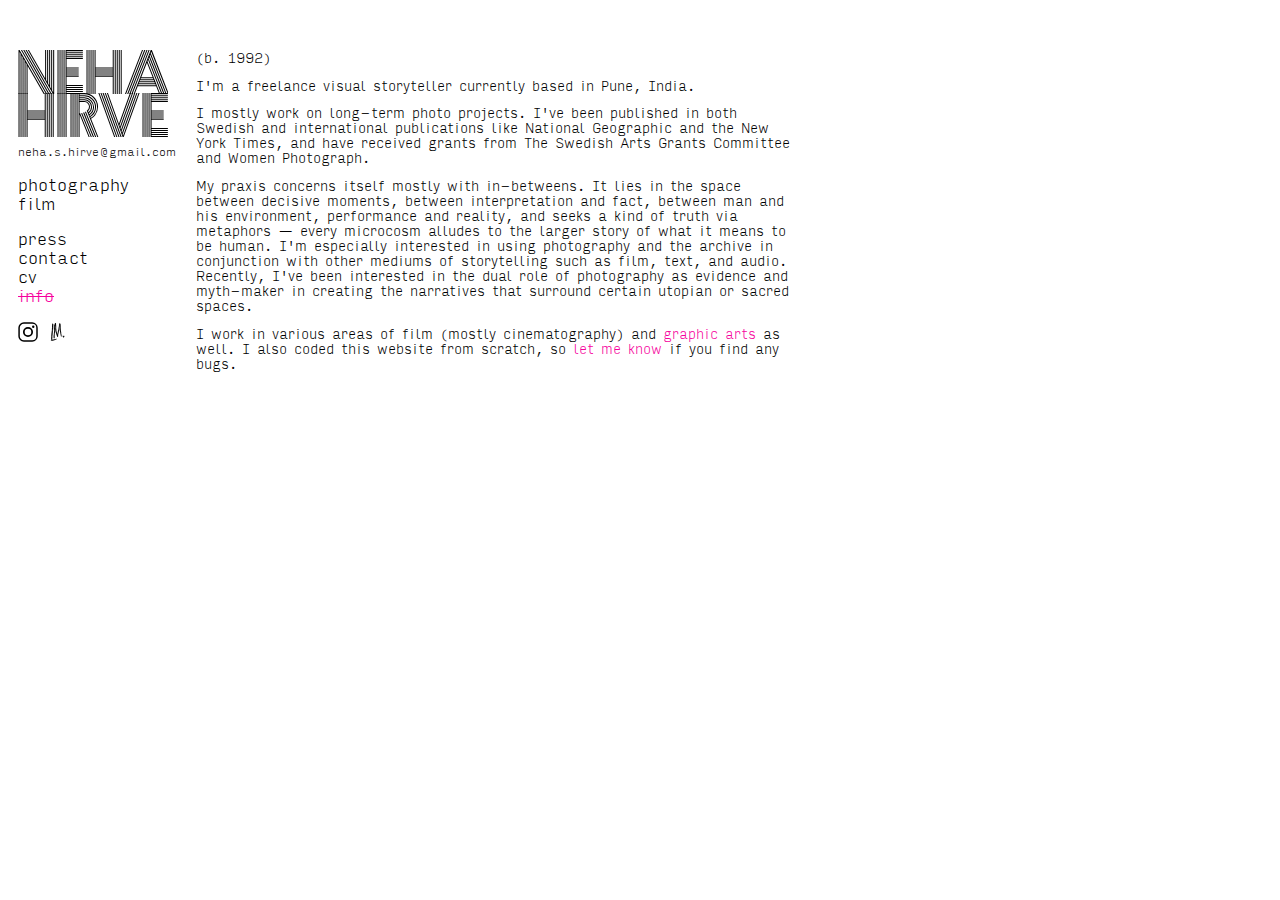
<file: info.html>
<!DOCTYPE HTML>
<html>
<head>
  <title>Neha Hirve</title>
  <base>
  <link rel="stylesheet" href="style.css"></link>
  <link rel="shortcut icon" type="img/png" href="favicon.png"></link>
  <script src="https://ajax.googleapis.com/ajax/libs/jquery/3.4.1/jquery.min.js"></script>
  <script src="javascript.js"></script>
  <meta charset="utf-8">
  <meta name="description" content="photography portfolio">
  <meta name="keywords" content="photography,artist,neha,hirve,documentary,photojournalism">
  <meta name="author" content="Neha Hirve">
  <meta name="viewport" content="width=device-width, initial-scale=1.0">
</head>


<body>
  <div id="hamburger" onclick="menu()"><a href="#">X</a></div>
  <div id="grid">

  <nav class="griditem" id="index">
  <div class="sticky">
<a href="index.html">
  <div class="navigation logo">
    <svg version="1.1" id="Layer_1" xmlns="http://www.w3.org/2000/svg" xmlns:xlink="http://www.w3.org/1999/xlink" x="0px" y="0px"
    	 viewBox="0 0 402.5 234.2" style="enable-background:new 0 0 402.5 234.2;" xml:space="preserve">
    <text transform="matrix(1 0 0 1 -9.392 117.3595)"><tspan x="0" y="0" style="font-family:'Prisma'; font-size:150px;">NEHA</tspan><tspan x="0" y="117" style="font-family:'Prisma'; font-size:150px; letter-spacing:1;">HI</tspan><tspan x="140.1" y="117" style="font-family:'Prisma'; font-size:150px; letter-spacing:-1;">RVE</tspan></text>
    </svg>
  </div>
</a>
  <div class="navigation email">
    <a href="mailto:neha.s.hirve@gmail.com">neha.s.hirve@gmail.com</a>
  </div>


  <div class="navigation primary">
    <ul id="primary_nav">

      <li class="photo">photography
        <ul class="subnav">
          <a href="wildhunt.html"><li>wild hunt</li></a>
          <a href="forteana.html"><li>forteana</li></a>
          <a href="fullshade.html"><li>full shade / half sun</li></a>
          <a href="lightthatisleaving.html"><li>in a light that is leaving</li></a>
          <a href="corona.html"><li>both your memories are birds</li></a>
          <a href="nuclear.html"><li>nuclear truth</li></a>
        </ul>
      </li>

      <a href="film.html"><li>film
        <ul class="subnav">
        </ul>
      </li></a>

    </ul>
  </div>


  <div class="navigation secondary">
    <ul id="secondary_nav">
      <a href="press.html"><li>press</li></a>
      <a href="contact.html"><li>contact</li></a>
      <a href="cv.html"><li>cv</li></a>
      <a href="info.html"><li>info</li></a>
    </ul>
  </div>


  <div class="navigation social">
    <a href="https://instagram.com/nehahirve" target="_blank">
      <div class="social icon">
      <svg version="1.1" id="Layer_3" xmlns="http://www.w3.org/2000/svg" xmlns:xlink="http://www.w3.org/1999/xlink" x="0px" y="0px"
      	 viewBox="0 0 512 512" style="enable-background:new 0 0 512 512;" xml:space="preserve">
      <style type="text/css">
      	.st0{fill:none;stroke:#000000;stroke-width:38;stroke-miterlimit:10;}
      	.st1{fill:none;stroke:#000000;stroke-width:44;stroke-miterlimit:10;}
      	.st2{fill:#000000;}
      </style>
      <path class="st0" d="M364.5,485.5h-215c-67.1,0-122-54.9-122-122v-215c0-67.1,54.9-122,122-122h215c67.1,0,122,54.9,122,122v215
      	C486.5,430.6,431.6,485.5,364.5,485.5z"/>
      <circle class="st1" cx="255.7" cy="256" r="106.5"/>
      <circle class="st2" cx="390" cy="121.5" r="30.5"/>
      </svg>
      </div>
    </a>

    <a href="https://lavamousestudios.com" target="_blank"><div class="social icon">
<svg version="1.1" id="a83dff35-f5ec-47f2-9f59-0bfda9273abb"
	 					xmlns="http://www.w3.org/2000/svg" xmlns:xlink="http://www.w3.org/1999/xlink"
            x="0px" y="0px" viewBox="0 0 512 512"
	 					style="enable-background:new 0 0 512 512;" xml:space="preserve">
  <g>
	      <path style="fill-rule:evenodd;clip-rule:evenodd;" d="M221.5,434.4c-0.3-0.6-0.9-0.7-1.5-0.8c-0.1,1.3-0.7,1.4-1.7,1
		c0.1,0.7,0.1,1.4-1,1.5c-2.1,0.3-1.4-3.6-3.4-3.4c0.3-0.1,0.5-0.4,0.4-0.8c-0.1-0.3-0.4-0.4-0.6-0.4c0.2,1.3-2.6,0.9-3.6,1.5
		c-0.1,1.7,1.5,0.9,1.8,2c-2,1.4-5.5,1.4-7.4,1.7c-0.5,1-0.2,2.5-1.2,3.3c0.3-1.8-0.1-2.2-1.9-2.6c-0.1,0.9-0.7,1.7-1.4,2.1
		c-1.3-2.9-2.1,2.1-3.1,0.7c-0.1-0.9,1.5-0.8,0.8-2c-0.8,0.3-1.7,0.3-2.6,0c0.1,0.7,0.5,1.6-0.2,1.9c-0.2-0.6-0.2-1.6-1-1.6
		c-0.4,0.5-3.1,1.1-3.9,2.6c-0.2-1.3-0.9-1.7-2.2-1.4c-0.4,1.2,2.2,1.5,0.5,2.3c-0.7-0.5-1.4-0.9-2.2-1.4c-0.2,1.9-2.1,0.2-2.5-0.1
		c-0.2,1.9-1.2,3.7-2.8,4.7c-0.6-2.5-0.5-0.3-2.7-1.3c-0.1-0.8,1-0.7,1-1.4c-2.3,2-2.7-0.5-5-0.3c-0.2,2.2,2.8,0,2.8,1.9
		c-1.9-0.1-0.4,2.1-2.8,1.7c-0.1-0.8-0.3-1.5-0.4-2.3c-2.1,0.3-0.5,3.1-2.5,3.4c-2.6,0.8-2.5,0.3-4.1,1.8c-1.2-0.8,0.2-2-0.6-4.1
		c-1.9-0.3-0.9,1.5-0.9,2.5c-1.2,0.7-1.5,2-3.4,2.2c0-0.7,0.9-1.4-0.2-1.7c-0.5,2.4-1.3,0-3,0.4c-0.1,0.5,0.1,1.1-0.4,1.2
		c0,1.2,1,1,1.4,1.6c-1.9,0.8-1.4-1.3-2.6-1.4c0.1,1.3-2.5,0.5-3.5,1c0.5-1.5-2.3-2.4-2.5-0.9c0.5,0.1,1.2-0.1,1.2,0.5
		c-2.3,0-2.2-0.4-3.5,0.9c-0.6-3-1.3,0.8-2.3,0.8c-0.2-0.8-1-0.9-1.3-1.7c0.7-0.3,1.2-0.7,1.7-1.3c-0.9-0.2-0.6-1.8-2.4-1l0.1,2.3
		c-1.7,0.2-1.5,1-4.1,1.4c0.4-1.9-1-1.8-1.9-2.3c0.2,2.6-1.6,0.2-2.3,0c0.2,2.2,2.6,1.7,3,2.3c-1.2,2.3-2.2,0.3-4.1-0.5
		c-0.4,1.2-1.8,1.4-2.3,2.4c-0.3-0.8-1.3-1.2-2.1-0.9c-0.8,0.3-1.7,0.6-2.6,0.8c0-0.6,0.2-1.3,0.6-1.8c-1.1-0.5-2.3-0.8-2.8-1.8
		c0,0.6-0.2,1.3-0.7,1.7c0.3,0.8,2.2,0.2,2.3,1.2c-1.7-0.1-2.7,1.3-2.9-0.7c-1.6-0.5-1.2,1.2-2.4,1.1c-1.1-1,1.1-2.4-1-3
		c-0.2,0.5-0.1,1.1-0.7,1.1c-1.7-1.2-2.4,0-4.5-1c-0.3,1.5-0.6,3.1-1.7,3.7l12.3,17c-0.1-0.2-0.1-0.4-0.2-0.6
		c0.3,0.4,0.8,0.7,1.3,0.8L115,452.9c0-0.2,0.1-0.4,0.1-0.6l13.8,19.2c1.1,0.1,2.1-0.3,1.2-1.6c-0.3,0.8-1.2,1.2-2,0.9
		c0.1-0.8-0.6-1-0.2-2c1.6,2.6,4.5-3.1,2.6-4.1c-0.8,1.8-3.5,0.3-4.5,1.7c-0.3-3.6-0.1-12,2.2-14.2c0,1.6,3.6,0.6,3.8,2.1
		c0.4-0.9,3-2.2,1.8-3c-0.7,0.5-1.4,1.1-2.1,1.6c1.1-2.9,0.8-4.3,3.2-4c-2-0.2-1.8-3.5-1-4.2c-0.7-0.2-1.3-0.4-0.9-1.5
		c1.1,0.2,0.4,1.9,2.1,1.7c-0.6-2.5-2.3-4.2-3-6.5c1.1,0.4,1.3-0.7,1.9-1c0.1,1-1.2,3.2,0,3.3c0.1-0.9,3.1-0.8,1.5-1.7
		c-0.2,0.5-0.6,0.7-1.3,0.4c1.1-1-0.3-3.2,1.8-3.6l-2.4-3.8c1.9-0.2,1.6,1.3,2.7,1.8c0.2-1.6-0.7-2.4-1.2-3.5
		c0.1,1.3-3.3,1.8-2.3-0.4c1.3,1.8,2.3-1.8,3.9-2c0,0.5-0.2,1.3,0.4,1.4c0.2-1.6-0.7-2.2,0.6-3.2c-1.7-1-3.3,0.1-3.7-2.6
		c1.1,0.2,1.3-0.3,0.8-1.2c0.6,0.1,1.3,0,1.8-0.4c-0.9,1.2,0.4,3.2,0.9,1.5c-0.7-0.2-0.5-1.1-0.2-2c-0.9-0.2-2.2-0.1-2.2-1l0.3-1.9
		c0.5,1.8,3.4-1.5,2.1-2.3c-0.8,1.7-1.4-1.2-2.4,0.3c0.7-1.1-1.4-2.4,0.4-2.6c0.7,0.2,0.2,0.8-0.2,1.3c0.9,0,2.1,0.6,2.4-0.3
		c-0.8-1.5-2.4-2.2-2.3-4.3c0.1-0.5,2.2-1.6,1.8-0.4c-1.5,1.2,0,2.9,0.6,4c0.7-2.4-0.6-3.3,0.3-5.9c-2.1,0.3-0.7-2.2-0.2-2.7
		c-1.4,0.1-3.2-2.1-1.4-2.8c0.1,0.6,0.7,3.4,1.6,1.5c-0.7-0.2-0.5-1.1-0.3-2c-0.6-1-2.8-0.7-2.6-2.4c1.8-1.5-0.9-0.6-0.2-2.6
		c1,1,2.6,1.6,3.8,2.5c0.8-3.8-3.3,0-2.4-3.6c0.9,1.3,1.8,0.1,2.5-1c-1.1-0.2,1.4-2.4-0.8-2.7c-0.3,1.2-0.7,2.1-1.5,2.4
		c-0.8-1.9,1.1-3.3-0.4-5.3c0.6,0.1,1.3,0,1.8-0.4c-0.5-2.5,2.9-3.4,1.7-4.4c-1.1,1.8-1.6-1.7-2.1-2.2c0.8,0.2,1.6-0.3,1.9-1.1
		c-1,0-1.3-0.9,0.1-0.6c0.7-2.1-2.2-1.1-1.3-3.4c1.4-0.4,3.7,1.7,2.3,0.3c-3-1.6,0.5-2.9-0.4-5.9c-1.7-0.7-1.1-0.6-2.9-0.4
		c0.1,2.3,1.4,3,0,4.6c0.3-3.4-1.6-0.9-3.4-1.1c0.4-1.5,2.2-0.9,2.2-3c-0.7-1.1-1.4-2.3-1.9-3.5c1.6-4.4,1.5-9.8,1.6-15.1
		s0.1-10.6,1.8-15l1.2,0.1c-0.6,4.1-1.6,6.2,1,6.6c-0.2,0.7-1,0.6-1.8,0.5c1.1,2.3-1.6,4.5,0.5,5.9c-0.8-0.2-1.6,0.3-1.9,1.1
		c0.9,0.2,2.2,0,2.3,0.9l-1.2-0.1c0,3.4-0.7,4,0.5,6.6c-1.4,1.6-0.2,2.5-0.5,4.5c-0.5,0.1-1.1-0.1-1.2,0.5c0.8,2.1,2-1.5,2.3,0.3
		c-0.6,1.4-2.2,1.5-2.2,3.6c1.9-0.1,2.1,1.2,3.3,1.7c-0.6-2.4,1.9-5.4-0.3-7.2c2.8-1.7-0.7-3.5,1.3-6.4c-0.8-0.9-2.5-0.9-2-2.8
		c0.7,1.6,1.1,1.4,2.8,1c0.4-3.3,1.4-4.2-0.5-5.9c1.7-0.2-0.8-1.1-0.4-2l1.2,0.1c-0.3-3.2-0.1-5.1-0.4-7.2c0.5-0.1,1.1,0.1,1.2-0.5
		c-1.6-0.7,0.6-2,0.3-3.2c-0.7-0.2-1.7-0.1-1.7-0.8c2-0.2,0.6-2.1,1-4.5l1.2,0.1c0.1-1.8-0.1-3.6-0.7-5.3c1.6-0.5,1.9-4.3,0.5-5.1
		c0.1,1.1-1,1.7-1.2,0.5c3-2.2,0.8-5.3,3.2-9.4c-0.7-0.1-1.4-0.3-1-1.4c0.5-0.1,1.1,0.1,1.2-0.5c-0.6-0.6-0.1-1.2-0.3-3.3
		c-1.6,0.1-1.4-1.5-1.5-2.7c0.8-0.6,1.3-1.6,2.5-1.7c0.2-2-0.5-4-1.9-5.3c0.9-1.6,2.8,0.8,3-0.4c-1.7-0.6,0.7-1.3,0.2-2.6
		c-2.4-1.4-1.4-6.3,0.6-7.1c-0.4-0.2-0.6-0.6-0.5-1.3c4.1-0.1-0.7-0.3-1.1-1.4c0.9,0,2,0.2,1.8-1.2c-1-0.3-1.6,0.9-1.7-0.1
		c2-1.2,0.7-2.2,0.3-3.9c1.9,0.5,0.9-2.3,2.4-0.5c1.1-2.6-3-0.3-2.8-2.1c1.5-0.8-0.5-2.4,0.8-2.5c0.8,0,2,2.3,2.3,0.8
		c-0.8-0.4-1.4-1.2-1.6-2l1.8,0.1c-1.4-3.2-0.9-4.9,1.1-7.7c-1,0-1.8-0.6-2.3-1.4c1.4-0.5-0.3-2.9-0.3-3.9c1.1,0.6,2.7,3.4,3.5,0.9
		c-0.8-1.1-1.5-2.2-2.1-3.4c3.2,0.4,0.2-3,2.6-3.1c-1.1-2.2-1.2-4.3,0.9-5.8c-1.4,0.1-2.2-0.3-2.3-1.4c3-1.5,2.2-10.5,1.8-12.2
		c0.7,0,1.4-0.1,1.2-1.2c0.1-1.1-1.6-0.4-1.7-1.4c0.8-0.7,1.4-1.6,1.9-2.5c-0.7-0.3-1.3-0.8-1.7-1.4c0.4,0,0.7-0.1,0.6-0.6
		c0.8,0.1,0.5,1.2,1.1,1.4c-0.2-2,1-2.5,1.4-3.8c-1.1-0.5-1.5-1.8-1.6-3.3c0.6,0,0.7,0.6,1.1,0.7c0.1-0.8,0-1.8,0.7-1.9
		c0.5-1.8-1.1-1.4-1.1-2.6c1.9-1.2,0.2-3.7,1.4-6.4c-0.7-0.1-1.7,0-1.7-0.7c0.9-1.2,2.3-1.8,2.5-3.8c-0.4-0.2-1.1-0.1-1.1-0.7
		c2.3-0.7,0-2.6,1.4-4.5c-0.7-0.1-1.7,0-1.7-0.7c1.5-1.1-0.9-3.5,1.2-1.9c-1.5-2.5,1.1-3.1,0.2-4.5c-0.1-2.3-1.7,2.2-1.8-0.1
		c-0.8-2.6,2.6-0.1,2.4-1.8c-1.1-0.1-0.3-2.2-1.1-2.6c1.2,1.4,1.2-0.2,1.8-1.2c-1.6,0.1-2.5-0.3-2.3-2c0.8,0,0.5,1.1,1.1,1.3
		c0.9-1,1.1-4.7,0.2-5.8c3.1-3.3,0-10.9,1.7-14.8h1.2c0.5-2.2-2.4-0.9-1.7-3.3c1.7-1.3,0.9-2.1,0.7-5.1c0.7,0,0.9,1,1.2,0
		c-1.2-0.4-0.4-4,0.1-4.5c-0.9-1-1.1-2.6-1-4.5c1.5,0.1,1.9-0.9,2.4-1.9c-1-0.3-1.5,0.9-1.8,0c-0.2-2.6,2.1,0.8,1.8-2.5
		c-1-0.3-1.5,0.9-1.8-0.1c1.4-1.6-0.1-1.8-0.5-2.6c0.1,0.3,0.6-0.4,0.6-0.6c0-1-0.8-3.2,1.8-1.2c0.7-2-0.9-1.6-1.1-2.6
		c1.3-1.3,0.2-2.9-0.5-3.9c0.7,0,0.9,1,1.2,0c-1.2-0.2-1.1-1.8-1.7-2.6c0.7,0,0.9,1,1.2,0c-0.7-1.2-0.8-2.9-2.3-3.3
		c2.2,0.5,2-1.6,3-2.5c-3.5-0.2,0.2-4.1-2.2-5.2c1.5-0.9,2.1-2.8,3.1-4.4c-1.2-1.2-1.2-3.1-0.1-4.3c0.1-0.1,0.1-0.1,0.2-0.2
		c-3.1,0.2,1.4-1.7-0.5-1.9c-0.1,0.7-0.7,1-1.2,1.3l0.1-2.6c2.1,1.7,0.5-1.6,0.1-2.6c0.6-0.6,1.2-1.2,1.8-1.9
		c-1.6-0.7,0.2-2.7,0.1-3.9c-1-0.3-1.5,0.9-1.8,0c0.2-1.3,2.6-0.1,2.4-1.9c-3.5,0.9,0.4-2.3-1.7-3.3c0,0.4-0.5,0.7-0.6,0
		c2.8-1.1-0.8-1.8,0.1-4.5c0.6,0,0.7,0.5,1.2,0.7c-0.8-2.9-0.1-2.9,1.3-4.5c-1.3,0.2-2.2-0.2-2.3-1.3c1.5,0.1,1.9-1,2.4-1.9
		c-0.7-1.6-1.1-3.4-2.2-4.6c1.5,0.1,1.8,1.3,2.4-0.6c-2.5-0.9-0.1-3.5-0.4-5.8c-0.7-0.1-1.7,0.1-1.8-0.7c0.7,0.2,2.1-1.8,0.6-1.9
		c0,0.4-0.1,0.8-0.6,0.6c1.3-1.5-1.7-2.3-1.7-4.4c1.6,1.3,2.9-2.1,3.6-3.8c-0.5-0.2-1.2,0-1.2-0.7c3-0.8-1.2-3.5,0.7-5.1
		c-1.9,0.3-0.8-2.3-2.3-0.7c0.2-1.7-2.3-3.1,0.1-1.9c-0.3-2.8-2-5.3-2.2-6.5c-0.9,1.4-1.6-0.7-2.4,1.2c-0.4-0.9-1-1.8-1.7-2.6
		c0.7,2.7-0.8,7-4.3,7c1.6-2-1.4-2.3,0.1-4.5c-1.6-0.4-1-3.1-1.6-4.5c0.6-0.8,0.6-2.4,1.2-3.2c-1.2-1.5-2,1.1-3.5,1.2
		c-0.1-1.9-1.8-2.3-1.1-5.2c-1.9,0.7-1.3,0-3.5-0.1c0.1-1.4-0.4-2.1-1.7-2c-1.1,1.7-1.7,3.7-1.9,5.7c-2.2,1.8-3.2,1-5.3,2.5
		c0.1,5.3-1.8,16-1.1,21.2c-0.9,1.2-1.2,3-1.3,5.1c0.4,0.2,1.2,0,1.1,0.7c-1.4,0.1-0.2,2.2-0.1,2.6c-0.6,0-0.7-0.5-1.2-0.7
		c-0.8,3.6-0.9,9.7-0.4,16c-0.8,0.3-1.3,1.1-1.2,1.9c-0.2,2.9,0.7,6.7-0.2,9.6c0.7,0.1,1.7-0.1,1.7,0.7c-1.6,1.9-2.1,3.6-1.3,5.8
		c-0.7-0.2-2.1,1.8-0.6,1.9c0.2-2.2,1.6,0.1,1.8-1.2c-0.8,0-0.7-1.8,0-1.9c0.4,0.7,2.5,0,2.3,2.6c-0.7,2.5-4.2-0.5-5.3,2.4
		c1.3,1,0.9,1.6,0.5,3.2c0.7,0.8,0.6,2.3,0.5,3.9c-1.3,0.5,0.1,4.1-1.3,4.5c0,0.7,0.1,1.4,0.5,1.9c-0.8,0.5-1.6,6.2,0.4,5.8
		c-0.6-2.2,0.3-2.2-0.5-4.5c0.7,0.3,1.3,0.7,1.7,1.3c-1.6,1.1,1,3.2-1.3,3.8c0.5,0.7,2.2,0.2,1.7,2c-1.4-0.3-1.5-2.9-2.9-1.4
		c0,1.9,1.1,3.7,2.8,4.6c-0.5,1.4-1.4,2.7-2.4,3.8c2.2,2.2,0.7,4.5,2.8,6.5c-0.6-0.8-2.7-0.3-3.5,0.5c1.2,0.2,3.1,2.9,2.2,3.3
		c-1.6,0.1-0.4-2.5-2.3-2c0,2.2-1.1,2.7,0.5,3.9c0.1-1,0-2.2,1.2-1.9c0,1.8-1,1.3-0.1,2.6c-0.8-0.1-1.7,0.1-2.4,0.6
		c-0.1,5.2,0.6,6,0.2,11.5c0.1,1.3,1.5,1.3,1.7,2.6c-0.8-0.2-1-1.1-1.7-1.3c-1,3.4-1,5.5,0.9,7.7c-0.7,0.1-1.7-0.2-1.8,0.6
		c0.4,0.2,1.2,0.1,1.2,0.7c-1.9,1.3-0.9,2.6-0.2,5.1c-1.8,1.7-1.3,7.7-0.9,9.6c0.2-0.7,1-1.5,1.2-0.6c-0.2,1.3-1.2,1.7-1.8,2.5
		c1.3-0.4,2.3,2.4,1.1,2.6c-1,0-0.3-1.8-1.1-2c-0.2,2.7-1.5,4.8,0.4,6.4c-0.6,0-0.7,0.5-1.2,0.6c1,1.5-1.3,4.6,0.3,6.4
		c1-1.1-0.8-2.6,1.9-2.5c-0.7,0.9-0.7,1.5,0.5,1.9c0.2-0.7,1-1.5,1.2-0.6c-0.2,1.4-1.5,1.3-3,1.2c0,1.1-0.7,1.5-1.8,1.2
		c-0.1,0.8-0.3,4.6,0.5,2.6c0.1-0.8,0-1.8,0.7-1.9c0.5,0.2,2.5,1.8,1.1,2c-1-1.6,0.3,0.6-0.1,1.9c-1.5-0.1-1.8-1.3-2.4,0.5
		c1.8,0.5,2.4,0,2.9,0.8c-0.3,2.2-1.6-0.1-1.8,1.2c1.2,0.2,1.1,1.8,1.6,2.6c-1.1,0.2-1.5,1.3-3,1.1c-1.5,2.9,1.2,7.5,0.2,9.6
		c0.7-1.6-1.1-3.7-1.7-2c0.7,1.5-0.3,3.5,0.2,6.4l-1.2-0.1c0.6,1.7,0,3.3-0.8,5.1c2.4-0.6,1.4,2.3,2.8,2.7c-1,0.1-3.3-2.5-2.3-0.8
		c1.5,0.8-0.2,3.3-0.2,4.5c1.3,0,1.8,0.6,1.7,2c-0.3,0.7-0.7,1.4-1.3,1.9c0.1,2.1,0.1,4.2-0.1,6.4c-0.3,2.4-1.1,4.3-2.8,3
		c-0.7,2.9,1.7,2.7,2.7,4c-4.8-1.4-1.2,7.6-3.5,9.3c1.3,0.6,2.7-2.1,3-0.5c0,1-0.5,1.9-1.3,2.5c-0.6,0-1.3-0.3-1.7-0.8
		c-1,2.4,1.5,1.3,1,3.3c-0.6,0-0.7-0.6-1.1-0.7c0.3,2-0.8,2.3-0.8,3.8c1.5,0.2,3,0.3,2.8,2.1c-0.7-0.1-0.8-0.9-1.7-0.8
		c-0.9,1.7,3,1.8,1,2.6c-1.6-0.3-1.2-2.5-2.1-3.3c-1.1,2.5-2,4.5-0.5,6.3c-0.3-1.6,2.7-2.5,3-1.1l-1.8-0.1c-0.4,2.1,1.6,2,2.1,3.3
		c-2.7-1.1-2.6,1.4-4.8,0.9c0,3.2-0.6,5.9,1.3,6.5c-0.2,0.8-1,1.3-1.8,1.1c-0.5,8.2-1.8,11-0.9,17.7c-1.6,1.8-1.3,6.9,0.5,7.7
		c-0.6,3.5-1.2,4.4,0.6,6.4c-1.8,0.3-2.3,1.4-0.8,2.5c-0.2,1.8-2.6,0.9-2.6,2.9c0.2,2.1,1.8,1.4,2.2,2.1c0,1.5-0.4,2.4-1.4,2.4
		c-0.2-0.7-0.5-1.4-1-2c-0.4,1.9,1,3.1-0.5,4.4c1.1,0.3,1.2-0.7,1.9-1.1c-0.4,3.1,2.2-1.8,2.2,1.5c0.1,1.8-2.2,0.4-2.5,1.6
		c1,0.7,3.1,0.3,2.7,2.2c-2.6,0.4-1.7-2.3-3.9-2.3c-0.2,3.5,0.3,4.2-0.8,7.5c0.4,0.2,1.2,0.1,1.1,0.8c-0.9,0.7-0.9,2.7-1.1,4.3
		c0.8,0,1.5,0.6,1.6,1.5c-1.2-0.2-1.9,0.3-2,1.7c2.3,0.2-1,4.9,0.8,3.9l0.2-1.9c0.6,0.1,1.3-0.1,1.8-0.4c-1.6,2-0.7,4.8-2.4,5.5
		c0.8,0.2,0.3,1.6,0.3,2.6c2-0.2,2,1.3,2,2.8c-0.7,0-1.5,1-1.7-0.2c0.7,0,1.4,0,1.3-1.1l-1.7-0.2c0.5,2.2-0.7,3.3,0,4.5
		c0.1-0.3,0.4-0.5,0.7-0.5c0.3,0,0.5,0.3,0.5,0.6c-0.9-0.6-2.7,0.9-1.3,1.1c0.2-0.7,1-0.6,1.8-0.4c-1.3,1.3,0.1,0.7,0.3,2
		c-1,1.8-2.5,2.9-3,5.4c1.8-0.5,2.2-0.1,2.8,1.6c-1-0.4-2.1-0.3-3,0.2c0-0.8,0-1.5-1-1.4c-0.7,2.3,2.3,1.4,2.6,2.9
		c-1.1,0.8-1.8,2.2-1.7,3.6c0.2-0.5,0.6-0.7,1.2-0.5c-0.3,1.2,0.5,1.5,0.2,2.6c-4.2-0.9,1.2,5.3-2.6,5.4c-0.4,1.9,1.6,3.1-0.1,4.5
		c1.5,0.1,1.7,1.2,2,2.2c-1.9,0.3,0.4,1.8,0.2,2.6c-2.3,0.7-0.2,3.2-1.9,4.8c0.7,0.4,1.1,1.3,0.9,2.1c-1.5,0.1-1.6,2.2-2.3,3.5
		c1.8,0.1,3.2,1.4,3.6,3.2c0,2.1-0.7,3.1-1.8,3.5c0.2,0.5,0.3,2.7-0.7,3.8c1.9-0.2,1.7,1.3,2,2.3c-0.9,1.2-2.5,1.4-3,3.3
		c0.5,1,1.1,2,1.9,2.9c-1,5.1-1.2,5.2-3.2,7.8c4.5,4.1-0.6,9.3,0.5,15.6c-0.6-0.1-0.6-0.6-1-0.9c-0.2,3.3-1.3,4.4-0.2,7.1
		c-0.8,0.8-1.5,1.7-2.1,2.7l-5,9.3l16.8,7c0.3,0.1,0.5,0.2,0.8,0.3c0-0.9,0.7-1.6,1.6-1.6c1.5,0.7,3.6,0.3,5.6,0.1s3.9-0.3,5.4,1.2
		c1.5-0.8-0.8-1.5,0.7-1.7c0.2,0.8,0.9,1.1,0.6,2.4c1.4-0.6,2.9-1.1,4.4-1.3c1.2-0.1,2.3-0.7,3.2-1.5c1,0.1,1.1,1,2,1.1
		c0.1-0.5,0-1.2,0.6-1.2c5.1-0.4,7.4,1.2,10-1c0.4,0.8,1.2,1.2,2.1,1c1.1-1.1,4-1.1,5.2-2.2c0.9,2.1,4.4-0.5,5.2-1.7
		c0.2,0.4,0.1,1.1,0.8,1.1c0.3-0.9,0.9-1.6,1.8-2c3.8,0,6.4-0.6,9.5-3.1c2.4,2.2,4-1.1,7.3,0c0.2-2.1,3.7-2.5,5.6-2.2
		c2.1-1,4.8-2.3,6.9-1.9c1.8-1.3,5-1.7,6.6-3.2c1.4,2.2,3.1-1.2,4.9-1.7c1.1,0.4,2.2,0.3,3.3-0.1c1.3-2.6,5.9-3.6,8.2-1.9
		c-0.1-1.5,2.5-1.6,2.6-3c2,1.1,5.6-0.2,6.7-2.2c1.3,0.7,4-0.3,4.2-1.6c-0.8,0.1-1.8,0.5-2-0.1c0-0.7,0.5-1.1,1-1.5
		c-0.9,1.6,0.3,0.6,1,1.6c2.4-0.3,1.8-2.3,3.2-3.2c0.7,0.7,2.9-2,4-2.8c0.3,0.7-2.1,2.3-0.1,2.4c-0.1-1,0.8-1.6,2.2-1.8
		c-0.1-0.7-0.5-1.6,0.2-1.9c3.1-2.2,4.2-3.5,8.2-4.4c-0.1-1.2,1.4-1.5,2.1-2.3c0.2,0.4,0.7,0.5,1.4,0.3c0.5-1.8,2.1-3.1,3.9-3.3
		c-0.1-0.7-0.1-1.4,1-1.4c-0.9-1.6,0.2-2.2-0.1-3.6c-2.9,1.9-9.7,1.6-10.3,4.8c-0.4-0.8-1-0.8-0.4-1.7c-3.4,1.1-8.7,1.2-9.8,3.5
		c-1.4-1.5-2.9,0.1-4.4,1.1c-1.2,0.3-1.2-1.4-2.8-0.5c-0.1,2.6-5.1,2.8-5.9,2.6c-0.7-3.1,2.1-1.7,3.2-3.2c-0.4,0.1-0.8-0.3-0.1-0.6
		c2.5-0.3,2.8-1.7,5.5-1.9c-0.1-0.9-0.6-2,0.9-2c0.2,0.6,0.1,1.3-0.2,1.9c2.8-0.6,5-1.5,5.9-3.2c3.9-1.5,7-2.2,9.7-3.1
		c2.9-0.8,5.7-2.2,8.1-4.1c-3.1,0.4-6.2,1-9.2,1.8c-2.9,0.8-5.9,1.4-8.9,1.8c0.4,1.4-0.5,2-1.3,2.7l-0.4-1.7c-2.8,0-2.2,1.8-4.1,2.2
		c0-1-1.2-1.3-1.4-0.3c0.4-0.1,0.8,0.3,0.1,0.6C225.1,431.9,222,432.2,221.5,434.4z M110,331.2c0,0.8-0.2,1.1-0.7,1.2
		C109.3,331.7,109.5,331.3,110,331.2z M110,331.2C112,329.1,111.8,333.4,110,331.2z M163.1,84.3c0.3,0.3-0.4,0.8-0.6,0.6
		C162.2,84.6,163,84.2,163.1,84.3z M155.1,213.6l-1.2-0.1l0.1-1.3l1.2,0.1L155.1,213.6z M137.8,358c0-0.3,0.3-0.6,0.6-0.5
		c0.3,0,0.6,0.3,0.5,0.6C138.6,359,138.4,358,137.8,358z M131.2,446.1c-1.3,2.6-0.9,4.2-1.9,6.3
		C125.7,451.7,128.6,445.9,131.2,446.1z M192.6,441.1C190,441.8,192,438.9,192.6,441.1z M202.9,438.2c0.1,0.6-0.6,0.6-1.1,0.9
		C201.7,438.5,202.4,438.5,202.9,438.2L202.9,438.2z M212.7,435.9c-0.4-0.2,0.3-0.8,0.5-0.7C213.6,435.5,212.9,436.1,212.7,435.9
		L212.7,435.9z M230.9,432.1c0-0.7,0.6-0.5,0.6-0.1C231.6,432.7,231,432.5,230.9,432.1L230.9,432.1z M195.2,441.1
		c-0.4-0.2,0.3-0.8,0.5-0.7C196.1,440.7,195.4,441.3,195.2,441.1L195.2,441.1z M177.1,445.4c-0.4-0.2,0.3-0.8,0.5-0.7
		C178,445,177.3,445.5,177.1,445.4L177.1,445.4z M205.1,439.5c-0.4-0.2,0.3-0.8,0.5-0.7C206,439.1,205.3,439.7,205.1,439.5
		L205.1,439.5z M183.3,444.8c-0.4-0.2,0.3-0.8,0.5-0.7C184.1,444.4,183.5,445,183.3,444.8L183.3,444.8z M216.4,437.5
		c-0.4-0.2,0.3-0.8,0.5-0.7C217.2,437,216.6,437.6,216.4,437.5L216.4,437.5z M196.3,443.3c-0.6-0.6-0.9-1.1-0.1-0.6
		S197,444,196.3,443.3L196.3,443.3z M221.5,436.8c-0.4-0.2,0.3-0.8,0.5-0.7C222.4,436.4,221.7,437,221.5,436.8L221.5,436.8z
		 M208.1,441.2c-0.4-0.2,0.3-0.8,0.5-0.7C209,440.8,208.3,441.4,208.1,441.2L208.1,441.2z M219.5,439.7c-2.1,0.2-2.8,1.1-4.2,1.6
		C214.4,439.3,219.1,436.8,219.5,439.7L219.5,439.7z M120.9,452.4c1.8,0.7-0.8,1.5-1.3,1.7C117.9,453.4,121.4,453.7,120.9,452.4
		L120.9,452.4z M120.3,452.9l-1.2-0.1c0-0.4,0.1-0.8,0.1-1.2l1.2,0.1L120.3,452.9z M136.2,452.8c-0.3-0.3,0.4-0.8,0.6-0.6
		C137.1,452.5,136.3,453,136.2,452.8L136.2,452.8z M213.2,440.6c0-0.8,1.1-0.9,1.2-0.3C214,440.9,213.5,441.3,213.2,440.6
		L213.2,440.6z M162.1,77.2v1.3h-1.2v-1.3L162.1,77.2z M210.2,442c-0.1-0.7,1-0.8,1.7-1C212,441.6,210.9,441.7,210.2,442z
		 M161.3,59.2c0.6,0,0.4,0.8,0.6,1.3C161.3,60.5,161.4,59.7,161.3,59.2z M161.2,63.7c0.3-0.3,0.7,0.5,0.6,0.7
		C161.5,64.7,161.1,63.9,161.2,63.7z M160.8,83c0.6,0,0.4,0.8,0.6,1.3C160.8,84.3,160.9,83.5,160.8,83z M160.8,84.9
		c0.3-0.3,0.7,0.5,0.6,0.7C161,85.9,160.6,85.1,160.8,84.9L160.8,84.9z M129,466.3c0.7,0.3,0.3,1.4-0.3,1.3
		C128,467.1,128.9,467,129,466.3z M159.4,115.2c0.3-0.3,0.7,0.5,0.6,0.7C159.7,116.1,159.3,115.3,159.4,115.2L159.4,115.2z
		 M170,451.4c-0.4-0.2,0.3-0.8,0.5-0.7C170.9,450.9,170.2,451.5,170,451.4z M160.2,57.9c0.3-0.3,0.7,0.5,0.6,0.7
		C160.4,58.9,160,58.1,160.2,57.9z M159.3,96.5c0.3-0.3,0.7,0.5,0.6,0.7S159.1,96.7,159.3,96.5L159.3,96.5z M158.8,119.6
		c0.3-0.3,0.7,0.5,0.6,0.7C159,120.6,158.6,119.8,158.8,119.6L158.8,119.6z M157.7,159.5c0.3-0.3,0.7,0.5,0.6,0.7
		C157.9,160.5,157.5,159.7,157.7,159.5L157.7,159.5z M130.8,451.3c0.6,0.1,0.3,0.9,0.3,1.4C130.6,452.6,130.8,451.8,130.8,451.3z
		 M216.2,442.3c-0.4-0.2,0.3-0.8,0.5-0.7C217.1,441.9,216.4,442.5,216.2,442.3L216.2,442.3z M158.2,120.9c0.3-0.3,0.7,0.5,0.6,0.7
		S158,121.1,158.2,120.9z M157.3,152.4c0.3-0.3,0.7,0.5,0.6,0.7C157.6,153.4,157.1,152.6,157.3,152.4z M135.3,426.3
		c-0.3,0.8-1.2,1.2-2,1l0.3-1.9C134,425.9,134.6,426.3,135.3,426.3L135.3,426.3z M130.7,448.7c0.4-0.3,0.6,0.6,0.4,0.8
		C130.8,449.7,130.5,448.8,130.7,448.7L130.7,448.7z M159.7,52.8c-0.2,0.7-1.2,0.4-1.2,1.3C156.9,53.7,158.5,52,159.7,52.8
		L159.7,52.8z M155.4,191.8c0.6,0,0.4,0.8,0.5,1.3C155.4,193,155.5,192.2,155.4,191.8L155.4,191.8z M132.5,435.8
		c0.4-0.3,0.7,0.6,0.5,0.7C132.6,436.8,132.3,435.9,132.5,435.8L132.5,435.8z M129.6,456.4c-0.3-0.3,0.4-0.7,0.6-0.6
		S129.8,456.5,129.6,456.4L129.6,456.4z M153.9,214.9c0.7,0.1,0.4,1.2,0.5,2C153.7,216.7,153.9,215.6,153.9,214.9L153.9,214.9z
		 M153.6,220.7c0.3-0.3,0.7,0.5,0.6,0.7C153.8,221.7,153.4,220.9,153.6,220.7L153.6,220.7z M131.1,440.1c0.4-0.3,0.6,0.6,0.5,0.7
		C131.2,441.1,130.9,440.3,131.1,440.1z M158,50.2c0.3-0.3,0.7,0.5,0.6,0.7C158.3,51.2,157.8,50.3,158,50.2z M157.1,90
		c0.3-0.3,0.7,0.5,0.6,0.7C157.4,91,157,90.2,157.1,90z M154.5,182.6c1.1-0.2,0.8,3-0.6,1.9v-1.3
		C154.4,183.4,154.5,183.1,154.5,182.6L154.5,182.6z M134.5,417c0.6,0.1,0.3,0.9,0.4,1.4C134.3,418.2,134.6,417.5,134.5,417z
		 M134.2,418.9c0.4-0.3,0.7,0.6,0.5,0.7C134.3,419.9,134,419.1,134.2,418.9L134.2,418.9z M135.4,407.3c0.6,0.1,0.3,0.9,0.4,1.4
		C135.2,408.5,135.4,407.8,135.4,407.3L135.4,407.3z M132.5,425.2c0.4-0.3,0.6,0.6,0.5,0.7C132.6,426.2,132.3,425.4,132.5,425.2
		L132.5,425.2z M152.8,198.1c0.3-0.3,0.7,0.5,0.6,0.7C153.1,199.1,152.6,198.2,152.8,198.1L152.8,198.1z M151.2,234.2
		c0.3-0.3,0.7,0.5,0.6,0.7S151,234.3,151.2,234.2L151.2,234.2z M150.6,243.8c0.3-0.3,0.7,0.5,0.6,0.7
		C150.9,244.8,150.5,244,150.6,243.8L150.6,243.8z M134.1,411.7c0.4-0.3,0.7,0.6,0.5,0.7C134.2,412.7,133.9,411.8,134.1,411.7z
		 M131.7,426.4c0.6,0.1,0.3,0.9,0.4,1.4C131.5,427.7,131.8,426.9,131.7,426.4z M150.2,241.8c0.7,0.2,0.5,1.3-0.1,1.3
		C149.8,242.5,149.4,241.9,150.2,241.8L150.2,241.8z M149.6,252.1c0.7,0.1,0.4,1.2,0.5,2C149.4,254,149.7,252.9,149.6,252.1
		L149.6,252.1z M132.4,418.6c0.4-0.3,0.7,0.6,0.5,0.7S132.3,418.8,132.4,418.6z M131.7,423.1c0.4-0.3,0.7,0.6,0.5,0.7
		C131.8,424.1,131.5,423.2,131.7,423.1z M155.6,52.7c0.7,0.1,0.3,0.7,0,0.7C154.9,53.2,155.3,52.7,155.6,52.7z M155.6,54.6
		c0.3-0.3,0.7,0.5,0.6,0.7C155.8,55.6,155.4,54.8,155.6,54.6L155.6,54.6z M152.1,185.8c0.3-0.3,0.7,0.5,0.6,0.7
		C152.3,186.8,151.9,186,152.1,185.8L152.1,185.8z M148.7,258.5c0.3-0.3,0.7,0.5,0.5,0.7C148.9,259.5,148.5,258.7,148.7,258.5
		L148.7,258.5z M137.9,380.8c-0.2,0.7-1.2,0.3-1.3,1.1c-0.6-0.2-0.2-1.3-1-1.4c0.3-0.8,1.1-0.9,1.4-1.8
		C139,379.2,136.7,380.5,137.9,380.8z M152.6,152.3c0.6,0.1,0.3,0.7,0,0.6C151.9,152.8,152.3,152.3,152.6,152.3L152.6,152.3z
		 M140.2,351.8c0.3-0.3,0.7,0.5,0.5,0.7S140,351.9,140.2,351.8z M139.2,361.4c0.3-0.3,0.7,0.5,0.5,0.7
		C139.4,362.4,139,361.6,139.2,361.4L139.2,361.4z M134.8,395.4c0.6,0.2,0.2,0.7-0.1,0.6C134,395.8,134.4,395.4,134.8,395.4
		L134.8,395.4z M154.3,59.1c0.3-0.3,0.7,0.5,0.6,0.7C154.6,60.1,154.1,59.2,154.3,59.1z M145.7,285.5c0.3-0.3,0.7,0.5,0.5,0.7
		C145.9,286.5,145.5,285.7,145.7,285.5z M143.9,308c0.3-0.3,0.7,0.5,0.5,0.7C144.1,309,143.7,308.2,143.9,308z M143.5,313.1
		c0.6,0.1,0.4,0.8,0.5,1.3C143.4,314.4,143.5,313.7,143.5,313.1L143.5,313.1z M141.1,338.9c0.6,0.2,0.2,0.7-0.1,0.6
		C140.3,339.3,140.7,338.8,141.1,338.9L141.1,338.9z M153.8,54.6c0.3-0.3,0.7,0.5,0.6,0.7C154.1,55.5,153.6,54.8,153.8,54.6
		L153.8,54.6z M147.9,241.1c0.3-0.3,0.7,0.5,0.6,0.7S147.7,241.2,147.9,241.1L147.9,241.1z M140.2,341.4c0.3-0.3,0.7,0.5,0.5,0.7
		C140.4,342.4,140,341.5,140.2,341.4L140.2,341.4z M139.6,346.5c0.6,0.2,0.3,0.7-0.1,0.6C138.9,347,139.3,346.5,139.6,346.5
		L139.6,346.5z M139.5,347.8c0.3-0.3,0.7,0.5,0.5,0.7C139.6,348.8,139.3,348,139.5,347.8L139.5,347.8z M136.1,376.7
		c0.3-0.3,0.7,0.6,0.5,0.7C136.2,377.7,135.9,376.8,136.1,376.7L136.1,376.7z M135.9,377.9c0.8,0.4-0.1,0.6-0.2,1.3
		C135,379,135.3,377.9,135.9,377.9L135.9,377.9z M145.2,224.8c-1.3-2.1-1.4-5.5-2.6-7.9c2.3-0.2,1.7-3.8,3.2-5
		c-1.5-1.4-1.7-4.1-1.4-7.1l2.3,0.1c-2.1-1.8-0.9-3.9-1.5-6.5c-0.2-1.1,0.5-1.2,1.2-1.2c-2.3-1.8,1-5.2-1.5-7.1
		c0.4-1.1,1.4-0.4,1.1,0.7c1.8-1.5-0.6-3.9-0.4-5.8c0-1.4,0.6-2,1.8-1.9c-1.2-1.4,0.1-2.1,0.7-3.2c-2,0.1-2.1-1.9-1-4.5
		c1.3-0.1,0.2,2.3,0.5,3.2c1.3-2,0.4-6.7,1.5-9c1.9,0.3,0.6,2.8,0.5,3.9s0.6,1.1,0.5,1.9c-0.2,5.2-1,11.7-1.9,18.6
		c-0.2,1.5,0.1,2.4,1.1,2.6c-0.3,0.9-0.9,1.6-1.3,2.5c0.8,4.3,2.5,11.4-0.1,16.8c0.2,0.9,1,1.1,1.1,2c0.3,1.8-1.2,1.2-1.3,2.5
		c0.9,0.9,0,3.6,1,4.6c-0.2,2.3-2.5,6.9-0.4,7.7c-0.6,0.8-2,0.7-2.4,1.8c-2.1,0.2-1.3-2.4-3.4-2.1c-0.3-1,0.9-3.3-0.4-3.2
		c0.2-0.7,0.6-0.3,0.6,0C142.8,228.3,143,225.2,145.2,224.8L145.2,224.8z M140.1,336.8c0.6,0.2,0.3,0.7-0.1,0.6
		C139.4,337.3,139.8,336.8,140.1,336.8L140.1,336.8z M144.9,270.6c0.3-0.3,0.7,0.5,0.6,0.7C145.1,271.6,144.7,270.8,144.9,270.6
		L144.9,270.6z M144,284.7c0.3-0.3,0.7,0.5,0.5,0.7C144.2,285.7,143.8,284.9,144,284.7z M143.4,291.8c0.3-0.3,0.7,0.5,0.5,0.7
		C143.6,292.8,143.2,292,143.4,291.8L143.4,291.8z M142.3,306.6c0.7,0.2,0.5,1.3-0.1,1.3C141.9,307.3,141.6,306.7,142.3,306.6
		L142.3,306.6z M141.8,313c0.3-0.3,0.7,0.5,0.5,0.7C141.9,314,141.5,313.2,141.8,313L141.8,313z M141.4,316.9
		c0.3-0.3,0.7,0.5,0.5,0.7C141.5,317.9,141.2,317,141.4,316.9L141.4,316.9z M141,321.4c0.4,1-0.4,0.5-0.6,0
		c-0.3-0.9,0.5-1.4,0.6-0.6C141,320.9,140.9,321.2,141,321.4L141,321.4z M140.7,324.6C142.7,323.6,137.4,327.1,140.7,324.6z
		 M144.7,256.4c-0.3,1.2-1.7,1.1-1.4,3.1c-4.6,0.5-1.9-4.7-0.8-6.5c0-0.6-0.7-0.5-1.1-0.7c1.2-3.7-0.1-4.6-0.8-7.8
		c2.4,0.6-0.7-2.5,1.9-2.5c0.1-1.3-1.6-0.9-1-2.6c0-2.3,2.1-2,2.6-3.7c1.3,1.5,1.5,0.6,2.9,1.4c0,2.1-1.1,4.3-1.6,7.7
		c-0.5-0.1-0.5-0.7-1.1-0.7c2.1,1-0.4,5.2,0.1,9c0-0.1,1,1.9-0.7,1.9C143.3,256.1,144,256.2,144.7,256.4L144.7,256.4z M145.4,255.1
		c0.3-0.3,0.7,0.5,0.5,0.7C145.6,256.1,145.2,255.3,145.4,255.1L145.4,255.1z M144.9,262.2c0.3-0.3,0.7,0.5,0.5,0.7
		S144.7,262.4,144.9,262.2L144.9,262.2z M143.5,290.5c-0.6,1.5-3.7,0.4-2.8-1.5C142.5,288.7,141.7,290.9,143.5,290.5L143.5,290.5z
		 M141.9,303.3c1,0.6-0.4,0.7-1.2,0.5C139.7,303.3,141.1,303.2,141.9,303.3L141.9,303.3z M139.1,334.8c0.6,0.1,0.4,0.8,0.5,1.3
		C139,336,139.2,335.3,139.1,334.8L139.1,334.8z M127.8,421.8c0.4-0.3,0.7,0.6,0.5,0.7C127.9,422.8,127.6,421.9,127.8,421.8
		L127.8,421.8z M144.4,269.2c-1.1-1.1-0.7,0-2.3-0.2c0.2-1.5,0-2.4-1-2.6c0.2-0.7,0.6-0.3,0.6,0c1.6-0.6,1-4.1,0.4-5.8
		c0.2-1.6,0.9,0.9,2.3,0.1c-0.1,0.6-0.8,0.5-1.2,0.6c0.5,1.7,0.8,4.4-0.9,5.1C142.3,268.1,145,267.1,144.4,269.2L144.4,269.2z
		 M141.9,288.4c-2.6,0.6,1.4-4.3-0.8-5.2c0.4-0.5,0.7-1.2,0.7-1.9c0.1-2-1.4-4.7,1.5-4.4C143.1,281.2,143.6,284.4,141.9,288.4
		L141.9,288.4z M141.6,300c1,1.7-2.3-0.9-1.6-2.7C141.7,297.2,140.4,299.8,141.6,300L141.6,300z M139.2,315.4c0.7,0,0.6-1.1,0.8-1.9
		c0.9-1.1,1.2,2.8,0.2,3.9c-1.4,0.1-0.5-1.9-1.6-2.1C137.2,317.5,139,313.1,139.2,315.4L139.2,315.4z M139.7,322.5
		c0.3-0.3,0.7,0.5,0.5,0.7S139.5,322.7,139.7,322.5L139.7,322.5z M122.9,445.9c0.4-0.3,0.7,0.6,0.4,0.7
		C123,446.9,122.7,446,122.9,445.9z M138.5,321.8c0.3-0.3,0.7,0.5,0.5,0.7C138.7,322.8,138.4,321.9,138.5,321.8L138.5,321.8z
		 M141.9,271.7c0.3-0.3,0.7,0.5,0.5,0.7C142.1,272.7,141.7,271.8,141.9,271.7L141.9,271.7z M139.7,301.8c0.7,0.2,0.3,0.7-0.1,0.6
		C139,302.3,139.4,301.8,139.7,301.8L139.7,301.8z M138.2,318.5c0.3-0.3,0.7,0.5,0.5,0.7C138.4,319.5,138.1,318.7,138.2,318.5z
		 M139.8,292.8c0.3-0.3,0.7,0.5,0.5,0.7C140,293.8,139.6,293,139.8,292.8z M226.3,451.4c-0.4-0.2,0.3-0.8,0.5-0.7
		C227.2,450.9,226.5,451.5,226.3,451.4z M148.6,49.3c0.8,0.2,0.5,1.6,0.5,2.6C147.8,51.7,147.9,50.2,148.6,49.3z M140.1,281.9
		c0.6,0,0.4,0.8,0.5,1.3C140,283.1,140.2,282.4,140.1,281.9z M138.8,297.9c0.6,0.1,0.4,0.8,0.5,1.3
		C138.7,299.2,138.9,298.4,138.8,297.9L138.8,297.9z M137.9,309.4c0.7,0.2,0.5,1.3-0.1,1.3C137,310.4,137.9,310.2,137.9,309.4
		L137.9,309.4z M228.3,451.5c-0.4-0.2,0.3-0.8,0.5-0.7C229.2,451,228.5,451.6,228.3,451.5z M137.5,307.5
		C139.4,305.9,135.7,309.3,137.5,307.5z M137,313.3c0.6,0.1,0.4,0.8,0.5,1.3C136.9,314.5,137.1,313.8,137,313.3L137,313.3z
		 M220.3,454c0,0-0.2-0.5-0.1-0.6c2.1-0.9,0.7,2.5-0.2,1.9C220,455.4,220.3,454.1,220.3,454z M126.3,396.1c0.3-0.3,0.7,0.6,0.5,0.7
		C126.5,397.2,126.2,396.3,126.3,396.1L126.3,396.1z M223.1,454.5c-0.4-0.2,0.3-0.8,0.5-0.7C224,454.1,223.3,454.7,223.1,454.5
		L223.1,454.5z M135.1,308.5c0.7,0.2,0.5,1.3-0.1,1.3C134.6,309.2,134.3,308.6,135.1,308.5L135.1,308.5z M137.1,273.9
		c0.3-0.3,0.7,0.5,0.6,0.7C137.3,274.9,136.9,274.1,137.1,273.9L137.1,273.9z M132.6,328.9c0.3-0.3,0.7,0.5,0.5,0.7
		S132.4,329.1,132.6,328.9L132.6,328.9z M133.4,314.1c0.6,0.2,0.3,0.7-0.1,0.6C132.6,314.7,133,314.2,133.4,314.1L133.4,314.1z
		 M144.2,38.9c0.7,0.1,0.3,0.7,0,0.6C143.5,39.4,143.9,38.9,144.2,38.9z M128.8,348.6c1.1-1.2,0-0.8,0.3-2.5
		C130.9,345.2,130.4,349.8,128.8,348.6z M129.7,340.3c0.3-0.3,0.7,0.5,0.5,0.7C129.9,341.3,129.5,340.5,129.7,340.3L129.7,340.3z
		 M118.8,418.4c0.4-0.3,0.7,0.6,0.5,0.7S118.6,418.5,118.8,418.4z M142.4,42.1c0.3-0.3,0.8,0.5,0.6,0.7
		C142.6,43.1,142.2,42.3,142.4,42.1z M139.2,474.5c-0.4-0.3,0.4-0.8,0.6-0.6C140.2,474.1,139.4,474.6,139.2,474.5z M136.8,185.9
		c0.3-0.3,0.7,0.5,0.6,0.7C137.1,186.9,136.7,186,136.8,185.9L136.8,185.9z M134.4,241c0.3-0.3,0.7,0.5,0.6,0.7
		S134.2,241.1,134.4,241z M136.8,152.5c-1.5-0.1-1.1-2.2-1.1-3.9c-1.7-2.9,0.1-4.8-1.5-7.8c0.1-1.9,1.6-2.1,1.9-3.8
		c0.8,1.8-0.2,3,1.6,4.6C136.2,146.7,138.8,147.6,136.8,152.5L136.8,152.5z M115.1,422.9c0.4-0.3,0.7,0.6,0.5,0.7
		C115.2,423.9,114.9,423.1,115.1,422.9z M117.9,475.7c0.1-0.6,0.8-0.4,1.4-0.5C119.3,475.8,118.5,475.6,117.9,475.7L117.9,475.7z
		 M137.1,118.5c0.7,0.1,0.3,0.7,0,0.6C136.4,119,136.8,118.4,137.1,118.5z M136.1,135.1c0.3-0.3,0.8,0.5,0.6,0.7
		S135.9,135.3,136.1,135.1L136.1,135.1z M134.9,135.1c0.6,0,0.4,0.8,0.6,1.3C134.9,136.4,135,135.6,134.9,135.1L134.9,135.1z
		 M136,478.6c-0.4-0.3,0.5-0.8,0.7-0.6C137,478.3,136.2,478.8,136,478.6z M132.8,183.8c0.3-0.3,0.7,0.5,0.6,0.7
		C133.1,184.8,132.6,184,132.8,183.8z M132.5,192.8c0.3-0.3,0.7,0.5,0.6,0.7S132.3,192.9,132.5,192.8L132.5,192.8z M132.1,201.8
		c0.3-0.3,0.7,0.5,0.6,0.7S132,201.9,132.1,201.8L132.1,201.8z M117.7,478.6c0.2-0.6,0.7-0.3,0.7,0.1
		C118.2,479.4,117.7,479,117.7,478.6z M131.4,204.3c0.3-0.3,0.7,0.5,0.6,0.7S131.3,204.4,131.4,204.3L131.4,204.3z M103.8,461
		c0.6,0.1,0.3,0.9,0.3,1.4C103.5,462.2,103.8,461.5,103.8,461z M132.8,149.8c0.3-0.3,0.7,0.5,0.6,0.7S132.6,150,132.8,149.8
		L132.8,149.8z M130,223.4c0.3-0.3,0.7,0.5,0.6,0.7C130.2,224.4,129.8,223.6,130,223.4z M132.1,153c0.3-0.3,0.7,0.5,0.6,0.6
		C132.3,154,131.9,153.2,132.1,153z M131.4,174.1c0.7,0.1,0.3,0.6,0,0.6C130.7,174.6,131.1,174.1,131.4,174.1L131.4,174.1z
		 M131.1,182.5c0.3-0.3,0.7,0.5,0.6,0.7C131.3,183.4,130.9,182.6,131.1,182.5L131.1,182.5z M119.8,349.5c0.3-0.3,0.7,0.5,0.5,0.7
		C120,350.5,119.7,349.7,119.8,349.5z M115.3,386.8c0.3-0.3,0.7,0.6,0.5,0.7C115.4,387.8,115.1,387,115.3,386.8z M114.4,392.5
		c0.4-0.3,0.7,0.6,0.5,0.7C114.6,393.5,114.3,392.7,114.4,392.5z M114.1,395c0.6,0.1,0.3,0.8,0.4,1.3
		C113.9,396.3,114.1,395.5,114.1,395L114.1,395z M131.5,151.7c0.3-0.3,0.7,0.5,0.6,0.7C131.8,152.7,131.4,151.9,131.5,151.7z
		 M130.2,189.5c0.6,0,0.4,0.8,0.5,1.3C130.2,190.7,130.4,190,130.2,189.5z M120.8,335.5c0.3-0.3,0.7,0.5,0.5,0.7
		C120.9,336.5,120.6,335.7,120.8,335.5L120.8,335.5z M130,179.2c0.3-0.3,0.7,0.5,0.6,0.7S129.9,179.4,130,179.2z M128.9,208
		c0.3-0.3,0.7,0.5,0.6,0.7C129.1,209,128.7,208.2,128.9,208z M113.9,387.9c0.3-0.3,0.7,0.6,0.5,0.7
		C114.1,388.9,113.8,388.1,113.9,387.9L113.9,387.9z M130.9,150.4c0,0.4,0,0.9,0,1.3h-1.2v-1.3L130.9,150.4z M130.4,166.4
		c0.1,1-0.6,1.1-0.6,1.9c-0.6-0.2-0.4-1.3-1.1-1.3C128.8,166.2,129.8,166.5,130.4,166.4L130.4,166.4z M124.3,278.8
		c0.3-0.3,0.7,0.5,0.5,0.7S124.2,279,124.3,278.8L124.3,278.8z M120,330.3c0.3-0.3,0.7,0.5,0.5,0.7S119.9,330.5,120,330.3L120,330.3
		z M131.2,91.3c0.3-0.3,0.7,0.5,0.6,0.7C131.6,92.3,131.1,91.5,131.2,91.3L131.2,91.3z M130.1,137.5c0.7,0.1,0.3,0.6,0,0.6
		C129.5,138,129.8,137.5,130.1,137.5L130.1,137.5z M123.7,280c0.3-0.3,0.7,0.5,0.5,0.7S123.6,280.2,123.7,280L123.7,280z
		 M112.7,388.4c0.6,0.2,0.2,0.7-0.1,0.6C112,388.8,112.4,388.4,112.7,388.4L112.7,388.4z M131.1,74c0.6,0,0.4,0.8,0.6,1.3
		C131.1,75.3,131.2,74.5,131.1,74z M131,79.1c0.3-0.3,0.7,0.5,0.6,0.7C131.2,80.1,130.8,79.3,131,79.1z M129.8,129.8
		c0.3-0.3,0.7,0.5,0.6,0.7C130,130.8,129.6,130,129.8,129.8L129.8,129.8z M126.3,227.7c0.3-0.3,0.7,0.5,0.6,0.7
		C126.5,228.7,126.1,227.9,126.3,227.7L126.3,227.7z M117.5,344.1c0.3-0.3,0.7,0.5,0.5,0.7C117.7,345.1,117.3,344.3,117.5,344.1
		L117.5,344.1z M129.7,111.2c0.3-0.3,0.7,0.5,0.6,0.7S129.5,111.4,129.7,111.2L129.7,111.2z M129.5,117.6c0.3-0.3,0.7,0.5,0.6,0.7
		S129.3,117.8,129.5,117.6L129.5,117.6z M128.3,161.8c0.3-0.3,0.7,0.5,0.6,0.6C128.5,162.8,128.1,162,128.3,161.8L128.3,161.8z
		 M127.2,193.8c0.3-0.3,0.7,0.5,0.6,0.7C127.4,194.8,127,194,127.2,193.8L127.2,193.8z M117.1,342.2c0.3-0.3,0.7,0.5,0.5,0.7
		C117.3,343.2,116.9,342.3,117.1,342.2z M113.2,375.6c0.3-0.3,0.7,0.5,0.5,0.7C113.3,376.6,113,375.8,113.2,375.6z M129,113.1
		c0.3-0.3,0.7,0.5,0.6,0.7S128.9,113.3,129,113.1z M128.9,118.9c0.3-0.3,0.7,0.5,0.6,0.7C129.1,119.9,128.7,119.1,128.9,118.9
		L128.9,118.9z M128.9,120.8c0.3-0.3,0.7,0.5,0.6,0.7S128.7,121,128.9,120.8L128.9,120.8z M126.7,190c0.7,0.1,0.3,0.7,0,0.6
		C126,190.5,126.4,190,126.7,190z M126.4,199c0.3-0.3,0.7,0.5,0.6,0.7C126.6,199.9,126.2,199.1,126.4,199L126.4,199z M121.3,288.9
		c0.7,0.2,0.3,0.7,0,0.6C120.6,289.3,121,288.8,121.3,288.9L121.3,288.9z M127.1,161.9c0.3-0.3,0.7,0.5,0.6,0.7
		C127.3,162.8,126.9,162,127.1,161.9L127.1,161.9z M126.5,180.5c0.6,0,0.4,0.8,0.5,1.3C126.4,181.6,126.6,180.9,126.5,180.5
		L126.5,180.5z M118,321.2c0.3-0.3,0.7,0.5,0.5,0.7C118.2,322.1,117.8,321.3,118,321.2z M126.6,159.2c0.3-0.3,0.7,0.5,0.6,0.7
		C126.8,160.2,126.4,159.4,126.6,159.2L126.6,159.2z M126.3,170.8c0.3-0.3,0.7,0.5,0.6,0.6C126.5,171.7,126.1,170.9,126.3,170.8
		L126.3,170.8z M126.1,175.9c0.3-0.3,0.7,0.5,0.6,0.7C126.3,176.9,125.9,176,126.1,175.9L126.1,175.9z M126.1,177.2
		c0.3-0.3,0.7,0.5,0.6,0.7S125.8,177.3,126.1,177.2L126.1,177.2z M125.4,195.7c1.4-2.4-0.3,1.7-0.6,1.3
		C124.2,196.3,125.3,195.8,125.4,195.7L125.4,195.7z M124.9,206.6c0.3-0.3,0.7,0.5,0.6,0.7C125.1,207.5,124.7,206.7,124.9,206.6
		L124.9,206.6z M115.6,340.1c0.3-0.3,0.7,0.5,0.5,0.7C115.7,341.1,115.4,340.3,115.6,340.1z M125.1,186.1c0.3-0.3,0.7,0.5,0.6,0.7
		S124.9,186.2,125.1,186.1L125.1,186.1z M123.7,220.6c0.3-0.3,0.7,0.5,0.6,0.7C123.9,221.6,123.5,220.7,123.7,220.6L123.7,220.6z
		 M123.6,222.5c0.8,0.3-0.1,0.6,0,1.3C122.8,223.6,123,222.5,123.6,222.5L123.6,222.5z M123.4,227c0.3-0.3,0.7,0.5,0.6,0.7
		C123.6,227.9,123.2,227.1,123.4,227L123.4,227z M123.1,232.7c0.3-0.3,0.7,0.5,0.6,0.7C123.3,233.7,122.9,232.9,123.1,232.7
		L123.1,232.7z M120.1,281.7c0.3-0.3,0.7,0.5,0.5,0.7C120.3,282.7,119.9,281.9,120.1,281.7L120.1,281.7z M122.9,235.2
		c0,0.4-0.1,0.9-0.1,1.3l-1.2-0.1l0.1-1.3L122.9,235.2z M121.9,242.2c0.7,0.2,0.3,0.7,0,0.6C121.3,242.7,121.6,242.2,121.9,242.2
		L121.9,242.2z M121.5,249.2c0.7,0.2,0.3,0.7,0,0.6C120.9,249.7,121.3,249.2,121.5,249.2L121.5,249.2z M111.1,369
		c0.3-0.3,0.7,0.5,0.5,0.7C111.2,370,110.9,369.1,111.1,369z M109.1,384.1c0.3-0.3,0.7,0.5,0.5,0.7
		C109.3,385.1,108.9,384.2,109.1,384.1L109.1,384.1z M113.8,339.9c0.3-0.3,0.7,0.5,0.5,0.7C114,340.9,113.6,340.1,113.8,339.9
		L113.8,339.9z M113,347.5c0.3-0.3,0.7,0.5,0.5,0.7C113.2,348.5,112.8,347.6,113,347.5L113,347.5z M121.3,232c0.7,0.2,0.3,0.7,0,0.6
		C120.7,232.4,121,232,121.3,232z M119.7,261.3c0.3-0.3,0.7,0.5,0.6,0.7C119.9,262.2,119.5,261.4,119.7,261.3L119.7,261.3z
		 M119.2,268.9c0.3-0.3,0.7,0.5,0.5,0.7S119,269,119.2,268.9L119.2,268.9z M118.2,283.5c0.7,0.2,0.3,0.7,0,0.6
		C117.5,284,117.9,283.5,118.2,283.5L118.2,283.5z M111.2,358.2c0.3-0.3,0.7,0.5,0.5,0.7C111.4,359.1,111,358.3,111.2,358.2
		L111.2,358.2z M120.6,234.5c0.8,0.3-0.1,0.6-0.1,1.3C119.8,235.6,120,234.5,120.6,234.5L120.6,234.5z M120.2,240.9
		c0.3-0.3,0.7,0.5,0.6,0.7C120.5,241.8,120.1,241,120.2,240.9L120.2,240.9z M118.3,272.7c0.3-0.3,0.7,0.5,0.5,0.7
		C118.6,273.6,118.2,272.8,118.3,272.7L118.3,272.7z M117.8,288.6c0.3,2-4.1,2.9-2.9-0.2C115.9,289.6,116.3,288.5,117.8,288.6
		L117.8,288.6z M118.3,263.1c0.3-0.3,0.7,0.5,0.5,0.7C118.6,264.1,118.2,263.2,118.3,263.1L118.3,263.1z M118.1,266.3
		c0.9,0.4,0,0.7-0.6,0.6C116.7,266.5,117.6,266.2,118.1,266.3L118.1,266.3z M115.8,298.7c0.7,0.2,0.3,0.7,0,0.6
		C115.1,299.1,115.5,298.6,115.8,298.7L115.8,298.7z M114.5,320.9c-0.8,0.9-0.8,2.8-2.6,2.3C112.7,322.3,112.7,320.4,114.5,320.9
		L114.5,320.9z M112,340.4c0.3-0.3,0.7,0.5,0.5,0.7C112.2,341.4,111.8,340.5,112,340.4z M112,346.1c-0.3,2.2-1.8-1.5-1.8,0.4
		c-0.8-0.3-0.3-1.6-0.3-2.6C111,344.3,111.2,345.4,112,346.1z M110.9,350.5c0.3-0.3,0.7,0.5,0.5,0.7
		C111.1,351.4,110.7,350.6,110.9,350.5L110.9,350.5z M117.9,261.1c0.3-0.3,0.7,0.5,0.6,0.7C118.1,262.1,117.8,261.3,117.9,261.1
		L117.9,261.1z M117,275.1c0.3-0.3,0.7,0.5,0.5,0.7S116.8,275.3,117,275.1L117,275.1z M115.7,293.5
		C114,291.9,117.7,289.1,115.7,293.5z M113,324.5c0.6,0.1,0.4,0.8,0.5,1.3C112.9,325.8,113.1,325,113,324.5L113,324.5z M110.4,349.1
		c0.3-0.3,0.7,0.5,0.5,0.7C110.6,350.1,110.3,349.3,110.4,349.1L110.4,349.1z M110.1,352.3C111.5,354.4,108.5,350.4,110.1,352.3z
		 M110,353.5c0.3-0.3,0.7,0.5,0.5,0.7C110.1,354.5,109.8,353.7,110,353.5L110,353.5z M114.1,305.5c0.3-0.3,0.7,0.5,0.5,0.7
		C114.3,306.5,114,305.7,114.1,305.5L114.1,305.5z M109.1,356c0.8-0.8,0.2,0-0.1,0.6C107.6,356.5,108.1,355.7,109.1,356L109.1,356z
		 M114.3,296.6C115.5,298.9,112.4,294.9,114.3,296.6z M113.8,303c0.7,0.2,0.5,1.3-0.1,1.3C113.3,303.6,113,303,113.8,303L113.8,303z
		 M112.6,316.2c2.1,1.6-1.5-0.4-1.1-0.7C112.1,315,112.5,316.1,112.6,316.2L112.6,316.2z M112.5,317.5c0.7,0.2,0.3,0.7-0.1,0.6
		C111.7,317.9,112.1,317.4,112.5,317.5L112.5,317.5z M113.6,297.8c1.4,0.5,0.1,3.2-1.4,2.4C111.6,298.1,114.1,299.9,113.6,297.8
		L113.6,297.8z M111.8,312.3c1.1-0.1,1.1,0.7,0.5,0.7C111.2,315.3,110.5,314.4,111.8,312.3L111.8,312.3z M108.6,350.2
		c0.6,0.1,0.4,0.8,0.4,1.3C108.4,351.4,108.6,350.7,108.6,350.2L108.6,350.2z M113.6,290.2c0.3-0.3,0.7,0.5,0.5,0.7
		C113.8,291.1,113.4,290.3,113.6,290.2L113.6,290.2z M112.2,300.9c0.3-0.3,0.7,0.5,0.5,0.7C112.3,301.9,112,301,112.2,300.9
		L112.2,300.9z M111.5,309.2c0.3-0.3,0.7,0.5,0.5,0.7C111.7,310.1,111.3,309.3,111.5,309.2L111.5,309.2z"/>
	      <path style="fill-rule:evenodd;clip-rule:evenodd;" d="M188.6,68.8c-0.5,0-0.9,0.3-1.2,0.7c1,0.4,0.9,0.9,0.3,1.4
		c0.6,0.2,1.2,0.3,0.8,1.1c-0.4,1.4-3.4-0.3-3.8,1.1c0.1-0.4-0.8-0.7-1-0.2c1.1,0.2-0.1,1.9,0.1,2.7c1.3,0.6,1.2-0.7,2.2-0.5
		c0.5,1.7-0.5,3.8-0.9,5.1c0.7,0.6,2,0.9,2.3,1.7c-1.4-0.7-1.8-0.6-2.6,0.4c0.6,0.3,1.1,0.8,1.3,1.5c-2.7,0,1.1,1.9-0.3,2.1
		c-0.8-0.2-0.2-1.1-1.4-1.1c0,0.6-0.3,1.2-0.8,1.6c0.6,0.2,1.4,0.1,1.4,0.7c-0.6,0-1.4-0.3-1.6,0.2c0.4,0.4,0,2.2,1.1,3.2
		c-1.1-0.2-1.7,0.1-1.7,1c0.9,0.5,1.9-1,2,0.3c-0.6,0.3-1.1,0.7-1.7,1c1.5,0.6-0.4,1.4-0.7,1.6c1.4,0.5,2.6,1.6,3.2,3
		c-2.2-0.2-0.4,0.3-1.8,1.5c-0.7-0.1-0.4-0.8-0.9-1c1.1,1.9-1.1,1.7-1.5,3.2c1.8,0.7,0.7-1.8,2.2-1.4c-0.6,1.2,1.7,0.7,0.7,2.2
		l-2-0.3c-0.2,1.4,2.5,1,2.3,2.4c0.1,1.9-0.3,1.7,0.6,3c-0.9,0.6-1.6-0.6-3.5-0.4c-0.7,1.2,1,0.9,1.9,1.1c0.3,0.9,1.4,1.4,1.2,2.7
		c-0.6-0.1-1-0.9-1.5-0.2c2,0.8-0.2,0.8-0.3,2.1c0.4,0.1,1,0.1,1,0.5c1,0.2,1.1-0.4,1.6-0.6c0.3,1.4-1.4,0.7-1.7,1.5
		c1.1,0.2,0,1.8,0.2,2.6c-1.2-0.6-2.4,1.1-1.2,1.6c0.1-0.3,0.1-0.8,0.6-0.8c-0.4,1.6-0.7,1.4,0.2,2.6c-2.6-0.1,0.4,1,0.3,1.7
		c-0.7,0-0.9,0.6-1.6,0.7c-0.2-0.5-0.5-1-0.9-1.4c-0.3,0.6-1.6,0.2-1.2,1.5l2,0.2c0,1.2,0.7,1.2,0.7,3c-1.6-0.5-1.6,0.5-2.2,1
		c2.2,0.2,0,1.2-0.2,1.7c1.9,0.1,1.7-1.7,2.3-1.8c1.9,1.1,0.1,1.5-0.8,2.8c1,0.4,1,1.4,1.8,1.9c-1.9,0.7-0.5,2-0.4,3.3
		c-0.5,0-1.1-0.2-1.5-0.6c-0.5,0.7-0.8,1.6-1.7,1.9c0.5,0,1,0.2,1.5,0.6c0.7-0.2,0.3-1.6,1.2-1.5c-0.2,1.2,1,2-0.7,2
		c-0.5,1.1,0.9,0.9,0.8,1.8c-0.8,0.7-2.1-0.9-2.6,0.6c0.4,0.1,1,0.1,1,0.5c-1.1,1.2-0.1,1.8-0.9,3.3c1.5,0.3,3.1,0.6,3.4,1.6
		c-1-0.8-4.1-0.7-2.6,0.6c0.3-0.6,1-0.8,1.6-0.7c0,0.5,0.6,0.6,0.4,1.3c-1.7-1.6-3.5,2.1-1.8,2.7c0.5-1.2,3-0.3,3.7-1.3
		c0.7,2.3,1.4,7.7-0.4,9.2c-0.2-1-3.1-0.2-3.5-1.2c-0.2,0.6-2.4,1.5-1.2,2c0.5-0.4,1.1-0.7,1.6-1.1c-0.7,1.9-0.2,2.8-2.3,2.7
		c0.9,0,1.6,0.7,1.6,1.6c0,0.4-0.1,0.7-0.4,1c0.6,0.1,1.2,0.2,0.9,0.9c-1-0.1-0.5-1.2-1.9-1c0.7,1.6,2.3,2.6,3.2,4.1
		c-1-0.2-1.1,0.5-1.6,0.7c-0.2-0.6,0.8-2.1-0.3-2.1c0,0.6-2.7,0.6-1.1,1.1c0.1-0.3,0.5-0.4,1.1-0.3c-0.8,0.6,0.5,2-1.2,2.4l2.4,2.3
		c-1.6,0.2-1.5-0.8-2.5-1.1c0,1.1,0.8,1.5,1.3,2.2c-0.2-0.8,2.7-1.3,2,0.2c-1.3-1.1-1.8,1.2-3.2,1.4c-0.1-0.3,0.1-0.8-0.4-0.9
		c0,1,0.8,1.4-0.2,2.1c1.6,0.6,2.8-0.2,3.4,1.6c-1-0.1-1.1,0.2-0.6,0.8c-0.5-0.1-1.1,0-1.6,0.3c0.7-0.8-0.6-2-0.9-0.9
		c0.6,0.1,0.5,0.7,0.4,1.3c0.8,0.1,1.9,0,2,0.6L182,178c-0.6-1.1-2.8,1.1-1.7,1.5c0.6-1.1,1.3,0.7,2.1-0.2c-0.6,0.7,1.4,1.5-0.1,1.7
		c-0.6-0.1-0.3-0.5,0.1-0.8c-0.8,0-1.9-0.3-2.1,0.2c0.8,0.9,2.2,1.3,2.3,2.7c-0.1,0.3-1.8,1.1-1.6,0.3c1.2-0.8-0.2-1.9-0.8-2.6
		c-0.4,1.6,0.7,2.1,0.2,3.8c1.8-0.2,0.8,1.4,0.4,1.7c1.2-0.1,3,1.3,1.4,1.8c-0.1-0.4-0.8-2.2-1.4-0.9c0.6,0.1,0.5,0.7,0.4,1.3
		c0.6,0.6,2.5,0.4,2.4,1.4c-1.4,1,0.8,0.4,0.4,1.7c-1.1-0.6-2.3-1.1-3.5-1.5c-0.4,2.4,2.8-0.1,2.4,2.3c-0.8-0.8-1.6,0-2.1,0.7
		c1,0.1-1,1.6,0.9,1.7c0-0.7,0.5-1.3,1.1-1.6c0.8,1.2-0.7,2.1,0.8,3.4c-0.5-0.1-1.1,0-1.6,0.3c0.6,1.6-2.3,2.2-1.2,2.9
		c0.9-1.2,1.4,1,2,1.4c-0.6-0.1-1.3,0.2-1.6,0.7c0.9,0,1.2,0.6,0,0.4c-0.5,1.4,2,0.7,1.4,2.2c-1.2,0.3-3.4-1-2-0.1
		c2.7,1-0.2,1.9,0.8,3.8c0.8,0.3,1.7,0.4,2.5,0.1c-0.3-1.5-1.4-1.9-0.3-3c0,2.2,1.5,0.5,3,0.6c-0.2,1-1.8,0.7-1.7,2
		c0.7,0.7,1.3,1.4,1.9,2.2c-2,5.7,1.1,13.8-1.4,19.3l-1-0.1c0.3-2.6,1.1-4-1.2-4.2c0.1-0.5,0.8-0.4,1.6-0.3
		c-1.1-1.5,1.2-2.9-0.8-3.8c0.6,0.2,1.3-0.1,1.6-0.7c-0.8-0.1-1.9,0-2-0.6l1,0.1c-0.2-2.2,0.4-2.5-0.7-4.2c1.1-1,0.1-1.6,0.2-2.9
		c0.4-0.1,1,0.1,1-0.3c-0.8-1.3-1.6,1-2-0.1c0.5-0.9,1.8-1,1.7-2.4c-1.6,0.1-2-0.7-3-1c0.7,1.5-1.3,3.4,0.7,4.6
		c-2.3,1.1,0.8,2.2-0.8,4.1c0.7,0.5,2.2,0.5,1.9,1.8c-0.7-1-1-0.9-2.5-0.6c-0.2,2.1-1,2.7,0.8,3.8c-1.5,0.1,0.7,0.7,0.4,1.3l-1-0.1
		c0.4,2.1,0.3,3.2,0.7,4.6c-0.4,0.1-1-0.1-1,0.3c1.5,0.5-0.4,1.3-0.1,2.1c0.6,0.1,1.4,0,1.5,0.5c-1.7,0.1-0.4,1.4-0.7,2.9l-1-0.1
		c0,1.2,0.2,2.3,0.8,3.4c-0.9,0.4-1.4,1.5-1,2.4c0.1,0.4,0.4,0.7,0.7,0.9c-0.1-0.7,0.8-1.1,1.1-0.3c-2.6,1.4-0.5,3.4-2.5,6
		c0.6,0.1,1.2,0.2,1,0.9c-0.4,0.1-1-0.1-1,0.3c0.5,0.4,0.1,0.8,0.4,2.1c1.3,0,1.2,1,1.4,1.8c-0.7,0.4-1.1,1-2.1,1.1
		c0,1.6,0.3,2.2,1.8,3.5c-0.7,1-2.5-0.6-2.6,0.2c1.5,0.4-0.6,0.9-0.1,1.6c2.2,1,1.4,4.1-0.3,4.5c0.3,0.1,0.6,0.4,0.5,0.8
		c0,0,0,0.1,0,0.1c-3.5,0,0.6,0.2,0.9,0.9c-0.8,0-1.8-0.2-1.6,0.7c0.9,0.2,1.4-0.5,1.5,0.1c-1.7,0.7-0.6,1.4-0.2,2.5
		c-1.6-0.4-0.8,1.4-2,0.3c-0.9,1.7,2.6,0.3,2.4,1.4c-1.3,0.5,0.4,1.6-0.6,1.6c-0.7,0-1.8-1.5-2-0.6c0.7,0.2,1.2,0.7,1.4,1.4
		l-1.5-0.1c1.2,2.1,0.8,3.2-0.9,4.9c0.8,0,1.5,0.4,2,1c-1.2,0.3,0.3,1.8,0.3,2.5c-1-0.4-2.4-2.2-3-0.6c0.7,0.7,1.3,1.4,1.9,2.2
		c-2.8-0.3-0.2,1.9-2.2,1.9c0.9,1.4,1,2.8-0.8,3.7c1.2,0,1.9,0.2,2,1c-2.6,0.9-1.9,6.7-1.5,7.8c-0.6,0-1.2,0-1.1,0.8
		c0,0.7,1.4,0.3,1.5,0.9c-0.7,0.4-1.1,1-1.6,1.6c0.6,0.2,1.1,0.5,1.5,0.9c-0.3,0-0.6,0-0.5,0.4c-0.7,0-0.4-0.8-1-0.9
		c0.2,1.3-0.8,1.6-1.2,2.4c0.9,0.4,1.4,1.2,1.4,2.2c-0.5,0-0.6-0.4-1-0.5c-0.1,0.5,0,1.2-0.6,1.2c-0.4,1.1,1,0.9,0.9,1.7
		c-1.6,0.8-0.2,2.4-1.3,4.1c0.6,0.1,1.4,0,1.5,0.5c-0.8,0.8-2,1.1-2.2,2.4c0.4,0.1,1,0.1,1,0.5c-2,0.4,0,1.7-1.2,2.9
		c0.6,0.1,1.4,0,1.5,0.5c-1.3,0.7,0.7,2.3-1.1,1.2c1.3,1.6-0.9,2-0.1,2.9c0.1,1.5,1.4-1.4,1.5,0.1c0.7,1.7-2.2,0-2.1,1.1
		c0.9,0.1,0.2,1.4,0.9,1.7c-1-0.9-1,0.1-1.6,0.8c1.3,0,2.2,0.3,2,1.4c-0.7,0-0.4-0.8-1-0.9c-0.8,1.1-0.9,2.6-0.2,3.8
		c-2.7,2.1,0.1,7-1.4,9.6h-1c-0.4,1.4,2.1,0.6,1.5,2.1c-1.5,0.8-0.7,1.4-0.6,3.4c-0.6,0-0.8-0.6-1,0c1.1,0.3,0.4,2.6-0.1,2.9
		c0.8,0.8,1.2,1.9,0.9,3c-1.3-0.1-1.6,0.6-2.1,1.2c0.9,0.2,1.3-0.6,1.5,0c0.2,1.7-1.8-0.5-1.6,1.7c0.9,0.2,1.3-0.6,1.5,0
		c-1.2,1,0.1,1.2,0.5,1.7c-0.1-0.2-0.5,0.2-0.5,0.4c0,0.6,0.7,2.1-1.5,0.8c-0.6,1.3,0.8,1,1,1.7c-1.1,0.9-0.1,1.9,0.5,2.5
		c-0.6,0-0.8-0.6-1,0c1.1,0.1,1,1.1,1.5,1.7c-0.6,0-0.8-0.6-1,0c0.6,0.8,0.7,1.9,2,2.1c-1.9-0.3-1.7,1.1-2.6,1.7
		c3,0.1,0,2.7,2.1,3.4c-1.3,0.6-1.8,1.9-2.5,3c0.8,0.5,1.1,1.5,0.6,2.4c-0.2,0.3-0.4,0.5-0.6,0.6c2.7-0.3-1.1,1.2,0.5,1.3
		c0.1-0.5,0.6-0.7,1-0.9v1.7c-1.9-1-0.4,1.1,0,1.7c-0.5,0.4-1,0.9-1.5,1.3c1.5,0.4-0.1,1.8,0.1,2.6c0.9,0.1,1.3-0.7,1.5-0.1
		c-0.1,0.9-2.2,0.2-2,1.4c3-0.8-0.2,1.6,1.6,2.1c0-0.2,0.4-0.5,0.5,0c-2.4,0.9,0.8,1.1,0.2,3c-0.5,0-0.6-0.3-1.1-0.4
		c0.8,1.9,0.3,2-0.8,3.1c1.1-0.2,1.9,0,2.1,0.7c-1.3,0-1.5,0.8-1.9,1.5c0.7,1,1.2,2.3,2.3,2.9c-1.3,0.1-1.7-0.7-2,0.7
		c2.2,0.3,0.4,2.4,1,4c0.6,0,1.4-0.3,1.6,0.3c-0.6-0.1-1.6,1.6-0.3,1.5c0-0.3,0-0.5,0.4-0.5c-1,1.4,1.7,1.5,2,3
		c-1.5-0.7-2.1,2-2.5,3.4c0.4,0,1-0.2,1.1,0.3c-1.2,0.6-0.8,1.2-0.2,1.9s1.2,1.4,0.6,2.2c1.5-0.7,1.2,1.7,2.1,0
		c0.2,1.4,2.7,1.9,0.4,1.5c0.5,1.1,1.2,2.1,2.1,2.9c0.4,0.4,0.8,0.7,1.1,1c0.3,0.2,0.5,0.5,0.8,0.8c0.1-1.5,1.6,0,1.3-2
		c0.7,0.6,1.5,1.1,2.4,1.4c-0.4-0.5-0.8-1.1-1-1.7c-0.2-0.6-0.3-1.3-0.2-1.9c0.1-1.3,1.1-2.4,2.4-2.8c-0.9,1.9,1.7,1.1,1.1,3
		c0.6-0.1,1.3,0.2,1.6,0.8c0.4,0.6,0.8,1.1,1.4,1.5c0,0.5,0.1,0.9,0.3,1.3c0.2,0.4,0.4,0.9,0.5,1.4c0.9,0,0.9-0.5,1-1.1
		c0-0.6,0.2-1.3,0.6-1.7c0.4,0.3,1,0.5,1.5,0.4c0.5-0.1,1,0.1,1.4,0.5c0.3-1.6,0.4-1.1,1-2.9c0.1,0.1,0.1-0.4,0.1-1.5
		c0.1-0.2,0.3-0.4,0.5-0.6c0.1-0.1,0.3-0.2,0.5-0.3c0.2,0,0.2-0.1,0.4-0.1s0.1,0,0.1,0l0.1-0.1c1.1-1.1,2.3-2,3.6-2.9
		c-0.4-0.9-0.6-1.9-0.7-2.9c-0.2-1.8-0.6-3.6-1.2-5.3c0.6-0.9,0.8-2,0.6-3c-0.4,0-1,0.1-1.1-0.2c1.2-0.2,0-1.2-0.2-1.5
		c0.5-0.1,0.6,0.2,1.1,0.2c0.4-2.1-0.1-5.6-0.9-9.5c0.6-0.2,1-0.6,0.9-1.2c0-1.8-1-4-0.3-5.9c-0.6,0-1.4,0.1-1.5-0.3
		c1.3-1.3,1.7-2.3,0.9-3.6c0.6,0.1,1.7-1.2,0.5-1.2c-0.1,1.4-1.4,0-1.5,0.8c0.7,0,0.7,1.1,0,1.2c-0.3-0.4-2.1,0.1-2.1-1.5
		c0.6-1.6,3.7,0.2,4.5-1.7c-1.2-0.6-0.8-1-0.6-2c-0.6-0.5-0.6-1.4-0.5-2.4c1.1-0.3-0.2-2.5,1-2.8c0-0.5-0.2-0.9-0.5-1.2
		c0.7-0.3,1.3-3.9-0.5-3.6c0.5,1.4-0.2,1.4,0.5,2.8c-0.6-0.1-1.1-0.4-1.5-0.8c1.4-0.7-1-2,1-2.4c-0.5-0.4-1.9-0.1-1.5-1.2
		c1.2,0.2,1.4,1.8,2.5,0.8c0-1.9-1.9-2.6-2.5-2.9c0.5-1,1.2-1.8,2.1-2.4c-1.9-1.4-0.6-2.9-2.5-4.1c0.5,0.5,2.3,0.2,3.1-0.3
		c-1.1-0.1-2.7-1.9-2-2.1c1.3-0.1,0.4,1.6,2,1.3c0-1.4,1-1.7-0.5-2.4c-0.1,0.6,0,1.4-1,1.2c0-1.1,0.9-0.8,0-1.6
		c0.7,0.1,1.4,0,2.1-0.4c0-3.3-0.6-3.8-0.3-7.3c-0.1-0.8-1.3-0.8-1.5-1.7c0.7,0.1,0.8,0.7,1.5,0.9c0.8-2.2,0.8-3.5-0.8-4.9
		c0.6,0,1.4,0.1,1.5-0.4c-0.4-0.1-1,0-1-0.5c1.6-0.8,0.8-1.6,0.1-3.3c1.5-1.1,1.1-4.9,0.8-6.1c-0.1,0.4-0.9,1-1,0.4
		c0.2-0.8,1.1-1,1.6-1.6c-1.1,0.2-2-1.6-0.9-1.7c0.9,0,0.2,1.1,1,1.3c0.1-1.8,1.3-3-0.3-4.1c0.5,0,0.6-0.3,1-0.4
		c-0.9-1,1.1-2.9-0.3-4.1c-0.9,0.6,0.7,1.6-1.6,1.5c0.6-0.5,0.6-1-0.4-1.2c-0.1,0.4-0.9,0.9-1,0.4c0.1-0.9,1.3-0.8,2.6-0.7
		c0-0.7,0.6-0.9,1.6-0.7c0.1-0.5,0.2-3-0.4-1.7c-0.1,0.5,0,1.2-0.6,1.2c-0.4-0.1-2.2-1.2-0.9-1.3c0.9,1.1-0.3-0.4,0.1-1.2
		c1.3,0.1,1.6,0.9,2.1-0.3c-1.6-0.4-2.1-0.1-2.5-0.5c0.2-1.4,1.4,0.1,1.6-0.7c-1-0.2-0.9-1.1-1.4-1.7c1-0.1,1.3-0.8,2.6-0.7
		c1.3-1.9-1-4.8-0.1-6.2c-0.6,1,0.9,2.4,1.4,1.3c-0.6-1,0.3-2.3-0.2-4.1l1,0.1c-0.5-1.1,0-2.1,0.7-3.2c-2.1,0.3-1.2-1.5-2.4-1.8
		c0.9,0,2.9,1.7,2,0.5c-1.3-0.6,0.1-2.1,0.2-2.9c-1.1,0-1.6-0.4-1.4-1.3c0.3-0.5,0.6-0.9,1.1-1.2c-0.1-1.3-0.5-7.7,2.5-6
		c0.6-1.9-1.5-1.8-2.4-2.6c4.2,1,1-4.9,3-6c-1.2-0.4-2.3,1.3-2.6,0.2c0-0.7,0.5-1.3,1.1-1.6c0.5,0,1.1,0.2,1.5,0.5
		c0.9-1.5-1.3-0.9-0.9-2.1c0.5,0,0.6,0.4,1,0.5c-0.3-1.3,0.6-1.5,0.7-2.4c-1.3-0.1-2.6-0.3-2.4-1.4c0.6,0.1,0.7,0.6,1.5,0.5
		c0.8-1.1-2.6-1.2-0.9-1.7c1.4,0.2,1,1.6,1.9,2.2c0.9-1.6,1.6-2.9,0.3-4.1c0.3,1-2.3,1.6-2.6,0.6l1.5,0.1c0.3-1.4-1.4-1.4-1.9-2.2
		c2.4,0.8,2.2-0.9,4.1-0.5c-0.1-2.1,0.4-3.9-1.2-4.2c0.3-0.6,1-0.9,1.6-0.7c0.3-5.4,1.4-7.1,0.4-11.6c1.3-1.2,0.9-4.5-0.6-5
		c0.4-2.3,0.9-2.9-0.7-4.2c1.5-0.2,2-0.9,0.6-1.6c0.1-1.2,2.2-0.6,2.2-1.9c-0.2-1.4-1.6-0.9-1.9-1.4c-0.1-1,0.2-1.6,1.1-1.6
		c0.2,0.5,0.5,1,0.9,1.3c0.3-1.3-1-2.1,0.2-2.9c-1-0.2-1.1,0.5-1.6,0.7c0.2-2.1-1.8,1.2-2-1c-0.1-1.2,1.9-0.2,2.1-1.1
		c-0.9-0.4-2.7-0.2-2.4-1.4c2.3-0.3,1.6,1.5,3.5,1.5c0-2.3-0.5-2.8,0.4-5c-0.4-0.1-1-0.1-1-0.5c0.7-0.5,0.6-1.8,0.7-2.9
		c-0.6,0.1-1.3-0.3-1.5-0.9c1.1,0.1,1.6-0.2,1.6-1.2c-2-0.1,0.7-3.3-0.9-2.6l-0.1,1.3c-0.5,0-1.1,0.1-1.6,0.3
		c1.4-1.4,0.3-3.2,1.8-3.7c-0.8-0.1-0.4-1.1-0.4-1.7c-1.7,0.2-1.8-0.9-1.9-1.8c0.6,0,1.2-0.6,1.5,0.1c-0.6,0-1.2,0-1.1,0.7l1.5,0.1
		c-0.6-1.4,0.4-2.1-0.3-2.8c0,0.4-0.9,0.4-1-0.1c0.8,0.4,2.3-0.6,1.1-0.7c-0.1,0.5-0.8,0.4-1.6,0.3c1.1-0.9-0.1-0.4-0.4-1.2
		c0.7-1.2,2-1.9,2.3-3.5c-1.5,0.4-1.9,0.1-2.5-1c0.9,0.2,1.8,0.1,2.6-0.2c0,0.5,0.1,1,1,0.9c0.5-1.5-2.1-0.9-2.4-1.8
		c0.9-0.4,1.4-1.4,1.2-2.4c-0.1,0.3-0.4,0.4-1,0.3c0.2-0.8-0.5-0.9-0.4-1.7c3.7,0.5-1.4-3.4,1.8-3.6c0.2-1.2-1.6-2-0.3-2.9
		c-1.3,0-1.5-0.8-1.9-1.4c1.6-0.3-0.5-1.1-0.4-1.7c1.9-0.5,0-2.1,1.3-3.2c-0.6-0.1-1-0.7-0.9-1.3c1.2-0.1,1.3-1.4,1.7-2.3
		c-1.5,0.2-3-0.5-3.8-1.9c-0.2-1.4,0.3-2.1,1.2-2.4c-0.4-0.8-0.3-1.7,0.2-2.5c-1.7,0.2-1.5-0.8-1.9-1.4c0.7-0.8,2-1,2.3-2.3
		c-0.6-0.7-1.2-1.3-1.9-1.8c0.4-3.3,0.6-3.4,2-5.2c-4.3-2.5-0.5-6.1-2.1-10.1c0.5,0,0.6,0.4,1,0.5c-0.2-2.1,0.6-2.9-0.6-4.6
		c0.7-0.6,1.3-1.4,1.8-2.3c-0.7,0-1.2-0.4-1.4-1c1.2-1.8-1.5-5,1.2-6.5c-0.6-1-1.3,0.4-1.5-0.6c0.7-0.1,1-0.5,2.1-0.2
		c-1.2-1.8-0.8-3.9-2-4.8c0.2-0.6,0.9-0.6,1.1-1.1c-0.4-0.1-1-0.1-1-0.5c0-3.1,1.8-4.3,0.2-6.2c0.6,0,1.1-0.5,1.1-1.1
		c-0.9-0.8-0.4-2.5-1.1-3.4c2-0.2,0.3-2.7-0.6-3.4c0.4,0,1,0.1,1.1-0.3c-0.6-0.3-1.1-0.8-1.4-1.4c0.8-2.1,0.5-4.5-0.7-6.3
		c2.4-1-0.1-2.6,1.6-4.4c-1.7-0.6-1.2-2.8-0.5-3.8c-0.4-1.5-0.7-3.4,0.1-4.6c-0.6-1.4-0.1-3.4-0.9-4.7c2.2-0.2-0.1-2.1,0-3.3
		c0.6-0.5,0.9-1.2,0.8-2c-1.3-1.2-1.4-3.2-0.2-4.5c0.3-0.3,0.6-0.6,1-0.8c-1.2-0.4-0.6-1.9-1.7-2.4c1.5-0.9,1.6-3.3,0.3-4.6
		c0.8-0.6,1-1.7,0.4-2.5c-0.1-0.2-0.2-0.3-0.4-0.4c-0.2,0.5-0.1,1.2-0.7,1.1c-0.4-0.2-0.7-0.5-0.8-1c1,1,0.6,0,1.6-0.1
		c0.5-1.5-1.3-1.8-1.5-2.9c0.8-0.2-0.6-2.3-0.9-3.2c0.7,0.1,1.1,2,1.9,0.9c-0.9-0.3-1-1-0.6-1.9c-0.6-0.2-1.4-0.3-1.4-0.8
		c-0.6-2.6-1.3-3.7-0.3-6.6c-1-0.5-0.5-1.6-0.7-2.5c0.4,0,0.7-0.2,0.9-0.9c-0.5-0.7-0.6-1.5-0.4-2.4c0-0.3,0.1-0.6,0.3-0.9
		c0.2-0.4,0.4-0.8,0.6-1.1c0.2-0.3,0.4-0.5,0.6-0.7l0.3-0.4c0.2-0.2,0.3-0.3,0.5-0.5l0.6-0.5c0.3-0.2,0.5-0.4,0.8-0.6
		c0.7-0.5,1.5-0.8,2.3-1.1c0.1-0.3,0.4-0.8,1.8-1.2c1.1-0.3,2.3-0.3,3.4-0.1c0.8,0.1,1.6,0.4,2.4,0.7c0.8,0.3,1.5,0.8,2.2,1.3
		c-0.4-0.8-0.4-1.1,0-1.2c0.3,0,0.5,0,0.8,0.1c0.3,0.1,0.6,0.1,0.9,0.3c1.4,0.6,2.3,1.1,2.8,0.8l-0.5-0.5l-0.6-0.5
		c-0.5-0.4-1.1-0.9-1.7-1.3c-0.8-0.5-1.7-1-2.6-1.4c-1.2-0.5-2.4-0.8-3.7-1c-1.4-0.2-2.8-0.2-4.2,0c-0.7,0.1-1.3,0.3-2,0.5
		c-0.5,0.2-1.1,0.4-1.6,0.6l-0.8,0.4l-0.4,0.2L205,43c-0.4,0.2-0.7,0.5-1.1,0.7l-0.5,0.4l-0.4,0.3c-0.2,0.2-0.5,0.4-0.7,0.6
		c-1.1,1.1-2.1,2.3-2.9,3.6c-0.4,0.7-0.8,1.4-1.2,2.2c-1.1,2.5-1.2,4-0.2,4.9c-0.8,0-1,0.3-1.4-0.5c-0.7,2.9-2.5,6.2-1,7.7
		c-1.6,0.3-1,1.8-0.7,3c-0.2,0.8-1.5,0.3-1.4,1.5c2,0.9,0.6,4,0.2,4.5c-2.7-0.5-0.6-1.8-1.5-2.9c-0.1,0.2-0.5,0.4-0.5-0.1
		c0.6-1.6-0.5-2.3,0.3-4c-0.8-0.2-1.7-0.3-1.3-1.2c0.5,0.1,1,0.4,1.4,0.8c0.4-1.9,0.6-3.7-0.4-4.9c0.1-1.5,0.4-2.9,0.7-4.3
		c0.3-1.4,0.7-2.6,1.2-4.2c0.2-0.8,0.5-1.6,0.9-2.6c0.5-1.4,1.2-2.7,2-4l0.5-0.7l0.3-0.4l0.4-0.5c0.2-0.3,0.5-0.6,0.8-0.9
		c0.1-0.1,0.3-0.3,0.5-0.5l0.6-0.6c0.5-0.4,0.9-0.8,1.4-1.2c0.6-0.5,1.3-0.9,1.9-1.3c0.9-0.5,1.9-1,2.9-1.4l0.8-0.3l1-0.3
		c0.7-0.2,1.3-0.3,2-0.4c1.4-0.2,2.9-0.3,4.3-0.2c1.4,0.1,2.8,0.4,4.2,0.8c0.6,0.2,1.4,0.5,1.9,0.7s1,0.5,1.5,0.7s1,0.5,1.5,0.8
		l0.6,0.4l0.5,0.4c0.7,0.5,1.3,1,1.9,1.5c0.4,0.4,0.9,0.8,1.3,1.3l0.6,0.6l0.4,0.5c0.3,0.3,0.6,0.7,0.9,1c-0.3-0.4-0.5-0.8-0.8-1.2
		l-0.4-0.6c-0.2-0.3-0.4-0.5-0.6-0.8l-0.7-0.8c-0.2-0.3-0.4-0.4-0.8-0.8c-1.6-1.5-3.4-2.7-5.4-3.7l-0.4-0.2l-0.5-0.2
		c-0.4-0.1-0.7-0.3-1.1-0.4c-0.7-0.3-1.5-0.5-2.3-0.6c-3.2-0.7-6.5-0.6-9.6,0.3l-0.6,0.2l-0.4,0.1c-0.3,0.1-0.6,0.2-0.9,0.3
		c-0.6,0.2-1.1,0.5-1.7,0.7c-0.3,0.1-0.6,0.3-0.8,0.4l-0.6,0.3c-0.4,0.2-0.8,0.5-1.1,0.7s-0.8,0.5-1.1,0.8l-0.8,0.6l-0.7,0.6
		l-0.6,0.6c-0.3,0.3-0.6,0.7-0.9,1l-0.4,0.5l-0.3,0.4l-0.6,0.8c-0.2,0.3-0.3,0.5-0.5,0.7c-0.3,0.4-0.6,0.9-0.8,1.2s-0.4,0.7-0.6,1
		l-0.5,0.9l-0.4,0.8c-0.4,1-0.8,1.8-1,2.5c-1.1,2.9-1.6,5.1-2.6,7.5c1.3,0.2,1.4,1.1,1.6,1.9l-1.5-0.3c-1,1.8,0.6,2.1,0.2,3.4
		c-0.8-0.3-1.5,0.3-0.7,0.8c0.1-0.3,0.5-0.4,0.5,0.1C187.8,65.7,187,67.8,188.6,68.8z M209.5,234.2c-0.1-0.3,0.1-0.7,0.5-0.8
		c0,0,0.1,0,0.1,0C210.1,233.9,209.9,234.1,209.5,234.2z M209.5,234.2C207.9,235.6,207.9,232.8,209.5,234.2z M167.5,394.6
		c-0.3-0.2,0.3-0.6,0.5-0.5C168.3,394.3,167.7,394.7,167.5,394.6L167.5,394.6z M172,309.5l1,0.1v0.8l-1-0.1V309.5z M184.3,216.9
		c-0.2,0.5-1,0.3-1-0.1C183.5,216.3,183.7,216.9,184.3,216.9L184.3,216.9z M183.1,160.1c0.9-1.7,0.3-2.8,0.9-4.1
		C187.2,156.3,185.4,160.1,183.1,160.1L183.1,160.1z M185.3,88.8C185.1,90.6,183.3,88.6,185.3,88.8z M185.9,81.5
		c0.5,0.1,0.3,0.6,0.4,0.9C185.7,82.4,185.9,81.9,185.9,81.5L185.9,81.5z M187,74.7c-0.3,0.2-0.6-0.4-0.4-0.5S187.1,74.7,187,74.7
		L187,74.7z M190,62.2c-0.5-0.2-0.2-0.5,0.1-0.5C190.6,61.9,190.3,62.2,190,62.2L190,62.2z M186,87.2c-0.3,0.2-0.6-0.4-0.4-0.5
		S186.2,87.1,186,87.2L186,87.2z M184.8,99.8c-0.3,0.2-0.6-0.4-0.4-0.5S184.9,99.7,184.8,99.8z M187.6,80.5
		c-0.3,0.2-0.6-0.4-0.4-0.5S187.7,80.4,187.6,80.5z M185.8,95.7c-0.3,0.2-0.6-0.4-0.4-0.5S186,95.6,185.8,95.7z M189.4,73
		c-0.3,0.2-0.6-0.4-0.4-0.5S189.5,72.9,189.4,73z M188.1,87.1c-0.7,0.2-1.2,0.3-0.5-0.1S188.8,86.8,188.1,87.1L188.1,87.1z
		 M190.5,69.7c-0.3,0.2-0.6-0.4-0.4-0.5S190.7,69.5,190.5,69.7L190.5,69.7z M189.9,79.2c-0.3,0.2-0.6-0.4-0.4-0.5
		C189.7,78.5,190,79.1,189.9,79.2L189.9,79.2z M192.2,71.7c-0.5,1.3,0,2,0,3.1C190.2,74.7,189.6,71.1,192.2,71.7L192.2,71.7z
		 M182.6,139.6c0.6-1.2,1.3,0.6,1.4,1C183.4,141.8,183.7,139.3,182.6,139.6L182.6,139.6z M183.1,140.1l-0.1,0.8l-1-0.1l0.1-0.8
		L183.1,140.1z M183.8,128.8c-0.3,0.2-0.6-0.4-0.5-0.5S183.9,128.7,183.8,128.8L183.8,128.8z M190.9,75.9c-0.2,0-0.4-0.2-0.4-0.5
		c0-0.2,0.2-0.4,0.5-0.4c0,0,0.1,0,0.1,0C191.3,75.5,191.6,75.9,190.9,75.9L190.9,75.9z M169,399.4l-0.1-0.9l1-0.1l0.1,0.9
		L169,399.4z M191,78.1c-0.6-0.2-0.3-0.8-0.3-1.3C191.4,76.9,191.1,77.6,191,78.1L191,78.1z M172.2,412.4c-0.5,0.1-0.5-0.5-0.7-0.9
		C172,411.4,172,412,172.2,412.4L172.2,412.4z M171.4,409c-0.2,0.3-0.7-0.2-0.6-0.4S171.6,408.8,171.4,409L171.4,409z M169.6,395.3
		c-0.5,0-0.4-0.5-0.6-0.8C169.6,394.5,169.5,395,169.6,395.3L169.6,395.3z M169.5,394c-0.2,0.2-0.7-0.3-0.6-0.4
		S169.7,393.9,169.5,394L169.5,394z M182.8,147.1c-0.2,0-0.4-0.2-0.4-0.5s0.2-0.4,0.5-0.4l0,0C183.6,146.6,182.8,146.7,182.8,147.1
		L182.8,147.1z M169.1,373.7c-0.3,0.2-0.6-0.3-0.5-0.4S169.3,373.6,169.1,373.7z M188.1,105.7c-0.3,0.2-0.6-0.4-0.4-0.5
		S188.2,105.7,188.1,105.7L188.1,105.7z M173.5,413.1c-0.2,0.3-0.7-0.2-0.6-0.4C173,412.4,173.6,412.9,173.5,413.1z M170,386.1
		c-0.2,0.2-0.7-0.3-0.5-0.4S170.2,386,170,386.1L170,386.1z M169.6,370.7c-0.3,0.2-0.6-0.3-0.5-0.4S169.7,370.6,169.6,370.7
		L169.6,370.7z M169.9,344.6c-0.3,0.2-0.6-0.3-0.5-0.4S170,344.5,169.9,344.6L169.9,344.6z M182.9,156.8c-0.5-0.1-0.3-0.6-0.4-0.9
		C183,156,182.8,156.4,182.9,156.8L182.9,156.8z M193.2,74.5c-0.3,0.2-0.6-0.4-0.4-0.5S193.4,74.4,193.2,74.5L193.2,74.5z
		 M170.1,369.9c-0.3,0.2-0.6-0.3-0.5-0.4S170.2,369.7,170.1,369.9z M170.3,349.2c-0.3,0.2-0.6-0.3-0.5-0.4S170.4,349.1,170.3,349.2z
		 M181.4,172.9c0.3-0.6,1-0.9,1.6-0.7l-0.1,1.2C182.4,173.2,181.9,173,181.4,172.9z M183.2,158.5c-0.3,0.2-0.6-0.4-0.5-0.5
		S183.4,158.4,183.2,158.5L183.2,158.5z M175.2,417c-0.1-0.6,0.8-0.7,0.6-1.4C177.2,415.5,176.4,417.3,175.2,417z M171.7,323.7
		c-0.5,0-0.4-0.5-0.5-0.9C171.8,322.9,171.6,323.4,171.7,323.7L171.7,323.7z M183,166.8c-0.3,0.2-0.6-0.4-0.5-0.5
		S183.1,166.7,183,166.8z M186.3,133.7c-0.3,0.2-0.6-0.4-0.5-0.5S186.5,133.6,186.3,133.7L186.3,133.7z M173,308.8
		c-0.6-0.1-0.4-0.8-0.4-1.3C173.2,307.6,173,308.3,173,308.8z M173.2,305c-0.3,0.2-0.6-0.3-0.5-0.4S173.4,304.9,173.2,305L173.2,305
		z M183.8,164c-0.3,0.2-0.6-0.4-0.5-0.5S183.9,163.9,183.8,164z M177.4,418.7c-0.1,0.4-0.8-0.1-0.7-0.3
		C176.9,417.9,177.5,418.5,177.4,418.7L177.4,418.7z M172.3,390.3c-0.2,0.2-0.7-0.3-0.5-0.4S172.5,390.2,172.3,390.3L172.3,390.3z
		 M172.5,329.7c-1,0.1-0.7-1.9,0.6-1.2v0.8C172.6,329.1,172.5,329.4,172.5,329.7L172.5,329.7z M182.9,179c-0.5-0.1-0.4-0.5-0.4-0.9
		C183,178.1,182.8,178.6,182.9,179L182.9,179z M183,177.7c-0.3,0.2-0.6-0.4-0.5-0.5S183.2,177.6,183,177.7L183,177.7z M182.9,185.2
		c-0.5-0.1-0.4-0.5-0.4-0.9C183,184.4,182.8,184.9,182.9,185.2L182.9,185.2z M183.9,173.6c-0.3,0.2-0.6-0.4-0.5-0.5
		S184.1,173.5,183.9,173.6L183.9,173.6z M174,319.7c-0.3,0.2-0.6-0.3-0.5-0.4S174.1,319.6,174,319.7z M175.3,296.4
		c-0.3,0.2-0.6-0.3-0.5-0.4S175.5,296.3,175.3,296.4L175.3,296.4z M175.8,290.2c-0.3,0.2-0.6-0.3-0.5-0.4S175.9,290.1,175.8,290.2
		L175.8,290.2z M183.7,182.3c-0.3,0.2-0.6-0.4-0.5-0.5S183.8,182.2,183.7,182.3L183.7,182.3z M184.5,172.8c-0.5-0.1-0.4-0.5-0.4-0.9
		C184.5,172,184.4,172.5,184.5,172.8L184.5,172.8z M176.2,291.5c-0.6-0.1-0.5-0.9,0-0.8C176.5,291,176.8,291.4,176.2,291.5
		L176.2,291.5z M176.6,284.8c-0.6-0.1-0.4-0.8-0.4-1.3C176.8,283.7,176.6,284.4,176.6,284.8L176.6,284.8z M184.6,177.8
		c-0.3,0.2-0.6-0.4-0.5-0.4S184.7,177.7,184.6,177.8L184.6,177.8z M184.9,174.9c-0.3,0.2-0.6-0.4-0.5-0.5S185,174.8,184.9,174.9
		L184.9,174.9z M178.6,416c-0.6,0.1-0.4-0.4-0.2-0.5C179,415.3,178.8,415.8,178.6,416L178.6,416z M178.2,414.5
		c-0.2,0.3-0.8-0.2-0.6-0.3C177.6,413.8,178.2,414.2,178.2,414.5L178.2,414.5z M174.7,327.7c-0.3,0.2-0.6-0.3-0.5-0.4
		S174.8,327.5,174.7,327.7L174.7,327.7z M177.5,280.8c-0.3,0.2-0.6-0.4-0.5-0.5S177.5,280.6,177.5,280.8L177.5,280.8z M182.7,202.4
		c0.1-0.4,1-0.2,1.1-0.8c0.6,0.1,0.3,0.9,1,0.9c-0.2,0.5-0.9,0.6-1.1,1.2C181.8,203.4,183.7,202.5,182.7,202.4L182.7,202.4z
		 M174.4,349.4c-0.6-0.1-0.3-0.4,0-0.4C174.9,349,174.6,349.3,174.4,349.4L174.4,349.4z M182.5,221c-0.3,0.2-0.6-0.3-0.5-0.4
		S182.6,220.8,182.5,221L182.5,221z M182.9,214.8c-0.3,0.2-0.6-0.3-0.5-0.4S183,214.7,182.9,214.8L182.9,214.8z M184.4,192.8
		c-0.6-0.1-0.2-0.4,0-0.4C184.9,192.5,184.6,192.8,184.4,192.8L184.4,192.8z M178.3,411c-0.2,0.3-0.7-0.2-0.6-0.3
		S178.3,410.8,178.3,411L178.3,411z M179.7,263.5c-0.3,0.2-0.6-0.4-0.5-0.5C179.5,262.8,179.8,263.3,179.7,263.5L179.7,263.5z
		 M180.8,249c-0.3,0.2-0.6-0.3-0.5-0.4S180.9,248.9,180.8,249z M181,245.7c-0.5-0.1-0.4-0.5-0.4-0.9
		C181.1,244.9,181,245.4,181,245.7L181,245.7z M182.3,229.2c-0.6-0.1-0.2-0.4,0-0.4C182.9,228.9,182.6,229.2,182.3,229.2
		L182.3,229.2z M179.5,414c-0.2,0.3-0.7-0.1-0.6-0.3C179.1,413.4,179.6,413.8,179.5,414z M178.1,292c-0.3,0.2-0.6-0.3-0.5-0.5
		S178.3,291.9,178.1,292z M182.9,227.6c-0.3,0.2-0.6-0.4-0.5-0.4S183.1,227.5,182.9,227.6L182.9,227.6z M183.2,224.3
		c-0.6-0.1-0.3-0.4,0-0.4C183.8,224,183.5,224.3,183.2,224.3L183.2,224.3z M183.2,223.4c-0.3,0.2-0.6-0.4-0.5-0.4
		S183.4,223.4,183.2,223.4L183.2,223.4z M184.5,204.9c-0.3,0.2-0.6-0.3-0.5-0.4S184.6,204.8,184.5,204.9L184.5,204.9z M184.5,204.1
		c-0.7-0.2,0.1-0.4,0.1-0.8C185.2,203.4,185.1,204.1,184.5,204.1L184.5,204.1z M180.5,302.5c1.2,1.4,1.2,3.6,2.2,5.1
		c-2,0.1-1.5,2.4-2.7,3.2c1.3,0.9,1.4,2.7,1.3,4.6l-2-0.1c1.9,1.2,0.8,2.5,1.3,4.2c0.1,0.7-0.4,0.8-1.1,0.8c2,1.2-0.9,3.4,1.3,4.6
		c-0.4,0.7-1.2,0.2-1-0.5c-1.6,0.9,0.5,2.5,0.3,3.8c0.1,0.9-0.5,1.3-1.6,1.2c1.1,0.9-0.1,1.3-0.6,2c1.7-0.1,1.8,1.3,0.9,3
		c-1.1,0-0.2-1.5-0.4-2.1c-1.2,1.3-0.3,4.3-1.2,5.8c-1.6-0.2-0.5-1.8-0.4-2.5s-0.5-0.7-0.5-1.3c0.3-4,0.8-8,1.6-12
		c0.2-0.9,0-1.6-0.9-1.7c0.3-0.6,0.8-1,1.1-1.6c-0.7-2.8-2.2-7.4,0.1-10.8c-0.1-0.6-0.9-0.7-0.9-1.3c-0.3-1.2,1.1-0.8,1.1-1.6
		c-0.8-0.6,0-2.4-0.9-3c0.2-1.5,2.1-4.4,0.3-5c0.5-0.5,1.8-0.4,2.1-1.1c1.8-0.1,1.2,1.5,3,1.4c0.2,0.6-0.7,2.1,0.4,2.1
		c-0.1,0.5-0.5,0.2-0.5,0C182.6,300.4,182.4,302.4,180.5,302.5L180.5,302.5z M183.2,230.5c-0.6-0.1-0.2-0.4,0-0.4
		C183.8,230.2,183.5,230.5,183.2,230.5L183.2,230.5z M180.5,273c-0.3,0.2-0.6-0.4-0.5-0.5S180.6,273,180.5,273L180.5,273z
		 M181.2,263.9c-0.3,0.2-0.6-0.4-0.5-0.5S181.3,263.9,181.2,263.9L181.2,263.9z M181.5,259.4c-0.3,0.2-0.6-0.4-0.5-0.5
		S181.7,259.3,181.5,259.4L181.5,259.4z M182.2,249.9c-0.6-0.1-0.5-0.9,0.1-0.8C182.6,249.5,182.9,249.9,182.2,249.9L182.2,249.9z
		 M182.6,245.8c-0.3,0.2-0.6-0.4-0.5-0.4S182.7,245.7,182.6,245.8L182.6,245.8z M182.8,243.3c-0.3,0.2-0.6-0.3-0.5-0.4
		S182.9,243.2,182.8,243.3L182.8,243.3z M183,240.4c-0.3-0.7,0.3-0.3,0.5,0c0.3,0.6-0.4,0.9-0.5,0.4
		C182.9,240.7,183,240.6,183,240.4L183,240.4z M183.1,238.3C181.5,239,185.9,236.7,183.1,238.3z M180.9,282.2c0.3-0.8,1.5-0.6,1.1-2
		c4-0.2,1.7,3.1,0.7,4.2c0,0.4,0.6,0.4,1,0.5c-1,2.4,0.1,3,0.7,5c-2.1-0.5,0.6,1.6-1.6,1.5c0,0.8,1.4,0.6,0.9,1.7
		c0,1.5-1.8,1.2-2.2,2.3c-1.1-1-1.3-0.5-2.5-1c0-1.3,1-2.8,1.4-4.9c0.4,0.1,0.5,0.5,1,0.5c-1.9-0.7,0.3-3.4-0.1-5.8
		c0,0.1-0.9-1.3,0.6-1.2C182.1,282.4,181.5,282.3,180.9,282.2L180.9,282.2z M180.3,283c-0.3,0.2-0.6-0.3-0.5-0.5
		S180.4,282.9,180.3,283L180.3,283z M180.6,278.4c-0.3,0.2-0.6-0.3-0.5-0.5S180.8,278.4,180.6,278.4L180.6,278.4z M181.4,260.2
		c0.5-0.9,3.2-0.2,2.5,1C182.3,261.5,183,260.1,181.4,260.2L181.4,260.2z M182.6,252c-0.9-0.4,0.3-0.4,1-0.3
		C184.6,252.1,183.3,252.1,182.6,252z M184.2,231.8c-0.5,0-0.4-0.5-0.4-0.9C184.2,231,184.1,231.5,184.2,231.8L184.2,231.8z
		 M188.3,175.6c-0.3,0.2-0.6-0.4-0.5-0.5S188.5,175.5,188.3,175.6L188.3,175.6z M181,273.9c1,0.8,0.6,0,2,0.1
		c-0.2,0.9,0,1.6,0.9,1.7c-0.1,0.5-0.5,0.2-0.5,0c-1.4,0.4-0.8,2.6-0.3,3.7c-0.2,1.1-0.8-0.6-2-0.1c0-0.4,0.6-0.3,1-0.3
		c-0.4-1.1-0.7-2.8,0.8-3.3C182.8,274.7,180.5,275.3,181,273.9z M182.9,261.6c2.2-0.4-1.1,2.7,0.8,3.4c-0.4,0.3-0.6,0.7-0.6,1.2
		c-0.1,1.3,1.3,3-1.2,2.8C182,266.3,181.5,264.2,182.9,261.6L182.9,261.6z M183,254.1c-0.9-1.1,2,0.6,1.4,1.8
		C182.9,256,184,254.3,183,254.1L183,254.1z M184.8,244.3c-0.6,0-0.5,0.7-0.6,1.2c-0.7,0.7-1.1-1.8-0.3-2.5c1.2,0,0.5,1.2,1.4,1.4
		C186.4,243,184.9,245.8,184.8,244.3L184.8,244.3z M184.1,239.7c-0.3,0.2-0.6-0.4-0.5-0.4S184.2,239.6,184.1,239.7L184.1,239.7z
		 M190.3,160c-0.3,0.2-0.6-0.4-0.5-0.5S190.4,159.9,190.3,160z M185,240.2c-0.3,0.2-0.6-0.4-0.5-0.4S185.2,240.1,185,240.2z
		 M183.1,272.4c-0.3,0.2-0.6-0.4-0.5-0.5S183.2,272.3,183.1,272.4L183.1,272.4z M184.6,253c-0.6-0.1-0.2-0.4,0-0.4
		C185.2,252.7,184.8,253,184.6,253z M185.4,242.3c-0.3,0.2-0.6-0.3-0.5-0.4S185.5,242.2,185.4,242.3L185.4,242.3z M184.6,258.8
		c-0.3,0.2-0.6-0.4-0.5-0.5S184.8,258.7,184.6,258.8L184.6,258.8z M203.7,71.3c-0.3,0.2-0.6-0.4-0.4-0.5S203.9,71.2,203.7,71.3z
		 M185.1,415.9c-0.7,0.1-0.8-0.9-1.1-1.5C185.1,414.2,185.5,415.1,185.1,415.9z M184.6,265.9c-0.5,0-0.4-0.5-0.4-0.9
		C184.6,265.1,184.5,265.6,184.6,265.9L184.6,265.9z M185.4,255.6c-0.5,0-0.4-0.5-0.4-0.9C185.4,254.8,185.3,255.2,185.4,255.6
		L185.4,255.6z M186,248.2c-0.6-0.1-0.4-0.9,0.1-0.8C186.8,247.6,185.9,247.7,186,248.2L186,248.2z M204.4,70.2
		c-0.3,0.2-0.6-0.4-0.4-0.5C204.3,69.5,204.6,70.1,204.4,70.2L204.4,70.2z M186.4,249.4C184.7,250.4,187.9,248.3,186.4,249.4z
		 M186.7,245.7c-0.5,0-0.4-0.5-0.4-0.9C186.7,244.9,186.6,245.4,186.7,245.7L186.7,245.7z M203.9,75.6c0,0-0.5-0.1-0.5-0.1
		c0-1.5,2.2,0.4,1.4,0.7C204.9,76.2,204,75.6,203.9,75.6z M191.6,192.1c-0.3,0.2-0.6-0.4-0.5-0.4S191.7,192,191.6,192.1z
		 M205.2,74.1c-0.3,0.2-0.6-0.4-0.4-0.5S205.4,74.1,205.2,74.1L205.2,74.1z M188.5,248.7c-0.6-0.1-0.4-0.9,0.1-0.8
		C188.8,248.3,189.1,248.7,188.5,248.7L188.5,248.7z M187.3,271c-0.3,0.2-0.6-0.4-0.5-0.5S187.4,271,187.3,271L187.3,271z
		 M190,235.6c-0.3,0.2-0.6-0.3-0.5-0.4S190.1,235.5,190,235.6z M189.8,245.1c-0.6-0.1-0.2-0.4,0-0.4
		C190.4,244.8,190.1,245.1,189.8,245.1z M191.9,418.4c-0.3,0.5-0.4,0.1-0.2-0.1C192,417.8,192,418.2,191.9,418.4z M192.5,222.9
		c-0.9,0.8,0,0.5-0.1,1.6C190.8,225.1,191,222.1,192.5,222.9L192.5,222.9z M192.1,228.3c-0.3,0.2-0.6-0.4-0.5-0.4
		S192.2,228.2,192.1,228.3L192.1,228.3z M196.3,177.6c-0.3,0.2-0.6-0.4-0.5-0.5S196.5,177.5,196.3,177.6L196.3,177.6z M192,416.6
		c-0.1,0.3-0.6,0.3-0.5,0.1S192,416.5,192,416.6L192,416.6z M202.7,129.3c-0.3,0.2-0.6-0.4-0.5-0.5S202.9,129.1,202.7,129.3
		L202.7,129.3z M187.9,327.8c-0.3,0.2-0.6-0.3-0.5-0.4S188,327.7,187.9,327.8z M189.9,292.4c-0.3,0.2-0.6-0.3-0.5-0.4
		S190,292.3,189.9,292.4L189.9,292.4z M188.1,349.2c1.3,0.1,1,1.4,1,2.5c1.5,1.8,0,3.1,1.4,4.9c0,1.2-1.4,1.4-1.6,2.4
		c-0.8-1.1,0.1-1.9-1.5-2.9C188.7,352.9,186.4,352.4,188.1,349.2L188.1,349.2z M199.1,174.5c-0.3,0.2-0.6-0.4-0.5-0.5
		S199.3,174.4,199.1,174.5L199.1,174.5z M202.7,142.5c-0.5-0.1-0.3-0.6-0.4-0.9C202.9,141.7,202.7,142.2,202.7,142.5L202.7,142.5z
		 M188.4,370.9c-0.6-0.1-0.3-0.4,0-0.4C189,370.6,188.7,370.9,188.4,370.9z M189,360.3c-0.3,0.2-0.7-0.3-0.5-0.4
		S189.1,360.2,189,360.3L189,360.3z M190,360.3c-0.5,0-0.4-0.5-0.5-0.8C190,359.5,189.9,360,190,360.3L190,360.3z M206,131.7
		c-0.3,0.2-0.6-0.4-0.5-0.5S206.2,131.6,206,131.7z M191.4,329.2c-0.3,0.2-0.6-0.3-0.5-0.4S191.5,329.1,191.4,329.2z M191.6,323.5
		c-0.3,0.2-0.6-0.3-0.5-0.4S191.8,323.3,191.6,323.5z M191.9,317.7c-0.3,0.2-0.6-0.3-0.5-0.4S192.1,317.6,191.9,317.7z M205.3,142.8
		c-0.6-0.1-0.2-0.4,0-0.4C205.9,142.5,205.6,142.8,205.3,142.8L205.3,142.8z M192.5,316.1c-0.3,0.2-0.6-0.3-0.5-0.4
		S192.7,316,192.5,316.1L192.5,316.1z M205.1,149.4c-0.5-0.1-0.3-0.6-0.4-0.9C205.2,148.6,205.1,149.1,205.1,149.4L205.1,149.4z
		 M191.6,350.9c-0.3,0.2-0.6-0.3-0.5-0.4S191.8,350.8,191.6,350.9L191.6,350.9z M193.7,303.8c-0.3,0.2-0.6-0.3-0.5-0.5
		S193.9,303.7,193.7,303.8L193.7,303.8z M192.2,348.9c-0.3,0.2-0.6-0.3-0.5-0.4S192.4,348.8,192.2,348.9L192.2,348.9z M192.6,335.4
		c-0.6-0.1-0.3-0.4,0-0.4C193.2,335.1,192.9,335.4,192.6,335.4L192.6,335.4z M192.9,330.1c-0.3,0.2-0.6-0.3-0.5-0.4
		S193,330,192.9,330.1L192.9,330.1z M200.2,222.2c-0.3,0.2-0.6-0.4-0.5-0.4S200.4,222.1,200.2,222.2L200.2,222.2z M201.8,197.9
		c-0.3,0.2-0.6-0.3-0.5-0.4S202,197.8,201.8,197.9L201.8,197.9z M202.1,194.2c-0.3,0.2-0.6-0.4-0.5-0.4S202.3,194.1,202.1,194.2
		L202.1,194.2z M202.2,192.6c-0.5-0.1-0.4-0.5-0.4-0.9C202.3,191.7,202.2,192.2,202.2,192.6L202.2,192.6z M192.7,349.7
		c-0.3,0.2-0.6-0.3-0.5-0.4S192.8,349.6,192.7,349.7z M193.6,325.6c-0.5,0-0.4-0.5-0.5-0.8C193.6,324.8,193.5,325.3,193.6,325.6
		L193.6,325.6z M200,231.4c-0.3,0.2-0.6-0.4-0.5-0.5S200.2,231.3,200,231.4z M193.8,332.2c-0.3,0.2-0.6-0.3-0.5-0.4
		S193.9,332.1,193.8,332.2L193.8,332.2z M194.7,313.7c-0.3,0.2-0.6-0.3-0.5-0.4S194.9,313.6,194.7,313.7L194.7,313.7z M202.9,197.1
		c-0.3,0.2-0.6-0.4-0.5-0.4S203.1,197,202.9,197.1L202.9,197.1z M193.2,350.6v-0.8h1v0.8H193.2z M193.4,340.4
		c-0.1-0.7,0.5-0.7,0.6-1.2c0.6,0.1,0.3,0.8,1,0.9C194.9,340.5,194.1,340.3,193.4,340.4L193.4,340.4z M198.2,268.1
		c-0.3,0.2-0.6-0.4-0.5-0.5S198.4,268,198.2,268.1L198.2,268.1z M200.8,234.8c-0.3,0.2-0.6-0.4-0.5-0.4S201,234.6,200.8,234.8
		L200.8,234.8z M194.6,387.6c-0.2,0.2-0.7-0.2-0.5-0.4S194.8,387.5,194.6,387.6L194.6,387.6z M194,358.7c-0.6-0.1-0.3-0.4,0-0.4
		C194.6,358.4,194.4,358.7,194,358.7L194,358.7z M198.8,267.4c-0.3,0.2-0.6-0.3-0.5-0.5S199,267.3,198.8,267.4L198.8,267.4z
		 M204,196.8c-0.6-0.1-0.2-0.4,0-0.4C204.6,196.5,204.2,196.8,204,196.8z M196.1,397.9c-0.5,0-0.4-0.4-0.6-0.7
		C196,397.2,195.9,397.6,196.1,397.9L196.1,397.9z M195.8,394.9c-0.2,0.2-0.7-0.2-0.6-0.3S195.9,394.8,195.8,394.9L195.8,394.9z
		 M194.6,363.6c-0.3,0.2-0.6-0.3-0.5-0.4S194.7,363.5,194.6,363.6L194.6,363.6z M197,301.1c-0.3,0.2-0.6-0.3-0.5-0.4
		S197.1,301,197,301.1z M202.5,225.7c-0.3,0.2-0.6-0.4-0.5-0.4S202.7,225.6,202.5,225.7L202.5,225.7z M195.2,375.3
		c-0.3,0.2-0.7-0.3-0.5-0.4S195.3,375.1,195.2,375.3L195.2,375.3z M195.1,371.3c-0.3,0.2-0.6-0.3-0.5-0.4S195.2,371.1,195.1,371.3
		L195.1,371.3z M195.4,343.3c-0.3,0.2-0.6-0.3-0.5-0.4S195.6,343.2,195.4,343.3L195.4,343.3z M196.3,322.8c-0.3,0.2-0.6-0.3-0.5-0.4
		S196.4,322.8,196.3,322.8L196.3,322.8z M202.9,227c-0.3,0.2-0.6-0.4-0.5-0.4S203.1,226.9,202.9,227z M204.4,205
		c-0.3,0.2-0.6-0.3-0.5-0.4S204.6,204.9,204.4,205z M195.6,374c-0.3,0.2-0.7-0.3-0.5-0.4S195.8,373.9,195.6,374L195.6,374z
		 M195.6,370.4c-0.3,0.2-0.6-0.3-0.5-0.4S195.7,370.3,195.6,370.4L195.6,370.4z M195.6,369.2c-0.3,0.2-0.6-0.3-0.5-0.4
		S195.7,369.1,195.6,369.2L195.6,369.2z M196.7,325.3c-0.6-0.1-0.3-0.4,0-0.4C197.2,325,196.9,325.4,196.7,325.3L196.7,325.3z
		 M197,319.6c-0.3,0.2-0.6-0.3-0.5-0.4S197.1,319.5,197,319.6L197,319.6z M200.8,261.7c-0.6-0.1-0.2-0.4,0-0.4
		C201.4,261.4,201.1,261.7,200.8,261.7L200.8,261.7z M196.5,343.3c-0.3,0.2-0.6-0.3-0.5-0.4S196.6,343.2,196.5,343.3L196.5,343.3z
		 M196.9,331.5c-0.5,0-0.4-0.5-0.5-0.8C196.9,330.7,196.8,331.2,196.9,331.5L196.9,331.5z M202.9,240.7c-0.3,0.2-0.6-0.4-0.5-0.5
		S203,240.6,202.9,240.7L202.9,240.7z M196.9,345c-0.3,0.2-0.6-0.3-0.5-0.4S197.1,344.9,196.9,345z M197.1,337.7
		c-0.3,0.2-0.6-0.3-0.5-0.4S197.3,337.5,197.1,337.7L197.1,337.7z M197.3,334.4c-0.3,0.2-0.6-0.3-0.5-0.4S197.4,334.3,197.3,334.4
		L197.3,334.4z M197.3,333.6c-0.3,0.2-0.6-0.3-0.5-0.4S197.4,333.4,197.3,333.6L197.3,333.6z M197.8,321.7c-1.2,1.5,0.3-1.1,0.6-0.8
		C198.8,321.4,197.9,321.6,197.8,321.7L197.8,321.7z M198.2,314.8c-0.3,0.2-0.6-0.3-0.5-0.4S198.4,314.6,198.2,314.8L198.2,314.8z
		 M204.3,228.4c-0.3,0.2-0.6-0.4-0.5-0.4S204.5,228.3,204.3,228.4L204.3,228.4z M198,327.9c-0.3,0.2-0.6-0.3-0.5-0.4
		S198.2,327.8,198,327.9L198,327.9z M199.2,305.8c-0.3,0.2-0.6-0.3-0.5-0.5C199,305.1,199.4,305.7,199.2,305.8L199.2,305.8z
		 M199.3,304.6c-0.7-0.2,0.1-0.4,0.1-0.8C200,303.9,199.8,304.6,199.3,304.6L199.3,304.6z M199.5,301.7c-0.3,0.2-0.6-0.3-0.5-0.5
		S199.6,301.6,199.5,301.7L199.5,301.7z M199.7,298c-0.3,0.2-0.6-0.3-0.5-0.4S199.9,297.9,199.7,298L199.7,298z M201.9,266.4
		c-0.3,0.2-0.6-0.4-0.5-0.5S202.1,266.3,201.9,266.4L201.9,266.4z M199.8,296.4v-0.8l1,0.1l-0.1,0.8L199.8,296.4z M200.6,291.9
		c-0.6-0.1-0.2-0.4,0-0.4C201.2,291.6,200.9,291.9,200.6,291.9L200.6,291.9z M200.9,287.4c-0.6-0.1-0.2-0.4,0-0.4
		C201.6,287.1,201.2,287.4,200.9,287.4L200.9,287.4z M206.6,209.3c-0.3,0.2-0.6-0.3-0.5-0.4S206.8,209.1,206.6,209.3L206.6,209.3z
		 M207.3,199.6c-0.3,0.2-0.6-0.4-0.5-0.4S207.5,199.4,207.3,199.6L207.3,199.6z M205.8,228.6c-0.3,0.2-0.6-0.3-0.5-0.4
		S206,228.4,205.8,228.6L205.8,228.6z M206.2,223.6c-0.3,0.2-0.6-0.4-0.5-0.5S206.4,223.4,206.2,223.6L206.2,223.6z M201.2,298.6
		c-0.6-0.1-0.2-0.4,0-0.4C201.8,298.2,201.5,298.5,201.2,298.6L201.2,298.6z M202.5,279.7c-0.3,0.2-0.6-0.3-0.5-0.5
		S202.7,279.5,202.5,279.7L202.5,279.7z M202.9,274.8c-0.3,0.2-0.6-0.3-0.5-0.5S203,274.6,202.9,274.8L202.9,274.8z M203.6,265.3
		c-0.6-0.1-0.2-0.4,0-0.4C204.2,265,203.9,265.3,203.6,265.3L203.6,265.3z M207.2,216.5c-0.3,0.2-0.6-0.4-0.5-0.4
		S207.4,216.3,207.2,216.5L207.2,216.5z M201.8,297c-0.7-0.2,0.1-0.4,0-0.8C202.5,296.2,202.4,296.9,201.8,297L201.8,297z
		 M202.1,292.9c-0.3,0.2-0.6-0.3-0.5-0.4S202.3,292.7,202.1,292.9L202.1,292.9z M203.5,272.3c-0.3,0.2-0.6-0.4-0.5-0.5
		S203.7,272.2,203.5,272.3L203.5,272.3z M203.8,262c-0.3-1.3,3.5-1.8,2.5,0.2C205.4,261.3,205.1,262,203.8,262L203.8,262z
		 M203.6,278.5c-0.3,0.2-0.6-0.3-0.5-0.5S203.8,278.4,203.6,278.5L203.6,278.5z M203.8,276.5c-0.8-0.3,0-0.4,0.5-0.4
		c0.8,0.2,0,0.3-0.5,0.3L203.8,276.5z M205.3,255.5c-0.6-0.1-0.2-0.4,0-0.4C205.9,255.1,205.6,255.5,205.3,255.5L205.3,255.5z
		 M205.9,241.1c0.6-0.6,0.6-1.8,2.2-1.5C207.5,240,207.5,241.3,205.9,241.1L205.9,241.1z M207.4,228.3c-0.3,0.2-0.6-0.4-0.5-0.4
		S207.6,228.1,207.4,228.3L207.4,228.3z M207.2,224.5c0.2-1.5,1.6,1,1.6-0.3c0.7,0.2,0.3,1.1,0.4,1.7
		C208.1,225.6,207.9,224.9,207.2,224.5L207.2,224.5z M207.9,221.6c-0.3,0.2-0.6-0.4-0.5-0.4S208.1,221.4,207.9,221.6L207.9,221.6z
		 M204,279.7c-0.3,0.2-0.6-0.4-0.5-0.5S204.2,279.6,204,279.7z M204.7,270.7c-0.3,0.2-0.6-0.4-0.5-0.5S204.8,270.6,204.7,270.7
		L204.7,270.7z M205.6,258.8C207.1,259.9,203.9,261.7,205.6,258.8z M207.1,238.6c-0.5,0-0.4-0.5-0.4-0.9
		C207.2,237.8,207.1,238.2,207.1,238.6L207.1,238.6z M208.3,222.4c-0.3,0.2-0.6-0.4-0.5-0.4S208.5,222.3,208.3,222.4L208.3,222.4z
		 M208.5,220.3C207.2,219,210,221.6,208.5,220.3z M208.5,219.5c-0.3,0.2-0.6-0.4-0.5-0.4S208.7,219.4,208.5,219.5L208.5,219.5z
		 M206.7,251c-0.3,0.2-0.6-0.4-0.5-0.4C206.5,250.4,206.9,250.9,206.7,251z M209.2,217.8c-0.6,0.6-0.2,0,0-0.4
		C210.5,217.4,210.1,218,209.2,217.8L209.2,217.8z M206.8,256.8C205.6,255.3,208.4,257.9,206.8,256.8z M207.1,252.7
		c-0.6-0.1-0.4-0.9,0.1-0.8C207.4,252.2,207.7,252.6,207.1,252.7L207.1,252.7z M207.8,244c-1.9-1.1,1.4,0.3,1,0.5
		C208.2,244.8,207.8,244.1,207.8,244L207.8,244z M207.8,243.2c-0.6-0.1-0.2-0.4,0-0.4C208.4,242.9,208.1,243.2,207.8,243.2
		L207.8,243.2z M207.3,256c-1.2-0.4-0.1-2.1,1.1-1.6C209,255.8,206.8,254.6,207.3,256z M208.6,246.6c-0.9,0.1-1-0.5-0.5-0.4
		C209,244.6,209.6,245.2,208.6,246.6L208.6,246.6z M210,221.7c-0.5,0-0.4-0.5-0.4-0.9C210,220.8,209.9,221.3,210,221.7z M207.5,261
		c-0.3,0.2-0.6-0.4-0.5-0.5S207.6,260.9,207.5,261z M208.5,254c-0.3,0.2-0.6-0.4-0.5-0.4S208.7,253.9,208.5,254L208.5,254z
		 M208.9,248.6c-0.3,0.2-0.6-0.3-0.5-0.4S209.1,248.6,208.9,248.6L208.9,248.6z"/>
	<path style="fill-rule:evenodd;clip-rule:evenodd;" d="M278.5,364c0.4-0.2,0.7-0.6,0.7-1c-1.1,0.2-1.2-0.2-0.8-0.9
		c-0.6,0.2-1.2,0.3-1.2-0.4c-0.3-1.2,3.1-1.3,2.9-2.5c0.1,0.4,1,0.2,1-0.3c-1.1,0.3-0.7-1.4-1.1-2c-1.4,0.1-0.8,1-1.7,1.3
		c-1.1-1.1-1.1-3.2-1.3-4.3c-0.9-0.2-2.1,0.1-2.8-0.4c1.6,0,1.9-0.3,2.2-1.4c-0.7,0-1.3-0.2-1.8-0.7c2.5-1.1-1.8-1.1-0.5-1.9
		c0.8-0.2,0.6,0.9,1.7,0.4c-0.2-0.5-0.2-1.1,0.1-1.6c-0.6,0.1-1.4,0.4-1.6,0c0.6-0.2,1.4-0.3,1.4-0.8c-0.5-0.2-0.8-1.9-2.2-2.3
		c1.1-0.2,1.5-0.7,1.2-1.5c-1-0.1-1.4,1.5-2,0.5c0.4-0.5,0.8-1,1.2-1.5c-1.6,0-0.1-1.3,0.1-1.6c-1.5,0.1-2.9-0.4-4-1.5
		c2.1-0.6,0.3-0.4,1.1-1.9c0.7-0.1,0.6,0.6,1.2,0.5c-1.7-1.3,0.4-1.8,0.3-3.3c-1.9,0,0,1.8-1.6,2c0.1-1.3-1.8-0.1-1.4-1.7l2-0.5
		c-0.2-1.4-2.7,0-2.9-1.4c-0.7-1.7-0.3-1.6-1.6-2.5c0.7-0.9,1.7,0,3.5-0.8c0.2-1.3-1.3-0.5-2.2-0.4c-0.6-0.7-1.8-0.8-2-2
		c0.6-0.1,1.3,0.5,1.5-0.3c-2.1-0.1,0-0.8-0.4-2c-0.4,0-1,0.2-1.1-0.2c-1,0.1-0.9,0.7-1.3,1.1c-0.7-1.2,1.1-1.1,1.2-1.9
		c-1.1,0.2-0.6-1.6-1-2.3c1.3,0.2,1.9-1.8,0.7-1.8c0,0.3,0.1,0.8-0.4,0.9c-0.1-1.6,0.3-1.5-1-2.3c2.5-0.7-0.7-0.8-0.8-1.5
		c0.7-0.2,0.7-0.8,1.4-1.1c0.3,0.4,0.7,0.8,1.2,1c0.1-0.7,1.5-0.6,0.7-1.8l-2,0.4c-0.3-1.1-1-0.9-1.5-2.6c1.7,0,1.5-0.9,1.8-1.6
		c-2.2,0.5-0.3-1.1-0.3-1.6c-1.9,0.5-1.2,2-1.6,2.4c-2.1-0.5-0.5-1.4,0-2.9c-1-0.1-1.4-1-2.3-1.2c1.7-1.2-0.1-2-0.6-3.2
		c0.5-0.1,1.1-0.1,1.6,0.1c0.3-0.8,0.4-1.7,1.1-2.3c-0.5,0.1-1.1,0.1-1.6-0.1c-0.6,0.4,0.2,1.6-0.7,1.8c-0.1-1.2-1.5-1.6,0.1-2.1
		c0.2-1.1-1.1-0.6-1.3-1.4c0.6-0.9,2.2,0.3,2.4-1.2c-0.4,0-1,0.2-1.1-0.2c0.7-1.4-0.4-1.7,0-3.3c-1.5,0.1-3.1,0.3-3.7-0.6
		c1.2,0.5,4.1-0.4,2.4-1.2c-0.1,0.5-0.5,0.9-1.4,1.1c-0.1-0.5-0.7-0.5-0.7-1.1c2,1,2.8-2.9,1-3.1c-0.1,1.3-2.8,1.1-3.3,2.2
		c-1.2-2-3.3-7-1.9-8.8c0.5,0.9,3.1-0.5,3.6,0.3c0-0.6,1.9-2,0.7-2.2c-0.4,0.5-0.9,1-1.3,1.5c0.2-2-0.5-2.7,1.6-3.1
		c-0.9,0.2-1.7-0.3-2-1.1c-0.1-0.4-0.1-0.7,0.1-1.1c-0.6,0-1.2,0.1-1.1-0.7c1-0.1,0.8,1,2.2,0.5c-1.1-1.3-2.9-1.9-4.1-3.1
		c1,0,0.9-0.7,1.4-1c0.4,0.5-0.3,2.2,0.8,2c-0.2-0.5,2.4-1.2,0.8-1.4c-0.1,0.3-0.4,0.5-0.9,0.5c0.7-0.8-1-1.8,0.6-2.6l-2.8-1.6
		c1.6-0.6,1.6,0.4,2.6,0.4c-0.2-1-1.1-1.3-1.8-1.8c0.4,0.8-2.3,1.8-2,0.3c1.5,0.8,1.5-1.6,2.8-2.1c0.2,0.3,0.1,0.8,0.6,0.7
		c-0.2-1-1.1-1.1-0.3-2c-1.6-0.2-2.7,0.8-3.7-0.7c0.9-0.1,1-0.5,0.4-0.9c0.5-0.1,1-0.3,1.4-0.6c-0.5,0.9,1.1,1.8,1.1,0.7
		c-0.6,0-0.6-0.6-0.7-1.1c-0.8,0-1.8,0.4-2.1-0.1l-0.2-1.2c0.9,0.9,2.5-1.7,1.3-1.8c-0.3,1.2-1.4-0.4-2,0.7c0.4-0.8-1.7-1.1-0.2-1.6
		c0.6,0,0.4,0.4,0.1,0.8c0.8-0.2,1.9-0.1,2-0.7c-0.9-0.7-2.5-0.8-2.9-2.1c0-0.3,1.5-1.5,1.5-0.6c-1,1.1,0.6,1.7,1.4,2.3
		c0.1-1.6-1.2-1.9-1-3.6c-1.7,0.6-1-1.2-0.7-1.6c-1.1,0.4-3.2-0.6-1.7-1.4c0.2,0.3,1.3,1.9,1.6,0.6c-0.6,0-0.6-0.6-0.7-1.1
		c-0.7-0.5-2.5,0.1-2.7-0.9c1.2-1.2-0.9-0.2-0.7-1.6c1.2,0.3,2.5,0.6,3.7,0.8c-0.2-2.4-2.8,0.6-2.8-1.7c1,0.6,1.6-0.3,1.9-1.1
		c-1,0.1,0.7-1.7-1.2-1.5c0.1,0.7-0.2,1.4-0.8,1.8c-1-1,0.2-2.2-1.4-3.1c0.5-0.1,1-0.3,1.5-0.6c-0.9-1.4,1.8-2.6,0.6-3
		c-0.6,1.3-1.6-0.7-2.2-1c0.6,0,1.2-0.4,1.4-1c-0.9,0.2-1.3-0.3-0.1-0.4c0.2-1.4-2.1-0.2-1.8-1.9c1.1-0.5,3.5,0.3,2-0.2
		c-2.9-0.4-0.2-1.8-1.5-3.6c-0.9-0.2-1.7-0.1-2.5,0.3c0.5,1.4,1.8,1.6,0.9,2.8c-0.4-2.1-1.6-0.2-3.1,0c0-1,1.7-1,1.3-2.2
		c-0.8-0.5-1.6-1.1-2.3-1.8c0.9-6-3.7-13.3-2.3-19.2c0.3-0.1,0.7-0.1,1-0.1c0.2,2.6-0.3,4.1,2,3.9c0,0.5-0.8,0.5-1.5,0.6
		c1.4,1.2-0.6,3.1,1.5,3.6c-0.6,0-1.2,0.4-1.4,1c0.8,0,1.9-0.4,2.1,0.2l-1,0.1c0.6,2.1,0.1,2.6,1.5,4c-0.9,1.2,0.2,1.6,0.4,2.9
		c-0.4,0.1-1,0.1-1,0.5c1,1.1,1.4-1.3,2-0.2c-0.3,0.9-1.6,1.3-1.2,2.6c1.6-0.4,2,0.3,3.1,0.4c-1-1.3,0.6-3.6-1.6-4.4
		c2.1-1.5-1.1-2,0-4.1c-0.8-0.4-2.3-0.1-2.2-1.4c0.9,0.8,1.1,0.6,2.6,0.1c-0.2-2.1,0.5-2.8-1.5-3.6c1.4-0.4-0.9-0.6-0.6-1.2l1-0.1
		c-0.8-1.9-0.9-3.1-1.6-4.4c0.4-0.1,1-0.1,1-0.5c-1.5-0.2,0.1-1.4-0.2-2c-0.6,0-1.4,0.2-1.6-0.2c1.7-0.5,0.1-1.4,0.2-2.9l1-0.1
		c-0.2-1.2-0.7-2.2-1.4-3.2c0.9-0.6,1.1-1.7,0.5-2.6c-0.2-0.3-0.5-0.6-0.9-0.7c0.2,0.6-0.6,1.2-1,0.5c2.3-1.8-0.2-3.4,1.3-6.4
		c-0.6,0-1.2,0-1.1-0.7c0.4-0.1,1-0.1,1-0.5c-0.6-0.3-0.2-0.8-0.7-2c-1.3,0.3-1.4-0.7-1.7-1.5c0.6-0.5,0.9-1.2,1.9-1.4
		c-0.3-1.6-0.7-2.1-2.4-3.1c0.5-1.1,2.5,0.1,2.5-0.7c-1.5-0.1,0.4-0.9-0.2-1.6c-2.3-0.5-2.1-3.7-0.5-4.5c-0.3,0-0.6-0.3-0.6-0.6
		c0,0,0-0.1,0-0.1c3.5-0.6-0.7-0.1-1.1-0.7c0.8-0.1,1.8-0.1,1.4-1c-0.9-0.1-1.2,0.8-1.5,0.2c1.6-1,0.3-1.5-0.3-2.5
		c1.6,0.1,0.5-1.6,2-0.6c0.6-1.8-2.6,0.2-2.7-1c1.2-0.7-0.7-1.5,0.3-1.7c0.7-0.1,2,1.2,2.1,0.2c-0.7-0.1-1.3-0.5-1.7-1.1l1.5-0.2
		c-1.6-1.9-1.4-2.9,0-5c-0.8,0.1-1.5-0.1-2.1-0.6c1.2-0.5-0.6-1.8-0.8-2.4c1,0.2,2.7,1.8,3.1,0.1c-0.8-0.6-1.5-1.2-2.2-1.8
		c2.8-0.2-0.2-1.9,1.8-2.3c-1.2-1.2-1.5-2.6,0.1-3.7c-1.1,0.2-1.9,0.1-2.1-0.6c2.4-1.3,0.7-6.9,0.2-7.9c0.6-0.1,1.2-0.2,0.9-0.9
		c-0.1-0.7-1.4-0.1-1.6-0.7c0.5-0.5,1-1.1,1.4-1.8c-0.6-0.1-1.1-0.3-1.6-0.7c0.3-0.1,0.6-0.1,0.5-0.5c0.7-0.1,0.5,0.7,1.1,0.7
		c-0.4-1.3,0.6-1.7,0.8-2.6c-1-0.2-1.4-1-1.7-1.9c0.5-0.1,0.6,0.3,1,0.3c0-0.5-0.2-1.1,0.4-1.3c0.2-1.2-1.1-0.7-1.2-1.5
		c1.5-1-0.2-2.4,0.6-4.2c-0.6,0-1.4,0.2-1.6-0.3c0.6-0.9,1.8-1.4,1.8-2.7c-0.4,0-1,0.1-1-0.3c1.9-0.7-0.3-1.7,0.7-3
		c-0.6,0-1.4,0.2-1.6-0.3c1.2-0.8-1.1-2.1,0.9-1.3c-1.5-1.4,0.6-2.1-0.3-2.9c-0.3-1.4-1.2,1.6-1.5,0.2c-1-1.5,2.2-0.4,1.9-1.4
		c-0.9,0-0.4-1.4-1.2-1.5c1.1,0.7,1-0.3,1.4-1c-1.3,0.2-2.2,0.1-2.1-1c0.7-0.1,0.5,0.7,1.1,0.7c0.7-1.2,0.5-2.7-0.4-3.7
		c2.4-2.4-1.1-6.9,0.1-9.5l1-0.1c0.2-1.4-2.1-0.3-1.7-1.9c1.4-1,0.6-1.4,0.2-3.3c0.6-0.1,0.9,0.5,1-0.1c-1.1-0.2-0.7-2.5-0.3-2.9
		c-0.9-0.6-1.4-1.7-1.3-2.8c1.3-0.1,1.5-0.8,1.9-1.4c-0.9-0.1-1.2,0.7-1.5,0.2c-0.4-1.6,1.8,0.3,1.4-1.8c-0.9-0.1-1.2,0.7-1.5,0.2
		c1.1-1.1-0.3-1.1-0.7-1.6c0.2,0.2,0.5-0.3,0.5-0.4c-0.1-0.6-0.9-2,1.4-1c0.4-1.4-0.9-0.9-1.2-1.6c1-1-0.1-1.8-0.8-2.4
		c0.6-0.1,0.8,0.5,1-0.1c-1.1,0-1.1-1-1.7-1.5c0.6-0.1,0.9,0.5,1-0.1c-0.7-0.7-0.9-1.8-2.2-1.9c1.9,0.1,1.6-1.2,2.4-1.9
		c-3,0.2-0.2-2.6-2.4-3.1c1.2-0.7,1.6-2,2.3-3.1c-0.8-0.4-1.2-1.3-0.9-2.2c0.1-0.3,0.3-0.5,0.6-0.7c-2.7,0.5,1.1-1.2-0.6-1.2
		c-0.1,0.5-0.5,0.7-0.9,0.9l-0.2-1.7c2,0.9,0.3-1.1-0.2-1.6c0.5-0.5,0.9-0.9,1.4-1.4c-1.5-0.3,0-1.8-0.2-2.5
		c-0.9-0.1-1.2,0.7-1.5,0.2c0.1-0.9,2.2-0.3,1.9-1.4c-2.9,0.9,0.1-1.5-1.7-1.9c0,0.2-0.4,0.5-0.5,0c2.4-1-0.9-1-0.3-2.9
		c0.5-0.1,0.6,0.3,1.1,0.3c-0.9-1.8-0.3-1.8,0.7-3c-1.1,0.2-1.9,0.1-2.1-0.6c1.3-0.1,1.5-0.8,1.9-1.4c-0.7-0.9-1.2-2.1-2.3-2.7
		c1.3-0.1,1.7,0.6,2-0.6c-2.2-0.3-0.4-2.2-0.9-3.7c-0.6,0-1.4,0.2-1.6-0.3c0.6,0.1,1.6-1.4,0.4-1.3c0,0.3,0,0.5-0.5,0.5
		c1.1-1.2-1.6-1.4-1.8-2.7c1.4,0.7,2.3-1.6,2.8-2.8c-0.4,0-1,0.1-1.1-0.3c2.5-0.9-1.4-2.2,0.2-3.4c-1.6,0.4-0.9-1.4-2.1-0.2
		c0-1.1-2.2-1.8-0.1-1.2c-0.5-1.8-2.2-3.2-2.5-3.9c-0.6,1-1.5-0.3-1.9,1c-0.5-0.6-1.1-1.1-1.7-1.5c0.8,1.8-0.1,3.9-1.9,4.6
		c-0.4,0.2-0.7,0.2-1.1,0.3c1.2-1.5-1.4-1.3-0.3-2.9c-1.4-0.1-1.2-1.9-1.8-2.7c0.5-0.6,0.3-1.6,0.8-2.2c-1.2-0.8-1.6,0.9-2.9,1.2
		c-0.3-1.2-1.7-1.3-1.4-3.2c-1.5,0.6-1.1,0.2-3,0.4c0-0.9-0.6-1.2-1.7-1c-0.7,1.1-1.1,2.5-1.1,3.9c-1.7,1.4-2.7,1-4.4,2.1
		c0.5,3.3-0.1,10.3,0.9,13.5c-0.6,1-0.8,2.3-0.6,3.5c0.4,0,1-0.1,1,0.3c-1.2,0.2,0,1.4,0.2,1.6c-0.5,0-0.6-0.3-1.1-0.3
		c-0.4,2.4,0.1,6.2,1,10.2c-0.6,0.1-1,0.7-0.9,1.3c0,1.9,1.2,4.2,0.6,6.1c0.6,0,1.4-0.2,1.6,0.3c-1.2,1.4-1.5,2.5-0.6,3.8
		c-0.6-0.1-1.6,1.4-0.4,1.3c0-1.4,1.4-0.1,1.4-1c-0.7,0.1-0.8-1.1-0.1-1.2c0.4,0.4,2.1-0.3,2.2,1.4c-0.4,1.7-3.7,0.1-4.4,2.1
		c1.2,0.5,0.9,0.9,0.7,2c0.6,0.4,0.7,1.4,0.7,2.4c-1.1,0.4,0.4,2.6-0.7,3c0,0.5,0.3,0.9,0.6,1.2c-0.6,0.4-0.9,4.1,0.9,3.6
		c-0.7-1.3,0-1.4-0.8-2.8c0.6,0.1,1.1,0.3,1.6,0.7c-1.3,0.8,1.2,2-0.8,2.6c0.5,0.4,1.9-0.1,1.6,1.1c-1.2-0.1-1.5-1.7-2.6-0.6
		c0.1,1.9,2.2,2.4,2.8,2.6c-0.4,1-1,1.9-1.7,2.6c2.1,1.2,0.9,2.8,2.9,3.9c-0.6-0.4-2.4,0.1-3,0.7c1.1,0,3,1.6,2.2,1.9
		c-1.3,0.3-0.6-1.6-2.1-1c0.2,1.4-0.8,1.8,0.7,2.4c0-0.7-0.2-1.4,0.9-1.3c0.2,1.1-0.8,0.9,0.2,1.7c-0.7,0-1.4,0.2-2,0.6
		c0.4,3.3,1,3.8,1.2,7.3c0.2,0.8,1.4,0.7,1.7,1.5c-0.7,0-0.9-0.6-1.6-0.7c-0.5,2.3-0.4,3.6,1.5,4.8c-0.6,0.1-1.4,0.1-1.5,0.6
		c0.4,0.1,1-0.1,1.1,0.3c-1.5,1-0.6,1.8,0.3,3.3c-1.4,1.3-0.4,5.1,0.1,6.2c0.1-0.5,0.7-1.1,1-0.5c-0.1,0.8-0.9,1.2-1.4,1.8
		c1.1-0.4,2.2,1.3,1.2,1.5c-0.8,0.1-0.4-1.1-1.1-1.1c0.1,1.8-0.8,3.2,0.9,4.1c-0.5,0-0.6,0.4-1,0.5c1,0.8-0.7,3.1,0.9,4.1
		c0.8-0.8-0.9-1.5,1.4-1.8c-0.5,0.6-0.4,1.1,0.6,1.2c0.1-0.5,0.7-1.1,1-0.5c0,0.9-1.2,1-2.4,1.1c0.1,0.7-0.4,1-1.4,1
		c0,0.6,0.2,3,0.7,1.6c0-0.5-0.2-1.2,0.4-1.3c0.5,0.1,2.3,0.9,1.1,1.1c-1.1-0.9,0.3,0.4,0.1,1.2c-1.3,0.1-1.7-0.6-2,0.6
		c1.6,0.1,2.1-0.2,2.6,0.2c0,1.4-1.4,0.1-1.4,1c1.1,0,1.1,1,1.7,1.5c-0.9,0.3-1.2,1-2.4,1.1c-1,2.1,1.8,4.6,1.1,6.1
		c0.4-1.1-1.3-2.2-1.6-1.1c0.7,0.9,0.1,2.3,0.9,4.1l-1,0.1c0.7,1.1,0.3,2.1-0.2,3.4c2-0.7,1.4,1.3,2.7,1.4c-0.9,0.2-3.2-1.2-2.1-0.2
		c1.4,0.4,0.2,2.1,0.3,2.9c1.1-0.2,1.6,0.2,1.6,1.1c-0.2,0.5-0.5,1-0.9,1.4c0.3,1.2,1.8,7.5-1.4,6.4c-0.3,1.9,1.8,1.5,2.8,2.2
		c-4.3-0.2-0.1,5-1.9,6.5c1.2,0.2,2-1.7,2.5-0.7c0.1,0.7-0.2,1.4-0.8,1.8c-0.5,0.1-1.1,0-1.6-0.2c-0.6,1.6,1.5,0.6,1.2,1.9
		c-0.5,0.1-0.6-0.3-1.1-0.3c0.5,1.2-0.4,1.6-0.2,2.5c1.3-0.1,2.6-0.2,2.7,1c-0.6,0.1-0.8-0.4-1.6-0.2c-0.6,1.2,2.8,0.8,1.2,1.5
		c-1.4,0.1-1.3-1.4-2.2-1.8c-0.6,1.7-1.1,3.1,0.4,4.1c-0.5-1,2-2,2.4-1.1l-1.5,0.2c-0.1,1.4,1.7,1.1,2.2,1.8c-2.5-0.3-2,1.3-4,1.3
		c0.5,2.1,0.3,3.9,2,4c-0.1,0.5-0.6,0.9-1.4,1c0.7,5.4,0,7.3,1.8,11.5c-1.1,1.4,0,4.6,1.6,4.8c0,2.3-0.3,3,1.5,4
		c-1.5,0.4-1.8,1.3-0.3,1.7c0.1,1.2-2.1,1-1.8,2.3c0.5,1.3,1.8,0.6,2.2,1c0.3,0.9,0.1,1.6-0.8,1.8c-0.3-0.5-0.7-0.9-1.2-1.1
		c0,1.3,1.4,1.8,0.3,2.9c1,0,0.9-0.7,1.4-1c0.1,2.1,1.6-1.5,2.1,0.6c0.4,1.1-1.8,0.6-1.9,1.5c0.9,0.3,2.7-0.3,2.7,0.9
		c-2.2,0.7-1.8-1.2-3.7-0.8c0.4,2.2,1,2.6,0.6,5c0.4,0,1-0.1,1.1,0.3c-0.6,0.6-0.3,1.9-0.1,2.9c0.6-0.2,1.3,0.1,1.6,0.6
		c-1.1,0.1-1.6,0.5-1.4,1.4c2-0.3,0,3.3,1.3,2.4l-0.2-1.2c0.5-0.1,1-0.3,1.5-0.6c-1.1,1.6,0.3,3.2-1.1,3.9c0.8,0,0.6,0.9,0.7,1.6
		c1.7-0.5,1.9,0.5,2.2,1.4c-0.6,0.1-1.1,0.9-1.5,0.2c0.6-0.1,1.2-0.3,0.9-1l-1.5,0.2c0.9,1.3,0,2.2,0.9,2.8c-0.1-0.4,0.8-0.6,1-0.1
		c-0.9-0.2-2.1,1.1-0.9,1c0-0.5,0.7-0.6,1.5-0.6c-0.9,1.1,0.2,0.4,0.7,1.2c-0.5,1.4-1.6,2.3-1.6,4c1.4-0.7,1.9-0.5,2.6,0.5
		c-0.9,0-1.8,0.2-2.5,0.8c-0.1-0.5-0.3-1-1.1-0.7c-0.1,1.6,2.3,0.4,2.8,1.3c-0.8,0.6-1,1.7-0.7,2.6c0.1-0.3,0.4-0.5,1-0.5
		c0,0.8,0.7,0.8,0.7,1.6c-3.7,0.3,2.1,3.1-1,3.9c0.1,1.3,2,1.6,0.9,2.8c1.2-0.2,1.7,0.4,2.2,1c-1.5,0.6,0.7,1,0.7,1.6
		c-1.8,0.9,0.5,2.1-0.6,3.4c0.6,0,1.1,0.5,1.2,1.1c-1.2,0.4-0.9,1.7-1.2,2.7c1.4-0.4,2.8,0.1,3.8,1.1c0.5,0.9,0.2,2-0.6,2.6
		c0.5,0.7,0.7,1.6,0.4,2.5c1.6-0.6,1.7,0.4,2.2,0.9c-0.5,1-1.7,1.5-1.6,2.8c0.7,0.5,1.5,1,2.3,1.4c0.4,3.4,0.2,3.5-0.7,5.6
		c4.8,1.4,2,5.8,4.6,9.4c-0.5,0.1-0.6-0.2-1.1-0.2c0.7,2,0.1,3,1.7,4.4c-0.5,0.8-0.9,1.7-1.1,2.7c0.6-0.2,1.3,0,1.6,0.6
		c-0.7,2.1,2.8,4.5,0.6,6.7c0.9,0.8,1.1-0.7,1.6,0.1c-0.6,0.2-0.9,0.8-1.9,0.8c1.6,1.4,1.9,3.6,3.3,4.1c0,0.6-0.7,0.8-0.8,1.4
		c0.4,0,1-0.2,1.1,0.2c0.9,3-0.4,4.7,1.6,6.1c-0.6,0.2-0.9,0.8-0.8,1.4c1.1,0.6,1.1,2.4,2.1,3c-1.8,0.8,0.6,2.7,1.6,3.1
		c-0.4,0.2-1,0.2-0.9,0.6c0.7,0,1.3,0.4,1.8,0.9c-0.1,2.3,0.9,4.4,2.8,5.8c-1.9,1.7,0.9,2.5,0,4.7c1.8-0.1,2.1,2.2,1.8,3.4
		c0.9,1.2,1.9,3,1.6,4.3c1.1,1,1.4,3.1,2.6,4.1c-2,1.1,1,1.9,1.4,3.1c-0.3,0.7-0.3,1.5,0.1,2.1c1.7,0.6,2.7,2.5,2.1,4.2
		c-0.1,0.4-0.3,0.7-0.6,1c1.3-0.2,1.3,1.5,2.6,1.4c-1,1.5,0.2,3.7,1.9,4.2c-0.4,0.9,0,2,0.9,2.4c0.2,0.1,0.4,0.1,0.6,0.2
		c-0.1-0.5-0.5-1.1,0.1-1.3c0.5-0.1,0.9,0.1,1.2,0.4c-1.4-0.4-0.5,0.3-1.3,0.9c0.3,1.5,2,0.8,2.8,1.6c-0.5,0.5,1.8,1.5,2.4,2.1
		c-0.6,0.3-2-1-2,0.4c0.9-0.2,1.3,0.2,1.6,1.1c0.6-0.2,1.3-0.6,1.6-0.2c1,0.8,1.8,1.2,2.4,1.8c0.7,0.6,1.3,1.4,1.7,2.2
		c1-0.4,1.4,0.4,2,0.6c-0.3,0.3-0.4,0.5-0.1,0.9c0.6-0.1,1.2-0.1,1.7,0c0.5,0.1,0.9,0.5,1.2,0.9c0.5-0.3,1-0.6,1.2-0.1
		c1.2-1.1,1.7-0.9,2.6-1.6c-1.6-0.2-1.8-3.8-4.3-3.3c0.6-0.5,0.6-0.7,1.4-0.7c-0.5-0.9-0.9-1.8-1.3-2.8c-0.4-1-1-1.8-2-1.9
		c1.2-1.1-0.1-1.7-1-2.4c-0.3-0.7,1.1-0.9,0.4-1.8c-2.1,0.3-2.4-2.7-2.2-3.2c2.6-0.9,1.4,1.1,2.7,1.5c0-0.1,0-0.3,0.2-0.3
		s0.3,0,0.3,0.2c0.2,1.5,1.5,1.4,1.6,2.9c0.8-0.2,1.6-0.7,1.7,0.1c-0.5,0.2-1,0.3-1.5,0.2c0.5,1.5,1.4,2.6,2.7,2.7
		c0.6,0.9,1.2,1.6,1.6,2.4s0.8,1.2,1.2,1.8c0.4,0.5,0.8,0.9,1.3,1.2c0.3,0.2,0.5,0.3,0.8,0.3c0.3,0.1,0.7,0.1,1,0.1
		c-0.1-0.2-0.1-0.5-0.2-0.7c0-0.1-0.1-0.2-0.1-0.3l-0.2-0.4c-0.1-0.2-0.2-0.5-0.4-0.7l-0.2-0.3l-0.2-0.4c-0.3-0.5-0.6-1.1-0.9-1.7
		c-0.3-0.7-0.5-1.4-0.7-2.1c-0.7,0.4-1.6,0.4-2.3-0.1l1.4-0.6c0-1.5-1.5-0.8-1.9-1.8c0.8-0.2,1.1-0.9,0.2-0.8c0,0.1-0.1,0.3-0.2,0.3
		c-0.1,0-0.2,0-0.3-0.1C280.6,365.7,280.4,364,278.5,364z M213.2,214c0.2,0.3,0,0.7-0.3,0.8c0,0-0.1,0-0.1,0c-0.2-0.3,0-0.7,0.3-0.8
		C213.1,214,213.1,214,213.2,214z M213.2,214C214.5,212.3,215,215.1,213.2,214z M232.2,50.3c0.3,0.2-0.3,0.6-0.5,0.5
		S232.1,50.2,232.2,50.3L232.2,50.3z M236.8,133.3l-1,0.1l-0.1-0.8l1-0.1L236.8,133.3z M241.3,226.1c0-0.5,0.9-0.5,1-0.1
		C242.2,226.5,241.9,225.9,241.3,226.1L241.3,226.1z M254.4,280.7c-0.4,1.9,0.3,2.7,0.1,4.1C251.4,285.3,252.2,281.2,254.4,280.7
		L254.4,280.7z M273.4,346.9C272.9,345.3,275.3,346.3,273.4,346.9z M275.6,353.1c-0.5,0.1-0.5-0.3-0.7-0.6
		C275.4,352.4,275.4,352.8,275.6,353.1L275.6,353.1z M277.3,359c0.2-0.3,0.7,0.1,0.6,0.2S277.2,359.1,277.3,359L277.3,359z
		 M280.3,369.1c0.6-0.2,0.4,0.2,0.1,0.3C280,369.5,280.1,369.1,280.3,369.1L280.3,369.1z M273.3,348.5c0.2-0.3,0.7,0.1,0.6,0.2
		S273.2,348.6,273.3,348.5z M270,337.1c0.2-0.3,0.7,0.1,0.6,0.3S269.9,337.3,270,337.1z M274.5,354.6c0.2-0.3,0.7,0.1,0.6,0.2
		S274.4,354.8,274.5,354.6L274.5,354.6z M270.4,341.1c0.2-0.3,0.7,0.1,0.6,0.3S270.3,341.2,270.4,341.1L270.4,341.1z M276,361.3
		c0.2-0.3,0.7,0,0.6,0.2S275.9,361.5,276,361.3L276,361.3z M271.5,349.4c0.5-0.4,1-0.7,0.5-0.1S270.8,349.9,271.5,349.4L271.5,349.4
		z M276.5,364.3c0.2-0.3,0.7,0,0.6,0.2S276.4,364.5,276.5,364.3L276.5,364.3z M272.9,356.7c0.2-0.3,0.7,0.1,0.6,0.2
		S272.8,356.8,272.9,356.7L272.9,356.7z M274,363.6c-0.1-1.3-0.9-1.6-1.3-2.4C274.5,360.4,276.6,362.9,274,363.6L274,363.6z
		 M260.1,300c-0.3,1.3-1.4-0.2-1.6-0.5C258.8,298.1,259.1,300.5,260.1,300z M259.5,299.7l-0.1-0.8l1-0.2l0.1,0.8L259.5,299.7z
		 M262,310.4c0.2-0.2,0.7,0.2,0.6,0.3S261.8,310.5,262,310.4z M273.4,359.8c0.6-0.1,0.7,0.6,0.2,0.7
		C273.2,360.3,272.8,360,273.4,359.8L273.4,359.8z M230.8,45.9l0.1,0.8l-1,0.1l-0.1-0.8L230.8,45.9z M272.4,358.1
		c0.6-0.1,0.6,0.5,0.8,1C272.5,359.2,272.5,358.5,272.4,358.1L272.4,358.1z M228.5,34.4c0.5,0,0.4,0.5,0.6,0.8
		C228.6,35.2,228.7,34.8,228.5,34.4z M228.8,37.3c0.2-0.2,0.7,0.2,0.6,0.4S228.7,37.5,228.8,37.3L228.8,37.3z M230.1,49.7
		c0.5,0,0.4,0.5,0.6,0.8C230.2,50.5,230.3,50,230.1,49.7z M230.2,50.9c0.2-0.2,0.7,0.2,0.6,0.4S230.1,51.1,230.2,50.9L230.2,50.9z
		 M257.9,292.9c0.6,0,0.6,0.7,0.1,0.8C257.3,293.7,258,293.4,257.9,292.9z M231.7,70.3c0.2-0.2,0.7,0.2,0.6,0.4
		S231.5,70.5,231.7,70.3z M264.9,332.9c0.2-0.3,0.7,0.1,0.6,0.3S264.8,333.1,264.9,332.9z M227.4,33.7c0.2-0.2,0.7,0.2,0.6,0.4
		S227.3,33.8,227.4,33.7z M230,58.5c0.2-0.2,0.7,0.2,0.6,0.4S229.8,58.6,230,58.5z M231.5,73.3c0.2-0.2,0.7,0.2,0.6,0.4
		S231.3,73.4,231.5,73.3L231.5,73.3z M233.9,98.8c0.2-0.2,0.7,0.2,0.6,0.4S233.8,98.9,233.9,98.8L233.9,98.8z M255.4,283.8
		c0.5-0.1,0.5,0.4,0.6,0.7C255.6,284.6,255.6,284.1,255.4,283.8L255.4,283.8z M271.9,361.9c0.2-0.3,0.7,0.1,0.6,0.2
		S271.8,362,271.9,361.9L271.9,361.9z M231,74.1c0.2-0.2,0.7,0.2,0.5,0.4S230.9,74.3,231,74.1z M233,94.3c0.2-0.2,0.7,0.2,0.5,0.4
		S232.8,94.4,233,94.3z M253.1,268c-0.2,0.6-0.8,1-1.4,1l-0.2-1.2C252,268,252.5,268.1,253.1,268z M254.7,282.2
		c0.2-0.2,0.7,0.2,0.6,0.3S254.5,282.4,254.7,282.2L254.7,282.2z M226.6,30.5c-0.1,0.5-1,0.4-0.9,0.9
		C224.2,31.4,225.5,30.1,226.6,30.5z M234.9,119.4c0.5,0,0.4,0.5,0.6,0.8C235,120.2,235.1,119.7,234.9,119.4z M252.9,274.3
		c0.2-0.2,0.7,0.2,0.6,0.3S252.8,274.4,252.9,274.3L252.9,274.3z M258.1,306.6c0.2-0.3,0.7,0.2,0.6,0.3S258,306.7,258.1,306.6
		L258.1,306.6z M235.9,134.2c0.6,0,0.5,0.7,0.6,1.2C235.9,135.4,236,134.7,235.9,134.2z M236.2,137.9c0.2-0.2,0.7,0.2,0.6,0.4
		S236.1,138,236.2,137.9L236.2,137.9z M252.8,277.2c0.2-0.2,0.7,0.2,0.6,0.3S252.7,277.3,252.8,277.2L252.8,277.2z M224.9,29
		c0.2-0.2,0.7,0.2,0.6,0.4S224.8,29.1,224.9,29z M227.5,54.5c0.2-0.2,0.7,0.2,0.6,0.4S227.4,54.7,227.5,54.5L227.5,54.5z
		 M233.3,113.7c1-0.3,0.9,1.8-0.4,1.3l-0.1-0.8C233.3,114.2,233.3,114,233.3,113.7L233.3,113.7z M250.2,262.6
		c0.5-0.1,0.5,0.4,0.6,0.7C250.4,263.4,250.4,262.9,250.2,262.6L250.2,262.6z M250.4,263.9c0.2-0.2,0.7,0.2,0.6,0.3
		S250.3,264,250.4,263.9L250.4,263.9z M248.9,256.6c0.5-0.1,0.5,0.4,0.6,0.7C249,257.4,249,256.9,248.9,256.6L248.9,256.6z
		 M250.5,268c0.2-0.2,0.7,0.2,0.6,0.3S250.4,268.1,250.5,268L250.5,268z M233.3,123.7c0.2-0.2,0.7,0.2,0.5,0.4
		S233.2,123.8,233.3,123.7L233.3,123.7z M235.6,146.7c0.2-0.2,0.7,0.2,0.6,0.4S235.5,146.8,235.6,146.7L235.6,146.7z M236.2,152.8
		c0.2-0.2,0.7,0.2,0.6,0.4S236.1,152.9,236.2,152.8L236.2,152.8z M248.8,259.5c0.2-0.2,0.7,0.2,0.6,0.3S248.6,259.6,248.8,259.5
		L248.8,259.5z M250.1,268.9c0.5-0.1,0.5,0.4,0.6,0.7C250.2,269.7,250.2,269.2,250.1,268.9L250.1,268.9z M235.6,151.6
		c0.6,0,0.6,0.8,0.1,0.8C235.3,152.1,235,151.8,235.6,151.6z M236.3,158.2c0.6,0,0.5,0.7,0.6,1.2
		C236.3,159.4,236.4,158.7,236.3,158.2L236.3,158.2z M248.9,264.1c0.2-0.2,0.7,0.2,0.6,0.3S248.8,264.2,248.9,264.1L248.9,264.1z
		 M249.3,266.9c0.2-0.2,0.7,0.2,0.6,0.3S249.2,267,249.3,266.9z M223,30.9c0.6,0,0.3,0.4,0,0.4C222.5,31.2,222.8,30.9,223,30.9z
		 M223.1,32.1c0.2-0.2,0.7,0.2,0.6,0.4S223,32.2,223.1,32.1L223.1,32.1z M231.5,116c0.2-0.2,0.7,0.2,0.6,0.4S231.4,116.1,231.5,116z
		 M236.2,162.4c0.2-0.2,0.7,0.2,0.6,0.4S236.1,162.5,236.2,162.4L236.2,162.4z M245.6,240c-0.1,0.4-1,0.4-0.9,0.9
		c-0.6,0-0.5-0.8-1.1-0.7c0.1-0.6,0.8-0.8,0.9-1.4C246.3,238.8,244.6,240,245.6,240z M228.9,94.7c0.6,0,0.3,0.4,0,0.4
		C228.4,95.1,228.6,94.7,228.9,94.7z M242.4,221.8c0.2-0.2,0.7,0.2,0.5,0.4S242.2,221.9,242.4,221.8L242.4,221.8z M243.1,227.9
		c0.2-0.2,0.7,0.2,0.5,0.4S243,228,243.1,227.9z M245.9,249.5c0.6,0,0.3,0.4,0,0.4C245.3,250,245.6,249.6,245.9,249.5L245.9,249.5z
		 M222.5,35.1c0.2-0.2,0.7,0.2,0.6,0.3S222.3,35.2,222.5,35.1z M237,179.7c0.2-0.2,0.7,0.2,0.6,0.4S236.9,179.8,237,179.7z
		 M238.6,194c0.2-0.2,0.7,0.2,0.6,0.4S238.5,194.1,238.6,194z M239,197.3c0.5,0,0.4,0.4,0.6,0.8C239.1,198.1,239.1,197.6,239,197.3
		L239,197.3z M240.9,213.6c0.6,0,0.3,0.4,0,0.4C240.3,214.1,240.6,213.7,240.9,213.6L240.9,213.6z M221.6,32.3
		c0.2-0.2,0.7,0.2,0.6,0.3S221.5,32.4,221.6,32.3z M233.5,151.4c0.2-0.2,0.7,0.2,0.6,0.4S233.4,151.6,233.5,151.4z M240.5,215.3
		c0.2-0.2,0.7,0.2,0.6,0.4S240.4,215.5,240.5,215.3L240.5,215.3z M240.9,218.6c0.6,0,0.3,0.4,0.1,0.4
		C240.4,219,240.6,218.7,240.9,218.6L240.9,218.6z M241,219.4c0.2-0.2,0.7,0.2,0.6,0.4S240.9,219.6,241,219.4L241,219.4z
		 M243.3,237.8c0.2-0.2,0.7,0.2,0.6,0.4S243.2,238,243.3,237.8L243.3,237.8z M243.4,238.6c0.8,0.1,0,0.4,0.1,0.8
		C242.9,239.4,242.9,238.7,243.4,238.6L243.4,238.6z M229.4,141.5c-1.4-1.2-1.8-3.3-3-4.7c1.9-0.4,1.1-2.6,2.2-3.5
		c-1.4-0.7-1.8-2.4-2-4.4l2-0.2c-2-0.9-1.2-2.3-1.9-3.9c-0.2-0.7,0.3-0.8,0.9-0.9c-2.2-0.9,0.4-3.4-2-4.4c0.3-0.7,1.1-0.4,1.1,0.3
		c1.4-1.1-0.9-2.4-0.9-3.7c-0.2-0.9,0.3-1.3,1.4-1.4c-1.2-0.8-0.1-1.3,0.3-2.1c-1.7,0.3-2-1-1.3-2.8c1.1-0.2,0.4,1.4,0.7,2
		c1-1.4-0.3-4.3,0.4-5.8c1.7,0,0.7,1.7,0.8,2.4s0.6,0.7,0.6,1.2c0.3,3.3,0.2,7.5,0.1,12c0,0.9,0.3,1.5,1.2,1.5
		c-0.2,0.6-0.7,1.1-0.9,1.7c1.1,2.6,3.3,6.9,1.6,10.6c0.2,0.5,1,0.6,1.1,1.1c0.5,1.1-0.9,0.9-0.9,1.8c0.9,0.5,0.4,2.3,1.3,2.8
		c0.1,1.5-1.4,4.6,0.5,4.9c-0.4,0.6-1.7,0.7-1.9,1.4c-1.8,0.4-1.4-1.3-3.2-0.9c-0.3-0.6,0.4-2.2-0.7-2c0.1-0.5,0.5-0.3,0.5-0.1
		C227.8,144,227.6,142,229.4,141.5L229.4,141.5z M239.7,212.5c0.6,0,0.3,0.4,0.1,0.4C239.2,213,239.4,212.6,239.7,212.5L239.7,212.5
		z M234.4,170.4c0.2-0.2,0.7,0.2,0.6,0.4S234.4,170.5,234.4,170.4L234.4,170.4z M235.4,179.4c0.2-0.2,0.7,0.2,0.6,0.4
		S235.3,179.6,235.4,179.4L235.4,179.4z M235.9,183.9c0.2-0.2,0.7,0.2,0.6,0.4S235.8,184.1,235.9,183.9L235.9,183.9z M236.9,193.3
		c0.6,0,0.6,0.8,0.1,0.8C236.7,193.9,236.4,193.5,236.9,193.3L236.9,193.3z M237.4,197.4c0.2-0.2,0.7,0.2,0.6,0.4
		S237.3,197.6,237.4,197.4L237.4,197.4z M237.7,199.9c0.2-0.2,0.7,0.2,0.6,0.4S237.6,200.1,237.7,199.9L237.7,199.9z M238,202.8
		c0.4,0.6-0.3,0.3-0.5,0.1c-0.4-0.5,0.2-1,0.5-0.5C238.1,202.5,238,202.7,238,202.8L238,202.8z M238.2,204.8
		C239.8,203.9,235.8,206.9,238.2,204.8z M232.5,161.5c-0.1,0.8-1.4,0.9-0.8,2.2c-3.9,0.9-2.2-2.7-1.4-4c-0.1-0.4-0.6-0.3-1.1-0.3
		c0.6-2.5-0.6-2.9-1.5-4.8c2.2,0.1-0.9-1.5,1.4-1.8c-0.1-0.8-1.4-0.4-1.2-1.5c-0.2-1.4,1.6-1.5,1.8-2.7c1.3,0.8,1.4,0.2,2.6,0.6
		c0.2,1.3-0.5,2.9-0.5,5c-0.4,0-0.6-0.4-1.1-0.3c1.9,0.4,0.3,3.4,1.1,5.7c0-0.1,1.1,1.1-0.4,1.3
		C231.3,161.5,231.9,161.5,232.5,161.5L232.5,161.5z M232.9,160.6c0.2-0.2,0.7,0.2,0.6,0.4S232.8,160.8,232.9,160.6L232.9,160.6z
		 M233.4,165.1c0.2-0.2,0.7,0.2,0.6,0.4S233.3,165.3,233.4,165.1L233.4,165.1z M235.8,183.1c-0.3,1-3.1,0.7-2.6-0.6
		C234.8,182.1,234.3,183.6,235.8,183.1L235.8,183.1z M236.2,191.4c1,0.2-0.3,0.5-1,0.5C234.3,191.7,235.5,191.4,236.2,191.4
		L236.2,191.4z M238.5,211.4c0.5-0.1,0.5,0.4,0.6,0.8C238.6,212.2,238.7,211.7,238.5,211.4L238.5,211.4z M245.7,267
		c0.2-0.2,0.7,0.2,0.6,0.3S245.6,267.1,245.7,267z M233.9,169.6c-1.1-0.6-0.6,0.1-2,0.2c0-0.9-0.3-1.5-1.2-1.5
		c0.1-0.5,0.5-0.3,0.5,0c1.3-0.6,0.4-2.7-0.4-3.7c0-1.1,0.9,0.5,2-0.2c0,0.4-0.6,0.4-1,0.5c0.6,1,1.2,2.6-0.2,3.3
		C232,169.2,234.1,168.2,233.9,169.6z M234.2,182.1c-2.1,0.8,0.6-2.9-1.4-3.2c0.3-0.4,0.4-0.8,0.4-1.3c-0.1-1.3-1.8-2.8,0.7-3
		C234.2,177.3,235.1,179.3,234.2,182.1z M235.5,189.4c1.1,1-2.1-0.2-1.7-1.5C235.2,187.6,234.5,189.4,235.5,189.4L235.5,189.4z
		 M235.6,199.4c0.6-0.1,0.3-0.8,0.4-1.3c0.6-0.8,1.4,1.6,0.8,2.4c-1.1,0.3-0.7-1.1-1.6-1.1C234.2,201,235.2,197.9,235.6,199.4
		L235.6,199.4z M237.1,203.8c0.2-0.2,0.7,0.2,0.6,0.4S237,203.9,237.1,203.8L237.1,203.8z M247.5,282.6c0.2-0.3,0.7,0.2,0.6,0.3
		S247.4,282.7,247.5,282.6L247.5,282.6z M236.1,203.5c0.2-0.2,0.7,0.2,0.5,0.4S236,203.6,236.1,203.5L236.1,203.5z M232.1,171.5
		c0.2-0.2,0.7,0.2,0.6,0.4S231.9,171.6,232.1,171.5L232.1,171.5z M234.2,190.8c0.6,0,0.3,0.4,0.1,0.4
		C233.6,191.2,233.9,190.8,234.2,190.8L234.2,190.8z M235.4,201.5c0.2-0.2,0.7,0.2,0.6,0.4S235.2,201.6,235.4,201.5L235.4,201.5z
		 M233,185.1c0.2-0.2,0.7,0.2,0.6,0.4S232.9,185.2,233,185.1z M264.2,369.5c0.2-0.3,0.7,0.1,0.6,0.2S264.1,369.6,264.2,369.5
		L264.2,369.5z M216.7,29.5c0.7,0.1,0.5,1,0.7,1.6C216.2,31.1,216.1,30.1,216.7,29.5L216.7,29.5z M231.7,178.2
		c0.5,0,0.4,0.5,0.6,0.8C231.8,179,231.9,178.5,231.7,178.2L231.7,178.2z M232.9,188.4c0.5-0.1,0.4,0.4,0.6,0.8
		C233,189.2,233,188.7,232.9,188.4L232.9,188.4z M233.7,195.8c0.6,0,0.6,0.8,0.1,0.8C233,196.5,233.8,196.3,233.7,195.8L233.7,195.8
		z M264.2,370.8c0.2-0.3,0.7,0.1,0.6,0.2S264.1,371,264.2,370.8L264.2,370.8z M233,194.6C234.4,193.3,231.8,196,233,194.6z
		 M233.4,198.3c0.5-0.1,0.4,0.5,0.6,0.8C233.5,199.1,233.6,198.6,233.4,198.3L233.4,198.3z M262,365.9c0,0,0.5-0.2,0.5-0.2
		c0.8,1.3-2.1,0.8-1.6,0.1C260.8,365.9,261.9,365.9,262,365.9z M239,251.7c0.2-0.2,0.7,0.2,0.6,0.3S238.8,251.8,239,251.7z
		 M261.5,367.8c0.2-0.3,0.7,0.1,0.6,0.2S261.4,368,261.5,367.8L261.5,367.8z M231.1,195.7c0.6,0,0.6,0.8,0.1,0.8
		C230.8,196.2,230.5,195.8,231.1,195.7L231.1,195.7z M228.2,173.6c0.2-0.2,0.7,0.2,0.6,0.4S228,173.7,228.2,173.6L228.2,173.6z
		 M232.1,208.9c0.2-0.2,0.7,0.2,0.6,0.4S232,209,232.1,208.9L232.1,208.9z M230.6,199.5c0.6,0,0.3,0.4,0,0.4
		C230,199.9,230.2,199.5,230.6,199.5L230.6,199.5z M211.9,23.4c0.6,0,0.3,0.4,0,0.4C211.4,23.8,211.6,23.4,211.9,23.4z M232.1,221.8
		c0.8-0.9-0.1-0.5-0.2-1.6C233.3,219.3,233.7,222.2,232.1,221.8L232.1,221.8z M231.4,216.4c0.2-0.2,0.7,0.2,0.6,0.3
		S231.3,216.6,231.4,216.4z M237.4,266.9c0.2-0.2,0.7,0.2,0.6,0.3S237.3,267.1,237.4,266.9L237.4,266.9z M210.6,25.6
		c0.2-0.2,0.7,0.2,0.6,0.4S210.5,25.7,210.6,25.6z M243.7,315.4c0.2-0.3,0.7,0.2,0.6,0.3S243.6,315.6,243.7,315.4z M218.4,117.7
		c0.2-0.2,0.7,0.2,0.5,0.4S218.2,117.8,218.4,117.7z M221.9,153c0.2-0.2,0.7,0.2,0.5,0.4S221.8,153.2,221.9,153z M215.2,96.4
		c-1.3,0.1-1.1-1.3-1.3-2.4c-1.7-1.7-0.3-3.1-2-4.8c-0.1-1.2,1.2-1.5,1.3-2.6c0.9,1.1,0.1,1.9,1.8,2.7
		C214.3,92.8,216.6,93.1,215.2,96.4L215.2,96.4z M235.4,270.6c0.2-0.2,0.7,0.2,0.6,0.3S235.3,270.7,235.4,270.6z M239.9,302.6
		c0.5-0.1,0.5,0.4,0.6,0.7C240,303.4,240,302.9,239.9,302.6L239.9,302.6z M212.6,74.7c0.6,0,0.3,0.4,0,0.4
		C212.1,75.1,212.3,74.7,212.6,74.7z M213.2,85.4c0.2-0.2,0.7,0.2,0.5,0.4S213,85.6,213.2,85.4L213.2,85.4z M212.2,85.5
		c0.5,0,0.4,0.5,0.6,0.8C212.2,86.3,212.3,85.8,212.2,85.5L212.2,85.5z M239.8,314c0.2-0.3,0.7,0.2,0.6,0.3S239.7,314.2,239.8,314z
		 M214.7,116.8c0.2-0.2,0.7,0.2,0.6,0.4S214.6,116.9,214.7,116.8z M215.2,122.6c0.2-0.2,0.7,0.2,0.6,0.4S215.1,122.7,215.2,122.6z
		 M215.8,128.3c0.2-0.2,0.7,0.2,0.6,0.4S215.7,128.4,215.8,128.3L215.8,128.3z M237.4,303c0.6,0,0.4,0.4,0.1,0.4
		C236.9,303.5,237.1,303.1,237.4,303z M215.5,130c0.2-0.2,0.7,0.2,0.5,0.4S215.4,130.1,215.5,130z M235.8,296.5
		c0.5-0.1,0.5,0.4,0.6,0.8C235.9,297.4,235.9,296.9,235.8,296.5L235.8,296.5z M211.5,95.1c0.2-0.2,0.7,0.2,0.6,0.4
		S211.4,95.2,211.5,95.1z M216.2,142.4c0.2-0.2,0.7,0.2,0.6,0.4S216.1,142.5,216.2,142.4L216.2,142.4z M211.2,97.2
		c0.2-0.2,0.7,0.2,0.6,0.4S211.1,97.3,211.2,97.2L211.2,97.2z M212.5,110.8c0.6,0,0.3,0.4,0,0.4C212,111.2,212.3,110.8,212.5,110.8
		L212.5,110.8z M213.1,116.1c0.2-0.2,0.7,0.2,0.6,0.4S213,116.3,213.1,116.1L213.1,116.1z M224.6,223.9c0.2-0.2,0.7,0.2,0.6,0.4
		S224.5,224.1,224.6,223.9L224.6,223.9z M227.7,248.2c0.2-0.2,0.7,0.2,0.6,0.4S227.6,248.3,227.7,248.2L227.7,248.2z M228.2,251.9
		c0.2-0.2,0.7,0.2,0.6,0.4S228.1,252,228.2,251.9L228.2,251.9z M228.4,253.5c0.5-0.1,0.5,0.4,0.6,0.8
		C228.5,254.4,228.6,253.8,228.4,253.5L228.4,253.5z M210.6,96.4c0.2-0.2,0.7,0.2,0.6,0.4S210.5,96.6,210.6,96.4z M213,120.7
		c0.5,0,0.4,0.5,0.6,0.8C213.1,121.5,213.2,121,213,120.7z M223,214.9c0.2-0.2,0.7,0.2,0.6,0.4S222.9,215.1,223,214.9z M211.9,114.2
		c0.2-0.2,0.7,0.2,0.5,0.4S211.7,114.3,211.9,114.2z M213.7,132.7c0.2-0.2,0.7,0.2,0.5,0.4S213.6,132.8,213.7,132.7z M226.8,249.1
		c0.2-0.2,0.7,0.2,0.6,0.3S226.7,249.3,226.8,249.1z M210.1,95.7l0.1,0.8l-1,0.1l-0.1-0.8L210.1,95.7z M211.1,105.9
		c0.2,0.7-0.4,0.8-0.4,1.3c-0.6,0-0.4-0.8-1.1-0.7C209.6,106,210.5,106.1,211.1,105.9L211.1,105.9z M217.9,178.4
		c0.2-0.2,0.7,0.2,0.6,0.4S217.8,178.5,217.9,178.4z M221.7,211.8c0.2-0.2,0.7,0.2,0.6,0.4S221.5,211.9,221.7,211.8L221.7,211.8z
		 M205.3,58c0.2-0.2,0.7,0.2,0.6,0.4S205.2,58.1,205.3,58z M208.2,87.6c0.6,0,0.3,0.4,0,0.4C207.7,87.9,208,87.6,208.2,87.6
		L208.2,87.6z M217.5,179.3c0.2-0.2,0.7,0.2,0.6,0.4S217.4,179.4,217.5,179.3L217.5,179.3z M225.8,249.7c0.6,0,0.3,0.4,0.1,0.4
		C225.3,250.1,225.6,249.7,225.8,249.7L225.8,249.7z M203.7,47c0.5,0,0.4,0.5,0.6,0.8C203.8,47.8,203.9,47.3,203.7,47z M204.1,50.3
		c0.2-0.2,0.7,0.2,0.6,0.4S203.9,50.4,204.1,50.3z M207.3,82.7c0.2-0.2,0.7,0.2,0.5,0.4S207.1,82.8,207.3,82.7L207.3,82.7z
		 M213.5,145.6c0.2-0.2,0.7,0.2,0.6,0.4S213.3,145.7,213.5,145.6z M221.7,220.9c0.2-0.2,0.7,0.2,0.6,0.4S221.6,221.1,221.7,220.9z
		 M205.6,70.8c0.2-0.2,0.7,0.2,0.5,0.4S205.5,71,205.6,70.8z M206,74.9c0.2-0.2,0.7,0.2,0.5,0.4S205.9,75.1,206,74.9L206,74.9z
		 M208.7,103.3c0.2-0.2,0.7,0.2,0.6,0.4S208.6,103.4,208.7,103.3L208.7,103.3z M210.7,123.8c0.2-0.2,0.7,0.2,0.5,0.4
		S210.6,124,210.7,123.8L210.7,123.8z M221,219.8c0.2-0.2,0.7,0.2,0.6,0.4S220.9,219.9,221,219.8L221,219.8z M223.7,241.6
		c0.2-0.2,0.7,0.2,0.6,0.3S223.6,241.7,223.7,241.6L223.7,241.6z M205.2,72.1c0.2-0.2,0.7,0.2,0.6,0.4S205.1,72.2,205.2,72.1z
		 M205.6,75.8c0.2-0.2,0.7,0.2,0.6,0.4S205.4,75.9,205.6,75.8z M205.7,77c0.2-0.2,0.7,0.2,0.6,0.4S205.6,77.2,205.7,77L205.7,77z
		 M210,121.4c0.6,0,0.3,0.4,0,0.4C209.5,121.8,209.7,121.4,210,121.4z M210.6,127.2c0.2-0.2,0.7,0.2,0.6,0.4
		S210.5,127.3,210.6,127.2L210.6,127.2z M216.6,185.2c0.6,0,0.3,0.4,0,0.4C216.1,185.6,216.3,185.2,216.6,185.2L216.6,185.2z
		 M207.7,103.3c0.2-0.2,0.7,0.2,0.5,0.4S207.6,103.5,207.7,103.3L207.7,103.3z M208.9,115.3c0.5,0,0.4,0.5,0.6,0.8
		C209,116.1,209,115.6,208.9,115.3L208.9,115.3z M218.4,206.3c0.2-0.2,0.7,0.2,0.6,0.4S218.3,206.4,218.4,206.3L218.4,206.3z
		 M207,101.8c0.2-0.2,0.7,0.2,0.6,0.4S206.9,101.9,207,101.8L207,101.8z M207.8,109.2c0.2-0.2,0.7,0.2,0.5,0.4
		S207.7,109.3,207.8,109.2L207.8,109.2z M208.1,112.4c0.2-0.2,0.7,0.2,0.5,0.4S208,112.6,208.1,112.4L208.1,112.4z M208.2,113.3
		c0.2-0.2,0.7,0.2,0.5,0.4S208.1,113.4,208.2,113.3L208.2,113.3z M209.3,125.2c1-1.7-0.1,1.1-0.4,0.9
		C208.5,125.7,209.3,125.3,209.3,125.2L209.3,125.2z M210,132.2c0.2-0.2,0.7,0.2,0.5,0.4S209.9,132.3,210,132.2L210,132.2z
		 M219.4,218.7c0.2-0.2,0.7,0.2,0.6,0.4S219.3,218.8,219.4,218.7L219.4,218.7z M208.2,119.1c0.2-0.2,0.7,0.2,0.5,0.4
		S208.1,119.2,208.2,119.1L208.2,119.1z M210.4,141.3c0.2-0.2,0.7,0.2,0.6,0.4S210.3,141.4,210.4,141.3L210.4,141.3z M210.6,142.6
		c0.8,0.1,0,0.4,0.1,0.8C210,143.3,210.1,142.6,210.6,142.6L210.6,142.6z M210.9,145.4c0.2-0.2,0.7,0.2,0.6,0.4
		S210.8,145.6,210.9,145.4L210.9,145.4z M211.2,149.1c0.2-0.2,0.7,0.2,0.6,0.4S211.1,149.3,211.2,149.1L211.2,149.1z M214.6,180.8
		c0.2-0.2,0.7,0.2,0.6,0.4S214.5,181,214.6,180.8L214.6,180.8z M211.4,150.8l0.1,0.8l-1,0.1c0-0.3-0.1-0.6-0.1-0.8L211.4,150.8z
		 M211.4,155.4c0.6,0,0.3,0.4,0,0.4C210.8,155.8,211.1,155.4,211.4,155.4L211.4,155.4z M211.9,159.9c0.6,0,0.3,0.4,0,0.4
		C211.3,160.3,211.6,159.9,211.9,159.9L211.9,159.9z M220.7,237.8c0.2-0.2,0.7,0.2,0.6,0.4S220.6,237.9,220.7,237.8L220.7,237.8z
		 M222,247.7c0.2-0.2,0.7,0.2,0.6,0.4S221.9,247.8,222,247.7L222,247.7z M217.9,218.9c0.2-0.2,0.7,0.2,0.6,0.4
		S217.7,219,217.9,218.9L217.9,218.9z M218.5,223.9c0.2-0.2,0.7,0.2,0.6,0.4S218.3,224,218.5,223.9L218.5,223.9z M209.7,148.9
		c0.6,0,0.3,0.4,0,0.4C209.2,149.3,209.4,148.9,209.7,148.9L209.7,148.9z M211.7,167.9c0.2-0.2,0.7,0.2,0.6,0.4
		S211.5,168,211.7,167.9L211.7,167.9z M212.2,172.8c0.2-0.2,0.7,0.2,0.6,0.4S212.1,172.9,212.2,172.8L212.2,172.8z M213.2,182.3
		c0.6,0,0.3,0.4,0.1,0.4C212.7,182.6,212.9,182.3,213.2,182.3L213.2,182.3z M218.8,230.9c0.2-0.2,0.7,0.2,0.6,0.4
		S218.7,231,218.8,230.9L218.8,230.9z M209.4,150.6c0.8,0.1,0,0.4,0.1,0.8C208.8,151.4,208.8,150.6,209.4,150.6L209.4,150.6z
		 M209.8,154.8c0.2-0.2,0.7,0.2,0.6,0.4S209.6,154.8,209.8,154.8L209.8,154.8z M212,175.3c0.2-0.2,0.7,0.2,0.6,0.4
		S211.8,175.4,212,175.3L212,175.3z M213.6,185.6c0.5,1.2-3.1,2.4-2.5,0.3C212.1,186.5,212.3,185.7,213.6,185.6L213.6,185.6z
		 M210.8,169.2c0.2-0.2,0.7,0.2,0.6,0.4S210.6,169.3,210.8,169.2L210.8,169.2z M211,171.3c0.8,0.1,0.1,0.4-0.5,0.5
		C209.7,171.6,210.4,171.3,211,171.3L211,171.3z M213.3,192.3c0.6,0,0.3,0.4,0,0.4C212.7,192.7,213,192.3,213.3,192.3L213.3,192.3z
		 M215.4,206.6c-0.5,0.7-0.2,1.9-1.8,1.9C214.1,207.8,213.8,206.6,215.4,206.6L215.4,206.6z M216.4,219.5c0.2-0.2,0.7,0.2,0.6,0.4
		S216.3,219.6,216.4,219.5L216.4,219.5z M217.4,223.1c0.1,1.5-1.8-0.7-1.5,0.6c-0.7,0-0.5-1-0.7-1.6
		C216.2,222.1,216.6,222.8,217.4,223.1L217.4,223.1z M217.2,226.1c0.2-0.2,0.7,0.2,0.6,0.4S217.1,226.2,217.2,226.1L217.2,226.1z
		 M210.1,168c0.2-0.2,0.7,0.2,0.6,0.4S210,168.1,210.1,168z M211.1,177.1c0.2-0.2,0.7,0.2,0.6,0.4S211,177.2,211.1,177.1
		L211.1,177.1z M212.4,189.1C210.8,188.3,213.5,185.9,212.4,189.1z M214.7,209.3c0.5,0,0.4,0.5,0.6,0.8
		C214.8,210,214.8,209.5,214.7,209.3L214.7,209.3z M216.6,225.3c0.2-0.2,0.7,0.2,0.6,0.4S216.5,225.4,216.6,225.3L216.6,225.3z
		 M216.9,227.4C218.4,228.5,215.2,226.5,216.9,227.4z M217,228.2c0.2-0.2,0.7,0.2,0.6,0.4S216.8,228.3,217,228.2L217,228.2z
		 M212.8,197c0.2-0.2,0.7,0.2,0.6,0.4S212.6,197,212.8,197L212.8,197z M216.7,230c0.5-0.6,0.2,0,0.1,0.4
		C215.4,230.5,215.8,229.9,216.7,230L216.7,230z M211.7,191.2C213.1,192.5,209.9,190.4,211.7,191.2z M212.1,195.4
		c0.6,0,0.6,0.8,0.1,0.8C211.8,195.8,211.5,195.5,212.1,195.4L212.1,195.4z M213.1,204c2.1,0.7-1.4,0-1.1-0.3
		C212.5,203.3,213,203.9,213.1,204L213.1,204z M213.2,204.8c0.6,0,0.3,0.4,0,0.4C212.6,205.2,212.9,204.8,213.2,204.8L213.2,204.8z
		 M211.2,192.1c1.3,0.1,0.5,2.1-0.8,1.8C209.6,192.6,212,193.3,211.2,192.1L211.2,192.1z M211.8,201.7c0.9-0.2,1.1,0.3,0.6,0.4
		C211.7,203.6,211,203.1,211.8,201.7L211.8,201.7z M215.2,226.4c0.5,0,0.4,0.5,0.6,0.8C215.3,227.1,215.3,226.6,215.2,226.4
		L215.2,226.4z M210.2,187.2c0.2-0.2,0.7,0.2,0.6,0.4S210,187.3,210.2,187.2L210.2,187.2z M210.5,194.3c0.2-0.2,0.7,0.2,0.6,0.4
		S210.3,194.4,210.5,194.3L210.5,194.3z M211.1,199.7c0.2-0.2,0.7,0.2,0.6,0.4S210.9,199.7,211.1,199.7L211.1,199.7z"/>
	<path style="fill-rule:evenodd;clip-rule:evenodd;" d="M314.5,47.4c-0.5,0-0.9,0.2-1.2,0.5c1,0.4,0.9,0.8,0.2,1.2
		c0.6,0.2,1.1,0.4,0.8,1c-0.4,1.2-3.3-0.5-3.8,0.7c0.1-0.4-0.8-0.7-1-0.2c1.1,0.3-0.1,1.7,0,2.4c1.3,0.6,1.2-0.5,2.2-0.3
		c0.4,1.5-0.7,3.4-1,4.5c0.6,0.6,1.9,0.9,2.2,1.7c-1.4-0.8-1.8-0.7-2.7,0.2c0.6,0.3,1.1,0.8,1.2,1.5c-2.7-0.2,1,1.8-0.4,1.9
		c-0.8-0.2-0.2-1.1-1.3-1.1c0,0.6-0.4,1.1-0.8,1.4c0.6,0.2,1.4,0.3,1.4,0.7c-0.6-0.1-1.4-0.4-1.6,0c0.3,0.4-0.1,2,0.9,3
		c-1.1-0.3-1.6-0.1-1.8,0.8c0.8,0.6,1.9-0.8,2,0.5l-1.8,0.8c1.4,0.7-0.5,1.2-0.9,1.4c1.4,0.6,2.4,1.7,2.9,3.1
		c-2.2-0.4-0.4,0.2-1.8,1.2c-0.7-0.2-0.3-0.8-0.8-1c0.9,1.9-1.2,1.4-1.7,2.8c1.7,0.8,0.8-1.6,2.4-1c-0.6,1.1,1.6,0.9,0.5,2.1l-2-0.5
		c-0.4,1.3,2.4,1.2,2,2.5c-0.1,1.8-0.5,1.5,0.4,2.9c-1,0.5-1.6-0.7-3.5-0.8c-0.8,1,1,0.9,1.8,1.2c0.2,0.9,1.2,1.5,0.9,2.6
		c-0.6-0.2-1-0.9-1.5-0.3c1.9,1-0.3,0.8-0.5,1.9c0.4,0.2,1,0.2,0.9,0.6c1,0.3,1.1-0.3,1.7-0.4c0.1,1.3-1.5,0.5-1.9,1.2
		c1.1,0.3-0.2,1.7-0.1,2.4c-1.1-0.7-2.5,0.8-1.4,1.3c0.2-0.3,0.2-0.8,0.7-0.7c-0.6,1.4-0.9,1.2-0.1,2.4c-2.6-0.4,0.3,1,0.1,1.7
		c-0.7-0.1-1,0.4-1.7,0.4c-0.1-0.5-0.4-1-0.7-1.4c-0.4,0.5-1.6,0-1.4,1.3l2,0.5c-0.2,1.1,0.5,1.2,0.3,2.9c-1.5-0.7-1.7,0.2-2.2,0.7
		c2.2,0.5-0.1,1.1-0.4,1.5c1.9,0.3,1.9-1.3,2.4-1.4c1.7,1.3-0.1,1.4-1.1,2.6c0.9,0.5,0.9,1.4,1.6,2c-2,0.3-0.7,1.8-0.7,3
		c-0.5-0.1-1-0.4-1.4-0.7c-0.6,0.6-1,1.4-1.9,1.6c0.5,0.1,1,0.4,1.4,0.7c0.8-0.1,0.4-1.4,1.4-1.3c-0.3,1.1,0.8,2-1,1.8
		c-0.6,1,0.8,1,0.6,1.8c-0.9,0.6-1.9-1.2-2.7,0.2c0.4,0.2,1,0.2,0.9,0.6c-1.2,1-0.3,1.6-1.2,2.9c1.5,0.5,3,1,3.2,2
		c-0.9-0.9-4-1.2-2.7,0.2c0.4-0.5,1.1-0.7,1.7-0.4c-0.1,0.5,0.5,0.7,0.2,1.3c-1.5-1.7-3.7,1.5-2.1,2.3c0.6-1.1,3,0.1,3.8-0.7
		c0.4,2.2,0.4,7.4-1.5,8.5c-0.1-1-3.1-0.7-3.3-1.6c-0.3,0.5-2.5,1.1-1.5,1.7c0.6-0.3,1.2-0.5,1.8-0.8c-0.9,1.7-0.5,2.5-2.6,2.2
		c0.8,0.1,1.5,0.8,1.4,1.7c0,0.4-0.2,0.7-0.5,1c0.6,0.2,1.1,0.4,0.8,1c-1-0.2-0.4-1.2-1.8-1.2c0.5,1.6,2,2.8,2.6,4.3
		c-0.9-0.4-1.1,0.3-1.7,0.4c-0.1-0.6,1-1.8,0-2c0,0.5-2.7,0.1-1.3,0.9c0.2-0.3,0.5-0.3,1.1-0.1c-0.9,0.5,0.3,2-1.5,2l2,2.5
		c-1.7-0.1-1.4-1-2.3-1.4c-0.2,1,0.6,1.6,1,2.3c-0.1-0.8,2.8-0.8,2,0.5c-1.1-1.2-2,0.9-3.4,0.8c0-0.3,0.2-0.8-0.3-0.9
		c-0.2,1,0.6,1.4-0.5,1.9c1.5,0.8,2.8,0.3,3.2,2c-0.9-0.2-1.1,0.1-0.7,0.6c-0.5-0.1-1.1-0.1-1.6,0c0.8-0.6-0.3-2-0.8-1
		c0.6,0.2,0.4,0.7,0.2,1.3c0.7,0.2,1.9,0.3,1.9,0.9l-0.3,1.1c-0.5-1.1-2.9,0.6-1.9,1.2c0.8-1,1.2,0.9,2.1,0.1
		c-0.6,0.6,1.2,1.6-0.4,1.5c-0.6-0.2-0.2-0.5,0.2-0.8c-0.8-0.1-1.8-0.6-2.1-0.1c0.6,1,2,1.6,1.9,2.9c-0.1,0.3-1.9,0.8-1.6,0
		c1.3-0.6,0.1-1.8-0.5-2.5c-0.6,1.4,0.5,2.1-0.3,3.6c1.8,0.1,0.5,1.5,0.1,1.6c1.2,0.1,2.8,1.7,1.1,1.9c-0.1-0.4-0.5-2.2-1.3-1.1
		c0.6,0.2,0.4,0.7,0.2,1.3c0.5,0.7,2.4,0.7,2.2,1.7c-1.5,0.7,0.7,0.5,0.1,1.6c-1-0.7-2.1-1.4-3.2-2c-0.7,2.2,2.8,0.4,2,2.5
		c-0.7-0.9-1.6-0.3-2.2,0.3c1,0.3-1.2,1.3,0.6,1.8c0.1-0.7,0.7-1.2,1.4-1.3c0.6,1.3-1,1.9,0.3,3.3c-0.5-0.1-1.1-0.1-1.6,0
		c0.3,1.6-2.6,1.7-1.6,2.4c1-1,1.3,1.2,1.7,1.6c-0.6-0.2-1.3-0.1-1.7,0.4c0.9,0.1,1.1,0.7-0.1,0.4c-0.7,1.2,1.9,0.9,1,2.3
		c-1.2,0.1-3.1-1.5-2-0.5c2.5,1.3-0.5,1.7,0.2,3.7c0.7,0.5,1.6,0.7,2.5,0.6c0-1.4-1.1-2,0.1-2.8c-0.3,2,1.4,0.7,2.9,1.1
		c-0.4,0.9-1.9,0.3-1.9,1.6c0.6,0.8,1.1,1.5,1.5,2.4c-2.9,5.1-0.9,13.1-4.1,18l-1-0.2c0.6-2.4,1.6-3.6-0.6-4.2
		c0.2-0.4,0.9-0.2,1.6,0c-0.9-1.6,1.6-2.6-0.2-3.7c0.6,0.2,1.3,0.1,1.7-0.4c-0.7-0.2-1.9-0.3-1.9-0.8l1,0.2c0.1-2.1,0.7-2.3-0.1-4.1
		c1.2-0.8,0.3-1.5,0.6-2.7c0.4,0,1,0.2,1.1-0.2c-0.6-1.4-1.8,0.7-2-0.5c0.6-0.8,1.9-0.6,2-2c-1.6-0.2-1.8-1-2.8-1.4
		c0.5,1.5-1.8,3.1,0,4.4c-2.5,0.7,0.4,2.2-1.4,3.7c0.6,0.6,2.1,0.8,1.6,2c-0.6-1.1-0.9-1-2.4-0.9c-0.5,2-1.4,2.4,0.2,3.7
		c-1.5-0.1,0.6,0.8,0.2,1.3l-1-0.2c0.1,2-0.1,3.1,0,4.4c-0.4,0-1-0.2-1.1,0.2c1.4,0.6-0.6,1.2-0.4,1.9c0.6,0.2,1.4,0.2,1.4,0.7
		c-1.7-0.1-0.6,1.2-1.1,2.6l-1-0.2c-0.2,1.1-0.1,2.2,0.3,3.3c-0.9,0.2-1.5,1.1-1.3,2.1c0.1,0.4,0.3,0.8,0.6,1c0-0.3,0.2-0.6,0.5-0.6
		c0.3,0,0.5,0.2,0.6,0.4c-2.7,0.9-0.9,3.1-3.2,5.3c0.6,0.2,1.1,0.4,0.8,1c-0.4,0-1-0.2-1.1,0.2c0.5,0.5,0,0.8,0.1,2
		c1.3,0.2,1.1,1.1,1.2,1.9c-0.8,0.2-1.2,0.8-2.2,0.7c-0.2,1.5,0,2.1,1.4,3.5c-0.8,0.9-2.4-0.9-2.6-0.1c1.4,0.6-0.6,0.7-0.3,1.5
		c2,1.2,0.9,4-0.9,4.3c0.3,0.1,0.5,0.4,0.4,0.8c0,0,0,0.1-0.1,0.1c-3.5-0.4,0.6,0.3,0.8,1c-0.8-0.1-1.7-0.4-1.6,0.5
		c0.8,0.3,1.4-0.3,1.5,0.3c-1.8,0.4-0.7,1.2-0.5,2.3c-1.5-0.6-1,1.3-2.1,0c-1.1,1.5,2.6,0.6,2.3,1.7c-1.3,0.3,0.3,1.6-0.8,1.4
		c-0.7-0.1-1.6-1.7-1.9-0.8c0.6,0.3,1.1,0.8,1.3,1.5l-1.5-0.3c1,2.2,0.5,3.1-1.4,4.5c0.9,0.2,1.6,0.6,1.9,1.2
		c-1.3,0.1,0.1,1.8,0,2.4c-0.9-0.5-2.1-2.4-2.9-1c0.6,0.7,1.2,1.5,1.6,2.3c-2.8-0.7-0.4,1.8-2.4,1.6c0.8,1.5,0.7,2.8-1.1,3.4
		c1.2,0.1,1.9,0.4,1.9,1.1c-2.6,0.5-2.6,6.1-2.4,7.2c-0.6-0.1-1.2-0.1-1.1,0.6c-0.1,0.6,1.4,0.5,1.4,1c-0.7,0.3-1.3,0.8-1.8,1.3
		c0.5,0.2,1,0.6,1.4,1c-0.3,0-0.6,0-0.6,0.3c-0.7-0.1-0.3-0.8-0.9-1c0,1.3-1,1.4-1.4,2.2c0.8,0.4,1.3,1.3,1.2,2.2
		c-0.5-0.1-0.5-0.4-1-0.6c-0.1,0.5-0.1,1.1-0.7,1.1c-0.5,1,0.9,1,0.7,1.7c-1.7,0.5-0.4,2.2-1.6,3.7c0.6,0.1,1.4,0.2,1.5,0.6
		c-0.8,0.6-2.1,0.8-2.4,2c0.4,0.1,1,0.2,0.9,0.6c-2,0.2-0.2,1.6-1.5,2.6c0.6,0.2,1.4,0.2,1.4,0.6c-1.3,0.5,0.5,2.2-1.2,1
		c1.1,1.7-1.1,1.8-0.5,2.7c-0.1,1.4,1.6-1.2,1.5,0.2c0.5,1.7-2.2-0.2-2.2,0.9c0.9,0.2,0.1,1.4,0.8,1.7c-0.9-1-1,0-1.6,0.5
		c1.3,0.1,2.1,0.5,1.8,1.5c-0.7-0.1-0.4-0.8-0.9-0.9c-0.9,0.9-1.2,2.4-0.6,3.5c-2.9,1.7-0.6,6.7-2.3,8.9l-1-0.1
		c-0.6,1.3,2,0.8,1.2,2.2c-1.6,0.6-0.9,1.2-1,3.1c-0.6,0-0.7-0.7-1-0.1c1,0.4,0.1,2.5-0.4,2.8c0.7,0.8,0.9,1.9,0.6,2.9
		c-0.9-0.2-1.7,0.2-2.2,0.9c0.9,0.3,1.4-0.4,1.5,0.2c0,1.6-1.7-0.7-1.8,1.4c0.9,0.3,1.4-0.4,1.5,0.2c-1.3,0.8,0,1.1,0.3,1.6
		c-0.1-0.2-0.5,0.1-0.5,0.3c0,0.6,0.5,2-1.6,0.6c-0.7,1.2,0.7,1.1,0.8,1.7c-1.2,0.7-0.3,1.8,0.2,2.4c-0.6,0-0.7-0.7-1-0.1
		c1,0.2,0.9,1.2,1.3,1.8c-0.6,0-0.7-0.7-1-0.1c0.5,0.8,0.5,1.9,1.8,2.2c-1.9-0.5-1.8,0.8-2.7,1.3c3,0.4-0.4,2.5,1.7,3.4
		c-1.3,0.5-2,1.6-2.9,2.5c0.7,0.5,0.9,1.5,0.4,2.2c-0.2,0.3-0.4,0.5-0.8,0.6c2.7,0.1-1.3,1,0.4,1.2c0.2-0.4,0.6-0.6,1.1-0.7
		l-0.2,1.6c-1.8-1.2-0.5,1-0.1,1.6c-0.6,0.3-1.1,0.7-1.6,1c1.4,0.5-0.3,1.7-0.2,2.4c0.9,0.2,1.4-0.5,1.5,0.1c-0.2,0.8-2.3-0.1-2.1,1
		c3.1-0.4-0.4,1.4,1.4,2.1c0-0.2,0.5-0.4,0.5,0c-2.5,0.5,0.6,1.2-0.2,2.8c-0.5,0-0.6-0.4-1-0.5c0.6,1.9,0,1.8-1.2,2.7
		c1.2,0,1.9,0.2,2,1c-1.3-0.2-1.6,0.5-2.1,1c0.6,1,0.9,2.2,1.8,3c-1.3-0.1-1.5-0.9-2.1,0.3c2.1,0.6,0,2.2,0.2,3.6
		c0.6,0.1,1.5,0,1.5,0.5c-0.6-0.2-1.8,1-0.6,1.2c0-0.2,0.1-0.5,0.5-0.4c-1.2,1,1.4,1.6,1.4,2.9c-1.3-0.9-2.5,1.2-3.2,2.2
		c0.4,0.1,1,0.1,1,0.5c-2.6,0.4,1,2.3-0.6,3.2c1.6-0.2,0.6,1.5,2,0.5c-0.2,1.1,2,2,0,1.2c0.2,1.8,1.7,3.4,1.9,4.1
		c0.8-0.8,1.4,0.5,2.1-0.7c0.5,0.5,0.8,1.2,1.5,1.6c-0.4-1.8,0.7-3.7,2.6-4.1c0.4-0.1,0.8-0.1,1.2-0.1c-1.4,1.2,1.2,1.4-0.1,2.8
		c1.4,0.3,0.9,1.9,1.4,2.8c-0.5,0.5-0.6,1.4-1.1,1.9c1.1,0.9,1.7-0.6,3.1-0.7c0.1,1.2,1.5,1.4,0.9,3.2c1.6-0.4,1.1,0,3,0.1
		c-0.1,0.8,0.4,1.2,1.5,1.2c0.9-0.9,1.5-2.2,1.7-3.5c1.9-1.1,2.8-0.6,4.6-1.4c0-3.2,1.6-9.5,1.1-12.6c0.8-0.8,1.2-1.9,1.1-3
		c-0.4-0.1-1-0.1-1-0.4c1.3,0,0.2-1.3,0.1-1.5c0.5,0,0.6,0.4,1,0.4c0.8-2.1,1-5.7,0.8-9.6c0.6-0.1,1.1-0.4,1.1-1.1
		c0.3-1.7-0.5-4.1,0.5-5.7c-0.6-0.1-1.5-0.1-1.5-0.5c1.5-1,2-2,1.3-3.4c0.6,0.2,1.8-0.9,0.6-1.1c-0.3,1.3-1.4-0.2-1.6,0.6
		c0.7,0.1,0.5,1.1-0.1,1.1c-0.3-0.4-2.1-0.2-1.9-1.7c0.8-1.5,3.6,0.6,4.7-1.1c-1.1-0.7-0.7-1-0.3-2c-0.5-0.5-0.4-1.4-0.2-2.4
		c1.1-0.2,0.1-2.5,1.3-2.6c0.1-0.4-0.1-0.9-0.4-1.2c0.7-0.2,1.7-3.6-0.1-3.5c0.4,1.3-0.3,1.3,0.2,2.7c-0.5-0.2-1-0.5-1.4-0.9
		c1.5-0.5-0.8-2,1.3-2.2c-0.4-0.5-1.9-0.3-1.4-1.3c1.2,0.3,1.2,1.9,2.4,1.1c0.2-1.8-1.7-2.7-2.2-3c0.6-0.8,1.4-1.6,2.3-2
		c-1.8-1.5-0.4-2.8-2.1-4.1c0.5,0.5,2.3,0.4,3.1,0c-1-0.2-2.5-2.1-1.7-2.2c1.3,0.1,0.2,1.5,1.9,1.4c0.2-1.3,1.1-1.5-0.2-2.4
		c-0.1,0.6-0.1,1.3-1.2,1c0.1-1,1-0.7,0.2-1.5c0.7,0.2,1.4,0.1,2.1-0.1c0.4-3.1-0.1-3.6,0.5-6.9c0-0.8-1.2-0.9-1.3-1.8
		c0.7,0.2,0.8,0.8,1.4,1c1-2,1.2-3.2-0.4-4.7c0.6,0,1.4,0.3,1.6-0.2c-0.4-0.1-1-0.1-1-0.5c1.7-0.6,0.9-1.5,0.4-3
		c1.6-0.9,1.6-4.5,1.4-5.6c-0.2,0.4-1,0.8-1.1,0.2c0.3-0.8,1.2-0.9,1.8-1.3c-1.2,0.1-1.8-1.7-0.8-1.7c0.8,0.1,0.1,1.1,0.8,1.3
		c0.3-1.6,1.6-2.7,0.1-3.9c0.5,0.1,0.7-0.2,1.1-0.2c-0.8-1,1.5-2.6,0.1-3.9c-1,0.5,0.5,1.6-1.8,1.3c0.7-0.5,0.7-0.8-0.3-1.2
		c-0.2,0.4-1,0.8-1.1,0.2c0.2-0.8,1.4-0.6,2.6-0.4c0-0.7,0.6-0.8,1.6-0.5c0.1-0.5,0.5-2.8-0.2-1.6c-0.1,0.4-0.1,1.1-0.7,1
		c-0.4-0.2-2-1.4-0.8-1.3c0.8,1.1-0.2-0.4,0.2-1.1c1.2,0.3,1.5,1,2.1,0c-1.5-0.5-2.1-0.3-2.5-0.8c0.4-1.3,1.4,0.3,1.6-0.5
		c-1-0.3-0.8-1.2-1.2-1.8c1,0,1.4-0.6,2.6-0.3c1.4-1.6-0.5-4.6,0.5-5.8c-0.7,0.9,0.6,2.4,1.3,1.4c-0.5-1,0.5-2.1,0.2-3.9l1,0.2
		c-0.4-1.1,0.3-2,1.1-3c-2.1,0-1-1.5-2.2-2c0.9,0.1,2.7,2,1.9,0.8c-1.3-0.7,0.4-2,0.5-2.7c-1.1-0.1-1.5-0.6-1.3-1.4
		c0.3-0.4,0.7-0.8,1.2-1c0-1.2,0.3-7.2,3.1-5.3c0.8-1.7-1.3-1.9-2.1-2.8c4,1.4,1.6-4.4,3.6-5.2c-1.1-0.6-2.4,0.9-2.6-0.1
		c0.1-0.7,0.6-1.2,1.3-1.3c0.5,0.1,1,0.3,1.4,0.7c1-1.3-1.2-1-0.6-2.1c0.5,0.1,0.5,0.4,0.9,0.6c-0.1-1.2,0.8-1.3,1-2.2
		c-1.3-0.3-2.5-0.6-2.3-1.6c0.6,0.1,0.6,0.6,1.4,0.7c0.9-0.9-2.5-1.5-0.7-1.7c1.4,0.4,0.9,1.6,1.6,2.3c1.1-1.3,1.9-2.4,0.8-3.8
		c0.1,1-2.5,1.2-2.6,0.2l1.5,0.3c0.5-1.2-1.3-1.4-1.6-2.3c2.3,1.1,2.3-0.5,4.1,0.1c0.1-2,0.8-3.6-0.7-4.1c0.4-0.5,1.1-0.7,1.6-0.4
		c0.9-4.9,2.3-6.5,1.8-10.7c1.4-0.9,1.5-4.1,0-4.8c0.7-2.1,1.2-2.6-0.2-4c1.5,0.1,2.1-0.6,0.8-1.4c0.3-1.1,2.3-0.2,2.4-1.4
		c-0.1-1.3-1.5-1.1-1.8-1.6c0-0.9,0.4-1.4,1.3-1.3c0.1,0.5,0.4,1,0.7,1.4c0.4-1.1-0.7-2.1,0.6-2.6c-1-0.3-1.1,0.3-1.7,0.4
		c0.5-1.9-2,0.8-1.8-1.2c0-1.1,1.9,0.1,2.2-0.7c-0.8-0.5-2.7-0.6-2.2-1.7c2.3,0.1,1.3,1.6,3.2,1.9c0.3-2.1-0.1-2.6,1-4.6
		c-0.4-0.2-1-0.2-0.9-0.6c0.8-0.3,0.9-1.5,1.1-2.5c-0.9-0.2-1.2-0.6-1.3-1.1c1.1,0.3,1.6,0.1,1.7-0.8c-2-0.4,1.1-2.9-0.5-2.5
		l-0.3,1.1c-0.5-0.1-1.1-0.1-1.6,0.1c1.5-1,0.8-2.9,2.3-3.1c-0.7-0.2-0.2-1-0.1-1.6c-1.7-0.1-1.7-1.1-1.6-2c0.6,0.1,1.3-0.4,1.5,0.3
		c-0.6-0.1-1.2-0.1-1.2,0.5l1.5,0.3c-0.4-1.4,0.7-2,0.1-2.8c-0.1,0.4-1,0.3-1-0.2c0.8,0.5,2.3-0.3,1.2-0.5c-0.2,0.4-0.9,0.2-1.6,0
		c1.2-0.6,0-0.4-0.2-1.2c0.9-1,2.3-1.5,2.8-3c-1.6,0.1-1.9-0.2-2.3-1.3c0.8,0.3,1.7,0.4,2.6,0.2c0,0.5-0.1,0.9,0.8,1
		c0.7-1.3-2-1.1-2.1-2.1c0.9-0.3,1.7-1.4,1.5-2c-0.2,0.3-0.5,0.3-1.1,0.1c0.3-0.7-0.4-1-0.1-1.6c3.6,1.1-0.9-3.4,2.3-3.1
		c0.4-1.1-1.4-2.1,0.1-2.8c-1.3-0.2-1.4-1-1.7-1.6c1.6,0-0.3-1.1-0.1-1.6c2-0.2,0.2-2,1.7-2.8c-0.6-0.2-0.9-0.8-0.7-1.4
		c1.3,0.1,1.5-1.2,2-1.9c-1.4-0.2-2.6-1.1-3.1-2.4c0-1.3,0.6-1.9,1.5-2c-0.3-0.8-0.1-1.7,0.5-2.3c-1.7,0-1.4-0.9-1.7-1.6
		c0.8-0.7,2.1-0.7,2.5-1.8c-0.5-0.7-1-1.4-1.6-2c0.8-3.1,1.1-3.1,2.7-4.6c-4-3,0.3-5.8-0.8-9.9c0.5,0.1,0.5,0.4,0.9,0.6
		c0.1-2,1-2.6,0-4.4c0.8-0.5,1.5-1.2,2-1.9c-0.9-0.2-1.2-0.6-1.3-1.1c1.4-1.5-0.9-4.9,2-6c-0.5-1-1.3,0.2-1.4-0.7
		c0.7,0,1.1-0.3,2.1,0.1c-1-1.8-0.3-3.8-1.5-4.8c0.2-0.5,1-0.4,1.3-0.9c-0.4-0.2-1-0.2-0.9-0.6c0.4-3,2.2-3.8,0.9-5.8
		c0.6,0.1,1.2-0.3,1.3-0.9c-0.8-0.9-0.1-2.5-0.8-3.4c2,0.1,0.5-2.5-0.3-3.3c0.4,0,1,0.2,1.1-0.2c-0.6-0.3-1-0.8-1.2-1.5
		c1-1.9,1-4.2-0.1-6.1c2.5-0.7,0.2-2.5,2-4c-1.7-0.7-0.9-2.8-0.2-3.7c-0.3-1.4-0.4-3.3,0.5-4.3c-0.5-1.4,0.1-3.2-0.5-4.6
		c2.2,0,0-2,0.2-3.2c0.6-0.4,1-1.1,0.9-1.8c-1.2-1.2-1.2-3.1-0.1-4.2c0.3-0.3,0.7-0.6,1.2-0.8c-1.2-0.5-0.5-1.8-1.6-2.4
		c1.5-0.7,1.7-3.1,0.5-4.3c0.8-0.5,1-1.5,0.6-2.3c-0.1-0.2-0.3-0.4-0.5-0.5c-0.2,0.4-0.2,1.1-0.8,1c-0.4-0.2-0.7-0.5-0.8-1
		c1,1,0.6,0,1.6,0c0.5-1.4-1.3-1.7-1.5-2.7c0.8-0.2-0.6-2.2-0.9-3c0.7,0.1,1.2,1.9,1.9,0.8c-0.9-0.3-1-0.9-0.7-1.7
		c-0.6-0.2-1.4-0.2-1.4-0.7c-0.8-2.3-1.5-3.3-0.9-5.8c-1-0.3-0.8-1.2-1.2-1.8c0.3,0,0.6-0.2,0.7-0.5c0,0,0-0.1,0-0.1
		c-1.1-0.6-1.7-1.8-1.4-3.1c-0.6-0.2-1.2-0.4-0.8-1c-1.6,0-1.7-0.8-2.9-1c0.6,2.1-1.7,5.6,0.6,6.9c-0.7,0-0.9,0.3-1.5-0.3
		c-0.2,2.1-1.8,4.9-0.3,6.3c-1.6,0.3-0.9,1.6-0.6,2.7c-0.2,0.8-1.5,0.2-1.3,1.3c2,0.9,0.5,3.7,0.1,4c-2.7-0.6-0.6-1.7-1.5-2.7
		c-0.1,0.1-0.2,0.2-0.3,0.1c-0.1,0-0.2-0.1-0.2-0.3c0.6-1.4-0.5-2,0.2-3.5c-0.8-0.2-1.7-0.3-1.3-1.1c0.5,0.1,1,0.3,1.4,0.7
		c0.4-1.7,0.4-3.1-0.7-4.1c0.1-5.1,1.6-7.2-0.2-11.5c-1.6,3.9-1.3,6.7-2.8,10.5c1.3,0.2,1.4,0.9,1.8,1.6l-1.5-0.3
		c-0.9,1.4,0.7,1.7,0.4,2.9c-0.8-0.3-1.5,0.2-0.7,0.7c0.1-0.1,0.2-0.2,0.3-0.1c0.1,0,0.2,0.1,0.2,0.3
		C313.7,44.7,312.9,46.4,314.5,47.4z M316.8,204.5c0-0.3,0.2-0.6,0.5-0.6c0,0,0.1,0,0.1,0c0,0.3-0.2,0.6-0.5,0.6
		C316.9,204.5,316.9,204.5,316.8,204.5z M316.8,204.5C315,205.6,315.4,203,316.8,204.5z M257.3,349.4c-0.2-0.2,0.4-0.5,0.5-0.4
		S257.5,349.5,257.3,349.4L257.3,349.4z M271,270.4l1,0.2l-0.1,0.8l-1-0.2L271,270.4z M294.1,184.6c-0.2,0.5-1.1,0.2-1-0.2
		C293.5,183.9,293.5,184.5,294.1,184.6L294.1,184.6z M300.9,131.3c1.1-1.5,0.7-2.5,1.4-3.7C305.5,128.4,303.1,131.7,300.9,131.3
		L300.9,131.3z M310.5,65.1C310.2,66.8,308.5,64.8,310.5,65.1z M311.5,58.6c0.5,0.1,0.3,0.5,0.3,0.9C311.3,59.4,311.5,59,311.5,58.6
		L311.5,58.6z M312.9,52.5c-0.3,0.1-0.6-0.4-0.4-0.5S313,52.5,312.9,52.5L312.9,52.5z M315.8,41.7c-0.5-0.2-0.2-0.4,0.1-0.4
		C316.4,41.5,316,41.8,315.8,41.7L315.8,41.7z M311.4,63.7c-0.3,0.1-0.6-0.4-0.4-0.5S311.5,63.7,311.4,63.7L311.4,63.7z M309.2,75.2
		c-0.3,0.1-0.6-0.4-0.4-0.5S309.3,75.2,309.2,75.2L309.2,75.2z M313.2,57.8c-0.3,0.1-0.6-0.4-0.4-0.5S313.4,57.8,313.2,57.8
		L313.2,57.8z M310.6,71.6c-0.3,0.1-0.6-0.4-0.4-0.5S310.7,71.5,310.6,71.6L310.6,71.6z M315.3,51.1c-0.3,0.1-0.6-0.4-0.4-0.5
		S315.4,51.1,315.3,51.1L315.3,51.1z M313.4,63.9c-0.7,0.1-1.2,0.1-0.5-0.1S314.1,63.7,313.4,63.9z M316.4,48.2
		c-0.3,0.1-0.6-0.4-0.4-0.5S316.6,48.1,316.4,48.2L316.4,48.2z M315.5,56.8c-0.3,0.1-0.6-0.4-0.4-0.5S315.7,56.7,315.5,56.8
		L315.5,56.8z M318.1,50.2c-0.6,1.2-0.1,1.8-0.1,2.8C316,52.8,315.6,49.5,318.1,50.2L318.1,50.2z M302.9,112
		c0.8-1.1,1.2,0.8,1.3,1.1C303.5,114.2,304,111.9,302.9,112z M303.4,112.5c-0.1,0.2-0.1,0.5-0.2,0.8l-1-0.2l0.2-0.8L303.4,112.5z
		 M305.4,102.1c-0.3,0.1-0.6-0.4-0.4-0.5C305.2,101.5,305.5,102,305.4,102.1L305.4,102.1z M316.7,53.8c-0.6-0.2-0.3-0.9,0.2-0.8
		C317.1,53.5,317.4,53.9,316.7,53.8L316.7,53.8z M258,353.9l0.1-0.8l1,0.1L259,354L258,353.9z M316.8,55.9c-0.6-0.2-0.3-0.8-0.2-1.3
		C317.1,54.8,316.8,55.4,316.8,55.9L316.8,55.9z M258.4,365.2c-0.5,0-0.4-0.5-0.5-0.8C258.4,364.4,258.3,364.9,258.4,365.2z
		 M258.5,362.4c-0.3,0.2-0.6-0.3-0.5-0.4S258.7,362.3,258.5,362.4L258.5,362.4z M259.3,350.4c-0.5,0-0.4-0.5-0.4-0.8
		C259.4,349.6,259.2,350,259.3,350.4L259.3,350.4z M259.4,349.2c-0.3,0.2-0.6-0.3-0.5-0.4C259.2,348.5,259.6,349.1,259.4,349.2z
		 M302.3,119.2c-0.6-0.2-0.3-0.9,0.2-0.8C303.1,118.7,302.3,118.7,302.3,119.2L302.3,119.2z M261.6,330.5c-0.3,0.2-0.6-0.4-0.5-0.5
		S261.7,330.4,261.6,330.5z M312,81.2c-0.3,0.1-0.6-0.4-0.4-0.5S312.1,81.1,312,81.2z M259.4,366c-0.3,0.2-0.6-0.3-0.5-0.4
		S259.5,365.9,259.4,366z M261,342.1c-0.3,0.2-0.6-0.4-0.5-0.5S261.2,342,261,342.1z M262.4,327.8c-0.3,0.2-0.6-0.4-0.5-0.5
		S262.6,327.7,262.4,327.8L262.4,327.8z M265.4,303.3c-0.3,0.2-0.6-0.4-0.5-0.5S265.6,303.2,265.4,303.3L265.4,303.3z M301.1,128.1
		c-0.5-0.1-0.3-0.6-0.3-0.9C301.3,127.4,301.1,127.8,301.1,128.1L301.1,128.1z M319,52.8c-0.3,0.1-0.6-0.4-0.4-0.5
		S319.2,52.7,319,52.8L319,52.8z M263,327c-0.3,0.2-0.6-0.4-0.5-0.5S263.1,327,263,327z M265.3,307.7c-0.3,0.2-0.6-0.4-0.5-0.5
		S265.5,307.6,265.3,307.7L265.3,307.7z M297.6,143c0.4-0.5,1.1-0.7,1.7-0.4l-0.3,1.1C298.6,143.4,298.1,143.1,297.6,143z
		 M301.3,129.8c-0.3,0.1-0.6-0.4-0.4-0.5S301.4,129.7,301.3,129.8L301.3,129.8z M259.8,369.2c0.1-0.4,1-0.2,1-0.8
		C262.2,368.7,260.8,369.8,259.8,369.2z M269.3,283.8c-0.5-0.1-0.3-0.5-0.4-0.9C269.4,283,269.3,283.5,269.3,283.8z M299.9,137.5
		c-0.3,0.1-0.6-0.4-0.4-0.5C299.8,136.9,300.1,137.5,299.9,137.5L299.9,137.5z M307.3,107c-0.3,0.1-0.6-0.4-0.4-0.5
		S307.5,107,307.3,107z M272.1,269.8c-0.6-0.2-0.3-0.8-0.3-1.3C272.4,268.7,272.1,269.4,272.1,269.8z M272.7,266.3
		c-0.3,0.2-0.6-0.4-0.4-0.5S272.9,266.2,272.7,266.3z M301.1,135c-0.3,0.1-0.6-0.4-0.4-0.5S301.2,134.9,301.1,135z M261.2,370.9
		c-0.3,0.2-0.6-0.3-0.5-0.4S261.4,370.8,261.2,370.9z M262.7,346.2c-0.3,0.2-0.6-0.3-0.5-0.4S262.9,346.1,262.7,346.2z M269.5,289.5
		c-1,0-0.5-1.9,0.7-1.1l-0.1,0.8C269.6,289,269.5,289.2,269.5,289.5z M298.3,148.9c-0.5-0.1-0.3-0.6-0.3-0.9
		C298.4,148.1,298.2,148.5,298.3,148.9z M298.5,147.7c-0.3,0.1-0.6-0.4-0.4-0.5S298.7,147.6,298.5,147.7L298.5,147.7z M297.4,154.7
		c-0.5-0.1-0.3-0.6-0.3-0.9C297.6,154,297.4,154.4,297.4,154.7L297.4,154.7z M300,144c-0.3,0.1-0.6-0.4-0.4-0.5S300.1,143.9,300,144
		z M272,280.2c-0.3,0.2-0.6-0.4-0.4-0.5S272.1,280.1,272,280.2z M275.8,258.4c-0.3,0.1-0.6-0.4-0.4-0.5S275.9,258.4,275.8,258.4
		L275.8,258.4z M276.8,252.6c-0.3,0.1-0.6-0.4-0.4-0.5S277,252.5,276.8,252.6L276.8,252.6z M298.5,152.1c-0.3,0.1-0.6-0.4-0.4-0.5
		S298.7,152.1,298.5,152.1L298.5,152.1z M300.6,143.4c-0.5-0.1-0.3-0.6-0.3-0.9C300.8,142.6,300.6,143,300.6,143.4L300.6,143.4z
		 M277.1,253.9c-0.6-0.2-0.4-0.9,0.1-0.8C277.5,253.5,277.7,253.9,277.1,253.9z M278.2,247.6c-0.6-0.2-0.3-0.8-0.3-1.2
		C278.5,246.6,278.3,247.2,278.2,247.6z M300,148.1c-0.3,0.1-0.6-0.4-0.4-0.5S300.2,148,300,148.1z M300.6,145.4
		c-0.3,0.1-0.6-0.4-0.4-0.5S300.8,145.3,300.6,145.4L300.6,145.4z M263.3,369.4c-0.6-0.1-0.3-0.4,0-0.4
		C263.9,369.1,263.6,369.4,263.3,369.4L263.3,369.4z M263.4,368.2c-0.3,0.2-0.6-0.3-0.5-0.4S263.5,368.1,263.4,368.2L263.4,368.2z
		 M271.8,287.8c-0.3,0.2-0.6-0.4-0.4-0.5S271.9,287.7,271.8,287.8L271.8,287.8z M279.5,243.9c-0.3,0.1-0.6-0.4-0.4-0.5
		S279.6,243.8,279.5,243.9L279.5,243.9z M294.7,170.6c0.2-0.4,1,0,1.2-0.5c0.5,0.2,0.2,0.8,0.8,1c-0.3,0.5-1,0.4-1.3,0.9
		C293.7,171.5,295.7,171,294.7,170.6L294.7,170.6z M269.3,308.2c-0.6-0.1-0.2-0.4,0.1-0.4C270,308,269.6,308.3,269.3,308.2
		L269.3,308.2z M291.7,188.1c-0.3,0.1-0.6-0.4-0.4-0.5S291.9,188,291.7,188.1L291.7,188.1z M293,182.4c-0.3,0.1-0.6-0.4-0.4-0.5
		S293.2,182.3,293,182.4L293,182.4z M297.7,162.1c-0.5-0.2-0.2-0.4,0.1-0.4C298.4,161.9,298,162.1,297.7,162.1L297.7,162.1z
		 M264.5,365.5c-0.3,0.2-0.6-0.3-0.5-0.4S264.7,365.4,264.5,365.5z M283.7,227.8c-0.3,0.1-0.6-0.4-0.4-0.5S283.9,227.8,283.7,227.8z
		 M286.5,214.3c-0.3,0.1-0.6-0.4-0.4-0.5C286.4,213.7,286.7,214.3,286.5,214.3L286.5,214.3z M287.2,211.3c-0.5-0.1-0.3-0.6-0.3-0.9
		C287.3,210.5,287.1,211,287.2,211.3L287.2,211.3z M290.5,195.9c-0.5-0.2-0.2-0.4,0.1-0.4C291.1,195.7,290.8,196,290.5,195.9
		L290.5,195.9z M264.9,368.3c-0.3,0.2-0.6-0.3-0.5-0.4S265,368.2,264.9,368.3z M279,254.6c-0.3,0.1-0.6-0.4-0.4-0.5
		S279.2,254.5,279,254.6z M291.3,194.5c-0.3,0.1-0.6-0.4-0.4-0.5S291.5,194.4,291.3,194.5L291.3,194.5z M292,191.4
		c-0.5-0.2-0.2-0.4,0.1-0.4C292.7,191.2,292.3,191.5,292,191.4L292,191.4z M292.2,190.6c-0.3,0.1-0.6-0.4-0.4-0.5
		S292.4,190.6,292.2,190.6L292.2,190.6z M296.1,173.4c-0.3,0.1-0.6-0.4-0.4-0.5S296.3,173.3,296.1,173.4L296.1,173.4z M296.3,172.6
		c-0.7-0.3,0.1-0.3,0.2-0.8C297.1,172.1,296.8,172.7,296.3,172.6L296.3,172.6z M280.2,264.8c1,1.5,0.9,3.5,1.7,5.1
		c-2-0.2-1.7,2.1-3,2.7c1.2,1,1.2,2.7,0.8,4.5l-2-0.3c1.7,1.4,0.6,2.5,0.9,4.1c0.1,0.7-0.5,0.7-1.1,0.6c1.9,1.3-1.2,3.1,0.8,4.5
		c-0.2,0.3-0.5,0.3-0.8,0.2c-0.2-0.2-0.3-0.5-0.2-0.7c-1.6,0.7,0.2,2.5-0.1,3.6c-0.1,0.9-0.6,1.2-1.7,0.9c1,1-0.2,1.3-0.8,1.9
		c1.7,0.1,1.7,1.4,0.6,2.9c-1.1-0.1,0-1.4-0.2-2c-1.3,1.1-0.7,4-1.8,5.3c-1.6-0.4-0.3-1.8-0.2-2.4s-0.4-0.7-0.4-1.2
		c0.2-1.6,0.6-3.3,1.1-5.2s1.1-3.9,1.7-5.9c0.3-0.9,0.1-1.5-0.8-1.7c0.4-0.5,0.9-0.9,1.3-1.4c-0.4-2.7-1.4-7.2,1.2-10.2
		c-0.1-0.5-0.8-0.8-0.8-1.3c-0.2-1.1,1.1-0.6,1.3-1.4c-0.8-0.7,0.2-2.2-0.5-2.9c0.3-1.4,2.6-3.9,0.9-4.6c0.6-0.4,1.8-0.2,2.2-0.8
		c1.8,0.1,1,1.6,2.8,1.7c0.2,0.6-1,1.9,0.1,2c0,0.1-0.2,0.2-0.3,0.2c-0.1,0-0.2-0.2-0.2-0.3C282.5,263,282.1,264.9,280.2,264.8
		L280.2,264.8z M291.2,197.3c-0.5-0.2-0.2-0.4,0.1-0.4C291.9,197.1,291.5,197.3,291.2,197.3L291.2,197.3z M283.4,237
		c-0.3,0.1-0.6-0.4-0.4-0.5C283.3,236.4,283.6,236.9,283.4,237z M285.1,228.5c-0.3,0.1-0.6-0.4-0.4-0.5S285.3,228.5,285.1,228.5
		L285.1,228.5z M286,224.3c-0.3,0.1-0.6-0.4-0.4-0.5C285.9,223.7,286.2,224.2,286,224.3L286,224.3z M287.8,215.4
		c-0.6-0.2-0.3-0.9,0.2-0.8C288.2,215.1,288.5,215.5,287.8,215.4L287.8,215.4z M288.7,211.6c-0.3,0.1-0.6-0.4-0.4-0.5
		S288.8,211.5,288.7,211.6L288.7,211.6z M289.2,209.3c-0.3,0.1-0.6-0.4-0.4-0.5C289.1,208.6,289.3,209.2,289.2,209.3L289.2,209.3z
		 M289.8,206.6c-0.2-0.7,0.4-0.2,0.5,0.1c0.2,0.6-0.5,0.8-0.6,0.3C289.7,206.9,289.8,206.7,289.8,206.6L289.8,206.6z M290.2,204.7
		C288.4,205,293.1,203.5,290.2,204.7z M282.8,245.7c0.3-0.7,1.6-0.4,1.4-1.7c3.9,0.3,1.4,3.1,0.3,4.1c0,0.4,0.6,0.4,0.9,0.6
		c-1.3,2.1-0.2,2.8,0.1,4.8c-2-0.7,0.4,1.6-1.8,1.3c-0.1,0.8,1.3,0.8,0.7,1.7c-0.2,1.4-1.9,1-2.4,2c-1-1.1-1.3-0.6-2.4-1.2
		c0.2-1.3,1.3-2.5,1.9-4.5c0.4,0.1,0.4,0.5,0.9,0.6c-1.8-0.9,0.7-3.1,0.5-5.5c0,0.1-0.7-1.3,0.7-1.1
		C283.9,246.1,283.4,245.9,282.8,245.7L282.8,245.7z M282.1,246.3c-0.3,0.1-0.6-0.4-0.4-0.5S282.3,246.3,282.1,246.3L282.1,246.3z
		 M282.9,242.1c-0.3,0.1-0.6-0.4-0.4-0.5S283.1,242.1,282.9,242.1L282.9,242.1z M285.8,225c0.6-0.8,3.2,0.3,2.3,1.3
		C286.6,226.3,287.4,225.1,285.8,225L285.8,225z M287.9,217.4c-0.9-0.5,0.4-0.4,1.1-0.2C289.9,217.8,288.6,217.6,287.9,217.4
		L287.9,217.4z M292,198.6c-0.5-0.1-0.3-0.6-0.3-0.9C292.2,197.9,292,198.3,292,198.6z M304,146.6c-0.3,0.1-0.6-0.4-0.4-0.5
		S304.2,146.5,304,146.6L304,146.6z M283.7,237.9c0.9,0.8,0.6,0.1,2,0.4c-0.3,0.9-0.2,1.5,0.7,1.7c-0.2,0.4-0.5,0.1-0.5-0.1
		c-1.5,0.2-1.1,2.3-0.7,3.5c-0.3,1-0.8-0.7-2-0.4c0.1-0.4,0.7-0.2,1.1-0.2c-0.3-1.1-0.4-2.8,1.1-3
		C285.5,238.9,283.1,239.1,283.7,237.9L283.7,237.9z M287.1,226.6c2.2-0.1-1.4,2.4,0.4,3.3c-0.4,0.2-0.7,0.6-0.7,1.1
		c-0.2,1.2,0.9,3-1.5,2.5C285.7,230.8,285.4,228.8,287.1,226.6L287.1,226.6z M288,219.6c-0.7-1.2,1.9,0.8,1.2,1.9
		C287.8,221.2,289,219.8,288,219.6L288,219.6z M291,210.6c-0.6-0.1-0.6,0.6-0.7,1c-0.8,0.6-0.9-1.9,0-2.4c1.2,0.1,0.3,1.2,1.2,1.5
		C292.8,209.4,291,211.9,291,210.6L291,210.6z M290.9,206.1c-0.3,0.1-0.6-0.4-0.4-0.5S291.1,206,290.9,206.1L290.9,206.1z
		 M308,132.2c-0.3,0.1-0.6-0.4-0.4-0.5S308.2,132.1,308,132.2z M291.8,206.7c-0.3,0.1-0.6-0.4-0.4-0.5S292,206.6,291.8,206.7
		L291.8,206.7z M286.1,236.8c-0.3,0.1-0.6-0.4-0.4-0.5S286.2,236.7,286.1,236.8L286.1,236.8z M289.7,218.7c-0.5-0.2-0.2-0.4,0.1-0.4
		C290.4,218.5,290,218.7,289.7,218.7L289.7,218.7z M291.9,208.7c-0.3,0.1-0.6-0.4-0.4-0.5S292.1,208.6,291.9,208.7L291.9,208.7z
		 M289.1,224.1c-0.3,0.1-0.6-0.4-0.4-0.5S289.3,224.1,289.1,224.1L289.1,224.1z M329.5,50.3c-0.3,0.1-0.6-0.4-0.4-0.5
		C329.5,49.7,329.7,50.2,329.5,50.3z M269.3,371.6c-0.7-0.1-0.4-1-0.4-1.6C270.1,370.2,270,371.1,269.3,371.6L269.3,371.6z
		 M288.3,230.8c-0.5-0.1-0.3-0.6-0.3-0.9C288.5,230,288.3,230.5,288.3,230.8L288.3,230.8z M290.3,221.2c-0.5-0.1-0.3-0.6-0.3-0.9
		C290.4,220.4,290.2,220.9,290.3,221.2L290.3,221.2z M291.8,214.3c-0.6-0.2-0.4-0.9,0.2-0.8C292.6,213.8,291.8,213.8,291.8,214.3
		L291.8,214.3z M330.3,49.3c-0.3,0.1-0.6-0.4-0.4-0.5S330.5,49.2,330.3,49.3L330.3,49.3z M292,215.5
		C290.2,216.2,293.6,214.6,292,215.5z M292.7,212.1c-0.5-0.1-0.3-0.6-0.3-0.9C292.9,211.3,292.7,211.7,292.7,212.1L292.7,212.1z
		 M329.7,54.4c0,0-0.5-0.1-0.5-0.1c0-1.4,2.2,0.5,1.4,0.7C330.6,55,329.7,54.4,329.7,54.4z M305,162.6c-0.3,0.1-0.6-0.4-0.4-0.5
		S305.1,162.5,305,162.6z M331,53.1c-0.3,0.1-0.6-0.4-0.4-0.5S331.2,53,331,53.1z M294.2,215.2c-0.6-0.2-0.3-0.9,0.2-0.8
		C294.6,214.8,294.8,215.2,294.2,215.2z M290.4,236c-0.3,0.1-0.6-0.4-0.4-0.5S290.5,235.9,290.4,236z M297.3,203
		c-0.3,0.1-0.6-0.4-0.4-0.5S297.5,203,297.3,203z M295.9,211.9c-0.5-0.2-0.2-0.4,0.1-0.4C296.5,211.8,296.2,212,295.9,211.9
		L295.9,211.9z M273.1,378c-0.6-0.1-0.3-0.4,0-0.4C273.7,377.7,273.4,378,273.1,378z M301.4,191.5c-1,0.6-0.1,0.5-0.3,1.5
		C299.5,193.3,300.1,190.6,301.4,191.5z M300.3,196.5c-0.3,0.1-0.6-0.4-0.4-0.5C300.2,195.8,300.5,196.4,300.3,196.5L300.3,196.5z
		 M311.7,149.7c-0.3,0.1-0.6-0.4-0.4-0.5S311.9,149.6,311.7,149.7L311.7,149.7z M274.8,376.1c-0.3,0.2-0.6-0.3-0.5-0.4
		S274.9,376,274.8,376.1z M324,105c-0.3,0.1-0.6-0.4-0.4-0.5S324.2,105,324,105z M284.9,289.5c-0.3,0.2-0.6-0.4-0.4-0.5
		S285.1,289.4,284.9,289.5z M290.6,256.4c-0.3,0.1-0.6-0.4-0.4-0.5S290.8,256.3,290.6,256.4z M283.1,309.7c1.3,0.2,0.8,1.4,0.7,2.4
		c1.3,1.9-0.3,2.9,0.9,4.8c-0.1,1.1-1.5,1.1-1.8,2.1c-0.6-1.2,0.3-1.8-1.2-2.9C283.1,313.2,281,312.4,283.1,309.7L283.1,309.7z
		 M314.9,147.2c-0.3,0.1-0.6-0.4-0.4-0.5S315.1,147.1,314.9,147.2L314.9,147.2z M322.6,117.6c-0.5-0.1-0.3-0.6-0.3-0.9
		C322.7,116.8,322.5,117.3,322.6,117.6L322.6,117.6z M281.1,330.2c-0.6-0.1-0.2-0.4,0-0.4C281.7,329.9,281.4,330.2,281.1,330.2
		L281.1,330.2z M282.8,320.2c-0.3,0.2-0.6-0.4-0.5-0.5S282.9,320.1,282.8,320.2L282.8,320.2z M283.8,320.3c-0.5-0.1-0.3-0.5-0.4-0.8
		C283.8,319.6,283.7,320,283.8,320.3L283.8,320.3z M327,107.7c-0.3,0.1-0.6-0.4-0.4-0.5C327,107.1,327.2,107.7,327,107.7L327,107.7z
		 M288.3,291.1c-0.3,0.2-0.6-0.4-0.4-0.5S288.4,291.1,288.3,291.1z M289.2,285.8c-0.3,0.2-0.6-0.4-0.4-0.5S289.3,285.7,289.2,285.8
		L289.2,285.8z M290,280.4c-0.3,0.1-0.6-0.4-0.4-0.5S290.2,280.3,290,280.4L290,280.4z M325,118.2c-0.5-0.2-0.2-0.4,0.1-0.4
		C325.7,118,325.3,118.2,325,118.2L325,118.2z M290.8,279c-0.3,0.1-0.6-0.4-0.4-0.5S291,278.9,290.8,279z M324.1,124.4
		c-0.5-0.1-0.3-0.6-0.3-0.9C324.2,123.6,324,124.1,324.1,124.4z M286.4,311.7c-0.3,0.2-0.6-0.4-0.5-0.5S286.5,311.6,286.4,311.7z
		 M293.2,267.5c-0.3,0.1-0.6-0.4-0.4-0.5S293.4,267.5,293.2,267.5z M287.1,309.8c-0.3,0.2-0.6-0.4-0.5-0.5S287.3,309.7,287.1,309.8z
		 M288.9,297.1c-0.6-0.1-0.2-0.4,0-0.4C289.6,296.9,289.2,297.2,288.9,297.1L288.9,297.1z M289.6,292.1c-0.3,0.2-0.6-0.4-0.5-0.5
		S289.8,292.1,289.6,292.1L289.6,292.1z M309.2,192c-0.3,0.1-0.6-0.4-0.4-0.5S309.3,192,309.2,192z M314.3,169.5
		c-0.3,0.1-0.6-0.4-0.4-0.5S314.5,169.5,314.3,169.5L314.3,169.5z M315.1,166.1c-0.3,0.1-0.6-0.4-0.4-0.5S315.3,166.1,315.1,166.1
		L315.1,166.1z M315.5,164.6c-0.5-0.1-0.3-0.6-0.3-0.9C315.6,163.9,315.5,164.3,315.5,164.6L315.5,164.6z M287.5,310.6
		c-0.3,0.2-0.6-0.4-0.5-0.5C287.4,310,287.7,310.6,287.5,310.6L287.5,310.6z M290.8,288c-0.5-0.1-0.3-0.5-0.4-0.9
		C291,287.3,290.8,287.7,290.8,288z M307.8,200.5c-0.3,0.1-0.6-0.4-0.4-0.5S307.9,200.4,307.8,200.5L307.8,200.5z M290.4,294.2
		c-0.3,0.1-0.6-0.4-0.5-0.5S290.5,294.1,290.4,294.2L290.4,294.2z M293.2,277c-0.3,0.2-0.6-0.4-0.4-0.5S293.3,276.9,293.2,277z
		 M315.5,169c-0.3,0.1-0.6-0.4-0.4-0.5S315.7,169,315.5,169z M287.9,311.5l0.1-0.8l1,0.1l-0.1,0.8L287.9,311.5z M289.3,301.9
		c-0.1-0.6,0.6-0.6,0.7-1.1c0.5,0.2,0.2,0.8,0.9,0.9C290.7,302.2,289.9,301.9,289.3,301.9z M301.6,234.7c-0.3,0.1-0.6-0.4-0.4-0.5
		S301.7,234.6,301.6,234.7L301.6,234.7z M308.1,203.8c-0.3,0.1-0.6-0.4-0.4-0.5S308.3,203.7,308.1,203.8L308.1,203.8z M285.2,346.9
		c-0.3,0.2-0.6-0.3-0.5-0.4S285.3,346.8,285.2,346.9z M288,319.3c-0.6-0.1-0.2-0.4,0-0.4C288.6,319,288.3,319.3,288,319.3L288,319.3
		z M302.2,234c-0.3,0.1-0.6-0.4-0.4-0.5S302.4,233.9,302.2,234z M316.6,168.9c-0.5-0.2-0.2-0.4,0.1-0.4
		C317.2,168.7,316.9,169,316.6,168.9L316.6,168.9z M284.8,357.3c-0.5,0-0.4-0.5-0.4-0.8C284.9,356.5,284.7,357,284.8,357.3z
		 M285.1,354.2c-0.3,0.2-0.6-0.3-0.5-0.4S285.2,354.1,285.1,354.2L285.1,354.2z M288,323.9c-0.3,0.2-0.6-0.4-0.5-0.4
		S288.1,323.9,288,323.9L288,323.9z M296.7,265.4c-0.3,0.1-0.6-0.4-0.4-0.5S296.9,265.3,296.7,265.4L296.7,265.4z M311,195.6
		c-0.3,0.1-0.6-0.4-0.4-0.5S311.1,195.6,311,195.6z M287.2,335.1c-0.3,0.2-0.6-0.3-0.5-0.4S287.4,335,287.2,335.1z M287.6,331.3
		c-0.3,0.2-0.6-0.3-0.5-0.4S287.8,331.2,287.6,331.3L287.6,331.3z M290.9,304.9c-0.3,0.2-0.6-0.4-0.5-0.5S291.1,304.8,290.9,304.9
		L290.9,304.9z M293.8,285.7c-0.3,0.1-0.6-0.4-0.4-0.5S294,285.7,293.8,285.7L293.8,285.7z M311.2,196.9c-0.3,0.1-0.6-0.4-0.4-0.5
		S311.4,196.8,311.2,196.9L311.2,196.9z M315.8,176.7c-0.3,0.1-0.6-0.4-0.4-0.5S315.9,176.6,315.8,176.7L315.8,176.7z M287.9,334
		c-0.3,0.2-0.6-0.4-0.5-0.4S288,333.9,287.9,334z M288.2,330.5c-0.3,0.2-0.6-0.4-0.5-0.4S288.4,330.5,288.2,330.5L288.2,330.5z
		 M288.4,329.4c-0.3,0.2-0.6-0.3-0.5-0.4S288.5,329.3,288.4,329.4L288.4,329.4z M293.9,288.1c-0.5-0.2-0.2-0.4,0.1-0.4
		C294.5,287.9,294.2,288.2,293.9,288.1L293.9,288.1z M294.8,282.8c-0.3,0.2-0.6-0.4-0.4-0.5S295,282.7,294.8,282.8L294.8,282.8z
		 M304.8,229c-0.5-0.2-0.2-0.4,0.1-0.4C305.5,228.8,305.1,229,304.8,229L304.8,229z M292,305c-0.3,0.2-0.6-0.4-0.5-0.5
		S292.1,304.9,292,305z M293.6,293.9c-0.5-0.1-0.3-0.5-0.4-0.8C293.6,293.2,293.5,293.6,293.6,293.9L293.6,293.9z M309.5,209.7
		c-0.3,0.1-0.6-0.4-0.4-0.5S309.6,209.6,309.5,209.7L309.5,209.7z M292.2,306.6c-0.3,0.2-0.6-0.4-0.4-0.5S292.4,306.5,292.2,306.6z
		 M293.2,299.7c-0.3,0.2-0.6-0.4-0.5-0.5S293.4,299.6,293.2,299.7L293.2,299.7z M293.7,296.7c-0.3,0.2-0.6-0.4-0.4-0.5
		S293.8,296.6,293.7,296.7L293.7,296.7z M293.8,295.9c-0.3,0.1-0.6-0.4-0.5-0.5S293.9,295.8,293.8,295.9L293.8,295.9z M295.5,284.8
		c-1.4,1.3,0.4-1,0.6-0.7C296.5,284.6,295.6,284.8,295.5,284.8L295.5,284.8z M296.6,278.4c-0.3,0.1-0.6-0.4-0.4-0.5
		S296.7,278.3,296.6,278.4L296.6,278.4z M312.4,198.4c-0.3,0.1-0.6-0.4-0.4-0.5S312.6,198.3,312.4,198.4L312.4,198.4z M295.1,290.6
		c-0.3,0.2-0.6-0.4-0.4-0.5S295.2,290.6,295.1,290.6L295.1,290.6z M298.5,270c-0.3,0.1-0.6-0.4-0.4-0.5
		C298.3,269.4,298.6,270,298.5,270L298.5,270z M298.7,268.9c-0.7-0.3,0.1-0.3,0.1-0.8C299.4,268.3,299.2,269,298.7,268.9
		L298.7,268.9z M299.2,266.2c-0.3,0.1-0.6-0.4-0.4-0.5S299.3,266.1,299.2,266.2L299.2,266.2z M299.8,262.8c-0.3,0.1-0.6-0.4-0.4-0.5
		S300,262.7,299.8,262.8L299.8,262.8z M305.5,233.5c-0.3,0.1-0.6-0.4-0.4-0.5S305.6,233.4,305.5,233.5L305.5,233.5z M300.1,261.3
		c0-0.2,0.1-0.5,0.1-0.8l1,0.2l-0.1,0.8L300.1,261.3z M301.4,257.2c-0.5-0.2-0.2-0.4,0.1-0.4C302,257,301.6,257.2,301.4,257.2
		L301.4,257.2z M302.2,253c-0.5-0.2-0.2-0.4,0.1-0.4C302.8,252.8,302.4,253,302.2,253L302.2,253z M317.4,181.1
		c-0.3,0.1-0.6-0.4-0.4-0.5S317.6,181,317.4,181.1L317.4,181.1z M319.5,172c-0.3,0.1-0.6-0.4-0.4-0.5S319.7,171.9,319.5,172
		L319.5,172z M313.9,198.7c-0.3,0.1-0.6-0.4-0.4-0.5S314.1,198.6,313.9,198.7L313.9,198.7z M314.9,194.1c-0.3,0.1-0.6-0.4-0.4-0.5
		S315.1,194.1,314.9,194.1L314.9,194.1z M301.2,263.4c-0.5-0.2-0.2-0.4,0.1-0.4C301.9,263.2,301.5,263.5,301.2,263.4L301.2,263.4z
		 M304.5,245.9c-0.3,0.1-0.6-0.4-0.4-0.5S304.7,245.9,304.5,245.9L304.5,245.9z M305.4,241.4c-0.3,0.1-0.6-0.4-0.4-0.5
		S305.6,241.3,305.4,241.4L305.4,241.4z M307.2,232.6c-0.5-0.2-0.2-0.4,0.1-0.4C307.8,232.4,307.5,232.7,307.2,232.6L307.2,232.6z
		 M316.9,187.8c-0.3,0.1-0.6-0.4-0.4-0.5S317.1,187.7,316.9,187.8L316.9,187.8z M302,262c-0.7-0.3,0.1-0.3,0.1-0.8
		C302.8,261.5,302.5,262.1,302,262z M302.7,258.2c-0.3,0.1-0.6-0.4-0.4-0.5S302.9,258.1,302.7,258.2L302.7,258.2z M306.4,239.2
		c-0.3,0.1-0.6-0.4-0.4-0.5C306.3,238.6,306.5,239.1,306.4,239.2L306.4,239.2z M307.8,229.6c-0.1-1.2,3.6-1.2,2.5,0.5
		C309.5,229.2,309.1,229.8,307.8,229.6L307.8,229.6z M305.7,245c-0.3,0.1-0.6-0.4-0.4-0.5S305.9,244.9,305.7,245z M306.1,243.1
		c-0.7-0.4,0-0.4,0.6-0.3C307.4,243.2,306.6,243.2,306.1,243.1L306.1,243.1z M310.1,223.7c-0.5-0.2-0.2-0.4,0.1-0.4
		C310.7,223.5,310.3,223.8,310.1,223.7L310.1,223.7z M312.4,210.3c0.7-0.4,0.8-1.6,2.3-1.1C314,209.7,314,210.8,312.4,210.3
		L312.4,210.3z M315.5,198.6c-0.3,0.1-0.6-0.4-0.4-0.5S315.7,198.6,315.5,198.6L315.5,198.6z M315.8,195.1c0.4-1.3,1.5,1.2,1.6-0.1
		c0.6,0.3,0.2,1.1,0.2,1.6C316.5,196.4,316.4,195.6,315.8,195.1L315.8,195.1z M316.9,192.6c-0.3,0.1-0.6-0.4-0.4-0.5
		S317,192.5,316.9,192.6L316.9,192.6z M306,246.2c-0.3,0.1-0.6-0.4-0.4-0.5S306.2,246.2,306,246.2z M307.7,237.9
		c-0.3,0.1-0.6-0.4-0.4-0.5S307.9,237.8,307.7,237.9z M309.9,226.9C311.3,228.1,307.9,229.4,309.9,226.9z M313.9,208.3
		c-0.5-0.1-0.3-0.6-0.3-0.9C314.1,207.5,313.9,207.9,313.9,208.3L313.9,208.3z M317.2,193.5c-0.3,0.1-0.6-0.4-0.4-0.5
		S317.4,193.4,317.2,193.5L317.2,193.5z M317.7,191.6C316.6,190.1,318.9,192.9,317.7,191.6z M317.8,190.8c-0.3,0.1-0.6-0.4-0.4-0.5
		S318,190.7,317.8,190.8L317.8,190.8z M312,219.8c-0.3,0.1-0.6-0.4-0.4-0.5C311.8,219.1,312.1,219.7,312,219.8L312,219.8z
		 M318.7,189.4c-0.7,0.4-0.2,0,0.1-0.4C320,189.2,319.5,189.7,318.7,189.4L318.7,189.4z M311.3,225.2
		C310.4,223.7,312.8,226.5,311.3,225.2z M312.1,221.4c-0.6-0.2-0.3-0.9,0.2-0.8C312.5,221,312.7,221.4,312.1,221.4L312.1,221.4z
		 M313.9,213.4c-1.7-1.3,1.3,0.5,0.9,0.6C314.2,214.2,313.9,213.5,313.9,213.4L313.9,213.4z M314,212.7c-0.5-0.2-0.2-0.4,0.1-0.4
		C314.6,212.5,314.3,212.7,314,212.7L314,212.7z M312,224.5c-1.2-0.5,0.1-2,1.3-1.3C313.6,224.6,311.6,223.2,312,224.5z
		 M314.4,215.9c-0.9-0.1-0.9-0.6-0.4-0.5C315,214.2,315.5,214.8,314.4,215.9L314.4,215.9z M318.9,193c-0.5-0.1-0.3-0.6-0.3-0.9
		C319,192.3,318.8,192.7,318.9,193z M311.5,229.1c-0.3,0.1-0.6-0.4-0.4-0.5S311.7,229.1,311.5,229.1L311.5,229.1z M313.4,222.8
		c-0.3,0.1-0.6-0.4-0.4-0.5S313.5,222.8,313.4,222.8L313.4,222.8z M314.4,217.9c-0.3,0.1-0.6-0.4-0.4-0.5S314.6,217.8,314.4,217.9
		L314.4,217.9z"/>
	<path style="fill-rule:evenodd;clip-rule:evenodd;" d="M372.3,362.2c0.4-0.1,0.8-0.4,1-0.8c-1.1-0.2-1.1-0.6-0.5-1.2
		c-0.6,0-1.2-0.1-1-0.8c0.1-1.3,3.4-0.3,3.5-1.6c0,0.4,0.9,0.5,1,0c-1.1,0-0.2-1.7-0.5-2.4c-1.4-0.3-1,0.8-2,0.8
		c-0.8-1.4-0.2-3.5,0-4.7c-0.8-0.5-2.1-0.5-2.6-1.2c1.5,0.4,1.9,0.2,2.5-0.8c-0.7-0.1-1.2-0.6-1.5-1.2c2.7-0.4-1.4-1.5,0-2
		c0.8,0,0.4,1,1.5,0.8c-0.1-0.6,0.1-1.2,0.5-1.6c-0.6-0.1-1.4,0.1-1.5-0.4c0.6-0.1,1.5,0,1.5-0.4c-0.4-0.3-0.4-2-1.6-2.7
		c1.1,0,1.6-0.4,1.5-1.2c-1-0.4-1.7,1.2-2,0c0.5-0.4,1-0.8,1.5-1.2c-1.6-0.4,0.2-1.3,0.5-1.6c-1.5-0.2-2.8-1-3.6-2.3
		c2.2-0.1,0.4-0.3,1.5-1.6c0.7,0,0.5,0.7,1,0.8c-1.4-1.6,0.8-1.7,0.9-3.2c-1.9-0.3-0.4,1.8-2,1.6c0.4-1.2-1.8-0.4-1.1-1.9h2
		c0-1.4-2.6-0.6-2.6-1.9c-0.4-1.7,0-1.6-1.1-2.7c0.8-0.7,1.7,0.3,3.6-0.1c0.5-1.2-1.2-0.7-2.1-0.7c-0.5-0.8-1.6-1.1-1.6-2.3
		c0.6,0,1.2,0.7,1.5,0c-2.1-0.5,0.1-0.8,0-2c-0.4-0.1-1,0-1-0.4c-1-0.1-1,0.6-1.5,0.8c-0.5-1.2,1.3-0.8,1.5-1.6
		c-1.1,0-0.2-1.6-0.6-2.3c1.3,0.4,2.2-1.4,1-1.6c-0.1,0.3,0,0.8-0.5,0.8c0.2-1.5,0.5-1.4-0.6-2.3c2.6-0.3-0.6-0.9-0.6-1.5
		c0.7-0.1,0.8-0.7,1.5-0.8c0.2,0.5,0.6,0.9,1,1.2c0.2-0.6,1.6-0.4,1-1.6l-2,0.1c-0.1-1.1-0.8-1-1.1-2.7c1.6,0.3,1.6-0.7,2-1.2
		c-2.2,0.1-0.2-1.1-0.1-1.6c-1.9,0.2-1.5,1.8-2,2c-2-0.8-0.3-1.4,0.4-2.8c-1-0.2-1.2-1.1-2.1-1.5c1.8-0.9,0.2-1.9-0.1-3.1
		c0.5,0,1.1,0.1,1.5,0.3c0.4-0.7,0.6-1.6,1.5-2c-0.5,0-1.1-0.1-1.5-0.3c-0.7,0.3,0,1.5-1,1.6c0-1.1-1.3-1.7,0.4-2
		c0.3-1.1-1-0.7-1.1-1.5c0.7-0.8,2.2,0.6,2.5-0.9c-0.4-0.1-1,0-1-0.4c0.9-1.3-0.2-1.6,0.4-3.1c-1.5-0.1-3.1-0.1-3.6-1
		c1.1,0.6,4.2,0.1,2.5-0.9c-0.2,0.5-0.6,0.8-1.5,0.9c0-0.5-0.7-0.5-0.6-1.1c1.9,1.2,3.2-2.5,1.4-2.8c-0.3,1.2-2.9,0.7-3.5,1.7
		c-1-2-2.5-6.9-0.9-8.5c0.4,0.9,3.1-0.2,3.6,0.6c0.1-0.6,2.1-1.8,0.9-2c-0.5,0.4-1,0.8-1.5,1.2c0.4-1.8-0.2-2.6,1.9-2.8
		c-1.8,0.2-2.2-1.7-1.6-2.3c-0.6,0-1.2,0-1.1-0.7c1,0,0.7,1,2.1,0.7c-0.9-1.4-2.7-2.1-3.7-3.3c1,0.1,1-0.6,1.5-0.9
		c0.3,0.5-0.5,2,0.6,1.9c-0.1-0.5,2.5-0.9,1-1.2c-0.1,0.3-0.4,0.5-1,0.5c0.8-0.7-0.8-1.8,0.9-2.4l-2.7-1.8c1.6-0.4,1.6,0.5,2.6,0.6
		c-0.1-1-1-1.3-1.6-1.9c0.3,0.7-2.4,1.5-2,0.1c1.4,0.9,1.6-1.4,3-1.7c0.1,0.3,0.1,0.8,0.5,0.8c-0.1-1-1-1.1-0.1-2
		c-1.6-0.3-2.8,0.6-3.6-1c1,0,1.1-0.4,0.5-0.8c0.5,0,1.1-0.2,1.5-0.5c-0.5,0.8,0.9,1.8,1.1,0.7c-0.6,0-0.6-0.6-0.6-1.1
		c-0.8,0-1.9,0.2-2-0.3l-0.1-1.2c0.8,0.9,2.6-1.4,1.4-1.6c-0.4,1.1-1.4-0.5-2,0.5c0.4-0.8-1.6-1.2-0.1-1.6c0.6,0,0.3,0.4,0,0.8
		c0.8-0.1,1.9,0,2-0.5c-0.9-0.7-2.4-0.9-2.7-2.2c0-0.3,1.6-1.3,1.5-0.5c-1.1,1,0.5,1.7,1.2,2.3c0.2-1.5-1-1.9-0.7-3.5
		c-1.8,0.5-1-1.2-0.6-1.5c-1.1,0.3-3.1-0.8-1.6-1.5c0.2,0.3,1.1,1.9,1.6,0.7c-0.6,0-0.6-0.6-0.6-1.1c-0.7-0.5-2.5,0-2.6-1
		c1.2-1.1-0.8-0.2-0.6-1.5c1.2,0.4,2.4,0.7,3.6,0.9c0-2.3-2.8,0.4-2.7-1.8c1,0.6,1.6-0.2,2-0.9c-1,0,0.8-1.6-1.1-1.5
		c0.1,0.7-0.3,1.3-0.9,1.6c-1-1,0.4-2.1-1.2-3c0.5,0,1.1-0.2,1.5-0.5c-0.8-1.4,2-2.4,0.8-2.8c-0.7,1.2-1.6-0.8-2.1-1
		c0.6,0.1,1.2-0.3,1.5-0.9c-0.9,0.1-1.3-0.4,0-0.4c0.3-1.4-2.1-0.4-1.7-1.8c1.1-0.4,3.5,0.5,2-0.1c-2.8-0.5,0-1.7-1.3-3.4
		c-0.8-0.2-1.7-0.1-2.5,0.2c0.5,1.4,1.7,1.6,0.7,2.7c-0.3-2-1.5-0.3-3.1-0.2c0.1-0.9,1.7-0.8,1.4-2c-0.8-0.5-1.5-1.1-2.2-1.8
		c1.3-5.6-3-12.7-1.4-18.2l1-0.1c0.1,2.5-0.5,3.9,1.8,3.8c-0.1,0.5-0.8,0.5-1.5,0.5c1.3,1.2-0.8,2.9,1.3,3.4
		c-0.6-0.1-1.2,0.3-1.5,0.9c0.8,0,1.9-0.3,2.1,0.2l-1,0.1c0.5,2,0,2.4,1.3,3.8c-1,1.1,0.1,1.5,0.2,2.7c-0.4,0.1-1,0.1-1,0.5
		c1,1.1,1.5-1.2,2-0.1c-0.3,0.9-1.6,1.2-1.4,2.4c1.6-0.3,2,0.4,3.1,0.6c-0.9-1.3,0.8-3.4-1.3-4.2c2.2-1.4-1.1-2,0.2-3.9
		c-0.8-0.4-2.3-0.2-2.1-1.4c0.9,0.8,1.1,0.7,2.6,0.2c-0.1-2,0.6-2.7-1.3-3.4c1.5-0.3-0.8-0.6-0.6-1.1l1-0.1c-0.7-1.9-0.8-3-1.3-4.2
		c0.4-0.1,1-0.1,1-0.5c-1.5-0.2,0.2-1.3-0.1-1.9c-0.6,0-1.4,0.2-1.5-0.3c1.7-0.4,0.2-1.4,0.3-2.8l1-0.1c-0.1-1.1-0.6-2.1-1.2-3
		c0.8-0.5,1.1-1.5,0.7-2.3c-0.2-0.4-0.5-0.6-0.9-0.8c0.1,0.3,0,0.6-0.3,0.7c-0.3,0.1-0.6,0-0.7-0.3l0,0c2.3-1.7,0-3.2,1.5-6
		c-0.6,0-1.2,0-1.1-0.7c0.4-0.1,1-0.1,1-0.5c-0.6-0.3-0.2-0.7-0.7-1.9c-1.3,0.2-1.4-0.7-1.6-1.4c0.6-0.4,0.9-1.1,1.9-1.3
		c-0.3-1.5-0.6-2-2.3-2.9c0.6-1,2.5,0.1,2.5-0.6c-1.5-0.1,0.4-0.9-0.1-1.6c-2.3-0.5-2-3.6-0.4-4.3c-0.3,0-0.6-0.3-0.6-0.6
		c0,0,0-0.1,0-0.1c3.5-0.6-0.7-0.1-1.1-0.7c0.8-0.1,1.8-0.1,1.4-0.9c-0.9-0.1-1.2,0.7-1.5,0.1c1.6-0.9,0.4-1.4-0.2-2.3
		c1.6,0.1,0.6-1.5,2-0.6c0.6-1.7-2.6,0.2-2.6-0.9c1.2-0.6-0.7-1.4,0.4-1.6c0.7-0.1,2,1.1,2.1,0.2c-0.7-0.1-1.3-0.5-1.6-1l1.5-0.1
		c-1.5-1.8-1.3-2.8,0.1-4.7c-0.8,0.1-1.5-0.1-2.1-0.6c1.2-0.4-0.6-1.7-0.7-2.3c1,0.2,2.7,1.7,3.1,0.1c-0.8-0.5-1.5-1.1-2.2-1.8
		c2.8-0.1-0.1-1.8,1.9-2.1c-1.1-1.2-1.5-2.4,0.2-3.5c-1.1,0.2-1.9,0.1-2.1-0.6c2.4-1.2,0.8-6.5,0.3-7.4c0.6-0.1,1.2-0.2,0.9-0.9
		c-0.1-0.6-1.4-0.1-1.6-0.6c0.5-0.5,1-1.1,1.4-1.7c-0.6-0.1-1.1-0.3-1.6-0.6c0.3,0,0.6-0.1,0.5-0.4c0.7-0.1,0.5,0.6,1.1,0.7
		c-0.4-1.2,0.6-1.6,0.8-2.4c-0.9-0.2-1.6-0.9-1.7-1.8c0.5,0,0.6,0.3,1,0.3c0-0.5-0.2-1.1,0.4-1.2c0.3-1.1-1.1-0.7-1.2-1.4
		c1.5-1-0.2-2.2,0.6-4c-0.6,0-1.4,0.2-1.6-0.2c0.6-0.8,1.8-1.3,1.8-2.5c-0.4,0-1,0.1-1.1-0.3c1.9-0.7-0.2-1.6,0.7-2.8
		c-0.6,0-1.4,0.2-1.6-0.2c1.2-0.8-1.1-2,0.9-1.3c-1.5-1.3,0.6-2-0.3-2.7c-0.3-1.3-1.2,1.5-1.5,0.2c-1-1.4,2.2-0.4,1.9-1.4
		c-1,0-0.5-1.3-1.2-1.4c1.1,0.7,1-0.3,1.4-0.9c-1.3,0.2-2.2,0.1-2.1-0.9c0.7-0.1,0.5,0.6,1.1,0.7c0.7-1.1,0.5-2.5-0.4-3.5
		c2.4-2.3-1.1-6.5,0.1-9l1-0.1c0.2-1.4-2.1-0.3-1.7-1.8c1.4-1,0.5-1.4,0.2-3.2c0.6-0.1,0.9,0.5,1-0.1c-1.1-0.1-0.7-2.3-0.3-2.7
		c-0.9-0.6-1.4-1.6-1.3-2.6c1.3-0.1,1.5-0.8,1.9-1.4c-0.9-0.1-1.2,0.7-1.5,0.2c-0.5-1.5,1.8,0.2,1.4-1.7c-0.9-0.1-1.2,0.7-1.5,0.2
		c1.1-1.1-0.3-1.1-0.7-1.5c0.2,0.2,0.5-0.3,0.5-0.4c-0.1-0.6-0.9-1.8,1.4-0.9c0.4-1.3-0.9-0.8-1.2-1.4c1-0.9-0.1-1.7-0.8-2.3
		c0.6-0.1,0.9,0.5,1-0.1c-1.1,0-1.1-0.9-1.7-1.4c0.6-0.1,0.9,0.5,1-0.1c-0.7-0.6-0.9-1.7-2.2-1.7c1.9,0.1,1.6-1.2,2.4-1.8
		c-3,0.2-0.2-2.4-2.4-2.9c1.2-0.7,1.6-1.9,2.2-3c-0.8-0.3-1.2-1.1-0.9-1.9c0.1-0.3,0.3-0.6,0.6-0.8c-2.7,0.5,1-1.2-0.6-1.1
		c-0.1,0.4-0.5,0.7-0.9,0.9l-0.3-1.6c2,0.8,0.3-1-0.2-1.5c0.5-0.4,0.9-0.9,1.4-1.3c-1.5-0.2,0-1.7-0.3-2.3c-0.9,0-1.2,0.7-1.5,0.2
		c0-0.8,2.2-0.3,1.9-1.4c-2.9,0.9,0.1-1.4-1.7-1.8c0,0.1-0.2,0.2-0.3,0.2c-0.1,0-0.2-0.1-0.2-0.2c2.4-1-0.9-1-0.3-2.7
		c0.5-0.1,0.6,0.2,1.1,0.3c-0.9-1.7-0.4-1.7,0.7-2.8c-1.1,0.2-1.9,0.1-2.1-0.5c1.3-0.1,1.5-0.8,1.9-1.4c-0.7-0.9-1.3-1.9-2.3-2.5
		c1.3-0.1,1.7,0.6,2-0.6c-2.2-0.2-0.4-2.1-0.9-3.4c-0.6,0-1.4,0.2-1.6-0.2c0.6,0,1.6-1.3,0.4-1.2c0,0.2,0,0.5-0.5,0.4
		c1.1-1.2-1.6-1.3-1.8-2.5c1.5,0.6,2.3-1.6,2.8-2.7c-0.4,0-1,0.1-1.1-0.3c2.5-0.8-1.4-2,0.2-3.1c-1.6,0.4-0.9-1.3-2.1-0.2
		c0-1-2.2-1.6-0.1-1.2c-0.5-1.7-2.2-3-2.5-3.6c-0.6,0.9-1.5-0.3-1.9,1c-0.5-0.5-1.1-1-1.7-1.4c0.8,1.6-0.1,4.3-3.1,4.7
		c1.2-1.4-1.4-1.2-0.3-2.7c-1.4,0-1.1-1.8-1.8-2.5c0.5-0.6,0.3-1.5,0.8-2c-1.2-0.7-1.6,0.9-3,1.1c-0.3-1.2-1.7-1.2-1.4-3
		c-1.5,0.6-1.1,0.2-3,0.3c0-0.8-0.5-1.2-1.6-1c-0.7,1.1-1.1,2.3-1.1,3.7c-1.7,1.3-2.7,1-4.4,2.1c0.5,3.2-0.1,9.7,1,12.8
		c-0.6,0.9-0.9,2.1-0.7,3.2c0.4,0,1-0.1,1,0.3c-1.2,0.2,0,1.3,0.2,1.5c-0.5,0.1-0.6-0.2-1.1-0.3c-0.4,2.2,0.1,5.9,1.1,9.6
		c-0.6,0.2-1,0.6-0.9,1.3c0,1.8,1.2,3.9,0.6,5.8c0.6,0,1.4-0.2,1.6,0.2c-1.2,1.3-1.5,2.4-0.6,3.6c-0.6,0-1.6,1.3-0.4,1.2
		c0-1.4,1.4-0.1,1.4-1c-0.7,0.1-0.8-1-0.1-1.2c0.4,0.4,2.1-0.3,2.2,1.3c-0.4,1.6-3.7,0.2-4.4,2.1c1.2,0.4,0.9,0.9,0.7,1.9
		c0.6,0.4,0.7,1.3,0.8,2.3c-1,0.4,0.5,2.4-0.7,2.8c0,0.4,0.3,0.8,0.6,1.1c-0.6,0.4-0.9,3.9,0.9,3.4c-0.7-1.2,0-1.3-0.8-2.6
		c0.6,0.1,1.1,0.3,1.6,0.6c-1.3,0.8,1.2,1.8-0.8,2.4c0.5,0.3,1.9-0.1,1.6,1c-1.2,0-1.5-1.6-2.6-0.5c0.2,1.8,2.2,2.2,2.8,2.4
		c-0.4,1-1,1.9-1.8,2.6c2.1,1.1,1,2.7,3,3.6c-0.6-0.4-2.4,0.1-3,0.7c1.1,0,3,1.4,2.2,1.7c-1.3,0.3-0.5-1.4-2.1-0.9
		c0.2,1.3-0.7,1.7,0.8,2.2c0-0.6-0.2-1.3,0.9-1.3c0.1,1-0.8,0.9,0.2,1.5c-0.7,0-1.4,0.2-2,0.6c0.4,3.1,1,3.5,1.2,6.9
		c0.2,0.8,1.4,0.6,1.7,1.4c-0.7,0-0.9-0.5-1.6-0.6c-0.5,2.2-0.3,3.4,1.5,4.5c-0.6,0.1-1.5,0.1-1.5,0.5c0.4,0,1-0.1,1.1,0.3
		c-1.5,1-0.5,1.7,0.3,3.1c-1.4,1.2-0.4,4.8,0.1,5.8c0.1-0.4,0.7-1,1-0.5c-0.1,0.8-0.9,1.1-1.4,1.7c1.1-0.4,2.2,1.2,1.2,1.4
		c-0.9,0.1-0.4-1-1.1-1c0.1,1.6-0.9,3,0.9,3.8c-0.5,0.1-0.6,0.4-1,0.5c1,0.8-0.7,2.9,0.9,3.8c0.8-0.8-0.9-1.4,1.4-1.7
		c-0.5,0.6-0.5,1,0.6,1.1c0.1-0.4,0.7-1,1-0.5c0,0.9-1.2,1-2.5,1c0.1,0.7-0.4,1-1.4,0.9c0,0.5,0.2,2.8,0.7,1.5
		c0-0.5-0.2-1.1,0.4-1.2c0.5,0.1,2.3,0.8,1.1,1c-1.1-0.9,0.3,0.3,0.1,1.2c-1.3,0.1-1.7-0.6-2,0.6c1.6,0.1,2.1-0.3,2.6,0.1
		c0,1.4-1.4,0.1-1.4,0.9c1,0,1.1,0.9,1.7,1.4c-1,0.3-1.2,1-2.5,1c-1,1.9,1.7,4.3,1.1,5.7c0.4-1-1.3-2.1-1.6-1
		c0.7,0.8,0.1,2.1,0.9,3.8l-1,0.1c0.6,1,0.3,2-0.2,3.1c2-0.6,1.4,1.2,2.7,1.3c-0.9,0.2-3.1-1.1-2.1-0.2c1.4,0.3,0.2,2,0.3,2.7
		c1.1-0.2,1.6,0.2,1.6,1c-0.2,0.5-0.5,0.9-0.9,1.2c0.3,1.1,1.7,7-1.5,6c-0.3,1.8,1.8,1.4,2.8,2.1c-4.3-0.2-0.2,4.7-2,6
		c1.2,0.2,2.1-1.6,2.5-0.6c0.1,0.7-0.3,1.3-0.9,1.6c-0.5,0.1-1.1,0-1.6-0.2c-0.6,1.5,1.5,0.6,1.2,1.8c-0.5,0-0.6-0.3-1.1-0.3
		c0.5,1.1-0.4,1.4-0.3,2.4c1.3-0.1,2.6-0.2,2.6,0.9c-0.6,0-0.8-0.4-1.5-0.2c-0.6,1.1,2.8,0.7,1.1,1.4c-1.4,0-1.3-1.3-2.2-1.7
		c-0.7,1.6-1.1,2.9,0.4,3.8c-0.4-0.9,2-1.8,2.5-1l-1.5,0.1c-0.1,1.3,1.6,1,2.2,1.7c-2.5-0.4-2,1.1-4,1.1c0.4,1.9,0.2,3.6,1.9,3.7
		c-0.2,0.5-0.6,0.9-1.5,0.9c0.5,5-0.3,6.8,1.4,10.7c-1.1,1.3-0.2,4.3,1.4,4.5c0,2.2-0.5,2.8,1.3,3.8c-1.5,0.4-1.8,1.1-0.4,1.6
		c0,1.1-2.1,0.8-1.9,2.1c0.4,1.2,1.7,0.6,2.1,1c0.2,0.9,0,1.4-0.9,1.6c-0.3-0.5-0.6-0.8-1.1-1.1c-0.1,1.2,1.3,1.8,0.2,2.7
		c1,0,1-0.6,1.5-0.9c0.1,1.9,1.6-1.4,2.1,0.6c0.3,1-1.9,0.5-1.9,1.3c0.9,0.3,2.7-0.2,2.6,0.9c-2.2,0.6-1.8-1.2-3.6-0.9
		c0.3,2.1,0.9,2.5,0.4,4.6c0.4,0.1,1-0.1,1,0.3c-0.7,0.6-0.4,1.7-0.3,2.7c0.6-0.2,1.3,0.1,1.6,0.6c-1.1,0-1.6,0.4-1.4,1.3
		c2-0.2-0.2,3.1,1.2,2.2l-0.1-1.2c0.5,0,1-0.2,1.5-0.5c-1.1,1.4,0.1,2.9-1.3,3.6c0.8,0,0.5,0.9,0.6,1.5c1.7-0.4,1.9,0.5,2.1,1.4
		c-0.6,0.1-1.1,0.8-1.5,0.1c0.6-0.1,1.2-0.2,1-0.9l-1.5,0.1c0.8,1.2-0.1,2.1,0.7,2.7c0-0.4,0.9-0.6,1-0.1c-0.9-0.2-2.1,0.9-1,0.8
		c0.1-0.5,0.8-0.5,1.5-0.5c-1,1,0.1,0.4,0.6,1.1c-0.6,1.2-1.7,2.1-1.8,3.6c1.5-0.5,1.9-0.4,2.6,0.6c-0.9-0.1-1.8,0.1-2.5,0.6
		c-0.1-0.5-0.2-0.9-1.1-0.7c-0.3,1.4,2.2,0.5,2.6,1.4c-0.8,0.6-1.2,1.8-0.9,2.4c0.1-0.3,0.4-0.5,1-0.4c-0.1,0.7,0.6,0.8,0.6,1.5
		c-3.7,0,1.9,3-1.3,3.6c0,1.2,1.9,1.6,0.7,2.6c0.8-0.1,1.7,0.3,2.1,1c-1.5,0.5,0.6,1,0.6,1.5c-1.9,0.7,0.3,1.9-0.8,3.1
		c0.6,0.1,1.1,0.4,1.1,1.1c-1.2,0.3-1,1.5-1.4,2.4c1.4-0.3,2.8,0.3,3.6,1.3c0.4,0.9,0,1.9-0.8,2.4c0,0,0,0,0,0
		c0.5,0.7,0.5,1.6,0.1,2.3c1.6-0.4,1.6,0.5,2.1,1c-0.6,0.9-1.9,1.2-1.9,2.4c0.7,0.6,1.4,1,2.1,1.4c0.1,3.1-0.1,3.3-1.3,5.1
		c4.6,1.7,1.3,5.6,3.5,9.1c-0.5,0-0.6-0.3-1-0.3c0.5,2-0.2,2.8,1.2,4.2c-0.6,0.7-1.1,1.5-1.4,2.4c0.6-0.1,1.2,0.1,1.6,0.7
		c-0.9,1.8,2.2,4.4-0.3,6.2c0.8,0.8,1.2-0.5,1.5,0.3c-0.7,0.1-1,0.6-2,0.5c1.4,1.5,1.4,3.5,2.7,4.1c-0.1,0.6-0.8,0.7-1,1.2
		c0.4,0.1,1,0,1,0.3c0.4,2.9-1.1,4.2,0.7,5.8c-0.6,0.2-1,0.5-1,1.2c1,0.7,0.8,2.3,1.6,3c-1.9,0.4,0.1,2.5,1.1,3.1
		c-0.4,0.1-1,0-1,0.4c0.7,0.1,1.2,0.5,1.6,1.1c-0.5,2.1,0.1,4.3,1.7,5.8c-2.2,1.2,0.5,2.4-0.9,4.3c1.8,0.3,1.6,2.4,1.1,3.5
		c0.6,1.3,1.2,3,0.6,4.2c0.8,1.2,0.6,3.1,1.6,4.2c-2.1,0.5,0.5,1.9,0.5,3.1c-0.5,0.5-0.7,1.3-0.5,1.9c1.4,0.8,1.8,2.6,1,4
		c-0.2,0.4-0.6,0.7-0.9,1c1.3,0.2,0.9,1.7,2.1,1.9c-1.3,1-0.9,3.3,0.5,4.3c-0.7,0.5-0.9,1.6-0.4,2.3c0.2,0.3,0.5,0.5,0.8,0.6
		c0.1-0.5-0.1-1.1,0.5-1.2c0.4,0.1,0.8,0.4,1,0.8c-1.2-0.8-0.6,0.1-1.5,0.4c-0.2,1.5,1.6,1.4,2,2.3c-0.7,0.3,1.1,2,1.5,2.7
		c-0.7,0-1.5-1.6-2-0.4c0.9,0.1,1.1,0.7,1,1.6c0.6,0.1,1.4-0.1,1.5,0.4c1.2,2.1,2.1,3,2,5.5c1,0.1,1,1,1.5,1.6
		c-0.3,0-0.6,0.3-0.5,0.6c0,0.1,0,0.1,0,0.2c1.2,0.3,2,1.5,2,2.8c0.6,0,1.2,0.1,1,0.8c1.6-0.3,1.9,0.4,3.1,0.4c-1-2,0.5-5.9-2-6.7
		c0.7-0.1,0.9-0.5,1.5,0c-0.2-2.2,0.8-5.3-1-6.3c1.5-0.6,0.5-1.7,0-2.7c0-0.8,1.4-0.5,1-1.6c-2.1-0.5-1.3-3.5-1-3.9
		c2.8,0,1,1.5,2,2.4c0-0.1,0.2-0.2,0.3-0.2c0.1,0,0.2,0.1,0.2,0.2c-0.3,1.5,0.9,1.9,0.5,3.5c0.8,0,1.8,0,1.5,0.8
		c-0.5,0-1.1-0.1-1.5-0.4c0,1.7,0.2,3.2,1.5,3.9c1,5.1-0.1,7.5,2.5,11.4c0.7-4.2-0.1-7,0.6-11c-1.3,0.1-1.6-0.6-2-1.2h1.5
		c0.6-1.6-1.1-1.5-1-2.8c0.8,0.1,1.4-0.5,0.5-0.8c0,0.2-0.4,0.5-0.5,0C373.7,364.8,374.1,362.8,372.3,362.2z M327.3,212.7
		c0.1,0.3,0,0.6-0.3,0.8c0,0-0.1,0-0.1,0c-0.1-0.3,0-0.6,0.3-0.8C327.2,212.7,327.3,212.7,327.3,212.7L327.3,212.7z M327.3,212.7
		C328.8,211.2,329.1,213.7,327.3,212.7z M347.9,59.2c0.3,0.2-0.3,0.5-0.5,0.4S347.7,59.1,347.9,59.2z M352.7,137.2l-1,0.1l-0.1-0.8
		l1-0.1L352.7,137.2z M354.9,224.9c0.1-0.5,1-0.5,1-0.1C355.7,225.4,355.4,224.9,354.9,224.9z M363.9,277.5c-0.6,1.7,0,2.6-0.3,3.9
		C360.3,281.6,361.6,277.8,363.9,277.5L363.9,277.5z M372.2,343.8C372.1,342,374.2,343.6,372.2,343.8z M372.8,350.4
		c-0.5,0-0.4-0.5-0.5-0.8C372.7,349.6,372.6,350.1,372.8,350.4L372.8,350.4z M372.9,356.7c0.3-0.2,0.6,0.3,0.5,0.4
		S372.7,356.8,372.9,356.7L372.9,356.7z M372.3,368.1c0.6,0.1,0.3,0.4,0,0.4C371.7,368.4,372,368.1,372.3,368.1L372.3,368.1z
		 M371.7,345.3c0.3-0.2,0.7,0.3,0.5,0.4S371.5,345.4,371.7,345.3L371.7,345.3z M371,333.6c0.3-0.2,0.6,0.3,0.5,0.4
		S370.9,333.7,371,333.6z M371.2,351.6c0.3-0.2,0.6,0.3,0.5,0.4S371.1,351.7,371.2,351.6L371.2,351.6z M370.6,337.5
		c0.2-0.2,0.6,0.3,0.5,0.4S370.4,337.6,370.6,337.5L370.6,337.5z M370.8,358.7c0.3-0.2,0.7,0.3,0.5,0.4S370.7,358.8,370.8,358.7
		L370.8,358.7z M369.7,345.7c0.6-0.3,1.1-0.4,0.5,0S369,346.1,369.7,345.7L369.7,345.7z M370.3,361.8c0.3-0.2,0.6,0.3,0.5,0.4
		S370.1,361.9,370.3,361.8L370.3,361.8z M369.2,353.2c0.3-0.2,0.6,0.3,0.5,0.4S369.1,353.3,369.2,353.2L369.2,353.2z M368.2,360.2
		c0.3-1.3-0.4-1.8-0.5-2.7C369.7,357.3,370.9,360.4,368.2,360.2L368.2,360.2z M367.2,296.5c-0.5,1.2-1.4-0.4-1.6-0.7
		C366.2,294.5,366.2,296.8,367.2,296.5L367.2,296.5z M366.7,296.1v-0.8l1,0v0.8L366.7,296.1z M367.6,306.6c0.3-0.2,0.7,0.3,0.5,0.4
		S367.5,306.7,367.6,306.6L367.6,306.6z M368.7,356.3c0.6,0.1,0.5,0.8,0,0.8C368.4,356.8,368.1,356.4,368.7,356.3L368.7,356.3z
		 M346.4,55l0.1,0.8l-1,0.1l-0.1-0.8L346.4,55z M368.2,354.4c0.6,0.1,0.4,0.7,0.5,1.2C368.1,355.5,368.3,354.8,368.2,354.4
		L368.2,354.4z M344.1,44.4c0.5,0,0.4,0.4,0.6,0.7C344.2,45.1,344.3,44.6,344.1,44.4L344.1,44.4z M344.4,47.1
		c0.2-0.2,0.7,0.2,0.5,0.3S344.3,47.2,344.4,47.1L344.4,47.1z M345.7,58.6c0.5,0,0.5,0.4,0.6,0.7C345.8,59.4,345.9,58.9,345.7,58.6
		L345.7,58.6z M345.9,59.8c0.2-0.2,0.7,0.2,0.5,0.3S345.7,59.9,345.9,59.8L345.9,59.8z M366,289.5c0.6,0.1,0.5,0.8,0,0.8
		C365.2,290.1,366,289.9,366,289.5z M347.4,78c0.2-0.2,0.7,0.2,0.5,0.3S347.3,78.1,347.4,78z M366.8,328.6c0.3-0.2,0.7,0.3,0.5,0.4
		S366.6,328.7,366.8,328.6L366.8,328.6z M343,43.7c0.2-0.2,0.7,0.2,0.6,0.3S342.9,43.8,343,43.7z M345.6,66.8
		c0.2-0.2,0.7,0.2,0.5,0.3S345.5,67,345.6,66.8L345.6,66.8z M347.2,80.7c0.2-0.2,0.7,0.2,0.5,0.3S347.1,80.9,347.2,80.7L347.2,80.7z
		 M349.8,104.7c0.2-0.2,0.7,0.2,0.5,0.3S349.7,104.8,349.8,104.7L349.8,104.7z M364.5,280.6c0.5,0,0.4,0.5,0.5,0.8
		C364.5,281.3,364.6,280.9,364.5,280.6L364.5,280.6z M366.7,357.9c0.3-0.2,0.6,0.3,0.5,0.4S366.6,358,366.7,357.9L366.7,357.9z
		 M346.7,81.6c0.2-0.2,0.7,0.2,0.5,0.3S346.6,81.7,346.7,81.6L346.7,81.6z M348.8,100.5c0.2-0.2,0.7,0.2,0.5,0.3
		S348.7,100.6,348.8,100.5L348.8,100.5z M363.6,265.4c-0.2,0.6-0.8,0.9-1.5,0.9l-0.1-1.2C362.6,265.3,363.1,265.4,363.6,265.4
		L363.6,265.4z M363.9,279c0.2-0.2,0.7,0.2,0.5,0.4S363.8,279.1,363.9,279z M342.2,40.6c-0.1,0.4-1,0.4-0.9,0.9
		C339.8,41.5,341.1,40.3,342.2,40.6z M350.8,124.1c0.5,0,0.4,0.4,0.6,0.7C350.9,124.9,351,124.4,350.8,124.1z M363,271.2
		c0.2-0.2,0.7,0.2,0.5,0.4S362.9,271.4,363,271.2z M364.4,302.4c0.3-0.2,0.7,0.3,0.5,0.4S364.3,302.5,364.4,302.4z M351.8,138.1
		c0.6,0,0.5,0.7,0.6,1.1C351.8,139.2,351.9,138.6,351.8,138.1z M352.1,141.6c0.2-0.2,0.7,0.2,0.5,0.3S352,141.7,352.1,141.6z
		 M362.6,274c0.2-0.2,0.7,0.2,0.5,0.4S362.5,274.1,362.6,274z M340.5,39.3c0.2-0.2,0.7,0.2,0.5,0.3S340.3,39.4,340.5,39.3z
		 M343.2,63.2c0.2-0.2,0.7,0.2,0.5,0.3S343,63.3,343.2,63.2z M349.3,118.8c1-0.2,0.9,1.7-0.4,1.2l-0.1-0.8
		C349.2,119.3,349.3,119.1,349.3,118.8L349.3,118.8z M361.3,260c0.5,0,0.4,0.5,0.6,0.8C361.4,260.8,361.4,260.3,361.3,260z
		 M361.4,261.2c0.2-0.2,0.7,0.2,0.5,0.4S361.2,261.3,361.4,261.2L361.4,261.2z M360.5,254.2c0.5,0,0.4,0.5,0.6,0.8
		C360.5,255,360.6,254.5,360.5,254.2L360.5,254.2z M361.1,265.1c0.3-0.2,0.7,0.2,0.5,0.4S361,265.2,361.1,265.1L361.1,265.1z
		 M349.2,128.2c0.2-0.2,0.7,0.2,0.5,0.3S349.1,128.3,349.2,128.2z M351.4,149.9c0.2-0.2,0.7,0.2,0.5,0.3S351.3,150,351.4,149.9z
		 M352,155.7c0.2-0.2,0.7,0.2,0.5,0.3S351.8,155.8,352,155.7L352,155.7z M360.1,257c0.2-0.2,0.7,0.2,0.5,0.4S360,257.1,360.1,257z
		 M360.6,266c0.5,0,0.4,0.5,0.6,0.7C360.7,266.7,360.8,266.2,360.6,266L360.6,266z M351.3,154.6c0.6,0,0.6,0.7,0.1,0.8
		C351.1,155,350.7,154.7,351.3,154.6L351.3,154.6z M351.9,160.8c0.6,0,0.5,0.7,0.6,1.1C352,161.9,352.1,161.2,351.9,160.8
		L351.9,160.8z M359.8,261.3c0.2-0.2,0.7,0.2,0.5,0.4S359.7,261.4,359.8,261.3L359.8,261.3z M360,264c0.3-0.2,0.7,0.2,0.5,0.4
		S359.9,264.1,360,264z M338.6,41c0.6,0,0.3,0.3,0,0.4C338.1,41.4,338.3,41.1,338.6,41z M338.7,42.2c0.2-0.2,0.7,0.2,0.5,0.3
		S338.6,42.3,338.7,42.2z M347.4,121c0.2-0.2,0.7,0.2,0.5,0.3S347.3,121.1,347.4,121z M351.8,164.7c0.2-0.2,0.7,0.2,0.5,0.3
		S351.7,164.8,351.8,164.7L351.8,164.7z M358.4,238.4c-0.1,0.4-1,0.3-1,0.9c-0.6-0.1-0.4-0.8-1.1-0.7c0.1-0.5,0.8-0.7,0.9-1.2
		C359.1,237.2,357.3,238.3,358.4,238.4L358.4,238.4z M344.8,100.9c0.6,0,0.3,0.4,0,0.4C344.2,101.3,344.5,101,344.8,100.9z
		 M356.1,220.9c0.2-0.2,0.7,0.2,0.5,0.4S356,221.1,356.1,220.9L356.1,220.9z M356.5,226.7c0.2-0.2,0.7,0.2,0.5,0.4
		S356.4,226.9,356.5,226.7L356.5,226.7z M358,247.4c0.6,0,0.3,0.4,0,0.4C357.4,247.7,357.7,247.4,358,247.4z M338,45
		c0.2-0.2,0.7,0.2,0.5,0.3S337.9,45.1,338,45z M352.2,181c0.2-0.2,0.7,0.2,0.5,0.4S352.1,181.2,352.2,181L352.2,181z M353.4,194.6
		c0.2-0.2,0.7,0.2,0.5,0.3S353.3,194.7,353.4,194.6L353.4,194.6z M353.7,197.7c0.5,0,0.4,0.4,0.6,0.7
		C353.8,198.5,353.9,198,353.7,197.7L353.7,197.7z M354.9,213.2c0.6,0,0.3,0.4,0,0.4C354.4,213.6,354.7,213.2,354.9,213.2
		L354.9,213.2z M337.2,42.4c0.2-0.2,0.7,0.2,0.5,0.3S337.1,42.5,337.2,42.4z M349.2,154.4c0.2-0.2,0.7,0.2,0.5,0.3
		S349.1,154.5,349.2,154.4L349.2,154.4z M354.6,214.8c0.2-0.2,0.7,0.2,0.5,0.3S354.5,214.9,354.6,214.8L354.6,214.8z M354.8,217.9
		c0.6,0,0.3,0.4,0,0.4C354.3,218.3,354.5,217.9,354.8,217.9L354.8,217.9z M354.9,218.7c0.2-0.2,0.7,0.2,0.5,0.3
		S354.8,218.8,354.9,218.7L354.9,218.7z M356.1,236.1c0.2-0.2,0.7,0.2,0.5,0.4S356,236.3,356.1,236.1L356.1,236.1z M356.2,236.9
		c0.7,0.1,0,0.4,0,0.8C355.6,237.7,355.7,237,356.2,236.9L356.2,236.9z M345.2,145c-1.4-1.1-1.8-3.1-3-4.4c2-0.4,1.1-2.4,2.2-3.4
		c-1.4-0.6-1.8-2.2-2-4.1l2-0.2c-2-0.8-1.2-2.2-1.9-3.7c-0.3-0.6,0.3-0.8,0.9-0.9c-2.1-0.8,0.4-3.2-2-4.1c0.1-0.3,0.4-0.4,0.7-0.3
		c0.3,0.1,0.4,0.4,0.4,0.6c1.4-1.1-0.9-2.3-0.9-3.4c-0.2-0.8,0.3-1.3,1.4-1.3c-1.2-0.7-0.1-1.3,0.3-2c-1.7,0.3-2-0.9-1.3-2.6
		c1.1-0.2,0.4,1.3,0.7,1.9c1-1.3-0.3-4,0.4-5.5c1.7,0,0.7,1.6,0.8,2.3s0.6,0.6,0.6,1.1c0.2,3.8,0.3,7.5,0.1,11.3
		c0,0.9,0.3,1.4,1.2,1.4c-0.2,0.6-0.7,1-0.9,1.7c1.1,2.5,3.3,6.5,1.5,10c0.2,0.5,1,0.5,1.1,1.1c0.5,1-0.9,0.9-0.9,1.7
		c0.9,0.4,0.4,2.2,1.3,2.6c0.1,1.4-1.5,4.4,0.5,4.6c-0.5,0.6-1.7,0.7-1.9,1.4c-1.8,0.4-1.4-1.2-3.2-0.9c-0.3-0.5,0.4-2.1-0.7-1.9
		c0-0.1,0.2-0.2,0.3-0.2c0.1,0,0.2,0.1,0.2,0.2C343.6,147.4,343.5,145.5,345.2,145L345.2,145z M353.8,212.1c0.6,0,0.3,0.4,0,0.4
		C353.3,212.5,353.6,212.2,353.8,212.1L353.8,212.1z M349.8,172.3c0.2-0.2,0.7,0.2,0.5,0.3S349.8,172.4,349.8,172.3L349.8,172.3z
		 M350.6,180.8c0.2-0.2,0.7,0.2,0.5,0.3S350.6,180.9,350.6,180.8L350.6,180.8z M351,185c0.2-0.2,0.7,0.2,0.5,0.3S351,185.2,351,185
		L351,185z M351.8,194c0.6,0,0.6,0.7,0.1,0.8C351.6,194.4,351.2,194.1,351.8,194L351.8,194z M352.1,197.8c0.2-0.2,0.7,0.2,0.5,0.3
		S352.1,198,352.1,197.8L352.1,197.8z M352.3,200.2c0.2-0.2,0.7,0.2,0.5,0.3S352.3,200.3,352.3,200.2L352.3,200.2z M352.5,202.9
		c0.4,0.6-0.3,0.3-0.5,0c-0.4-0.5,0.3-0.9,0.5-0.4C352.6,202.6,352.5,202.8,352.5,202.9L352.5,202.9z M352.7,204.8
		C354.3,204,350.2,206.7,352.7,204.8z M348.1,163.9c-0.1,0.8-1.4,0.8-0.8,2c-3.9,0.8-2.1-2.6-1.4-3.8c0-0.4-0.6-0.2-1-0.3
		c0.6-2.3-0.6-2.8-1.5-4.5c2.2,0.1-0.8-1.4,1.4-1.7c-0.1-0.8-1.4-0.4-1.2-1.4c-0.2-1.4,1.6-1.4,1.8-2.5c1.3,0.7,1.4,0.2,2.6,0.5
		c0.2,1.2-0.5,2.7-0.6,4.7c-0.4,0-0.5-0.3-1-0.3c1.9,0.4,0.2,3.1,1,5.4c0-0.1,1.1,1-0.4,1.2C346.9,163.9,347.5,163.9,348.1,163.9
		L348.1,163.9z M348.5,163c0.2-0.2,0.7,0.2,0.5,0.3S348.4,163.2,348.5,163L348.5,163z M348.9,167.3c0.2-0.2,0.7,0.2,0.5,0.3
		s-0.6-0.2-0.4-0.3L348.9,167.3z M351,184.3c-0.3,0.9-3.1,0.6-2.6-0.6C350,183.3,349.5,184.7,351,184.3L351,184.3z M351.1,192.1
		c1,0.2-0.3,0.4-1,0.5C349.2,192.3,350.5,192.1,351.1,192.1L351.1,192.1z M352.7,211.1c0.5,0,0.4,0.4,0.6,0.7
		C352.8,211.8,352.9,211.4,352.7,211.1L352.7,211.1z M356.4,263.9c0.2-0.2,0.7,0.2,0.5,0.4S356.3,263.9,356.4,263.9L356.4,263.9z
		 M349.3,171.6c-1.1-0.6-0.6,0.1-2,0.2c0.1-0.9-0.3-1.4-1.1-1.4c0-0.1,0.1-0.3,0.2-0.3c0.1,0,0.3,0.1,0.3,0.2
		c1.4-0.6,0.4-2.5-0.3-3.5c0-1,0.9,0.4,2-0.2c0,0.4-0.6,0.4-1,0.5c0.6,1,1.1,2.5-0.2,3.1C347.4,171.1,349.6,170.2,349.3,171.6
		L349.3,171.6z M349.3,183.3c-2.1,0.7,0.6-2.7-1.3-3c0.3-0.3,0.4-0.8,0.4-1.2c-0.1-1.2-1.7-2.6,0.8-2.8
		C349.5,178.8,350.4,180.6,349.3,183.3L349.3,183.3z M350.4,190.2c1,0.9-2.1-0.2-1.6-1.4C350.2,188.5,349.5,190.2,350.4,190.2
		L350.4,190.2z M350.2,199.6c0.6-0.1,0.4-0.7,0.4-1.2c0.6-0.7,1.4,1.5,0.7,2.3c-1.1,0.2-0.6-1.1-1.6-1
		C348.9,201.1,349.9,198.2,350.2,199.6L350.2,199.6z M351.6,203.8c0.2-0.2,0.7,0.2,0.5,0.4S351.5,203.9,351.6,203.8L351.6,203.8z
		 M356.7,278.6c0.3-0.2,0.7,0.2,0.5,0.4S356.6,278.7,356.7,278.6L356.7,278.6z M350.5,203.5c0.2-0.2,0.7,0.2,0.5,0.3
		S350.5,203.6,350.5,203.5L350.5,203.5z M347.4,173.3c0.2-0.2,0.7,0.2,0.5,0.3S347.3,173.4,347.4,173.3L347.4,173.3z M349,191.5
		c0.6,0,0.3,0.4,0,0.4C348.5,191.8,348.8,191.5,349,191.5L349,191.5z M349.9,201.6c0.2-0.2,0.7,0.2,0.5,0.4s-0.6-0.3-0.4-0.4
		L349.9,201.6z M348,186.1c0.2-0.2,0.7,0.2,0.5,0.3S348,186.2,348,186.1L348,186.1z M357,362.6c0.3-0.2,0.6,0.3,0.5,0.4
		S356.9,362.7,357,362.6z M332.3,39.8c0.7,0,0.5,0.9,0.7,1.5C331.8,41.3,331.7,40.4,332.3,39.8z M347,179.6c0.5,0,0.4,0.4,0.6,0.7
		C347.1,180.3,347.2,179.9,347,179.6z M347.9,189.2c0.5,0,0.4,0.4,0.6,0.7C348,190,348,189.5,347.9,189.2L347.9,189.2z M348.5,196.2
		c0.6,0,0.6,0.7,0.1,0.8C347.8,196.9,348.6,196.6,348.5,196.2L348.5,196.2z M356.5,363.8c0.3-0.2,0.6,0.3,0.5,0.4
		S356.4,363.9,356.5,363.8L356.5,363.8z M347.8,195.1C349.3,194,346.6,196.4,347.8,195.1z M348.1,198.6c0.5,0,0.4,0.4,0.6,0.7
		C348.2,199.3,348.3,198.9,348.1,198.6L348.1,198.6z M356,358.7c0,0,0.5,0,0.5,0c0.3,1.4-2.3,0-1.5-0.4
		C355,358.4,356,358.7,356,358.7z M350.9,249c0.2-0.2,0.7,0.2,0.5,0.4S350.8,249.1,350.9,249z M355,360.3c0.3-0.2,0.7,0.3,0.5,0.4
		S354.9,360.4,355,360.3z M345.9,196c0.6,0,0.6,0.7,0.1,0.8C345.6,196.5,345.3,196.2,345.9,196z M343.5,175.2
		c0.2-0.2,0.7,0.2,0.5,0.3S343.4,175.3,343.5,175.2L343.5,175.2z M346.4,208.4c0.2-0.2,0.7,0.2,0.5,0.4S346.3,208.6,346.4,208.4
		L346.4,208.4z M345.2,199.6c0.6,0,0.3,0.4,0,0.4C344.6,200,344.9,199.6,345.2,199.6L345.2,199.6z M327.5,34.1c0.6,0,0.3,0.4,0,0.4
		C327,34.5,327.3,34.1,327.5,34.1z M345.8,220.6c0.8-0.8-0.1-0.5-0.1-1.6C347.2,218.3,347.4,221,345.8,220.6z M345.4,215.6
		c0.2-0.2,0.7,0.2,0.5,0.4S345.3,215.6,345.4,215.6L345.4,215.6z M348.2,263.2c0.2-0.2,0.7,0.2,0.5,0.4S348.1,263.2,348.2,263.2
		L348.2,263.2z M326.2,36.2c0.2-0.2,0.7,0.2,0.6,0.3S326.1,36.3,326.2,36.2L326.2,36.2z M348.8,308.9c0.3-0.2,0.7,0.3,0.5,0.4
		S348.7,309,348.8,308.9L348.8,308.9z M334.3,122.7c0.2-0.2,0.7,0.2,0.5,0.3S334.2,122.9,334.3,122.7z M337.6,155.9
		c0.2-0.2,0.7,0.2,0.5,0.3S337.5,156,337.6,155.9L337.6,155.9z M331.1,102.8c-1.3,0.1-1.1-1.2-1.3-2.2c-1.7-1.5-0.4-2.9-2-4.5
		c-0.1-1.2,1.2-1.5,1.3-2.5c0.9,1,0.1,1.8,1.8,2.5C330.1,99.4,332.5,99.7,331.1,102.8z M345.9,266.4c0.3-0.2,0.7,0.2,0.5,0.4
		S345.7,266.5,345.9,266.4z M346.9,296.5c0.5,0,0.4,0.5,0.5,0.8C346.9,297.3,347,296.8,346.9,296.5L346.9,296.5z M328.4,82.4
		c0.6,0,0.3,0.3,0,0.4C327.9,82.8,328.1,82.5,328.4,82.4z M329,92.5c0.2-0.2,0.7,0.2,0.5,0.3S328.9,92.6,329,92.5z M328,92.6
		c0.5,0,0.5,0.4,0.6,0.7C328.1,93.4,328.1,92.9,328,92.6z M345.2,307c0.3-0.2,0.7,0.3,0.5,0.4S345.1,307.2,345.2,307L345.2,307z
		 M330.6,122c0.2-0.2,0.7,0.2,0.5,0.3S330.5,122.1,330.6,122z M331.2,127.4c0.2-0.2,0.7,0.2,0.5,0.3S331,127.5,331.2,127.4
		L331.2,127.4z M331.7,132.8c0.2-0.2,0.7,0.2,0.5,0.3S331.6,132.9,331.7,132.8L331.7,132.8z M344.3,296.7c0.6,0,0.3,0.4,0,0.4
		C343.8,297,344,296.7,344.3,296.7L344.3,296.7z M331.4,134.3c0.2-0.2,0.7,0.2,0.5,0.3S331.3,134.5,331.4,134.3z M343.5,290.5
		c0.5,0,0.4,0.5,0.5,0.8C343.6,291.3,343.7,290.8,343.5,290.5z M327.4,101.6c0.2-0.2,0.7,0.2,0.5,0.3S327.3,101.8,327.4,101.6z
		 M332,146c0.2-0.2,0.7,0.2,0.5,0.3S331.9,146.1,332,146z M327.1,103.7c0.2-0.2,0.7,0.2,0.5,0.3S327,103.7,327.1,103.7L327.1,103.7z
		 M328.5,116.4c0.6,0,0.3,0.4,0,0.4C328,116.7,328.2,116.4,328.5,116.4L328.5,116.4z M329,121.4c0.2-0.2,0.7,0.2,0.5,0.3
		S328.9,121.5,329,121.4L329,121.4z M338.3,222.4c0.3-0.2,0.7,0.2,0.5,0.4S338.2,222.4,338.3,222.4L338.3,222.4z M339.9,245.1
		c0.2-0.2,0.7,0.2,0.5,0.4S339.8,245.2,339.9,245.1L339.9,245.1z M340.2,248.6c0.2-0.2,0.7,0.2,0.5,0.4S340,248.6,340.2,248.6
		L340.2,248.6z M340.3,250.1c0.5,0,0.4,0.4,0.6,0.7C340.4,250.8,340.4,250.4,340.3,250.1L340.3,250.1z M326.5,102.9
		c0.2-0.2,0.7,0.2,0.5,0.3S326.4,103,326.5,102.9z M329,125.6c0.5,0,0.4,0.4,0.6,0.7C329,126.4,329.1,125.9,329,125.6z M337.2,213.9
		c0.2-0.2,0.7,0.2,0.5,0.4S337,214,337.2,213.9L337.2,213.9z M327.9,119.5c0.2-0.2,0.7,0.2,0.5,0.3S327.7,119.6,327.9,119.5
		L327.9,119.5z M329.6,136.9c0.2-0.2,0.7,0.2,0.5,0.3S329.5,137,329.6,136.9L329.6,136.9z M339,245.9c0.2-0.2,0.7,0.2,0.5,0.4
		S338.8,246,339,245.9L339,245.9z M326,102.2l0.1,0.8l-1,0.1l-0.1-0.8L326,102.2z M327,111.8c0.2,0.6-0.4,0.7-0.4,1.2
		c-0.6,0-0.4-0.7-1.1-0.7C325.5,111.9,326.4,111.9,327,111.8z M333.2,179.7c0.2-0.2,0.7,0.2,0.5,0.3S333.1,179.8,333.2,179.7
		L333.2,179.7z M335.9,210.9c0.2-0.2,0.7,0.2,0.5,0.3S335.8,211,335.9,210.9L335.9,210.9z M321,66.9c0.2-0.2,0.7,0.2,0.5,0.3
		S320.9,67,321,66.9z M324.1,94.6c0.6,0,0.3,0.3,0,0.4C323.6,95,323.8,94.6,324.1,94.6L324.1,94.6z M332.7,180.5
		c0.2-0.2,0.7,0.2,0.5,0.3S332.6,180.6,332.7,180.5L332.7,180.5z M338,246.3c0.6,0,0.3,0.4,0,0.4C337.4,246.7,337.7,246.4,338,246.3
		z M319.3,56.5c0.5,0,0.5,0.4,0.6,0.7C319.5,57.3,319.5,56.8,319.3,56.5z M319.7,59.6c0.2-0.2,0.7,0.2,0.5,0.3
		S319.6,59.7,319.7,59.6z M323.1,90c0.2-0.2,0.7,0.2,0.5,0.3S323,90.2,323.1,90z M329.3,149c0.2-0.2,0.7,0.2,0.5,0.3
		S329.1,149.1,329.3,149z M335.5,219.5c0.3-0.2,0.7,0.2,0.5,0.4S335.4,219.5,335.5,219.5L335.5,219.5z M321.4,78.9
		c0.2-0.2,0.7,0.2,0.5,0.3S321.2,79,321.4,78.9z M321.8,82.8c0.2-0.2,0.7,0.2,0.5,0.3S321.6,82.9,321.8,82.8z M324.7,109.3
		c0.2-0.2,0.7,0.2,0.5,0.3S324.5,109.5,324.7,109.3z M326.7,128.6c0.2-0.2,0.7,0.2,0.5,0.3S326.6,128.7,326.7,128.6L326.7,128.6z
		 M334.9,218.3c0.2-0.2,0.7,0.2,0.5,0.4S334.8,218.4,334.9,218.3L334.9,218.3z M336.4,238.7c0.2-0.2,0.7,0.2,0.5,0.4
		S336.3,238.8,336.4,238.7L336.4,238.7z M321,80.1c0.2-0.2,0.7,0.2,0.5,0.3S320.9,80.3,321,80.1z M321.4,83.6
		c0.2-0.2,0.7,0.2,0.5,0.3S321.2,83.7,321.4,83.6L321.4,83.6z M321.5,84.8c0.2-0.2,0.7,0.2,0.5,0.3S321.4,84.9,321.5,84.8
		L321.5,84.8z M326,126.3c0.6,0,0.3,0.4,0,0.4C325.4,126.7,325.7,126.4,326,126.3z M326.5,131.7c0.2-0.2,0.7,0.2,0.5,0.3
		S326.4,131.8,326.5,131.7L326.5,131.7z M331.7,186c0.6,0,0.3,0.4,0,0.4C331.2,186.4,331.5,186,331.7,186z M323.7,109.4
		c0.2-0.2,0.7,0.2,0.5,0.3S323.5,109.6,323.7,109.4z M324.9,120.6c0.5,0,0.5,0.4,0.6,0.7C324.9,121.4,325,120.9,324.9,120.6z
		 M332.9,205.7c0.2-0.2,0.7,0.2,0.5,0.4S332.8,205.8,332.9,205.7z M323,108c0.2-0.2,0.7,0.2,0.5,0.3S322.9,108.1,323,108z
		 M323.7,114.9c0.2-0.2,0.7,0.2,0.5,0.3S323.6,115,323.7,114.9L323.7,114.9z M324.1,118c0.2-0.2,0.7,0.2,0.5,0.3
		S323.9,118.1,324.1,118L324.1,118z M324.1,118.8c0.2-0.2,0.7,0.2,0.5,0.3S324,118.9,324.1,118.8L324.1,118.8z M325.3,129.9
		c1-1.6-0.1,1.1-0.4,0.8C324.4,130.4,325.2,130,325.3,129.9L325.3,129.9z M326,136.5c0.2-0.2,0.7,0.2,0.5,0.3S325.8,136.6,326,136.5
		L326,136.5z M333.3,217.3c0.2-0.2,0.7,0.2,0.5,0.4S333.2,217.4,333.3,217.3L333.3,217.3z M324.2,124.2c0.2-0.2,0.7,0.2,0.5,0.3
		S324.1,124.3,324.2,124.2L324.2,124.2z M326.3,145c0.2-0.2,0.7,0.2,0.5,0.3S326.2,145.1,326.3,145z M326.4,146.2
		c0.8,0.1,0,0.3,0.1,0.8C325.9,146.9,325.9,146.2,326.4,146.2L326.4,146.2z M326.7,148.9c0.2-0.2,0.7,0.2,0.5,0.3
		S326.6,148.9,326.7,148.9L326.7,148.9z M327,152.3c0.2-0.2,0.7,0.2,0.5,0.3S326.9,152.4,327,152.3L327,152.3z M329.8,181.9
		c0.2-0.2,0.7,0.2,0.5,0.3S329.7,182,329.8,181.9L329.8,181.9z M327.2,153.9c0,0.3,0,0.5,0.1,0.8l-1,0.1l-0.1-0.8L327.2,153.9z
		 M327.1,158.1c0.6,0,0.3,0.4,0,0.4C326.5,158.5,326.8,158.1,327.1,158.1L327.1,158.1z M327.5,162.4c0.6,0,0.3,0.4,0,0.4
		C327,162.7,327.2,162.4,327.5,162.4L327.5,162.4z M333.6,235c0.2-0.2,0.7,0.2,0.5,0.3S333.5,235.1,333.6,235z M334.3,244.2
		c0.2-0.2,0.7,0.2,0.5,0.4S334.1,244.4,334.3,244.2L334.3,244.2z M331.8,217.3c0.2-0.2,0.7,0.2,0.5,0.3S331.6,217.5,331.8,217.3
		L331.8,217.3z M332.1,221.9c0.2-0.2,0.7,0.2,0.5,0.4S332,222.1,332.1,221.9L332.1,221.9z M325.5,151.9c0.6,0,0.3,0.4,0,0.4
		C324.9,152.4,325.2,152.1,325.5,151.9L325.5,151.9z M327.2,169.6c0.2-0.2,0.7,0.2,0.5,0.3S327,169.9,327.2,169.6L327.2,169.6z
		 M327.6,174.3c0.2-0.2,0.7,0.2,0.5,0.3S327.5,174.5,327.6,174.3L327.6,174.3z M328.4,183.1c0.6,0,0.3,0.4,0,0.4
		C327.9,183.6,328.1,183.2,328.4,183.1L328.4,183.1z M332.2,228.5c0.2-0.2,0.7,0.2,0.5,0.4S332,228.7,332.2,228.5L332.2,228.5z
		 M325.2,153.5c0.8,0.1,0,0.3,0.1,0.8C324.5,154.4,324.6,153.7,325.2,153.5L325.2,153.5z M325.5,157.4c0.2-0.2,0.7,0.2,0.5,0.3
		S325.4,157.6,325.5,157.4L325.5,157.4z M327.3,176.6c0.2-0.2,0.7,0.2,0.5,0.3S327.2,176.8,327.3,176.6L327.3,176.6z M328.7,186.2
		c0.5,1.1-3.2,2.2-2.5,0.2C327.2,187.1,327.4,186.4,328.7,186.2L328.7,186.2z M326.3,171c0.2-0.2,0.7,0.2,0.5,0.3
		S326.1,171.1,326.3,171z M326.4,172.9c0.8,0.1,0.1,0.4-0.5,0.4C325.2,173.2,325.9,172.9,326.4,172.9L326.4,172.9z M328.2,192.5
		c0.6,0,0.3,0.4,0,0.4C327.7,192.9,327.9,192.5,328.2,192.5L328.2,192.5z M329.9,205.9c-0.5,0.6-0.3,1.8-1.9,1.7
		C328.5,207,328.3,205.9,329.9,205.9L329.9,205.9z M330.3,217.9c0.2-0.2,0.7,0.2,0.5,0.4S330.2,218,330.3,217.9L330.3,217.9z
		 M331.1,221.4c0,1.4-1.7-0.7-1.5,0.5c-0.7-0.1-0.5-0.9-0.6-1.5C330,220.3,330.4,221,331.1,221.4L331.1,221.4z M330.8,224.1
		c0.2-0.2,0.7,0.2,0.5,0.4S330.6,224.1,330.8,224.1L330.8,224.1z M325.7,169.9c0.2-0.2,0.7,0.2,0.5,0.3S325.5,170,325.7,169.9
		L325.7,169.9z M326.4,178.4c0.2-0.2,0.7,0.2,0.5,0.3S326.3,178.4,326.4,178.4L326.4,178.4z M327.4,189.5
		C325.8,188.8,328.6,186.6,327.4,189.5z M329,208.3c0.5,0,0.4,0.4,0.6,0.7C329.1,209.1,329.2,208.6,329,208.3z M330.2,223.3
		c0.2-0.2,0.7,0.2,0.5,0.4S330.1,223.4,330.2,223.3L330.2,223.3z M330.3,225.2C331.8,226.3,328.7,224.3,330.3,225.2z M330.4,226
		c0.2-0.2,0.7,0.2,0.5,0.4S330.3,226.1,330.4,226L330.4,226z M327.5,196.8c0.2-0.2,0.7,0.2,0.5,0.3S327.4,196.9,327.5,196.8
		L327.5,196.8z M330,227.6c0.6-0.6,0.2,0,0,0.4C328.8,228.1,329.2,227.6,330,227.6z M326.5,191.5
		C327.9,192.7,324.8,190.7,326.5,191.5z M326.9,195.3c0.6,0,0.6,0.7,0.1,0.8C326.6,195.8,326.3,195.5,326.9,195.3L326.9,195.3z
		 M327.6,203.4c2,0.7-1.4-0.1-1-0.3C327,202.7,327.5,203.4,327.6,203.4L327.6,203.4z M327.6,204.2c0.6,0,0.3,0.4,0,0.4
		C327.1,204.5,327.4,204.2,327.6,204.2L327.6,204.2z M326.1,192.3c1.3,0.1,0.4,1.9-0.9,1.6C324.5,192.7,326.9,193.5,326.1,192.3
		L326.1,192.3z M326.4,201.2c0.9-0.2,1.1,0.3,0.5,0.3C326.3,203,325.6,202.6,326.4,201.2L326.4,201.2z M328.7,224.2
		c0.5,0,0.4,0.4,0.6,0.7C328.8,224.9,328.9,224.5,328.7,224.2L328.7,224.2z M325.2,187.7c0.2-0.2,0.7,0.2,0.5,0.3
		S325.1,187.9,325.2,187.7L325.2,187.7z M325.3,194.3c0.2-0.2,0.7,0.2,0.5,0.3S325.2,194.4,325.3,194.3L325.3,194.3z M325.7,199.3
		c0.2-0.2,0.7,0.2,0.5,0.3S325.6,199.4,325.7,199.3L325.7,199.3z"/>
	<path style="fill-rule:evenodd;clip-rule:evenodd;" d="M415.3,364.9L415.3,364.9v-0.2v-0.1v-0.2l0,0l0-0.3v0.1
		c0-0.2-0.1-0.3-0.1-0.5v-0.1c0,0,0,0,0-0.1v-0.1v-0.2v0.1v-0.1v-0.4l0,0V362c0-0.1,0-0.1,0-0.2l0,0l0,0v-0.1l0,0c0-0.1,0-0.1,0-0.1
		l0,0v-0.1v-0.1v-0.1v0v-0.1v-0.1v-0.1l0,0c0-0.1,0-0.1,0-0.1v0.1l0-0.1l0,0v-0.1l0,0v0l0,0l0,0v0l0,0l0,0l0,0v0l0,0l0,0l0,0l0,0
		l0,0l0.1-0.1l0,0l0,0l0,0l0,0l0,0h-0.1h0l0,0l0,0l0,0l0,0h-0.1l0,0H415c0,0,0.1,0,0,0l0,0h-0.1h-0.1l0,0h-0.1l0,0l0,0h-0.1h-0.4
		c-0.1,0-0.1,0-0.2,0h0.2l3.5-0.1c-0.2,0-2,0.1-1.8,0.1c0.8,0,1.7,0,2.4,0.1c-1,0.1-0.4,0.3,0.1,0.6c0.2,0.1,0.5,0.3,0.5,0.4
		s-0.2,0.2-0.8,0.1l-1.1-0.3c0.2-0.1,1,0-1.6-0.6c0.1,0,0.9,0.2,1.7,0.4c-1.4-0.3,1.1,0.1-1.1-0.4c1,0.2,1.5,0.2,1.8,0.2l-2.3-0.4
		l1.2,0.2c-0.4-0.1,0.2-0.1-1.1-0.3c1.2,0.1,0,0,0-0.1c0.5,0,1.2,0.1,1.2,0.1c-1-0.1-1.8-0.1-2.4-0.1c0.5,0,2,0.1,1.8,0l-2-0.1l0,0
		h-0.1h-0.2h-0.4l1.3,0.2c0.5,0.1,0.9,0.1,0.7,0.1l-1.1-0.2l-1-0.1h-0.2h-0.1l0.6,0.1c-1.7-0.3,0.9,0.2,0.6,0.1l-1.1-0.2
		c0.4,0.1,0.7,0.2,1.1,0.3l-1.1-0.3c1.6,0.4-0.4-0.1,0,0l1.7,0.5c-1.9-0.5-0.3-0.1-0.6-0.1l-1.1-0.4l1.1,0.4c-1.5-0.5-1.5-0.5,0,0.1
		c0.4,0.1,0.7,0.2,1.1,0.4c-2.7-1-0.3,0-2.2-0.7c0.3,0.1,0.7,0.3,1,0.5l-0.7-0.3L413,361c0.6,0.3,0.2,0.1,0.5,0.3
		c0.5,0.2,1.1,0.5,1.5,0.8c-0.7-0.3-1-0.5-2.1-1c0.1,0.1,0.2,0.1,0.3,0.2l13.6-3.4c-0.2,0.2-0.5,0.7-1.2,1.6
		c0.4-0.7,1.6-2.4,1.6-2.4c-1,1.4,0.3-0.5-0.1-0.1c-1.5,2.1-1.4,1.4-0.2-0.2c-0.3,0.4-0.4,0.5-0.4,0.4c2.4-3.3-0.5,0.6-0.7,0.9
		c0.5-0.7,1.2-1.6,1-1.4c-0.6,0.8-0.9,1.2-1,1.4c1.1-1.6,0.2-0.5-0.1-0.1c1.2-1.5,0.4-0.7,1.4-1.9c0.5-0.8-1.9,2.4-1.9,2.3
		c0.9-1.1-0.5,0.4,0.3-0.5c0.5-0.6,1.4-1.6,1.5-1.8c-0.4,0.5-0.7,0.9-1.2,1.3l1.1-1.4c-1.1,1.1-0.9,0.8,0.1-0.7
		c-0.7,0.8-1.3,1.5-1.5,1.8c0.9-1.1-0.4,0.3-0.5,0.3c0.8-0.8,1.6-1.7,2.3-2.6c-0.6,0.6-1.1,1.2-1.6,1.7c2.1-2.5-0.1-0.1,1.5-1.9
		c-0.9,0.8-1.1,0.9,0.2-0.6c-0.5,0.6-1,1.2-1.6,1.7c1.9-2.2,0.8-1.5,0.4-1.2c0.5-0.5,1-1,0.8-0.9c0,0-1.1,1.1-1.3,1.2
		c0.5-0.6,0.8-0.9,1.2-1.3c-0.5,0.5-1,0.9-1.3,1.2c0.3-0.3,0.5-0.5,0.4-0.4c0.5-0.5,0.4-0.3,0.9-0.8c-0.3,0.1,0.5-0.7,0.7-0.9
		c-0.4,0.4-0.9,0.8-1.4,1.1c0.4-0.4,0.5-0.5,0.9-0.8c0-0.1-0.1,0,0.4-0.5c0.3-0.4-0.9,0.8-0.9,0.7c1.3-1.3-0.1-0.1,0.7-1
		c-0.5,0.5-1.2,1.1-1.3,1.2c0.6-0.6,1.6-1.6,1.6-1.7c-0.3,0.3-0.9,0.8-0.9,0.8c1.6-1.5-0.1,0,0.8-0.9c-0.5,0.5-1.2,1.1-1.3,1.1
		c1-1-0.9,0.5,0.8-0.8c-1.2,1,0.6-0.7-0.1-0.1c-0.2,0-1.1,1.1-1.3,1.1c-0.8,0.5,1.9-1.6,1.7-1.6c-0.8,0.7-0.3,0.2-1,0.7
		c0.5-0.3,0.9-0.7,1.3-1.2c-1.2,1-2,1.6-1.9,1.4c0.6-0.5,0.4-0.3,0.9-0.7c0.6-0.6,0.6-0.7-0.2-0.2c2.3-2-0.6-0.1,0.5-1.2l0.9-0.7
		c0.3-0.3-1.9,1.4-1.5,1c1.3-1.1,0.6-0.5,0.3-0.5c0.5-0.4,0.8-0.5,1-0.7c-1,0.7-0.5,0.2-0.1-0.1c-0.8,0.5-1.1,0.6-1.1,0.5
		c0.6-0.4,1.3-0.9,1.9-1.4c-0.8,0.6-1.2,0.9-1.4,1s1.7-1.2,1.4-1.1c-0.8,0.6-1.2,0.9-1.5,1c1.1-0.8-0.2,0-0.5,0.2
		c0.2-0.1,0.3-0.2,0.5-0.4c-0.1,0-0.8,0.4,1.4-1c0.5-0.4-0.8,0.5-1,0.6c1-0.8,0-0.2-0.6,0.2c0.3-0.2,0.7-0.4,1-0.6
		c-0.5,0.3-1,0.6-1.5,0.9c0.5-0.4,0.8-0.5,1-0.6c-0.7,0.3-1.4,0.7-2,1.2c0.8-0.5,1.6-1.1,2.4-1.7c-3,1.9,0-0.2-2.1,1.1
		c1.2-0.8,1.7-1.2,2.4-1.7c-1.2,0.7-1.2,0.6-0.1-0.2c-2.6,1.6,1.1-0.8-0.5,0.2c-0.3,0.2-0.7,0.5-1,0.7l-0.1-0.1
		c1.9-1.1,0.4-0.3-0.1-0.1l1.5-1c-1.4,0.8,0.1-0.2-0.1-0.1c-0.9,0.5-1.3,0.8-1.5,0.9c0.1-0.1,2.2-1.3,2-1.3c-3,1.8,0.2-0.3-1.6,0.8
		c-0.2,0.1-0.3,0.2-0.5,0.3c2.4-1.5-0.8,0.4-0.1-0.2c0.5-0.3,0.6-0.3,1-0.5c-0.8,0.3-0.2,0,0.9-0.8c-0.7,0.4-1.4,0.8-2.1,1.1
		c1.3-0.7,1.6-0.9,2-1.2c-0.7,0.3-1.1,0.4-2.2,0.9c0.7-0.3,1.4-0.7,2-1.1c-2.2,1.1-0.2,0-0.6,0c-0.6,0.3-1.5,0.8-1.6,0.8
		c0.6-0.3,1.8-1,0.5-0.4c0,0-0.1,0.1-0.5,0.3c1.2-0.7-1.5,0.7-1.7,0.6c1-0.5,2-1.1,3-1.8c-0.4,0.2-1,0.5-1.1,0.5
		c2.6-1.4-1.2,0.4,0.4-0.5c-1.7,0.9-0.8,0.3-2.1,1c0.1-0.1-2.2,0.9,0-0.1c-0.4,0-2,0.7-2.3,0.7c-0.8,0.5-1.5,0.7-2.1,1.1
		c-0.5,0.2-0.9,0.3-1.6,0.6c0.7-0.2-0.4,0.7-3.5,2.2c1.4-0.8-1.3,0.5-0.1-0.3c-1.5,0.7-1.1,0.3-1.7,0.5c0.5-0.3,0.5-0.4,1-0.7
		c-1.2,0.5-1.7,0.9-3.1,1.6c-0.2,0-1.7,0.6-1.2,0.2c-1.6,0.8-1.2,0.6-3.2,1.5c0-0.1-0.5,0.1-1.7,0.6c-1,0.7-1.3,0.9-1.4,1.2
		c-1.9,1.1-2.8,1.4-4.7,2.5c0.4,0.4-0.6,2,0.4,2c-0.7,0.5-0.9,0.8-0.8,1c0.3-0.2,0.7-0.4,1.1-0.5c-1.3,0.7-0.1,0.3,0.1,0.2
		c-0.5,0.3-0.6,0.3-1.1,0.5c-0.5,0.7-0.1,1.1,0.7,1.4c-0.6,0.4-1,0.6-0.9,0.7c0,0.3,1.1,0.1,0.5,0.8c0.5-0.3,1-0.6,1.5-0.8
		c-1.2,1-1.6,1.4-0.7,1.1c-0.6,0.4-1.6,1.2-0.4,0.5c0-0.3,1.4-0.8,1.4-1c-0.7,0.4-0.7,0.2-0.1-0.2c0.4-0.1,2.1-1.3,2.1-1
		c-0.5,0.6-3.6,2.1-4.4,3c1.2-0.6,0.8-0.3,0.7,0c0.6-0.3,0.7-0.2,0.7,0c-1,0.7,0.4,0.2-0.7,1c0,0.1,0.3,0,0.6-0.1
		c-0.6,0.5-0.9,1.4,0.8,0.2c-0.6,0.2,0-0.3-0.7-0.1c0.6-0.3,1.1-0.7,1.5-0.8c-1.3,1,1.1-0.4-0.8,1c0.5-0.2,1.8-1.2,1.6-0.8
		c-0.9,0.4-1.7,0.9-2.5,1.5c0.1,0.3,2.1-0.9,2.7-1.2c-0.5,0.6-1.1,1.1-1.7,1.6c2-1.1,0.9,0,2.8-1.1c-1,0.6-1.9,1.3-2.8,2.1
		c1-0.7,2.8-1.6,2.1-1.1c-1.2,0.9-0.5,0.1-2,1.2c0.2,0.2-0.7,0.9,0.7,0c0-0.1-0.2-0.1,0.8-0.8c0.1,0.1-0.7,0.7,0.1,0.2
		c-0.6,0.4-1.3,0.9-1.9,1.4c0.4,0.4,1,0.1,1.2,0.6c0.2,0,1.3-0.8,1.6-0.8c-0.7,0.5-0.9,0.5-1.5,1c-0.5,0.8-0.3,1,1.4-0.1
		c-0.5,0.3-0.9,0.7-1.3,1.1c0.4-0.3,0.9-0.7,1-0.7c-1.4,1.2-0.5,0.7,0.3,0.4c-1.2,1.2-0.3,1.3,0.2,1.2c0.2-0.3,0.5-0.6,0.9-0.8
		c-0.3,0.5-0.7,0.9-1.2,1.3c1-0.9,2-1.4,1.1-0.5c-0.7,0.6-0.4,0.1-1,0.6c0.2,0.3-0.6,1.3,0.9,0.2c-0.5,0.4-0.5,0.5-0.8,0.8
		c0.9-0.6-0.5,1.2,0.9,0.2c0.7-0.8-0.8,0.4,1.1-1.4c-0.4,0.5-0.4,0.5,0.6-0.2c0.2-0.3,0.5-0.6,0.8-0.8c-0.6,0.8-1.3,1.5-2.1,2.1
		c0.1,0-0.3,0.5-1.2,1.3c0,0.1,0.3,0.5,0.6-0.2c0-0.1-0.2-0.1,0.3-0.6s2-1.6,1-0.6c-0.9,0.6,0.3-0.2,0.1,0.2c-1.1,1-1.5,1.1-1.7,1.6
		c1.4-1.2,1.8-1.6,2.2-1.9c0,0.3-1.2,1.1-1.2,1.3c0.4-0.4,0.9-0.7,1.5-1c-0.8,0.8-1,1.1-2,2.1c-0.7,1.2,1.7-0.4,1.2,0.4
		c0.3-0.6-1.2,0.5-1.4,1.1c0.6-0.4,0.2,0.4,1,0.1L403,378c0.6-0.3,0.4,0.2,0,0.9c1.6-1.8,1.2-0.9,2.3-1.9c-0.7,0.8-2.6,2.3-1.7,1.6
		c1.2-1.1,0.3,0.3,0.4,0.4c0.9-0.9,1.3-1.3,1.4-1.1c-0.2,0.4-0.4,0.7-0.6,1c0.3,0,1.9,0.1-0.6,2.6c0,0.7,1.5-1.2,2.3-1.9
		c-3.2,3.6,0.3,1.2-0.9,3.1c0.9-1,1.3-2.1,1.8-2.3c0.1,0.2,0,0.5-0.5,1.1c-0.4,0.5-0.7,0.9-1.2,1.3c-0.3,0.9,1.1-1.2,1.1-0.6
		c-0.4,0.5-0.5,0.5-0.8,0.9c0.5-0.2-0.1,0.7,0.1,0.8c0.9-1.2,1.9-2.4,2-2.2c-0.5,0.6-0.6,0.6-1.1,1.3c-0.3,0.8,2-2.3,1-0.7
		c-1,1.3-1,0.9-1.8,1.6c-0.3,1-0.5,1.7,0.7,0.5c-0.4,0.2,1.2-2.2,1.6-2.5l-1,1.4c0.1,0.4,1.3-1.3,1.7-1.6c-1.8,2.2-1.2,2.1-2.6,3.9
		c0.6,0,0.7,0.6,1.8-0.9c-0.2,0.6-0.5,1.1-0.8,1.6c0.1,0.1,0.3,0.2,0.4,0.3l18.5,18.3l17.2-27.1c0.7-1.1,1.6-1.5,0.8-3.2
		c1.4,0.2,1.2-1.2-0.5-1.9c0.5-0.6,1.1-0.7-0.6-1.7c1.7,0.5,2.2,0.3,0.7-0.4c0.2-0.4,2.5,0.5,2.5,0c-0.2-0.6-1.8-0.8-2.1-1.1
		c-0.1-0.4,0.3-0.5,1.3-0.3c0.3,0.3,0.6,0.6,1,0.7c0.3-0.4-1.1-1,0.3-1c-0.6-0.2-1.2-0.2-1.8-0.1c0.3-0.7-2,0-2.2-0.8
		c-0.1-0.4,2.2,0.4,2.4,0.1c-1-0.4-3.1-0.7-2.8-1c2.5,0.4,1.8,0.9,3.9,1.3c0-0.8-0.6-1.2,0.4-1.9c-0.4-0.1-1.1-0.2-1.1-0.4
		c0.8-0.1,0.7-0.6,0.7-1c-0.6,0-1.2-0.2-1.7-0.5c1.3,0.2,1.9,0.1,1.8-0.3c-2.3-0.2,0.6-1.2-1.1-1l0,0.5c-0.6-0.1-1.2-0.1-1.8,0
		c1.5-0.4,0.2-1.1,1.9-1.3c-0.9-0.1-0.5-0.4-0.6-0.7c-2,0.1-2.1-0.3-2.3-0.7c0.7,0,1.3-0.3,1.8,0c-0.7,0-1.4,0-1.2,0.3h1.8
		c-0.8-0.6,0.3-0.9-0.6-1.1c0,0.2-1,0.2-1.2,0c1,0.1,2.5-0.4,1.2-0.4c-0.1,0.2-0.9,0.2-1.8,0.2c1.1-0.4-0.1-0.2-0.6-0.4
		c0.7-0.5,2.1-0.9,2.2-1.6c-1.7,0.4-2.2,0.3-2.9,0c1,0,2-0.2,2.9-0.5c0.1,0.2,0.2,0.4,1.2,0.2c0.4-0.7-2.5,0-3-0.3
		c0.9-0.3,1.5-0.9,1-1.1c-0.1,0.1-0.5,0.3-1.1,0.4c0.1-0.3-0.7-0.2-0.7-0.5c2.1-0.3,1.6-0.6,1-0.8s-1.3-0.5,0.5-1
		c0-0.5-2.2-0.2-0.8-1c-0.8,0.3-1.6,0.3-2.4,0.2c1.7-0.7-0.8-0.2-0.8-0.4c2-0.9-0.5-0.6,0.7-1.6c-0.7,0.2-1.2,0.2-1.3,0
		c1.3-0.6,1-1,1.3-1.6c-1.2,0.6-2.6,1-4,1.2c-0.5-0.2-0.2-0.7,0.7-1.3c-0.3,0-0.9-0.2-0.4-0.8c-1.6,1-1.7,0.7-2.2,0.8
		c0.5-0.6,1.7-1.5,1.6-2c-0.8,0.2-1.5,0.5-2.3,0.8c-0.5-1-0.4-1.1,0.3-2.5c-2.3,1.4-2.8,1.2-3.1,0.8s-0.4-1.2-1.6-0.7
		c0.4-0.4,0.5-0.4,0.9-0.8c-0.8-0.1-0.4-0.9-1.8,0c0.3-0.6,0.4-1.2,0.5-1.9c-0.3,0.5-0.7,0.9-1.2,1.3c0.1-0.6-0.5-0.4-1-0.2
		s-0.8,0.1-0.3-1.3c-0.6,0.6-0.6,1.3-1,1.5c0.3-0.7,0.7-1.4,1.1-2.1c-1.2,1.1-1.7,0.7-2.5,2c-0.1-0.2,0.2-1,0.2-1.2
		c-0.2,0.4-0.5,1-0.6,1c-0.8,0-0.5-1.8-1.7,0c0.2-0.7,0.3-1.2,0.1-1.2c-0.5,1-0.8,0.5-1.3,1.4c0.5-2.2-0.7-0.1-1,1
		c0.1-0.5,0.3-1.1,0.2-1.2c-0.1,0.6-0.4,1.1-0.6,1.7c-0.4-0.6-0.8-0.4-1.5,1.5c0.1-2.6-0.5,0.4-0.7-1.2c-0.2,2.1-0.6,1.8-0.8,1.1
		c-0.3,0.7-0.6,1.3-0.8,0.6c-0.2,0.9-0.5,0.8-0.6,1.8c-0.3-2.5-0.3,0.5-0.4,0.6c-0.1-0.5-0.3-0.7-0.4-0.5c0.1,2.2-0.2,2.2-0.8,0.1
		c0.3,1.5,0,1,0.2,2.4c-0.5-1.5-0.7-1-0.4,0.7c-0.3-1-0.5-0.5-0.2,0.6c0.1,0.1,0.1-0.1,0.3,0.5c0.1,0.4,0.2,0.8,0.2,1.1
		c-0.1-0.6-0.3-1.1-0.5-1.7c-0.2-0.2,0.4,1.8,0.5,2.3c-0.3-0.8,0.2,1.2,0.3,1.7c-0.2-0.8-0.4-1.5-0.7-2.2c0.3,1,0.4,1.3,0.3,1.2
		c0.2,0.6,0.6,1.6,0.6,1.7c0.4,1.4,0.7,2.4,0.5,2.3c0.5,1.1,0.4,1.1,0.6,1.6c-0.2-0.4-0.3-0.6-0.3-0.5c0.5,1.3,1,2.2,0.9,2.1
		c0.3,0.6,0.6,1.3,0.5,1.1c0.5,1,0.6,1.2,0.9,1.9c-0.1-0.1-0.1-0.3-0.2-0.4l-0.1-0.2l-0.1-0.2v0.1c-0.1-0.3-0.2-0.6-0.3-0.8
		c0-0.1-0.1-0.2-0.1-0.3l0-0.1C415.4,365.1,415.4,365,415.3,364.9c0.2,0.2,0.1,0.1,0.1,0.2s0,0,0,0s0.1,0.2,0.1,0.3v0.1l0,0
		c0,0.1,0.1,0.2,0.2,0.5c0.2,0.5,0.4,0.9,0.6,1.3c-0.2-0.4-0.4-0.8-0.6-1.3l0-0.2l-0.1-0.4v-0.1l0,0
		C415.5,365.3,415.4,365.1,415.3,364.9z M445.2,370.1c0-0.2,0.2-0.2,0.6-0.1C445.9,370.2,445.6,370.2,445.2,370.1L445.2,370.1z
		 M445.2,370.1C443.3,370.1,443.4,369.1,445.2,370.1z M426.7,345.6c0.3-0.1-0.4,0.2-0.5,0.3S426.5,345.7,426.7,345.6L426.7,345.6z
		 M426.6,352.6l-0.9,0.8l0,0L426.6,352.6z M416,361c-0.1,0-0.4,0-0.6-0.1l-0.5-0.1C415.1,360.9,415.4,361,416,361z M415,363
		C415,362.9,415,363,415,363z M415,363.6L415,363.6z M415.1,364.2C415.1,364.2,415.1,364.2,415.1,364.2
		C415.1,364.3,415.1,364.3,415.1,364.2L415.1,364.2z M415.5,365.4L415.5,365.4z M415,363.2L415,363.2z M415,362.3L415,362.3
		C415,362.3,414.9,362.3,415,362.3L415,362.3z M415.1,363.7L415.1,363.7C415.1,363.7,415,363.8,415.1,363.7L415.1,363.7z M415,362.5
		L415,362.5z M415.2,364.5L415.2,364.5C415.2,364.5,415.2,364.5,415.2,364.5L415.2,364.5z M415.3,364.8L415.3,364.8
		C415.3,364.8,415.3,364.8,415.3,364.8L415.3,364.8z M415.1,363.8C415.1,363.8,415.1,363.8,415.1,363.8
		C415.1,363.9,415.1,363.9,415.1,363.8L415.1,363.8z M415.3,364.6l-0.1-0.3C415.2,364.5,415.2,364.5,415.3,364.6L415.3,364.6z
		 M415.4,360.7L415.4,360.7z M415.4,360.7L415.4,360.7z M415.2,360.9L415.2,360.9z M415.2,364.2L415.2,364.2L415.2,364.2z
		 M425.5,345.9L425.5,345.9l-1,0.6l0,0L425.5,345.9z M415.1,364v0.1V364z M424.1,345.7c0.5-0.3,0.4-0.2,0.5-0.2
		C424.1,345.7,424.2,345.6,424.1,345.7L424.1,345.7z M424.2,345.9c0.3-0.1,0.7-0.3,0.5-0.2S424,346,424.2,345.9L424.2,345.9z
		 M424.6,346.7c0.5-0.3,0.4-0.2,0.5-0.2C425,346.6,424.8,346.7,424.6,346.7L424.6,346.7z M424.6,346.8c0.2-0.2,0.7-0.3,0.5-0.3
		S424.5,346.9,424.6,346.8L424.6,346.8z M415.4,360.6L415.4,360.6z M424.9,348.4c0.2-0.2,0.6-0.4,0.5-0.3S424.8,348.5,424.9,348.4
		L424.9,348.4z M415,361.9L415,361.9C415,361.9,415,361.9,415,361.9z M423,346.2c0.3-0.1,0.7-0.3,0.5-0.2S422.8,346.2,423,346.2
		L423,346.2z M423.9,347.9c0.2-0.2,0.7-0.4,0.5-0.3S423.8,348,423.9,347.9L423.9,347.9z M424.5,348.9c0.2-0.2,0.6-0.4,0.5-0.3
		C424.9,348.7,424.7,348.8,424.5,348.9L424.5,348.9z M425.6,350.4c0.2-0.2,0.6-0.4,0.5-0.3S425.4,350.5,425.6,350.4L425.6,350.4z
		 M415.2,364.4C415.2,364.4,415.2,364.4,415.2,364.4C415.2,364.5,415.2,364.4,415.2,364.4L415.2,364.4z M424,349.2
		c0.2-0.2,0.6-0.4,0.5-0.3S423.9,349.3,424,349.2z M424.9,350.5c0.2-0.2,0.6-0.4,0.5-0.3S424.8,350.6,424.9,350.5L424.9,350.5z
		 M415.4,360.6L415.4,360.6z M422.3,346.2c-0.1,0.1-1,0.5-1,0.6C419.9,347.5,421.2,346.7,422.3,346.2L422.3,346.2z M425.5,352.3
		c0.4-0.4,0.4-0.3,0.5-0.3C425.6,352.3,425.7,352.2,425.5,352.3L425.5,352.3z M415.4,360.6L415.4,360.6z M415.2,360.9L415.2,360.9z
		 M425.8,353.5c0.5-0.5,0.4-0.3,0.5-0.3C425.8,353.6,425.9,353.4,425.8,353.5L425.8,353.5z M425.9,353.7c0.2-0.2,0.5-0.5,0.4-0.4
		S425.9,353.8,425.9,353.7L425.9,353.7z M415.5,360.5L415.5,360.5z M420.6,346.9c0.3-0.1,0.7-0.3,0.5-0.2S420.5,346.9,420.6,346.9
		L420.6,346.9z M421.6,348.8c0.3-0.2,0.7-0.4,0.5-0.3S421.6,348.8,421.6,348.8L421.6,348.8z M424.3,352.8c0.9-0.7,0.8-0.4-0.4,0.5
		v-0.1C424.3,352.8,424.4,352.8,424.3,352.8L424.3,352.8z M415.3,360.7L415.3,360.7z M415.3,360.7L415.3,360.7z M415.1,360.7
		L415.1,360.7z M423.9,354.1c0.2-0.2,0.6-0.5,0.5-0.4s-0.5,0.4-0.3,0.3L423.9,354.1z M425.1,355.4c0.2-0.2,0.5-0.5,0.4-0.4
		S425,355.5,425.1,355.4L425.1,355.4z M425.4,355.7c0.2-0.2,0.5-0.5,0.4-0.4S425.4,355.8,425.4,355.7L425.4,355.7z M415.2,360.7
		L415.2,360.7z M415.3,360.6L415.3,360.6z M425,356C425.5,355.5,425.5,355.6,425,356C424.8,356.3,424.5,356.5,425,356z M425.4,356.3
		c0.5-0.5,0.4-0.3,0.5-0.4C425.4,356.5,425.5,356.3,425.4,356.3L425.4,356.3z M415.4,360.6L415.4,360.6z M418.6,348
		C419.2,347.7,419,347.9,418.6,348C418.1,348.3,418.4,348.1,418.6,348z M418.7,348.1c0.3-0.1,0.7-0.3,0.5-0.2
		S418.6,348.2,418.7,348.1L418.7,348.1z M422.7,354.4c0.2-0.2,0.6-0.5,0.5-0.3S422.5,354.4,422.7,354.4L422.7,354.4z M425.2,357
		c0.2-0.2,0.5-0.6,0.4-0.4S425.1,357.1,425.2,357L425.2,357z M414.5,360.8L414.5,360.8l1-0.1L414.5,360.8L414.5,360.8z M421.1,353.2
		C421.7,352.9,421.4,353.1,421.1,353.2C420.6,353.6,420.8,353.4,421.1,353.2L421.1,353.2z M414.3,360.9l-0.6-0.1L414.3,360.9z
		 M414.3,360.8l-0.6,0L414.3,360.8z M414.9,360.7L414.9,360.7z M417.8,348.9c0.2-0.1,0.7-0.3,0.5-0.2S417.6,348.9,417.8,348.9
		L417.8,348.9z M425.5,358.7c0.2-0.2,0.5-0.6,0.4-0.5S425.4,358.8,425.5,358.7L425.5,358.7z M414.6,361.8c-0.2-0.1-0.4-0.2-0.5-0.3
		C414.2,361.6,414.4,361.7,414.6,361.8L414.6,361.8z M414.6,361.7c-0.2-0.1-0.4-0.2-0.5-0.3C414.3,361.5,414.4,361.6,414.6,361.7
		L414.6,361.7z M414.8,361.2C414.2,361,414.5,361.1,414.8,361.2C415.5,361.3,415.1,361.2,414.8,361.2L414.8,361.2z M417.1,348.9
		c0.2-0.1,0.7-0.3,0.5-0.2S417,348.9,417.1,348.9L417.1,348.9z M423.4,357.7c0.2-0.2,0.5-0.5,0.4-0.4S423.3,357.8,423.4,357.7
		L423.4,357.7z M415.4,361.3c-0.2,0-0.4-0.1-0.6-0.1L415.4,361.3z M415.4,361.2C414.8,361,415.1,361.1,415.4,361.2
		C416.1,361.3,415.8,361.2,415.4,361.2L415.4,361.2z M415.4,361.2l-0.6-0.1C415,361.1,415.2,361.1,415.4,361.2L415.4,361.2z
		 M415.4,360.8h-0.6H415.4z M415.4,360.8C414.6,360.8,415.5,360.8,415.4,360.8C416.2,360.7,416,360.7,415.4,360.8L415.4,360.8z
		 M420.2,359.6c-1.1,0.9-1.5,0.9-2.5,1.7c1.6-1.6,1-1.3,1.9-2.3c-1.2,1-1.5,1-1.6,0.9l1.8-1.6c-1.7,1.4-1,0.5-1.6,0.8
		c-0.2,0.1,0.3-0.4,0.8-0.8c-1.9,1.5,0.4-0.8-1.6,0.8c0.2-0.3,1-0.9,0.9-0.7c1.3-1.2-0.7,0.3-0.7,0.1c-0.1,0,0.3-0.4,1.3-1.2
		c-1,0.7,0-0.1,0.3-0.5c-1.5,1.2-1.8,1.2-1.1,0.5c1-0.8,0.3,0,0.6-0.2c0.9-0.9-0.1-0.4,0.6-1.2c1.5-1.1,0.6-0.2,0.6-0.2
		s0.5-0.3,0.5-0.3c0.2,0.2,0,0.9-0.2,1.6c-0.1,0.2,0.2,0,1-0.6c-0.2,0.2-0.6,0.6-0.8,0.9c0.9-0.4,2.6-1.5,1.1,0.3
		c0.2-0.1,0.8-0.7,0.9-0.7c0.4-0.2-0.8,0.9-0.8,0.9c0.7-0.6,0.3,0,1-0.6c0,0.1-1.2,1.8,0.3,0.3c-0.4,0.5-1.4,1.5-1.6,1.8
		c-1.4,1.5-1.1,0.9-2.5,2.4c-0.3,0.2,0.3-0.6-0.6,0.3c0.1-0.2,0.2-0.3,0.4-0.4C418.8,361.3,418.7,361,420.2,359.6L420.2,359.6z
		 M415.9,361.5C415.2,361.4,415.6,361.4,415.9,361.5C416.6,361.6,416.2,361.6,415.9,361.5L415.9,361.5z M423.8,359.7
		c0.2-0.2,0.5-0.6,0.4-0.4S423.7,359.8,423.8,359.7L423.8,359.7z M424.4,360.1c0.2-0.2,0.5-0.6,0.4-0.5S424.3,360.2,424.4,360.1
		L424.4,360.1z M424.7,360.4c0.2-0.3,0.5-0.6,0.4-0.5S424.6,360.5,424.7,360.4L424.7,360.4z M416.1,362.6
		C415.4,362.3,415.6,362.3,416.1,362.6C416.5,362.7,416.8,362.9,416.1,362.6L416.1,362.6z M416.2,362.4c-0.2-0.1-0.4-0.2-0.5-0.3
		C416,362.2,416.4,362.4,416.2,362.4L416.2,362.4z M416.2,362.3c-0.2-0.1-0.4-0.1-0.5-0.2C415.9,362.1,416.1,362.2,416.2,362.3
		L416.2,362.3z M416.3,362.2c-0.4-0.2,0.4,0.1,0.5,0.2C417.2,362.5,416.5,362.3,416.3,362.2C416.1,362.1,416.4,362.1,416.3,362.2
		L416.3,362.2z M416.3,362.1C414.5,361.5,419.2,363,416.3,362.1z M422.3,360.1c-0.1,0.2-1,1.3-0.6,1c-2.9,3.5-1.7,1.5-1.1,0.6
		c-0.3,0.3-0.6,0.5-0.8,0.9c0.5-0.9-0.5,0-1.2,0.5c1.7-1.8-0.7,0.5,1.1-1.4c-0.1,0-1.1,1.1-0.9,0.7c-0.2,0,1.3-1.5,1.4-1.9
		c1-0.9,1.1-1.1,2.1-2c0.1,0-0.5,0.8-0.5,1.1c-0.3,0.3-0.4,0.4-0.8,0.8c1.5-1.6,0.2,0.3,0.8,0c0,0,0.8-0.8-0.3,0.5
		c0,0.2,0.5-0.3,0.9-0.9L422.3,360.1z M422.6,359.6c0.2-0.2,0.5-0.5,0.4-0.4s-0.4,0.5-0.3,0.4L422.6,359.6z M423,359.8
		c0.2-0.2,0.5-0.5,0.4-0.4s-0.4,0.5-0.3,0.4L423,359.8z M424.5,360.3c-0.2,0.4-2.1,3-1.8,2.3c1.2-1.5,0.9-0.9,1.9-2.4L424.5,360.3z
		 M416.6,363c-0.9-0.5,0.3,0.1,1.1,0.5C418.6,364,417.3,363.3,416.6,363z M417,361.9c-0.2,0-0.4-0.1-0.6-0.2
		C417,361.8,416.9,361.8,417,361.9L417,361.9z M417,359.8c-0.2,0.1-0.3,0.2-0.5,0.2L417,359.8z M423.4,360.1
		c-0.8,0.9-0.5,0.6-1.5,1.8c0-0.2-0.2,0-0.9,0.8c0.1-0.2,0.2-0.3,0.4-0.5c1-1.3,0.3-0.7-0.3-0.2c0-0.2,0.7-0.7,1.5-1.8
		c0,0-0.4,0.6-0.7,0.9c0.5-0.4,0.9-0.6-0.1,0.7C422,361.7,423.6,359.6,423.4,360.1L423.4,360.1z M423.6,361.7c-1.4,2,0.4-1-0.9,0.8
		c0.2-0.3,0.3-0.5,0.3-0.5s-1.3,1.2,0.5-1.1C423.6,360.9,424.2,360.4,423.6,361.7L423.6,361.7z M417.1,363.4
		c-0.5-0.3,0.2,0.1,0.8,0.5l6-1.5c-0.4,0.5-0.7,0.8-0.6,0.6c0.8-1.1,0.5-0.6,0.9-1l-6.8,1.7L417.1,363.4z M418.4,363.2
		c-0.6-0.3-0.5-0.1-0.6-0.1c-0.7-0.3-1.3-0.7-0.5-0.4c1.2,0.5,0.6,0.3,1.6,0.8S418.7,363.5,418.4,363.2L418.4,363.2z M417.5,362.5
		c-0.3-0.1-0.7-0.3-0.5-0.2S417.6,362.5,417.5,362.5L417.5,362.5z M417.3,359.1c-0.1,0.1-0.3,0.3-0.5,0.4
		C417,359.2,417.4,359,417.3,359.1L417.3,359.1z M418.6,363c-0.3-0.1-0.7-0.3-0.5-0.2S418.7,363,418.6,363L418.6,363z M422.1,362
		c0.2-0.2,0.5-0.6,0.4-0.4S421.9,362.1,422.1,362L422.1,362z M418.7,364.1C418.1,363.8,418.4,363.9,418.7,364.1
		C419.3,364.4,419,364.2,418.7,364.1L418.7,364.1z M419,363.3c-0.3-0.1-0.7-0.3-0.5-0.2S419.2,363.3,419,363.3L419,363.3z
		 M422.8,363.2c0.2-0.3,0.5-0.6,0.4-0.5S422.7,363.4,422.8,363.2L422.8,363.2z M412.8,356.1c0.1,0.3,0.2,0.7,0.1,0.6
		S412.7,356,412.8,356.1L412.8,356.1z M412.3,350.9c0.7-0.3,0.5-0.1,0.6-0.1C411.6,351.4,411.6,351.3,412.3,350.9L412.3,350.9z
		 M421.9,363.3c0.3-0.5,0.3-0.3,0.4-0.4C421.9,363.3,421.9,363.2,421.9,363.3L421.9,363.3z M422.7,363.9c0.3-0.5,0.3-0.4,0.4-0.4
		C422.8,363.9,422.8,363.8,422.7,363.9L422.7,363.9z M419.9,364.2C419.2,363.9,419.4,363.9,419.9,364.2
		C420.7,364.5,419.9,364.1,419.9,364.2L419.9,364.2z M412.5,355.6c0.1,0.3,0.2,0.7,0.1,0.6S412.4,355.4,412.5,355.6L412.5,355.6z
		 M420.4,364.6C418.7,363.9,421.9,365.2,420.4,364.6z M420.5,364.2c-0.5-0.2-0.4-0.2-0.5-0.3C420.5,364.2,420.4,364.2,420.5,364.2
		L420.5,364.2z M412.8,354.9c0,0,0.1,0.6,0.1,0.6c0,0.4-0.6-2.5-0.4-1.7C412.6,353.8,412.8,354.8,412.8,354.9L412.8,354.9z
		 M422.3,359.1c-0.3,0.1-0.7,0.1-0.6,0.1S422.5,359,422.3,359.1L422.3,359.1z M412.4,353.8c0.1,0.3,0.2,0.7,0.1,0.6
		S412.3,353.6,412.4,353.8L412.4,353.8z M422.5,365.5C421.9,365.2,422,365.2,422.5,365.5C422.9,365.6,423.2,365.8,422.5,365.5
		L422.5,365.5z M419.3,365.8c0.2-0.2,0.5-0.6,0.4-0.4S419.2,365.9,419.3,365.8L419.3,365.8z M423.7,364.2c-0.3-0.1-0.7-0.3-0.5-0.2
		S423.8,364.2,423.7,364.2L423.7,364.2z M423.8,365.6C423.2,365.3,423.5,365.4,423.8,365.6C424.4,365.8,424.1,365.7,423.8,365.6
		L423.8,365.6z M407.7,352.2C408.3,352,408,352.1,407.7,352.2C407.1,352.5,407.4,352.4,407.7,352.2L407.7,352.2z M425.8,363
		c-1,0,0,0.1,0,0.2C424,362.9,424.1,362.6,425.8,363z M425.6,363.8c-0.3,0-0.7-0.2-0.6-0.2C425.4,363.6,425.8,363.7,425.6,363.8
		L425.6,363.8z M425.5,355.9c-0.3,0.2-0.7,0.3-0.6,0.2S425.7,355.8,425.5,355.9L425.5,355.9z M406.2,353.2c0.3-0.2,0.7-0.3,0.6-0.2
		S406.1,353.3,406.2,353.2L406.2,353.2z M420.5,348.7c-0.1,0.3-0.3,0.7-0.3,0.5S420.5,348.5,420.5,348.7L420.5,348.7z M410.9,364
		c0.2-0.2,0.6-0.4,0.5-0.3S410.8,364.1,410.9,364z M414.2,367.5c0.2-0.2,0.5-0.5,0.4-0.4S414,367.6,414.2,367.5L414.2,367.5z
		 M408.2,362.5c-1.2,0.9-1,0.5-1.1,0.4c-1.6,0.8-0.3-0.3-1.8,0.4c-0.1-0.1,1.1-1,1.3-1.3c0.8-0.4,0.1,0.3,1.7-0.7
		C407.4,362.5,409.5,361,408.2,362.5L408.2,362.5z M427.9,354c-0.2,0.2-0.7,0.3-0.6,0.2S428,353.9,427.9,354L427.9,354z
		 M423.7,348.4c-0.3,0.5-0.4,0.3-0.5,0.4C423.5,348.3,423.5,348.5,423.7,348.4L423.7,348.4z M406.1,360.4
		C406.7,360.1,406.4,360.3,406.1,360.4C405.6,360.8,405.9,360.5,406.1,360.4L406.1,360.4z M406.4,362c0.2-0.2,0.6-0.4,0.5-0.3
		S406.3,362,406.4,362L406.4,362z M405.4,362.6c0.5-0.3,0.4-0.2,0.5-0.2C405.5,362.6,405.6,362.5,405.4,362.6L405.4,362.6z
		 M422.5,345.1c-0.1,0.3-0.4,0.6-0.3,0.5C422.3,345.3,422.6,344.9,422.5,345.1L422.5,345.1z M407.6,366.5c0.2-0.2,0.6-0.4,0.5-0.3
		S407.5,366.6,407.6,366.5L407.6,366.5z M408.1,367.2c0.2-0.2,0.6-0.5,0.5-0.3S408,367.3,408.1,367.2L408.1,367.2z M408.7,367.8
		c0.2-0.2,0.6-0.5,0.5-0.3S408.6,367.9,408.7,367.8L408.7,367.8z M425.3,346C424.9,346.5,425,346.2,425.3,346
		C425.6,345.4,425.5,345.7,425.3,346z M408.4,368.4c0.2-0.2,0.6-0.5,0.5-0.3S408.3,368.5,408.4,368.4z M427.1,346.6
		c-0.4,0.4-0.4,0.3-0.5,0.3C426.9,346.5,426.9,346.7,427.1,346.6z M404.8,364.7c0.2-0.2,0.6-0.4,0.5-0.3S404.6,364.8,404.8,364.7z
		 M409.3,370.1c0.2-0.2,0.6-0.5,0.5-0.4S409.2,370.3,409.3,370.1L409.3,370.1z M404.5,365.3c0.2-0.2,0.6-0.4,0.5-0.3
		S404.3,365.4,404.5,365.3L404.5,365.3z M405.7,366.9C406.2,366.5,406,366.7,405.7,366.9C405.2,367.3,405.4,367.1,405.7,366.9
		L405.7,366.9z M406.2,367.5c0.2-0.2,0.6-0.4,0.5-0.3S406.1,367.6,406.2,367.5L406.2,367.5z M434.5,364.2c-0.3,0-0.7-0.2-0.6-0.2
		C434.3,364,434.7,364.2,434.5,364.2L434.5,364.2z M434.6,357.8c-0.3,0.1-0.8,0-0.6,0S434.7,357.7,434.6,357.8L434.6,357.8z
		 M434.4,356.8c-0.3,0.1-0.8,0.1-0.6,0S434.5,356.7,434.4,356.8L434.4,356.8z M434.3,356.3c-0.6,0.1-0.5,0-0.6-0.1
		C434.2,356.1,434.1,356.2,434.3,356.3L434.3,356.3z M403.9,365.5c0.2-0.2,0.6-0.4,0.5-0.3S403.8,365.6,403.9,365.5L403.9,365.5z
		 M406.2,368.4c0.4-0.4,0.4-0.2,0.5-0.3C406.3,368.5,406.3,368.4,406.2,368.4L406.2,368.4z M434.6,366.5c-0.3,0-0.7-0.3-0.5-0.2
		C434.4,366.3,434.8,366.5,434.6,366.5L434.6,366.5z M405.1,368c0.2-0.2,0.6-0.4,0.5-0.3S405,368.1,405.1,368z M407,370.2
		c0.2-0.2,0.6-0.5,0.5-0.3S406.8,370.3,407,370.2L407,370.2z M435.7,357.4c-0.3,0.1-0.8,0-0.6,0S435.9,357.3,435.7,357.4z
		 M403.4,365.7l0.1,0.1l-1,0.7l-0.1-0.1L403.4,365.7z M404.3,367c0.2,0-0.4,0.4-0.4,0.5c-0.5,0.4-0.4,0.1-1,0.6
		C403.4,367.7,403.8,367.3,404.3,367z M412.1,375.8c0.1-0.3,0.5-0.6,0.4-0.4S412.1,376,412.1,375.8z M435.5,367.6
		c-0.3,0-0.7-0.3-0.5-0.3S435.7,367.6,435.5,367.6z M399.3,361.6c0.2-0.2,0.7-0.3,0.5-0.2S399.2,361.7,399.3,361.6L399.3,361.6z
		 M401.7,365.4C402.2,365,402,365.3,401.7,365.4C401.2,365.8,401.4,365.6,401.7,365.4L401.7,365.4z M411.9,376.4
		c0.1-0.3,0.5-0.6,0.4-0.4S411.8,376.5,411.9,376.4L411.9,376.4z M436.8,357c-0.7,0.1-0.4-0.1,0-0.1
		C437.5,356.8,437.2,357,436.8,357z M398,360.4c0.5-0.3,0.4-0.1,0.6-0.2C398.1,360.5,398.2,360.4,398,360.4z M398.2,360.9
		c0.2-0.2,0.7-0.3,0.5-0.2S398.1,361,398.2,360.9L398.2,360.9z M400.8,365.1c0.2-0.2,0.6-0.4,0.5-0.3S400.7,365.2,400.8,365.1
		L400.8,365.1z M407.1,372.9c0.2-0.2,0.6-0.5,0.5-0.4S407,373.1,407.1,372.9L407.1,372.9z M437.2,365.6c-0.3,0-0.7-0.2-0.6-0.2
		S437.4,365.6,437.2,365.6L437.2,365.6z M399.3,363.8c0.2-0.2,0.7-0.4,0.5-0.2S399.2,364,399.3,363.8L399.3,363.8z M399.6,364.4
		c0.2-0.2,0.7-0.4,0.5-0.3S399.5,364.5,399.6,364.4L399.6,364.4z M402.1,368c0.2-0.2,0.6-0.4,0.5-0.3S402,368.2,402.1,368L402.1,368
		z M404.2,370.7c0.2-0.2,0.6-0.5,0.5-0.3S404.1,370.8,404.2,370.7L404.2,370.7z M437.7,366.1c-0.3,0-0.7-0.2-0.5-0.2
		S437.9,366.1,437.7,366.1L437.7,366.1z M438.3,359.5c-0.3,0.1-0.8,0-0.6-0.1S438.4,359.4,438.3,359.5L438.3,359.5z M398.9,364.3
		c0.2-0.2,0.7-0.4,0.5-0.3S398.8,364.4,398.9,364.3L398.9,364.3z M399.2,364.8c0.2-0.2,0.7-0.4,0.5-0.3S399.1,364.9,399.2,364.8
		L399.2,364.8z M399.3,365c0.2-0.2,0.7-0.4,0.5-0.3S399.2,365.1,399.3,365L399.3,365z M403.5,370.7
		C404,370.3,403.8,370.6,403.5,370.7C403,371.2,403.3,370.9,403.5,370.7L403.5,370.7z M404.1,371.5c0.2-0.2,0.6-0.5,0.5-0.3
		S404,371.6,404.1,371.5L404.1,371.5z M411.7,378.5C412.1,377.9,412,378.2,411.7,378.5C411.4,379,411.5,378.7,411.7,378.5
		L411.7,378.5z M401.2,368.8c0.2-0.2,0.6-0.4,0.5-0.3S401.1,368.9,401.2,368.8L401.2,368.8z M402.4,370.4c0.5-0.4,0.4-0.2,0.5-0.3
		C402.5,370.4,402.5,370.3,402.4,370.4L402.4,370.4z M437.8,370.1c-0.3,0-0.7-0.3-0.5-0.3S438,370.1,437.8,370.1L437.8,370.1z
		 M400.6,368.9c0.2-0.2,0.6-0.4,0.5-0.3S400.5,369,400.6,368.9L400.6,368.9z M401.3,369.9c0.2-0.2,0.6-0.4,0.5-0.3
		S401.2,370,401.3,369.9L401.3,369.9z M401.6,370.4c0.2-0.2,0.6-0.4,0.5-0.3S401.5,370.4,401.6,370.4L401.6,370.4z M401.7,370.5
		c0.2-0.2,0.6-0.4,0.5-0.3S401.6,370.5,401.7,370.5L401.7,370.5z M403,372c0.8-1.1-0.1,0.3-0.4,0.5S403,372,403,372z M403.8,372.9
		c0.2-0.2,0.6-0.5,0.5-0.3S403.7,373,403.8,372.9L403.8,372.9z M439.4,366.8c-0.3,0-0.7-0.2-0.5-0.2
		C439.2,366.5,439.5,366.8,439.4,366.8L439.4,366.8z M401.9,371.6c0.2-0.2,0.6-0.4,0.5-0.3S401.8,371.6,401.9,371.6L401.9,371.6z
		 M404.4,374.5c0.2-0.2,0.6-0.5,0.5-0.4S404.4,374.5,404.4,374.5L404.4,374.5z M404.6,374.6c0.6-0.6,0,0.1,0.1,0.1
		C404.2,375.2,404.2,375,404.6,374.6L404.6,374.6z M405,375c0.2-0.2,0.6-0.5,0.5-0.4S404.9,375.1,405,375L405,375z M405.4,375.5
		c0.2-0.2,0.6-0.5,0.5-0.4S405.4,375.6,405.4,375.5L405.4,375.5z M409.9,379.4c0.1-0.3,0.5-0.6,0.4-0.4S409.9,379.5,409.9,379.4
		L409.9,379.4z M405.6,375.7l0.1,0.1c-0.3,0.3-0.6,0.6-0.8,0.8l-0.1-0.1C405.1,376.2,405.4,375.9,405.6,375.7L405.6,375.7z
		 M405.8,376.7C406.3,376.2,406.1,376.5,405.8,376.7C405.5,377.2,405.6,376.9,405.8,376.7L405.8,376.7z M406.5,377.2
		C406.9,376.8,406.7,377.1,406.5,377.2C406.1,377.8,406.3,377.5,406.5,377.2L406.5,377.2z M441.2,360.8c-0.3,0.1-0.8-0.1-0.6-0.1
		C441,360.6,441.4,360.8,441.2,360.8L441.2,360.8z M441,357.3c-0.3,0.1-0.8,0-0.6-0.1S441.2,357.2,441,357.3L441,357.3z
		 M441.1,367.2c-0.3,0-0.7-0.3-0.5-0.3S441.3,367.2,441.1,367.2L441.1,367.2z M441.4,365.6c-0.3,0-0.7-0.2-0.5-0.2
		S441.6,365.6,441.4,365.6L441.4,365.6z M404.1,376.6C404.6,376.2,404.4,376.5,404.1,376.6C403.8,377.1,403.9,376.9,404.1,376.6
		L404.1,376.6z M406.8,379.1c0.2-0.3,0.5-0.5,0.4-0.4S406.8,379.2,406.8,379.1L406.8,379.1z M407.6,379.7c0.2-0.3,0.5-0.5,0.4-0.4
		S407.5,379.9,407.6,379.7L407.6,379.7z M409.1,380.9C409.5,380.4,409.4,380.7,409.1,380.9C408.8,381.5,408.9,381.1,409.1,380.9
		L409.1,380.9z M442.3,363.3c-0.3,0-0.7-0.2-0.6-0.2S442.5,363.3,442.3,363.3L442.3,363.3z M404,377.3c0.6-0.6,0,0.1,0.1,0.1
		C403.6,377.9,403.6,377.7,404,377.3L404,377.3z M404.5,377.9c0.2-0.2,0.5-0.5,0.5-0.4S404.5,378,404.5,377.9L404.5,377.9z
		 M407.6,380.5c0.2-0.3,0.5-0.5,0.4-0.4S407.6,380.6,407.6,380.5L407.6,380.5z M409.6,381.3c0.5-0.2-1.9,3.4-1.7,2.4
		C408.6,383,409.2,382.1,409.6,381.3L409.6,381.3z M406.2,380.2c0.2-0.3,0.5-0.5,0.4-0.4S406.2,380.3,406.2,380.2L406.2,380.2z
		 M406.5,380.5c0.6-0.7,0.1,0-0.3,0.5C405.7,381.6,406.2,380.9,406.5,380.5L406.5,380.5z M439.8,375.5c-0.6-0.3-0.2-0.3,0.1-0.1
		C440.5,375.7,440.1,375.6,439.8,375.5L439.8,375.5z M441,371.3c0.7,0.1,0.7-0.4,2.4,0.3C442.6,371.8,441.8,371.7,441,371.3
		L441,371.3z M442.8,367.5c-0.3,0-0.7-0.3-0.5-0.3C442.6,367.2,443,367.5,442.8,367.5L442.8,367.5z M442.5,366.1
		c0.1-0.5,1.9,0.7,1.8,0.2c0.8,0.2,0.4,0.5,0.5,0.7C443.9,366.8,443.2,366.5,442.5,366.1L442.5,366.1z M443.2,365.2
		c-0.3,0-0.7-0.2-0.6-0.2C443,364.9,443.4,365.1,443.2,365.2L443.2,365.2z M405.7,380.5c0.2-0.3,0.5-0.5,0.4-0.4
		S405.6,380.6,405.7,380.5L405.7,380.5z M407.1,381.6c0.1-0.3,0.5-0.5,0.4-0.4S407.1,381.8,407.1,381.6L407.1,381.6z M409.2,383.1
		C408,384.5,409.6,381.4,409.2,383.1z M442.4,370.9c-0.5-0.2-0.4-0.3-0.5-0.5C442.5,370.6,442.4,370.8,442.4,370.9L442.4,370.9z
		 M443.7,365.6c-0.3,0-0.7-0.2-0.6-0.2S444,365.5,443.7,365.6L443.7,365.6z M443.8,364.8C442.3,364.2,445.5,365.5,443.8,364.8z
		 M443.8,364.5c-0.3,0-0.7-0.2-0.6-0.2s0.8,0.2,0.7,0.2L443.8,364.5z M441.4,374.7c-0.3-0.1-0.6-0.4-0.5-0.4s0.7,0.4,0.6,0.3
		L441.4,374.7z M444.6,364c-0.7,0.1-0.2,0,0-0.1C446.1,363.9,445.6,364.1,444.6,364z M409,384.3C410,383.3,407.7,385.8,409,384.3z
		 M441.9,375.4c-0.6-0.4-0.4-0.5,0.1-0.2C442.2,375.5,442.5,375.7,441.9,375.4L441.9,375.4z M443,372.9c-2-1.1,1.5,0.6,1,0.6
		C443.6,373.4,443.2,373.3,443,372.9L443,372.9z M443.1,372.7c-0.6-0.3-0.2-0.2,0-0.1C443.7,372.9,443.4,372.8,443.1,372.7
		L443.1,372.7z M441.9,376.7c-1.2-0.8,0-0.7,1.3,0.1C443.6,377.5,441.4,375.9,441.9,376.7L441.9,376.7z M443.8,374.2
		c-1-0.4-1-0.6-0.5-0.4C444.2,373.7,444.9,374.1,443.8,374.2L443.8,374.2z M445.6,365.6c-0.6-0.1-0.4-0.3-0.5-0.4
		C445.6,365.2,445.5,365.4,445.6,365.6L445.6,365.6z M407.6,384.8c0.1-0.3,0.5-0.6,0.4-0.4S407.5,384.9,407.6,384.8L407.6,384.8z
		 M443.3,376.6c-0.3-0.1-0.6-0.4-0.5-0.4S443.4,376.6,443.3,376.6L443.3,376.6z M444,375c-0.3-0.1-0.6-0.4-0.5-0.4
		S444.1,375,444,375z"/></g></svg>



</div></a>



  </div>

  </div>
  </nav>

<!-- NAVIGATION ENDS HERE -->


<main class="griditem" id="exhibit">

  <div class="textbox">
  <p>(b. 1992)</p>
  <p>I'm a freelance visual storyteller currently based in Pune, India.</p>
  <p>I mostly work on long-term photo projects. I've been published in both Swedish and international publications like National Geographic and the New York Times, and have received grants from The Swedish Arts Grants Committee and Women Photograph.</p>
  <p>My praxis concerns itself mostly with in-betweens. It lies in the space between decisive moments, between interpretation and fact, between man and his environment, performance and reality, and seeks a kind of truth via metaphors — every microcosm alludes to the larger story of what it means to be human. I'm especially interested in using photography and the archive in conjunction with other mediums of storytelling such as film, text, and audio. Recently, I've been interested in the dual role of photography as evidence and myth-maker in creating the narratives that surround certain utopian or sacred spaces. </p>
  <p>I work in various areas of film (mostly cinematography) and <a class="embeddedlink" href="https://lavamousestudios.com" target="_blank">graphic arts</a> as well. I also coded this website from scratch, so <a class="embeddedlink" href="contact.html">let me know</a> if you find any bugs.</p>
  </div>

  <div class="iframecontainer">
  <iframe class="iframe" src="https://blink.la/widgets/map/u/nehahirve?theme=dark" scrolling="no" frameborder="0" allowtransparency="true" style="border:none; overflow:hidden; min-width:100%; max-width:100px; height:200px;"></iframe>
  </div>


</main>


<div>



</body>






</html>
</file>
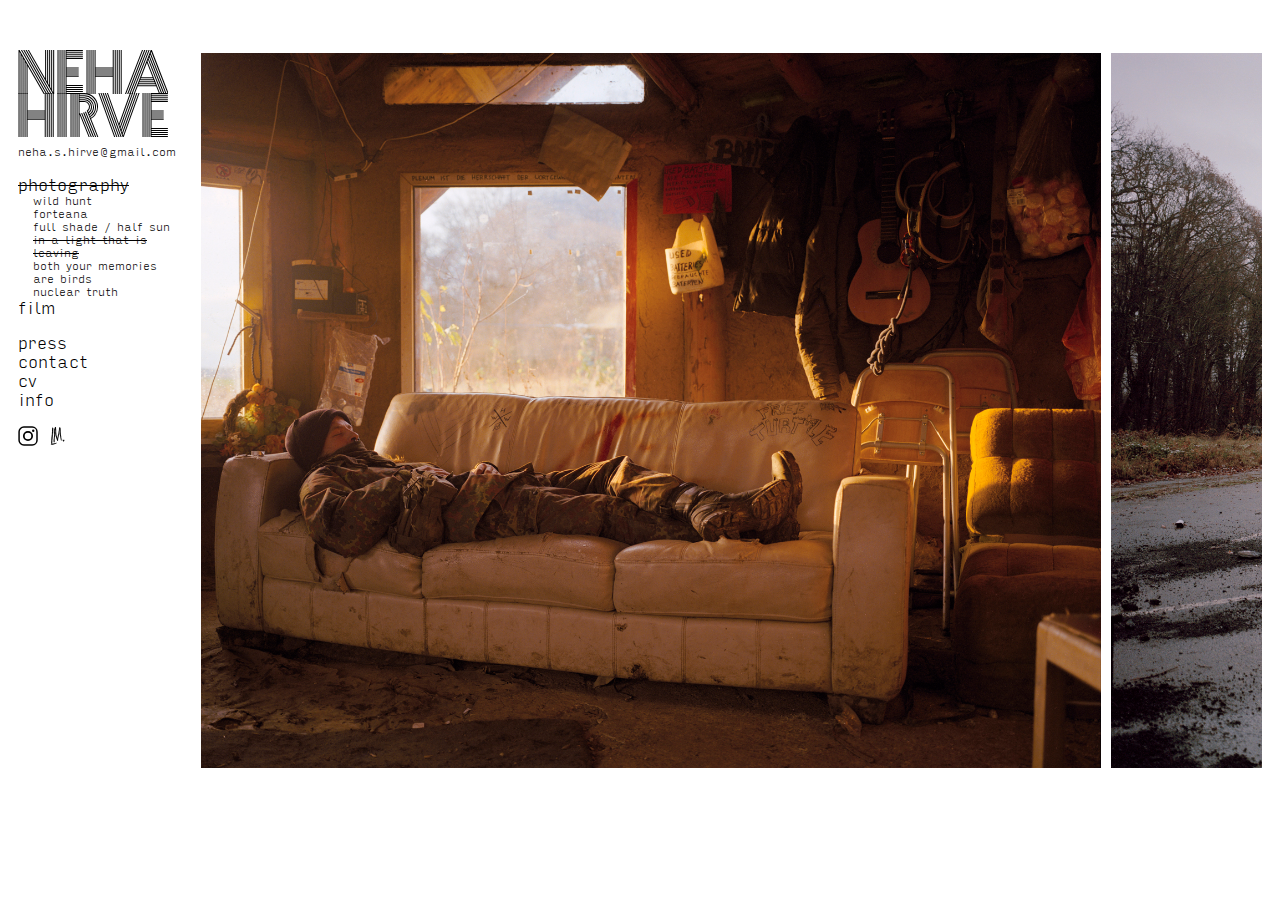
<file: lightthatisleaving.html>
<!DOCTYPE HTML>
<html>
<head>
  <title>Neha Hirve</title>
  <base>
  <link rel="stylesheet" href="style.css"></link>
  <link rel="shortcut icon" type="img/png" href="favicon.png"></link>
  <script src="https://ajax.googleapis.com/ajax/libs/jquery/3.4.1/jquery.min.js"></script>
  <script src="javascript.js"></script>
  <meta charset="utf-8">
  <meta name="description" content="photography portfolio">
  <meta name="keywords" content="photography,artist,neha,hirve,documentary,photojournalism">
  <meta name="author" content="Neha Hirve">
  <meta name="viewport" content="width=device-width, initial-scale=1.0">
</head>


<body>
  <div id="hamburger" onclick="menu()"><a href="#">X</a></div>
  <div id="grid">

  <nav class="griditem" id="index">
  <div class="sticky">
<a href="index.html">
  <div class="navigation logo">
    <svg version="1.1" id="Layer_1" xmlns="http://www.w3.org/2000/svg" xmlns:xlink="http://www.w3.org/1999/xlink" x="0px" y="0px"
    	 viewBox="0 0 402.5 234.2" style="enable-background:new 0 0 402.5 234.2;" xml:space="preserve">
    <text transform="matrix(1 0 0 1 -9.392 117.3595)"><tspan x="0" y="0" style="font-family:'Prisma'; font-size:150px;">NEHA</tspan><tspan x="0" y="117" style="font-family:'Prisma'; font-size:150px; letter-spacing:1;">HI</tspan><tspan x="140.1" y="117" style="font-family:'Prisma'; font-size:150px; letter-spacing:-1;">RVE</tspan></text>
    </svg>
  </div>
</a>
  <div class="navigation email">
    <a href="mailto:neha.s.hirve@gmail.com">neha.s.hirve@gmail.com</a>
  </div>


  <div class="navigation primary">
    <ul id="primary_nav">

      <li class="photo visible"><span id="current">photography</span>
        <ul class="subnav">
          <a href="wildhunt.html"><li>wild hunt</li></a>
          <a href="forteana.html"><li>forteana</li></a>
          <a href="fullshade.html"><li>full shade / half sun</li></a>
          <a href="lightthatisleaving.html"><li>in a light that is leaving</li></a>
          <a href="corona.html"><li>both your memories are birds</li></a>
          <a href="nuclear.html"><li>nuclear truth</li></a>
        </ul>
      </li>

      <a href="film.html"><li>film
        <ul class="subnav">
        </ul>
      </li></a>

    </ul>
  </div>


  <div class="navigation secondary">
    <ul id="secondary_nav">
      <a href="press.html"><li>press</li></a>
      <a href="contact.html"><li>contact</li></a>
      <a href="cv.html"><li>cv</li></a>
      <a href="info.html"><li>info</li></a>
    </ul>
  </div>


  <div class="navigation social">
    <a href="https://instagram.com/nehahirve" target="_blank">
      <div class="social icon">
      <svg version="1.1" id="Layer_3" xmlns="http://www.w3.org/2000/svg" xmlns:xlink="http://www.w3.org/1999/xlink" x="0px" y="0px"
      	 viewBox="0 0 512 512" style="enable-background:new 0 0 512 512;" xml:space="preserve">
      <style type="text/css">
      	.st0{fill:none;stroke:#000000;stroke-width:38;stroke-miterlimit:10;}
      	.st1{fill:none;stroke:#000000;stroke-width:44;stroke-miterlimit:10;}
      	.st2{fill:#000000;}
      </style>
      <path class="st0" d="M364.5,485.5h-215c-67.1,0-122-54.9-122-122v-215c0-67.1,54.9-122,122-122h215c67.1,0,122,54.9,122,122v215
      	C486.5,430.6,431.6,485.5,364.5,485.5z"/>
      <circle class="st1" cx="255.7" cy="256" r="106.5"/>
      <circle class="st2" cx="390" cy="121.5" r="30.5"/>
      </svg>
      </div>
    </a>

<a href="https://lavamousestudios.com" target="_blank"><div class="social icon">
      <svg version="1.1" id="a83dff35-f5ec-47f2-9f59-0bfda9273abb"
	 					xmlns="http://www.w3.org/2000/svg" xmlns:xlink="http://www.w3.org/1999/xlink" x="0px" y="0px" viewBox="0 0 512 512"
	 					style="enable-background:new 0 0 512 512;" xml:space="preserve">
              <g>
	      <path style="fill-rule:evenodd;clip-rule:evenodd;" d="M221.5,434.4c-0.3-0.6-0.9-0.7-1.5-0.8c-0.1,1.3-0.7,1.4-1.7,1
		c0.1,0.7,0.1,1.4-1,1.5c-2.1,0.3-1.4-3.6-3.4-3.4c0.3-0.1,0.5-0.4,0.4-0.8c-0.1-0.3-0.4-0.4-0.6-0.4c0.2,1.3-2.6,0.9-3.6,1.5
		c-0.1,1.7,1.5,0.9,1.8,2c-2,1.4-5.5,1.4-7.4,1.7c-0.5,1-0.2,2.5-1.2,3.3c0.3-1.8-0.1-2.2-1.9-2.6c-0.1,0.9-0.7,1.7-1.4,2.1
		c-1.3-2.9-2.1,2.1-3.1,0.7c-0.1-0.9,1.5-0.8,0.8-2c-0.8,0.3-1.7,0.3-2.6,0c0.1,0.7,0.5,1.6-0.2,1.9c-0.2-0.6-0.2-1.6-1-1.6
		c-0.4,0.5-3.1,1.1-3.9,2.6c-0.2-1.3-0.9-1.7-2.2-1.4c-0.4,1.2,2.2,1.5,0.5,2.3c-0.7-0.5-1.4-0.9-2.2-1.4c-0.2,1.9-2.1,0.2-2.5-0.1
		c-0.2,1.9-1.2,3.7-2.8,4.7c-0.6-2.5-0.5-0.3-2.7-1.3c-0.1-0.8,1-0.7,1-1.4c-2.3,2-2.7-0.5-5-0.3c-0.2,2.2,2.8,0,2.8,1.9
		c-1.9-0.1-0.4,2.1-2.8,1.7c-0.1-0.8-0.3-1.5-0.4-2.3c-2.1,0.3-0.5,3.1-2.5,3.4c-2.6,0.8-2.5,0.3-4.1,1.8c-1.2-0.8,0.2-2-0.6-4.1
		c-1.9-0.3-0.9,1.5-0.9,2.5c-1.2,0.7-1.5,2-3.4,2.2c0-0.7,0.9-1.4-0.2-1.7c-0.5,2.4-1.3,0-3,0.4c-0.1,0.5,0.1,1.1-0.4,1.2
		c0,1.2,1,1,1.4,1.6c-1.9,0.8-1.4-1.3-2.6-1.4c0.1,1.3-2.5,0.5-3.5,1c0.5-1.5-2.3-2.4-2.5-0.9c0.5,0.1,1.2-0.1,1.2,0.5
		c-2.3,0-2.2-0.4-3.5,0.9c-0.6-3-1.3,0.8-2.3,0.8c-0.2-0.8-1-0.9-1.3-1.7c0.7-0.3,1.2-0.7,1.7-1.3c-0.9-0.2-0.6-1.8-2.4-1l0.1,2.3
		c-1.7,0.2-1.5,1-4.1,1.4c0.4-1.9-1-1.8-1.9-2.3c0.2,2.6-1.6,0.2-2.3,0c0.2,2.2,2.6,1.7,3,2.3c-1.2,2.3-2.2,0.3-4.1-0.5
		c-0.4,1.2-1.8,1.4-2.3,2.4c-0.3-0.8-1.3-1.2-2.1-0.9c-0.8,0.3-1.7,0.6-2.6,0.8c0-0.6,0.2-1.3,0.6-1.8c-1.1-0.5-2.3-0.8-2.8-1.8
		c0,0.6-0.2,1.3-0.7,1.7c0.3,0.8,2.2,0.2,2.3,1.2c-1.7-0.1-2.7,1.3-2.9-0.7c-1.6-0.5-1.2,1.2-2.4,1.1c-1.1-1,1.1-2.4-1-3
		c-0.2,0.5-0.1,1.1-0.7,1.1c-1.7-1.2-2.4,0-4.5-1c-0.3,1.5-0.6,3.1-1.7,3.7l12.3,17c-0.1-0.2-0.1-0.4-0.2-0.6
		c0.3,0.4,0.8,0.7,1.3,0.8L115,452.9c0-0.2,0.1-0.4,0.1-0.6l13.8,19.2c1.1,0.1,2.1-0.3,1.2-1.6c-0.3,0.8-1.2,1.2-2,0.9
		c0.1-0.8-0.6-1-0.2-2c1.6,2.6,4.5-3.1,2.6-4.1c-0.8,1.8-3.5,0.3-4.5,1.7c-0.3-3.6-0.1-12,2.2-14.2c0,1.6,3.6,0.6,3.8,2.1
		c0.4-0.9,3-2.2,1.8-3c-0.7,0.5-1.4,1.1-2.1,1.6c1.1-2.9,0.8-4.3,3.2-4c-2-0.2-1.8-3.5-1-4.2c-0.7-0.2-1.3-0.4-0.9-1.5
		c1.1,0.2,0.4,1.9,2.1,1.7c-0.6-2.5-2.3-4.2-3-6.5c1.1,0.4,1.3-0.7,1.9-1c0.1,1-1.2,3.2,0,3.3c0.1-0.9,3.1-0.8,1.5-1.7
		c-0.2,0.5-0.6,0.7-1.3,0.4c1.1-1-0.3-3.2,1.8-3.6l-2.4-3.8c1.9-0.2,1.6,1.3,2.7,1.8c0.2-1.6-0.7-2.4-1.2-3.5
		c0.1,1.3-3.3,1.8-2.3-0.4c1.3,1.8,2.3-1.8,3.9-2c0,0.5-0.2,1.3,0.4,1.4c0.2-1.6-0.7-2.2,0.6-3.2c-1.7-1-3.3,0.1-3.7-2.6
		c1.1,0.2,1.3-0.3,0.8-1.2c0.6,0.1,1.3,0,1.8-0.4c-0.9,1.2,0.4,3.2,0.9,1.5c-0.7-0.2-0.5-1.1-0.2-2c-0.9-0.2-2.2-0.1-2.2-1l0.3-1.9
		c0.5,1.8,3.4-1.5,2.1-2.3c-0.8,1.7-1.4-1.2-2.4,0.3c0.7-1.1-1.4-2.4,0.4-2.6c0.7,0.2,0.2,0.8-0.2,1.3c0.9,0,2.1,0.6,2.4-0.3
		c-0.8-1.5-2.4-2.2-2.3-4.3c0.1-0.5,2.2-1.6,1.8-0.4c-1.5,1.2,0,2.9,0.6,4c0.7-2.4-0.6-3.3,0.3-5.9c-2.1,0.3-0.7-2.2-0.2-2.7
		c-1.4,0.1-3.2-2.1-1.4-2.8c0.1,0.6,0.7,3.4,1.6,1.5c-0.7-0.2-0.5-1.1-0.3-2c-0.6-1-2.8-0.7-2.6-2.4c1.8-1.5-0.9-0.6-0.2-2.6
		c1,1,2.6,1.6,3.8,2.5c0.8-3.8-3.3,0-2.4-3.6c0.9,1.3,1.8,0.1,2.5-1c-1.1-0.2,1.4-2.4-0.8-2.7c-0.3,1.2-0.7,2.1-1.5,2.4
		c-0.8-1.9,1.1-3.3-0.4-5.3c0.6,0.1,1.3,0,1.8-0.4c-0.5-2.5,2.9-3.4,1.7-4.4c-1.1,1.8-1.6-1.7-2.1-2.2c0.8,0.2,1.6-0.3,1.9-1.1
		c-1,0-1.3-0.9,0.1-0.6c0.7-2.1-2.2-1.1-1.3-3.4c1.4-0.4,3.7,1.7,2.3,0.3c-3-1.6,0.5-2.9-0.4-5.9c-1.7-0.7-1.1-0.6-2.9-0.4
		c0.1,2.3,1.4,3,0,4.6c0.3-3.4-1.6-0.9-3.4-1.1c0.4-1.5,2.2-0.9,2.2-3c-0.7-1.1-1.4-2.3-1.9-3.5c1.6-4.4,1.5-9.8,1.6-15.1
		s0.1-10.6,1.8-15l1.2,0.1c-0.6,4.1-1.6,6.2,1,6.6c-0.2,0.7-1,0.6-1.8,0.5c1.1,2.3-1.6,4.5,0.5,5.9c-0.8-0.2-1.6,0.3-1.9,1.1
		c0.9,0.2,2.2,0,2.3,0.9l-1.2-0.1c0,3.4-0.7,4,0.5,6.6c-1.4,1.6-0.2,2.5-0.5,4.5c-0.5,0.1-1.1-0.1-1.2,0.5c0.8,2.1,2-1.5,2.3,0.3
		c-0.6,1.4-2.2,1.5-2.2,3.6c1.9-0.1,2.1,1.2,3.3,1.7c-0.6-2.4,1.9-5.4-0.3-7.2c2.8-1.7-0.7-3.5,1.3-6.4c-0.8-0.9-2.5-0.9-2-2.8
		c0.7,1.6,1.1,1.4,2.8,1c0.4-3.3,1.4-4.2-0.5-5.9c1.7-0.2-0.8-1.1-0.4-2l1.2,0.1c-0.3-3.2-0.1-5.1-0.4-7.2c0.5-0.1,1.1,0.1,1.2-0.5
		c-1.6-0.7,0.6-2,0.3-3.2c-0.7-0.2-1.7-0.1-1.7-0.8c2-0.2,0.6-2.1,1-4.5l1.2,0.1c0.1-1.8-0.1-3.6-0.7-5.3c1.6-0.5,1.9-4.3,0.5-5.1
		c0.1,1.1-1,1.7-1.2,0.5c3-2.2,0.8-5.3,3.2-9.4c-0.7-0.1-1.4-0.3-1-1.4c0.5-0.1,1.1,0.1,1.2-0.5c-0.6-0.6-0.1-1.2-0.3-3.3
		c-1.6,0.1-1.4-1.5-1.5-2.7c0.8-0.6,1.3-1.6,2.5-1.7c0.2-2-0.5-4-1.9-5.3c0.9-1.6,2.8,0.8,3-0.4c-1.7-0.6,0.7-1.3,0.2-2.6
		c-2.4-1.4-1.4-6.3,0.6-7.1c-0.4-0.2-0.6-0.6-0.5-1.3c4.1-0.1-0.7-0.3-1.1-1.4c0.9,0,2,0.2,1.8-1.2c-1-0.3-1.6,0.9-1.7-0.1
		c2-1.2,0.7-2.2,0.3-3.9c1.9,0.5,0.9-2.3,2.4-0.5c1.1-2.6-3-0.3-2.8-2.1c1.5-0.8-0.5-2.4,0.8-2.5c0.8,0,2,2.3,2.3,0.8
		c-0.8-0.4-1.4-1.2-1.6-2l1.8,0.1c-1.4-3.2-0.9-4.9,1.1-7.7c-1,0-1.8-0.6-2.3-1.4c1.4-0.5-0.3-2.9-0.3-3.9c1.1,0.6,2.7,3.4,3.5,0.9
		c-0.8-1.1-1.5-2.2-2.1-3.4c3.2,0.4,0.2-3,2.6-3.1c-1.1-2.2-1.2-4.3,0.9-5.8c-1.4,0.1-2.2-0.3-2.3-1.4c3-1.5,2.2-10.5,1.8-12.2
		c0.7,0,1.4-0.1,1.2-1.2c0.1-1.1-1.6-0.4-1.7-1.4c0.8-0.7,1.4-1.6,1.9-2.5c-0.7-0.3-1.3-0.8-1.7-1.4c0.4,0,0.7-0.1,0.6-0.6
		c0.8,0.1,0.5,1.2,1.1,1.4c-0.2-2,1-2.5,1.4-3.8c-1.1-0.5-1.5-1.8-1.6-3.3c0.6,0,0.7,0.6,1.1,0.7c0.1-0.8,0-1.8,0.7-1.9
		c0.5-1.8-1.1-1.4-1.1-2.6c1.9-1.2,0.2-3.7,1.4-6.4c-0.7-0.1-1.7,0-1.7-0.7c0.9-1.2,2.3-1.8,2.5-3.8c-0.4-0.2-1.1-0.1-1.1-0.7
		c2.3-0.7,0-2.6,1.4-4.5c-0.7-0.1-1.7,0-1.7-0.7c1.5-1.1-0.9-3.5,1.2-1.9c-1.5-2.5,1.1-3.1,0.2-4.5c-0.1-2.3-1.7,2.2-1.8-0.1
		c-0.8-2.6,2.6-0.1,2.4-1.8c-1.1-0.1-0.3-2.2-1.1-2.6c1.2,1.4,1.2-0.2,1.8-1.2c-1.6,0.1-2.5-0.3-2.3-2c0.8,0,0.5,1.1,1.1,1.3
		c0.9-1,1.1-4.7,0.2-5.8c3.1-3.3,0-10.9,1.7-14.8h1.2c0.5-2.2-2.4-0.9-1.7-3.3c1.7-1.3,0.9-2.1,0.7-5.1c0.7,0,0.9,1,1.2,0
		c-1.2-0.4-0.4-4,0.1-4.5c-0.9-1-1.1-2.6-1-4.5c1.5,0.1,1.9-0.9,2.4-1.9c-1-0.3-1.5,0.9-1.8,0c-0.2-2.6,2.1,0.8,1.8-2.5
		c-1-0.3-1.5,0.9-1.8-0.1c1.4-1.6-0.1-1.8-0.5-2.6c0.1,0.3,0.6-0.4,0.6-0.6c0-1-0.8-3.2,1.8-1.2c0.7-2-0.9-1.6-1.1-2.6
		c1.3-1.3,0.2-2.9-0.5-3.9c0.7,0,0.9,1,1.2,0c-1.2-0.2-1.1-1.8-1.7-2.6c0.7,0,0.9,1,1.2,0c-0.7-1.2-0.8-2.9-2.3-3.3
		c2.2,0.5,2-1.6,3-2.5c-3.5-0.2,0.2-4.1-2.2-5.2c1.5-0.9,2.1-2.8,3.1-4.4c-1.2-1.2-1.2-3.1-0.1-4.3c0.1-0.1,0.1-0.1,0.2-0.2
		c-3.1,0.2,1.4-1.7-0.5-1.9c-0.1,0.7-0.7,1-1.2,1.3l0.1-2.6c2.1,1.7,0.5-1.6,0.1-2.6c0.6-0.6,1.2-1.2,1.8-1.9
		c-1.6-0.7,0.2-2.7,0.1-3.9c-1-0.3-1.5,0.9-1.8,0c0.2-1.3,2.6-0.1,2.4-1.9c-3.5,0.9,0.4-2.3-1.7-3.3c0,0.4-0.5,0.7-0.6,0
		c2.8-1.1-0.8-1.8,0.1-4.5c0.6,0,0.7,0.5,1.2,0.7c-0.8-2.9-0.1-2.9,1.3-4.5c-1.3,0.2-2.2-0.2-2.3-1.3c1.5,0.1,1.9-1,2.4-1.9
		c-0.7-1.6-1.1-3.4-2.2-4.6c1.5,0.1,1.8,1.3,2.4-0.6c-2.5-0.9-0.1-3.5-0.4-5.8c-0.7-0.1-1.7,0.1-1.8-0.7c0.7,0.2,2.1-1.8,0.6-1.9
		c0,0.4-0.1,0.8-0.6,0.6c1.3-1.5-1.7-2.3-1.7-4.4c1.6,1.3,2.9-2.1,3.6-3.8c-0.5-0.2-1.2,0-1.2-0.7c3-0.8-1.2-3.5,0.7-5.1
		c-1.9,0.3-0.8-2.3-2.3-0.7c0.2-1.7-2.3-3.1,0.1-1.9c-0.3-2.8-2-5.3-2.2-6.5c-0.9,1.4-1.6-0.7-2.4,1.2c-0.4-0.9-1-1.8-1.7-2.6
		c0.7,2.7-0.8,7-4.3,7c1.6-2-1.4-2.3,0.1-4.5c-1.6-0.4-1-3.1-1.6-4.5c0.6-0.8,0.6-2.4,1.2-3.2c-1.2-1.5-2,1.1-3.5,1.2
		c-0.1-1.9-1.8-2.3-1.1-5.2c-1.9,0.7-1.3,0-3.5-0.1c0.1-1.4-0.4-2.1-1.7-2c-1.1,1.7-1.7,3.7-1.9,5.7c-2.2,1.8-3.2,1-5.3,2.5
		c0.1,5.3-1.8,16-1.1,21.2c-0.9,1.2-1.2,3-1.3,5.1c0.4,0.2,1.2,0,1.1,0.7c-1.4,0.1-0.2,2.2-0.1,2.6c-0.6,0-0.7-0.5-1.2-0.7
		c-0.8,3.6-0.9,9.7-0.4,16c-0.8,0.3-1.3,1.1-1.2,1.9c-0.2,2.9,0.7,6.7-0.2,9.6c0.7,0.1,1.7-0.1,1.7,0.7c-1.6,1.9-2.1,3.6-1.3,5.8
		c-0.7-0.2-2.1,1.8-0.6,1.9c0.2-2.2,1.6,0.1,1.8-1.2c-0.8,0-0.7-1.8,0-1.9c0.4,0.7,2.5,0,2.3,2.6c-0.7,2.5-4.2-0.5-5.3,2.4
		c1.3,1,0.9,1.6,0.5,3.2c0.7,0.8,0.6,2.3,0.5,3.9c-1.3,0.5,0.1,4.1-1.3,4.5c0,0.7,0.1,1.4,0.5,1.9c-0.8,0.5-1.6,6.2,0.4,5.8
		c-0.6-2.2,0.3-2.2-0.5-4.5c0.7,0.3,1.3,0.7,1.7,1.3c-1.6,1.1,1,3.2-1.3,3.8c0.5,0.7,2.2,0.2,1.7,2c-1.4-0.3-1.5-2.9-2.9-1.4
		c0,1.9,1.1,3.7,2.8,4.6c-0.5,1.4-1.4,2.7-2.4,3.8c2.2,2.2,0.7,4.5,2.8,6.5c-0.6-0.8-2.7-0.3-3.5,0.5c1.2,0.2,3.1,2.9,2.2,3.3
		c-1.6,0.1-0.4-2.5-2.3-2c0,2.2-1.1,2.7,0.5,3.9c0.1-1,0-2.2,1.2-1.9c0,1.8-1,1.3-0.1,2.6c-0.8-0.1-1.7,0.1-2.4,0.6
		c-0.1,5.2,0.6,6,0.2,11.5c0.1,1.3,1.5,1.3,1.7,2.6c-0.8-0.2-1-1.1-1.7-1.3c-1,3.4-1,5.5,0.9,7.7c-0.7,0.1-1.7-0.2-1.8,0.6
		c0.4,0.2,1.2,0.1,1.2,0.7c-1.9,1.3-0.9,2.6-0.2,5.1c-1.8,1.7-1.3,7.7-0.9,9.6c0.2-0.7,1-1.5,1.2-0.6c-0.2,1.3-1.2,1.7-1.8,2.5
		c1.3-0.4,2.3,2.4,1.1,2.6c-1,0-0.3-1.8-1.1-2c-0.2,2.7-1.5,4.8,0.4,6.4c-0.6,0-0.7,0.5-1.2,0.6c1,1.5-1.3,4.6,0.3,6.4
		c1-1.1-0.8-2.6,1.9-2.5c-0.7,0.9-0.7,1.5,0.5,1.9c0.2-0.7,1-1.5,1.2-0.6c-0.2,1.4-1.5,1.3-3,1.2c0,1.1-0.7,1.5-1.8,1.2
		c-0.1,0.8-0.3,4.6,0.5,2.6c0.1-0.8,0-1.8,0.7-1.9c0.5,0.2,2.5,1.8,1.1,2c-1-1.6,0.3,0.6-0.1,1.9c-1.5-0.1-1.8-1.3-2.4,0.5
		c1.8,0.5,2.4,0,2.9,0.8c-0.3,2.2-1.6-0.1-1.8,1.2c1.2,0.2,1.1,1.8,1.6,2.6c-1.1,0.2-1.5,1.3-3,1.1c-1.5,2.9,1.2,7.5,0.2,9.6
		c0.7-1.6-1.1-3.7-1.7-2c0.7,1.5-0.3,3.5,0.2,6.4l-1.2-0.1c0.6,1.7,0,3.3-0.8,5.1c2.4-0.6,1.4,2.3,2.8,2.7c-1,0.1-3.3-2.5-2.3-0.8
		c1.5,0.8-0.2,3.3-0.2,4.5c1.3,0,1.8,0.6,1.7,2c-0.3,0.7-0.7,1.4-1.3,1.9c0.1,2.1,0.1,4.2-0.1,6.4c-0.3,2.4-1.1,4.3-2.8,3
		c-0.7,2.9,1.7,2.7,2.7,4c-4.8-1.4-1.2,7.6-3.5,9.3c1.3,0.6,2.7-2.1,3-0.5c0,1-0.5,1.9-1.3,2.5c-0.6,0-1.3-0.3-1.7-0.8
		c-1,2.4,1.5,1.3,1,3.3c-0.6,0-0.7-0.6-1.1-0.7c0.3,2-0.8,2.3-0.8,3.8c1.5,0.2,3,0.3,2.8,2.1c-0.7-0.1-0.8-0.9-1.7-0.8
		c-0.9,1.7,3,1.8,1,2.6c-1.6-0.3-1.2-2.5-2.1-3.3c-1.1,2.5-2,4.5-0.5,6.3c-0.3-1.6,2.7-2.5,3-1.1l-1.8-0.1c-0.4,2.1,1.6,2,2.1,3.3
		c-2.7-1.1-2.6,1.4-4.8,0.9c0,3.2-0.6,5.9,1.3,6.5c-0.2,0.8-1,1.3-1.8,1.1c-0.5,8.2-1.8,11-0.9,17.7c-1.6,1.8-1.3,6.9,0.5,7.7
		c-0.6,3.5-1.2,4.4,0.6,6.4c-1.8,0.3-2.3,1.4-0.8,2.5c-0.2,1.8-2.6,0.9-2.6,2.9c0.2,2.1,1.8,1.4,2.2,2.1c0,1.5-0.4,2.4-1.4,2.4
		c-0.2-0.7-0.5-1.4-1-2c-0.4,1.9,1,3.1-0.5,4.4c1.1,0.3,1.2-0.7,1.9-1.1c-0.4,3.1,2.2-1.8,2.2,1.5c0.1,1.8-2.2,0.4-2.5,1.6
		c1,0.7,3.1,0.3,2.7,2.2c-2.6,0.4-1.7-2.3-3.9-2.3c-0.2,3.5,0.3,4.2-0.8,7.5c0.4,0.2,1.2,0.1,1.1,0.8c-0.9,0.7-0.9,2.7-1.1,4.3
		c0.8,0,1.5,0.6,1.6,1.5c-1.2-0.2-1.9,0.3-2,1.7c2.3,0.2-1,4.9,0.8,3.9l0.2-1.9c0.6,0.1,1.3-0.1,1.8-0.4c-1.6,2-0.7,4.8-2.4,5.5
		c0.8,0.2,0.3,1.6,0.3,2.6c2-0.2,2,1.3,2,2.8c-0.7,0-1.5,1-1.7-0.2c0.7,0,1.4,0,1.3-1.1l-1.7-0.2c0.5,2.2-0.7,3.3,0,4.5
		c0.1-0.3,0.4-0.5,0.7-0.5c0.3,0,0.5,0.3,0.5,0.6c-0.9-0.6-2.7,0.9-1.3,1.1c0.2-0.7,1-0.6,1.8-0.4c-1.3,1.3,0.1,0.7,0.3,2
		c-1,1.8-2.5,2.9-3,5.4c1.8-0.5,2.2-0.1,2.8,1.6c-1-0.4-2.1-0.3-3,0.2c0-0.8,0-1.5-1-1.4c-0.7,2.3,2.3,1.4,2.6,2.9
		c-1.1,0.8-1.8,2.2-1.7,3.6c0.2-0.5,0.6-0.7,1.2-0.5c-0.3,1.2,0.5,1.5,0.2,2.6c-4.2-0.9,1.2,5.3-2.6,5.4c-0.4,1.9,1.6,3.1-0.1,4.5
		c1.5,0.1,1.7,1.2,2,2.2c-1.9,0.3,0.4,1.8,0.2,2.6c-2.3,0.7-0.2,3.2-1.9,4.8c0.7,0.4,1.1,1.3,0.9,2.1c-1.5,0.1-1.6,2.2-2.3,3.5
		c1.8,0.1,3.2,1.4,3.6,3.2c0,2.1-0.7,3.1-1.8,3.5c0.2,0.5,0.3,2.7-0.7,3.8c1.9-0.2,1.7,1.3,2,2.3c-0.9,1.2-2.5,1.4-3,3.3
		c0.5,1,1.1,2,1.9,2.9c-1,5.1-1.2,5.2-3.2,7.8c4.5,4.1-0.6,9.3,0.5,15.6c-0.6-0.1-0.6-0.6-1-0.9c-0.2,3.3-1.3,4.4-0.2,7.1
		c-0.8,0.8-1.5,1.7-2.1,2.7l-5,9.3l16.8,7c0.3,0.1,0.5,0.2,0.8,0.3c0-0.9,0.7-1.6,1.6-1.6c1.5,0.7,3.6,0.3,5.6,0.1s3.9-0.3,5.4,1.2
		c1.5-0.8-0.8-1.5,0.7-1.7c0.2,0.8,0.9,1.1,0.6,2.4c1.4-0.6,2.9-1.1,4.4-1.3c1.2-0.1,2.3-0.7,3.2-1.5c1,0.1,1.1,1,2,1.1
		c0.1-0.5,0-1.2,0.6-1.2c5.1-0.4,7.4,1.2,10-1c0.4,0.8,1.2,1.2,2.1,1c1.1-1.1,4-1.1,5.2-2.2c0.9,2.1,4.4-0.5,5.2-1.7
		c0.2,0.4,0.1,1.1,0.8,1.1c0.3-0.9,0.9-1.6,1.8-2c3.8,0,6.4-0.6,9.5-3.1c2.4,2.2,4-1.1,7.3,0c0.2-2.1,3.7-2.5,5.6-2.2
		c2.1-1,4.8-2.3,6.9-1.9c1.8-1.3,5-1.7,6.6-3.2c1.4,2.2,3.1-1.2,4.9-1.7c1.1,0.4,2.2,0.3,3.3-0.1c1.3-2.6,5.9-3.6,8.2-1.9
		c-0.1-1.5,2.5-1.6,2.6-3c2,1.1,5.6-0.2,6.7-2.2c1.3,0.7,4-0.3,4.2-1.6c-0.8,0.1-1.8,0.5-2-0.1c0-0.7,0.5-1.1,1-1.5
		c-0.9,1.6,0.3,0.6,1,1.6c2.4-0.3,1.8-2.3,3.2-3.2c0.7,0.7,2.9-2,4-2.8c0.3,0.7-2.1,2.3-0.1,2.4c-0.1-1,0.8-1.6,2.2-1.8
		c-0.1-0.7-0.5-1.6,0.2-1.9c3.1-2.2,4.2-3.5,8.2-4.4c-0.1-1.2,1.4-1.5,2.1-2.3c0.2,0.4,0.7,0.5,1.4,0.3c0.5-1.8,2.1-3.1,3.9-3.3
		c-0.1-0.7-0.1-1.4,1-1.4c-0.9-1.6,0.2-2.2-0.1-3.6c-2.9,1.9-9.7,1.6-10.3,4.8c-0.4-0.8-1-0.8-0.4-1.7c-3.4,1.1-8.7,1.2-9.8,3.5
		c-1.4-1.5-2.9,0.1-4.4,1.1c-1.2,0.3-1.2-1.4-2.8-0.5c-0.1,2.6-5.1,2.8-5.9,2.6c-0.7-3.1,2.1-1.7,3.2-3.2c-0.4,0.1-0.8-0.3-0.1-0.6
		c2.5-0.3,2.8-1.7,5.5-1.9c-0.1-0.9-0.6-2,0.9-2c0.2,0.6,0.1,1.3-0.2,1.9c2.8-0.6,5-1.5,5.9-3.2c3.9-1.5,7-2.2,9.7-3.1
		c2.9-0.8,5.7-2.2,8.1-4.1c-3.1,0.4-6.2,1-9.2,1.8c-2.9,0.8-5.9,1.4-8.9,1.8c0.4,1.4-0.5,2-1.3,2.7l-0.4-1.7c-2.8,0-2.2,1.8-4.1,2.2
		c0-1-1.2-1.3-1.4-0.3c0.4-0.1,0.8,0.3,0.1,0.6C225.1,431.9,222,432.2,221.5,434.4z M110,331.2c0,0.8-0.2,1.1-0.7,1.2
		C109.3,331.7,109.5,331.3,110,331.2z M110,331.2C112,329.1,111.8,333.4,110,331.2z M163.1,84.3c0.3,0.3-0.4,0.8-0.6,0.6
		C162.2,84.6,163,84.2,163.1,84.3z M155.1,213.6l-1.2-0.1l0.1-1.3l1.2,0.1L155.1,213.6z M137.8,358c0-0.3,0.3-0.6,0.6-0.5
		c0.3,0,0.6,0.3,0.5,0.6C138.6,359,138.4,358,137.8,358z M131.2,446.1c-1.3,2.6-0.9,4.2-1.9,6.3
		C125.7,451.7,128.6,445.9,131.2,446.1z M192.6,441.1C190,441.8,192,438.9,192.6,441.1z M202.9,438.2c0.1,0.6-0.6,0.6-1.1,0.9
		C201.7,438.5,202.4,438.5,202.9,438.2L202.9,438.2z M212.7,435.9c-0.4-0.2,0.3-0.8,0.5-0.7C213.6,435.5,212.9,436.1,212.7,435.9
		L212.7,435.9z M230.9,432.1c0-0.7,0.6-0.5,0.6-0.1C231.6,432.7,231,432.5,230.9,432.1L230.9,432.1z M195.2,441.1
		c-0.4-0.2,0.3-0.8,0.5-0.7C196.1,440.7,195.4,441.3,195.2,441.1L195.2,441.1z M177.1,445.4c-0.4-0.2,0.3-0.8,0.5-0.7
		C178,445,177.3,445.5,177.1,445.4L177.1,445.4z M205.1,439.5c-0.4-0.2,0.3-0.8,0.5-0.7C206,439.1,205.3,439.7,205.1,439.5
		L205.1,439.5z M183.3,444.8c-0.4-0.2,0.3-0.8,0.5-0.7C184.1,444.4,183.5,445,183.3,444.8L183.3,444.8z M216.4,437.5
		c-0.4-0.2,0.3-0.8,0.5-0.7C217.2,437,216.6,437.6,216.4,437.5L216.4,437.5z M196.3,443.3c-0.6-0.6-0.9-1.1-0.1-0.6
		S197,444,196.3,443.3L196.3,443.3z M221.5,436.8c-0.4-0.2,0.3-0.8,0.5-0.7C222.4,436.4,221.7,437,221.5,436.8L221.5,436.8z
		 M208.1,441.2c-0.4-0.2,0.3-0.8,0.5-0.7C209,440.8,208.3,441.4,208.1,441.2L208.1,441.2z M219.5,439.7c-2.1,0.2-2.8,1.1-4.2,1.6
		C214.4,439.3,219.1,436.8,219.5,439.7L219.5,439.7z M120.9,452.4c1.8,0.7-0.8,1.5-1.3,1.7C117.9,453.4,121.4,453.7,120.9,452.4
		L120.9,452.4z M120.3,452.9l-1.2-0.1c0-0.4,0.1-0.8,0.1-1.2l1.2,0.1L120.3,452.9z M136.2,452.8c-0.3-0.3,0.4-0.8,0.6-0.6
		C137.1,452.5,136.3,453,136.2,452.8L136.2,452.8z M213.2,440.6c0-0.8,1.1-0.9,1.2-0.3C214,440.9,213.5,441.3,213.2,440.6
		L213.2,440.6z M162.1,77.2v1.3h-1.2v-1.3L162.1,77.2z M210.2,442c-0.1-0.7,1-0.8,1.7-1C212,441.6,210.9,441.7,210.2,442z
		 M161.3,59.2c0.6,0,0.4,0.8,0.6,1.3C161.3,60.5,161.4,59.7,161.3,59.2z M161.2,63.7c0.3-0.3,0.7,0.5,0.6,0.7
		C161.5,64.7,161.1,63.9,161.2,63.7z M160.8,83c0.6,0,0.4,0.8,0.6,1.3C160.8,84.3,160.9,83.5,160.8,83z M160.8,84.9
		c0.3-0.3,0.7,0.5,0.6,0.7C161,85.9,160.6,85.1,160.8,84.9L160.8,84.9z M129,466.3c0.7,0.3,0.3,1.4-0.3,1.3
		C128,467.1,128.9,467,129,466.3z M159.4,115.2c0.3-0.3,0.7,0.5,0.6,0.7C159.7,116.1,159.3,115.3,159.4,115.2L159.4,115.2z
		 M170,451.4c-0.4-0.2,0.3-0.8,0.5-0.7C170.9,450.9,170.2,451.5,170,451.4z M160.2,57.9c0.3-0.3,0.7,0.5,0.6,0.7
		C160.4,58.9,160,58.1,160.2,57.9z M159.3,96.5c0.3-0.3,0.7,0.5,0.6,0.7S159.1,96.7,159.3,96.5L159.3,96.5z M158.8,119.6
		c0.3-0.3,0.7,0.5,0.6,0.7C159,120.6,158.6,119.8,158.8,119.6L158.8,119.6z M157.7,159.5c0.3-0.3,0.7,0.5,0.6,0.7
		C157.9,160.5,157.5,159.7,157.7,159.5L157.7,159.5z M130.8,451.3c0.6,0.1,0.3,0.9,0.3,1.4C130.6,452.6,130.8,451.8,130.8,451.3z
		 M216.2,442.3c-0.4-0.2,0.3-0.8,0.5-0.7C217.1,441.9,216.4,442.5,216.2,442.3L216.2,442.3z M158.2,120.9c0.3-0.3,0.7,0.5,0.6,0.7
		S158,121.1,158.2,120.9z M157.3,152.4c0.3-0.3,0.7,0.5,0.6,0.7C157.6,153.4,157.1,152.6,157.3,152.4z M135.3,426.3
		c-0.3,0.8-1.2,1.2-2,1l0.3-1.9C134,425.9,134.6,426.3,135.3,426.3L135.3,426.3z M130.7,448.7c0.4-0.3,0.6,0.6,0.4,0.8
		C130.8,449.7,130.5,448.8,130.7,448.7L130.7,448.7z M159.7,52.8c-0.2,0.7-1.2,0.4-1.2,1.3C156.9,53.7,158.5,52,159.7,52.8
		L159.7,52.8z M155.4,191.8c0.6,0,0.4,0.8,0.5,1.3C155.4,193,155.5,192.2,155.4,191.8L155.4,191.8z M132.5,435.8
		c0.4-0.3,0.7,0.6,0.5,0.7C132.6,436.8,132.3,435.9,132.5,435.8L132.5,435.8z M129.6,456.4c-0.3-0.3,0.4-0.7,0.6-0.6
		S129.8,456.5,129.6,456.4L129.6,456.4z M153.9,214.9c0.7,0.1,0.4,1.2,0.5,2C153.7,216.7,153.9,215.6,153.9,214.9L153.9,214.9z
		 M153.6,220.7c0.3-0.3,0.7,0.5,0.6,0.7C153.8,221.7,153.4,220.9,153.6,220.7L153.6,220.7z M131.1,440.1c0.4-0.3,0.6,0.6,0.5,0.7
		C131.2,441.1,130.9,440.3,131.1,440.1z M158,50.2c0.3-0.3,0.7,0.5,0.6,0.7C158.3,51.2,157.8,50.3,158,50.2z M157.1,90
		c0.3-0.3,0.7,0.5,0.6,0.7C157.4,91,157,90.2,157.1,90z M154.5,182.6c1.1-0.2,0.8,3-0.6,1.9v-1.3
		C154.4,183.4,154.5,183.1,154.5,182.6L154.5,182.6z M134.5,417c0.6,0.1,0.3,0.9,0.4,1.4C134.3,418.2,134.6,417.5,134.5,417z
		 M134.2,418.9c0.4-0.3,0.7,0.6,0.5,0.7C134.3,419.9,134,419.1,134.2,418.9L134.2,418.9z M135.4,407.3c0.6,0.1,0.3,0.9,0.4,1.4
		C135.2,408.5,135.4,407.8,135.4,407.3L135.4,407.3z M132.5,425.2c0.4-0.3,0.6,0.6,0.5,0.7C132.6,426.2,132.3,425.4,132.5,425.2
		L132.5,425.2z M152.8,198.1c0.3-0.3,0.7,0.5,0.6,0.7C153.1,199.1,152.6,198.2,152.8,198.1L152.8,198.1z M151.2,234.2
		c0.3-0.3,0.7,0.5,0.6,0.7S151,234.3,151.2,234.2L151.2,234.2z M150.6,243.8c0.3-0.3,0.7,0.5,0.6,0.7
		C150.9,244.8,150.5,244,150.6,243.8L150.6,243.8z M134.1,411.7c0.4-0.3,0.7,0.6,0.5,0.7C134.2,412.7,133.9,411.8,134.1,411.7z
		 M131.7,426.4c0.6,0.1,0.3,0.9,0.4,1.4C131.5,427.7,131.8,426.9,131.7,426.4z M150.2,241.8c0.7,0.2,0.5,1.3-0.1,1.3
		C149.8,242.5,149.4,241.9,150.2,241.8L150.2,241.8z M149.6,252.1c0.7,0.1,0.4,1.2,0.5,2C149.4,254,149.7,252.9,149.6,252.1
		L149.6,252.1z M132.4,418.6c0.4-0.3,0.7,0.6,0.5,0.7S132.3,418.8,132.4,418.6z M131.7,423.1c0.4-0.3,0.7,0.6,0.5,0.7
		C131.8,424.1,131.5,423.2,131.7,423.1z M155.6,52.7c0.7,0.1,0.3,0.7,0,0.7C154.9,53.2,155.3,52.7,155.6,52.7z M155.6,54.6
		c0.3-0.3,0.7,0.5,0.6,0.7C155.8,55.6,155.4,54.8,155.6,54.6L155.6,54.6z M152.1,185.8c0.3-0.3,0.7,0.5,0.6,0.7
		C152.3,186.8,151.9,186,152.1,185.8L152.1,185.8z M148.7,258.5c0.3-0.3,0.7,0.5,0.5,0.7C148.9,259.5,148.5,258.7,148.7,258.5
		L148.7,258.5z M137.9,380.8c-0.2,0.7-1.2,0.3-1.3,1.1c-0.6-0.2-0.2-1.3-1-1.4c0.3-0.8,1.1-0.9,1.4-1.8
		C139,379.2,136.7,380.5,137.9,380.8z M152.6,152.3c0.6,0.1,0.3,0.7,0,0.6C151.9,152.8,152.3,152.3,152.6,152.3L152.6,152.3z
		 M140.2,351.8c0.3-0.3,0.7,0.5,0.5,0.7S140,351.9,140.2,351.8z M139.2,361.4c0.3-0.3,0.7,0.5,0.5,0.7
		C139.4,362.4,139,361.6,139.2,361.4L139.2,361.4z M134.8,395.4c0.6,0.2,0.2,0.7-0.1,0.6C134,395.8,134.4,395.4,134.8,395.4
		L134.8,395.4z M154.3,59.1c0.3-0.3,0.7,0.5,0.6,0.7C154.6,60.1,154.1,59.2,154.3,59.1z M145.7,285.5c0.3-0.3,0.7,0.5,0.5,0.7
		C145.9,286.5,145.5,285.7,145.7,285.5z M143.9,308c0.3-0.3,0.7,0.5,0.5,0.7C144.1,309,143.7,308.2,143.9,308z M143.5,313.1
		c0.6,0.1,0.4,0.8,0.5,1.3C143.4,314.4,143.5,313.7,143.5,313.1L143.5,313.1z M141.1,338.9c0.6,0.2,0.2,0.7-0.1,0.6
		C140.3,339.3,140.7,338.8,141.1,338.9L141.1,338.9z M153.8,54.6c0.3-0.3,0.7,0.5,0.6,0.7C154.1,55.5,153.6,54.8,153.8,54.6
		L153.8,54.6z M147.9,241.1c0.3-0.3,0.7,0.5,0.6,0.7S147.7,241.2,147.9,241.1L147.9,241.1z M140.2,341.4c0.3-0.3,0.7,0.5,0.5,0.7
		C140.4,342.4,140,341.5,140.2,341.4L140.2,341.4z M139.6,346.5c0.6,0.2,0.3,0.7-0.1,0.6C138.9,347,139.3,346.5,139.6,346.5
		L139.6,346.5z M139.5,347.8c0.3-0.3,0.7,0.5,0.5,0.7C139.6,348.8,139.3,348,139.5,347.8L139.5,347.8z M136.1,376.7
		c0.3-0.3,0.7,0.6,0.5,0.7C136.2,377.7,135.9,376.8,136.1,376.7L136.1,376.7z M135.9,377.9c0.8,0.4-0.1,0.6-0.2,1.3
		C135,379,135.3,377.9,135.9,377.9L135.9,377.9z M145.2,224.8c-1.3-2.1-1.4-5.5-2.6-7.9c2.3-0.2,1.7-3.8,3.2-5
		c-1.5-1.4-1.7-4.1-1.4-7.1l2.3,0.1c-2.1-1.8-0.9-3.9-1.5-6.5c-0.2-1.1,0.5-1.2,1.2-1.2c-2.3-1.8,1-5.2-1.5-7.1
		c0.4-1.1,1.4-0.4,1.1,0.7c1.8-1.5-0.6-3.9-0.4-5.8c0-1.4,0.6-2,1.8-1.9c-1.2-1.4,0.1-2.1,0.7-3.2c-2,0.1-2.1-1.9-1-4.5
		c1.3-0.1,0.2,2.3,0.5,3.2c1.3-2,0.4-6.7,1.5-9c1.9,0.3,0.6,2.8,0.5,3.9s0.6,1.1,0.5,1.9c-0.2,5.2-1,11.7-1.9,18.6
		c-0.2,1.5,0.1,2.4,1.1,2.6c-0.3,0.9-0.9,1.6-1.3,2.5c0.8,4.3,2.5,11.4-0.1,16.8c0.2,0.9,1,1.1,1.1,2c0.3,1.8-1.2,1.2-1.3,2.5
		c0.9,0.9,0,3.6,1,4.6c-0.2,2.3-2.5,6.9-0.4,7.7c-0.6,0.8-2,0.7-2.4,1.8c-2.1,0.2-1.3-2.4-3.4-2.1c-0.3-1,0.9-3.3-0.4-3.2
		c0.2-0.7,0.6-0.3,0.6,0C142.8,228.3,143,225.2,145.2,224.8L145.2,224.8z M140.1,336.8c0.6,0.2,0.3,0.7-0.1,0.6
		C139.4,337.3,139.8,336.8,140.1,336.8L140.1,336.8z M144.9,270.6c0.3-0.3,0.7,0.5,0.6,0.7C145.1,271.6,144.7,270.8,144.9,270.6
		L144.9,270.6z M144,284.7c0.3-0.3,0.7,0.5,0.5,0.7C144.2,285.7,143.8,284.9,144,284.7z M143.4,291.8c0.3-0.3,0.7,0.5,0.5,0.7
		C143.6,292.8,143.2,292,143.4,291.8L143.4,291.8z M142.3,306.6c0.7,0.2,0.5,1.3-0.1,1.3C141.9,307.3,141.6,306.7,142.3,306.6
		L142.3,306.6z M141.8,313c0.3-0.3,0.7,0.5,0.5,0.7C141.9,314,141.5,313.2,141.8,313L141.8,313z M141.4,316.9
		c0.3-0.3,0.7,0.5,0.5,0.7C141.5,317.9,141.2,317,141.4,316.9L141.4,316.9z M141,321.4c0.4,1-0.4,0.5-0.6,0
		c-0.3-0.9,0.5-1.4,0.6-0.6C141,320.9,140.9,321.2,141,321.4L141,321.4z M140.7,324.6C142.7,323.6,137.4,327.1,140.7,324.6z
		 M144.7,256.4c-0.3,1.2-1.7,1.1-1.4,3.1c-4.6,0.5-1.9-4.7-0.8-6.5c0-0.6-0.7-0.5-1.1-0.7c1.2-3.7-0.1-4.6-0.8-7.8
		c2.4,0.6-0.7-2.5,1.9-2.5c0.1-1.3-1.6-0.9-1-2.6c0-2.3,2.1-2,2.6-3.7c1.3,1.5,1.5,0.6,2.9,1.4c0,2.1-1.1,4.3-1.6,7.7
		c-0.5-0.1-0.5-0.7-1.1-0.7c2.1,1-0.4,5.2,0.1,9c0-0.1,1,1.9-0.7,1.9C143.3,256.1,144,256.2,144.7,256.4L144.7,256.4z M145.4,255.1
		c0.3-0.3,0.7,0.5,0.5,0.7C145.6,256.1,145.2,255.3,145.4,255.1L145.4,255.1z M144.9,262.2c0.3-0.3,0.7,0.5,0.5,0.7
		S144.7,262.4,144.9,262.2L144.9,262.2z M143.5,290.5c-0.6,1.5-3.7,0.4-2.8-1.5C142.5,288.7,141.7,290.9,143.5,290.5L143.5,290.5z
		 M141.9,303.3c1,0.6-0.4,0.7-1.2,0.5C139.7,303.3,141.1,303.2,141.9,303.3L141.9,303.3z M139.1,334.8c0.6,0.1,0.4,0.8,0.5,1.3
		C139,336,139.2,335.3,139.1,334.8L139.1,334.8z M127.8,421.8c0.4-0.3,0.7,0.6,0.5,0.7C127.9,422.8,127.6,421.9,127.8,421.8
		L127.8,421.8z M144.4,269.2c-1.1-1.1-0.7,0-2.3-0.2c0.2-1.5,0-2.4-1-2.6c0.2-0.7,0.6-0.3,0.6,0c1.6-0.6,1-4.1,0.4-5.8
		c0.2-1.6,0.9,0.9,2.3,0.1c-0.1,0.6-0.8,0.5-1.2,0.6c0.5,1.7,0.8,4.4-0.9,5.1C142.3,268.1,145,267.1,144.4,269.2L144.4,269.2z
		 M141.9,288.4c-2.6,0.6,1.4-4.3-0.8-5.2c0.4-0.5,0.7-1.2,0.7-1.9c0.1-2-1.4-4.7,1.5-4.4C143.1,281.2,143.6,284.4,141.9,288.4
		L141.9,288.4z M141.6,300c1,1.7-2.3-0.9-1.6-2.7C141.7,297.2,140.4,299.8,141.6,300L141.6,300z M139.2,315.4c0.7,0,0.6-1.1,0.8-1.9
		c0.9-1.1,1.2,2.8,0.2,3.9c-1.4,0.1-0.5-1.9-1.6-2.1C137.2,317.5,139,313.1,139.2,315.4L139.2,315.4z M139.7,322.5
		c0.3-0.3,0.7,0.5,0.5,0.7S139.5,322.7,139.7,322.5L139.7,322.5z M122.9,445.9c0.4-0.3,0.7,0.6,0.4,0.7
		C123,446.9,122.7,446,122.9,445.9z M138.5,321.8c0.3-0.3,0.7,0.5,0.5,0.7C138.7,322.8,138.4,321.9,138.5,321.8L138.5,321.8z
		 M141.9,271.7c0.3-0.3,0.7,0.5,0.5,0.7C142.1,272.7,141.7,271.8,141.9,271.7L141.9,271.7z M139.7,301.8c0.7,0.2,0.3,0.7-0.1,0.6
		C139,302.3,139.4,301.8,139.7,301.8L139.7,301.8z M138.2,318.5c0.3-0.3,0.7,0.5,0.5,0.7C138.4,319.5,138.1,318.7,138.2,318.5z
		 M139.8,292.8c0.3-0.3,0.7,0.5,0.5,0.7C140,293.8,139.6,293,139.8,292.8z M226.3,451.4c-0.4-0.2,0.3-0.8,0.5-0.7
		C227.2,450.9,226.5,451.5,226.3,451.4z M148.6,49.3c0.8,0.2,0.5,1.6,0.5,2.6C147.8,51.7,147.9,50.2,148.6,49.3z M140.1,281.9
		c0.6,0,0.4,0.8,0.5,1.3C140,283.1,140.2,282.4,140.1,281.9z M138.8,297.9c0.6,0.1,0.4,0.8,0.5,1.3
		C138.7,299.2,138.9,298.4,138.8,297.9L138.8,297.9z M137.9,309.4c0.7,0.2,0.5,1.3-0.1,1.3C137,310.4,137.9,310.2,137.9,309.4
		L137.9,309.4z M228.3,451.5c-0.4-0.2,0.3-0.8,0.5-0.7C229.2,451,228.5,451.6,228.3,451.5z M137.5,307.5
		C139.4,305.9,135.7,309.3,137.5,307.5z M137,313.3c0.6,0.1,0.4,0.8,0.5,1.3C136.9,314.5,137.1,313.8,137,313.3L137,313.3z
		 M220.3,454c0,0-0.2-0.5-0.1-0.6c2.1-0.9,0.7,2.5-0.2,1.9C220,455.4,220.3,454.1,220.3,454z M126.3,396.1c0.3-0.3,0.7,0.6,0.5,0.7
		C126.5,397.2,126.2,396.3,126.3,396.1L126.3,396.1z M223.1,454.5c-0.4-0.2,0.3-0.8,0.5-0.7C224,454.1,223.3,454.7,223.1,454.5
		L223.1,454.5z M135.1,308.5c0.7,0.2,0.5,1.3-0.1,1.3C134.6,309.2,134.3,308.6,135.1,308.5L135.1,308.5z M137.1,273.9
		c0.3-0.3,0.7,0.5,0.6,0.7C137.3,274.9,136.9,274.1,137.1,273.9L137.1,273.9z M132.6,328.9c0.3-0.3,0.7,0.5,0.5,0.7
		S132.4,329.1,132.6,328.9L132.6,328.9z M133.4,314.1c0.6,0.2,0.3,0.7-0.1,0.6C132.6,314.7,133,314.2,133.4,314.1L133.4,314.1z
		 M144.2,38.9c0.7,0.1,0.3,0.7,0,0.6C143.5,39.4,143.9,38.9,144.2,38.9z M128.8,348.6c1.1-1.2,0-0.8,0.3-2.5
		C130.9,345.2,130.4,349.8,128.8,348.6z M129.7,340.3c0.3-0.3,0.7,0.5,0.5,0.7C129.9,341.3,129.5,340.5,129.7,340.3L129.7,340.3z
		 M118.8,418.4c0.4-0.3,0.7,0.6,0.5,0.7S118.6,418.5,118.8,418.4z M142.4,42.1c0.3-0.3,0.8,0.5,0.6,0.7
		C142.6,43.1,142.2,42.3,142.4,42.1z M139.2,474.5c-0.4-0.3,0.4-0.8,0.6-0.6C140.2,474.1,139.4,474.6,139.2,474.5z M136.8,185.9
		c0.3-0.3,0.7,0.5,0.6,0.7C137.1,186.9,136.7,186,136.8,185.9L136.8,185.9z M134.4,241c0.3-0.3,0.7,0.5,0.6,0.7
		S134.2,241.1,134.4,241z M136.8,152.5c-1.5-0.1-1.1-2.2-1.1-3.9c-1.7-2.9,0.1-4.8-1.5-7.8c0.1-1.9,1.6-2.1,1.9-3.8
		c0.8,1.8-0.2,3,1.6,4.6C136.2,146.7,138.8,147.6,136.8,152.5L136.8,152.5z M115.1,422.9c0.4-0.3,0.7,0.6,0.5,0.7
		C115.2,423.9,114.9,423.1,115.1,422.9z M117.9,475.7c0.1-0.6,0.8-0.4,1.4-0.5C119.3,475.8,118.5,475.6,117.9,475.7L117.9,475.7z
		 M137.1,118.5c0.7,0.1,0.3,0.7,0,0.6C136.4,119,136.8,118.4,137.1,118.5z M136.1,135.1c0.3-0.3,0.8,0.5,0.6,0.7
		S135.9,135.3,136.1,135.1L136.1,135.1z M134.9,135.1c0.6,0,0.4,0.8,0.6,1.3C134.9,136.4,135,135.6,134.9,135.1L134.9,135.1z
		 M136,478.6c-0.4-0.3,0.5-0.8,0.7-0.6C137,478.3,136.2,478.8,136,478.6z M132.8,183.8c0.3-0.3,0.7,0.5,0.6,0.7
		C133.1,184.8,132.6,184,132.8,183.8z M132.5,192.8c0.3-0.3,0.7,0.5,0.6,0.7S132.3,192.9,132.5,192.8L132.5,192.8z M132.1,201.8
		c0.3-0.3,0.7,0.5,0.6,0.7S132,201.9,132.1,201.8L132.1,201.8z M117.7,478.6c0.2-0.6,0.7-0.3,0.7,0.1
		C118.2,479.4,117.7,479,117.7,478.6z M131.4,204.3c0.3-0.3,0.7,0.5,0.6,0.7S131.3,204.4,131.4,204.3L131.4,204.3z M103.8,461
		c0.6,0.1,0.3,0.9,0.3,1.4C103.5,462.2,103.8,461.5,103.8,461z M132.8,149.8c0.3-0.3,0.7,0.5,0.6,0.7S132.6,150,132.8,149.8
		L132.8,149.8z M130,223.4c0.3-0.3,0.7,0.5,0.6,0.7C130.2,224.4,129.8,223.6,130,223.4z M132.1,153c0.3-0.3,0.7,0.5,0.6,0.6
		C132.3,154,131.9,153.2,132.1,153z M131.4,174.1c0.7,0.1,0.3,0.6,0,0.6C130.7,174.6,131.1,174.1,131.4,174.1L131.4,174.1z
		 M131.1,182.5c0.3-0.3,0.7,0.5,0.6,0.7C131.3,183.4,130.9,182.6,131.1,182.5L131.1,182.5z M119.8,349.5c0.3-0.3,0.7,0.5,0.5,0.7
		C120,350.5,119.7,349.7,119.8,349.5z M115.3,386.8c0.3-0.3,0.7,0.6,0.5,0.7C115.4,387.8,115.1,387,115.3,386.8z M114.4,392.5
		c0.4-0.3,0.7,0.6,0.5,0.7C114.6,393.5,114.3,392.7,114.4,392.5z M114.1,395c0.6,0.1,0.3,0.8,0.4,1.3
		C113.9,396.3,114.1,395.5,114.1,395L114.1,395z M131.5,151.7c0.3-0.3,0.7,0.5,0.6,0.7C131.8,152.7,131.4,151.9,131.5,151.7z
		 M130.2,189.5c0.6,0,0.4,0.8,0.5,1.3C130.2,190.7,130.4,190,130.2,189.5z M120.8,335.5c0.3-0.3,0.7,0.5,0.5,0.7
		C120.9,336.5,120.6,335.7,120.8,335.5L120.8,335.5z M130,179.2c0.3-0.3,0.7,0.5,0.6,0.7S129.9,179.4,130,179.2z M128.9,208
		c0.3-0.3,0.7,0.5,0.6,0.7C129.1,209,128.7,208.2,128.9,208z M113.9,387.9c0.3-0.3,0.7,0.6,0.5,0.7
		C114.1,388.9,113.8,388.1,113.9,387.9L113.9,387.9z M130.9,150.4c0,0.4,0,0.9,0,1.3h-1.2v-1.3L130.9,150.4z M130.4,166.4
		c0.1,1-0.6,1.1-0.6,1.9c-0.6-0.2-0.4-1.3-1.1-1.3C128.8,166.2,129.8,166.5,130.4,166.4L130.4,166.4z M124.3,278.8
		c0.3-0.3,0.7,0.5,0.5,0.7S124.2,279,124.3,278.8L124.3,278.8z M120,330.3c0.3-0.3,0.7,0.5,0.5,0.7S119.9,330.5,120,330.3L120,330.3
		z M131.2,91.3c0.3-0.3,0.7,0.5,0.6,0.7C131.6,92.3,131.1,91.5,131.2,91.3L131.2,91.3z M130.1,137.5c0.7,0.1,0.3,0.6,0,0.6
		C129.5,138,129.8,137.5,130.1,137.5L130.1,137.5z M123.7,280c0.3-0.3,0.7,0.5,0.5,0.7S123.6,280.2,123.7,280L123.7,280z
		 M112.7,388.4c0.6,0.2,0.2,0.7-0.1,0.6C112,388.8,112.4,388.4,112.7,388.4L112.7,388.4z M131.1,74c0.6,0,0.4,0.8,0.6,1.3
		C131.1,75.3,131.2,74.5,131.1,74z M131,79.1c0.3-0.3,0.7,0.5,0.6,0.7C131.2,80.1,130.8,79.3,131,79.1z M129.8,129.8
		c0.3-0.3,0.7,0.5,0.6,0.7C130,130.8,129.6,130,129.8,129.8L129.8,129.8z M126.3,227.7c0.3-0.3,0.7,0.5,0.6,0.7
		C126.5,228.7,126.1,227.9,126.3,227.7L126.3,227.7z M117.5,344.1c0.3-0.3,0.7,0.5,0.5,0.7C117.7,345.1,117.3,344.3,117.5,344.1
		L117.5,344.1z M129.7,111.2c0.3-0.3,0.7,0.5,0.6,0.7S129.5,111.4,129.7,111.2L129.7,111.2z M129.5,117.6c0.3-0.3,0.7,0.5,0.6,0.7
		S129.3,117.8,129.5,117.6L129.5,117.6z M128.3,161.8c0.3-0.3,0.7,0.5,0.6,0.6C128.5,162.8,128.1,162,128.3,161.8L128.3,161.8z
		 M127.2,193.8c0.3-0.3,0.7,0.5,0.6,0.7C127.4,194.8,127,194,127.2,193.8L127.2,193.8z M117.1,342.2c0.3-0.3,0.7,0.5,0.5,0.7
		C117.3,343.2,116.9,342.3,117.1,342.2z M113.2,375.6c0.3-0.3,0.7,0.5,0.5,0.7C113.3,376.6,113,375.8,113.2,375.6z M129,113.1
		c0.3-0.3,0.7,0.5,0.6,0.7S128.9,113.3,129,113.1z M128.9,118.9c0.3-0.3,0.7,0.5,0.6,0.7C129.1,119.9,128.7,119.1,128.9,118.9
		L128.9,118.9z M128.9,120.8c0.3-0.3,0.7,0.5,0.6,0.7S128.7,121,128.9,120.8L128.9,120.8z M126.7,190c0.7,0.1,0.3,0.7,0,0.6
		C126,190.5,126.4,190,126.7,190z M126.4,199c0.3-0.3,0.7,0.5,0.6,0.7C126.6,199.9,126.2,199.1,126.4,199L126.4,199z M121.3,288.9
		c0.7,0.2,0.3,0.7,0,0.6C120.6,289.3,121,288.8,121.3,288.9L121.3,288.9z M127.1,161.9c0.3-0.3,0.7,0.5,0.6,0.7
		C127.3,162.8,126.9,162,127.1,161.9L127.1,161.9z M126.5,180.5c0.6,0,0.4,0.8,0.5,1.3C126.4,181.6,126.6,180.9,126.5,180.5
		L126.5,180.5z M118,321.2c0.3-0.3,0.7,0.5,0.5,0.7C118.2,322.1,117.8,321.3,118,321.2z M126.6,159.2c0.3-0.3,0.7,0.5,0.6,0.7
		C126.8,160.2,126.4,159.4,126.6,159.2L126.6,159.2z M126.3,170.8c0.3-0.3,0.7,0.5,0.6,0.6C126.5,171.7,126.1,170.9,126.3,170.8
		L126.3,170.8z M126.1,175.9c0.3-0.3,0.7,0.5,0.6,0.7C126.3,176.9,125.9,176,126.1,175.9L126.1,175.9z M126.1,177.2
		c0.3-0.3,0.7,0.5,0.6,0.7S125.8,177.3,126.1,177.2L126.1,177.2z M125.4,195.7c1.4-2.4-0.3,1.7-0.6,1.3
		C124.2,196.3,125.3,195.8,125.4,195.7L125.4,195.7z M124.9,206.6c0.3-0.3,0.7,0.5,0.6,0.7C125.1,207.5,124.7,206.7,124.9,206.6
		L124.9,206.6z M115.6,340.1c0.3-0.3,0.7,0.5,0.5,0.7C115.7,341.1,115.4,340.3,115.6,340.1z M125.1,186.1c0.3-0.3,0.7,0.5,0.6,0.7
		S124.9,186.2,125.1,186.1L125.1,186.1z M123.7,220.6c0.3-0.3,0.7,0.5,0.6,0.7C123.9,221.6,123.5,220.7,123.7,220.6L123.7,220.6z
		 M123.6,222.5c0.8,0.3-0.1,0.6,0,1.3C122.8,223.6,123,222.5,123.6,222.5L123.6,222.5z M123.4,227c0.3-0.3,0.7,0.5,0.6,0.7
		C123.6,227.9,123.2,227.1,123.4,227L123.4,227z M123.1,232.7c0.3-0.3,0.7,0.5,0.6,0.7C123.3,233.7,122.9,232.9,123.1,232.7
		L123.1,232.7z M120.1,281.7c0.3-0.3,0.7,0.5,0.5,0.7C120.3,282.7,119.9,281.9,120.1,281.7L120.1,281.7z M122.9,235.2
		c0,0.4-0.1,0.9-0.1,1.3l-1.2-0.1l0.1-1.3L122.9,235.2z M121.9,242.2c0.7,0.2,0.3,0.7,0,0.6C121.3,242.7,121.6,242.2,121.9,242.2
		L121.9,242.2z M121.5,249.2c0.7,0.2,0.3,0.7,0,0.6C120.9,249.7,121.3,249.2,121.5,249.2L121.5,249.2z M111.1,369
		c0.3-0.3,0.7,0.5,0.5,0.7C111.2,370,110.9,369.1,111.1,369z M109.1,384.1c0.3-0.3,0.7,0.5,0.5,0.7
		C109.3,385.1,108.9,384.2,109.1,384.1L109.1,384.1z M113.8,339.9c0.3-0.3,0.7,0.5,0.5,0.7C114,340.9,113.6,340.1,113.8,339.9
		L113.8,339.9z M113,347.5c0.3-0.3,0.7,0.5,0.5,0.7C113.2,348.5,112.8,347.6,113,347.5L113,347.5z M121.3,232c0.7,0.2,0.3,0.7,0,0.6
		C120.7,232.4,121,232,121.3,232z M119.7,261.3c0.3-0.3,0.7,0.5,0.6,0.7C119.9,262.2,119.5,261.4,119.7,261.3L119.7,261.3z
		 M119.2,268.9c0.3-0.3,0.7,0.5,0.5,0.7S119,269,119.2,268.9L119.2,268.9z M118.2,283.5c0.7,0.2,0.3,0.7,0,0.6
		C117.5,284,117.9,283.5,118.2,283.5L118.2,283.5z M111.2,358.2c0.3-0.3,0.7,0.5,0.5,0.7C111.4,359.1,111,358.3,111.2,358.2
		L111.2,358.2z M120.6,234.5c0.8,0.3-0.1,0.6-0.1,1.3C119.8,235.6,120,234.5,120.6,234.5L120.6,234.5z M120.2,240.9
		c0.3-0.3,0.7,0.5,0.6,0.7C120.5,241.8,120.1,241,120.2,240.9L120.2,240.9z M118.3,272.7c0.3-0.3,0.7,0.5,0.5,0.7
		C118.6,273.6,118.2,272.8,118.3,272.7L118.3,272.7z M117.8,288.6c0.3,2-4.1,2.9-2.9-0.2C115.9,289.6,116.3,288.5,117.8,288.6
		L117.8,288.6z M118.3,263.1c0.3-0.3,0.7,0.5,0.5,0.7C118.6,264.1,118.2,263.2,118.3,263.1L118.3,263.1z M118.1,266.3
		c0.9,0.4,0,0.7-0.6,0.6C116.7,266.5,117.6,266.2,118.1,266.3L118.1,266.3z M115.8,298.7c0.7,0.2,0.3,0.7,0,0.6
		C115.1,299.1,115.5,298.6,115.8,298.7L115.8,298.7z M114.5,320.9c-0.8,0.9-0.8,2.8-2.6,2.3C112.7,322.3,112.7,320.4,114.5,320.9
		L114.5,320.9z M112,340.4c0.3-0.3,0.7,0.5,0.5,0.7C112.2,341.4,111.8,340.5,112,340.4z M112,346.1c-0.3,2.2-1.8-1.5-1.8,0.4
		c-0.8-0.3-0.3-1.6-0.3-2.6C111,344.3,111.2,345.4,112,346.1z M110.9,350.5c0.3-0.3,0.7,0.5,0.5,0.7
		C111.1,351.4,110.7,350.6,110.9,350.5L110.9,350.5z M117.9,261.1c0.3-0.3,0.7,0.5,0.6,0.7C118.1,262.1,117.8,261.3,117.9,261.1
		L117.9,261.1z M117,275.1c0.3-0.3,0.7,0.5,0.5,0.7S116.8,275.3,117,275.1L117,275.1z M115.7,293.5
		C114,291.9,117.7,289.1,115.7,293.5z M113,324.5c0.6,0.1,0.4,0.8,0.5,1.3C112.9,325.8,113.1,325,113,324.5L113,324.5z M110.4,349.1
		c0.3-0.3,0.7,0.5,0.5,0.7C110.6,350.1,110.3,349.3,110.4,349.1L110.4,349.1z M110.1,352.3C111.5,354.4,108.5,350.4,110.1,352.3z
		 M110,353.5c0.3-0.3,0.7,0.5,0.5,0.7C110.1,354.5,109.8,353.7,110,353.5L110,353.5z M114.1,305.5c0.3-0.3,0.7,0.5,0.5,0.7
		C114.3,306.5,114,305.7,114.1,305.5L114.1,305.5z M109.1,356c0.8-0.8,0.2,0-0.1,0.6C107.6,356.5,108.1,355.7,109.1,356L109.1,356z
		 M114.3,296.6C115.5,298.9,112.4,294.9,114.3,296.6z M113.8,303c0.7,0.2,0.5,1.3-0.1,1.3C113.3,303.6,113,303,113.8,303L113.8,303z
		 M112.6,316.2c2.1,1.6-1.5-0.4-1.1-0.7C112.1,315,112.5,316.1,112.6,316.2L112.6,316.2z M112.5,317.5c0.7,0.2,0.3,0.7-0.1,0.6
		C111.7,317.9,112.1,317.4,112.5,317.5L112.5,317.5z M113.6,297.8c1.4,0.5,0.1,3.2-1.4,2.4C111.6,298.1,114.1,299.9,113.6,297.8
		L113.6,297.8z M111.8,312.3c1.1-0.1,1.1,0.7,0.5,0.7C111.2,315.3,110.5,314.4,111.8,312.3L111.8,312.3z M108.6,350.2
		c0.6,0.1,0.4,0.8,0.4,1.3C108.4,351.4,108.6,350.7,108.6,350.2L108.6,350.2z M113.6,290.2c0.3-0.3,0.7,0.5,0.5,0.7
		C113.8,291.1,113.4,290.3,113.6,290.2L113.6,290.2z M112.2,300.9c0.3-0.3,0.7,0.5,0.5,0.7C112.3,301.9,112,301,112.2,300.9
		L112.2,300.9z M111.5,309.2c0.3-0.3,0.7,0.5,0.5,0.7C111.7,310.1,111.3,309.3,111.5,309.2L111.5,309.2z"/>
	<path style="fill-rule:evenodd;clip-rule:evenodd;" d="M188.6,68.8c-0.5,0-0.9,0.3-1.2,0.7c1,0.4,0.9,0.9,0.3,1.4
		c0.6,0.2,1.2,0.3,0.8,1.1c-0.4,1.4-3.4-0.3-3.8,1.1c0.1-0.4-0.8-0.7-1-0.2c1.1,0.2-0.1,1.9,0.1,2.7c1.3,0.6,1.2-0.7,2.2-0.5
		c0.5,1.7-0.5,3.8-0.9,5.1c0.7,0.6,2,0.9,2.3,1.7c-1.4-0.7-1.8-0.6-2.6,0.4c0.6,0.3,1.1,0.8,1.3,1.5c-2.7,0,1.1,1.9-0.3,2.1
		c-0.8-0.2-0.2-1.1-1.4-1.1c0,0.6-0.3,1.2-0.8,1.6c0.6,0.2,1.4,0.1,1.4,0.7c-0.6,0-1.4-0.3-1.6,0.2c0.4,0.4,0,2.2,1.1,3.2
		c-1.1-0.2-1.7,0.1-1.7,1c0.9,0.5,1.9-1,2,0.3c-0.6,0.3-1.1,0.7-1.7,1c1.5,0.6-0.4,1.4-0.7,1.6c1.4,0.5,2.6,1.6,3.2,3
		c-2.2-0.2-0.4,0.3-1.8,1.5c-0.7-0.1-0.4-0.8-0.9-1c1.1,1.9-1.1,1.7-1.5,3.2c1.8,0.7,0.7-1.8,2.2-1.4c-0.6,1.2,1.7,0.7,0.7,2.2
		l-2-0.3c-0.2,1.4,2.5,1,2.3,2.4c0.1,1.9-0.3,1.7,0.6,3c-0.9,0.6-1.6-0.6-3.5-0.4c-0.7,1.2,1,0.9,1.9,1.1c0.3,0.9,1.4,1.4,1.2,2.7
		c-0.6-0.1-1-0.9-1.5-0.2c2,0.8-0.2,0.8-0.3,2.1c0.4,0.1,1,0.1,1,0.5c1,0.2,1.1-0.4,1.6-0.6c0.3,1.4-1.4,0.7-1.7,1.5
		c1.1,0.2,0,1.8,0.2,2.6c-1.2-0.6-2.4,1.1-1.2,1.6c0.1-0.3,0.1-0.8,0.6-0.8c-0.4,1.6-0.7,1.4,0.2,2.6c-2.6-0.1,0.4,1,0.3,1.7
		c-0.7,0-0.9,0.6-1.6,0.7c-0.2-0.5-0.5-1-0.9-1.4c-0.3,0.6-1.6,0.2-1.2,1.5l2,0.2c0,1.2,0.7,1.2,0.7,3c-1.6-0.5-1.6,0.5-2.2,1
		c2.2,0.2,0,1.2-0.2,1.7c1.9,0.1,1.7-1.7,2.3-1.8c1.9,1.1,0.1,1.5-0.8,2.8c1,0.4,1,1.4,1.8,1.9c-1.9,0.7-0.5,2-0.4,3.3
		c-0.5,0-1.1-0.2-1.5-0.6c-0.5,0.7-0.8,1.6-1.7,1.9c0.5,0,1,0.2,1.5,0.6c0.7-0.2,0.3-1.6,1.2-1.5c-0.2,1.2,1,2-0.7,2
		c-0.5,1.1,0.9,0.9,0.8,1.8c-0.8,0.7-2.1-0.9-2.6,0.6c0.4,0.1,1,0.1,1,0.5c-1.1,1.2-0.1,1.8-0.9,3.3c1.5,0.3,3.1,0.6,3.4,1.6
		c-1-0.8-4.1-0.7-2.6,0.6c0.3-0.6,1-0.8,1.6-0.7c0,0.5,0.6,0.6,0.4,1.3c-1.7-1.6-3.5,2.1-1.8,2.7c0.5-1.2,3-0.3,3.7-1.3
		c0.7,2.3,1.4,7.7-0.4,9.2c-0.2-1-3.1-0.2-3.5-1.2c-0.2,0.6-2.4,1.5-1.2,2c0.5-0.4,1.1-0.7,1.6-1.1c-0.7,1.9-0.2,2.8-2.3,2.7
		c0.9,0,1.6,0.7,1.6,1.6c0,0.4-0.1,0.7-0.4,1c0.6,0.1,1.2,0.2,0.9,0.9c-1-0.1-0.5-1.2-1.9-1c0.7,1.6,2.3,2.6,3.2,4.1
		c-1-0.2-1.1,0.5-1.6,0.7c-0.2-0.6,0.8-2.1-0.3-2.1c0,0.6-2.7,0.6-1.1,1.1c0.1-0.3,0.5-0.4,1.1-0.3c-0.8,0.6,0.5,2-1.2,2.4l2.4,2.3
		c-1.6,0.2-1.5-0.8-2.5-1.1c0,1.1,0.8,1.5,1.3,2.2c-0.2-0.8,2.7-1.3,2,0.2c-1.3-1.1-1.8,1.2-3.2,1.4c-0.1-0.3,0.1-0.8-0.4-0.9
		c0,1,0.8,1.4-0.2,2.1c1.6,0.6,2.8-0.2,3.4,1.6c-1-0.1-1.1,0.2-0.6,0.8c-0.5-0.1-1.1,0-1.6,0.3c0.7-0.8-0.6-2-0.9-0.9
		c0.6,0.1,0.5,0.7,0.4,1.3c0.8,0.1,1.9,0,2,0.6L182,178c-0.6-1.1-2.8,1.1-1.7,1.5c0.6-1.1,1.3,0.7,2.1-0.2c-0.6,0.7,1.4,1.5-0.1,1.7
		c-0.6-0.1-0.3-0.5,0.1-0.8c-0.8,0-1.9-0.3-2.1,0.2c0.8,0.9,2.2,1.3,2.3,2.7c-0.1,0.3-1.8,1.1-1.6,0.3c1.2-0.8-0.2-1.9-0.8-2.6
		c-0.4,1.6,0.7,2.1,0.2,3.8c1.8-0.2,0.8,1.4,0.4,1.7c1.2-0.1,3,1.3,1.4,1.8c-0.1-0.4-0.8-2.2-1.4-0.9c0.6,0.1,0.5,0.7,0.4,1.3
		c0.6,0.6,2.5,0.4,2.4,1.4c-1.4,1,0.8,0.4,0.4,1.7c-1.1-0.6-2.3-1.1-3.5-1.5c-0.4,2.4,2.8-0.1,2.4,2.3c-0.8-0.8-1.6,0-2.1,0.7
		c1,0.1-1,1.6,0.9,1.7c0-0.7,0.5-1.3,1.1-1.6c0.8,1.2-0.7,2.1,0.8,3.4c-0.5-0.1-1.1,0-1.6,0.3c0.6,1.6-2.3,2.2-1.2,2.9
		c0.9-1.2,1.4,1,2,1.4c-0.6-0.1-1.3,0.2-1.6,0.7c0.9,0,1.2,0.6,0,0.4c-0.5,1.4,2,0.7,1.4,2.2c-1.2,0.3-3.4-1-2-0.1
		c2.7,1-0.2,1.9,0.8,3.8c0.8,0.3,1.7,0.4,2.5,0.1c-0.3-1.5-1.4-1.9-0.3-3c0,2.2,1.5,0.5,3,0.6c-0.2,1-1.8,0.7-1.7,2
		c0.7,0.7,1.3,1.4,1.9,2.2c-2,5.7,1.1,13.8-1.4,19.3l-1-0.1c0.3-2.6,1.1-4-1.2-4.2c0.1-0.5,0.8-0.4,1.6-0.3
		c-1.1-1.5,1.2-2.9-0.8-3.8c0.6,0.2,1.3-0.1,1.6-0.7c-0.8-0.1-1.9,0-2-0.6l1,0.1c-0.2-2.2,0.4-2.5-0.7-4.2c1.1-1,0.1-1.6,0.2-2.9
		c0.4-0.1,1,0.1,1-0.3c-0.8-1.3-1.6,1-2-0.1c0.5-0.9,1.8-1,1.7-2.4c-1.6,0.1-2-0.7-3-1c0.7,1.5-1.3,3.4,0.7,4.6
		c-2.3,1.1,0.8,2.2-0.8,4.1c0.7,0.5,2.2,0.5,1.9,1.8c-0.7-1-1-0.9-2.5-0.6c-0.2,2.1-1,2.7,0.8,3.8c-1.5,0.1,0.7,0.7,0.4,1.3l-1-0.1
		c0.4,2.1,0.3,3.2,0.7,4.6c-0.4,0.1-1-0.1-1,0.3c1.5,0.5-0.4,1.3-0.1,2.1c0.6,0.1,1.4,0,1.5,0.5c-1.7,0.1-0.4,1.4-0.7,2.9l-1-0.1
		c0,1.2,0.2,2.3,0.8,3.4c-0.9,0.4-1.4,1.5-1,2.4c0.1,0.4,0.4,0.7,0.7,0.9c-0.1-0.7,0.8-1.1,1.1-0.3c-2.6,1.4-0.5,3.4-2.5,6
		c0.6,0.1,1.2,0.2,1,0.9c-0.4,0.1-1-0.1-1,0.3c0.5,0.4,0.1,0.8,0.4,2.1c1.3,0,1.2,1,1.4,1.8c-0.7,0.4-1.1,1-2.1,1.1
		c0,1.6,0.3,2.2,1.8,3.5c-0.7,1-2.5-0.6-2.6,0.2c1.5,0.4-0.6,0.9-0.1,1.6c2.2,1,1.4,4.1-0.3,4.5c0.3,0.1,0.6,0.4,0.5,0.8
		c0,0,0,0.1,0,0.1c-3.5,0,0.6,0.2,0.9,0.9c-0.8,0-1.8-0.2-1.6,0.7c0.9,0.2,1.4-0.5,1.5,0.1c-1.7,0.7-0.6,1.4-0.2,2.5
		c-1.6-0.4-0.8,1.4-2,0.3c-0.9,1.7,2.6,0.3,2.4,1.4c-1.3,0.5,0.4,1.6-0.6,1.6c-0.7,0-1.8-1.5-2-0.6c0.7,0.2,1.2,0.7,1.4,1.4
		l-1.5-0.1c1.2,2.1,0.8,3.2-0.9,4.9c0.8,0,1.5,0.4,2,1c-1.2,0.3,0.3,1.8,0.3,2.5c-1-0.4-2.4-2.2-3-0.6c0.7,0.7,1.3,1.4,1.9,2.2
		c-2.8-0.3-0.2,1.9-2.2,1.9c0.9,1.4,1,2.8-0.8,3.7c1.2,0,1.9,0.2,2,1c-2.6,0.9-1.9,6.7-1.5,7.8c-0.6,0-1.2,0-1.1,0.8
		c0,0.7,1.4,0.3,1.5,0.9c-0.7,0.4-1.1,1-1.6,1.6c0.6,0.2,1.1,0.5,1.5,0.9c-0.3,0-0.6,0-0.5,0.4c-0.7,0-0.4-0.8-1-0.9
		c0.2,1.3-0.8,1.6-1.2,2.4c0.9,0.4,1.4,1.2,1.4,2.2c-0.5,0-0.6-0.4-1-0.5c-0.1,0.5,0,1.2-0.6,1.2c-0.4,1.1,1,0.9,0.9,1.7
		c-1.6,0.8-0.2,2.4-1.3,4.1c0.6,0.1,1.4,0,1.5,0.5c-0.8,0.8-2,1.1-2.2,2.4c0.4,0.1,1,0.1,1,0.5c-2,0.4,0,1.7-1.2,2.9
		c0.6,0.1,1.4,0,1.5,0.5c-1.3,0.7,0.7,2.3-1.1,1.2c1.3,1.6-0.9,2-0.1,2.9c0.1,1.5,1.4-1.4,1.5,0.1c0.7,1.7-2.2,0-2.1,1.1
		c0.9,0.1,0.2,1.4,0.9,1.7c-1-0.9-1,0.1-1.6,0.8c1.3,0,2.2,0.3,2,1.4c-0.7,0-0.4-0.8-1-0.9c-0.8,1.1-0.9,2.6-0.2,3.8
		c-2.7,2.1,0.1,7-1.4,9.6h-1c-0.4,1.4,2.1,0.6,1.5,2.1c-1.5,0.8-0.7,1.4-0.6,3.4c-0.6,0-0.8-0.6-1,0c1.1,0.3,0.4,2.6-0.1,2.9
		c0.8,0.8,1.2,1.9,0.9,3c-1.3-0.1-1.6,0.6-2.1,1.2c0.9,0.2,1.3-0.6,1.5,0c0.2,1.7-1.8-0.5-1.6,1.7c0.9,0.2,1.3-0.6,1.5,0
		c-1.2,1,0.1,1.2,0.5,1.7c-0.1-0.2-0.5,0.2-0.5,0.4c0,0.6,0.7,2.1-1.5,0.8c-0.6,1.3,0.8,1,1,1.7c-1.1,0.9-0.1,1.9,0.5,2.5
		c-0.6,0-0.8-0.6-1,0c1.1,0.1,1,1.1,1.5,1.7c-0.6,0-0.8-0.6-1,0c0.6,0.8,0.7,1.9,2,2.1c-1.9-0.3-1.7,1.1-2.6,1.7
		c3,0.1,0,2.7,2.1,3.4c-1.3,0.6-1.8,1.9-2.5,3c0.8,0.5,1.1,1.5,0.6,2.4c-0.2,0.3-0.4,0.5-0.6,0.6c2.7-0.3-1.1,1.2,0.5,1.3
		c0.1-0.5,0.6-0.7,1-0.9v1.7c-1.9-1-0.4,1.1,0,1.7c-0.5,0.4-1,0.9-1.5,1.3c1.5,0.4-0.1,1.8,0.1,2.6c0.9,0.1,1.3-0.7,1.5-0.1
		c-0.1,0.9-2.2,0.2-2,1.4c3-0.8-0.2,1.6,1.6,2.1c0-0.2,0.4-0.5,0.5,0c-2.4,0.9,0.8,1.1,0.2,3c-0.5,0-0.6-0.3-1.1-0.4
		c0.8,1.9,0.3,2-0.8,3.1c1.1-0.2,1.9,0,2.1,0.7c-1.3,0-1.5,0.8-1.9,1.5c0.7,1,1.2,2.3,2.3,2.9c-1.3,0.1-1.7-0.7-2,0.7
		c2.2,0.3,0.4,2.4,1,4c0.6,0,1.4-0.3,1.6,0.3c-0.6-0.1-1.6,1.6-0.3,1.5c0-0.3,0-0.5,0.4-0.5c-1,1.4,1.7,1.5,2,3
		c-1.5-0.7-2.1,2-2.5,3.4c0.4,0,1-0.2,1.1,0.3c-1.2,0.6-0.8,1.2-0.2,1.9s1.2,1.4,0.6,2.2c1.5-0.7,1.2,1.7,2.1,0
		c0.2,1.4,2.7,1.9,0.4,1.5c0.5,1.1,1.2,2.1,2.1,2.9c0.4,0.4,0.8,0.7,1.1,1c0.3,0.2,0.5,0.5,0.8,0.8c0.1-1.5,1.6,0,1.3-2
		c0.7,0.6,1.5,1.1,2.4,1.4c-0.4-0.5-0.8-1.1-1-1.7c-0.2-0.6-0.3-1.3-0.2-1.9c0.1-1.3,1.1-2.4,2.4-2.8c-0.9,1.9,1.7,1.1,1.1,3
		c0.6-0.1,1.3,0.2,1.6,0.8c0.4,0.6,0.8,1.1,1.4,1.5c0,0.5,0.1,0.9,0.3,1.3c0.2,0.4,0.4,0.9,0.5,1.4c0.9,0,0.9-0.5,1-1.1
		c0-0.6,0.2-1.3,0.6-1.7c0.4,0.3,1,0.5,1.5,0.4c0.5-0.1,1,0.1,1.4,0.5c0.3-1.6,0.4-1.1,1-2.9c0.1,0.1,0.1-0.4,0.1-1.5
		c0.1-0.2,0.3-0.4,0.5-0.6c0.1-0.1,0.3-0.2,0.5-0.3c0.2,0,0.2-0.1,0.4-0.1s0.1,0,0.1,0l0.1-0.1c1.1-1.1,2.3-2,3.6-2.9
		c-0.4-0.9-0.6-1.9-0.7-2.9c-0.2-1.8-0.6-3.6-1.2-5.3c0.6-0.9,0.8-2,0.6-3c-0.4,0-1,0.1-1.1-0.2c1.2-0.2,0-1.2-0.2-1.5
		c0.5-0.1,0.6,0.2,1.1,0.2c0.4-2.1-0.1-5.6-0.9-9.5c0.6-0.2,1-0.6,0.9-1.2c0-1.8-1-4-0.3-5.9c-0.6,0-1.4,0.1-1.5-0.3
		c1.3-1.3,1.7-2.3,0.9-3.6c0.6,0.1,1.7-1.2,0.5-1.2c-0.1,1.4-1.4,0-1.5,0.8c0.7,0,0.7,1.1,0,1.2c-0.3-0.4-2.1,0.1-2.1-1.5
		c0.6-1.6,3.7,0.2,4.5-1.7c-1.2-0.6-0.8-1-0.6-2c-0.6-0.5-0.6-1.4-0.5-2.4c1.1-0.3-0.2-2.5,1-2.8c0-0.5-0.2-0.9-0.5-1.2
		c0.7-0.3,1.3-3.9-0.5-3.6c0.5,1.4-0.2,1.4,0.5,2.8c-0.6-0.1-1.1-0.4-1.5-0.8c1.4-0.7-1-2,1-2.4c-0.5-0.4-1.9-0.1-1.5-1.2
		c1.2,0.2,1.4,1.8,2.5,0.8c0-1.9-1.9-2.6-2.5-2.9c0.5-1,1.2-1.8,2.1-2.4c-1.9-1.4-0.6-2.9-2.5-4.1c0.5,0.5,2.3,0.2,3.1-0.3
		c-1.1-0.1-2.7-1.9-2-2.1c1.3-0.1,0.4,1.6,2,1.3c0-1.4,1-1.7-0.5-2.4c-0.1,0.6,0,1.4-1,1.2c0-1.1,0.9-0.8,0-1.6
		c0.7,0.1,1.4,0,2.1-0.4c0-3.3-0.6-3.8-0.3-7.3c-0.1-0.8-1.3-0.8-1.5-1.7c0.7,0.1,0.8,0.7,1.5,0.9c0.8-2.2,0.8-3.5-0.8-4.9
		c0.6,0,1.4,0.1,1.5-0.4c-0.4-0.1-1,0-1-0.5c1.6-0.8,0.8-1.6,0.1-3.3c1.5-1.1,1.1-4.9,0.8-6.1c-0.1,0.4-0.9,1-1,0.4
		c0.2-0.8,1.1-1,1.6-1.6c-1.1,0.2-2-1.6-0.9-1.7c0.9,0,0.2,1.1,1,1.3c0.1-1.8,1.3-3-0.3-4.1c0.5,0,0.6-0.3,1-0.4
		c-0.9-1,1.1-2.9-0.3-4.1c-0.9,0.6,0.7,1.6-1.6,1.5c0.6-0.5,0.6-1-0.4-1.2c-0.1,0.4-0.9,0.9-1,0.4c0.1-0.9,1.3-0.8,2.6-0.7
		c0-0.7,0.6-0.9,1.6-0.7c0.1-0.5,0.2-3-0.4-1.7c-0.1,0.5,0,1.2-0.6,1.2c-0.4-0.1-2.2-1.2-0.9-1.3c0.9,1.1-0.3-0.4,0.1-1.2
		c1.3,0.1,1.6,0.9,2.1-0.3c-1.6-0.4-2.1-0.1-2.5-0.5c0.2-1.4,1.4,0.1,1.6-0.7c-1-0.2-0.9-1.1-1.4-1.7c1-0.1,1.3-0.8,2.6-0.7
		c1.3-1.9-1-4.8-0.1-6.2c-0.6,1,0.9,2.4,1.4,1.3c-0.6-1,0.3-2.3-0.2-4.1l1,0.1c-0.5-1.1,0-2.1,0.7-3.2c-2.1,0.3-1.2-1.5-2.4-1.8
		c0.9,0,2.9,1.7,2,0.5c-1.3-0.6,0.1-2.1,0.2-2.9c-1.1,0-1.6-0.4-1.4-1.3c0.3-0.5,0.6-0.9,1.1-1.2c-0.1-1.3-0.5-7.7,2.5-6
		c0.6-1.9-1.5-1.8-2.4-2.6c4.2,1,1-4.9,3-6c-1.2-0.4-2.3,1.3-2.6,0.2c0-0.7,0.5-1.3,1.1-1.6c0.5,0,1.1,0.2,1.5,0.5
		c0.9-1.5-1.3-0.9-0.9-2.1c0.5,0,0.6,0.4,1,0.5c-0.3-1.3,0.6-1.5,0.7-2.4c-1.3-0.1-2.6-0.3-2.4-1.4c0.6,0.1,0.7,0.6,1.5,0.5
		c0.8-1.1-2.6-1.2-0.9-1.7c1.4,0.2,1,1.6,1.9,2.2c0.9-1.6,1.6-2.9,0.3-4.1c0.3,1-2.3,1.6-2.6,0.6l1.5,0.1c0.3-1.4-1.4-1.4-1.9-2.2
		c2.4,0.8,2.2-0.9,4.1-0.5c-0.1-2.1,0.4-3.9-1.2-4.2c0.3-0.6,1-0.9,1.6-0.7c0.3-5.4,1.4-7.1,0.4-11.6c1.3-1.2,0.9-4.5-0.6-5
		c0.4-2.3,0.9-2.9-0.7-4.2c1.5-0.2,2-0.9,0.6-1.6c0.1-1.2,2.2-0.6,2.2-1.9c-0.2-1.4-1.6-0.9-1.9-1.4c-0.1-1,0.2-1.6,1.1-1.6
		c0.2,0.5,0.5,1,0.9,1.3c0.3-1.3-1-2.1,0.2-2.9c-1-0.2-1.1,0.5-1.6,0.7c0.2-2.1-1.8,1.2-2-1c-0.1-1.2,1.9-0.2,2.1-1.1
		c-0.9-0.4-2.7-0.2-2.4-1.4c2.3-0.3,1.6,1.5,3.5,1.5c0-2.3-0.5-2.8,0.4-5c-0.4-0.1-1-0.1-1-0.5c0.7-0.5,0.6-1.8,0.7-2.9
		c-0.6,0.1-1.3-0.3-1.5-0.9c1.1,0.1,1.6-0.2,1.6-1.2c-2-0.1,0.7-3.3-0.9-2.6l-0.1,1.3c-0.5,0-1.1,0.1-1.6,0.3
		c1.4-1.4,0.3-3.2,1.8-3.7c-0.8-0.1-0.4-1.1-0.4-1.7c-1.7,0.2-1.8-0.9-1.9-1.8c0.6,0,1.2-0.6,1.5,0.1c-0.6,0-1.2,0-1.1,0.7l1.5,0.1
		c-0.6-1.4,0.4-2.1-0.3-2.8c0,0.4-0.9,0.4-1-0.1c0.8,0.4,2.3-0.6,1.1-0.7c-0.1,0.5-0.8,0.4-1.6,0.3c1.1-0.9-0.1-0.4-0.4-1.2
		c0.7-1.2,2-1.9,2.3-3.5c-1.5,0.4-1.9,0.1-2.5-1c0.9,0.2,1.8,0.1,2.6-0.2c0,0.5,0.1,1,1,0.9c0.5-1.5-2.1-0.9-2.4-1.8
		c0.9-0.4,1.4-1.4,1.2-2.4c-0.1,0.3-0.4,0.4-1,0.3c0.2-0.8-0.5-0.9-0.4-1.7c3.7,0.5-1.4-3.4,1.8-3.6c0.2-1.2-1.6-2-0.3-2.9
		c-1.3,0-1.5-0.8-1.9-1.4c1.6-0.3-0.5-1.1-0.4-1.7c1.9-0.5,0-2.1,1.3-3.2c-0.6-0.1-1-0.7-0.9-1.3c1.2-0.1,1.3-1.4,1.7-2.3
		c-1.5,0.2-3-0.5-3.8-1.9c-0.2-1.4,0.3-2.1,1.2-2.4c-0.4-0.8-0.3-1.7,0.2-2.5c-1.7,0.2-1.5-0.8-1.9-1.4c0.7-0.8,2-1,2.3-2.3
		c-0.6-0.7-1.2-1.3-1.9-1.8c0.4-3.3,0.6-3.4,2-5.2c-4.3-2.5-0.5-6.1-2.1-10.1c0.5,0,0.6,0.4,1,0.5c-0.2-2.1,0.6-2.9-0.6-4.6
		c0.7-0.6,1.3-1.4,1.8-2.3c-0.7,0-1.2-0.4-1.4-1c1.2-1.8-1.5-5,1.2-6.5c-0.6-1-1.3,0.4-1.5-0.6c0.7-0.1,1-0.5,2.1-0.2
		c-1.2-1.8-0.8-3.9-2-4.8c0.2-0.6,0.9-0.6,1.1-1.1c-0.4-0.1-1-0.1-1-0.5c0-3.1,1.8-4.3,0.2-6.2c0.6,0,1.1-0.5,1.1-1.1
		c-0.9-0.8-0.4-2.5-1.1-3.4c2-0.2,0.3-2.7-0.6-3.4c0.4,0,1,0.1,1.1-0.3c-0.6-0.3-1.1-0.8-1.4-1.4c0.8-2.1,0.5-4.5-0.7-6.3
		c2.4-1-0.1-2.6,1.6-4.4c-1.7-0.6-1.2-2.8-0.5-3.8c-0.4-1.5-0.7-3.4,0.1-4.6c-0.6-1.4-0.1-3.4-0.9-4.7c2.2-0.2-0.1-2.1,0-3.3
		c0.6-0.5,0.9-1.2,0.8-2c-1.3-1.2-1.4-3.2-0.2-4.5c0.3-0.3,0.6-0.6,1-0.8c-1.2-0.4-0.6-1.9-1.7-2.4c1.5-0.9,1.6-3.3,0.3-4.6
		c0.8-0.6,1-1.7,0.4-2.5c-0.1-0.2-0.2-0.3-0.4-0.4c-0.2,0.5-0.1,1.2-0.7,1.1c-0.4-0.2-0.7-0.5-0.8-1c1,1,0.6,0,1.6-0.1
		c0.5-1.5-1.3-1.8-1.5-2.9c0.8-0.2-0.6-2.3-0.9-3.2c0.7,0.1,1.1,2,1.9,0.9c-0.9-0.3-1-1-0.6-1.9c-0.6-0.2-1.4-0.3-1.4-0.8
		c-0.6-2.6-1.3-3.7-0.3-6.6c-1-0.5-0.5-1.6-0.7-2.5c0.4,0,0.7-0.2,0.9-0.9c-0.5-0.7-0.6-1.5-0.4-2.4c0-0.3,0.1-0.6,0.3-0.9
		c0.2-0.4,0.4-0.8,0.6-1.1c0.2-0.3,0.4-0.5,0.6-0.7l0.3-0.4c0.2-0.2,0.3-0.3,0.5-0.5l0.6-0.5c0.3-0.2,0.5-0.4,0.8-0.6
		c0.7-0.5,1.5-0.8,2.3-1.1c0.1-0.3,0.4-0.8,1.8-1.2c1.1-0.3,2.3-0.3,3.4-0.1c0.8,0.1,1.6,0.4,2.4,0.7c0.8,0.3,1.5,0.8,2.2,1.3
		c-0.4-0.8-0.4-1.1,0-1.2c0.3,0,0.5,0,0.8,0.1c0.3,0.1,0.6,0.1,0.9,0.3c1.4,0.6,2.3,1.1,2.8,0.8l-0.5-0.5l-0.6-0.5
		c-0.5-0.4-1.1-0.9-1.7-1.3c-0.8-0.5-1.7-1-2.6-1.4c-1.2-0.5-2.4-0.8-3.7-1c-1.4-0.2-2.8-0.2-4.2,0c-0.7,0.1-1.3,0.3-2,0.5
		c-0.5,0.2-1.1,0.4-1.6,0.6l-0.8,0.4l-0.4,0.2L205,43c-0.4,0.2-0.7,0.5-1.1,0.7l-0.5,0.4l-0.4,0.3c-0.2,0.2-0.5,0.4-0.7,0.6
		c-1.1,1.1-2.1,2.3-2.9,3.6c-0.4,0.7-0.8,1.4-1.2,2.2c-1.1,2.5-1.2,4-0.2,4.9c-0.8,0-1,0.3-1.4-0.5c-0.7,2.9-2.5,6.2-1,7.7
		c-1.6,0.3-1,1.8-0.7,3c-0.2,0.8-1.5,0.3-1.4,1.5c2,0.9,0.6,4,0.2,4.5c-2.7-0.5-0.6-1.8-1.5-2.9c-0.1,0.2-0.5,0.4-0.5-0.1
		c0.6-1.6-0.5-2.3,0.3-4c-0.8-0.2-1.7-0.3-1.3-1.2c0.5,0.1,1,0.4,1.4,0.8c0.4-1.9,0.6-3.7-0.4-4.9c0.1-1.5,0.4-2.9,0.7-4.3
		c0.3-1.4,0.7-2.6,1.2-4.2c0.2-0.8,0.5-1.6,0.9-2.6c0.5-1.4,1.2-2.7,2-4l0.5-0.7l0.3-0.4l0.4-0.5c0.2-0.3,0.5-0.6,0.8-0.9
		c0.1-0.1,0.3-0.3,0.5-0.5l0.6-0.6c0.5-0.4,0.9-0.8,1.4-1.2c0.6-0.5,1.3-0.9,1.9-1.3c0.9-0.5,1.9-1,2.9-1.4l0.8-0.3l1-0.3
		c0.7-0.2,1.3-0.3,2-0.4c1.4-0.2,2.9-0.3,4.3-0.2c1.4,0.1,2.8,0.4,4.2,0.8c0.6,0.2,1.4,0.5,1.9,0.7s1,0.5,1.5,0.7s1,0.5,1.5,0.8
		l0.6,0.4l0.5,0.4c0.7,0.5,1.3,1,1.9,1.5c0.4,0.4,0.9,0.8,1.3,1.3l0.6,0.6l0.4,0.5c0.3,0.3,0.6,0.7,0.9,1c-0.3-0.4-0.5-0.8-0.8-1.2
		l-0.4-0.6c-0.2-0.3-0.4-0.5-0.6-0.8l-0.7-0.8c-0.2-0.3-0.4-0.4-0.8-0.8c-1.6-1.5-3.4-2.7-5.4-3.7l-0.4-0.2l-0.5-0.2
		c-0.4-0.1-0.7-0.3-1.1-0.4c-0.7-0.3-1.5-0.5-2.3-0.6c-3.2-0.7-6.5-0.6-9.6,0.3l-0.6,0.2l-0.4,0.1c-0.3,0.1-0.6,0.2-0.9,0.3
		c-0.6,0.2-1.1,0.5-1.7,0.7c-0.3,0.1-0.6,0.3-0.8,0.4l-0.6,0.3c-0.4,0.2-0.8,0.5-1.1,0.7s-0.8,0.5-1.1,0.8l-0.8,0.6l-0.7,0.6
		l-0.6,0.6c-0.3,0.3-0.6,0.7-0.9,1l-0.4,0.5l-0.3,0.4l-0.6,0.8c-0.2,0.3-0.3,0.5-0.5,0.7c-0.3,0.4-0.6,0.9-0.8,1.2s-0.4,0.7-0.6,1
		l-0.5,0.9l-0.4,0.8c-0.4,1-0.8,1.8-1,2.5c-1.1,2.9-1.6,5.1-2.6,7.5c1.3,0.2,1.4,1.1,1.6,1.9l-1.5-0.3c-1,1.8,0.6,2.1,0.2,3.4
		c-0.8-0.3-1.5,0.3-0.7,0.8c0.1-0.3,0.5-0.4,0.5,0.1C187.8,65.7,187,67.8,188.6,68.8z M209.5,234.2c-0.1-0.3,0.1-0.7,0.5-0.8
		c0,0,0.1,0,0.1,0C210.1,233.9,209.9,234.1,209.5,234.2z M209.5,234.2C207.9,235.6,207.9,232.8,209.5,234.2z M167.5,394.6
		c-0.3-0.2,0.3-0.6,0.5-0.5C168.3,394.3,167.7,394.7,167.5,394.6L167.5,394.6z M172,309.5l1,0.1v0.8l-1-0.1V309.5z M184.3,216.9
		c-0.2,0.5-1,0.3-1-0.1C183.5,216.3,183.7,216.9,184.3,216.9L184.3,216.9z M183.1,160.1c0.9-1.7,0.3-2.8,0.9-4.1
		C187.2,156.3,185.4,160.1,183.1,160.1L183.1,160.1z M185.3,88.8C185.1,90.6,183.3,88.6,185.3,88.8z M185.9,81.5
		c0.5,0.1,0.3,0.6,0.4,0.9C185.7,82.4,185.9,81.9,185.9,81.5L185.9,81.5z M187,74.7c-0.3,0.2-0.6-0.4-0.4-0.5S187.1,74.7,187,74.7
		L187,74.7z M190,62.2c-0.5-0.2-0.2-0.5,0.1-0.5C190.6,61.9,190.3,62.2,190,62.2L190,62.2z M186,87.2c-0.3,0.2-0.6-0.4-0.4-0.5
		S186.2,87.1,186,87.2L186,87.2z M184.8,99.8c-0.3,0.2-0.6-0.4-0.4-0.5S184.9,99.7,184.8,99.8z M187.6,80.5
		c-0.3,0.2-0.6-0.4-0.4-0.5S187.7,80.4,187.6,80.5z M185.8,95.7c-0.3,0.2-0.6-0.4-0.4-0.5S186,95.6,185.8,95.7z M189.4,73
		c-0.3,0.2-0.6-0.4-0.4-0.5S189.5,72.9,189.4,73z M188.1,87.1c-0.7,0.2-1.2,0.3-0.5-0.1S188.8,86.8,188.1,87.1L188.1,87.1z
		 M190.5,69.7c-0.3,0.2-0.6-0.4-0.4-0.5S190.7,69.5,190.5,69.7L190.5,69.7z M189.9,79.2c-0.3,0.2-0.6-0.4-0.4-0.5
		C189.7,78.5,190,79.1,189.9,79.2L189.9,79.2z M192.2,71.7c-0.5,1.3,0,2,0,3.1C190.2,74.7,189.6,71.1,192.2,71.7L192.2,71.7z
		 M182.6,139.6c0.6-1.2,1.3,0.6,1.4,1C183.4,141.8,183.7,139.3,182.6,139.6L182.6,139.6z M183.1,140.1l-0.1,0.8l-1-0.1l0.1-0.8
		L183.1,140.1z M183.8,128.8c-0.3,0.2-0.6-0.4-0.5-0.5S183.9,128.7,183.8,128.8L183.8,128.8z M190.9,75.9c-0.2,0-0.4-0.2-0.4-0.5
		c0-0.2,0.2-0.4,0.5-0.4c0,0,0.1,0,0.1,0C191.3,75.5,191.6,75.9,190.9,75.9L190.9,75.9z M169,399.4l-0.1-0.9l1-0.1l0.1,0.9
		L169,399.4z M191,78.1c-0.6-0.2-0.3-0.8-0.3-1.3C191.4,76.9,191.1,77.6,191,78.1L191,78.1z M172.2,412.4c-0.5,0.1-0.5-0.5-0.7-0.9
		C172,411.4,172,412,172.2,412.4L172.2,412.4z M171.4,409c-0.2,0.3-0.7-0.2-0.6-0.4S171.6,408.8,171.4,409L171.4,409z M169.6,395.3
		c-0.5,0-0.4-0.5-0.6-0.8C169.6,394.5,169.5,395,169.6,395.3L169.6,395.3z M169.5,394c-0.2,0.2-0.7-0.3-0.6-0.4
		S169.7,393.9,169.5,394L169.5,394z M182.8,147.1c-0.2,0-0.4-0.2-0.4-0.5s0.2-0.4,0.5-0.4l0,0C183.6,146.6,182.8,146.7,182.8,147.1
		L182.8,147.1z M169.1,373.7c-0.3,0.2-0.6-0.3-0.5-0.4S169.3,373.6,169.1,373.7z M188.1,105.7c-0.3,0.2-0.6-0.4-0.4-0.5
		S188.2,105.7,188.1,105.7L188.1,105.7z M173.5,413.1c-0.2,0.3-0.7-0.2-0.6-0.4C173,412.4,173.6,412.9,173.5,413.1z M170,386.1
		c-0.2,0.2-0.7-0.3-0.5-0.4S170.2,386,170,386.1L170,386.1z M169.6,370.7c-0.3,0.2-0.6-0.3-0.5-0.4S169.7,370.6,169.6,370.7
		L169.6,370.7z M169.9,344.6c-0.3,0.2-0.6-0.3-0.5-0.4S170,344.5,169.9,344.6L169.9,344.6z M182.9,156.8c-0.5-0.1-0.3-0.6-0.4-0.9
		C183,156,182.8,156.4,182.9,156.8L182.9,156.8z M193.2,74.5c-0.3,0.2-0.6-0.4-0.4-0.5S193.4,74.4,193.2,74.5L193.2,74.5z
		 M170.1,369.9c-0.3,0.2-0.6-0.3-0.5-0.4S170.2,369.7,170.1,369.9z M170.3,349.2c-0.3,0.2-0.6-0.3-0.5-0.4S170.4,349.1,170.3,349.2z
		 M181.4,172.9c0.3-0.6,1-0.9,1.6-0.7l-0.1,1.2C182.4,173.2,181.9,173,181.4,172.9z M183.2,158.5c-0.3,0.2-0.6-0.4-0.5-0.5
		S183.4,158.4,183.2,158.5L183.2,158.5z M175.2,417c-0.1-0.6,0.8-0.7,0.6-1.4C177.2,415.5,176.4,417.3,175.2,417z M171.7,323.7
		c-0.5,0-0.4-0.5-0.5-0.9C171.8,322.9,171.6,323.4,171.7,323.7L171.7,323.7z M183,166.8c-0.3,0.2-0.6-0.4-0.5-0.5
		S183.1,166.7,183,166.8z M186.3,133.7c-0.3,0.2-0.6-0.4-0.5-0.5S186.5,133.6,186.3,133.7L186.3,133.7z M173,308.8
		c-0.6-0.1-0.4-0.8-0.4-1.3C173.2,307.6,173,308.3,173,308.8z M173.2,305c-0.3,0.2-0.6-0.3-0.5-0.4S173.4,304.9,173.2,305L173.2,305
		z M183.8,164c-0.3,0.2-0.6-0.4-0.5-0.5S183.9,163.9,183.8,164z M177.4,418.7c-0.1,0.4-0.8-0.1-0.7-0.3
		C176.9,417.9,177.5,418.5,177.4,418.7L177.4,418.7z M172.3,390.3c-0.2,0.2-0.7-0.3-0.5-0.4S172.5,390.2,172.3,390.3L172.3,390.3z
		 M172.5,329.7c-1,0.1-0.7-1.9,0.6-1.2v0.8C172.6,329.1,172.5,329.4,172.5,329.7L172.5,329.7z M182.9,179c-0.5-0.1-0.4-0.5-0.4-0.9
		C183,178.1,182.8,178.6,182.9,179L182.9,179z M183,177.7c-0.3,0.2-0.6-0.4-0.5-0.5S183.2,177.6,183,177.7L183,177.7z M182.9,185.2
		c-0.5-0.1-0.4-0.5-0.4-0.9C183,184.4,182.8,184.9,182.9,185.2L182.9,185.2z M183.9,173.6c-0.3,0.2-0.6-0.4-0.5-0.5
		S184.1,173.5,183.9,173.6L183.9,173.6z M174,319.7c-0.3,0.2-0.6-0.3-0.5-0.4S174.1,319.6,174,319.7z M175.3,296.4
		c-0.3,0.2-0.6-0.3-0.5-0.4S175.5,296.3,175.3,296.4L175.3,296.4z M175.8,290.2c-0.3,0.2-0.6-0.3-0.5-0.4S175.9,290.1,175.8,290.2
		L175.8,290.2z M183.7,182.3c-0.3,0.2-0.6-0.4-0.5-0.5S183.8,182.2,183.7,182.3L183.7,182.3z M184.5,172.8c-0.5-0.1-0.4-0.5-0.4-0.9
		C184.5,172,184.4,172.5,184.5,172.8L184.5,172.8z M176.2,291.5c-0.6-0.1-0.5-0.9,0-0.8C176.5,291,176.8,291.4,176.2,291.5
		L176.2,291.5z M176.6,284.8c-0.6-0.1-0.4-0.8-0.4-1.3C176.8,283.7,176.6,284.4,176.6,284.8L176.6,284.8z M184.6,177.8
		c-0.3,0.2-0.6-0.4-0.5-0.4S184.7,177.7,184.6,177.8L184.6,177.8z M184.9,174.9c-0.3,0.2-0.6-0.4-0.5-0.5S185,174.8,184.9,174.9
		L184.9,174.9z M178.6,416c-0.6,0.1-0.4-0.4-0.2-0.5C179,415.3,178.8,415.8,178.6,416L178.6,416z M178.2,414.5
		c-0.2,0.3-0.8-0.2-0.6-0.3C177.6,413.8,178.2,414.2,178.2,414.5L178.2,414.5z M174.7,327.7c-0.3,0.2-0.6-0.3-0.5-0.4
		S174.8,327.5,174.7,327.7L174.7,327.7z M177.5,280.8c-0.3,0.2-0.6-0.4-0.5-0.5S177.5,280.6,177.5,280.8L177.5,280.8z M182.7,202.4
		c0.1-0.4,1-0.2,1.1-0.8c0.6,0.1,0.3,0.9,1,0.9c-0.2,0.5-0.9,0.6-1.1,1.2C181.8,203.4,183.7,202.5,182.7,202.4L182.7,202.4z
		 M174.4,349.4c-0.6-0.1-0.3-0.4,0-0.4C174.9,349,174.6,349.3,174.4,349.4L174.4,349.4z M182.5,221c-0.3,0.2-0.6-0.3-0.5-0.4
		S182.6,220.8,182.5,221L182.5,221z M182.9,214.8c-0.3,0.2-0.6-0.3-0.5-0.4S183,214.7,182.9,214.8L182.9,214.8z M184.4,192.8
		c-0.6-0.1-0.2-0.4,0-0.4C184.9,192.5,184.6,192.8,184.4,192.8L184.4,192.8z M178.3,411c-0.2,0.3-0.7-0.2-0.6-0.3
		S178.3,410.8,178.3,411L178.3,411z M179.7,263.5c-0.3,0.2-0.6-0.4-0.5-0.5C179.5,262.8,179.8,263.3,179.7,263.5L179.7,263.5z
		 M180.8,249c-0.3,0.2-0.6-0.3-0.5-0.4S180.9,248.9,180.8,249z M181,245.7c-0.5-0.1-0.4-0.5-0.4-0.9
		C181.1,244.9,181,245.4,181,245.7L181,245.7z M182.3,229.2c-0.6-0.1-0.2-0.4,0-0.4C182.9,228.9,182.6,229.2,182.3,229.2
		L182.3,229.2z M179.5,414c-0.2,0.3-0.7-0.1-0.6-0.3C179.1,413.4,179.6,413.8,179.5,414z M178.1,292c-0.3,0.2-0.6-0.3-0.5-0.5
		S178.3,291.9,178.1,292z M182.9,227.6c-0.3,0.2-0.6-0.4-0.5-0.4S183.1,227.5,182.9,227.6L182.9,227.6z M183.2,224.3
		c-0.6-0.1-0.3-0.4,0-0.4C183.8,224,183.5,224.3,183.2,224.3L183.2,224.3z M183.2,223.4c-0.3,0.2-0.6-0.4-0.5-0.4
		S183.4,223.4,183.2,223.4L183.2,223.4z M184.5,204.9c-0.3,0.2-0.6-0.3-0.5-0.4S184.6,204.8,184.5,204.9L184.5,204.9z M184.5,204.1
		c-0.7-0.2,0.1-0.4,0.1-0.8C185.2,203.4,185.1,204.1,184.5,204.1L184.5,204.1z M180.5,302.5c1.2,1.4,1.2,3.6,2.2,5.1
		c-2,0.1-1.5,2.4-2.7,3.2c1.3,0.9,1.4,2.7,1.3,4.6l-2-0.1c1.9,1.2,0.8,2.5,1.3,4.2c0.1,0.7-0.4,0.8-1.1,0.8c2,1.2-0.9,3.4,1.3,4.6
		c-0.4,0.7-1.2,0.2-1-0.5c-1.6,0.9,0.5,2.5,0.3,3.8c0.1,0.9-0.5,1.3-1.6,1.2c1.1,0.9-0.1,1.3-0.6,2c1.7-0.1,1.8,1.3,0.9,3
		c-1.1,0-0.2-1.5-0.4-2.1c-1.2,1.3-0.3,4.3-1.2,5.8c-1.6-0.2-0.5-1.8-0.4-2.5s-0.5-0.7-0.5-1.3c0.3-4,0.8-8,1.6-12
		c0.2-0.9,0-1.6-0.9-1.7c0.3-0.6,0.8-1,1.1-1.6c-0.7-2.8-2.2-7.4,0.1-10.8c-0.1-0.6-0.9-0.7-0.9-1.3c-0.3-1.2,1.1-0.8,1.1-1.6
		c-0.8-0.6,0-2.4-0.9-3c0.2-1.5,2.1-4.4,0.3-5c0.5-0.5,1.8-0.4,2.1-1.1c1.8-0.1,1.2,1.5,3,1.4c0.2,0.6-0.7,2.1,0.4,2.1
		c-0.1,0.5-0.5,0.2-0.5,0C182.6,300.4,182.4,302.4,180.5,302.5L180.5,302.5z M183.2,230.5c-0.6-0.1-0.2-0.4,0-0.4
		C183.8,230.2,183.5,230.5,183.2,230.5L183.2,230.5z M180.5,273c-0.3,0.2-0.6-0.4-0.5-0.5S180.6,273,180.5,273L180.5,273z
		 M181.2,263.9c-0.3,0.2-0.6-0.4-0.5-0.5S181.3,263.9,181.2,263.9L181.2,263.9z M181.5,259.4c-0.3,0.2-0.6-0.4-0.5-0.5
		S181.7,259.3,181.5,259.4L181.5,259.4z M182.2,249.9c-0.6-0.1-0.5-0.9,0.1-0.8C182.6,249.5,182.9,249.9,182.2,249.9L182.2,249.9z
		 M182.6,245.8c-0.3,0.2-0.6-0.4-0.5-0.4S182.7,245.7,182.6,245.8L182.6,245.8z M182.8,243.3c-0.3,0.2-0.6-0.3-0.5-0.4
		S182.9,243.2,182.8,243.3L182.8,243.3z M183,240.4c-0.3-0.7,0.3-0.3,0.5,0c0.3,0.6-0.4,0.9-0.5,0.4
		C182.9,240.7,183,240.6,183,240.4L183,240.4z M183.1,238.3C181.5,239,185.9,236.7,183.1,238.3z M180.9,282.2c0.3-0.8,1.5-0.6,1.1-2
		c4-0.2,1.7,3.1,0.7,4.2c0,0.4,0.6,0.4,1,0.5c-1,2.4,0.1,3,0.7,5c-2.1-0.5,0.6,1.6-1.6,1.5c0,0.8,1.4,0.6,0.9,1.7
		c0,1.5-1.8,1.2-2.2,2.3c-1.1-1-1.3-0.5-2.5-1c0-1.3,1-2.8,1.4-4.9c0.4,0.1,0.5,0.5,1,0.5c-1.9-0.7,0.3-3.4-0.1-5.8
		c0,0.1-0.9-1.3,0.6-1.2C182.1,282.4,181.5,282.3,180.9,282.2L180.9,282.2z M180.3,283c-0.3,0.2-0.6-0.3-0.5-0.5
		S180.4,282.9,180.3,283L180.3,283z M180.6,278.4c-0.3,0.2-0.6-0.3-0.5-0.5S180.8,278.4,180.6,278.4L180.6,278.4z M181.4,260.2
		c0.5-0.9,3.2-0.2,2.5,1C182.3,261.5,183,260.1,181.4,260.2L181.4,260.2z M182.6,252c-0.9-0.4,0.3-0.4,1-0.3
		C184.6,252.1,183.3,252.1,182.6,252z M184.2,231.8c-0.5,0-0.4-0.5-0.4-0.9C184.2,231,184.1,231.5,184.2,231.8L184.2,231.8z
		 M188.3,175.6c-0.3,0.2-0.6-0.4-0.5-0.5S188.5,175.5,188.3,175.6L188.3,175.6z M181,273.9c1,0.8,0.6,0,2,0.1
		c-0.2,0.9,0,1.6,0.9,1.7c-0.1,0.5-0.5,0.2-0.5,0c-1.4,0.4-0.8,2.6-0.3,3.7c-0.2,1.1-0.8-0.6-2-0.1c0-0.4,0.6-0.3,1-0.3
		c-0.4-1.1-0.7-2.8,0.8-3.3C182.8,274.7,180.5,275.3,181,273.9z M182.9,261.6c2.2-0.4-1.1,2.7,0.8,3.4c-0.4,0.3-0.6,0.7-0.6,1.2
		c-0.1,1.3,1.3,3-1.2,2.8C182,266.3,181.5,264.2,182.9,261.6L182.9,261.6z M183,254.1c-0.9-1.1,2,0.6,1.4,1.8
		C182.9,256,184,254.3,183,254.1L183,254.1z M184.8,244.3c-0.6,0-0.5,0.7-0.6,1.2c-0.7,0.7-1.1-1.8-0.3-2.5c1.2,0,0.5,1.2,1.4,1.4
		C186.4,243,184.9,245.8,184.8,244.3L184.8,244.3z M184.1,239.7c-0.3,0.2-0.6-0.4-0.5-0.4S184.2,239.6,184.1,239.7L184.1,239.7z
		 M190.3,160c-0.3,0.2-0.6-0.4-0.5-0.5S190.4,159.9,190.3,160z M185,240.2c-0.3,0.2-0.6-0.4-0.5-0.4S185.2,240.1,185,240.2z
		 M183.1,272.4c-0.3,0.2-0.6-0.4-0.5-0.5S183.2,272.3,183.1,272.4L183.1,272.4z M184.6,253c-0.6-0.1-0.2-0.4,0-0.4
		C185.2,252.7,184.8,253,184.6,253z M185.4,242.3c-0.3,0.2-0.6-0.3-0.5-0.4S185.5,242.2,185.4,242.3L185.4,242.3z M184.6,258.8
		c-0.3,0.2-0.6-0.4-0.5-0.5S184.8,258.7,184.6,258.8L184.6,258.8z M203.7,71.3c-0.3,0.2-0.6-0.4-0.4-0.5S203.9,71.2,203.7,71.3z
		 M185.1,415.9c-0.7,0.1-0.8-0.9-1.1-1.5C185.1,414.2,185.5,415.1,185.1,415.9z M184.6,265.9c-0.5,0-0.4-0.5-0.4-0.9
		C184.6,265.1,184.5,265.6,184.6,265.9L184.6,265.9z M185.4,255.6c-0.5,0-0.4-0.5-0.4-0.9C185.4,254.8,185.3,255.2,185.4,255.6
		L185.4,255.6z M186,248.2c-0.6-0.1-0.4-0.9,0.1-0.8C186.8,247.6,185.9,247.7,186,248.2L186,248.2z M204.4,70.2
		c-0.3,0.2-0.6-0.4-0.4-0.5C204.3,69.5,204.6,70.1,204.4,70.2L204.4,70.2z M186.4,249.4C184.7,250.4,187.9,248.3,186.4,249.4z
		 M186.7,245.7c-0.5,0-0.4-0.5-0.4-0.9C186.7,244.9,186.6,245.4,186.7,245.7L186.7,245.7z M203.9,75.6c0,0-0.5-0.1-0.5-0.1
		c0-1.5,2.2,0.4,1.4,0.7C204.9,76.2,204,75.6,203.9,75.6z M191.6,192.1c-0.3,0.2-0.6-0.4-0.5-0.4S191.7,192,191.6,192.1z
		 M205.2,74.1c-0.3,0.2-0.6-0.4-0.4-0.5S205.4,74.1,205.2,74.1L205.2,74.1z M188.5,248.7c-0.6-0.1-0.4-0.9,0.1-0.8
		C188.8,248.3,189.1,248.7,188.5,248.7L188.5,248.7z M187.3,271c-0.3,0.2-0.6-0.4-0.5-0.5S187.4,271,187.3,271L187.3,271z
		 M190,235.6c-0.3,0.2-0.6-0.3-0.5-0.4S190.1,235.5,190,235.6z M189.8,245.1c-0.6-0.1-0.2-0.4,0-0.4
		C190.4,244.8,190.1,245.1,189.8,245.1z M191.9,418.4c-0.3,0.5-0.4,0.1-0.2-0.1C192,417.8,192,418.2,191.9,418.4z M192.5,222.9
		c-0.9,0.8,0,0.5-0.1,1.6C190.8,225.1,191,222.1,192.5,222.9L192.5,222.9z M192.1,228.3c-0.3,0.2-0.6-0.4-0.5-0.4
		S192.2,228.2,192.1,228.3L192.1,228.3z M196.3,177.6c-0.3,0.2-0.6-0.4-0.5-0.5S196.5,177.5,196.3,177.6L196.3,177.6z M192,416.6
		c-0.1,0.3-0.6,0.3-0.5,0.1S192,416.5,192,416.6L192,416.6z M202.7,129.3c-0.3,0.2-0.6-0.4-0.5-0.5S202.9,129.1,202.7,129.3
		L202.7,129.3z M187.9,327.8c-0.3,0.2-0.6-0.3-0.5-0.4S188,327.7,187.9,327.8z M189.9,292.4c-0.3,0.2-0.6-0.3-0.5-0.4
		S190,292.3,189.9,292.4L189.9,292.4z M188.1,349.2c1.3,0.1,1,1.4,1,2.5c1.5,1.8,0,3.1,1.4,4.9c0,1.2-1.4,1.4-1.6,2.4
		c-0.8-1.1,0.1-1.9-1.5-2.9C188.7,352.9,186.4,352.4,188.1,349.2L188.1,349.2z M199.1,174.5c-0.3,0.2-0.6-0.4-0.5-0.5
		S199.3,174.4,199.1,174.5L199.1,174.5z M202.7,142.5c-0.5-0.1-0.3-0.6-0.4-0.9C202.9,141.7,202.7,142.2,202.7,142.5L202.7,142.5z
		 M188.4,370.9c-0.6-0.1-0.3-0.4,0-0.4C189,370.6,188.7,370.9,188.4,370.9z M189,360.3c-0.3,0.2-0.7-0.3-0.5-0.4
		S189.1,360.2,189,360.3L189,360.3z M190,360.3c-0.5,0-0.4-0.5-0.5-0.8C190,359.5,189.9,360,190,360.3L190,360.3z M206,131.7
		c-0.3,0.2-0.6-0.4-0.5-0.5S206.2,131.6,206,131.7z M191.4,329.2c-0.3,0.2-0.6-0.3-0.5-0.4S191.5,329.1,191.4,329.2z M191.6,323.5
		c-0.3,0.2-0.6-0.3-0.5-0.4S191.8,323.3,191.6,323.5z M191.9,317.7c-0.3,0.2-0.6-0.3-0.5-0.4S192.1,317.6,191.9,317.7z M205.3,142.8
		c-0.6-0.1-0.2-0.4,0-0.4C205.9,142.5,205.6,142.8,205.3,142.8L205.3,142.8z M192.5,316.1c-0.3,0.2-0.6-0.3-0.5-0.4
		S192.7,316,192.5,316.1L192.5,316.1z M205.1,149.4c-0.5-0.1-0.3-0.6-0.4-0.9C205.2,148.6,205.1,149.1,205.1,149.4L205.1,149.4z
		 M191.6,350.9c-0.3,0.2-0.6-0.3-0.5-0.4S191.8,350.8,191.6,350.9L191.6,350.9z M193.7,303.8c-0.3,0.2-0.6-0.3-0.5-0.5
		S193.9,303.7,193.7,303.8L193.7,303.8z M192.2,348.9c-0.3,0.2-0.6-0.3-0.5-0.4S192.4,348.8,192.2,348.9L192.2,348.9z M192.6,335.4
		c-0.6-0.1-0.3-0.4,0-0.4C193.2,335.1,192.9,335.4,192.6,335.4L192.6,335.4z M192.9,330.1c-0.3,0.2-0.6-0.3-0.5-0.4
		S193,330,192.9,330.1L192.9,330.1z M200.2,222.2c-0.3,0.2-0.6-0.4-0.5-0.4S200.4,222.1,200.2,222.2L200.2,222.2z M201.8,197.9
		c-0.3,0.2-0.6-0.3-0.5-0.4S202,197.8,201.8,197.9L201.8,197.9z M202.1,194.2c-0.3,0.2-0.6-0.4-0.5-0.4S202.3,194.1,202.1,194.2
		L202.1,194.2z M202.2,192.6c-0.5-0.1-0.4-0.5-0.4-0.9C202.3,191.7,202.2,192.2,202.2,192.6L202.2,192.6z M192.7,349.7
		c-0.3,0.2-0.6-0.3-0.5-0.4S192.8,349.6,192.7,349.7z M193.6,325.6c-0.5,0-0.4-0.5-0.5-0.8C193.6,324.8,193.5,325.3,193.6,325.6
		L193.6,325.6z M200,231.4c-0.3,0.2-0.6-0.4-0.5-0.5S200.2,231.3,200,231.4z M193.8,332.2c-0.3,0.2-0.6-0.3-0.5-0.4
		S193.9,332.1,193.8,332.2L193.8,332.2z M194.7,313.7c-0.3,0.2-0.6-0.3-0.5-0.4S194.9,313.6,194.7,313.7L194.7,313.7z M202.9,197.1
		c-0.3,0.2-0.6-0.4-0.5-0.4S203.1,197,202.9,197.1L202.9,197.1z M193.2,350.6v-0.8h1v0.8H193.2z M193.4,340.4
		c-0.1-0.7,0.5-0.7,0.6-1.2c0.6,0.1,0.3,0.8,1,0.9C194.9,340.5,194.1,340.3,193.4,340.4L193.4,340.4z M198.2,268.1
		c-0.3,0.2-0.6-0.4-0.5-0.5S198.4,268,198.2,268.1L198.2,268.1z M200.8,234.8c-0.3,0.2-0.6-0.4-0.5-0.4S201,234.6,200.8,234.8
		L200.8,234.8z M194.6,387.6c-0.2,0.2-0.7-0.2-0.5-0.4S194.8,387.5,194.6,387.6L194.6,387.6z M194,358.7c-0.6-0.1-0.3-0.4,0-0.4
		C194.6,358.4,194.4,358.7,194,358.7L194,358.7z M198.8,267.4c-0.3,0.2-0.6-0.3-0.5-0.5S199,267.3,198.8,267.4L198.8,267.4z
		 M204,196.8c-0.6-0.1-0.2-0.4,0-0.4C204.6,196.5,204.2,196.8,204,196.8z M196.1,397.9c-0.5,0-0.4-0.4-0.6-0.7
		C196,397.2,195.9,397.6,196.1,397.9L196.1,397.9z M195.8,394.9c-0.2,0.2-0.7-0.2-0.6-0.3S195.9,394.8,195.8,394.9L195.8,394.9z
		 M194.6,363.6c-0.3,0.2-0.6-0.3-0.5-0.4S194.7,363.5,194.6,363.6L194.6,363.6z M197,301.1c-0.3,0.2-0.6-0.3-0.5-0.4
		S197.1,301,197,301.1z M202.5,225.7c-0.3,0.2-0.6-0.4-0.5-0.4S202.7,225.6,202.5,225.7L202.5,225.7z M195.2,375.3
		c-0.3,0.2-0.7-0.3-0.5-0.4S195.3,375.1,195.2,375.3L195.2,375.3z M195.1,371.3c-0.3,0.2-0.6-0.3-0.5-0.4S195.2,371.1,195.1,371.3
		L195.1,371.3z M195.4,343.3c-0.3,0.2-0.6-0.3-0.5-0.4S195.6,343.2,195.4,343.3L195.4,343.3z M196.3,322.8c-0.3,0.2-0.6-0.3-0.5-0.4
		S196.4,322.8,196.3,322.8L196.3,322.8z M202.9,227c-0.3,0.2-0.6-0.4-0.5-0.4S203.1,226.9,202.9,227z M204.4,205
		c-0.3,0.2-0.6-0.3-0.5-0.4S204.6,204.9,204.4,205z M195.6,374c-0.3,0.2-0.7-0.3-0.5-0.4S195.8,373.9,195.6,374L195.6,374z
		 M195.6,370.4c-0.3,0.2-0.6-0.3-0.5-0.4S195.7,370.3,195.6,370.4L195.6,370.4z M195.6,369.2c-0.3,0.2-0.6-0.3-0.5-0.4
		S195.7,369.1,195.6,369.2L195.6,369.2z M196.7,325.3c-0.6-0.1-0.3-0.4,0-0.4C197.2,325,196.9,325.4,196.7,325.3L196.7,325.3z
		 M197,319.6c-0.3,0.2-0.6-0.3-0.5-0.4S197.1,319.5,197,319.6L197,319.6z M200.8,261.7c-0.6-0.1-0.2-0.4,0-0.4
		C201.4,261.4,201.1,261.7,200.8,261.7L200.8,261.7z M196.5,343.3c-0.3,0.2-0.6-0.3-0.5-0.4S196.6,343.2,196.5,343.3L196.5,343.3z
		 M196.9,331.5c-0.5,0-0.4-0.5-0.5-0.8C196.9,330.7,196.8,331.2,196.9,331.5L196.9,331.5z M202.9,240.7c-0.3,0.2-0.6-0.4-0.5-0.5
		S203,240.6,202.9,240.7L202.9,240.7z M196.9,345c-0.3,0.2-0.6-0.3-0.5-0.4S197.1,344.9,196.9,345z M197.1,337.7
		c-0.3,0.2-0.6-0.3-0.5-0.4S197.3,337.5,197.1,337.7L197.1,337.7z M197.3,334.4c-0.3,0.2-0.6-0.3-0.5-0.4S197.4,334.3,197.3,334.4
		L197.3,334.4z M197.3,333.6c-0.3,0.2-0.6-0.3-0.5-0.4S197.4,333.4,197.3,333.6L197.3,333.6z M197.8,321.7c-1.2,1.5,0.3-1.1,0.6-0.8
		C198.8,321.4,197.9,321.6,197.8,321.7L197.8,321.7z M198.2,314.8c-0.3,0.2-0.6-0.3-0.5-0.4S198.4,314.6,198.2,314.8L198.2,314.8z
		 M204.3,228.4c-0.3,0.2-0.6-0.4-0.5-0.4S204.5,228.3,204.3,228.4L204.3,228.4z M198,327.9c-0.3,0.2-0.6-0.3-0.5-0.4
		S198.2,327.8,198,327.9L198,327.9z M199.2,305.8c-0.3,0.2-0.6-0.3-0.5-0.5C199,305.1,199.4,305.7,199.2,305.8L199.2,305.8z
		 M199.3,304.6c-0.7-0.2,0.1-0.4,0.1-0.8C200,303.9,199.8,304.6,199.3,304.6L199.3,304.6z M199.5,301.7c-0.3,0.2-0.6-0.3-0.5-0.5
		S199.6,301.6,199.5,301.7L199.5,301.7z M199.7,298c-0.3,0.2-0.6-0.3-0.5-0.4S199.9,297.9,199.7,298L199.7,298z M201.9,266.4
		c-0.3,0.2-0.6-0.4-0.5-0.5S202.1,266.3,201.9,266.4L201.9,266.4z M199.8,296.4v-0.8l1,0.1l-0.1,0.8L199.8,296.4z M200.6,291.9
		c-0.6-0.1-0.2-0.4,0-0.4C201.2,291.6,200.9,291.9,200.6,291.9L200.6,291.9z M200.9,287.4c-0.6-0.1-0.2-0.4,0-0.4
		C201.6,287.1,201.2,287.4,200.9,287.4L200.9,287.4z M206.6,209.3c-0.3,0.2-0.6-0.3-0.5-0.4S206.8,209.1,206.6,209.3L206.6,209.3z
		 M207.3,199.6c-0.3,0.2-0.6-0.4-0.5-0.4S207.5,199.4,207.3,199.6L207.3,199.6z M205.8,228.6c-0.3,0.2-0.6-0.3-0.5-0.4
		S206,228.4,205.8,228.6L205.8,228.6z M206.2,223.6c-0.3,0.2-0.6-0.4-0.5-0.5S206.4,223.4,206.2,223.6L206.2,223.6z M201.2,298.6
		c-0.6-0.1-0.2-0.4,0-0.4C201.8,298.2,201.5,298.5,201.2,298.6L201.2,298.6z M202.5,279.7c-0.3,0.2-0.6-0.3-0.5-0.5
		S202.7,279.5,202.5,279.7L202.5,279.7z M202.9,274.8c-0.3,0.2-0.6-0.3-0.5-0.5S203,274.6,202.9,274.8L202.9,274.8z M203.6,265.3
		c-0.6-0.1-0.2-0.4,0-0.4C204.2,265,203.9,265.3,203.6,265.3L203.6,265.3z M207.2,216.5c-0.3,0.2-0.6-0.4-0.5-0.4
		S207.4,216.3,207.2,216.5L207.2,216.5z M201.8,297c-0.7-0.2,0.1-0.4,0-0.8C202.5,296.2,202.4,296.9,201.8,297L201.8,297z
		 M202.1,292.9c-0.3,0.2-0.6-0.3-0.5-0.4S202.3,292.7,202.1,292.9L202.1,292.9z M203.5,272.3c-0.3,0.2-0.6-0.4-0.5-0.5
		S203.7,272.2,203.5,272.3L203.5,272.3z M203.8,262c-0.3-1.3,3.5-1.8,2.5,0.2C205.4,261.3,205.1,262,203.8,262L203.8,262z
		 M203.6,278.5c-0.3,0.2-0.6-0.3-0.5-0.5S203.8,278.4,203.6,278.5L203.6,278.5z M203.8,276.5c-0.8-0.3,0-0.4,0.5-0.4
		c0.8,0.2,0,0.3-0.5,0.3L203.8,276.5z M205.3,255.5c-0.6-0.1-0.2-0.4,0-0.4C205.9,255.1,205.6,255.5,205.3,255.5L205.3,255.5z
		 M205.9,241.1c0.6-0.6,0.6-1.8,2.2-1.5C207.5,240,207.5,241.3,205.9,241.1L205.9,241.1z M207.4,228.3c-0.3,0.2-0.6-0.4-0.5-0.4
		S207.6,228.1,207.4,228.3L207.4,228.3z M207.2,224.5c0.2-1.5,1.6,1,1.6-0.3c0.7,0.2,0.3,1.1,0.4,1.7
		C208.1,225.6,207.9,224.9,207.2,224.5L207.2,224.5z M207.9,221.6c-0.3,0.2-0.6-0.4-0.5-0.4S208.1,221.4,207.9,221.6L207.9,221.6z
		 M204,279.7c-0.3,0.2-0.6-0.4-0.5-0.5S204.2,279.6,204,279.7z M204.7,270.7c-0.3,0.2-0.6-0.4-0.5-0.5S204.8,270.6,204.7,270.7
		L204.7,270.7z M205.6,258.8C207.1,259.9,203.9,261.7,205.6,258.8z M207.1,238.6c-0.5,0-0.4-0.5-0.4-0.9
		C207.2,237.8,207.1,238.2,207.1,238.6L207.1,238.6z M208.3,222.4c-0.3,0.2-0.6-0.4-0.5-0.4S208.5,222.3,208.3,222.4L208.3,222.4z
		 M208.5,220.3C207.2,219,210,221.6,208.5,220.3z M208.5,219.5c-0.3,0.2-0.6-0.4-0.5-0.4S208.7,219.4,208.5,219.5L208.5,219.5z
		 M206.7,251c-0.3,0.2-0.6-0.4-0.5-0.4C206.5,250.4,206.9,250.9,206.7,251z M209.2,217.8c-0.6,0.6-0.2,0,0-0.4
		C210.5,217.4,210.1,218,209.2,217.8L209.2,217.8z M206.8,256.8C205.6,255.3,208.4,257.9,206.8,256.8z M207.1,252.7
		c-0.6-0.1-0.4-0.9,0.1-0.8C207.4,252.2,207.7,252.6,207.1,252.7L207.1,252.7z M207.8,244c-1.9-1.1,1.4,0.3,1,0.5
		C208.2,244.8,207.8,244.1,207.8,244L207.8,244z M207.8,243.2c-0.6-0.1-0.2-0.4,0-0.4C208.4,242.9,208.1,243.2,207.8,243.2
		L207.8,243.2z M207.3,256c-1.2-0.4-0.1-2.1,1.1-1.6C209,255.8,206.8,254.6,207.3,256z M208.6,246.6c-0.9,0.1-1-0.5-0.5-0.4
		C209,244.6,209.6,245.2,208.6,246.6L208.6,246.6z M210,221.7c-0.5,0-0.4-0.5-0.4-0.9C210,220.8,209.9,221.3,210,221.7z M207.5,261
		c-0.3,0.2-0.6-0.4-0.5-0.5S207.6,260.9,207.5,261z M208.5,254c-0.3,0.2-0.6-0.4-0.5-0.4S208.7,253.9,208.5,254L208.5,254z
		 M208.9,248.6c-0.3,0.2-0.6-0.3-0.5-0.4S209.1,248.6,208.9,248.6L208.9,248.6z"/>
	<path style="fill-rule:evenodd;clip-rule:evenodd;" d="M278.5,364c0.4-0.2,0.7-0.6,0.7-1c-1.1,0.2-1.2-0.2-0.8-0.9
		c-0.6,0.2-1.2,0.3-1.2-0.4c-0.3-1.2,3.1-1.3,2.9-2.5c0.1,0.4,1,0.2,1-0.3c-1.1,0.3-0.7-1.4-1.1-2c-1.4,0.1-0.8,1-1.7,1.3
		c-1.1-1.1-1.1-3.2-1.3-4.3c-0.9-0.2-2.1,0.1-2.8-0.4c1.6,0,1.9-0.3,2.2-1.4c-0.7,0-1.3-0.2-1.8-0.7c2.5-1.1-1.8-1.1-0.5-1.9
		c0.8-0.2,0.6,0.9,1.7,0.4c-0.2-0.5-0.2-1.1,0.1-1.6c-0.6,0.1-1.4,0.4-1.6,0c0.6-0.2,1.4-0.3,1.4-0.8c-0.5-0.2-0.8-1.9-2.2-2.3
		c1.1-0.2,1.5-0.7,1.2-1.5c-1-0.1-1.4,1.5-2,0.5c0.4-0.5,0.8-1,1.2-1.5c-1.6,0-0.1-1.3,0.1-1.6c-1.5,0.1-2.9-0.4-4-1.5
		c2.1-0.6,0.3-0.4,1.1-1.9c0.7-0.1,0.6,0.6,1.2,0.5c-1.7-1.3,0.4-1.8,0.3-3.3c-1.9,0,0,1.8-1.6,2c0.1-1.3-1.8-0.1-1.4-1.7l2-0.5
		c-0.2-1.4-2.7,0-2.9-1.4c-0.7-1.7-0.3-1.6-1.6-2.5c0.7-0.9,1.7,0,3.5-0.8c0.2-1.3-1.3-0.5-2.2-0.4c-0.6-0.7-1.8-0.8-2-2
		c0.6-0.1,1.3,0.5,1.5-0.3c-2.1-0.1,0-0.8-0.4-2c-0.4,0-1,0.2-1.1-0.2c-1,0.1-0.9,0.7-1.3,1.1c-0.7-1.2,1.1-1.1,1.2-1.9
		c-1.1,0.2-0.6-1.6-1-2.3c1.3,0.2,1.9-1.8,0.7-1.8c0,0.3,0.1,0.8-0.4,0.9c-0.1-1.6,0.3-1.5-1-2.3c2.5-0.7-0.7-0.8-0.8-1.5
		c0.7-0.2,0.7-0.8,1.4-1.1c0.3,0.4,0.7,0.8,1.2,1c0.1-0.7,1.5-0.6,0.7-1.8l-2,0.4c-0.3-1.1-1-0.9-1.5-2.6c1.7,0,1.5-0.9,1.8-1.6
		c-2.2,0.5-0.3-1.1-0.3-1.6c-1.9,0.5-1.2,2-1.6,2.4c-2.1-0.5-0.5-1.4,0-2.9c-1-0.1-1.4-1-2.3-1.2c1.7-1.2-0.1-2-0.6-3.2
		c0.5-0.1,1.1-0.1,1.6,0.1c0.3-0.8,0.4-1.7,1.1-2.3c-0.5,0.1-1.1,0.1-1.6-0.1c-0.6,0.4,0.2,1.6-0.7,1.8c-0.1-1.2-1.5-1.6,0.1-2.1
		c0.2-1.1-1.1-0.6-1.3-1.4c0.6-0.9,2.2,0.3,2.4-1.2c-0.4,0-1,0.2-1.1-0.2c0.7-1.4-0.4-1.7,0-3.3c-1.5,0.1-3.1,0.3-3.7-0.6
		c1.2,0.5,4.1-0.4,2.4-1.2c-0.1,0.5-0.5,0.9-1.4,1.1c-0.1-0.5-0.7-0.5-0.7-1.1c2,1,2.8-2.9,1-3.1c-0.1,1.3-2.8,1.1-3.3,2.2
		c-1.2-2-3.3-7-1.9-8.8c0.5,0.9,3.1-0.5,3.6,0.3c0-0.6,1.9-2,0.7-2.2c-0.4,0.5-0.9,1-1.3,1.5c0.2-2-0.5-2.7,1.6-3.1
		c-0.9,0.2-1.7-0.3-2-1.1c-0.1-0.4-0.1-0.7,0.1-1.1c-0.6,0-1.2,0.1-1.1-0.7c1-0.1,0.8,1,2.2,0.5c-1.1-1.3-2.9-1.9-4.1-3.1
		c1,0,0.9-0.7,1.4-1c0.4,0.5-0.3,2.2,0.8,2c-0.2-0.5,2.4-1.2,0.8-1.4c-0.1,0.3-0.4,0.5-0.9,0.5c0.7-0.8-1-1.8,0.6-2.6l-2.8-1.6
		c1.6-0.6,1.6,0.4,2.6,0.4c-0.2-1-1.1-1.3-1.8-1.8c0.4,0.8-2.3,1.8-2,0.3c1.5,0.8,1.5-1.6,2.8-2.1c0.2,0.3,0.1,0.8,0.6,0.7
		c-0.2-1-1.1-1.1-0.3-2c-1.6-0.2-2.7,0.8-3.7-0.7c0.9-0.1,1-0.5,0.4-0.9c0.5-0.1,1-0.3,1.4-0.6c-0.5,0.9,1.1,1.8,1.1,0.7
		c-0.6,0-0.6-0.6-0.7-1.1c-0.8,0-1.8,0.4-2.1-0.1l-0.2-1.2c0.9,0.9,2.5-1.7,1.3-1.8c-0.3,1.2-1.4-0.4-2,0.7c0.4-0.8-1.7-1.1-0.2-1.6
		c0.6,0,0.4,0.4,0.1,0.8c0.8-0.2,1.9-0.1,2-0.7c-0.9-0.7-2.5-0.8-2.9-2.1c0-0.3,1.5-1.5,1.5-0.6c-1,1.1,0.6,1.7,1.4,2.3
		c0.1-1.6-1.2-1.9-1-3.6c-1.7,0.6-1-1.2-0.7-1.6c-1.1,0.4-3.2-0.6-1.7-1.4c0.2,0.3,1.3,1.9,1.6,0.6c-0.6,0-0.6-0.6-0.7-1.1
		c-0.7-0.5-2.5,0.1-2.7-0.9c1.2-1.2-0.9-0.2-0.7-1.6c1.2,0.3,2.5,0.6,3.7,0.8c-0.2-2.4-2.8,0.6-2.8-1.7c1,0.6,1.6-0.3,1.9-1.1
		c-1,0.1,0.7-1.7-1.2-1.5c0.1,0.7-0.2,1.4-0.8,1.8c-1-1,0.2-2.2-1.4-3.1c0.5-0.1,1-0.3,1.5-0.6c-0.9-1.4,1.8-2.6,0.6-3
		c-0.6,1.3-1.6-0.7-2.2-1c0.6,0,1.2-0.4,1.4-1c-0.9,0.2-1.3-0.3-0.1-0.4c0.2-1.4-2.1-0.2-1.8-1.9c1.1-0.5,3.5,0.3,2-0.2
		c-2.9-0.4-0.2-1.8-1.5-3.6c-0.9-0.2-1.7-0.1-2.5,0.3c0.5,1.4,1.8,1.6,0.9,2.8c-0.4-2.1-1.6-0.2-3.1,0c0-1,1.7-1,1.3-2.2
		c-0.8-0.5-1.6-1.1-2.3-1.8c0.9-6-3.7-13.3-2.3-19.2c0.3-0.1,0.7-0.1,1-0.1c0.2,2.6-0.3,4.1,2,3.9c0,0.5-0.8,0.5-1.5,0.6
		c1.4,1.2-0.6,3.1,1.5,3.6c-0.6,0-1.2,0.4-1.4,1c0.8,0,1.9-0.4,2.1,0.2l-1,0.1c0.6,2.1,0.1,2.6,1.5,4c-0.9,1.2,0.2,1.6,0.4,2.9
		c-0.4,0.1-1,0.1-1,0.5c1,1.1,1.4-1.3,2-0.2c-0.3,0.9-1.6,1.3-1.2,2.6c1.6-0.4,2,0.3,3.1,0.4c-1-1.3,0.6-3.6-1.6-4.4
		c2.1-1.5-1.1-2,0-4.1c-0.8-0.4-2.3-0.1-2.2-1.4c0.9,0.8,1.1,0.6,2.6,0.1c-0.2-2.1,0.5-2.8-1.5-3.6c1.4-0.4-0.9-0.6-0.6-1.2l1-0.1
		c-0.8-1.9-0.9-3.1-1.6-4.4c0.4-0.1,1-0.1,1-0.5c-1.5-0.2,0.1-1.4-0.2-2c-0.6,0-1.4,0.2-1.6-0.2c1.7-0.5,0.1-1.4,0.2-2.9l1-0.1
		c-0.2-1.2-0.7-2.2-1.4-3.2c0.9-0.6,1.1-1.7,0.5-2.6c-0.2-0.3-0.5-0.6-0.9-0.7c0.2,0.6-0.6,1.2-1,0.5c2.3-1.8-0.2-3.4,1.3-6.4
		c-0.6,0-1.2,0-1.1-0.7c0.4-0.1,1-0.1,1-0.5c-0.6-0.3-0.2-0.8-0.7-2c-1.3,0.3-1.4-0.7-1.7-1.5c0.6-0.5,0.9-1.2,1.9-1.4
		c-0.3-1.6-0.7-2.1-2.4-3.1c0.5-1.1,2.5,0.1,2.5-0.7c-1.5-0.1,0.4-0.9-0.2-1.6c-2.3-0.5-2.1-3.7-0.5-4.5c-0.3,0-0.6-0.3-0.6-0.6
		c0,0,0-0.1,0-0.1c3.5-0.6-0.7-0.1-1.1-0.7c0.8-0.1,1.8-0.1,1.4-1c-0.9-0.1-1.2,0.8-1.5,0.2c1.6-1,0.3-1.5-0.3-2.5
		c1.6,0.1,0.5-1.6,2-0.6c0.6-1.8-2.6,0.2-2.7-1c1.2-0.7-0.7-1.5,0.3-1.7c0.7-0.1,2,1.2,2.1,0.2c-0.7-0.1-1.3-0.5-1.7-1.1l1.5-0.2
		c-1.6-1.9-1.4-2.9,0-5c-0.8,0.1-1.5-0.1-2.1-0.6c1.2-0.5-0.6-1.8-0.8-2.4c1,0.2,2.7,1.8,3.1,0.1c-0.8-0.6-1.5-1.2-2.2-1.8
		c2.8-0.2-0.2-1.9,1.8-2.3c-1.2-1.2-1.5-2.6,0.1-3.7c-1.1,0.2-1.9,0.1-2.1-0.6c2.4-1.3,0.7-6.9,0.2-7.9c0.6-0.1,1.2-0.2,0.9-0.9
		c-0.1-0.7-1.4-0.1-1.6-0.7c0.5-0.5,1-1.1,1.4-1.8c-0.6-0.1-1.1-0.3-1.6-0.7c0.3-0.1,0.6-0.1,0.5-0.5c0.7-0.1,0.5,0.7,1.1,0.7
		c-0.4-1.3,0.6-1.7,0.8-2.6c-1-0.2-1.4-1-1.7-1.9c0.5-0.1,0.6,0.3,1,0.3c0-0.5-0.2-1.1,0.4-1.3c0.2-1.2-1.1-0.7-1.2-1.5
		c1.5-1-0.2-2.4,0.6-4.2c-0.6,0-1.4,0.2-1.6-0.3c0.6-0.9,1.8-1.4,1.8-2.7c-0.4,0-1,0.1-1-0.3c1.9-0.7-0.3-1.7,0.7-3
		c-0.6,0-1.4,0.2-1.6-0.3c1.2-0.8-1.1-2.1,0.9-1.3c-1.5-1.4,0.6-2.1-0.3-2.9c-0.3-1.4-1.2,1.6-1.5,0.2c-1-1.5,2.2-0.4,1.9-1.4
		c-0.9,0-0.4-1.4-1.2-1.5c1.1,0.7,1-0.3,1.4-1c-1.3,0.2-2.2,0.1-2.1-1c0.7-0.1,0.5,0.7,1.1,0.7c0.7-1.2,0.5-2.7-0.4-3.7
		c2.4-2.4-1.1-6.9,0.1-9.5l1-0.1c0.2-1.4-2.1-0.3-1.7-1.9c1.4-1,0.6-1.4,0.2-3.3c0.6-0.1,0.9,0.5,1-0.1c-1.1-0.2-0.7-2.5-0.3-2.9
		c-0.9-0.6-1.4-1.7-1.3-2.8c1.3-0.1,1.5-0.8,1.9-1.4c-0.9-0.1-1.2,0.7-1.5,0.2c-0.4-1.6,1.8,0.3,1.4-1.8c-0.9-0.1-1.2,0.7-1.5,0.2
		c1.1-1.1-0.3-1.1-0.7-1.6c0.2,0.2,0.5-0.3,0.5-0.4c-0.1-0.6-0.9-2,1.4-1c0.4-1.4-0.9-0.9-1.2-1.6c1-1-0.1-1.8-0.8-2.4
		c0.6-0.1,0.8,0.5,1-0.1c-1.1,0-1.1-1-1.7-1.5c0.6-0.1,0.9,0.5,1-0.1c-0.7-0.7-0.9-1.8-2.2-1.9c1.9,0.1,1.6-1.2,2.4-1.9
		c-3,0.2-0.2-2.6-2.4-3.1c1.2-0.7,1.6-2,2.3-3.1c-0.8-0.4-1.2-1.3-0.9-2.2c0.1-0.3,0.3-0.5,0.6-0.7c-2.7,0.5,1.1-1.2-0.6-1.2
		c-0.1,0.5-0.5,0.7-0.9,0.9l-0.2-1.7c2,0.9,0.3-1.1-0.2-1.6c0.5-0.5,0.9-0.9,1.4-1.4c-1.5-0.3,0-1.8-0.2-2.5
		c-0.9-0.1-1.2,0.7-1.5,0.2c0.1-0.9,2.2-0.3,1.9-1.4c-2.9,0.9,0.1-1.5-1.7-1.9c0,0.2-0.4,0.5-0.5,0c2.4-1-0.9-1-0.3-2.9
		c0.5-0.1,0.6,0.3,1.1,0.3c-0.9-1.8-0.3-1.8,0.7-3c-1.1,0.2-1.9,0.1-2.1-0.6c1.3-0.1,1.5-0.8,1.9-1.4c-0.7-0.9-1.2-2.1-2.3-2.7
		c1.3-0.1,1.7,0.6,2-0.6c-2.2-0.3-0.4-2.2-0.9-3.7c-0.6,0-1.4,0.2-1.6-0.3c0.6,0.1,1.6-1.4,0.4-1.3c0,0.3,0,0.5-0.5,0.5
		c1.1-1.2-1.6-1.4-1.8-2.7c1.4,0.7,2.3-1.6,2.8-2.8c-0.4,0-1,0.1-1.1-0.3c2.5-0.9-1.4-2.2,0.2-3.4c-1.6,0.4-0.9-1.4-2.1-0.2
		c0-1.1-2.2-1.8-0.1-1.2c-0.5-1.8-2.2-3.2-2.5-3.9c-0.6,1-1.5-0.3-1.9,1c-0.5-0.6-1.1-1.1-1.7-1.5c0.8,1.8-0.1,3.9-1.9,4.6
		c-0.4,0.2-0.7,0.2-1.1,0.3c1.2-1.5-1.4-1.3-0.3-2.9c-1.4-0.1-1.2-1.9-1.8-2.7c0.5-0.6,0.3-1.6,0.8-2.2c-1.2-0.8-1.6,0.9-2.9,1.2
		c-0.3-1.2-1.7-1.3-1.4-3.2c-1.5,0.6-1.1,0.2-3,0.4c0-0.9-0.6-1.2-1.7-1c-0.7,1.1-1.1,2.5-1.1,3.9c-1.7,1.4-2.7,1-4.4,2.1
		c0.5,3.3-0.1,10.3,0.9,13.5c-0.6,1-0.8,2.3-0.6,3.5c0.4,0,1-0.1,1,0.3c-1.2,0.2,0,1.4,0.2,1.6c-0.5,0-0.6-0.3-1.1-0.3
		c-0.4,2.4,0.1,6.2,1,10.2c-0.6,0.1-1,0.7-0.9,1.3c0,1.9,1.2,4.2,0.6,6.1c0.6,0,1.4-0.2,1.6,0.3c-1.2,1.4-1.5,2.5-0.6,3.8
		c-0.6-0.1-1.6,1.4-0.4,1.3c0-1.4,1.4-0.1,1.4-1c-0.7,0.1-0.8-1.1-0.1-1.2c0.4,0.4,2.1-0.3,2.2,1.4c-0.4,1.7-3.7,0.1-4.4,2.1
		c1.2,0.5,0.9,0.9,0.7,2c0.6,0.4,0.7,1.4,0.7,2.4c-1.1,0.4,0.4,2.6-0.7,3c0,0.5,0.3,0.9,0.6,1.2c-0.6,0.4-0.9,4.1,0.9,3.6
		c-0.7-1.3,0-1.4-0.8-2.8c0.6,0.1,1.1,0.3,1.6,0.7c-1.3,0.8,1.2,2-0.8,2.6c0.5,0.4,1.9-0.1,1.6,1.1c-1.2-0.1-1.5-1.7-2.6-0.6
		c0.1,1.9,2.2,2.4,2.8,2.6c-0.4,1-1,1.9-1.7,2.6c2.1,1.2,0.9,2.8,2.9,3.9c-0.6-0.4-2.4,0.1-3,0.7c1.1,0,3,1.6,2.2,1.9
		c-1.3,0.3-0.6-1.6-2.1-1c0.2,1.4-0.8,1.8,0.7,2.4c0-0.7-0.2-1.4,0.9-1.3c0.2,1.1-0.8,0.9,0.2,1.7c-0.7,0-1.4,0.2-2,0.6
		c0.4,3.3,1,3.8,1.2,7.3c0.2,0.8,1.4,0.7,1.7,1.5c-0.7,0-0.9-0.6-1.6-0.7c-0.5,2.3-0.4,3.6,1.5,4.8c-0.6,0.1-1.4,0.1-1.5,0.6
		c0.4,0.1,1-0.1,1.1,0.3c-1.5,1-0.6,1.8,0.3,3.3c-1.4,1.3-0.4,5.1,0.1,6.2c0.1-0.5,0.7-1.1,1-0.5c-0.1,0.8-0.9,1.2-1.4,1.8
		c1.1-0.4,2.2,1.3,1.2,1.5c-0.8,0.1-0.4-1.1-1.1-1.1c0.1,1.8-0.8,3.2,0.9,4.1c-0.5,0-0.6,0.4-1,0.5c1,0.8-0.7,3.1,0.9,4.1
		c0.8-0.8-0.9-1.5,1.4-1.8c-0.5,0.6-0.4,1.1,0.6,1.2c0.1-0.5,0.7-1.1,1-0.5c0,0.9-1.2,1-2.4,1.1c0.1,0.7-0.4,1-1.4,1
		c0,0.6,0.2,3,0.7,1.6c0-0.5-0.2-1.2,0.4-1.3c0.5,0.1,2.3,0.9,1.1,1.1c-1.1-0.9,0.3,0.4,0.1,1.2c-1.3,0.1-1.7-0.6-2,0.6
		c1.6,0.1,2.1-0.2,2.6,0.2c0,1.4-1.4,0.1-1.4,1c1.1,0,1.1,1,1.7,1.5c-0.9,0.3-1.2,1-2.4,1.1c-1,2.1,1.8,4.6,1.1,6.1
		c0.4-1.1-1.3-2.2-1.6-1.1c0.7,0.9,0.1,2.3,0.9,4.1l-1,0.1c0.7,1.1,0.3,2.1-0.2,3.4c2-0.7,1.4,1.3,2.7,1.4c-0.9,0.2-3.2-1.2-2.1-0.2
		c1.4,0.4,0.2,2.1,0.3,2.9c1.1-0.2,1.6,0.2,1.6,1.1c-0.2,0.5-0.5,1-0.9,1.4c0.3,1.2,1.8,7.5-1.4,6.4c-0.3,1.9,1.8,1.5,2.8,2.2
		c-4.3-0.2-0.1,5-1.9,6.5c1.2,0.2,2-1.7,2.5-0.7c0.1,0.7-0.2,1.4-0.8,1.8c-0.5,0.1-1.1,0-1.6-0.2c-0.6,1.6,1.5,0.6,1.2,1.9
		c-0.5,0.1-0.6-0.3-1.1-0.3c0.5,1.2-0.4,1.6-0.2,2.5c1.3-0.1,2.6-0.2,2.7,1c-0.6,0.1-0.8-0.4-1.6-0.2c-0.6,1.2,2.8,0.8,1.2,1.5
		c-1.4,0.1-1.3-1.4-2.2-1.8c-0.6,1.7-1.1,3.1,0.4,4.1c-0.5-1,2-2,2.4-1.1l-1.5,0.2c-0.1,1.4,1.7,1.1,2.2,1.8c-2.5-0.3-2,1.3-4,1.3
		c0.5,2.1,0.3,3.9,2,4c-0.1,0.5-0.6,0.9-1.4,1c0.7,5.4,0,7.3,1.8,11.5c-1.1,1.4,0,4.6,1.6,4.8c0,2.3-0.3,3,1.5,4
		c-1.5,0.4-1.8,1.3-0.3,1.7c0.1,1.2-2.1,1-1.8,2.3c0.5,1.3,1.8,0.6,2.2,1c0.3,0.9,0.1,1.6-0.8,1.8c-0.3-0.5-0.7-0.9-1.2-1.1
		c0,1.3,1.4,1.8,0.3,2.9c1,0,0.9-0.7,1.4-1c0.1,2.1,1.6-1.5,2.1,0.6c0.4,1.1-1.8,0.6-1.9,1.5c0.9,0.3,2.7-0.3,2.7,0.9
		c-2.2,0.7-1.8-1.2-3.7-0.8c0.4,2.2,1,2.6,0.6,5c0.4,0,1-0.1,1.1,0.3c-0.6,0.6-0.3,1.9-0.1,2.9c0.6-0.2,1.3,0.1,1.6,0.6
		c-1.1,0.1-1.6,0.5-1.4,1.4c2-0.3,0,3.3,1.3,2.4l-0.2-1.2c0.5-0.1,1-0.3,1.5-0.6c-1.1,1.6,0.3,3.2-1.1,3.9c0.8,0,0.6,0.9,0.7,1.6
		c1.7-0.5,1.9,0.5,2.2,1.4c-0.6,0.1-1.1,0.9-1.5,0.2c0.6-0.1,1.2-0.3,0.9-1l-1.5,0.2c0.9,1.3,0,2.2,0.9,2.8c-0.1-0.4,0.8-0.6,1-0.1
		c-0.9-0.2-2.1,1.1-0.9,1c0-0.5,0.7-0.6,1.5-0.6c-0.9,1.1,0.2,0.4,0.7,1.2c-0.5,1.4-1.6,2.3-1.6,4c1.4-0.7,1.9-0.5,2.6,0.5
		c-0.9,0-1.8,0.2-2.5,0.8c-0.1-0.5-0.3-1-1.1-0.7c-0.1,1.6,2.3,0.4,2.8,1.3c-0.8,0.6-1,1.7-0.7,2.6c0.1-0.3,0.4-0.5,1-0.5
		c0,0.8,0.7,0.8,0.7,1.6c-3.7,0.3,2.1,3.1-1,3.9c0.1,1.3,2,1.6,0.9,2.8c1.2-0.2,1.7,0.4,2.2,1c-1.5,0.6,0.7,1,0.7,1.6
		c-1.8,0.9,0.5,2.1-0.6,3.4c0.6,0,1.1,0.5,1.2,1.1c-1.2,0.4-0.9,1.7-1.2,2.7c1.4-0.4,2.8,0.1,3.8,1.1c0.5,0.9,0.2,2-0.6,2.6
		c0.5,0.7,0.7,1.6,0.4,2.5c1.6-0.6,1.7,0.4,2.2,0.9c-0.5,1-1.7,1.5-1.6,2.8c0.7,0.5,1.5,1,2.3,1.4c0.4,3.4,0.2,3.5-0.7,5.6
		c4.8,1.4,2,5.8,4.6,9.4c-0.5,0.1-0.6-0.2-1.1-0.2c0.7,2,0.1,3,1.7,4.4c-0.5,0.8-0.9,1.7-1.1,2.7c0.6-0.2,1.3,0,1.6,0.6
		c-0.7,2.1,2.8,4.5,0.6,6.7c0.9,0.8,1.1-0.7,1.6,0.1c-0.6,0.2-0.9,0.8-1.9,0.8c1.6,1.4,1.9,3.6,3.3,4.1c0,0.6-0.7,0.8-0.8,1.4
		c0.4,0,1-0.2,1.1,0.2c0.9,3-0.4,4.7,1.6,6.1c-0.6,0.2-0.9,0.8-0.8,1.4c1.1,0.6,1.1,2.4,2.1,3c-1.8,0.8,0.6,2.7,1.6,3.1
		c-0.4,0.2-1,0.2-0.9,0.6c0.7,0,1.3,0.4,1.8,0.9c-0.1,2.3,0.9,4.4,2.8,5.8c-1.9,1.7,0.9,2.5,0,4.7c1.8-0.1,2.1,2.2,1.8,3.4
		c0.9,1.2,1.9,3,1.6,4.3c1.1,1,1.4,3.1,2.6,4.1c-2,1.1,1,1.9,1.4,3.1c-0.3,0.7-0.3,1.5,0.1,2.1c1.7,0.6,2.7,2.5,2.1,4.2
		c-0.1,0.4-0.3,0.7-0.6,1c1.3-0.2,1.3,1.5,2.6,1.4c-1,1.5,0.2,3.7,1.9,4.2c-0.4,0.9,0,2,0.9,2.4c0.2,0.1,0.4,0.1,0.6,0.2
		c-0.1-0.5-0.5-1.1,0.1-1.3c0.5-0.1,0.9,0.1,1.2,0.4c-1.4-0.4-0.5,0.3-1.3,0.9c0.3,1.5,2,0.8,2.8,1.6c-0.5,0.5,1.8,1.5,2.4,2.1
		c-0.6,0.3-2-1-2,0.4c0.9-0.2,1.3,0.2,1.6,1.1c0.6-0.2,1.3-0.6,1.6-0.2c1,0.8,1.8,1.2,2.4,1.8c0.7,0.6,1.3,1.4,1.7,2.2
		c1-0.4,1.4,0.4,2,0.6c-0.3,0.3-0.4,0.5-0.1,0.9c0.6-0.1,1.2-0.1,1.7,0c0.5,0.1,0.9,0.5,1.2,0.9c0.5-0.3,1-0.6,1.2-0.1
		c1.2-1.1,1.7-0.9,2.6-1.6c-1.6-0.2-1.8-3.8-4.3-3.3c0.6-0.5,0.6-0.7,1.4-0.7c-0.5-0.9-0.9-1.8-1.3-2.8c-0.4-1-1-1.8-2-1.9
		c1.2-1.1-0.1-1.7-1-2.4c-0.3-0.7,1.1-0.9,0.4-1.8c-2.1,0.3-2.4-2.7-2.2-3.2c2.6-0.9,1.4,1.1,2.7,1.5c0-0.1,0-0.3,0.2-0.3
		s0.3,0,0.3,0.2c0.2,1.5,1.5,1.4,1.6,2.9c0.8-0.2,1.6-0.7,1.7,0.1c-0.5,0.2-1,0.3-1.5,0.2c0.5,1.5,1.4,2.6,2.7,2.7
		c0.6,0.9,1.2,1.6,1.6,2.4s0.8,1.2,1.2,1.8c0.4,0.5,0.8,0.9,1.3,1.2c0.3,0.2,0.5,0.3,0.8,0.3c0.3,0.1,0.7,0.1,1,0.1
		c-0.1-0.2-0.1-0.5-0.2-0.7c0-0.1-0.1-0.2-0.1-0.3l-0.2-0.4c-0.1-0.2-0.2-0.5-0.4-0.7l-0.2-0.3l-0.2-0.4c-0.3-0.5-0.6-1.1-0.9-1.7
		c-0.3-0.7-0.5-1.4-0.7-2.1c-0.7,0.4-1.6,0.4-2.3-0.1l1.4-0.6c0-1.5-1.5-0.8-1.9-1.8c0.8-0.2,1.1-0.9,0.2-0.8c0,0.1-0.1,0.3-0.2,0.3
		c-0.1,0-0.2,0-0.3-0.1C280.6,365.7,280.4,364,278.5,364z M213.2,214c0.2,0.3,0,0.7-0.3,0.8c0,0-0.1,0-0.1,0c-0.2-0.3,0-0.7,0.3-0.8
		C213.1,214,213.1,214,213.2,214z M213.2,214C214.5,212.3,215,215.1,213.2,214z M232.2,50.3c0.3,0.2-0.3,0.6-0.5,0.5
		S232.1,50.2,232.2,50.3L232.2,50.3z M236.8,133.3l-1,0.1l-0.1-0.8l1-0.1L236.8,133.3z M241.3,226.1c0-0.5,0.9-0.5,1-0.1
		C242.2,226.5,241.9,225.9,241.3,226.1L241.3,226.1z M254.4,280.7c-0.4,1.9,0.3,2.7,0.1,4.1C251.4,285.3,252.2,281.2,254.4,280.7
		L254.4,280.7z M273.4,346.9C272.9,345.3,275.3,346.3,273.4,346.9z M275.6,353.1c-0.5,0.1-0.5-0.3-0.7-0.6
		C275.4,352.4,275.4,352.8,275.6,353.1L275.6,353.1z M277.3,359c0.2-0.3,0.7,0.1,0.6,0.2S277.2,359.1,277.3,359L277.3,359z
		 M280.3,369.1c0.6-0.2,0.4,0.2,0.1,0.3C280,369.5,280.1,369.1,280.3,369.1L280.3,369.1z M273.3,348.5c0.2-0.3,0.7,0.1,0.6,0.2
		S273.2,348.6,273.3,348.5z M270,337.1c0.2-0.3,0.7,0.1,0.6,0.3S269.9,337.3,270,337.1z M274.5,354.6c0.2-0.3,0.7,0.1,0.6,0.2
		S274.4,354.8,274.5,354.6L274.5,354.6z M270.4,341.1c0.2-0.3,0.7,0.1,0.6,0.3S270.3,341.2,270.4,341.1L270.4,341.1z M276,361.3
		c0.2-0.3,0.7,0,0.6,0.2S275.9,361.5,276,361.3L276,361.3z M271.5,349.4c0.5-0.4,1-0.7,0.5-0.1S270.8,349.9,271.5,349.4L271.5,349.4
		z M276.5,364.3c0.2-0.3,0.7,0,0.6,0.2S276.4,364.5,276.5,364.3L276.5,364.3z M272.9,356.7c0.2-0.3,0.7,0.1,0.6,0.2
		S272.8,356.8,272.9,356.7L272.9,356.7z M274,363.6c-0.1-1.3-0.9-1.6-1.3-2.4C274.5,360.4,276.6,362.9,274,363.6L274,363.6z
		 M260.1,300c-0.3,1.3-1.4-0.2-1.6-0.5C258.8,298.1,259.1,300.5,260.1,300z M259.5,299.7l-0.1-0.8l1-0.2l0.1,0.8L259.5,299.7z
		 M262,310.4c0.2-0.2,0.7,0.2,0.6,0.3S261.8,310.5,262,310.4z M273.4,359.8c0.6-0.1,0.7,0.6,0.2,0.7
		C273.2,360.3,272.8,360,273.4,359.8L273.4,359.8z M230.8,45.9l0.1,0.8l-1,0.1l-0.1-0.8L230.8,45.9z M272.4,358.1
		c0.6-0.1,0.6,0.5,0.8,1C272.5,359.2,272.5,358.5,272.4,358.1L272.4,358.1z M228.5,34.4c0.5,0,0.4,0.5,0.6,0.8
		C228.6,35.2,228.7,34.8,228.5,34.4z M228.8,37.3c0.2-0.2,0.7,0.2,0.6,0.4S228.7,37.5,228.8,37.3L228.8,37.3z M230.1,49.7
		c0.5,0,0.4,0.5,0.6,0.8C230.2,50.5,230.3,50,230.1,49.7z M230.2,50.9c0.2-0.2,0.7,0.2,0.6,0.4S230.1,51.1,230.2,50.9L230.2,50.9z
		 M257.9,292.9c0.6,0,0.6,0.7,0.1,0.8C257.3,293.7,258,293.4,257.9,292.9z M231.7,70.3c0.2-0.2,0.7,0.2,0.6,0.4
		S231.5,70.5,231.7,70.3z M264.9,332.9c0.2-0.3,0.7,0.1,0.6,0.3S264.8,333.1,264.9,332.9z M227.4,33.7c0.2-0.2,0.7,0.2,0.6,0.4
		S227.3,33.8,227.4,33.7z M230,58.5c0.2-0.2,0.7,0.2,0.6,0.4S229.8,58.6,230,58.5z M231.5,73.3c0.2-0.2,0.7,0.2,0.6,0.4
		S231.3,73.4,231.5,73.3L231.5,73.3z M233.9,98.8c0.2-0.2,0.7,0.2,0.6,0.4S233.8,98.9,233.9,98.8L233.9,98.8z M255.4,283.8
		c0.5-0.1,0.5,0.4,0.6,0.7C255.6,284.6,255.6,284.1,255.4,283.8L255.4,283.8z M271.9,361.9c0.2-0.3,0.7,0.1,0.6,0.2
		S271.8,362,271.9,361.9L271.9,361.9z M231,74.1c0.2-0.2,0.7,0.2,0.5,0.4S230.9,74.3,231,74.1z M233,94.3c0.2-0.2,0.7,0.2,0.5,0.4
		S232.8,94.4,233,94.3z M253.1,268c-0.2,0.6-0.8,1-1.4,1l-0.2-1.2C252,268,252.5,268.1,253.1,268z M254.7,282.2
		c0.2-0.2,0.7,0.2,0.6,0.3S254.5,282.4,254.7,282.2L254.7,282.2z M226.6,30.5c-0.1,0.5-1,0.4-0.9,0.9
		C224.2,31.4,225.5,30.1,226.6,30.5z M234.9,119.4c0.5,0,0.4,0.5,0.6,0.8C235,120.2,235.1,119.7,234.9,119.4z M252.9,274.3
		c0.2-0.2,0.7,0.2,0.6,0.3S252.8,274.4,252.9,274.3L252.9,274.3z M258.1,306.6c0.2-0.3,0.7,0.2,0.6,0.3S258,306.7,258.1,306.6
		L258.1,306.6z M235.9,134.2c0.6,0,0.5,0.7,0.6,1.2C235.9,135.4,236,134.7,235.9,134.2z M236.2,137.9c0.2-0.2,0.7,0.2,0.6,0.4
		S236.1,138,236.2,137.9L236.2,137.9z M252.8,277.2c0.2-0.2,0.7,0.2,0.6,0.3S252.7,277.3,252.8,277.2L252.8,277.2z M224.9,29
		c0.2-0.2,0.7,0.2,0.6,0.4S224.8,29.1,224.9,29z M227.5,54.5c0.2-0.2,0.7,0.2,0.6,0.4S227.4,54.7,227.5,54.5L227.5,54.5z
		 M233.3,113.7c1-0.3,0.9,1.8-0.4,1.3l-0.1-0.8C233.3,114.2,233.3,114,233.3,113.7L233.3,113.7z M250.2,262.6
		c0.5-0.1,0.5,0.4,0.6,0.7C250.4,263.4,250.4,262.9,250.2,262.6L250.2,262.6z M250.4,263.9c0.2-0.2,0.7,0.2,0.6,0.3
		S250.3,264,250.4,263.9L250.4,263.9z M248.9,256.6c0.5-0.1,0.5,0.4,0.6,0.7C249,257.4,249,256.9,248.9,256.6L248.9,256.6z
		 M250.5,268c0.2-0.2,0.7,0.2,0.6,0.3S250.4,268.1,250.5,268L250.5,268z M233.3,123.7c0.2-0.2,0.7,0.2,0.5,0.4
		S233.2,123.8,233.3,123.7L233.3,123.7z M235.6,146.7c0.2-0.2,0.7,0.2,0.6,0.4S235.5,146.8,235.6,146.7L235.6,146.7z M236.2,152.8
		c0.2-0.2,0.7,0.2,0.6,0.4S236.1,152.9,236.2,152.8L236.2,152.8z M248.8,259.5c0.2-0.2,0.7,0.2,0.6,0.3S248.6,259.6,248.8,259.5
		L248.8,259.5z M250.1,268.9c0.5-0.1,0.5,0.4,0.6,0.7C250.2,269.7,250.2,269.2,250.1,268.9L250.1,268.9z M235.6,151.6
		c0.6,0,0.6,0.8,0.1,0.8C235.3,152.1,235,151.8,235.6,151.6z M236.3,158.2c0.6,0,0.5,0.7,0.6,1.2
		C236.3,159.4,236.4,158.7,236.3,158.2L236.3,158.2z M248.9,264.1c0.2-0.2,0.7,0.2,0.6,0.3S248.8,264.2,248.9,264.1L248.9,264.1z
		 M249.3,266.9c0.2-0.2,0.7,0.2,0.6,0.3S249.2,267,249.3,266.9z M223,30.9c0.6,0,0.3,0.4,0,0.4C222.5,31.2,222.8,30.9,223,30.9z
		 M223.1,32.1c0.2-0.2,0.7,0.2,0.6,0.4S223,32.2,223.1,32.1L223.1,32.1z M231.5,116c0.2-0.2,0.7,0.2,0.6,0.4S231.4,116.1,231.5,116z
		 M236.2,162.4c0.2-0.2,0.7,0.2,0.6,0.4S236.1,162.5,236.2,162.4L236.2,162.4z M245.6,240c-0.1,0.4-1,0.4-0.9,0.9
		c-0.6,0-0.5-0.8-1.1-0.7c0.1-0.6,0.8-0.8,0.9-1.4C246.3,238.8,244.6,240,245.6,240z M228.9,94.7c0.6,0,0.3,0.4,0,0.4
		C228.4,95.1,228.6,94.7,228.9,94.7z M242.4,221.8c0.2-0.2,0.7,0.2,0.5,0.4S242.2,221.9,242.4,221.8L242.4,221.8z M243.1,227.9
		c0.2-0.2,0.7,0.2,0.5,0.4S243,228,243.1,227.9z M245.9,249.5c0.6,0,0.3,0.4,0,0.4C245.3,250,245.6,249.6,245.9,249.5L245.9,249.5z
		 M222.5,35.1c0.2-0.2,0.7,0.2,0.6,0.3S222.3,35.2,222.5,35.1z M237,179.7c0.2-0.2,0.7,0.2,0.6,0.4S236.9,179.8,237,179.7z
		 M238.6,194c0.2-0.2,0.7,0.2,0.6,0.4S238.5,194.1,238.6,194z M239,197.3c0.5,0,0.4,0.4,0.6,0.8C239.1,198.1,239.1,197.6,239,197.3
		L239,197.3z M240.9,213.6c0.6,0,0.3,0.4,0,0.4C240.3,214.1,240.6,213.7,240.9,213.6L240.9,213.6z M221.6,32.3
		c0.2-0.2,0.7,0.2,0.6,0.3S221.5,32.4,221.6,32.3z M233.5,151.4c0.2-0.2,0.7,0.2,0.6,0.4S233.4,151.6,233.5,151.4z M240.5,215.3
		c0.2-0.2,0.7,0.2,0.6,0.4S240.4,215.5,240.5,215.3L240.5,215.3z M240.9,218.6c0.6,0,0.3,0.4,0.1,0.4
		C240.4,219,240.6,218.7,240.9,218.6L240.9,218.6z M241,219.4c0.2-0.2,0.7,0.2,0.6,0.4S240.9,219.6,241,219.4L241,219.4z
		 M243.3,237.8c0.2-0.2,0.7,0.2,0.6,0.4S243.2,238,243.3,237.8L243.3,237.8z M243.4,238.6c0.8,0.1,0,0.4,0.1,0.8
		C242.9,239.4,242.9,238.7,243.4,238.6L243.4,238.6z M229.4,141.5c-1.4-1.2-1.8-3.3-3-4.7c1.9-0.4,1.1-2.6,2.2-3.5
		c-1.4-0.7-1.8-2.4-2-4.4l2-0.2c-2-0.9-1.2-2.3-1.9-3.9c-0.2-0.7,0.3-0.8,0.9-0.9c-2.2-0.9,0.4-3.4-2-4.4c0.3-0.7,1.1-0.4,1.1,0.3
		c1.4-1.1-0.9-2.4-0.9-3.7c-0.2-0.9,0.3-1.3,1.4-1.4c-1.2-0.8-0.1-1.3,0.3-2.1c-1.7,0.3-2-1-1.3-2.8c1.1-0.2,0.4,1.4,0.7,2
		c1-1.4-0.3-4.3,0.4-5.8c1.7,0,0.7,1.7,0.8,2.4s0.6,0.7,0.6,1.2c0.3,3.3,0.2,7.5,0.1,12c0,0.9,0.3,1.5,1.2,1.5
		c-0.2,0.6-0.7,1.1-0.9,1.7c1.1,2.6,3.3,6.9,1.6,10.6c0.2,0.5,1,0.6,1.1,1.1c0.5,1.1-0.9,0.9-0.9,1.8c0.9,0.5,0.4,2.3,1.3,2.8
		c0.1,1.5-1.4,4.6,0.5,4.9c-0.4,0.6-1.7,0.7-1.9,1.4c-1.8,0.4-1.4-1.3-3.2-0.9c-0.3-0.6,0.4-2.2-0.7-2c0.1-0.5,0.5-0.3,0.5-0.1
		C227.8,144,227.6,142,229.4,141.5L229.4,141.5z M239.7,212.5c0.6,0,0.3,0.4,0.1,0.4C239.2,213,239.4,212.6,239.7,212.5L239.7,212.5
		z M234.4,170.4c0.2-0.2,0.7,0.2,0.6,0.4S234.4,170.5,234.4,170.4L234.4,170.4z M235.4,179.4c0.2-0.2,0.7,0.2,0.6,0.4
		S235.3,179.6,235.4,179.4L235.4,179.4z M235.9,183.9c0.2-0.2,0.7,0.2,0.6,0.4S235.8,184.1,235.9,183.9L235.9,183.9z M236.9,193.3
		c0.6,0,0.6,0.8,0.1,0.8C236.7,193.9,236.4,193.5,236.9,193.3L236.9,193.3z M237.4,197.4c0.2-0.2,0.7,0.2,0.6,0.4
		S237.3,197.6,237.4,197.4L237.4,197.4z M237.7,199.9c0.2-0.2,0.7,0.2,0.6,0.4S237.6,200.1,237.7,199.9L237.7,199.9z M238,202.8
		c0.4,0.6-0.3,0.3-0.5,0.1c-0.4-0.5,0.2-1,0.5-0.5C238.1,202.5,238,202.7,238,202.8L238,202.8z M238.2,204.8
		C239.8,203.9,235.8,206.9,238.2,204.8z M232.5,161.5c-0.1,0.8-1.4,0.9-0.8,2.2c-3.9,0.9-2.2-2.7-1.4-4c-0.1-0.4-0.6-0.3-1.1-0.3
		c0.6-2.5-0.6-2.9-1.5-4.8c2.2,0.1-0.9-1.5,1.4-1.8c-0.1-0.8-1.4-0.4-1.2-1.5c-0.2-1.4,1.6-1.5,1.8-2.7c1.3,0.8,1.4,0.2,2.6,0.6
		c0.2,1.3-0.5,2.9-0.5,5c-0.4,0-0.6-0.4-1.1-0.3c1.9,0.4,0.3,3.4,1.1,5.7c0-0.1,1.1,1.1-0.4,1.3
		C231.3,161.5,231.9,161.5,232.5,161.5L232.5,161.5z M232.9,160.6c0.2-0.2,0.7,0.2,0.6,0.4S232.8,160.8,232.9,160.6L232.9,160.6z
		 M233.4,165.1c0.2-0.2,0.7,0.2,0.6,0.4S233.3,165.3,233.4,165.1L233.4,165.1z M235.8,183.1c-0.3,1-3.1,0.7-2.6-0.6
		C234.8,182.1,234.3,183.6,235.8,183.1L235.8,183.1z M236.2,191.4c1,0.2-0.3,0.5-1,0.5C234.3,191.7,235.5,191.4,236.2,191.4
		L236.2,191.4z M238.5,211.4c0.5-0.1,0.5,0.4,0.6,0.8C238.6,212.2,238.7,211.7,238.5,211.4L238.5,211.4z M245.7,267
		c0.2-0.2,0.7,0.2,0.6,0.3S245.6,267.1,245.7,267z M233.9,169.6c-1.1-0.6-0.6,0.1-2,0.2c0-0.9-0.3-1.5-1.2-1.5
		c0.1-0.5,0.5-0.3,0.5,0c1.3-0.6,0.4-2.7-0.4-3.7c0-1.1,0.9,0.5,2-0.2c0,0.4-0.6,0.4-1,0.5c0.6,1,1.2,2.6-0.2,3.3
		C232,169.2,234.1,168.2,233.9,169.6z M234.2,182.1c-2.1,0.8,0.6-2.9-1.4-3.2c0.3-0.4,0.4-0.8,0.4-1.3c-0.1-1.3-1.8-2.8,0.7-3
		C234.2,177.3,235.1,179.3,234.2,182.1z M235.5,189.4c1.1,1-2.1-0.2-1.7-1.5C235.2,187.6,234.5,189.4,235.5,189.4L235.5,189.4z
		 M235.6,199.4c0.6-0.1,0.3-0.8,0.4-1.3c0.6-0.8,1.4,1.6,0.8,2.4c-1.1,0.3-0.7-1.1-1.6-1.1C234.2,201,235.2,197.9,235.6,199.4
		L235.6,199.4z M237.1,203.8c0.2-0.2,0.7,0.2,0.6,0.4S237,203.9,237.1,203.8L237.1,203.8z M247.5,282.6c0.2-0.3,0.7,0.2,0.6,0.3
		S247.4,282.7,247.5,282.6L247.5,282.6z M236.1,203.5c0.2-0.2,0.7,0.2,0.5,0.4S236,203.6,236.1,203.5L236.1,203.5z M232.1,171.5
		c0.2-0.2,0.7,0.2,0.6,0.4S231.9,171.6,232.1,171.5L232.1,171.5z M234.2,190.8c0.6,0,0.3,0.4,0.1,0.4
		C233.6,191.2,233.9,190.8,234.2,190.8L234.2,190.8z M235.4,201.5c0.2-0.2,0.7,0.2,0.6,0.4S235.2,201.6,235.4,201.5L235.4,201.5z
		 M233,185.1c0.2-0.2,0.7,0.2,0.6,0.4S232.9,185.2,233,185.1z M264.2,369.5c0.2-0.3,0.7,0.1,0.6,0.2S264.1,369.6,264.2,369.5
		L264.2,369.5z M216.7,29.5c0.7,0.1,0.5,1,0.7,1.6C216.2,31.1,216.1,30.1,216.7,29.5L216.7,29.5z M231.7,178.2
		c0.5,0,0.4,0.5,0.6,0.8C231.8,179,231.9,178.5,231.7,178.2L231.7,178.2z M232.9,188.4c0.5-0.1,0.4,0.4,0.6,0.8
		C233,189.2,233,188.7,232.9,188.4L232.9,188.4z M233.7,195.8c0.6,0,0.6,0.8,0.1,0.8C233,196.5,233.8,196.3,233.7,195.8L233.7,195.8
		z M264.2,370.8c0.2-0.3,0.7,0.1,0.6,0.2S264.1,371,264.2,370.8L264.2,370.8z M233,194.6C234.4,193.3,231.8,196,233,194.6z
		 M233.4,198.3c0.5-0.1,0.4,0.5,0.6,0.8C233.5,199.1,233.6,198.6,233.4,198.3L233.4,198.3z M262,365.9c0,0,0.5-0.2,0.5-0.2
		c0.8,1.3-2.1,0.8-1.6,0.1C260.8,365.9,261.9,365.9,262,365.9z M239,251.7c0.2-0.2,0.7,0.2,0.6,0.3S238.8,251.8,239,251.7z
		 M261.5,367.8c0.2-0.3,0.7,0.1,0.6,0.2S261.4,368,261.5,367.8L261.5,367.8z M231.1,195.7c0.6,0,0.6,0.8,0.1,0.8
		C230.8,196.2,230.5,195.8,231.1,195.7L231.1,195.7z M228.2,173.6c0.2-0.2,0.7,0.2,0.6,0.4S228,173.7,228.2,173.6L228.2,173.6z
		 M232.1,208.9c0.2-0.2,0.7,0.2,0.6,0.4S232,209,232.1,208.9L232.1,208.9z M230.6,199.5c0.6,0,0.3,0.4,0,0.4
		C230,199.9,230.2,199.5,230.6,199.5L230.6,199.5z M211.9,23.4c0.6,0,0.3,0.4,0,0.4C211.4,23.8,211.6,23.4,211.9,23.4z M232.1,221.8
		c0.8-0.9-0.1-0.5-0.2-1.6C233.3,219.3,233.7,222.2,232.1,221.8L232.1,221.8z M231.4,216.4c0.2-0.2,0.7,0.2,0.6,0.3
		S231.3,216.6,231.4,216.4z M237.4,266.9c0.2-0.2,0.7,0.2,0.6,0.3S237.3,267.1,237.4,266.9L237.4,266.9z M210.6,25.6
		c0.2-0.2,0.7,0.2,0.6,0.4S210.5,25.7,210.6,25.6z M243.7,315.4c0.2-0.3,0.7,0.2,0.6,0.3S243.6,315.6,243.7,315.4z M218.4,117.7
		c0.2-0.2,0.7,0.2,0.5,0.4S218.2,117.8,218.4,117.7z M221.9,153c0.2-0.2,0.7,0.2,0.5,0.4S221.8,153.2,221.9,153z M215.2,96.4
		c-1.3,0.1-1.1-1.3-1.3-2.4c-1.7-1.7-0.3-3.1-2-4.8c-0.1-1.2,1.2-1.5,1.3-2.6c0.9,1.1,0.1,1.9,1.8,2.7
		C214.3,92.8,216.6,93.1,215.2,96.4L215.2,96.4z M235.4,270.6c0.2-0.2,0.7,0.2,0.6,0.3S235.3,270.7,235.4,270.6z M239.9,302.6
		c0.5-0.1,0.5,0.4,0.6,0.7C240,303.4,240,302.9,239.9,302.6L239.9,302.6z M212.6,74.7c0.6,0,0.3,0.4,0,0.4
		C212.1,75.1,212.3,74.7,212.6,74.7z M213.2,85.4c0.2-0.2,0.7,0.2,0.5,0.4S213,85.6,213.2,85.4L213.2,85.4z M212.2,85.5
		c0.5,0,0.4,0.5,0.6,0.8C212.2,86.3,212.3,85.8,212.2,85.5L212.2,85.5z M239.8,314c0.2-0.3,0.7,0.2,0.6,0.3S239.7,314.2,239.8,314z
		 M214.7,116.8c0.2-0.2,0.7,0.2,0.6,0.4S214.6,116.9,214.7,116.8z M215.2,122.6c0.2-0.2,0.7,0.2,0.6,0.4S215.1,122.7,215.2,122.6z
		 M215.8,128.3c0.2-0.2,0.7,0.2,0.6,0.4S215.7,128.4,215.8,128.3L215.8,128.3z M237.4,303c0.6,0,0.4,0.4,0.1,0.4
		C236.9,303.5,237.1,303.1,237.4,303z M215.5,130c0.2-0.2,0.7,0.2,0.5,0.4S215.4,130.1,215.5,130z M235.8,296.5
		c0.5-0.1,0.5,0.4,0.6,0.8C235.9,297.4,235.9,296.9,235.8,296.5L235.8,296.5z M211.5,95.1c0.2-0.2,0.7,0.2,0.6,0.4
		S211.4,95.2,211.5,95.1z M216.2,142.4c0.2-0.2,0.7,0.2,0.6,0.4S216.1,142.5,216.2,142.4L216.2,142.4z M211.2,97.2
		c0.2-0.2,0.7,0.2,0.6,0.4S211.1,97.3,211.2,97.2L211.2,97.2z M212.5,110.8c0.6,0,0.3,0.4,0,0.4C212,111.2,212.3,110.8,212.5,110.8
		L212.5,110.8z M213.1,116.1c0.2-0.2,0.7,0.2,0.6,0.4S213,116.3,213.1,116.1L213.1,116.1z M224.6,223.9c0.2-0.2,0.7,0.2,0.6,0.4
		S224.5,224.1,224.6,223.9L224.6,223.9z M227.7,248.2c0.2-0.2,0.7,0.2,0.6,0.4S227.6,248.3,227.7,248.2L227.7,248.2z M228.2,251.9
		c0.2-0.2,0.7,0.2,0.6,0.4S228.1,252,228.2,251.9L228.2,251.9z M228.4,253.5c0.5-0.1,0.5,0.4,0.6,0.8
		C228.5,254.4,228.6,253.8,228.4,253.5L228.4,253.5z M210.6,96.4c0.2-0.2,0.7,0.2,0.6,0.4S210.5,96.6,210.6,96.4z M213,120.7
		c0.5,0,0.4,0.5,0.6,0.8C213.1,121.5,213.2,121,213,120.7z M223,214.9c0.2-0.2,0.7,0.2,0.6,0.4S222.9,215.1,223,214.9z M211.9,114.2
		c0.2-0.2,0.7,0.2,0.5,0.4S211.7,114.3,211.9,114.2z M213.7,132.7c0.2-0.2,0.7,0.2,0.5,0.4S213.6,132.8,213.7,132.7z M226.8,249.1
		c0.2-0.2,0.7,0.2,0.6,0.3S226.7,249.3,226.8,249.1z M210.1,95.7l0.1,0.8l-1,0.1l-0.1-0.8L210.1,95.7z M211.1,105.9
		c0.2,0.7-0.4,0.8-0.4,1.3c-0.6,0-0.4-0.8-1.1-0.7C209.6,106,210.5,106.1,211.1,105.9L211.1,105.9z M217.9,178.4
		c0.2-0.2,0.7,0.2,0.6,0.4S217.8,178.5,217.9,178.4z M221.7,211.8c0.2-0.2,0.7,0.2,0.6,0.4S221.5,211.9,221.7,211.8L221.7,211.8z
		 M205.3,58c0.2-0.2,0.7,0.2,0.6,0.4S205.2,58.1,205.3,58z M208.2,87.6c0.6,0,0.3,0.4,0,0.4C207.7,87.9,208,87.6,208.2,87.6
		L208.2,87.6z M217.5,179.3c0.2-0.2,0.7,0.2,0.6,0.4S217.4,179.4,217.5,179.3L217.5,179.3z M225.8,249.7c0.6,0,0.3,0.4,0.1,0.4
		C225.3,250.1,225.6,249.7,225.8,249.7L225.8,249.7z M203.7,47c0.5,0,0.4,0.5,0.6,0.8C203.8,47.8,203.9,47.3,203.7,47z M204.1,50.3
		c0.2-0.2,0.7,0.2,0.6,0.4S203.9,50.4,204.1,50.3z M207.3,82.7c0.2-0.2,0.7,0.2,0.5,0.4S207.1,82.8,207.3,82.7L207.3,82.7z
		 M213.5,145.6c0.2-0.2,0.7,0.2,0.6,0.4S213.3,145.7,213.5,145.6z M221.7,220.9c0.2-0.2,0.7,0.2,0.6,0.4S221.6,221.1,221.7,220.9z
		 M205.6,70.8c0.2-0.2,0.7,0.2,0.5,0.4S205.5,71,205.6,70.8z M206,74.9c0.2-0.2,0.7,0.2,0.5,0.4S205.9,75.1,206,74.9L206,74.9z
		 M208.7,103.3c0.2-0.2,0.7,0.2,0.6,0.4S208.6,103.4,208.7,103.3L208.7,103.3z M210.7,123.8c0.2-0.2,0.7,0.2,0.5,0.4
		S210.6,124,210.7,123.8L210.7,123.8z M221,219.8c0.2-0.2,0.7,0.2,0.6,0.4S220.9,219.9,221,219.8L221,219.8z M223.7,241.6
		c0.2-0.2,0.7,0.2,0.6,0.3S223.6,241.7,223.7,241.6L223.7,241.6z M205.2,72.1c0.2-0.2,0.7,0.2,0.6,0.4S205.1,72.2,205.2,72.1z
		 M205.6,75.8c0.2-0.2,0.7,0.2,0.6,0.4S205.4,75.9,205.6,75.8z M205.7,77c0.2-0.2,0.7,0.2,0.6,0.4S205.6,77.2,205.7,77L205.7,77z
		 M210,121.4c0.6,0,0.3,0.4,0,0.4C209.5,121.8,209.7,121.4,210,121.4z M210.6,127.2c0.2-0.2,0.7,0.2,0.6,0.4
		S210.5,127.3,210.6,127.2L210.6,127.2z M216.6,185.2c0.6,0,0.3,0.4,0,0.4C216.1,185.6,216.3,185.2,216.6,185.2L216.6,185.2z
		 M207.7,103.3c0.2-0.2,0.7,0.2,0.5,0.4S207.6,103.5,207.7,103.3L207.7,103.3z M208.9,115.3c0.5,0,0.4,0.5,0.6,0.8
		C209,116.1,209,115.6,208.9,115.3L208.9,115.3z M218.4,206.3c0.2-0.2,0.7,0.2,0.6,0.4S218.3,206.4,218.4,206.3L218.4,206.3z
		 M207,101.8c0.2-0.2,0.7,0.2,0.6,0.4S206.9,101.9,207,101.8L207,101.8z M207.8,109.2c0.2-0.2,0.7,0.2,0.5,0.4
		S207.7,109.3,207.8,109.2L207.8,109.2z M208.1,112.4c0.2-0.2,0.7,0.2,0.5,0.4S208,112.6,208.1,112.4L208.1,112.4z M208.2,113.3
		c0.2-0.2,0.7,0.2,0.5,0.4S208.1,113.4,208.2,113.3L208.2,113.3z M209.3,125.2c1-1.7-0.1,1.1-0.4,0.9
		C208.5,125.7,209.3,125.3,209.3,125.2L209.3,125.2z M210,132.2c0.2-0.2,0.7,0.2,0.5,0.4S209.9,132.3,210,132.2L210,132.2z
		 M219.4,218.7c0.2-0.2,0.7,0.2,0.6,0.4S219.3,218.8,219.4,218.7L219.4,218.7z M208.2,119.1c0.2-0.2,0.7,0.2,0.5,0.4
		S208.1,119.2,208.2,119.1L208.2,119.1z M210.4,141.3c0.2-0.2,0.7,0.2,0.6,0.4S210.3,141.4,210.4,141.3L210.4,141.3z M210.6,142.6
		c0.8,0.1,0,0.4,0.1,0.8C210,143.3,210.1,142.6,210.6,142.6L210.6,142.6z M210.9,145.4c0.2-0.2,0.7,0.2,0.6,0.4
		S210.8,145.6,210.9,145.4L210.9,145.4z M211.2,149.1c0.2-0.2,0.7,0.2,0.6,0.4S211.1,149.3,211.2,149.1L211.2,149.1z M214.6,180.8
		c0.2-0.2,0.7,0.2,0.6,0.4S214.5,181,214.6,180.8L214.6,180.8z M211.4,150.8l0.1,0.8l-1,0.1c0-0.3-0.1-0.6-0.1-0.8L211.4,150.8z
		 M211.4,155.4c0.6,0,0.3,0.4,0,0.4C210.8,155.8,211.1,155.4,211.4,155.4L211.4,155.4z M211.9,159.9c0.6,0,0.3,0.4,0,0.4
		C211.3,160.3,211.6,159.9,211.9,159.9L211.9,159.9z M220.7,237.8c0.2-0.2,0.7,0.2,0.6,0.4S220.6,237.9,220.7,237.8L220.7,237.8z
		 M222,247.7c0.2-0.2,0.7,0.2,0.6,0.4S221.9,247.8,222,247.7L222,247.7z M217.9,218.9c0.2-0.2,0.7,0.2,0.6,0.4
		S217.7,219,217.9,218.9L217.9,218.9z M218.5,223.9c0.2-0.2,0.7,0.2,0.6,0.4S218.3,224,218.5,223.9L218.5,223.9z M209.7,148.9
		c0.6,0,0.3,0.4,0,0.4C209.2,149.3,209.4,148.9,209.7,148.9L209.7,148.9z M211.7,167.9c0.2-0.2,0.7,0.2,0.6,0.4
		S211.5,168,211.7,167.9L211.7,167.9z M212.2,172.8c0.2-0.2,0.7,0.2,0.6,0.4S212.1,172.9,212.2,172.8L212.2,172.8z M213.2,182.3
		c0.6,0,0.3,0.4,0.1,0.4C212.7,182.6,212.9,182.3,213.2,182.3L213.2,182.3z M218.8,230.9c0.2-0.2,0.7,0.2,0.6,0.4
		S218.7,231,218.8,230.9L218.8,230.9z M209.4,150.6c0.8,0.1,0,0.4,0.1,0.8C208.8,151.4,208.8,150.6,209.4,150.6L209.4,150.6z
		 M209.8,154.8c0.2-0.2,0.7,0.2,0.6,0.4S209.6,154.8,209.8,154.8L209.8,154.8z M212,175.3c0.2-0.2,0.7,0.2,0.6,0.4
		S211.8,175.4,212,175.3L212,175.3z M213.6,185.6c0.5,1.2-3.1,2.4-2.5,0.3C212.1,186.5,212.3,185.7,213.6,185.6L213.6,185.6z
		 M210.8,169.2c0.2-0.2,0.7,0.2,0.6,0.4S210.6,169.3,210.8,169.2L210.8,169.2z M211,171.3c0.8,0.1,0.1,0.4-0.5,0.5
		C209.7,171.6,210.4,171.3,211,171.3L211,171.3z M213.3,192.3c0.6,0,0.3,0.4,0,0.4C212.7,192.7,213,192.3,213.3,192.3L213.3,192.3z
		 M215.4,206.6c-0.5,0.7-0.2,1.9-1.8,1.9C214.1,207.8,213.8,206.6,215.4,206.6L215.4,206.6z M216.4,219.5c0.2-0.2,0.7,0.2,0.6,0.4
		S216.3,219.6,216.4,219.5L216.4,219.5z M217.4,223.1c0.1,1.5-1.8-0.7-1.5,0.6c-0.7,0-0.5-1-0.7-1.6
		C216.2,222.1,216.6,222.8,217.4,223.1L217.4,223.1z M217.2,226.1c0.2-0.2,0.7,0.2,0.6,0.4S217.1,226.2,217.2,226.1L217.2,226.1z
		 M210.1,168c0.2-0.2,0.7,0.2,0.6,0.4S210,168.1,210.1,168z M211.1,177.1c0.2-0.2,0.7,0.2,0.6,0.4S211,177.2,211.1,177.1
		L211.1,177.1z M212.4,189.1C210.8,188.3,213.5,185.9,212.4,189.1z M214.7,209.3c0.5,0,0.4,0.5,0.6,0.8
		C214.8,210,214.8,209.5,214.7,209.3L214.7,209.3z M216.6,225.3c0.2-0.2,0.7,0.2,0.6,0.4S216.5,225.4,216.6,225.3L216.6,225.3z
		 M216.9,227.4C218.4,228.5,215.2,226.5,216.9,227.4z M217,228.2c0.2-0.2,0.7,0.2,0.6,0.4S216.8,228.3,217,228.2L217,228.2z
		 M212.8,197c0.2-0.2,0.7,0.2,0.6,0.4S212.6,197,212.8,197L212.8,197z M216.7,230c0.5-0.6,0.2,0,0.1,0.4
		C215.4,230.5,215.8,229.9,216.7,230L216.7,230z M211.7,191.2C213.1,192.5,209.9,190.4,211.7,191.2z M212.1,195.4
		c0.6,0,0.6,0.8,0.1,0.8C211.8,195.8,211.5,195.5,212.1,195.4L212.1,195.4z M213.1,204c2.1,0.7-1.4,0-1.1-0.3
		C212.5,203.3,213,203.9,213.1,204L213.1,204z M213.2,204.8c0.6,0,0.3,0.4,0,0.4C212.6,205.2,212.9,204.8,213.2,204.8L213.2,204.8z
		 M211.2,192.1c1.3,0.1,0.5,2.1-0.8,1.8C209.6,192.6,212,193.3,211.2,192.1L211.2,192.1z M211.8,201.7c0.9-0.2,1.1,0.3,0.6,0.4
		C211.7,203.6,211,203.1,211.8,201.7L211.8,201.7z M215.2,226.4c0.5,0,0.4,0.5,0.6,0.8C215.3,227.1,215.3,226.6,215.2,226.4
		L215.2,226.4z M210.2,187.2c0.2-0.2,0.7,0.2,0.6,0.4S210,187.3,210.2,187.2L210.2,187.2z M210.5,194.3c0.2-0.2,0.7,0.2,0.6,0.4
		S210.3,194.4,210.5,194.3L210.5,194.3z M211.1,199.7c0.2-0.2,0.7,0.2,0.6,0.4S210.9,199.7,211.1,199.7L211.1,199.7z"/>
	<path style="fill-rule:evenodd;clip-rule:evenodd;" d="M314.5,47.4c-0.5,0-0.9,0.2-1.2,0.5c1,0.4,0.9,0.8,0.2,1.2
		c0.6,0.2,1.1,0.4,0.8,1c-0.4,1.2-3.3-0.5-3.8,0.7c0.1-0.4-0.8-0.7-1-0.2c1.1,0.3-0.1,1.7,0,2.4c1.3,0.6,1.2-0.5,2.2-0.3
		c0.4,1.5-0.7,3.4-1,4.5c0.6,0.6,1.9,0.9,2.2,1.7c-1.4-0.8-1.8-0.7-2.7,0.2c0.6,0.3,1.1,0.8,1.2,1.5c-2.7-0.2,1,1.8-0.4,1.9
		c-0.8-0.2-0.2-1.1-1.3-1.1c0,0.6-0.4,1.1-0.8,1.4c0.6,0.2,1.4,0.3,1.4,0.7c-0.6-0.1-1.4-0.4-1.6,0c0.3,0.4-0.1,2,0.9,3
		c-1.1-0.3-1.6-0.1-1.8,0.8c0.8,0.6,1.9-0.8,2,0.5l-1.8,0.8c1.4,0.7-0.5,1.2-0.9,1.4c1.4,0.6,2.4,1.7,2.9,3.1
		c-2.2-0.4-0.4,0.2-1.8,1.2c-0.7-0.2-0.3-0.8-0.8-1c0.9,1.9-1.2,1.4-1.7,2.8c1.7,0.8,0.8-1.6,2.4-1c-0.6,1.1,1.6,0.9,0.5,2.1l-2-0.5
		c-0.4,1.3,2.4,1.2,2,2.5c-0.1,1.8-0.5,1.5,0.4,2.9c-1,0.5-1.6-0.7-3.5-0.8c-0.8,1,1,0.9,1.8,1.2c0.2,0.9,1.2,1.5,0.9,2.6
		c-0.6-0.2-1-0.9-1.5-0.3c1.9,1-0.3,0.8-0.5,1.9c0.4,0.2,1,0.2,0.9,0.6c1,0.3,1.1-0.3,1.7-0.4c0.1,1.3-1.5,0.5-1.9,1.2
		c1.1,0.3-0.2,1.7-0.1,2.4c-1.1-0.7-2.5,0.8-1.4,1.3c0.2-0.3,0.2-0.8,0.7-0.7c-0.6,1.4-0.9,1.2-0.1,2.4c-2.6-0.4,0.3,1,0.1,1.7
		c-0.7-0.1-1,0.4-1.7,0.4c-0.1-0.5-0.4-1-0.7-1.4c-0.4,0.5-1.6,0-1.4,1.3l2,0.5c-0.2,1.1,0.5,1.2,0.3,2.9c-1.5-0.7-1.7,0.2-2.2,0.7
		c2.2,0.5-0.1,1.1-0.4,1.5c1.9,0.3,1.9-1.3,2.4-1.4c1.7,1.3-0.1,1.4-1.1,2.6c0.9,0.5,0.9,1.4,1.6,2c-2,0.3-0.7,1.8-0.7,3
		c-0.5-0.1-1-0.4-1.4-0.7c-0.6,0.6-1,1.4-1.9,1.6c0.5,0.1,1,0.4,1.4,0.7c0.8-0.1,0.4-1.4,1.4-1.3c-0.3,1.1,0.8,2-1,1.8
		c-0.6,1,0.8,1,0.6,1.8c-0.9,0.6-1.9-1.2-2.7,0.2c0.4,0.2,1,0.2,0.9,0.6c-1.2,1-0.3,1.6-1.2,2.9c1.5,0.5,3,1,3.2,2
		c-0.9-0.9-4-1.2-2.7,0.2c0.4-0.5,1.1-0.7,1.7-0.4c-0.1,0.5,0.5,0.7,0.2,1.3c-1.5-1.7-3.7,1.5-2.1,2.3c0.6-1.1,3,0.1,3.8-0.7
		c0.4,2.2,0.4,7.4-1.5,8.5c-0.1-1-3.1-0.7-3.3-1.6c-0.3,0.5-2.5,1.1-1.5,1.7c0.6-0.3,1.2-0.5,1.8-0.8c-0.9,1.7-0.5,2.5-2.6,2.2
		c0.8,0.1,1.5,0.8,1.4,1.7c0,0.4-0.2,0.7-0.5,1c0.6,0.2,1.1,0.4,0.8,1c-1-0.2-0.4-1.2-1.8-1.2c0.5,1.6,2,2.8,2.6,4.3
		c-0.9-0.4-1.1,0.3-1.7,0.4c-0.1-0.6,1-1.8,0-2c0,0.5-2.7,0.1-1.3,0.9c0.2-0.3,0.5-0.3,1.1-0.1c-0.9,0.5,0.3,2-1.5,2l2,2.5
		c-1.7-0.1-1.4-1-2.3-1.4c-0.2,1,0.6,1.6,1,2.3c-0.1-0.8,2.8-0.8,2,0.5c-1.1-1.2-2,0.9-3.4,0.8c0-0.3,0.2-0.8-0.3-0.9
		c-0.2,1,0.6,1.4-0.5,1.9c1.5,0.8,2.8,0.3,3.2,2c-0.9-0.2-1.1,0.1-0.7,0.6c-0.5-0.1-1.1-0.1-1.6,0c0.8-0.6-0.3-2-0.8-1
		c0.6,0.2,0.4,0.7,0.2,1.3c0.7,0.2,1.9,0.3,1.9,0.9l-0.3,1.1c-0.5-1.1-2.9,0.6-1.9,1.2c0.8-1,1.2,0.9,2.1,0.1
		c-0.6,0.6,1.2,1.6-0.4,1.5c-0.6-0.2-0.2-0.5,0.2-0.8c-0.8-0.1-1.8-0.6-2.1-0.1c0.6,1,2,1.6,1.9,2.9c-0.1,0.3-1.9,0.8-1.6,0
		c1.3-0.6,0.1-1.8-0.5-2.5c-0.6,1.4,0.5,2.1-0.3,3.6c1.8,0.1,0.5,1.5,0.1,1.6c1.2,0.1,2.8,1.7,1.1,1.9c-0.1-0.4-0.5-2.2-1.3-1.1
		c0.6,0.2,0.4,0.7,0.2,1.3c0.5,0.7,2.4,0.7,2.2,1.7c-1.5,0.7,0.7,0.5,0.1,1.6c-1-0.7-2.1-1.4-3.2-2c-0.7,2.2,2.8,0.4,2,2.5
		c-0.7-0.9-1.6-0.3-2.2,0.3c1,0.3-1.2,1.3,0.6,1.8c0.1-0.7,0.7-1.2,1.4-1.3c0.6,1.3-1,1.9,0.3,3.3c-0.5-0.1-1.1-0.1-1.6,0
		c0.3,1.6-2.6,1.7-1.6,2.4c1-1,1.3,1.2,1.7,1.6c-0.6-0.2-1.3-0.1-1.7,0.4c0.9,0.1,1.1,0.7-0.1,0.4c-0.7,1.2,1.9,0.9,1,2.3
		c-1.2,0.1-3.1-1.5-2-0.5c2.5,1.3-0.5,1.7,0.2,3.7c0.7,0.5,1.6,0.7,2.5,0.6c0-1.4-1.1-2,0.1-2.8c-0.3,2,1.4,0.7,2.9,1.1
		c-0.4,0.9-1.9,0.3-1.9,1.6c0.6,0.8,1.1,1.5,1.5,2.4c-2.9,5.1-0.9,13.1-4.1,18l-1-0.2c0.6-2.4,1.6-3.6-0.6-4.2
		c0.2-0.4,0.9-0.2,1.6,0c-0.9-1.6,1.6-2.6-0.2-3.7c0.6,0.2,1.3,0.1,1.7-0.4c-0.7-0.2-1.9-0.3-1.9-0.8l1,0.2c0.1-2.1,0.7-2.3-0.1-4.1
		c1.2-0.8,0.3-1.5,0.6-2.7c0.4,0,1,0.2,1.1-0.2c-0.6-1.4-1.8,0.7-2-0.5c0.6-0.8,1.9-0.6,2-2c-1.6-0.2-1.8-1-2.8-1.4
		c0.5,1.5-1.8,3.1,0,4.4c-2.5,0.7,0.4,2.2-1.4,3.7c0.6,0.6,2.1,0.8,1.6,2c-0.6-1.1-0.9-1-2.4-0.9c-0.5,2-1.4,2.4,0.2,3.7
		c-1.5-0.1,0.6,0.8,0.2,1.3l-1-0.2c0.1,2-0.1,3.1,0,4.4c-0.4,0-1-0.2-1.1,0.2c1.4,0.6-0.6,1.2-0.4,1.9c0.6,0.2,1.4,0.2,1.4,0.7
		c-1.7-0.1-0.6,1.2-1.1,2.6l-1-0.2c-0.2,1.1-0.1,2.2,0.3,3.3c-0.9,0.2-1.5,1.1-1.3,2.1c0.1,0.4,0.3,0.8,0.6,1c0-0.3,0.2-0.6,0.5-0.6
		c0.3,0,0.5,0.2,0.6,0.4c-2.7,0.9-0.9,3.1-3.2,5.3c0.6,0.2,1.1,0.4,0.8,1c-0.4,0-1-0.2-1.1,0.2c0.5,0.5,0,0.8,0.1,2
		c1.3,0.2,1.1,1.1,1.2,1.9c-0.8,0.2-1.2,0.8-2.2,0.7c-0.2,1.5,0,2.1,1.4,3.5c-0.8,0.9-2.4-0.9-2.6-0.1c1.4,0.6-0.6,0.7-0.3,1.5
		c2,1.2,0.9,4-0.9,4.3c0.3,0.1,0.5,0.4,0.4,0.8c0,0,0,0.1-0.1,0.1c-3.5-0.4,0.6,0.3,0.8,1c-0.8-0.1-1.7-0.4-1.6,0.5
		c0.8,0.3,1.4-0.3,1.5,0.3c-1.8,0.4-0.7,1.2-0.5,2.3c-1.5-0.6-1,1.3-2.1,0c-1.1,1.5,2.6,0.6,2.3,1.7c-1.3,0.3,0.3,1.6-0.8,1.4
		c-0.7-0.1-1.6-1.7-1.9-0.8c0.6,0.3,1.1,0.8,1.3,1.5l-1.5-0.3c1,2.2,0.5,3.1-1.4,4.5c0.9,0.2,1.6,0.6,1.9,1.2
		c-1.3,0.1,0.1,1.8,0,2.4c-0.9-0.5-2.1-2.4-2.9-1c0.6,0.7,1.2,1.5,1.6,2.3c-2.8-0.7-0.4,1.8-2.4,1.6c0.8,1.5,0.7,2.8-1.1,3.4
		c1.2,0.1,1.9,0.4,1.9,1.1c-2.6,0.5-2.6,6.1-2.4,7.2c-0.6-0.1-1.2-0.1-1.1,0.6c-0.1,0.6,1.4,0.5,1.4,1c-0.7,0.3-1.3,0.8-1.8,1.3
		c0.5,0.2,1,0.6,1.4,1c-0.3,0-0.6,0-0.6,0.3c-0.7-0.1-0.3-0.8-0.9-1c0,1.3-1,1.4-1.4,2.2c0.8,0.4,1.3,1.3,1.2,2.2
		c-0.5-0.1-0.5-0.4-1-0.6c-0.1,0.5-0.1,1.1-0.7,1.1c-0.5,1,0.9,1,0.7,1.7c-1.7,0.5-0.4,2.2-1.6,3.7c0.6,0.1,1.4,0.2,1.5,0.6
		c-0.8,0.6-2.1,0.8-2.4,2c0.4,0.1,1,0.2,0.9,0.6c-2,0.2-0.2,1.6-1.5,2.6c0.6,0.2,1.4,0.2,1.4,0.6c-1.3,0.5,0.5,2.2-1.2,1
		c1.1,1.7-1.1,1.8-0.5,2.7c-0.1,1.4,1.6-1.2,1.5,0.2c0.5,1.7-2.2-0.2-2.2,0.9c0.9,0.2,0.1,1.4,0.8,1.7c-0.9-1-1,0-1.6,0.5
		c1.3,0.1,2.1,0.5,1.8,1.5c-0.7-0.1-0.4-0.8-0.9-0.9c-0.9,0.9-1.2,2.4-0.6,3.5c-2.9,1.7-0.6,6.7-2.3,8.9l-1-0.1
		c-0.6,1.3,2,0.8,1.2,2.2c-1.6,0.6-0.9,1.2-1,3.1c-0.6,0-0.7-0.7-1-0.1c1,0.4,0.1,2.5-0.4,2.8c0.7,0.8,0.9,1.9,0.6,2.9
		c-0.9-0.2-1.7,0.2-2.2,0.9c0.9,0.3,1.4-0.4,1.5,0.2c0,1.6-1.7-0.7-1.8,1.4c0.9,0.3,1.4-0.4,1.5,0.2c-1.3,0.8,0,1.1,0.3,1.6
		c-0.1-0.2-0.5,0.1-0.5,0.3c0,0.6,0.5,2-1.6,0.6c-0.7,1.2,0.7,1.1,0.8,1.7c-1.2,0.7-0.3,1.8,0.2,2.4c-0.6,0-0.7-0.7-1-0.1
		c1,0.2,0.9,1.2,1.3,1.8c-0.6,0-0.7-0.7-1-0.1c0.5,0.8,0.5,1.9,1.8,2.2c-1.9-0.5-1.8,0.8-2.7,1.3c3,0.4-0.4,2.5,1.7,3.4
		c-1.3,0.5-2,1.6-2.9,2.5c0.7,0.5,0.9,1.5,0.4,2.2c-0.2,0.3-0.4,0.5-0.8,0.6c2.7,0.1-1.3,1,0.4,1.2c0.2-0.4,0.6-0.6,1.1-0.7
		l-0.2,1.6c-1.8-1.2-0.5,1-0.1,1.6c-0.6,0.3-1.1,0.7-1.6,1c1.4,0.5-0.3,1.7-0.2,2.4c0.9,0.2,1.4-0.5,1.5,0.1c-0.2,0.8-2.3-0.1-2.1,1
		c3.1-0.4-0.4,1.4,1.4,2.1c0-0.2,0.5-0.4,0.5,0c-2.5,0.5,0.6,1.2-0.2,2.8c-0.5,0-0.6-0.4-1-0.5c0.6,1.9,0,1.8-1.2,2.7
		c1.2,0,1.9,0.2,2,1c-1.3-0.2-1.6,0.5-2.1,1c0.6,1,0.9,2.2,1.8,3c-1.3-0.1-1.5-0.9-2.1,0.3c2.1,0.6,0,2.2,0.2,3.6
		c0.6,0.1,1.5,0,1.5,0.5c-0.6-0.2-1.8,1-0.6,1.2c0-0.2,0.1-0.5,0.5-0.4c-1.2,1,1.4,1.6,1.4,2.9c-1.3-0.9-2.5,1.2-3.2,2.2
		c0.4,0.1,1,0.1,1,0.5c-2.6,0.4,1,2.3-0.6,3.2c1.6-0.2,0.6,1.5,2,0.5c-0.2,1.1,2,2,0,1.2c0.2,1.8,1.7,3.4,1.9,4.1
		c0.8-0.8,1.4,0.5,2.1-0.7c0.5,0.5,0.8,1.2,1.5,1.6c-0.4-1.8,0.7-3.7,2.6-4.1c0.4-0.1,0.8-0.1,1.2-0.1c-1.4,1.2,1.2,1.4-0.1,2.8
		c1.4,0.3,0.9,1.9,1.4,2.8c-0.5,0.5-0.6,1.4-1.1,1.9c1.1,0.9,1.7-0.6,3.1-0.7c0.1,1.2,1.5,1.4,0.9,3.2c1.6-0.4,1.1,0,3,0.1
		c-0.1,0.8,0.4,1.2,1.5,1.2c0.9-0.9,1.5-2.2,1.7-3.5c1.9-1.1,2.8-0.6,4.6-1.4c0-3.2,1.6-9.5,1.1-12.6c0.8-0.8,1.2-1.9,1.1-3
		c-0.4-0.1-1-0.1-1-0.4c1.3,0,0.2-1.3,0.1-1.5c0.5,0,0.6,0.4,1,0.4c0.8-2.1,1-5.7,0.8-9.6c0.6-0.1,1.1-0.4,1.1-1.1
		c0.3-1.7-0.5-4.1,0.5-5.7c-0.6-0.1-1.5-0.1-1.5-0.5c1.5-1,2-2,1.3-3.4c0.6,0.2,1.8-0.9,0.6-1.1c-0.3,1.3-1.4-0.2-1.6,0.6
		c0.7,0.1,0.5,1.1-0.1,1.1c-0.3-0.4-2.1-0.2-1.9-1.7c0.8-1.5,3.6,0.6,4.7-1.1c-1.1-0.7-0.7-1-0.3-2c-0.5-0.5-0.4-1.4-0.2-2.4
		c1.1-0.2,0.1-2.5,1.3-2.6c0.1-0.4-0.1-0.9-0.4-1.2c0.7-0.2,1.7-3.6-0.1-3.5c0.4,1.3-0.3,1.3,0.2,2.7c-0.5-0.2-1-0.5-1.4-0.9
		c1.5-0.5-0.8-2,1.3-2.2c-0.4-0.5-1.9-0.3-1.4-1.3c1.2,0.3,1.2,1.9,2.4,1.1c0.2-1.8-1.7-2.7-2.2-3c0.6-0.8,1.4-1.6,2.3-2
		c-1.8-1.5-0.4-2.8-2.1-4.1c0.5,0.5,2.3,0.4,3.1,0c-1-0.2-2.5-2.1-1.7-2.2c1.3,0.1,0.2,1.5,1.9,1.4c0.2-1.3,1.1-1.5-0.2-2.4
		c-0.1,0.6-0.1,1.3-1.2,1c0.1-1,1-0.7,0.2-1.5c0.7,0.2,1.4,0.1,2.1-0.1c0.4-3.1-0.1-3.6,0.5-6.9c0-0.8-1.2-0.9-1.3-1.8
		c0.7,0.2,0.8,0.8,1.4,1c1-2,1.2-3.2-0.4-4.7c0.6,0,1.4,0.3,1.6-0.2c-0.4-0.1-1-0.1-1-0.5c1.7-0.6,0.9-1.5,0.4-3
		c1.6-0.9,1.6-4.5,1.4-5.6c-0.2,0.4-1,0.8-1.1,0.2c0.3-0.8,1.2-0.9,1.8-1.3c-1.2,0.1-1.8-1.7-0.8-1.7c0.8,0.1,0.1,1.1,0.8,1.3
		c0.3-1.6,1.6-2.7,0.1-3.9c0.5,0.1,0.7-0.2,1.1-0.2c-0.8-1,1.5-2.6,0.1-3.9c-1,0.5,0.5,1.6-1.8,1.3c0.7-0.5,0.7-0.8-0.3-1.2
		c-0.2,0.4-1,0.8-1.1,0.2c0.2-0.8,1.4-0.6,2.6-0.4c0-0.7,0.6-0.8,1.6-0.5c0.1-0.5,0.5-2.8-0.2-1.6c-0.1,0.4-0.1,1.1-0.7,1
		c-0.4-0.2-2-1.4-0.8-1.3c0.8,1.1-0.2-0.4,0.2-1.1c1.2,0.3,1.5,1,2.1,0c-1.5-0.5-2.1-0.3-2.5-0.8c0.4-1.3,1.4,0.3,1.6-0.5
		c-1-0.3-0.8-1.2-1.2-1.8c1,0,1.4-0.6,2.6-0.3c1.4-1.6-0.5-4.6,0.5-5.8c-0.7,0.9,0.6,2.4,1.3,1.4c-0.5-1,0.5-2.1,0.2-3.9l1,0.2
		c-0.4-1.1,0.3-2,1.1-3c-2.1,0-1-1.5-2.2-2c0.9,0.1,2.7,2,1.9,0.8c-1.3-0.7,0.4-2,0.5-2.7c-1.1-0.1-1.5-0.6-1.3-1.4
		c0.3-0.4,0.7-0.8,1.2-1c0-1.2,0.3-7.2,3.1-5.3c0.8-1.7-1.3-1.9-2.1-2.8c4,1.4,1.6-4.4,3.6-5.2c-1.1-0.6-2.4,0.9-2.6-0.1
		c0.1-0.7,0.6-1.2,1.3-1.3c0.5,0.1,1,0.3,1.4,0.7c1-1.3-1.2-1-0.6-2.1c0.5,0.1,0.5,0.4,0.9,0.6c-0.1-1.2,0.8-1.3,1-2.2
		c-1.3-0.3-2.5-0.6-2.3-1.6c0.6,0.1,0.6,0.6,1.4,0.7c0.9-0.9-2.5-1.5-0.7-1.7c1.4,0.4,0.9,1.6,1.6,2.3c1.1-1.3,1.9-2.4,0.8-3.8
		c0.1,1-2.5,1.2-2.6,0.2l1.5,0.3c0.5-1.2-1.3-1.4-1.6-2.3c2.3,1.1,2.3-0.5,4.1,0.1c0.1-2,0.8-3.6-0.7-4.1c0.4-0.5,1.1-0.7,1.6-0.4
		c0.9-4.9,2.3-6.5,1.8-10.7c1.4-0.9,1.5-4.1,0-4.8c0.7-2.1,1.2-2.6-0.2-4c1.5,0.1,2.1-0.6,0.8-1.4c0.3-1.1,2.3-0.2,2.4-1.4
		c-0.1-1.3-1.5-1.1-1.8-1.6c0-0.9,0.4-1.4,1.3-1.3c0.1,0.5,0.4,1,0.7,1.4c0.4-1.1-0.7-2.1,0.6-2.6c-1-0.3-1.1,0.3-1.7,0.4
		c0.5-1.9-2,0.8-1.8-1.2c0-1.1,1.9,0.1,2.2-0.7c-0.8-0.5-2.7-0.6-2.2-1.7c2.3,0.1,1.3,1.6,3.2,1.9c0.3-2.1-0.1-2.6,1-4.6
		c-0.4-0.2-1-0.2-0.9-0.6c0.8-0.3,0.9-1.5,1.1-2.5c-0.9-0.2-1.2-0.6-1.3-1.1c1.1,0.3,1.6,0.1,1.7-0.8c-2-0.4,1.1-2.9-0.5-2.5
		l-0.3,1.1c-0.5-0.1-1.1-0.1-1.6,0.1c1.5-1,0.8-2.9,2.3-3.1c-0.7-0.2-0.2-1-0.1-1.6c-1.7-0.1-1.7-1.1-1.6-2c0.6,0.1,1.3-0.4,1.5,0.3
		c-0.6-0.1-1.2-0.1-1.2,0.5l1.5,0.3c-0.4-1.4,0.7-2,0.1-2.8c-0.1,0.4-1,0.3-1-0.2c0.8,0.5,2.3-0.3,1.2-0.5c-0.2,0.4-0.9,0.2-1.6,0
		c1.2-0.6,0-0.4-0.2-1.2c0.9-1,2.3-1.5,2.8-3c-1.6,0.1-1.9-0.2-2.3-1.3c0.8,0.3,1.7,0.4,2.6,0.2c0,0.5-0.1,0.9,0.8,1
		c0.7-1.3-2-1.1-2.1-2.1c0.9-0.3,1.7-1.4,1.5-2c-0.2,0.3-0.5,0.3-1.1,0.1c0.3-0.7-0.4-1-0.1-1.6c3.6,1.1-0.9-3.4,2.3-3.1
		c0.4-1.1-1.4-2.1,0.1-2.8c-1.3-0.2-1.4-1-1.7-1.6c1.6,0-0.3-1.1-0.1-1.6c2-0.2,0.2-2,1.7-2.8c-0.6-0.2-0.9-0.8-0.7-1.4
		c1.3,0.1,1.5-1.2,2-1.9c-1.4-0.2-2.6-1.1-3.1-2.4c0-1.3,0.6-1.9,1.5-2c-0.3-0.8-0.1-1.7,0.5-2.3c-1.7,0-1.4-0.9-1.7-1.6
		c0.8-0.7,2.1-0.7,2.5-1.8c-0.5-0.7-1-1.4-1.6-2c0.8-3.1,1.1-3.1,2.7-4.6c-4-3,0.3-5.8-0.8-9.9c0.5,0.1,0.5,0.4,0.9,0.6
		c0.1-2,1-2.6,0-4.4c0.8-0.5,1.5-1.2,2-1.9c-0.9-0.2-1.2-0.6-1.3-1.1c1.4-1.5-0.9-4.9,2-6c-0.5-1-1.3,0.2-1.4-0.7
		c0.7,0,1.1-0.3,2.1,0.1c-1-1.8-0.3-3.8-1.5-4.8c0.2-0.5,1-0.4,1.3-0.9c-0.4-0.2-1-0.2-0.9-0.6c0.4-3,2.2-3.8,0.9-5.8
		c0.6,0.1,1.2-0.3,1.3-0.9c-0.8-0.9-0.1-2.5-0.8-3.4c2,0.1,0.5-2.5-0.3-3.3c0.4,0,1,0.2,1.1-0.2c-0.6-0.3-1-0.8-1.2-1.5
		c1-1.9,1-4.2-0.1-6.1c2.5-0.7,0.2-2.5,2-4c-1.7-0.7-0.9-2.8-0.2-3.7c-0.3-1.4-0.4-3.3,0.5-4.3c-0.5-1.4,0.1-3.2-0.5-4.6
		c2.2,0,0-2,0.2-3.2c0.6-0.4,1-1.1,0.9-1.8c-1.2-1.2-1.2-3.1-0.1-4.2c0.3-0.3,0.7-0.6,1.2-0.8c-1.2-0.5-0.5-1.8-1.6-2.4
		c1.5-0.7,1.7-3.1,0.5-4.3c0.8-0.5,1-1.5,0.6-2.3c-0.1-0.2-0.3-0.4-0.5-0.5c-0.2,0.4-0.2,1.1-0.8,1c-0.4-0.2-0.7-0.5-0.8-1
		c1,1,0.6,0,1.6,0c0.5-1.4-1.3-1.7-1.5-2.7c0.8-0.2-0.6-2.2-0.9-3c0.7,0.1,1.2,1.9,1.9,0.8c-0.9-0.3-1-0.9-0.7-1.7
		c-0.6-0.2-1.4-0.2-1.4-0.7c-0.8-2.3-1.5-3.3-0.9-5.8c-1-0.3-0.8-1.2-1.2-1.8c0.3,0,0.6-0.2,0.7-0.5c0,0,0-0.1,0-0.1
		c-1.1-0.6-1.7-1.8-1.4-3.1c-0.6-0.2-1.2-0.4-0.8-1c-1.6,0-1.7-0.8-2.9-1c0.6,2.1-1.7,5.6,0.6,6.9c-0.7,0-0.9,0.3-1.5-0.3
		c-0.2,2.1-1.8,4.9-0.3,6.3c-1.6,0.3-0.9,1.6-0.6,2.7c-0.2,0.8-1.5,0.2-1.3,1.3c2,0.9,0.5,3.7,0.1,4c-2.7-0.6-0.6-1.7-1.5-2.7
		c-0.1,0.1-0.2,0.2-0.3,0.1c-0.1,0-0.2-0.1-0.2-0.3c0.6-1.4-0.5-2,0.2-3.5c-0.8-0.2-1.7-0.3-1.3-1.1c0.5,0.1,1,0.3,1.4,0.7
		c0.4-1.7,0.4-3.1-0.7-4.1c0.1-5.1,1.6-7.2-0.2-11.5c-1.6,3.9-1.3,6.7-2.8,10.5c1.3,0.2,1.4,0.9,1.8,1.6l-1.5-0.3
		c-0.9,1.4,0.7,1.7,0.4,2.9c-0.8-0.3-1.5,0.2-0.7,0.7c0.1-0.1,0.2-0.2,0.3-0.1c0.1,0,0.2,0.1,0.2,0.3
		C313.7,44.7,312.9,46.4,314.5,47.4z M316.8,204.5c0-0.3,0.2-0.6,0.5-0.6c0,0,0.1,0,0.1,0c0,0.3-0.2,0.6-0.5,0.6
		C316.9,204.5,316.9,204.5,316.8,204.5z M316.8,204.5C315,205.6,315.4,203,316.8,204.5z M257.3,349.4c-0.2-0.2,0.4-0.5,0.5-0.4
		S257.5,349.5,257.3,349.4L257.3,349.4z M271,270.4l1,0.2l-0.1,0.8l-1-0.2L271,270.4z M294.1,184.6c-0.2,0.5-1.1,0.2-1-0.2
		C293.5,183.9,293.5,184.5,294.1,184.6L294.1,184.6z M300.9,131.3c1.1-1.5,0.7-2.5,1.4-3.7C305.5,128.4,303.1,131.7,300.9,131.3
		L300.9,131.3z M310.5,65.1C310.2,66.8,308.5,64.8,310.5,65.1z M311.5,58.6c0.5,0.1,0.3,0.5,0.3,0.9C311.3,59.4,311.5,59,311.5,58.6
		L311.5,58.6z M312.9,52.5c-0.3,0.1-0.6-0.4-0.4-0.5S313,52.5,312.9,52.5L312.9,52.5z M315.8,41.7c-0.5-0.2-0.2-0.4,0.1-0.4
		C316.4,41.5,316,41.8,315.8,41.7L315.8,41.7z M311.4,63.7c-0.3,0.1-0.6-0.4-0.4-0.5S311.5,63.7,311.4,63.7L311.4,63.7z M309.2,75.2
		c-0.3,0.1-0.6-0.4-0.4-0.5S309.3,75.2,309.2,75.2L309.2,75.2z M313.2,57.8c-0.3,0.1-0.6-0.4-0.4-0.5S313.4,57.8,313.2,57.8
		L313.2,57.8z M310.6,71.6c-0.3,0.1-0.6-0.4-0.4-0.5S310.7,71.5,310.6,71.6L310.6,71.6z M315.3,51.1c-0.3,0.1-0.6-0.4-0.4-0.5
		S315.4,51.1,315.3,51.1L315.3,51.1z M313.4,63.9c-0.7,0.1-1.2,0.1-0.5-0.1S314.1,63.7,313.4,63.9z M316.4,48.2
		c-0.3,0.1-0.6-0.4-0.4-0.5S316.6,48.1,316.4,48.2L316.4,48.2z M315.5,56.8c-0.3,0.1-0.6-0.4-0.4-0.5S315.7,56.7,315.5,56.8
		L315.5,56.8z M318.1,50.2c-0.6,1.2-0.1,1.8-0.1,2.8C316,52.8,315.6,49.5,318.1,50.2L318.1,50.2z M302.9,112
		c0.8-1.1,1.2,0.8,1.3,1.1C303.5,114.2,304,111.9,302.9,112z M303.4,112.5c-0.1,0.2-0.1,0.5-0.2,0.8l-1-0.2l0.2-0.8L303.4,112.5z
		 M305.4,102.1c-0.3,0.1-0.6-0.4-0.4-0.5C305.2,101.5,305.5,102,305.4,102.1L305.4,102.1z M316.7,53.8c-0.6-0.2-0.3-0.9,0.2-0.8
		C317.1,53.5,317.4,53.9,316.7,53.8L316.7,53.8z M258,353.9l0.1-0.8l1,0.1L259,354L258,353.9z M316.8,55.9c-0.6-0.2-0.3-0.8-0.2-1.3
		C317.1,54.8,316.8,55.4,316.8,55.9L316.8,55.9z M258.4,365.2c-0.5,0-0.4-0.5-0.5-0.8C258.4,364.4,258.3,364.9,258.4,365.2z
		 M258.5,362.4c-0.3,0.2-0.6-0.3-0.5-0.4S258.7,362.3,258.5,362.4L258.5,362.4z M259.3,350.4c-0.5,0-0.4-0.5-0.4-0.8
		C259.4,349.6,259.2,350,259.3,350.4L259.3,350.4z M259.4,349.2c-0.3,0.2-0.6-0.3-0.5-0.4C259.2,348.5,259.6,349.1,259.4,349.2z
		 M302.3,119.2c-0.6-0.2-0.3-0.9,0.2-0.8C303.1,118.7,302.3,118.7,302.3,119.2L302.3,119.2z M261.6,330.5c-0.3,0.2-0.6-0.4-0.5-0.5
		S261.7,330.4,261.6,330.5z M312,81.2c-0.3,0.1-0.6-0.4-0.4-0.5S312.1,81.1,312,81.2z M259.4,366c-0.3,0.2-0.6-0.3-0.5-0.4
		S259.5,365.9,259.4,366z M261,342.1c-0.3,0.2-0.6-0.4-0.5-0.5S261.2,342,261,342.1z M262.4,327.8c-0.3,0.2-0.6-0.4-0.5-0.5
		S262.6,327.7,262.4,327.8L262.4,327.8z M265.4,303.3c-0.3,0.2-0.6-0.4-0.5-0.5S265.6,303.2,265.4,303.3L265.4,303.3z M301.1,128.1
		c-0.5-0.1-0.3-0.6-0.3-0.9C301.3,127.4,301.1,127.8,301.1,128.1L301.1,128.1z M319,52.8c-0.3,0.1-0.6-0.4-0.4-0.5
		S319.2,52.7,319,52.8L319,52.8z M263,327c-0.3,0.2-0.6-0.4-0.5-0.5S263.1,327,263,327z M265.3,307.7c-0.3,0.2-0.6-0.4-0.5-0.5
		S265.5,307.6,265.3,307.7L265.3,307.7z M297.6,143c0.4-0.5,1.1-0.7,1.7-0.4l-0.3,1.1C298.6,143.4,298.1,143.1,297.6,143z
		 M301.3,129.8c-0.3,0.1-0.6-0.4-0.4-0.5S301.4,129.7,301.3,129.8L301.3,129.8z M259.8,369.2c0.1-0.4,1-0.2,1-0.8
		C262.2,368.7,260.8,369.8,259.8,369.2z M269.3,283.8c-0.5-0.1-0.3-0.5-0.4-0.9C269.4,283,269.3,283.5,269.3,283.8z M299.9,137.5
		c-0.3,0.1-0.6-0.4-0.4-0.5C299.8,136.9,300.1,137.5,299.9,137.5L299.9,137.5z M307.3,107c-0.3,0.1-0.6-0.4-0.4-0.5
		S307.5,107,307.3,107z M272.1,269.8c-0.6-0.2-0.3-0.8-0.3-1.3C272.4,268.7,272.1,269.4,272.1,269.8z M272.7,266.3
		c-0.3,0.2-0.6-0.4-0.4-0.5S272.9,266.2,272.7,266.3z M301.1,135c-0.3,0.1-0.6-0.4-0.4-0.5S301.2,134.9,301.1,135z M261.2,370.9
		c-0.3,0.2-0.6-0.3-0.5-0.4S261.4,370.8,261.2,370.9z M262.7,346.2c-0.3,0.2-0.6-0.3-0.5-0.4S262.9,346.1,262.7,346.2z M269.5,289.5
		c-1,0-0.5-1.9,0.7-1.1l-0.1,0.8C269.6,289,269.5,289.2,269.5,289.5z M298.3,148.9c-0.5-0.1-0.3-0.6-0.3-0.9
		C298.4,148.1,298.2,148.5,298.3,148.9z M298.5,147.7c-0.3,0.1-0.6-0.4-0.4-0.5S298.7,147.6,298.5,147.7L298.5,147.7z M297.4,154.7
		c-0.5-0.1-0.3-0.6-0.3-0.9C297.6,154,297.4,154.4,297.4,154.7L297.4,154.7z M300,144c-0.3,0.1-0.6-0.4-0.4-0.5S300.1,143.9,300,144
		z M272,280.2c-0.3,0.2-0.6-0.4-0.4-0.5S272.1,280.1,272,280.2z M275.8,258.4c-0.3,0.1-0.6-0.4-0.4-0.5S275.9,258.4,275.8,258.4
		L275.8,258.4z M276.8,252.6c-0.3,0.1-0.6-0.4-0.4-0.5S277,252.5,276.8,252.6L276.8,252.6z M298.5,152.1c-0.3,0.1-0.6-0.4-0.4-0.5
		S298.7,152.1,298.5,152.1L298.5,152.1z M300.6,143.4c-0.5-0.1-0.3-0.6-0.3-0.9C300.8,142.6,300.6,143,300.6,143.4L300.6,143.4z
		 M277.1,253.9c-0.6-0.2-0.4-0.9,0.1-0.8C277.5,253.5,277.7,253.9,277.1,253.9z M278.2,247.6c-0.6-0.2-0.3-0.8-0.3-1.2
		C278.5,246.6,278.3,247.2,278.2,247.6z M300,148.1c-0.3,0.1-0.6-0.4-0.4-0.5S300.2,148,300,148.1z M300.6,145.4
		c-0.3,0.1-0.6-0.4-0.4-0.5S300.8,145.3,300.6,145.4L300.6,145.4z M263.3,369.4c-0.6-0.1-0.3-0.4,0-0.4
		C263.9,369.1,263.6,369.4,263.3,369.4L263.3,369.4z M263.4,368.2c-0.3,0.2-0.6-0.3-0.5-0.4S263.5,368.1,263.4,368.2L263.4,368.2z
		 M271.8,287.8c-0.3,0.2-0.6-0.4-0.4-0.5S271.9,287.7,271.8,287.8L271.8,287.8z M279.5,243.9c-0.3,0.1-0.6-0.4-0.4-0.5
		S279.6,243.8,279.5,243.9L279.5,243.9z M294.7,170.6c0.2-0.4,1,0,1.2-0.5c0.5,0.2,0.2,0.8,0.8,1c-0.3,0.5-1,0.4-1.3,0.9
		C293.7,171.5,295.7,171,294.7,170.6L294.7,170.6z M269.3,308.2c-0.6-0.1-0.2-0.4,0.1-0.4C270,308,269.6,308.3,269.3,308.2
		L269.3,308.2z M291.7,188.1c-0.3,0.1-0.6-0.4-0.4-0.5S291.9,188,291.7,188.1L291.7,188.1z M293,182.4c-0.3,0.1-0.6-0.4-0.4-0.5
		S293.2,182.3,293,182.4L293,182.4z M297.7,162.1c-0.5-0.2-0.2-0.4,0.1-0.4C298.4,161.9,298,162.1,297.7,162.1L297.7,162.1z
		 M264.5,365.5c-0.3,0.2-0.6-0.3-0.5-0.4S264.7,365.4,264.5,365.5z M283.7,227.8c-0.3,0.1-0.6-0.4-0.4-0.5S283.9,227.8,283.7,227.8z
		 M286.5,214.3c-0.3,0.1-0.6-0.4-0.4-0.5C286.4,213.7,286.7,214.3,286.5,214.3L286.5,214.3z M287.2,211.3c-0.5-0.1-0.3-0.6-0.3-0.9
		C287.3,210.5,287.1,211,287.2,211.3L287.2,211.3z M290.5,195.9c-0.5-0.2-0.2-0.4,0.1-0.4C291.1,195.7,290.8,196,290.5,195.9
		L290.5,195.9z M264.9,368.3c-0.3,0.2-0.6-0.3-0.5-0.4S265,368.2,264.9,368.3z M279,254.6c-0.3,0.1-0.6-0.4-0.4-0.5
		S279.2,254.5,279,254.6z M291.3,194.5c-0.3,0.1-0.6-0.4-0.4-0.5S291.5,194.4,291.3,194.5L291.3,194.5z M292,191.4
		c-0.5-0.2-0.2-0.4,0.1-0.4C292.7,191.2,292.3,191.5,292,191.4L292,191.4z M292.2,190.6c-0.3,0.1-0.6-0.4-0.4-0.5
		S292.4,190.6,292.2,190.6L292.2,190.6z M296.1,173.4c-0.3,0.1-0.6-0.4-0.4-0.5S296.3,173.3,296.1,173.4L296.1,173.4z M296.3,172.6
		c-0.7-0.3,0.1-0.3,0.2-0.8C297.1,172.1,296.8,172.7,296.3,172.6L296.3,172.6z M280.2,264.8c1,1.5,0.9,3.5,1.7,5.1
		c-2-0.2-1.7,2.1-3,2.7c1.2,1,1.2,2.7,0.8,4.5l-2-0.3c1.7,1.4,0.6,2.5,0.9,4.1c0.1,0.7-0.5,0.7-1.1,0.6c1.9,1.3-1.2,3.1,0.8,4.5
		c-0.2,0.3-0.5,0.3-0.8,0.2c-0.2-0.2-0.3-0.5-0.2-0.7c-1.6,0.7,0.2,2.5-0.1,3.6c-0.1,0.9-0.6,1.2-1.7,0.9c1,1-0.2,1.3-0.8,1.9
		c1.7,0.1,1.7,1.4,0.6,2.9c-1.1-0.1,0-1.4-0.2-2c-1.3,1.1-0.7,4-1.8,5.3c-1.6-0.4-0.3-1.8-0.2-2.4s-0.4-0.7-0.4-1.2
		c0.2-1.6,0.6-3.3,1.1-5.2s1.1-3.9,1.7-5.9c0.3-0.9,0.1-1.5-0.8-1.7c0.4-0.5,0.9-0.9,1.3-1.4c-0.4-2.7-1.4-7.2,1.2-10.2
		c-0.1-0.5-0.8-0.8-0.8-1.3c-0.2-1.1,1.1-0.6,1.3-1.4c-0.8-0.7,0.2-2.2-0.5-2.9c0.3-1.4,2.6-3.9,0.9-4.6c0.6-0.4,1.8-0.2,2.2-0.8
		c1.8,0.1,1,1.6,2.8,1.7c0.2,0.6-1,1.9,0.1,2c0,0.1-0.2,0.2-0.3,0.2c-0.1,0-0.2-0.2-0.2-0.3C282.5,263,282.1,264.9,280.2,264.8
		L280.2,264.8z M291.2,197.3c-0.5-0.2-0.2-0.4,0.1-0.4C291.9,197.1,291.5,197.3,291.2,197.3L291.2,197.3z M283.4,237
		c-0.3,0.1-0.6-0.4-0.4-0.5C283.3,236.4,283.6,236.9,283.4,237z M285.1,228.5c-0.3,0.1-0.6-0.4-0.4-0.5S285.3,228.5,285.1,228.5
		L285.1,228.5z M286,224.3c-0.3,0.1-0.6-0.4-0.4-0.5C285.9,223.7,286.2,224.2,286,224.3L286,224.3z M287.8,215.4
		c-0.6-0.2-0.3-0.9,0.2-0.8C288.2,215.1,288.5,215.5,287.8,215.4L287.8,215.4z M288.7,211.6c-0.3,0.1-0.6-0.4-0.4-0.5
		S288.8,211.5,288.7,211.6L288.7,211.6z M289.2,209.3c-0.3,0.1-0.6-0.4-0.4-0.5C289.1,208.6,289.3,209.2,289.2,209.3L289.2,209.3z
		 M289.8,206.6c-0.2-0.7,0.4-0.2,0.5,0.1c0.2,0.6-0.5,0.8-0.6,0.3C289.7,206.9,289.8,206.7,289.8,206.6L289.8,206.6z M290.2,204.7
		C288.4,205,293.1,203.5,290.2,204.7z M282.8,245.7c0.3-0.7,1.6-0.4,1.4-1.7c3.9,0.3,1.4,3.1,0.3,4.1c0,0.4,0.6,0.4,0.9,0.6
		c-1.3,2.1-0.2,2.8,0.1,4.8c-2-0.7,0.4,1.6-1.8,1.3c-0.1,0.8,1.3,0.8,0.7,1.7c-0.2,1.4-1.9,1-2.4,2c-1-1.1-1.3-0.6-2.4-1.2
		c0.2-1.3,1.3-2.5,1.9-4.5c0.4,0.1,0.4,0.5,0.9,0.6c-1.8-0.9,0.7-3.1,0.5-5.5c0,0.1-0.7-1.3,0.7-1.1
		C283.9,246.1,283.4,245.9,282.8,245.7L282.8,245.7z M282.1,246.3c-0.3,0.1-0.6-0.4-0.4-0.5S282.3,246.3,282.1,246.3L282.1,246.3z
		 M282.9,242.1c-0.3,0.1-0.6-0.4-0.4-0.5S283.1,242.1,282.9,242.1L282.9,242.1z M285.8,225c0.6-0.8,3.2,0.3,2.3,1.3
		C286.6,226.3,287.4,225.1,285.8,225L285.8,225z M287.9,217.4c-0.9-0.5,0.4-0.4,1.1-0.2C289.9,217.8,288.6,217.6,287.9,217.4
		L287.9,217.4z M292,198.6c-0.5-0.1-0.3-0.6-0.3-0.9C292.2,197.9,292,198.3,292,198.6z M304,146.6c-0.3,0.1-0.6-0.4-0.4-0.5
		S304.2,146.5,304,146.6L304,146.6z M283.7,237.9c0.9,0.8,0.6,0.1,2,0.4c-0.3,0.9-0.2,1.5,0.7,1.7c-0.2,0.4-0.5,0.1-0.5-0.1
		c-1.5,0.2-1.1,2.3-0.7,3.5c-0.3,1-0.8-0.7-2-0.4c0.1-0.4,0.7-0.2,1.1-0.2c-0.3-1.1-0.4-2.8,1.1-3
		C285.5,238.9,283.1,239.1,283.7,237.9L283.7,237.9z M287.1,226.6c2.2-0.1-1.4,2.4,0.4,3.3c-0.4,0.2-0.7,0.6-0.7,1.1
		c-0.2,1.2,0.9,3-1.5,2.5C285.7,230.8,285.4,228.8,287.1,226.6L287.1,226.6z M288,219.6c-0.7-1.2,1.9,0.8,1.2,1.9
		C287.8,221.2,289,219.8,288,219.6L288,219.6z M291,210.6c-0.6-0.1-0.6,0.6-0.7,1c-0.8,0.6-0.9-1.9,0-2.4c1.2,0.1,0.3,1.2,1.2,1.5
		C292.8,209.4,291,211.9,291,210.6L291,210.6z M290.9,206.1c-0.3,0.1-0.6-0.4-0.4-0.5S291.1,206,290.9,206.1L290.9,206.1z
		 M308,132.2c-0.3,0.1-0.6-0.4-0.4-0.5S308.2,132.1,308,132.2z M291.8,206.7c-0.3,0.1-0.6-0.4-0.4-0.5S292,206.6,291.8,206.7
		L291.8,206.7z M286.1,236.8c-0.3,0.1-0.6-0.4-0.4-0.5S286.2,236.7,286.1,236.8L286.1,236.8z M289.7,218.7c-0.5-0.2-0.2-0.4,0.1-0.4
		C290.4,218.5,290,218.7,289.7,218.7L289.7,218.7z M291.9,208.7c-0.3,0.1-0.6-0.4-0.4-0.5S292.1,208.6,291.9,208.7L291.9,208.7z
		 M289.1,224.1c-0.3,0.1-0.6-0.4-0.4-0.5S289.3,224.1,289.1,224.1L289.1,224.1z M329.5,50.3c-0.3,0.1-0.6-0.4-0.4-0.5
		C329.5,49.7,329.7,50.2,329.5,50.3z M269.3,371.6c-0.7-0.1-0.4-1-0.4-1.6C270.1,370.2,270,371.1,269.3,371.6L269.3,371.6z
		 M288.3,230.8c-0.5-0.1-0.3-0.6-0.3-0.9C288.5,230,288.3,230.5,288.3,230.8L288.3,230.8z M290.3,221.2c-0.5-0.1-0.3-0.6-0.3-0.9
		C290.4,220.4,290.2,220.9,290.3,221.2L290.3,221.2z M291.8,214.3c-0.6-0.2-0.4-0.9,0.2-0.8C292.6,213.8,291.8,213.8,291.8,214.3
		L291.8,214.3z M330.3,49.3c-0.3,0.1-0.6-0.4-0.4-0.5S330.5,49.2,330.3,49.3L330.3,49.3z M292,215.5
		C290.2,216.2,293.6,214.6,292,215.5z M292.7,212.1c-0.5-0.1-0.3-0.6-0.3-0.9C292.9,211.3,292.7,211.7,292.7,212.1L292.7,212.1z
		 M329.7,54.4c0,0-0.5-0.1-0.5-0.1c0-1.4,2.2,0.5,1.4,0.7C330.6,55,329.7,54.4,329.7,54.4z M305,162.6c-0.3,0.1-0.6-0.4-0.4-0.5
		S305.1,162.5,305,162.6z M331,53.1c-0.3,0.1-0.6-0.4-0.4-0.5S331.2,53,331,53.1z M294.2,215.2c-0.6-0.2-0.3-0.9,0.2-0.8
		C294.6,214.8,294.8,215.2,294.2,215.2z M290.4,236c-0.3,0.1-0.6-0.4-0.4-0.5S290.5,235.9,290.4,236z M297.3,203
		c-0.3,0.1-0.6-0.4-0.4-0.5S297.5,203,297.3,203z M295.9,211.9c-0.5-0.2-0.2-0.4,0.1-0.4C296.5,211.8,296.2,212,295.9,211.9
		L295.9,211.9z M273.1,378c-0.6-0.1-0.3-0.4,0-0.4C273.7,377.7,273.4,378,273.1,378z M301.4,191.5c-1,0.6-0.1,0.5-0.3,1.5
		C299.5,193.3,300.1,190.6,301.4,191.5z M300.3,196.5c-0.3,0.1-0.6-0.4-0.4-0.5C300.2,195.8,300.5,196.4,300.3,196.5L300.3,196.5z
		 M311.7,149.7c-0.3,0.1-0.6-0.4-0.4-0.5S311.9,149.6,311.7,149.7L311.7,149.7z M274.8,376.1c-0.3,0.2-0.6-0.3-0.5-0.4
		S274.9,376,274.8,376.1z M324,105c-0.3,0.1-0.6-0.4-0.4-0.5S324.2,105,324,105z M284.9,289.5c-0.3,0.2-0.6-0.4-0.4-0.5
		S285.1,289.4,284.9,289.5z M290.6,256.4c-0.3,0.1-0.6-0.4-0.4-0.5S290.8,256.3,290.6,256.4z M283.1,309.7c1.3,0.2,0.8,1.4,0.7,2.4
		c1.3,1.9-0.3,2.9,0.9,4.8c-0.1,1.1-1.5,1.1-1.8,2.1c-0.6-1.2,0.3-1.8-1.2-2.9C283.1,313.2,281,312.4,283.1,309.7L283.1,309.7z
		 M314.9,147.2c-0.3,0.1-0.6-0.4-0.4-0.5S315.1,147.1,314.9,147.2L314.9,147.2z M322.6,117.6c-0.5-0.1-0.3-0.6-0.3-0.9
		C322.7,116.8,322.5,117.3,322.6,117.6L322.6,117.6z M281.1,330.2c-0.6-0.1-0.2-0.4,0-0.4C281.7,329.9,281.4,330.2,281.1,330.2
		L281.1,330.2z M282.8,320.2c-0.3,0.2-0.6-0.4-0.5-0.5S282.9,320.1,282.8,320.2L282.8,320.2z M283.8,320.3c-0.5-0.1-0.3-0.5-0.4-0.8
		C283.8,319.6,283.7,320,283.8,320.3L283.8,320.3z M327,107.7c-0.3,0.1-0.6-0.4-0.4-0.5C327,107.1,327.2,107.7,327,107.7L327,107.7z
		 M288.3,291.1c-0.3,0.2-0.6-0.4-0.4-0.5S288.4,291.1,288.3,291.1z M289.2,285.8c-0.3,0.2-0.6-0.4-0.4-0.5S289.3,285.7,289.2,285.8
		L289.2,285.8z M290,280.4c-0.3,0.1-0.6-0.4-0.4-0.5S290.2,280.3,290,280.4L290,280.4z M325,118.2c-0.5-0.2-0.2-0.4,0.1-0.4
		C325.7,118,325.3,118.2,325,118.2L325,118.2z M290.8,279c-0.3,0.1-0.6-0.4-0.4-0.5S291,278.9,290.8,279z M324.1,124.4
		c-0.5-0.1-0.3-0.6-0.3-0.9C324.2,123.6,324,124.1,324.1,124.4z M286.4,311.7c-0.3,0.2-0.6-0.4-0.5-0.5S286.5,311.6,286.4,311.7z
		 M293.2,267.5c-0.3,0.1-0.6-0.4-0.4-0.5S293.4,267.5,293.2,267.5z M287.1,309.8c-0.3,0.2-0.6-0.4-0.5-0.5S287.3,309.7,287.1,309.8z
		 M288.9,297.1c-0.6-0.1-0.2-0.4,0-0.4C289.6,296.9,289.2,297.2,288.9,297.1L288.9,297.1z M289.6,292.1c-0.3,0.2-0.6-0.4-0.5-0.5
		S289.8,292.1,289.6,292.1L289.6,292.1z M309.2,192c-0.3,0.1-0.6-0.4-0.4-0.5S309.3,192,309.2,192z M314.3,169.5
		c-0.3,0.1-0.6-0.4-0.4-0.5S314.5,169.5,314.3,169.5L314.3,169.5z M315.1,166.1c-0.3,0.1-0.6-0.4-0.4-0.5S315.3,166.1,315.1,166.1
		L315.1,166.1z M315.5,164.6c-0.5-0.1-0.3-0.6-0.3-0.9C315.6,163.9,315.5,164.3,315.5,164.6L315.5,164.6z M287.5,310.6
		c-0.3,0.2-0.6-0.4-0.5-0.5C287.4,310,287.7,310.6,287.5,310.6L287.5,310.6z M290.8,288c-0.5-0.1-0.3-0.5-0.4-0.9
		C291,287.3,290.8,287.7,290.8,288z M307.8,200.5c-0.3,0.1-0.6-0.4-0.4-0.5S307.9,200.4,307.8,200.5L307.8,200.5z M290.4,294.2
		c-0.3,0.1-0.6-0.4-0.5-0.5S290.5,294.1,290.4,294.2L290.4,294.2z M293.2,277c-0.3,0.2-0.6-0.4-0.4-0.5S293.3,276.9,293.2,277z
		 M315.5,169c-0.3,0.1-0.6-0.4-0.4-0.5S315.7,169,315.5,169z M287.9,311.5l0.1-0.8l1,0.1l-0.1,0.8L287.9,311.5z M289.3,301.9
		c-0.1-0.6,0.6-0.6,0.7-1.1c0.5,0.2,0.2,0.8,0.9,0.9C290.7,302.2,289.9,301.9,289.3,301.9z M301.6,234.7c-0.3,0.1-0.6-0.4-0.4-0.5
		S301.7,234.6,301.6,234.7L301.6,234.7z M308.1,203.8c-0.3,0.1-0.6-0.4-0.4-0.5S308.3,203.7,308.1,203.8L308.1,203.8z M285.2,346.9
		c-0.3,0.2-0.6-0.3-0.5-0.4S285.3,346.8,285.2,346.9z M288,319.3c-0.6-0.1-0.2-0.4,0-0.4C288.6,319,288.3,319.3,288,319.3L288,319.3
		z M302.2,234c-0.3,0.1-0.6-0.4-0.4-0.5S302.4,233.9,302.2,234z M316.6,168.9c-0.5-0.2-0.2-0.4,0.1-0.4
		C317.2,168.7,316.9,169,316.6,168.9L316.6,168.9z M284.8,357.3c-0.5,0-0.4-0.5-0.4-0.8C284.9,356.5,284.7,357,284.8,357.3z
		 M285.1,354.2c-0.3,0.2-0.6-0.3-0.5-0.4S285.2,354.1,285.1,354.2L285.1,354.2z M288,323.9c-0.3,0.2-0.6-0.4-0.5-0.4
		S288.1,323.9,288,323.9L288,323.9z M296.7,265.4c-0.3,0.1-0.6-0.4-0.4-0.5S296.9,265.3,296.7,265.4L296.7,265.4z M311,195.6
		c-0.3,0.1-0.6-0.4-0.4-0.5S311.1,195.6,311,195.6z M287.2,335.1c-0.3,0.2-0.6-0.3-0.5-0.4S287.4,335,287.2,335.1z M287.6,331.3
		c-0.3,0.2-0.6-0.3-0.5-0.4S287.8,331.2,287.6,331.3L287.6,331.3z M290.9,304.9c-0.3,0.2-0.6-0.4-0.5-0.5S291.1,304.8,290.9,304.9
		L290.9,304.9z M293.8,285.7c-0.3,0.1-0.6-0.4-0.4-0.5S294,285.7,293.8,285.7L293.8,285.7z M311.2,196.9c-0.3,0.1-0.6-0.4-0.4-0.5
		S311.4,196.8,311.2,196.9L311.2,196.9z M315.8,176.7c-0.3,0.1-0.6-0.4-0.4-0.5S315.9,176.6,315.8,176.7L315.8,176.7z M287.9,334
		c-0.3,0.2-0.6-0.4-0.5-0.4S288,333.9,287.9,334z M288.2,330.5c-0.3,0.2-0.6-0.4-0.5-0.4S288.4,330.5,288.2,330.5L288.2,330.5z
		 M288.4,329.4c-0.3,0.2-0.6-0.3-0.5-0.4S288.5,329.3,288.4,329.4L288.4,329.4z M293.9,288.1c-0.5-0.2-0.2-0.4,0.1-0.4
		C294.5,287.9,294.2,288.2,293.9,288.1L293.9,288.1z M294.8,282.8c-0.3,0.2-0.6-0.4-0.4-0.5S295,282.7,294.8,282.8L294.8,282.8z
		 M304.8,229c-0.5-0.2-0.2-0.4,0.1-0.4C305.5,228.8,305.1,229,304.8,229L304.8,229z M292,305c-0.3,0.2-0.6-0.4-0.5-0.5
		S292.1,304.9,292,305z M293.6,293.9c-0.5-0.1-0.3-0.5-0.4-0.8C293.6,293.2,293.5,293.6,293.6,293.9L293.6,293.9z M309.5,209.7
		c-0.3,0.1-0.6-0.4-0.4-0.5S309.6,209.6,309.5,209.7L309.5,209.7z M292.2,306.6c-0.3,0.2-0.6-0.4-0.4-0.5S292.4,306.5,292.2,306.6z
		 M293.2,299.7c-0.3,0.2-0.6-0.4-0.5-0.5S293.4,299.6,293.2,299.7L293.2,299.7z M293.7,296.7c-0.3,0.2-0.6-0.4-0.4-0.5
		S293.8,296.6,293.7,296.7L293.7,296.7z M293.8,295.9c-0.3,0.1-0.6-0.4-0.5-0.5S293.9,295.8,293.8,295.9L293.8,295.9z M295.5,284.8
		c-1.4,1.3,0.4-1,0.6-0.7C296.5,284.6,295.6,284.8,295.5,284.8L295.5,284.8z M296.6,278.4c-0.3,0.1-0.6-0.4-0.4-0.5
		S296.7,278.3,296.6,278.4L296.6,278.4z M312.4,198.4c-0.3,0.1-0.6-0.4-0.4-0.5S312.6,198.3,312.4,198.4L312.4,198.4z M295.1,290.6
		c-0.3,0.2-0.6-0.4-0.4-0.5S295.2,290.6,295.1,290.6L295.1,290.6z M298.5,270c-0.3,0.1-0.6-0.4-0.4-0.5
		C298.3,269.4,298.6,270,298.5,270L298.5,270z M298.7,268.9c-0.7-0.3,0.1-0.3,0.1-0.8C299.4,268.3,299.2,269,298.7,268.9
		L298.7,268.9z M299.2,266.2c-0.3,0.1-0.6-0.4-0.4-0.5S299.3,266.1,299.2,266.2L299.2,266.2z M299.8,262.8c-0.3,0.1-0.6-0.4-0.4-0.5
		S300,262.7,299.8,262.8L299.8,262.8z M305.5,233.5c-0.3,0.1-0.6-0.4-0.4-0.5S305.6,233.4,305.5,233.5L305.5,233.5z M300.1,261.3
		c0-0.2,0.1-0.5,0.1-0.8l1,0.2l-0.1,0.8L300.1,261.3z M301.4,257.2c-0.5-0.2-0.2-0.4,0.1-0.4C302,257,301.6,257.2,301.4,257.2
		L301.4,257.2z M302.2,253c-0.5-0.2-0.2-0.4,0.1-0.4C302.8,252.8,302.4,253,302.2,253L302.2,253z M317.4,181.1
		c-0.3,0.1-0.6-0.4-0.4-0.5S317.6,181,317.4,181.1L317.4,181.1z M319.5,172c-0.3,0.1-0.6-0.4-0.4-0.5S319.7,171.9,319.5,172
		L319.5,172z M313.9,198.7c-0.3,0.1-0.6-0.4-0.4-0.5S314.1,198.6,313.9,198.7L313.9,198.7z M314.9,194.1c-0.3,0.1-0.6-0.4-0.4-0.5
		S315.1,194.1,314.9,194.1L314.9,194.1z M301.2,263.4c-0.5-0.2-0.2-0.4,0.1-0.4C301.9,263.2,301.5,263.5,301.2,263.4L301.2,263.4z
		 M304.5,245.9c-0.3,0.1-0.6-0.4-0.4-0.5S304.7,245.9,304.5,245.9L304.5,245.9z M305.4,241.4c-0.3,0.1-0.6-0.4-0.4-0.5
		S305.6,241.3,305.4,241.4L305.4,241.4z M307.2,232.6c-0.5-0.2-0.2-0.4,0.1-0.4C307.8,232.4,307.5,232.7,307.2,232.6L307.2,232.6z
		 M316.9,187.8c-0.3,0.1-0.6-0.4-0.4-0.5S317.1,187.7,316.9,187.8L316.9,187.8z M302,262c-0.7-0.3,0.1-0.3,0.1-0.8
		C302.8,261.5,302.5,262.1,302,262z M302.7,258.2c-0.3,0.1-0.6-0.4-0.4-0.5S302.9,258.1,302.7,258.2L302.7,258.2z M306.4,239.2
		c-0.3,0.1-0.6-0.4-0.4-0.5C306.3,238.6,306.5,239.1,306.4,239.2L306.4,239.2z M307.8,229.6c-0.1-1.2,3.6-1.2,2.5,0.5
		C309.5,229.2,309.1,229.8,307.8,229.6L307.8,229.6z M305.7,245c-0.3,0.1-0.6-0.4-0.4-0.5S305.9,244.9,305.7,245z M306.1,243.1
		c-0.7-0.4,0-0.4,0.6-0.3C307.4,243.2,306.6,243.2,306.1,243.1L306.1,243.1z M310.1,223.7c-0.5-0.2-0.2-0.4,0.1-0.4
		C310.7,223.5,310.3,223.8,310.1,223.7L310.1,223.7z M312.4,210.3c0.7-0.4,0.8-1.6,2.3-1.1C314,209.7,314,210.8,312.4,210.3
		L312.4,210.3z M315.5,198.6c-0.3,0.1-0.6-0.4-0.4-0.5S315.7,198.6,315.5,198.6L315.5,198.6z M315.8,195.1c0.4-1.3,1.5,1.2,1.6-0.1
		c0.6,0.3,0.2,1.1,0.2,1.6C316.5,196.4,316.4,195.6,315.8,195.1L315.8,195.1z M316.9,192.6c-0.3,0.1-0.6-0.4-0.4-0.5
		S317,192.5,316.9,192.6L316.9,192.6z M306,246.2c-0.3,0.1-0.6-0.4-0.4-0.5S306.2,246.2,306,246.2z M307.7,237.9
		c-0.3,0.1-0.6-0.4-0.4-0.5S307.9,237.8,307.7,237.9z M309.9,226.9C311.3,228.1,307.9,229.4,309.9,226.9z M313.9,208.3
		c-0.5-0.1-0.3-0.6-0.3-0.9C314.1,207.5,313.9,207.9,313.9,208.3L313.9,208.3z M317.2,193.5c-0.3,0.1-0.6-0.4-0.4-0.5
		S317.4,193.4,317.2,193.5L317.2,193.5z M317.7,191.6C316.6,190.1,318.9,192.9,317.7,191.6z M317.8,190.8c-0.3,0.1-0.6-0.4-0.4-0.5
		S318,190.7,317.8,190.8L317.8,190.8z M312,219.8c-0.3,0.1-0.6-0.4-0.4-0.5C311.8,219.1,312.1,219.7,312,219.8L312,219.8z
		 M318.7,189.4c-0.7,0.4-0.2,0,0.1-0.4C320,189.2,319.5,189.7,318.7,189.4L318.7,189.4z M311.3,225.2
		C310.4,223.7,312.8,226.5,311.3,225.2z M312.1,221.4c-0.6-0.2-0.3-0.9,0.2-0.8C312.5,221,312.7,221.4,312.1,221.4L312.1,221.4z
		 M313.9,213.4c-1.7-1.3,1.3,0.5,0.9,0.6C314.2,214.2,313.9,213.5,313.9,213.4L313.9,213.4z M314,212.7c-0.5-0.2-0.2-0.4,0.1-0.4
		C314.6,212.5,314.3,212.7,314,212.7L314,212.7z M312,224.5c-1.2-0.5,0.1-2,1.3-1.3C313.6,224.6,311.6,223.2,312,224.5z
		 M314.4,215.9c-0.9-0.1-0.9-0.6-0.4-0.5C315,214.2,315.5,214.8,314.4,215.9L314.4,215.9z M318.9,193c-0.5-0.1-0.3-0.6-0.3-0.9
		C319,192.3,318.8,192.7,318.9,193z M311.5,229.1c-0.3,0.1-0.6-0.4-0.4-0.5S311.7,229.1,311.5,229.1L311.5,229.1z M313.4,222.8
		c-0.3,0.1-0.6-0.4-0.4-0.5S313.5,222.8,313.4,222.8L313.4,222.8z M314.4,217.9c-0.3,0.1-0.6-0.4-0.4-0.5S314.6,217.8,314.4,217.9
		L314.4,217.9z"/>
	<path style="fill-rule:evenodd;clip-rule:evenodd;" d="M372.3,362.2c0.4-0.1,0.8-0.4,1-0.8c-1.1-0.2-1.1-0.6-0.5-1.2
		c-0.6,0-1.2-0.1-1-0.8c0.1-1.3,3.4-0.3,3.5-1.6c0,0.4,0.9,0.5,1,0c-1.1,0-0.2-1.7-0.5-2.4c-1.4-0.3-1,0.8-2,0.8
		c-0.8-1.4-0.2-3.5,0-4.7c-0.8-0.5-2.1-0.5-2.6-1.2c1.5,0.4,1.9,0.2,2.5-0.8c-0.7-0.1-1.2-0.6-1.5-1.2c2.7-0.4-1.4-1.5,0-2
		c0.8,0,0.4,1,1.5,0.8c-0.1-0.6,0.1-1.2,0.5-1.6c-0.6-0.1-1.4,0.1-1.5-0.4c0.6-0.1,1.5,0,1.5-0.4c-0.4-0.3-0.4-2-1.6-2.7
		c1.1,0,1.6-0.4,1.5-1.2c-1-0.4-1.7,1.2-2,0c0.5-0.4,1-0.8,1.5-1.2c-1.6-0.4,0.2-1.3,0.5-1.6c-1.5-0.2-2.8-1-3.6-2.3
		c2.2-0.1,0.4-0.3,1.5-1.6c0.7,0,0.5,0.7,1,0.8c-1.4-1.6,0.8-1.7,0.9-3.2c-1.9-0.3-0.4,1.8-2,1.6c0.4-1.2-1.8-0.4-1.1-1.9h2
		c0-1.4-2.6-0.6-2.6-1.9c-0.4-1.7,0-1.6-1.1-2.7c0.8-0.7,1.7,0.3,3.6-0.1c0.5-1.2-1.2-0.7-2.1-0.7c-0.5-0.8-1.6-1.1-1.6-2.3
		c0.6,0,1.2,0.7,1.5,0c-2.1-0.5,0.1-0.8,0-2c-0.4-0.1-1,0-1-0.4c-1-0.1-1,0.6-1.5,0.8c-0.5-1.2,1.3-0.8,1.5-1.6
		c-1.1,0-0.2-1.6-0.6-2.3c1.3,0.4,2.2-1.4,1-1.6c-0.1,0.3,0,0.8-0.5,0.8c0.2-1.5,0.5-1.4-0.6-2.3c2.6-0.3-0.6-0.9-0.6-1.5
		c0.7-0.1,0.8-0.7,1.5-0.8c0.2,0.5,0.6,0.9,1,1.2c0.2-0.6,1.6-0.4,1-1.6l-2,0.1c-0.1-1.1-0.8-1-1.1-2.7c1.6,0.3,1.6-0.7,2-1.2
		c-2.2,0.1-0.2-1.1-0.1-1.6c-1.9,0.2-1.5,1.8-2,2c-2-0.8-0.3-1.4,0.4-2.8c-1-0.2-1.2-1.1-2.1-1.5c1.8-0.9,0.2-1.9-0.1-3.1
		c0.5,0,1.1,0.1,1.5,0.3c0.4-0.7,0.6-1.6,1.5-2c-0.5,0-1.1-0.1-1.5-0.3c-0.7,0.3,0,1.5-1,1.6c0-1.1-1.3-1.7,0.4-2
		c0.3-1.1-1-0.7-1.1-1.5c0.7-0.8,2.2,0.6,2.5-0.9c-0.4-0.1-1,0-1-0.4c0.9-1.3-0.2-1.6,0.4-3.1c-1.5-0.1-3.1-0.1-3.6-1
		c1.1,0.6,4.2,0.1,2.5-0.9c-0.2,0.5-0.6,0.8-1.5,0.9c0-0.5-0.7-0.5-0.6-1.1c1.9,1.2,3.2-2.5,1.4-2.8c-0.3,1.2-2.9,0.7-3.5,1.7
		c-1-2-2.5-6.9-0.9-8.5c0.4,0.9,3.1-0.2,3.6,0.6c0.1-0.6,2.1-1.8,0.9-2c-0.5,0.4-1,0.8-1.5,1.2c0.4-1.8-0.2-2.6,1.9-2.8
		c-1.8,0.2-2.2-1.7-1.6-2.3c-0.6,0-1.2,0-1.1-0.7c1,0,0.7,1,2.1,0.7c-0.9-1.4-2.7-2.1-3.7-3.3c1,0.1,1-0.6,1.5-0.9
		c0.3,0.5-0.5,2,0.6,1.9c-0.1-0.5,2.5-0.9,1-1.2c-0.1,0.3-0.4,0.5-1,0.5c0.8-0.7-0.8-1.8,0.9-2.4l-2.7-1.8c1.6-0.4,1.6,0.5,2.6,0.6
		c-0.1-1-1-1.3-1.6-1.9c0.3,0.7-2.4,1.5-2,0.1c1.4,0.9,1.6-1.4,3-1.7c0.1,0.3,0.1,0.8,0.5,0.8c-0.1-1-1-1.1-0.1-2
		c-1.6-0.3-2.8,0.6-3.6-1c1,0,1.1-0.4,0.5-0.8c0.5,0,1.1-0.2,1.5-0.5c-0.5,0.8,0.9,1.8,1.1,0.7c-0.6,0-0.6-0.6-0.6-1.1
		c-0.8,0-1.9,0.2-2-0.3l-0.1-1.2c0.8,0.9,2.6-1.4,1.4-1.6c-0.4,1.1-1.4-0.5-2,0.5c0.4-0.8-1.6-1.2-0.1-1.6c0.6,0,0.3,0.4,0,0.8
		c0.8-0.1,1.9,0,2-0.5c-0.9-0.7-2.4-0.9-2.7-2.2c0-0.3,1.6-1.3,1.5-0.5c-1.1,1,0.5,1.7,1.2,2.3c0.2-1.5-1-1.9-0.7-3.5
		c-1.8,0.5-1-1.2-0.6-1.5c-1.1,0.3-3.1-0.8-1.6-1.5c0.2,0.3,1.1,1.9,1.6,0.7c-0.6,0-0.6-0.6-0.6-1.1c-0.7-0.5-2.5,0-2.6-1
		c1.2-1.1-0.8-0.2-0.6-1.5c1.2,0.4,2.4,0.7,3.6,0.9c0-2.3-2.8,0.4-2.7-1.8c1,0.6,1.6-0.2,2-0.9c-1,0,0.8-1.6-1.1-1.5
		c0.1,0.7-0.3,1.3-0.9,1.6c-1-1,0.4-2.1-1.2-3c0.5,0,1.1-0.2,1.5-0.5c-0.8-1.4,2-2.4,0.8-2.8c-0.7,1.2-1.6-0.8-2.1-1
		c0.6,0.1,1.2-0.3,1.5-0.9c-0.9,0.1-1.3-0.4,0-0.4c0.3-1.4-2.1-0.4-1.7-1.8c1.1-0.4,3.5,0.5,2-0.1c-2.8-0.5,0-1.7-1.3-3.4
		c-0.8-0.2-1.7-0.1-2.5,0.2c0.5,1.4,1.7,1.6,0.7,2.7c-0.3-2-1.5-0.3-3.1-0.2c0.1-0.9,1.7-0.8,1.4-2c-0.8-0.5-1.5-1.1-2.2-1.8
		c1.3-5.6-3-12.7-1.4-18.2l1-0.1c0.1,2.5-0.5,3.9,1.8,3.8c-0.1,0.5-0.8,0.5-1.5,0.5c1.3,1.2-0.8,2.9,1.3,3.4
		c-0.6-0.1-1.2,0.3-1.5,0.9c0.8,0,1.9-0.3,2.1,0.2l-1,0.1c0.5,2,0,2.4,1.3,3.8c-1,1.1,0.1,1.5,0.2,2.7c-0.4,0.1-1,0.1-1,0.5
		c1,1.1,1.5-1.2,2-0.1c-0.3,0.9-1.6,1.2-1.4,2.4c1.6-0.3,2,0.4,3.1,0.6c-0.9-1.3,0.8-3.4-1.3-4.2c2.2-1.4-1.1-2,0.2-3.9
		c-0.8-0.4-2.3-0.2-2.1-1.4c0.9,0.8,1.1,0.7,2.6,0.2c-0.1-2,0.6-2.7-1.3-3.4c1.5-0.3-0.8-0.6-0.6-1.1l1-0.1c-0.7-1.9-0.8-3-1.3-4.2
		c0.4-0.1,1-0.1,1-0.5c-1.5-0.2,0.2-1.3-0.1-1.9c-0.6,0-1.4,0.2-1.5-0.3c1.7-0.4,0.2-1.4,0.3-2.8l1-0.1c-0.1-1.1-0.6-2.1-1.2-3
		c0.8-0.5,1.1-1.5,0.7-2.3c-0.2-0.4-0.5-0.6-0.9-0.8c0.1,0.3,0,0.6-0.3,0.7c-0.3,0.1-0.6,0-0.7-0.3l0,0c2.3-1.7,0-3.2,1.5-6
		c-0.6,0-1.2,0-1.1-0.7c0.4-0.1,1-0.1,1-0.5c-0.6-0.3-0.2-0.7-0.7-1.9c-1.3,0.2-1.4-0.7-1.6-1.4c0.6-0.4,0.9-1.1,1.9-1.3
		c-0.3-1.5-0.6-2-2.3-2.9c0.6-1,2.5,0.1,2.5-0.6c-1.5-0.1,0.4-0.9-0.1-1.6c-2.3-0.5-2-3.6-0.4-4.3c-0.3,0-0.6-0.3-0.6-0.6
		c0,0,0-0.1,0-0.1c3.5-0.6-0.7-0.1-1.1-0.7c0.8-0.1,1.8-0.1,1.4-0.9c-0.9-0.1-1.2,0.7-1.5,0.1c1.6-0.9,0.4-1.4-0.2-2.3
		c1.6,0.1,0.6-1.5,2-0.6c0.6-1.7-2.6,0.2-2.6-0.9c1.2-0.6-0.7-1.4,0.4-1.6c0.7-0.1,2,1.1,2.1,0.2c-0.7-0.1-1.3-0.5-1.6-1l1.5-0.1
		c-1.5-1.8-1.3-2.8,0.1-4.7c-0.8,0.1-1.5-0.1-2.1-0.6c1.2-0.4-0.6-1.7-0.7-2.3c1,0.2,2.7,1.7,3.1,0.1c-0.8-0.5-1.5-1.1-2.2-1.8
		c2.8-0.1-0.1-1.8,1.9-2.1c-1.1-1.2-1.5-2.4,0.2-3.5c-1.1,0.2-1.9,0.1-2.1-0.6c2.4-1.2,0.8-6.5,0.3-7.4c0.6-0.1,1.2-0.2,0.9-0.9
		c-0.1-0.6-1.4-0.1-1.6-0.6c0.5-0.5,1-1.1,1.4-1.7c-0.6-0.1-1.1-0.3-1.6-0.6c0.3,0,0.6-0.1,0.5-0.4c0.7-0.1,0.5,0.6,1.1,0.7
		c-0.4-1.2,0.6-1.6,0.8-2.4c-0.9-0.2-1.6-0.9-1.7-1.8c0.5,0,0.6,0.3,1,0.3c0-0.5-0.2-1.1,0.4-1.2c0.3-1.1-1.1-0.7-1.2-1.4
		c1.5-1-0.2-2.2,0.6-4c-0.6,0-1.4,0.2-1.6-0.2c0.6-0.8,1.8-1.3,1.8-2.5c-0.4,0-1,0.1-1.1-0.3c1.9-0.7-0.2-1.6,0.7-2.8
		c-0.6,0-1.4,0.2-1.6-0.2c1.2-0.8-1.1-2,0.9-1.3c-1.5-1.3,0.6-2-0.3-2.7c-0.3-1.3-1.2,1.5-1.5,0.2c-1-1.4,2.2-0.4,1.9-1.4
		c-1,0-0.5-1.3-1.2-1.4c1.1,0.7,1-0.3,1.4-0.9c-1.3,0.2-2.2,0.1-2.1-0.9c0.7-0.1,0.5,0.6,1.1,0.7c0.7-1.1,0.5-2.5-0.4-3.5
		c2.4-2.3-1.1-6.5,0.1-9l1-0.1c0.2-1.4-2.1-0.3-1.7-1.8c1.4-1,0.5-1.4,0.2-3.2c0.6-0.1,0.9,0.5,1-0.1c-1.1-0.1-0.7-2.3-0.3-2.7
		c-0.9-0.6-1.4-1.6-1.3-2.6c1.3-0.1,1.5-0.8,1.9-1.4c-0.9-0.1-1.2,0.7-1.5,0.2c-0.5-1.5,1.8,0.2,1.4-1.7c-0.9-0.1-1.2,0.7-1.5,0.2
		c1.1-1.1-0.3-1.1-0.7-1.5c0.2,0.2,0.5-0.3,0.5-0.4c-0.1-0.6-0.9-1.8,1.4-0.9c0.4-1.3-0.9-0.8-1.2-1.4c1-0.9-0.1-1.7-0.8-2.3
		c0.6-0.1,0.9,0.5,1-0.1c-1.1,0-1.1-0.9-1.7-1.4c0.6-0.1,0.9,0.5,1-0.1c-0.7-0.6-0.9-1.7-2.2-1.7c1.9,0.1,1.6-1.2,2.4-1.8
		c-3,0.2-0.2-2.4-2.4-2.9c1.2-0.7,1.6-1.9,2.2-3c-0.8-0.3-1.2-1.1-0.9-1.9c0.1-0.3,0.3-0.6,0.6-0.8c-2.7,0.5,1-1.2-0.6-1.1
		c-0.1,0.4-0.5,0.7-0.9,0.9l-0.3-1.6c2,0.8,0.3-1-0.2-1.5c0.5-0.4,0.9-0.9,1.4-1.3c-1.5-0.2,0-1.7-0.3-2.3c-0.9,0-1.2,0.7-1.5,0.2
		c0-0.8,2.2-0.3,1.9-1.4c-2.9,0.9,0.1-1.4-1.7-1.8c0,0.1-0.2,0.2-0.3,0.2c-0.1,0-0.2-0.1-0.2-0.2c2.4-1-0.9-1-0.3-2.7
		c0.5-0.1,0.6,0.2,1.1,0.3c-0.9-1.7-0.4-1.7,0.7-2.8c-1.1,0.2-1.9,0.1-2.1-0.5c1.3-0.1,1.5-0.8,1.9-1.4c-0.7-0.9-1.3-1.9-2.3-2.5
		c1.3-0.1,1.7,0.6,2-0.6c-2.2-0.2-0.4-2.1-0.9-3.4c-0.6,0-1.4,0.2-1.6-0.2c0.6,0,1.6-1.3,0.4-1.2c0,0.2,0,0.5-0.5,0.4
		c1.1-1.2-1.6-1.3-1.8-2.5c1.5,0.6,2.3-1.6,2.8-2.7c-0.4,0-1,0.1-1.1-0.3c2.5-0.8-1.4-2,0.2-3.1c-1.6,0.4-0.9-1.3-2.1-0.2
		c0-1-2.2-1.6-0.1-1.2c-0.5-1.7-2.2-3-2.5-3.6c-0.6,0.9-1.5-0.3-1.9,1c-0.5-0.5-1.1-1-1.7-1.4c0.8,1.6-0.1,4.3-3.1,4.7
		c1.2-1.4-1.4-1.2-0.3-2.7c-1.4,0-1.1-1.8-1.8-2.5c0.5-0.6,0.3-1.5,0.8-2c-1.2-0.7-1.6,0.9-3,1.1c-0.3-1.2-1.7-1.2-1.4-3
		c-1.5,0.6-1.1,0.2-3,0.3c0-0.8-0.5-1.2-1.6-1c-0.7,1.1-1.1,2.3-1.1,3.7c-1.7,1.3-2.7,1-4.4,2.1c0.5,3.2-0.1,9.7,1,12.8
		c-0.6,0.9-0.9,2.1-0.7,3.2c0.4,0,1-0.1,1,0.3c-1.2,0.2,0,1.3,0.2,1.5c-0.5,0.1-0.6-0.2-1.1-0.3c-0.4,2.2,0.1,5.9,1.1,9.6
		c-0.6,0.2-1,0.6-0.9,1.3c0,1.8,1.2,3.9,0.6,5.8c0.6,0,1.4-0.2,1.6,0.2c-1.2,1.3-1.5,2.4-0.6,3.6c-0.6,0-1.6,1.3-0.4,1.2
		c0-1.4,1.4-0.1,1.4-1c-0.7,0.1-0.8-1-0.1-1.2c0.4,0.4,2.1-0.3,2.2,1.3c-0.4,1.6-3.7,0.2-4.4,2.1c1.2,0.4,0.9,0.9,0.7,1.9
		c0.6,0.4,0.7,1.3,0.8,2.3c-1,0.4,0.5,2.4-0.7,2.8c0,0.4,0.3,0.8,0.6,1.1c-0.6,0.4-0.9,3.9,0.9,3.4c-0.7-1.2,0-1.3-0.8-2.6
		c0.6,0.1,1.1,0.3,1.6,0.6c-1.3,0.8,1.2,1.8-0.8,2.4c0.5,0.3,1.9-0.1,1.6,1c-1.2,0-1.5-1.6-2.6-0.5c0.2,1.8,2.2,2.2,2.8,2.4
		c-0.4,1-1,1.9-1.8,2.6c2.1,1.1,1,2.7,3,3.6c-0.6-0.4-2.4,0.1-3,0.7c1.1,0,3,1.4,2.2,1.7c-1.3,0.3-0.5-1.4-2.1-0.9
		c0.2,1.3-0.7,1.7,0.8,2.2c0-0.6-0.2-1.3,0.9-1.3c0.1,1-0.8,0.9,0.2,1.5c-0.7,0-1.4,0.2-2,0.6c0.4,3.1,1,3.5,1.2,6.9
		c0.2,0.8,1.4,0.6,1.7,1.4c-0.7,0-0.9-0.5-1.6-0.6c-0.5,2.2-0.3,3.4,1.5,4.5c-0.6,0.1-1.5,0.1-1.5,0.5c0.4,0,1-0.1,1.1,0.3
		c-1.5,1-0.5,1.7,0.3,3.1c-1.4,1.2-0.4,4.8,0.1,5.8c0.1-0.4,0.7-1,1-0.5c-0.1,0.8-0.9,1.1-1.4,1.7c1.1-0.4,2.2,1.2,1.2,1.4
		c-0.9,0.1-0.4-1-1.1-1c0.1,1.6-0.9,3,0.9,3.8c-0.5,0.1-0.6,0.4-1,0.5c1,0.8-0.7,2.9,0.9,3.8c0.8-0.8-0.9-1.4,1.4-1.7
		c-0.5,0.6-0.5,1,0.6,1.1c0.1-0.4,0.7-1,1-0.5c0,0.9-1.2,1-2.5,1c0.1,0.7-0.4,1-1.4,0.9c0,0.5,0.2,2.8,0.7,1.5
		c0-0.5-0.2-1.1,0.4-1.2c0.5,0.1,2.3,0.8,1.1,1c-1.1-0.9,0.3,0.3,0.1,1.2c-1.3,0.1-1.7-0.6-2,0.6c1.6,0.1,2.1-0.3,2.6,0.1
		c0,1.4-1.4,0.1-1.4,0.9c1,0,1.1,0.9,1.7,1.4c-1,0.3-1.2,1-2.5,1c-1,1.9,1.7,4.3,1.1,5.7c0.4-1-1.3-2.1-1.6-1
		c0.7,0.8,0.1,2.1,0.9,3.8l-1,0.1c0.6,1,0.3,2-0.2,3.1c2-0.6,1.4,1.2,2.7,1.3c-0.9,0.2-3.1-1.1-2.1-0.2c1.4,0.3,0.2,2,0.3,2.7
		c1.1-0.2,1.6,0.2,1.6,1c-0.2,0.5-0.5,0.9-0.9,1.2c0.3,1.1,1.7,7-1.5,6c-0.3,1.8,1.8,1.4,2.8,2.1c-4.3-0.2-0.2,4.7-2,6
		c1.2,0.2,2.1-1.6,2.5-0.6c0.1,0.7-0.3,1.3-0.9,1.6c-0.5,0.1-1.1,0-1.6-0.2c-0.6,1.5,1.5,0.6,1.2,1.8c-0.5,0-0.6-0.3-1.1-0.3
		c0.5,1.1-0.4,1.4-0.3,2.4c1.3-0.1,2.6-0.2,2.6,0.9c-0.6,0-0.8-0.4-1.5-0.2c-0.6,1.1,2.8,0.7,1.1,1.4c-1.4,0-1.3-1.3-2.2-1.7
		c-0.7,1.6-1.1,2.9,0.4,3.8c-0.4-0.9,2-1.8,2.5-1l-1.5,0.1c-0.1,1.3,1.6,1,2.2,1.7c-2.5-0.4-2,1.1-4,1.1c0.4,1.9,0.2,3.6,1.9,3.7
		c-0.2,0.5-0.6,0.9-1.5,0.9c0.5,5-0.3,6.8,1.4,10.7c-1.1,1.3-0.2,4.3,1.4,4.5c0,2.2-0.5,2.8,1.3,3.8c-1.5,0.4-1.8,1.1-0.4,1.6
		c0,1.1-2.1,0.8-1.9,2.1c0.4,1.2,1.7,0.6,2.1,1c0.2,0.9,0,1.4-0.9,1.6c-0.3-0.5-0.6-0.8-1.1-1.1c-0.1,1.2,1.3,1.8,0.2,2.7
		c1,0,1-0.6,1.5-0.9c0.1,1.9,1.6-1.4,2.1,0.6c0.3,1-1.9,0.5-1.9,1.3c0.9,0.3,2.7-0.2,2.6,0.9c-2.2,0.6-1.8-1.2-3.6-0.9
		c0.3,2.1,0.9,2.5,0.4,4.6c0.4,0.1,1-0.1,1,0.3c-0.7,0.6-0.4,1.7-0.3,2.7c0.6-0.2,1.3,0.1,1.6,0.6c-1.1,0-1.6,0.4-1.4,1.3
		c2-0.2-0.2,3.1,1.2,2.2l-0.1-1.2c0.5,0,1-0.2,1.5-0.5c-1.1,1.4,0.1,2.9-1.3,3.6c0.8,0,0.5,0.9,0.6,1.5c1.7-0.4,1.9,0.5,2.1,1.4
		c-0.6,0.1-1.1,0.8-1.5,0.1c0.6-0.1,1.2-0.2,1-0.9l-1.5,0.1c0.8,1.2-0.1,2.1,0.7,2.7c0-0.4,0.9-0.6,1-0.1c-0.9-0.2-2.1,0.9-1,0.8
		c0.1-0.5,0.8-0.5,1.5-0.5c-1,1,0.1,0.4,0.6,1.1c-0.6,1.2-1.7,2.1-1.8,3.6c1.5-0.5,1.9-0.4,2.6,0.6c-0.9-0.1-1.8,0.1-2.5,0.6
		c-0.1-0.5-0.2-0.9-1.1-0.7c-0.3,1.4,2.2,0.5,2.6,1.4c-0.8,0.6-1.2,1.8-0.9,2.4c0.1-0.3,0.4-0.5,1-0.4c-0.1,0.7,0.6,0.8,0.6,1.5
		c-3.7,0,1.9,3-1.3,3.6c0,1.2,1.9,1.6,0.7,2.6c0.8-0.1,1.7,0.3,2.1,1c-1.5,0.5,0.6,1,0.6,1.5c-1.9,0.7,0.3,1.9-0.8,3.1
		c0.6,0.1,1.1,0.4,1.1,1.1c-1.2,0.3-1,1.5-1.4,2.4c1.4-0.3,2.8,0.3,3.6,1.3c0.4,0.9,0,1.9-0.8,2.4c0,0,0,0,0,0
		c0.5,0.7,0.5,1.6,0.1,2.3c1.6-0.4,1.6,0.5,2.1,1c-0.6,0.9-1.9,1.2-1.9,2.4c0.7,0.6,1.4,1,2.1,1.4c0.1,3.1-0.1,3.3-1.3,5.1
		c4.6,1.7,1.3,5.6,3.5,9.1c-0.5,0-0.6-0.3-1-0.3c0.5,2-0.2,2.8,1.2,4.2c-0.6,0.7-1.1,1.5-1.4,2.4c0.6-0.1,1.2,0.1,1.6,0.7
		c-0.9,1.8,2.2,4.4-0.3,6.2c0.8,0.8,1.2-0.5,1.5,0.3c-0.7,0.1-1,0.6-2,0.5c1.4,1.5,1.4,3.5,2.7,4.1c-0.1,0.6-0.8,0.7-1,1.2
		c0.4,0.1,1,0,1,0.3c0.4,2.9-1.1,4.2,0.7,5.8c-0.6,0.2-1,0.5-1,1.2c1,0.7,0.8,2.3,1.6,3c-1.9,0.4,0.1,2.5,1.1,3.1
		c-0.4,0.1-1,0-1,0.4c0.7,0.1,1.2,0.5,1.6,1.1c-0.5,2.1,0.1,4.3,1.7,5.8c-2.2,1.2,0.5,2.4-0.9,4.3c1.8,0.3,1.6,2.4,1.1,3.5
		c0.6,1.3,1.2,3,0.6,4.2c0.8,1.2,0.6,3.1,1.6,4.2c-2.1,0.5,0.5,1.9,0.5,3.1c-0.5,0.5-0.7,1.3-0.5,1.9c1.4,0.8,1.8,2.6,1,4
		c-0.2,0.4-0.6,0.7-0.9,1c1.3,0.2,0.9,1.7,2.1,1.9c-1.3,1-0.9,3.3,0.5,4.3c-0.7,0.5-0.9,1.6-0.4,2.3c0.2,0.3,0.5,0.5,0.8,0.6
		c0.1-0.5-0.1-1.1,0.5-1.2c0.4,0.1,0.8,0.4,1,0.8c-1.2-0.8-0.6,0.1-1.5,0.4c-0.2,1.5,1.6,1.4,2,2.3c-0.7,0.3,1.1,2,1.5,2.7
		c-0.7,0-1.5-1.6-2-0.4c0.9,0.1,1.1,0.7,1,1.6c0.6,0.1,1.4-0.1,1.5,0.4c1.2,2.1,2.1,3,2,5.5c1,0.1,1,1,1.5,1.6
		c-0.3,0-0.6,0.3-0.5,0.6c0,0.1,0,0.1,0,0.2c1.2,0.3,2,1.5,2,2.8c0.6,0,1.2,0.1,1,0.8c1.6-0.3,1.9,0.4,3.1,0.4c-1-2,0.5-5.9-2-6.7
		c0.7-0.1,0.9-0.5,1.5,0c-0.2-2.2,0.8-5.3-1-6.3c1.5-0.6,0.5-1.7,0-2.7c0-0.8,1.4-0.5,1-1.6c-2.1-0.5-1.3-3.5-1-3.9
		c2.8,0,1,1.5,2,2.4c0-0.1,0.2-0.2,0.3-0.2c0.1,0,0.2,0.1,0.2,0.2c-0.3,1.5,0.9,1.9,0.5,3.5c0.8,0,1.8,0,1.5,0.8
		c-0.5,0-1.1-0.1-1.5-0.4c0,1.7,0.2,3.2,1.5,3.9c1,5.1-0.1,7.5,2.5,11.4c0.7-4.2-0.1-7,0.6-11c-1.3,0.1-1.6-0.6-2-1.2h1.5
		c0.6-1.6-1.1-1.5-1-2.8c0.8,0.1,1.4-0.5,0.5-0.8c0,0.2-0.4,0.5-0.5,0C373.7,364.8,374.1,362.8,372.3,362.2z M327.3,212.7
		c0.1,0.3,0,0.6-0.3,0.8c0,0-0.1,0-0.1,0c-0.1-0.3,0-0.6,0.3-0.8C327.2,212.7,327.3,212.7,327.3,212.7L327.3,212.7z M327.3,212.7
		C328.8,211.2,329.1,213.7,327.3,212.7z M347.9,59.2c0.3,0.2-0.3,0.5-0.5,0.4S347.7,59.1,347.9,59.2z M352.7,137.2l-1,0.1l-0.1-0.8
		l1-0.1L352.7,137.2z M354.9,224.9c0.1-0.5,1-0.5,1-0.1C355.7,225.4,355.4,224.9,354.9,224.9z M363.9,277.5c-0.6,1.7,0,2.6-0.3,3.9
		C360.3,281.6,361.6,277.8,363.9,277.5L363.9,277.5z M372.2,343.8C372.1,342,374.2,343.6,372.2,343.8z M372.8,350.4
		c-0.5,0-0.4-0.5-0.5-0.8C372.7,349.6,372.6,350.1,372.8,350.4L372.8,350.4z M372.9,356.7c0.3-0.2,0.6,0.3,0.5,0.4
		S372.7,356.8,372.9,356.7L372.9,356.7z M372.3,368.1c0.6,0.1,0.3,0.4,0,0.4C371.7,368.4,372,368.1,372.3,368.1L372.3,368.1z
		 M371.7,345.3c0.3-0.2,0.7,0.3,0.5,0.4S371.5,345.4,371.7,345.3L371.7,345.3z M371,333.6c0.3-0.2,0.6,0.3,0.5,0.4
		S370.9,333.7,371,333.6z M371.2,351.6c0.3-0.2,0.6,0.3,0.5,0.4S371.1,351.7,371.2,351.6L371.2,351.6z M370.6,337.5
		c0.2-0.2,0.6,0.3,0.5,0.4S370.4,337.6,370.6,337.5L370.6,337.5z M370.8,358.7c0.3-0.2,0.7,0.3,0.5,0.4S370.7,358.8,370.8,358.7
		L370.8,358.7z M369.7,345.7c0.6-0.3,1.1-0.4,0.5,0S369,346.1,369.7,345.7L369.7,345.7z M370.3,361.8c0.3-0.2,0.6,0.3,0.5,0.4
		S370.1,361.9,370.3,361.8L370.3,361.8z M369.2,353.2c0.3-0.2,0.6,0.3,0.5,0.4S369.1,353.3,369.2,353.2L369.2,353.2z M368.2,360.2
		c0.3-1.3-0.4-1.8-0.5-2.7C369.7,357.3,370.9,360.4,368.2,360.2L368.2,360.2z M367.2,296.5c-0.5,1.2-1.4-0.4-1.6-0.7
		C366.2,294.5,366.2,296.8,367.2,296.5L367.2,296.5z M366.7,296.1v-0.8l1,0v0.8L366.7,296.1z M367.6,306.6c0.3-0.2,0.7,0.3,0.5,0.4
		S367.5,306.7,367.6,306.6L367.6,306.6z M368.7,356.3c0.6,0.1,0.5,0.8,0,0.8C368.4,356.8,368.1,356.4,368.7,356.3L368.7,356.3z
		 M346.4,55l0.1,0.8l-1,0.1l-0.1-0.8L346.4,55z M368.2,354.4c0.6,0.1,0.4,0.7,0.5,1.2C368.1,355.5,368.3,354.8,368.2,354.4
		L368.2,354.4z M344.1,44.4c0.5,0,0.4,0.4,0.6,0.7C344.2,45.1,344.3,44.6,344.1,44.4L344.1,44.4z M344.4,47.1
		c0.2-0.2,0.7,0.2,0.5,0.3S344.3,47.2,344.4,47.1L344.4,47.1z M345.7,58.6c0.5,0,0.5,0.4,0.6,0.7C345.8,59.4,345.9,58.9,345.7,58.6
		L345.7,58.6z M345.9,59.8c0.2-0.2,0.7,0.2,0.5,0.3S345.7,59.9,345.9,59.8L345.9,59.8z M366,289.5c0.6,0.1,0.5,0.8,0,0.8
		C365.2,290.1,366,289.9,366,289.5z M347.4,78c0.2-0.2,0.7,0.2,0.5,0.3S347.3,78.1,347.4,78z M366.8,328.6c0.3-0.2,0.7,0.3,0.5,0.4
		S366.6,328.7,366.8,328.6L366.8,328.6z M343,43.7c0.2-0.2,0.7,0.2,0.6,0.3S342.9,43.8,343,43.7z M345.6,66.8
		c0.2-0.2,0.7,0.2,0.5,0.3S345.5,67,345.6,66.8L345.6,66.8z M347.2,80.7c0.2-0.2,0.7,0.2,0.5,0.3S347.1,80.9,347.2,80.7L347.2,80.7z
		 M349.8,104.7c0.2-0.2,0.7,0.2,0.5,0.3S349.7,104.8,349.8,104.7L349.8,104.7z M364.5,280.6c0.5,0,0.4,0.5,0.5,0.8
		C364.5,281.3,364.6,280.9,364.5,280.6L364.5,280.6z M366.7,357.9c0.3-0.2,0.6,0.3,0.5,0.4S366.6,358,366.7,357.9L366.7,357.9z
		 M346.7,81.6c0.2-0.2,0.7,0.2,0.5,0.3S346.6,81.7,346.7,81.6L346.7,81.6z M348.8,100.5c0.2-0.2,0.7,0.2,0.5,0.3
		S348.7,100.6,348.8,100.5L348.8,100.5z M363.6,265.4c-0.2,0.6-0.8,0.9-1.5,0.9l-0.1-1.2C362.6,265.3,363.1,265.4,363.6,265.4
		L363.6,265.4z M363.9,279c0.2-0.2,0.7,0.2,0.5,0.4S363.8,279.1,363.9,279z M342.2,40.6c-0.1,0.4-1,0.4-0.9,0.9
		C339.8,41.5,341.1,40.3,342.2,40.6z M350.8,124.1c0.5,0,0.4,0.4,0.6,0.7C350.9,124.9,351,124.4,350.8,124.1z M363,271.2
		c0.2-0.2,0.7,0.2,0.5,0.4S362.9,271.4,363,271.2z M364.4,302.4c0.3-0.2,0.7,0.3,0.5,0.4S364.3,302.5,364.4,302.4z M351.8,138.1
		c0.6,0,0.5,0.7,0.6,1.1C351.8,139.2,351.9,138.6,351.8,138.1z M352.1,141.6c0.2-0.2,0.7,0.2,0.5,0.3S352,141.7,352.1,141.6z
		 M362.6,274c0.2-0.2,0.7,0.2,0.5,0.4S362.5,274.1,362.6,274z M340.5,39.3c0.2-0.2,0.7,0.2,0.5,0.3S340.3,39.4,340.5,39.3z
		 M343.2,63.2c0.2-0.2,0.7,0.2,0.5,0.3S343,63.3,343.2,63.2z M349.3,118.8c1-0.2,0.9,1.7-0.4,1.2l-0.1-0.8
		C349.2,119.3,349.3,119.1,349.3,118.8L349.3,118.8z M361.3,260c0.5,0,0.4,0.5,0.6,0.8C361.4,260.8,361.4,260.3,361.3,260z
		 M361.4,261.2c0.2-0.2,0.7,0.2,0.5,0.4S361.2,261.3,361.4,261.2L361.4,261.2z M360.5,254.2c0.5,0,0.4,0.5,0.6,0.8
		C360.5,255,360.6,254.5,360.5,254.2L360.5,254.2z M361.1,265.1c0.3-0.2,0.7,0.2,0.5,0.4S361,265.2,361.1,265.1L361.1,265.1z
		 M349.2,128.2c0.2-0.2,0.7,0.2,0.5,0.3S349.1,128.3,349.2,128.2z M351.4,149.9c0.2-0.2,0.7,0.2,0.5,0.3S351.3,150,351.4,149.9z
		 M352,155.7c0.2-0.2,0.7,0.2,0.5,0.3S351.8,155.8,352,155.7L352,155.7z M360.1,257c0.2-0.2,0.7,0.2,0.5,0.4S360,257.1,360.1,257z
		 M360.6,266c0.5,0,0.4,0.5,0.6,0.7C360.7,266.7,360.8,266.2,360.6,266L360.6,266z M351.3,154.6c0.6,0,0.6,0.7,0.1,0.8
		C351.1,155,350.7,154.7,351.3,154.6L351.3,154.6z M351.9,160.8c0.6,0,0.5,0.7,0.6,1.1C352,161.9,352.1,161.2,351.9,160.8
		L351.9,160.8z M359.8,261.3c0.2-0.2,0.7,0.2,0.5,0.4S359.7,261.4,359.8,261.3L359.8,261.3z M360,264c0.3-0.2,0.7,0.2,0.5,0.4
		S359.9,264.1,360,264z M338.6,41c0.6,0,0.3,0.3,0,0.4C338.1,41.4,338.3,41.1,338.6,41z M338.7,42.2c0.2-0.2,0.7,0.2,0.5,0.3
		S338.6,42.3,338.7,42.2z M347.4,121c0.2-0.2,0.7,0.2,0.5,0.3S347.3,121.1,347.4,121z M351.8,164.7c0.2-0.2,0.7,0.2,0.5,0.3
		S351.7,164.8,351.8,164.7L351.8,164.7z M358.4,238.4c-0.1,0.4-1,0.3-1,0.9c-0.6-0.1-0.4-0.8-1.1-0.7c0.1-0.5,0.8-0.7,0.9-1.2
		C359.1,237.2,357.3,238.3,358.4,238.4L358.4,238.4z M344.8,100.9c0.6,0,0.3,0.4,0,0.4C344.2,101.3,344.5,101,344.8,100.9z
		 M356.1,220.9c0.2-0.2,0.7,0.2,0.5,0.4S356,221.1,356.1,220.9L356.1,220.9z M356.5,226.7c0.2-0.2,0.7,0.2,0.5,0.4
		S356.4,226.9,356.5,226.7L356.5,226.7z M358,247.4c0.6,0,0.3,0.4,0,0.4C357.4,247.7,357.7,247.4,358,247.4z M338,45
		c0.2-0.2,0.7,0.2,0.5,0.3S337.9,45.1,338,45z M352.2,181c0.2-0.2,0.7,0.2,0.5,0.4S352.1,181.2,352.2,181L352.2,181z M353.4,194.6
		c0.2-0.2,0.7,0.2,0.5,0.3S353.3,194.7,353.4,194.6L353.4,194.6z M353.7,197.7c0.5,0,0.4,0.4,0.6,0.7
		C353.8,198.5,353.9,198,353.7,197.7L353.7,197.7z M354.9,213.2c0.6,0,0.3,0.4,0,0.4C354.4,213.6,354.7,213.2,354.9,213.2
		L354.9,213.2z M337.2,42.4c0.2-0.2,0.7,0.2,0.5,0.3S337.1,42.5,337.2,42.4z M349.2,154.4c0.2-0.2,0.7,0.2,0.5,0.3
		S349.1,154.5,349.2,154.4L349.2,154.4z M354.6,214.8c0.2-0.2,0.7,0.2,0.5,0.3S354.5,214.9,354.6,214.8L354.6,214.8z M354.8,217.9
		c0.6,0,0.3,0.4,0,0.4C354.3,218.3,354.5,217.9,354.8,217.9L354.8,217.9z M354.9,218.7c0.2-0.2,0.7,0.2,0.5,0.3
		S354.8,218.8,354.9,218.7L354.9,218.7z M356.1,236.1c0.2-0.2,0.7,0.2,0.5,0.4S356,236.3,356.1,236.1L356.1,236.1z M356.2,236.9
		c0.7,0.1,0,0.4,0,0.8C355.6,237.7,355.7,237,356.2,236.9L356.2,236.9z M345.2,145c-1.4-1.1-1.8-3.1-3-4.4c2-0.4,1.1-2.4,2.2-3.4
		c-1.4-0.6-1.8-2.2-2-4.1l2-0.2c-2-0.8-1.2-2.2-1.9-3.7c-0.3-0.6,0.3-0.8,0.9-0.9c-2.1-0.8,0.4-3.2-2-4.1c0.1-0.3,0.4-0.4,0.7-0.3
		c0.3,0.1,0.4,0.4,0.4,0.6c1.4-1.1-0.9-2.3-0.9-3.4c-0.2-0.8,0.3-1.3,1.4-1.3c-1.2-0.7-0.1-1.3,0.3-2c-1.7,0.3-2-0.9-1.3-2.6
		c1.1-0.2,0.4,1.3,0.7,1.9c1-1.3-0.3-4,0.4-5.5c1.7,0,0.7,1.6,0.8,2.3s0.6,0.6,0.6,1.1c0.2,3.8,0.3,7.5,0.1,11.3
		c0,0.9,0.3,1.4,1.2,1.4c-0.2,0.6-0.7,1-0.9,1.7c1.1,2.5,3.3,6.5,1.5,10c0.2,0.5,1,0.5,1.1,1.1c0.5,1-0.9,0.9-0.9,1.7
		c0.9,0.4,0.4,2.2,1.3,2.6c0.1,1.4-1.5,4.4,0.5,4.6c-0.5,0.6-1.7,0.7-1.9,1.4c-1.8,0.4-1.4-1.2-3.2-0.9c-0.3-0.5,0.4-2.1-0.7-1.9
		c0-0.1,0.2-0.2,0.3-0.2c0.1,0,0.2,0.1,0.2,0.2C343.6,147.4,343.5,145.5,345.2,145L345.2,145z M353.8,212.1c0.6,0,0.3,0.4,0,0.4
		C353.3,212.5,353.6,212.2,353.8,212.1L353.8,212.1z M349.8,172.3c0.2-0.2,0.7,0.2,0.5,0.3S349.8,172.4,349.8,172.3L349.8,172.3z
		 M350.6,180.8c0.2-0.2,0.7,0.2,0.5,0.3S350.6,180.9,350.6,180.8L350.6,180.8z M351,185c0.2-0.2,0.7,0.2,0.5,0.3S351,185.2,351,185
		L351,185z M351.8,194c0.6,0,0.6,0.7,0.1,0.8C351.6,194.4,351.2,194.1,351.8,194L351.8,194z M352.1,197.8c0.2-0.2,0.7,0.2,0.5,0.3
		S352.1,198,352.1,197.8L352.1,197.8z M352.3,200.2c0.2-0.2,0.7,0.2,0.5,0.3S352.3,200.3,352.3,200.2L352.3,200.2z M352.5,202.9
		c0.4,0.6-0.3,0.3-0.5,0c-0.4-0.5,0.3-0.9,0.5-0.4C352.6,202.6,352.5,202.8,352.5,202.9L352.5,202.9z M352.7,204.8
		C354.3,204,350.2,206.7,352.7,204.8z M348.1,163.9c-0.1,0.8-1.4,0.8-0.8,2c-3.9,0.8-2.1-2.6-1.4-3.8c0-0.4-0.6-0.2-1-0.3
		c0.6-2.3-0.6-2.8-1.5-4.5c2.2,0.1-0.8-1.4,1.4-1.7c-0.1-0.8-1.4-0.4-1.2-1.4c-0.2-1.4,1.6-1.4,1.8-2.5c1.3,0.7,1.4,0.2,2.6,0.5
		c0.2,1.2-0.5,2.7-0.6,4.7c-0.4,0-0.5-0.3-1-0.3c1.9,0.4,0.2,3.1,1,5.4c0-0.1,1.1,1-0.4,1.2C346.9,163.9,347.5,163.9,348.1,163.9
		L348.1,163.9z M348.5,163c0.2-0.2,0.7,0.2,0.5,0.3S348.4,163.2,348.5,163L348.5,163z M348.9,167.3c0.2-0.2,0.7,0.2,0.5,0.3
		s-0.6-0.2-0.4-0.3L348.9,167.3z M351,184.3c-0.3,0.9-3.1,0.6-2.6-0.6C350,183.3,349.5,184.7,351,184.3L351,184.3z M351.1,192.1
		c1,0.2-0.3,0.4-1,0.5C349.2,192.3,350.5,192.1,351.1,192.1L351.1,192.1z M352.7,211.1c0.5,0,0.4,0.4,0.6,0.7
		C352.8,211.8,352.9,211.4,352.7,211.1L352.7,211.1z M356.4,263.9c0.2-0.2,0.7,0.2,0.5,0.4S356.3,263.9,356.4,263.9L356.4,263.9z
		 M349.3,171.6c-1.1-0.6-0.6,0.1-2,0.2c0.1-0.9-0.3-1.4-1.1-1.4c0-0.1,0.1-0.3,0.2-0.3c0.1,0,0.3,0.1,0.3,0.2
		c1.4-0.6,0.4-2.5-0.3-3.5c0-1,0.9,0.4,2-0.2c0,0.4-0.6,0.4-1,0.5c0.6,1,1.1,2.5-0.2,3.1C347.4,171.1,349.6,170.2,349.3,171.6
		L349.3,171.6z M349.3,183.3c-2.1,0.7,0.6-2.7-1.3-3c0.3-0.3,0.4-0.8,0.4-1.2c-0.1-1.2-1.7-2.6,0.8-2.8
		C349.5,178.8,350.4,180.6,349.3,183.3L349.3,183.3z M350.4,190.2c1,0.9-2.1-0.2-1.6-1.4C350.2,188.5,349.5,190.2,350.4,190.2
		L350.4,190.2z M350.2,199.6c0.6-0.1,0.4-0.7,0.4-1.2c0.6-0.7,1.4,1.5,0.7,2.3c-1.1,0.2-0.6-1.1-1.6-1
		C348.9,201.1,349.9,198.2,350.2,199.6L350.2,199.6z M351.6,203.8c0.2-0.2,0.7,0.2,0.5,0.4S351.5,203.9,351.6,203.8L351.6,203.8z
		 M356.7,278.6c0.3-0.2,0.7,0.2,0.5,0.4S356.6,278.7,356.7,278.6L356.7,278.6z M350.5,203.5c0.2-0.2,0.7,0.2,0.5,0.3
		S350.5,203.6,350.5,203.5L350.5,203.5z M347.4,173.3c0.2-0.2,0.7,0.2,0.5,0.3S347.3,173.4,347.4,173.3L347.4,173.3z M349,191.5
		c0.6,0,0.3,0.4,0,0.4C348.5,191.8,348.8,191.5,349,191.5L349,191.5z M349.9,201.6c0.2-0.2,0.7,0.2,0.5,0.4s-0.6-0.3-0.4-0.4
		L349.9,201.6z M348,186.1c0.2-0.2,0.7,0.2,0.5,0.3S348,186.2,348,186.1L348,186.1z M357,362.6c0.3-0.2,0.6,0.3,0.5,0.4
		S356.9,362.7,357,362.6z M332.3,39.8c0.7,0,0.5,0.9,0.7,1.5C331.8,41.3,331.7,40.4,332.3,39.8z M347,179.6c0.5,0,0.4,0.4,0.6,0.7
		C347.1,180.3,347.2,179.9,347,179.6z M347.9,189.2c0.5,0,0.4,0.4,0.6,0.7C348,190,348,189.5,347.9,189.2L347.9,189.2z M348.5,196.2
		c0.6,0,0.6,0.7,0.1,0.8C347.8,196.9,348.6,196.6,348.5,196.2L348.5,196.2z M356.5,363.8c0.3-0.2,0.6,0.3,0.5,0.4
		S356.4,363.9,356.5,363.8L356.5,363.8z M347.8,195.1C349.3,194,346.6,196.4,347.8,195.1z M348.1,198.6c0.5,0,0.4,0.4,0.6,0.7
		C348.2,199.3,348.3,198.9,348.1,198.6L348.1,198.6z M356,358.7c0,0,0.5,0,0.5,0c0.3,1.4-2.3,0-1.5-0.4
		C355,358.4,356,358.7,356,358.7z M350.9,249c0.2-0.2,0.7,0.2,0.5,0.4S350.8,249.1,350.9,249z M355,360.3c0.3-0.2,0.7,0.3,0.5,0.4
		S354.9,360.4,355,360.3z M345.9,196c0.6,0,0.6,0.7,0.1,0.8C345.6,196.5,345.3,196.2,345.9,196z M343.5,175.2
		c0.2-0.2,0.7,0.2,0.5,0.3S343.4,175.3,343.5,175.2L343.5,175.2z M346.4,208.4c0.2-0.2,0.7,0.2,0.5,0.4S346.3,208.6,346.4,208.4
		L346.4,208.4z M345.2,199.6c0.6,0,0.3,0.4,0,0.4C344.6,200,344.9,199.6,345.2,199.6L345.2,199.6z M327.5,34.1c0.6,0,0.3,0.4,0,0.4
		C327,34.5,327.3,34.1,327.5,34.1z M345.8,220.6c0.8-0.8-0.1-0.5-0.1-1.6C347.2,218.3,347.4,221,345.8,220.6z M345.4,215.6
		c0.2-0.2,0.7,0.2,0.5,0.4S345.3,215.6,345.4,215.6L345.4,215.6z M348.2,263.2c0.2-0.2,0.7,0.2,0.5,0.4S348.1,263.2,348.2,263.2
		L348.2,263.2z M326.2,36.2c0.2-0.2,0.7,0.2,0.6,0.3S326.1,36.3,326.2,36.2L326.2,36.2z M348.8,308.9c0.3-0.2,0.7,0.3,0.5,0.4
		S348.7,309,348.8,308.9L348.8,308.9z M334.3,122.7c0.2-0.2,0.7,0.2,0.5,0.3S334.2,122.9,334.3,122.7z M337.6,155.9
		c0.2-0.2,0.7,0.2,0.5,0.3S337.5,156,337.6,155.9L337.6,155.9z M331.1,102.8c-1.3,0.1-1.1-1.2-1.3-2.2c-1.7-1.5-0.4-2.9-2-4.5
		c-0.1-1.2,1.2-1.5,1.3-2.5c0.9,1,0.1,1.8,1.8,2.5C330.1,99.4,332.5,99.7,331.1,102.8z M345.9,266.4c0.3-0.2,0.7,0.2,0.5,0.4
		S345.7,266.5,345.9,266.4z M346.9,296.5c0.5,0,0.4,0.5,0.5,0.8C346.9,297.3,347,296.8,346.9,296.5L346.9,296.5z M328.4,82.4
		c0.6,0,0.3,0.3,0,0.4C327.9,82.8,328.1,82.5,328.4,82.4z M329,92.5c0.2-0.2,0.7,0.2,0.5,0.3S328.9,92.6,329,92.5z M328,92.6
		c0.5,0,0.5,0.4,0.6,0.7C328.1,93.4,328.1,92.9,328,92.6z M345.2,307c0.3-0.2,0.7,0.3,0.5,0.4S345.1,307.2,345.2,307L345.2,307z
		 M330.6,122c0.2-0.2,0.7,0.2,0.5,0.3S330.5,122.1,330.6,122z M331.2,127.4c0.2-0.2,0.7,0.2,0.5,0.3S331,127.5,331.2,127.4
		L331.2,127.4z M331.7,132.8c0.2-0.2,0.7,0.2,0.5,0.3S331.6,132.9,331.7,132.8L331.7,132.8z M344.3,296.7c0.6,0,0.3,0.4,0,0.4
		C343.8,297,344,296.7,344.3,296.7L344.3,296.7z M331.4,134.3c0.2-0.2,0.7,0.2,0.5,0.3S331.3,134.5,331.4,134.3z M343.5,290.5
		c0.5,0,0.4,0.5,0.5,0.8C343.6,291.3,343.7,290.8,343.5,290.5z M327.4,101.6c0.2-0.2,0.7,0.2,0.5,0.3S327.3,101.8,327.4,101.6z
		 M332,146c0.2-0.2,0.7,0.2,0.5,0.3S331.9,146.1,332,146z M327.1,103.7c0.2-0.2,0.7,0.2,0.5,0.3S327,103.7,327.1,103.7L327.1,103.7z
		 M328.5,116.4c0.6,0,0.3,0.4,0,0.4C328,116.7,328.2,116.4,328.5,116.4L328.5,116.4z M329,121.4c0.2-0.2,0.7,0.2,0.5,0.3
		S328.9,121.5,329,121.4L329,121.4z M338.3,222.4c0.3-0.2,0.7,0.2,0.5,0.4S338.2,222.4,338.3,222.4L338.3,222.4z M339.9,245.1
		c0.2-0.2,0.7,0.2,0.5,0.4S339.8,245.2,339.9,245.1L339.9,245.1z M340.2,248.6c0.2-0.2,0.7,0.2,0.5,0.4S340,248.6,340.2,248.6
		L340.2,248.6z M340.3,250.1c0.5,0,0.4,0.4,0.6,0.7C340.4,250.8,340.4,250.4,340.3,250.1L340.3,250.1z M326.5,102.9
		c0.2-0.2,0.7,0.2,0.5,0.3S326.4,103,326.5,102.9z M329,125.6c0.5,0,0.4,0.4,0.6,0.7C329,126.4,329.1,125.9,329,125.6z M337.2,213.9
		c0.2-0.2,0.7,0.2,0.5,0.4S337,214,337.2,213.9L337.2,213.9z M327.9,119.5c0.2-0.2,0.7,0.2,0.5,0.3S327.7,119.6,327.9,119.5
		L327.9,119.5z M329.6,136.9c0.2-0.2,0.7,0.2,0.5,0.3S329.5,137,329.6,136.9L329.6,136.9z M339,245.9c0.2-0.2,0.7,0.2,0.5,0.4
		S338.8,246,339,245.9L339,245.9z M326,102.2l0.1,0.8l-1,0.1l-0.1-0.8L326,102.2z M327,111.8c0.2,0.6-0.4,0.7-0.4,1.2
		c-0.6,0-0.4-0.7-1.1-0.7C325.5,111.9,326.4,111.9,327,111.8z M333.2,179.7c0.2-0.2,0.7,0.2,0.5,0.3S333.1,179.8,333.2,179.7
		L333.2,179.7z M335.9,210.9c0.2-0.2,0.7,0.2,0.5,0.3S335.8,211,335.9,210.9L335.9,210.9z M321,66.9c0.2-0.2,0.7,0.2,0.5,0.3
		S320.9,67,321,66.9z M324.1,94.6c0.6,0,0.3,0.3,0,0.4C323.6,95,323.8,94.6,324.1,94.6L324.1,94.6z M332.7,180.5
		c0.2-0.2,0.7,0.2,0.5,0.3S332.6,180.6,332.7,180.5L332.7,180.5z M338,246.3c0.6,0,0.3,0.4,0,0.4C337.4,246.7,337.7,246.4,338,246.3
		z M319.3,56.5c0.5,0,0.5,0.4,0.6,0.7C319.5,57.3,319.5,56.8,319.3,56.5z M319.7,59.6c0.2-0.2,0.7,0.2,0.5,0.3
		S319.6,59.7,319.7,59.6z M323.1,90c0.2-0.2,0.7,0.2,0.5,0.3S323,90.2,323.1,90z M329.3,149c0.2-0.2,0.7,0.2,0.5,0.3
		S329.1,149.1,329.3,149z M335.5,219.5c0.3-0.2,0.7,0.2,0.5,0.4S335.4,219.5,335.5,219.5L335.5,219.5z M321.4,78.9
		c0.2-0.2,0.7,0.2,0.5,0.3S321.2,79,321.4,78.9z M321.8,82.8c0.2-0.2,0.7,0.2,0.5,0.3S321.6,82.9,321.8,82.8z M324.7,109.3
		c0.2-0.2,0.7,0.2,0.5,0.3S324.5,109.5,324.7,109.3z M326.7,128.6c0.2-0.2,0.7,0.2,0.5,0.3S326.6,128.7,326.7,128.6L326.7,128.6z
		 M334.9,218.3c0.2-0.2,0.7,0.2,0.5,0.4S334.8,218.4,334.9,218.3L334.9,218.3z M336.4,238.7c0.2-0.2,0.7,0.2,0.5,0.4
		S336.3,238.8,336.4,238.7L336.4,238.7z M321,80.1c0.2-0.2,0.7,0.2,0.5,0.3S320.9,80.3,321,80.1z M321.4,83.6
		c0.2-0.2,0.7,0.2,0.5,0.3S321.2,83.7,321.4,83.6L321.4,83.6z M321.5,84.8c0.2-0.2,0.7,0.2,0.5,0.3S321.4,84.9,321.5,84.8
		L321.5,84.8z M326,126.3c0.6,0,0.3,0.4,0,0.4C325.4,126.7,325.7,126.4,326,126.3z M326.5,131.7c0.2-0.2,0.7,0.2,0.5,0.3
		S326.4,131.8,326.5,131.7L326.5,131.7z M331.7,186c0.6,0,0.3,0.4,0,0.4C331.2,186.4,331.5,186,331.7,186z M323.7,109.4
		c0.2-0.2,0.7,0.2,0.5,0.3S323.5,109.6,323.7,109.4z M324.9,120.6c0.5,0,0.5,0.4,0.6,0.7C324.9,121.4,325,120.9,324.9,120.6z
		 M332.9,205.7c0.2-0.2,0.7,0.2,0.5,0.4S332.8,205.8,332.9,205.7z M323,108c0.2-0.2,0.7,0.2,0.5,0.3S322.9,108.1,323,108z
		 M323.7,114.9c0.2-0.2,0.7,0.2,0.5,0.3S323.6,115,323.7,114.9L323.7,114.9z M324.1,118c0.2-0.2,0.7,0.2,0.5,0.3
		S323.9,118.1,324.1,118L324.1,118z M324.1,118.8c0.2-0.2,0.7,0.2,0.5,0.3S324,118.9,324.1,118.8L324.1,118.8z M325.3,129.9
		c1-1.6-0.1,1.1-0.4,0.8C324.4,130.4,325.2,130,325.3,129.9L325.3,129.9z M326,136.5c0.2-0.2,0.7,0.2,0.5,0.3S325.8,136.6,326,136.5
		L326,136.5z M333.3,217.3c0.2-0.2,0.7,0.2,0.5,0.4S333.2,217.4,333.3,217.3L333.3,217.3z M324.2,124.2c0.2-0.2,0.7,0.2,0.5,0.3
		S324.1,124.3,324.2,124.2L324.2,124.2z M326.3,145c0.2-0.2,0.7,0.2,0.5,0.3S326.2,145.1,326.3,145z M326.4,146.2
		c0.8,0.1,0,0.3,0.1,0.8C325.9,146.9,325.9,146.2,326.4,146.2L326.4,146.2z M326.7,148.9c0.2-0.2,0.7,0.2,0.5,0.3
		S326.6,148.9,326.7,148.9L326.7,148.9z M327,152.3c0.2-0.2,0.7,0.2,0.5,0.3S326.9,152.4,327,152.3L327,152.3z M329.8,181.9
		c0.2-0.2,0.7,0.2,0.5,0.3S329.7,182,329.8,181.9L329.8,181.9z M327.2,153.9c0,0.3,0,0.5,0.1,0.8l-1,0.1l-0.1-0.8L327.2,153.9z
		 M327.1,158.1c0.6,0,0.3,0.4,0,0.4C326.5,158.5,326.8,158.1,327.1,158.1L327.1,158.1z M327.5,162.4c0.6,0,0.3,0.4,0,0.4
		C327,162.7,327.2,162.4,327.5,162.4L327.5,162.4z M333.6,235c0.2-0.2,0.7,0.2,0.5,0.3S333.5,235.1,333.6,235z M334.3,244.2
		c0.2-0.2,0.7,0.2,0.5,0.4S334.1,244.4,334.3,244.2L334.3,244.2z M331.8,217.3c0.2-0.2,0.7,0.2,0.5,0.3S331.6,217.5,331.8,217.3
		L331.8,217.3z M332.1,221.9c0.2-0.2,0.7,0.2,0.5,0.4S332,222.1,332.1,221.9L332.1,221.9z M325.5,151.9c0.6,0,0.3,0.4,0,0.4
		C324.9,152.4,325.2,152.1,325.5,151.9L325.5,151.9z M327.2,169.6c0.2-0.2,0.7,0.2,0.5,0.3S327,169.9,327.2,169.6L327.2,169.6z
		 M327.6,174.3c0.2-0.2,0.7,0.2,0.5,0.3S327.5,174.5,327.6,174.3L327.6,174.3z M328.4,183.1c0.6,0,0.3,0.4,0,0.4
		C327.9,183.6,328.1,183.2,328.4,183.1L328.4,183.1z M332.2,228.5c0.2-0.2,0.7,0.2,0.5,0.4S332,228.7,332.2,228.5L332.2,228.5z
		 M325.2,153.5c0.8,0.1,0,0.3,0.1,0.8C324.5,154.4,324.6,153.7,325.2,153.5L325.2,153.5z M325.5,157.4c0.2-0.2,0.7,0.2,0.5,0.3
		S325.4,157.6,325.5,157.4L325.5,157.4z M327.3,176.6c0.2-0.2,0.7,0.2,0.5,0.3S327.2,176.8,327.3,176.6L327.3,176.6z M328.7,186.2
		c0.5,1.1-3.2,2.2-2.5,0.2C327.2,187.1,327.4,186.4,328.7,186.2L328.7,186.2z M326.3,171c0.2-0.2,0.7,0.2,0.5,0.3
		S326.1,171.1,326.3,171z M326.4,172.9c0.8,0.1,0.1,0.4-0.5,0.4C325.2,173.2,325.9,172.9,326.4,172.9L326.4,172.9z M328.2,192.5
		c0.6,0,0.3,0.4,0,0.4C327.7,192.9,327.9,192.5,328.2,192.5L328.2,192.5z M329.9,205.9c-0.5,0.6-0.3,1.8-1.9,1.7
		C328.5,207,328.3,205.9,329.9,205.9L329.9,205.9z M330.3,217.9c0.2-0.2,0.7,0.2,0.5,0.4S330.2,218,330.3,217.9L330.3,217.9z
		 M331.1,221.4c0,1.4-1.7-0.7-1.5,0.5c-0.7-0.1-0.5-0.9-0.6-1.5C330,220.3,330.4,221,331.1,221.4L331.1,221.4z M330.8,224.1
		c0.2-0.2,0.7,0.2,0.5,0.4S330.6,224.1,330.8,224.1L330.8,224.1z M325.7,169.9c0.2-0.2,0.7,0.2,0.5,0.3S325.5,170,325.7,169.9
		L325.7,169.9z M326.4,178.4c0.2-0.2,0.7,0.2,0.5,0.3S326.3,178.4,326.4,178.4L326.4,178.4z M327.4,189.5
		C325.8,188.8,328.6,186.6,327.4,189.5z M329,208.3c0.5,0,0.4,0.4,0.6,0.7C329.1,209.1,329.2,208.6,329,208.3z M330.2,223.3
		c0.2-0.2,0.7,0.2,0.5,0.4S330.1,223.4,330.2,223.3L330.2,223.3z M330.3,225.2C331.8,226.3,328.7,224.3,330.3,225.2z M330.4,226
		c0.2-0.2,0.7,0.2,0.5,0.4S330.3,226.1,330.4,226L330.4,226z M327.5,196.8c0.2-0.2,0.7,0.2,0.5,0.3S327.4,196.9,327.5,196.8
		L327.5,196.8z M330,227.6c0.6-0.6,0.2,0,0,0.4C328.8,228.1,329.2,227.6,330,227.6z M326.5,191.5
		C327.9,192.7,324.8,190.7,326.5,191.5z M326.9,195.3c0.6,0,0.6,0.7,0.1,0.8C326.6,195.8,326.3,195.5,326.9,195.3L326.9,195.3z
		 M327.6,203.4c2,0.7-1.4-0.1-1-0.3C327,202.7,327.5,203.4,327.6,203.4L327.6,203.4z M327.6,204.2c0.6,0,0.3,0.4,0,0.4
		C327.1,204.5,327.4,204.2,327.6,204.2L327.6,204.2z M326.1,192.3c1.3,0.1,0.4,1.9-0.9,1.6C324.5,192.7,326.9,193.5,326.1,192.3
		L326.1,192.3z M326.4,201.2c0.9-0.2,1.1,0.3,0.5,0.3C326.3,203,325.6,202.6,326.4,201.2L326.4,201.2z M328.7,224.2
		c0.5,0,0.4,0.4,0.6,0.7C328.8,224.9,328.9,224.5,328.7,224.2L328.7,224.2z M325.2,187.7c0.2-0.2,0.7,0.2,0.5,0.3
		S325.1,187.9,325.2,187.7L325.2,187.7z M325.3,194.3c0.2-0.2,0.7,0.2,0.5,0.3S325.2,194.4,325.3,194.3L325.3,194.3z M325.7,199.3
		c0.2-0.2,0.7,0.2,0.5,0.3S325.6,199.4,325.7,199.3L325.7,199.3z"/>
	<path style="fill-rule:evenodd;clip-rule:evenodd;" d="M415.3,364.9L415.3,364.9v-0.2v-0.1v-0.2l0,0l0-0.3v0.1
		c0-0.2-0.1-0.3-0.1-0.5v-0.1c0,0,0,0,0-0.1v-0.1v-0.2v0.1v-0.1v-0.4l0,0V362c0-0.1,0-0.1,0-0.2l0,0l0,0v-0.1l0,0c0-0.1,0-0.1,0-0.1
		l0,0v-0.1v-0.1v-0.1v0v-0.1v-0.1v-0.1l0,0c0-0.1,0-0.1,0-0.1v0.1l0-0.1l0,0v-0.1l0,0v0l0,0l0,0v0l0,0l0,0l0,0v0l0,0l0,0l0,0l0,0
		l0,0l0.1-0.1l0,0l0,0l0,0l0,0l0,0h-0.1h0l0,0l0,0l0,0l0,0h-0.1l0,0H415c0,0,0.1,0,0,0l0,0h-0.1h-0.1l0,0h-0.1l0,0l0,0h-0.1h-0.4
		c-0.1,0-0.1,0-0.2,0h0.2l3.5-0.1c-0.2,0-2,0.1-1.8,0.1c0.8,0,1.7,0,2.4,0.1c-1,0.1-0.4,0.3,0.1,0.6c0.2,0.1,0.5,0.3,0.5,0.4
		s-0.2,0.2-0.8,0.1l-1.1-0.3c0.2-0.1,1,0-1.6-0.6c0.1,0,0.9,0.2,1.7,0.4c-1.4-0.3,1.1,0.1-1.1-0.4c1,0.2,1.5,0.2,1.8,0.2l-2.3-0.4
		l1.2,0.2c-0.4-0.1,0.2-0.1-1.1-0.3c1.2,0.1,0,0,0-0.1c0.5,0,1.2,0.1,1.2,0.1c-1-0.1-1.8-0.1-2.4-0.1c0.5,0,2,0.1,1.8,0l-2-0.1l0,0
		h-0.1h-0.2h-0.4l1.3,0.2c0.5,0.1,0.9,0.1,0.7,0.1l-1.1-0.2l-1-0.1h-0.2h-0.1l0.6,0.1c-1.7-0.3,0.9,0.2,0.6,0.1l-1.1-0.2
		c0.4,0.1,0.7,0.2,1.1,0.3l-1.1-0.3c1.6,0.4-0.4-0.1,0,0l1.7,0.5c-1.9-0.5-0.3-0.1-0.6-0.1l-1.1-0.4l1.1,0.4c-1.5-0.5-1.5-0.5,0,0.1
		c0.4,0.1,0.7,0.2,1.1,0.4c-2.7-1-0.3,0-2.2-0.7c0.3,0.1,0.7,0.3,1,0.5l-0.7-0.3L413,361c0.6,0.3,0.2,0.1,0.5,0.3
		c0.5,0.2,1.1,0.5,1.5,0.8c-0.7-0.3-1-0.5-2.1-1c0.1,0.1,0.2,0.1,0.3,0.2l13.6-3.4c-0.2,0.2-0.5,0.7-1.2,1.6
		c0.4-0.7,1.6-2.4,1.6-2.4c-1,1.4,0.3-0.5-0.1-0.1c-1.5,2.1-1.4,1.4-0.2-0.2c-0.3,0.4-0.4,0.5-0.4,0.4c2.4-3.3-0.5,0.6-0.7,0.9
		c0.5-0.7,1.2-1.6,1-1.4c-0.6,0.8-0.9,1.2-1,1.4c1.1-1.6,0.2-0.5-0.1-0.1c1.2-1.5,0.4-0.7,1.4-1.9c0.5-0.8-1.9,2.4-1.9,2.3
		c0.9-1.1-0.5,0.4,0.3-0.5c0.5-0.6,1.4-1.6,1.5-1.8c-0.4,0.5-0.7,0.9-1.2,1.3l1.1-1.4c-1.1,1.1-0.9,0.8,0.1-0.7
		c-0.7,0.8-1.3,1.5-1.5,1.8c0.9-1.1-0.4,0.3-0.5,0.3c0.8-0.8,1.6-1.7,2.3-2.6c-0.6,0.6-1.1,1.2-1.6,1.7c2.1-2.5-0.1-0.1,1.5-1.9
		c-0.9,0.8-1.1,0.9,0.2-0.6c-0.5,0.6-1,1.2-1.6,1.7c1.9-2.2,0.8-1.5,0.4-1.2c0.5-0.5,1-1,0.8-0.9c0,0-1.1,1.1-1.3,1.2
		c0.5-0.6,0.8-0.9,1.2-1.3c-0.5,0.5-1,0.9-1.3,1.2c0.3-0.3,0.5-0.5,0.4-0.4c0.5-0.5,0.4-0.3,0.9-0.8c-0.3,0.1,0.5-0.7,0.7-0.9
		c-0.4,0.4-0.9,0.8-1.4,1.1c0.4-0.4,0.5-0.5,0.9-0.8c0-0.1-0.1,0,0.4-0.5c0.3-0.4-0.9,0.8-0.9,0.7c1.3-1.3-0.1-0.1,0.7-1
		c-0.5,0.5-1.2,1.1-1.3,1.2c0.6-0.6,1.6-1.6,1.6-1.7c-0.3,0.3-0.9,0.8-0.9,0.8c1.6-1.5-0.1,0,0.8-0.9c-0.5,0.5-1.2,1.1-1.3,1.1
		c1-1-0.9,0.5,0.8-0.8c-1.2,1,0.6-0.7-0.1-0.1c-0.2,0-1.1,1.1-1.3,1.1c-0.8,0.5,1.9-1.6,1.7-1.6c-0.8,0.7-0.3,0.2-1,0.7
		c0.5-0.3,0.9-0.7,1.3-1.2c-1.2,1-2,1.6-1.9,1.4c0.6-0.5,0.4-0.3,0.9-0.7c0.6-0.6,0.6-0.7-0.2-0.2c2.3-2-0.6-0.1,0.5-1.2l0.9-0.7
		c0.3-0.3-1.9,1.4-1.5,1c1.3-1.1,0.6-0.5,0.3-0.5c0.5-0.4,0.8-0.5,1-0.7c-1,0.7-0.5,0.2-0.1-0.1c-0.8,0.5-1.1,0.6-1.1,0.5
		c0.6-0.4,1.3-0.9,1.9-1.4c-0.8,0.6-1.2,0.9-1.4,1s1.7-1.2,1.4-1.1c-0.8,0.6-1.2,0.9-1.5,1c1.1-0.8-0.2,0-0.5,0.2
		c0.2-0.1,0.3-0.2,0.5-0.4c-0.1,0-0.8,0.4,1.4-1c0.5-0.4-0.8,0.5-1,0.6c1-0.8,0-0.2-0.6,0.2c0.3-0.2,0.7-0.4,1-0.6
		c-0.5,0.3-1,0.6-1.5,0.9c0.5-0.4,0.8-0.5,1-0.6c-0.7,0.3-1.4,0.7-2,1.2c0.8-0.5,1.6-1.1,2.4-1.7c-3,1.9,0-0.2-2.1,1.1
		c1.2-0.8,1.7-1.2,2.4-1.7c-1.2,0.7-1.2,0.6-0.1-0.2c-2.6,1.6,1.1-0.8-0.5,0.2c-0.3,0.2-0.7,0.5-1,0.7l-0.1-0.1
		c1.9-1.1,0.4-0.3-0.1-0.1l1.5-1c-1.4,0.8,0.1-0.2-0.1-0.1c-0.9,0.5-1.3,0.8-1.5,0.9c0.1-0.1,2.2-1.3,2-1.3c-3,1.8,0.2-0.3-1.6,0.8
		c-0.2,0.1-0.3,0.2-0.5,0.3c2.4-1.5-0.8,0.4-0.1-0.2c0.5-0.3,0.6-0.3,1-0.5c-0.8,0.3-0.2,0,0.9-0.8c-0.7,0.4-1.4,0.8-2.1,1.1
		c1.3-0.7,1.6-0.9,2-1.2c-0.7,0.3-1.1,0.4-2.2,0.9c0.7-0.3,1.4-0.7,2-1.1c-2.2,1.1-0.2,0-0.6,0c-0.6,0.3-1.5,0.8-1.6,0.8
		c0.6-0.3,1.8-1,0.5-0.4c0,0-0.1,0.1-0.5,0.3c1.2-0.7-1.5,0.7-1.7,0.6c1-0.5,2-1.1,3-1.8c-0.4,0.2-1,0.5-1.1,0.5
		c2.6-1.4-1.2,0.4,0.4-0.5c-1.7,0.9-0.8,0.3-2.1,1c0.1-0.1-2.2,0.9,0-0.1c-0.4,0-2,0.7-2.3,0.7c-0.8,0.5-1.5,0.7-2.1,1.1
		c-0.5,0.2-0.9,0.3-1.6,0.6c0.7-0.2-0.4,0.7-3.5,2.2c1.4-0.8-1.3,0.5-0.1-0.3c-1.5,0.7-1.1,0.3-1.7,0.5c0.5-0.3,0.5-0.4,1-0.7
		c-1.2,0.5-1.7,0.9-3.1,1.6c-0.2,0-1.7,0.6-1.2,0.2c-1.6,0.8-1.2,0.6-3.2,1.5c0-0.1-0.5,0.1-1.7,0.6c-1,0.7-1.3,0.9-1.4,1.2
		c-1.9,1.1-2.8,1.4-4.7,2.5c0.4,0.4-0.6,2,0.4,2c-0.7,0.5-0.9,0.8-0.8,1c0.3-0.2,0.7-0.4,1.1-0.5c-1.3,0.7-0.1,0.3,0.1,0.2
		c-0.5,0.3-0.6,0.3-1.1,0.5c-0.5,0.7-0.1,1.1,0.7,1.4c-0.6,0.4-1,0.6-0.9,0.7c0,0.3,1.1,0.1,0.5,0.8c0.5-0.3,1-0.6,1.5-0.8
		c-1.2,1-1.6,1.4-0.7,1.1c-0.6,0.4-1.6,1.2-0.4,0.5c0-0.3,1.4-0.8,1.4-1c-0.7,0.4-0.7,0.2-0.1-0.2c0.4-0.1,2.1-1.3,2.1-1
		c-0.5,0.6-3.6,2.1-4.4,3c1.2-0.6,0.8-0.3,0.7,0c0.6-0.3,0.7-0.2,0.7,0c-1,0.7,0.4,0.2-0.7,1c0,0.1,0.3,0,0.6-0.1
		c-0.6,0.5-0.9,1.4,0.8,0.2c-0.6,0.2,0-0.3-0.7-0.1c0.6-0.3,1.1-0.7,1.5-0.8c-1.3,1,1.1-0.4-0.8,1c0.5-0.2,1.8-1.2,1.6-0.8
		c-0.9,0.4-1.7,0.9-2.5,1.5c0.1,0.3,2.1-0.9,2.7-1.2c-0.5,0.6-1.1,1.1-1.7,1.6c2-1.1,0.9,0,2.8-1.1c-1,0.6-1.9,1.3-2.8,2.1
		c1-0.7,2.8-1.6,2.1-1.1c-1.2,0.9-0.5,0.1-2,1.2c0.2,0.2-0.7,0.9,0.7,0c0-0.1-0.2-0.1,0.8-0.8c0.1,0.1-0.7,0.7,0.1,0.2
		c-0.6,0.4-1.3,0.9-1.9,1.4c0.4,0.4,1,0.1,1.2,0.6c0.2,0,1.3-0.8,1.6-0.8c-0.7,0.5-0.9,0.5-1.5,1c-0.5,0.8-0.3,1,1.4-0.1
		c-0.5,0.3-0.9,0.7-1.3,1.1c0.4-0.3,0.9-0.7,1-0.7c-1.4,1.2-0.5,0.7,0.3,0.4c-1.2,1.2-0.3,1.3,0.2,1.2c0.2-0.3,0.5-0.6,0.9-0.8
		c-0.3,0.5-0.7,0.9-1.2,1.3c1-0.9,2-1.4,1.1-0.5c-0.7,0.6-0.4,0.1-1,0.6c0.2,0.3-0.6,1.3,0.9,0.2c-0.5,0.4-0.5,0.5-0.8,0.8
		c0.9-0.6-0.5,1.2,0.9,0.2c0.7-0.8-0.8,0.4,1.1-1.4c-0.4,0.5-0.4,0.5,0.6-0.2c0.2-0.3,0.5-0.6,0.8-0.8c-0.6,0.8-1.3,1.5-2.1,2.1
		c0.1,0-0.3,0.5-1.2,1.3c0,0.1,0.3,0.5,0.6-0.2c0-0.1-0.2-0.1,0.3-0.6s2-1.6,1-0.6c-0.9,0.6,0.3-0.2,0.1,0.2c-1.1,1-1.5,1.1-1.7,1.6
		c1.4-1.2,1.8-1.6,2.2-1.9c0,0.3-1.2,1.1-1.2,1.3c0.4-0.4,0.9-0.7,1.5-1c-0.8,0.8-1,1.1-2,2.1c-0.7,1.2,1.7-0.4,1.2,0.4
		c0.3-0.6-1.2,0.5-1.4,1.1c0.6-0.4,0.2,0.4,1,0.1L403,378c0.6-0.3,0.4,0.2,0,0.9c1.6-1.8,1.2-0.9,2.3-1.9c-0.7,0.8-2.6,2.3-1.7,1.6
		c1.2-1.1,0.3,0.3,0.4,0.4c0.9-0.9,1.3-1.3,1.4-1.1c-0.2,0.4-0.4,0.7-0.6,1c0.3,0,1.9,0.1-0.6,2.6c0,0.7,1.5-1.2,2.3-1.9
		c-3.2,3.6,0.3,1.2-0.9,3.1c0.9-1,1.3-2.1,1.8-2.3c0.1,0.2,0,0.5-0.5,1.1c-0.4,0.5-0.7,0.9-1.2,1.3c-0.3,0.9,1.1-1.2,1.1-0.6
		c-0.4,0.5-0.5,0.5-0.8,0.9c0.5-0.2-0.1,0.7,0.1,0.8c0.9-1.2,1.9-2.4,2-2.2c-0.5,0.6-0.6,0.6-1.1,1.3c-0.3,0.8,2-2.3,1-0.7
		c-1,1.3-1,0.9-1.8,1.6c-0.3,1-0.5,1.7,0.7,0.5c-0.4,0.2,1.2-2.2,1.6-2.5l-1,1.4c0.1,0.4,1.3-1.3,1.7-1.6c-1.8,2.2-1.2,2.1-2.6,3.9
		c0.6,0,0.7,0.6,1.8-0.9c-0.2,0.6-0.5,1.1-0.8,1.6c0.1,0.1,0.3,0.2,0.4,0.3l18.5,18.3l17.2-27.1c0.7-1.1,1.6-1.5,0.8-3.2
		c1.4,0.2,1.2-1.2-0.5-1.9c0.5-0.6,1.1-0.7-0.6-1.7c1.7,0.5,2.2,0.3,0.7-0.4c0.2-0.4,2.5,0.5,2.5,0c-0.2-0.6-1.8-0.8-2.1-1.1
		c-0.1-0.4,0.3-0.5,1.3-0.3c0.3,0.3,0.6,0.6,1,0.7c0.3-0.4-1.1-1,0.3-1c-0.6-0.2-1.2-0.2-1.8-0.1c0.3-0.7-2,0-2.2-0.8
		c-0.1-0.4,2.2,0.4,2.4,0.1c-1-0.4-3.1-0.7-2.8-1c2.5,0.4,1.8,0.9,3.9,1.3c0-0.8-0.6-1.2,0.4-1.9c-0.4-0.1-1.1-0.2-1.1-0.4
		c0.8-0.1,0.7-0.6,0.7-1c-0.6,0-1.2-0.2-1.7-0.5c1.3,0.2,1.9,0.1,1.8-0.3c-2.3-0.2,0.6-1.2-1.1-1l0,0.5c-0.6-0.1-1.2-0.1-1.8,0
		c1.5-0.4,0.2-1.1,1.9-1.3c-0.9-0.1-0.5-0.4-0.6-0.7c-2,0.1-2.1-0.3-2.3-0.7c0.7,0,1.3-0.3,1.8,0c-0.7,0-1.4,0-1.2,0.3h1.8
		c-0.8-0.6,0.3-0.9-0.6-1.1c0,0.2-1,0.2-1.2,0c1,0.1,2.5-0.4,1.2-0.4c-0.1,0.2-0.9,0.2-1.8,0.2c1.1-0.4-0.1-0.2-0.6-0.4
		c0.7-0.5,2.1-0.9,2.2-1.6c-1.7,0.4-2.2,0.3-2.9,0c1,0,2-0.2,2.9-0.5c0.1,0.2,0.2,0.4,1.2,0.2c0.4-0.7-2.5,0-3-0.3
		c0.9-0.3,1.5-0.9,1-1.1c-0.1,0.1-0.5,0.3-1.1,0.4c0.1-0.3-0.7-0.2-0.7-0.5c2.1-0.3,1.6-0.6,1-0.8s-1.3-0.5,0.5-1
		c0-0.5-2.2-0.2-0.8-1c-0.8,0.3-1.6,0.3-2.4,0.2c1.7-0.7-0.8-0.2-0.8-0.4c2-0.9-0.5-0.6,0.7-1.6c-0.7,0.2-1.2,0.2-1.3,0
		c1.3-0.6,1-1,1.3-1.6c-1.2,0.6-2.6,1-4,1.2c-0.5-0.2-0.2-0.7,0.7-1.3c-0.3,0-0.9-0.2-0.4-0.8c-1.6,1-1.7,0.7-2.2,0.8
		c0.5-0.6,1.7-1.5,1.6-2c-0.8,0.2-1.5,0.5-2.3,0.8c-0.5-1-0.4-1.1,0.3-2.5c-2.3,1.4-2.8,1.2-3.1,0.8s-0.4-1.2-1.6-0.7
		c0.4-0.4,0.5-0.4,0.9-0.8c-0.8-0.1-0.4-0.9-1.8,0c0.3-0.6,0.4-1.2,0.5-1.9c-0.3,0.5-0.7,0.9-1.2,1.3c0.1-0.6-0.5-0.4-1-0.2
		s-0.8,0.1-0.3-1.3c-0.6,0.6-0.6,1.3-1,1.5c0.3-0.7,0.7-1.4,1.1-2.1c-1.2,1.1-1.7,0.7-2.5,2c-0.1-0.2,0.2-1,0.2-1.2
		c-0.2,0.4-0.5,1-0.6,1c-0.8,0-0.5-1.8-1.7,0c0.2-0.7,0.3-1.2,0.1-1.2c-0.5,1-0.8,0.5-1.3,1.4c0.5-2.2-0.7-0.1-1,1
		c0.1-0.5,0.3-1.1,0.2-1.2c-0.1,0.6-0.4,1.1-0.6,1.7c-0.4-0.6-0.8-0.4-1.5,1.5c0.1-2.6-0.5,0.4-0.7-1.2c-0.2,2.1-0.6,1.8-0.8,1.1
		c-0.3,0.7-0.6,1.3-0.8,0.6c-0.2,0.9-0.5,0.8-0.6,1.8c-0.3-2.5-0.3,0.5-0.4,0.6c-0.1-0.5-0.3-0.7-0.4-0.5c0.1,2.2-0.2,2.2-0.8,0.1
		c0.3,1.5,0,1,0.2,2.4c-0.5-1.5-0.7-1-0.4,0.7c-0.3-1-0.5-0.5-0.2,0.6c0.1,0.1,0.1-0.1,0.3,0.5c0.1,0.4,0.2,0.8,0.2,1.1
		c-0.1-0.6-0.3-1.1-0.5-1.7c-0.2-0.2,0.4,1.8,0.5,2.3c-0.3-0.8,0.2,1.2,0.3,1.7c-0.2-0.8-0.4-1.5-0.7-2.2c0.3,1,0.4,1.3,0.3,1.2
		c0.2,0.6,0.6,1.6,0.6,1.7c0.4,1.4,0.7,2.4,0.5,2.3c0.5,1.1,0.4,1.1,0.6,1.6c-0.2-0.4-0.3-0.6-0.3-0.5c0.5,1.3,1,2.2,0.9,2.1
		c0.3,0.6,0.6,1.3,0.5,1.1c0.5,1,0.6,1.2,0.9,1.9c-0.1-0.1-0.1-0.3-0.2-0.4l-0.1-0.2l-0.1-0.2v0.1c-0.1-0.3-0.2-0.6-0.3-0.8
		c0-0.1-0.1-0.2-0.1-0.3l0-0.1C415.4,365.1,415.4,365,415.3,364.9c0.2,0.2,0.1,0.1,0.1,0.2s0,0,0,0s0.1,0.2,0.1,0.3v0.1l0,0
		c0,0.1,0.1,0.2,0.2,0.5c0.2,0.5,0.4,0.9,0.6,1.3c-0.2-0.4-0.4-0.8-0.6-1.3l0-0.2l-0.1-0.4v-0.1l0,0
		C415.5,365.3,415.4,365.1,415.3,364.9z M445.2,370.1c0-0.2,0.2-0.2,0.6-0.1C445.9,370.2,445.6,370.2,445.2,370.1L445.2,370.1z
		 M445.2,370.1C443.3,370.1,443.4,369.1,445.2,370.1z M426.7,345.6c0.3-0.1-0.4,0.2-0.5,0.3S426.5,345.7,426.7,345.6L426.7,345.6z
		 M426.6,352.6l-0.9,0.8l0,0L426.6,352.6z M416,361c-0.1,0-0.4,0-0.6-0.1l-0.5-0.1C415.1,360.9,415.4,361,416,361z M415,363
		C415,362.9,415,363,415,363z M415,363.6L415,363.6z M415.1,364.2C415.1,364.2,415.1,364.2,415.1,364.2
		C415.1,364.3,415.1,364.3,415.1,364.2L415.1,364.2z M415.5,365.4L415.5,365.4z M415,363.2L415,363.2z M415,362.3L415,362.3
		C415,362.3,414.9,362.3,415,362.3L415,362.3z M415.1,363.7L415.1,363.7C415.1,363.7,415,363.8,415.1,363.7L415.1,363.7z M415,362.5
		L415,362.5z M415.2,364.5L415.2,364.5C415.2,364.5,415.2,364.5,415.2,364.5L415.2,364.5z M415.3,364.8L415.3,364.8
		C415.3,364.8,415.3,364.8,415.3,364.8L415.3,364.8z M415.1,363.8C415.1,363.8,415.1,363.8,415.1,363.8
		C415.1,363.9,415.1,363.9,415.1,363.8L415.1,363.8z M415.3,364.6l-0.1-0.3C415.2,364.5,415.2,364.5,415.3,364.6L415.3,364.6z
		 M415.4,360.7L415.4,360.7z M415.4,360.7L415.4,360.7z M415.2,360.9L415.2,360.9z M415.2,364.2L415.2,364.2L415.2,364.2z
		 M425.5,345.9L425.5,345.9l-1,0.6l0,0L425.5,345.9z M415.1,364v0.1V364z M424.1,345.7c0.5-0.3,0.4-0.2,0.5-0.2
		C424.1,345.7,424.2,345.6,424.1,345.7L424.1,345.7z M424.2,345.9c0.3-0.1,0.7-0.3,0.5-0.2S424,346,424.2,345.9L424.2,345.9z
		 M424.6,346.7c0.5-0.3,0.4-0.2,0.5-0.2C425,346.6,424.8,346.7,424.6,346.7L424.6,346.7z M424.6,346.8c0.2-0.2,0.7-0.3,0.5-0.3
		S424.5,346.9,424.6,346.8L424.6,346.8z M415.4,360.6L415.4,360.6z M424.9,348.4c0.2-0.2,0.6-0.4,0.5-0.3S424.8,348.5,424.9,348.4
		L424.9,348.4z M415,361.9L415,361.9C415,361.9,415,361.9,415,361.9z M423,346.2c0.3-0.1,0.7-0.3,0.5-0.2S422.8,346.2,423,346.2
		L423,346.2z M423.9,347.9c0.2-0.2,0.7-0.4,0.5-0.3S423.8,348,423.9,347.9L423.9,347.9z M424.5,348.9c0.2-0.2,0.6-0.4,0.5-0.3
		C424.9,348.7,424.7,348.8,424.5,348.9L424.5,348.9z M425.6,350.4c0.2-0.2,0.6-0.4,0.5-0.3S425.4,350.5,425.6,350.4L425.6,350.4z
		 M415.2,364.4C415.2,364.4,415.2,364.4,415.2,364.4C415.2,364.5,415.2,364.4,415.2,364.4L415.2,364.4z M424,349.2
		c0.2-0.2,0.6-0.4,0.5-0.3S423.9,349.3,424,349.2z M424.9,350.5c0.2-0.2,0.6-0.4,0.5-0.3S424.8,350.6,424.9,350.5L424.9,350.5z
		 M415.4,360.6L415.4,360.6z M422.3,346.2c-0.1,0.1-1,0.5-1,0.6C419.9,347.5,421.2,346.7,422.3,346.2L422.3,346.2z M425.5,352.3
		c0.4-0.4,0.4-0.3,0.5-0.3C425.6,352.3,425.7,352.2,425.5,352.3L425.5,352.3z M415.4,360.6L415.4,360.6z M415.2,360.9L415.2,360.9z
		 M425.8,353.5c0.5-0.5,0.4-0.3,0.5-0.3C425.8,353.6,425.9,353.4,425.8,353.5L425.8,353.5z M425.9,353.7c0.2-0.2,0.5-0.5,0.4-0.4
		S425.9,353.8,425.9,353.7L425.9,353.7z M415.5,360.5L415.5,360.5z M420.6,346.9c0.3-0.1,0.7-0.3,0.5-0.2S420.5,346.9,420.6,346.9
		L420.6,346.9z M421.6,348.8c0.3-0.2,0.7-0.4,0.5-0.3S421.6,348.8,421.6,348.8L421.6,348.8z M424.3,352.8c0.9-0.7,0.8-0.4-0.4,0.5
		v-0.1C424.3,352.8,424.4,352.8,424.3,352.8L424.3,352.8z M415.3,360.7L415.3,360.7z M415.3,360.7L415.3,360.7z M415.1,360.7
		L415.1,360.7z M423.9,354.1c0.2-0.2,0.6-0.5,0.5-0.4s-0.5,0.4-0.3,0.3L423.9,354.1z M425.1,355.4c0.2-0.2,0.5-0.5,0.4-0.4
		S425,355.5,425.1,355.4L425.1,355.4z M425.4,355.7c0.2-0.2,0.5-0.5,0.4-0.4S425.4,355.8,425.4,355.7L425.4,355.7z M415.2,360.7
		L415.2,360.7z M415.3,360.6L415.3,360.6z M425,356C425.5,355.5,425.5,355.6,425,356C424.8,356.3,424.5,356.5,425,356z M425.4,356.3
		c0.5-0.5,0.4-0.3,0.5-0.4C425.4,356.5,425.5,356.3,425.4,356.3L425.4,356.3z M415.4,360.6L415.4,360.6z M418.6,348
		C419.2,347.7,419,347.9,418.6,348C418.1,348.3,418.4,348.1,418.6,348z M418.7,348.1c0.3-0.1,0.7-0.3,0.5-0.2
		S418.6,348.2,418.7,348.1L418.7,348.1z M422.7,354.4c0.2-0.2,0.6-0.5,0.5-0.3S422.5,354.4,422.7,354.4L422.7,354.4z M425.2,357
		c0.2-0.2,0.5-0.6,0.4-0.4S425.1,357.1,425.2,357L425.2,357z M414.5,360.8L414.5,360.8l1-0.1L414.5,360.8L414.5,360.8z M421.1,353.2
		C421.7,352.9,421.4,353.1,421.1,353.2C420.6,353.6,420.8,353.4,421.1,353.2L421.1,353.2z M414.3,360.9l-0.6-0.1L414.3,360.9z
		 M414.3,360.8l-0.6,0L414.3,360.8z M414.9,360.7L414.9,360.7z M417.8,348.9c0.2-0.1,0.7-0.3,0.5-0.2S417.6,348.9,417.8,348.9
		L417.8,348.9z M425.5,358.7c0.2-0.2,0.5-0.6,0.4-0.5S425.4,358.8,425.5,358.7L425.5,358.7z M414.6,361.8c-0.2-0.1-0.4-0.2-0.5-0.3
		C414.2,361.6,414.4,361.7,414.6,361.8L414.6,361.8z M414.6,361.7c-0.2-0.1-0.4-0.2-0.5-0.3C414.3,361.5,414.4,361.6,414.6,361.7
		L414.6,361.7z M414.8,361.2C414.2,361,414.5,361.1,414.8,361.2C415.5,361.3,415.1,361.2,414.8,361.2L414.8,361.2z M417.1,348.9
		c0.2-0.1,0.7-0.3,0.5-0.2S417,348.9,417.1,348.9L417.1,348.9z M423.4,357.7c0.2-0.2,0.5-0.5,0.4-0.4S423.3,357.8,423.4,357.7
		L423.4,357.7z M415.4,361.3c-0.2,0-0.4-0.1-0.6-0.1L415.4,361.3z M415.4,361.2C414.8,361,415.1,361.1,415.4,361.2
		C416.1,361.3,415.8,361.2,415.4,361.2L415.4,361.2z M415.4,361.2l-0.6-0.1C415,361.1,415.2,361.1,415.4,361.2L415.4,361.2z
		 M415.4,360.8h-0.6H415.4z M415.4,360.8C414.6,360.8,415.5,360.8,415.4,360.8C416.2,360.7,416,360.7,415.4,360.8L415.4,360.8z
		 M420.2,359.6c-1.1,0.9-1.5,0.9-2.5,1.7c1.6-1.6,1-1.3,1.9-2.3c-1.2,1-1.5,1-1.6,0.9l1.8-1.6c-1.7,1.4-1,0.5-1.6,0.8
		c-0.2,0.1,0.3-0.4,0.8-0.8c-1.9,1.5,0.4-0.8-1.6,0.8c0.2-0.3,1-0.9,0.9-0.7c1.3-1.2-0.7,0.3-0.7,0.1c-0.1,0,0.3-0.4,1.3-1.2
		c-1,0.7,0-0.1,0.3-0.5c-1.5,1.2-1.8,1.2-1.1,0.5c1-0.8,0.3,0,0.6-0.2c0.9-0.9-0.1-0.4,0.6-1.2c1.5-1.1,0.6-0.2,0.6-0.2
		s0.5-0.3,0.5-0.3c0.2,0.2,0,0.9-0.2,1.6c-0.1,0.2,0.2,0,1-0.6c-0.2,0.2-0.6,0.6-0.8,0.9c0.9-0.4,2.6-1.5,1.1,0.3
		c0.2-0.1,0.8-0.7,0.9-0.7c0.4-0.2-0.8,0.9-0.8,0.9c0.7-0.6,0.3,0,1-0.6c0,0.1-1.2,1.8,0.3,0.3c-0.4,0.5-1.4,1.5-1.6,1.8
		c-1.4,1.5-1.1,0.9-2.5,2.4c-0.3,0.2,0.3-0.6-0.6,0.3c0.1-0.2,0.2-0.3,0.4-0.4C418.8,361.3,418.7,361,420.2,359.6L420.2,359.6z
		 M415.9,361.5C415.2,361.4,415.6,361.4,415.9,361.5C416.6,361.6,416.2,361.6,415.9,361.5L415.9,361.5z M423.8,359.7
		c0.2-0.2,0.5-0.6,0.4-0.4S423.7,359.8,423.8,359.7L423.8,359.7z M424.4,360.1c0.2-0.2,0.5-0.6,0.4-0.5S424.3,360.2,424.4,360.1
		L424.4,360.1z M424.7,360.4c0.2-0.3,0.5-0.6,0.4-0.5S424.6,360.5,424.7,360.4L424.7,360.4z M416.1,362.6
		C415.4,362.3,415.6,362.3,416.1,362.6C416.5,362.7,416.8,362.9,416.1,362.6L416.1,362.6z M416.2,362.4c-0.2-0.1-0.4-0.2-0.5-0.3
		C416,362.2,416.4,362.4,416.2,362.4L416.2,362.4z M416.2,362.3c-0.2-0.1-0.4-0.1-0.5-0.2C415.9,362.1,416.1,362.2,416.2,362.3
		L416.2,362.3z M416.3,362.2c-0.4-0.2,0.4,0.1,0.5,0.2C417.2,362.5,416.5,362.3,416.3,362.2C416.1,362.1,416.4,362.1,416.3,362.2
		L416.3,362.2z M416.3,362.1C414.5,361.5,419.2,363,416.3,362.1z M422.3,360.1c-0.1,0.2-1,1.3-0.6,1c-2.9,3.5-1.7,1.5-1.1,0.6
		c-0.3,0.3-0.6,0.5-0.8,0.9c0.5-0.9-0.5,0-1.2,0.5c1.7-1.8-0.7,0.5,1.1-1.4c-0.1,0-1.1,1.1-0.9,0.7c-0.2,0,1.3-1.5,1.4-1.9
		c1-0.9,1.1-1.1,2.1-2c0.1,0-0.5,0.8-0.5,1.1c-0.3,0.3-0.4,0.4-0.8,0.8c1.5-1.6,0.2,0.3,0.8,0c0,0,0.8-0.8-0.3,0.5
		c0,0.2,0.5-0.3,0.9-0.9L422.3,360.1z M422.6,359.6c0.2-0.2,0.5-0.5,0.4-0.4s-0.4,0.5-0.3,0.4L422.6,359.6z M423,359.8
		c0.2-0.2,0.5-0.5,0.4-0.4s-0.4,0.5-0.3,0.4L423,359.8z M424.5,360.3c-0.2,0.4-2.1,3-1.8,2.3c1.2-1.5,0.9-0.9,1.9-2.4L424.5,360.3z
		 M416.6,363c-0.9-0.5,0.3,0.1,1.1,0.5C418.6,364,417.3,363.3,416.6,363z M417,361.9c-0.2,0-0.4-0.1-0.6-0.2
		C417,361.8,416.9,361.8,417,361.9L417,361.9z M417,359.8c-0.2,0.1-0.3,0.2-0.5,0.2L417,359.8z M423.4,360.1
		c-0.8,0.9-0.5,0.6-1.5,1.8c0-0.2-0.2,0-0.9,0.8c0.1-0.2,0.2-0.3,0.4-0.5c1-1.3,0.3-0.7-0.3-0.2c0-0.2,0.7-0.7,1.5-1.8
		c0,0-0.4,0.6-0.7,0.9c0.5-0.4,0.9-0.6-0.1,0.7C422,361.7,423.6,359.6,423.4,360.1L423.4,360.1z M423.6,361.7c-1.4,2,0.4-1-0.9,0.8
		c0.2-0.3,0.3-0.5,0.3-0.5s-1.3,1.2,0.5-1.1C423.6,360.9,424.2,360.4,423.6,361.7L423.6,361.7z M417.1,363.4
		c-0.5-0.3,0.2,0.1,0.8,0.5l6-1.5c-0.4,0.5-0.7,0.8-0.6,0.6c0.8-1.1,0.5-0.6,0.9-1l-6.8,1.7L417.1,363.4z M418.4,363.2
		c-0.6-0.3-0.5-0.1-0.6-0.1c-0.7-0.3-1.3-0.7-0.5-0.4c1.2,0.5,0.6,0.3,1.6,0.8S418.7,363.5,418.4,363.2L418.4,363.2z M417.5,362.5
		c-0.3-0.1-0.7-0.3-0.5-0.2S417.6,362.5,417.5,362.5L417.5,362.5z M417.3,359.1c-0.1,0.1-0.3,0.3-0.5,0.4
		C417,359.2,417.4,359,417.3,359.1L417.3,359.1z M418.6,363c-0.3-0.1-0.7-0.3-0.5-0.2S418.7,363,418.6,363L418.6,363z M422.1,362
		c0.2-0.2,0.5-0.6,0.4-0.4S421.9,362.1,422.1,362L422.1,362z M418.7,364.1C418.1,363.8,418.4,363.9,418.7,364.1
		C419.3,364.4,419,364.2,418.7,364.1L418.7,364.1z M419,363.3c-0.3-0.1-0.7-0.3-0.5-0.2S419.2,363.3,419,363.3L419,363.3z
		 M422.8,363.2c0.2-0.3,0.5-0.6,0.4-0.5S422.7,363.4,422.8,363.2L422.8,363.2z M412.8,356.1c0.1,0.3,0.2,0.7,0.1,0.6
		S412.7,356,412.8,356.1L412.8,356.1z M412.3,350.9c0.7-0.3,0.5-0.1,0.6-0.1C411.6,351.4,411.6,351.3,412.3,350.9L412.3,350.9z
		 M421.9,363.3c0.3-0.5,0.3-0.3,0.4-0.4C421.9,363.3,421.9,363.2,421.9,363.3L421.9,363.3z M422.7,363.9c0.3-0.5,0.3-0.4,0.4-0.4
		C422.8,363.9,422.8,363.8,422.7,363.9L422.7,363.9z M419.9,364.2C419.2,363.9,419.4,363.9,419.9,364.2
		C420.7,364.5,419.9,364.1,419.9,364.2L419.9,364.2z M412.5,355.6c0.1,0.3,0.2,0.7,0.1,0.6S412.4,355.4,412.5,355.6L412.5,355.6z
		 M420.4,364.6C418.7,363.9,421.9,365.2,420.4,364.6z M420.5,364.2c-0.5-0.2-0.4-0.2-0.5-0.3C420.5,364.2,420.4,364.2,420.5,364.2
		L420.5,364.2z M412.8,354.9c0,0,0.1,0.6,0.1,0.6c0,0.4-0.6-2.5-0.4-1.7C412.6,353.8,412.8,354.8,412.8,354.9L412.8,354.9z
		 M422.3,359.1c-0.3,0.1-0.7,0.1-0.6,0.1S422.5,359,422.3,359.1L422.3,359.1z M412.4,353.8c0.1,0.3,0.2,0.7,0.1,0.6
		S412.3,353.6,412.4,353.8L412.4,353.8z M422.5,365.5C421.9,365.2,422,365.2,422.5,365.5C422.9,365.6,423.2,365.8,422.5,365.5
		L422.5,365.5z M419.3,365.8c0.2-0.2,0.5-0.6,0.4-0.4S419.2,365.9,419.3,365.8L419.3,365.8z M423.7,364.2c-0.3-0.1-0.7-0.3-0.5-0.2
		S423.8,364.2,423.7,364.2L423.7,364.2z M423.8,365.6C423.2,365.3,423.5,365.4,423.8,365.6C424.4,365.8,424.1,365.7,423.8,365.6
		L423.8,365.6z M407.7,352.2C408.3,352,408,352.1,407.7,352.2C407.1,352.5,407.4,352.4,407.7,352.2L407.7,352.2z M425.8,363
		c-1,0,0,0.1,0,0.2C424,362.9,424.1,362.6,425.8,363z M425.6,363.8c-0.3,0-0.7-0.2-0.6-0.2C425.4,363.6,425.8,363.7,425.6,363.8
		L425.6,363.8z M425.5,355.9c-0.3,0.2-0.7,0.3-0.6,0.2S425.7,355.8,425.5,355.9L425.5,355.9z M406.2,353.2c0.3-0.2,0.7-0.3,0.6-0.2
		S406.1,353.3,406.2,353.2L406.2,353.2z M420.5,348.7c-0.1,0.3-0.3,0.7-0.3,0.5S420.5,348.5,420.5,348.7L420.5,348.7z M410.9,364
		c0.2-0.2,0.6-0.4,0.5-0.3S410.8,364.1,410.9,364z M414.2,367.5c0.2-0.2,0.5-0.5,0.4-0.4S414,367.6,414.2,367.5L414.2,367.5z
		 M408.2,362.5c-1.2,0.9-1,0.5-1.1,0.4c-1.6,0.8-0.3-0.3-1.8,0.4c-0.1-0.1,1.1-1,1.3-1.3c0.8-0.4,0.1,0.3,1.7-0.7
		C407.4,362.5,409.5,361,408.2,362.5L408.2,362.5z M427.9,354c-0.2,0.2-0.7,0.3-0.6,0.2S428,353.9,427.9,354L427.9,354z
		 M423.7,348.4c-0.3,0.5-0.4,0.3-0.5,0.4C423.5,348.3,423.5,348.5,423.7,348.4L423.7,348.4z M406.1,360.4
		C406.7,360.1,406.4,360.3,406.1,360.4C405.6,360.8,405.9,360.5,406.1,360.4L406.1,360.4z M406.4,362c0.2-0.2,0.6-0.4,0.5-0.3
		S406.3,362,406.4,362L406.4,362z M405.4,362.6c0.5-0.3,0.4-0.2,0.5-0.2C405.5,362.6,405.6,362.5,405.4,362.6L405.4,362.6z
		 M422.5,345.1c-0.1,0.3-0.4,0.6-0.3,0.5C422.3,345.3,422.6,344.9,422.5,345.1L422.5,345.1z M407.6,366.5c0.2-0.2,0.6-0.4,0.5-0.3
		S407.5,366.6,407.6,366.5L407.6,366.5z M408.1,367.2c0.2-0.2,0.6-0.5,0.5-0.3S408,367.3,408.1,367.2L408.1,367.2z M408.7,367.8
		c0.2-0.2,0.6-0.5,0.5-0.3S408.6,367.9,408.7,367.8L408.7,367.8z M425.3,346C424.9,346.5,425,346.2,425.3,346
		C425.6,345.4,425.5,345.7,425.3,346z M408.4,368.4c0.2-0.2,0.6-0.5,0.5-0.3S408.3,368.5,408.4,368.4z M427.1,346.6
		c-0.4,0.4-0.4,0.3-0.5,0.3C426.9,346.5,426.9,346.7,427.1,346.6z M404.8,364.7c0.2-0.2,0.6-0.4,0.5-0.3S404.6,364.8,404.8,364.7z
		 M409.3,370.1c0.2-0.2,0.6-0.5,0.5-0.4S409.2,370.3,409.3,370.1L409.3,370.1z M404.5,365.3c0.2-0.2,0.6-0.4,0.5-0.3
		S404.3,365.4,404.5,365.3L404.5,365.3z M405.7,366.9C406.2,366.5,406,366.7,405.7,366.9C405.2,367.3,405.4,367.1,405.7,366.9
		L405.7,366.9z M406.2,367.5c0.2-0.2,0.6-0.4,0.5-0.3S406.1,367.6,406.2,367.5L406.2,367.5z M434.5,364.2c-0.3,0-0.7-0.2-0.6-0.2
		C434.3,364,434.7,364.2,434.5,364.2L434.5,364.2z M434.6,357.8c-0.3,0.1-0.8,0-0.6,0S434.7,357.7,434.6,357.8L434.6,357.8z
		 M434.4,356.8c-0.3,0.1-0.8,0.1-0.6,0S434.5,356.7,434.4,356.8L434.4,356.8z M434.3,356.3c-0.6,0.1-0.5,0-0.6-0.1
		C434.2,356.1,434.1,356.2,434.3,356.3L434.3,356.3z M403.9,365.5c0.2-0.2,0.6-0.4,0.5-0.3S403.8,365.6,403.9,365.5L403.9,365.5z
		 M406.2,368.4c0.4-0.4,0.4-0.2,0.5-0.3C406.3,368.5,406.3,368.4,406.2,368.4L406.2,368.4z M434.6,366.5c-0.3,0-0.7-0.3-0.5-0.2
		C434.4,366.3,434.8,366.5,434.6,366.5L434.6,366.5z M405.1,368c0.2-0.2,0.6-0.4,0.5-0.3S405,368.1,405.1,368z M407,370.2
		c0.2-0.2,0.6-0.5,0.5-0.3S406.8,370.3,407,370.2L407,370.2z M435.7,357.4c-0.3,0.1-0.8,0-0.6,0S435.9,357.3,435.7,357.4z
		 M403.4,365.7l0.1,0.1l-1,0.7l-0.1-0.1L403.4,365.7z M404.3,367c0.2,0-0.4,0.4-0.4,0.5c-0.5,0.4-0.4,0.1-1,0.6
		C403.4,367.7,403.8,367.3,404.3,367z M412.1,375.8c0.1-0.3,0.5-0.6,0.4-0.4S412.1,376,412.1,375.8z M435.5,367.6
		c-0.3,0-0.7-0.3-0.5-0.3S435.7,367.6,435.5,367.6z M399.3,361.6c0.2-0.2,0.7-0.3,0.5-0.2S399.2,361.7,399.3,361.6L399.3,361.6z
		 M401.7,365.4C402.2,365,402,365.3,401.7,365.4C401.2,365.8,401.4,365.6,401.7,365.4L401.7,365.4z M411.9,376.4
		c0.1-0.3,0.5-0.6,0.4-0.4S411.8,376.5,411.9,376.4L411.9,376.4z M436.8,357c-0.7,0.1-0.4-0.1,0-0.1
		C437.5,356.8,437.2,357,436.8,357z M398,360.4c0.5-0.3,0.4-0.1,0.6-0.2C398.1,360.5,398.2,360.4,398,360.4z M398.2,360.9
		c0.2-0.2,0.7-0.3,0.5-0.2S398.1,361,398.2,360.9L398.2,360.9z M400.8,365.1c0.2-0.2,0.6-0.4,0.5-0.3S400.7,365.2,400.8,365.1
		L400.8,365.1z M407.1,372.9c0.2-0.2,0.6-0.5,0.5-0.4S407,373.1,407.1,372.9L407.1,372.9z M437.2,365.6c-0.3,0-0.7-0.2-0.6-0.2
		S437.4,365.6,437.2,365.6L437.2,365.6z M399.3,363.8c0.2-0.2,0.7-0.4,0.5-0.2S399.2,364,399.3,363.8L399.3,363.8z M399.6,364.4
		c0.2-0.2,0.7-0.4,0.5-0.3S399.5,364.5,399.6,364.4L399.6,364.4z M402.1,368c0.2-0.2,0.6-0.4,0.5-0.3S402,368.2,402.1,368L402.1,368
		z M404.2,370.7c0.2-0.2,0.6-0.5,0.5-0.3S404.1,370.8,404.2,370.7L404.2,370.7z M437.7,366.1c-0.3,0-0.7-0.2-0.5-0.2
		S437.9,366.1,437.7,366.1L437.7,366.1z M438.3,359.5c-0.3,0.1-0.8,0-0.6-0.1S438.4,359.4,438.3,359.5L438.3,359.5z M398.9,364.3
		c0.2-0.2,0.7-0.4,0.5-0.3S398.8,364.4,398.9,364.3L398.9,364.3z M399.2,364.8c0.2-0.2,0.7-0.4,0.5-0.3S399.1,364.9,399.2,364.8
		L399.2,364.8z M399.3,365c0.2-0.2,0.7-0.4,0.5-0.3S399.2,365.1,399.3,365L399.3,365z M403.5,370.7
		C404,370.3,403.8,370.6,403.5,370.7C403,371.2,403.3,370.9,403.5,370.7L403.5,370.7z M404.1,371.5c0.2-0.2,0.6-0.5,0.5-0.3
		S404,371.6,404.1,371.5L404.1,371.5z M411.7,378.5C412.1,377.9,412,378.2,411.7,378.5C411.4,379,411.5,378.7,411.7,378.5
		L411.7,378.5z M401.2,368.8c0.2-0.2,0.6-0.4,0.5-0.3S401.1,368.9,401.2,368.8L401.2,368.8z M402.4,370.4c0.5-0.4,0.4-0.2,0.5-0.3
		C402.5,370.4,402.5,370.3,402.4,370.4L402.4,370.4z M437.8,370.1c-0.3,0-0.7-0.3-0.5-0.3S438,370.1,437.8,370.1L437.8,370.1z
		 M400.6,368.9c0.2-0.2,0.6-0.4,0.5-0.3S400.5,369,400.6,368.9L400.6,368.9z M401.3,369.9c0.2-0.2,0.6-0.4,0.5-0.3
		S401.2,370,401.3,369.9L401.3,369.9z M401.6,370.4c0.2-0.2,0.6-0.4,0.5-0.3S401.5,370.4,401.6,370.4L401.6,370.4z M401.7,370.5
		c0.2-0.2,0.6-0.4,0.5-0.3S401.6,370.5,401.7,370.5L401.7,370.5z M403,372c0.8-1.1-0.1,0.3-0.4,0.5S403,372,403,372z M403.8,372.9
		c0.2-0.2,0.6-0.5,0.5-0.3S403.7,373,403.8,372.9L403.8,372.9z M439.4,366.8c-0.3,0-0.7-0.2-0.5-0.2
		C439.2,366.5,439.5,366.8,439.4,366.8L439.4,366.8z M401.9,371.6c0.2-0.2,0.6-0.4,0.5-0.3S401.8,371.6,401.9,371.6L401.9,371.6z
		 M404.4,374.5c0.2-0.2,0.6-0.5,0.5-0.4S404.4,374.5,404.4,374.5L404.4,374.5z M404.6,374.6c0.6-0.6,0,0.1,0.1,0.1
		C404.2,375.2,404.2,375,404.6,374.6L404.6,374.6z M405,375c0.2-0.2,0.6-0.5,0.5-0.4S404.9,375.1,405,375L405,375z M405.4,375.5
		c0.2-0.2,0.6-0.5,0.5-0.4S405.4,375.6,405.4,375.5L405.4,375.5z M409.9,379.4c0.1-0.3,0.5-0.6,0.4-0.4S409.9,379.5,409.9,379.4
		L409.9,379.4z M405.6,375.7l0.1,0.1c-0.3,0.3-0.6,0.6-0.8,0.8l-0.1-0.1C405.1,376.2,405.4,375.9,405.6,375.7L405.6,375.7z
		 M405.8,376.7C406.3,376.2,406.1,376.5,405.8,376.7C405.5,377.2,405.6,376.9,405.8,376.7L405.8,376.7z M406.5,377.2
		C406.9,376.8,406.7,377.1,406.5,377.2C406.1,377.8,406.3,377.5,406.5,377.2L406.5,377.2z M441.2,360.8c-0.3,0.1-0.8-0.1-0.6-0.1
		C441,360.6,441.4,360.8,441.2,360.8L441.2,360.8z M441,357.3c-0.3,0.1-0.8,0-0.6-0.1S441.2,357.2,441,357.3L441,357.3z
		 M441.1,367.2c-0.3,0-0.7-0.3-0.5-0.3S441.3,367.2,441.1,367.2L441.1,367.2z M441.4,365.6c-0.3,0-0.7-0.2-0.5-0.2
		S441.6,365.6,441.4,365.6L441.4,365.6z M404.1,376.6C404.6,376.2,404.4,376.5,404.1,376.6C403.8,377.1,403.9,376.9,404.1,376.6
		L404.1,376.6z M406.8,379.1c0.2-0.3,0.5-0.5,0.4-0.4S406.8,379.2,406.8,379.1L406.8,379.1z M407.6,379.7c0.2-0.3,0.5-0.5,0.4-0.4
		S407.5,379.9,407.6,379.7L407.6,379.7z M409.1,380.9C409.5,380.4,409.4,380.7,409.1,380.9C408.8,381.5,408.9,381.1,409.1,380.9
		L409.1,380.9z M442.3,363.3c-0.3,0-0.7-0.2-0.6-0.2S442.5,363.3,442.3,363.3L442.3,363.3z M404,377.3c0.6-0.6,0,0.1,0.1,0.1
		C403.6,377.9,403.6,377.7,404,377.3L404,377.3z M404.5,377.9c0.2-0.2,0.5-0.5,0.5-0.4S404.5,378,404.5,377.9L404.5,377.9z
		 M407.6,380.5c0.2-0.3,0.5-0.5,0.4-0.4S407.6,380.6,407.6,380.5L407.6,380.5z M409.6,381.3c0.5-0.2-1.9,3.4-1.7,2.4
		C408.6,383,409.2,382.1,409.6,381.3L409.6,381.3z M406.2,380.2c0.2-0.3,0.5-0.5,0.4-0.4S406.2,380.3,406.2,380.2L406.2,380.2z
		 M406.5,380.5c0.6-0.7,0.1,0-0.3,0.5C405.7,381.6,406.2,380.9,406.5,380.5L406.5,380.5z M439.8,375.5c-0.6-0.3-0.2-0.3,0.1-0.1
		C440.5,375.7,440.1,375.6,439.8,375.5L439.8,375.5z M441,371.3c0.7,0.1,0.7-0.4,2.4,0.3C442.6,371.8,441.8,371.7,441,371.3
		L441,371.3z M442.8,367.5c-0.3,0-0.7-0.3-0.5-0.3C442.6,367.2,443,367.5,442.8,367.5L442.8,367.5z M442.5,366.1
		c0.1-0.5,1.9,0.7,1.8,0.2c0.8,0.2,0.4,0.5,0.5,0.7C443.9,366.8,443.2,366.5,442.5,366.1L442.5,366.1z M443.2,365.2
		c-0.3,0-0.7-0.2-0.6-0.2C443,364.9,443.4,365.1,443.2,365.2L443.2,365.2z M405.7,380.5c0.2-0.3,0.5-0.5,0.4-0.4
		S405.6,380.6,405.7,380.5L405.7,380.5z M407.1,381.6c0.1-0.3,0.5-0.5,0.4-0.4S407.1,381.8,407.1,381.6L407.1,381.6z M409.2,383.1
		C408,384.5,409.6,381.4,409.2,383.1z M442.4,370.9c-0.5-0.2-0.4-0.3-0.5-0.5C442.5,370.6,442.4,370.8,442.4,370.9L442.4,370.9z
		 M443.7,365.6c-0.3,0-0.7-0.2-0.6-0.2S444,365.5,443.7,365.6L443.7,365.6z M443.8,364.8C442.3,364.2,445.5,365.5,443.8,364.8z
		 M443.8,364.5c-0.3,0-0.7-0.2-0.6-0.2s0.8,0.2,0.7,0.2L443.8,364.5z M441.4,374.7c-0.3-0.1-0.6-0.4-0.5-0.4s0.7,0.4,0.6,0.3
		L441.4,374.7z M444.6,364c-0.7,0.1-0.2,0,0-0.1C446.1,363.9,445.6,364.1,444.6,364z M409,384.3C410,383.3,407.7,385.8,409,384.3z
		 M441.9,375.4c-0.6-0.4-0.4-0.5,0.1-0.2C442.2,375.5,442.5,375.7,441.9,375.4L441.9,375.4z M443,372.9c-2-1.1,1.5,0.6,1,0.6
		C443.6,373.4,443.2,373.3,443,372.9L443,372.9z M443.1,372.7c-0.6-0.3-0.2-0.2,0-0.1C443.7,372.9,443.4,372.8,443.1,372.7
		L443.1,372.7z M441.9,376.7c-1.2-0.8,0-0.7,1.3,0.1C443.6,377.5,441.4,375.9,441.9,376.7L441.9,376.7z M443.8,374.2
		c-1-0.4-1-0.6-0.5-0.4C444.2,373.7,444.9,374.1,443.8,374.2L443.8,374.2z M445.6,365.6c-0.6-0.1-0.4-0.3-0.5-0.4
		C445.6,365.2,445.5,365.4,445.6,365.6L445.6,365.6z M407.6,384.8c0.1-0.3,0.5-0.6,0.4-0.4S407.5,384.9,407.6,384.8L407.6,384.8z
		 M443.3,376.6c-0.3-0.1-0.6-0.4-0.5-0.4S443.4,376.6,443.3,376.6L443.3,376.6z M444,375c-0.3-0.1-0.6-0.4-0.5-0.4
		S444.1,375,444,375z"/></g>
  </svg>



</div></a>



  </div>

  </div>
  </nav>

<!-- NAVIGATION ENDS HERE -->


<main class="griditem" id="exhibit">

  <div class="press">
  </div>

  <div class="flexbox">

    <img id="firstimage" src="images/hambi/hambi01.jpg"/>
    <img src="images/hambi/hambi02.jpg"/>
    <div class="informationbox">
      <p>[2018 - 2019]
      <br/><br/>In the woods between Cologne and Aachen, secrets are whispered, communications are encrypted, meetings are arranged by nightfall, and barricades aree constantly built and destroyed at every entrance point. Here, it always feels like the apocalypse is about to occur.
      <br/><br/>There are people living in this forest -- somewhere between ten and one hundred, no one will say -- and they are waiting it out until the inevitable ‘Day X,’ when they will be evicted, their treehouse homes destroyed by the police, and the last of forest will be cut down forever.
      <br/><br/>Hambacher Forest in Germany is home to a group of eco-anarchists fighting against Germany’s biggest power company, RWE.
      </p>

    </div>
    <div class="informationbox">
      <p>The threat of the neighbouring lignite mine being expanded looms closer as more and more trees are cut down every year. The occupation is reflective of a larger ongoing political and environmental conflict over brown coal in the country. While generating 35% of its energy from renewable resources and planning to phase out nuclear power by 2022, Germany still deforests to mine lignite.
      <br/><br/>But there is no big battle scene to be found in ‘Hambi’ as it is affectionately known, just the slow tedium of a constant struggle. Treehouses are built and evicted every few months. People come and go, and in between arrests and clashes, there is a lot of waiting around for the end of the world.
      </p>

    </div>
    <img src="images/hambi/hambi03.jpg"/>
    <img src="images/hambi/hambi04.jpg"/>
    <img src="images/hambi/hambi05.jpg"/>
    <img src="images/hambi/hambi06.jpg"/>
    <img src="images/hambi/hambi07.jpg"/>
    <img src="images/hambi/hambi08.jpg"/>
    <img src="images/hambi/hambi09.jpg"/>
    <img src="images/hambi/hambi10.jpg"/>
    <img src="images/hambi/hambi11.jpg"/>
    <div class="informationbox">

      <p>On September 13, 2018, what the activists have named 'Day X', or Eviction Day, finally arrived. The police began a massive eviction of the area in what is estimated to be one of the largest and longest police operations in North Rhine Westphalia. Special forces and police systematically evicted and destroyed the treehouses and arrested activists for 5 days before a journalist accidentally died, halting the process temporarily. The area was marked as a danger zone, which restricted the rights of the occupants, and prevented civilians from entering the forest.<br/><br/> At the end of the eviction, the activists were already planning to re-build the occupation and continue resisting, but he future of Hambacher is worrying. Day X will probably come eventually.
      </p>

    </div>
    <div class="informationbox">

      <p>Already, there is just 10% left of the 12,000 year-old natural resource it once was. Much like the rest of our planet, it walks a critical precipice. ‘In a light that is already leaving’ is more the story of the frustration we feel when we look at the state of the world around us, when it isn’t enough to share a Facebook link or stand in the street with a protest sign. What else do we have, if not our need to keep fighting in the face of the end of the world? And why must we wait for the end of the world to act?
      </p>
    </div>
    <img src="images/hambi/hambi12.jpg"/>
    <img src="images/hambi/hambi13.jpg"/>
    <img src="images/hambi/hambi14.jpg"/>
    <img src="images/hambi/hambi15.jpg"/>
    <img src="images/hambi/hambi16.jpg"/>
    <img src="images/hambi/hambi17.jpg"/>
    <img src="images/hambi/hambi18.jpg"/>
    <img src="images/hambi/hambi19.jpg"/>
    <div class="informationbox">

      <p>'So we wait, breeding<br/>
      mood, making music<br/>
      of decline. We sit down<br/>
      in the smell of the past<br/>
      and rise in a light<br/>
      that is already leaving.'<br/>
           - Rita Dove, <i>November for Beginners</i>
      </p>

    </div>
    <img id="lastimage" src="images/hambi/hambi20.jpg"/>
  </div>


</main>


<div>



</body>






</html>
</file>
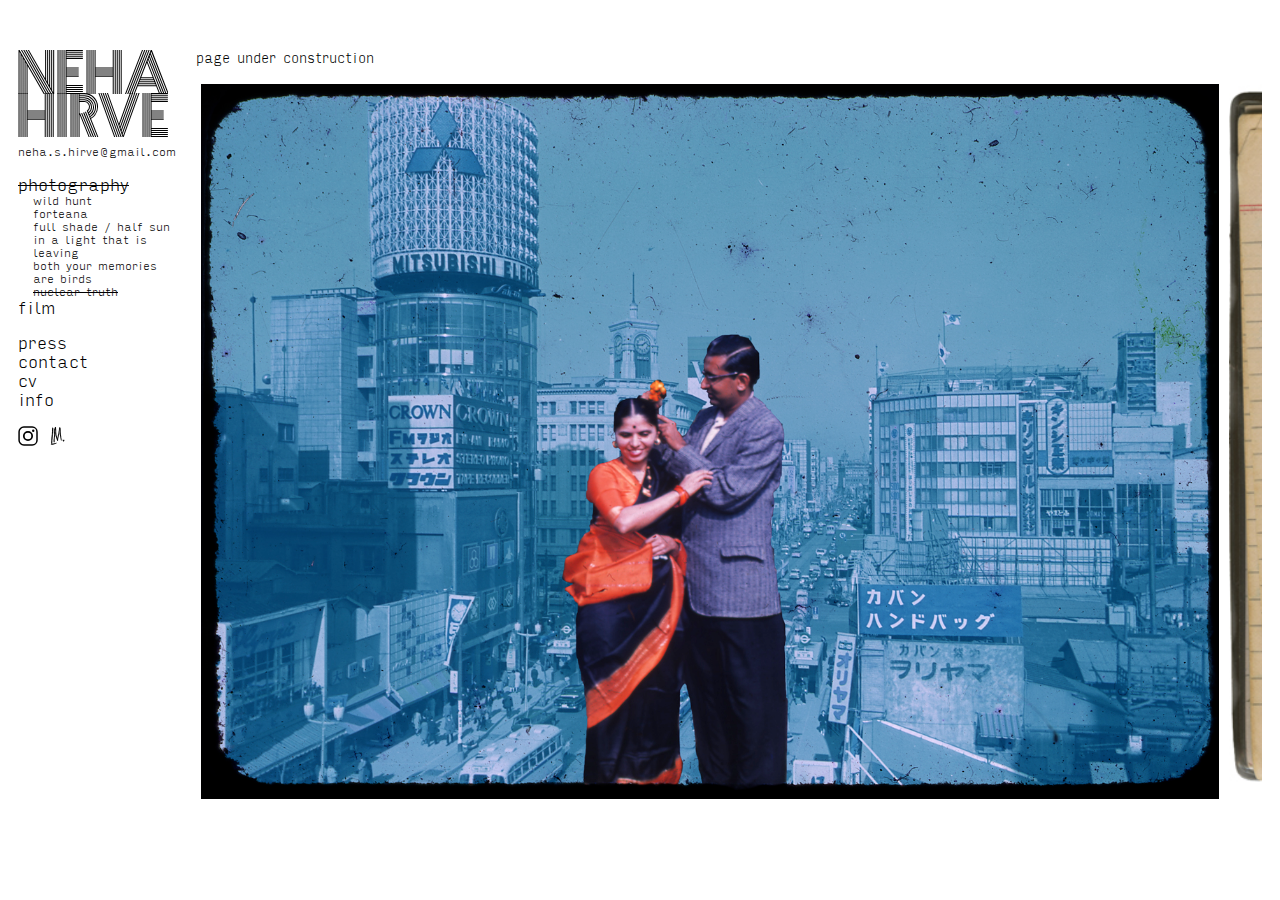
<file: nuclear.html>
<!DOCTYPE HTML>
<html>
<head>
  <title>Neha Hirve</title>
  <base>
  <link rel="stylesheet" href="style.css"></link>
  <link rel="shortcut icon" type="img/png" href="favicon.png"></link>
  <script src="https://ajax.googleapis.com/ajax/libs/jquery/3.4.1/jquery.min.js"></script>
  <script src="javascript.js"></script>
  <meta charset="utf-8">
  <meta name="description" content="photography portfolio">
  <meta name="keywords" content="photography,artist,neha,hirve,documentary,photojournalism">
  <meta name="author" content="Neha Hirve">
  <meta name="viewport" content="width=device-width, initial-scale=1.0">
</head>


<body>
  <div id="hamburger" onclick="menu()"><a href="#">X</a></div>
  <div id="grid">

  <nav class="griditem" id="index">
  <div class="sticky">
<a href="index.html">
  <div class="navigation logo">
    <svg version="1.1" id="Layer_1" xmlns="http://www.w3.org/2000/svg" xmlns:xlink="http://www.w3.org/1999/xlink" x="0px" y="0px"
    	 viewBox="0 0 402.5 234.2" style="enable-background:new 0 0 402.5 234.2;" xml:space="preserve">
    <text transform="matrix(1 0 0 1 -9.392 117.3595)"><tspan x="0" y="0" style="font-family:'Prisma'; font-size:150px;">NEHA</tspan><tspan x="0" y="117" style="font-family:'Prisma'; font-size:150px; letter-spacing:1;">HI</tspan><tspan x="140.1" y="117" style="font-family:'Prisma'; font-size:150px; letter-spacing:-1;">RVE</tspan></text>
    </svg>
  </div>
</a>
  <div class="navigation email">
    <a href="mailto:neha.s.hirve@gmail.com">neha.s.hirve@gmail.com</a>
  </div>


  <div class="navigation primary">
    <ul id="primary_nav">

      <li class="photo visible"><span id="current">photography</span>
        <ul class="subnav">
          <a href="wildhunt.html"><li>wild hunt</li></a>
          <a href="forteana.html"><li>forteana</li></a>
          <a href="fullshade.html"><li>full shade / half sun</li></a>
          <a href="lightthatisleaving.html"><li>in a light that is leaving</li></a>
          <a href="corona.html"><li>both your memories are birds</li></a>
          <a href="nuclear.html"><li>nuclear truth</li></a>
        </ul>
      </li>

      <a href="film.html"><li>film
        <ul class="subnav">
        </ul>
      </li></a>

    </ul>
  </div>


  <div class="navigation secondary">
    <ul id="secondary_nav">
      <a href="press.html"><li>press</li></a>
      <a href="contact.html"><li>contact</li></a>
      <a href="cv.html"><li>cv</li></a>
      <a href="info.html"><li>info</li></a>
    </ul>
  </div>


  <div class="navigation social">
    <a href="https://instagram.com/nehahirve" target="_blank">
      <div class="social icon">
      <svg version="1.1" id="Layer_3" xmlns="http://www.w3.org/2000/svg" xmlns:xlink="http://www.w3.org/1999/xlink" x="0px" y="0px"
      	 viewBox="0 0 512 512" style="enable-background:new 0 0 512 512;" xml:space="preserve">
      <style type="text/css">
      	.st0{fill:none;stroke:#000000;stroke-width:38;stroke-miterlimit:10;}
      	.st1{fill:none;stroke:#000000;stroke-width:44;stroke-miterlimit:10;}
      	.st2{fill:#000000;}
      </style>
      <path class="st0" d="M364.5,485.5h-215c-67.1,0-122-54.9-122-122v-215c0-67.1,54.9-122,122-122h215c67.1,0,122,54.9,122,122v215
      	C486.5,430.6,431.6,485.5,364.5,485.5z"/>
      <circle class="st1" cx="255.7" cy="256" r="106.5"/>
      <circle class="st2" cx="390" cy="121.5" r="30.5"/>
      </svg>
      </div>
    </a>

<a href="https://lavamousestudios.com" target="_blank"><div class="social icon">
      <svg version="1.1" id="a83dff35-f5ec-47f2-9f59-0bfda9273abb"
	 					xmlns="http://www.w3.org/2000/svg" xmlns:xlink="http://www.w3.org/1999/xlink" x="0px" y="0px" viewBox="0 0 512 512"
	 					style="enable-background:new 0 0 512 512;" xml:space="preserve">
              <g>
	      <path style="fill-rule:evenodd;clip-rule:evenodd;" d="M221.5,434.4c-0.3-0.6-0.9-0.7-1.5-0.8c-0.1,1.3-0.7,1.4-1.7,1
		c0.1,0.7,0.1,1.4-1,1.5c-2.1,0.3-1.4-3.6-3.4-3.4c0.3-0.1,0.5-0.4,0.4-0.8c-0.1-0.3-0.4-0.4-0.6-0.4c0.2,1.3-2.6,0.9-3.6,1.5
		c-0.1,1.7,1.5,0.9,1.8,2c-2,1.4-5.5,1.4-7.4,1.7c-0.5,1-0.2,2.5-1.2,3.3c0.3-1.8-0.1-2.2-1.9-2.6c-0.1,0.9-0.7,1.7-1.4,2.1
		c-1.3-2.9-2.1,2.1-3.1,0.7c-0.1-0.9,1.5-0.8,0.8-2c-0.8,0.3-1.7,0.3-2.6,0c0.1,0.7,0.5,1.6-0.2,1.9c-0.2-0.6-0.2-1.6-1-1.6
		c-0.4,0.5-3.1,1.1-3.9,2.6c-0.2-1.3-0.9-1.7-2.2-1.4c-0.4,1.2,2.2,1.5,0.5,2.3c-0.7-0.5-1.4-0.9-2.2-1.4c-0.2,1.9-2.1,0.2-2.5-0.1
		c-0.2,1.9-1.2,3.7-2.8,4.7c-0.6-2.5-0.5-0.3-2.7-1.3c-0.1-0.8,1-0.7,1-1.4c-2.3,2-2.7-0.5-5-0.3c-0.2,2.2,2.8,0,2.8,1.9
		c-1.9-0.1-0.4,2.1-2.8,1.7c-0.1-0.8-0.3-1.5-0.4-2.3c-2.1,0.3-0.5,3.1-2.5,3.4c-2.6,0.8-2.5,0.3-4.1,1.8c-1.2-0.8,0.2-2-0.6-4.1
		c-1.9-0.3-0.9,1.5-0.9,2.5c-1.2,0.7-1.5,2-3.4,2.2c0-0.7,0.9-1.4-0.2-1.7c-0.5,2.4-1.3,0-3,0.4c-0.1,0.5,0.1,1.1-0.4,1.2
		c0,1.2,1,1,1.4,1.6c-1.9,0.8-1.4-1.3-2.6-1.4c0.1,1.3-2.5,0.5-3.5,1c0.5-1.5-2.3-2.4-2.5-0.9c0.5,0.1,1.2-0.1,1.2,0.5
		c-2.3,0-2.2-0.4-3.5,0.9c-0.6-3-1.3,0.8-2.3,0.8c-0.2-0.8-1-0.9-1.3-1.7c0.7-0.3,1.2-0.7,1.7-1.3c-0.9-0.2-0.6-1.8-2.4-1l0.1,2.3
		c-1.7,0.2-1.5,1-4.1,1.4c0.4-1.9-1-1.8-1.9-2.3c0.2,2.6-1.6,0.2-2.3,0c0.2,2.2,2.6,1.7,3,2.3c-1.2,2.3-2.2,0.3-4.1-0.5
		c-0.4,1.2-1.8,1.4-2.3,2.4c-0.3-0.8-1.3-1.2-2.1-0.9c-0.8,0.3-1.7,0.6-2.6,0.8c0-0.6,0.2-1.3,0.6-1.8c-1.1-0.5-2.3-0.8-2.8-1.8
		c0,0.6-0.2,1.3-0.7,1.7c0.3,0.8,2.2,0.2,2.3,1.2c-1.7-0.1-2.7,1.3-2.9-0.7c-1.6-0.5-1.2,1.2-2.4,1.1c-1.1-1,1.1-2.4-1-3
		c-0.2,0.5-0.1,1.1-0.7,1.1c-1.7-1.2-2.4,0-4.5-1c-0.3,1.5-0.6,3.1-1.7,3.7l12.3,17c-0.1-0.2-0.1-0.4-0.2-0.6
		c0.3,0.4,0.8,0.7,1.3,0.8L115,452.9c0-0.2,0.1-0.4,0.1-0.6l13.8,19.2c1.1,0.1,2.1-0.3,1.2-1.6c-0.3,0.8-1.2,1.2-2,0.9
		c0.1-0.8-0.6-1-0.2-2c1.6,2.6,4.5-3.1,2.6-4.1c-0.8,1.8-3.5,0.3-4.5,1.7c-0.3-3.6-0.1-12,2.2-14.2c0,1.6,3.6,0.6,3.8,2.1
		c0.4-0.9,3-2.2,1.8-3c-0.7,0.5-1.4,1.1-2.1,1.6c1.1-2.9,0.8-4.3,3.2-4c-2-0.2-1.8-3.5-1-4.2c-0.7-0.2-1.3-0.4-0.9-1.5
		c1.1,0.2,0.4,1.9,2.1,1.7c-0.6-2.5-2.3-4.2-3-6.5c1.1,0.4,1.3-0.7,1.9-1c0.1,1-1.2,3.2,0,3.3c0.1-0.9,3.1-0.8,1.5-1.7
		c-0.2,0.5-0.6,0.7-1.3,0.4c1.1-1-0.3-3.2,1.8-3.6l-2.4-3.8c1.9-0.2,1.6,1.3,2.7,1.8c0.2-1.6-0.7-2.4-1.2-3.5
		c0.1,1.3-3.3,1.8-2.3-0.4c1.3,1.8,2.3-1.8,3.9-2c0,0.5-0.2,1.3,0.4,1.4c0.2-1.6-0.7-2.2,0.6-3.2c-1.7-1-3.3,0.1-3.7-2.6
		c1.1,0.2,1.3-0.3,0.8-1.2c0.6,0.1,1.3,0,1.8-0.4c-0.9,1.2,0.4,3.2,0.9,1.5c-0.7-0.2-0.5-1.1-0.2-2c-0.9-0.2-2.2-0.1-2.2-1l0.3-1.9
		c0.5,1.8,3.4-1.5,2.1-2.3c-0.8,1.7-1.4-1.2-2.4,0.3c0.7-1.1-1.4-2.4,0.4-2.6c0.7,0.2,0.2,0.8-0.2,1.3c0.9,0,2.1,0.6,2.4-0.3
		c-0.8-1.5-2.4-2.2-2.3-4.3c0.1-0.5,2.2-1.6,1.8-0.4c-1.5,1.2,0,2.9,0.6,4c0.7-2.4-0.6-3.3,0.3-5.9c-2.1,0.3-0.7-2.2-0.2-2.7
		c-1.4,0.1-3.2-2.1-1.4-2.8c0.1,0.6,0.7,3.4,1.6,1.5c-0.7-0.2-0.5-1.1-0.3-2c-0.6-1-2.8-0.7-2.6-2.4c1.8-1.5-0.9-0.6-0.2-2.6
		c1,1,2.6,1.6,3.8,2.5c0.8-3.8-3.3,0-2.4-3.6c0.9,1.3,1.8,0.1,2.5-1c-1.1-0.2,1.4-2.4-0.8-2.7c-0.3,1.2-0.7,2.1-1.5,2.4
		c-0.8-1.9,1.1-3.3-0.4-5.3c0.6,0.1,1.3,0,1.8-0.4c-0.5-2.5,2.9-3.4,1.7-4.4c-1.1,1.8-1.6-1.7-2.1-2.2c0.8,0.2,1.6-0.3,1.9-1.1
		c-1,0-1.3-0.9,0.1-0.6c0.7-2.1-2.2-1.1-1.3-3.4c1.4-0.4,3.7,1.7,2.3,0.3c-3-1.6,0.5-2.9-0.4-5.9c-1.7-0.7-1.1-0.6-2.9-0.4
		c0.1,2.3,1.4,3,0,4.6c0.3-3.4-1.6-0.9-3.4-1.1c0.4-1.5,2.2-0.9,2.2-3c-0.7-1.1-1.4-2.3-1.9-3.5c1.6-4.4,1.5-9.8,1.6-15.1
		s0.1-10.6,1.8-15l1.2,0.1c-0.6,4.1-1.6,6.2,1,6.6c-0.2,0.7-1,0.6-1.8,0.5c1.1,2.3-1.6,4.5,0.5,5.9c-0.8-0.2-1.6,0.3-1.9,1.1
		c0.9,0.2,2.2,0,2.3,0.9l-1.2-0.1c0,3.4-0.7,4,0.5,6.6c-1.4,1.6-0.2,2.5-0.5,4.5c-0.5,0.1-1.1-0.1-1.2,0.5c0.8,2.1,2-1.5,2.3,0.3
		c-0.6,1.4-2.2,1.5-2.2,3.6c1.9-0.1,2.1,1.2,3.3,1.7c-0.6-2.4,1.9-5.4-0.3-7.2c2.8-1.7-0.7-3.5,1.3-6.4c-0.8-0.9-2.5-0.9-2-2.8
		c0.7,1.6,1.1,1.4,2.8,1c0.4-3.3,1.4-4.2-0.5-5.9c1.7-0.2-0.8-1.1-0.4-2l1.2,0.1c-0.3-3.2-0.1-5.1-0.4-7.2c0.5-0.1,1.1,0.1,1.2-0.5
		c-1.6-0.7,0.6-2,0.3-3.2c-0.7-0.2-1.7-0.1-1.7-0.8c2-0.2,0.6-2.1,1-4.5l1.2,0.1c0.1-1.8-0.1-3.6-0.7-5.3c1.6-0.5,1.9-4.3,0.5-5.1
		c0.1,1.1-1,1.7-1.2,0.5c3-2.2,0.8-5.3,3.2-9.4c-0.7-0.1-1.4-0.3-1-1.4c0.5-0.1,1.1,0.1,1.2-0.5c-0.6-0.6-0.1-1.2-0.3-3.3
		c-1.6,0.1-1.4-1.5-1.5-2.7c0.8-0.6,1.3-1.6,2.5-1.7c0.2-2-0.5-4-1.9-5.3c0.9-1.6,2.8,0.8,3-0.4c-1.7-0.6,0.7-1.3,0.2-2.6
		c-2.4-1.4-1.4-6.3,0.6-7.1c-0.4-0.2-0.6-0.6-0.5-1.3c4.1-0.1-0.7-0.3-1.1-1.4c0.9,0,2,0.2,1.8-1.2c-1-0.3-1.6,0.9-1.7-0.1
		c2-1.2,0.7-2.2,0.3-3.9c1.9,0.5,0.9-2.3,2.4-0.5c1.1-2.6-3-0.3-2.8-2.1c1.5-0.8-0.5-2.4,0.8-2.5c0.8,0,2,2.3,2.3,0.8
		c-0.8-0.4-1.4-1.2-1.6-2l1.8,0.1c-1.4-3.2-0.9-4.9,1.1-7.7c-1,0-1.8-0.6-2.3-1.4c1.4-0.5-0.3-2.9-0.3-3.9c1.1,0.6,2.7,3.4,3.5,0.9
		c-0.8-1.1-1.5-2.2-2.1-3.4c3.2,0.4,0.2-3,2.6-3.1c-1.1-2.2-1.2-4.3,0.9-5.8c-1.4,0.1-2.2-0.3-2.3-1.4c3-1.5,2.2-10.5,1.8-12.2
		c0.7,0,1.4-0.1,1.2-1.2c0.1-1.1-1.6-0.4-1.7-1.4c0.8-0.7,1.4-1.6,1.9-2.5c-0.7-0.3-1.3-0.8-1.7-1.4c0.4,0,0.7-0.1,0.6-0.6
		c0.8,0.1,0.5,1.2,1.1,1.4c-0.2-2,1-2.5,1.4-3.8c-1.1-0.5-1.5-1.8-1.6-3.3c0.6,0,0.7,0.6,1.1,0.7c0.1-0.8,0-1.8,0.7-1.9
		c0.5-1.8-1.1-1.4-1.1-2.6c1.9-1.2,0.2-3.7,1.4-6.4c-0.7-0.1-1.7,0-1.7-0.7c0.9-1.2,2.3-1.8,2.5-3.8c-0.4-0.2-1.1-0.1-1.1-0.7
		c2.3-0.7,0-2.6,1.4-4.5c-0.7-0.1-1.7,0-1.7-0.7c1.5-1.1-0.9-3.5,1.2-1.9c-1.5-2.5,1.1-3.1,0.2-4.5c-0.1-2.3-1.7,2.2-1.8-0.1
		c-0.8-2.6,2.6-0.1,2.4-1.8c-1.1-0.1-0.3-2.2-1.1-2.6c1.2,1.4,1.2-0.2,1.8-1.2c-1.6,0.1-2.5-0.3-2.3-2c0.8,0,0.5,1.1,1.1,1.3
		c0.9-1,1.1-4.7,0.2-5.8c3.1-3.3,0-10.9,1.7-14.8h1.2c0.5-2.2-2.4-0.9-1.7-3.3c1.7-1.3,0.9-2.1,0.7-5.1c0.7,0,0.9,1,1.2,0
		c-1.2-0.4-0.4-4,0.1-4.5c-0.9-1-1.1-2.6-1-4.5c1.5,0.1,1.9-0.9,2.4-1.9c-1-0.3-1.5,0.9-1.8,0c-0.2-2.6,2.1,0.8,1.8-2.5
		c-1-0.3-1.5,0.9-1.8-0.1c1.4-1.6-0.1-1.8-0.5-2.6c0.1,0.3,0.6-0.4,0.6-0.6c0-1-0.8-3.2,1.8-1.2c0.7-2-0.9-1.6-1.1-2.6
		c1.3-1.3,0.2-2.9-0.5-3.9c0.7,0,0.9,1,1.2,0c-1.2-0.2-1.1-1.8-1.7-2.6c0.7,0,0.9,1,1.2,0c-0.7-1.2-0.8-2.9-2.3-3.3
		c2.2,0.5,2-1.6,3-2.5c-3.5-0.2,0.2-4.1-2.2-5.2c1.5-0.9,2.1-2.8,3.1-4.4c-1.2-1.2-1.2-3.1-0.1-4.3c0.1-0.1,0.1-0.1,0.2-0.2
		c-3.1,0.2,1.4-1.7-0.5-1.9c-0.1,0.7-0.7,1-1.2,1.3l0.1-2.6c2.1,1.7,0.5-1.6,0.1-2.6c0.6-0.6,1.2-1.2,1.8-1.9
		c-1.6-0.7,0.2-2.7,0.1-3.9c-1-0.3-1.5,0.9-1.8,0c0.2-1.3,2.6-0.1,2.4-1.9c-3.5,0.9,0.4-2.3-1.7-3.3c0,0.4-0.5,0.7-0.6,0
		c2.8-1.1-0.8-1.8,0.1-4.5c0.6,0,0.7,0.5,1.2,0.7c-0.8-2.9-0.1-2.9,1.3-4.5c-1.3,0.2-2.2-0.2-2.3-1.3c1.5,0.1,1.9-1,2.4-1.9
		c-0.7-1.6-1.1-3.4-2.2-4.6c1.5,0.1,1.8,1.3,2.4-0.6c-2.5-0.9-0.1-3.5-0.4-5.8c-0.7-0.1-1.7,0.1-1.8-0.7c0.7,0.2,2.1-1.8,0.6-1.9
		c0,0.4-0.1,0.8-0.6,0.6c1.3-1.5-1.7-2.3-1.7-4.4c1.6,1.3,2.9-2.1,3.6-3.8c-0.5-0.2-1.2,0-1.2-0.7c3-0.8-1.2-3.5,0.7-5.1
		c-1.9,0.3-0.8-2.3-2.3-0.7c0.2-1.7-2.3-3.1,0.1-1.9c-0.3-2.8-2-5.3-2.2-6.5c-0.9,1.4-1.6-0.7-2.4,1.2c-0.4-0.9-1-1.8-1.7-2.6
		c0.7,2.7-0.8,7-4.3,7c1.6-2-1.4-2.3,0.1-4.5c-1.6-0.4-1-3.1-1.6-4.5c0.6-0.8,0.6-2.4,1.2-3.2c-1.2-1.5-2,1.1-3.5,1.2
		c-0.1-1.9-1.8-2.3-1.1-5.2c-1.9,0.7-1.3,0-3.5-0.1c0.1-1.4-0.4-2.1-1.7-2c-1.1,1.7-1.7,3.7-1.9,5.7c-2.2,1.8-3.2,1-5.3,2.5
		c0.1,5.3-1.8,16-1.1,21.2c-0.9,1.2-1.2,3-1.3,5.1c0.4,0.2,1.2,0,1.1,0.7c-1.4,0.1-0.2,2.2-0.1,2.6c-0.6,0-0.7-0.5-1.2-0.7
		c-0.8,3.6-0.9,9.7-0.4,16c-0.8,0.3-1.3,1.1-1.2,1.9c-0.2,2.9,0.7,6.7-0.2,9.6c0.7,0.1,1.7-0.1,1.7,0.7c-1.6,1.9-2.1,3.6-1.3,5.8
		c-0.7-0.2-2.1,1.8-0.6,1.9c0.2-2.2,1.6,0.1,1.8-1.2c-0.8,0-0.7-1.8,0-1.9c0.4,0.7,2.5,0,2.3,2.6c-0.7,2.5-4.2-0.5-5.3,2.4
		c1.3,1,0.9,1.6,0.5,3.2c0.7,0.8,0.6,2.3,0.5,3.9c-1.3,0.5,0.1,4.1-1.3,4.5c0,0.7,0.1,1.4,0.5,1.9c-0.8,0.5-1.6,6.2,0.4,5.8
		c-0.6-2.2,0.3-2.2-0.5-4.5c0.7,0.3,1.3,0.7,1.7,1.3c-1.6,1.1,1,3.2-1.3,3.8c0.5,0.7,2.2,0.2,1.7,2c-1.4-0.3-1.5-2.9-2.9-1.4
		c0,1.9,1.1,3.7,2.8,4.6c-0.5,1.4-1.4,2.7-2.4,3.8c2.2,2.2,0.7,4.5,2.8,6.5c-0.6-0.8-2.7-0.3-3.5,0.5c1.2,0.2,3.1,2.9,2.2,3.3
		c-1.6,0.1-0.4-2.5-2.3-2c0,2.2-1.1,2.7,0.5,3.9c0.1-1,0-2.2,1.2-1.9c0,1.8-1,1.3-0.1,2.6c-0.8-0.1-1.7,0.1-2.4,0.6
		c-0.1,5.2,0.6,6,0.2,11.5c0.1,1.3,1.5,1.3,1.7,2.6c-0.8-0.2-1-1.1-1.7-1.3c-1,3.4-1,5.5,0.9,7.7c-0.7,0.1-1.7-0.2-1.8,0.6
		c0.4,0.2,1.2,0.1,1.2,0.7c-1.9,1.3-0.9,2.6-0.2,5.1c-1.8,1.7-1.3,7.7-0.9,9.6c0.2-0.7,1-1.5,1.2-0.6c-0.2,1.3-1.2,1.7-1.8,2.5
		c1.3-0.4,2.3,2.4,1.1,2.6c-1,0-0.3-1.8-1.1-2c-0.2,2.7-1.5,4.8,0.4,6.4c-0.6,0-0.7,0.5-1.2,0.6c1,1.5-1.3,4.6,0.3,6.4
		c1-1.1-0.8-2.6,1.9-2.5c-0.7,0.9-0.7,1.5,0.5,1.9c0.2-0.7,1-1.5,1.2-0.6c-0.2,1.4-1.5,1.3-3,1.2c0,1.1-0.7,1.5-1.8,1.2
		c-0.1,0.8-0.3,4.6,0.5,2.6c0.1-0.8,0-1.8,0.7-1.9c0.5,0.2,2.5,1.8,1.1,2c-1-1.6,0.3,0.6-0.1,1.9c-1.5-0.1-1.8-1.3-2.4,0.5
		c1.8,0.5,2.4,0,2.9,0.8c-0.3,2.2-1.6-0.1-1.8,1.2c1.2,0.2,1.1,1.8,1.6,2.6c-1.1,0.2-1.5,1.3-3,1.1c-1.5,2.9,1.2,7.5,0.2,9.6
		c0.7-1.6-1.1-3.7-1.7-2c0.7,1.5-0.3,3.5,0.2,6.4l-1.2-0.1c0.6,1.7,0,3.3-0.8,5.1c2.4-0.6,1.4,2.3,2.8,2.7c-1,0.1-3.3-2.5-2.3-0.8
		c1.5,0.8-0.2,3.3-0.2,4.5c1.3,0,1.8,0.6,1.7,2c-0.3,0.7-0.7,1.4-1.3,1.9c0.1,2.1,0.1,4.2-0.1,6.4c-0.3,2.4-1.1,4.3-2.8,3
		c-0.7,2.9,1.7,2.7,2.7,4c-4.8-1.4-1.2,7.6-3.5,9.3c1.3,0.6,2.7-2.1,3-0.5c0,1-0.5,1.9-1.3,2.5c-0.6,0-1.3-0.3-1.7-0.8
		c-1,2.4,1.5,1.3,1,3.3c-0.6,0-0.7-0.6-1.1-0.7c0.3,2-0.8,2.3-0.8,3.8c1.5,0.2,3,0.3,2.8,2.1c-0.7-0.1-0.8-0.9-1.7-0.8
		c-0.9,1.7,3,1.8,1,2.6c-1.6-0.3-1.2-2.5-2.1-3.3c-1.1,2.5-2,4.5-0.5,6.3c-0.3-1.6,2.7-2.5,3-1.1l-1.8-0.1c-0.4,2.1,1.6,2,2.1,3.3
		c-2.7-1.1-2.6,1.4-4.8,0.9c0,3.2-0.6,5.9,1.3,6.5c-0.2,0.8-1,1.3-1.8,1.1c-0.5,8.2-1.8,11-0.9,17.7c-1.6,1.8-1.3,6.9,0.5,7.7
		c-0.6,3.5-1.2,4.4,0.6,6.4c-1.8,0.3-2.3,1.4-0.8,2.5c-0.2,1.8-2.6,0.9-2.6,2.9c0.2,2.1,1.8,1.4,2.2,2.1c0,1.5-0.4,2.4-1.4,2.4
		c-0.2-0.7-0.5-1.4-1-2c-0.4,1.9,1,3.1-0.5,4.4c1.1,0.3,1.2-0.7,1.9-1.1c-0.4,3.1,2.2-1.8,2.2,1.5c0.1,1.8-2.2,0.4-2.5,1.6
		c1,0.7,3.1,0.3,2.7,2.2c-2.6,0.4-1.7-2.3-3.9-2.3c-0.2,3.5,0.3,4.2-0.8,7.5c0.4,0.2,1.2,0.1,1.1,0.8c-0.9,0.7-0.9,2.7-1.1,4.3
		c0.8,0,1.5,0.6,1.6,1.5c-1.2-0.2-1.9,0.3-2,1.7c2.3,0.2-1,4.9,0.8,3.9l0.2-1.9c0.6,0.1,1.3-0.1,1.8-0.4c-1.6,2-0.7,4.8-2.4,5.5
		c0.8,0.2,0.3,1.6,0.3,2.6c2-0.2,2,1.3,2,2.8c-0.7,0-1.5,1-1.7-0.2c0.7,0,1.4,0,1.3-1.1l-1.7-0.2c0.5,2.2-0.7,3.3,0,4.5
		c0.1-0.3,0.4-0.5,0.7-0.5c0.3,0,0.5,0.3,0.5,0.6c-0.9-0.6-2.7,0.9-1.3,1.1c0.2-0.7,1-0.6,1.8-0.4c-1.3,1.3,0.1,0.7,0.3,2
		c-1,1.8-2.5,2.9-3,5.4c1.8-0.5,2.2-0.1,2.8,1.6c-1-0.4-2.1-0.3-3,0.2c0-0.8,0-1.5-1-1.4c-0.7,2.3,2.3,1.4,2.6,2.9
		c-1.1,0.8-1.8,2.2-1.7,3.6c0.2-0.5,0.6-0.7,1.2-0.5c-0.3,1.2,0.5,1.5,0.2,2.6c-4.2-0.9,1.2,5.3-2.6,5.4c-0.4,1.9,1.6,3.1-0.1,4.5
		c1.5,0.1,1.7,1.2,2,2.2c-1.9,0.3,0.4,1.8,0.2,2.6c-2.3,0.7-0.2,3.2-1.9,4.8c0.7,0.4,1.1,1.3,0.9,2.1c-1.5,0.1-1.6,2.2-2.3,3.5
		c1.8,0.1,3.2,1.4,3.6,3.2c0,2.1-0.7,3.1-1.8,3.5c0.2,0.5,0.3,2.7-0.7,3.8c1.9-0.2,1.7,1.3,2,2.3c-0.9,1.2-2.5,1.4-3,3.3
		c0.5,1,1.1,2,1.9,2.9c-1,5.1-1.2,5.2-3.2,7.8c4.5,4.1-0.6,9.3,0.5,15.6c-0.6-0.1-0.6-0.6-1-0.9c-0.2,3.3-1.3,4.4-0.2,7.1
		c-0.8,0.8-1.5,1.7-2.1,2.7l-5,9.3l16.8,7c0.3,0.1,0.5,0.2,0.8,0.3c0-0.9,0.7-1.6,1.6-1.6c1.5,0.7,3.6,0.3,5.6,0.1s3.9-0.3,5.4,1.2
		c1.5-0.8-0.8-1.5,0.7-1.7c0.2,0.8,0.9,1.1,0.6,2.4c1.4-0.6,2.9-1.1,4.4-1.3c1.2-0.1,2.3-0.7,3.2-1.5c1,0.1,1.1,1,2,1.1
		c0.1-0.5,0-1.2,0.6-1.2c5.1-0.4,7.4,1.2,10-1c0.4,0.8,1.2,1.2,2.1,1c1.1-1.1,4-1.1,5.2-2.2c0.9,2.1,4.4-0.5,5.2-1.7
		c0.2,0.4,0.1,1.1,0.8,1.1c0.3-0.9,0.9-1.6,1.8-2c3.8,0,6.4-0.6,9.5-3.1c2.4,2.2,4-1.1,7.3,0c0.2-2.1,3.7-2.5,5.6-2.2
		c2.1-1,4.8-2.3,6.9-1.9c1.8-1.3,5-1.7,6.6-3.2c1.4,2.2,3.1-1.2,4.9-1.7c1.1,0.4,2.2,0.3,3.3-0.1c1.3-2.6,5.9-3.6,8.2-1.9
		c-0.1-1.5,2.5-1.6,2.6-3c2,1.1,5.6-0.2,6.7-2.2c1.3,0.7,4-0.3,4.2-1.6c-0.8,0.1-1.8,0.5-2-0.1c0-0.7,0.5-1.1,1-1.5
		c-0.9,1.6,0.3,0.6,1,1.6c2.4-0.3,1.8-2.3,3.2-3.2c0.7,0.7,2.9-2,4-2.8c0.3,0.7-2.1,2.3-0.1,2.4c-0.1-1,0.8-1.6,2.2-1.8
		c-0.1-0.7-0.5-1.6,0.2-1.9c3.1-2.2,4.2-3.5,8.2-4.4c-0.1-1.2,1.4-1.5,2.1-2.3c0.2,0.4,0.7,0.5,1.4,0.3c0.5-1.8,2.1-3.1,3.9-3.3
		c-0.1-0.7-0.1-1.4,1-1.4c-0.9-1.6,0.2-2.2-0.1-3.6c-2.9,1.9-9.7,1.6-10.3,4.8c-0.4-0.8-1-0.8-0.4-1.7c-3.4,1.1-8.7,1.2-9.8,3.5
		c-1.4-1.5-2.9,0.1-4.4,1.1c-1.2,0.3-1.2-1.4-2.8-0.5c-0.1,2.6-5.1,2.8-5.9,2.6c-0.7-3.1,2.1-1.7,3.2-3.2c-0.4,0.1-0.8-0.3-0.1-0.6
		c2.5-0.3,2.8-1.7,5.5-1.9c-0.1-0.9-0.6-2,0.9-2c0.2,0.6,0.1,1.3-0.2,1.9c2.8-0.6,5-1.5,5.9-3.2c3.9-1.5,7-2.2,9.7-3.1
		c2.9-0.8,5.7-2.2,8.1-4.1c-3.1,0.4-6.2,1-9.2,1.8c-2.9,0.8-5.9,1.4-8.9,1.8c0.4,1.4-0.5,2-1.3,2.7l-0.4-1.7c-2.8,0-2.2,1.8-4.1,2.2
		c0-1-1.2-1.3-1.4-0.3c0.4-0.1,0.8,0.3,0.1,0.6C225.1,431.9,222,432.2,221.5,434.4z M110,331.2c0,0.8-0.2,1.1-0.7,1.2
		C109.3,331.7,109.5,331.3,110,331.2z M110,331.2C112,329.1,111.8,333.4,110,331.2z M163.1,84.3c0.3,0.3-0.4,0.8-0.6,0.6
		C162.2,84.6,163,84.2,163.1,84.3z M155.1,213.6l-1.2-0.1l0.1-1.3l1.2,0.1L155.1,213.6z M137.8,358c0-0.3,0.3-0.6,0.6-0.5
		c0.3,0,0.6,0.3,0.5,0.6C138.6,359,138.4,358,137.8,358z M131.2,446.1c-1.3,2.6-0.9,4.2-1.9,6.3
		C125.7,451.7,128.6,445.9,131.2,446.1z M192.6,441.1C190,441.8,192,438.9,192.6,441.1z M202.9,438.2c0.1,0.6-0.6,0.6-1.1,0.9
		C201.7,438.5,202.4,438.5,202.9,438.2L202.9,438.2z M212.7,435.9c-0.4-0.2,0.3-0.8,0.5-0.7C213.6,435.5,212.9,436.1,212.7,435.9
		L212.7,435.9z M230.9,432.1c0-0.7,0.6-0.5,0.6-0.1C231.6,432.7,231,432.5,230.9,432.1L230.9,432.1z M195.2,441.1
		c-0.4-0.2,0.3-0.8,0.5-0.7C196.1,440.7,195.4,441.3,195.2,441.1L195.2,441.1z M177.1,445.4c-0.4-0.2,0.3-0.8,0.5-0.7
		C178,445,177.3,445.5,177.1,445.4L177.1,445.4z M205.1,439.5c-0.4-0.2,0.3-0.8,0.5-0.7C206,439.1,205.3,439.7,205.1,439.5
		L205.1,439.5z M183.3,444.8c-0.4-0.2,0.3-0.8,0.5-0.7C184.1,444.4,183.5,445,183.3,444.8L183.3,444.8z M216.4,437.5
		c-0.4-0.2,0.3-0.8,0.5-0.7C217.2,437,216.6,437.6,216.4,437.5L216.4,437.5z M196.3,443.3c-0.6-0.6-0.9-1.1-0.1-0.6
		S197,444,196.3,443.3L196.3,443.3z M221.5,436.8c-0.4-0.2,0.3-0.8,0.5-0.7C222.4,436.4,221.7,437,221.5,436.8L221.5,436.8z
		 M208.1,441.2c-0.4-0.2,0.3-0.8,0.5-0.7C209,440.8,208.3,441.4,208.1,441.2L208.1,441.2z M219.5,439.7c-2.1,0.2-2.8,1.1-4.2,1.6
		C214.4,439.3,219.1,436.8,219.5,439.7L219.5,439.7z M120.9,452.4c1.8,0.7-0.8,1.5-1.3,1.7C117.9,453.4,121.4,453.7,120.9,452.4
		L120.9,452.4z M120.3,452.9l-1.2-0.1c0-0.4,0.1-0.8,0.1-1.2l1.2,0.1L120.3,452.9z M136.2,452.8c-0.3-0.3,0.4-0.8,0.6-0.6
		C137.1,452.5,136.3,453,136.2,452.8L136.2,452.8z M213.2,440.6c0-0.8,1.1-0.9,1.2-0.3C214,440.9,213.5,441.3,213.2,440.6
		L213.2,440.6z M162.1,77.2v1.3h-1.2v-1.3L162.1,77.2z M210.2,442c-0.1-0.7,1-0.8,1.7-1C212,441.6,210.9,441.7,210.2,442z
		 M161.3,59.2c0.6,0,0.4,0.8,0.6,1.3C161.3,60.5,161.4,59.7,161.3,59.2z M161.2,63.7c0.3-0.3,0.7,0.5,0.6,0.7
		C161.5,64.7,161.1,63.9,161.2,63.7z M160.8,83c0.6,0,0.4,0.8,0.6,1.3C160.8,84.3,160.9,83.5,160.8,83z M160.8,84.9
		c0.3-0.3,0.7,0.5,0.6,0.7C161,85.9,160.6,85.1,160.8,84.9L160.8,84.9z M129,466.3c0.7,0.3,0.3,1.4-0.3,1.3
		C128,467.1,128.9,467,129,466.3z M159.4,115.2c0.3-0.3,0.7,0.5,0.6,0.7C159.7,116.1,159.3,115.3,159.4,115.2L159.4,115.2z
		 M170,451.4c-0.4-0.2,0.3-0.8,0.5-0.7C170.9,450.9,170.2,451.5,170,451.4z M160.2,57.9c0.3-0.3,0.7,0.5,0.6,0.7
		C160.4,58.9,160,58.1,160.2,57.9z M159.3,96.5c0.3-0.3,0.7,0.5,0.6,0.7S159.1,96.7,159.3,96.5L159.3,96.5z M158.8,119.6
		c0.3-0.3,0.7,0.5,0.6,0.7C159,120.6,158.6,119.8,158.8,119.6L158.8,119.6z M157.7,159.5c0.3-0.3,0.7,0.5,0.6,0.7
		C157.9,160.5,157.5,159.7,157.7,159.5L157.7,159.5z M130.8,451.3c0.6,0.1,0.3,0.9,0.3,1.4C130.6,452.6,130.8,451.8,130.8,451.3z
		 M216.2,442.3c-0.4-0.2,0.3-0.8,0.5-0.7C217.1,441.9,216.4,442.5,216.2,442.3L216.2,442.3z M158.2,120.9c0.3-0.3,0.7,0.5,0.6,0.7
		S158,121.1,158.2,120.9z M157.3,152.4c0.3-0.3,0.7,0.5,0.6,0.7C157.6,153.4,157.1,152.6,157.3,152.4z M135.3,426.3
		c-0.3,0.8-1.2,1.2-2,1l0.3-1.9C134,425.9,134.6,426.3,135.3,426.3L135.3,426.3z M130.7,448.7c0.4-0.3,0.6,0.6,0.4,0.8
		C130.8,449.7,130.5,448.8,130.7,448.7L130.7,448.7z M159.7,52.8c-0.2,0.7-1.2,0.4-1.2,1.3C156.9,53.7,158.5,52,159.7,52.8
		L159.7,52.8z M155.4,191.8c0.6,0,0.4,0.8,0.5,1.3C155.4,193,155.5,192.2,155.4,191.8L155.4,191.8z M132.5,435.8
		c0.4-0.3,0.7,0.6,0.5,0.7C132.6,436.8,132.3,435.9,132.5,435.8L132.5,435.8z M129.6,456.4c-0.3-0.3,0.4-0.7,0.6-0.6
		S129.8,456.5,129.6,456.4L129.6,456.4z M153.9,214.9c0.7,0.1,0.4,1.2,0.5,2C153.7,216.7,153.9,215.6,153.9,214.9L153.9,214.9z
		 M153.6,220.7c0.3-0.3,0.7,0.5,0.6,0.7C153.8,221.7,153.4,220.9,153.6,220.7L153.6,220.7z M131.1,440.1c0.4-0.3,0.6,0.6,0.5,0.7
		C131.2,441.1,130.9,440.3,131.1,440.1z M158,50.2c0.3-0.3,0.7,0.5,0.6,0.7C158.3,51.2,157.8,50.3,158,50.2z M157.1,90
		c0.3-0.3,0.7,0.5,0.6,0.7C157.4,91,157,90.2,157.1,90z M154.5,182.6c1.1-0.2,0.8,3-0.6,1.9v-1.3
		C154.4,183.4,154.5,183.1,154.5,182.6L154.5,182.6z M134.5,417c0.6,0.1,0.3,0.9,0.4,1.4C134.3,418.2,134.6,417.5,134.5,417z
		 M134.2,418.9c0.4-0.3,0.7,0.6,0.5,0.7C134.3,419.9,134,419.1,134.2,418.9L134.2,418.9z M135.4,407.3c0.6,0.1,0.3,0.9,0.4,1.4
		C135.2,408.5,135.4,407.8,135.4,407.3L135.4,407.3z M132.5,425.2c0.4-0.3,0.6,0.6,0.5,0.7C132.6,426.2,132.3,425.4,132.5,425.2
		L132.5,425.2z M152.8,198.1c0.3-0.3,0.7,0.5,0.6,0.7C153.1,199.1,152.6,198.2,152.8,198.1L152.8,198.1z M151.2,234.2
		c0.3-0.3,0.7,0.5,0.6,0.7S151,234.3,151.2,234.2L151.2,234.2z M150.6,243.8c0.3-0.3,0.7,0.5,0.6,0.7
		C150.9,244.8,150.5,244,150.6,243.8L150.6,243.8z M134.1,411.7c0.4-0.3,0.7,0.6,0.5,0.7C134.2,412.7,133.9,411.8,134.1,411.7z
		 M131.7,426.4c0.6,0.1,0.3,0.9,0.4,1.4C131.5,427.7,131.8,426.9,131.7,426.4z M150.2,241.8c0.7,0.2,0.5,1.3-0.1,1.3
		C149.8,242.5,149.4,241.9,150.2,241.8L150.2,241.8z M149.6,252.1c0.7,0.1,0.4,1.2,0.5,2C149.4,254,149.7,252.9,149.6,252.1
		L149.6,252.1z M132.4,418.6c0.4-0.3,0.7,0.6,0.5,0.7S132.3,418.8,132.4,418.6z M131.7,423.1c0.4-0.3,0.7,0.6,0.5,0.7
		C131.8,424.1,131.5,423.2,131.7,423.1z M155.6,52.7c0.7,0.1,0.3,0.7,0,0.7C154.9,53.2,155.3,52.7,155.6,52.7z M155.6,54.6
		c0.3-0.3,0.7,0.5,0.6,0.7C155.8,55.6,155.4,54.8,155.6,54.6L155.6,54.6z M152.1,185.8c0.3-0.3,0.7,0.5,0.6,0.7
		C152.3,186.8,151.9,186,152.1,185.8L152.1,185.8z M148.7,258.5c0.3-0.3,0.7,0.5,0.5,0.7C148.9,259.5,148.5,258.7,148.7,258.5
		L148.7,258.5z M137.9,380.8c-0.2,0.7-1.2,0.3-1.3,1.1c-0.6-0.2-0.2-1.3-1-1.4c0.3-0.8,1.1-0.9,1.4-1.8
		C139,379.2,136.7,380.5,137.9,380.8z M152.6,152.3c0.6,0.1,0.3,0.7,0,0.6C151.9,152.8,152.3,152.3,152.6,152.3L152.6,152.3z
		 M140.2,351.8c0.3-0.3,0.7,0.5,0.5,0.7S140,351.9,140.2,351.8z M139.2,361.4c0.3-0.3,0.7,0.5,0.5,0.7
		C139.4,362.4,139,361.6,139.2,361.4L139.2,361.4z M134.8,395.4c0.6,0.2,0.2,0.7-0.1,0.6C134,395.8,134.4,395.4,134.8,395.4
		L134.8,395.4z M154.3,59.1c0.3-0.3,0.7,0.5,0.6,0.7C154.6,60.1,154.1,59.2,154.3,59.1z M145.7,285.5c0.3-0.3,0.7,0.5,0.5,0.7
		C145.9,286.5,145.5,285.7,145.7,285.5z M143.9,308c0.3-0.3,0.7,0.5,0.5,0.7C144.1,309,143.7,308.2,143.9,308z M143.5,313.1
		c0.6,0.1,0.4,0.8,0.5,1.3C143.4,314.4,143.5,313.7,143.5,313.1L143.5,313.1z M141.1,338.9c0.6,0.2,0.2,0.7-0.1,0.6
		C140.3,339.3,140.7,338.8,141.1,338.9L141.1,338.9z M153.8,54.6c0.3-0.3,0.7,0.5,0.6,0.7C154.1,55.5,153.6,54.8,153.8,54.6
		L153.8,54.6z M147.9,241.1c0.3-0.3,0.7,0.5,0.6,0.7S147.7,241.2,147.9,241.1L147.9,241.1z M140.2,341.4c0.3-0.3,0.7,0.5,0.5,0.7
		C140.4,342.4,140,341.5,140.2,341.4L140.2,341.4z M139.6,346.5c0.6,0.2,0.3,0.7-0.1,0.6C138.9,347,139.3,346.5,139.6,346.5
		L139.6,346.5z M139.5,347.8c0.3-0.3,0.7,0.5,0.5,0.7C139.6,348.8,139.3,348,139.5,347.8L139.5,347.8z M136.1,376.7
		c0.3-0.3,0.7,0.6,0.5,0.7C136.2,377.7,135.9,376.8,136.1,376.7L136.1,376.7z M135.9,377.9c0.8,0.4-0.1,0.6-0.2,1.3
		C135,379,135.3,377.9,135.9,377.9L135.9,377.9z M145.2,224.8c-1.3-2.1-1.4-5.5-2.6-7.9c2.3-0.2,1.7-3.8,3.2-5
		c-1.5-1.4-1.7-4.1-1.4-7.1l2.3,0.1c-2.1-1.8-0.9-3.9-1.5-6.5c-0.2-1.1,0.5-1.2,1.2-1.2c-2.3-1.8,1-5.2-1.5-7.1
		c0.4-1.1,1.4-0.4,1.1,0.7c1.8-1.5-0.6-3.9-0.4-5.8c0-1.4,0.6-2,1.8-1.9c-1.2-1.4,0.1-2.1,0.7-3.2c-2,0.1-2.1-1.9-1-4.5
		c1.3-0.1,0.2,2.3,0.5,3.2c1.3-2,0.4-6.7,1.5-9c1.9,0.3,0.6,2.8,0.5,3.9s0.6,1.1,0.5,1.9c-0.2,5.2-1,11.7-1.9,18.6
		c-0.2,1.5,0.1,2.4,1.1,2.6c-0.3,0.9-0.9,1.6-1.3,2.5c0.8,4.3,2.5,11.4-0.1,16.8c0.2,0.9,1,1.1,1.1,2c0.3,1.8-1.2,1.2-1.3,2.5
		c0.9,0.9,0,3.6,1,4.6c-0.2,2.3-2.5,6.9-0.4,7.7c-0.6,0.8-2,0.7-2.4,1.8c-2.1,0.2-1.3-2.4-3.4-2.1c-0.3-1,0.9-3.3-0.4-3.2
		c0.2-0.7,0.6-0.3,0.6,0C142.8,228.3,143,225.2,145.2,224.8L145.2,224.8z M140.1,336.8c0.6,0.2,0.3,0.7-0.1,0.6
		C139.4,337.3,139.8,336.8,140.1,336.8L140.1,336.8z M144.9,270.6c0.3-0.3,0.7,0.5,0.6,0.7C145.1,271.6,144.7,270.8,144.9,270.6
		L144.9,270.6z M144,284.7c0.3-0.3,0.7,0.5,0.5,0.7C144.2,285.7,143.8,284.9,144,284.7z M143.4,291.8c0.3-0.3,0.7,0.5,0.5,0.7
		C143.6,292.8,143.2,292,143.4,291.8L143.4,291.8z M142.3,306.6c0.7,0.2,0.5,1.3-0.1,1.3C141.9,307.3,141.6,306.7,142.3,306.6
		L142.3,306.6z M141.8,313c0.3-0.3,0.7,0.5,0.5,0.7C141.9,314,141.5,313.2,141.8,313L141.8,313z M141.4,316.9
		c0.3-0.3,0.7,0.5,0.5,0.7C141.5,317.9,141.2,317,141.4,316.9L141.4,316.9z M141,321.4c0.4,1-0.4,0.5-0.6,0
		c-0.3-0.9,0.5-1.4,0.6-0.6C141,320.9,140.9,321.2,141,321.4L141,321.4z M140.7,324.6C142.7,323.6,137.4,327.1,140.7,324.6z
		 M144.7,256.4c-0.3,1.2-1.7,1.1-1.4,3.1c-4.6,0.5-1.9-4.7-0.8-6.5c0-0.6-0.7-0.5-1.1-0.7c1.2-3.7-0.1-4.6-0.8-7.8
		c2.4,0.6-0.7-2.5,1.9-2.5c0.1-1.3-1.6-0.9-1-2.6c0-2.3,2.1-2,2.6-3.7c1.3,1.5,1.5,0.6,2.9,1.4c0,2.1-1.1,4.3-1.6,7.7
		c-0.5-0.1-0.5-0.7-1.1-0.7c2.1,1-0.4,5.2,0.1,9c0-0.1,1,1.9-0.7,1.9C143.3,256.1,144,256.2,144.7,256.4L144.7,256.4z M145.4,255.1
		c0.3-0.3,0.7,0.5,0.5,0.7C145.6,256.1,145.2,255.3,145.4,255.1L145.4,255.1z M144.9,262.2c0.3-0.3,0.7,0.5,0.5,0.7
		S144.7,262.4,144.9,262.2L144.9,262.2z M143.5,290.5c-0.6,1.5-3.7,0.4-2.8-1.5C142.5,288.7,141.7,290.9,143.5,290.5L143.5,290.5z
		 M141.9,303.3c1,0.6-0.4,0.7-1.2,0.5C139.7,303.3,141.1,303.2,141.9,303.3L141.9,303.3z M139.1,334.8c0.6,0.1,0.4,0.8,0.5,1.3
		C139,336,139.2,335.3,139.1,334.8L139.1,334.8z M127.8,421.8c0.4-0.3,0.7,0.6,0.5,0.7C127.9,422.8,127.6,421.9,127.8,421.8
		L127.8,421.8z M144.4,269.2c-1.1-1.1-0.7,0-2.3-0.2c0.2-1.5,0-2.4-1-2.6c0.2-0.7,0.6-0.3,0.6,0c1.6-0.6,1-4.1,0.4-5.8
		c0.2-1.6,0.9,0.9,2.3,0.1c-0.1,0.6-0.8,0.5-1.2,0.6c0.5,1.7,0.8,4.4-0.9,5.1C142.3,268.1,145,267.1,144.4,269.2L144.4,269.2z
		 M141.9,288.4c-2.6,0.6,1.4-4.3-0.8-5.2c0.4-0.5,0.7-1.2,0.7-1.9c0.1-2-1.4-4.7,1.5-4.4C143.1,281.2,143.6,284.4,141.9,288.4
		L141.9,288.4z M141.6,300c1,1.7-2.3-0.9-1.6-2.7C141.7,297.2,140.4,299.8,141.6,300L141.6,300z M139.2,315.4c0.7,0,0.6-1.1,0.8-1.9
		c0.9-1.1,1.2,2.8,0.2,3.9c-1.4,0.1-0.5-1.9-1.6-2.1C137.2,317.5,139,313.1,139.2,315.4L139.2,315.4z M139.7,322.5
		c0.3-0.3,0.7,0.5,0.5,0.7S139.5,322.7,139.7,322.5L139.7,322.5z M122.9,445.9c0.4-0.3,0.7,0.6,0.4,0.7
		C123,446.9,122.7,446,122.9,445.9z M138.5,321.8c0.3-0.3,0.7,0.5,0.5,0.7C138.7,322.8,138.4,321.9,138.5,321.8L138.5,321.8z
		 M141.9,271.7c0.3-0.3,0.7,0.5,0.5,0.7C142.1,272.7,141.7,271.8,141.9,271.7L141.9,271.7z M139.7,301.8c0.7,0.2,0.3,0.7-0.1,0.6
		C139,302.3,139.4,301.8,139.7,301.8L139.7,301.8z M138.2,318.5c0.3-0.3,0.7,0.5,0.5,0.7C138.4,319.5,138.1,318.7,138.2,318.5z
		 M139.8,292.8c0.3-0.3,0.7,0.5,0.5,0.7C140,293.8,139.6,293,139.8,292.8z M226.3,451.4c-0.4-0.2,0.3-0.8,0.5-0.7
		C227.2,450.9,226.5,451.5,226.3,451.4z M148.6,49.3c0.8,0.2,0.5,1.6,0.5,2.6C147.8,51.7,147.9,50.2,148.6,49.3z M140.1,281.9
		c0.6,0,0.4,0.8,0.5,1.3C140,283.1,140.2,282.4,140.1,281.9z M138.8,297.9c0.6,0.1,0.4,0.8,0.5,1.3
		C138.7,299.2,138.9,298.4,138.8,297.9L138.8,297.9z M137.9,309.4c0.7,0.2,0.5,1.3-0.1,1.3C137,310.4,137.9,310.2,137.9,309.4
		L137.9,309.4z M228.3,451.5c-0.4-0.2,0.3-0.8,0.5-0.7C229.2,451,228.5,451.6,228.3,451.5z M137.5,307.5
		C139.4,305.9,135.7,309.3,137.5,307.5z M137,313.3c0.6,0.1,0.4,0.8,0.5,1.3C136.9,314.5,137.1,313.8,137,313.3L137,313.3z
		 M220.3,454c0,0-0.2-0.5-0.1-0.6c2.1-0.9,0.7,2.5-0.2,1.9C220,455.4,220.3,454.1,220.3,454z M126.3,396.1c0.3-0.3,0.7,0.6,0.5,0.7
		C126.5,397.2,126.2,396.3,126.3,396.1L126.3,396.1z M223.1,454.5c-0.4-0.2,0.3-0.8,0.5-0.7C224,454.1,223.3,454.7,223.1,454.5
		L223.1,454.5z M135.1,308.5c0.7,0.2,0.5,1.3-0.1,1.3C134.6,309.2,134.3,308.6,135.1,308.5L135.1,308.5z M137.1,273.9
		c0.3-0.3,0.7,0.5,0.6,0.7C137.3,274.9,136.9,274.1,137.1,273.9L137.1,273.9z M132.6,328.9c0.3-0.3,0.7,0.5,0.5,0.7
		S132.4,329.1,132.6,328.9L132.6,328.9z M133.4,314.1c0.6,0.2,0.3,0.7-0.1,0.6C132.6,314.7,133,314.2,133.4,314.1L133.4,314.1z
		 M144.2,38.9c0.7,0.1,0.3,0.7,0,0.6C143.5,39.4,143.9,38.9,144.2,38.9z M128.8,348.6c1.1-1.2,0-0.8,0.3-2.5
		C130.9,345.2,130.4,349.8,128.8,348.6z M129.7,340.3c0.3-0.3,0.7,0.5,0.5,0.7C129.9,341.3,129.5,340.5,129.7,340.3L129.7,340.3z
		 M118.8,418.4c0.4-0.3,0.7,0.6,0.5,0.7S118.6,418.5,118.8,418.4z M142.4,42.1c0.3-0.3,0.8,0.5,0.6,0.7
		C142.6,43.1,142.2,42.3,142.4,42.1z M139.2,474.5c-0.4-0.3,0.4-0.8,0.6-0.6C140.2,474.1,139.4,474.6,139.2,474.5z M136.8,185.9
		c0.3-0.3,0.7,0.5,0.6,0.7C137.1,186.9,136.7,186,136.8,185.9L136.8,185.9z M134.4,241c0.3-0.3,0.7,0.5,0.6,0.7
		S134.2,241.1,134.4,241z M136.8,152.5c-1.5-0.1-1.1-2.2-1.1-3.9c-1.7-2.9,0.1-4.8-1.5-7.8c0.1-1.9,1.6-2.1,1.9-3.8
		c0.8,1.8-0.2,3,1.6,4.6C136.2,146.7,138.8,147.6,136.8,152.5L136.8,152.5z M115.1,422.9c0.4-0.3,0.7,0.6,0.5,0.7
		C115.2,423.9,114.9,423.1,115.1,422.9z M117.9,475.7c0.1-0.6,0.8-0.4,1.4-0.5C119.3,475.8,118.5,475.6,117.9,475.7L117.9,475.7z
		 M137.1,118.5c0.7,0.1,0.3,0.7,0,0.6C136.4,119,136.8,118.4,137.1,118.5z M136.1,135.1c0.3-0.3,0.8,0.5,0.6,0.7
		S135.9,135.3,136.1,135.1L136.1,135.1z M134.9,135.1c0.6,0,0.4,0.8,0.6,1.3C134.9,136.4,135,135.6,134.9,135.1L134.9,135.1z
		 M136,478.6c-0.4-0.3,0.5-0.8,0.7-0.6C137,478.3,136.2,478.8,136,478.6z M132.8,183.8c0.3-0.3,0.7,0.5,0.6,0.7
		C133.1,184.8,132.6,184,132.8,183.8z M132.5,192.8c0.3-0.3,0.7,0.5,0.6,0.7S132.3,192.9,132.5,192.8L132.5,192.8z M132.1,201.8
		c0.3-0.3,0.7,0.5,0.6,0.7S132,201.9,132.1,201.8L132.1,201.8z M117.7,478.6c0.2-0.6,0.7-0.3,0.7,0.1
		C118.2,479.4,117.7,479,117.7,478.6z M131.4,204.3c0.3-0.3,0.7,0.5,0.6,0.7S131.3,204.4,131.4,204.3L131.4,204.3z M103.8,461
		c0.6,0.1,0.3,0.9,0.3,1.4C103.5,462.2,103.8,461.5,103.8,461z M132.8,149.8c0.3-0.3,0.7,0.5,0.6,0.7S132.6,150,132.8,149.8
		L132.8,149.8z M130,223.4c0.3-0.3,0.7,0.5,0.6,0.7C130.2,224.4,129.8,223.6,130,223.4z M132.1,153c0.3-0.3,0.7,0.5,0.6,0.6
		C132.3,154,131.9,153.2,132.1,153z M131.4,174.1c0.7,0.1,0.3,0.6,0,0.6C130.7,174.6,131.1,174.1,131.4,174.1L131.4,174.1z
		 M131.1,182.5c0.3-0.3,0.7,0.5,0.6,0.7C131.3,183.4,130.9,182.6,131.1,182.5L131.1,182.5z M119.8,349.5c0.3-0.3,0.7,0.5,0.5,0.7
		C120,350.5,119.7,349.7,119.8,349.5z M115.3,386.8c0.3-0.3,0.7,0.6,0.5,0.7C115.4,387.8,115.1,387,115.3,386.8z M114.4,392.5
		c0.4-0.3,0.7,0.6,0.5,0.7C114.6,393.5,114.3,392.7,114.4,392.5z M114.1,395c0.6,0.1,0.3,0.8,0.4,1.3
		C113.9,396.3,114.1,395.5,114.1,395L114.1,395z M131.5,151.7c0.3-0.3,0.7,0.5,0.6,0.7C131.8,152.7,131.4,151.9,131.5,151.7z
		 M130.2,189.5c0.6,0,0.4,0.8,0.5,1.3C130.2,190.7,130.4,190,130.2,189.5z M120.8,335.5c0.3-0.3,0.7,0.5,0.5,0.7
		C120.9,336.5,120.6,335.7,120.8,335.5L120.8,335.5z M130,179.2c0.3-0.3,0.7,0.5,0.6,0.7S129.9,179.4,130,179.2z M128.9,208
		c0.3-0.3,0.7,0.5,0.6,0.7C129.1,209,128.7,208.2,128.9,208z M113.9,387.9c0.3-0.3,0.7,0.6,0.5,0.7
		C114.1,388.9,113.8,388.1,113.9,387.9L113.9,387.9z M130.9,150.4c0,0.4,0,0.9,0,1.3h-1.2v-1.3L130.9,150.4z M130.4,166.4
		c0.1,1-0.6,1.1-0.6,1.9c-0.6-0.2-0.4-1.3-1.1-1.3C128.8,166.2,129.8,166.5,130.4,166.4L130.4,166.4z M124.3,278.8
		c0.3-0.3,0.7,0.5,0.5,0.7S124.2,279,124.3,278.8L124.3,278.8z M120,330.3c0.3-0.3,0.7,0.5,0.5,0.7S119.9,330.5,120,330.3L120,330.3
		z M131.2,91.3c0.3-0.3,0.7,0.5,0.6,0.7C131.6,92.3,131.1,91.5,131.2,91.3L131.2,91.3z M130.1,137.5c0.7,0.1,0.3,0.6,0,0.6
		C129.5,138,129.8,137.5,130.1,137.5L130.1,137.5z M123.7,280c0.3-0.3,0.7,0.5,0.5,0.7S123.6,280.2,123.7,280L123.7,280z
		 M112.7,388.4c0.6,0.2,0.2,0.7-0.1,0.6C112,388.8,112.4,388.4,112.7,388.4L112.7,388.4z M131.1,74c0.6,0,0.4,0.8,0.6,1.3
		C131.1,75.3,131.2,74.5,131.1,74z M131,79.1c0.3-0.3,0.7,0.5,0.6,0.7C131.2,80.1,130.8,79.3,131,79.1z M129.8,129.8
		c0.3-0.3,0.7,0.5,0.6,0.7C130,130.8,129.6,130,129.8,129.8L129.8,129.8z M126.3,227.7c0.3-0.3,0.7,0.5,0.6,0.7
		C126.5,228.7,126.1,227.9,126.3,227.7L126.3,227.7z M117.5,344.1c0.3-0.3,0.7,0.5,0.5,0.7C117.7,345.1,117.3,344.3,117.5,344.1
		L117.5,344.1z M129.7,111.2c0.3-0.3,0.7,0.5,0.6,0.7S129.5,111.4,129.7,111.2L129.7,111.2z M129.5,117.6c0.3-0.3,0.7,0.5,0.6,0.7
		S129.3,117.8,129.5,117.6L129.5,117.6z M128.3,161.8c0.3-0.3,0.7,0.5,0.6,0.6C128.5,162.8,128.1,162,128.3,161.8L128.3,161.8z
		 M127.2,193.8c0.3-0.3,0.7,0.5,0.6,0.7C127.4,194.8,127,194,127.2,193.8L127.2,193.8z M117.1,342.2c0.3-0.3,0.7,0.5,0.5,0.7
		C117.3,343.2,116.9,342.3,117.1,342.2z M113.2,375.6c0.3-0.3,0.7,0.5,0.5,0.7C113.3,376.6,113,375.8,113.2,375.6z M129,113.1
		c0.3-0.3,0.7,0.5,0.6,0.7S128.9,113.3,129,113.1z M128.9,118.9c0.3-0.3,0.7,0.5,0.6,0.7C129.1,119.9,128.7,119.1,128.9,118.9
		L128.9,118.9z M128.9,120.8c0.3-0.3,0.7,0.5,0.6,0.7S128.7,121,128.9,120.8L128.9,120.8z M126.7,190c0.7,0.1,0.3,0.7,0,0.6
		C126,190.5,126.4,190,126.7,190z M126.4,199c0.3-0.3,0.7,0.5,0.6,0.7C126.6,199.9,126.2,199.1,126.4,199L126.4,199z M121.3,288.9
		c0.7,0.2,0.3,0.7,0,0.6C120.6,289.3,121,288.8,121.3,288.9L121.3,288.9z M127.1,161.9c0.3-0.3,0.7,0.5,0.6,0.7
		C127.3,162.8,126.9,162,127.1,161.9L127.1,161.9z M126.5,180.5c0.6,0,0.4,0.8,0.5,1.3C126.4,181.6,126.6,180.9,126.5,180.5
		L126.5,180.5z M118,321.2c0.3-0.3,0.7,0.5,0.5,0.7C118.2,322.1,117.8,321.3,118,321.2z M126.6,159.2c0.3-0.3,0.7,0.5,0.6,0.7
		C126.8,160.2,126.4,159.4,126.6,159.2L126.6,159.2z M126.3,170.8c0.3-0.3,0.7,0.5,0.6,0.6C126.5,171.7,126.1,170.9,126.3,170.8
		L126.3,170.8z M126.1,175.9c0.3-0.3,0.7,0.5,0.6,0.7C126.3,176.9,125.9,176,126.1,175.9L126.1,175.9z M126.1,177.2
		c0.3-0.3,0.7,0.5,0.6,0.7S125.8,177.3,126.1,177.2L126.1,177.2z M125.4,195.7c1.4-2.4-0.3,1.7-0.6,1.3
		C124.2,196.3,125.3,195.8,125.4,195.7L125.4,195.7z M124.9,206.6c0.3-0.3,0.7,0.5,0.6,0.7C125.1,207.5,124.7,206.7,124.9,206.6
		L124.9,206.6z M115.6,340.1c0.3-0.3,0.7,0.5,0.5,0.7C115.7,341.1,115.4,340.3,115.6,340.1z M125.1,186.1c0.3-0.3,0.7,0.5,0.6,0.7
		S124.9,186.2,125.1,186.1L125.1,186.1z M123.7,220.6c0.3-0.3,0.7,0.5,0.6,0.7C123.9,221.6,123.5,220.7,123.7,220.6L123.7,220.6z
		 M123.6,222.5c0.8,0.3-0.1,0.6,0,1.3C122.8,223.6,123,222.5,123.6,222.5L123.6,222.5z M123.4,227c0.3-0.3,0.7,0.5,0.6,0.7
		C123.6,227.9,123.2,227.1,123.4,227L123.4,227z M123.1,232.7c0.3-0.3,0.7,0.5,0.6,0.7C123.3,233.7,122.9,232.9,123.1,232.7
		L123.1,232.7z M120.1,281.7c0.3-0.3,0.7,0.5,0.5,0.7C120.3,282.7,119.9,281.9,120.1,281.7L120.1,281.7z M122.9,235.2
		c0,0.4-0.1,0.9-0.1,1.3l-1.2-0.1l0.1-1.3L122.9,235.2z M121.9,242.2c0.7,0.2,0.3,0.7,0,0.6C121.3,242.7,121.6,242.2,121.9,242.2
		L121.9,242.2z M121.5,249.2c0.7,0.2,0.3,0.7,0,0.6C120.9,249.7,121.3,249.2,121.5,249.2L121.5,249.2z M111.1,369
		c0.3-0.3,0.7,0.5,0.5,0.7C111.2,370,110.9,369.1,111.1,369z M109.1,384.1c0.3-0.3,0.7,0.5,0.5,0.7
		C109.3,385.1,108.9,384.2,109.1,384.1L109.1,384.1z M113.8,339.9c0.3-0.3,0.7,0.5,0.5,0.7C114,340.9,113.6,340.1,113.8,339.9
		L113.8,339.9z M113,347.5c0.3-0.3,0.7,0.5,0.5,0.7C113.2,348.5,112.8,347.6,113,347.5L113,347.5z M121.3,232c0.7,0.2,0.3,0.7,0,0.6
		C120.7,232.4,121,232,121.3,232z M119.7,261.3c0.3-0.3,0.7,0.5,0.6,0.7C119.9,262.2,119.5,261.4,119.7,261.3L119.7,261.3z
		 M119.2,268.9c0.3-0.3,0.7,0.5,0.5,0.7S119,269,119.2,268.9L119.2,268.9z M118.2,283.5c0.7,0.2,0.3,0.7,0,0.6
		C117.5,284,117.9,283.5,118.2,283.5L118.2,283.5z M111.2,358.2c0.3-0.3,0.7,0.5,0.5,0.7C111.4,359.1,111,358.3,111.2,358.2
		L111.2,358.2z M120.6,234.5c0.8,0.3-0.1,0.6-0.1,1.3C119.8,235.6,120,234.5,120.6,234.5L120.6,234.5z M120.2,240.9
		c0.3-0.3,0.7,0.5,0.6,0.7C120.5,241.8,120.1,241,120.2,240.9L120.2,240.9z M118.3,272.7c0.3-0.3,0.7,0.5,0.5,0.7
		C118.6,273.6,118.2,272.8,118.3,272.7L118.3,272.7z M117.8,288.6c0.3,2-4.1,2.9-2.9-0.2C115.9,289.6,116.3,288.5,117.8,288.6
		L117.8,288.6z M118.3,263.1c0.3-0.3,0.7,0.5,0.5,0.7C118.6,264.1,118.2,263.2,118.3,263.1L118.3,263.1z M118.1,266.3
		c0.9,0.4,0,0.7-0.6,0.6C116.7,266.5,117.6,266.2,118.1,266.3L118.1,266.3z M115.8,298.7c0.7,0.2,0.3,0.7,0,0.6
		C115.1,299.1,115.5,298.6,115.8,298.7L115.8,298.7z M114.5,320.9c-0.8,0.9-0.8,2.8-2.6,2.3C112.7,322.3,112.7,320.4,114.5,320.9
		L114.5,320.9z M112,340.4c0.3-0.3,0.7,0.5,0.5,0.7C112.2,341.4,111.8,340.5,112,340.4z M112,346.1c-0.3,2.2-1.8-1.5-1.8,0.4
		c-0.8-0.3-0.3-1.6-0.3-2.6C111,344.3,111.2,345.4,112,346.1z M110.9,350.5c0.3-0.3,0.7,0.5,0.5,0.7
		C111.1,351.4,110.7,350.6,110.9,350.5L110.9,350.5z M117.9,261.1c0.3-0.3,0.7,0.5,0.6,0.7C118.1,262.1,117.8,261.3,117.9,261.1
		L117.9,261.1z M117,275.1c0.3-0.3,0.7,0.5,0.5,0.7S116.8,275.3,117,275.1L117,275.1z M115.7,293.5
		C114,291.9,117.7,289.1,115.7,293.5z M113,324.5c0.6,0.1,0.4,0.8,0.5,1.3C112.9,325.8,113.1,325,113,324.5L113,324.5z M110.4,349.1
		c0.3-0.3,0.7,0.5,0.5,0.7C110.6,350.1,110.3,349.3,110.4,349.1L110.4,349.1z M110.1,352.3C111.5,354.4,108.5,350.4,110.1,352.3z
		 M110,353.5c0.3-0.3,0.7,0.5,0.5,0.7C110.1,354.5,109.8,353.7,110,353.5L110,353.5z M114.1,305.5c0.3-0.3,0.7,0.5,0.5,0.7
		C114.3,306.5,114,305.7,114.1,305.5L114.1,305.5z M109.1,356c0.8-0.8,0.2,0-0.1,0.6C107.6,356.5,108.1,355.7,109.1,356L109.1,356z
		 M114.3,296.6C115.5,298.9,112.4,294.9,114.3,296.6z M113.8,303c0.7,0.2,0.5,1.3-0.1,1.3C113.3,303.6,113,303,113.8,303L113.8,303z
		 M112.6,316.2c2.1,1.6-1.5-0.4-1.1-0.7C112.1,315,112.5,316.1,112.6,316.2L112.6,316.2z M112.5,317.5c0.7,0.2,0.3,0.7-0.1,0.6
		C111.7,317.9,112.1,317.4,112.5,317.5L112.5,317.5z M113.6,297.8c1.4,0.5,0.1,3.2-1.4,2.4C111.6,298.1,114.1,299.9,113.6,297.8
		L113.6,297.8z M111.8,312.3c1.1-0.1,1.1,0.7,0.5,0.7C111.2,315.3,110.5,314.4,111.8,312.3L111.8,312.3z M108.6,350.2
		c0.6,0.1,0.4,0.8,0.4,1.3C108.4,351.4,108.6,350.7,108.6,350.2L108.6,350.2z M113.6,290.2c0.3-0.3,0.7,0.5,0.5,0.7
		C113.8,291.1,113.4,290.3,113.6,290.2L113.6,290.2z M112.2,300.9c0.3-0.3,0.7,0.5,0.5,0.7C112.3,301.9,112,301,112.2,300.9
		L112.2,300.9z M111.5,309.2c0.3-0.3,0.7,0.5,0.5,0.7C111.7,310.1,111.3,309.3,111.5,309.2L111.5,309.2z"/>
	<path style="fill-rule:evenodd;clip-rule:evenodd;" d="M188.6,68.8c-0.5,0-0.9,0.3-1.2,0.7c1,0.4,0.9,0.9,0.3,1.4
		c0.6,0.2,1.2,0.3,0.8,1.1c-0.4,1.4-3.4-0.3-3.8,1.1c0.1-0.4-0.8-0.7-1-0.2c1.1,0.2-0.1,1.9,0.1,2.7c1.3,0.6,1.2-0.7,2.2-0.5
		c0.5,1.7-0.5,3.8-0.9,5.1c0.7,0.6,2,0.9,2.3,1.7c-1.4-0.7-1.8-0.6-2.6,0.4c0.6,0.3,1.1,0.8,1.3,1.5c-2.7,0,1.1,1.9-0.3,2.1
		c-0.8-0.2-0.2-1.1-1.4-1.1c0,0.6-0.3,1.2-0.8,1.6c0.6,0.2,1.4,0.1,1.4,0.7c-0.6,0-1.4-0.3-1.6,0.2c0.4,0.4,0,2.2,1.1,3.2
		c-1.1-0.2-1.7,0.1-1.7,1c0.9,0.5,1.9-1,2,0.3c-0.6,0.3-1.1,0.7-1.7,1c1.5,0.6-0.4,1.4-0.7,1.6c1.4,0.5,2.6,1.6,3.2,3
		c-2.2-0.2-0.4,0.3-1.8,1.5c-0.7-0.1-0.4-0.8-0.9-1c1.1,1.9-1.1,1.7-1.5,3.2c1.8,0.7,0.7-1.8,2.2-1.4c-0.6,1.2,1.7,0.7,0.7,2.2
		l-2-0.3c-0.2,1.4,2.5,1,2.3,2.4c0.1,1.9-0.3,1.7,0.6,3c-0.9,0.6-1.6-0.6-3.5-0.4c-0.7,1.2,1,0.9,1.9,1.1c0.3,0.9,1.4,1.4,1.2,2.7
		c-0.6-0.1-1-0.9-1.5-0.2c2,0.8-0.2,0.8-0.3,2.1c0.4,0.1,1,0.1,1,0.5c1,0.2,1.1-0.4,1.6-0.6c0.3,1.4-1.4,0.7-1.7,1.5
		c1.1,0.2,0,1.8,0.2,2.6c-1.2-0.6-2.4,1.1-1.2,1.6c0.1-0.3,0.1-0.8,0.6-0.8c-0.4,1.6-0.7,1.4,0.2,2.6c-2.6-0.1,0.4,1,0.3,1.7
		c-0.7,0-0.9,0.6-1.6,0.7c-0.2-0.5-0.5-1-0.9-1.4c-0.3,0.6-1.6,0.2-1.2,1.5l2,0.2c0,1.2,0.7,1.2,0.7,3c-1.6-0.5-1.6,0.5-2.2,1
		c2.2,0.2,0,1.2-0.2,1.7c1.9,0.1,1.7-1.7,2.3-1.8c1.9,1.1,0.1,1.5-0.8,2.8c1,0.4,1,1.4,1.8,1.9c-1.9,0.7-0.5,2-0.4,3.3
		c-0.5,0-1.1-0.2-1.5-0.6c-0.5,0.7-0.8,1.6-1.7,1.9c0.5,0,1,0.2,1.5,0.6c0.7-0.2,0.3-1.6,1.2-1.5c-0.2,1.2,1,2-0.7,2
		c-0.5,1.1,0.9,0.9,0.8,1.8c-0.8,0.7-2.1-0.9-2.6,0.6c0.4,0.1,1,0.1,1,0.5c-1.1,1.2-0.1,1.8-0.9,3.3c1.5,0.3,3.1,0.6,3.4,1.6
		c-1-0.8-4.1-0.7-2.6,0.6c0.3-0.6,1-0.8,1.6-0.7c0,0.5,0.6,0.6,0.4,1.3c-1.7-1.6-3.5,2.1-1.8,2.7c0.5-1.2,3-0.3,3.7-1.3
		c0.7,2.3,1.4,7.7-0.4,9.2c-0.2-1-3.1-0.2-3.5-1.2c-0.2,0.6-2.4,1.5-1.2,2c0.5-0.4,1.1-0.7,1.6-1.1c-0.7,1.9-0.2,2.8-2.3,2.7
		c0.9,0,1.6,0.7,1.6,1.6c0,0.4-0.1,0.7-0.4,1c0.6,0.1,1.2,0.2,0.9,0.9c-1-0.1-0.5-1.2-1.9-1c0.7,1.6,2.3,2.6,3.2,4.1
		c-1-0.2-1.1,0.5-1.6,0.7c-0.2-0.6,0.8-2.1-0.3-2.1c0,0.6-2.7,0.6-1.1,1.1c0.1-0.3,0.5-0.4,1.1-0.3c-0.8,0.6,0.5,2-1.2,2.4l2.4,2.3
		c-1.6,0.2-1.5-0.8-2.5-1.1c0,1.1,0.8,1.5,1.3,2.2c-0.2-0.8,2.7-1.3,2,0.2c-1.3-1.1-1.8,1.2-3.2,1.4c-0.1-0.3,0.1-0.8-0.4-0.9
		c0,1,0.8,1.4-0.2,2.1c1.6,0.6,2.8-0.2,3.4,1.6c-1-0.1-1.1,0.2-0.6,0.8c-0.5-0.1-1.1,0-1.6,0.3c0.7-0.8-0.6-2-0.9-0.9
		c0.6,0.1,0.5,0.7,0.4,1.3c0.8,0.1,1.9,0,2,0.6L182,178c-0.6-1.1-2.8,1.1-1.7,1.5c0.6-1.1,1.3,0.7,2.1-0.2c-0.6,0.7,1.4,1.5-0.1,1.7
		c-0.6-0.1-0.3-0.5,0.1-0.8c-0.8,0-1.9-0.3-2.1,0.2c0.8,0.9,2.2,1.3,2.3,2.7c-0.1,0.3-1.8,1.1-1.6,0.3c1.2-0.8-0.2-1.9-0.8-2.6
		c-0.4,1.6,0.7,2.1,0.2,3.8c1.8-0.2,0.8,1.4,0.4,1.7c1.2-0.1,3,1.3,1.4,1.8c-0.1-0.4-0.8-2.2-1.4-0.9c0.6,0.1,0.5,0.7,0.4,1.3
		c0.6,0.6,2.5,0.4,2.4,1.4c-1.4,1,0.8,0.4,0.4,1.7c-1.1-0.6-2.3-1.1-3.5-1.5c-0.4,2.4,2.8-0.1,2.4,2.3c-0.8-0.8-1.6,0-2.1,0.7
		c1,0.1-1,1.6,0.9,1.7c0-0.7,0.5-1.3,1.1-1.6c0.8,1.2-0.7,2.1,0.8,3.4c-0.5-0.1-1.1,0-1.6,0.3c0.6,1.6-2.3,2.2-1.2,2.9
		c0.9-1.2,1.4,1,2,1.4c-0.6-0.1-1.3,0.2-1.6,0.7c0.9,0,1.2,0.6,0,0.4c-0.5,1.4,2,0.7,1.4,2.2c-1.2,0.3-3.4-1-2-0.1
		c2.7,1-0.2,1.9,0.8,3.8c0.8,0.3,1.7,0.4,2.5,0.1c-0.3-1.5-1.4-1.9-0.3-3c0,2.2,1.5,0.5,3,0.6c-0.2,1-1.8,0.7-1.7,2
		c0.7,0.7,1.3,1.4,1.9,2.2c-2,5.7,1.1,13.8-1.4,19.3l-1-0.1c0.3-2.6,1.1-4-1.2-4.2c0.1-0.5,0.8-0.4,1.6-0.3
		c-1.1-1.5,1.2-2.9-0.8-3.8c0.6,0.2,1.3-0.1,1.6-0.7c-0.8-0.1-1.9,0-2-0.6l1,0.1c-0.2-2.2,0.4-2.5-0.7-4.2c1.1-1,0.1-1.6,0.2-2.9
		c0.4-0.1,1,0.1,1-0.3c-0.8-1.3-1.6,1-2-0.1c0.5-0.9,1.8-1,1.7-2.4c-1.6,0.1-2-0.7-3-1c0.7,1.5-1.3,3.4,0.7,4.6
		c-2.3,1.1,0.8,2.2-0.8,4.1c0.7,0.5,2.2,0.5,1.9,1.8c-0.7-1-1-0.9-2.5-0.6c-0.2,2.1-1,2.7,0.8,3.8c-1.5,0.1,0.7,0.7,0.4,1.3l-1-0.1
		c0.4,2.1,0.3,3.2,0.7,4.6c-0.4,0.1-1-0.1-1,0.3c1.5,0.5-0.4,1.3-0.1,2.1c0.6,0.1,1.4,0,1.5,0.5c-1.7,0.1-0.4,1.4-0.7,2.9l-1-0.1
		c0,1.2,0.2,2.3,0.8,3.4c-0.9,0.4-1.4,1.5-1,2.4c0.1,0.4,0.4,0.7,0.7,0.9c-0.1-0.7,0.8-1.1,1.1-0.3c-2.6,1.4-0.5,3.4-2.5,6
		c0.6,0.1,1.2,0.2,1,0.9c-0.4,0.1-1-0.1-1,0.3c0.5,0.4,0.1,0.8,0.4,2.1c1.3,0,1.2,1,1.4,1.8c-0.7,0.4-1.1,1-2.1,1.1
		c0,1.6,0.3,2.2,1.8,3.5c-0.7,1-2.5-0.6-2.6,0.2c1.5,0.4-0.6,0.9-0.1,1.6c2.2,1,1.4,4.1-0.3,4.5c0.3,0.1,0.6,0.4,0.5,0.8
		c0,0,0,0.1,0,0.1c-3.5,0,0.6,0.2,0.9,0.9c-0.8,0-1.8-0.2-1.6,0.7c0.9,0.2,1.4-0.5,1.5,0.1c-1.7,0.7-0.6,1.4-0.2,2.5
		c-1.6-0.4-0.8,1.4-2,0.3c-0.9,1.7,2.6,0.3,2.4,1.4c-1.3,0.5,0.4,1.6-0.6,1.6c-0.7,0-1.8-1.5-2-0.6c0.7,0.2,1.2,0.7,1.4,1.4
		l-1.5-0.1c1.2,2.1,0.8,3.2-0.9,4.9c0.8,0,1.5,0.4,2,1c-1.2,0.3,0.3,1.8,0.3,2.5c-1-0.4-2.4-2.2-3-0.6c0.7,0.7,1.3,1.4,1.9,2.2
		c-2.8-0.3-0.2,1.9-2.2,1.9c0.9,1.4,1,2.8-0.8,3.7c1.2,0,1.9,0.2,2,1c-2.6,0.9-1.9,6.7-1.5,7.8c-0.6,0-1.2,0-1.1,0.8
		c0,0.7,1.4,0.3,1.5,0.9c-0.7,0.4-1.1,1-1.6,1.6c0.6,0.2,1.1,0.5,1.5,0.9c-0.3,0-0.6,0-0.5,0.4c-0.7,0-0.4-0.8-1-0.9
		c0.2,1.3-0.8,1.6-1.2,2.4c0.9,0.4,1.4,1.2,1.4,2.2c-0.5,0-0.6-0.4-1-0.5c-0.1,0.5,0,1.2-0.6,1.2c-0.4,1.1,1,0.9,0.9,1.7
		c-1.6,0.8-0.2,2.4-1.3,4.1c0.6,0.1,1.4,0,1.5,0.5c-0.8,0.8-2,1.1-2.2,2.4c0.4,0.1,1,0.1,1,0.5c-2,0.4,0,1.7-1.2,2.9
		c0.6,0.1,1.4,0,1.5,0.5c-1.3,0.7,0.7,2.3-1.1,1.2c1.3,1.6-0.9,2-0.1,2.9c0.1,1.5,1.4-1.4,1.5,0.1c0.7,1.7-2.2,0-2.1,1.1
		c0.9,0.1,0.2,1.4,0.9,1.7c-1-0.9-1,0.1-1.6,0.8c1.3,0,2.2,0.3,2,1.4c-0.7,0-0.4-0.8-1-0.9c-0.8,1.1-0.9,2.6-0.2,3.8
		c-2.7,2.1,0.1,7-1.4,9.6h-1c-0.4,1.4,2.1,0.6,1.5,2.1c-1.5,0.8-0.7,1.4-0.6,3.4c-0.6,0-0.8-0.6-1,0c1.1,0.3,0.4,2.6-0.1,2.9
		c0.8,0.8,1.2,1.9,0.9,3c-1.3-0.1-1.6,0.6-2.1,1.2c0.9,0.2,1.3-0.6,1.5,0c0.2,1.7-1.8-0.5-1.6,1.7c0.9,0.2,1.3-0.6,1.5,0
		c-1.2,1,0.1,1.2,0.5,1.7c-0.1-0.2-0.5,0.2-0.5,0.4c0,0.6,0.7,2.1-1.5,0.8c-0.6,1.3,0.8,1,1,1.7c-1.1,0.9-0.1,1.9,0.5,2.5
		c-0.6,0-0.8-0.6-1,0c1.1,0.1,1,1.1,1.5,1.7c-0.6,0-0.8-0.6-1,0c0.6,0.8,0.7,1.9,2,2.1c-1.9-0.3-1.7,1.1-2.6,1.7
		c3,0.1,0,2.7,2.1,3.4c-1.3,0.6-1.8,1.9-2.5,3c0.8,0.5,1.1,1.5,0.6,2.4c-0.2,0.3-0.4,0.5-0.6,0.6c2.7-0.3-1.1,1.2,0.5,1.3
		c0.1-0.5,0.6-0.7,1-0.9v1.7c-1.9-1-0.4,1.1,0,1.7c-0.5,0.4-1,0.9-1.5,1.3c1.5,0.4-0.1,1.8,0.1,2.6c0.9,0.1,1.3-0.7,1.5-0.1
		c-0.1,0.9-2.2,0.2-2,1.4c3-0.8-0.2,1.6,1.6,2.1c0-0.2,0.4-0.5,0.5,0c-2.4,0.9,0.8,1.1,0.2,3c-0.5,0-0.6-0.3-1.1-0.4
		c0.8,1.9,0.3,2-0.8,3.1c1.1-0.2,1.9,0,2.1,0.7c-1.3,0-1.5,0.8-1.9,1.5c0.7,1,1.2,2.3,2.3,2.9c-1.3,0.1-1.7-0.7-2,0.7
		c2.2,0.3,0.4,2.4,1,4c0.6,0,1.4-0.3,1.6,0.3c-0.6-0.1-1.6,1.6-0.3,1.5c0-0.3,0-0.5,0.4-0.5c-1,1.4,1.7,1.5,2,3
		c-1.5-0.7-2.1,2-2.5,3.4c0.4,0,1-0.2,1.1,0.3c-1.2,0.6-0.8,1.2-0.2,1.9s1.2,1.4,0.6,2.2c1.5-0.7,1.2,1.7,2.1,0
		c0.2,1.4,2.7,1.9,0.4,1.5c0.5,1.1,1.2,2.1,2.1,2.9c0.4,0.4,0.8,0.7,1.1,1c0.3,0.2,0.5,0.5,0.8,0.8c0.1-1.5,1.6,0,1.3-2
		c0.7,0.6,1.5,1.1,2.4,1.4c-0.4-0.5-0.8-1.1-1-1.7c-0.2-0.6-0.3-1.3-0.2-1.9c0.1-1.3,1.1-2.4,2.4-2.8c-0.9,1.9,1.7,1.1,1.1,3
		c0.6-0.1,1.3,0.2,1.6,0.8c0.4,0.6,0.8,1.1,1.4,1.5c0,0.5,0.1,0.9,0.3,1.3c0.2,0.4,0.4,0.9,0.5,1.4c0.9,0,0.9-0.5,1-1.1
		c0-0.6,0.2-1.3,0.6-1.7c0.4,0.3,1,0.5,1.5,0.4c0.5-0.1,1,0.1,1.4,0.5c0.3-1.6,0.4-1.1,1-2.9c0.1,0.1,0.1-0.4,0.1-1.5
		c0.1-0.2,0.3-0.4,0.5-0.6c0.1-0.1,0.3-0.2,0.5-0.3c0.2,0,0.2-0.1,0.4-0.1s0.1,0,0.1,0l0.1-0.1c1.1-1.1,2.3-2,3.6-2.9
		c-0.4-0.9-0.6-1.9-0.7-2.9c-0.2-1.8-0.6-3.6-1.2-5.3c0.6-0.9,0.8-2,0.6-3c-0.4,0-1,0.1-1.1-0.2c1.2-0.2,0-1.2-0.2-1.5
		c0.5-0.1,0.6,0.2,1.1,0.2c0.4-2.1-0.1-5.6-0.9-9.5c0.6-0.2,1-0.6,0.9-1.2c0-1.8-1-4-0.3-5.9c-0.6,0-1.4,0.1-1.5-0.3
		c1.3-1.3,1.7-2.3,0.9-3.6c0.6,0.1,1.7-1.2,0.5-1.2c-0.1,1.4-1.4,0-1.5,0.8c0.7,0,0.7,1.1,0,1.2c-0.3-0.4-2.1,0.1-2.1-1.5
		c0.6-1.6,3.7,0.2,4.5-1.7c-1.2-0.6-0.8-1-0.6-2c-0.6-0.5-0.6-1.4-0.5-2.4c1.1-0.3-0.2-2.5,1-2.8c0-0.5-0.2-0.9-0.5-1.2
		c0.7-0.3,1.3-3.9-0.5-3.6c0.5,1.4-0.2,1.4,0.5,2.8c-0.6-0.1-1.1-0.4-1.5-0.8c1.4-0.7-1-2,1-2.4c-0.5-0.4-1.9-0.1-1.5-1.2
		c1.2,0.2,1.4,1.8,2.5,0.8c0-1.9-1.9-2.6-2.5-2.9c0.5-1,1.2-1.8,2.1-2.4c-1.9-1.4-0.6-2.9-2.5-4.1c0.5,0.5,2.3,0.2,3.1-0.3
		c-1.1-0.1-2.7-1.9-2-2.1c1.3-0.1,0.4,1.6,2,1.3c0-1.4,1-1.7-0.5-2.4c-0.1,0.6,0,1.4-1,1.2c0-1.1,0.9-0.8,0-1.6
		c0.7,0.1,1.4,0,2.1-0.4c0-3.3-0.6-3.8-0.3-7.3c-0.1-0.8-1.3-0.8-1.5-1.7c0.7,0.1,0.8,0.7,1.5,0.9c0.8-2.2,0.8-3.5-0.8-4.9
		c0.6,0,1.4,0.1,1.5-0.4c-0.4-0.1-1,0-1-0.5c1.6-0.8,0.8-1.6,0.1-3.3c1.5-1.1,1.1-4.9,0.8-6.1c-0.1,0.4-0.9,1-1,0.4
		c0.2-0.8,1.1-1,1.6-1.6c-1.1,0.2-2-1.6-0.9-1.7c0.9,0,0.2,1.1,1,1.3c0.1-1.8,1.3-3-0.3-4.1c0.5,0,0.6-0.3,1-0.4
		c-0.9-1,1.1-2.9-0.3-4.1c-0.9,0.6,0.7,1.6-1.6,1.5c0.6-0.5,0.6-1-0.4-1.2c-0.1,0.4-0.9,0.9-1,0.4c0.1-0.9,1.3-0.8,2.6-0.7
		c0-0.7,0.6-0.9,1.6-0.7c0.1-0.5,0.2-3-0.4-1.7c-0.1,0.5,0,1.2-0.6,1.2c-0.4-0.1-2.2-1.2-0.9-1.3c0.9,1.1-0.3-0.4,0.1-1.2
		c1.3,0.1,1.6,0.9,2.1-0.3c-1.6-0.4-2.1-0.1-2.5-0.5c0.2-1.4,1.4,0.1,1.6-0.7c-1-0.2-0.9-1.1-1.4-1.7c1-0.1,1.3-0.8,2.6-0.7
		c1.3-1.9-1-4.8-0.1-6.2c-0.6,1,0.9,2.4,1.4,1.3c-0.6-1,0.3-2.3-0.2-4.1l1,0.1c-0.5-1.1,0-2.1,0.7-3.2c-2.1,0.3-1.2-1.5-2.4-1.8
		c0.9,0,2.9,1.7,2,0.5c-1.3-0.6,0.1-2.1,0.2-2.9c-1.1,0-1.6-0.4-1.4-1.3c0.3-0.5,0.6-0.9,1.1-1.2c-0.1-1.3-0.5-7.7,2.5-6
		c0.6-1.9-1.5-1.8-2.4-2.6c4.2,1,1-4.9,3-6c-1.2-0.4-2.3,1.3-2.6,0.2c0-0.7,0.5-1.3,1.1-1.6c0.5,0,1.1,0.2,1.5,0.5
		c0.9-1.5-1.3-0.9-0.9-2.1c0.5,0,0.6,0.4,1,0.5c-0.3-1.3,0.6-1.5,0.7-2.4c-1.3-0.1-2.6-0.3-2.4-1.4c0.6,0.1,0.7,0.6,1.5,0.5
		c0.8-1.1-2.6-1.2-0.9-1.7c1.4,0.2,1,1.6,1.9,2.2c0.9-1.6,1.6-2.9,0.3-4.1c0.3,1-2.3,1.6-2.6,0.6l1.5,0.1c0.3-1.4-1.4-1.4-1.9-2.2
		c2.4,0.8,2.2-0.9,4.1-0.5c-0.1-2.1,0.4-3.9-1.2-4.2c0.3-0.6,1-0.9,1.6-0.7c0.3-5.4,1.4-7.1,0.4-11.6c1.3-1.2,0.9-4.5-0.6-5
		c0.4-2.3,0.9-2.9-0.7-4.2c1.5-0.2,2-0.9,0.6-1.6c0.1-1.2,2.2-0.6,2.2-1.9c-0.2-1.4-1.6-0.9-1.9-1.4c-0.1-1,0.2-1.6,1.1-1.6
		c0.2,0.5,0.5,1,0.9,1.3c0.3-1.3-1-2.1,0.2-2.9c-1-0.2-1.1,0.5-1.6,0.7c0.2-2.1-1.8,1.2-2-1c-0.1-1.2,1.9-0.2,2.1-1.1
		c-0.9-0.4-2.7-0.2-2.4-1.4c2.3-0.3,1.6,1.5,3.5,1.5c0-2.3-0.5-2.8,0.4-5c-0.4-0.1-1-0.1-1-0.5c0.7-0.5,0.6-1.8,0.7-2.9
		c-0.6,0.1-1.3-0.3-1.5-0.9c1.1,0.1,1.6-0.2,1.6-1.2c-2-0.1,0.7-3.3-0.9-2.6l-0.1,1.3c-0.5,0-1.1,0.1-1.6,0.3
		c1.4-1.4,0.3-3.2,1.8-3.7c-0.8-0.1-0.4-1.1-0.4-1.7c-1.7,0.2-1.8-0.9-1.9-1.8c0.6,0,1.2-0.6,1.5,0.1c-0.6,0-1.2,0-1.1,0.7l1.5,0.1
		c-0.6-1.4,0.4-2.1-0.3-2.8c0,0.4-0.9,0.4-1-0.1c0.8,0.4,2.3-0.6,1.1-0.7c-0.1,0.5-0.8,0.4-1.6,0.3c1.1-0.9-0.1-0.4-0.4-1.2
		c0.7-1.2,2-1.9,2.3-3.5c-1.5,0.4-1.9,0.1-2.5-1c0.9,0.2,1.8,0.1,2.6-0.2c0,0.5,0.1,1,1,0.9c0.5-1.5-2.1-0.9-2.4-1.8
		c0.9-0.4,1.4-1.4,1.2-2.4c-0.1,0.3-0.4,0.4-1,0.3c0.2-0.8-0.5-0.9-0.4-1.7c3.7,0.5-1.4-3.4,1.8-3.6c0.2-1.2-1.6-2-0.3-2.9
		c-1.3,0-1.5-0.8-1.9-1.4c1.6-0.3-0.5-1.1-0.4-1.7c1.9-0.5,0-2.1,1.3-3.2c-0.6-0.1-1-0.7-0.9-1.3c1.2-0.1,1.3-1.4,1.7-2.3
		c-1.5,0.2-3-0.5-3.8-1.9c-0.2-1.4,0.3-2.1,1.2-2.4c-0.4-0.8-0.3-1.7,0.2-2.5c-1.7,0.2-1.5-0.8-1.9-1.4c0.7-0.8,2-1,2.3-2.3
		c-0.6-0.7-1.2-1.3-1.9-1.8c0.4-3.3,0.6-3.4,2-5.2c-4.3-2.5-0.5-6.1-2.1-10.1c0.5,0,0.6,0.4,1,0.5c-0.2-2.1,0.6-2.9-0.6-4.6
		c0.7-0.6,1.3-1.4,1.8-2.3c-0.7,0-1.2-0.4-1.4-1c1.2-1.8-1.5-5,1.2-6.5c-0.6-1-1.3,0.4-1.5-0.6c0.7-0.1,1-0.5,2.1-0.2
		c-1.2-1.8-0.8-3.9-2-4.8c0.2-0.6,0.9-0.6,1.1-1.1c-0.4-0.1-1-0.1-1-0.5c0-3.1,1.8-4.3,0.2-6.2c0.6,0,1.1-0.5,1.1-1.1
		c-0.9-0.8-0.4-2.5-1.1-3.4c2-0.2,0.3-2.7-0.6-3.4c0.4,0,1,0.1,1.1-0.3c-0.6-0.3-1.1-0.8-1.4-1.4c0.8-2.1,0.5-4.5-0.7-6.3
		c2.4-1-0.1-2.6,1.6-4.4c-1.7-0.6-1.2-2.8-0.5-3.8c-0.4-1.5-0.7-3.4,0.1-4.6c-0.6-1.4-0.1-3.4-0.9-4.7c2.2-0.2-0.1-2.1,0-3.3
		c0.6-0.5,0.9-1.2,0.8-2c-1.3-1.2-1.4-3.2-0.2-4.5c0.3-0.3,0.6-0.6,1-0.8c-1.2-0.4-0.6-1.9-1.7-2.4c1.5-0.9,1.6-3.3,0.3-4.6
		c0.8-0.6,1-1.7,0.4-2.5c-0.1-0.2-0.2-0.3-0.4-0.4c-0.2,0.5-0.1,1.2-0.7,1.1c-0.4-0.2-0.7-0.5-0.8-1c1,1,0.6,0,1.6-0.1
		c0.5-1.5-1.3-1.8-1.5-2.9c0.8-0.2-0.6-2.3-0.9-3.2c0.7,0.1,1.1,2,1.9,0.9c-0.9-0.3-1-1-0.6-1.9c-0.6-0.2-1.4-0.3-1.4-0.8
		c-0.6-2.6-1.3-3.7-0.3-6.6c-1-0.5-0.5-1.6-0.7-2.5c0.4,0,0.7-0.2,0.9-0.9c-0.5-0.7-0.6-1.5-0.4-2.4c0-0.3,0.1-0.6,0.3-0.9
		c0.2-0.4,0.4-0.8,0.6-1.1c0.2-0.3,0.4-0.5,0.6-0.7l0.3-0.4c0.2-0.2,0.3-0.3,0.5-0.5l0.6-0.5c0.3-0.2,0.5-0.4,0.8-0.6
		c0.7-0.5,1.5-0.8,2.3-1.1c0.1-0.3,0.4-0.8,1.8-1.2c1.1-0.3,2.3-0.3,3.4-0.1c0.8,0.1,1.6,0.4,2.4,0.7c0.8,0.3,1.5,0.8,2.2,1.3
		c-0.4-0.8-0.4-1.1,0-1.2c0.3,0,0.5,0,0.8,0.1c0.3,0.1,0.6,0.1,0.9,0.3c1.4,0.6,2.3,1.1,2.8,0.8l-0.5-0.5l-0.6-0.5
		c-0.5-0.4-1.1-0.9-1.7-1.3c-0.8-0.5-1.7-1-2.6-1.4c-1.2-0.5-2.4-0.8-3.7-1c-1.4-0.2-2.8-0.2-4.2,0c-0.7,0.1-1.3,0.3-2,0.5
		c-0.5,0.2-1.1,0.4-1.6,0.6l-0.8,0.4l-0.4,0.2L205,43c-0.4,0.2-0.7,0.5-1.1,0.7l-0.5,0.4l-0.4,0.3c-0.2,0.2-0.5,0.4-0.7,0.6
		c-1.1,1.1-2.1,2.3-2.9,3.6c-0.4,0.7-0.8,1.4-1.2,2.2c-1.1,2.5-1.2,4-0.2,4.9c-0.8,0-1,0.3-1.4-0.5c-0.7,2.9-2.5,6.2-1,7.7
		c-1.6,0.3-1,1.8-0.7,3c-0.2,0.8-1.5,0.3-1.4,1.5c2,0.9,0.6,4,0.2,4.5c-2.7-0.5-0.6-1.8-1.5-2.9c-0.1,0.2-0.5,0.4-0.5-0.1
		c0.6-1.6-0.5-2.3,0.3-4c-0.8-0.2-1.7-0.3-1.3-1.2c0.5,0.1,1,0.4,1.4,0.8c0.4-1.9,0.6-3.7-0.4-4.9c0.1-1.5,0.4-2.9,0.7-4.3
		c0.3-1.4,0.7-2.6,1.2-4.2c0.2-0.8,0.5-1.6,0.9-2.6c0.5-1.4,1.2-2.7,2-4l0.5-0.7l0.3-0.4l0.4-0.5c0.2-0.3,0.5-0.6,0.8-0.9
		c0.1-0.1,0.3-0.3,0.5-0.5l0.6-0.6c0.5-0.4,0.9-0.8,1.4-1.2c0.6-0.5,1.3-0.9,1.9-1.3c0.9-0.5,1.9-1,2.9-1.4l0.8-0.3l1-0.3
		c0.7-0.2,1.3-0.3,2-0.4c1.4-0.2,2.9-0.3,4.3-0.2c1.4,0.1,2.8,0.4,4.2,0.8c0.6,0.2,1.4,0.5,1.9,0.7s1,0.5,1.5,0.7s1,0.5,1.5,0.8
		l0.6,0.4l0.5,0.4c0.7,0.5,1.3,1,1.9,1.5c0.4,0.4,0.9,0.8,1.3,1.3l0.6,0.6l0.4,0.5c0.3,0.3,0.6,0.7,0.9,1c-0.3-0.4-0.5-0.8-0.8-1.2
		l-0.4-0.6c-0.2-0.3-0.4-0.5-0.6-0.8l-0.7-0.8c-0.2-0.3-0.4-0.4-0.8-0.8c-1.6-1.5-3.4-2.7-5.4-3.7l-0.4-0.2l-0.5-0.2
		c-0.4-0.1-0.7-0.3-1.1-0.4c-0.7-0.3-1.5-0.5-2.3-0.6c-3.2-0.7-6.5-0.6-9.6,0.3l-0.6,0.2l-0.4,0.1c-0.3,0.1-0.6,0.2-0.9,0.3
		c-0.6,0.2-1.1,0.5-1.7,0.7c-0.3,0.1-0.6,0.3-0.8,0.4l-0.6,0.3c-0.4,0.2-0.8,0.5-1.1,0.7s-0.8,0.5-1.1,0.8l-0.8,0.6l-0.7,0.6
		l-0.6,0.6c-0.3,0.3-0.6,0.7-0.9,1l-0.4,0.5l-0.3,0.4l-0.6,0.8c-0.2,0.3-0.3,0.5-0.5,0.7c-0.3,0.4-0.6,0.9-0.8,1.2s-0.4,0.7-0.6,1
		l-0.5,0.9l-0.4,0.8c-0.4,1-0.8,1.8-1,2.5c-1.1,2.9-1.6,5.1-2.6,7.5c1.3,0.2,1.4,1.1,1.6,1.9l-1.5-0.3c-1,1.8,0.6,2.1,0.2,3.4
		c-0.8-0.3-1.5,0.3-0.7,0.8c0.1-0.3,0.5-0.4,0.5,0.1C187.8,65.7,187,67.8,188.6,68.8z M209.5,234.2c-0.1-0.3,0.1-0.7,0.5-0.8
		c0,0,0.1,0,0.1,0C210.1,233.9,209.9,234.1,209.5,234.2z M209.5,234.2C207.9,235.6,207.9,232.8,209.5,234.2z M167.5,394.6
		c-0.3-0.2,0.3-0.6,0.5-0.5C168.3,394.3,167.7,394.7,167.5,394.6L167.5,394.6z M172,309.5l1,0.1v0.8l-1-0.1V309.5z M184.3,216.9
		c-0.2,0.5-1,0.3-1-0.1C183.5,216.3,183.7,216.9,184.3,216.9L184.3,216.9z M183.1,160.1c0.9-1.7,0.3-2.8,0.9-4.1
		C187.2,156.3,185.4,160.1,183.1,160.1L183.1,160.1z M185.3,88.8C185.1,90.6,183.3,88.6,185.3,88.8z M185.9,81.5
		c0.5,0.1,0.3,0.6,0.4,0.9C185.7,82.4,185.9,81.9,185.9,81.5L185.9,81.5z M187,74.7c-0.3,0.2-0.6-0.4-0.4-0.5S187.1,74.7,187,74.7
		L187,74.7z M190,62.2c-0.5-0.2-0.2-0.5,0.1-0.5C190.6,61.9,190.3,62.2,190,62.2L190,62.2z M186,87.2c-0.3,0.2-0.6-0.4-0.4-0.5
		S186.2,87.1,186,87.2L186,87.2z M184.8,99.8c-0.3,0.2-0.6-0.4-0.4-0.5S184.9,99.7,184.8,99.8z M187.6,80.5
		c-0.3,0.2-0.6-0.4-0.4-0.5S187.7,80.4,187.6,80.5z M185.8,95.7c-0.3,0.2-0.6-0.4-0.4-0.5S186,95.6,185.8,95.7z M189.4,73
		c-0.3,0.2-0.6-0.4-0.4-0.5S189.5,72.9,189.4,73z M188.1,87.1c-0.7,0.2-1.2,0.3-0.5-0.1S188.8,86.8,188.1,87.1L188.1,87.1z
		 M190.5,69.7c-0.3,0.2-0.6-0.4-0.4-0.5S190.7,69.5,190.5,69.7L190.5,69.7z M189.9,79.2c-0.3,0.2-0.6-0.4-0.4-0.5
		C189.7,78.5,190,79.1,189.9,79.2L189.9,79.2z M192.2,71.7c-0.5,1.3,0,2,0,3.1C190.2,74.7,189.6,71.1,192.2,71.7L192.2,71.7z
		 M182.6,139.6c0.6-1.2,1.3,0.6,1.4,1C183.4,141.8,183.7,139.3,182.6,139.6L182.6,139.6z M183.1,140.1l-0.1,0.8l-1-0.1l0.1-0.8
		L183.1,140.1z M183.8,128.8c-0.3,0.2-0.6-0.4-0.5-0.5S183.9,128.7,183.8,128.8L183.8,128.8z M190.9,75.9c-0.2,0-0.4-0.2-0.4-0.5
		c0-0.2,0.2-0.4,0.5-0.4c0,0,0.1,0,0.1,0C191.3,75.5,191.6,75.9,190.9,75.9L190.9,75.9z M169,399.4l-0.1-0.9l1-0.1l0.1,0.9
		L169,399.4z M191,78.1c-0.6-0.2-0.3-0.8-0.3-1.3C191.4,76.9,191.1,77.6,191,78.1L191,78.1z M172.2,412.4c-0.5,0.1-0.5-0.5-0.7-0.9
		C172,411.4,172,412,172.2,412.4L172.2,412.4z M171.4,409c-0.2,0.3-0.7-0.2-0.6-0.4S171.6,408.8,171.4,409L171.4,409z M169.6,395.3
		c-0.5,0-0.4-0.5-0.6-0.8C169.6,394.5,169.5,395,169.6,395.3L169.6,395.3z M169.5,394c-0.2,0.2-0.7-0.3-0.6-0.4
		S169.7,393.9,169.5,394L169.5,394z M182.8,147.1c-0.2,0-0.4-0.2-0.4-0.5s0.2-0.4,0.5-0.4l0,0C183.6,146.6,182.8,146.7,182.8,147.1
		L182.8,147.1z M169.1,373.7c-0.3,0.2-0.6-0.3-0.5-0.4S169.3,373.6,169.1,373.7z M188.1,105.7c-0.3,0.2-0.6-0.4-0.4-0.5
		S188.2,105.7,188.1,105.7L188.1,105.7z M173.5,413.1c-0.2,0.3-0.7-0.2-0.6-0.4C173,412.4,173.6,412.9,173.5,413.1z M170,386.1
		c-0.2,0.2-0.7-0.3-0.5-0.4S170.2,386,170,386.1L170,386.1z M169.6,370.7c-0.3,0.2-0.6-0.3-0.5-0.4S169.7,370.6,169.6,370.7
		L169.6,370.7z M169.9,344.6c-0.3,0.2-0.6-0.3-0.5-0.4S170,344.5,169.9,344.6L169.9,344.6z M182.9,156.8c-0.5-0.1-0.3-0.6-0.4-0.9
		C183,156,182.8,156.4,182.9,156.8L182.9,156.8z M193.2,74.5c-0.3,0.2-0.6-0.4-0.4-0.5S193.4,74.4,193.2,74.5L193.2,74.5z
		 M170.1,369.9c-0.3,0.2-0.6-0.3-0.5-0.4S170.2,369.7,170.1,369.9z M170.3,349.2c-0.3,0.2-0.6-0.3-0.5-0.4S170.4,349.1,170.3,349.2z
		 M181.4,172.9c0.3-0.6,1-0.9,1.6-0.7l-0.1,1.2C182.4,173.2,181.9,173,181.4,172.9z M183.2,158.5c-0.3,0.2-0.6-0.4-0.5-0.5
		S183.4,158.4,183.2,158.5L183.2,158.5z M175.2,417c-0.1-0.6,0.8-0.7,0.6-1.4C177.2,415.5,176.4,417.3,175.2,417z M171.7,323.7
		c-0.5,0-0.4-0.5-0.5-0.9C171.8,322.9,171.6,323.4,171.7,323.7L171.7,323.7z M183,166.8c-0.3,0.2-0.6-0.4-0.5-0.5
		S183.1,166.7,183,166.8z M186.3,133.7c-0.3,0.2-0.6-0.4-0.5-0.5S186.5,133.6,186.3,133.7L186.3,133.7z M173,308.8
		c-0.6-0.1-0.4-0.8-0.4-1.3C173.2,307.6,173,308.3,173,308.8z M173.2,305c-0.3,0.2-0.6-0.3-0.5-0.4S173.4,304.9,173.2,305L173.2,305
		z M183.8,164c-0.3,0.2-0.6-0.4-0.5-0.5S183.9,163.9,183.8,164z M177.4,418.7c-0.1,0.4-0.8-0.1-0.7-0.3
		C176.9,417.9,177.5,418.5,177.4,418.7L177.4,418.7z M172.3,390.3c-0.2,0.2-0.7-0.3-0.5-0.4S172.5,390.2,172.3,390.3L172.3,390.3z
		 M172.5,329.7c-1,0.1-0.7-1.9,0.6-1.2v0.8C172.6,329.1,172.5,329.4,172.5,329.7L172.5,329.7z M182.9,179c-0.5-0.1-0.4-0.5-0.4-0.9
		C183,178.1,182.8,178.6,182.9,179L182.9,179z M183,177.7c-0.3,0.2-0.6-0.4-0.5-0.5S183.2,177.6,183,177.7L183,177.7z M182.9,185.2
		c-0.5-0.1-0.4-0.5-0.4-0.9C183,184.4,182.8,184.9,182.9,185.2L182.9,185.2z M183.9,173.6c-0.3,0.2-0.6-0.4-0.5-0.5
		S184.1,173.5,183.9,173.6L183.9,173.6z M174,319.7c-0.3,0.2-0.6-0.3-0.5-0.4S174.1,319.6,174,319.7z M175.3,296.4
		c-0.3,0.2-0.6-0.3-0.5-0.4S175.5,296.3,175.3,296.4L175.3,296.4z M175.8,290.2c-0.3,0.2-0.6-0.3-0.5-0.4S175.9,290.1,175.8,290.2
		L175.8,290.2z M183.7,182.3c-0.3,0.2-0.6-0.4-0.5-0.5S183.8,182.2,183.7,182.3L183.7,182.3z M184.5,172.8c-0.5-0.1-0.4-0.5-0.4-0.9
		C184.5,172,184.4,172.5,184.5,172.8L184.5,172.8z M176.2,291.5c-0.6-0.1-0.5-0.9,0-0.8C176.5,291,176.8,291.4,176.2,291.5
		L176.2,291.5z M176.6,284.8c-0.6-0.1-0.4-0.8-0.4-1.3C176.8,283.7,176.6,284.4,176.6,284.8L176.6,284.8z M184.6,177.8
		c-0.3,0.2-0.6-0.4-0.5-0.4S184.7,177.7,184.6,177.8L184.6,177.8z M184.9,174.9c-0.3,0.2-0.6-0.4-0.5-0.5S185,174.8,184.9,174.9
		L184.9,174.9z M178.6,416c-0.6,0.1-0.4-0.4-0.2-0.5C179,415.3,178.8,415.8,178.6,416L178.6,416z M178.2,414.5
		c-0.2,0.3-0.8-0.2-0.6-0.3C177.6,413.8,178.2,414.2,178.2,414.5L178.2,414.5z M174.7,327.7c-0.3,0.2-0.6-0.3-0.5-0.4
		S174.8,327.5,174.7,327.7L174.7,327.7z M177.5,280.8c-0.3,0.2-0.6-0.4-0.5-0.5S177.5,280.6,177.5,280.8L177.5,280.8z M182.7,202.4
		c0.1-0.4,1-0.2,1.1-0.8c0.6,0.1,0.3,0.9,1,0.9c-0.2,0.5-0.9,0.6-1.1,1.2C181.8,203.4,183.7,202.5,182.7,202.4L182.7,202.4z
		 M174.4,349.4c-0.6-0.1-0.3-0.4,0-0.4C174.9,349,174.6,349.3,174.4,349.4L174.4,349.4z M182.5,221c-0.3,0.2-0.6-0.3-0.5-0.4
		S182.6,220.8,182.5,221L182.5,221z M182.9,214.8c-0.3,0.2-0.6-0.3-0.5-0.4S183,214.7,182.9,214.8L182.9,214.8z M184.4,192.8
		c-0.6-0.1-0.2-0.4,0-0.4C184.9,192.5,184.6,192.8,184.4,192.8L184.4,192.8z M178.3,411c-0.2,0.3-0.7-0.2-0.6-0.3
		S178.3,410.8,178.3,411L178.3,411z M179.7,263.5c-0.3,0.2-0.6-0.4-0.5-0.5C179.5,262.8,179.8,263.3,179.7,263.5L179.7,263.5z
		 M180.8,249c-0.3,0.2-0.6-0.3-0.5-0.4S180.9,248.9,180.8,249z M181,245.7c-0.5-0.1-0.4-0.5-0.4-0.9
		C181.1,244.9,181,245.4,181,245.7L181,245.7z M182.3,229.2c-0.6-0.1-0.2-0.4,0-0.4C182.9,228.9,182.6,229.2,182.3,229.2
		L182.3,229.2z M179.5,414c-0.2,0.3-0.7-0.1-0.6-0.3C179.1,413.4,179.6,413.8,179.5,414z M178.1,292c-0.3,0.2-0.6-0.3-0.5-0.5
		S178.3,291.9,178.1,292z M182.9,227.6c-0.3,0.2-0.6-0.4-0.5-0.4S183.1,227.5,182.9,227.6L182.9,227.6z M183.2,224.3
		c-0.6-0.1-0.3-0.4,0-0.4C183.8,224,183.5,224.3,183.2,224.3L183.2,224.3z M183.2,223.4c-0.3,0.2-0.6-0.4-0.5-0.4
		S183.4,223.4,183.2,223.4L183.2,223.4z M184.5,204.9c-0.3,0.2-0.6-0.3-0.5-0.4S184.6,204.8,184.5,204.9L184.5,204.9z M184.5,204.1
		c-0.7-0.2,0.1-0.4,0.1-0.8C185.2,203.4,185.1,204.1,184.5,204.1L184.5,204.1z M180.5,302.5c1.2,1.4,1.2,3.6,2.2,5.1
		c-2,0.1-1.5,2.4-2.7,3.2c1.3,0.9,1.4,2.7,1.3,4.6l-2-0.1c1.9,1.2,0.8,2.5,1.3,4.2c0.1,0.7-0.4,0.8-1.1,0.8c2,1.2-0.9,3.4,1.3,4.6
		c-0.4,0.7-1.2,0.2-1-0.5c-1.6,0.9,0.5,2.5,0.3,3.8c0.1,0.9-0.5,1.3-1.6,1.2c1.1,0.9-0.1,1.3-0.6,2c1.7-0.1,1.8,1.3,0.9,3
		c-1.1,0-0.2-1.5-0.4-2.1c-1.2,1.3-0.3,4.3-1.2,5.8c-1.6-0.2-0.5-1.8-0.4-2.5s-0.5-0.7-0.5-1.3c0.3-4,0.8-8,1.6-12
		c0.2-0.9,0-1.6-0.9-1.7c0.3-0.6,0.8-1,1.1-1.6c-0.7-2.8-2.2-7.4,0.1-10.8c-0.1-0.6-0.9-0.7-0.9-1.3c-0.3-1.2,1.1-0.8,1.1-1.6
		c-0.8-0.6,0-2.4-0.9-3c0.2-1.5,2.1-4.4,0.3-5c0.5-0.5,1.8-0.4,2.1-1.1c1.8-0.1,1.2,1.5,3,1.4c0.2,0.6-0.7,2.1,0.4,2.1
		c-0.1,0.5-0.5,0.2-0.5,0C182.6,300.4,182.4,302.4,180.5,302.5L180.5,302.5z M183.2,230.5c-0.6-0.1-0.2-0.4,0-0.4
		C183.8,230.2,183.5,230.5,183.2,230.5L183.2,230.5z M180.5,273c-0.3,0.2-0.6-0.4-0.5-0.5S180.6,273,180.5,273L180.5,273z
		 M181.2,263.9c-0.3,0.2-0.6-0.4-0.5-0.5S181.3,263.9,181.2,263.9L181.2,263.9z M181.5,259.4c-0.3,0.2-0.6-0.4-0.5-0.5
		S181.7,259.3,181.5,259.4L181.5,259.4z M182.2,249.9c-0.6-0.1-0.5-0.9,0.1-0.8C182.6,249.5,182.9,249.9,182.2,249.9L182.2,249.9z
		 M182.6,245.8c-0.3,0.2-0.6-0.4-0.5-0.4S182.7,245.7,182.6,245.8L182.6,245.8z M182.8,243.3c-0.3,0.2-0.6-0.3-0.5-0.4
		S182.9,243.2,182.8,243.3L182.8,243.3z M183,240.4c-0.3-0.7,0.3-0.3,0.5,0c0.3,0.6-0.4,0.9-0.5,0.4
		C182.9,240.7,183,240.6,183,240.4L183,240.4z M183.1,238.3C181.5,239,185.9,236.7,183.1,238.3z M180.9,282.2c0.3-0.8,1.5-0.6,1.1-2
		c4-0.2,1.7,3.1,0.7,4.2c0,0.4,0.6,0.4,1,0.5c-1,2.4,0.1,3,0.7,5c-2.1-0.5,0.6,1.6-1.6,1.5c0,0.8,1.4,0.6,0.9,1.7
		c0,1.5-1.8,1.2-2.2,2.3c-1.1-1-1.3-0.5-2.5-1c0-1.3,1-2.8,1.4-4.9c0.4,0.1,0.5,0.5,1,0.5c-1.9-0.7,0.3-3.4-0.1-5.8
		c0,0.1-0.9-1.3,0.6-1.2C182.1,282.4,181.5,282.3,180.9,282.2L180.9,282.2z M180.3,283c-0.3,0.2-0.6-0.3-0.5-0.5
		S180.4,282.9,180.3,283L180.3,283z M180.6,278.4c-0.3,0.2-0.6-0.3-0.5-0.5S180.8,278.4,180.6,278.4L180.6,278.4z M181.4,260.2
		c0.5-0.9,3.2-0.2,2.5,1C182.3,261.5,183,260.1,181.4,260.2L181.4,260.2z M182.6,252c-0.9-0.4,0.3-0.4,1-0.3
		C184.6,252.1,183.3,252.1,182.6,252z M184.2,231.8c-0.5,0-0.4-0.5-0.4-0.9C184.2,231,184.1,231.5,184.2,231.8L184.2,231.8z
		 M188.3,175.6c-0.3,0.2-0.6-0.4-0.5-0.5S188.5,175.5,188.3,175.6L188.3,175.6z M181,273.9c1,0.8,0.6,0,2,0.1
		c-0.2,0.9,0,1.6,0.9,1.7c-0.1,0.5-0.5,0.2-0.5,0c-1.4,0.4-0.8,2.6-0.3,3.7c-0.2,1.1-0.8-0.6-2-0.1c0-0.4,0.6-0.3,1-0.3
		c-0.4-1.1-0.7-2.8,0.8-3.3C182.8,274.7,180.5,275.3,181,273.9z M182.9,261.6c2.2-0.4-1.1,2.7,0.8,3.4c-0.4,0.3-0.6,0.7-0.6,1.2
		c-0.1,1.3,1.3,3-1.2,2.8C182,266.3,181.5,264.2,182.9,261.6L182.9,261.6z M183,254.1c-0.9-1.1,2,0.6,1.4,1.8
		C182.9,256,184,254.3,183,254.1L183,254.1z M184.8,244.3c-0.6,0-0.5,0.7-0.6,1.2c-0.7,0.7-1.1-1.8-0.3-2.5c1.2,0,0.5,1.2,1.4,1.4
		C186.4,243,184.9,245.8,184.8,244.3L184.8,244.3z M184.1,239.7c-0.3,0.2-0.6-0.4-0.5-0.4S184.2,239.6,184.1,239.7L184.1,239.7z
		 M190.3,160c-0.3,0.2-0.6-0.4-0.5-0.5S190.4,159.9,190.3,160z M185,240.2c-0.3,0.2-0.6-0.4-0.5-0.4S185.2,240.1,185,240.2z
		 M183.1,272.4c-0.3,0.2-0.6-0.4-0.5-0.5S183.2,272.3,183.1,272.4L183.1,272.4z M184.6,253c-0.6-0.1-0.2-0.4,0-0.4
		C185.2,252.7,184.8,253,184.6,253z M185.4,242.3c-0.3,0.2-0.6-0.3-0.5-0.4S185.5,242.2,185.4,242.3L185.4,242.3z M184.6,258.8
		c-0.3,0.2-0.6-0.4-0.5-0.5S184.8,258.7,184.6,258.8L184.6,258.8z M203.7,71.3c-0.3,0.2-0.6-0.4-0.4-0.5S203.9,71.2,203.7,71.3z
		 M185.1,415.9c-0.7,0.1-0.8-0.9-1.1-1.5C185.1,414.2,185.5,415.1,185.1,415.9z M184.6,265.9c-0.5,0-0.4-0.5-0.4-0.9
		C184.6,265.1,184.5,265.6,184.6,265.9L184.6,265.9z M185.4,255.6c-0.5,0-0.4-0.5-0.4-0.9C185.4,254.8,185.3,255.2,185.4,255.6
		L185.4,255.6z M186,248.2c-0.6-0.1-0.4-0.9,0.1-0.8C186.8,247.6,185.9,247.7,186,248.2L186,248.2z M204.4,70.2
		c-0.3,0.2-0.6-0.4-0.4-0.5C204.3,69.5,204.6,70.1,204.4,70.2L204.4,70.2z M186.4,249.4C184.7,250.4,187.9,248.3,186.4,249.4z
		 M186.7,245.7c-0.5,0-0.4-0.5-0.4-0.9C186.7,244.9,186.6,245.4,186.7,245.7L186.7,245.7z M203.9,75.6c0,0-0.5-0.1-0.5-0.1
		c0-1.5,2.2,0.4,1.4,0.7C204.9,76.2,204,75.6,203.9,75.6z M191.6,192.1c-0.3,0.2-0.6-0.4-0.5-0.4S191.7,192,191.6,192.1z
		 M205.2,74.1c-0.3,0.2-0.6-0.4-0.4-0.5S205.4,74.1,205.2,74.1L205.2,74.1z M188.5,248.7c-0.6-0.1-0.4-0.9,0.1-0.8
		C188.8,248.3,189.1,248.7,188.5,248.7L188.5,248.7z M187.3,271c-0.3,0.2-0.6-0.4-0.5-0.5S187.4,271,187.3,271L187.3,271z
		 M190,235.6c-0.3,0.2-0.6-0.3-0.5-0.4S190.1,235.5,190,235.6z M189.8,245.1c-0.6-0.1-0.2-0.4,0-0.4
		C190.4,244.8,190.1,245.1,189.8,245.1z M191.9,418.4c-0.3,0.5-0.4,0.1-0.2-0.1C192,417.8,192,418.2,191.9,418.4z M192.5,222.9
		c-0.9,0.8,0,0.5-0.1,1.6C190.8,225.1,191,222.1,192.5,222.9L192.5,222.9z M192.1,228.3c-0.3,0.2-0.6-0.4-0.5-0.4
		S192.2,228.2,192.1,228.3L192.1,228.3z M196.3,177.6c-0.3,0.2-0.6-0.4-0.5-0.5S196.5,177.5,196.3,177.6L196.3,177.6z M192,416.6
		c-0.1,0.3-0.6,0.3-0.5,0.1S192,416.5,192,416.6L192,416.6z M202.7,129.3c-0.3,0.2-0.6-0.4-0.5-0.5S202.9,129.1,202.7,129.3
		L202.7,129.3z M187.9,327.8c-0.3,0.2-0.6-0.3-0.5-0.4S188,327.7,187.9,327.8z M189.9,292.4c-0.3,0.2-0.6-0.3-0.5-0.4
		S190,292.3,189.9,292.4L189.9,292.4z M188.1,349.2c1.3,0.1,1,1.4,1,2.5c1.5,1.8,0,3.1,1.4,4.9c0,1.2-1.4,1.4-1.6,2.4
		c-0.8-1.1,0.1-1.9-1.5-2.9C188.7,352.9,186.4,352.4,188.1,349.2L188.1,349.2z M199.1,174.5c-0.3,0.2-0.6-0.4-0.5-0.5
		S199.3,174.4,199.1,174.5L199.1,174.5z M202.7,142.5c-0.5-0.1-0.3-0.6-0.4-0.9C202.9,141.7,202.7,142.2,202.7,142.5L202.7,142.5z
		 M188.4,370.9c-0.6-0.1-0.3-0.4,0-0.4C189,370.6,188.7,370.9,188.4,370.9z M189,360.3c-0.3,0.2-0.7-0.3-0.5-0.4
		S189.1,360.2,189,360.3L189,360.3z M190,360.3c-0.5,0-0.4-0.5-0.5-0.8C190,359.5,189.9,360,190,360.3L190,360.3z M206,131.7
		c-0.3,0.2-0.6-0.4-0.5-0.5S206.2,131.6,206,131.7z M191.4,329.2c-0.3,0.2-0.6-0.3-0.5-0.4S191.5,329.1,191.4,329.2z M191.6,323.5
		c-0.3,0.2-0.6-0.3-0.5-0.4S191.8,323.3,191.6,323.5z M191.9,317.7c-0.3,0.2-0.6-0.3-0.5-0.4S192.1,317.6,191.9,317.7z M205.3,142.8
		c-0.6-0.1-0.2-0.4,0-0.4C205.9,142.5,205.6,142.8,205.3,142.8L205.3,142.8z M192.5,316.1c-0.3,0.2-0.6-0.3-0.5-0.4
		S192.7,316,192.5,316.1L192.5,316.1z M205.1,149.4c-0.5-0.1-0.3-0.6-0.4-0.9C205.2,148.6,205.1,149.1,205.1,149.4L205.1,149.4z
		 M191.6,350.9c-0.3,0.2-0.6-0.3-0.5-0.4S191.8,350.8,191.6,350.9L191.6,350.9z M193.7,303.8c-0.3,0.2-0.6-0.3-0.5-0.5
		S193.9,303.7,193.7,303.8L193.7,303.8z M192.2,348.9c-0.3,0.2-0.6-0.3-0.5-0.4S192.4,348.8,192.2,348.9L192.2,348.9z M192.6,335.4
		c-0.6-0.1-0.3-0.4,0-0.4C193.2,335.1,192.9,335.4,192.6,335.4L192.6,335.4z M192.9,330.1c-0.3,0.2-0.6-0.3-0.5-0.4
		S193,330,192.9,330.1L192.9,330.1z M200.2,222.2c-0.3,0.2-0.6-0.4-0.5-0.4S200.4,222.1,200.2,222.2L200.2,222.2z M201.8,197.9
		c-0.3,0.2-0.6-0.3-0.5-0.4S202,197.8,201.8,197.9L201.8,197.9z M202.1,194.2c-0.3,0.2-0.6-0.4-0.5-0.4S202.3,194.1,202.1,194.2
		L202.1,194.2z M202.2,192.6c-0.5-0.1-0.4-0.5-0.4-0.9C202.3,191.7,202.2,192.2,202.2,192.6L202.2,192.6z M192.7,349.7
		c-0.3,0.2-0.6-0.3-0.5-0.4S192.8,349.6,192.7,349.7z M193.6,325.6c-0.5,0-0.4-0.5-0.5-0.8C193.6,324.8,193.5,325.3,193.6,325.6
		L193.6,325.6z M200,231.4c-0.3,0.2-0.6-0.4-0.5-0.5S200.2,231.3,200,231.4z M193.8,332.2c-0.3,0.2-0.6-0.3-0.5-0.4
		S193.9,332.1,193.8,332.2L193.8,332.2z M194.7,313.7c-0.3,0.2-0.6-0.3-0.5-0.4S194.9,313.6,194.7,313.7L194.7,313.7z M202.9,197.1
		c-0.3,0.2-0.6-0.4-0.5-0.4S203.1,197,202.9,197.1L202.9,197.1z M193.2,350.6v-0.8h1v0.8H193.2z M193.4,340.4
		c-0.1-0.7,0.5-0.7,0.6-1.2c0.6,0.1,0.3,0.8,1,0.9C194.9,340.5,194.1,340.3,193.4,340.4L193.4,340.4z M198.2,268.1
		c-0.3,0.2-0.6-0.4-0.5-0.5S198.4,268,198.2,268.1L198.2,268.1z M200.8,234.8c-0.3,0.2-0.6-0.4-0.5-0.4S201,234.6,200.8,234.8
		L200.8,234.8z M194.6,387.6c-0.2,0.2-0.7-0.2-0.5-0.4S194.8,387.5,194.6,387.6L194.6,387.6z M194,358.7c-0.6-0.1-0.3-0.4,0-0.4
		C194.6,358.4,194.4,358.7,194,358.7L194,358.7z M198.8,267.4c-0.3,0.2-0.6-0.3-0.5-0.5S199,267.3,198.8,267.4L198.8,267.4z
		 M204,196.8c-0.6-0.1-0.2-0.4,0-0.4C204.6,196.5,204.2,196.8,204,196.8z M196.1,397.9c-0.5,0-0.4-0.4-0.6-0.7
		C196,397.2,195.9,397.6,196.1,397.9L196.1,397.9z M195.8,394.9c-0.2,0.2-0.7-0.2-0.6-0.3S195.9,394.8,195.8,394.9L195.8,394.9z
		 M194.6,363.6c-0.3,0.2-0.6-0.3-0.5-0.4S194.7,363.5,194.6,363.6L194.6,363.6z M197,301.1c-0.3,0.2-0.6-0.3-0.5-0.4
		S197.1,301,197,301.1z M202.5,225.7c-0.3,0.2-0.6-0.4-0.5-0.4S202.7,225.6,202.5,225.7L202.5,225.7z M195.2,375.3
		c-0.3,0.2-0.7-0.3-0.5-0.4S195.3,375.1,195.2,375.3L195.2,375.3z M195.1,371.3c-0.3,0.2-0.6-0.3-0.5-0.4S195.2,371.1,195.1,371.3
		L195.1,371.3z M195.4,343.3c-0.3,0.2-0.6-0.3-0.5-0.4S195.6,343.2,195.4,343.3L195.4,343.3z M196.3,322.8c-0.3,0.2-0.6-0.3-0.5-0.4
		S196.4,322.8,196.3,322.8L196.3,322.8z M202.9,227c-0.3,0.2-0.6-0.4-0.5-0.4S203.1,226.9,202.9,227z M204.4,205
		c-0.3,0.2-0.6-0.3-0.5-0.4S204.6,204.9,204.4,205z M195.6,374c-0.3,0.2-0.7-0.3-0.5-0.4S195.8,373.9,195.6,374L195.6,374z
		 M195.6,370.4c-0.3,0.2-0.6-0.3-0.5-0.4S195.7,370.3,195.6,370.4L195.6,370.4z M195.6,369.2c-0.3,0.2-0.6-0.3-0.5-0.4
		S195.7,369.1,195.6,369.2L195.6,369.2z M196.7,325.3c-0.6-0.1-0.3-0.4,0-0.4C197.2,325,196.9,325.4,196.7,325.3L196.7,325.3z
		 M197,319.6c-0.3,0.2-0.6-0.3-0.5-0.4S197.1,319.5,197,319.6L197,319.6z M200.8,261.7c-0.6-0.1-0.2-0.4,0-0.4
		C201.4,261.4,201.1,261.7,200.8,261.7L200.8,261.7z M196.5,343.3c-0.3,0.2-0.6-0.3-0.5-0.4S196.6,343.2,196.5,343.3L196.5,343.3z
		 M196.9,331.5c-0.5,0-0.4-0.5-0.5-0.8C196.9,330.7,196.8,331.2,196.9,331.5L196.9,331.5z M202.9,240.7c-0.3,0.2-0.6-0.4-0.5-0.5
		S203,240.6,202.9,240.7L202.9,240.7z M196.9,345c-0.3,0.2-0.6-0.3-0.5-0.4S197.1,344.9,196.9,345z M197.1,337.7
		c-0.3,0.2-0.6-0.3-0.5-0.4S197.3,337.5,197.1,337.7L197.1,337.7z M197.3,334.4c-0.3,0.2-0.6-0.3-0.5-0.4S197.4,334.3,197.3,334.4
		L197.3,334.4z M197.3,333.6c-0.3,0.2-0.6-0.3-0.5-0.4S197.4,333.4,197.3,333.6L197.3,333.6z M197.8,321.7c-1.2,1.5,0.3-1.1,0.6-0.8
		C198.8,321.4,197.9,321.6,197.8,321.7L197.8,321.7z M198.2,314.8c-0.3,0.2-0.6-0.3-0.5-0.4S198.4,314.6,198.2,314.8L198.2,314.8z
		 M204.3,228.4c-0.3,0.2-0.6-0.4-0.5-0.4S204.5,228.3,204.3,228.4L204.3,228.4z M198,327.9c-0.3,0.2-0.6-0.3-0.5-0.4
		S198.2,327.8,198,327.9L198,327.9z M199.2,305.8c-0.3,0.2-0.6-0.3-0.5-0.5C199,305.1,199.4,305.7,199.2,305.8L199.2,305.8z
		 M199.3,304.6c-0.7-0.2,0.1-0.4,0.1-0.8C200,303.9,199.8,304.6,199.3,304.6L199.3,304.6z M199.5,301.7c-0.3,0.2-0.6-0.3-0.5-0.5
		S199.6,301.6,199.5,301.7L199.5,301.7z M199.7,298c-0.3,0.2-0.6-0.3-0.5-0.4S199.9,297.9,199.7,298L199.7,298z M201.9,266.4
		c-0.3,0.2-0.6-0.4-0.5-0.5S202.1,266.3,201.9,266.4L201.9,266.4z M199.8,296.4v-0.8l1,0.1l-0.1,0.8L199.8,296.4z M200.6,291.9
		c-0.6-0.1-0.2-0.4,0-0.4C201.2,291.6,200.9,291.9,200.6,291.9L200.6,291.9z M200.9,287.4c-0.6-0.1-0.2-0.4,0-0.4
		C201.6,287.1,201.2,287.4,200.9,287.4L200.9,287.4z M206.6,209.3c-0.3,0.2-0.6-0.3-0.5-0.4S206.8,209.1,206.6,209.3L206.6,209.3z
		 M207.3,199.6c-0.3,0.2-0.6-0.4-0.5-0.4S207.5,199.4,207.3,199.6L207.3,199.6z M205.8,228.6c-0.3,0.2-0.6-0.3-0.5-0.4
		S206,228.4,205.8,228.6L205.8,228.6z M206.2,223.6c-0.3,0.2-0.6-0.4-0.5-0.5S206.4,223.4,206.2,223.6L206.2,223.6z M201.2,298.6
		c-0.6-0.1-0.2-0.4,0-0.4C201.8,298.2,201.5,298.5,201.2,298.6L201.2,298.6z M202.5,279.7c-0.3,0.2-0.6-0.3-0.5-0.5
		S202.7,279.5,202.5,279.7L202.5,279.7z M202.9,274.8c-0.3,0.2-0.6-0.3-0.5-0.5S203,274.6,202.9,274.8L202.9,274.8z M203.6,265.3
		c-0.6-0.1-0.2-0.4,0-0.4C204.2,265,203.9,265.3,203.6,265.3L203.6,265.3z M207.2,216.5c-0.3,0.2-0.6-0.4-0.5-0.4
		S207.4,216.3,207.2,216.5L207.2,216.5z M201.8,297c-0.7-0.2,0.1-0.4,0-0.8C202.5,296.2,202.4,296.9,201.8,297L201.8,297z
		 M202.1,292.9c-0.3,0.2-0.6-0.3-0.5-0.4S202.3,292.7,202.1,292.9L202.1,292.9z M203.5,272.3c-0.3,0.2-0.6-0.4-0.5-0.5
		S203.7,272.2,203.5,272.3L203.5,272.3z M203.8,262c-0.3-1.3,3.5-1.8,2.5,0.2C205.4,261.3,205.1,262,203.8,262L203.8,262z
		 M203.6,278.5c-0.3,0.2-0.6-0.3-0.5-0.5S203.8,278.4,203.6,278.5L203.6,278.5z M203.8,276.5c-0.8-0.3,0-0.4,0.5-0.4
		c0.8,0.2,0,0.3-0.5,0.3L203.8,276.5z M205.3,255.5c-0.6-0.1-0.2-0.4,0-0.4C205.9,255.1,205.6,255.5,205.3,255.5L205.3,255.5z
		 M205.9,241.1c0.6-0.6,0.6-1.8,2.2-1.5C207.5,240,207.5,241.3,205.9,241.1L205.9,241.1z M207.4,228.3c-0.3,0.2-0.6-0.4-0.5-0.4
		S207.6,228.1,207.4,228.3L207.4,228.3z M207.2,224.5c0.2-1.5,1.6,1,1.6-0.3c0.7,0.2,0.3,1.1,0.4,1.7
		C208.1,225.6,207.9,224.9,207.2,224.5L207.2,224.5z M207.9,221.6c-0.3,0.2-0.6-0.4-0.5-0.4S208.1,221.4,207.9,221.6L207.9,221.6z
		 M204,279.7c-0.3,0.2-0.6-0.4-0.5-0.5S204.2,279.6,204,279.7z M204.7,270.7c-0.3,0.2-0.6-0.4-0.5-0.5S204.8,270.6,204.7,270.7
		L204.7,270.7z M205.6,258.8C207.1,259.9,203.9,261.7,205.6,258.8z M207.1,238.6c-0.5,0-0.4-0.5-0.4-0.9
		C207.2,237.8,207.1,238.2,207.1,238.6L207.1,238.6z M208.3,222.4c-0.3,0.2-0.6-0.4-0.5-0.4S208.5,222.3,208.3,222.4L208.3,222.4z
		 M208.5,220.3C207.2,219,210,221.6,208.5,220.3z M208.5,219.5c-0.3,0.2-0.6-0.4-0.5-0.4S208.7,219.4,208.5,219.5L208.5,219.5z
		 M206.7,251c-0.3,0.2-0.6-0.4-0.5-0.4C206.5,250.4,206.9,250.9,206.7,251z M209.2,217.8c-0.6,0.6-0.2,0,0-0.4
		C210.5,217.4,210.1,218,209.2,217.8L209.2,217.8z M206.8,256.8C205.6,255.3,208.4,257.9,206.8,256.8z M207.1,252.7
		c-0.6-0.1-0.4-0.9,0.1-0.8C207.4,252.2,207.7,252.6,207.1,252.7L207.1,252.7z M207.8,244c-1.9-1.1,1.4,0.3,1,0.5
		C208.2,244.8,207.8,244.1,207.8,244L207.8,244z M207.8,243.2c-0.6-0.1-0.2-0.4,0-0.4C208.4,242.9,208.1,243.2,207.8,243.2
		L207.8,243.2z M207.3,256c-1.2-0.4-0.1-2.1,1.1-1.6C209,255.8,206.8,254.6,207.3,256z M208.6,246.6c-0.9,0.1-1-0.5-0.5-0.4
		C209,244.6,209.6,245.2,208.6,246.6L208.6,246.6z M210,221.7c-0.5,0-0.4-0.5-0.4-0.9C210,220.8,209.9,221.3,210,221.7z M207.5,261
		c-0.3,0.2-0.6-0.4-0.5-0.5S207.6,260.9,207.5,261z M208.5,254c-0.3,0.2-0.6-0.4-0.5-0.4S208.7,253.9,208.5,254L208.5,254z
		 M208.9,248.6c-0.3,0.2-0.6-0.3-0.5-0.4S209.1,248.6,208.9,248.6L208.9,248.6z"/>
	<path style="fill-rule:evenodd;clip-rule:evenodd;" d="M278.5,364c0.4-0.2,0.7-0.6,0.7-1c-1.1,0.2-1.2-0.2-0.8-0.9
		c-0.6,0.2-1.2,0.3-1.2-0.4c-0.3-1.2,3.1-1.3,2.9-2.5c0.1,0.4,1,0.2,1-0.3c-1.1,0.3-0.7-1.4-1.1-2c-1.4,0.1-0.8,1-1.7,1.3
		c-1.1-1.1-1.1-3.2-1.3-4.3c-0.9-0.2-2.1,0.1-2.8-0.4c1.6,0,1.9-0.3,2.2-1.4c-0.7,0-1.3-0.2-1.8-0.7c2.5-1.1-1.8-1.1-0.5-1.9
		c0.8-0.2,0.6,0.9,1.7,0.4c-0.2-0.5-0.2-1.1,0.1-1.6c-0.6,0.1-1.4,0.4-1.6,0c0.6-0.2,1.4-0.3,1.4-0.8c-0.5-0.2-0.8-1.9-2.2-2.3
		c1.1-0.2,1.5-0.7,1.2-1.5c-1-0.1-1.4,1.5-2,0.5c0.4-0.5,0.8-1,1.2-1.5c-1.6,0-0.1-1.3,0.1-1.6c-1.5,0.1-2.9-0.4-4-1.5
		c2.1-0.6,0.3-0.4,1.1-1.9c0.7-0.1,0.6,0.6,1.2,0.5c-1.7-1.3,0.4-1.8,0.3-3.3c-1.9,0,0,1.8-1.6,2c0.1-1.3-1.8-0.1-1.4-1.7l2-0.5
		c-0.2-1.4-2.7,0-2.9-1.4c-0.7-1.7-0.3-1.6-1.6-2.5c0.7-0.9,1.7,0,3.5-0.8c0.2-1.3-1.3-0.5-2.2-0.4c-0.6-0.7-1.8-0.8-2-2
		c0.6-0.1,1.3,0.5,1.5-0.3c-2.1-0.1,0-0.8-0.4-2c-0.4,0-1,0.2-1.1-0.2c-1,0.1-0.9,0.7-1.3,1.1c-0.7-1.2,1.1-1.1,1.2-1.9
		c-1.1,0.2-0.6-1.6-1-2.3c1.3,0.2,1.9-1.8,0.7-1.8c0,0.3,0.1,0.8-0.4,0.9c-0.1-1.6,0.3-1.5-1-2.3c2.5-0.7-0.7-0.8-0.8-1.5
		c0.7-0.2,0.7-0.8,1.4-1.1c0.3,0.4,0.7,0.8,1.2,1c0.1-0.7,1.5-0.6,0.7-1.8l-2,0.4c-0.3-1.1-1-0.9-1.5-2.6c1.7,0,1.5-0.9,1.8-1.6
		c-2.2,0.5-0.3-1.1-0.3-1.6c-1.9,0.5-1.2,2-1.6,2.4c-2.1-0.5-0.5-1.4,0-2.9c-1-0.1-1.4-1-2.3-1.2c1.7-1.2-0.1-2-0.6-3.2
		c0.5-0.1,1.1-0.1,1.6,0.1c0.3-0.8,0.4-1.7,1.1-2.3c-0.5,0.1-1.1,0.1-1.6-0.1c-0.6,0.4,0.2,1.6-0.7,1.8c-0.1-1.2-1.5-1.6,0.1-2.1
		c0.2-1.1-1.1-0.6-1.3-1.4c0.6-0.9,2.2,0.3,2.4-1.2c-0.4,0-1,0.2-1.1-0.2c0.7-1.4-0.4-1.7,0-3.3c-1.5,0.1-3.1,0.3-3.7-0.6
		c1.2,0.5,4.1-0.4,2.4-1.2c-0.1,0.5-0.5,0.9-1.4,1.1c-0.1-0.5-0.7-0.5-0.7-1.1c2,1,2.8-2.9,1-3.1c-0.1,1.3-2.8,1.1-3.3,2.2
		c-1.2-2-3.3-7-1.9-8.8c0.5,0.9,3.1-0.5,3.6,0.3c0-0.6,1.9-2,0.7-2.2c-0.4,0.5-0.9,1-1.3,1.5c0.2-2-0.5-2.7,1.6-3.1
		c-0.9,0.2-1.7-0.3-2-1.1c-0.1-0.4-0.1-0.7,0.1-1.1c-0.6,0-1.2,0.1-1.1-0.7c1-0.1,0.8,1,2.2,0.5c-1.1-1.3-2.9-1.9-4.1-3.1
		c1,0,0.9-0.7,1.4-1c0.4,0.5-0.3,2.2,0.8,2c-0.2-0.5,2.4-1.2,0.8-1.4c-0.1,0.3-0.4,0.5-0.9,0.5c0.7-0.8-1-1.8,0.6-2.6l-2.8-1.6
		c1.6-0.6,1.6,0.4,2.6,0.4c-0.2-1-1.1-1.3-1.8-1.8c0.4,0.8-2.3,1.8-2,0.3c1.5,0.8,1.5-1.6,2.8-2.1c0.2,0.3,0.1,0.8,0.6,0.7
		c-0.2-1-1.1-1.1-0.3-2c-1.6-0.2-2.7,0.8-3.7-0.7c0.9-0.1,1-0.5,0.4-0.9c0.5-0.1,1-0.3,1.4-0.6c-0.5,0.9,1.1,1.8,1.1,0.7
		c-0.6,0-0.6-0.6-0.7-1.1c-0.8,0-1.8,0.4-2.1-0.1l-0.2-1.2c0.9,0.9,2.5-1.7,1.3-1.8c-0.3,1.2-1.4-0.4-2,0.7c0.4-0.8-1.7-1.1-0.2-1.6
		c0.6,0,0.4,0.4,0.1,0.8c0.8-0.2,1.9-0.1,2-0.7c-0.9-0.7-2.5-0.8-2.9-2.1c0-0.3,1.5-1.5,1.5-0.6c-1,1.1,0.6,1.7,1.4,2.3
		c0.1-1.6-1.2-1.9-1-3.6c-1.7,0.6-1-1.2-0.7-1.6c-1.1,0.4-3.2-0.6-1.7-1.4c0.2,0.3,1.3,1.9,1.6,0.6c-0.6,0-0.6-0.6-0.7-1.1
		c-0.7-0.5-2.5,0.1-2.7-0.9c1.2-1.2-0.9-0.2-0.7-1.6c1.2,0.3,2.5,0.6,3.7,0.8c-0.2-2.4-2.8,0.6-2.8-1.7c1,0.6,1.6-0.3,1.9-1.1
		c-1,0.1,0.7-1.7-1.2-1.5c0.1,0.7-0.2,1.4-0.8,1.8c-1-1,0.2-2.2-1.4-3.1c0.5-0.1,1-0.3,1.5-0.6c-0.9-1.4,1.8-2.6,0.6-3
		c-0.6,1.3-1.6-0.7-2.2-1c0.6,0,1.2-0.4,1.4-1c-0.9,0.2-1.3-0.3-0.1-0.4c0.2-1.4-2.1-0.2-1.8-1.9c1.1-0.5,3.5,0.3,2-0.2
		c-2.9-0.4-0.2-1.8-1.5-3.6c-0.9-0.2-1.7-0.1-2.5,0.3c0.5,1.4,1.8,1.6,0.9,2.8c-0.4-2.1-1.6-0.2-3.1,0c0-1,1.7-1,1.3-2.2
		c-0.8-0.5-1.6-1.1-2.3-1.8c0.9-6-3.7-13.3-2.3-19.2c0.3-0.1,0.7-0.1,1-0.1c0.2,2.6-0.3,4.1,2,3.9c0,0.5-0.8,0.5-1.5,0.6
		c1.4,1.2-0.6,3.1,1.5,3.6c-0.6,0-1.2,0.4-1.4,1c0.8,0,1.9-0.4,2.1,0.2l-1,0.1c0.6,2.1,0.1,2.6,1.5,4c-0.9,1.2,0.2,1.6,0.4,2.9
		c-0.4,0.1-1,0.1-1,0.5c1,1.1,1.4-1.3,2-0.2c-0.3,0.9-1.6,1.3-1.2,2.6c1.6-0.4,2,0.3,3.1,0.4c-1-1.3,0.6-3.6-1.6-4.4
		c2.1-1.5-1.1-2,0-4.1c-0.8-0.4-2.3-0.1-2.2-1.4c0.9,0.8,1.1,0.6,2.6,0.1c-0.2-2.1,0.5-2.8-1.5-3.6c1.4-0.4-0.9-0.6-0.6-1.2l1-0.1
		c-0.8-1.9-0.9-3.1-1.6-4.4c0.4-0.1,1-0.1,1-0.5c-1.5-0.2,0.1-1.4-0.2-2c-0.6,0-1.4,0.2-1.6-0.2c1.7-0.5,0.1-1.4,0.2-2.9l1-0.1
		c-0.2-1.2-0.7-2.2-1.4-3.2c0.9-0.6,1.1-1.7,0.5-2.6c-0.2-0.3-0.5-0.6-0.9-0.7c0.2,0.6-0.6,1.2-1,0.5c2.3-1.8-0.2-3.4,1.3-6.4
		c-0.6,0-1.2,0-1.1-0.7c0.4-0.1,1-0.1,1-0.5c-0.6-0.3-0.2-0.8-0.7-2c-1.3,0.3-1.4-0.7-1.7-1.5c0.6-0.5,0.9-1.2,1.9-1.4
		c-0.3-1.6-0.7-2.1-2.4-3.1c0.5-1.1,2.5,0.1,2.5-0.7c-1.5-0.1,0.4-0.9-0.2-1.6c-2.3-0.5-2.1-3.7-0.5-4.5c-0.3,0-0.6-0.3-0.6-0.6
		c0,0,0-0.1,0-0.1c3.5-0.6-0.7-0.1-1.1-0.7c0.8-0.1,1.8-0.1,1.4-1c-0.9-0.1-1.2,0.8-1.5,0.2c1.6-1,0.3-1.5-0.3-2.5
		c1.6,0.1,0.5-1.6,2-0.6c0.6-1.8-2.6,0.2-2.7-1c1.2-0.7-0.7-1.5,0.3-1.7c0.7-0.1,2,1.2,2.1,0.2c-0.7-0.1-1.3-0.5-1.7-1.1l1.5-0.2
		c-1.6-1.9-1.4-2.9,0-5c-0.8,0.1-1.5-0.1-2.1-0.6c1.2-0.5-0.6-1.8-0.8-2.4c1,0.2,2.7,1.8,3.1,0.1c-0.8-0.6-1.5-1.2-2.2-1.8
		c2.8-0.2-0.2-1.9,1.8-2.3c-1.2-1.2-1.5-2.6,0.1-3.7c-1.1,0.2-1.9,0.1-2.1-0.6c2.4-1.3,0.7-6.9,0.2-7.9c0.6-0.1,1.2-0.2,0.9-0.9
		c-0.1-0.7-1.4-0.1-1.6-0.7c0.5-0.5,1-1.1,1.4-1.8c-0.6-0.1-1.1-0.3-1.6-0.7c0.3-0.1,0.6-0.1,0.5-0.5c0.7-0.1,0.5,0.7,1.1,0.7
		c-0.4-1.3,0.6-1.7,0.8-2.6c-1-0.2-1.4-1-1.7-1.9c0.5-0.1,0.6,0.3,1,0.3c0-0.5-0.2-1.1,0.4-1.3c0.2-1.2-1.1-0.7-1.2-1.5
		c1.5-1-0.2-2.4,0.6-4.2c-0.6,0-1.4,0.2-1.6-0.3c0.6-0.9,1.8-1.4,1.8-2.7c-0.4,0-1,0.1-1-0.3c1.9-0.7-0.3-1.7,0.7-3
		c-0.6,0-1.4,0.2-1.6-0.3c1.2-0.8-1.1-2.1,0.9-1.3c-1.5-1.4,0.6-2.1-0.3-2.9c-0.3-1.4-1.2,1.6-1.5,0.2c-1-1.5,2.2-0.4,1.9-1.4
		c-0.9,0-0.4-1.4-1.2-1.5c1.1,0.7,1-0.3,1.4-1c-1.3,0.2-2.2,0.1-2.1-1c0.7-0.1,0.5,0.7,1.1,0.7c0.7-1.2,0.5-2.7-0.4-3.7
		c2.4-2.4-1.1-6.9,0.1-9.5l1-0.1c0.2-1.4-2.1-0.3-1.7-1.9c1.4-1,0.6-1.4,0.2-3.3c0.6-0.1,0.9,0.5,1-0.1c-1.1-0.2-0.7-2.5-0.3-2.9
		c-0.9-0.6-1.4-1.7-1.3-2.8c1.3-0.1,1.5-0.8,1.9-1.4c-0.9-0.1-1.2,0.7-1.5,0.2c-0.4-1.6,1.8,0.3,1.4-1.8c-0.9-0.1-1.2,0.7-1.5,0.2
		c1.1-1.1-0.3-1.1-0.7-1.6c0.2,0.2,0.5-0.3,0.5-0.4c-0.1-0.6-0.9-2,1.4-1c0.4-1.4-0.9-0.9-1.2-1.6c1-1-0.1-1.8-0.8-2.4
		c0.6-0.1,0.8,0.5,1-0.1c-1.1,0-1.1-1-1.7-1.5c0.6-0.1,0.9,0.5,1-0.1c-0.7-0.7-0.9-1.8-2.2-1.9c1.9,0.1,1.6-1.2,2.4-1.9
		c-3,0.2-0.2-2.6-2.4-3.1c1.2-0.7,1.6-2,2.3-3.1c-0.8-0.4-1.2-1.3-0.9-2.2c0.1-0.3,0.3-0.5,0.6-0.7c-2.7,0.5,1.1-1.2-0.6-1.2
		c-0.1,0.5-0.5,0.7-0.9,0.9l-0.2-1.7c2,0.9,0.3-1.1-0.2-1.6c0.5-0.5,0.9-0.9,1.4-1.4c-1.5-0.3,0-1.8-0.2-2.5
		c-0.9-0.1-1.2,0.7-1.5,0.2c0.1-0.9,2.2-0.3,1.9-1.4c-2.9,0.9,0.1-1.5-1.7-1.9c0,0.2-0.4,0.5-0.5,0c2.4-1-0.9-1-0.3-2.9
		c0.5-0.1,0.6,0.3,1.1,0.3c-0.9-1.8-0.3-1.8,0.7-3c-1.1,0.2-1.9,0.1-2.1-0.6c1.3-0.1,1.5-0.8,1.9-1.4c-0.7-0.9-1.2-2.1-2.3-2.7
		c1.3-0.1,1.7,0.6,2-0.6c-2.2-0.3-0.4-2.2-0.9-3.7c-0.6,0-1.4,0.2-1.6-0.3c0.6,0.1,1.6-1.4,0.4-1.3c0,0.3,0,0.5-0.5,0.5
		c1.1-1.2-1.6-1.4-1.8-2.7c1.4,0.7,2.3-1.6,2.8-2.8c-0.4,0-1,0.1-1.1-0.3c2.5-0.9-1.4-2.2,0.2-3.4c-1.6,0.4-0.9-1.4-2.1-0.2
		c0-1.1-2.2-1.8-0.1-1.2c-0.5-1.8-2.2-3.2-2.5-3.9c-0.6,1-1.5-0.3-1.9,1c-0.5-0.6-1.1-1.1-1.7-1.5c0.8,1.8-0.1,3.9-1.9,4.6
		c-0.4,0.2-0.7,0.2-1.1,0.3c1.2-1.5-1.4-1.3-0.3-2.9c-1.4-0.1-1.2-1.9-1.8-2.7c0.5-0.6,0.3-1.6,0.8-2.2c-1.2-0.8-1.6,0.9-2.9,1.2
		c-0.3-1.2-1.7-1.3-1.4-3.2c-1.5,0.6-1.1,0.2-3,0.4c0-0.9-0.6-1.2-1.7-1c-0.7,1.1-1.1,2.5-1.1,3.9c-1.7,1.4-2.7,1-4.4,2.1
		c0.5,3.3-0.1,10.3,0.9,13.5c-0.6,1-0.8,2.3-0.6,3.5c0.4,0,1-0.1,1,0.3c-1.2,0.2,0,1.4,0.2,1.6c-0.5,0-0.6-0.3-1.1-0.3
		c-0.4,2.4,0.1,6.2,1,10.2c-0.6,0.1-1,0.7-0.9,1.3c0,1.9,1.2,4.2,0.6,6.1c0.6,0,1.4-0.2,1.6,0.3c-1.2,1.4-1.5,2.5-0.6,3.8
		c-0.6-0.1-1.6,1.4-0.4,1.3c0-1.4,1.4-0.1,1.4-1c-0.7,0.1-0.8-1.1-0.1-1.2c0.4,0.4,2.1-0.3,2.2,1.4c-0.4,1.7-3.7,0.1-4.4,2.1
		c1.2,0.5,0.9,0.9,0.7,2c0.6,0.4,0.7,1.4,0.7,2.4c-1.1,0.4,0.4,2.6-0.7,3c0,0.5,0.3,0.9,0.6,1.2c-0.6,0.4-0.9,4.1,0.9,3.6
		c-0.7-1.3,0-1.4-0.8-2.8c0.6,0.1,1.1,0.3,1.6,0.7c-1.3,0.8,1.2,2-0.8,2.6c0.5,0.4,1.9-0.1,1.6,1.1c-1.2-0.1-1.5-1.7-2.6-0.6
		c0.1,1.9,2.2,2.4,2.8,2.6c-0.4,1-1,1.9-1.7,2.6c2.1,1.2,0.9,2.8,2.9,3.9c-0.6-0.4-2.4,0.1-3,0.7c1.1,0,3,1.6,2.2,1.9
		c-1.3,0.3-0.6-1.6-2.1-1c0.2,1.4-0.8,1.8,0.7,2.4c0-0.7-0.2-1.4,0.9-1.3c0.2,1.1-0.8,0.9,0.2,1.7c-0.7,0-1.4,0.2-2,0.6
		c0.4,3.3,1,3.8,1.2,7.3c0.2,0.8,1.4,0.7,1.7,1.5c-0.7,0-0.9-0.6-1.6-0.7c-0.5,2.3-0.4,3.6,1.5,4.8c-0.6,0.1-1.4,0.1-1.5,0.6
		c0.4,0.1,1-0.1,1.1,0.3c-1.5,1-0.6,1.8,0.3,3.3c-1.4,1.3-0.4,5.1,0.1,6.2c0.1-0.5,0.7-1.1,1-0.5c-0.1,0.8-0.9,1.2-1.4,1.8
		c1.1-0.4,2.2,1.3,1.2,1.5c-0.8,0.1-0.4-1.1-1.1-1.1c0.1,1.8-0.8,3.2,0.9,4.1c-0.5,0-0.6,0.4-1,0.5c1,0.8-0.7,3.1,0.9,4.1
		c0.8-0.8-0.9-1.5,1.4-1.8c-0.5,0.6-0.4,1.1,0.6,1.2c0.1-0.5,0.7-1.1,1-0.5c0,0.9-1.2,1-2.4,1.1c0.1,0.7-0.4,1-1.4,1
		c0,0.6,0.2,3,0.7,1.6c0-0.5-0.2-1.2,0.4-1.3c0.5,0.1,2.3,0.9,1.1,1.1c-1.1-0.9,0.3,0.4,0.1,1.2c-1.3,0.1-1.7-0.6-2,0.6
		c1.6,0.1,2.1-0.2,2.6,0.2c0,1.4-1.4,0.1-1.4,1c1.1,0,1.1,1,1.7,1.5c-0.9,0.3-1.2,1-2.4,1.1c-1,2.1,1.8,4.6,1.1,6.1
		c0.4-1.1-1.3-2.2-1.6-1.1c0.7,0.9,0.1,2.3,0.9,4.1l-1,0.1c0.7,1.1,0.3,2.1-0.2,3.4c2-0.7,1.4,1.3,2.7,1.4c-0.9,0.2-3.2-1.2-2.1-0.2
		c1.4,0.4,0.2,2.1,0.3,2.9c1.1-0.2,1.6,0.2,1.6,1.1c-0.2,0.5-0.5,1-0.9,1.4c0.3,1.2,1.8,7.5-1.4,6.4c-0.3,1.9,1.8,1.5,2.8,2.2
		c-4.3-0.2-0.1,5-1.9,6.5c1.2,0.2,2-1.7,2.5-0.7c0.1,0.7-0.2,1.4-0.8,1.8c-0.5,0.1-1.1,0-1.6-0.2c-0.6,1.6,1.5,0.6,1.2,1.9
		c-0.5,0.1-0.6-0.3-1.1-0.3c0.5,1.2-0.4,1.6-0.2,2.5c1.3-0.1,2.6-0.2,2.7,1c-0.6,0.1-0.8-0.4-1.6-0.2c-0.6,1.2,2.8,0.8,1.2,1.5
		c-1.4,0.1-1.3-1.4-2.2-1.8c-0.6,1.7-1.1,3.1,0.4,4.1c-0.5-1,2-2,2.4-1.1l-1.5,0.2c-0.1,1.4,1.7,1.1,2.2,1.8c-2.5-0.3-2,1.3-4,1.3
		c0.5,2.1,0.3,3.9,2,4c-0.1,0.5-0.6,0.9-1.4,1c0.7,5.4,0,7.3,1.8,11.5c-1.1,1.4,0,4.6,1.6,4.8c0,2.3-0.3,3,1.5,4
		c-1.5,0.4-1.8,1.3-0.3,1.7c0.1,1.2-2.1,1-1.8,2.3c0.5,1.3,1.8,0.6,2.2,1c0.3,0.9,0.1,1.6-0.8,1.8c-0.3-0.5-0.7-0.9-1.2-1.1
		c0,1.3,1.4,1.8,0.3,2.9c1,0,0.9-0.7,1.4-1c0.1,2.1,1.6-1.5,2.1,0.6c0.4,1.1-1.8,0.6-1.9,1.5c0.9,0.3,2.7-0.3,2.7,0.9
		c-2.2,0.7-1.8-1.2-3.7-0.8c0.4,2.2,1,2.6,0.6,5c0.4,0,1-0.1,1.1,0.3c-0.6,0.6-0.3,1.9-0.1,2.9c0.6-0.2,1.3,0.1,1.6,0.6
		c-1.1,0.1-1.6,0.5-1.4,1.4c2-0.3,0,3.3,1.3,2.4l-0.2-1.2c0.5-0.1,1-0.3,1.5-0.6c-1.1,1.6,0.3,3.2-1.1,3.9c0.8,0,0.6,0.9,0.7,1.6
		c1.7-0.5,1.9,0.5,2.2,1.4c-0.6,0.1-1.1,0.9-1.5,0.2c0.6-0.1,1.2-0.3,0.9-1l-1.5,0.2c0.9,1.3,0,2.2,0.9,2.8c-0.1-0.4,0.8-0.6,1-0.1
		c-0.9-0.2-2.1,1.1-0.9,1c0-0.5,0.7-0.6,1.5-0.6c-0.9,1.1,0.2,0.4,0.7,1.2c-0.5,1.4-1.6,2.3-1.6,4c1.4-0.7,1.9-0.5,2.6,0.5
		c-0.9,0-1.8,0.2-2.5,0.8c-0.1-0.5-0.3-1-1.1-0.7c-0.1,1.6,2.3,0.4,2.8,1.3c-0.8,0.6-1,1.7-0.7,2.6c0.1-0.3,0.4-0.5,1-0.5
		c0,0.8,0.7,0.8,0.7,1.6c-3.7,0.3,2.1,3.1-1,3.9c0.1,1.3,2,1.6,0.9,2.8c1.2-0.2,1.7,0.4,2.2,1c-1.5,0.6,0.7,1,0.7,1.6
		c-1.8,0.9,0.5,2.1-0.6,3.4c0.6,0,1.1,0.5,1.2,1.1c-1.2,0.4-0.9,1.7-1.2,2.7c1.4-0.4,2.8,0.1,3.8,1.1c0.5,0.9,0.2,2-0.6,2.6
		c0.5,0.7,0.7,1.6,0.4,2.5c1.6-0.6,1.7,0.4,2.2,0.9c-0.5,1-1.7,1.5-1.6,2.8c0.7,0.5,1.5,1,2.3,1.4c0.4,3.4,0.2,3.5-0.7,5.6
		c4.8,1.4,2,5.8,4.6,9.4c-0.5,0.1-0.6-0.2-1.1-0.2c0.7,2,0.1,3,1.7,4.4c-0.5,0.8-0.9,1.7-1.1,2.7c0.6-0.2,1.3,0,1.6,0.6
		c-0.7,2.1,2.8,4.5,0.6,6.7c0.9,0.8,1.1-0.7,1.6,0.1c-0.6,0.2-0.9,0.8-1.9,0.8c1.6,1.4,1.9,3.6,3.3,4.1c0,0.6-0.7,0.8-0.8,1.4
		c0.4,0,1-0.2,1.1,0.2c0.9,3-0.4,4.7,1.6,6.1c-0.6,0.2-0.9,0.8-0.8,1.4c1.1,0.6,1.1,2.4,2.1,3c-1.8,0.8,0.6,2.7,1.6,3.1
		c-0.4,0.2-1,0.2-0.9,0.6c0.7,0,1.3,0.4,1.8,0.9c-0.1,2.3,0.9,4.4,2.8,5.8c-1.9,1.7,0.9,2.5,0,4.7c1.8-0.1,2.1,2.2,1.8,3.4
		c0.9,1.2,1.9,3,1.6,4.3c1.1,1,1.4,3.1,2.6,4.1c-2,1.1,1,1.9,1.4,3.1c-0.3,0.7-0.3,1.5,0.1,2.1c1.7,0.6,2.7,2.5,2.1,4.2
		c-0.1,0.4-0.3,0.7-0.6,1c1.3-0.2,1.3,1.5,2.6,1.4c-1,1.5,0.2,3.7,1.9,4.2c-0.4,0.9,0,2,0.9,2.4c0.2,0.1,0.4,0.1,0.6,0.2
		c-0.1-0.5-0.5-1.1,0.1-1.3c0.5-0.1,0.9,0.1,1.2,0.4c-1.4-0.4-0.5,0.3-1.3,0.9c0.3,1.5,2,0.8,2.8,1.6c-0.5,0.5,1.8,1.5,2.4,2.1
		c-0.6,0.3-2-1-2,0.4c0.9-0.2,1.3,0.2,1.6,1.1c0.6-0.2,1.3-0.6,1.6-0.2c1,0.8,1.8,1.2,2.4,1.8c0.7,0.6,1.3,1.4,1.7,2.2
		c1-0.4,1.4,0.4,2,0.6c-0.3,0.3-0.4,0.5-0.1,0.9c0.6-0.1,1.2-0.1,1.7,0c0.5,0.1,0.9,0.5,1.2,0.9c0.5-0.3,1-0.6,1.2-0.1
		c1.2-1.1,1.7-0.9,2.6-1.6c-1.6-0.2-1.8-3.8-4.3-3.3c0.6-0.5,0.6-0.7,1.4-0.7c-0.5-0.9-0.9-1.8-1.3-2.8c-0.4-1-1-1.8-2-1.9
		c1.2-1.1-0.1-1.7-1-2.4c-0.3-0.7,1.1-0.9,0.4-1.8c-2.1,0.3-2.4-2.7-2.2-3.2c2.6-0.9,1.4,1.1,2.7,1.5c0-0.1,0-0.3,0.2-0.3
		s0.3,0,0.3,0.2c0.2,1.5,1.5,1.4,1.6,2.9c0.8-0.2,1.6-0.7,1.7,0.1c-0.5,0.2-1,0.3-1.5,0.2c0.5,1.5,1.4,2.6,2.7,2.7
		c0.6,0.9,1.2,1.6,1.6,2.4s0.8,1.2,1.2,1.8c0.4,0.5,0.8,0.9,1.3,1.2c0.3,0.2,0.5,0.3,0.8,0.3c0.3,0.1,0.7,0.1,1,0.1
		c-0.1-0.2-0.1-0.5-0.2-0.7c0-0.1-0.1-0.2-0.1-0.3l-0.2-0.4c-0.1-0.2-0.2-0.5-0.4-0.7l-0.2-0.3l-0.2-0.4c-0.3-0.5-0.6-1.1-0.9-1.7
		c-0.3-0.7-0.5-1.4-0.7-2.1c-0.7,0.4-1.6,0.4-2.3-0.1l1.4-0.6c0-1.5-1.5-0.8-1.9-1.8c0.8-0.2,1.1-0.9,0.2-0.8c0,0.1-0.1,0.3-0.2,0.3
		c-0.1,0-0.2,0-0.3-0.1C280.6,365.7,280.4,364,278.5,364z M213.2,214c0.2,0.3,0,0.7-0.3,0.8c0,0-0.1,0-0.1,0c-0.2-0.3,0-0.7,0.3-0.8
		C213.1,214,213.1,214,213.2,214z M213.2,214C214.5,212.3,215,215.1,213.2,214z M232.2,50.3c0.3,0.2-0.3,0.6-0.5,0.5
		S232.1,50.2,232.2,50.3L232.2,50.3z M236.8,133.3l-1,0.1l-0.1-0.8l1-0.1L236.8,133.3z M241.3,226.1c0-0.5,0.9-0.5,1-0.1
		C242.2,226.5,241.9,225.9,241.3,226.1L241.3,226.1z M254.4,280.7c-0.4,1.9,0.3,2.7,0.1,4.1C251.4,285.3,252.2,281.2,254.4,280.7
		L254.4,280.7z M273.4,346.9C272.9,345.3,275.3,346.3,273.4,346.9z M275.6,353.1c-0.5,0.1-0.5-0.3-0.7-0.6
		C275.4,352.4,275.4,352.8,275.6,353.1L275.6,353.1z M277.3,359c0.2-0.3,0.7,0.1,0.6,0.2S277.2,359.1,277.3,359L277.3,359z
		 M280.3,369.1c0.6-0.2,0.4,0.2,0.1,0.3C280,369.5,280.1,369.1,280.3,369.1L280.3,369.1z M273.3,348.5c0.2-0.3,0.7,0.1,0.6,0.2
		S273.2,348.6,273.3,348.5z M270,337.1c0.2-0.3,0.7,0.1,0.6,0.3S269.9,337.3,270,337.1z M274.5,354.6c0.2-0.3,0.7,0.1,0.6,0.2
		S274.4,354.8,274.5,354.6L274.5,354.6z M270.4,341.1c0.2-0.3,0.7,0.1,0.6,0.3S270.3,341.2,270.4,341.1L270.4,341.1z M276,361.3
		c0.2-0.3,0.7,0,0.6,0.2S275.9,361.5,276,361.3L276,361.3z M271.5,349.4c0.5-0.4,1-0.7,0.5-0.1S270.8,349.9,271.5,349.4L271.5,349.4
		z M276.5,364.3c0.2-0.3,0.7,0,0.6,0.2S276.4,364.5,276.5,364.3L276.5,364.3z M272.9,356.7c0.2-0.3,0.7,0.1,0.6,0.2
		S272.8,356.8,272.9,356.7L272.9,356.7z M274,363.6c-0.1-1.3-0.9-1.6-1.3-2.4C274.5,360.4,276.6,362.9,274,363.6L274,363.6z
		 M260.1,300c-0.3,1.3-1.4-0.2-1.6-0.5C258.8,298.1,259.1,300.5,260.1,300z M259.5,299.7l-0.1-0.8l1-0.2l0.1,0.8L259.5,299.7z
		 M262,310.4c0.2-0.2,0.7,0.2,0.6,0.3S261.8,310.5,262,310.4z M273.4,359.8c0.6-0.1,0.7,0.6,0.2,0.7
		C273.2,360.3,272.8,360,273.4,359.8L273.4,359.8z M230.8,45.9l0.1,0.8l-1,0.1l-0.1-0.8L230.8,45.9z M272.4,358.1
		c0.6-0.1,0.6,0.5,0.8,1C272.5,359.2,272.5,358.5,272.4,358.1L272.4,358.1z M228.5,34.4c0.5,0,0.4,0.5,0.6,0.8
		C228.6,35.2,228.7,34.8,228.5,34.4z M228.8,37.3c0.2-0.2,0.7,0.2,0.6,0.4S228.7,37.5,228.8,37.3L228.8,37.3z M230.1,49.7
		c0.5,0,0.4,0.5,0.6,0.8C230.2,50.5,230.3,50,230.1,49.7z M230.2,50.9c0.2-0.2,0.7,0.2,0.6,0.4S230.1,51.1,230.2,50.9L230.2,50.9z
		 M257.9,292.9c0.6,0,0.6,0.7,0.1,0.8C257.3,293.7,258,293.4,257.9,292.9z M231.7,70.3c0.2-0.2,0.7,0.2,0.6,0.4
		S231.5,70.5,231.7,70.3z M264.9,332.9c0.2-0.3,0.7,0.1,0.6,0.3S264.8,333.1,264.9,332.9z M227.4,33.7c0.2-0.2,0.7,0.2,0.6,0.4
		S227.3,33.8,227.4,33.7z M230,58.5c0.2-0.2,0.7,0.2,0.6,0.4S229.8,58.6,230,58.5z M231.5,73.3c0.2-0.2,0.7,0.2,0.6,0.4
		S231.3,73.4,231.5,73.3L231.5,73.3z M233.9,98.8c0.2-0.2,0.7,0.2,0.6,0.4S233.8,98.9,233.9,98.8L233.9,98.8z M255.4,283.8
		c0.5-0.1,0.5,0.4,0.6,0.7C255.6,284.6,255.6,284.1,255.4,283.8L255.4,283.8z M271.9,361.9c0.2-0.3,0.7,0.1,0.6,0.2
		S271.8,362,271.9,361.9L271.9,361.9z M231,74.1c0.2-0.2,0.7,0.2,0.5,0.4S230.9,74.3,231,74.1z M233,94.3c0.2-0.2,0.7,0.2,0.5,0.4
		S232.8,94.4,233,94.3z M253.1,268c-0.2,0.6-0.8,1-1.4,1l-0.2-1.2C252,268,252.5,268.1,253.1,268z M254.7,282.2
		c0.2-0.2,0.7,0.2,0.6,0.3S254.5,282.4,254.7,282.2L254.7,282.2z M226.6,30.5c-0.1,0.5-1,0.4-0.9,0.9
		C224.2,31.4,225.5,30.1,226.6,30.5z M234.9,119.4c0.5,0,0.4,0.5,0.6,0.8C235,120.2,235.1,119.7,234.9,119.4z M252.9,274.3
		c0.2-0.2,0.7,0.2,0.6,0.3S252.8,274.4,252.9,274.3L252.9,274.3z M258.1,306.6c0.2-0.3,0.7,0.2,0.6,0.3S258,306.7,258.1,306.6
		L258.1,306.6z M235.9,134.2c0.6,0,0.5,0.7,0.6,1.2C235.9,135.4,236,134.7,235.9,134.2z M236.2,137.9c0.2-0.2,0.7,0.2,0.6,0.4
		S236.1,138,236.2,137.9L236.2,137.9z M252.8,277.2c0.2-0.2,0.7,0.2,0.6,0.3S252.7,277.3,252.8,277.2L252.8,277.2z M224.9,29
		c0.2-0.2,0.7,0.2,0.6,0.4S224.8,29.1,224.9,29z M227.5,54.5c0.2-0.2,0.7,0.2,0.6,0.4S227.4,54.7,227.5,54.5L227.5,54.5z
		 M233.3,113.7c1-0.3,0.9,1.8-0.4,1.3l-0.1-0.8C233.3,114.2,233.3,114,233.3,113.7L233.3,113.7z M250.2,262.6
		c0.5-0.1,0.5,0.4,0.6,0.7C250.4,263.4,250.4,262.9,250.2,262.6L250.2,262.6z M250.4,263.9c0.2-0.2,0.7,0.2,0.6,0.3
		S250.3,264,250.4,263.9L250.4,263.9z M248.9,256.6c0.5-0.1,0.5,0.4,0.6,0.7C249,257.4,249,256.9,248.9,256.6L248.9,256.6z
		 M250.5,268c0.2-0.2,0.7,0.2,0.6,0.3S250.4,268.1,250.5,268L250.5,268z M233.3,123.7c0.2-0.2,0.7,0.2,0.5,0.4
		S233.2,123.8,233.3,123.7L233.3,123.7z M235.6,146.7c0.2-0.2,0.7,0.2,0.6,0.4S235.5,146.8,235.6,146.7L235.6,146.7z M236.2,152.8
		c0.2-0.2,0.7,0.2,0.6,0.4S236.1,152.9,236.2,152.8L236.2,152.8z M248.8,259.5c0.2-0.2,0.7,0.2,0.6,0.3S248.6,259.6,248.8,259.5
		L248.8,259.5z M250.1,268.9c0.5-0.1,0.5,0.4,0.6,0.7C250.2,269.7,250.2,269.2,250.1,268.9L250.1,268.9z M235.6,151.6
		c0.6,0,0.6,0.8,0.1,0.8C235.3,152.1,235,151.8,235.6,151.6z M236.3,158.2c0.6,0,0.5,0.7,0.6,1.2
		C236.3,159.4,236.4,158.7,236.3,158.2L236.3,158.2z M248.9,264.1c0.2-0.2,0.7,0.2,0.6,0.3S248.8,264.2,248.9,264.1L248.9,264.1z
		 M249.3,266.9c0.2-0.2,0.7,0.2,0.6,0.3S249.2,267,249.3,266.9z M223,30.9c0.6,0,0.3,0.4,0,0.4C222.5,31.2,222.8,30.9,223,30.9z
		 M223.1,32.1c0.2-0.2,0.7,0.2,0.6,0.4S223,32.2,223.1,32.1L223.1,32.1z M231.5,116c0.2-0.2,0.7,0.2,0.6,0.4S231.4,116.1,231.5,116z
		 M236.2,162.4c0.2-0.2,0.7,0.2,0.6,0.4S236.1,162.5,236.2,162.4L236.2,162.4z M245.6,240c-0.1,0.4-1,0.4-0.9,0.9
		c-0.6,0-0.5-0.8-1.1-0.7c0.1-0.6,0.8-0.8,0.9-1.4C246.3,238.8,244.6,240,245.6,240z M228.9,94.7c0.6,0,0.3,0.4,0,0.4
		C228.4,95.1,228.6,94.7,228.9,94.7z M242.4,221.8c0.2-0.2,0.7,0.2,0.5,0.4S242.2,221.9,242.4,221.8L242.4,221.8z M243.1,227.9
		c0.2-0.2,0.7,0.2,0.5,0.4S243,228,243.1,227.9z M245.9,249.5c0.6,0,0.3,0.4,0,0.4C245.3,250,245.6,249.6,245.9,249.5L245.9,249.5z
		 M222.5,35.1c0.2-0.2,0.7,0.2,0.6,0.3S222.3,35.2,222.5,35.1z M237,179.7c0.2-0.2,0.7,0.2,0.6,0.4S236.9,179.8,237,179.7z
		 M238.6,194c0.2-0.2,0.7,0.2,0.6,0.4S238.5,194.1,238.6,194z M239,197.3c0.5,0,0.4,0.4,0.6,0.8C239.1,198.1,239.1,197.6,239,197.3
		L239,197.3z M240.9,213.6c0.6,0,0.3,0.4,0,0.4C240.3,214.1,240.6,213.7,240.9,213.6L240.9,213.6z M221.6,32.3
		c0.2-0.2,0.7,0.2,0.6,0.3S221.5,32.4,221.6,32.3z M233.5,151.4c0.2-0.2,0.7,0.2,0.6,0.4S233.4,151.6,233.5,151.4z M240.5,215.3
		c0.2-0.2,0.7,0.2,0.6,0.4S240.4,215.5,240.5,215.3L240.5,215.3z M240.9,218.6c0.6,0,0.3,0.4,0.1,0.4
		C240.4,219,240.6,218.7,240.9,218.6L240.9,218.6z M241,219.4c0.2-0.2,0.7,0.2,0.6,0.4S240.9,219.6,241,219.4L241,219.4z
		 M243.3,237.8c0.2-0.2,0.7,0.2,0.6,0.4S243.2,238,243.3,237.8L243.3,237.8z M243.4,238.6c0.8,0.1,0,0.4,0.1,0.8
		C242.9,239.4,242.9,238.7,243.4,238.6L243.4,238.6z M229.4,141.5c-1.4-1.2-1.8-3.3-3-4.7c1.9-0.4,1.1-2.6,2.2-3.5
		c-1.4-0.7-1.8-2.4-2-4.4l2-0.2c-2-0.9-1.2-2.3-1.9-3.9c-0.2-0.7,0.3-0.8,0.9-0.9c-2.2-0.9,0.4-3.4-2-4.4c0.3-0.7,1.1-0.4,1.1,0.3
		c1.4-1.1-0.9-2.4-0.9-3.7c-0.2-0.9,0.3-1.3,1.4-1.4c-1.2-0.8-0.1-1.3,0.3-2.1c-1.7,0.3-2-1-1.3-2.8c1.1-0.2,0.4,1.4,0.7,2
		c1-1.4-0.3-4.3,0.4-5.8c1.7,0,0.7,1.7,0.8,2.4s0.6,0.7,0.6,1.2c0.3,3.3,0.2,7.5,0.1,12c0,0.9,0.3,1.5,1.2,1.5
		c-0.2,0.6-0.7,1.1-0.9,1.7c1.1,2.6,3.3,6.9,1.6,10.6c0.2,0.5,1,0.6,1.1,1.1c0.5,1.1-0.9,0.9-0.9,1.8c0.9,0.5,0.4,2.3,1.3,2.8
		c0.1,1.5-1.4,4.6,0.5,4.9c-0.4,0.6-1.7,0.7-1.9,1.4c-1.8,0.4-1.4-1.3-3.2-0.9c-0.3-0.6,0.4-2.2-0.7-2c0.1-0.5,0.5-0.3,0.5-0.1
		C227.8,144,227.6,142,229.4,141.5L229.4,141.5z M239.7,212.5c0.6,0,0.3,0.4,0.1,0.4C239.2,213,239.4,212.6,239.7,212.5L239.7,212.5
		z M234.4,170.4c0.2-0.2,0.7,0.2,0.6,0.4S234.4,170.5,234.4,170.4L234.4,170.4z M235.4,179.4c0.2-0.2,0.7,0.2,0.6,0.4
		S235.3,179.6,235.4,179.4L235.4,179.4z M235.9,183.9c0.2-0.2,0.7,0.2,0.6,0.4S235.8,184.1,235.9,183.9L235.9,183.9z M236.9,193.3
		c0.6,0,0.6,0.8,0.1,0.8C236.7,193.9,236.4,193.5,236.9,193.3L236.9,193.3z M237.4,197.4c0.2-0.2,0.7,0.2,0.6,0.4
		S237.3,197.6,237.4,197.4L237.4,197.4z M237.7,199.9c0.2-0.2,0.7,0.2,0.6,0.4S237.6,200.1,237.7,199.9L237.7,199.9z M238,202.8
		c0.4,0.6-0.3,0.3-0.5,0.1c-0.4-0.5,0.2-1,0.5-0.5C238.1,202.5,238,202.7,238,202.8L238,202.8z M238.2,204.8
		C239.8,203.9,235.8,206.9,238.2,204.8z M232.5,161.5c-0.1,0.8-1.4,0.9-0.8,2.2c-3.9,0.9-2.2-2.7-1.4-4c-0.1-0.4-0.6-0.3-1.1-0.3
		c0.6-2.5-0.6-2.9-1.5-4.8c2.2,0.1-0.9-1.5,1.4-1.8c-0.1-0.8-1.4-0.4-1.2-1.5c-0.2-1.4,1.6-1.5,1.8-2.7c1.3,0.8,1.4,0.2,2.6,0.6
		c0.2,1.3-0.5,2.9-0.5,5c-0.4,0-0.6-0.4-1.1-0.3c1.9,0.4,0.3,3.4,1.1,5.7c0-0.1,1.1,1.1-0.4,1.3
		C231.3,161.5,231.9,161.5,232.5,161.5L232.5,161.5z M232.9,160.6c0.2-0.2,0.7,0.2,0.6,0.4S232.8,160.8,232.9,160.6L232.9,160.6z
		 M233.4,165.1c0.2-0.2,0.7,0.2,0.6,0.4S233.3,165.3,233.4,165.1L233.4,165.1z M235.8,183.1c-0.3,1-3.1,0.7-2.6-0.6
		C234.8,182.1,234.3,183.6,235.8,183.1L235.8,183.1z M236.2,191.4c1,0.2-0.3,0.5-1,0.5C234.3,191.7,235.5,191.4,236.2,191.4
		L236.2,191.4z M238.5,211.4c0.5-0.1,0.5,0.4,0.6,0.8C238.6,212.2,238.7,211.7,238.5,211.4L238.5,211.4z M245.7,267
		c0.2-0.2,0.7,0.2,0.6,0.3S245.6,267.1,245.7,267z M233.9,169.6c-1.1-0.6-0.6,0.1-2,0.2c0-0.9-0.3-1.5-1.2-1.5
		c0.1-0.5,0.5-0.3,0.5,0c1.3-0.6,0.4-2.7-0.4-3.7c0-1.1,0.9,0.5,2-0.2c0,0.4-0.6,0.4-1,0.5c0.6,1,1.2,2.6-0.2,3.3
		C232,169.2,234.1,168.2,233.9,169.6z M234.2,182.1c-2.1,0.8,0.6-2.9-1.4-3.2c0.3-0.4,0.4-0.8,0.4-1.3c-0.1-1.3-1.8-2.8,0.7-3
		C234.2,177.3,235.1,179.3,234.2,182.1z M235.5,189.4c1.1,1-2.1-0.2-1.7-1.5C235.2,187.6,234.5,189.4,235.5,189.4L235.5,189.4z
		 M235.6,199.4c0.6-0.1,0.3-0.8,0.4-1.3c0.6-0.8,1.4,1.6,0.8,2.4c-1.1,0.3-0.7-1.1-1.6-1.1C234.2,201,235.2,197.9,235.6,199.4
		L235.6,199.4z M237.1,203.8c0.2-0.2,0.7,0.2,0.6,0.4S237,203.9,237.1,203.8L237.1,203.8z M247.5,282.6c0.2-0.3,0.7,0.2,0.6,0.3
		S247.4,282.7,247.5,282.6L247.5,282.6z M236.1,203.5c0.2-0.2,0.7,0.2,0.5,0.4S236,203.6,236.1,203.5L236.1,203.5z M232.1,171.5
		c0.2-0.2,0.7,0.2,0.6,0.4S231.9,171.6,232.1,171.5L232.1,171.5z M234.2,190.8c0.6,0,0.3,0.4,0.1,0.4
		C233.6,191.2,233.9,190.8,234.2,190.8L234.2,190.8z M235.4,201.5c0.2-0.2,0.7,0.2,0.6,0.4S235.2,201.6,235.4,201.5L235.4,201.5z
		 M233,185.1c0.2-0.2,0.7,0.2,0.6,0.4S232.9,185.2,233,185.1z M264.2,369.5c0.2-0.3,0.7,0.1,0.6,0.2S264.1,369.6,264.2,369.5
		L264.2,369.5z M216.7,29.5c0.7,0.1,0.5,1,0.7,1.6C216.2,31.1,216.1,30.1,216.7,29.5L216.7,29.5z M231.7,178.2
		c0.5,0,0.4,0.5,0.6,0.8C231.8,179,231.9,178.5,231.7,178.2L231.7,178.2z M232.9,188.4c0.5-0.1,0.4,0.4,0.6,0.8
		C233,189.2,233,188.7,232.9,188.4L232.9,188.4z M233.7,195.8c0.6,0,0.6,0.8,0.1,0.8C233,196.5,233.8,196.3,233.7,195.8L233.7,195.8
		z M264.2,370.8c0.2-0.3,0.7,0.1,0.6,0.2S264.1,371,264.2,370.8L264.2,370.8z M233,194.6C234.4,193.3,231.8,196,233,194.6z
		 M233.4,198.3c0.5-0.1,0.4,0.5,0.6,0.8C233.5,199.1,233.6,198.6,233.4,198.3L233.4,198.3z M262,365.9c0,0,0.5-0.2,0.5-0.2
		c0.8,1.3-2.1,0.8-1.6,0.1C260.8,365.9,261.9,365.9,262,365.9z M239,251.7c0.2-0.2,0.7,0.2,0.6,0.3S238.8,251.8,239,251.7z
		 M261.5,367.8c0.2-0.3,0.7,0.1,0.6,0.2S261.4,368,261.5,367.8L261.5,367.8z M231.1,195.7c0.6,0,0.6,0.8,0.1,0.8
		C230.8,196.2,230.5,195.8,231.1,195.7L231.1,195.7z M228.2,173.6c0.2-0.2,0.7,0.2,0.6,0.4S228,173.7,228.2,173.6L228.2,173.6z
		 M232.1,208.9c0.2-0.2,0.7,0.2,0.6,0.4S232,209,232.1,208.9L232.1,208.9z M230.6,199.5c0.6,0,0.3,0.4,0,0.4
		C230,199.9,230.2,199.5,230.6,199.5L230.6,199.5z M211.9,23.4c0.6,0,0.3,0.4,0,0.4C211.4,23.8,211.6,23.4,211.9,23.4z M232.1,221.8
		c0.8-0.9-0.1-0.5-0.2-1.6C233.3,219.3,233.7,222.2,232.1,221.8L232.1,221.8z M231.4,216.4c0.2-0.2,0.7,0.2,0.6,0.3
		S231.3,216.6,231.4,216.4z M237.4,266.9c0.2-0.2,0.7,0.2,0.6,0.3S237.3,267.1,237.4,266.9L237.4,266.9z M210.6,25.6
		c0.2-0.2,0.7,0.2,0.6,0.4S210.5,25.7,210.6,25.6z M243.7,315.4c0.2-0.3,0.7,0.2,0.6,0.3S243.6,315.6,243.7,315.4z M218.4,117.7
		c0.2-0.2,0.7,0.2,0.5,0.4S218.2,117.8,218.4,117.7z M221.9,153c0.2-0.2,0.7,0.2,0.5,0.4S221.8,153.2,221.9,153z M215.2,96.4
		c-1.3,0.1-1.1-1.3-1.3-2.4c-1.7-1.7-0.3-3.1-2-4.8c-0.1-1.2,1.2-1.5,1.3-2.6c0.9,1.1,0.1,1.9,1.8,2.7
		C214.3,92.8,216.6,93.1,215.2,96.4L215.2,96.4z M235.4,270.6c0.2-0.2,0.7,0.2,0.6,0.3S235.3,270.7,235.4,270.6z M239.9,302.6
		c0.5-0.1,0.5,0.4,0.6,0.7C240,303.4,240,302.9,239.9,302.6L239.9,302.6z M212.6,74.7c0.6,0,0.3,0.4,0,0.4
		C212.1,75.1,212.3,74.7,212.6,74.7z M213.2,85.4c0.2-0.2,0.7,0.2,0.5,0.4S213,85.6,213.2,85.4L213.2,85.4z M212.2,85.5
		c0.5,0,0.4,0.5,0.6,0.8C212.2,86.3,212.3,85.8,212.2,85.5L212.2,85.5z M239.8,314c0.2-0.3,0.7,0.2,0.6,0.3S239.7,314.2,239.8,314z
		 M214.7,116.8c0.2-0.2,0.7,0.2,0.6,0.4S214.6,116.9,214.7,116.8z M215.2,122.6c0.2-0.2,0.7,0.2,0.6,0.4S215.1,122.7,215.2,122.6z
		 M215.8,128.3c0.2-0.2,0.7,0.2,0.6,0.4S215.7,128.4,215.8,128.3L215.8,128.3z M237.4,303c0.6,0,0.4,0.4,0.1,0.4
		C236.9,303.5,237.1,303.1,237.4,303z M215.5,130c0.2-0.2,0.7,0.2,0.5,0.4S215.4,130.1,215.5,130z M235.8,296.5
		c0.5-0.1,0.5,0.4,0.6,0.8C235.9,297.4,235.9,296.9,235.8,296.5L235.8,296.5z M211.5,95.1c0.2-0.2,0.7,0.2,0.6,0.4
		S211.4,95.2,211.5,95.1z M216.2,142.4c0.2-0.2,0.7,0.2,0.6,0.4S216.1,142.5,216.2,142.4L216.2,142.4z M211.2,97.2
		c0.2-0.2,0.7,0.2,0.6,0.4S211.1,97.3,211.2,97.2L211.2,97.2z M212.5,110.8c0.6,0,0.3,0.4,0,0.4C212,111.2,212.3,110.8,212.5,110.8
		L212.5,110.8z M213.1,116.1c0.2-0.2,0.7,0.2,0.6,0.4S213,116.3,213.1,116.1L213.1,116.1z M224.6,223.9c0.2-0.2,0.7,0.2,0.6,0.4
		S224.5,224.1,224.6,223.9L224.6,223.9z M227.7,248.2c0.2-0.2,0.7,0.2,0.6,0.4S227.6,248.3,227.7,248.2L227.7,248.2z M228.2,251.9
		c0.2-0.2,0.7,0.2,0.6,0.4S228.1,252,228.2,251.9L228.2,251.9z M228.4,253.5c0.5-0.1,0.5,0.4,0.6,0.8
		C228.5,254.4,228.6,253.8,228.4,253.5L228.4,253.5z M210.6,96.4c0.2-0.2,0.7,0.2,0.6,0.4S210.5,96.6,210.6,96.4z M213,120.7
		c0.5,0,0.4,0.5,0.6,0.8C213.1,121.5,213.2,121,213,120.7z M223,214.9c0.2-0.2,0.7,0.2,0.6,0.4S222.9,215.1,223,214.9z M211.9,114.2
		c0.2-0.2,0.7,0.2,0.5,0.4S211.7,114.3,211.9,114.2z M213.7,132.7c0.2-0.2,0.7,0.2,0.5,0.4S213.6,132.8,213.7,132.7z M226.8,249.1
		c0.2-0.2,0.7,0.2,0.6,0.3S226.7,249.3,226.8,249.1z M210.1,95.7l0.1,0.8l-1,0.1l-0.1-0.8L210.1,95.7z M211.1,105.9
		c0.2,0.7-0.4,0.8-0.4,1.3c-0.6,0-0.4-0.8-1.1-0.7C209.6,106,210.5,106.1,211.1,105.9L211.1,105.9z M217.9,178.4
		c0.2-0.2,0.7,0.2,0.6,0.4S217.8,178.5,217.9,178.4z M221.7,211.8c0.2-0.2,0.7,0.2,0.6,0.4S221.5,211.9,221.7,211.8L221.7,211.8z
		 M205.3,58c0.2-0.2,0.7,0.2,0.6,0.4S205.2,58.1,205.3,58z M208.2,87.6c0.6,0,0.3,0.4,0,0.4C207.7,87.9,208,87.6,208.2,87.6
		L208.2,87.6z M217.5,179.3c0.2-0.2,0.7,0.2,0.6,0.4S217.4,179.4,217.5,179.3L217.5,179.3z M225.8,249.7c0.6,0,0.3,0.4,0.1,0.4
		C225.3,250.1,225.6,249.7,225.8,249.7L225.8,249.7z M203.7,47c0.5,0,0.4,0.5,0.6,0.8C203.8,47.8,203.9,47.3,203.7,47z M204.1,50.3
		c0.2-0.2,0.7,0.2,0.6,0.4S203.9,50.4,204.1,50.3z M207.3,82.7c0.2-0.2,0.7,0.2,0.5,0.4S207.1,82.8,207.3,82.7L207.3,82.7z
		 M213.5,145.6c0.2-0.2,0.7,0.2,0.6,0.4S213.3,145.7,213.5,145.6z M221.7,220.9c0.2-0.2,0.7,0.2,0.6,0.4S221.6,221.1,221.7,220.9z
		 M205.6,70.8c0.2-0.2,0.7,0.2,0.5,0.4S205.5,71,205.6,70.8z M206,74.9c0.2-0.2,0.7,0.2,0.5,0.4S205.9,75.1,206,74.9L206,74.9z
		 M208.7,103.3c0.2-0.2,0.7,0.2,0.6,0.4S208.6,103.4,208.7,103.3L208.7,103.3z M210.7,123.8c0.2-0.2,0.7,0.2,0.5,0.4
		S210.6,124,210.7,123.8L210.7,123.8z M221,219.8c0.2-0.2,0.7,0.2,0.6,0.4S220.9,219.9,221,219.8L221,219.8z M223.7,241.6
		c0.2-0.2,0.7,0.2,0.6,0.3S223.6,241.7,223.7,241.6L223.7,241.6z M205.2,72.1c0.2-0.2,0.7,0.2,0.6,0.4S205.1,72.2,205.2,72.1z
		 M205.6,75.8c0.2-0.2,0.7,0.2,0.6,0.4S205.4,75.9,205.6,75.8z M205.7,77c0.2-0.2,0.7,0.2,0.6,0.4S205.6,77.2,205.7,77L205.7,77z
		 M210,121.4c0.6,0,0.3,0.4,0,0.4C209.5,121.8,209.7,121.4,210,121.4z M210.6,127.2c0.2-0.2,0.7,0.2,0.6,0.4
		S210.5,127.3,210.6,127.2L210.6,127.2z M216.6,185.2c0.6,0,0.3,0.4,0,0.4C216.1,185.6,216.3,185.2,216.6,185.2L216.6,185.2z
		 M207.7,103.3c0.2-0.2,0.7,0.2,0.5,0.4S207.6,103.5,207.7,103.3L207.7,103.3z M208.9,115.3c0.5,0,0.4,0.5,0.6,0.8
		C209,116.1,209,115.6,208.9,115.3L208.9,115.3z M218.4,206.3c0.2-0.2,0.7,0.2,0.6,0.4S218.3,206.4,218.4,206.3L218.4,206.3z
		 M207,101.8c0.2-0.2,0.7,0.2,0.6,0.4S206.9,101.9,207,101.8L207,101.8z M207.8,109.2c0.2-0.2,0.7,0.2,0.5,0.4
		S207.7,109.3,207.8,109.2L207.8,109.2z M208.1,112.4c0.2-0.2,0.7,0.2,0.5,0.4S208,112.6,208.1,112.4L208.1,112.4z M208.2,113.3
		c0.2-0.2,0.7,0.2,0.5,0.4S208.1,113.4,208.2,113.3L208.2,113.3z M209.3,125.2c1-1.7-0.1,1.1-0.4,0.9
		C208.5,125.7,209.3,125.3,209.3,125.2L209.3,125.2z M210,132.2c0.2-0.2,0.7,0.2,0.5,0.4S209.9,132.3,210,132.2L210,132.2z
		 M219.4,218.7c0.2-0.2,0.7,0.2,0.6,0.4S219.3,218.8,219.4,218.7L219.4,218.7z M208.2,119.1c0.2-0.2,0.7,0.2,0.5,0.4
		S208.1,119.2,208.2,119.1L208.2,119.1z M210.4,141.3c0.2-0.2,0.7,0.2,0.6,0.4S210.3,141.4,210.4,141.3L210.4,141.3z M210.6,142.6
		c0.8,0.1,0,0.4,0.1,0.8C210,143.3,210.1,142.6,210.6,142.6L210.6,142.6z M210.9,145.4c0.2-0.2,0.7,0.2,0.6,0.4
		S210.8,145.6,210.9,145.4L210.9,145.4z M211.2,149.1c0.2-0.2,0.7,0.2,0.6,0.4S211.1,149.3,211.2,149.1L211.2,149.1z M214.6,180.8
		c0.2-0.2,0.7,0.2,0.6,0.4S214.5,181,214.6,180.8L214.6,180.8z M211.4,150.8l0.1,0.8l-1,0.1c0-0.3-0.1-0.6-0.1-0.8L211.4,150.8z
		 M211.4,155.4c0.6,0,0.3,0.4,0,0.4C210.8,155.8,211.1,155.4,211.4,155.4L211.4,155.4z M211.9,159.9c0.6,0,0.3,0.4,0,0.4
		C211.3,160.3,211.6,159.9,211.9,159.9L211.9,159.9z M220.7,237.8c0.2-0.2,0.7,0.2,0.6,0.4S220.6,237.9,220.7,237.8L220.7,237.8z
		 M222,247.7c0.2-0.2,0.7,0.2,0.6,0.4S221.9,247.8,222,247.7L222,247.7z M217.9,218.9c0.2-0.2,0.7,0.2,0.6,0.4
		S217.7,219,217.9,218.9L217.9,218.9z M218.5,223.9c0.2-0.2,0.7,0.2,0.6,0.4S218.3,224,218.5,223.9L218.5,223.9z M209.7,148.9
		c0.6,0,0.3,0.4,0,0.4C209.2,149.3,209.4,148.9,209.7,148.9L209.7,148.9z M211.7,167.9c0.2-0.2,0.7,0.2,0.6,0.4
		S211.5,168,211.7,167.9L211.7,167.9z M212.2,172.8c0.2-0.2,0.7,0.2,0.6,0.4S212.1,172.9,212.2,172.8L212.2,172.8z M213.2,182.3
		c0.6,0,0.3,0.4,0.1,0.4C212.7,182.6,212.9,182.3,213.2,182.3L213.2,182.3z M218.8,230.9c0.2-0.2,0.7,0.2,0.6,0.4
		S218.7,231,218.8,230.9L218.8,230.9z M209.4,150.6c0.8,0.1,0,0.4,0.1,0.8C208.8,151.4,208.8,150.6,209.4,150.6L209.4,150.6z
		 M209.8,154.8c0.2-0.2,0.7,0.2,0.6,0.4S209.6,154.8,209.8,154.8L209.8,154.8z M212,175.3c0.2-0.2,0.7,0.2,0.6,0.4
		S211.8,175.4,212,175.3L212,175.3z M213.6,185.6c0.5,1.2-3.1,2.4-2.5,0.3C212.1,186.5,212.3,185.7,213.6,185.6L213.6,185.6z
		 M210.8,169.2c0.2-0.2,0.7,0.2,0.6,0.4S210.6,169.3,210.8,169.2L210.8,169.2z M211,171.3c0.8,0.1,0.1,0.4-0.5,0.5
		C209.7,171.6,210.4,171.3,211,171.3L211,171.3z M213.3,192.3c0.6,0,0.3,0.4,0,0.4C212.7,192.7,213,192.3,213.3,192.3L213.3,192.3z
		 M215.4,206.6c-0.5,0.7-0.2,1.9-1.8,1.9C214.1,207.8,213.8,206.6,215.4,206.6L215.4,206.6z M216.4,219.5c0.2-0.2,0.7,0.2,0.6,0.4
		S216.3,219.6,216.4,219.5L216.4,219.5z M217.4,223.1c0.1,1.5-1.8-0.7-1.5,0.6c-0.7,0-0.5-1-0.7-1.6
		C216.2,222.1,216.6,222.8,217.4,223.1L217.4,223.1z M217.2,226.1c0.2-0.2,0.7,0.2,0.6,0.4S217.1,226.2,217.2,226.1L217.2,226.1z
		 M210.1,168c0.2-0.2,0.7,0.2,0.6,0.4S210,168.1,210.1,168z M211.1,177.1c0.2-0.2,0.7,0.2,0.6,0.4S211,177.2,211.1,177.1
		L211.1,177.1z M212.4,189.1C210.8,188.3,213.5,185.9,212.4,189.1z M214.7,209.3c0.5,0,0.4,0.5,0.6,0.8
		C214.8,210,214.8,209.5,214.7,209.3L214.7,209.3z M216.6,225.3c0.2-0.2,0.7,0.2,0.6,0.4S216.5,225.4,216.6,225.3L216.6,225.3z
		 M216.9,227.4C218.4,228.5,215.2,226.5,216.9,227.4z M217,228.2c0.2-0.2,0.7,0.2,0.6,0.4S216.8,228.3,217,228.2L217,228.2z
		 M212.8,197c0.2-0.2,0.7,0.2,0.6,0.4S212.6,197,212.8,197L212.8,197z M216.7,230c0.5-0.6,0.2,0,0.1,0.4
		C215.4,230.5,215.8,229.9,216.7,230L216.7,230z M211.7,191.2C213.1,192.5,209.9,190.4,211.7,191.2z M212.1,195.4
		c0.6,0,0.6,0.8,0.1,0.8C211.8,195.8,211.5,195.5,212.1,195.4L212.1,195.4z M213.1,204c2.1,0.7-1.4,0-1.1-0.3
		C212.5,203.3,213,203.9,213.1,204L213.1,204z M213.2,204.8c0.6,0,0.3,0.4,0,0.4C212.6,205.2,212.9,204.8,213.2,204.8L213.2,204.8z
		 M211.2,192.1c1.3,0.1,0.5,2.1-0.8,1.8C209.6,192.6,212,193.3,211.2,192.1L211.2,192.1z M211.8,201.7c0.9-0.2,1.1,0.3,0.6,0.4
		C211.7,203.6,211,203.1,211.8,201.7L211.8,201.7z M215.2,226.4c0.5,0,0.4,0.5,0.6,0.8C215.3,227.1,215.3,226.6,215.2,226.4
		L215.2,226.4z M210.2,187.2c0.2-0.2,0.7,0.2,0.6,0.4S210,187.3,210.2,187.2L210.2,187.2z M210.5,194.3c0.2-0.2,0.7,0.2,0.6,0.4
		S210.3,194.4,210.5,194.3L210.5,194.3z M211.1,199.7c0.2-0.2,0.7,0.2,0.6,0.4S210.9,199.7,211.1,199.7L211.1,199.7z"/>
	<path style="fill-rule:evenodd;clip-rule:evenodd;" d="M314.5,47.4c-0.5,0-0.9,0.2-1.2,0.5c1,0.4,0.9,0.8,0.2,1.2
		c0.6,0.2,1.1,0.4,0.8,1c-0.4,1.2-3.3-0.5-3.8,0.7c0.1-0.4-0.8-0.7-1-0.2c1.1,0.3-0.1,1.7,0,2.4c1.3,0.6,1.2-0.5,2.2-0.3
		c0.4,1.5-0.7,3.4-1,4.5c0.6,0.6,1.9,0.9,2.2,1.7c-1.4-0.8-1.8-0.7-2.7,0.2c0.6,0.3,1.1,0.8,1.2,1.5c-2.7-0.2,1,1.8-0.4,1.9
		c-0.8-0.2-0.2-1.1-1.3-1.1c0,0.6-0.4,1.1-0.8,1.4c0.6,0.2,1.4,0.3,1.4,0.7c-0.6-0.1-1.4-0.4-1.6,0c0.3,0.4-0.1,2,0.9,3
		c-1.1-0.3-1.6-0.1-1.8,0.8c0.8,0.6,1.9-0.8,2,0.5l-1.8,0.8c1.4,0.7-0.5,1.2-0.9,1.4c1.4,0.6,2.4,1.7,2.9,3.1
		c-2.2-0.4-0.4,0.2-1.8,1.2c-0.7-0.2-0.3-0.8-0.8-1c0.9,1.9-1.2,1.4-1.7,2.8c1.7,0.8,0.8-1.6,2.4-1c-0.6,1.1,1.6,0.9,0.5,2.1l-2-0.5
		c-0.4,1.3,2.4,1.2,2,2.5c-0.1,1.8-0.5,1.5,0.4,2.9c-1,0.5-1.6-0.7-3.5-0.8c-0.8,1,1,0.9,1.8,1.2c0.2,0.9,1.2,1.5,0.9,2.6
		c-0.6-0.2-1-0.9-1.5-0.3c1.9,1-0.3,0.8-0.5,1.9c0.4,0.2,1,0.2,0.9,0.6c1,0.3,1.1-0.3,1.7-0.4c0.1,1.3-1.5,0.5-1.9,1.2
		c1.1,0.3-0.2,1.7-0.1,2.4c-1.1-0.7-2.5,0.8-1.4,1.3c0.2-0.3,0.2-0.8,0.7-0.7c-0.6,1.4-0.9,1.2-0.1,2.4c-2.6-0.4,0.3,1,0.1,1.7
		c-0.7-0.1-1,0.4-1.7,0.4c-0.1-0.5-0.4-1-0.7-1.4c-0.4,0.5-1.6,0-1.4,1.3l2,0.5c-0.2,1.1,0.5,1.2,0.3,2.9c-1.5-0.7-1.7,0.2-2.2,0.7
		c2.2,0.5-0.1,1.1-0.4,1.5c1.9,0.3,1.9-1.3,2.4-1.4c1.7,1.3-0.1,1.4-1.1,2.6c0.9,0.5,0.9,1.4,1.6,2c-2,0.3-0.7,1.8-0.7,3
		c-0.5-0.1-1-0.4-1.4-0.7c-0.6,0.6-1,1.4-1.9,1.6c0.5,0.1,1,0.4,1.4,0.7c0.8-0.1,0.4-1.4,1.4-1.3c-0.3,1.1,0.8,2-1,1.8
		c-0.6,1,0.8,1,0.6,1.8c-0.9,0.6-1.9-1.2-2.7,0.2c0.4,0.2,1,0.2,0.9,0.6c-1.2,1-0.3,1.6-1.2,2.9c1.5,0.5,3,1,3.2,2
		c-0.9-0.9-4-1.2-2.7,0.2c0.4-0.5,1.1-0.7,1.7-0.4c-0.1,0.5,0.5,0.7,0.2,1.3c-1.5-1.7-3.7,1.5-2.1,2.3c0.6-1.1,3,0.1,3.8-0.7
		c0.4,2.2,0.4,7.4-1.5,8.5c-0.1-1-3.1-0.7-3.3-1.6c-0.3,0.5-2.5,1.1-1.5,1.7c0.6-0.3,1.2-0.5,1.8-0.8c-0.9,1.7-0.5,2.5-2.6,2.2
		c0.8,0.1,1.5,0.8,1.4,1.7c0,0.4-0.2,0.7-0.5,1c0.6,0.2,1.1,0.4,0.8,1c-1-0.2-0.4-1.2-1.8-1.2c0.5,1.6,2,2.8,2.6,4.3
		c-0.9-0.4-1.1,0.3-1.7,0.4c-0.1-0.6,1-1.8,0-2c0,0.5-2.7,0.1-1.3,0.9c0.2-0.3,0.5-0.3,1.1-0.1c-0.9,0.5,0.3,2-1.5,2l2,2.5
		c-1.7-0.1-1.4-1-2.3-1.4c-0.2,1,0.6,1.6,1,2.3c-0.1-0.8,2.8-0.8,2,0.5c-1.1-1.2-2,0.9-3.4,0.8c0-0.3,0.2-0.8-0.3-0.9
		c-0.2,1,0.6,1.4-0.5,1.9c1.5,0.8,2.8,0.3,3.2,2c-0.9-0.2-1.1,0.1-0.7,0.6c-0.5-0.1-1.1-0.1-1.6,0c0.8-0.6-0.3-2-0.8-1
		c0.6,0.2,0.4,0.7,0.2,1.3c0.7,0.2,1.9,0.3,1.9,0.9l-0.3,1.1c-0.5-1.1-2.9,0.6-1.9,1.2c0.8-1,1.2,0.9,2.1,0.1
		c-0.6,0.6,1.2,1.6-0.4,1.5c-0.6-0.2-0.2-0.5,0.2-0.8c-0.8-0.1-1.8-0.6-2.1-0.1c0.6,1,2,1.6,1.9,2.9c-0.1,0.3-1.9,0.8-1.6,0
		c1.3-0.6,0.1-1.8-0.5-2.5c-0.6,1.4,0.5,2.1-0.3,3.6c1.8,0.1,0.5,1.5,0.1,1.6c1.2,0.1,2.8,1.7,1.1,1.9c-0.1-0.4-0.5-2.2-1.3-1.1
		c0.6,0.2,0.4,0.7,0.2,1.3c0.5,0.7,2.4,0.7,2.2,1.7c-1.5,0.7,0.7,0.5,0.1,1.6c-1-0.7-2.1-1.4-3.2-2c-0.7,2.2,2.8,0.4,2,2.5
		c-0.7-0.9-1.6-0.3-2.2,0.3c1,0.3-1.2,1.3,0.6,1.8c0.1-0.7,0.7-1.2,1.4-1.3c0.6,1.3-1,1.9,0.3,3.3c-0.5-0.1-1.1-0.1-1.6,0
		c0.3,1.6-2.6,1.7-1.6,2.4c1-1,1.3,1.2,1.7,1.6c-0.6-0.2-1.3-0.1-1.7,0.4c0.9,0.1,1.1,0.7-0.1,0.4c-0.7,1.2,1.9,0.9,1,2.3
		c-1.2,0.1-3.1-1.5-2-0.5c2.5,1.3-0.5,1.7,0.2,3.7c0.7,0.5,1.6,0.7,2.5,0.6c0-1.4-1.1-2,0.1-2.8c-0.3,2,1.4,0.7,2.9,1.1
		c-0.4,0.9-1.9,0.3-1.9,1.6c0.6,0.8,1.1,1.5,1.5,2.4c-2.9,5.1-0.9,13.1-4.1,18l-1-0.2c0.6-2.4,1.6-3.6-0.6-4.2
		c0.2-0.4,0.9-0.2,1.6,0c-0.9-1.6,1.6-2.6-0.2-3.7c0.6,0.2,1.3,0.1,1.7-0.4c-0.7-0.2-1.9-0.3-1.9-0.8l1,0.2c0.1-2.1,0.7-2.3-0.1-4.1
		c1.2-0.8,0.3-1.5,0.6-2.7c0.4,0,1,0.2,1.1-0.2c-0.6-1.4-1.8,0.7-2-0.5c0.6-0.8,1.9-0.6,2-2c-1.6-0.2-1.8-1-2.8-1.4
		c0.5,1.5-1.8,3.1,0,4.4c-2.5,0.7,0.4,2.2-1.4,3.7c0.6,0.6,2.1,0.8,1.6,2c-0.6-1.1-0.9-1-2.4-0.9c-0.5,2-1.4,2.4,0.2,3.7
		c-1.5-0.1,0.6,0.8,0.2,1.3l-1-0.2c0.1,2-0.1,3.1,0,4.4c-0.4,0-1-0.2-1.1,0.2c1.4,0.6-0.6,1.2-0.4,1.9c0.6,0.2,1.4,0.2,1.4,0.7
		c-1.7-0.1-0.6,1.2-1.1,2.6l-1-0.2c-0.2,1.1-0.1,2.2,0.3,3.3c-0.9,0.2-1.5,1.1-1.3,2.1c0.1,0.4,0.3,0.8,0.6,1c0-0.3,0.2-0.6,0.5-0.6
		c0.3,0,0.5,0.2,0.6,0.4c-2.7,0.9-0.9,3.1-3.2,5.3c0.6,0.2,1.1,0.4,0.8,1c-0.4,0-1-0.2-1.1,0.2c0.5,0.5,0,0.8,0.1,2
		c1.3,0.2,1.1,1.1,1.2,1.9c-0.8,0.2-1.2,0.8-2.2,0.7c-0.2,1.5,0,2.1,1.4,3.5c-0.8,0.9-2.4-0.9-2.6-0.1c1.4,0.6-0.6,0.7-0.3,1.5
		c2,1.2,0.9,4-0.9,4.3c0.3,0.1,0.5,0.4,0.4,0.8c0,0,0,0.1-0.1,0.1c-3.5-0.4,0.6,0.3,0.8,1c-0.8-0.1-1.7-0.4-1.6,0.5
		c0.8,0.3,1.4-0.3,1.5,0.3c-1.8,0.4-0.7,1.2-0.5,2.3c-1.5-0.6-1,1.3-2.1,0c-1.1,1.5,2.6,0.6,2.3,1.7c-1.3,0.3,0.3,1.6-0.8,1.4
		c-0.7-0.1-1.6-1.7-1.9-0.8c0.6,0.3,1.1,0.8,1.3,1.5l-1.5-0.3c1,2.2,0.5,3.1-1.4,4.5c0.9,0.2,1.6,0.6,1.9,1.2
		c-1.3,0.1,0.1,1.8,0,2.4c-0.9-0.5-2.1-2.4-2.9-1c0.6,0.7,1.2,1.5,1.6,2.3c-2.8-0.7-0.4,1.8-2.4,1.6c0.8,1.5,0.7,2.8-1.1,3.4
		c1.2,0.1,1.9,0.4,1.9,1.1c-2.6,0.5-2.6,6.1-2.4,7.2c-0.6-0.1-1.2-0.1-1.1,0.6c-0.1,0.6,1.4,0.5,1.4,1c-0.7,0.3-1.3,0.8-1.8,1.3
		c0.5,0.2,1,0.6,1.4,1c-0.3,0-0.6,0-0.6,0.3c-0.7-0.1-0.3-0.8-0.9-1c0,1.3-1,1.4-1.4,2.2c0.8,0.4,1.3,1.3,1.2,2.2
		c-0.5-0.1-0.5-0.4-1-0.6c-0.1,0.5-0.1,1.1-0.7,1.1c-0.5,1,0.9,1,0.7,1.7c-1.7,0.5-0.4,2.2-1.6,3.7c0.6,0.1,1.4,0.2,1.5,0.6
		c-0.8,0.6-2.1,0.8-2.4,2c0.4,0.1,1,0.2,0.9,0.6c-2,0.2-0.2,1.6-1.5,2.6c0.6,0.2,1.4,0.2,1.4,0.6c-1.3,0.5,0.5,2.2-1.2,1
		c1.1,1.7-1.1,1.8-0.5,2.7c-0.1,1.4,1.6-1.2,1.5,0.2c0.5,1.7-2.2-0.2-2.2,0.9c0.9,0.2,0.1,1.4,0.8,1.7c-0.9-1-1,0-1.6,0.5
		c1.3,0.1,2.1,0.5,1.8,1.5c-0.7-0.1-0.4-0.8-0.9-0.9c-0.9,0.9-1.2,2.4-0.6,3.5c-2.9,1.7-0.6,6.7-2.3,8.9l-1-0.1
		c-0.6,1.3,2,0.8,1.2,2.2c-1.6,0.6-0.9,1.2-1,3.1c-0.6,0-0.7-0.7-1-0.1c1,0.4,0.1,2.5-0.4,2.8c0.7,0.8,0.9,1.9,0.6,2.9
		c-0.9-0.2-1.7,0.2-2.2,0.9c0.9,0.3,1.4-0.4,1.5,0.2c0,1.6-1.7-0.7-1.8,1.4c0.9,0.3,1.4-0.4,1.5,0.2c-1.3,0.8,0,1.1,0.3,1.6
		c-0.1-0.2-0.5,0.1-0.5,0.3c0,0.6,0.5,2-1.6,0.6c-0.7,1.2,0.7,1.1,0.8,1.7c-1.2,0.7-0.3,1.8,0.2,2.4c-0.6,0-0.7-0.7-1-0.1
		c1,0.2,0.9,1.2,1.3,1.8c-0.6,0-0.7-0.7-1-0.1c0.5,0.8,0.5,1.9,1.8,2.2c-1.9-0.5-1.8,0.8-2.7,1.3c3,0.4-0.4,2.5,1.7,3.4
		c-1.3,0.5-2,1.6-2.9,2.5c0.7,0.5,0.9,1.5,0.4,2.2c-0.2,0.3-0.4,0.5-0.8,0.6c2.7,0.1-1.3,1,0.4,1.2c0.2-0.4,0.6-0.6,1.1-0.7
		l-0.2,1.6c-1.8-1.2-0.5,1-0.1,1.6c-0.6,0.3-1.1,0.7-1.6,1c1.4,0.5-0.3,1.7-0.2,2.4c0.9,0.2,1.4-0.5,1.5,0.1c-0.2,0.8-2.3-0.1-2.1,1
		c3.1-0.4-0.4,1.4,1.4,2.1c0-0.2,0.5-0.4,0.5,0c-2.5,0.5,0.6,1.2-0.2,2.8c-0.5,0-0.6-0.4-1-0.5c0.6,1.9,0,1.8-1.2,2.7
		c1.2,0,1.9,0.2,2,1c-1.3-0.2-1.6,0.5-2.1,1c0.6,1,0.9,2.2,1.8,3c-1.3-0.1-1.5-0.9-2.1,0.3c2.1,0.6,0,2.2,0.2,3.6
		c0.6,0.1,1.5,0,1.5,0.5c-0.6-0.2-1.8,1-0.6,1.2c0-0.2,0.1-0.5,0.5-0.4c-1.2,1,1.4,1.6,1.4,2.9c-1.3-0.9-2.5,1.2-3.2,2.2
		c0.4,0.1,1,0.1,1,0.5c-2.6,0.4,1,2.3-0.6,3.2c1.6-0.2,0.6,1.5,2,0.5c-0.2,1.1,2,2,0,1.2c0.2,1.8,1.7,3.4,1.9,4.1
		c0.8-0.8,1.4,0.5,2.1-0.7c0.5,0.5,0.8,1.2,1.5,1.6c-0.4-1.8,0.7-3.7,2.6-4.1c0.4-0.1,0.8-0.1,1.2-0.1c-1.4,1.2,1.2,1.4-0.1,2.8
		c1.4,0.3,0.9,1.9,1.4,2.8c-0.5,0.5-0.6,1.4-1.1,1.9c1.1,0.9,1.7-0.6,3.1-0.7c0.1,1.2,1.5,1.4,0.9,3.2c1.6-0.4,1.1,0,3,0.1
		c-0.1,0.8,0.4,1.2,1.5,1.2c0.9-0.9,1.5-2.2,1.7-3.5c1.9-1.1,2.8-0.6,4.6-1.4c0-3.2,1.6-9.5,1.1-12.6c0.8-0.8,1.2-1.9,1.1-3
		c-0.4-0.1-1-0.1-1-0.4c1.3,0,0.2-1.3,0.1-1.5c0.5,0,0.6,0.4,1,0.4c0.8-2.1,1-5.7,0.8-9.6c0.6-0.1,1.1-0.4,1.1-1.1
		c0.3-1.7-0.5-4.1,0.5-5.7c-0.6-0.1-1.5-0.1-1.5-0.5c1.5-1,2-2,1.3-3.4c0.6,0.2,1.8-0.9,0.6-1.1c-0.3,1.3-1.4-0.2-1.6,0.6
		c0.7,0.1,0.5,1.1-0.1,1.1c-0.3-0.4-2.1-0.2-1.9-1.7c0.8-1.5,3.6,0.6,4.7-1.1c-1.1-0.7-0.7-1-0.3-2c-0.5-0.5-0.4-1.4-0.2-2.4
		c1.1-0.2,0.1-2.5,1.3-2.6c0.1-0.4-0.1-0.9-0.4-1.2c0.7-0.2,1.7-3.6-0.1-3.5c0.4,1.3-0.3,1.3,0.2,2.7c-0.5-0.2-1-0.5-1.4-0.9
		c1.5-0.5-0.8-2,1.3-2.2c-0.4-0.5-1.9-0.3-1.4-1.3c1.2,0.3,1.2,1.9,2.4,1.1c0.2-1.8-1.7-2.7-2.2-3c0.6-0.8,1.4-1.6,2.3-2
		c-1.8-1.5-0.4-2.8-2.1-4.1c0.5,0.5,2.3,0.4,3.1,0c-1-0.2-2.5-2.1-1.7-2.2c1.3,0.1,0.2,1.5,1.9,1.4c0.2-1.3,1.1-1.5-0.2-2.4
		c-0.1,0.6-0.1,1.3-1.2,1c0.1-1,1-0.7,0.2-1.5c0.7,0.2,1.4,0.1,2.1-0.1c0.4-3.1-0.1-3.6,0.5-6.9c0-0.8-1.2-0.9-1.3-1.8
		c0.7,0.2,0.8,0.8,1.4,1c1-2,1.2-3.2-0.4-4.7c0.6,0,1.4,0.3,1.6-0.2c-0.4-0.1-1-0.1-1-0.5c1.7-0.6,0.9-1.5,0.4-3
		c1.6-0.9,1.6-4.5,1.4-5.6c-0.2,0.4-1,0.8-1.1,0.2c0.3-0.8,1.2-0.9,1.8-1.3c-1.2,0.1-1.8-1.7-0.8-1.7c0.8,0.1,0.1,1.1,0.8,1.3
		c0.3-1.6,1.6-2.7,0.1-3.9c0.5,0.1,0.7-0.2,1.1-0.2c-0.8-1,1.5-2.6,0.1-3.9c-1,0.5,0.5,1.6-1.8,1.3c0.7-0.5,0.7-0.8-0.3-1.2
		c-0.2,0.4-1,0.8-1.1,0.2c0.2-0.8,1.4-0.6,2.6-0.4c0-0.7,0.6-0.8,1.6-0.5c0.1-0.5,0.5-2.8-0.2-1.6c-0.1,0.4-0.1,1.1-0.7,1
		c-0.4-0.2-2-1.4-0.8-1.3c0.8,1.1-0.2-0.4,0.2-1.1c1.2,0.3,1.5,1,2.1,0c-1.5-0.5-2.1-0.3-2.5-0.8c0.4-1.3,1.4,0.3,1.6-0.5
		c-1-0.3-0.8-1.2-1.2-1.8c1,0,1.4-0.6,2.6-0.3c1.4-1.6-0.5-4.6,0.5-5.8c-0.7,0.9,0.6,2.4,1.3,1.4c-0.5-1,0.5-2.1,0.2-3.9l1,0.2
		c-0.4-1.1,0.3-2,1.1-3c-2.1,0-1-1.5-2.2-2c0.9,0.1,2.7,2,1.9,0.8c-1.3-0.7,0.4-2,0.5-2.7c-1.1-0.1-1.5-0.6-1.3-1.4
		c0.3-0.4,0.7-0.8,1.2-1c0-1.2,0.3-7.2,3.1-5.3c0.8-1.7-1.3-1.9-2.1-2.8c4,1.4,1.6-4.4,3.6-5.2c-1.1-0.6-2.4,0.9-2.6-0.1
		c0.1-0.7,0.6-1.2,1.3-1.3c0.5,0.1,1,0.3,1.4,0.7c1-1.3-1.2-1-0.6-2.1c0.5,0.1,0.5,0.4,0.9,0.6c-0.1-1.2,0.8-1.3,1-2.2
		c-1.3-0.3-2.5-0.6-2.3-1.6c0.6,0.1,0.6,0.6,1.4,0.7c0.9-0.9-2.5-1.5-0.7-1.7c1.4,0.4,0.9,1.6,1.6,2.3c1.1-1.3,1.9-2.4,0.8-3.8
		c0.1,1-2.5,1.2-2.6,0.2l1.5,0.3c0.5-1.2-1.3-1.4-1.6-2.3c2.3,1.1,2.3-0.5,4.1,0.1c0.1-2,0.8-3.6-0.7-4.1c0.4-0.5,1.1-0.7,1.6-0.4
		c0.9-4.9,2.3-6.5,1.8-10.7c1.4-0.9,1.5-4.1,0-4.8c0.7-2.1,1.2-2.6-0.2-4c1.5,0.1,2.1-0.6,0.8-1.4c0.3-1.1,2.3-0.2,2.4-1.4
		c-0.1-1.3-1.5-1.1-1.8-1.6c0-0.9,0.4-1.4,1.3-1.3c0.1,0.5,0.4,1,0.7,1.4c0.4-1.1-0.7-2.1,0.6-2.6c-1-0.3-1.1,0.3-1.7,0.4
		c0.5-1.9-2,0.8-1.8-1.2c0-1.1,1.9,0.1,2.2-0.7c-0.8-0.5-2.7-0.6-2.2-1.7c2.3,0.1,1.3,1.6,3.2,1.9c0.3-2.1-0.1-2.6,1-4.6
		c-0.4-0.2-1-0.2-0.9-0.6c0.8-0.3,0.9-1.5,1.1-2.5c-0.9-0.2-1.2-0.6-1.3-1.1c1.1,0.3,1.6,0.1,1.7-0.8c-2-0.4,1.1-2.9-0.5-2.5
		l-0.3,1.1c-0.5-0.1-1.1-0.1-1.6,0.1c1.5-1,0.8-2.9,2.3-3.1c-0.7-0.2-0.2-1-0.1-1.6c-1.7-0.1-1.7-1.1-1.6-2c0.6,0.1,1.3-0.4,1.5,0.3
		c-0.6-0.1-1.2-0.1-1.2,0.5l1.5,0.3c-0.4-1.4,0.7-2,0.1-2.8c-0.1,0.4-1,0.3-1-0.2c0.8,0.5,2.3-0.3,1.2-0.5c-0.2,0.4-0.9,0.2-1.6,0
		c1.2-0.6,0-0.4-0.2-1.2c0.9-1,2.3-1.5,2.8-3c-1.6,0.1-1.9-0.2-2.3-1.3c0.8,0.3,1.7,0.4,2.6,0.2c0,0.5-0.1,0.9,0.8,1
		c0.7-1.3-2-1.1-2.1-2.1c0.9-0.3,1.7-1.4,1.5-2c-0.2,0.3-0.5,0.3-1.1,0.1c0.3-0.7-0.4-1-0.1-1.6c3.6,1.1-0.9-3.4,2.3-3.1
		c0.4-1.1-1.4-2.1,0.1-2.8c-1.3-0.2-1.4-1-1.7-1.6c1.6,0-0.3-1.1-0.1-1.6c2-0.2,0.2-2,1.7-2.8c-0.6-0.2-0.9-0.8-0.7-1.4
		c1.3,0.1,1.5-1.2,2-1.9c-1.4-0.2-2.6-1.1-3.1-2.4c0-1.3,0.6-1.9,1.5-2c-0.3-0.8-0.1-1.7,0.5-2.3c-1.7,0-1.4-0.9-1.7-1.6
		c0.8-0.7,2.1-0.7,2.5-1.8c-0.5-0.7-1-1.4-1.6-2c0.8-3.1,1.1-3.1,2.7-4.6c-4-3,0.3-5.8-0.8-9.9c0.5,0.1,0.5,0.4,0.9,0.6
		c0.1-2,1-2.6,0-4.4c0.8-0.5,1.5-1.2,2-1.9c-0.9-0.2-1.2-0.6-1.3-1.1c1.4-1.5-0.9-4.9,2-6c-0.5-1-1.3,0.2-1.4-0.7
		c0.7,0,1.1-0.3,2.1,0.1c-1-1.8-0.3-3.8-1.5-4.8c0.2-0.5,1-0.4,1.3-0.9c-0.4-0.2-1-0.2-0.9-0.6c0.4-3,2.2-3.8,0.9-5.8
		c0.6,0.1,1.2-0.3,1.3-0.9c-0.8-0.9-0.1-2.5-0.8-3.4c2,0.1,0.5-2.5-0.3-3.3c0.4,0,1,0.2,1.1-0.2c-0.6-0.3-1-0.8-1.2-1.5
		c1-1.9,1-4.2-0.1-6.1c2.5-0.7,0.2-2.5,2-4c-1.7-0.7-0.9-2.8-0.2-3.7c-0.3-1.4-0.4-3.3,0.5-4.3c-0.5-1.4,0.1-3.2-0.5-4.6
		c2.2,0,0-2,0.2-3.2c0.6-0.4,1-1.1,0.9-1.8c-1.2-1.2-1.2-3.1-0.1-4.2c0.3-0.3,0.7-0.6,1.2-0.8c-1.2-0.5-0.5-1.8-1.6-2.4
		c1.5-0.7,1.7-3.1,0.5-4.3c0.8-0.5,1-1.5,0.6-2.3c-0.1-0.2-0.3-0.4-0.5-0.5c-0.2,0.4-0.2,1.1-0.8,1c-0.4-0.2-0.7-0.5-0.8-1
		c1,1,0.6,0,1.6,0c0.5-1.4-1.3-1.7-1.5-2.7c0.8-0.2-0.6-2.2-0.9-3c0.7,0.1,1.2,1.9,1.9,0.8c-0.9-0.3-1-0.9-0.7-1.7
		c-0.6-0.2-1.4-0.2-1.4-0.7c-0.8-2.3-1.5-3.3-0.9-5.8c-1-0.3-0.8-1.2-1.2-1.8c0.3,0,0.6-0.2,0.7-0.5c0,0,0-0.1,0-0.1
		c-1.1-0.6-1.7-1.8-1.4-3.1c-0.6-0.2-1.2-0.4-0.8-1c-1.6,0-1.7-0.8-2.9-1c0.6,2.1-1.7,5.6,0.6,6.9c-0.7,0-0.9,0.3-1.5-0.3
		c-0.2,2.1-1.8,4.9-0.3,6.3c-1.6,0.3-0.9,1.6-0.6,2.7c-0.2,0.8-1.5,0.2-1.3,1.3c2,0.9,0.5,3.7,0.1,4c-2.7-0.6-0.6-1.7-1.5-2.7
		c-0.1,0.1-0.2,0.2-0.3,0.1c-0.1,0-0.2-0.1-0.2-0.3c0.6-1.4-0.5-2,0.2-3.5c-0.8-0.2-1.7-0.3-1.3-1.1c0.5,0.1,1,0.3,1.4,0.7
		c0.4-1.7,0.4-3.1-0.7-4.1c0.1-5.1,1.6-7.2-0.2-11.5c-1.6,3.9-1.3,6.7-2.8,10.5c1.3,0.2,1.4,0.9,1.8,1.6l-1.5-0.3
		c-0.9,1.4,0.7,1.7,0.4,2.9c-0.8-0.3-1.5,0.2-0.7,0.7c0.1-0.1,0.2-0.2,0.3-0.1c0.1,0,0.2,0.1,0.2,0.3
		C313.7,44.7,312.9,46.4,314.5,47.4z M316.8,204.5c0-0.3,0.2-0.6,0.5-0.6c0,0,0.1,0,0.1,0c0,0.3-0.2,0.6-0.5,0.6
		C316.9,204.5,316.9,204.5,316.8,204.5z M316.8,204.5C315,205.6,315.4,203,316.8,204.5z M257.3,349.4c-0.2-0.2,0.4-0.5,0.5-0.4
		S257.5,349.5,257.3,349.4L257.3,349.4z M271,270.4l1,0.2l-0.1,0.8l-1-0.2L271,270.4z M294.1,184.6c-0.2,0.5-1.1,0.2-1-0.2
		C293.5,183.9,293.5,184.5,294.1,184.6L294.1,184.6z M300.9,131.3c1.1-1.5,0.7-2.5,1.4-3.7C305.5,128.4,303.1,131.7,300.9,131.3
		L300.9,131.3z M310.5,65.1C310.2,66.8,308.5,64.8,310.5,65.1z M311.5,58.6c0.5,0.1,0.3,0.5,0.3,0.9C311.3,59.4,311.5,59,311.5,58.6
		L311.5,58.6z M312.9,52.5c-0.3,0.1-0.6-0.4-0.4-0.5S313,52.5,312.9,52.5L312.9,52.5z M315.8,41.7c-0.5-0.2-0.2-0.4,0.1-0.4
		C316.4,41.5,316,41.8,315.8,41.7L315.8,41.7z M311.4,63.7c-0.3,0.1-0.6-0.4-0.4-0.5S311.5,63.7,311.4,63.7L311.4,63.7z M309.2,75.2
		c-0.3,0.1-0.6-0.4-0.4-0.5S309.3,75.2,309.2,75.2L309.2,75.2z M313.2,57.8c-0.3,0.1-0.6-0.4-0.4-0.5S313.4,57.8,313.2,57.8
		L313.2,57.8z M310.6,71.6c-0.3,0.1-0.6-0.4-0.4-0.5S310.7,71.5,310.6,71.6L310.6,71.6z M315.3,51.1c-0.3,0.1-0.6-0.4-0.4-0.5
		S315.4,51.1,315.3,51.1L315.3,51.1z M313.4,63.9c-0.7,0.1-1.2,0.1-0.5-0.1S314.1,63.7,313.4,63.9z M316.4,48.2
		c-0.3,0.1-0.6-0.4-0.4-0.5S316.6,48.1,316.4,48.2L316.4,48.2z M315.5,56.8c-0.3,0.1-0.6-0.4-0.4-0.5S315.7,56.7,315.5,56.8
		L315.5,56.8z M318.1,50.2c-0.6,1.2-0.1,1.8-0.1,2.8C316,52.8,315.6,49.5,318.1,50.2L318.1,50.2z M302.9,112
		c0.8-1.1,1.2,0.8,1.3,1.1C303.5,114.2,304,111.9,302.9,112z M303.4,112.5c-0.1,0.2-0.1,0.5-0.2,0.8l-1-0.2l0.2-0.8L303.4,112.5z
		 M305.4,102.1c-0.3,0.1-0.6-0.4-0.4-0.5C305.2,101.5,305.5,102,305.4,102.1L305.4,102.1z M316.7,53.8c-0.6-0.2-0.3-0.9,0.2-0.8
		C317.1,53.5,317.4,53.9,316.7,53.8L316.7,53.8z M258,353.9l0.1-0.8l1,0.1L259,354L258,353.9z M316.8,55.9c-0.6-0.2-0.3-0.8-0.2-1.3
		C317.1,54.8,316.8,55.4,316.8,55.9L316.8,55.9z M258.4,365.2c-0.5,0-0.4-0.5-0.5-0.8C258.4,364.4,258.3,364.9,258.4,365.2z
		 M258.5,362.4c-0.3,0.2-0.6-0.3-0.5-0.4S258.7,362.3,258.5,362.4L258.5,362.4z M259.3,350.4c-0.5,0-0.4-0.5-0.4-0.8
		C259.4,349.6,259.2,350,259.3,350.4L259.3,350.4z M259.4,349.2c-0.3,0.2-0.6-0.3-0.5-0.4C259.2,348.5,259.6,349.1,259.4,349.2z
		 M302.3,119.2c-0.6-0.2-0.3-0.9,0.2-0.8C303.1,118.7,302.3,118.7,302.3,119.2L302.3,119.2z M261.6,330.5c-0.3,0.2-0.6-0.4-0.5-0.5
		S261.7,330.4,261.6,330.5z M312,81.2c-0.3,0.1-0.6-0.4-0.4-0.5S312.1,81.1,312,81.2z M259.4,366c-0.3,0.2-0.6-0.3-0.5-0.4
		S259.5,365.9,259.4,366z M261,342.1c-0.3,0.2-0.6-0.4-0.5-0.5S261.2,342,261,342.1z M262.4,327.8c-0.3,0.2-0.6-0.4-0.5-0.5
		S262.6,327.7,262.4,327.8L262.4,327.8z M265.4,303.3c-0.3,0.2-0.6-0.4-0.5-0.5S265.6,303.2,265.4,303.3L265.4,303.3z M301.1,128.1
		c-0.5-0.1-0.3-0.6-0.3-0.9C301.3,127.4,301.1,127.8,301.1,128.1L301.1,128.1z M319,52.8c-0.3,0.1-0.6-0.4-0.4-0.5
		S319.2,52.7,319,52.8L319,52.8z M263,327c-0.3,0.2-0.6-0.4-0.5-0.5S263.1,327,263,327z M265.3,307.7c-0.3,0.2-0.6-0.4-0.5-0.5
		S265.5,307.6,265.3,307.7L265.3,307.7z M297.6,143c0.4-0.5,1.1-0.7,1.7-0.4l-0.3,1.1C298.6,143.4,298.1,143.1,297.6,143z
		 M301.3,129.8c-0.3,0.1-0.6-0.4-0.4-0.5S301.4,129.7,301.3,129.8L301.3,129.8z M259.8,369.2c0.1-0.4,1-0.2,1-0.8
		C262.2,368.7,260.8,369.8,259.8,369.2z M269.3,283.8c-0.5-0.1-0.3-0.5-0.4-0.9C269.4,283,269.3,283.5,269.3,283.8z M299.9,137.5
		c-0.3,0.1-0.6-0.4-0.4-0.5C299.8,136.9,300.1,137.5,299.9,137.5L299.9,137.5z M307.3,107c-0.3,0.1-0.6-0.4-0.4-0.5
		S307.5,107,307.3,107z M272.1,269.8c-0.6-0.2-0.3-0.8-0.3-1.3C272.4,268.7,272.1,269.4,272.1,269.8z M272.7,266.3
		c-0.3,0.2-0.6-0.4-0.4-0.5S272.9,266.2,272.7,266.3z M301.1,135c-0.3,0.1-0.6-0.4-0.4-0.5S301.2,134.9,301.1,135z M261.2,370.9
		c-0.3,0.2-0.6-0.3-0.5-0.4S261.4,370.8,261.2,370.9z M262.7,346.2c-0.3,0.2-0.6-0.3-0.5-0.4S262.9,346.1,262.7,346.2z M269.5,289.5
		c-1,0-0.5-1.9,0.7-1.1l-0.1,0.8C269.6,289,269.5,289.2,269.5,289.5z M298.3,148.9c-0.5-0.1-0.3-0.6-0.3-0.9
		C298.4,148.1,298.2,148.5,298.3,148.9z M298.5,147.7c-0.3,0.1-0.6-0.4-0.4-0.5S298.7,147.6,298.5,147.7L298.5,147.7z M297.4,154.7
		c-0.5-0.1-0.3-0.6-0.3-0.9C297.6,154,297.4,154.4,297.4,154.7L297.4,154.7z M300,144c-0.3,0.1-0.6-0.4-0.4-0.5S300.1,143.9,300,144
		z M272,280.2c-0.3,0.2-0.6-0.4-0.4-0.5S272.1,280.1,272,280.2z M275.8,258.4c-0.3,0.1-0.6-0.4-0.4-0.5S275.9,258.4,275.8,258.4
		L275.8,258.4z M276.8,252.6c-0.3,0.1-0.6-0.4-0.4-0.5S277,252.5,276.8,252.6L276.8,252.6z M298.5,152.1c-0.3,0.1-0.6-0.4-0.4-0.5
		S298.7,152.1,298.5,152.1L298.5,152.1z M300.6,143.4c-0.5-0.1-0.3-0.6-0.3-0.9C300.8,142.6,300.6,143,300.6,143.4L300.6,143.4z
		 M277.1,253.9c-0.6-0.2-0.4-0.9,0.1-0.8C277.5,253.5,277.7,253.9,277.1,253.9z M278.2,247.6c-0.6-0.2-0.3-0.8-0.3-1.2
		C278.5,246.6,278.3,247.2,278.2,247.6z M300,148.1c-0.3,0.1-0.6-0.4-0.4-0.5S300.2,148,300,148.1z M300.6,145.4
		c-0.3,0.1-0.6-0.4-0.4-0.5S300.8,145.3,300.6,145.4L300.6,145.4z M263.3,369.4c-0.6-0.1-0.3-0.4,0-0.4
		C263.9,369.1,263.6,369.4,263.3,369.4L263.3,369.4z M263.4,368.2c-0.3,0.2-0.6-0.3-0.5-0.4S263.5,368.1,263.4,368.2L263.4,368.2z
		 M271.8,287.8c-0.3,0.2-0.6-0.4-0.4-0.5S271.9,287.7,271.8,287.8L271.8,287.8z M279.5,243.9c-0.3,0.1-0.6-0.4-0.4-0.5
		S279.6,243.8,279.5,243.9L279.5,243.9z M294.7,170.6c0.2-0.4,1,0,1.2-0.5c0.5,0.2,0.2,0.8,0.8,1c-0.3,0.5-1,0.4-1.3,0.9
		C293.7,171.5,295.7,171,294.7,170.6L294.7,170.6z M269.3,308.2c-0.6-0.1-0.2-0.4,0.1-0.4C270,308,269.6,308.3,269.3,308.2
		L269.3,308.2z M291.7,188.1c-0.3,0.1-0.6-0.4-0.4-0.5S291.9,188,291.7,188.1L291.7,188.1z M293,182.4c-0.3,0.1-0.6-0.4-0.4-0.5
		S293.2,182.3,293,182.4L293,182.4z M297.7,162.1c-0.5-0.2-0.2-0.4,0.1-0.4C298.4,161.9,298,162.1,297.7,162.1L297.7,162.1z
		 M264.5,365.5c-0.3,0.2-0.6-0.3-0.5-0.4S264.7,365.4,264.5,365.5z M283.7,227.8c-0.3,0.1-0.6-0.4-0.4-0.5S283.9,227.8,283.7,227.8z
		 M286.5,214.3c-0.3,0.1-0.6-0.4-0.4-0.5C286.4,213.7,286.7,214.3,286.5,214.3L286.5,214.3z M287.2,211.3c-0.5-0.1-0.3-0.6-0.3-0.9
		C287.3,210.5,287.1,211,287.2,211.3L287.2,211.3z M290.5,195.9c-0.5-0.2-0.2-0.4,0.1-0.4C291.1,195.7,290.8,196,290.5,195.9
		L290.5,195.9z M264.9,368.3c-0.3,0.2-0.6-0.3-0.5-0.4S265,368.2,264.9,368.3z M279,254.6c-0.3,0.1-0.6-0.4-0.4-0.5
		S279.2,254.5,279,254.6z M291.3,194.5c-0.3,0.1-0.6-0.4-0.4-0.5S291.5,194.4,291.3,194.5L291.3,194.5z M292,191.4
		c-0.5-0.2-0.2-0.4,0.1-0.4C292.7,191.2,292.3,191.5,292,191.4L292,191.4z M292.2,190.6c-0.3,0.1-0.6-0.4-0.4-0.5
		S292.4,190.6,292.2,190.6L292.2,190.6z M296.1,173.4c-0.3,0.1-0.6-0.4-0.4-0.5S296.3,173.3,296.1,173.4L296.1,173.4z M296.3,172.6
		c-0.7-0.3,0.1-0.3,0.2-0.8C297.1,172.1,296.8,172.7,296.3,172.6L296.3,172.6z M280.2,264.8c1,1.5,0.9,3.5,1.7,5.1
		c-2-0.2-1.7,2.1-3,2.7c1.2,1,1.2,2.7,0.8,4.5l-2-0.3c1.7,1.4,0.6,2.5,0.9,4.1c0.1,0.7-0.5,0.7-1.1,0.6c1.9,1.3-1.2,3.1,0.8,4.5
		c-0.2,0.3-0.5,0.3-0.8,0.2c-0.2-0.2-0.3-0.5-0.2-0.7c-1.6,0.7,0.2,2.5-0.1,3.6c-0.1,0.9-0.6,1.2-1.7,0.9c1,1-0.2,1.3-0.8,1.9
		c1.7,0.1,1.7,1.4,0.6,2.9c-1.1-0.1,0-1.4-0.2-2c-1.3,1.1-0.7,4-1.8,5.3c-1.6-0.4-0.3-1.8-0.2-2.4s-0.4-0.7-0.4-1.2
		c0.2-1.6,0.6-3.3,1.1-5.2s1.1-3.9,1.7-5.9c0.3-0.9,0.1-1.5-0.8-1.7c0.4-0.5,0.9-0.9,1.3-1.4c-0.4-2.7-1.4-7.2,1.2-10.2
		c-0.1-0.5-0.8-0.8-0.8-1.3c-0.2-1.1,1.1-0.6,1.3-1.4c-0.8-0.7,0.2-2.2-0.5-2.9c0.3-1.4,2.6-3.9,0.9-4.6c0.6-0.4,1.8-0.2,2.2-0.8
		c1.8,0.1,1,1.6,2.8,1.7c0.2,0.6-1,1.9,0.1,2c0,0.1-0.2,0.2-0.3,0.2c-0.1,0-0.2-0.2-0.2-0.3C282.5,263,282.1,264.9,280.2,264.8
		L280.2,264.8z M291.2,197.3c-0.5-0.2-0.2-0.4,0.1-0.4C291.9,197.1,291.5,197.3,291.2,197.3L291.2,197.3z M283.4,237
		c-0.3,0.1-0.6-0.4-0.4-0.5C283.3,236.4,283.6,236.9,283.4,237z M285.1,228.5c-0.3,0.1-0.6-0.4-0.4-0.5S285.3,228.5,285.1,228.5
		L285.1,228.5z M286,224.3c-0.3,0.1-0.6-0.4-0.4-0.5C285.9,223.7,286.2,224.2,286,224.3L286,224.3z M287.8,215.4
		c-0.6-0.2-0.3-0.9,0.2-0.8C288.2,215.1,288.5,215.5,287.8,215.4L287.8,215.4z M288.7,211.6c-0.3,0.1-0.6-0.4-0.4-0.5
		S288.8,211.5,288.7,211.6L288.7,211.6z M289.2,209.3c-0.3,0.1-0.6-0.4-0.4-0.5C289.1,208.6,289.3,209.2,289.2,209.3L289.2,209.3z
		 M289.8,206.6c-0.2-0.7,0.4-0.2,0.5,0.1c0.2,0.6-0.5,0.8-0.6,0.3C289.7,206.9,289.8,206.7,289.8,206.6L289.8,206.6z M290.2,204.7
		C288.4,205,293.1,203.5,290.2,204.7z M282.8,245.7c0.3-0.7,1.6-0.4,1.4-1.7c3.9,0.3,1.4,3.1,0.3,4.1c0,0.4,0.6,0.4,0.9,0.6
		c-1.3,2.1-0.2,2.8,0.1,4.8c-2-0.7,0.4,1.6-1.8,1.3c-0.1,0.8,1.3,0.8,0.7,1.7c-0.2,1.4-1.9,1-2.4,2c-1-1.1-1.3-0.6-2.4-1.2
		c0.2-1.3,1.3-2.5,1.9-4.5c0.4,0.1,0.4,0.5,0.9,0.6c-1.8-0.9,0.7-3.1,0.5-5.5c0,0.1-0.7-1.3,0.7-1.1
		C283.9,246.1,283.4,245.9,282.8,245.7L282.8,245.7z M282.1,246.3c-0.3,0.1-0.6-0.4-0.4-0.5S282.3,246.3,282.1,246.3L282.1,246.3z
		 M282.9,242.1c-0.3,0.1-0.6-0.4-0.4-0.5S283.1,242.1,282.9,242.1L282.9,242.1z M285.8,225c0.6-0.8,3.2,0.3,2.3,1.3
		C286.6,226.3,287.4,225.1,285.8,225L285.8,225z M287.9,217.4c-0.9-0.5,0.4-0.4,1.1-0.2C289.9,217.8,288.6,217.6,287.9,217.4
		L287.9,217.4z M292,198.6c-0.5-0.1-0.3-0.6-0.3-0.9C292.2,197.9,292,198.3,292,198.6z M304,146.6c-0.3,0.1-0.6-0.4-0.4-0.5
		S304.2,146.5,304,146.6L304,146.6z M283.7,237.9c0.9,0.8,0.6,0.1,2,0.4c-0.3,0.9-0.2,1.5,0.7,1.7c-0.2,0.4-0.5,0.1-0.5-0.1
		c-1.5,0.2-1.1,2.3-0.7,3.5c-0.3,1-0.8-0.7-2-0.4c0.1-0.4,0.7-0.2,1.1-0.2c-0.3-1.1-0.4-2.8,1.1-3
		C285.5,238.9,283.1,239.1,283.7,237.9L283.7,237.9z M287.1,226.6c2.2-0.1-1.4,2.4,0.4,3.3c-0.4,0.2-0.7,0.6-0.7,1.1
		c-0.2,1.2,0.9,3-1.5,2.5C285.7,230.8,285.4,228.8,287.1,226.6L287.1,226.6z M288,219.6c-0.7-1.2,1.9,0.8,1.2,1.9
		C287.8,221.2,289,219.8,288,219.6L288,219.6z M291,210.6c-0.6-0.1-0.6,0.6-0.7,1c-0.8,0.6-0.9-1.9,0-2.4c1.2,0.1,0.3,1.2,1.2,1.5
		C292.8,209.4,291,211.9,291,210.6L291,210.6z M290.9,206.1c-0.3,0.1-0.6-0.4-0.4-0.5S291.1,206,290.9,206.1L290.9,206.1z
		 M308,132.2c-0.3,0.1-0.6-0.4-0.4-0.5S308.2,132.1,308,132.2z M291.8,206.7c-0.3,0.1-0.6-0.4-0.4-0.5S292,206.6,291.8,206.7
		L291.8,206.7z M286.1,236.8c-0.3,0.1-0.6-0.4-0.4-0.5S286.2,236.7,286.1,236.8L286.1,236.8z M289.7,218.7c-0.5-0.2-0.2-0.4,0.1-0.4
		C290.4,218.5,290,218.7,289.7,218.7L289.7,218.7z M291.9,208.7c-0.3,0.1-0.6-0.4-0.4-0.5S292.1,208.6,291.9,208.7L291.9,208.7z
		 M289.1,224.1c-0.3,0.1-0.6-0.4-0.4-0.5S289.3,224.1,289.1,224.1L289.1,224.1z M329.5,50.3c-0.3,0.1-0.6-0.4-0.4-0.5
		C329.5,49.7,329.7,50.2,329.5,50.3z M269.3,371.6c-0.7-0.1-0.4-1-0.4-1.6C270.1,370.2,270,371.1,269.3,371.6L269.3,371.6z
		 M288.3,230.8c-0.5-0.1-0.3-0.6-0.3-0.9C288.5,230,288.3,230.5,288.3,230.8L288.3,230.8z M290.3,221.2c-0.5-0.1-0.3-0.6-0.3-0.9
		C290.4,220.4,290.2,220.9,290.3,221.2L290.3,221.2z M291.8,214.3c-0.6-0.2-0.4-0.9,0.2-0.8C292.6,213.8,291.8,213.8,291.8,214.3
		L291.8,214.3z M330.3,49.3c-0.3,0.1-0.6-0.4-0.4-0.5S330.5,49.2,330.3,49.3L330.3,49.3z M292,215.5
		C290.2,216.2,293.6,214.6,292,215.5z M292.7,212.1c-0.5-0.1-0.3-0.6-0.3-0.9C292.9,211.3,292.7,211.7,292.7,212.1L292.7,212.1z
		 M329.7,54.4c0,0-0.5-0.1-0.5-0.1c0-1.4,2.2,0.5,1.4,0.7C330.6,55,329.7,54.4,329.7,54.4z M305,162.6c-0.3,0.1-0.6-0.4-0.4-0.5
		S305.1,162.5,305,162.6z M331,53.1c-0.3,0.1-0.6-0.4-0.4-0.5S331.2,53,331,53.1z M294.2,215.2c-0.6-0.2-0.3-0.9,0.2-0.8
		C294.6,214.8,294.8,215.2,294.2,215.2z M290.4,236c-0.3,0.1-0.6-0.4-0.4-0.5S290.5,235.9,290.4,236z M297.3,203
		c-0.3,0.1-0.6-0.4-0.4-0.5S297.5,203,297.3,203z M295.9,211.9c-0.5-0.2-0.2-0.4,0.1-0.4C296.5,211.8,296.2,212,295.9,211.9
		L295.9,211.9z M273.1,378c-0.6-0.1-0.3-0.4,0-0.4C273.7,377.7,273.4,378,273.1,378z M301.4,191.5c-1,0.6-0.1,0.5-0.3,1.5
		C299.5,193.3,300.1,190.6,301.4,191.5z M300.3,196.5c-0.3,0.1-0.6-0.4-0.4-0.5C300.2,195.8,300.5,196.4,300.3,196.5L300.3,196.5z
		 M311.7,149.7c-0.3,0.1-0.6-0.4-0.4-0.5S311.9,149.6,311.7,149.7L311.7,149.7z M274.8,376.1c-0.3,0.2-0.6-0.3-0.5-0.4
		S274.9,376,274.8,376.1z M324,105c-0.3,0.1-0.6-0.4-0.4-0.5S324.2,105,324,105z M284.9,289.5c-0.3,0.2-0.6-0.4-0.4-0.5
		S285.1,289.4,284.9,289.5z M290.6,256.4c-0.3,0.1-0.6-0.4-0.4-0.5S290.8,256.3,290.6,256.4z M283.1,309.7c1.3,0.2,0.8,1.4,0.7,2.4
		c1.3,1.9-0.3,2.9,0.9,4.8c-0.1,1.1-1.5,1.1-1.8,2.1c-0.6-1.2,0.3-1.8-1.2-2.9C283.1,313.2,281,312.4,283.1,309.7L283.1,309.7z
		 M314.9,147.2c-0.3,0.1-0.6-0.4-0.4-0.5S315.1,147.1,314.9,147.2L314.9,147.2z M322.6,117.6c-0.5-0.1-0.3-0.6-0.3-0.9
		C322.7,116.8,322.5,117.3,322.6,117.6L322.6,117.6z M281.1,330.2c-0.6-0.1-0.2-0.4,0-0.4C281.7,329.9,281.4,330.2,281.1,330.2
		L281.1,330.2z M282.8,320.2c-0.3,0.2-0.6-0.4-0.5-0.5S282.9,320.1,282.8,320.2L282.8,320.2z M283.8,320.3c-0.5-0.1-0.3-0.5-0.4-0.8
		C283.8,319.6,283.7,320,283.8,320.3L283.8,320.3z M327,107.7c-0.3,0.1-0.6-0.4-0.4-0.5C327,107.1,327.2,107.7,327,107.7L327,107.7z
		 M288.3,291.1c-0.3,0.2-0.6-0.4-0.4-0.5S288.4,291.1,288.3,291.1z M289.2,285.8c-0.3,0.2-0.6-0.4-0.4-0.5S289.3,285.7,289.2,285.8
		L289.2,285.8z M290,280.4c-0.3,0.1-0.6-0.4-0.4-0.5S290.2,280.3,290,280.4L290,280.4z M325,118.2c-0.5-0.2-0.2-0.4,0.1-0.4
		C325.7,118,325.3,118.2,325,118.2L325,118.2z M290.8,279c-0.3,0.1-0.6-0.4-0.4-0.5S291,278.9,290.8,279z M324.1,124.4
		c-0.5-0.1-0.3-0.6-0.3-0.9C324.2,123.6,324,124.1,324.1,124.4z M286.4,311.7c-0.3,0.2-0.6-0.4-0.5-0.5S286.5,311.6,286.4,311.7z
		 M293.2,267.5c-0.3,0.1-0.6-0.4-0.4-0.5S293.4,267.5,293.2,267.5z M287.1,309.8c-0.3,0.2-0.6-0.4-0.5-0.5S287.3,309.7,287.1,309.8z
		 M288.9,297.1c-0.6-0.1-0.2-0.4,0-0.4C289.6,296.9,289.2,297.2,288.9,297.1L288.9,297.1z M289.6,292.1c-0.3,0.2-0.6-0.4-0.5-0.5
		S289.8,292.1,289.6,292.1L289.6,292.1z M309.2,192c-0.3,0.1-0.6-0.4-0.4-0.5S309.3,192,309.2,192z M314.3,169.5
		c-0.3,0.1-0.6-0.4-0.4-0.5S314.5,169.5,314.3,169.5L314.3,169.5z M315.1,166.1c-0.3,0.1-0.6-0.4-0.4-0.5S315.3,166.1,315.1,166.1
		L315.1,166.1z M315.5,164.6c-0.5-0.1-0.3-0.6-0.3-0.9C315.6,163.9,315.5,164.3,315.5,164.6L315.5,164.6z M287.5,310.6
		c-0.3,0.2-0.6-0.4-0.5-0.5C287.4,310,287.7,310.6,287.5,310.6L287.5,310.6z M290.8,288c-0.5-0.1-0.3-0.5-0.4-0.9
		C291,287.3,290.8,287.7,290.8,288z M307.8,200.5c-0.3,0.1-0.6-0.4-0.4-0.5S307.9,200.4,307.8,200.5L307.8,200.5z M290.4,294.2
		c-0.3,0.1-0.6-0.4-0.5-0.5S290.5,294.1,290.4,294.2L290.4,294.2z M293.2,277c-0.3,0.2-0.6-0.4-0.4-0.5S293.3,276.9,293.2,277z
		 M315.5,169c-0.3,0.1-0.6-0.4-0.4-0.5S315.7,169,315.5,169z M287.9,311.5l0.1-0.8l1,0.1l-0.1,0.8L287.9,311.5z M289.3,301.9
		c-0.1-0.6,0.6-0.6,0.7-1.1c0.5,0.2,0.2,0.8,0.9,0.9C290.7,302.2,289.9,301.9,289.3,301.9z M301.6,234.7c-0.3,0.1-0.6-0.4-0.4-0.5
		S301.7,234.6,301.6,234.7L301.6,234.7z M308.1,203.8c-0.3,0.1-0.6-0.4-0.4-0.5S308.3,203.7,308.1,203.8L308.1,203.8z M285.2,346.9
		c-0.3,0.2-0.6-0.3-0.5-0.4S285.3,346.8,285.2,346.9z M288,319.3c-0.6-0.1-0.2-0.4,0-0.4C288.6,319,288.3,319.3,288,319.3L288,319.3
		z M302.2,234c-0.3,0.1-0.6-0.4-0.4-0.5S302.4,233.9,302.2,234z M316.6,168.9c-0.5-0.2-0.2-0.4,0.1-0.4
		C317.2,168.7,316.9,169,316.6,168.9L316.6,168.9z M284.8,357.3c-0.5,0-0.4-0.5-0.4-0.8C284.9,356.5,284.7,357,284.8,357.3z
		 M285.1,354.2c-0.3,0.2-0.6-0.3-0.5-0.4S285.2,354.1,285.1,354.2L285.1,354.2z M288,323.9c-0.3,0.2-0.6-0.4-0.5-0.4
		S288.1,323.9,288,323.9L288,323.9z M296.7,265.4c-0.3,0.1-0.6-0.4-0.4-0.5S296.9,265.3,296.7,265.4L296.7,265.4z M311,195.6
		c-0.3,0.1-0.6-0.4-0.4-0.5S311.1,195.6,311,195.6z M287.2,335.1c-0.3,0.2-0.6-0.3-0.5-0.4S287.4,335,287.2,335.1z M287.6,331.3
		c-0.3,0.2-0.6-0.3-0.5-0.4S287.8,331.2,287.6,331.3L287.6,331.3z M290.9,304.9c-0.3,0.2-0.6-0.4-0.5-0.5S291.1,304.8,290.9,304.9
		L290.9,304.9z M293.8,285.7c-0.3,0.1-0.6-0.4-0.4-0.5S294,285.7,293.8,285.7L293.8,285.7z M311.2,196.9c-0.3,0.1-0.6-0.4-0.4-0.5
		S311.4,196.8,311.2,196.9L311.2,196.9z M315.8,176.7c-0.3,0.1-0.6-0.4-0.4-0.5S315.9,176.6,315.8,176.7L315.8,176.7z M287.9,334
		c-0.3,0.2-0.6-0.4-0.5-0.4S288,333.9,287.9,334z M288.2,330.5c-0.3,0.2-0.6-0.4-0.5-0.4S288.4,330.5,288.2,330.5L288.2,330.5z
		 M288.4,329.4c-0.3,0.2-0.6-0.3-0.5-0.4S288.5,329.3,288.4,329.4L288.4,329.4z M293.9,288.1c-0.5-0.2-0.2-0.4,0.1-0.4
		C294.5,287.9,294.2,288.2,293.9,288.1L293.9,288.1z M294.8,282.8c-0.3,0.2-0.6-0.4-0.4-0.5S295,282.7,294.8,282.8L294.8,282.8z
		 M304.8,229c-0.5-0.2-0.2-0.4,0.1-0.4C305.5,228.8,305.1,229,304.8,229L304.8,229z M292,305c-0.3,0.2-0.6-0.4-0.5-0.5
		S292.1,304.9,292,305z M293.6,293.9c-0.5-0.1-0.3-0.5-0.4-0.8C293.6,293.2,293.5,293.6,293.6,293.9L293.6,293.9z M309.5,209.7
		c-0.3,0.1-0.6-0.4-0.4-0.5S309.6,209.6,309.5,209.7L309.5,209.7z M292.2,306.6c-0.3,0.2-0.6-0.4-0.4-0.5S292.4,306.5,292.2,306.6z
		 M293.2,299.7c-0.3,0.2-0.6-0.4-0.5-0.5S293.4,299.6,293.2,299.7L293.2,299.7z M293.7,296.7c-0.3,0.2-0.6-0.4-0.4-0.5
		S293.8,296.6,293.7,296.7L293.7,296.7z M293.8,295.9c-0.3,0.1-0.6-0.4-0.5-0.5S293.9,295.8,293.8,295.9L293.8,295.9z M295.5,284.8
		c-1.4,1.3,0.4-1,0.6-0.7C296.5,284.6,295.6,284.8,295.5,284.8L295.5,284.8z M296.6,278.4c-0.3,0.1-0.6-0.4-0.4-0.5
		S296.7,278.3,296.6,278.4L296.6,278.4z M312.4,198.4c-0.3,0.1-0.6-0.4-0.4-0.5S312.6,198.3,312.4,198.4L312.4,198.4z M295.1,290.6
		c-0.3,0.2-0.6-0.4-0.4-0.5S295.2,290.6,295.1,290.6L295.1,290.6z M298.5,270c-0.3,0.1-0.6-0.4-0.4-0.5
		C298.3,269.4,298.6,270,298.5,270L298.5,270z M298.7,268.9c-0.7-0.3,0.1-0.3,0.1-0.8C299.4,268.3,299.2,269,298.7,268.9
		L298.7,268.9z M299.2,266.2c-0.3,0.1-0.6-0.4-0.4-0.5S299.3,266.1,299.2,266.2L299.2,266.2z M299.8,262.8c-0.3,0.1-0.6-0.4-0.4-0.5
		S300,262.7,299.8,262.8L299.8,262.8z M305.5,233.5c-0.3,0.1-0.6-0.4-0.4-0.5S305.6,233.4,305.5,233.5L305.5,233.5z M300.1,261.3
		c0-0.2,0.1-0.5,0.1-0.8l1,0.2l-0.1,0.8L300.1,261.3z M301.4,257.2c-0.5-0.2-0.2-0.4,0.1-0.4C302,257,301.6,257.2,301.4,257.2
		L301.4,257.2z M302.2,253c-0.5-0.2-0.2-0.4,0.1-0.4C302.8,252.8,302.4,253,302.2,253L302.2,253z M317.4,181.1
		c-0.3,0.1-0.6-0.4-0.4-0.5S317.6,181,317.4,181.1L317.4,181.1z M319.5,172c-0.3,0.1-0.6-0.4-0.4-0.5S319.7,171.9,319.5,172
		L319.5,172z M313.9,198.7c-0.3,0.1-0.6-0.4-0.4-0.5S314.1,198.6,313.9,198.7L313.9,198.7z M314.9,194.1c-0.3,0.1-0.6-0.4-0.4-0.5
		S315.1,194.1,314.9,194.1L314.9,194.1z M301.2,263.4c-0.5-0.2-0.2-0.4,0.1-0.4C301.9,263.2,301.5,263.5,301.2,263.4L301.2,263.4z
		 M304.5,245.9c-0.3,0.1-0.6-0.4-0.4-0.5S304.7,245.9,304.5,245.9L304.5,245.9z M305.4,241.4c-0.3,0.1-0.6-0.4-0.4-0.5
		S305.6,241.3,305.4,241.4L305.4,241.4z M307.2,232.6c-0.5-0.2-0.2-0.4,0.1-0.4C307.8,232.4,307.5,232.7,307.2,232.6L307.2,232.6z
		 M316.9,187.8c-0.3,0.1-0.6-0.4-0.4-0.5S317.1,187.7,316.9,187.8L316.9,187.8z M302,262c-0.7-0.3,0.1-0.3,0.1-0.8
		C302.8,261.5,302.5,262.1,302,262z M302.7,258.2c-0.3,0.1-0.6-0.4-0.4-0.5S302.9,258.1,302.7,258.2L302.7,258.2z M306.4,239.2
		c-0.3,0.1-0.6-0.4-0.4-0.5C306.3,238.6,306.5,239.1,306.4,239.2L306.4,239.2z M307.8,229.6c-0.1-1.2,3.6-1.2,2.5,0.5
		C309.5,229.2,309.1,229.8,307.8,229.6L307.8,229.6z M305.7,245c-0.3,0.1-0.6-0.4-0.4-0.5S305.9,244.9,305.7,245z M306.1,243.1
		c-0.7-0.4,0-0.4,0.6-0.3C307.4,243.2,306.6,243.2,306.1,243.1L306.1,243.1z M310.1,223.7c-0.5-0.2-0.2-0.4,0.1-0.4
		C310.7,223.5,310.3,223.8,310.1,223.7L310.1,223.7z M312.4,210.3c0.7-0.4,0.8-1.6,2.3-1.1C314,209.7,314,210.8,312.4,210.3
		L312.4,210.3z M315.5,198.6c-0.3,0.1-0.6-0.4-0.4-0.5S315.7,198.6,315.5,198.6L315.5,198.6z M315.8,195.1c0.4-1.3,1.5,1.2,1.6-0.1
		c0.6,0.3,0.2,1.1,0.2,1.6C316.5,196.4,316.4,195.6,315.8,195.1L315.8,195.1z M316.9,192.6c-0.3,0.1-0.6-0.4-0.4-0.5
		S317,192.5,316.9,192.6L316.9,192.6z M306,246.2c-0.3,0.1-0.6-0.4-0.4-0.5S306.2,246.2,306,246.2z M307.7,237.9
		c-0.3,0.1-0.6-0.4-0.4-0.5S307.9,237.8,307.7,237.9z M309.9,226.9C311.3,228.1,307.9,229.4,309.9,226.9z M313.9,208.3
		c-0.5-0.1-0.3-0.6-0.3-0.9C314.1,207.5,313.9,207.9,313.9,208.3L313.9,208.3z M317.2,193.5c-0.3,0.1-0.6-0.4-0.4-0.5
		S317.4,193.4,317.2,193.5L317.2,193.5z M317.7,191.6C316.6,190.1,318.9,192.9,317.7,191.6z M317.8,190.8c-0.3,0.1-0.6-0.4-0.4-0.5
		S318,190.7,317.8,190.8L317.8,190.8z M312,219.8c-0.3,0.1-0.6-0.4-0.4-0.5C311.8,219.1,312.1,219.7,312,219.8L312,219.8z
		 M318.7,189.4c-0.7,0.4-0.2,0,0.1-0.4C320,189.2,319.5,189.7,318.7,189.4L318.7,189.4z M311.3,225.2
		C310.4,223.7,312.8,226.5,311.3,225.2z M312.1,221.4c-0.6-0.2-0.3-0.9,0.2-0.8C312.5,221,312.7,221.4,312.1,221.4L312.1,221.4z
		 M313.9,213.4c-1.7-1.3,1.3,0.5,0.9,0.6C314.2,214.2,313.9,213.5,313.9,213.4L313.9,213.4z M314,212.7c-0.5-0.2-0.2-0.4,0.1-0.4
		C314.6,212.5,314.3,212.7,314,212.7L314,212.7z M312,224.5c-1.2-0.5,0.1-2,1.3-1.3C313.6,224.6,311.6,223.2,312,224.5z
		 M314.4,215.9c-0.9-0.1-0.9-0.6-0.4-0.5C315,214.2,315.5,214.8,314.4,215.9L314.4,215.9z M318.9,193c-0.5-0.1-0.3-0.6-0.3-0.9
		C319,192.3,318.8,192.7,318.9,193z M311.5,229.1c-0.3,0.1-0.6-0.4-0.4-0.5S311.7,229.1,311.5,229.1L311.5,229.1z M313.4,222.8
		c-0.3,0.1-0.6-0.4-0.4-0.5S313.5,222.8,313.4,222.8L313.4,222.8z M314.4,217.9c-0.3,0.1-0.6-0.4-0.4-0.5S314.6,217.8,314.4,217.9
		L314.4,217.9z"/>
	<path style="fill-rule:evenodd;clip-rule:evenodd;" d="M372.3,362.2c0.4-0.1,0.8-0.4,1-0.8c-1.1-0.2-1.1-0.6-0.5-1.2
		c-0.6,0-1.2-0.1-1-0.8c0.1-1.3,3.4-0.3,3.5-1.6c0,0.4,0.9,0.5,1,0c-1.1,0-0.2-1.7-0.5-2.4c-1.4-0.3-1,0.8-2,0.8
		c-0.8-1.4-0.2-3.5,0-4.7c-0.8-0.5-2.1-0.5-2.6-1.2c1.5,0.4,1.9,0.2,2.5-0.8c-0.7-0.1-1.2-0.6-1.5-1.2c2.7-0.4-1.4-1.5,0-2
		c0.8,0,0.4,1,1.5,0.8c-0.1-0.6,0.1-1.2,0.5-1.6c-0.6-0.1-1.4,0.1-1.5-0.4c0.6-0.1,1.5,0,1.5-0.4c-0.4-0.3-0.4-2-1.6-2.7
		c1.1,0,1.6-0.4,1.5-1.2c-1-0.4-1.7,1.2-2,0c0.5-0.4,1-0.8,1.5-1.2c-1.6-0.4,0.2-1.3,0.5-1.6c-1.5-0.2-2.8-1-3.6-2.3
		c2.2-0.1,0.4-0.3,1.5-1.6c0.7,0,0.5,0.7,1,0.8c-1.4-1.6,0.8-1.7,0.9-3.2c-1.9-0.3-0.4,1.8-2,1.6c0.4-1.2-1.8-0.4-1.1-1.9h2
		c0-1.4-2.6-0.6-2.6-1.9c-0.4-1.7,0-1.6-1.1-2.7c0.8-0.7,1.7,0.3,3.6-0.1c0.5-1.2-1.2-0.7-2.1-0.7c-0.5-0.8-1.6-1.1-1.6-2.3
		c0.6,0,1.2,0.7,1.5,0c-2.1-0.5,0.1-0.8,0-2c-0.4-0.1-1,0-1-0.4c-1-0.1-1,0.6-1.5,0.8c-0.5-1.2,1.3-0.8,1.5-1.6
		c-1.1,0-0.2-1.6-0.6-2.3c1.3,0.4,2.2-1.4,1-1.6c-0.1,0.3,0,0.8-0.5,0.8c0.2-1.5,0.5-1.4-0.6-2.3c2.6-0.3-0.6-0.9-0.6-1.5
		c0.7-0.1,0.8-0.7,1.5-0.8c0.2,0.5,0.6,0.9,1,1.2c0.2-0.6,1.6-0.4,1-1.6l-2,0.1c-0.1-1.1-0.8-1-1.1-2.7c1.6,0.3,1.6-0.7,2-1.2
		c-2.2,0.1-0.2-1.1-0.1-1.6c-1.9,0.2-1.5,1.8-2,2c-2-0.8-0.3-1.4,0.4-2.8c-1-0.2-1.2-1.1-2.1-1.5c1.8-0.9,0.2-1.9-0.1-3.1
		c0.5,0,1.1,0.1,1.5,0.3c0.4-0.7,0.6-1.6,1.5-2c-0.5,0-1.1-0.1-1.5-0.3c-0.7,0.3,0,1.5-1,1.6c0-1.1-1.3-1.7,0.4-2
		c0.3-1.1-1-0.7-1.1-1.5c0.7-0.8,2.2,0.6,2.5-0.9c-0.4-0.1-1,0-1-0.4c0.9-1.3-0.2-1.6,0.4-3.1c-1.5-0.1-3.1-0.1-3.6-1
		c1.1,0.6,4.2,0.1,2.5-0.9c-0.2,0.5-0.6,0.8-1.5,0.9c0-0.5-0.7-0.5-0.6-1.1c1.9,1.2,3.2-2.5,1.4-2.8c-0.3,1.2-2.9,0.7-3.5,1.7
		c-1-2-2.5-6.9-0.9-8.5c0.4,0.9,3.1-0.2,3.6,0.6c0.1-0.6,2.1-1.8,0.9-2c-0.5,0.4-1,0.8-1.5,1.2c0.4-1.8-0.2-2.6,1.9-2.8
		c-1.8,0.2-2.2-1.7-1.6-2.3c-0.6,0-1.2,0-1.1-0.7c1,0,0.7,1,2.1,0.7c-0.9-1.4-2.7-2.1-3.7-3.3c1,0.1,1-0.6,1.5-0.9
		c0.3,0.5-0.5,2,0.6,1.9c-0.1-0.5,2.5-0.9,1-1.2c-0.1,0.3-0.4,0.5-1,0.5c0.8-0.7-0.8-1.8,0.9-2.4l-2.7-1.8c1.6-0.4,1.6,0.5,2.6,0.6
		c-0.1-1-1-1.3-1.6-1.9c0.3,0.7-2.4,1.5-2,0.1c1.4,0.9,1.6-1.4,3-1.7c0.1,0.3,0.1,0.8,0.5,0.8c-0.1-1-1-1.1-0.1-2
		c-1.6-0.3-2.8,0.6-3.6-1c1,0,1.1-0.4,0.5-0.8c0.5,0,1.1-0.2,1.5-0.5c-0.5,0.8,0.9,1.8,1.1,0.7c-0.6,0-0.6-0.6-0.6-1.1
		c-0.8,0-1.9,0.2-2-0.3l-0.1-1.2c0.8,0.9,2.6-1.4,1.4-1.6c-0.4,1.1-1.4-0.5-2,0.5c0.4-0.8-1.6-1.2-0.1-1.6c0.6,0,0.3,0.4,0,0.8
		c0.8-0.1,1.9,0,2-0.5c-0.9-0.7-2.4-0.9-2.7-2.2c0-0.3,1.6-1.3,1.5-0.5c-1.1,1,0.5,1.7,1.2,2.3c0.2-1.5-1-1.9-0.7-3.5
		c-1.8,0.5-1-1.2-0.6-1.5c-1.1,0.3-3.1-0.8-1.6-1.5c0.2,0.3,1.1,1.9,1.6,0.7c-0.6,0-0.6-0.6-0.6-1.1c-0.7-0.5-2.5,0-2.6-1
		c1.2-1.1-0.8-0.2-0.6-1.5c1.2,0.4,2.4,0.7,3.6,0.9c0-2.3-2.8,0.4-2.7-1.8c1,0.6,1.6-0.2,2-0.9c-1,0,0.8-1.6-1.1-1.5
		c0.1,0.7-0.3,1.3-0.9,1.6c-1-1,0.4-2.1-1.2-3c0.5,0,1.1-0.2,1.5-0.5c-0.8-1.4,2-2.4,0.8-2.8c-0.7,1.2-1.6-0.8-2.1-1
		c0.6,0.1,1.2-0.3,1.5-0.9c-0.9,0.1-1.3-0.4,0-0.4c0.3-1.4-2.1-0.4-1.7-1.8c1.1-0.4,3.5,0.5,2-0.1c-2.8-0.5,0-1.7-1.3-3.4
		c-0.8-0.2-1.7-0.1-2.5,0.2c0.5,1.4,1.7,1.6,0.7,2.7c-0.3-2-1.5-0.3-3.1-0.2c0.1-0.9,1.7-0.8,1.4-2c-0.8-0.5-1.5-1.1-2.2-1.8
		c1.3-5.6-3-12.7-1.4-18.2l1-0.1c0.1,2.5-0.5,3.9,1.8,3.8c-0.1,0.5-0.8,0.5-1.5,0.5c1.3,1.2-0.8,2.9,1.3,3.4
		c-0.6-0.1-1.2,0.3-1.5,0.9c0.8,0,1.9-0.3,2.1,0.2l-1,0.1c0.5,2,0,2.4,1.3,3.8c-1,1.1,0.1,1.5,0.2,2.7c-0.4,0.1-1,0.1-1,0.5
		c1,1.1,1.5-1.2,2-0.1c-0.3,0.9-1.6,1.2-1.4,2.4c1.6-0.3,2,0.4,3.1,0.6c-0.9-1.3,0.8-3.4-1.3-4.2c2.2-1.4-1.1-2,0.2-3.9
		c-0.8-0.4-2.3-0.2-2.1-1.4c0.9,0.8,1.1,0.7,2.6,0.2c-0.1-2,0.6-2.7-1.3-3.4c1.5-0.3-0.8-0.6-0.6-1.1l1-0.1c-0.7-1.9-0.8-3-1.3-4.2
		c0.4-0.1,1-0.1,1-0.5c-1.5-0.2,0.2-1.3-0.1-1.9c-0.6,0-1.4,0.2-1.5-0.3c1.7-0.4,0.2-1.4,0.3-2.8l1-0.1c-0.1-1.1-0.6-2.1-1.2-3
		c0.8-0.5,1.1-1.5,0.7-2.3c-0.2-0.4-0.5-0.6-0.9-0.8c0.1,0.3,0,0.6-0.3,0.7c-0.3,0.1-0.6,0-0.7-0.3l0,0c2.3-1.7,0-3.2,1.5-6
		c-0.6,0-1.2,0-1.1-0.7c0.4-0.1,1-0.1,1-0.5c-0.6-0.3-0.2-0.7-0.7-1.9c-1.3,0.2-1.4-0.7-1.6-1.4c0.6-0.4,0.9-1.1,1.9-1.3
		c-0.3-1.5-0.6-2-2.3-2.9c0.6-1,2.5,0.1,2.5-0.6c-1.5-0.1,0.4-0.9-0.1-1.6c-2.3-0.5-2-3.6-0.4-4.3c-0.3,0-0.6-0.3-0.6-0.6
		c0,0,0-0.1,0-0.1c3.5-0.6-0.7-0.1-1.1-0.7c0.8-0.1,1.8-0.1,1.4-0.9c-0.9-0.1-1.2,0.7-1.5,0.1c1.6-0.9,0.4-1.4-0.2-2.3
		c1.6,0.1,0.6-1.5,2-0.6c0.6-1.7-2.6,0.2-2.6-0.9c1.2-0.6-0.7-1.4,0.4-1.6c0.7-0.1,2,1.1,2.1,0.2c-0.7-0.1-1.3-0.5-1.6-1l1.5-0.1
		c-1.5-1.8-1.3-2.8,0.1-4.7c-0.8,0.1-1.5-0.1-2.1-0.6c1.2-0.4-0.6-1.7-0.7-2.3c1,0.2,2.7,1.7,3.1,0.1c-0.8-0.5-1.5-1.1-2.2-1.8
		c2.8-0.1-0.1-1.8,1.9-2.1c-1.1-1.2-1.5-2.4,0.2-3.5c-1.1,0.2-1.9,0.1-2.1-0.6c2.4-1.2,0.8-6.5,0.3-7.4c0.6-0.1,1.2-0.2,0.9-0.9
		c-0.1-0.6-1.4-0.1-1.6-0.6c0.5-0.5,1-1.1,1.4-1.7c-0.6-0.1-1.1-0.3-1.6-0.6c0.3,0,0.6-0.1,0.5-0.4c0.7-0.1,0.5,0.6,1.1,0.7
		c-0.4-1.2,0.6-1.6,0.8-2.4c-0.9-0.2-1.6-0.9-1.7-1.8c0.5,0,0.6,0.3,1,0.3c0-0.5-0.2-1.1,0.4-1.2c0.3-1.1-1.1-0.7-1.2-1.4
		c1.5-1-0.2-2.2,0.6-4c-0.6,0-1.4,0.2-1.6-0.2c0.6-0.8,1.8-1.3,1.8-2.5c-0.4,0-1,0.1-1.1-0.3c1.9-0.7-0.2-1.6,0.7-2.8
		c-0.6,0-1.4,0.2-1.6-0.2c1.2-0.8-1.1-2,0.9-1.3c-1.5-1.3,0.6-2-0.3-2.7c-0.3-1.3-1.2,1.5-1.5,0.2c-1-1.4,2.2-0.4,1.9-1.4
		c-1,0-0.5-1.3-1.2-1.4c1.1,0.7,1-0.3,1.4-0.9c-1.3,0.2-2.2,0.1-2.1-0.9c0.7-0.1,0.5,0.6,1.1,0.7c0.7-1.1,0.5-2.5-0.4-3.5
		c2.4-2.3-1.1-6.5,0.1-9l1-0.1c0.2-1.4-2.1-0.3-1.7-1.8c1.4-1,0.5-1.4,0.2-3.2c0.6-0.1,0.9,0.5,1-0.1c-1.1-0.1-0.7-2.3-0.3-2.7
		c-0.9-0.6-1.4-1.6-1.3-2.6c1.3-0.1,1.5-0.8,1.9-1.4c-0.9-0.1-1.2,0.7-1.5,0.2c-0.5-1.5,1.8,0.2,1.4-1.7c-0.9-0.1-1.2,0.7-1.5,0.2
		c1.1-1.1-0.3-1.1-0.7-1.5c0.2,0.2,0.5-0.3,0.5-0.4c-0.1-0.6-0.9-1.8,1.4-0.9c0.4-1.3-0.9-0.8-1.2-1.4c1-0.9-0.1-1.7-0.8-2.3
		c0.6-0.1,0.9,0.5,1-0.1c-1.1,0-1.1-0.9-1.7-1.4c0.6-0.1,0.9,0.5,1-0.1c-0.7-0.6-0.9-1.7-2.2-1.7c1.9,0.1,1.6-1.2,2.4-1.8
		c-3,0.2-0.2-2.4-2.4-2.9c1.2-0.7,1.6-1.9,2.2-3c-0.8-0.3-1.2-1.1-0.9-1.9c0.1-0.3,0.3-0.6,0.6-0.8c-2.7,0.5,1-1.2-0.6-1.1
		c-0.1,0.4-0.5,0.7-0.9,0.9l-0.3-1.6c2,0.8,0.3-1-0.2-1.5c0.5-0.4,0.9-0.9,1.4-1.3c-1.5-0.2,0-1.7-0.3-2.3c-0.9,0-1.2,0.7-1.5,0.2
		c0-0.8,2.2-0.3,1.9-1.4c-2.9,0.9,0.1-1.4-1.7-1.8c0,0.1-0.2,0.2-0.3,0.2c-0.1,0-0.2-0.1-0.2-0.2c2.4-1-0.9-1-0.3-2.7
		c0.5-0.1,0.6,0.2,1.1,0.3c-0.9-1.7-0.4-1.7,0.7-2.8c-1.1,0.2-1.9,0.1-2.1-0.5c1.3-0.1,1.5-0.8,1.9-1.4c-0.7-0.9-1.3-1.9-2.3-2.5
		c1.3-0.1,1.7,0.6,2-0.6c-2.2-0.2-0.4-2.1-0.9-3.4c-0.6,0-1.4,0.2-1.6-0.2c0.6,0,1.6-1.3,0.4-1.2c0,0.2,0,0.5-0.5,0.4
		c1.1-1.2-1.6-1.3-1.8-2.5c1.5,0.6,2.3-1.6,2.8-2.7c-0.4,0-1,0.1-1.1-0.3c2.5-0.8-1.4-2,0.2-3.1c-1.6,0.4-0.9-1.3-2.1-0.2
		c0-1-2.2-1.6-0.1-1.2c-0.5-1.7-2.2-3-2.5-3.6c-0.6,0.9-1.5-0.3-1.9,1c-0.5-0.5-1.1-1-1.7-1.4c0.8,1.6-0.1,4.3-3.1,4.7
		c1.2-1.4-1.4-1.2-0.3-2.7c-1.4,0-1.1-1.8-1.8-2.5c0.5-0.6,0.3-1.5,0.8-2c-1.2-0.7-1.6,0.9-3,1.1c-0.3-1.2-1.7-1.2-1.4-3
		c-1.5,0.6-1.1,0.2-3,0.3c0-0.8-0.5-1.2-1.6-1c-0.7,1.1-1.1,2.3-1.1,3.7c-1.7,1.3-2.7,1-4.4,2.1c0.5,3.2-0.1,9.7,1,12.8
		c-0.6,0.9-0.9,2.1-0.7,3.2c0.4,0,1-0.1,1,0.3c-1.2,0.2,0,1.3,0.2,1.5c-0.5,0.1-0.6-0.2-1.1-0.3c-0.4,2.2,0.1,5.9,1.1,9.6
		c-0.6,0.2-1,0.6-0.9,1.3c0,1.8,1.2,3.9,0.6,5.8c0.6,0,1.4-0.2,1.6,0.2c-1.2,1.3-1.5,2.4-0.6,3.6c-0.6,0-1.6,1.3-0.4,1.2
		c0-1.4,1.4-0.1,1.4-1c-0.7,0.1-0.8-1-0.1-1.2c0.4,0.4,2.1-0.3,2.2,1.3c-0.4,1.6-3.7,0.2-4.4,2.1c1.2,0.4,0.9,0.9,0.7,1.9
		c0.6,0.4,0.7,1.3,0.8,2.3c-1,0.4,0.5,2.4-0.7,2.8c0,0.4,0.3,0.8,0.6,1.1c-0.6,0.4-0.9,3.9,0.9,3.4c-0.7-1.2,0-1.3-0.8-2.6
		c0.6,0.1,1.1,0.3,1.6,0.6c-1.3,0.8,1.2,1.8-0.8,2.4c0.5,0.3,1.9-0.1,1.6,1c-1.2,0-1.5-1.6-2.6-0.5c0.2,1.8,2.2,2.2,2.8,2.4
		c-0.4,1-1,1.9-1.8,2.6c2.1,1.1,1,2.7,3,3.6c-0.6-0.4-2.4,0.1-3,0.7c1.1,0,3,1.4,2.2,1.7c-1.3,0.3-0.5-1.4-2.1-0.9
		c0.2,1.3-0.7,1.7,0.8,2.2c0-0.6-0.2-1.3,0.9-1.3c0.1,1-0.8,0.9,0.2,1.5c-0.7,0-1.4,0.2-2,0.6c0.4,3.1,1,3.5,1.2,6.9
		c0.2,0.8,1.4,0.6,1.7,1.4c-0.7,0-0.9-0.5-1.6-0.6c-0.5,2.2-0.3,3.4,1.5,4.5c-0.6,0.1-1.5,0.1-1.5,0.5c0.4,0,1-0.1,1.1,0.3
		c-1.5,1-0.5,1.7,0.3,3.1c-1.4,1.2-0.4,4.8,0.1,5.8c0.1-0.4,0.7-1,1-0.5c-0.1,0.8-0.9,1.1-1.4,1.7c1.1-0.4,2.2,1.2,1.2,1.4
		c-0.9,0.1-0.4-1-1.1-1c0.1,1.6-0.9,3,0.9,3.8c-0.5,0.1-0.6,0.4-1,0.5c1,0.8-0.7,2.9,0.9,3.8c0.8-0.8-0.9-1.4,1.4-1.7
		c-0.5,0.6-0.5,1,0.6,1.1c0.1-0.4,0.7-1,1-0.5c0,0.9-1.2,1-2.5,1c0.1,0.7-0.4,1-1.4,0.9c0,0.5,0.2,2.8,0.7,1.5
		c0-0.5-0.2-1.1,0.4-1.2c0.5,0.1,2.3,0.8,1.1,1c-1.1-0.9,0.3,0.3,0.1,1.2c-1.3,0.1-1.7-0.6-2,0.6c1.6,0.1,2.1-0.3,2.6,0.1
		c0,1.4-1.4,0.1-1.4,0.9c1,0,1.1,0.9,1.7,1.4c-1,0.3-1.2,1-2.5,1c-1,1.9,1.7,4.3,1.1,5.7c0.4-1-1.3-2.1-1.6-1
		c0.7,0.8,0.1,2.1,0.9,3.8l-1,0.1c0.6,1,0.3,2-0.2,3.1c2-0.6,1.4,1.2,2.7,1.3c-0.9,0.2-3.1-1.1-2.1-0.2c1.4,0.3,0.2,2,0.3,2.7
		c1.1-0.2,1.6,0.2,1.6,1c-0.2,0.5-0.5,0.9-0.9,1.2c0.3,1.1,1.7,7-1.5,6c-0.3,1.8,1.8,1.4,2.8,2.1c-4.3-0.2-0.2,4.7-2,6
		c1.2,0.2,2.1-1.6,2.5-0.6c0.1,0.7-0.3,1.3-0.9,1.6c-0.5,0.1-1.1,0-1.6-0.2c-0.6,1.5,1.5,0.6,1.2,1.8c-0.5,0-0.6-0.3-1.1-0.3
		c0.5,1.1-0.4,1.4-0.3,2.4c1.3-0.1,2.6-0.2,2.6,0.9c-0.6,0-0.8-0.4-1.5-0.2c-0.6,1.1,2.8,0.7,1.1,1.4c-1.4,0-1.3-1.3-2.2-1.7
		c-0.7,1.6-1.1,2.9,0.4,3.8c-0.4-0.9,2-1.8,2.5-1l-1.5,0.1c-0.1,1.3,1.6,1,2.2,1.7c-2.5-0.4-2,1.1-4,1.1c0.4,1.9,0.2,3.6,1.9,3.7
		c-0.2,0.5-0.6,0.9-1.5,0.9c0.5,5-0.3,6.8,1.4,10.7c-1.1,1.3-0.2,4.3,1.4,4.5c0,2.2-0.5,2.8,1.3,3.8c-1.5,0.4-1.8,1.1-0.4,1.6
		c0,1.1-2.1,0.8-1.9,2.1c0.4,1.2,1.7,0.6,2.1,1c0.2,0.9,0,1.4-0.9,1.6c-0.3-0.5-0.6-0.8-1.1-1.1c-0.1,1.2,1.3,1.8,0.2,2.7
		c1,0,1-0.6,1.5-0.9c0.1,1.9,1.6-1.4,2.1,0.6c0.3,1-1.9,0.5-1.9,1.3c0.9,0.3,2.7-0.2,2.6,0.9c-2.2,0.6-1.8-1.2-3.6-0.9
		c0.3,2.1,0.9,2.5,0.4,4.6c0.4,0.1,1-0.1,1,0.3c-0.7,0.6-0.4,1.7-0.3,2.7c0.6-0.2,1.3,0.1,1.6,0.6c-1.1,0-1.6,0.4-1.4,1.3
		c2-0.2-0.2,3.1,1.2,2.2l-0.1-1.2c0.5,0,1-0.2,1.5-0.5c-1.1,1.4,0.1,2.9-1.3,3.6c0.8,0,0.5,0.9,0.6,1.5c1.7-0.4,1.9,0.5,2.1,1.4
		c-0.6,0.1-1.1,0.8-1.5,0.1c0.6-0.1,1.2-0.2,1-0.9l-1.5,0.1c0.8,1.2-0.1,2.1,0.7,2.7c0-0.4,0.9-0.6,1-0.1c-0.9-0.2-2.1,0.9-1,0.8
		c0.1-0.5,0.8-0.5,1.5-0.5c-1,1,0.1,0.4,0.6,1.1c-0.6,1.2-1.7,2.1-1.8,3.6c1.5-0.5,1.9-0.4,2.6,0.6c-0.9-0.1-1.8,0.1-2.5,0.6
		c-0.1-0.5-0.2-0.9-1.1-0.7c-0.3,1.4,2.2,0.5,2.6,1.4c-0.8,0.6-1.2,1.8-0.9,2.4c0.1-0.3,0.4-0.5,1-0.4c-0.1,0.7,0.6,0.8,0.6,1.5
		c-3.7,0,1.9,3-1.3,3.6c0,1.2,1.9,1.6,0.7,2.6c0.8-0.1,1.7,0.3,2.1,1c-1.5,0.5,0.6,1,0.6,1.5c-1.9,0.7,0.3,1.9-0.8,3.1
		c0.6,0.1,1.1,0.4,1.1,1.1c-1.2,0.3-1,1.5-1.4,2.4c1.4-0.3,2.8,0.3,3.6,1.3c0.4,0.9,0,1.9-0.8,2.4c0,0,0,0,0,0
		c0.5,0.7,0.5,1.6,0.1,2.3c1.6-0.4,1.6,0.5,2.1,1c-0.6,0.9-1.9,1.2-1.9,2.4c0.7,0.6,1.4,1,2.1,1.4c0.1,3.1-0.1,3.3-1.3,5.1
		c4.6,1.7,1.3,5.6,3.5,9.1c-0.5,0-0.6-0.3-1-0.3c0.5,2-0.2,2.8,1.2,4.2c-0.6,0.7-1.1,1.5-1.4,2.4c0.6-0.1,1.2,0.1,1.6,0.7
		c-0.9,1.8,2.2,4.4-0.3,6.2c0.8,0.8,1.2-0.5,1.5,0.3c-0.7,0.1-1,0.6-2,0.5c1.4,1.5,1.4,3.5,2.7,4.1c-0.1,0.6-0.8,0.7-1,1.2
		c0.4,0.1,1,0,1,0.3c0.4,2.9-1.1,4.2,0.7,5.8c-0.6,0.2-1,0.5-1,1.2c1,0.7,0.8,2.3,1.6,3c-1.9,0.4,0.1,2.5,1.1,3.1
		c-0.4,0.1-1,0-1,0.4c0.7,0.1,1.2,0.5,1.6,1.1c-0.5,2.1,0.1,4.3,1.7,5.8c-2.2,1.2,0.5,2.4-0.9,4.3c1.8,0.3,1.6,2.4,1.1,3.5
		c0.6,1.3,1.2,3,0.6,4.2c0.8,1.2,0.6,3.1,1.6,4.2c-2.1,0.5,0.5,1.9,0.5,3.1c-0.5,0.5-0.7,1.3-0.5,1.9c1.4,0.8,1.8,2.6,1,4
		c-0.2,0.4-0.6,0.7-0.9,1c1.3,0.2,0.9,1.7,2.1,1.9c-1.3,1-0.9,3.3,0.5,4.3c-0.7,0.5-0.9,1.6-0.4,2.3c0.2,0.3,0.5,0.5,0.8,0.6
		c0.1-0.5-0.1-1.1,0.5-1.2c0.4,0.1,0.8,0.4,1,0.8c-1.2-0.8-0.6,0.1-1.5,0.4c-0.2,1.5,1.6,1.4,2,2.3c-0.7,0.3,1.1,2,1.5,2.7
		c-0.7,0-1.5-1.6-2-0.4c0.9,0.1,1.1,0.7,1,1.6c0.6,0.1,1.4-0.1,1.5,0.4c1.2,2.1,2.1,3,2,5.5c1,0.1,1,1,1.5,1.6
		c-0.3,0-0.6,0.3-0.5,0.6c0,0.1,0,0.1,0,0.2c1.2,0.3,2,1.5,2,2.8c0.6,0,1.2,0.1,1,0.8c1.6-0.3,1.9,0.4,3.1,0.4c-1-2,0.5-5.9-2-6.7
		c0.7-0.1,0.9-0.5,1.5,0c-0.2-2.2,0.8-5.3-1-6.3c1.5-0.6,0.5-1.7,0-2.7c0-0.8,1.4-0.5,1-1.6c-2.1-0.5-1.3-3.5-1-3.9
		c2.8,0,1,1.5,2,2.4c0-0.1,0.2-0.2,0.3-0.2c0.1,0,0.2,0.1,0.2,0.2c-0.3,1.5,0.9,1.9,0.5,3.5c0.8,0,1.8,0,1.5,0.8
		c-0.5,0-1.1-0.1-1.5-0.4c0,1.7,0.2,3.2,1.5,3.9c1,5.1-0.1,7.5,2.5,11.4c0.7-4.2-0.1-7,0.6-11c-1.3,0.1-1.6-0.6-2-1.2h1.5
		c0.6-1.6-1.1-1.5-1-2.8c0.8,0.1,1.4-0.5,0.5-0.8c0,0.2-0.4,0.5-0.5,0C373.7,364.8,374.1,362.8,372.3,362.2z M327.3,212.7
		c0.1,0.3,0,0.6-0.3,0.8c0,0-0.1,0-0.1,0c-0.1-0.3,0-0.6,0.3-0.8C327.2,212.7,327.3,212.7,327.3,212.7L327.3,212.7z M327.3,212.7
		C328.8,211.2,329.1,213.7,327.3,212.7z M347.9,59.2c0.3,0.2-0.3,0.5-0.5,0.4S347.7,59.1,347.9,59.2z M352.7,137.2l-1,0.1l-0.1-0.8
		l1-0.1L352.7,137.2z M354.9,224.9c0.1-0.5,1-0.5,1-0.1C355.7,225.4,355.4,224.9,354.9,224.9z M363.9,277.5c-0.6,1.7,0,2.6-0.3,3.9
		C360.3,281.6,361.6,277.8,363.9,277.5L363.9,277.5z M372.2,343.8C372.1,342,374.2,343.6,372.2,343.8z M372.8,350.4
		c-0.5,0-0.4-0.5-0.5-0.8C372.7,349.6,372.6,350.1,372.8,350.4L372.8,350.4z M372.9,356.7c0.3-0.2,0.6,0.3,0.5,0.4
		S372.7,356.8,372.9,356.7L372.9,356.7z M372.3,368.1c0.6,0.1,0.3,0.4,0,0.4C371.7,368.4,372,368.1,372.3,368.1L372.3,368.1z
		 M371.7,345.3c0.3-0.2,0.7,0.3,0.5,0.4S371.5,345.4,371.7,345.3L371.7,345.3z M371,333.6c0.3-0.2,0.6,0.3,0.5,0.4
		S370.9,333.7,371,333.6z M371.2,351.6c0.3-0.2,0.6,0.3,0.5,0.4S371.1,351.7,371.2,351.6L371.2,351.6z M370.6,337.5
		c0.2-0.2,0.6,0.3,0.5,0.4S370.4,337.6,370.6,337.5L370.6,337.5z M370.8,358.7c0.3-0.2,0.7,0.3,0.5,0.4S370.7,358.8,370.8,358.7
		L370.8,358.7z M369.7,345.7c0.6-0.3,1.1-0.4,0.5,0S369,346.1,369.7,345.7L369.7,345.7z M370.3,361.8c0.3-0.2,0.6,0.3,0.5,0.4
		S370.1,361.9,370.3,361.8L370.3,361.8z M369.2,353.2c0.3-0.2,0.6,0.3,0.5,0.4S369.1,353.3,369.2,353.2L369.2,353.2z M368.2,360.2
		c0.3-1.3-0.4-1.8-0.5-2.7C369.7,357.3,370.9,360.4,368.2,360.2L368.2,360.2z M367.2,296.5c-0.5,1.2-1.4-0.4-1.6-0.7
		C366.2,294.5,366.2,296.8,367.2,296.5L367.2,296.5z M366.7,296.1v-0.8l1,0v0.8L366.7,296.1z M367.6,306.6c0.3-0.2,0.7,0.3,0.5,0.4
		S367.5,306.7,367.6,306.6L367.6,306.6z M368.7,356.3c0.6,0.1,0.5,0.8,0,0.8C368.4,356.8,368.1,356.4,368.7,356.3L368.7,356.3z
		 M346.4,55l0.1,0.8l-1,0.1l-0.1-0.8L346.4,55z M368.2,354.4c0.6,0.1,0.4,0.7,0.5,1.2C368.1,355.5,368.3,354.8,368.2,354.4
		L368.2,354.4z M344.1,44.4c0.5,0,0.4,0.4,0.6,0.7C344.2,45.1,344.3,44.6,344.1,44.4L344.1,44.4z M344.4,47.1
		c0.2-0.2,0.7,0.2,0.5,0.3S344.3,47.2,344.4,47.1L344.4,47.1z M345.7,58.6c0.5,0,0.5,0.4,0.6,0.7C345.8,59.4,345.9,58.9,345.7,58.6
		L345.7,58.6z M345.9,59.8c0.2-0.2,0.7,0.2,0.5,0.3S345.7,59.9,345.9,59.8L345.9,59.8z M366,289.5c0.6,0.1,0.5,0.8,0,0.8
		C365.2,290.1,366,289.9,366,289.5z M347.4,78c0.2-0.2,0.7,0.2,0.5,0.3S347.3,78.1,347.4,78z M366.8,328.6c0.3-0.2,0.7,0.3,0.5,0.4
		S366.6,328.7,366.8,328.6L366.8,328.6z M343,43.7c0.2-0.2,0.7,0.2,0.6,0.3S342.9,43.8,343,43.7z M345.6,66.8
		c0.2-0.2,0.7,0.2,0.5,0.3S345.5,67,345.6,66.8L345.6,66.8z M347.2,80.7c0.2-0.2,0.7,0.2,0.5,0.3S347.1,80.9,347.2,80.7L347.2,80.7z
		 M349.8,104.7c0.2-0.2,0.7,0.2,0.5,0.3S349.7,104.8,349.8,104.7L349.8,104.7z M364.5,280.6c0.5,0,0.4,0.5,0.5,0.8
		C364.5,281.3,364.6,280.9,364.5,280.6L364.5,280.6z M366.7,357.9c0.3-0.2,0.6,0.3,0.5,0.4S366.6,358,366.7,357.9L366.7,357.9z
		 M346.7,81.6c0.2-0.2,0.7,0.2,0.5,0.3S346.6,81.7,346.7,81.6L346.7,81.6z M348.8,100.5c0.2-0.2,0.7,0.2,0.5,0.3
		S348.7,100.6,348.8,100.5L348.8,100.5z M363.6,265.4c-0.2,0.6-0.8,0.9-1.5,0.9l-0.1-1.2C362.6,265.3,363.1,265.4,363.6,265.4
		L363.6,265.4z M363.9,279c0.2-0.2,0.7,0.2,0.5,0.4S363.8,279.1,363.9,279z M342.2,40.6c-0.1,0.4-1,0.4-0.9,0.9
		C339.8,41.5,341.1,40.3,342.2,40.6z M350.8,124.1c0.5,0,0.4,0.4,0.6,0.7C350.9,124.9,351,124.4,350.8,124.1z M363,271.2
		c0.2-0.2,0.7,0.2,0.5,0.4S362.9,271.4,363,271.2z M364.4,302.4c0.3-0.2,0.7,0.3,0.5,0.4S364.3,302.5,364.4,302.4z M351.8,138.1
		c0.6,0,0.5,0.7,0.6,1.1C351.8,139.2,351.9,138.6,351.8,138.1z M352.1,141.6c0.2-0.2,0.7,0.2,0.5,0.3S352,141.7,352.1,141.6z
		 M362.6,274c0.2-0.2,0.7,0.2,0.5,0.4S362.5,274.1,362.6,274z M340.5,39.3c0.2-0.2,0.7,0.2,0.5,0.3S340.3,39.4,340.5,39.3z
		 M343.2,63.2c0.2-0.2,0.7,0.2,0.5,0.3S343,63.3,343.2,63.2z M349.3,118.8c1-0.2,0.9,1.7-0.4,1.2l-0.1-0.8
		C349.2,119.3,349.3,119.1,349.3,118.8L349.3,118.8z M361.3,260c0.5,0,0.4,0.5,0.6,0.8C361.4,260.8,361.4,260.3,361.3,260z
		 M361.4,261.2c0.2-0.2,0.7,0.2,0.5,0.4S361.2,261.3,361.4,261.2L361.4,261.2z M360.5,254.2c0.5,0,0.4,0.5,0.6,0.8
		C360.5,255,360.6,254.5,360.5,254.2L360.5,254.2z M361.1,265.1c0.3-0.2,0.7,0.2,0.5,0.4S361,265.2,361.1,265.1L361.1,265.1z
		 M349.2,128.2c0.2-0.2,0.7,0.2,0.5,0.3S349.1,128.3,349.2,128.2z M351.4,149.9c0.2-0.2,0.7,0.2,0.5,0.3S351.3,150,351.4,149.9z
		 M352,155.7c0.2-0.2,0.7,0.2,0.5,0.3S351.8,155.8,352,155.7L352,155.7z M360.1,257c0.2-0.2,0.7,0.2,0.5,0.4S360,257.1,360.1,257z
		 M360.6,266c0.5,0,0.4,0.5,0.6,0.7C360.7,266.7,360.8,266.2,360.6,266L360.6,266z M351.3,154.6c0.6,0,0.6,0.7,0.1,0.8
		C351.1,155,350.7,154.7,351.3,154.6L351.3,154.6z M351.9,160.8c0.6,0,0.5,0.7,0.6,1.1C352,161.9,352.1,161.2,351.9,160.8
		L351.9,160.8z M359.8,261.3c0.2-0.2,0.7,0.2,0.5,0.4S359.7,261.4,359.8,261.3L359.8,261.3z M360,264c0.3-0.2,0.7,0.2,0.5,0.4
		S359.9,264.1,360,264z M338.6,41c0.6,0,0.3,0.3,0,0.4C338.1,41.4,338.3,41.1,338.6,41z M338.7,42.2c0.2-0.2,0.7,0.2,0.5,0.3
		S338.6,42.3,338.7,42.2z M347.4,121c0.2-0.2,0.7,0.2,0.5,0.3S347.3,121.1,347.4,121z M351.8,164.7c0.2-0.2,0.7,0.2,0.5,0.3
		S351.7,164.8,351.8,164.7L351.8,164.7z M358.4,238.4c-0.1,0.4-1,0.3-1,0.9c-0.6-0.1-0.4-0.8-1.1-0.7c0.1-0.5,0.8-0.7,0.9-1.2
		C359.1,237.2,357.3,238.3,358.4,238.4L358.4,238.4z M344.8,100.9c0.6,0,0.3,0.4,0,0.4C344.2,101.3,344.5,101,344.8,100.9z
		 M356.1,220.9c0.2-0.2,0.7,0.2,0.5,0.4S356,221.1,356.1,220.9L356.1,220.9z M356.5,226.7c0.2-0.2,0.7,0.2,0.5,0.4
		S356.4,226.9,356.5,226.7L356.5,226.7z M358,247.4c0.6,0,0.3,0.4,0,0.4C357.4,247.7,357.7,247.4,358,247.4z M338,45
		c0.2-0.2,0.7,0.2,0.5,0.3S337.9,45.1,338,45z M352.2,181c0.2-0.2,0.7,0.2,0.5,0.4S352.1,181.2,352.2,181L352.2,181z M353.4,194.6
		c0.2-0.2,0.7,0.2,0.5,0.3S353.3,194.7,353.4,194.6L353.4,194.6z M353.7,197.7c0.5,0,0.4,0.4,0.6,0.7
		C353.8,198.5,353.9,198,353.7,197.7L353.7,197.7z M354.9,213.2c0.6,0,0.3,0.4,0,0.4C354.4,213.6,354.7,213.2,354.9,213.2
		L354.9,213.2z M337.2,42.4c0.2-0.2,0.7,0.2,0.5,0.3S337.1,42.5,337.2,42.4z M349.2,154.4c0.2-0.2,0.7,0.2,0.5,0.3
		S349.1,154.5,349.2,154.4L349.2,154.4z M354.6,214.8c0.2-0.2,0.7,0.2,0.5,0.3S354.5,214.9,354.6,214.8L354.6,214.8z M354.8,217.9
		c0.6,0,0.3,0.4,0,0.4C354.3,218.3,354.5,217.9,354.8,217.9L354.8,217.9z M354.9,218.7c0.2-0.2,0.7,0.2,0.5,0.3
		S354.8,218.8,354.9,218.7L354.9,218.7z M356.1,236.1c0.2-0.2,0.7,0.2,0.5,0.4S356,236.3,356.1,236.1L356.1,236.1z M356.2,236.9
		c0.7,0.1,0,0.4,0,0.8C355.6,237.7,355.7,237,356.2,236.9L356.2,236.9z M345.2,145c-1.4-1.1-1.8-3.1-3-4.4c2-0.4,1.1-2.4,2.2-3.4
		c-1.4-0.6-1.8-2.2-2-4.1l2-0.2c-2-0.8-1.2-2.2-1.9-3.7c-0.3-0.6,0.3-0.8,0.9-0.9c-2.1-0.8,0.4-3.2-2-4.1c0.1-0.3,0.4-0.4,0.7-0.3
		c0.3,0.1,0.4,0.4,0.4,0.6c1.4-1.1-0.9-2.3-0.9-3.4c-0.2-0.8,0.3-1.3,1.4-1.3c-1.2-0.7-0.1-1.3,0.3-2c-1.7,0.3-2-0.9-1.3-2.6
		c1.1-0.2,0.4,1.3,0.7,1.9c1-1.3-0.3-4,0.4-5.5c1.7,0,0.7,1.6,0.8,2.3s0.6,0.6,0.6,1.1c0.2,3.8,0.3,7.5,0.1,11.3
		c0,0.9,0.3,1.4,1.2,1.4c-0.2,0.6-0.7,1-0.9,1.7c1.1,2.5,3.3,6.5,1.5,10c0.2,0.5,1,0.5,1.1,1.1c0.5,1-0.9,0.9-0.9,1.7
		c0.9,0.4,0.4,2.2,1.3,2.6c0.1,1.4-1.5,4.4,0.5,4.6c-0.5,0.6-1.7,0.7-1.9,1.4c-1.8,0.4-1.4-1.2-3.2-0.9c-0.3-0.5,0.4-2.1-0.7-1.9
		c0-0.1,0.2-0.2,0.3-0.2c0.1,0,0.2,0.1,0.2,0.2C343.6,147.4,343.5,145.5,345.2,145L345.2,145z M353.8,212.1c0.6,0,0.3,0.4,0,0.4
		C353.3,212.5,353.6,212.2,353.8,212.1L353.8,212.1z M349.8,172.3c0.2-0.2,0.7,0.2,0.5,0.3S349.8,172.4,349.8,172.3L349.8,172.3z
		 M350.6,180.8c0.2-0.2,0.7,0.2,0.5,0.3S350.6,180.9,350.6,180.8L350.6,180.8z M351,185c0.2-0.2,0.7,0.2,0.5,0.3S351,185.2,351,185
		L351,185z M351.8,194c0.6,0,0.6,0.7,0.1,0.8C351.6,194.4,351.2,194.1,351.8,194L351.8,194z M352.1,197.8c0.2-0.2,0.7,0.2,0.5,0.3
		S352.1,198,352.1,197.8L352.1,197.8z M352.3,200.2c0.2-0.2,0.7,0.2,0.5,0.3S352.3,200.3,352.3,200.2L352.3,200.2z M352.5,202.9
		c0.4,0.6-0.3,0.3-0.5,0c-0.4-0.5,0.3-0.9,0.5-0.4C352.6,202.6,352.5,202.8,352.5,202.9L352.5,202.9z M352.7,204.8
		C354.3,204,350.2,206.7,352.7,204.8z M348.1,163.9c-0.1,0.8-1.4,0.8-0.8,2c-3.9,0.8-2.1-2.6-1.4-3.8c0-0.4-0.6-0.2-1-0.3
		c0.6-2.3-0.6-2.8-1.5-4.5c2.2,0.1-0.8-1.4,1.4-1.7c-0.1-0.8-1.4-0.4-1.2-1.4c-0.2-1.4,1.6-1.4,1.8-2.5c1.3,0.7,1.4,0.2,2.6,0.5
		c0.2,1.2-0.5,2.7-0.6,4.7c-0.4,0-0.5-0.3-1-0.3c1.9,0.4,0.2,3.1,1,5.4c0-0.1,1.1,1-0.4,1.2C346.9,163.9,347.5,163.9,348.1,163.9
		L348.1,163.9z M348.5,163c0.2-0.2,0.7,0.2,0.5,0.3S348.4,163.2,348.5,163L348.5,163z M348.9,167.3c0.2-0.2,0.7,0.2,0.5,0.3
		s-0.6-0.2-0.4-0.3L348.9,167.3z M351,184.3c-0.3,0.9-3.1,0.6-2.6-0.6C350,183.3,349.5,184.7,351,184.3L351,184.3z M351.1,192.1
		c1,0.2-0.3,0.4-1,0.5C349.2,192.3,350.5,192.1,351.1,192.1L351.1,192.1z M352.7,211.1c0.5,0,0.4,0.4,0.6,0.7
		C352.8,211.8,352.9,211.4,352.7,211.1L352.7,211.1z M356.4,263.9c0.2-0.2,0.7,0.2,0.5,0.4S356.3,263.9,356.4,263.9L356.4,263.9z
		 M349.3,171.6c-1.1-0.6-0.6,0.1-2,0.2c0.1-0.9-0.3-1.4-1.1-1.4c0-0.1,0.1-0.3,0.2-0.3c0.1,0,0.3,0.1,0.3,0.2
		c1.4-0.6,0.4-2.5-0.3-3.5c0-1,0.9,0.4,2-0.2c0,0.4-0.6,0.4-1,0.5c0.6,1,1.1,2.5-0.2,3.1C347.4,171.1,349.6,170.2,349.3,171.6
		L349.3,171.6z M349.3,183.3c-2.1,0.7,0.6-2.7-1.3-3c0.3-0.3,0.4-0.8,0.4-1.2c-0.1-1.2-1.7-2.6,0.8-2.8
		C349.5,178.8,350.4,180.6,349.3,183.3L349.3,183.3z M350.4,190.2c1,0.9-2.1-0.2-1.6-1.4C350.2,188.5,349.5,190.2,350.4,190.2
		L350.4,190.2z M350.2,199.6c0.6-0.1,0.4-0.7,0.4-1.2c0.6-0.7,1.4,1.5,0.7,2.3c-1.1,0.2-0.6-1.1-1.6-1
		C348.9,201.1,349.9,198.2,350.2,199.6L350.2,199.6z M351.6,203.8c0.2-0.2,0.7,0.2,0.5,0.4S351.5,203.9,351.6,203.8L351.6,203.8z
		 M356.7,278.6c0.3-0.2,0.7,0.2,0.5,0.4S356.6,278.7,356.7,278.6L356.7,278.6z M350.5,203.5c0.2-0.2,0.7,0.2,0.5,0.3
		S350.5,203.6,350.5,203.5L350.5,203.5z M347.4,173.3c0.2-0.2,0.7,0.2,0.5,0.3S347.3,173.4,347.4,173.3L347.4,173.3z M349,191.5
		c0.6,0,0.3,0.4,0,0.4C348.5,191.8,348.8,191.5,349,191.5L349,191.5z M349.9,201.6c0.2-0.2,0.7,0.2,0.5,0.4s-0.6-0.3-0.4-0.4
		L349.9,201.6z M348,186.1c0.2-0.2,0.7,0.2,0.5,0.3S348,186.2,348,186.1L348,186.1z M357,362.6c0.3-0.2,0.6,0.3,0.5,0.4
		S356.9,362.7,357,362.6z M332.3,39.8c0.7,0,0.5,0.9,0.7,1.5C331.8,41.3,331.7,40.4,332.3,39.8z M347,179.6c0.5,0,0.4,0.4,0.6,0.7
		C347.1,180.3,347.2,179.9,347,179.6z M347.9,189.2c0.5,0,0.4,0.4,0.6,0.7C348,190,348,189.5,347.9,189.2L347.9,189.2z M348.5,196.2
		c0.6,0,0.6,0.7,0.1,0.8C347.8,196.9,348.6,196.6,348.5,196.2L348.5,196.2z M356.5,363.8c0.3-0.2,0.6,0.3,0.5,0.4
		S356.4,363.9,356.5,363.8L356.5,363.8z M347.8,195.1C349.3,194,346.6,196.4,347.8,195.1z M348.1,198.6c0.5,0,0.4,0.4,0.6,0.7
		C348.2,199.3,348.3,198.9,348.1,198.6L348.1,198.6z M356,358.7c0,0,0.5,0,0.5,0c0.3,1.4-2.3,0-1.5-0.4
		C355,358.4,356,358.7,356,358.7z M350.9,249c0.2-0.2,0.7,0.2,0.5,0.4S350.8,249.1,350.9,249z M355,360.3c0.3-0.2,0.7,0.3,0.5,0.4
		S354.9,360.4,355,360.3z M345.9,196c0.6,0,0.6,0.7,0.1,0.8C345.6,196.5,345.3,196.2,345.9,196z M343.5,175.2
		c0.2-0.2,0.7,0.2,0.5,0.3S343.4,175.3,343.5,175.2L343.5,175.2z M346.4,208.4c0.2-0.2,0.7,0.2,0.5,0.4S346.3,208.6,346.4,208.4
		L346.4,208.4z M345.2,199.6c0.6,0,0.3,0.4,0,0.4C344.6,200,344.9,199.6,345.2,199.6L345.2,199.6z M327.5,34.1c0.6,0,0.3,0.4,0,0.4
		C327,34.5,327.3,34.1,327.5,34.1z M345.8,220.6c0.8-0.8-0.1-0.5-0.1-1.6C347.2,218.3,347.4,221,345.8,220.6z M345.4,215.6
		c0.2-0.2,0.7,0.2,0.5,0.4S345.3,215.6,345.4,215.6L345.4,215.6z M348.2,263.2c0.2-0.2,0.7,0.2,0.5,0.4S348.1,263.2,348.2,263.2
		L348.2,263.2z M326.2,36.2c0.2-0.2,0.7,0.2,0.6,0.3S326.1,36.3,326.2,36.2L326.2,36.2z M348.8,308.9c0.3-0.2,0.7,0.3,0.5,0.4
		S348.7,309,348.8,308.9L348.8,308.9z M334.3,122.7c0.2-0.2,0.7,0.2,0.5,0.3S334.2,122.9,334.3,122.7z M337.6,155.9
		c0.2-0.2,0.7,0.2,0.5,0.3S337.5,156,337.6,155.9L337.6,155.9z M331.1,102.8c-1.3,0.1-1.1-1.2-1.3-2.2c-1.7-1.5-0.4-2.9-2-4.5
		c-0.1-1.2,1.2-1.5,1.3-2.5c0.9,1,0.1,1.8,1.8,2.5C330.1,99.4,332.5,99.7,331.1,102.8z M345.9,266.4c0.3-0.2,0.7,0.2,0.5,0.4
		S345.7,266.5,345.9,266.4z M346.9,296.5c0.5,0,0.4,0.5,0.5,0.8C346.9,297.3,347,296.8,346.9,296.5L346.9,296.5z M328.4,82.4
		c0.6,0,0.3,0.3,0,0.4C327.9,82.8,328.1,82.5,328.4,82.4z M329,92.5c0.2-0.2,0.7,0.2,0.5,0.3S328.9,92.6,329,92.5z M328,92.6
		c0.5,0,0.5,0.4,0.6,0.7C328.1,93.4,328.1,92.9,328,92.6z M345.2,307c0.3-0.2,0.7,0.3,0.5,0.4S345.1,307.2,345.2,307L345.2,307z
		 M330.6,122c0.2-0.2,0.7,0.2,0.5,0.3S330.5,122.1,330.6,122z M331.2,127.4c0.2-0.2,0.7,0.2,0.5,0.3S331,127.5,331.2,127.4
		L331.2,127.4z M331.7,132.8c0.2-0.2,0.7,0.2,0.5,0.3S331.6,132.9,331.7,132.8L331.7,132.8z M344.3,296.7c0.6,0,0.3,0.4,0,0.4
		C343.8,297,344,296.7,344.3,296.7L344.3,296.7z M331.4,134.3c0.2-0.2,0.7,0.2,0.5,0.3S331.3,134.5,331.4,134.3z M343.5,290.5
		c0.5,0,0.4,0.5,0.5,0.8C343.6,291.3,343.7,290.8,343.5,290.5z M327.4,101.6c0.2-0.2,0.7,0.2,0.5,0.3S327.3,101.8,327.4,101.6z
		 M332,146c0.2-0.2,0.7,0.2,0.5,0.3S331.9,146.1,332,146z M327.1,103.7c0.2-0.2,0.7,0.2,0.5,0.3S327,103.7,327.1,103.7L327.1,103.7z
		 M328.5,116.4c0.6,0,0.3,0.4,0,0.4C328,116.7,328.2,116.4,328.5,116.4L328.5,116.4z M329,121.4c0.2-0.2,0.7,0.2,0.5,0.3
		S328.9,121.5,329,121.4L329,121.4z M338.3,222.4c0.3-0.2,0.7,0.2,0.5,0.4S338.2,222.4,338.3,222.4L338.3,222.4z M339.9,245.1
		c0.2-0.2,0.7,0.2,0.5,0.4S339.8,245.2,339.9,245.1L339.9,245.1z M340.2,248.6c0.2-0.2,0.7,0.2,0.5,0.4S340,248.6,340.2,248.6
		L340.2,248.6z M340.3,250.1c0.5,0,0.4,0.4,0.6,0.7C340.4,250.8,340.4,250.4,340.3,250.1L340.3,250.1z M326.5,102.9
		c0.2-0.2,0.7,0.2,0.5,0.3S326.4,103,326.5,102.9z M329,125.6c0.5,0,0.4,0.4,0.6,0.7C329,126.4,329.1,125.9,329,125.6z M337.2,213.9
		c0.2-0.2,0.7,0.2,0.5,0.4S337,214,337.2,213.9L337.2,213.9z M327.9,119.5c0.2-0.2,0.7,0.2,0.5,0.3S327.7,119.6,327.9,119.5
		L327.9,119.5z M329.6,136.9c0.2-0.2,0.7,0.2,0.5,0.3S329.5,137,329.6,136.9L329.6,136.9z M339,245.9c0.2-0.2,0.7,0.2,0.5,0.4
		S338.8,246,339,245.9L339,245.9z M326,102.2l0.1,0.8l-1,0.1l-0.1-0.8L326,102.2z M327,111.8c0.2,0.6-0.4,0.7-0.4,1.2
		c-0.6,0-0.4-0.7-1.1-0.7C325.5,111.9,326.4,111.9,327,111.8z M333.2,179.7c0.2-0.2,0.7,0.2,0.5,0.3S333.1,179.8,333.2,179.7
		L333.2,179.7z M335.9,210.9c0.2-0.2,0.7,0.2,0.5,0.3S335.8,211,335.9,210.9L335.9,210.9z M321,66.9c0.2-0.2,0.7,0.2,0.5,0.3
		S320.9,67,321,66.9z M324.1,94.6c0.6,0,0.3,0.3,0,0.4C323.6,95,323.8,94.6,324.1,94.6L324.1,94.6z M332.7,180.5
		c0.2-0.2,0.7,0.2,0.5,0.3S332.6,180.6,332.7,180.5L332.7,180.5z M338,246.3c0.6,0,0.3,0.4,0,0.4C337.4,246.7,337.7,246.4,338,246.3
		z M319.3,56.5c0.5,0,0.5,0.4,0.6,0.7C319.5,57.3,319.5,56.8,319.3,56.5z M319.7,59.6c0.2-0.2,0.7,0.2,0.5,0.3
		S319.6,59.7,319.7,59.6z M323.1,90c0.2-0.2,0.7,0.2,0.5,0.3S323,90.2,323.1,90z M329.3,149c0.2-0.2,0.7,0.2,0.5,0.3
		S329.1,149.1,329.3,149z M335.5,219.5c0.3-0.2,0.7,0.2,0.5,0.4S335.4,219.5,335.5,219.5L335.5,219.5z M321.4,78.9
		c0.2-0.2,0.7,0.2,0.5,0.3S321.2,79,321.4,78.9z M321.8,82.8c0.2-0.2,0.7,0.2,0.5,0.3S321.6,82.9,321.8,82.8z M324.7,109.3
		c0.2-0.2,0.7,0.2,0.5,0.3S324.5,109.5,324.7,109.3z M326.7,128.6c0.2-0.2,0.7,0.2,0.5,0.3S326.6,128.7,326.7,128.6L326.7,128.6z
		 M334.9,218.3c0.2-0.2,0.7,0.2,0.5,0.4S334.8,218.4,334.9,218.3L334.9,218.3z M336.4,238.7c0.2-0.2,0.7,0.2,0.5,0.4
		S336.3,238.8,336.4,238.7L336.4,238.7z M321,80.1c0.2-0.2,0.7,0.2,0.5,0.3S320.9,80.3,321,80.1z M321.4,83.6
		c0.2-0.2,0.7,0.2,0.5,0.3S321.2,83.7,321.4,83.6L321.4,83.6z M321.5,84.8c0.2-0.2,0.7,0.2,0.5,0.3S321.4,84.9,321.5,84.8
		L321.5,84.8z M326,126.3c0.6,0,0.3,0.4,0,0.4C325.4,126.7,325.7,126.4,326,126.3z M326.5,131.7c0.2-0.2,0.7,0.2,0.5,0.3
		S326.4,131.8,326.5,131.7L326.5,131.7z M331.7,186c0.6,0,0.3,0.4,0,0.4C331.2,186.4,331.5,186,331.7,186z M323.7,109.4
		c0.2-0.2,0.7,0.2,0.5,0.3S323.5,109.6,323.7,109.4z M324.9,120.6c0.5,0,0.5,0.4,0.6,0.7C324.9,121.4,325,120.9,324.9,120.6z
		 M332.9,205.7c0.2-0.2,0.7,0.2,0.5,0.4S332.8,205.8,332.9,205.7z M323,108c0.2-0.2,0.7,0.2,0.5,0.3S322.9,108.1,323,108z
		 M323.7,114.9c0.2-0.2,0.7,0.2,0.5,0.3S323.6,115,323.7,114.9L323.7,114.9z M324.1,118c0.2-0.2,0.7,0.2,0.5,0.3
		S323.9,118.1,324.1,118L324.1,118z M324.1,118.8c0.2-0.2,0.7,0.2,0.5,0.3S324,118.9,324.1,118.8L324.1,118.8z M325.3,129.9
		c1-1.6-0.1,1.1-0.4,0.8C324.4,130.4,325.2,130,325.3,129.9L325.3,129.9z M326,136.5c0.2-0.2,0.7,0.2,0.5,0.3S325.8,136.6,326,136.5
		L326,136.5z M333.3,217.3c0.2-0.2,0.7,0.2,0.5,0.4S333.2,217.4,333.3,217.3L333.3,217.3z M324.2,124.2c0.2-0.2,0.7,0.2,0.5,0.3
		S324.1,124.3,324.2,124.2L324.2,124.2z M326.3,145c0.2-0.2,0.7,0.2,0.5,0.3S326.2,145.1,326.3,145z M326.4,146.2
		c0.8,0.1,0,0.3,0.1,0.8C325.9,146.9,325.9,146.2,326.4,146.2L326.4,146.2z M326.7,148.9c0.2-0.2,0.7,0.2,0.5,0.3
		S326.6,148.9,326.7,148.9L326.7,148.9z M327,152.3c0.2-0.2,0.7,0.2,0.5,0.3S326.9,152.4,327,152.3L327,152.3z M329.8,181.9
		c0.2-0.2,0.7,0.2,0.5,0.3S329.7,182,329.8,181.9L329.8,181.9z M327.2,153.9c0,0.3,0,0.5,0.1,0.8l-1,0.1l-0.1-0.8L327.2,153.9z
		 M327.1,158.1c0.6,0,0.3,0.4,0,0.4C326.5,158.5,326.8,158.1,327.1,158.1L327.1,158.1z M327.5,162.4c0.6,0,0.3,0.4,0,0.4
		C327,162.7,327.2,162.4,327.5,162.4L327.5,162.4z M333.6,235c0.2-0.2,0.7,0.2,0.5,0.3S333.5,235.1,333.6,235z M334.3,244.2
		c0.2-0.2,0.7,0.2,0.5,0.4S334.1,244.4,334.3,244.2L334.3,244.2z M331.8,217.3c0.2-0.2,0.7,0.2,0.5,0.3S331.6,217.5,331.8,217.3
		L331.8,217.3z M332.1,221.9c0.2-0.2,0.7,0.2,0.5,0.4S332,222.1,332.1,221.9L332.1,221.9z M325.5,151.9c0.6,0,0.3,0.4,0,0.4
		C324.9,152.4,325.2,152.1,325.5,151.9L325.5,151.9z M327.2,169.6c0.2-0.2,0.7,0.2,0.5,0.3S327,169.9,327.2,169.6L327.2,169.6z
		 M327.6,174.3c0.2-0.2,0.7,0.2,0.5,0.3S327.5,174.5,327.6,174.3L327.6,174.3z M328.4,183.1c0.6,0,0.3,0.4,0,0.4
		C327.9,183.6,328.1,183.2,328.4,183.1L328.4,183.1z M332.2,228.5c0.2-0.2,0.7,0.2,0.5,0.4S332,228.7,332.2,228.5L332.2,228.5z
		 M325.2,153.5c0.8,0.1,0,0.3,0.1,0.8C324.5,154.4,324.6,153.7,325.2,153.5L325.2,153.5z M325.5,157.4c0.2-0.2,0.7,0.2,0.5,0.3
		S325.4,157.6,325.5,157.4L325.5,157.4z M327.3,176.6c0.2-0.2,0.7,0.2,0.5,0.3S327.2,176.8,327.3,176.6L327.3,176.6z M328.7,186.2
		c0.5,1.1-3.2,2.2-2.5,0.2C327.2,187.1,327.4,186.4,328.7,186.2L328.7,186.2z M326.3,171c0.2-0.2,0.7,0.2,0.5,0.3
		S326.1,171.1,326.3,171z M326.4,172.9c0.8,0.1,0.1,0.4-0.5,0.4C325.2,173.2,325.9,172.9,326.4,172.9L326.4,172.9z M328.2,192.5
		c0.6,0,0.3,0.4,0,0.4C327.7,192.9,327.9,192.5,328.2,192.5L328.2,192.5z M329.9,205.9c-0.5,0.6-0.3,1.8-1.9,1.7
		C328.5,207,328.3,205.9,329.9,205.9L329.9,205.9z M330.3,217.9c0.2-0.2,0.7,0.2,0.5,0.4S330.2,218,330.3,217.9L330.3,217.9z
		 M331.1,221.4c0,1.4-1.7-0.7-1.5,0.5c-0.7-0.1-0.5-0.9-0.6-1.5C330,220.3,330.4,221,331.1,221.4L331.1,221.4z M330.8,224.1
		c0.2-0.2,0.7,0.2,0.5,0.4S330.6,224.1,330.8,224.1L330.8,224.1z M325.7,169.9c0.2-0.2,0.7,0.2,0.5,0.3S325.5,170,325.7,169.9
		L325.7,169.9z M326.4,178.4c0.2-0.2,0.7,0.2,0.5,0.3S326.3,178.4,326.4,178.4L326.4,178.4z M327.4,189.5
		C325.8,188.8,328.6,186.6,327.4,189.5z M329,208.3c0.5,0,0.4,0.4,0.6,0.7C329.1,209.1,329.2,208.6,329,208.3z M330.2,223.3
		c0.2-0.2,0.7,0.2,0.5,0.4S330.1,223.4,330.2,223.3L330.2,223.3z M330.3,225.2C331.8,226.3,328.7,224.3,330.3,225.2z M330.4,226
		c0.2-0.2,0.7,0.2,0.5,0.4S330.3,226.1,330.4,226L330.4,226z M327.5,196.8c0.2-0.2,0.7,0.2,0.5,0.3S327.4,196.9,327.5,196.8
		L327.5,196.8z M330,227.6c0.6-0.6,0.2,0,0,0.4C328.8,228.1,329.2,227.6,330,227.6z M326.5,191.5
		C327.9,192.7,324.8,190.7,326.5,191.5z M326.9,195.3c0.6,0,0.6,0.7,0.1,0.8C326.6,195.8,326.3,195.5,326.9,195.3L326.9,195.3z
		 M327.6,203.4c2,0.7-1.4-0.1-1-0.3C327,202.7,327.5,203.4,327.6,203.4L327.6,203.4z M327.6,204.2c0.6,0,0.3,0.4,0,0.4
		C327.1,204.5,327.4,204.2,327.6,204.2L327.6,204.2z M326.1,192.3c1.3,0.1,0.4,1.9-0.9,1.6C324.5,192.7,326.9,193.5,326.1,192.3
		L326.1,192.3z M326.4,201.2c0.9-0.2,1.1,0.3,0.5,0.3C326.3,203,325.6,202.6,326.4,201.2L326.4,201.2z M328.7,224.2
		c0.5,0,0.4,0.4,0.6,0.7C328.8,224.9,328.9,224.5,328.7,224.2L328.7,224.2z M325.2,187.7c0.2-0.2,0.7,0.2,0.5,0.3
		S325.1,187.9,325.2,187.7L325.2,187.7z M325.3,194.3c0.2-0.2,0.7,0.2,0.5,0.3S325.2,194.4,325.3,194.3L325.3,194.3z M325.7,199.3
		c0.2-0.2,0.7,0.2,0.5,0.3S325.6,199.4,325.7,199.3L325.7,199.3z"/>
	<path style="fill-rule:evenodd;clip-rule:evenodd;" d="M415.3,364.9L415.3,364.9v-0.2v-0.1v-0.2l0,0l0-0.3v0.1
		c0-0.2-0.1-0.3-0.1-0.5v-0.1c0,0,0,0,0-0.1v-0.1v-0.2v0.1v-0.1v-0.4l0,0V362c0-0.1,0-0.1,0-0.2l0,0l0,0v-0.1l0,0c0-0.1,0-0.1,0-0.1
		l0,0v-0.1v-0.1v-0.1v0v-0.1v-0.1v-0.1l0,0c0-0.1,0-0.1,0-0.1v0.1l0-0.1l0,0v-0.1l0,0v0l0,0l0,0v0l0,0l0,0l0,0v0l0,0l0,0l0,0l0,0
		l0,0l0.1-0.1l0,0l0,0l0,0l0,0l0,0h-0.1h0l0,0l0,0l0,0l0,0h-0.1l0,0H415c0,0,0.1,0,0,0l0,0h-0.1h-0.1l0,0h-0.1l0,0l0,0h-0.1h-0.4
		c-0.1,0-0.1,0-0.2,0h0.2l3.5-0.1c-0.2,0-2,0.1-1.8,0.1c0.8,0,1.7,0,2.4,0.1c-1,0.1-0.4,0.3,0.1,0.6c0.2,0.1,0.5,0.3,0.5,0.4
		s-0.2,0.2-0.8,0.1l-1.1-0.3c0.2-0.1,1,0-1.6-0.6c0.1,0,0.9,0.2,1.7,0.4c-1.4-0.3,1.1,0.1-1.1-0.4c1,0.2,1.5,0.2,1.8,0.2l-2.3-0.4
		l1.2,0.2c-0.4-0.1,0.2-0.1-1.1-0.3c1.2,0.1,0,0,0-0.1c0.5,0,1.2,0.1,1.2,0.1c-1-0.1-1.8-0.1-2.4-0.1c0.5,0,2,0.1,1.8,0l-2-0.1l0,0
		h-0.1h-0.2h-0.4l1.3,0.2c0.5,0.1,0.9,0.1,0.7,0.1l-1.1-0.2l-1-0.1h-0.2h-0.1l0.6,0.1c-1.7-0.3,0.9,0.2,0.6,0.1l-1.1-0.2
		c0.4,0.1,0.7,0.2,1.1,0.3l-1.1-0.3c1.6,0.4-0.4-0.1,0,0l1.7,0.5c-1.9-0.5-0.3-0.1-0.6-0.1l-1.1-0.4l1.1,0.4c-1.5-0.5-1.5-0.5,0,0.1
		c0.4,0.1,0.7,0.2,1.1,0.4c-2.7-1-0.3,0-2.2-0.7c0.3,0.1,0.7,0.3,1,0.5l-0.7-0.3L413,361c0.6,0.3,0.2,0.1,0.5,0.3
		c0.5,0.2,1.1,0.5,1.5,0.8c-0.7-0.3-1-0.5-2.1-1c0.1,0.1,0.2,0.1,0.3,0.2l13.6-3.4c-0.2,0.2-0.5,0.7-1.2,1.6
		c0.4-0.7,1.6-2.4,1.6-2.4c-1,1.4,0.3-0.5-0.1-0.1c-1.5,2.1-1.4,1.4-0.2-0.2c-0.3,0.4-0.4,0.5-0.4,0.4c2.4-3.3-0.5,0.6-0.7,0.9
		c0.5-0.7,1.2-1.6,1-1.4c-0.6,0.8-0.9,1.2-1,1.4c1.1-1.6,0.2-0.5-0.1-0.1c1.2-1.5,0.4-0.7,1.4-1.9c0.5-0.8-1.9,2.4-1.9,2.3
		c0.9-1.1-0.5,0.4,0.3-0.5c0.5-0.6,1.4-1.6,1.5-1.8c-0.4,0.5-0.7,0.9-1.2,1.3l1.1-1.4c-1.1,1.1-0.9,0.8,0.1-0.7
		c-0.7,0.8-1.3,1.5-1.5,1.8c0.9-1.1-0.4,0.3-0.5,0.3c0.8-0.8,1.6-1.7,2.3-2.6c-0.6,0.6-1.1,1.2-1.6,1.7c2.1-2.5-0.1-0.1,1.5-1.9
		c-0.9,0.8-1.1,0.9,0.2-0.6c-0.5,0.6-1,1.2-1.6,1.7c1.9-2.2,0.8-1.5,0.4-1.2c0.5-0.5,1-1,0.8-0.9c0,0-1.1,1.1-1.3,1.2
		c0.5-0.6,0.8-0.9,1.2-1.3c-0.5,0.5-1,0.9-1.3,1.2c0.3-0.3,0.5-0.5,0.4-0.4c0.5-0.5,0.4-0.3,0.9-0.8c-0.3,0.1,0.5-0.7,0.7-0.9
		c-0.4,0.4-0.9,0.8-1.4,1.1c0.4-0.4,0.5-0.5,0.9-0.8c0-0.1-0.1,0,0.4-0.5c0.3-0.4-0.9,0.8-0.9,0.7c1.3-1.3-0.1-0.1,0.7-1
		c-0.5,0.5-1.2,1.1-1.3,1.2c0.6-0.6,1.6-1.6,1.6-1.7c-0.3,0.3-0.9,0.8-0.9,0.8c1.6-1.5-0.1,0,0.8-0.9c-0.5,0.5-1.2,1.1-1.3,1.1
		c1-1-0.9,0.5,0.8-0.8c-1.2,1,0.6-0.7-0.1-0.1c-0.2,0-1.1,1.1-1.3,1.1c-0.8,0.5,1.9-1.6,1.7-1.6c-0.8,0.7-0.3,0.2-1,0.7
		c0.5-0.3,0.9-0.7,1.3-1.2c-1.2,1-2,1.6-1.9,1.4c0.6-0.5,0.4-0.3,0.9-0.7c0.6-0.6,0.6-0.7-0.2-0.2c2.3-2-0.6-0.1,0.5-1.2l0.9-0.7
		c0.3-0.3-1.9,1.4-1.5,1c1.3-1.1,0.6-0.5,0.3-0.5c0.5-0.4,0.8-0.5,1-0.7c-1,0.7-0.5,0.2-0.1-0.1c-0.8,0.5-1.1,0.6-1.1,0.5
		c0.6-0.4,1.3-0.9,1.9-1.4c-0.8,0.6-1.2,0.9-1.4,1s1.7-1.2,1.4-1.1c-0.8,0.6-1.2,0.9-1.5,1c1.1-0.8-0.2,0-0.5,0.2
		c0.2-0.1,0.3-0.2,0.5-0.4c-0.1,0-0.8,0.4,1.4-1c0.5-0.4-0.8,0.5-1,0.6c1-0.8,0-0.2-0.6,0.2c0.3-0.2,0.7-0.4,1-0.6
		c-0.5,0.3-1,0.6-1.5,0.9c0.5-0.4,0.8-0.5,1-0.6c-0.7,0.3-1.4,0.7-2,1.2c0.8-0.5,1.6-1.1,2.4-1.7c-3,1.9,0-0.2-2.1,1.1
		c1.2-0.8,1.7-1.2,2.4-1.7c-1.2,0.7-1.2,0.6-0.1-0.2c-2.6,1.6,1.1-0.8-0.5,0.2c-0.3,0.2-0.7,0.5-1,0.7l-0.1-0.1
		c1.9-1.1,0.4-0.3-0.1-0.1l1.5-1c-1.4,0.8,0.1-0.2-0.1-0.1c-0.9,0.5-1.3,0.8-1.5,0.9c0.1-0.1,2.2-1.3,2-1.3c-3,1.8,0.2-0.3-1.6,0.8
		c-0.2,0.1-0.3,0.2-0.5,0.3c2.4-1.5-0.8,0.4-0.1-0.2c0.5-0.3,0.6-0.3,1-0.5c-0.8,0.3-0.2,0,0.9-0.8c-0.7,0.4-1.4,0.8-2.1,1.1
		c1.3-0.7,1.6-0.9,2-1.2c-0.7,0.3-1.1,0.4-2.2,0.9c0.7-0.3,1.4-0.7,2-1.1c-2.2,1.1-0.2,0-0.6,0c-0.6,0.3-1.5,0.8-1.6,0.8
		c0.6-0.3,1.8-1,0.5-0.4c0,0-0.1,0.1-0.5,0.3c1.2-0.7-1.5,0.7-1.7,0.6c1-0.5,2-1.1,3-1.8c-0.4,0.2-1,0.5-1.1,0.5
		c2.6-1.4-1.2,0.4,0.4-0.5c-1.7,0.9-0.8,0.3-2.1,1c0.1-0.1-2.2,0.9,0-0.1c-0.4,0-2,0.7-2.3,0.7c-0.8,0.5-1.5,0.7-2.1,1.1
		c-0.5,0.2-0.9,0.3-1.6,0.6c0.7-0.2-0.4,0.7-3.5,2.2c1.4-0.8-1.3,0.5-0.1-0.3c-1.5,0.7-1.1,0.3-1.7,0.5c0.5-0.3,0.5-0.4,1-0.7
		c-1.2,0.5-1.7,0.9-3.1,1.6c-0.2,0-1.7,0.6-1.2,0.2c-1.6,0.8-1.2,0.6-3.2,1.5c0-0.1-0.5,0.1-1.7,0.6c-1,0.7-1.3,0.9-1.4,1.2
		c-1.9,1.1-2.8,1.4-4.7,2.5c0.4,0.4-0.6,2,0.4,2c-0.7,0.5-0.9,0.8-0.8,1c0.3-0.2,0.7-0.4,1.1-0.5c-1.3,0.7-0.1,0.3,0.1,0.2
		c-0.5,0.3-0.6,0.3-1.1,0.5c-0.5,0.7-0.1,1.1,0.7,1.4c-0.6,0.4-1,0.6-0.9,0.7c0,0.3,1.1,0.1,0.5,0.8c0.5-0.3,1-0.6,1.5-0.8
		c-1.2,1-1.6,1.4-0.7,1.1c-0.6,0.4-1.6,1.2-0.4,0.5c0-0.3,1.4-0.8,1.4-1c-0.7,0.4-0.7,0.2-0.1-0.2c0.4-0.1,2.1-1.3,2.1-1
		c-0.5,0.6-3.6,2.1-4.4,3c1.2-0.6,0.8-0.3,0.7,0c0.6-0.3,0.7-0.2,0.7,0c-1,0.7,0.4,0.2-0.7,1c0,0.1,0.3,0,0.6-0.1
		c-0.6,0.5-0.9,1.4,0.8,0.2c-0.6,0.2,0-0.3-0.7-0.1c0.6-0.3,1.1-0.7,1.5-0.8c-1.3,1,1.1-0.4-0.8,1c0.5-0.2,1.8-1.2,1.6-0.8
		c-0.9,0.4-1.7,0.9-2.5,1.5c0.1,0.3,2.1-0.9,2.7-1.2c-0.5,0.6-1.1,1.1-1.7,1.6c2-1.1,0.9,0,2.8-1.1c-1,0.6-1.9,1.3-2.8,2.1
		c1-0.7,2.8-1.6,2.1-1.1c-1.2,0.9-0.5,0.1-2,1.2c0.2,0.2-0.7,0.9,0.7,0c0-0.1-0.2-0.1,0.8-0.8c0.1,0.1-0.7,0.7,0.1,0.2
		c-0.6,0.4-1.3,0.9-1.9,1.4c0.4,0.4,1,0.1,1.2,0.6c0.2,0,1.3-0.8,1.6-0.8c-0.7,0.5-0.9,0.5-1.5,1c-0.5,0.8-0.3,1,1.4-0.1
		c-0.5,0.3-0.9,0.7-1.3,1.1c0.4-0.3,0.9-0.7,1-0.7c-1.4,1.2-0.5,0.7,0.3,0.4c-1.2,1.2-0.3,1.3,0.2,1.2c0.2-0.3,0.5-0.6,0.9-0.8
		c-0.3,0.5-0.7,0.9-1.2,1.3c1-0.9,2-1.4,1.1-0.5c-0.7,0.6-0.4,0.1-1,0.6c0.2,0.3-0.6,1.3,0.9,0.2c-0.5,0.4-0.5,0.5-0.8,0.8
		c0.9-0.6-0.5,1.2,0.9,0.2c0.7-0.8-0.8,0.4,1.1-1.4c-0.4,0.5-0.4,0.5,0.6-0.2c0.2-0.3,0.5-0.6,0.8-0.8c-0.6,0.8-1.3,1.5-2.1,2.1
		c0.1,0-0.3,0.5-1.2,1.3c0,0.1,0.3,0.5,0.6-0.2c0-0.1-0.2-0.1,0.3-0.6s2-1.6,1-0.6c-0.9,0.6,0.3-0.2,0.1,0.2c-1.1,1-1.5,1.1-1.7,1.6
		c1.4-1.2,1.8-1.6,2.2-1.9c0,0.3-1.2,1.1-1.2,1.3c0.4-0.4,0.9-0.7,1.5-1c-0.8,0.8-1,1.1-2,2.1c-0.7,1.2,1.7-0.4,1.2,0.4
		c0.3-0.6-1.2,0.5-1.4,1.1c0.6-0.4,0.2,0.4,1,0.1L403,378c0.6-0.3,0.4,0.2,0,0.9c1.6-1.8,1.2-0.9,2.3-1.9c-0.7,0.8-2.6,2.3-1.7,1.6
		c1.2-1.1,0.3,0.3,0.4,0.4c0.9-0.9,1.3-1.3,1.4-1.1c-0.2,0.4-0.4,0.7-0.6,1c0.3,0,1.9,0.1-0.6,2.6c0,0.7,1.5-1.2,2.3-1.9
		c-3.2,3.6,0.3,1.2-0.9,3.1c0.9-1,1.3-2.1,1.8-2.3c0.1,0.2,0,0.5-0.5,1.1c-0.4,0.5-0.7,0.9-1.2,1.3c-0.3,0.9,1.1-1.2,1.1-0.6
		c-0.4,0.5-0.5,0.5-0.8,0.9c0.5-0.2-0.1,0.7,0.1,0.8c0.9-1.2,1.9-2.4,2-2.2c-0.5,0.6-0.6,0.6-1.1,1.3c-0.3,0.8,2-2.3,1-0.7
		c-1,1.3-1,0.9-1.8,1.6c-0.3,1-0.5,1.7,0.7,0.5c-0.4,0.2,1.2-2.2,1.6-2.5l-1,1.4c0.1,0.4,1.3-1.3,1.7-1.6c-1.8,2.2-1.2,2.1-2.6,3.9
		c0.6,0,0.7,0.6,1.8-0.9c-0.2,0.6-0.5,1.1-0.8,1.6c0.1,0.1,0.3,0.2,0.4,0.3l18.5,18.3l17.2-27.1c0.7-1.1,1.6-1.5,0.8-3.2
		c1.4,0.2,1.2-1.2-0.5-1.9c0.5-0.6,1.1-0.7-0.6-1.7c1.7,0.5,2.2,0.3,0.7-0.4c0.2-0.4,2.5,0.5,2.5,0c-0.2-0.6-1.8-0.8-2.1-1.1
		c-0.1-0.4,0.3-0.5,1.3-0.3c0.3,0.3,0.6,0.6,1,0.7c0.3-0.4-1.1-1,0.3-1c-0.6-0.2-1.2-0.2-1.8-0.1c0.3-0.7-2,0-2.2-0.8
		c-0.1-0.4,2.2,0.4,2.4,0.1c-1-0.4-3.1-0.7-2.8-1c2.5,0.4,1.8,0.9,3.9,1.3c0-0.8-0.6-1.2,0.4-1.9c-0.4-0.1-1.1-0.2-1.1-0.4
		c0.8-0.1,0.7-0.6,0.7-1c-0.6,0-1.2-0.2-1.7-0.5c1.3,0.2,1.9,0.1,1.8-0.3c-2.3-0.2,0.6-1.2-1.1-1l0,0.5c-0.6-0.1-1.2-0.1-1.8,0
		c1.5-0.4,0.2-1.1,1.9-1.3c-0.9-0.1-0.5-0.4-0.6-0.7c-2,0.1-2.1-0.3-2.3-0.7c0.7,0,1.3-0.3,1.8,0c-0.7,0-1.4,0-1.2,0.3h1.8
		c-0.8-0.6,0.3-0.9-0.6-1.1c0,0.2-1,0.2-1.2,0c1,0.1,2.5-0.4,1.2-0.4c-0.1,0.2-0.9,0.2-1.8,0.2c1.1-0.4-0.1-0.2-0.6-0.4
		c0.7-0.5,2.1-0.9,2.2-1.6c-1.7,0.4-2.2,0.3-2.9,0c1,0,2-0.2,2.9-0.5c0.1,0.2,0.2,0.4,1.2,0.2c0.4-0.7-2.5,0-3-0.3
		c0.9-0.3,1.5-0.9,1-1.1c-0.1,0.1-0.5,0.3-1.1,0.4c0.1-0.3-0.7-0.2-0.7-0.5c2.1-0.3,1.6-0.6,1-0.8s-1.3-0.5,0.5-1
		c0-0.5-2.2-0.2-0.8-1c-0.8,0.3-1.6,0.3-2.4,0.2c1.7-0.7-0.8-0.2-0.8-0.4c2-0.9-0.5-0.6,0.7-1.6c-0.7,0.2-1.2,0.2-1.3,0
		c1.3-0.6,1-1,1.3-1.6c-1.2,0.6-2.6,1-4,1.2c-0.5-0.2-0.2-0.7,0.7-1.3c-0.3,0-0.9-0.2-0.4-0.8c-1.6,1-1.7,0.7-2.2,0.8
		c0.5-0.6,1.7-1.5,1.6-2c-0.8,0.2-1.5,0.5-2.3,0.8c-0.5-1-0.4-1.1,0.3-2.5c-2.3,1.4-2.8,1.2-3.1,0.8s-0.4-1.2-1.6-0.7
		c0.4-0.4,0.5-0.4,0.9-0.8c-0.8-0.1-0.4-0.9-1.8,0c0.3-0.6,0.4-1.2,0.5-1.9c-0.3,0.5-0.7,0.9-1.2,1.3c0.1-0.6-0.5-0.4-1-0.2
		s-0.8,0.1-0.3-1.3c-0.6,0.6-0.6,1.3-1,1.5c0.3-0.7,0.7-1.4,1.1-2.1c-1.2,1.1-1.7,0.7-2.5,2c-0.1-0.2,0.2-1,0.2-1.2
		c-0.2,0.4-0.5,1-0.6,1c-0.8,0-0.5-1.8-1.7,0c0.2-0.7,0.3-1.2,0.1-1.2c-0.5,1-0.8,0.5-1.3,1.4c0.5-2.2-0.7-0.1-1,1
		c0.1-0.5,0.3-1.1,0.2-1.2c-0.1,0.6-0.4,1.1-0.6,1.7c-0.4-0.6-0.8-0.4-1.5,1.5c0.1-2.6-0.5,0.4-0.7-1.2c-0.2,2.1-0.6,1.8-0.8,1.1
		c-0.3,0.7-0.6,1.3-0.8,0.6c-0.2,0.9-0.5,0.8-0.6,1.8c-0.3-2.5-0.3,0.5-0.4,0.6c-0.1-0.5-0.3-0.7-0.4-0.5c0.1,2.2-0.2,2.2-0.8,0.1
		c0.3,1.5,0,1,0.2,2.4c-0.5-1.5-0.7-1-0.4,0.7c-0.3-1-0.5-0.5-0.2,0.6c0.1,0.1,0.1-0.1,0.3,0.5c0.1,0.4,0.2,0.8,0.2,1.1
		c-0.1-0.6-0.3-1.1-0.5-1.7c-0.2-0.2,0.4,1.8,0.5,2.3c-0.3-0.8,0.2,1.2,0.3,1.7c-0.2-0.8-0.4-1.5-0.7-2.2c0.3,1,0.4,1.3,0.3,1.2
		c0.2,0.6,0.6,1.6,0.6,1.7c0.4,1.4,0.7,2.4,0.5,2.3c0.5,1.1,0.4,1.1,0.6,1.6c-0.2-0.4-0.3-0.6-0.3-0.5c0.5,1.3,1,2.2,0.9,2.1
		c0.3,0.6,0.6,1.3,0.5,1.1c0.5,1,0.6,1.2,0.9,1.9c-0.1-0.1-0.1-0.3-0.2-0.4l-0.1-0.2l-0.1-0.2v0.1c-0.1-0.3-0.2-0.6-0.3-0.8
		c0-0.1-0.1-0.2-0.1-0.3l0-0.1C415.4,365.1,415.4,365,415.3,364.9c0.2,0.2,0.1,0.1,0.1,0.2s0,0,0,0s0.1,0.2,0.1,0.3v0.1l0,0
		c0,0.1,0.1,0.2,0.2,0.5c0.2,0.5,0.4,0.9,0.6,1.3c-0.2-0.4-0.4-0.8-0.6-1.3l0-0.2l-0.1-0.4v-0.1l0,0
		C415.5,365.3,415.4,365.1,415.3,364.9z M445.2,370.1c0-0.2,0.2-0.2,0.6-0.1C445.9,370.2,445.6,370.2,445.2,370.1L445.2,370.1z
		 M445.2,370.1C443.3,370.1,443.4,369.1,445.2,370.1z M426.7,345.6c0.3-0.1-0.4,0.2-0.5,0.3S426.5,345.7,426.7,345.6L426.7,345.6z
		 M426.6,352.6l-0.9,0.8l0,0L426.6,352.6z M416,361c-0.1,0-0.4,0-0.6-0.1l-0.5-0.1C415.1,360.9,415.4,361,416,361z M415,363
		C415,362.9,415,363,415,363z M415,363.6L415,363.6z M415.1,364.2C415.1,364.2,415.1,364.2,415.1,364.2
		C415.1,364.3,415.1,364.3,415.1,364.2L415.1,364.2z M415.5,365.4L415.5,365.4z M415,363.2L415,363.2z M415,362.3L415,362.3
		C415,362.3,414.9,362.3,415,362.3L415,362.3z M415.1,363.7L415.1,363.7C415.1,363.7,415,363.8,415.1,363.7L415.1,363.7z M415,362.5
		L415,362.5z M415.2,364.5L415.2,364.5C415.2,364.5,415.2,364.5,415.2,364.5L415.2,364.5z M415.3,364.8L415.3,364.8
		C415.3,364.8,415.3,364.8,415.3,364.8L415.3,364.8z M415.1,363.8C415.1,363.8,415.1,363.8,415.1,363.8
		C415.1,363.9,415.1,363.9,415.1,363.8L415.1,363.8z M415.3,364.6l-0.1-0.3C415.2,364.5,415.2,364.5,415.3,364.6L415.3,364.6z
		 M415.4,360.7L415.4,360.7z M415.4,360.7L415.4,360.7z M415.2,360.9L415.2,360.9z M415.2,364.2L415.2,364.2L415.2,364.2z
		 M425.5,345.9L425.5,345.9l-1,0.6l0,0L425.5,345.9z M415.1,364v0.1V364z M424.1,345.7c0.5-0.3,0.4-0.2,0.5-0.2
		C424.1,345.7,424.2,345.6,424.1,345.7L424.1,345.7z M424.2,345.9c0.3-0.1,0.7-0.3,0.5-0.2S424,346,424.2,345.9L424.2,345.9z
		 M424.6,346.7c0.5-0.3,0.4-0.2,0.5-0.2C425,346.6,424.8,346.7,424.6,346.7L424.6,346.7z M424.6,346.8c0.2-0.2,0.7-0.3,0.5-0.3
		S424.5,346.9,424.6,346.8L424.6,346.8z M415.4,360.6L415.4,360.6z M424.9,348.4c0.2-0.2,0.6-0.4,0.5-0.3S424.8,348.5,424.9,348.4
		L424.9,348.4z M415,361.9L415,361.9C415,361.9,415,361.9,415,361.9z M423,346.2c0.3-0.1,0.7-0.3,0.5-0.2S422.8,346.2,423,346.2
		L423,346.2z M423.9,347.9c0.2-0.2,0.7-0.4,0.5-0.3S423.8,348,423.9,347.9L423.9,347.9z M424.5,348.9c0.2-0.2,0.6-0.4,0.5-0.3
		C424.9,348.7,424.7,348.8,424.5,348.9L424.5,348.9z M425.6,350.4c0.2-0.2,0.6-0.4,0.5-0.3S425.4,350.5,425.6,350.4L425.6,350.4z
		 M415.2,364.4C415.2,364.4,415.2,364.4,415.2,364.4C415.2,364.5,415.2,364.4,415.2,364.4L415.2,364.4z M424,349.2
		c0.2-0.2,0.6-0.4,0.5-0.3S423.9,349.3,424,349.2z M424.9,350.5c0.2-0.2,0.6-0.4,0.5-0.3S424.8,350.6,424.9,350.5L424.9,350.5z
		 M415.4,360.6L415.4,360.6z M422.3,346.2c-0.1,0.1-1,0.5-1,0.6C419.9,347.5,421.2,346.7,422.3,346.2L422.3,346.2z M425.5,352.3
		c0.4-0.4,0.4-0.3,0.5-0.3C425.6,352.3,425.7,352.2,425.5,352.3L425.5,352.3z M415.4,360.6L415.4,360.6z M415.2,360.9L415.2,360.9z
		 M425.8,353.5c0.5-0.5,0.4-0.3,0.5-0.3C425.8,353.6,425.9,353.4,425.8,353.5L425.8,353.5z M425.9,353.7c0.2-0.2,0.5-0.5,0.4-0.4
		S425.9,353.8,425.9,353.7L425.9,353.7z M415.5,360.5L415.5,360.5z M420.6,346.9c0.3-0.1,0.7-0.3,0.5-0.2S420.5,346.9,420.6,346.9
		L420.6,346.9z M421.6,348.8c0.3-0.2,0.7-0.4,0.5-0.3S421.6,348.8,421.6,348.8L421.6,348.8z M424.3,352.8c0.9-0.7,0.8-0.4-0.4,0.5
		v-0.1C424.3,352.8,424.4,352.8,424.3,352.8L424.3,352.8z M415.3,360.7L415.3,360.7z M415.3,360.7L415.3,360.7z M415.1,360.7
		L415.1,360.7z M423.9,354.1c0.2-0.2,0.6-0.5,0.5-0.4s-0.5,0.4-0.3,0.3L423.9,354.1z M425.1,355.4c0.2-0.2,0.5-0.5,0.4-0.4
		S425,355.5,425.1,355.4L425.1,355.4z M425.4,355.7c0.2-0.2,0.5-0.5,0.4-0.4S425.4,355.8,425.4,355.7L425.4,355.7z M415.2,360.7
		L415.2,360.7z M415.3,360.6L415.3,360.6z M425,356C425.5,355.5,425.5,355.6,425,356C424.8,356.3,424.5,356.5,425,356z M425.4,356.3
		c0.5-0.5,0.4-0.3,0.5-0.4C425.4,356.5,425.5,356.3,425.4,356.3L425.4,356.3z M415.4,360.6L415.4,360.6z M418.6,348
		C419.2,347.7,419,347.9,418.6,348C418.1,348.3,418.4,348.1,418.6,348z M418.7,348.1c0.3-0.1,0.7-0.3,0.5-0.2
		S418.6,348.2,418.7,348.1L418.7,348.1z M422.7,354.4c0.2-0.2,0.6-0.5,0.5-0.3S422.5,354.4,422.7,354.4L422.7,354.4z M425.2,357
		c0.2-0.2,0.5-0.6,0.4-0.4S425.1,357.1,425.2,357L425.2,357z M414.5,360.8L414.5,360.8l1-0.1L414.5,360.8L414.5,360.8z M421.1,353.2
		C421.7,352.9,421.4,353.1,421.1,353.2C420.6,353.6,420.8,353.4,421.1,353.2L421.1,353.2z M414.3,360.9l-0.6-0.1L414.3,360.9z
		 M414.3,360.8l-0.6,0L414.3,360.8z M414.9,360.7L414.9,360.7z M417.8,348.9c0.2-0.1,0.7-0.3,0.5-0.2S417.6,348.9,417.8,348.9
		L417.8,348.9z M425.5,358.7c0.2-0.2,0.5-0.6,0.4-0.5S425.4,358.8,425.5,358.7L425.5,358.7z M414.6,361.8c-0.2-0.1-0.4-0.2-0.5-0.3
		C414.2,361.6,414.4,361.7,414.6,361.8L414.6,361.8z M414.6,361.7c-0.2-0.1-0.4-0.2-0.5-0.3C414.3,361.5,414.4,361.6,414.6,361.7
		L414.6,361.7z M414.8,361.2C414.2,361,414.5,361.1,414.8,361.2C415.5,361.3,415.1,361.2,414.8,361.2L414.8,361.2z M417.1,348.9
		c0.2-0.1,0.7-0.3,0.5-0.2S417,348.9,417.1,348.9L417.1,348.9z M423.4,357.7c0.2-0.2,0.5-0.5,0.4-0.4S423.3,357.8,423.4,357.7
		L423.4,357.7z M415.4,361.3c-0.2,0-0.4-0.1-0.6-0.1L415.4,361.3z M415.4,361.2C414.8,361,415.1,361.1,415.4,361.2
		C416.1,361.3,415.8,361.2,415.4,361.2L415.4,361.2z M415.4,361.2l-0.6-0.1C415,361.1,415.2,361.1,415.4,361.2L415.4,361.2z
		 M415.4,360.8h-0.6H415.4z M415.4,360.8C414.6,360.8,415.5,360.8,415.4,360.8C416.2,360.7,416,360.7,415.4,360.8L415.4,360.8z
		 M420.2,359.6c-1.1,0.9-1.5,0.9-2.5,1.7c1.6-1.6,1-1.3,1.9-2.3c-1.2,1-1.5,1-1.6,0.9l1.8-1.6c-1.7,1.4-1,0.5-1.6,0.8
		c-0.2,0.1,0.3-0.4,0.8-0.8c-1.9,1.5,0.4-0.8-1.6,0.8c0.2-0.3,1-0.9,0.9-0.7c1.3-1.2-0.7,0.3-0.7,0.1c-0.1,0,0.3-0.4,1.3-1.2
		c-1,0.7,0-0.1,0.3-0.5c-1.5,1.2-1.8,1.2-1.1,0.5c1-0.8,0.3,0,0.6-0.2c0.9-0.9-0.1-0.4,0.6-1.2c1.5-1.1,0.6-0.2,0.6-0.2
		s0.5-0.3,0.5-0.3c0.2,0.2,0,0.9-0.2,1.6c-0.1,0.2,0.2,0,1-0.6c-0.2,0.2-0.6,0.6-0.8,0.9c0.9-0.4,2.6-1.5,1.1,0.3
		c0.2-0.1,0.8-0.7,0.9-0.7c0.4-0.2-0.8,0.9-0.8,0.9c0.7-0.6,0.3,0,1-0.6c0,0.1-1.2,1.8,0.3,0.3c-0.4,0.5-1.4,1.5-1.6,1.8
		c-1.4,1.5-1.1,0.9-2.5,2.4c-0.3,0.2,0.3-0.6-0.6,0.3c0.1-0.2,0.2-0.3,0.4-0.4C418.8,361.3,418.7,361,420.2,359.6L420.2,359.6z
		 M415.9,361.5C415.2,361.4,415.6,361.4,415.9,361.5C416.6,361.6,416.2,361.6,415.9,361.5L415.9,361.5z M423.8,359.7
		c0.2-0.2,0.5-0.6,0.4-0.4S423.7,359.8,423.8,359.7L423.8,359.7z M424.4,360.1c0.2-0.2,0.5-0.6,0.4-0.5S424.3,360.2,424.4,360.1
		L424.4,360.1z M424.7,360.4c0.2-0.3,0.5-0.6,0.4-0.5S424.6,360.5,424.7,360.4L424.7,360.4z M416.1,362.6
		C415.4,362.3,415.6,362.3,416.1,362.6C416.5,362.7,416.8,362.9,416.1,362.6L416.1,362.6z M416.2,362.4c-0.2-0.1-0.4-0.2-0.5-0.3
		C416,362.2,416.4,362.4,416.2,362.4L416.2,362.4z M416.2,362.3c-0.2-0.1-0.4-0.1-0.5-0.2C415.9,362.1,416.1,362.2,416.2,362.3
		L416.2,362.3z M416.3,362.2c-0.4-0.2,0.4,0.1,0.5,0.2C417.2,362.5,416.5,362.3,416.3,362.2C416.1,362.1,416.4,362.1,416.3,362.2
		L416.3,362.2z M416.3,362.1C414.5,361.5,419.2,363,416.3,362.1z M422.3,360.1c-0.1,0.2-1,1.3-0.6,1c-2.9,3.5-1.7,1.5-1.1,0.6
		c-0.3,0.3-0.6,0.5-0.8,0.9c0.5-0.9-0.5,0-1.2,0.5c1.7-1.8-0.7,0.5,1.1-1.4c-0.1,0-1.1,1.1-0.9,0.7c-0.2,0,1.3-1.5,1.4-1.9
		c1-0.9,1.1-1.1,2.1-2c0.1,0-0.5,0.8-0.5,1.1c-0.3,0.3-0.4,0.4-0.8,0.8c1.5-1.6,0.2,0.3,0.8,0c0,0,0.8-0.8-0.3,0.5
		c0,0.2,0.5-0.3,0.9-0.9L422.3,360.1z M422.6,359.6c0.2-0.2,0.5-0.5,0.4-0.4s-0.4,0.5-0.3,0.4L422.6,359.6z M423,359.8
		c0.2-0.2,0.5-0.5,0.4-0.4s-0.4,0.5-0.3,0.4L423,359.8z M424.5,360.3c-0.2,0.4-2.1,3-1.8,2.3c1.2-1.5,0.9-0.9,1.9-2.4L424.5,360.3z
		 M416.6,363c-0.9-0.5,0.3,0.1,1.1,0.5C418.6,364,417.3,363.3,416.6,363z M417,361.9c-0.2,0-0.4-0.1-0.6-0.2
		C417,361.8,416.9,361.8,417,361.9L417,361.9z M417,359.8c-0.2,0.1-0.3,0.2-0.5,0.2L417,359.8z M423.4,360.1
		c-0.8,0.9-0.5,0.6-1.5,1.8c0-0.2-0.2,0-0.9,0.8c0.1-0.2,0.2-0.3,0.4-0.5c1-1.3,0.3-0.7-0.3-0.2c0-0.2,0.7-0.7,1.5-1.8
		c0,0-0.4,0.6-0.7,0.9c0.5-0.4,0.9-0.6-0.1,0.7C422,361.7,423.6,359.6,423.4,360.1L423.4,360.1z M423.6,361.7c-1.4,2,0.4-1-0.9,0.8
		c0.2-0.3,0.3-0.5,0.3-0.5s-1.3,1.2,0.5-1.1C423.6,360.9,424.2,360.4,423.6,361.7L423.6,361.7z M417.1,363.4
		c-0.5-0.3,0.2,0.1,0.8,0.5l6-1.5c-0.4,0.5-0.7,0.8-0.6,0.6c0.8-1.1,0.5-0.6,0.9-1l-6.8,1.7L417.1,363.4z M418.4,363.2
		c-0.6-0.3-0.5-0.1-0.6-0.1c-0.7-0.3-1.3-0.7-0.5-0.4c1.2,0.5,0.6,0.3,1.6,0.8S418.7,363.5,418.4,363.2L418.4,363.2z M417.5,362.5
		c-0.3-0.1-0.7-0.3-0.5-0.2S417.6,362.5,417.5,362.5L417.5,362.5z M417.3,359.1c-0.1,0.1-0.3,0.3-0.5,0.4
		C417,359.2,417.4,359,417.3,359.1L417.3,359.1z M418.6,363c-0.3-0.1-0.7-0.3-0.5-0.2S418.7,363,418.6,363L418.6,363z M422.1,362
		c0.2-0.2,0.5-0.6,0.4-0.4S421.9,362.1,422.1,362L422.1,362z M418.7,364.1C418.1,363.8,418.4,363.9,418.7,364.1
		C419.3,364.4,419,364.2,418.7,364.1L418.7,364.1z M419,363.3c-0.3-0.1-0.7-0.3-0.5-0.2S419.2,363.3,419,363.3L419,363.3z
		 M422.8,363.2c0.2-0.3,0.5-0.6,0.4-0.5S422.7,363.4,422.8,363.2L422.8,363.2z M412.8,356.1c0.1,0.3,0.2,0.7,0.1,0.6
		S412.7,356,412.8,356.1L412.8,356.1z M412.3,350.9c0.7-0.3,0.5-0.1,0.6-0.1C411.6,351.4,411.6,351.3,412.3,350.9L412.3,350.9z
		 M421.9,363.3c0.3-0.5,0.3-0.3,0.4-0.4C421.9,363.3,421.9,363.2,421.9,363.3L421.9,363.3z M422.7,363.9c0.3-0.5,0.3-0.4,0.4-0.4
		C422.8,363.9,422.8,363.8,422.7,363.9L422.7,363.9z M419.9,364.2C419.2,363.9,419.4,363.9,419.9,364.2
		C420.7,364.5,419.9,364.1,419.9,364.2L419.9,364.2z M412.5,355.6c0.1,0.3,0.2,0.7,0.1,0.6S412.4,355.4,412.5,355.6L412.5,355.6z
		 M420.4,364.6C418.7,363.9,421.9,365.2,420.4,364.6z M420.5,364.2c-0.5-0.2-0.4-0.2-0.5-0.3C420.5,364.2,420.4,364.2,420.5,364.2
		L420.5,364.2z M412.8,354.9c0,0,0.1,0.6,0.1,0.6c0,0.4-0.6-2.5-0.4-1.7C412.6,353.8,412.8,354.8,412.8,354.9L412.8,354.9z
		 M422.3,359.1c-0.3,0.1-0.7,0.1-0.6,0.1S422.5,359,422.3,359.1L422.3,359.1z M412.4,353.8c0.1,0.3,0.2,0.7,0.1,0.6
		S412.3,353.6,412.4,353.8L412.4,353.8z M422.5,365.5C421.9,365.2,422,365.2,422.5,365.5C422.9,365.6,423.2,365.8,422.5,365.5
		L422.5,365.5z M419.3,365.8c0.2-0.2,0.5-0.6,0.4-0.4S419.2,365.9,419.3,365.8L419.3,365.8z M423.7,364.2c-0.3-0.1-0.7-0.3-0.5-0.2
		S423.8,364.2,423.7,364.2L423.7,364.2z M423.8,365.6C423.2,365.3,423.5,365.4,423.8,365.6C424.4,365.8,424.1,365.7,423.8,365.6
		L423.8,365.6z M407.7,352.2C408.3,352,408,352.1,407.7,352.2C407.1,352.5,407.4,352.4,407.7,352.2L407.7,352.2z M425.8,363
		c-1,0,0,0.1,0,0.2C424,362.9,424.1,362.6,425.8,363z M425.6,363.8c-0.3,0-0.7-0.2-0.6-0.2C425.4,363.6,425.8,363.7,425.6,363.8
		L425.6,363.8z M425.5,355.9c-0.3,0.2-0.7,0.3-0.6,0.2S425.7,355.8,425.5,355.9L425.5,355.9z M406.2,353.2c0.3-0.2,0.7-0.3,0.6-0.2
		S406.1,353.3,406.2,353.2L406.2,353.2z M420.5,348.7c-0.1,0.3-0.3,0.7-0.3,0.5S420.5,348.5,420.5,348.7L420.5,348.7z M410.9,364
		c0.2-0.2,0.6-0.4,0.5-0.3S410.8,364.1,410.9,364z M414.2,367.5c0.2-0.2,0.5-0.5,0.4-0.4S414,367.6,414.2,367.5L414.2,367.5z
		 M408.2,362.5c-1.2,0.9-1,0.5-1.1,0.4c-1.6,0.8-0.3-0.3-1.8,0.4c-0.1-0.1,1.1-1,1.3-1.3c0.8-0.4,0.1,0.3,1.7-0.7
		C407.4,362.5,409.5,361,408.2,362.5L408.2,362.5z M427.9,354c-0.2,0.2-0.7,0.3-0.6,0.2S428,353.9,427.9,354L427.9,354z
		 M423.7,348.4c-0.3,0.5-0.4,0.3-0.5,0.4C423.5,348.3,423.5,348.5,423.7,348.4L423.7,348.4z M406.1,360.4
		C406.7,360.1,406.4,360.3,406.1,360.4C405.6,360.8,405.9,360.5,406.1,360.4L406.1,360.4z M406.4,362c0.2-0.2,0.6-0.4,0.5-0.3
		S406.3,362,406.4,362L406.4,362z M405.4,362.6c0.5-0.3,0.4-0.2,0.5-0.2C405.5,362.6,405.6,362.5,405.4,362.6L405.4,362.6z
		 M422.5,345.1c-0.1,0.3-0.4,0.6-0.3,0.5C422.3,345.3,422.6,344.9,422.5,345.1L422.5,345.1z M407.6,366.5c0.2-0.2,0.6-0.4,0.5-0.3
		S407.5,366.6,407.6,366.5L407.6,366.5z M408.1,367.2c0.2-0.2,0.6-0.5,0.5-0.3S408,367.3,408.1,367.2L408.1,367.2z M408.7,367.8
		c0.2-0.2,0.6-0.5,0.5-0.3S408.6,367.9,408.7,367.8L408.7,367.8z M425.3,346C424.9,346.5,425,346.2,425.3,346
		C425.6,345.4,425.5,345.7,425.3,346z M408.4,368.4c0.2-0.2,0.6-0.5,0.5-0.3S408.3,368.5,408.4,368.4z M427.1,346.6
		c-0.4,0.4-0.4,0.3-0.5,0.3C426.9,346.5,426.9,346.7,427.1,346.6z M404.8,364.7c0.2-0.2,0.6-0.4,0.5-0.3S404.6,364.8,404.8,364.7z
		 M409.3,370.1c0.2-0.2,0.6-0.5,0.5-0.4S409.2,370.3,409.3,370.1L409.3,370.1z M404.5,365.3c0.2-0.2,0.6-0.4,0.5-0.3
		S404.3,365.4,404.5,365.3L404.5,365.3z M405.7,366.9C406.2,366.5,406,366.7,405.7,366.9C405.2,367.3,405.4,367.1,405.7,366.9
		L405.7,366.9z M406.2,367.5c0.2-0.2,0.6-0.4,0.5-0.3S406.1,367.6,406.2,367.5L406.2,367.5z M434.5,364.2c-0.3,0-0.7-0.2-0.6-0.2
		C434.3,364,434.7,364.2,434.5,364.2L434.5,364.2z M434.6,357.8c-0.3,0.1-0.8,0-0.6,0S434.7,357.7,434.6,357.8L434.6,357.8z
		 M434.4,356.8c-0.3,0.1-0.8,0.1-0.6,0S434.5,356.7,434.4,356.8L434.4,356.8z M434.3,356.3c-0.6,0.1-0.5,0-0.6-0.1
		C434.2,356.1,434.1,356.2,434.3,356.3L434.3,356.3z M403.9,365.5c0.2-0.2,0.6-0.4,0.5-0.3S403.8,365.6,403.9,365.5L403.9,365.5z
		 M406.2,368.4c0.4-0.4,0.4-0.2,0.5-0.3C406.3,368.5,406.3,368.4,406.2,368.4L406.2,368.4z M434.6,366.5c-0.3,0-0.7-0.3-0.5-0.2
		C434.4,366.3,434.8,366.5,434.6,366.5L434.6,366.5z M405.1,368c0.2-0.2,0.6-0.4,0.5-0.3S405,368.1,405.1,368z M407,370.2
		c0.2-0.2,0.6-0.5,0.5-0.3S406.8,370.3,407,370.2L407,370.2z M435.7,357.4c-0.3,0.1-0.8,0-0.6,0S435.9,357.3,435.7,357.4z
		 M403.4,365.7l0.1,0.1l-1,0.7l-0.1-0.1L403.4,365.7z M404.3,367c0.2,0-0.4,0.4-0.4,0.5c-0.5,0.4-0.4,0.1-1,0.6
		C403.4,367.7,403.8,367.3,404.3,367z M412.1,375.8c0.1-0.3,0.5-0.6,0.4-0.4S412.1,376,412.1,375.8z M435.5,367.6
		c-0.3,0-0.7-0.3-0.5-0.3S435.7,367.6,435.5,367.6z M399.3,361.6c0.2-0.2,0.7-0.3,0.5-0.2S399.2,361.7,399.3,361.6L399.3,361.6z
		 M401.7,365.4C402.2,365,402,365.3,401.7,365.4C401.2,365.8,401.4,365.6,401.7,365.4L401.7,365.4z M411.9,376.4
		c0.1-0.3,0.5-0.6,0.4-0.4S411.8,376.5,411.9,376.4L411.9,376.4z M436.8,357c-0.7,0.1-0.4-0.1,0-0.1
		C437.5,356.8,437.2,357,436.8,357z M398,360.4c0.5-0.3,0.4-0.1,0.6-0.2C398.1,360.5,398.2,360.4,398,360.4z M398.2,360.9
		c0.2-0.2,0.7-0.3,0.5-0.2S398.1,361,398.2,360.9L398.2,360.9z M400.8,365.1c0.2-0.2,0.6-0.4,0.5-0.3S400.7,365.2,400.8,365.1
		L400.8,365.1z M407.1,372.9c0.2-0.2,0.6-0.5,0.5-0.4S407,373.1,407.1,372.9L407.1,372.9z M437.2,365.6c-0.3,0-0.7-0.2-0.6-0.2
		S437.4,365.6,437.2,365.6L437.2,365.6z M399.3,363.8c0.2-0.2,0.7-0.4,0.5-0.2S399.2,364,399.3,363.8L399.3,363.8z M399.6,364.4
		c0.2-0.2,0.7-0.4,0.5-0.3S399.5,364.5,399.6,364.4L399.6,364.4z M402.1,368c0.2-0.2,0.6-0.4,0.5-0.3S402,368.2,402.1,368L402.1,368
		z M404.2,370.7c0.2-0.2,0.6-0.5,0.5-0.3S404.1,370.8,404.2,370.7L404.2,370.7z M437.7,366.1c-0.3,0-0.7-0.2-0.5-0.2
		S437.9,366.1,437.7,366.1L437.7,366.1z M438.3,359.5c-0.3,0.1-0.8,0-0.6-0.1S438.4,359.4,438.3,359.5L438.3,359.5z M398.9,364.3
		c0.2-0.2,0.7-0.4,0.5-0.3S398.8,364.4,398.9,364.3L398.9,364.3z M399.2,364.8c0.2-0.2,0.7-0.4,0.5-0.3S399.1,364.9,399.2,364.8
		L399.2,364.8z M399.3,365c0.2-0.2,0.7-0.4,0.5-0.3S399.2,365.1,399.3,365L399.3,365z M403.5,370.7
		C404,370.3,403.8,370.6,403.5,370.7C403,371.2,403.3,370.9,403.5,370.7L403.5,370.7z M404.1,371.5c0.2-0.2,0.6-0.5,0.5-0.3
		S404,371.6,404.1,371.5L404.1,371.5z M411.7,378.5C412.1,377.9,412,378.2,411.7,378.5C411.4,379,411.5,378.7,411.7,378.5
		L411.7,378.5z M401.2,368.8c0.2-0.2,0.6-0.4,0.5-0.3S401.1,368.9,401.2,368.8L401.2,368.8z M402.4,370.4c0.5-0.4,0.4-0.2,0.5-0.3
		C402.5,370.4,402.5,370.3,402.4,370.4L402.4,370.4z M437.8,370.1c-0.3,0-0.7-0.3-0.5-0.3S438,370.1,437.8,370.1L437.8,370.1z
		 M400.6,368.9c0.2-0.2,0.6-0.4,0.5-0.3S400.5,369,400.6,368.9L400.6,368.9z M401.3,369.9c0.2-0.2,0.6-0.4,0.5-0.3
		S401.2,370,401.3,369.9L401.3,369.9z M401.6,370.4c0.2-0.2,0.6-0.4,0.5-0.3S401.5,370.4,401.6,370.4L401.6,370.4z M401.7,370.5
		c0.2-0.2,0.6-0.4,0.5-0.3S401.6,370.5,401.7,370.5L401.7,370.5z M403,372c0.8-1.1-0.1,0.3-0.4,0.5S403,372,403,372z M403.8,372.9
		c0.2-0.2,0.6-0.5,0.5-0.3S403.7,373,403.8,372.9L403.8,372.9z M439.4,366.8c-0.3,0-0.7-0.2-0.5-0.2
		C439.2,366.5,439.5,366.8,439.4,366.8L439.4,366.8z M401.9,371.6c0.2-0.2,0.6-0.4,0.5-0.3S401.8,371.6,401.9,371.6L401.9,371.6z
		 M404.4,374.5c0.2-0.2,0.6-0.5,0.5-0.4S404.4,374.5,404.4,374.5L404.4,374.5z M404.6,374.6c0.6-0.6,0,0.1,0.1,0.1
		C404.2,375.2,404.2,375,404.6,374.6L404.6,374.6z M405,375c0.2-0.2,0.6-0.5,0.5-0.4S404.9,375.1,405,375L405,375z M405.4,375.5
		c0.2-0.2,0.6-0.5,0.5-0.4S405.4,375.6,405.4,375.5L405.4,375.5z M409.9,379.4c0.1-0.3,0.5-0.6,0.4-0.4S409.9,379.5,409.9,379.4
		L409.9,379.4z M405.6,375.7l0.1,0.1c-0.3,0.3-0.6,0.6-0.8,0.8l-0.1-0.1C405.1,376.2,405.4,375.9,405.6,375.7L405.6,375.7z
		 M405.8,376.7C406.3,376.2,406.1,376.5,405.8,376.7C405.5,377.2,405.6,376.9,405.8,376.7L405.8,376.7z M406.5,377.2
		C406.9,376.8,406.7,377.1,406.5,377.2C406.1,377.8,406.3,377.5,406.5,377.2L406.5,377.2z M441.2,360.8c-0.3,0.1-0.8-0.1-0.6-0.1
		C441,360.6,441.4,360.8,441.2,360.8L441.2,360.8z M441,357.3c-0.3,0.1-0.8,0-0.6-0.1S441.2,357.2,441,357.3L441,357.3z
		 M441.1,367.2c-0.3,0-0.7-0.3-0.5-0.3S441.3,367.2,441.1,367.2L441.1,367.2z M441.4,365.6c-0.3,0-0.7-0.2-0.5-0.2
		S441.6,365.6,441.4,365.6L441.4,365.6z M404.1,376.6C404.6,376.2,404.4,376.5,404.1,376.6C403.8,377.1,403.9,376.9,404.1,376.6
		L404.1,376.6z M406.8,379.1c0.2-0.3,0.5-0.5,0.4-0.4S406.8,379.2,406.8,379.1L406.8,379.1z M407.6,379.7c0.2-0.3,0.5-0.5,0.4-0.4
		S407.5,379.9,407.6,379.7L407.6,379.7z M409.1,380.9C409.5,380.4,409.4,380.7,409.1,380.9C408.8,381.5,408.9,381.1,409.1,380.9
		L409.1,380.9z M442.3,363.3c-0.3,0-0.7-0.2-0.6-0.2S442.5,363.3,442.3,363.3L442.3,363.3z M404,377.3c0.6-0.6,0,0.1,0.1,0.1
		C403.6,377.9,403.6,377.7,404,377.3L404,377.3z M404.5,377.9c0.2-0.2,0.5-0.5,0.5-0.4S404.5,378,404.5,377.9L404.5,377.9z
		 M407.6,380.5c0.2-0.3,0.5-0.5,0.4-0.4S407.6,380.6,407.6,380.5L407.6,380.5z M409.6,381.3c0.5-0.2-1.9,3.4-1.7,2.4
		C408.6,383,409.2,382.1,409.6,381.3L409.6,381.3z M406.2,380.2c0.2-0.3,0.5-0.5,0.4-0.4S406.2,380.3,406.2,380.2L406.2,380.2z
		 M406.5,380.5c0.6-0.7,0.1,0-0.3,0.5C405.7,381.6,406.2,380.9,406.5,380.5L406.5,380.5z M439.8,375.5c-0.6-0.3-0.2-0.3,0.1-0.1
		C440.5,375.7,440.1,375.6,439.8,375.5L439.8,375.5z M441,371.3c0.7,0.1,0.7-0.4,2.4,0.3C442.6,371.8,441.8,371.7,441,371.3
		L441,371.3z M442.8,367.5c-0.3,0-0.7-0.3-0.5-0.3C442.6,367.2,443,367.5,442.8,367.5L442.8,367.5z M442.5,366.1
		c0.1-0.5,1.9,0.7,1.8,0.2c0.8,0.2,0.4,0.5,0.5,0.7C443.9,366.8,443.2,366.5,442.5,366.1L442.5,366.1z M443.2,365.2
		c-0.3,0-0.7-0.2-0.6-0.2C443,364.9,443.4,365.1,443.2,365.2L443.2,365.2z M405.7,380.5c0.2-0.3,0.5-0.5,0.4-0.4
		S405.6,380.6,405.7,380.5L405.7,380.5z M407.1,381.6c0.1-0.3,0.5-0.5,0.4-0.4S407.1,381.8,407.1,381.6L407.1,381.6z M409.2,383.1
		C408,384.5,409.6,381.4,409.2,383.1z M442.4,370.9c-0.5-0.2-0.4-0.3-0.5-0.5C442.5,370.6,442.4,370.8,442.4,370.9L442.4,370.9z
		 M443.7,365.6c-0.3,0-0.7-0.2-0.6-0.2S444,365.5,443.7,365.6L443.7,365.6z M443.8,364.8C442.3,364.2,445.5,365.5,443.8,364.8z
		 M443.8,364.5c-0.3,0-0.7-0.2-0.6-0.2s0.8,0.2,0.7,0.2L443.8,364.5z M441.4,374.7c-0.3-0.1-0.6-0.4-0.5-0.4s0.7,0.4,0.6,0.3
		L441.4,374.7z M444.6,364c-0.7,0.1-0.2,0,0-0.1C446.1,363.9,445.6,364.1,444.6,364z M409,384.3C410,383.3,407.7,385.8,409,384.3z
		 M441.9,375.4c-0.6-0.4-0.4-0.5,0.1-0.2C442.2,375.5,442.5,375.7,441.9,375.4L441.9,375.4z M443,372.9c-2-1.1,1.5,0.6,1,0.6
		C443.6,373.4,443.2,373.3,443,372.9L443,372.9z M443.1,372.7c-0.6-0.3-0.2-0.2,0-0.1C443.7,372.9,443.4,372.8,443.1,372.7
		L443.1,372.7z M441.9,376.7c-1.2-0.8,0-0.7,1.3,0.1C443.6,377.5,441.4,375.9,441.9,376.7L441.9,376.7z M443.8,374.2
		c-1-0.4-1-0.6-0.5-0.4C444.2,373.7,444.9,374.1,443.8,374.2L443.8,374.2z M445.6,365.6c-0.6-0.1-0.4-0.3-0.5-0.4
		C445.6,365.2,445.5,365.4,445.6,365.6L445.6,365.6z M407.6,384.8c0.1-0.3,0.5-0.6,0.4-0.4S407.5,384.9,407.6,384.8L407.6,384.8z
		 M443.3,376.6c-0.3-0.1-0.6-0.4-0.5-0.4S443.4,376.6,443.3,376.6L443.3,376.6z M444,375c-0.3-0.1-0.6-0.4-0.5-0.4
		S444.1,375,444,375z"/></g>
  </svg>



</div></a>



  </div>

  </div>
  </nav>

<!-- NAVIGATION ENDS HERE -->


<main class="griditem" id="exhibit">

  <div class="press">
  </div>
<p id="firstimage">page under construction</p>
  <div class="flexbox">

    <img src="images/nuclear/nuc01.jpg"/>
    <img src="images/nuclear/nuc03.jpg"/>
    <img id="lastimage" src="images/nuclear/nuc02.jpg"/>
  </div>


</main>


<div>



</body>






</html>
</file>
<file: style.css>
@font-face {
  font-family: InputSans;
  src: url("fonts/InputSans/InputSans-ExtraLight.ttf");
}

@font-face {
  font-family: Prisma;
  src: url("fonts/Prisma.ttf");
}


html {
  background-color: white;
  font-family: InputSans, sans-serif;

}

p {
  font-size: 0.8em;
}


/*infinite colour loop*/

nav,input, textarea, .embeddedlink, button, .currentpage, #current, #hamburger {
  color: #f6019d;
  animation: 60s coloring infinite;
}

p::selection {

    color: #f6019d;
    animation: 60s coloring infinite;
    color: white;
}


@keyframes coloring {
0%    {fill: #f6019d; color:#f6019d;}
17.5% {fill: #d40078; color:#d40078;}
25%   {fill: #9700cc; color:#9700cc;}
32.5% {fill: #035ee8; color:#035ee8;}
50%   {fill: #2de2e6; color:#2de2e6;}
67.5% {fill: #035ee8; color:#035ee8;}
75%   {fill: #9700cc; color:#9700cc;}
82.5% {fill: #d40078; color:#d40078;}
100%  {fill: #f6019d; color:#f6019d;}
}

p::selection {

}
/*set a sticky navigation container
for some reason can't style directly the nav element*/

.sticky {
  position: sticky;
  top: 50px;
}

a {
  text-decoration: none;
  color: black;
}

/*grid styling*/

#grid {
  max-width: 2000px;
  display: grid;
  grid-template-columns: repeat(12, 1fr);
}

.textbox {
  max-width: 600px;
}

.griditem {
  padding: 10px;
}

#index {
  background-color:;
  height: 100%;
  margin-top: 30px;
  grid-column: 1/2;
}


#exhibit {
  grid-column: 2/13;
  margin-top: 20px;
  overflow-x: hidden;
}

.iframecontainer {
  min-width: 240px;
  max-width: 360px;
}

#hamburger {
  display: none;
  width: 50px;
  height: 50px;
  text-align: center;
  font-family: prisma;
  background-color: white;
  z-index: 10;
  position: fixed;

}

#hamburger a {
  align-content: center;
  color: currentColor;
  font-size: 2em;
}


/*logo styling and animation*/
.logo {
  width: 150px;
}

.logo svg {
  color: currentColor;

}



/*email styling*/
.email a {
  text-decoration: none;
  font-size: 0.66em;
  color: black;
}

/*nav styling*/

.navigation ul {
  padding: none;
  margin: none;
  list-style: none;
  padding: 0;
}

ul .subnav {
  visibility: hidden;
  display: none;
}

.photo {
  color: black;
}

.photo:hover {
  color: currentColor;
}

#primary_nav li:hover > ul, .subnav:hover {
  visibility: visible;
  display: block;
  font-size: 0.75em;
  margin-left: 15px;
  color: currentColor;
}


.cv {
  padding-top:10px;
}

.cv ul, .informationbox ul {
  list-style: none;
  font-size: 0.73em;
  margin: none;
  display: inline;

}

.informationbox {
  min-width: 300px;
  padding: 20px;

}



h1{
  display: inline;
  text-decoration: none;
  font-size: 0.73em;
  font-weight:bold;
  border: 1px dashed;
}
.footnote {
  font-size: 0.7em;
}

.flexbox {
  overflow-x: auto;
  max-height: 80vh;
  min-height: 400px;
  display: flex;
  flex-direction: row;
  margin-top: 10px;
}

.flexbox img {;
  height: 80vh;
  width: auto;
  margin: 5px;
}



/*social media icons style and behaviour*/


.icon {
  width: 20px;
  display: inline-block;
  fill: black;
}

.icon:hover {
  fill: currentColor;
  stroke: currentColor;
}

.icon:hover .st0 {
  stroke: currentColor;
}

.icon:hover .st1 {
  stroke: currentColor;
}

.icon:hover .st2 {
  stroke: currentColor;
  fill: currentColor;
}

/*Link behaviour*/
a:hover {
  color: currentColor;
}

.visible ul {
  display: block;
  visibility: visible;
  font-size: 0.75em;
  margin-left: 15px;
}

.currentpage, #current {
  color: currentColor;
  text-decoration: line-through;
}


/*FORM STYLING*/

.form {
  max-width: 700px;
}

.form input, .form textarea {
  border-style: dashed;
  border-color: currentColor;
  border-width: 1px;
}

input:focus, textarea:focus {
  outline: none;
}


.form textarea {
  max-width: 100%;
  min-width: 100%;
}

::-webkit-resizer {
  display: none;
}

.buttontext {
  color: black;
}

button {
  border: none;
  font-family: InputSans, sans-serif;
  border: 1px dashed;
  padding:0px;
}

button:hover {
  background-color: currentColor;
}

#randomimage {
  margin-top: 10px;
  height: 400px;
}

@media screen and (max-width: 600px) {
  body {
    margin: 0;
  }
  #exhibit {
    display: block;
    position: fixed;
    margin: 0;
    padding: 0;
    height: 100vh;
    mqx-width: 100vh;

  }

  .flexbox {
    max-width: 100vh;
    flex-direction: column;
    margin-left: 0;
    max-height: 100vh;
  }

  .flexbox img {
    width: 100vw;
    height: auto;
    margin-left: 0;
  }

  #hamburger {
    display: block;
  }
  #index {
    height: 100vh;
    width: 90vw;
    margin-top: 40px;
    display: none;
    text-align: center;
  }
  .navigation a {
    margin: 0.9em;
  }
  .logo {
    margin: auto;
  }
  #randomimage {
    max-width: 100vw;
    height: auto;
    margin: auto;
  }
  #primary_nav li > ul, .subnav:hover {
    visibility: visible;
    display: block;
    font-size: 0.75em;
    margin-left: 15px;
    color: currentColor;
  }
  #lastimage {
    margin-bottom: 100px;
  }
  #firstimage {
    margin-top: 50px;
  }
}

#thankyoutext {
  font-size: 0.7em;
}

#covid {
  font-size: 0.8em;
}

.subnav a {
  font-size: 0.9em !important;
}
</file>
